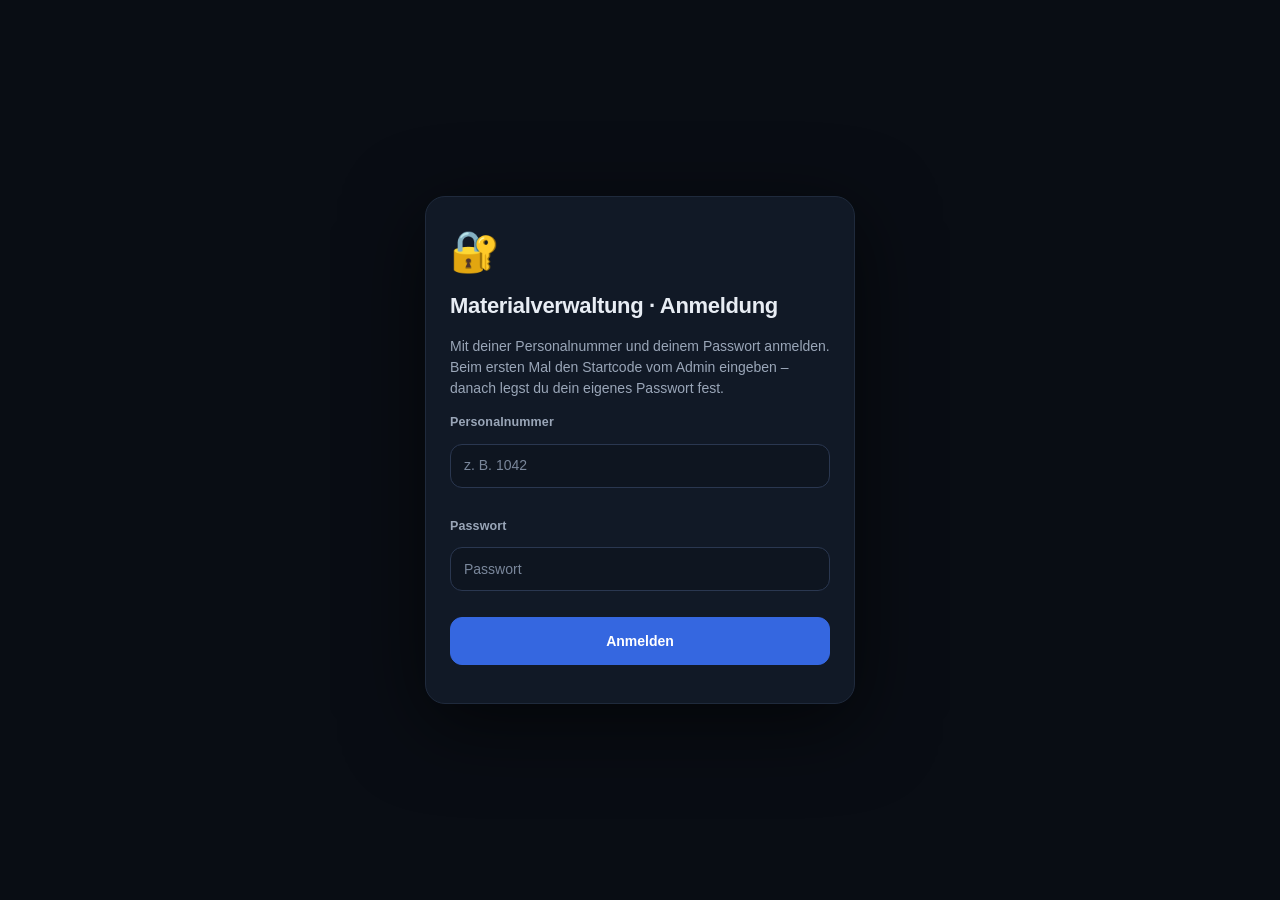
<file: index.html>
<!DOCTYPE html>

<html lang="de">
<head>
<meta charset="utf-8"/>
<meta content="width=device-width, initial-scale=1, maximum-scale=1, minimum-scale=1, user-scalable=no, viewport-fit=cover" name="viewport"/><style id="v51-nozoom">html,body{touch-action:pan-x pan-y;-webkit-text-size-adjust:100%;text-size-adjust:100%}@media(max-width:900px){input,select,textarea{font-size:16px!important}}</style><script id="v51-nozoom-js">["gesturestart","gesturechange","gestureend"].forEach(t=>document.addEventListener(t,e=>e.preventDefault(),{passive:false}));document.addEventListener("touchmove",e=>{if(e.touches&&e.touches.length>1)e.preventDefault();},{passive:false});</script>
<title>Materialverwaltung V45 · Wochenplan</title>
<link href="./manifest.json" rel="manifest"/>
<meta content="#0b1423" name="theme-color"/>
<meta name="app-version" content="2026-11-22-v52print"/>
<meta content="yes" name="apple-mobile-web-app-capable"/>
<meta content="black-translucent" name="apple-mobile-web-app-status-bar-style"/>
<meta content="Material" name="apple-mobile-web-app-title"/>
<style>
:root {
  --bg: #000000;
  --card: #0c1017;
  --card2: #141a26;
  --text: #f4f6f8;
  --table-text-color: #f4f6f8;
  --muted: #94a3b8;
  --border: #1e293b;
  --accent: #2563eb;
  --green: #22c55e;
  --red: #ef4444;
  --orange: #f59e0b;
  --table-header-bg: #1e3a8a;
  --table-header-text: #ffffff;
  --table-row-even: #080c14;
  --table-row-odd: #111a2e;
  --table-row-hover: #1e293b;
  --radius: 18px;
}

* {
  box-sizing: border-box;
  -webkit-tap-highlight-color: transparent;
}

body {
  margin: 0;
  background: var(--bg);
  color: var(--text);
  font-family:
    -apple-system,
    BlinkMacSystemFont,
    "Segoe UI",
    Roboto,
    Helvetica,
    Arial,
    sans-serif;
}

button,
input,
select {
  font: inherit;
}

button {
  cursor: pointer;
}

.app {
  max-width: 950px;
  margin: auto;
  padding-bottom: 100px;
}

header {
  padding: 18px 18px 10px;
  position: sticky;
  top: 0;
  z-index: 20;
  background: rgba(0,0,0,.92);
  backdrop-filter: blur(14px);
}

.header-row {
  display: flex;
  align-items: center;
  justify-content: space-between;
  gap: 12px;
}

.header-title {
  min-width: 0;
}

h1 {
  font-size: 27px;
  margin: 0;
}

.subtitle {
  color: var(--muted);
  margin-top: 5px;
  font-size: 14px;
}

.admin-button {
  border: 1px solid var(--border);
  background: var(--card);
  color: var(--text);
  border-radius: 13px;
  padding: 10px 12px;
  font-size: 13px;
  font-weight: 700;
  white-space: nowrap;
}

.admin-button.active {
  border-color: var(--green);
  background: rgba(34,197,94,.14);
  color: var(--green);
}

.header-actions {
  display: flex;
  align-items: flex-end;
  gap: 8px;
  flex-shrink: 0;
}
.version-box {
  display: flex;
  flex-direction: column;
  align-items: flex-end;
  gap: 4px;
  max-width: 175px;
}
.version-status {
  border: 1px solid var(--border);
  background: var(--card);
  color: var(--muted);
  border-radius: 999px;
  padding: 6px 9px;
  font-size: 11px;
  font-weight: 750;
  line-height: 1.2;
  white-space: nowrap;
}
.version-status.online {
  color: #86efac;
  border-color: rgba(34,197,94,.45);
  background: rgba(22,163,74,.12);
}
.version-status.update {
  color: #fcd34d;
  border-color: rgba(245,158,11,.5);
  background: rgba(245,158,11,.12);
}
.version-status.offline {
  color: #fca5a5;
  border-color: rgba(239,68,68,.45);
  background: rgba(239,68,68,.10);
}
.app-version-label {
  color: var(--muted);
  font-size: 9px;
  text-align: right;
  overflow-wrap: anywhere;
}
.reload-app-button {
  border: 0;
  border-radius: 8px;
  padding: 5px 8px;
  background: var(--accent);
  color: white;
  font-size: 11px;
  font-weight: 700;
}
@media (max-width: 520px) {
  header { padding: 12px 10px 9px; }
  .header-row { gap: 7px; }
  h1 { font-size: 21px; }
  .subtitle { font-size: 12px; }
  .header-actions { gap: 5px; }
  .version-box { max-width: 125px; }
  .version-status { padding: 6px 7px; font-size: 10px; }
  .app-version-label { font-size: 8px; }
  .admin-button { padding: 8px 9px; font-size: 12px; }
}

.content {
  padding: 14px 16px;
}

.tabs {
  display: grid;
  grid-template-columns: repeat(3, 1fr);
  gap: 7px;
  margin-bottom: 18px;
}

.tab {
  border: 1px solid var(--border);
  background: var(--card);
  color: var(--muted);
  padding: 13px 5px;
  border-radius: 13px;
  font-size: 13px;
}

.tab.active {
  background: var(--accent);
  border-color: var(--accent);
  color: white;
  font-weight: 700;
}

/* Blauer Original-Montagebericht ist in der index.html eingebettet. */
.report-tab-link {
  display: flex;
  align-items: center;
  justify-content: center;
  text-decoration: none;
  text-align: center;
}

.card {
  background: var(--card);
  border: 1px solid var(--border);
  border-radius: var(--radius);
  padding: 17px;
  margin-bottom: 13px;
}

.card h2 {
  margin: 0 0 5px;
  font-size: 20px;
}

.muted {
  color: var(--muted);
}

.dashboard {
  display: grid;
  grid-template-columns: repeat(3, 1fr);
  gap: 9px;
  margin-bottom: 14px;
}

.stat-card {
  background: var(--card);
  border: 1px solid var(--border);
  border-radius: 16px;
  padding: 14px 10px;
  text-align: center;
}

.stat-icon {
  font-size: 22px;
}

.stat-number {
  font-size: 24px;
  font-weight: 800;
  margin-top: 3px;
}

.stat-label {
  color: var(--muted);
  font-size: 11px;
  margin-top: 2px;
}

.material-card {
  display: flex;
  align-items: center;
  justify-content: space-between;
  gap: 12px;
}

.material-info {
  min-width: 0;
}

.material-name {
  font-size: 17px;
  font-weight: 800;
}

.material-unit {
  color: var(--muted);
  font-size: 12px;
  margin-top: 3px;
}

.material-stock {
  text-align: right;
  white-space: nowrap;
}

.material-stock-number {
  font-size: 24px;
  font-weight: 800;
}

.material-stock-unit {
  color: var(--muted);
  font-size: 12px;
}

.search-box {
  position: relative;
  margin: 12px 0;
}

.search-box input {
  padding-left: 42px;
}

.search-icon {
  position: absolute;
  left: 14px;
  top: 50%;
  transform: translateY(-50%);
  color: var(--muted);
}

.btn {
  border: 0;
  border-radius: 14px;
  padding: 12px 14px;
  font-weight: 700;
  color: white;
  background: var(--card2);
  display: inline-flex;
  align-items: center;
  justify-content: center;
  text-decoration: none;
  gap: 6px;
}

.btn.primary {
  background: var(--accent);
}

.btn.green {
  background: var(--green);
}

.btn.red {
  background: var(--red);
}

.btn.orange {
  background: var(--orange);
  color: #111;
}

.btn.full {
  width: 100%;
  margin-top: 10px;
}

.btn.small {
  padding: 8px 10px;
  font-size: 12px;
}

.direction-buttons {
  display: grid;
  grid-template-columns: 1fr;
  gap: 10px;
  margin-top: 12px;
}

.direction-btn {
  width: 100%;
  border: 2px solid var(--border);
  border-radius: 16px;
  padding: 18px 14px;
  background: var(--card2);
  color: var(--text);
  font-weight: 800;
  font-size: 17px;
  text-align: left;
}

.direction-btn.active {
  border-color: var(--accent);
  background: rgba(59,130,246,.16);
}

.direction-icon {
  font-size: 25px;
  margin-right: 8px;
}

.route-box {
  margin-top: 15px;
  padding: 14px;
  border-radius: 14px;
  background: var(--card2);
  border: 1px solid var(--border);
  text-align: center;
  font-weight: 700;
}

input,
select {
  width: 100%;
  background: var(--card2);
  border: 1px solid var(--border);
  color: var(--text);
  border-radius: 13px;
  padding: 14px;
  outline: none;
}

input:focus,
select:focus {
  border-color: var(--accent);
}

label {
  display: block;
  margin: 13px 0 7px;
  font-size: 13px;
  color: var(--muted);
}

.site-stock {
  margin-top: 13px;
  border-top: 1px solid var(--border);
  padding-top: 12px;
}

.site-material {
  display: flex;
  justify-content: space-between;
  gap: 10px;
  padding: 8px 0;
  border-bottom: 1px dashed rgba(255,255,255,0.05);
}

.badge {
  display: inline-block;
  padding: 5px 9px;
  border-radius: 10px;
  background: var(--card2);
  color: var(--muted);
  font-size: 12px;
}

.admin-badge {
  display: inline-block;
  padding: 6px 10px;
  border-radius: 10px;
  background: rgba(34,197,94,.14);
  color: var(--green);
  font-size: 12px;
  font-weight: 700;
  margin-top: 10px;
}

.filter-grid {
  display: grid;
  grid-template-columns: 1fr 1fr;
  gap: 8px;
  margin-top: 12px;
}

.movement {
  padding: 15px;
}

.movement-main {
  display: flex;
  justify-content: space-between;
  gap: 10px;
}

.movement-route {
  margin-top: 8px;
  color: var(--muted);
  font-size: 14px;
}

.movement-meta {
  margin-top: 7px;
  color: var(--muted);
  font-size: 12px;
}

.empty {
  text-align: center;
  color: var(--muted);
  padding: 35px 10px;
}

.fab {
  position: fixed;
  right: 18px;
  bottom: 22px;
  z-index: 30;
  width: 62px;
  height: 62px;
  border-radius: 50%;
  border: 0;
  background: var(--accent);
  color: white;
  font-size: 28px;
  box-shadow: 0 8px 30px rgba(0,0,0,.6);
}

.modal-bg {
  display: none;
  position: fixed;
  inset: 0;
  z-index: 100;
  background: rgba(0,0,0,.82);
  align-items: flex-end;
  justify-content: center;
}

.modal-bg.show {
  display: flex;
}

.modal {
  width: 100%;
  max-width: 700px;
  background: var(--card);
  border-radius: 24px 24px 0 0;
  padding: 22px 18px 30px;
  max-height: 92vh;
  overflow-y: auto;
}

.modal-head {
  display: flex;
  justify-content: space-between;
  align-items: center;
}

.close {
  border: 0;
  background: var(--card2);
  color: white;
  width: 38px;
  height: 38px;
  border-radius: 50%;
  font-size: 20px;
}

.notice {
  padding: 12px;
  border-radius: 12px;
  background: var(--card2);
  margin-top: 12px;
  color: var(--muted);
  font-size: 14px;
}

.employee-row {
  display: grid;
  grid-template-columns: 1fr auto;
  gap: 8px;
}

.loading {
  text-align: center;
  padding: 30px;
  color: var(--muted);
}

.hidden {
  display: none !important;
}

.site-directory-search { margin-top: 14px; }
.site-details { display:grid; grid-template-columns:1fr; gap:8px; margin-top:12px; }
.site-detail { display:flex; gap:9px; align-items:flex-start; color:var(--muted); font-size:14px; overflow-wrap:anywhere; }
.site-detail strong { color:var(--text); font-weight:700; }
.site-detail-icon { width:20px; flex:0 0 20px; text-align:center; }

.view-toggle {
  display: flex;
  gap: 6px;
  background: var(--card2);
  padding: 5px;
  border-radius: 14px;
  border: 1px solid var(--border);
  margin-top: 12px;
}
.view-toggle-btn {
  flex: 1;
  padding: 9px 8px;
  border: none;
  background: transparent;
  color: var(--muted);
  border-radius: 10px;
  font-size: 13px;
  font-weight: 700;
  cursor: pointer;
  transition: all 0.2s;
  text-align: center;
}
.view-toggle-btn.active {
  background: var(--accent);
  color: white;
}

/* TABELLE MIT BLAUEN STREIFEN & SCHWARZEM HINTERGRUND */
.paper-table-container {
  overflow-x: auto;
  border-radius: 12px;
  border: 2px solid #1e3a8a;
  background: #000000;
  margin-top: 14px;
  box-shadow: 0 4px 20px rgba(0,0,0,0.7);
}
.paper-table {
  width: 100%;
  border-collapse: collapse;
  font-size: 13.5px;
  text-align: left;
  white-space: nowrap;
}
.paper-table th {
  background: var(--table-header-bg);
  color: var(--table-header-text);
  padding: 12px 14px;
  font-weight: 800;
  font-size: 14px;
  border: 1px solid #2563eb;
  letter-spacing: 0.3px;
}
.paper-table td {
  padding: 11px 14px;
  border: 1px solid #1e293b;
  color: var(--table-text-color, var(--text));
  font-weight: 600;
  background-color: var(--table-row-even);
}
.paper-table tr:nth-child(odd) td {
  background-color: var(--table-row-odd);
}
.paper-table tr:hover td {
  background-color: var(--table-row-hover);
}
.paper-table .highlight-cell {
  font-weight: 800;
  color: #60a5fa;
}

.table-toolbar {
  display: flex;
  justify-content: space-between;
  align-items: center;
  gap: 10px;
  flex-wrap: wrap;
  margin-top: 12px;
}

.site-list-item {
  background: var(--card);
  border: 1px solid var(--border);
  border-radius: 14px;
  padding: 14px 16px;
  margin-bottom: 8px;
  cursor: pointer;
  transition: all 0.2s ease;
}
.site-list-item:hover {
  border-color: var(--accent);
}

/* Kabelkarten und übersichtliches Lager-Stücke-Overlay */
.material-card-clickable {
  cursor: pointer;
  transition: border-color .18s ease, transform .18s ease;
  border: 1px solid var(--border);
}
.material-card-clickable:hover, .material-card-clickable:focus-visible {
  border-color: var(--accent);
  outline: none;
  transform: translateY(-1px);
}
.material-card-hint {
  display:flex; justify-content:space-between; align-items:center; gap:8px;
  color:var(--muted); font-size:12px; padding-top:9px; border-top:1px solid var(--border);
}
.warehouse-piece-modal { max-width:620px; }
.warehouse-piece-summary {
  display:grid; grid-template-columns:1fr 1fr; gap:10px; margin:14px 0;
}
.warehouse-piece-stat {
  padding:14px; border-radius:14px; background:var(--card2); border:1px solid var(--border);
}
.warehouse-piece-stat strong { display:block; font-size:23px; margin-top:4px; }
.warehouse-piece-row {
  display:grid; grid-template-columns:34px minmax(0,1fr) auto; gap:9px; align-items:center;
  padding:10px; margin:8px 0; border:1px solid var(--border); border-radius:13px; background:var(--card2);
}
.warehouse-piece-number { color:var(--muted); font-weight:800; text-align:center; }
.warehouse-piece-row input { padding:10px; }
.warehouse-piece-row .btn { padding:9px 10px; }
.warehouse-piece-empty { text-align:center; padding:22px 12px; color:var(--muted); border:1px dashed var(--border); border-radius:13px; }
@media (max-width:420px) {
  .warehouse-piece-row { grid-template-columns:26px minmax(0,1fr) auto; gap:6px; padding:8px; }
  .warehouse-piece-row .btn { padding:8px; }
}

/* Komfortables Overlay für Einzelstücke */
.piece-manager-card {
  margin-top: 14px;
  padding: 14px;
  border-radius: 16px;
  background: var(--card);
  border: 1px solid var(--border);
}
.piece-manager-top {
  display: flex;
  align-items: flex-start;
  justify-content: space-between;
  gap: 12px;
}
.piece-manager-title {
  font-weight: 800;
  font-size: 14px;
}
.piece-split-controls {
  display: flex;
  align-items: end;
  gap: 10px;
  margin: 12px 0;
  padding: 12px;
  border: 1px solid var(--border);
  border-radius: 13px;
  background: var(--card2);
}
.piece-split-controls label { margin-top: 0; }
.piece-split-controls input { font-size: 17px; font-weight: 700; }
.piece-split-controls .btn { min-height: 46px; white-space: nowrap; }
@media (max-width: 420px) {
  .piece-split-controls { gap: 7px; padding: 9px; }
  .piece-split-controls .btn { padding: 10px 11px; font-size: 13px; }
}
.piece-manager-summary {
  margin-top: 12px;
  padding: 12px;
  border-radius: 12px;
  background: var(--card2);
  border: 1px solid var(--border);
}
.piece-manager-preview {
  display: grid;
  gap: 6px;
  margin-top: 10px;
}
.piece-preview-row {
  display: flex;
  justify-content: space-between;
  gap: 12px;
  color: var(--muted);
  font-size: 13px;
}
.piece-preview-row strong { color: var(--text); }
.piece-manager-layer { z-index: 130; }
.piece-manager-modal {
  max-width: 620px;
}
.piece-editor-intro {
  margin: 12px 0;
  padding: 12px;
  border-radius: 13px;
  background: var(--card2);
  color: var(--muted);
  font-size: 13px;
  line-height: 1.45;
}
.piece-editor-total {
  display: flex;
  align-items: center;
  justify-content: space-between;
  gap: 12px;
  margin: 12px 0;
  padding: 15px;
  border-radius: 14px;
  background: rgba(37,99,235,.16);
  border: 1px solid rgba(37,99,235,.55);
}
.piece-editor-total strong { font-size: 23px; }
.piece-entry {
  margin: 10px 0;
  padding: 13px;
  border: 1px solid var(--border);
  border-radius: 15px;
  background: var(--card2);
}
.piece-entry-head {
  display: flex;
  align-items: center;
  justify-content: space-between;
  gap: 8px;
  margin-bottom: 8px;
  font-size: 13px;
  font-weight: 800;
}
.piece-entry-fields {
  display: grid;
  grid-template-columns: minmax(0, .85fr) minmax(0, 1.4fr);
  gap: 10px;
}
.piece-entry label {
  margin: 2px 0 6px;
  font-size: 12px;
}
.piece-entry input {
  padding: 13px 11px;
  font-size: 17px;
  font-weight: 700;
}
.piece-entry-footer {
  display: flex;
  align-items: center;
  justify-content: space-between;
  gap: 8px;
  margin-top: 10px;
  font-size: 13px;
  color: var(--muted);
}
.piece-entry-footer strong { color: var(--text); }
.piece-editor-actions {
  display: grid;
  grid-template-columns: 1fr 1fr;
  gap: 8px;
  margin-top: 14px;
}
.piece-editor-actions .btn { min-height: 48px; }
.site-list-header {
  display: flex;
  justify-content: space-between;
  align-items: center;
}
.site-list-name {
  font-weight: 700;
  font-size: 16px;
}

.custom-col-item {
  display: flex;
  align-items: center;
  justify-content: space-between;
  background: var(--card2);
  padding: 10px 12px;
  border-radius: 12px;
  margin-bottom: 8px;
  border: 1px solid var(--border);
}

@media (min-width: 701px) {
  .modal-bg {
    align-items: center;
  }

  .modal {
    border-radius: 24px;
    max-height: 85vh;
  }
}

.booking-amount-overflow {
  color: #dc2626 !important;
  border: 2px solid #dc2626 !important;
  font-weight: 700 !important;
}


.vehicle-grid { display:grid; grid-template-columns:repeat(auto-fit,minmax(150px,1fr)); gap:10px; margin-top:14px; }
.vehicle-card { display:flex; flex-direction:column; align-items:flex-start; gap:5px; text-align:left; border:1px solid var(--border); background:var(--card2); color:var(--text); border-radius:14px; padding:14px; cursor:pointer; }
.vehicle-card.selected { border:2px solid var(--accent); }
.vehicle-card-icon { font-size:25px; }
.vehicle-card-name { font-weight:800; }
.vehicle-card strong { color:var(--accent); font-size:13px; }
.vehicle-item-list { display:flex; flex-direction:column; gap:10px; margin-top:14px; }
.vehicle-item { display:flex; align-items:center; justify-content:space-between; gap:12px; border:1px solid var(--border); background:var(--card2); border-radius:12px; padding:13px; }
.vehicle-item-done { opacity:.72; }
.vehicle-item-main { min-width:0; display:flex; flex-direction:column; gap:5px; }
.vehicle-item-amount { color:var(--accent); font-weight:800; }
.vehicle-item-note { font-size:12px; margin-top:3px; }
.vehicle-item-actions { display:flex; flex-wrap:wrap; gap:6px; justify-content:flex-end; }
.note-card { border:1px solid var(--border); background:var(--card); border-radius:15px; padding:15px; margin:10px 0; }
.note-card.note-done { opacity:.7; }
.note-card-top { display:flex; justify-content:space-between; align-items:flex-start; gap:10px; }
.note-card-title { font-weight:800; font-size:17px; overflow-wrap:anywhere; }
.note-card-body { white-space:pre-wrap; overflow-wrap:anywhere; margin-top:9px; line-height:1.45; }
.site-order-actions { display:flex; flex-direction:column; gap:4px; }
.site-order-actions .btn { min-width:36px; padding:5px 8px; }
@media (max-width:600px) { .vehicle-item { align-items:flex-start; flex-direction:column; } .vehicle-item-actions { width:100%; justify-content:flex-start; } }

/* Die Berichtsseite wird innerhalb der einen index.html eingeblendet. */
#reportOverlay[hidden] { display:none !important; }
#reportOverlay { position:fixed; inset:0; z-index:2000; background:#0b0d10; }
#reportFrame { width:100%; height:100%; border:0; display:block; background:#0b0d10; }

#accountGate{position:fixed;inset:0;z-index:9999;background:#090d14;display:flex;align-items:center;justify-content:center;padding:18px}
#accountGate[hidden]{display:none!important}
.account-card{width:min(100%,430px);background:var(--card);border:1px solid var(--border);border-radius:20px;padding:24px;box-shadow:0 20px 80px #0009}
.account-card h2{font-size:22px;margin:8px 0 12px}
.account-card p{font-size:14px;line-height:1.5;color:var(--muted)}
.account-card .account-logo{font-size:40px}
.account-card input{width:100%;font-size:16px;min-height:48px;background:var(--card2);color:var(--text);padding:12px;border:1px solid var(--border);border-radius:10px;margin:5px 0 16px}
.account-management{margin-top:20px;border:1px solid var(--border);border-radius:15px;padding:14px;background:var(--card2)}
.account-management h3{margin-top:0}.account-management input{width:100%;min-height:42px}
.account-list-row{display:flex;justify-content:space-between;align-items:center;gap:10px;border-bottom:1px solid var(--border);padding:10px 0;font-size:13px}
.account-list-row button{flex-shrink:0}

/* V25 Stundenzettel */
.ts-heading{display:flex;justify-content:space-between;align-items:center;flex-wrap:wrap;gap:12px;margin:4px 0 18px}
.ts-heading h2{margin:0;font-size:23px}.ts-heading p{margin:4px 0 0;color:var(--muted,#a5b6c7);font-size:13px}
.ts-card{background:linear-gradient(150deg,#13243c,#0d1729);border:1px solid #2a405e;border-radius:16px;padding:16px;margin:0 0 14px}
.ts-row{display:grid;grid-template-columns:repeat(2,minmax(0,1fr));gap:12px}
.ts-field{min-width:0}.ts-field label{display:block;color:#aebed3;font-size:12px;margin:0 0 5px}
.ts-field input,.ts-field select,.ts-field textarea{width:100%;padding:11px 10px;border:1px solid #364a65;border-radius:10px;background:#0b1628;color:#f1f6ff;font:inherit;min-width:0}
.ts-field textarea{resize:vertical;min-height:58px}.ts-day{border:1px solid #2d4260;border-radius:13px;margin:10px 0;overflow:hidden}
.ts-day summary{display:flex;align-items:center;justify-content:space-between;gap:7px;cursor:pointer;list-style:none;padding:13px 14px;background:#172841;font-weight:700}
.ts-day summary::-webkit-details-marker{display:none}.ts-day-body{padding:13px}.ts-entry{border:1px solid #253e59;border-radius:12px;padding:10px;margin:10px 0;background:#101d30}
.ts-entry-header{display:flex;justify-content:space-between;gap:8px;align-items:center;margin-bottom:8px;font-size:13px;color:#bfd3e9}
.ts-actions{display:flex;gap:9px;flex-wrap:wrap;margin:14px 0}.ts-actions button{min-height:42px}
.ts-total{font-size:22px;font-weight:800;color:#85b8ff}.ts-hint{font-size:12px;color:#aebed3;line-height:1.55}
@media(max-width:540px){.ts-row{grid-template-columns:1fr}.ts-heading h2{font-size:20px}}

/* V27: Lager-Finder und geordnete Kategorien */
.warehouse-filterbar{display:flex;gap:8px;flex-wrap:wrap;margin:12px 0}
.warehouse-filterbar button{padding:9px 13px;border:1px solid #304767;background:#10233e;color:#dce9fd;border-radius:22px;cursor:pointer;font:inherit;font-size:13px}
.warehouse-filterbar button.active{background:#146be8;border-color:#529cff;color:white}
.warehouse-category{margin:12px 0;border:1px solid #263c58;border-radius:15px;overflow:hidden;background:#0e1c30}
.warehouse-category summary{padding:13px 15px;display:flex;justify-content:space-between;align-items:center;cursor:pointer;font-weight:700;background:#172941}
.warehouse-category .material-card{margin:9px 11px}
.warehouse-category summary::-webkit-details-marker{display:none}
.warehouse-count{font-size:12px;color:#a9bed7}
/* V27: Stundenzettel */
.ts-entry-kind{grid-column:1/-1}.ts-entry-kind select{font-weight:650}
.ts-entry-hint{font-size:12px;color:#a9bed7;margin:0 0 8px}
.ts-inline-check{display:flex;align-items:center;gap:10px;padding:12px 10px;border-radius:10px;background:#0b1628;border:1px solid #364a65}
.ts-inline-check input{width:19px;height:19px;accent-color:#2386f8}
.ts-templates{border:1px solid #395579;border-radius:14px;padding:14px;margin-bottom:16px;background:#12253d}
.ts-templates-list{display:flex;flex-wrap:wrap;gap:8px;margin:10px 0}
.ts-templates-list span{display:inline-flex;gap:8px;align-items:center;border:1px solid #405772;border-radius:16px;padding:5px 9px}
.ts-templates-list button{background:none;border:0;color:#ffb3b3;cursor:pointer;font-weight:800}

/* V29: bewusst reduzierte Wochenübersicht mit einzelnen Tagesformularen */
.ts29-head{display:flex;align-items:center;justify-content:space-between;gap:12px;margin:0 0 15px}
.ts29-head h2{margin:0;font-size:23px;letter-spacing:-.025em}
.ts29-head p{font-size:13px;color:#a8bdd7;margin:4px 0 0}
.ts29-summary{border:1px solid #3c608b;background:linear-gradient(138deg,#193958,#10233e);padding:21px;border-radius:20px;margin-bottom:17px}
.ts29-week-title{font-size:24px;font-weight:850;letter-spacing:-.03em}
.ts29-tag{border-radius:99px;border:1px solid #5379a3;font-size:11px;padding:5px 9px;color:#c1e1ff}
.ts29-week-meta{color:#adc5de;font-size:13px;margin:7px 0 19px}
.ts29-summary .ts29-actions{display:flex;flex-wrap:wrap;gap:9px}
.ts29-actions button{min-height:44px}
.ts29-stat{display:flex;justify-content:space-between;align-items:center;padding:10px 0 0;border-top:1px solid #395877;margin-top:15px}
.ts29-stat strong{font-size:22px;color:#9dc9ff}
.ts29-week-list{display:flex;flex-direction:column;gap:9px}
.ts29-week{display:flex;gap:12px;align-items:center;justify-content:space-between;width:100%;text-align:left;padding:14px;border-radius:13px;background:#14273e;border:1px solid #2f4765;color:#f1f7ff;cursor:pointer;font:inherit}
.ts29-week:hover{border-color:#608ec6;background:#1a3351}
.ts29-week .ts29-week-name{font-weight:750;display:block}
.ts29-week small{display:block;color:#afc4dc;margin-top:4px}
.ts29-week .ts29-week-hours{font-weight:800;font-size:15px;white-space:nowrap}
.ts29-week .ts29-week-icon{color:#7faeed}
.ts29-editor-top{display:flex;align-items:center;gap:12px;margin-bottom:15px}
.ts29-editor-top button{white-space:nowrap}
.ts29-day-picker{display:grid;grid-template-columns:repeat(7,minmax(0,1fr));gap:5px;margin:12px 0 16px}
.ts29-day-picker button{min-width:0;background:#102239;border:1px solid #304869;color:#c6d9ef;border-radius:11px;padding:10px 1px;font:inherit;cursor:pointer}
.ts29-day-picker button.active{background:#1767c8;border-color:#56a6ff;color:#fff}
.ts29-day-picker strong,.ts29-day-picker small{display:block}.ts29-day-picker strong{font-size:12px}.ts29-day-picker small{font-size:10px;opacity:.85}
.ts29-entry{border:1px solid #355277;border-radius:14px;background:#122239;padding:12px;margin:11px 0}
.ts29-entry-title{display:flex;justify-content:space-between;align-items:center;gap:10px;font-weight:750;margin-bottom:9px}
.ts29-archive{margin-top:22px}.ts29-archive h3{font-size:16px;margin-bottom:12px}
.ts29-archive-note{color:#aebed1;font-size:12px;line-height:1.5}
.ts29-status{font-size:12px;color:#b2c7e1;line-height:1.5}
.ts29-pane{border:1px solid #2c425e;background:#111f32;border-radius:16px;padding:15px;margin:12px 0}
.ts29-pane .ts-row{margin-top:8px}.ts29-pane .ts-field label{font-size:12px}
@media(max-width:420px){.ts29-summary{padding:16px}.ts29-week-title{font-size:21px}.ts29-day-picker button{padding:9px 0}}

.mv30-list{display:grid;gap:9px;margin:15px 0}.mv30-item{display:flex;justify-content:space-between;gap:12px;align-items:center;padding:12px;border:1px solid #38455d;border-radius:12px;margin:8px 0}.mv30-item div{min-width:0}.mv30-item small{color:#9daec5}.mv30-diff{max-height:320px;overflow:auto;white-space:pre-wrap;overflow-wrap:anywhere;font-size:12px;background:#101a29;padding:10px;border-radius:8px}.mv30-item summary{cursor:pointer}

.mv30-diffrow{padding:9px;border-bottom:1px solid #3b4859;overflow-wrap:anywhere;font-size:13px}.mv30-diffrow strong{display:block;margin-bottom:4px;color:#add4ff}.mv30-modal{position:fixed;inset:0;background:#000d;z-index:5000;display:none;justify-content:center;align-items:center;padding:12px}.mv30-modalbox{background:#162238;color:#fff;border:1px solid #435471;border-radius:15px;padding:15px;max-height:90vh;overflow:auto;width:min(700px,100%)}

.desk31-sidebar,.desk31-table,.desk31-weekgrid,.desk31-dashboard{display:none}
@media(min-width:1100px){
:root{--desk-width:238px;--bg:#0b1321}
body{background:#0b1321!important}.desktop31-mobile{display:none!important}.app{max-width:none!important;margin:0 0 0 var(--desk-width)!important;min-height:100vh;padding-bottom:32px!important}.content{max-width:1700px;margin:auto;padding:28px 32px!important}.app>header{background:#101c2c!important;border-bottom:1px solid #26364c;padding:15px 32px!important;z-index:40}.header-title h1{font-size:20px}.header-title .subtitle{font-size:12px}.bottom-nav,.fab,.more-sheet,.more-backdrop{display:none!important}
.desk31-sidebar{display:flex;flex-direction:column;position:fixed;inset:0 auto 0 0;width:var(--desk-width);background:#0e1b2c;border-right:1px solid #283b52;padding:22px 13px;z-index:100;overflow:auto;gap:5px}.desk31-brand{display:flex;gap:10px;align-items:center;padding:4px 5px 24px}.desk31-brand>span{background:#16417d;color:#7ccaff;border-radius:10px;padding:8px;font-size:20px}.desk31-brand strong{font-size:14px;display:block}.desk31-brand small,.desk31-bottom small{font-size:11px;color:#93a9c3;display:block;margin-top:4px}.desk31-caption{font-size:10px;color:#8094ad;letter-spacing:1.5px;padding:8px 11px}.desk31-link{display:flex;align-items:center;gap:11px;width:100%;border:1px solid transparent;background:transparent;color:#abc0d7;text-align:left;padding:11px 10px;border-radius:8px;font-size:13px;font-weight:600;min-height:44px}.desk31-link[hidden]{display:none!important}.desk31-link:hover{background:#1a2c43;color:#fff}.desk31-link.active{background:#133f7c;border-color:#265c9d;color:#e7f3ff}.desk31-link svg{flex:none}.desk31-bottom{margin-top:auto;padding-top:17px;border-top:1px solid #283b52}.desk31-book{width:100%;background:#1675e9;border:1px solid #428ff1;color:white;border-radius:8px;padding:12px;font-weight:700;margin-bottom:8px}.desk31-bottom small{padding-left:10px}
.home-hello{background:none!important;border:0!important;box-shadow:none!important;padding:0 0 18px!important;margin:0!important}.home-hello h2{font-size:30px!important}.home-tiles{grid-template-columns:repeat(4,minmax(0,1fr))!important;gap:16px}.home-tile{border-radius:12px!important;min-height:158px!important;padding:18px!important;box-shadow:none!important}.home-tile strong{font-size:30px!important}.home-actions{margin:20px 0!important}.card,.ts29-summary,.ts29-entry,.ts29-pane{border-radius:12px!important;box-shadow:none!important;background:#142235!important}.dashboard{gap:14px!important}.home-activities{border:1px solid #293b51;border-radius:12px;overflow:hidden}.home-activity{border-radius:0!important;margin:0!important}.desk31-dashboard{display:grid;grid-template-columns:repeat(3,minmax(0,1fr));gap:14px;margin:18px 0 24px}.desk31-metric{background:#142235;border:1px solid #2b3e55;border-radius:12px;padding:18px}.desk31-metric small{color:#9cafc7;display:block}.desk31-metric strong{display:block;font-size:29px;margin:9px 0 0;font-variant-numeric:tabular-nums}
.warehouse-category{display:none!important}.desk31-table{display:block;background:#111d2d;border:1px solid #2b3e55;border-radius:12px;overflow:auto}.desk31-table table{width:100%;border-collapse:collapse;text-align:left;min-width:650px;font-size:14px}.desk31-table th{background:#182b43;color:#a9c1de;padding:14px 16px;border-bottom:1px solid #30435a;white-space:nowrap}.desk31-table td{padding:13px 16px;border-bottom:1px solid #24354a}.desk31-table tbody tr:hover{background:#1b304a}.desk31-table tbody tr:last-child td{border-bottom:0}.desk31-table td:nth-child(4){text-align:right;font-variant-numeric:tabular-nums;font-weight:700}.desk31-table td button{border:0;background:transparent;color:#8fc7ff;font-weight:600;text-align:left;padding:4px 0}.desk31-table th button{color:inherit;background:none;border:0;font-weight:700;padding:0}.desk31-table td:nth-child(2){color:#9fc4f5}.warehouse-filterbar{flex-wrap:wrap!important;overflow:visible!important}
#stundenzettel .ts29-week-list.desk31-daylist{display:none}.desk31-weekgrid{display:grid;grid-template-columns:repeat(7,minmax(0,1fr));gap:9px;margin:17px 0}.desk31-day{display:flex;flex-direction:column;text-align:left;gap:9px;min-height:140px;border:1px solid #30445e;border-radius:10px;background:#142235;color:#e7eef8;padding:13px}.desk31-day:hover{border-color:#64aaff}.desk31-day small{color:#9eb1c9}.desk31-day strong{font-size:23px;letter-spacing:-.5px;color:#c5ddff}.desk31-day span{font-size:12px;color:#9eb1c9}.ts29-editor-top{margin-bottom:20px}.ts29-entry{max-width:1000px}.ts29-week-list{max-width:1000px}.ts29-summary{max-width:none!important}.mv30-list{gap:0!important}.mv30-item{margin:0!important;border-radius:0!important;border:0!important;border-bottom:1px solid #2b3e55!important;padding:15px 8px!important}.mv30-item:last-child{border-bottom:0!important}.mv30-item>div:first-child{display:grid;grid-template-columns:minmax(130px,1fr) minmax(160px,1.5fr) minmax(110px,1fr);align-items:center;gap:12px;flex:1}.mv30-item>div:last-child{flex-shrink:0}.modal{max-width:760px!important}.modal-bg .modal{max-height:90vh;overflow:auto}#reportOverlay{left:var(--desk-width)!important;z-index:90!important}body:has(#reportOverlay:not([hidden])) .desk31-link[data-desk="bericht"]{background:#133f7c;color:#fff}body:has(#reportOverlay:not([hidden])) .desk31-link.active:not([data-desk="bericht"]){background:transparent;border-color:transparent;color:#abc0d7}
}
@media(min-width:1100px) and (max-width:1350px){:root{--desk-width:210px}.content{padding:22px!important}.desk31-weekgrid{grid-template-columns:repeat(4,minmax(0,1fr))}.mv30-item>div:first-child{display:block}.home-tile{padding:13px!important}}
</style>
<style>.v32layout{display:grid;grid-template-columns:minmax(240px,340px) minmax(0,1fr);gap:14px;align-items:start}.v32list{display:grid;gap:12px;max-height:78vh;overflow:auto}.v32legend{display:flex;gap:10px;flex-wrap:wrap;font-size:12px}.v32green{color:#46d486}.v32yellow{color:#ffcd42}.v32red{color:#ff7777}.v32person{background:#152438;border:1px solid #34485e;border-radius:10px;padding:9px;margin:8px 0}.v32person summary{cursor:pointer;font-weight:650;padding:8px}.v32report{display:flex;align-items:center;gap:12px;text-align:left;width:100%;background:#101c2b;color:#e9f2ff;border:1px solid #2d4159;border-radius:8px;margin:6px 0;padding:12px}.v32report.selected{border-color:#54a7ff;background:#142e4d}.v32report>span:first-child{font-size:23px;font-weight:bold;width:24px;text-align:center}.v32report small{display:block;color:#a4b5c9}.v32paper{min-width:0}.v32paper iframe{width:100%;height:80vh;border:1px solid #30465f;border-radius:12px;background:#0c1624}.v32paper iframe[hidden]{display:none}#v32Empty{padding:28px;color:#9fb3cb} @media(max-width:800px){.v32layout{grid-template-columns:1fr}.v32list{max-height:40vh}.v32paper iframe{height:80vh}}</style><style>
#pruefbereich{color:#e7effc}#pruefbereich *{box-sizing:border-box}#pruefbereich [hidden]{display:none!important}.v33workspace{max-width:none}.v33top{display:flex;align-items:center;gap:18px;margin:0 0 12px}.v33top h2{font-size:25px;margin:2px 0}.v33eyebrow{font-size:10px;letter-spacing:1.4px;color:#8ea7c2}.v33topcounts{margin-left:auto;display:flex;gap:14px;font-weight:700;font-size:15px}.v33grid{display:grid;grid-template-columns:minmax(180px,.85fr) minmax(220px,1.05fr) minmax(0,2.8fr);gap:10px;align-items:stretch;min-height:70vh}.v33pane{background:#101e30;border:1px solid #293f59;border-radius:10px;overflow:hidden;min-width:0;display:flex;flex-direction:column}.v33panehead{padding:14px 12px;border-bottom:1px solid #2a3d55}.v33pane h3{font-size:16px;margin:0 0 11px;color:#eff5ff;overflow-wrap:anywhere}.v33pane h3 span{color:#93aac6;font-weight:400}.v33pane input{width:100%;background:#0b1727;border:1px solid #304a66;border-radius:7px;color:#e8f1ff;padding:10px!important;font-size:13px}.v33scroll{padding:6px;overflow:auto;max-height:calc(100dvh - 220px);min-height:100px}.v33person,.v33report{width:100%;display:flex;align-items:center;gap:10px;background:transparent;border:1px solid transparent;border-bottom-color:#26394e;color:#e5eefb;padding:13px 9px;text-align:left;border-radius:7px;margin:2px 0;min-width:0}.v33person:hover,.v33report:hover{background:#172d47}.v33person.active,.v33report.active{background:#173961;border-color:#3b83d5;box-shadow:inset 3px 0 #51aaff}.v33avatar{width:34px;height:34px;flex:0 0 34px;background:#253e59;border-radius:50%;display:grid;place-items:center;font-size:12px;font-weight:700;color:#c6dbf3}.v33persontext,.v33reporttext{display:flex;flex-direction:column;min-width:0;gap:5px;flex:1}.v33persontext b,.v33reporttext b{font-size:13px;overflow-wrap:anywhere}.v33counts{display:flex;gap:10px;font-size:12px;font-weight:650;white-space:nowrap}.v33reporttext span,.v33reporttext small{font-size:12px;color:#a3b8d1;overflow-wrap:anywhere}.v33status{display:inline-flex;align-items:center;justify-content:center;border-radius:50%;border:1.5px solid currentColor;width:24px;height:24px;flex:0 0 24px;font-weight:800;font-size:17px;line-height:1}.v33open{color:#f4c34e}.v33later{color:#fa777e}.v33good{color:#43d99a}.v33tabs,.v33filters,.v33actions,.v33nav{display:flex;align-items:center;gap:5px;flex-wrap:wrap}.v33tab,.v33filter,.v33btn{border:1px solid #354d69;background:#17283e;border-radius:7px;color:#bed2eb;font-size:12px;font-weight:600;padding:8px 9px;min-height:34px;cursor:pointer;box-shadow:none}.v33btn:disabled{opacity:.35;cursor:default}.v33tab.active,.v33filter.active,.v33primary{background:#1768c7;border-color:#428feb;color:white}.v33filters{margin-top:9px}.v33filter{font-size:11px;padding:6px 7px;min-height:28px}.v33dochead{padding:12px;border-bottom:1px solid #2c435d}.v33docheading{display:flex;align-items:center;gap:8px;justify-content:space-between}.v33docheading>div:first-child{min-width:0}.v33docheading h3{margin:0 0 5px}.v33nav{flex-shrink:0;flex-wrap:nowrap}.v33nav .v33btn{font-size:18px;min-width:32px;padding:4px 8px}.v33nav span,.v33muted{font-size:12px;color:#9cb2cc}.v33actions{margin-top:10px;justify-content:space-between}.v33actions #v33DocStatus{display:flex;align-items:center;gap:7px;font-size:13px}.v33foot{font-size:11px;color:#90a7c3;padding:10px 12px;border-top:1px solid #273d55;margin-top:auto}.v33document iframe{border:0;width:100%;height:calc(100dvh - 340px);min-height:460px;background:#0b1625;display:block}.v33empty{display:flex;flex-direction:column;align-items:center;justify-content:center;text-align:center;min-height:420px;padding:22px;color:#9db4ce;flex:1}.v33empty strong{color:#dce9fb}.v33emptyicon{font-size:45px;color:#55789e;margin-bottom:18px}.v33noitems{color:#a0b4ce;padding:20px;font-size:13px}.v33week{padding:20px}.v33weekdays{display:grid;gap:8px;margin:14px 0}.v33weekdays>div{display:grid;grid-template-columns:1fr 1fr;gap:4px;padding:10px;background:#14283e;border-radius:6px}.v33weekdays small{grid-column:1/-1;color:#a3b8d1}.v33focus .v33grid{grid-template-columns:minmax(0,1fr)}.v33focus .v33staff,.v33focus .v33reports{display:none}.v33focus .v33document iframe{height:calc(100dvh - 300px)}
@media(min-width:1100px){body:has(#pruefbereich[style*="display: block"]) .content{max-width:none!important;padding:14px!important}body:has(#pruefbereich[style*="display: block"]) .desk31-sidebar{width:184px;padding:16px 8px}body:has(#pruefbereich[style*="display: block"]) .app{margin-left:184px!important}.v33grid{min-height:calc(100dvh - 205px)}body:has(#pruefbereich[style*="display: block"]) .desk31-brand strong{font-size:12px}}
@media(max-width:1250px){.v33grid{grid-template-columns:minmax(150px,.8fr) minmax(180px,1fr) minmax(0,2.4fr)}.v33panehead{padding:10px 7px}.v33person{gap:6px;padding:10px 5px}.v33avatar{width:27px;height:27px;flex-basis:27px}.v33nav{gap:3px}.v33docheading{flex-wrap:wrap}}
@media(max-width:950px){.v33grid{grid-template-columns:1fr 1fr}.v33document{grid-column:1/-1}.v33scroll{max-height:30vh}.v33document iframe{height:80dvh;min-height:450px}.v33top{flex-wrap:wrap}.v33topcounts{margin-left:auto}.v33focus .v33grid{grid-template-columns:1fr}}
@media(max-width:550px){.v33grid{gap:6px;grid-template-columns:minmax(0,1fr) minmax(0,1fr)}.v33top h2{font-size:21px}.v33topcounts{gap:8px;font-size:12px}.v33avatar{display:none}.v33persontext b{font-size:12px}.v33counts{gap:6px}.v33tab,.v33filter{font-size:10px;padding:5px}.v33dochead{padding:9px}.v33report{gap:6px;padding:8px 4px}.v33status{width:20px;height:20px;flex-basis:20px;font-size:14px}.v33reporttext b{font-size:12px}.v33reporttext small,.v33reporttext span{font-size:10px}}
</style><style id="v50-orders-style">
.v50-nav-icon{font-size:19px;display:inline-flex;align-items:center;justify-content:center;min-width:20px;opacity:.85}
.v50-order-form{display:grid;gap:10px;max-width:720px;margin-bottom:16px}
.v50-order-form input,.v50-order-form select{width:100%;min-height:44px}
.v50-order-form .btn{justify-self:start;margin-top:5px}
.v50-table-scroll{overflow-x:auto}
.v50-table{width:100%;border-collapse:collapse;min-width:480px}
.v50-table th,.v50-table td{text-align:left;padding:12px 10px;border-bottom:1px solid var(--line,#243246);font-size:14px}
.v50-table th{color:var(--muted,#a4b1c2);font-weight:600;white-space:nowrap}
.v50-listhead{display:flex;align-items:center;justify-content:space-between;gap:12px;flex-wrap:wrap}
.v50-listhead h2,.v50-listhead h3{margin:0}
.v50-pill{display:inline-flex;border-radius:8px;padding:4px 9px;background:#473817;color:#ffdc92;font-size:12px;font-weight:700}
.v50-pill.done{background:#163d31;color:#9cf0bf}
.v50-review{margin-bottom:16px}
.v50-review .v50-table{min-width:620px}
.v50-submitbar{display:flex;align-items:center;gap:10px;flex-wrap:wrap;margin:14px 0}
.v50-submitbar .btn{min-height:42px}
</style><style id="v34-style">.v35polier{display:inline-block;margin:2px 0 0 6px;padding:1px 6px;border-radius:6px;background:#fff3cd;color:#7a5200;font-size:.78em;font-weight:600;white-space:nowrap}
.v33reporttext .v35polier{margin-left:0}
/* V34 workspace */
.v34weeks{display:flex;gap:6px;align-items:center;flex-wrap:wrap}.v34weeks select{width:auto;max-width:100%;min-width:180px;background:#14263d;color:#e6effc;border:1px solid #344b68;border-radius:9px;padding:9px}.v34personsub{font-size:10px;color:#a8b9cf;white-space:normal}.v34noentries{opacity:.65}.v34paperwrap{flex:1;min-height:0;overflow:auto;padding:0 10px 16px;background:#0c1625}.v34paperbar{position:sticky;top:0;z-index:5;background:#132338;padding:10px 0;display:flex;gap:6px;flex-wrap:wrap;align-items:center}.v34paperhours{font-weight:700;margin-right:auto}.v34paperhint{font-size:12px;color:#b2c4db;padding:5px 0 12px}.v34paper{width:100%;max-width:920px;min-width:470px;aspect-ratio:595.2/841.68;background-size:100% 100%;background-repeat:no-repeat;position:relative;margin:0 auto 18px;box-shadow:0 4px 18px #0007;container-type:inline-size}.v34paperfield{position:absolute;display:flex;align-items:center;justify-content:flex-start;font-family:Arial,sans-serif;font-size:1.5cqw;line-height:1;color:#0c2541;padding:0 2px;border:1px solid transparent;border-radius:0;background:transparent;overflow:hidden;white-space:nowrap;text-overflow:ellipsis;min-height:0;min-width:0;font-weight:600;cursor:pointer}.v34paperfield.center{justify-content:center}.v34paperfield:enabled:hover,.v34paperfield:enabled:focus-visible{background:#abdbff88;border-color:#1669ce;outline:none}.v34paperfield:disabled{opacity:1;cursor:default;color:#0c2541}.v34ink{position:absolute;object-fit:contain;pointer-events:none}.v34modal{z-index:5000}.v34modal .mv30-modalbox{max-width:650px;width:min(92vw,650px);max-height:90vh;overflow:auto}.v34modalhead,.v34modalactions{display:flex;align-items:center;justify-content:space-between;gap:10px;margin-bottom:14px}.v34modalactions{margin:14px 0 0;justify-content:flex-end}.v34modal canvas{width:100%;background:#fff;border-radius:10px;touch-action:none;cursor:crosshair}.v34editrow .ts-row{display:grid;grid-template-columns:repeat(2,minmax(0,1fr));gap:10px}.v34navitem{display:flex;gap:8px;align-items:center;padding:8px;border-bottom:1px solid #30445c}.v34navitem span{flex:1}.v34homehead{display:flex;justify-content:space-between;align-items:center;gap:14px;margin:10px 0 22px}.v34homehead h2{font-size:clamp(24px,3vw,38px);margin:6px 0}.v34homehead p{color:#97aac2;margin:0}.v34edithome{display:flex;flex-wrap:wrap;gap:10px;align-items:center;margin-bottom:16px;padding:12px;border:1px solid #304967;border-radius:12px;background:#152338}.v34edithome select{width:auto;max-width:100%}.v34widgets{display:grid;grid-template-columns:repeat(4,minmax(0,1fr));gap:15px;grid-auto-flow:row;align-items:stretch}.v34widget{min-width:0;background:linear-gradient(145deg,#172c46,#101d2c);border:1px solid #2c4564;border-radius:18px;overflow:hidden;box-shadow:0 5px 15px #0003;display:flex;flex-direction:column}.v34widgetmain{display:flex;flex-direction:column;align-items:flex-start;gap:7px;min-height:170px;width:100%;flex:1;text-align:left;background:none;border:0;color:#f2f6fc;padding:19px;cursor:pointer}.v34widgetmain:disabled{opacity:1;cursor:default}.v34widgetmain:enabled:hover{background:#ffffff08}.v34widgeticon{font-size:26px;color:#83bcff;line-height:1}.v34widgettitle{font-size:15px;font-weight:700}.v34widgetmain strong{font-size:clamp(22px,2.7vw,34px);line-height:1.25;overflow-wrap:anywhere}.v34widgetmain small{font-size:12px;color:#a5b8d0}.v34w-offen{border-color:#8a702d;background:linear-gradient(145deg,#332e20,#152232)}.v34w-offen .v34widgeticon{color:#facc15}.v34w-spaeter{border-color:#74434d;background:linear-gradient(145deg,#34232d,#152232)}.v34w-spaeter .v34widgeticon{color:#f87171}.v34w-geprueft{border-color:#346b60;background:linear-gradient(145deg,#173c35,#152232)}.v34w-geprueft .v34widgeticon{color:#4ade80}.v34w-neu{border-color:#396ba5}.v34size-medium{grid-column:span 2}.v34size-large{grid-column:span 2;grid-row:span 2;min-height:320px}.v34widgettools{display:flex;align-items:center;gap:3px;padding:6px;background:#081321a8;border-top:1px solid #344b68}.v34widgettools button,.v34widgettools select{min-width:0;width:auto;padding:5px 6px;border:1px solid #455d76;border-radius:6px;background:#182d44;color:#e9f0fc;font-size:12px}.v34widgettools select{flex:1}.v34widgets [draggable=true]{cursor:grab}.v34homehead .btn{white-space:normal}.v33top{flex-wrap:wrap}.v34paperbar .v33primary{background:#157042;border-color:#2ca66b}.v34modal input[type=time]{margin:0 0 14px}
@media(max-width:1100px){.v34widgets{grid-template-columns:repeat(3,minmax(0,1fr))}}@media(max-width:720px){.v34widgets{grid-template-columns:repeat(2,minmax(0,1fr));gap:10px}.v34widgetmain{min-height:142px;padding:13px}.v34widgetmain strong{font-size:25px}.v34homehead{align-items:flex-start}.v34homehead .btn{font-size:12px;padding:9px}.v34homehead p{font-size:12px}.v34paperwrap{max-height:75vh}.v34paperbar{position:sticky;left:0;width:100%}.v34weeks{width:100%}.v34weeks select{flex:1;min-width:0}.v34size-large{min-height:230px}.v34editrow .ts-row{grid-template-columns:1fr}}
</style><style id="v37-overlay">
/* V37: Modernes Overlay für alle Fenster (.modal-bg/.modal, .mv30-modal, .v34modal).
   Öffnen/Schließen-Logik bleibt unverändert, hier nur Aussehen + Bedienung. */
:root{--ov-bg:#0f1c2f;--ov-bg2:#13233a;--ov-line:rgba(148,178,214,.16);--ov-line2:rgba(148,178,214,.28);--ov-text:#eef4fb;--ov-muted:#9db0c8;--ov-accent:#3b8cff;--ov-radius:22px;--ov-ease:cubic-bezier(.2,.8,.2,1)}
html.v37-lock,html.v37-lock body{overflow:hidden!important}

/* Hintergrund */
.modal-bg,.mv30-modal{background:radial-gradient(120% 80% at 50% 0%,rgba(30,64,120,.28),transparent 60%),rgba(3,8,18,.66)!important;backdrop-filter:blur(10px) saturate(140%);-webkit-backdrop-filter:blur(10px) saturate(140%);padding:12px}
.modal-bg.show,.mv30-modal[style*="flex"]{animation:v37fade .22s ease-out both}

/* Fenster */
.modal-bg .modal,.mv30-modalbox{position:relative;background:linear-gradient(180deg,var(--ov-bg2),var(--ov-bg) 140px)!important;color:var(--ov-text);border:1px solid var(--ov-line)!important;border-radius:var(--ov-radius)!important;box-shadow:0 30px 80px -20px rgba(0,0,0,.75),0 0 0 1px rgba(255,255,255,.03) inset,0 1px 0 rgba(255,255,255,.06) inset;max-height:min(88vh,88dvh)!important;overflow-y:auto;overscroll-behavior:contain;scrollbar-width:thin;scrollbar-color:#36506e transparent}
.modal-bg .modal{padding:0 22px 24px!important}
.mv30-modalbox{padding:0 20px 20px!important}
.modal-bg.show .modal,.mv30-modal[style*="flex"] .mv30-modalbox{animation:v37pop .28s var(--ov-ease) both}
.modal::-webkit-scrollbar,.mv30-modalbox::-webkit-scrollbar{width:10px}
.modal::-webkit-scrollbar-thumb,.mv30-modalbox::-webkit-scrollbar-thumb{background:#36506e;border-radius:10px;border:3px solid transparent;background-clip:content-box}
/* Fenster ohne Kopfzeile bekommen oben Luft */
.modal-bg .modal>:first-child:not(.modal-head),.mv30-modalbox>:first-child:not(.v34modalhead){margin-top:20px}

/* Kopfzeile bleibt beim Scrollen oben */
.modal-head,.v34modalhead{position:sticky;top:0;z-index:3;display:flex;align-items:center;justify-content:space-between;gap:12px;background:rgba(19,35,58,.86);backdrop-filter:blur(14px);-webkit-backdrop-filter:blur(14px);border-bottom:1px solid var(--ov-line)}
.modal-head{margin:0 -22px 16px;padding:18px 22px 14px}
.v34modalhead{margin:0 -20px 16px!important;padding:16px 20px 12px}
.modal-head h2,.v34modalhead h2,.mv30-modalbox>h2{margin:0;font-size:19px;line-height:1.3;font-weight:700;letter-spacing:-.01em}

/* Schließen-Knopf */
.modal-head .close,.v34modalhead [data-close]{flex:none;display:grid;place-items:center;width:38px;height:38px;min-height:0;padding:0;border-radius:12px;border:1px solid var(--ov-line2);background:rgba(255,255,255,.04);color:var(--ov-muted);font-size:20px;line-height:1;transition:background .15s,color .15s,transform .15s}
.modal-head .close:hover,.v34modalhead [data-close]:hover{background:rgba(255,255,255,.1);color:#fff}
.modal-head .close:active,.v34modalhead [data-close]:active{transform:scale(.94)}
.modal-head .close:focus-visible,.v34modalhead [data-close]:focus-visible{outline:2px solid var(--ov-accent);outline-offset:2px}

/* Inhalte im Fenster */
.modal label,.mv30-modalbox label{color:var(--ov-muted);font-weight:600;font-size:12.5px;letter-spacing:.02em;margin:16px 0 7px}
.modal input:not([type=checkbox]):not([type=radio]):not([type=range]),.modal select,.modal textarea,.mv30-modalbox input:not([type=checkbox]):not([type=radio]):not([type=range]),.mv30-modalbox select,.mv30-modalbox textarea{background:rgba(8,17,31,.65);border:1px solid var(--ov-line2);border-radius:12px;color:var(--ov-text);transition:border-color .15s,box-shadow .15s,background .15s}
.modal input:focus,.modal select:focus,.modal textarea:focus,.mv30-modalbox input:focus,.mv30-modalbox select:focus,.mv30-modalbox textarea:focus{border-color:var(--ov-accent);box-shadow:0 0 0 3px rgba(59,140,255,.22);background:rgba(8,17,31,.9);outline:none}
.modal input::placeholder,.mv30-modalbox input::placeholder{color:#6f839c}
.modal .notice,.mv30-modalbox .notice{background:rgba(59,140,255,.08);border:1px solid rgba(59,140,255,.2);color:#c3d6ee;border-radius:12px}
.modal .btn.full{min-height:50px;border-radius:14px}
.v34modalactions{position:sticky;bottom:-20px;margin:18px -20px -20px!important;padding:14px 20px;background:rgba(15,28,47,.92);backdrop-filter:blur(12px);-webkit-backdrop-filter:blur(12px);border-top:1px solid var(--ov-line)}

/* Handy: Fenster kommt als Blatt von unten */
@media (max-width:700px){
  .modal-bg{padding:0}
  .modal-bg .modal{border-radius:24px 24px 0 0!important;border-bottom:0!important;max-height:min(92vh,92dvh)!important;padding-bottom:calc(24px + env(safe-area-inset-bottom))!important}
  .modal-bg.show .modal{animation:v37sheet .32s var(--ov-ease) both}
  .modal-head{padding-top:24px}
  .modal-head::before{content:"";position:absolute;top:8px;left:50%;width:40px;height:4px;margin-left:-20px;border-radius:4px;background:rgba(157,176,200,.35)}
  .mv30-modal{padding:8px}
}

@keyframes v37fade{from{opacity:0}to{opacity:1}}
@keyframes v37pop{from{opacity:0;transform:translateY(10px) scale(.97)}to{opacity:1;transform:none}}
@keyframes v37sheet{from{transform:translateY(100%)}to{transform:none}}
@media (prefers-reduced-motion:reduce){.modal-bg.show,.modal-bg.show .modal,.mv30-modal[style*="flex"],.mv30-modal[style*="flex"] .mv30-modalbox{animation:none!important}}
</style>
<style id="v38-design">
/* V38: Neues Design. Eine Farbwelt, eine Akzentfarbe, ruhige Flächen.
   Ersetzt die früheren Skin-Ebenen V23/V24; Fachlayouts (Stundenzettel-Papier, Prüfplatz) bleiben. */
:root{
  --bg:#0B111C;--surface:#111926;--surface2:#162031;--sunken:#0E1520;
  --line:#1F2A3C;--line2:#2A3750;
  --text:#E8EDF4;--text2:#C9D3E2;--muted:#9AA6B8;--faint:#8794A8;
  --accent:#6E9BFF;--accent-strong:#3567E0;--accent-soft:rgba(110,155,255,.13);
  --ok:#4CC994;--ok-soft:rgba(76,201,148,.12);--warn:#F0B04A;--warn-soft:rgba(240,176,74,.13);--bad:#F27A7A;--bad-soft:rgba(242,122,122,.13);
  --green:#4CC994;--red:#F27A7A;--orange:#F0B04A;
  --card:var(--surface);--card2:var(--surface2);--border:var(--line);
  --table-header-bg:var(--sunken);--table-header-text:var(--muted);--table-row-even:transparent;--table-row-odd:transparent;--table-row-hover:#152035;
  --radius:16px;--r-sm:10px;--r-md:12px;
  --desk-width:252px;
  color-scheme:dark;
}
html{background:var(--bg)}
body{background:var(--bg)!important;color:var(--text);font-family:Inter,-apple-system,BlinkMacSystemFont,"Segoe UI",Roboto,Helvetica,Arial,sans-serif;font-size:14px;line-height:1.5;-webkit-font-smoothing:antialiased;font-feature-settings:"cv11","ss01"}
::selection{background:rgba(110,155,255,.35)}
.v38-sr{position:absolute;width:1px;height:1px;overflow:hidden;clip:rect(0 0 0 0);white-space:nowrap}
.v38-ic{flex:none;display:block}
:focus-visible{outline:2px solid var(--accent);outline-offset:2px}
h1,h2,h3{letter-spacing:-.015em}
.muted,.subtitle{color:var(--muted)}
a{color:#8FB2FF}

/* ---------- Grundgerüst ---------- */
.app{max-width:1180px;margin:0 auto;padding-bottom:120px}
.content{padding:20px 16px}
header.v38-top{position:sticky;top:0;z-index:60;display:flex;align-items:center;gap:12px;padding:12px 16px;background:rgba(11,17,28,.88);backdrop-filter:blur(16px);-webkit-backdrop-filter:blur(16px);border-bottom:1px solid var(--line)}
.v38-mobilebrand{display:flex;align-items:center;gap:10px;flex:1;min-width:0}
.v38-mobilebrand strong{font-size:16px;font-weight:650;white-space:nowrap;overflow:hidden;text-overflow:ellipsis}
.v38-logo{width:34px;height:34px;border-radius:10px;background:var(--accent-strong);color:#fff;display:grid;place-items:center;flex:none}
.v38-search{display:none;position:relative;flex:1 1 320px;max-width:560px;align-items:center;gap:10px;height:44px;padding:0 12px 0 14px;border-radius:var(--r-md);background:var(--surface);border:1px solid var(--line2);color:var(--muted)}
.v38-search:focus-within{border-color:var(--accent);box-shadow:0 0 0 3px rgba(110,155,255,.18)}
.v38-search input{flex:1;min-width:0;height:100%;border:0!important;background:transparent!important;color:var(--text)!important;padding:0!important;box-shadow:none!important;outline:0;font:inherit;min-height:0!important}
.v38-search kbd{font:inherit;font-size:11.5px;color:var(--muted);border:1px solid var(--line2);border-radius:6px;padding:0 6px}
.v38-results{position:absolute;left:0;right:0;top:calc(100% + 6px);background:var(--surface2);border:1px solid var(--line2);border-radius:var(--r-md);box-shadow:0 20px 50px rgba(0,0,0,.55);padding:6px;max-height:420px;overflow:auto;z-index:80}
.v38-results[hidden]{display:none}
.v38-results .v38-rcap{font-size:11px;font-weight:600;letter-spacing:.07em;text-transform:uppercase;color:var(--faint);padding:8px 10px 4px}
.v38-results button{display:flex;align-items:center;gap:10px;width:100%;text-align:left;border:0;background:transparent;color:var(--text);padding:9px 10px;border-radius:8px;font:inherit;cursor:pointer}
.v38-results button[aria-selected="true"],.v38-results button:hover{background:var(--accent-soft)}
.v38-results button span{flex:1;min-width:0;display:flex;flex-direction:column}
.v38-results button small{color:var(--muted);font-size:12px}
.v38-results button b{font-weight:600;font-variant-numeric:tabular-nums;color:var(--text2)}
.v38-results .v38-rempty{padding:12px 10px;color:var(--muted)}
.v38-actions{display:flex;align-items:center;gap:8px;margin-left:auto}
.version-box{display:flex;align-items:center;gap:6px}
.app-version-label{display:none!important}
.version-status{display:inline-flex;align-items:center;gap:6px;height:32px;padding:0 10px;border-radius:16px;border:1px solid var(--line2);background:transparent;color:var(--muted);font-size:12px;font-weight:550;white-space:nowrap;cursor:pointer}
.version-status.online{color:var(--muted)}
.version-status.update{color:var(--warn);border-color:rgba(240,176,74,.4);background:var(--warn-soft)}
.version-status.offline{color:var(--bad);border-color:rgba(242,122,122,.35)}
.reload-app-button{height:32px;padding:0 12px;border-radius:16px;border:0;background:var(--warn);color:#1b1305;font-weight:650;font-size:12.5px;cursor:pointer}
.admin-button{height:40px;padding:0 14px;border-radius:var(--r-md);border:1px solid var(--line2);background:var(--surface);color:var(--text);font-weight:550;font-size:13.5px;cursor:pointer;max-width:180px;white-space:nowrap;overflow:hidden;text-overflow:ellipsis}
.admin-button.active{border-color:rgba(76,201,148,.5);background:var(--ok-soft);color:#8EE3BF}
.v38-book{display:none;align-items:center;gap:8px;height:44px;padding:0 18px;border-radius:var(--r-md);border:0;background:var(--accent-strong);color:#fff;font:inherit;font-weight:600;cursor:pointer;white-space:nowrap}
.v38-book:hover{background:#2F5FD0}

/* Handy-Navigation */
.bottom-nav.v38-bottom{position:fixed;left:0;right:0;bottom:0;transform:none;width:auto;max-width:none;z-index:65;display:grid;grid-template-columns:repeat(5,minmax(0,1fr));align-items:center;padding:6px 8px calc(8px + env(safe-area-inset-bottom));background:rgba(14,21,32,.96);backdrop-filter:blur(18px);-webkit-backdrop-filter:blur(18px);border:0;border-top:1px solid var(--line);border-radius:0;box-shadow:none}
.v38-bottom .bottom-link{display:flex;flex-direction:column;align-items:center;justify-content:center;gap:3px;min-height:52px;padding:4px 0;border:0;border-radius:12px;background:transparent!important;color:var(--muted);font-size:11px;font-weight:550;box-shadow:none!important}
.v38-bottom .bottom-link span{font-size:11px;line-height:1.2}
.v38-bottom .bottom-link.active{color:#8FB2FF}
.v38-bottom-plus{justify-self:center;width:54px;height:54px;margin-top:-20px;border-radius:17px;border:0;background:var(--accent-strong);color:#fff;display:grid;place-items:center;box-shadow:0 10px 24px rgba(53,103,224,.4),0 0 0 4px var(--bg);cursor:pointer}
.more-backdrop:not([hidden]){position:fixed;inset:0;background:rgba(3,8,18,.6);backdrop-filter:blur(6px);-webkit-backdrop-filter:blur(6px);z-index:66}
.more-sheet.v38-more:not([hidden]){position:fixed;left:0;right:0;bottom:0;top:auto;transform:none;width:auto;max-width:none;max-height:80vh;overflow:auto;z-index:67;background:var(--surface);border:0;border-top:1px solid var(--line2);border-radius:22px 22px 0 0;padding:8px 14px calc(16px + env(safe-area-inset-bottom));box-shadow:0 -20px 50px rgba(0,0,0,.5);animation:v37sheet .28s cubic-bezier(.2,.8,.2,1) both}
.v38-grip{width:40px;height:4px;border-radius:2px;background:#3A475E;margin:4px auto 6px}
.v38-more-cap{font-size:11px;font-weight:600;letter-spacing:.08em;text-transform:uppercase;color:var(--faint);padding:12px 8px 6px}
.v38-more button{display:flex;align-items:center;gap:12px;width:100%;margin:0;padding:12px 10px;border:0;border-radius:12px;background:transparent;color:var(--text);font:inherit;font-weight:550;text-align:left;cursor:pointer}
.v38-more button[hidden]{display:none}
.v38-more button:hover{background:var(--surface2)}
.v38-more button>.v38-ic:first-child{color:#8FB2FF}
.v38-more button span{flex:1}
.v38-more button>.v38-ic:last-child{color:var(--faint)}

/* Desktop */
@media(min-width:1100px){
  .app{max-width:none!important;margin:0 0 0 var(--desk-width)!important;padding-bottom:40px!important}
  .content{max-width:1320px!important;margin:0 auto;padding:28px 32px!important}
  header.v38-top{padding:14px 32px}
  .v38-mobilebrand{display:none}
  .v38-search{display:flex}
  .v38-book{display:inline-flex}
  .bottom-nav.v38-bottom,.more-sheet,.more-backdrop{display:none!important}
  .desk31-sidebar.v38-side{display:flex;flex-direction:column;gap:18px;position:fixed;inset:0 auto 0 0;width:var(--desk-width);box-sizing:border-box;padding:20px 14px 16px;background:var(--sunken);border-right:1px solid var(--line);overflow:auto;z-index:100}
}
@media(max-width:1099px){.desk31-sidebar.v38-side{display:none!important}}
.v38-brand{display:flex;align-items:center;gap:11px;padding:4px 8px}
.v38-brand div{display:flex;flex-direction:column;line-height:1.3}
.v38-brand strong{font-size:14.5px;font-weight:650}
.v38-brand small{font-size:12px;color:var(--muted)}
.v38-nav{display:flex;flex-direction:column;gap:2px}
.v38-cap{font-size:11px;font-weight:600;letter-spacing:.08em;text-transform:uppercase;color:var(--faint);padding:16px 10px 6px}
.v38-side .desk31-link{display:flex;align-items:center;gap:11px;width:100%;min-height:40px;padding:8px 10px;border:0;border-radius:10px;background:transparent;color:#B4BFCF;font:inherit;font-size:14px;font-weight:500;text-align:left;cursor:pointer;box-shadow:none}
.v38-side .desk31-link[hidden]{display:none}
.v38-side .desk31-link .v38-ic{color:var(--faint)}
.v38-side .desk31-link span{flex:1}
.v38-side .desk31-link:hover{background:#141D2C;color:var(--text)}
.v38-side .desk31-link.active{background:var(--accent-soft);color:var(--text);font-weight:600}
.v38-side .desk31-link.active .v38-ic{color:#8FB2FF}
.v38-badge{min-width:20px;height:20px;padding:0 6px;box-sizing:border-box;border-radius:10px;background:var(--line2);color:var(--text);font-size:11.5px;font-weight:600;display:inline-grid;place-items:center}
.v38-badge[hidden]{display:none}
.v38-side-foot{margin-top:auto}
.v38-user{display:flex;align-items:center;gap:10px;width:100%;padding:10px;border-radius:12px;background:#131C2A;border:1px solid var(--line);color:var(--text);font:inherit;text-align:left;cursor:pointer}
.v38-user:hover{border-color:var(--line2)}
.v38-avatar{width:34px;height:34px;border-radius:50%;background:#23314A;color:#C9D6EA;display:grid;place-items:center;font-weight:600;font-size:13px;flex:none}
.v38-user-txt{flex:1;min-width:0;display:flex;flex-direction:column;line-height:1.3}
.v38-user-txt strong{font-size:13px;font-weight:600;white-space:nowrap;overflow:hidden;text-overflow:ellipsis}
.v38-user-txt small{font-size:12px;color:var(--muted)}
.v38-user .v38-ic{color:var(--faint)}
@media(min-width:1100px){header.v38-top .admin-button{display:none}}

/* ---------- Grundbausteine ---------- */
.card{background:var(--surface)!important;border:1px solid var(--line)!important;border-radius:var(--radius)!important;box-shadow:none!important;padding:20px!important;margin-bottom:16px}
.card h2,.card h3{font-size:17px;font-weight:650;margin-top:0}
.btn{display:inline-flex;align-items:center;justify-content:center;gap:8px;min-height:42px;padding:0 16px;border-radius:var(--r-md);border:1px solid var(--line2);background:var(--surface2);color:var(--text);font:inherit;font-weight:600;font-size:14px;cursor:pointer;box-shadow:none;transition:background .15s,border-color .15s}
.btn:hover{background:#1B2740;border-color:#36456A}
.btn.small{min-height:34px;padding:0 12px;font-size:13px;border-radius:10px}
.btn.full{width:100%;min-height:48px}
.btn.primary{background:var(--accent-strong);border-color:var(--accent-strong);color:#fff}
.btn.primary:hover{background:#2F5FD0;border-color:#2F5FD0}
.btn.green{background:#1F7A55;border-color:#1F7A55;color:#fff}
.btn.green:hover{background:#1A6A4A}
.btn.red{background:transparent;border-color:rgba(242,122,122,.45);color:#F59090}
.btn.red:hover{background:var(--bad-soft)}
.btn.orange{background:transparent;border-color:rgba(240,176,74,.45);color:var(--warn)}
.btn:disabled{opacity:.5;cursor:default}
input:not([type=checkbox]):not([type=radio]):not([type=range]):not([type=color]),select,textarea{background:var(--sunken)!important;border:1px solid var(--line2)!important;color:var(--text)!important;border-radius:var(--r-md)!important;min-height:44px;padding:10px 13px;font:inherit;box-shadow:none}
textarea{min-height:90px}
input:focus,select:focus,textarea:focus{border-color:var(--accent)!important;box-shadow:0 0 0 3px rgba(110,155,255,.18)!important;outline:none}
input::placeholder,textarea::placeholder{color:#7A879B}
label{color:var(--muted);font-size:12.5px;font-weight:600;letter-spacing:.01em}
.notice{background:var(--accent-soft)!important;border:1px solid rgba(110,155,255,.2);color:#C3D6EE!important;border-radius:var(--r-md)!important}
.empty,.loading{padding:28px 16px;text-align:center;color:var(--muted);background:transparent;border:1px dashed var(--line2);border-radius:var(--radius)}
.eyebrow{color:var(--muted)!important;font-size:12.5px!important;font-weight:550!important;letter-spacing:0!important;text-transform:none}
table{font-variant-numeric:tabular-nums}
th{color:var(--muted);font-weight:550;font-size:12px}
.search-box{display:flex;align-items:center;gap:10px;margin-top:14px;padding:0 0 0 12px;border-radius:var(--r-md);background:var(--sunken);border:1px solid var(--line2)}
.search-box:focus-within{border-color:var(--accent);box-shadow:0 0 0 3px rgba(110,155,255,.18)}
.search-box .search-icon{font-size:0;width:18px;height:18px;background:currentColor;color:var(--muted);-webkit-mask:url("data:image/svg+xml,%3Csvg xmlns='http://www.w3.org/2000/svg' viewBox='0 0 24 24' fill='none' stroke='black' stroke-width='2' stroke-linecap='round'%3E%3Cpath d='M11 4a7 7 0 1 0 0 14a7 7 0 1 0 0-14M20 20l-4-4'/%3E%3C/svg%3E") center/contain no-repeat;mask:url("data:image/svg+xml,%3Csvg xmlns='http://www.w3.org/2000/svg' viewBox='0 0 24 24' fill='none' stroke='black' stroke-width='2' stroke-linecap='round'%3E%3Cpath d='M11 4a7 7 0 1 0 0 14a7 7 0 1 0 0-14M20 20l-4-4'/%3E%3C/svg%3E") center/contain no-repeat;flex:none}
.search-box input{border:0!important;background:transparent!important;box-shadow:none!important}

/* ---------- Seitenkopf ---------- */
.v38-pagehead{display:flex;flex-wrap:wrap;align-items:flex-end;justify-content:space-between;gap:12px 16px;margin:0 0 20px}
.v38-pagehead h1,.v38-pagehead h2{margin:0;font-size:26px;font-weight:700;letter-spacing:-.02em}
.v38-pagehead p{margin:4px 0 0;color:var(--muted);font-size:13.5px}
.v38-pagehead .v38-pageactions{display:flex;gap:8px;flex-wrap:wrap}
@media(max-width:700px){.v38-pagehead h1,.v38-pagehead h2{font-size:22px}}

/* ---------- Startseite (Widgets) ---------- */
.v34homehead{margin:0 0 20px!important;align-items:flex-end!important}
.v34homehead h2{font-size:clamp(22px,2.4vw,28px)!important;font-weight:700;margin:2px 0 0!important;letter-spacing:-.02em}
.v34homehead p{color:var(--muted)!important;font-size:13.5px}
.v34homehead .eyebrow{display:none}
.v34widgets{gap:14px!important}
.v34widget{background:var(--surface)!important;border:1px solid var(--line)!important;border-radius:var(--radius)!important;box-shadow:none!important}
.v34widget:hover{border-color:var(--line2)!important}
.v34widgetmain{min-height:132px!important;padding:18px!important;gap:6px!important;color:var(--text)!important}
.v34widgetmain:enabled:hover{background:transparent!important}
.v34widgeticon{font-size:18px!important;color:var(--faint)!important;width:34px;height:34px;border-radius:10px;background:var(--surface2);display:grid!important;place-items:center;margin-bottom:6px}
.v34widgettitle{font-size:13px!important;font-weight:550!important;color:var(--muted)}
.v34widgetmain strong{font-size:30px!important;font-weight:700;letter-spacing:-.02em;font-variant-numeric:tabular-nums}
.v34widgetmain small{font-size:12.5px!important;color:var(--muted)!important}
.v34w-offen,.v34w-spaeter,.v34w-geprueft,.v34w-neu{background:var(--surface)!important;border-color:var(--line)!important}
.v34w-offen .v34widgeticon{color:var(--warn)!important;background:var(--warn-soft)}
.v34w-spaeter .v34widgeticon{color:var(--bad)!important;background:var(--bad-soft)}
.v34w-geprueft .v34widgeticon{color:var(--ok)!important;background:var(--ok-soft)}
.v34w-neu .v34widgeticon{color:#8FB2FF!important;background:var(--accent-soft)}
.v34widgettools{background:var(--sunken)!important;border-top:1px solid var(--line)!important}
.v34edithome{background:var(--surface)!important;border-color:var(--line2)!important}
@media(max-width:720px){.v34widgetmain{min-height:112px!important;padding:14px!important}.v34widgetmain strong{font-size:26px!important}.v34widgeticon{width:30px;height:30px}}

/* ---------- Lager ---------- */
#lager .dashboard{display:none}
.warehouse-filterbar{display:flex;gap:6px;overflow-x:auto;padding:2px 0 4px;scrollbar-width:none;margin:0 0 6px}
.warehouse-filterbar::-webkit-scrollbar{display:none}
.warehouse-filterbar button{flex:none;height:36px;padding:0 14px;border-radius:18px;border:1px solid var(--line2)!important;background:transparent!important;color:var(--text2)!important;font:inherit;font-size:13px;font-weight:500;cursor:pointer;box-shadow:none!important}
.warehouse-filterbar button.active{background:var(--text)!important;border-color:var(--text)!important;color:var(--bg)!important;font-weight:600}
.warehouse-category{background:transparent!important;border:0!important;margin:0 0 6px;padding:0!important}
.warehouse-category>summary{display:flex;justify-content:space-between;align-items:center;padding:12px 4px;font-weight:600;color:var(--text);cursor:pointer;list-style:none}
.warehouse-category>summary::-webkit-details-marker{display:none}
.warehouse-count{color:var(--muted);font-size:12.5px;font-weight:500}
.material-card{display:block;background:var(--surface)!important;border:1px solid var(--line)!important;border-radius:14px!important;padding:13px 14px!important;margin:0 0 8px!important;box-shadow:none!important;transform:none!important}
.material-card:hover{border-color:var(--line2)!important}
.material-mini-icon{display:none}
.material-name{font-weight:600;font-size:14.5px}
.material-unit{font-size:12.5px;color:var(--muted)!important}
.material-stock-number{font-size:16px;font-weight:650;font-variant-numeric:tabular-nums;white-space:nowrap}
.material-stock-unit{display:none}
.material-card-hint{margin-top:8px;padding-top:8px;border-top:1px solid var(--line);font-size:12.5px;color:var(--muted)}
.material-card-hint strong{font-weight:550;color:#8FB2FF!important}
.v38-status{display:inline-flex;align-items:center;height:22px;padding:0 9px;border-radius:11px;font-size:11.5px;font-weight:600;white-space:nowrap}
.v38-status.ok{background:var(--ok-soft);color:#6BD6A8}
.v38-status.leer{background:var(--bad-soft);color:#F59090}
.desk31-table{background:var(--surface)!important;border:1px solid var(--line)!important;border-radius:var(--radius)!important}
.desk31-table table{font-size:13.5px!important}
.desk31-table th{background:var(--sunken)!important;color:var(--muted)!important;font-weight:550!important;font-size:12px!important;padding:12px 14px!important;border-bottom:1px solid var(--line)!important;position:sticky;top:0}
.desk31-table th button{color:inherit!important;font:inherit;background:none;border:0;padding:0;cursor:pointer}
.desk31-table td{padding:11px 14px!important;border-bottom:1px solid #1A2435!important;background:transparent!important;color:var(--text2)}
.desk31-table td:first-child{color:var(--text);font-weight:550}
.desk31-table tbody tr{cursor:pointer}
.desk31-table tbody tr:hover td{background:#141E30!important}
.desk31-table a{color:#8FB2FF!important}

/* ---------- Baustellen, Fahrzeuge, Notizen, Historie ---------- */
.site-list-item{background:var(--surface)!important;border:1px solid var(--line)!important;border-radius:14px!important;box-shadow:none!important;padding:14px 16px!important;margin-bottom:8px!important}
.site-list-item:hover{border-color:var(--line2)!important}
.site-avatar,.site-icon{background:var(--surface2)!important;border-radius:10px!important}
.vehicle-card{background:var(--surface)!important;border:1px solid var(--line)!important;border-radius:14px!important;box-shadow:none!important}
.vehicle-card.selected,.vehicle-card.active{border-color:var(--accent)!important;background:rgba(110,155,255,.06)!important}
.stat-card{background:var(--surface)!important;border:1px solid var(--line)!important;border-radius:14px!important;box-shadow:none!important}
.stat-number{font-variant-numeric:tabular-nums}
.history-item,.note-card,.employee-row{background:var(--surface)!important;border:1px solid var(--line)!important;border-radius:14px!important;box-shadow:none!important}
table:not(.desk31-table table){border-color:var(--line)}

/* ---------- Hinweise und Rückfragen ---------- */
.v38-toasts{position:fixed;left:50%;bottom:calc(96px + env(safe-area-inset-bottom));transform:translateX(-50%);z-index:9000;display:flex;flex-direction:column;align-items:center;gap:8px;width:min(92vw,460px);pointer-events:none}
@media(min-width:1100px){.v38-toasts{left:calc(50% + var(--desk-width)/2);bottom:28px}}
.v38-toast{pointer-events:auto;display:flex;align-items:flex-start;gap:10px;width:100%;box-sizing:border-box;padding:12px 12px 12px 14px;border-radius:14px;background:#1B2638;border:1px solid var(--line2);color:var(--text);box-shadow:0 18px 40px rgba(0,0,0,.5);font-size:14px;animation:v38toast .26s cubic-bezier(.2,.8,.2,1) both}
.v38-toast.out{animation:v38toastout .2s ease-in both}
.v38-toast i{flex:none;width:20px;height:20px;border-radius:50%;margin-top:1px;display:grid;place-items:center;font-style:normal;font-size:12px;font-weight:700}
.v38-toast.ok i{background:var(--ok-soft);color:var(--ok)}
.v38-toast.err i{background:var(--bad-soft);color:var(--bad)}
.v38-toast.info i{background:var(--accent-soft);color:var(--accent)}
.v38-toast span{flex:1;white-space:pre-line;overflow-wrap:anywhere}
.v38-toast button{flex:none;border:0;background:transparent;color:var(--muted);font:inherit;font-weight:600;cursor:pointer;padding:0 4px;height:22px}
.v38-toast button.v38-undo{color:#8FB2FF}
@keyframes v38toast{from{opacity:0;transform:translateY(10px)}to{opacity:1;transform:none}}
@keyframes v38toastout{to{opacity:0;transform:translateY(6px)}}
.v38-dialog .mv30-modalbox{max-width:440px}
.v38-dialog p{margin:0 0 4px;white-space:pre-line;color:var(--text2);line-height:1.55}
.v38-dialog input{width:100%;margin-top:10px}
.v38-dialog .v34modalactions{gap:8px}
@media(prefers-reduced-motion:reduce){.v38-toast,.v38-toast.out,.more-sheet.v38-more:not([hidden]){animation:none!important}}

#v38Search,#materialSearch,#siteDirectorySearch,.search-box input[type=search],.search-box input[type=text]{border:0!important;background:transparent!important;box-shadow:none!important;padding-left:0!important}
.view-toggle{display:grid!important;grid-template-columns:repeat(2,minmax(0,1fr));gap:4px;padding:4px;border-radius:12px;background:var(--sunken)!important;border:1px solid var(--line)!important;margin-top:14px}
.view-toggle-btn{height:38px;border:0!important;border-radius:9px!important;background:transparent!important;color:var(--muted)!important;font:inherit;font-weight:550;box-shadow:none!important;cursor:pointer}
.view-toggle-btn.active{background:var(--line2)!important;color:var(--text)!important;font-weight:600}
.site-list-header{gap:12px;flex-wrap:wrap}
.site-list-name{display:flex;align-items:center;gap:12px;font-size:15px;font-weight:600;min-width:0}
.site-list-name>span:last-child{display:flex;flex-direction:column;min-width:0}
.site-list-name small{font-weight:400;color:var(--muted);font-size:12.5px}
.site-mini-icon{flex:none;width:36px;height:36px;border-radius:10px;background:var(--surface2);font-size:0!important;color:transparent;position:relative}
.site-mini-icon::after{content:"";position:absolute;inset:0;background:var(--faint);-webkit-mask:url("data:image/svg+xml,%3Csvg xmlns='http://www.w3.org/2000/svg' viewBox='0 0 24 24' fill='none' stroke='black' stroke-width='1.8' stroke-linecap='round' stroke-linejoin='round'%3E%3Cpath d='M3 21h18M5 21V9l7-5 7 5v12M9 21v-6h6v6'/%3E%3C/svg%3E") center/20px no-repeat;mask:url("data:image/svg+xml,%3Csvg xmlns='http://www.w3.org/2000/svg' viewBox='0 0 24 24' fill='none' stroke='black' stroke-width='1.8' stroke-linecap='round' stroke-linejoin='round'%3E%3Cpath d='M3 21h18M5 21V9l7-5 7 5v12M9 21v-6h6v6'/%3E%3C/svg%3E") center/20px no-repeat}
.badge{display:inline-flex;align-items:center;height:26px;padding:0 10px;border-radius:13px;background:var(--surface2)!important;color:var(--text2)!important;font-size:12px;font-weight:550;border:1px solid var(--line)}

.search-box{position:relative}.search-box .search-icon{position:static!important;transform:none!important}
#lager>.v38-pagehead,#baustellen>.card:first-child,#fahrzeuge>.card:first-child,#notizen>.card:first-child,#historie>.card:first-child,#stundenzettel>.card:first-child{background:transparent!important;border:0!important;padding:0!important;margin-bottom:20px}
#baustellen>.card:first-child h2,#fahrzeuge>.card:first-child h2,#notizen>.card:first-child h2,#historie>.card:first-child h2{font-size:26px;font-weight:700;letter-spacing:-.02em;margin:0}
@media(max-width:700px){#baustellen>.card:first-child h2,#fahrzeuge>.card:first-child h2,#notizen>.card:first-child h2,#historie>.card:first-child h2{font-size:22px}}
.stats-grid{display:grid!important;grid-template-columns:repeat(auto-fit,minmax(150px,1fr))!important;gap:10px!important}
.stat-card{padding:12px 14px!important;text-align:left!important;display:flex;flex-direction:column;gap:2px}
.stat-number{font-size:22px!important;font-weight:700}
.stat-label{color:var(--muted);font-size:12.5px!important}
.card.movement{padding:14px 16px!important;margin-bottom:8px!important;display:grid;gap:2px}
.movement-main{display:flex;justify-content:space-between;gap:12px;align-items:baseline}
.movement-route{color:var(--text2);font-size:13.5px}
.movement-meta{color:var(--muted);font-size:12.5px}
.v38-amt{font-weight:650;font-variant-numeric:tabular-nums;white-space:nowrap}
.site-card-top{display:flex;justify-content:space-between;align-items:flex-start;gap:12px;flex-wrap:wrap}

.v38-badge-warn{color:var(--warn)!important;border-color:rgba(240,176,74,.35)!important;background:var(--warn-soft)!important}
.note-card{padding:16px!important;margin-bottom:10px}
.note-card-title{font-weight:650;font-size:15px}
.note-card-body{color:var(--text2);margin-top:8px}
.warehouse-category>summary{background:transparent!important;border:0!important;box-shadow:none!important;color:var(--text)!important;border-bottom:1px solid var(--line)!important;border-radius:0!important}
.warehouse-filterbar{flex-wrap:nowrap!important}
#pruefbereich .v33top{background:transparent!important;border:0!important;box-shadow:none!important;padding-left:0!important;padding-right:0!important}
@media(max-width:1099px){
  .v38-pageactions .btn.primary{display:none}
  header.v38-top{padding:10px 14px}
  .version-status{width:32px;padding:0;justify-content:center;font-size:0!important;gap:0}
  .version-status::before{content:"";width:8px;height:8px;border-radius:50%;background:var(--faint)}
  .version-status.online::before{background:var(--ok)}
  .version-status.update::before{background:var(--warn)}
  .version-status.offline::before{background:var(--bad)}
  .admin-button{width:40px;height:40px;padding:0;border-radius:50%;font-size:0!important;background:#23314A;border:0;display:grid;place-items:center}
  .admin-button::after{content:attr(data-initials);font-size:13px;font-weight:600;color:#C9D6EA}
  .admin-button.active{box-shadow:0 0 0 2px var(--ok)}
}

.direction-buttons{display:grid!important;grid-template-columns:repeat(2,minmax(0,1fr));gap:8px}
.direction-btn{display:flex!important;flex-direction:column;align-items:flex-start;gap:2px;text-align:left;border:1px solid var(--line2)!important;border-radius:12px!important;padding:12px 14px!important;background:var(--sunken)!important;color:var(--text)!important;font:inherit;cursor:pointer;box-shadow:none!important}
.direction-btn strong{font-size:14.5px;font-weight:650}
.direction-btn .subtitle{font-size:12.5px;color:var(--muted)}
.direction-btn.active{border-color:var(--accent)!important;background:var(--accent-soft)!important;box-shadow:inset 0 0 0 1px var(--accent)!important}
.v38-pageactions .btn.primary{display:none}
.desk31-table td:nth-child(2){color:var(--text2)!important}

#moreSheet .v38-innav{display:none!important}
@media(min-width:1100px){#v34NavEdit{display:none!important}}
.v38-side .desk31-link span{white-space:nowrap;overflow:hidden;text-overflow:ellipsis}

/* V39 Stundenzettel */
.v39-split{display:grid;grid-template-columns:minmax(320px,400px) minmax(0,1fr);gap:24px;align-items:start}
.v39-left{min-width:0}
.v39-left .desk31-weekgrid{display:none!important}
.v39-left .ts29-week-list.desk31-daylist{display:grid!important;gap:8px}
.v39-paperpanel{position:sticky;top:84px;background:var(--sunken);border:1px solid var(--line);border-radius:16px;overflow:hidden;display:flex;flex-direction:column;max-height:calc(100vh - 104px)}
.v39-paperhead{display:flex;align-items:center;justify-content:space-between;gap:12px;padding:12px 16px;border-bottom:1px solid var(--line);background:var(--surface)}
.v39-paperhead div{display:flex;flex-direction:column;line-height:1.35}
.v39-paperhead strong{font-size:14.5px}
.v39-paperhead span{font-size:12.5px;color:var(--muted)}
.v39-papers{overflow:auto;padding:16px;display:flex;flex-direction:column;gap:16px}
.v39-papers .v34paper{min-width:0;max-width:820px;margin:0 auto;width:100%;border-radius:4px;box-shadow:0 6px 24px rgba(0,0,0,.45)}
.v39-papers .v34paperfield:enabled{cursor:pointer}
.v39-papers .v34paperfield:enabled:hover,.v39-papers .v34paperfield:enabled:focus-visible{background:rgba(53,103,224,.16);border-color:#3567E0;outline:none}
.v39-mobilepaper{position:static;max-height:none;margin-top:14px}
.v39-mobilepaper .v39-papers{overflow-x:auto;padding:10px}
.v39-mobilepaper .v34paper{min-width:560px}
.v39-papertoggle{margin-left:auto}
.ts29-editor-top{display:flex;align-items:center;gap:12px}
.v39-weekrow{display:flex;gap:8px;align-items:stretch}
.v39-weekrow .ts29-week{flex:1;min-width:0}
.v39-weekdel{flex:none;width:44px;border-radius:12px;border:1px solid rgba(242,122,122,.35);background:transparent;color:#F59090;display:grid;place-items:center;cursor:pointer}
.v39-weekdel:hover{background:var(--bad-soft)}
.ts29-summary .v39-weekdel{width:42px;height:42px}
.v39-danger{color:#F59090!important;border-color:rgba(242,122,122,.45)!important}
.btn:disabled,.btn[disabled]{opacity:.45;cursor:not-allowed}

/* V40 Stundenzettel-Optik */
#stundenzettel{--tz-r:14px}
.tz-pagehead{margin:0 0 18px}.tz-pagehead h1{margin:0;font-size:26px;font-weight:700;letter-spacing:-.02em}.tz-pagehead p{margin:4px 0 0;color:var(--muted);font-size:13.5px}
.tz-eyebrow{display:block;font-size:12px;font-weight:600;color:#8FB2FF;letter-spacing:.02em}
.tz-sub{color:var(--muted);font-size:13px}
.tz-current{background:var(--surface);border:1px solid var(--line);border-radius:18px;padding:20px;display:flex;flex-direction:column;gap:16px;margin-bottom:26px}
.tz-current-top{display:flex;justify-content:space-between;gap:16px;align-items:flex-start;flex-wrap:wrap}
.tz-current h2{margin:2px 0 2px;font-size:22px;font-weight:700;letter-spacing:-.015em}
.tz-current-hours{display:flex;flex-direction:column;align-items:flex-end;gap:2px}
.tz-current-hours strong{font-size:30px;font-weight:700;letter-spacing:-.02em;font-variant-numeric:tabular-nums;line-height:1.1}
.tz-current-hours>span{font-size:12.5px;color:var(--muted)}
.tz-mini{display:grid;grid-template-columns:repeat(7,minmax(0,1fr));gap:6px}
.tz-miniday{display:flex;flex-direction:column;align-items:center;gap:2px;padding:8px 0;border-radius:10px;background:var(--sunken);border:1px solid var(--line);color:var(--muted);font:inherit}
.tz-miniday span{font-size:11.5px}.tz-miniday b{font-size:14px;font-weight:600;color:var(--faint);font-variant-numeric:tabular-nums}
.tz-miniday.has{background:#16223A;border-color:#253555}.tz-miniday.has b{color:var(--text)}
.tz-miniday.today{border-color:var(--accent);box-shadow:inset 0 0 0 1px var(--accent)}
.tz-miniday.we:not(.has){opacity:.6}
button.tz-miniday{cursor:pointer}
.tz-actions{display:flex;flex-wrap:wrap;gap:8px;align-items:center}.tz-actions.end{justify-content:flex-end;margin-top:14px}
.tz-list h3{font-size:13px;font-weight:600;color:var(--muted);text-transform:uppercase;letter-spacing:.07em;margin:0 0 10px}
.tz-row{display:flex;gap:8px;margin-bottom:8px}
.tz-rowmain{flex:1;min-width:0;display:flex;align-items:center;gap:12px;padding:13px 14px;border-radius:var(--tz-r);background:var(--surface);border:1px solid var(--line);color:var(--text);font:inherit;text-align:left;cursor:pointer}
.tz-rowmain:hover{border-color:var(--line2)}
.tz-rowtxt{flex:1;min-width:0;display:flex;flex-direction:column}.tz-rowtxt strong{font-weight:600}.tz-rowtxt small{color:var(--muted);font-size:12.5px}
.tz-rowhours{font-weight:650;font-variant-numeric:tabular-nums;white-space:nowrap}
.tz-rowmain>svg{color:var(--faint);flex:none}
.tz-badge{display:inline-flex;align-items:center;gap:4px;height:22px;padding:0 9px;border-radius:11px;font-size:11.5px;font-weight:600;white-space:nowrap}
.tz-badge.ok{background:var(--ok-soft);color:#6BD6A8}.tz-badge.warn{background:var(--warn-soft);color:var(--warn)}.tz-badge.info{background:var(--accent-soft);color:#8FB2FF}
.tz-iconbtn{flex:none;width:40px;height:40px;border-radius:12px;border:1px solid var(--line2);background:var(--surface);color:var(--text2);display:grid;place-items:center;cursor:pointer}
.tz-iconbtn:hover{background:var(--surface2)}
.tz-iconbtn.danger{color:#F59090;border-color:rgba(242,122,122,.3);background:transparent}.tz-iconbtn.danger:hover{background:var(--bad-soft)}
.tz-row .tz-iconbtn{height:auto;width:46px}
.tz-empty{color:var(--muted);padding:18px;border:1px dashed var(--line2);border-radius:var(--tz-r);text-align:center}
.tz-foot{color:var(--muted);font-size:12.5px;margin:14px 2px 0}
.tz-top{display:flex;align-items:center;gap:12px;margin:0 0 16px}
.tz-toptxt{display:flex;flex-direction:column;line-height:1.3;min-width:0}.tz-toptxt strong{font-size:18px;font-weight:700;letter-spacing:-.01em}.tz-toptxt span{color:var(--muted);font-size:12.5px}
.tz-weekcard{background:var(--surface);border:1px solid var(--line);border-radius:18px;padding:18px;margin-bottom:14px;display:flex;flex-direction:column;gap:14px}
.tz-weektotal{display:flex;justify-content:space-between;align-items:flex-start;gap:12px}
.tz-weektotal div{display:flex;flex-direction:column}.tz-weektotal strong{font-size:32px;font-weight:700;letter-spacing:-.02em;font-variant-numeric:tabular-nums;line-height:1.1}.tz-weektotal span{color:var(--muted);font-size:12.5px}
.tz-tools{display:grid;grid-template-columns:repeat(4,minmax(0,1fr));gap:8px}
.tz-tool{display:flex;flex-direction:column;align-items:center;gap:5px;padding:10px 6px;border-radius:12px;border:1px solid var(--line2);background:var(--sunken);color:var(--text2);font:inherit;font-size:12.5px;font-weight:550;cursor:pointer}
.tz-tool:hover{background:var(--surface2);color:var(--text)}.tz-tool svg{color:#8FB2FF}
.tz-days{display:flex;flex-direction:column;background:var(--surface);border:1px solid var(--line);border-radius:18px;overflow:hidden;margin-bottom:14px}
.tz-day{display:grid;grid-template-columns:96px minmax(0,1fr) auto 16px;align-items:center;gap:10px;padding:13px 14px;border:0;border-top:1px solid var(--line);background:transparent;color:var(--text);font:inherit;text-align:left;cursor:pointer}
.tz-day:first-child{border-top:0}.tz-day:hover{background:#141E30}
.tz-dayname{display:flex;flex-direction:column;line-height:1.3}.tz-dayname strong{font-weight:600;font-size:14px}.tz-dayname small{color:var(--muted);font-size:12px}
.tz-daysub{color:var(--muted);font-size:12.5px;white-space:nowrap;overflow:hidden;text-overflow:ellipsis}
.tz-day.has .tz-daysub{color:var(--text2)}
.tz-dayhours{font-weight:650;font-variant-numeric:tabular-nums;color:var(--faint)}.tz-day.has .tz-dayhours{color:var(--text)}
.tz-day>svg{color:var(--faint)}
.tz-day.we:not(.has) .tz-dayname strong{color:var(--muted)}
.tz-details{background:var(--surface);border:1px solid var(--line);border-radius:var(--tz-r);margin-bottom:14px}
.tz-details>summary{display:flex;align-items:center;gap:10px;padding:13px 14px;cursor:pointer;list-style:none;font-weight:550;color:var(--text2)}
.tz-details>summary::-webkit-details-marker{display:none}.tz-details>summary span{flex:1}.tz-details>summary svg{color:var(--faint)}
.tz-details[open]>summary svg:last-child{transform:rotate(90deg)}
.tz-details>:not(summary){padding:0 14px}.tz-details>:last-child{padding-bottom:14px}
.tz-weeknav{display:flex;flex-wrap:wrap;gap:8px}
.tz-weeknav .btn svg{flex:none}
.tz-daytabs{display:grid;grid-template-columns:repeat(7,minmax(0,1fr));gap:4px;padding:4px;border-radius:12px;background:var(--sunken);border:1px solid var(--line);margin-bottom:14px}
.tz-daytabs button{position:relative;height:36px;border:0;border-radius:9px;background:transparent;color:var(--muted);font:inherit;font-size:13px;font-weight:550;cursor:pointer}
.tz-daytabs button.has::after{content:"";position:absolute;bottom:5px;left:50%;width:4px;height:4px;margin-left:-2px;border-radius:50%;background:var(--accent)}
.tz-daytabs button.on{background:var(--line2);color:var(--text)}
.tz-daycard{background:var(--surface);border:1px solid var(--line);border-radius:18px;padding:16px;margin-bottom:12px}
.tz-daytop{display:flex;align-items:flex-end;gap:16px;flex-wrap:wrap}
.tz-times{flex:1;min-width:220px;display:grid!important;grid-template-columns:repeat(2,minmax(0,1fr));gap:10px}
.tz-times label{margin-top:0}
.tz-daysum{display:flex;flex-direction:column;align-items:flex-end}.tz-daysum strong{font-size:28px;font-weight:700;font-variant-numeric:tabular-nums;line-height:1.1}.tz-daysum span{color:var(--muted);font-size:12.5px}
.tz-entry{background:var(--surface)!important;border:1px solid var(--line)!important;border-radius:18px!important;padding:14px 16px 16px!important;margin-bottom:10px!important;box-shadow:none!important}
.tz-entryhead{display:flex;align-items:center;gap:10px;margin-bottom:6px}
.tz-entryhead strong{flex:1;font-weight:600}
.tz-entryhead .tz-iconbtn{width:34px;height:34px;border-radius:10px}
.tz-num{width:24px;height:24px;border-radius:8px;background:var(--accent-soft);color:#8FB2FF;display:grid;place-items:center;font-size:12px;font-weight:700}
.tz-entry .ts-row{display:grid!important;grid-template-columns:repeat(2,minmax(0,1fr));gap:10px 12px}
.tz-entry .ts-entry-kind{grid-column:1/-1}
.tz-entry .ts-field label{margin:6px 0 6px}
.tz-entry input[readonly]{color:var(--muted)!important;background:transparent!important;border-style:dashed!important}
.tz-entry .ts-inline-check{display:flex;align-items:center;gap:8px;min-height:44px;margin:0;color:var(--text2);font-weight:500}
.tz-add{display:flex;align-items:center;justify-content:center;gap:8px;width:100%;height:48px;border-radius:14px;border:1px dashed var(--line2);background:transparent;color:#8FB2FF;font:inherit;font-weight:600;cursor:pointer}
.tz-add:hover{background:var(--accent-soft)}
.v39-left .tz-top{margin-bottom:14px}
@media(max-width:600px){.tz-day{grid-template-columns:82px minmax(0,1fr) auto 14px;padding:12px}.tz-entry .ts-row{grid-template-columns:1fr}.tz-current{padding:16px}.tz-mini{gap:4px}}
.v38-rowlink{background:none!important;border:0!important;padding:0!important;color:var(--text)!important;font:inherit;font-weight:550;cursor:pointer;text-align:left}
.v38-lagersearch{margin:0 0 14px}
</style>
<link rel="stylesheet" href="./wochenplan.css?v=2026-11-20-tage2"/>
</head>
<body>
<div id="accountGate" role="dialog" aria-modal="true" aria-labelledby="accountGateTitle">
 <div class="account-card"><div class="account-logo">🔐</div><h2 id="accountGateTitle">Materialverwaltung · Anmeldung</h2>
 <p>Mit deiner Personalnummer und deinem Passwort anmelden. Beim ersten Mal den Startcode vom Admin eingeben – danach legst du dein eigenes Passwort fest.</p>
 <label for="accountEmail">Personalnummer</label><input id="accountEmail" type="text" inputmode="text" autocapitalize="off" autocomplete="username" placeholder="z. B. 1042" />
 <label for="accountPassword">Passwort</label><input id="accountPassword" type="password" autocomplete="current-password" placeholder="Passwort" />
 <button class="btn primary full" id="accountLoginBtn" type="button" onclick="loginEmployee()">Anmelden</button>
 <p id="accountMessage" role="alert" class="muted"></p>
 </div>
</div>
<aside class="desk31-sidebar v38-side" aria-label="Hauptnavigation"><div class="v38-brand"><span class="v38-logo"><svg class="v38-ic" aria-hidden="true" width="19" height="19" viewBox="0 0 24 24" fill="none" stroke="currentColor" stroke-width="2" stroke-linecap="round" stroke-linejoin="round"><path d="M13 2 4 14h7l-1 8 9-12h-7z"/></svg></span><div><strong>Materialverwaltung</strong><small>Bau &amp; Elektrotechnik</small></div></div><div class="v38-nav"><button type="button" class="desk31-link active" data-desk="startseite"  onclick="desk31Navigate('startseite')"><svg class="v38-ic" aria-hidden="true" width="18" height="18" viewBox="0 0 24 24" fill="none" stroke="currentColor" stroke-width="1.8" stroke-linecap="round" stroke-linejoin="round"><path d="M3 10.5 12 3l9 7.5V20a1 1 0 0 1-1 1h-5v-6h-6v6H4a1 1 0 0 1-1-1z"/></svg><span>Übersicht</span></button><div class="v38-cap">Material</div><button type="button" class="desk31-link" data-desk="lager"  onclick="desk31Navigate('lager')"><svg class="v38-ic" aria-hidden="true" width="18" height="18" viewBox="0 0 24 24" fill="none" stroke="currentColor" stroke-width="1.8" stroke-linecap="round" stroke-linejoin="round"><path d="M21 8 12 3 3 8v8l9 5 9-5zM3 8l9 5 9-5M12 13v8"/></svg><span>Lager</span></button><button type="button" class="desk31-link" data-desk="nachbestellen" onclick="desk31Navigate('nachbestellen')"><svg class="v38-ic" aria-hidden="true" width="18" height="18" viewBox="0 0 24 24" fill="none" stroke="currentColor" stroke-width="1.8" stroke-linecap="round" stroke-linejoin="round"><path d="M9 4h6v3H9zM9 5.5H6a1 1 0 0 0-1 1V20a1 1 0 0 0 1 1h12a1 1 0 0 0 1-1V6.5a1 1 0 0 0-1-1h-3M12 11v6M9 14h6"/></svg><span>Nachbestellen</span><b class="v38-badge" data-v50-count hidden></b></button><button type="button" class="desk31-link" data-desk="baustellen"  onclick="desk31Navigate('baustellen')"><svg class="v38-ic" aria-hidden="true" width="18" height="18" viewBox="0 0 24 24" fill="none" stroke="currentColor" stroke-width="1.8" stroke-linecap="round" stroke-linejoin="round"><path d="M3 21h18M5 21V9l7-5 7 5v12M9 21v-6h6v6"/></svg><span>Baustellen</span></button><button type="button" class="desk31-link" data-desk="fahrzeuge"  onclick="desk31Navigate('fahrzeuge')"><svg class="v38-ic" aria-hidden="true" width="18" height="18" viewBox="0 0 24 24" fill="none" stroke="currentColor" stroke-width="1.8" stroke-linecap="round" stroke-linejoin="round"><path d="M3 6h11v10H3zM14 9h4l3 3v4h-7M6 18a1.5 1.5 0 1 0 3 0a1.5 1.5 0 1 0-3 0M16 18a1.5 1.5 0 1 0 3 0a1.5 1.5 0 1 0-3 0"/></svg><span>Fahrzeuge</span><b class="v38-badge" data-v38-badge="fahrzeuge" hidden></b></button><button type="button" class="desk31-link" data-desk="historie"  onclick="desk31Navigate('historie')"><svg class="v38-ic" aria-hidden="true" width="18" height="18" viewBox="0 0 24 24" fill="none" stroke="currentColor" stroke-width="1.8" stroke-linecap="round" stroke-linejoin="round"><path d="M3 12a9 9 0 1 0 3-6.7M3 4v4h4M12 7v5l3 2"/></svg><span>Buchungshistorie</span></button><div class="v38-cap">Dokumente</div><button type="button" class="desk31-link" data-desk="stundenzettel"  onclick="desk31Navigate('stundenzettel')"><svg class="v38-ic" aria-hidden="true" width="18" height="18" viewBox="0 0 24 24" fill="none" stroke="currentColor" stroke-width="1.8" stroke-linecap="round" stroke-linejoin="round"><path d="M12 3a9 9 0 1 0 0 18a9 9 0 1 0 0-18M12 7v5l3 2"/></svg><span>Stundenzettel</span></button><button type="button" class="desk31-link" data-desk="bericht"  onclick="desk31Navigate('bericht')"><svg class="v38-ic" aria-hidden="true" width="18" height="18" viewBox="0 0 24 24" fill="none" stroke="currentColor" stroke-width="1.8" stroke-linecap="round" stroke-linejoin="round"><path d="M14 3H6a1 1 0 0 0-1 1v16a1 1 0 0 0 1 1h12a1 1 0 0 0 1-1V8zM14 3v5h5M9 13h6M9 17h6"/></svg><span>Montagebericht</span></button><button type="button" class="desk31-link" data-desk="meineAenderungen"  onclick="desk31Navigate('meineAenderungen')"><svg class="v38-ic" aria-hidden="true" width="18" height="18" viewBox="0 0 24 24" fill="none" stroke="currentColor" stroke-width="1.8" stroke-linecap="round" stroke-linejoin="round"><path d="M4 20h4L19 9l-4-4L4 16z"/></svg><span>Meine Berichte</span></button><button type="button" class="desk31-link" data-desk="pruefbereich" hidden id="desk31Review" onclick="desk31Navigate('pruefbereich')"><svg class="v38-ic" aria-hidden="true" width="18" height="18" viewBox="0 0 24 24" fill="none" stroke="currentColor" stroke-width="1.8" stroke-linecap="round" stroke-linejoin="round"><path d="M12 3l8 3v6c0 5-3.5 8-8 9-4.5-1-8-4-8-9V6zM8.5 12l2.5 2.5 4.5-5"/></svg><span>Prüfplatz</span><b class="v38-badge" data-v38-badge="pruef" hidden></b></button><button type="button" class="desk31-link" data-desk="statistik" id="v52DeskStats" onclick="navigateApp('statistik')"><svg class="v38-ic" aria-hidden="true" width="18" height="18" viewBox="0 0 24 24" fill="none" stroke="currentColor" stroke-width="1.8" stroke-linecap="round" stroke-linejoin="round"><path d="M4 20V10M10 20V4M16 20v-7M22 20H2"/></svg><span>Statistik</span></button><div class="v38-cap">Team</div><button type="button" class="desk31-link" data-desk="wochenplan" onclick="desk31Navigate('wochenplan')"><svg class="v38-ic" aria-hidden="true" width="18" height="18" viewBox="0 0 24 24" fill="none" stroke="currentColor" stroke-width="1.8" stroke-linecap="round" stroke-linejoin="round"><path d="M8 3v4M16 3v4M4 10h16M5 5h14a1 1 0 0 1 1 1v14a1 1 0 0 1-1 1H5a1 1 0 0 1-1-1V6a1 1 0 0 1 1-1z"/></svg><span>Wochenplan</span></button><button type="button" class="desk31-link" data-desk="notizen"  onclick="desk31Navigate('notizen')"><svg class="v38-ic" aria-hidden="true" width="18" height="18" viewBox="0 0 24 24" fill="none" stroke="currentColor" stroke-width="1.8" stroke-linecap="round" stroke-linejoin="round"><path d="M5 4h14v16H5zM9 9h6M9 13h6M9 17h3"/></svg><span>Notizen &amp; Aufgaben</span></button></div><div class="v38-side-foot"><button type="button" class="v38-user" onclick="openAdminModal()"><span class="v38-avatar" data-v38-avatar>–</span><span class="v38-user-txt"><strong data-v38-name>Anmelden</strong><small data-v38-role>Profil &amp; Verwaltung</small></span><svg class="v38-ic" aria-hidden="true" width="16" height="16" viewBox="0 0 24 24" fill="none" stroke="currentColor" stroke-width="2" stroke-linecap="round" stroke-linejoin="round"><path d="M9 6l6 6-6 6"/></svg></button></div></aside>
<div class="app">
<header class="v38-top"><div class="v38-mobilebrand"><span class="v38-logo"><svg class="v38-ic" aria-hidden="true" width="17" height="17" viewBox="0 0 24 24" fill="none" stroke="currentColor" stroke-width="2" stroke-linecap="round" stroke-linejoin="round"><path d="M13 2 4 14h7l-1 8 9-12h-7z"/></svg></span><strong>Materialverwaltung</strong></div><div class="v38-search" role="search"><label for="v38Search" class="v38-sr">Material oder Baustelle suchen</label><svg class="v38-ic" aria-hidden="true" width="18" height="18" viewBox="0 0 24 24" fill="none" stroke="currentColor" stroke-width="1.8" stroke-linecap="round" stroke-linejoin="round"><path d="M11 4a7 7 0 1 0 0 14a7 7 0 1 0 0-14M20 20l-4-4"/></svg><input id="v38Search" type="search" autocomplete="off" placeholder="Material, M-Nummer oder Baustelle suchen" aria-controls="v38SearchResults" aria-expanded="false"><kbd>/</kbd><div class="v38-results" id="v38SearchResults" role="listbox" hidden></div></div><div class="header-actions v38-actions"><div class="version-box"><button class="version-status" id="versionStatus" onclick="checkAppVersion()" title="Klicken, um die Online-Version erneut zu prüfen" type="button">⏳ Prüfe Version …</button><div class="app-version-label" id="appVersionLabel">App-Version: 2026-11-22-nozoom</div><button class="reload-app-button" hidden="" id="reloadAppButton" onclick="location.reload()" type="button">Neue Version laden</button></div><button class="admin-button" id="adminButton" onclick="openAdminModal()">Anmelden</button><button type="button" class="v38-book" onclick="openBooking()"><svg class="v38-ic" aria-hidden="true" width="18" height="18" viewBox="0 0 24 24" fill="none" stroke="currentColor" stroke-width="2.2" stroke-linecap="round" stroke-linejoin="round"><path d="M12 5v14M5 12h14"/></svg><span>Material buchen</span></button></div></header>
<div class="content">
<section id="startseite" class="home-view"></section>

<section id="lager" style="display:none"></section>
<section id="baustellen" style="display:none"></section>
<section id="nachbestellen" style="display:none"></section>
<section id="historie" style="display:none"></section>
<section id="fahrzeuge" style="display:none"></section>
<section id="notizen" style="display:none"></section>
<section id="stundenzettel" style="display:none"></section>
<section id="meineAenderungen" style="display:none"><div class="card"><h2>Änderungen an meinen Berichten</h2><div id="myReviewChanges">Lade …</div></div></section>
<section id="pruefbereich" style="display:none"></section><section id="statistik" style="display:none"></section>
<section id="wochenplan" style="display:none"></section>
</div>
</div>
<nav class="bottom-nav v38-bottom" aria-label="Hauptnavigation"><button class="bottom-link active" data-dest="startseite" onclick="navigateApp('startseite')"><svg class="v38-ic" aria-hidden="true" width="22" height="22" viewBox="0 0 24 24" fill="none" stroke="currentColor" stroke-width="1.8" stroke-linecap="round" stroke-linejoin="round"><path d="M3 10.5 12 3l9 7.5V20a1 1 0 0 1-1 1h-5v-6h-6v6H4a1 1 0 0 1-1-1z"/></svg><span>Start</span></button><button class="bottom-link" data-dest="lager" onclick="navigateApp('lager')"><svg class="v38-ic" aria-hidden="true" width="22" height="22" viewBox="0 0 24 24" fill="none" stroke="currentColor" stroke-width="1.8" stroke-linecap="round" stroke-linejoin="round"><path d="M21 8 12 3 3 8v8l9 5 9-5zM3 8l9 5 9-5M12 13v8"/></svg><span>Lager</span></button><button class="v38-bottom-plus" type="button" aria-label="Material buchen" onclick="openBooking()"><svg class="v38-ic" aria-hidden="true" width="26" height="26" viewBox="0 0 24 24" fill="none" stroke="currentColor" stroke-width="2.2" stroke-linecap="round" stroke-linejoin="round"><path d="M12 5v14M5 12h14"/></svg></button><button class="bottom-link" data-dest="baustellen" onclick="navigateApp('baustellen')"><svg class="v38-ic" aria-hidden="true" width="22" height="22" viewBox="0 0 24 24" fill="none" stroke="currentColor" stroke-width="1.8" stroke-linecap="round" stroke-linejoin="round"><path d="M3 21h18M5 21V9l7-5 7 5v12M9 21v-6h6v6"/></svg><span>Baustellen</span></button><button class="bottom-link" data-dest="mehr" onclick="toggleAppMore()"><svg class="v38-ic" aria-hidden="true" width="22" height="22" viewBox="0 0 24 24" fill="none" stroke="currentColor" stroke-width="1.8" stroke-linecap="round" stroke-linejoin="round"><path d="M4 4h6v6H4zM14 4h6v6h-6zM4 14h6v6H4zM14 14h6v6h-6z"/></svg><span>Mehr</span></button></nav>
<div class="more-backdrop" id="moreBackdrop" hidden onclick="closeAppMore()"></div><div class="more-sheet v38-more" id="moreSheet" hidden role="dialog" aria-label="Weitere Bereiche"><div class="v38-grip" aria-hidden="true"></div><div class="v38-more-cap">Material</div><button type="button" class="v38-innav" data-more-key="startseite" onclick="navigateApp('startseite')"><svg class="v38-ic" aria-hidden="true" width="20" height="20" viewBox="0 0 24 24" fill="none" stroke="currentColor" stroke-width="1.8" stroke-linecap="round" stroke-linejoin="round"><path d="M3 10.5 12 3l9 7.5V20a1 1 0 0 1-1 1h-5v-6h-6v6H4a1 1 0 0 1-1-1z"/></svg><span>Übersicht</span><svg class="v38-ic" aria-hidden="true" width="16" height="16" viewBox="0 0 24 24" fill="none" stroke="currentColor" stroke-width="1.8" stroke-linecap="round" stroke-linejoin="round"><path d="M9 6l6 6-6 6"/></svg></button><button type="button" class="v38-innav" data-more-key="lager" onclick="navigateApp('lager')"><svg class="v38-ic" aria-hidden="true" width="20" height="20" viewBox="0 0 24 24" fill="none" stroke="currentColor" stroke-width="1.8" stroke-linecap="round" stroke-linejoin="round"><path d="M21 8 12 3 3 8v8l9 5 9-5zM3 8l9 5 9-5M12 13v8"/></svg><span>Lager</span><svg class="v38-ic" aria-hidden="true" width="16" height="16" viewBox="0 0 24 24" fill="none" stroke="currentColor" stroke-width="1.8" stroke-linecap="round" stroke-linejoin="round"><path d="M9 6l6 6-6 6"/></svg></button><button type="button" class="v38-innav" data-more-key="nachbestellen" onclick="navigateApp('nachbestellen')"><svg class="v38-ic" aria-hidden="true" width="20" height="20" viewBox="0 0 24 24" fill="none" stroke="currentColor" stroke-width="1.8" stroke-linecap="round" stroke-linejoin="round"><path d="M9 4h6v3H9zM9 5.5H6a1 1 0 0 0-1 1V20a1 1 0 0 0 1 1h12a1 1 0 0 0 1-1V6.5a1 1 0 0 0-1-1h-3M12 11v6M9 14h6"/></svg><span>Nachbestellen</span><svg class="v38-ic" aria-hidden="true" width="16" height="16" viewBox="0 0 24 24" fill="none" stroke="currentColor" stroke-width="1.8" stroke-linecap="round" stroke-linejoin="round"><path d="M9 6l6 6-6 6"/></svg></button><button type="button" class="v38-innav" data-more-key="baustellen" onclick="navigateApp('baustellen')"><svg class="v38-ic" aria-hidden="true" width="20" height="20" viewBox="0 0 24 24" fill="none" stroke="currentColor" stroke-width="1.8" stroke-linecap="round" stroke-linejoin="round"><path d="M3 21h18M5 21V9l7-5 7 5v12M9 21v-6h6v6"/></svg><span>Baustellen</span><svg class="v38-ic" aria-hidden="true" width="16" height="16" viewBox="0 0 24 24" fill="none" stroke="currentColor" stroke-width="1.8" stroke-linecap="round" stroke-linejoin="round"><path d="M9 6l6 6-6 6"/></svg></button><button type="button"  data-more-key="fahrzeuge" onclick="navigateApp('fahrzeuge')"><svg class="v38-ic" aria-hidden="true" width="20" height="20" viewBox="0 0 24 24" fill="none" stroke="currentColor" stroke-width="1.8" stroke-linecap="round" stroke-linejoin="round"><path d="M3 6h11v10H3zM14 9h4l3 3v4h-7M6 18a1.5 1.5 0 1 0 3 0a1.5 1.5 0 1 0-3 0M16 18a1.5 1.5 0 1 0 3 0a1.5 1.5 0 1 0-3 0"/></svg><span>Fahrzeuge</span><svg class="v38-ic" aria-hidden="true" width="16" height="16" viewBox="0 0 24 24" fill="none" stroke="currentColor" stroke-width="2" stroke-linecap="round" stroke-linejoin="round"><path d="M9 6l6 6-6 6"/></svg></button><button type="button"  data-more-key="historie" onclick="navigateApp('historie')"><svg class="v38-ic" aria-hidden="true" width="20" height="20" viewBox="0 0 24 24" fill="none" stroke="currentColor" stroke-width="1.8" stroke-linecap="round" stroke-linejoin="round"><path d="M3 12a9 9 0 1 0 3-6.7M3 4v4h4M12 7v5l3 2"/></svg><span>Buchungshistorie</span><svg class="v38-ic" aria-hidden="true" width="16" height="16" viewBox="0 0 24 24" fill="none" stroke="currentColor" stroke-width="2" stroke-linecap="round" stroke-linejoin="round"><path d="M9 6l6 6-6 6"/></svg></button><div class="v38-more-cap">Dokumente</div><button type="button"  data-more-key="stundenzettel" onclick="navigateApp('stundenzettel')"><svg class="v38-ic" aria-hidden="true" width="20" height="20" viewBox="0 0 24 24" fill="none" stroke="currentColor" stroke-width="1.8" stroke-linecap="round" stroke-linejoin="round"><path d="M12 3a9 9 0 1 0 0 18a9 9 0 1 0 0-18M12 7v5l3 2"/></svg><span>Stundenzettel</span><svg class="v38-ic" aria-hidden="true" width="16" height="16" viewBox="0 0 24 24" fill="none" stroke="currentColor" stroke-width="2" stroke-linecap="round" stroke-linejoin="round"><path d="M9 6l6 6-6 6"/></svg></button><button type="button"  data-more-key="bericht" onclick="closeAppMore();openMontagebericht()"><svg class="v38-ic" aria-hidden="true" width="20" height="20" viewBox="0 0 24 24" fill="none" stroke="currentColor" stroke-width="1.8" stroke-linecap="round" stroke-linejoin="round"><path d="M14 3H6a1 1 0 0 0-1 1v16a1 1 0 0 0 1 1h12a1 1 0 0 0 1-1V8zM14 3v5h5M9 13h6M9 17h6"/></svg><span>Montagebericht</span><svg class="v38-ic" aria-hidden="true" width="16" height="16" viewBox="0 0 24 24" fill="none" stroke="currentColor" stroke-width="2" stroke-linecap="round" stroke-linejoin="round"><path d="M9 6l6 6-6 6"/></svg></button><button type="button"  data-more-key="meineAenderungen" onclick="navigateApp('meineAenderungen')"><svg class="v38-ic" aria-hidden="true" width="20" height="20" viewBox="0 0 24 24" fill="none" stroke="currentColor" stroke-width="1.8" stroke-linecap="round" stroke-linejoin="round"><path d="M4 20h4L19 9l-4-4L4 16z"/></svg><span>Meine Berichte</span><svg class="v38-ic" aria-hidden="true" width="16" height="16" viewBox="0 0 24 24" fill="none" stroke="currentColor" stroke-width="2" stroke-linecap="round" stroke-linejoin="round"><path d="M9 6l6 6-6 6"/></svg></button><button type="button" id="reviewMenuLink" hidden data-more-key="pruefbereich" onclick="navigateApp('pruefbereich')"><svg class="v38-ic" aria-hidden="true" width="20" height="20" viewBox="0 0 24 24" fill="none" stroke="currentColor" stroke-width="1.8" stroke-linecap="round" stroke-linejoin="round"><path d="M12 3l8 3v6c0 5-3.5 8-8 9-4.5-1-8-4-8-9V6zM8.5 12l2.5 2.5 4.5-5"/></svg><span>Prüfplatz</span><svg class="v38-ic" aria-hidden="true" width="16" height="16" viewBox="0 0 24 24" fill="none" stroke="currentColor" stroke-width="2" stroke-linecap="round" stroke-linejoin="round"><path d="M9 6l6 6-6 6"/></svg></button><button type="button" id="v52MoreStats" data-more-key="statistik" onclick="navigateApp('statistik')"><svg class="v38-ic" aria-hidden="true" width="20" height="20" viewBox="0 0 24 24" fill="none" stroke="currentColor" stroke-width="1.8" stroke-linecap="round" stroke-linejoin="round"><path d="M4 20V10M10 20V4M16 20v-7M22 20H2"/></svg><span>Statistik</span><svg class="v38-ic" aria-hidden="true" width="16" height="16" viewBox="0 0 24 24" fill="none" stroke="currentColor" stroke-width="2" stroke-linecap="round" stroke-linejoin="round"><path d="M9 6l6 6-6 6"/></svg></button><div class="v38-more-cap">Team &amp; Konto</div><button type="button" data-more-key="wochenplan" onclick="navigateApp('wochenplan')"><svg class="v38-ic" aria-hidden="true" width="18" height="18" viewBox="0 0 24 24" fill="none" stroke="currentColor" stroke-width="1.8" stroke-linecap="round" stroke-linejoin="round"><path d="M8 3v4M16 3v4M4 10h16M5 5h14a1 1 0 0 1 1 1v14a1 1 0 0 1-1 1H5a1 1 0 0 1-1-1V6a1 1 0 0 1 1-1z"/></svg><span>Wochenplan</span><svg class="v38-ic" aria-hidden="true" width="16" height="16" viewBox="0 0 24 24" fill="none" stroke="currentColor" stroke-width="1.8" stroke-linecap="round" stroke-linejoin="round"><path d="M9 6l6 6-6 6"/></svg></button><button type="button"  data-more-key="notizen" onclick="navigateApp('notizen')"><svg class="v38-ic" aria-hidden="true" width="20" height="20" viewBox="0 0 24 24" fill="none" stroke="currentColor" stroke-width="1.8" stroke-linecap="round" stroke-linejoin="round"><path d="M5 4h14v16H5zM9 9h6M9 13h6M9 17h3"/></svg><span>Notizen &amp; Aufgaben</span><svg class="v38-ic" aria-hidden="true" width="16" height="16" viewBox="0 0 24 24" fill="none" stroke="currentColor" stroke-width="2" stroke-linecap="round" stroke-linejoin="round"><path d="M9 6l6 6-6 6"/></svg></button><button type="button"  onclick="closeAppMore();openAdminModal()"><svg class="v38-ic" aria-hidden="true" width="20" height="20" viewBox="0 0 24 24" fill="none" stroke="currentColor" stroke-width="1.8" stroke-linecap="round" stroke-linejoin="round"><path d="M12 12a4 4 0 1 0 0-8a4 4 0 1 0 0 8M4 21a8 8 0 0 1 16 0"/></svg><span>Profil &amp; Verwaltung</span><svg class="v38-ic" aria-hidden="true" width="16" height="16" viewBox="0 0 24 24" fill="none" stroke="currentColor" stroke-width="2" stroke-linecap="round" stroke-linejoin="round"><path d="M9 6l6 6-6 6"/></svg></button></div>

<!-- MATERIAL MODAL -->
<div class="modal-bg" id="materialModal">
<div class="modal">
<div class="modal-head">
<h2 style="margin:0">Neues Material anlegen</h2>
<button class="close" onclick="closeMaterialModal()">×</button>
</div>
<div class="notice">
      Füge ein neues Material / Kabel hinzu, falls es noch nicht im System existiert.
    </div>
<label>Bezeichnung / Kabeltyp</label>
<input id="newMaterialName" placeholder="z. B. NYM-J 5x2,5 mm²"/>
<label>Einheit</label>
<select id="newMaterialUnit">
<option value="m">Meter (m)</option>
<option value="Stk">Stück (Stk)</option>
<option value="Rolle">Rollen</option>
<option value="Kg">Kilogramm (kg)</option>
</select>
<label>Anfangs-Lagerbestand im Zentrallager</label>
<input id="newMaterialStock" inputmode="decimal" step="0.01" type="number" value="0"/>
<button class="btn primary full" onclick="createMaterial()" style="margin-top:16px;">
      Material im System speichern
    </button>
</div>
</div>
<!-- FAHRZEUG ANLEGEN MODAL -->
<div class="modal-bg" id="vehicleModal">
<div class="modal">
<div class="modal-head">
<h2 style="margin:0">Einsatzfahrzeug hinzufügen</h2>
<button class="close" onclick="closeVehicleModal()">×</button>
</div>
<div class="notice">Lege jedes Einsatzfahrzeug einmal an. Danach kannst du pro Fahrzeug festhalten, welches Material entnommen wurde und wieder eingeladen werden muss.</div>
<label>Fahrzeugname</label>
<input id="newVehicleName" placeholder="z. B. Sprinter 1"/>
<label>Kennzeichen (optional)</label>
<input id="newVehiclePlate" placeholder="z. B. DIN-AB 123"/>
<button class="btn primary full" onclick="createVehicle()" style="margin-top:16px;">Fahrzeug speichern</button>
</div>
</div>
<!-- MATERIAL-ENTNAHME AUS FAHRZEUG MODAL -->
<div class="modal-bg" id="vehicleItemModal">
<div class="modal">
<div class="modal-head">
<h2 style="margin:0">Material als entnommen erfassen</h2>
<button class="close" onclick="closeVehicleItemModal()">×</button>
</div>
<div class="notice" id="vehicleItemVehicleLabel"></div>
<label>Material frei eingeben</label>
<input id="vehicleItemMaterialName" placeholder="z. B. NYM-J 3x1,5 mm² oder Schrauben"/>
<label>Einheit</label>
<select id="vehicleItemUnit"><option value="Stk">Stück (Stk)</option><option value="m">Meter (m)</option><option value="Rolle">Rollen</option><option value="Kg">Kilogramm (kg)</option><option value="Pack">Packung</option><option value="Sonstiges">Sonstiges</option></select>
<label>Welcher Kollege entnimmt das Material?</label>
<select id="vehicleItemTakenBy"></select>
<label>Menge</label>
<input id="vehicleItemAmount" inputmode="decimal" min="0.01" placeholder="Menge" step="0.01" type="number"/>
<label>Notiz (optional)</label>
<input id="vehicleItemNote" placeholder="z. B. bei Einsatz verbraucht"/>
<div class="muted" style="font-size:12px; margin-top:8px;">Diese Liste dient der Nachlade-Erinnerung. Der Lagerbestand wird dadurch nicht automatisch verändert.</div>
<button class="btn primary full" onclick="createVehicleItem()" style="margin-top:16px;">Zur Nachlade-Liste hinzufügen</button>
</div>
</div>
<!-- WIEDERAUFFÜLLEN BESTÄTIGEN -->
<div class="modal-bg" id="vehicleReloadModal">
<div class="modal">
<div class="modal-head"><h2 style="margin:0">Wieder aufgefüllt</h2><button class="close" onclick="closeVehicleReloadModal()">×</button></div>
<div class="notice" id="vehicleReloadItemLabel"></div>
<label>Welcher Kollege hat aufgefüllt?</label>
<select id="vehicleReloadedBy"></select>
<button class="btn green full" onclick="confirmVehicleReloaded()">Auffüllen speichern</button>
</div>
</div>
<!-- NOTIZEN / ARBEITSAUFGABEN -->
<div class="modal-bg" id="noteModal">
<div class="modal">
<div class="modal-head"><h2 id="noteModalHeading" style="margin:0">Neue Notiz / Arbeit</h2><button class="close" onclick="closeNoteModal()">×</button></div>
<label>Überschrift</label>
<input id="noteTitle" placeholder="z. B. Kabelkanal im Keller fertigstellen"/>
<label>Beschreibung / Was ist zu tun?</label>
<textarea id="noteBody" placeholder="Details für die Kollegen ..." rows="5" style="width:100%;background:var(--card2);border:1px solid var(--border);color:var(--text);border-radius:13px;padding:14px;font:inherit;resize:vertical"></textarea>
<label>Notiz von</label>
<select id="noteAuthor"></select>
<label>Baustelle (optional)</label>
<select id="noteSite"><option value="">Keine bestimmte Baustelle</option></select>
<button class="btn primary full" id="noteSubmitBtn" onclick="createNote()">Notiz teilen</button>
</div>
</div>
<!-- ADMIN MODAL -->
<div class="modal-bg" id="adminModal">
<div class="modal">
<div class="modal-head">
<div>
<h2 style="margin:0">Admin</h2>
<div class="subtitle">Verwaltungsbereich</div>
</div>
<button class="close" onclick="closeAdminModal()">×</button>
</div>
<div id="adminLoggedOut">
<div class="notice">
        Nur Administratoren können Baustellen, Spalten und Einstellungen verwalten.
      </div>
<label>E-Mail</label>
<input autocomplete="username" id="adminEmail" placeholder="Admin-E-Mail" type="email"/>
<label>Passwort</label>
<input autocomplete="current-password" id="adminPassword" placeholder="Passwort" type="password"/>
<button class="btn primary full" onclick="loginAdmin()">
        Als Admin anmelden
      </button>
<button type="button" class="btn full" onclick="logoutEmployee()" style="margin-top:12px;">🚪 Mein Konto abmelden</button>
</div>
<div class="hidden" id="adminLoggedIn">
<div class="admin-badge" id="adminModeBadge">🟢 Adminrechte vorhanden</div>
<button class="btn primary full" id="adminModeSwitch" onclick="toggleAdminView()" style="margin-top:12px">Admin-Modus einschalten</button>
<div class="notice" style="margin-top:12px">Der Schalter blendet Verwaltungsfunktionen ein oder aus. Deine tatsächlichen Rechte bleiben geschützt.</div>
<div class="notice">
        Du bist als Administrator angemeldet. Verwaltungsfunktionen sind freigeschaltet.
      </div>
<div style="margin-top:16px; padding:14px; background:var(--card2); border-radius:14px; border:1px solid var(--border);">
<h3 style="margin:0 0 10px; font-size:15px;">🎨 Schriftfarbe anpassen</h3>
<div style="display:flex; align-items:center; gap:12px;">
<input id="textColorPicker" onchange="updateTextColor(this.value)" style="width:50px; height:40px; padding:2px; cursor:pointer; border-radius:8px; border:1px solid var(--border); background:none;" type="color" value="#f4f6f8"/>
<div>
<div style="font-size:13px; font-weight:700;">Globale Schriftfarbe</div>
<div class="muted" style="font-size:11px;">Farbe wird für alle Texte &amp; Tabellen übernommen</div>
</div>
</div>
<div style="display:flex; gap:6px; margin-top:10px; flex-wrap:wrap;">
<button class="btn small" onclick="updateTextColor('#ffffff')" style="background:#ffffff; color:#000;">Weiß</button>
<button class="btn small" onclick="updateTextColor('#93c5fd')" style="background:#93c5fd; color:#000;">Eisblau</button>
<button class="btn small" onclick="updateTextColor('#fef08a')" style="background:#fef08a; color:#000;">Gelb</button>
<button class="btn small" onclick="updateTextColor('#86efac')" style="background:#86efac; color:#000;">Hellgrün</button>
<button class="btn small" onclick="updateTextColor('#cbd5e1')" style="background:#cbd5e1; color:#000;">Silber</button>
</div>
</div>
<div id="saisonAdmin"></div>
<div class="account-management" id="adminAccountManagement">
<h3>👥 Mitarbeiter-Accounts</h3><p class="muted">Nur Administratoren können Benutzer anlegen oder deaktivieren. Bereits bestehende Material-Mitarbeiternamen sind nicht automatisch Accounts.</p>
<label for="createAccountName">Name des Mitarbeiters</label><input id="createAccountName" placeholder="Vorname Nachname" autocomplete="off">
<label for="createAccountPnr">Personalnummer</label><input id="createAccountPnr" placeholder="z. B. 1042" autocomplete="off">
<label for="createAccountPassword">Startcode (mindestens 4 Zeichen)</label><input id="createAccountPassword" type="text" minlength="4" autocomplete="off" placeholder="z. B. 4711">
<label for="createAccountEmail">E-Mail (optional)</label><input id="createAccountEmail" type="email" placeholder="optional" autocomplete="off">
<button class="btn primary full" id="accountCreateBtn" type="button" onclick="createEmployeeAccount()">Mitarbeiter-Account erstellen</button>
<p id="accountAdminMessage" role="status" class="muted"></p><div id="accountList"></div>
</div>
<button class="btn red full" onclick="logoutAdmin()" style="margin-top:16px;">
        🔓 Admin abmelden
      </button>
</div>
</div>
</div>
<!-- BUCHUNGS MODAL -->
<div class="modal-bg" id="bookingModal">
<div class="modal">
<div class="modal-head">
<div>
<h2 style="margin:0">Material buchen</h2>
<div class="subtitle">Lager ↔ Baustelle</div>
</div>
<button class="close" onclick="closeBooking()">×</button>
</div>
<label>Richtung</label>
<div class="direction-buttons">
<button class="direction-btn" id="directionWarehouse" onclick="selectDirection('warehouse')">
<strong>Zur Baustelle</strong><div class="subtitle">Vom Lager auf eine Baustelle</div>
</button>
<button class="direction-btn" id="directionSite" onclick="selectDirection('site')">
<strong>Zurück ins Lager</strong><div class="subtitle">Von einer Baustelle ins Lager</div>
</button>
</div>
<div id="bookingFields" style="display:none">
<label>Material</label>
<div style="display:flex; gap:8px;">
<select id="bookingMaterial" onchange="updateBookingInfo()" style="flex:1;"></select>
<button class="btn primary small" onclick="openMaterialModal()" style="white-space:nowrap;" type="button">+ Neues Material</button>
</div>
<label>Menge in Meter (Gesamt)</label>
<input id="bookingAmount" inputmode="decimal" min="0.01" oninput="updateBookingInfo()" placeholder="z. B. 40" step="0.01" type="number"/>
<!-- DIREKTE KABELAUFTEILUNG: Stücke ohne zusätzliches Overlay bearbeiten -->
<div class="piece-manager-card">
<div class="piece-manager-top">
<div>
<div class="piece-manager-title">✂️ Kabel direkt aufteilen</div>
<div class="muted" style="font-size:12px; margin-top:4px;">Gesamtmeter eingeben, Stückzahl wählen und jede Länge direkt anpassen.</div>
</div>
</div>
<div class="piece-editor-total" style="margin-top:12px;">
<div>
<div class="muted" style="font-size:12px;">Summe aller Stücke</div>
<div class="muted" style="font-size:12px; margin-top:4px;"><span id="pieceEditorCount">0 Stück</span></div>
</div>
<strong id="pieceEditorTotal">0 m</strong>
</div>
<div class="piece-split-controls">
<div style="flex:1; min-width:100px;">
<label for="bookingSplitCount">Aufteilen in Stücke</label>
<input id="bookingSplitCount" inputmode="numeric" max="500" min="1" step="1" type="number" value="3"/>
</div>
<button class="btn primary" onclick="splitBookingAmountIntoPieces()" type="button">Aufteilen</button>
</div>
<div id="bookingPieceRows"></div>
<button class="btn full" onclick="addBookingPieceRow(1, '')" style="margin-top:8px; border:1px dashed var(--accent); background:rgba(37,99,235,.10); color:var(--text);" type="button">Einzelstück hinzufügen</button>
<div class="muted" style="font-size:12px; margin-top:8px;">Die Längen sind direkt bearbeitbar. Die Gesamtmenge oben passt sich automatisch an.</div>
<div id="pieceManagerPreview" style="display:none;"></div>
<span id="pieceManagerCount" style="display:none;"></span>
<span id="pieceManagerTotal" style="display:none;">0 m</span>
</div>
<div id="siteSelectionArea"></div>
<div class="route-box" id="routePreview"></div>
<label>Mitarbeiter</label>
<div class="employee-row">
<select id="bookingEmployee">
<option value="">Mitarbeiter auswählen</option>
</select>
<button class="btn" id="addEmployeeButton" onclick="openEmployeeModal()">+</button>
</div>
<div class="notice" id="bookingInfo"></div>
<button class="btn primary full" onclick="submitBooking()">
        Material buchen
      </button>
</div>
</div>
</div>
<!-- Die Buchungs-Stückelung ist direkt im Buchungsfenster integriert. -->
<!-- LAGER-KABELDETAILS / EINZELSTÜCKE -->
<div class="modal-bg piece-manager-layer" id="warehousePieceModal" onclick="if(event.target===this) closeWarehousePieceModal()">
<div class="modal warehouse-piece-modal">
<div class="modal-head">
<div>
<h2 id="warehousePieceTitle" style="margin:0">Kabelbestand</h2>
<div class="subtitle" id="warehousePieceSubtitle">Einzelstücke und Kabellängen</div>
</div>
<button aria-label="Kabeldetails schließen" class="close" onclick="closeWarehousePieceModal()">×</button>
</div>
<div class="warehouse-piece-summary">
<div class="warehouse-piece-stat">
<div class="muted" style="font-size:12px;">Einzelstücke</div>
<strong id="warehousePieceCount">0</strong>
</div>
<div class="warehouse-piece-stat">
<div class="muted" style="font-size:12px;">Gesamtlänge</div>
<strong id="warehousePieceTotal">0 m</strong>
</div>
</div>
<div class="muted" style="font-size:13px; margin-bottom:10px;">Jede Zeile ist ein einzelnes Kabelstück. Länge ändern oder einzelne Stücke löschen. Änderungen erst mit „Speichern“ übernehmen.</div>
<div id="warehousePieceRows"></div>
<button class="btn full" onclick="addWarehousePieceRow()" style="border:1px dashed var(--accent); background:rgba(37,99,235,.12); color:var(--text);" type="button">Kabelstück hinzufügen</button>
<div class="piece-editor-actions">
<button class="btn" onclick="closeWarehousePieceModal()" type="button">Abbrechen</button>
<button class="btn primary" onclick="saveWarehousePieceModal()" type="button">✓ Speichern</button>
</div>
</div>
</div>
<!-- MITARBEITER MODAL -->
<div class="modal-bg" id="employeeModal">
<div class="modal">
<div class="modal-head">
<h2 style="margin:0">Mitarbeiter</h2>
<button class="close" onclick="closeEmployeeModal()">×</button>
</div>
<div class="subtitle">Neuer Mitarbeiter</div>
<label>Name</label>
<input id="newEmployeeName" placeholder="z. B. Thomas"/>
<button class="btn primary full" onclick="createEmployee()">
      👷 Mitarbeiter hinzufügen
    </button>
</div>
</div>
<!-- BAUSTELLEN MODAL -->
<div class="modal-bg" id="siteModal">
<div class="modal">
<div class="modal-head">
<h2 style="margin:0">
<span id="siteModalTitle">Neue Baustelle</span>
</h2>
<button class="close" onclick="closeSiteModal()">×</button>
</div>
<input id="editSiteId" type="hidden"/>
<label>Name der Baustelle</label>
<input id="siteName" placeholder="z. B. KMB RRR Rechts"/>
<label>Auftrag (Auftragsnummer)</label>
<input id="siteOrderNumber" placeholder="z. B. 4077858"/>
<label>Zusatz (Zusatz-Auftragsnummer)</label>
<input id="siteExtraOrderNumber" placeholder="z. B. 4046060"/>
<label>Adresse</label>
<input id="siteAddress" placeholder="Mühlheimer Freiheit, 51063 Köln"/>
<label>KM (Entfernung z. B. C 92, A 38, 24,5)</label>
<input id="siteDistanceKm" placeholder="z. B. C 92 oder 24,5"/>
<label>Polier / Ansprechpartner</label>
<input id="siteContactPerson" placeholder="z. B. Jürgen Kratz"/>
<div id="dynamicCustomFieldsArea"></div>
<button class="btn primary full" id="saveSiteButton" onclick="saveSite()">
      Baustelle Speichern
    </button>
</div>
</div>
<!-- SPALTEN VERWALTUNG MODAL -->
<div class="modal-bg" id="manageColumnsModal">
<div class="modal">
<div class="modal-head">
<h2 style="margin:0">Tabelle nach rechts erweitern</h2>
<button class="close" onclick="closeManageColumnsModal()">×</button>
</div>
<div class="notice">
      Hier kannst du neue Spalten für die Baustellentabelle anlegen (z. B. <i>"Projektleiter"</i>, <i>"Liefertermin"</i>, <i>"Besonderheiten"</i>).
    </div>
<div style="margin-top:14px;">
<label>Neue Spalte rechts hinzufügen</label>
<div style="display:flex; gap:8px;">
<input id="newColumnNameInput" placeholder="z. B. Projektleiter"/>
<button class="btn primary" onclick="addNewCustomColumn()" style="white-space:nowrap;">+ Spalte anlegen</button>
</div>
</div>
<h3 style="margin-top:20px; font-size:15px;">Bestehende Zusatz-Spalten</h3>
<div id="customColumnsList"></div>
</div>
</div>
<div aria-label="Blauer Montagebericht" hidden="" id="reportOverlay">
<iframe allow="fullscreen" allowfullscreen="" id="reportFrame" loading="eager" title="Blauer Montagebericht"></iframe>
</div>

<script>
let reportPageReady=false;
/* V36: Unterschrift auf den beschriebenen Bereich zuschneiden, damit sie ohne Verzerrung ins Feld passt. */
async function v36TrimSignature(dataUrl){
  try{const img=await new Promise((res,rej)=>{const i=new Image();i.onload=()=>res(i);i.onerror=rej;i.src=dataUrl;});
  const c=document.createElement('canvas');c.width=img.naturalWidth;c.height=img.naturalHeight;const x=c.getContext('2d');x.drawImage(img,0,0);
  const d=x.getImageData(0,0,c.width,c.height).data;let l=c.width,t=c.height,r=-1,b=-1;
  for(let y=0;y<c.height;y++)for(let i=0;i<c.width;i++)if(d[(y*c.width+i)*4+3]>8){if(i<l)l=i;if(i>r)r=i;if(y<t)t=y;if(y>b)b=y;}
  if(r<l||b<t)return dataUrl;const p=6;l=Math.max(0,l-p);t=Math.max(0,t-p);r=Math.min(c.width-1,r+p);b=Math.min(c.height-1,b+p);
  const o=document.createElement('canvas');o.width=r-l+1;o.height=b-t+1;o.getContext('2d').drawImage(c,l,t,o.width,o.height,0,0,o.width,o.height);return o.toDataURL('image/png');}
  catch(e){console.warn('Unterschrift zuschneiden:',e);return dataUrl;}
}
/* V36: Monteurbericht liegt als eigene Datei vor (montagebericht.html) und wird vom Service Worker gecacht. */
let v36MontageText=null;
async function v36MontageSource(){
  if(v36MontageText)return v36MontageText;
  const r=await fetch('./montagebericht.html?v='+encodeURIComponent(document.querySelector('meta[name="app-version"]')?.content||''));
  if(!r.ok)throw new Error('montagebericht.html fehlt im GitHub-Ordner.');
  return v36MontageText=await r.text();
}
async function openMontagebericht() {
  const overlay=document.getElementById('reportOverlay');
  const frame=document.getElementById('reportFrame');
  if (!reportPageReady) {
    try{frame.srcdoc=await v36MontageSource();}catch(e){alert('Montagebericht konnte nicht geladen werden: '+e.message);return;}
    reportPageReady=true;
  }
  overlay.hidden=false;
  document.body.style.overflow='hidden';
}
function closeMontagebericht() {
  document.getElementById('reportOverlay').hidden=true;
  document.body.style.overflow='';
}
</script>
<script>
const SUPABASE_URL = "https://zjomsuqowqgpzodawixw.supabase.co";
const SUPABASE_KEY = "sb_publishable_y57JIFACv2ZOlJcTKNBSVw_9AQPTUmD";

let authSession = null;
let isAdmin = false;
let adminViewEnabled = false;
const adminModeVisible=()=>isAdmin && adminViewEnabled;
let currentUserProfile=null;
let isMeister=false;
let tsOwnerId=null;
let tsOwnerName="";

let materials = [];
let warehouseCategory = "Alle";
let sites = [];
let siteStocks = [];
let movements = [];
let employees = [];
let vehicles = [];
let vehicleRestockItems = [];
let sharedNotes = [];
let pendingReloadItemId = null;
let selectedVehicleId = null;

let bookingDirection = null;

let historyMaterialFilter = "";
let historySiteFilter = "";
let historyEmployeeFilter = "";

let siteViewMode = 'list';
let selectedSiteId = null;

let customColumns = [];

function saveAuthSession(session) {
  authSession = session;
  localStorage.setItem("materialverwaltung_auth", JSON.stringify(session));
}

function clearAuthSession() {
  window.WeekPlan?.reset();
  authSession = null;
  isAdmin = false;
  adminViewEnabled = false;
  localStorage.removeItem("materialverwaltung_auth");
  updateAdminUI();
}

function loadStoredAuthSession() {
  try {
    const stored = localStorage.getItem("materialverwaltung_auth");
    if (stored) {
      authSession = JSON.parse(stored);
    }
  } catch (error) {
    console.error("Gespeicherte Anmeldung Fehler:", error);
    clearAuthSession();
  }
}

function loadStoredTextColor() {
  const savedColor = localStorage.getItem("materialverwaltung_text_color");
  if (savedColor) {
    applyTextColor(savedColor);
  }
}

function applyTextColor(color) {
  document.documentElement.style.setProperty('--text', color);
  document.documentElement.style.setProperty('--table-text-color', color);
  const picker = document.getElementById("textColorPicker");
  if (picker) picker.value = color;
}

function updateTextColor(color) {
  applyTextColor(color);
  localStorage.setItem("materialverwaltung_text_color", color);
}

function loadStoredCustomColumns() {
  try {
    const stored = localStorage.getItem("materialverwaltung_custom_columns");
    if (stored) {
      customColumns = JSON.parse(stored);
    }
  } catch (e) {
    customColumns = [];
  }
}

function saveCustomColumns() {
  localStorage.setItem("materialverwaltung_custom_columns", JSON.stringify(customColumns));
}

function getWarehousePieces(materialId) {
  try {
    const data = JSON.parse(localStorage.getItem("materialverwaltung_pieces") || "{}");
    return data[materialId] || [];
  } catch (e) {
    return [];
  }
}

function saveWarehousePieces(materialId, pieces) {
  try {
    const data = JSON.parse(localStorage.getItem("materialverwaltung_pieces") || "{}");
    data[materialId] = pieces.filter(p => p.count > 0 && p.length > 0);
    localStorage.setItem("materialverwaltung_pieces", JSON.stringify(data));
  } catch (e) {
    console.error("Fehler beim Speichern der Stückelung:", e);
  }
}

function addPiecesToWarehouse(materialId, newPieces) {
  const current = getWarehousePieces(materialId);
  newPieces.forEach(np => {
    const existing = current.find(p => Math.abs(p.length - np.length) < 0.01);
    if (existing) {
      existing.count += np.count;
    } else {
      current.push({ count: np.count, length: np.length });
    }
  });
  saveWarehousePieces(materialId, current);
}

function deductPiecesFromWarehouse(materialId, piecesToDeduct, totalMeters) {
  let current = getWarehousePieces(materialId);
  
  if (piecesToDeduct && piecesToDeduct.length > 0) {
    piecesToDeduct.forEach(dp => {
      const existing = current.find(p => Math.abs(p.length - dp.length) < 0.01);
      if (existing) {
        existing.count = Math.max(0, existing.count - dp.count);
      }
    });
  } else if (totalMeters > 0) {
    let remainingToDeduct = totalMeters;
    current.sort((a, b) => b.length - a.length);
    for (let p of current) {
      while (p.count > 0 && remainingToDeduct >= p.length) {
        p.count--;
        remainingToDeduct -= p.length;
      }
    }
  }

  saveWarehousePieces(materialId, current);
}


let warehousePieceMaterialId = null;
let warehousePieceDraft = [];

function openWarehousePieceModal(materialId) {
  const mat = materials.find(m => String(m.id) === String(materialId));
  if (!mat) return;
  warehousePieceMaterialId = mat.id;
  warehousePieceDraft = [];
  getWarehousePieces(mat.id).forEach(group => {
    const count = Math.max(0, parseInt(group.count, 10) || 0);
    const length = Number(group.length) || 0;
    for (let i = 0; i < count; i++) warehousePieceDraft.push({ length });
  });
  document.getElementById('warehousePieceTitle').textContent = mat.name;
  document.getElementById('warehousePieceSubtitle').textContent = 'Einzelstücke im Lager verwalten';
  renderWarehousePieceRows();
  document.getElementById('warehousePieceModal').classList.add('show');
}

function closeWarehousePieceModal() {
  document.getElementById('warehousePieceModal')?.classList.remove('show');
  warehousePieceMaterialId = null;
  warehousePieceDraft = [];
}

function renderWarehousePieceRows() {
  const rows = document.getElementById('warehousePieceRows');
  if (!rows) return;
  if (!warehousePieceDraft.length) {
    rows.innerHTML = '<div class="warehouse-piece-empty">Noch keine Kabelstücke vorhanden.<br>Tippe auf „Kabelstück hinzufügen“, um das erste Stück einzutragen.</div>';
  } else {
    rows.innerHTML = warehousePieceDraft.map((piece, index) => `
      <div class="warehouse-piece-row">
        <div class="warehouse-piece-number">${index + 1}</div>
        <div>
          <label for="warehousePieceLength${index}" style="font-size:12px; margin:0 0 5px;">Länge in Metern</label>
          <input id="warehousePieceLength${index}" type="number" min="0.01" step="0.01" inputmode="decimal" placeholder="z. B. 12,5" value="${piece.length > 0 ? piece.length : ''}" oninput="updateWarehousePieceLength(${index}, this.value)">
        </div>
        <button type="button" class="btn red small" onclick="removeWarehousePieceRow(${index})" aria-label="Kabelstück ${index + 1} löschen">🗑</button>
      </div>
    `).join('');
  }
  updateWarehousePieceSummary();
}

function updateWarehousePieceLength(index, value) {
  if (!warehousePieceDraft[index]) return;
  warehousePieceDraft[index].length = Number(String(value).replace(',', '.')) || 0;
  updateWarehousePieceSummary();
}

function addWarehousePieceRow() {
  warehousePieceDraft.push({ length: 0 });
  renderWarehousePieceRows();
  const input = document.getElementById(`warehousePieceLength${warehousePieceDraft.length - 1}`);
  input?.focus();
}

function removeWarehousePieceRow(index) {
  warehousePieceDraft.splice(index, 1);
  renderWarehousePieceRows();
}

function updateWarehousePieceSummary() {
  const valid = warehousePieceDraft.filter(p => Number(p.length) > 0);
  const total = valid.reduce((sum, p) => sum + Number(p.length), 0);
  const count = document.getElementById('warehousePieceCount');
  const length = document.getElementById('warehousePieceTotal');
  if (count) count.textContent = String(valid.length);
  if (length) length.textContent = `${formatNumber(total)} m`;
}

function saveWarehousePieceModal() {
  if (warehousePieceMaterialId === null) return;
  const invalid = warehousePieceDraft.findIndex(p => !(Number(p.length) > 0));
  if (invalid !== -1) {
    alert(`Bitte gib für Kabelstück ${invalid + 1} eine Länge größer als 0 ein oder lösche die Zeile.`);
    document.getElementById(`warehousePieceLength${invalid}`)?.focus();
    return;
  }
  // Die bestehende Speicherstruktur (Anzahl + Länge) bleibt erhalten,
  // damit Buchungen und bisherige Daten weiterhin funktionieren.
  const grouped = [];
  warehousePieceDraft.forEach(piece => {
    const length = Number(Number(piece.length).toFixed(2));
    const existing = grouped.find(p => Math.abs(p.length - length) < 0.001);
    if (existing) existing.count++;
    else grouped.push({ count: 1, length });
  });
  saveWarehousePieces(warehousePieceMaterialId, grouped);
  closeWarehousePieceModal();
  renderWarehouseMaterials();
}

async function refreshAuthSession() {
  if (!authSession || !authSession.refresh_token) return false;
  try {
    const response = await fetch(SUPABASE_URL + "/auth/v1/token?grant_type=refresh_token", {
      method: "POST",
      headers: {
        "apikey": SUPABASE_KEY,
        "Content-Type": "application/json"
      },
      body: JSON.stringify({ refresh_token: authSession.refresh_token })
    });
    if (!response.ok) {
      if (response.status >= 400 && response.status < 500) clearAuthSession();
      return false;
    }
    const session = await response.json();
    saveAuthSession(session);
    return true;
  } catch (error) {
    /* V52: Offline – Anmeldung behalten, später erneut versuchen */
    console.warn("Session Refresh offline:", error);
    return false;
  }
}

async function getAuthToken() {
  if (!authSession) throw new Error("Bitte mit deinem Mitarbeiter-Account anmelden.");
  const expiresAt = Number(authSession.expires_at || 0);
  const now = Math.floor(Date.now() / 1000);

  if (expiresAt && expiresAt > now + 60) {
    return authSession.access_token;
  }

  const refreshed = await refreshAuthSession();
  if (refreshed && authSession) {
    return authSession.access_token;
  }
  throw new Error("Sitzung abgelaufen. Bitte erneut anmelden.");
}

async function authFetch(path, options = {}) {
  const token = await getAuthToken();
  return fetch(SUPABASE_URL + path, {
    ...options,
    headers: {
      "apikey": SUPABASE_KEY,
      "Authorization": "Bearer " + token,
      "Content-Type": "application/json",
      ...(options.headers || {})
    }
  });
}

const V52_OFF='mv_v52_off_';
function v52OffKey(k){return V52_OFF+(authSession?.user?.id||'x')+'_'+k;}
function v52OffPut(k,v){try{localStorage.setItem(v52OffKey(k),JSON.stringify(v));}catch(_){}}
function v52OffGet(k){try{const t=localStorage.getItem(v52OffKey(k));return t==null?undefined:JSON.parse(t);}catch(_){return undefined;}}
function v52IsNetErr(e){return !navigator.onLine||e instanceof TypeError||/Sitzung abgelaufen|Failed to fetch|NetworkError|Load failed/i.test(String(e?.message||e));}
async function supabase(path, options = {}) {
  const isGet=!options.method||String(options.method).toUpperCase()==='GET';
  try{const r=await v52SupabaseOnline(path,options);if(isGet)v52OffPut('rest_'+path,r);return r;}
  catch(e){if(isGet&&v52IsNetErr(e)){const c=v52OffGet('rest_'+path);if(c!==undefined)return c;}throw e;}
}
async function v52SupabaseOnline(path, options = {}) {
  const token = await getAuthToken();
  const response = await fetch(SUPABASE_URL + "/rest/v1/" + path, {
    ...options,
    headers: {
      "apikey": SUPABASE_KEY,
      "Authorization": "Bearer " + token,
      "Content-Type": "application/json",
      "Prefer": "return=representation",
      ...(options.headers || {})
    }
  });

  if (!response.ok) {
    const text = await response.text();
    throw new Error(text || "Supabase Fehler");
  }

  const text = await response.text();
  return text ? JSON.parse(text) : null;
}

const V52_RPC_READ=['app_v45_plan_get','app_v47_colors_get','app_is_reviewer','is_admin'];
async function rpc(functionName, body) {
  const read=V52_RPC_READ.includes(functionName),k='rpc_'+functionName+'_'+JSON.stringify(body||{});
  try{const r=await v52RpcOnline(functionName,body);if(read)v52OffPut(k,r);return r;}
  catch(e){if(read&&v52IsNetErr(e)){const c=v52OffGet(k);if(c!==undefined)return c;}throw e;}
}
async function v52RpcOnline(functionName, body) {
  const token = await getAuthToken();
  const response = await fetch(SUPABASE_URL + "/rest/v1/rpc/" + functionName, {
    method: "POST",
    headers: {
      "apikey": SUPABASE_KEY,
      "Authorization": "Bearer " + token,
      "Content-Type": "application/json"
    },
    body: JSON.stringify(body)
  });

  if (!response.ok) {
    const text = await response.text();
    throw new Error(text || `RPC-Fehler (${response.status})`);
  }

  // PostgreSQL-Funktionen mit RETURNS void antworten oft mit HTTP 204
  // und einem leeren Body. response.json() würde dann einen Fehler werfen,
  // obwohl die Buchung in Supabase bereits erfolgreich war.
  const responseText = await response.text();
  if (!responseText.trim()) return null;

  try {
    return JSON.parse(responseText);
  } catch (_) {
    return responseText;
  }
}

async function loginAdmin(){
 const email=document.getElementById('adminEmail').value;
 const pass=document.getElementById('adminPassword').value;
 await loginEmployee(email,pass,true);
 if(isAdmin){document.getElementById('adminPassword').value='';closeAdminModal();}
}

async function verifyAdminSession() {
  if (!authSession) {
    isAdmin = false;
    updateAdminUI();
    return;
  }
  try {
    const response = await authFetch("/rest/v1/rpc/is_admin", {
      method: "POST",
      body: "{}"
    });

    if (!response.ok) {
      if (response.status === 401) clearAuthSession();
      return;
    }
    const result = await response.json();
    isAdmin = (result === true);
    v52OffPut('isadmin', isAdmin);
    adminViewEnabled = false;
    updateAdminUI();
  } catch (error) {
    /* V52: offline nicht abmelden, letzten bekannten Stand nutzen */
    if (v52IsNetErr(error)) { isAdmin = v52OffGet('isadmin') === true; adminViewEnabled = false; updateAdminUI(); return; }
    console.error("Admin-Prüfung fehlgeschlagen:", error);
    clearAuthSession();
  }
}

async function logoutAdmin(){await logoutEmployee();}

function toggleAdminView(){
 if(!isAdmin)return;
 adminViewEnabled=!adminViewEnabled;
 updateAdminUI();
 renderAll();
}

function updateAdminUI() {
  const button = document.getElementById("adminButton");
  if (button) {
    if (isAdmin) {
      button.textContent = adminViewEnabled ? "⚙️ Admin an" : "👤 " + (currentUserProfile?.name || "Profil");
      button.classList.toggle("active",adminViewEnabled);
    } else {
      button.textContent = currentUserProfile ? "👤 " + currentUserProfile.name : "🔐 Anmelden";
      button.classList.remove("active");
    }
  }

  const addEmployeeButton = document.getElementById("addEmployeeButton");
  if (addEmployeeButton) {
    addEmployeeButton.style.display = adminModeVisible() ? "block" : "none";
  }

  const modeButton=document.getElementById("adminModeSwitch");
  if(modeButton)modeButton.textContent=adminViewEnabled ? "✓ Admin-Modus ausschalten" : "⚙️ Admin-Modus einschalten";
  const management=document.getElementById("adminAccountManagement");
  if(management)management.style.display=adminModeVisible()?"block":"none";
  const loggedOut = document.getElementById("adminLoggedOut");
  const loggedIn = document.getElementById("adminLoggedIn");
  if (loggedOut && loggedIn) {
    if (isAdmin) {
      loggedOut.classList.add("hidden");
      loggedIn.classList.remove("hidden");
    } else {
      loggedOut.classList.remove("hidden");
      loggedIn.classList.add("hidden");
    }
  }
}

function openAdminModal() {
  if(!currentUserProfile){document.getElementById('accountGate').hidden=false;return;}
  updateAdminUI();
  if(adminModeVisible())loadEmployeeAccounts();
  document.getElementById("adminModal").classList.add("show");
}

function closeAdminModal() {
  document.getElementById("adminModal").classList.remove("show");
}

// Personal accounts (Supabase Auth). No service_role key ever enters this HTML.
function setAccountMessage(message){document.getElementById('accountMessage').textContent=message;}
async function fetchProfile(){
 try{const p=await v52FetchProfileOnline();if(p)v52OffPut('profile',p);return p;}
 catch(e){if(v52IsNetErr(e)){const c=v52OffGet('profile');if(c)return c;}throw e;}
}
async function v52FetchProfileOnline(){
 const token=await getAuthToken();
 const resp=await fetch(SUPABASE_URL+'/rest/v1/app_user_profiles?select=user_id,name,email,is_active,personnel_number&user_id=eq.'+encodeURIComponent(authSession.user.id),{
  headers:{apikey:SUPABASE_KEY,Authorization:'Bearer '+token}
 });
 if(!resp.ok)throw new Error('Mitarbeiterprofile konnten nicht geladen werden. Bitte zuerst die Account-SQL ausführen.');
 const rows=await resp.json();return rows[0]||null;
}
async function verifyEmployeeAccount(){
 try{
  if(!authSession?.access_token || !authSession?.user?.id){document.getElementById('accountGate').hidden=false;return false;}
  const profile=await fetchProfile();
  if(!profile?.is_active)throw new Error('Dieser Account ist nicht freigeschaltet. Bitte den Admin kontaktieren.');
  currentUserProfile=profile;
  document.getElementById('accountGate').hidden=true;
  updateAdminUI();
  return true;
 }catch(error){
  currentUserProfile=null;
  document.getElementById('accountGate').hidden=false;
  setAccountMessage(error.message);
  return false;
 }
}
async function loginEmployee(emailArg,passwordArg,requireAdmin=false){
 const email=(emailArg??document.getElementById('accountEmail').value).trim();
 const password=passwordArg??document.getElementById('accountPassword').value;
 const btn=document.getElementById('accountLoginBtn');
 if(!email||!password){setAccountMessage('Bitte Personalnummer und Passwort eingeben.');return;}
 btn.disabled=true;setAccountMessage('Anmeldung wird geprüft …');
 try{
  let session;
  if(email.includes('@')){
   const resp=await fetch(SUPABASE_URL+'/auth/v1/token?grant_type=password',{method:'POST',headers:{apikey:SUPABASE_KEY,'Content-Type':'application/json'},body:JSON.stringify({email,password})});
   if(!resp.ok)throw new Error('E-Mail oder Passwort falsch.');
   session=await resp.json();
  }else{
   /* V52: Login mit Personalnummer */
   const resp=await fetch(SUPABASE_URL+'/functions/v1/pnr-login',{method:'POST',headers:{apikey:SUPABASE_KEY,Authorization:'Bearer '+SUPABASE_KEY,'Content-Type':'application/json'},body:JSON.stringify({pnr:email,password})});
   const r=await resp.json().catch(()=>({}));
   if(!resp.ok)throw new Error(r.error||'Personalnummer oder Passwort falsch.');
   session=r;
  }
  saveAuthSession(session);
  if(!await verifyEmployeeAccount())throw new Error('Kein freigeschalteter Mitarbeiter-Account vorhanden.');
  await verifyAdminSession();
  await verifyReviewRole();
  if(requireAdmin&&!isAdmin)throw new Error('Für diese Funktion werden Adminrechte benötigt.');
  document.getElementById('accountPassword').value='';
  await loadAll();
  setAccountMessage('');
 }catch(error){setAccountMessage(error.message);if(!currentUserProfile)clearAuthSession();}
 finally{btn.disabled=false;}
}
document.getElementById('accountPassword').addEventListener('keydown',e=>{if(e.key==='Enter')loginEmployee();});
async function logoutEmployee(){
 try{if(authSession?.access_token)await fetch(SUPABASE_URL+'/auth/v1/logout',{method:'POST',headers:{apikey:SUPABASE_KEY,Authorization:'Bearer '+authSession.access_token}});}catch(_){}
 currentUserProfile=null;clearAuthSession();
 const rf=document.getElementById('reportFrame');if(rf){rf.removeAttribute('srcdoc');rf.srcdoc='';reportPageReady=false;}
 document.getElementById('accountGate').hidden=false;
 closeAdminModal();
}
async function manageAccountRequest(body){
 const token=await getAuthToken();
 const resp=await fetch(SUPABASE_URL+'/functions/v1/manage-employees',{method:'POST',headers:{apikey:SUPABASE_KEY,Authorization:'Bearer '+token,'Content-Type':'application/json'},body:JSON.stringify(body)});
 const content=await resp.text();let result;try{result=JSON.parse(content)}catch{result={error:content}}
 if(!resp.ok)throw new Error(result.error||'Serverfehler: '+resp.status);
 return result;
}
async function createEmployeeAccount(){
 if(!isAdmin)return;
 const name=document.getElementById('createAccountName').value.trim();
 const email=document.getElementById('createAccountEmail').value.trim().toLowerCase();
 const password=document.getElementById('createAccountPassword').value;
 const message=document.getElementById('accountAdminMessage');
 const pnr=document.getElementById('createAccountPnr').value.trim();
 if(!name||!pnr||password.length<4||(email&&!email.includes('@'))){message.textContent='Bitte Name, Personalnummer und einen Startcode mit mindestens 4 Zeichen eingeben.';return;}
 const btn=document.getElementById('accountCreateBtn');btn.disabled=true;message.textContent='Account wird erstellt …';
 try{
  await manageAccountRequest({action:'create',name,pnr,code:password,email});
  message.textContent='✓ Account angelegt. Personalnummer '+pnr+' + Startcode an den Kollegen geben – beim ersten Login legt er sein eigenes Passwort fest.';document.getElementById('createAccountPnr').value='';
  document.getElementById('createAccountPassword').value='';document.getElementById('createAccountName').value='';document.getElementById('createAccountEmail').value='';
  await loadEmployeeAccounts();
 }catch(error){message.textContent='Fehler: '+error.message;}finally{btn.disabled=false;}
}
function v52SeenText(p){const t=p.last_seen_at||p.last_sign_in_at;if(!t)return '⚪ noch nie online';const d=new Date(t),min=Math.round((Date.now()-d)/60000);
 const rel=min<5?'gerade online':min<60?'vor '+min+' Min.':min<1440?'vor '+Math.round(min/60)+' Std.':'vor '+Math.round(min/1440)+' Tagen';
 return (min<5?'🟢 ':min<1440?'🟡 ':'⚪ ')+'Zuletzt online: '+rel+' ('+d.toLocaleString('de-DE',{day:'2-digit',month:'2-digit',hour:'2-digit',minute:'2-digit'})+')';}
async function loadEmployeeAccounts(){
 if(!isAdmin)return;
 const list=document.getElementById('accountList');list.textContent='Lade Accounts …';
 try{
  let profiles;try{profiles=await rpc('app_v52_last_seen',{});}catch(_){profiles=await supabase('app_user_profiles?select=user_id,name,email,is_active&order=name.asc');}
  list.innerHTML=profiles.map(p=>`<div class="account-list-row"><div><strong>${escapeHtml(p.name)}</strong><br><span class="muted">${p.personnel_number?'Pers.-Nr. '+escapeHtml(p.personnel_number):'⚠ keine Personalnummer'} · ${p.is_active?'Aktiv':'Deaktiviert'}${p.must_change_password?' · wartet auf eigenes Passwort':''}</span><br><span class="muted">${v52SeenText(p)}</span></div><div class="account-row-actions"><button type="button" class="btn small" onclick="renameEmployeeAccount('${p.user_id}')">✎ Name</button><button type="button" class="btn small" onclick="v52SetStartcode('${p.user_id}')">🔑 Startcode</button><button type="button" class="btn small" onclick="editPersonnelNumber('${p.user_id}')">Personalnr.</button><button type="button" class="btn small" onclick="toggleMeister('${p.user_id}')">E-Meister</button>${p.is_active&&p.user_id!==currentUserProfile?.user_id?`<button type="button" class="btn small" onclick="deactivateEmployeeAccount('${p.user_id}')">Sperren</button>`:''}</div></div>`).join('') || '<p>Noch keine Accounts vorhanden.</p>';
 }catch(e){list.textContent='Accountliste nicht verfügbar: '+e.message;}
}
async function renameEmployeeAccount(userId){
 if(!adminModeVisible())return;
 const row=(await supabase('app_user_profiles?select=user_id,name&user_id=eq.'+encodeURIComponent(userId)))[0];
 if(!row)return alert('Profil nicht gefunden');
 const name=await v38Prompt('Neuer Anzeigename für '+row.name+':',row.name);
 if(name===null)return;
 const clean=name.trim();
 if(clean.length<2||clean.length>120)return alert('Bitte 2 bis 120 Zeichen eingeben.');
 try{
  await manageAccountRequest({action:'rename',user_id:userId,name:clean});
  if(currentUserProfile?.user_id===userId)currentUserProfile.name=clean;
  updateAdminUI();await loadEmployeeAccounts();renderAll();
 }catch(e){alert('Name konnte nicht geändert werden: '+e.message)}
}
async function deactivateEmployeeAccount(userId){
 if(!isAdmin||!await v38Confirm('Diesen Mitarbeiter-Account sperren?'))return;
 try{await manageAccountRequest({action:'disable',user_id:userId});await loadEmployeeAccounts();}catch(e){alert('Sperren fehlgeschlagen: '+e.message)}
}

// V30 E-Meister-Rolle und Prüfbereich, Berechtigungen liegen in Supabase-RLS.
async function verifyReviewRole(){
 try{isMeister=Boolean(await rpc('app_is_reviewer',{}));}
 catch(e){isMeister=false;console.warn('Prüfrolle:',e.message);}
 for(const id of ['reviewMenuLink','reviewTabLink','desk31Review']){const el=document.getElementById(id);if(el)el.hidden=!isMeister;}
}
async function toggleMeister(userId){
 if(!isAdmin||!adminModeVisible())return;
 const enabled=await v38Confirm('E-Meister-Recht für diesen Mitarbeiter erteilen?\nZum Entziehen bitte im Supabase SQL Editor die Rolle ändern.',{ok:'Recht erteilen'});
 if(!enabled)return;
 try{await rpc('app_admin_set_meister',{target_user:userId,enabled:true});alert('E-Meister-Rolle aktiviert. Beim nächsten Login wird der Prüfbereich angezeigt.');}
 catch(e){alert('Rolle konnte nicht vergeben werden: '+e.message);}
}
async function editPersonnelNumber(userId){
 if(!isAdmin||!adminModeVisible())return;
 const rows=await supabase('app_user_profiles?select=personnel_number,name&user_id=eq.'+encodeURIComponent(userId));
 const nr=await v38Prompt('Personalnummer für '+(rows?.[0]?.name||'Mitarbeiter')+':',rows?.[0]?.personnel_number||'');if(nr===null)return;
 try{await rpc('app_admin_set_personnel',{target_user:userId,new_number:nr.trim()});alert('Personalnummer gespeichert.');}
 catch(e){alert('Personalnummer konnte nicht gespeichert werden: '+e.message);}
}
function reviewDate(v){try{return new Date(v).toLocaleString('de-DE');}catch{return String(v||'');}}
let reviewRows=[],reviewProfiles=[],reviewFilter="";
async function v32AllRows(path){const all=[];for(let offset=0;;offset+=100){const page=await supabase(path+'&limit=100&offset='+offset);all.push(...(page||[]));if(!page||page.length<100)return all;}}
async function renderReviewCenter(){
 if(!isMeister)return;const u=currentUserProfile?.user_id;if(v34ReviewUser!==u){v34ReviewUser=u;let p={};try{p=JSON.parse(localStorage.getItem('mv34-review-'+u)||'{}')}catch{}v34Week=p.week||tsMonday(tsToday());v32SelectedOwner=p.owner||'';v33Type=['blue','week'].includes(p.type)?p.type:'blue';v32ReviewFilter=['all','offen','spaeter','geprueft'].includes(p.filter)?p.filter:'all';}if(v34PendingFilter){const p=v34PendingFilter;v34Week=p.week||tsMonday(tsToday());v33Type=p.type||'blue';v32ReviewFilter=p.status||'all';v32SelectedOwner='';v34PendingFilter=null;}

 
 const root=document.getElementById('pruefbereich');
 root.innerHTML='<div class="card"><h2>Berichtskontrolle</h2><p>Lade Berichte …</p></div>';
 try{
  const [profiles,weekly,blue]=await Promise.all([
   v32AllRows('app_user_profiles?select=user_id,name,personnel_number&order=name.asc,user_id.asc'),
   v32AllRows('weekly_timesheets?select=user_id,week_start,review_status,updated_at&order=week_start.desc,user_id.asc'),
   v32AllRows('app_montage_reports?select='+v36ReviewBlueSelect+'&order=updated_at.desc,report_id.asc')]);
  reviewProfiles=profiles||[];
  reviewRows=[...(weekly||[]).map(x=>({...x,type:'week',owner:x.user_id,id:x.week_start})),...(blue||[]).map(x=>({...v35BlueLight(x,v36ReviewKeys),type:'blue',owner:x.owner_user_id,id:x.report_id}))];
  drawReviewRows();
 }catch(e){root.innerHTML='<div class="card"><h2>Prüfbereich nicht verfügbar</h2><p>Bitte zuerst die V30-SQL-Datei ausführen. '+escapeHtml(e.message)+'</p></div>';}
 if(v34Prefs&&isMeister&&document.getElementById('v34WeekSelect')){v34Prefs.lastReviewVisit=new Date().toISOString();v34Persist();}
}
let v32SelectedOwner='',v32SelectedReport='',v32ReviewFilter='all',v33Type='blue',v33Search='',v33SelectedWeek='',v33Focus=false;
function v32CanLeaveReview(){if(v34WeekBusy)return false;if(v34WeekDirty&&!confirm('Ungespeicherte Änderungen am Stundenzettel verwerfen?'))return false;const f=document.getElementById('v32ReviewFrame');try{return !f?.contentWindow?.v32CanLeave||f.contentWindow.v32CanLeave();}catch{return false;}}
function v33Status(r){return r.type==='week'?(r.review_status||r.data?.reviewStatus||(r.data?.reviewedAt&&r.data?.reviewSignature?'geprueft':'offen')):(r.review_status||'offen');}
/* V35: Kennzeichnung, wenn ein Bericht nach der Polier-Unterschrift geändert wurde. Die Unterschrift bleibt bestehen. */
function v35PolierBadge(r,long){if(r?.type!=='blue'||!r.polier_changed_at)return '';const t=new Date(r.polier_changed_at).toLocaleString('de-DE',{dateStyle:'short',timeStyle:'short'});return `<span class="v35polier" title="Nach der Polier-Unterschrift geändert am ${escapeHtml(t)}. Unterschriebener Stand liegt im Änderungsverlauf.">⚠ ${long?'Nach Polier-Unterschrift geändert ('+escapeHtml(t)+')':'Nach Polier-Unterschrift geändert'}</span>`;}
function v32StatusIcon(r){const st=v33Status(r);return st==='geprueft'?'<span class="v33status v33good" title="Geprüft">✓</span>':st==='spaeter'?'<span class="v33status v33later" title="Später bearbeiten">◷</span>':'<span class="v33status v33open" title="Ungeprüft">!</span>';}
function v33People(){const all=[...reviewProfiles];for(const r of reviewRows)if(!all.some(p=>p.user_id===r.owner))all.push({user_id:r.owner,name:'Mitarbeiter'});return all.sort((a,b)=>String(a.name||'').localeCompare(String(b.name||''),'de'));}
function v33Name(id){return v33People().find(p=>p.user_id===id)?.name||'Mitarbeiter';}
function v33Counts(rows){return ['offen','spaeter','geprueft'].map(k=>rows.filter(r=>v33Status(r)===k).length);}
function v33CountMarkup(rows){return v33Counts(rows).map((n,i)=>`<span class="${['v33open','v33later','v33good'][i]}" title="${['Ungeprüft','Später','Geprüft'][i]}">${['!','◷','✓'][i]} ${n}</span>`).join('');}
function v33OwnerRows(){return v34WeekRows().filter(r=>r.owner===v32SelectedOwner);}
function v33Rows(){return v33OwnerRows().filter(r=>r.type===v33Type&&(v32ReviewFilter==='all'||(v32ReviewFilter==='neu'?v34NewIds.has(r.id):v33Status(r)===v32ReviewFilter)));}
function v33ReportTitle(r){return r.type==='week'?tsWeekLabel(r.id):'Nr. '+(r.document?.data?.reportNumber||r.id);}
function v33ReportSub(r){const d=r.document?.data||{};return r.type==='week'?tsWeekRange(r.id):[d.kunde||d.standort||'Monteurbericht',d.orderType==='zusatz'?'Zusatz':'Auftrag',r.document?.extraData?'2 Blätter':''].filter(Boolean).join(' · ');}
function v33ReportDate(r){if(r.type==='week')return '';const d=r.document?.data||{};const labels=['mo','di','mi','do','fr','sa','so'];const dates=Object.entries(d).filter(([k,v])=>typeof v==='string'&&/(?:date|datum)/i.test(k)&&/^\d{1,4}[./-]\d{1,2}/.test(v)).map(([k,v])=>v);return dates.length?[...new Set(dates)].join(' · '):r.updated_at?'Stand: '+new Date(r.updated_at).toLocaleDateString('de-DE'):'';}
function v33ResetPaper(){v34WeekDraft=null;v34WeekOriginal=null;v34WeekDirty=false;v34Signature='';v32SelectedReport='';v33SelectedWeek='';const f=document.getElementById('v32ReviewFrame');if(f){f.onload=null;f.hidden=true;f.removeAttribute('srcdoc');}const e=document.getElementById('v32Empty');if(e){e.className='v33empty';e.hidden=false;e.innerHTML='<div class="v33emptyicon">▤</div><strong>Bericht auswählen</strong><p>Wähle einen Bericht in der Liste, um ihn zu öffnen.</p>';}v33Header();}
function drawReviewRows(){
 if(!v34Week)v34Week=tsMonday(tsToday());if(!v32SelectedOwner)v32SelectedOwner=v34WeekRows().find(r=>r.type===v33Type&&(v32ReviewFilter==='neu'?v34NewIds.has(r.id):v32ReviewFilter==='all'?v33Status(r)==='offen':v33Status(r)===v32ReviewFilter))?.owner||v34WeekRows().find(r=>r.type===v33Type)?.owner||v34WeekRows()[0]?.owner||'';

 const root=document.getElementById('pruefbereich');const people=v33People();if(!people.some(p=>p.user_id===v32SelectedOwner))v32SelectedOwner=people.find(p=>reviewRows.some(r=>r.owner===p.user_id&&r.type==='blue'&&v33Status(r)==='offen'))?.user_id||people[0]?.user_id||'';
 root.innerHTML=`<div class="v33workspace"><header class="v33top"><div><div class="v33eyebrow">E-MEISTER / DOKUMENTE</div><h2>Prüfplatz</h2></div><div class="v33topcounts" id="v33Global"></div><button class="v33btn" id="v33Reload" title="Berichte aktualisieren">Aktualisieren</button></header><div class="v33grid"><aside class="v33pane v33staff"><div class="v33panehead"><h3>Mitarbeiter <span id="v33Num"></span></h3><input type="search" id="v33Search" placeholder="Mitarbeiter suchen …" aria-label="Mitarbeiter suchen"></div><div id="v32People" class="v33scroll"></div></aside><aside class="v33pane v33reports"><div class="v33panehead"><h3 id="v33OwnerTitle">Berichte</h3><div id="v33Types" class="v33tabs"></div><div id="v33Filters" class="v33filters"></div></div><div id="v33ReportList" class="v33scroll"></div><div class="v33foot" id="v33ListCount"></div></aside><article class="v33pane v33document"><div class="v33dochead"><div class="v33docheading"><div><h3 id="v33DocTitle">Originalbericht</h3><div id="v33DocSub" class="v33muted">Noch kein Bericht ausgewählt</div></div><div class="v33nav"><button class="v33btn" id="v33Prev" aria-label="Vorheriger Bericht">‹</button><span id="v33Position">–</span><button class="v33btn" id="v33Next" aria-label="Nächster Bericht">›</button><button class="v33btn" id="v33Focus" title="Dokument maximieren" aria-label="Dokument maximieren">⛶</button></div></div><div id="v33DocActions" class="v33actions" hidden><span id="v33DocStatus"></span><button class="v33btn" id="v33Audit">↺ Änderungen</button></div></div><div id="v32Empty" class="v33empty"></div><iframe id="v32ReviewFrame" title="Bearbeitbarer Original-Monteurbericht" hidden></iframe><div class="v33foot" id="v33DocFoot">Klicke direkt auf ein Feld im Originalformular.</div></article></div></div>`;
 document.getElementById('v33Search').value=v33Search;document.getElementById('v33Search').oninput=e=>{v33Search=e.target.value;v32DrawPeople();};document.getElementById('v33Reload').onclick=()=>{if(v32CanLeaveReview())renderReviewCenter();};document.getElementById('v33Prev').onclick=()=>v33Step(-1);document.getElementById('v33Next').onclick=()=>v33Step(1);document.getElementById('v33Focus').onclick=()=>{v33Focus=!v33Focus;root.classList.toggle('v33focus',v33Focus);document.getElementById('v33Focus').setAttribute('aria-pressed',String(v33Focus));document.getElementById('v33Focus').title=v33Focus?'Listen einblenden':'Dokument maximieren';}; if(v33Focus)root.classList.add('v33focus');v33ResetPaper();v32DrawPeople();

 {const top=document.querySelector('.v33top');if(!top)return;const nav=document.createElement('div');nav.className='v34weeks';nav.innerHTML=`<button class="v33btn" data-v34-week-step="-1" aria-label="Vorherige Kalenderwoche">‹</button><select id="v34WeekSelect" aria-label="Kalenderwoche"></select><button class="v33btn" data-v34-week-step="1" aria-label="Nächste Kalenderwoche">›</button><button class="v33btn" id="v34ThisWeek">Heute</button>`;top.insertBefore(nav,document.getElementById('v33Global'));v34DrawWeekHeader();nav.querySelectorAll('[data-v34-week-step]').forEach(b=>b.onclick=()=>v34ChangeWeek(v34Shift(v34Week,+b.dataset.v34WeekStep)));nav.querySelector('select').onchange=e=>{if(!v34ChangeWeek(e.target.value))e.target.value=v34Week;};nav.querySelector('#v34ThisWeek').onclick=()=>v34ChangeWeek(tsMonday(tsToday()));}
}
function v32DrawPeople(){const root=document.getElementById('v32People');if(!root)return;root.replaceChildren();const people=v33People();document.getElementById('v33Num').textContent=people.length;document.getElementById('v33Global').innerHTML=v33CountMarkup(reviewRows.filter(r=>r.type===v33Type));
 const shown=people.filter(p=>String(p.name||'').toLocaleLowerCase('de').includes(v33Search.toLocaleLowerCase('de')));for(const p of shown){const rows=reviewRows.filter(r=>r.owner===p.user_id&&r.type===v33Type);const btn=document.createElement('button');btn.className='v33person'+(p.user_id===v32SelectedOwner?' active':'');btn.setAttribute('aria-pressed',String(p.user_id===v32SelectedOwner));const name=p.name||'Mitarbeiter';const initials=name.trim().split(/\s+/).slice(0,2).map(x=>x[0]).join('').toUpperCase();btn.innerHTML=`<span class="v33avatar">${escapeHtml(initials)}</span><span class="v33persontext"><b>${escapeHtml(name)}</b><span class="v33counts">${v33CountMarkup(rows)}</span></span>`;btn.onclick=()=>{if(p.user_id===v32SelectedOwner)return;if(!v32CanLeaveReview())return;v32SelectedOwner=p.user_id;v33ResetPaper();v32DrawPeople();};root.append(btn);}if(!shown.length)root.textContent='Keine Mitarbeiter gefunden.';v33DrawReports();{const el=document.getElementById('v33Global');if(el)el.innerHTML=v33CountMarkup(v34WeekRows());const people=document.querySelectorAll('#v32People .v33person');const shown=v33People().filter(p=>String(p.name||'').toLocaleLowerCase('de').includes(v33Search.toLocaleLowerCase('de')));people.forEach((b,i)=>{const p=shown[i];if(!p)return;const rows=v34WeekRows().filter(r=>r.owner===p.user_id);b.querySelector('.v33counts').innerHTML=v33CountMarkup(rows);const txt=b.querySelector('.v33persontext');const sub=document.createElement('small');sub.className='v34personsub';sub.textContent=`${rows.filter(r=>r.type==='blue').length} Berichte · ${rows.filter(r=>r.type==='week').length} Stundenzettel`;txt.append(sub);if(!rows.length)b.classList.add('v34noentries');});v34SaveReviewChoice();}}
function v33DrawReports(){const list=document.getElementById('v33ReportList');if(!list)return;const all=v33OwnerRows();document.getElementById('v33OwnerTitle').textContent=v33Name(v32SelectedOwner);const types=document.getElementById('v33Types');types.replaceChildren();for(const [key,label] of [['blue','Monteurberichte'],['week','Stundenzettel']]){const b=document.createElement('button');b.className='v33tab'+(v33Type===key?' active':'');b.textContent=label+' '+all.filter(r=>r.type===key).length;b.onclick=()=>{if(key===v33Type||!v32CanLeaveReview())return;v33Type=key;v32ReviewFilter='all';v33ResetPaper();v32DrawPeople();};types.append(b);}const filters=document.getElementById('v33Filters');filters.replaceChildren();const typeRows=all.filter(r=>r.type===v33Type);for(const [key,label] of [['all','Alle'],['offen','Offen'],['spaeter','Später'],['geprueft','Geprüft']]){const b=document.createElement('button');b.className='v33filter'+(v32ReviewFilter===key?' active':'');b.textContent=label+' '+typeRows.filter(r=>key==='all'||v33Status(r)===key).length;b.onclick=()=>{v32ReviewFilter=key;v33DrawReports();};filters.append(b);}const rows=v33Rows();list.replaceChildren();for(const r of rows){const b=document.createElement('button');b.className='v33report'+((r.type==='blue'?v32SelectedReport:v33SelectedWeek)===r.id?' active':'');b.innerHTML=v32StatusIcon(r)+`<span class="v33reporttext"><b>${escapeHtml(v33ReportTitle(r))}</b>${v35PolierBadge(r)}<span>${escapeHtml(v33ReportSub(r))}</span><small>${escapeHtml(v33ReportDate(r))}</small></span><span class="v33muted">›</span>`;b.onclick=()=>reviewOpen(r.type,r.owner,r.id);list.append(b);}if(!rows.length)list.innerHTML='<div class="v33noitems">Keine Berichte in dieser Ansicht.</div>';document.getElementById('v33ListCount').textContent=rows.length+' von '+typeRows.length+' Berichten';v33Header();{if(v33Type==='blue'&&v34NewIds.size){const f=document.getElementById('v33Filters');if(f){const b=document.createElement('button');b.className='v33filter'+(v32ReviewFilter==='neu'?' active':'');b.textContent='Neu '+v33OwnerRows().filter(r=>r.type==='blue'&&v34NewIds.has(r.id)).length;b.onclick=()=>{v32ReviewFilter='neu';v33DrawReports();};f.append(b);}}}}
function v33Current(){return reviewRows.find(r=>r.owner===v32SelectedOwner&&r.type===v33Type&&r.id===(v33Type==='blue'?v32SelectedReport:v33SelectedWeek));}
function v33Header(){const e=document.getElementById('v33DocTitle');if(!e)return;const r=v33Current(),rows=v33Rows(),i=rows.indexOf(r);e.textContent=r?(r.type==='blue'?'Monteurbericht ':'')+v33ReportTitle(r):'Originalbericht';document.getElementById('v33DocSub').textContent=r?[v33Name(r.owner),v33ReportSub(r),v33ReportDate(r)].filter(Boolean).join(' · '):'Noch kein Bericht ausgewählt';document.getElementById('v33Position').textContent=i>=0?(i+1)+' / '+rows.length:'–';document.getElementById('v33Prev').disabled=i<=0;document.getElementById('v33Next').disabled=i<0||i>=rows.length-1;const actions=document.getElementById('v33DocActions');actions.hidden=!r;if(r){document.getElementById('v33DocStatus').innerHTML=v32StatusIcon(r)+' '+({offen:'Ungeprüft',spaeter:'Später bearbeiten',geprueft:'Geprüft'}[v33Status(r)])+v35PolierBadge(r,true);document.getElementById('v33Audit').onclick=()=>showReviewAudit(r.type,r.owner,r.id);}document.getElementById('v33DocFoot').textContent=r?.type==='week'?'Original-Stundenzettel · Felder antippen, speichern, unterschreiben und prüfen.':'Klicke direkt auf ein Feld im Originalformular.';}
function v33Step(delta){const rows=v33Rows(),i=rows.indexOf(v33Current());const r=rows[i+delta];if(r)reviewOpen(r.type,r.owner,r.id);}
async function reviewOpen(type,owner,id){if(!isMeister||!v32CanLeaveReview())return;v32SelectedOwner=owner;v33Type=type;v33ResetPaper();const r=reviewRows.find(x=>x.type===type&&x.owner===owner&&x.id===id);if(!r)return;
 if(type==='week'){v33SelectedWeek=id;if(!r.data){try{const full=await supabase('weekly_timesheets?select=data,review_status,updated_at&user_id=eq.'+encodeURIComponent(owner)+'&week_start=eq.'+id+'&limit=1');if(!full?.[0])throw new Error('nicht gefunden');Object.assign(r,full[0]);}catch(e){alert('Stundenzettel konnte nicht geladen werden: '+e.message);return;}if(v33SelectedWeek!==id||v32SelectedOwner!==owner||v33Type!=='week')return;}v34WeekOriginal=structuredClone(r.data||{});v34WeekDraft=structuredClone(r.data||{});if(!Array.isArray(v34WeekDraft.days)||v34WeekDraft.days.length!==7){alert('Ungültiger Wochenbericht.');return;}v34Signature=r.data?.reviewSignature||'';await tsLoadTemplates();if(v33SelectedWeek!==id||v32SelectedOwner!==owner||v33Type!=='week')return;v34RenderPaper();v32DrawPeople();return;}
 v32SelectedReport=id;const f=document.getElementById('v32ReviewFrame');const empty=document.getElementById('v32Empty');empty.hidden=true;f.hidden=false;const send=()=>{try{if(v32SelectedReport===id)f.contentWindow.v32Load(id);}catch(e){empty.hidden=false;empty.textContent='Prüfansicht konnte nicht geöffnet werden.';}};f.onload=send;f.srcdoc=(await v36MontageSource()).replace('<body>','<body data-review="yes">');v32DrawPeople();
}
function v32RefreshReviewRow(id,result,doc){const row=reviewRows.find(r=>r.type==='blue'&&r.id===id);if(row){row.review_status=result.review_status;row.updated_at=result.updated_at;if(doc)row.document=doc;}v32DrawPeople();}
function v33AfterApproval(id){if(currentAppPage!=='pruefbereich'||v32SelectedReport!==id||v33Type!=='blue')return;const rows=v33OwnerRows().filter(r=>r.type==='blue');const idx=rows.findIndex(r=>r.id===id);const next=rows.slice(idx+1).find(r=>v33Status(r)==='offen')||rows.slice(0,idx).find(r=>v33Status(r)==='offen');if(next){if(v32ReviewFilter==='geprueft'||v32ReviewFilter==='spaeter')v32ReviewFilter='offen';reviewOpen('blue',next.owner,next.id);}}
function v30CleanValue(v){
 if(typeof v==='string' && (v.length>180 || v.startsWith('data:image/')))return '[Langer Text / Unterschrift]';
 return typeof v==='object'?JSON.stringify(v):String(v??'');
}
function v30Changes(before,after,prefix='',depth=0){
 if(JSON.stringify(before)===JSON.stringify(after))return [];
 if(depth<5 && before&&after&&typeof before==='object'&&typeof after==='object'&&!Array.isArray(before)&&!Array.isArray(after)){
  return [...new Set([...Object.keys(before),...Object.keys(after)])].flatMap(k=>v30Changes(before[k],after[k],prefix?prefix+' · '+k:k,depth+1));
 }
 return [{field:prefix||'Eintrag',old:v30CleanValue(before),next:v30CleanValue(after)}];
}
function v30ShowDiff(r){
 const changes=v30Changes(r.old_data,r.new_data);
 return changes.length?changes.slice(0,70).map(x=>`<div class="mv30-diffrow"><strong>${escapeHtml(x.field)}</strong><div><span>Vorher: ${escapeHtml(x.old)}</span><br><span>Nachher: ${escapeHtml(x.next)}</span></div></div>`).join(''):'Keine inhaltliche Änderung.';
}
async function showReviewAudit(type,owner,id){
 try{
  const rows=await supabase('app_report_audit?select=actor_user_id,actor_name,created_at,old_data,new_data&report_type=eq.'+type+'&owner_user_id=eq.'+encodeURIComponent(owner)+'&report_key=eq.'+encodeURIComponent(id)+'&order=created_at.desc&limit=60');
  let modal=document.getElementById('v30AuditModal');
  if(!modal){modal=document.createElement('div');modal.id='v30AuditModal';modal.className='mv30-modal';document.body.appendChild(modal);}
  modal.innerHTML=`<div class="mv30-modalbox"><button class="btn" onclick="document.getElementById('v30AuditModal').style.display='none'">✕ Schließen</button><h2>Änderungsverlauf</h2>${rows.length?rows.map(r=>`<details class="mv30-item"><summary><strong>${escapeHtml(r.actor_name||'Bearbeiter')}</strong> · ${escapeHtml(reviewDate(r.created_at))}</summary>${v30ShowDiff(r)}</details>`).join(''):'Noch keine Änderungen vorhanden.'}</div>`;
  modal.style.display='flex';
 }catch(e){alert('Änderungsverlauf konnte nicht geladen werden: '+e.message);}
}
async function showMyCorrections(){
 if(!currentUserProfile)return;
 try{
 const rows=await supabase('app_report_audit?select=report_type,report_key,actor_user_id,actor_name,created_at,old_data,new_data&owner_user_id=eq.'+encodeURIComponent(currentUserProfile.user_id)+'&actor_user_id=neq.'+encodeURIComponent(currentUserProfile.user_id)+'&order=created_at.desc&limit=30');
 const p=document.getElementById('myReviewChanges');if(!p)return;
 p.innerHTML=rows.length?rows.map(r=>`<details class="mv30-item"><summary>✏ ${escapeHtml(r.actor_name||'E-Meister')} · ${r.report_type==='week'?'Stundenzettel':'Monteurbericht'} · ${escapeHtml(reviewDate(r.created_at))}</summary>${v30ShowDiff(r)}</details>`).join(''):'Keine fremden Änderungen an deinen Berichten.';
 }catch(e){console.warn('Änderungen laden:',e.message);}
}

document.addEventListener("DOMContentLoaded", async () => {
  loadStoredAuthSession();
  loadStoredTextColor();
  loadStoredCustomColumns();
  const allowed=await verifyEmployeeAccount();
  if(allowed){await verifyAdminSession();await verifyReviewRole();await loadAll();}
});

async function loadAll() {
  if(!currentUserProfile)return;
  try {
    document.getElementById("lager").innerHTML = '<div class="loading">Lade Daten...</div>';

    await Promise.all([
      loadMaterials(),
      loadSites(),
      loadMovements(),
      loadEmployees(),
      loadVehicles(),
      loadVehicleRestockItems(),
      loadNotes().catch(error => { sharedNotes = []; console.warn("Notizen noch nicht verfügbar:", error.message); }),
       v50LoadOrders()
    ]);

    await loadSiteStocks();
    renderAll();
    if(currentAppPage==='wochenplan')window.WeekPlan?.open();
  } catch (error) {
    console.error(error);
    document.getElementById("lager").innerHTML = `
      <div class="card">
        <h2>Fehler</h2>
        <div class="muted">${escapeHtml(error.message)}</div>
      </div>`;
  }
}

async function loadMaterials() {
  materials = await supabase("materials?select=id,name,unit,stock,material_number&order=id");
}

async function loadSites() {
  sites = await supabase("sites?select=id,name,address,active,created_at,order_number,extra_order_number,distance_km,contact_person,contact_email,custom_fields,sort_order&order=sort_order.asc.nullslast,name.asc");
  sites.forEach(s => {
    if (typeof s.custom_fields === 'string') {
      try { s.custom_fields = JSON.parse(s.custom_fields); } catch (e) { s.custom_fields = {}; }
    } else if (!s.custom_fields) {
      s.custom_fields = {};
    }
  });
}

async function loadSiteStocks() {
  siteStocks = await supabase("site_stock?select=site_id,material_id,stock");
}

async function loadMovements() {
  movements = await supabase("stock_movements?select=id,material_id,amount,type,employee,created_at,from_site_id,to_site_id&order=created_at.desc&limit=100");
}

async function loadEmployees() {
  employees = await supabase("employees?select=id,name,active&active=eq.true&order=name");
}

async function loadVehicles() {
  vehicles = await supabase("vehicles?select=id,name,plate,active,created_at&order=name");
}

async function loadVehicleRestockItems() {
  vehicleRestockItems = await supabase("vehicle_restock_items?select=id,vehicle_id,material_id,material_name,unit,amount,note,status,created_at,reloaded_at,taken_by,reloaded_by&order=created_at.desc");
}

async function loadNotes() {
  sharedNotes = await supabase("work_notes?select=id,title,body,author,site_id,status,created_at,completed_at,completed_by,author_user_id&order=status.asc,created_at.desc");
}

async function loadAndRenderNotes() {
  try { await loadNotes(); renderNotes(); renderSites(); }
  catch (error) { const c=document.getElementById("notizen"); if(c) c.innerHTML=`<div class="card"><h2>Notizen nicht verfügbar</h2><p>Bitte führe die neue SQL-Erweiterung in Supabase aus.</p><div class="muted">${escapeHtml(error.message)}</div></div>`; }
}

async function loadAndRenderVehicles() {
  try {
    await Promise.all([loadVehicles(), loadVehicleRestockItems()]);
    renderVehicles();
  } catch (error) {
    const container = document.getElementById("fahrzeuge");
    if (container) container.innerHTML = `<div class="card"><h2>Fahrzeugliste nicht verfügbar</h2><p>Bitte zuerst die Fahrzeug-Tabellen in Supabase anlegen. Die benötigte SQL-Datei ist separat bereitgestellt.</p><div class="muted">${escapeHtml(error.message)}</div></div>`;
  }
}


/* V25 – Wochenbericht/Stempelkarte. Entries always belong to the signed-in user. */
const TS_DAYS=['Montag','Dienstag','Mittwoch','Donnerstag','Freitag','Samstag','Sonntag'];
let tsWeek=null,tsData=null,tsRemoteAvailable=true,tsBusy=false;
let tsTemplates=[];
let tsView='overview',tsActiveDay=0,tsArchive=[],tsAutosaveTimer=null,tsSyncBusy=false;
function tsToday(){const d=new Date();return `${d.getFullYear()}-${String(d.getMonth()+1).padStart(2,'0')}-${String(d.getDate()).padStart(2,'0')}`;}
function tsMonday(date){const d=new Date(date+'T12:00:00'); if(isNaN(d))return tsMonday(new Date().toISOString().slice(0,10));d.setDate(d.getDate()-((d.getDay()+6)%7));return `${d.getFullYear()}-${String(d.getMonth()+1).padStart(2,'0')}-${String(d.getDate()).padStart(2,'0')}`;}
function tsDate(offset){const d=new Date(tsWeek+'T12:00:00');d.setDate(d.getDate()+offset);return `${String(d.getDate()).padStart(2,'0')}.${String(d.getMonth()+1).padStart(2,'0')}.${d.getFullYear()}`;}
function tsKw(week){const d=new Date(week+'T00:00:00Z');d.setUTCDate(d.getUTCDate()+4-(d.getUTCDay()||7));return Math.ceil(((d-Date.UTC(d.getUTCFullYear(),0,1))/86400000+1)/7);}
function tsNewEntry(){return {kind:'custom',siteId:'',orderType:'auftrag',templateId:'',work:'',order:'',process:'',hours:'',we:'',hr:'',labor:''};}
function tsBlank(){return {employee:tsOwnerName||currentUserProfile?.name||'',persNr:'',checkedBy:'',days:Array.from({length:7},()=>({from:'',to:'',entries:[tsNewEntry()]}))};}
function tsKey(){return `mv_timesheet_v25_${tsOwnerId||currentUserProfile?.user_id||'unknown'}_${tsWeek}`;}
function tsSafe(s){return escapeHtml(String(s??''));}
function tsNum(v){const n=Number(String(v??'').replace(',','.'));return Number.isFinite(n)?n:0;}
function tsTotal(i){return (tsData.days[i]?.entries||[]).reduce((s,e)=>s+tsNum(e.hours),0);}
function tsAllTotal(){return tsData?.days?.reduce((s,_,i)=>s+tsTotal(i),0)||0;}
function tsNumFormat(n){return Number(n).toLocaleString('de-DE',{minimumFractionDigits:2,maximumFractionDigits:2});}
async function tsLoadTemplates(){
 try{tsTemplates=await supabase('timesheet_work_templates?select=id,name,order_number,active&active=eq.true&order=name.asc');}
 catch(e){console.warn('Tätigkeitsvorlagen noch nicht eingerichtet:',e.message);tsTemplates=[];}
}
async function openTimesheet(week){
 if(!currentUserProfile)return;
 await tsLoadTemplates();
 const next=tsMonday(week||tsToday());
 if(next===tsWeek&&tsData){renderTimesheet();return;}
 tsWeek=next;tsData=tsBlank();tsRemoteAvailable=true;
 try{const rows=await supabase('weekly_timesheets?select=data&user_id=eq.'+encodeURIComponent((tsOwnerId||currentUserProfile.user_id))+'&week_start=eq.'+tsWeek+'&limit=1');
 if(rows?.[0]?.data)tsData=rows[0].data;
 }catch(e){tsRemoteAvailable=false;try{const raw=localStorage.getItem(tsKey());if(raw)tsData=JSON.parse(raw)}catch(_){} }
 if(!Array.isArray(tsData.days)||tsData.days.length!==7)tsData=tsBlank();
 tsData.days.forEach(d=>{if(!Array.isArray(d.entries)||!d.entries.length)d.entries=[tsNewEntry()];d.entries=d.entries.map(e=>({...tsNewEntry(),...e}));});
 // V35: Historischen Namen nicht überschreiben. Name/Personalnummer setzt der Server aus dem Admin-Profil.
 tsData.employee=tsData.employee||tsOwnerName||currentUserProfile.name;
 if(!tsData.persNr&&!tsOwnerId)tsData.persNr=currentUserProfile.personnel_number||'';
 await tsLoadArchive();
 renderTimesheet();
}
async function tsMoveWeek(offset){if(!tsCanOpen(v34Shift(tsWeek,offset))){v38Toast('Neue Stundenzettel gibt es nur für die aktuelle und die letzte Kalenderwoche.',{kind:'err'});return;}tsCapture();await tsSave(true);const d=new Date(tsWeek+'T12:00:00');d.setDate(d.getDate()+offset*7);await openTimesheet(`${d.getFullYear()}-${String(d.getMonth()+1).padStart(2,'0')}-${String(d.getDate()).padStart(2,'0')}`);tsView='editor';tsActiveDay=0;renderTimesheet();}
let tsRemoteWeeks=new Set(),tsSubmittedWeeks=new Set();
async function tsLoadArchive(){
 const found=new Map();tsRemoteWeeks=new Set();tsSubmittedWeeks=new Set();
 try{
  const data=await supabase('weekly_timesheets?select=week_start,data,submitted_at&user_id=eq.'+encodeURIComponent((tsOwnerId||currentUserProfile.user_id))+'&order=week_start.desc&limit=156');
  if(Array.isArray(data))data.forEach(x=>{if(x.week_start){found.set(x.week_start,x.data);tsRemoteWeeks.add(x.week_start);if(x.submitted_at)tsSubmittedWeeks.add(x.week_start);}});
 }catch(err){console.warn('Archiv derzeit nur lokal verfügbar:',err.message);}
 const prefix=`mv_timesheet_v25_${tsOwnerId||currentUserProfile.user_id}_`;
 try{for(let i=0;i<localStorage.length;i++){const k=localStorage.key(i);if(k&&k.startsWith(prefix)){const week=k.slice(prefix.length);if(/^\d{4}-\d{2}-\d{2}$/.test(week)&&!found.has(week)&&tsCanOpen(week))found.set(week,JSON.parse(localStorage.getItem(k)));}}}catch(_){}
 tsArchive=[...found.entries()].map(([week,data])=>({week,data})).sort((a,b)=>b.week.localeCompare(a.week));
}
function tsWeekLabel(week){const d=new Date(week+'T00:00:00Z');d.setUTCDate(d.getUTCDate()+4-(d.getUTCDay()||7));return `KW ${tsKw(week)} · ${d.getUTCFullYear()}`;}
function tsWeekRange(week){const d=new Date(week+'T12:00:00');const a=`${String(d.getDate()).padStart(2,'0')}.${String(d.getMonth()+1).padStart(2,'0')}.`;d.setDate(d.getDate()+6);return `${a} – ${String(d.getDate()).padStart(2,'0')}.${String(d.getMonth()+1).padStart(2,'0')}.${d.getFullYear()}`;}
function tsArchiveHours(data){return (data?.days||[]).reduce((sum,d)=>sum+(d.entries||[]).reduce((v,e)=>v+tsNum(e.hours),0),0);}
async function tsOpenWeek(week){if(!tsCanOpen(tsMonday(week))){v38Toast('Neue Stundenzettel gibt es nur für die aktuelle und die letzte Kalenderwoche.',{kind:'err'});return;}if(tsWeek&&tsData){tsCapture();await tsSave(true);}tsView='editor';tsActiveDay=0;await openTimesheet(week);renderTimesheet();}
function tsOpenDay(day){tsCapture();tsActiveDay=day;tsView='day';renderTimesheet();}
function tsCloseDay(){tsCapture();tsView='editor';tsSave(true);renderTimesheet();}
function tsBackToOverview(){tsCapture();tsView='overview';tsSave(true);renderTimesheet();}
function tsQueueSave(){tsCapture();tsRefreshTotals();clearTimeout(tsAutosaveTimer);tsAutosaveTimer=setTimeout(()=>tsSave(true),900);}
function tsSiteOptions(selected){return `<option value="">Baustelle wählen …</option>`+sites.slice().sort((a,b)=>a.name.localeCompare(b.name,'de')).map(site=>`<option value="${tsSafe(site.id)}" ${String(selected)===String(site.id)?'selected':''}>${tsSafe(site.name)}</option>`).join('');}
function tsTemplateOptions(selected){return `<option value="">Tätigkeit wählen …</option>`+tsTemplates.map(t=>`<option value="${tsSafe(t.id)}" ${String(selected)===String(t.id)?'selected':''}>${tsSafe(t.name)}</option>`).join('');}
function tsHoursOptions(v){const n=String(v??'').replace(',','.');return `<option value="">– Std.</option>`+Array.from({length:49},(_,i)=>i*.5).map(h=>`<option value="${h}" ${n!==''&&Number(n)===h?'selected':''}>${h.toLocaleString('de-DE',{minimumFractionDigits:1,maximumFractionDigits:1})} Std.</option>`).join('');}
function tsSiteData(e){return sites.find(s=>String(s.id)===String(e.siteId));}
function tsDistanceWE(site){if(!site||site.distance_km===null||site.distance_km===undefined||site.distance_km==='')return '';const km=Number(String(site.distance_km).replace(',','.'));if(!Number.isFinite(km)||km<0)return '';return km<=50?'a':km<=75?'b':'c';}
function tsSyncEntry(e){
 if(typeof e.kind==='string'&&e.kind.startsWith('tpl:')){e.templateId=e.kind.slice(4);e.kind='template';}
 if(e.kind==='site'){
  const site=tsSiteData(e);
  if(site){e.work=site.name||'';e.order=String((e.orderType==='zusatz'?site.extra_order_number:site.order_number)||'');e.we=tsDistanceWE(site);}
  e.hr=e.hr==='B'?'B':'';
 }else if(e.kind==='template'){
  const t=tsTemplates.find(x=>String(x.id)===String(e.templateId));
  if(t){e.work=t.name||'';e.order=t.order_number||'';}e.we='';e.hr='';
 }else{e.we='';e.hr='';}
 e.process='';e.labor='';
}
function tsEntryFields(e,i,j){
 const p=`ts-${i}-${j}`;
 const isSite=e.kind==='site',isTpl=e.kind==='template';
 return `<div class="ts-row">
 <div class="ts-field ts-entry-kind"><label for="${p}-kind">Art</label><select id="${p}-kind" data-ts-day="${i}" data-ts-row="${j}" data-ts-field="kind" onchange="tsEntryChanged(${i},${j})"><option value="site" ${isSite?'selected':''}>Baustelle</option>${tsTemplates.filter(t=>t.active!==false||String(t.id)===String(e.templateId)).map(t=>`<option value="tpl:${tsSafe(t.id)}" ${isTpl&&String(t.id)===String(e.templateId)?'selected':''}>${tsSafe(t.name)}</option>`).join('')}<option value="custom" ${!isSite&&!isTpl?'selected':''}>Eigene Tätigkeit</option></select></div>
 ${isSite?`<div class="ts-field"><label>Baustelle</label><select data-ts-day="${i}" data-ts-row="${j}" data-ts-field="siteId" onchange="tsEntryChanged(${i},${j})">${tsSiteOptions(e.siteId)}</select></div><div class="ts-field"><label>Auftrag oder Zusatz</label><select data-ts-day="${i}" data-ts-row="${j}" data-ts-field="orderType" onchange="tsEntryChanged(${i},${j})"><option value="auftrag" ${e.orderType!=='zusatz'?'selected':''}>Auftrag</option><option value="zusatz" ${e.orderType==='zusatz'?'selected':''}>Zusatz</option></select></div>`:''}
 
 ${!isSite&&!isTpl?`<div class="ts-field" style="grid-column:1/-1"><label>Ausgeführte Arbeiten</label><textarea rows="2" data-ts-day="${i}" data-ts-row="${j}" data-ts-field="work">${tsSafe(e.work)}</textarea></div>`:''}
 <div class="ts-field"><label>Auftragsnummer ${isSite?'(automatisch)':'(optional)'}</label><input data-ts-day="${i}" data-ts-row="${j}" data-ts-field="order" ${isSite||isTpl?'readonly':''} value="${tsSafe(e.order)}"></div>
 <div class="ts-field"><label>Stunden</label><select data-ts-day="${i}" data-ts-row="${j}" data-ts-field="hours" onchange="tsCapture();tsRefreshTotals()">${tsHoursOptions(e.hours)}</select></div>
 ${isSite?`<div class="ts-field"><label>WE · Wegezeit</label><input readonly value="${tsSafe(e.we||'')}" placeholder="Keine Entfernung hinterlegt"></div><div class="ts-field"><label>Bauzuschlag HR</label><label class="ts-inline-check"><input type="checkbox" data-ts-day="${i}" data-ts-row="${j}" data-ts-field="hr" ${e.hr==='B'?'checked':''}> B eintragen</label></div>`:''}
 </div>`;
}
function tsEntryChanged(i,j){
 tsCapture();const e=tsData.days[i]?.entries[j];if(!e)return;
 if(e.kind!=='site'){e.siteId='';e.orderType='auftrag';}
 if(e.kind!=='template')e.templateId='';
 tsSyncEntry(e);tsView='day';tsActiveDay=i;renderTimesheet();tsQueueSave();
}
function tsCanTpl(){return (isAdmin&&adminModeVisible())||isMeister;}
function tsAdminTemplates(){if(!tsCanTpl())return '';
 return `<div class="ts-templates"><h3>Tätigkeiten & Auftragsnummern (Admin / E-Meister)</h3><p class="ts-hint">Erscheinen bei allen im Stundenzettel unter „Art“, z. B. E-Verteiler, Container, Magazin, Werkstatt. Mit ✎ die Auftragsnummer ändern.</p><div class="ts-templates-list">${tsTemplates.map(t=>`<span>${tsSafe(t.name)} ${t.order_number?' · '+tsSafe(t.order_number):''}<button type="button" title="Auftragsnummer ändern" onclick="tsEditTemplate('${tsSafe(t.id)}')">✎</button><button type="button" title="Vorlage deaktivieren" onclick="tsDisableTemplate('${tsSafe(t.id)}')">×</button></span>`).join('')||'<span>Noch keine Vorlagen</span>'}</div><div class="ts-row"><div class="ts-field"><label>Bezeichnung</label><input id="tsNewTemplateName" maxlength="100" placeholder="z. B. Magazin"></div><div class="ts-field"><label>Auftrag (optional)</label><input id="tsNewTemplateOrder" maxlength="40" placeholder="Optional"></div></div><button class="btn primary" style="margin-top:9px" type="button" onclick="tsCreateTemplate()">Vorlage für alle speichern</button></div>`;
}
async function tsCreateTemplate(){if(!tsCanTpl())return;const name=document.getElementById('tsNewTemplateName')?.value.trim(),order=document.getElementById('tsNewTemplateOrder')?.value.trim();if(!name)return alert('Bitte eine Bezeichnung eingeben.');try{await supabase('timesheet_work_templates',{method:'POST',body:JSON.stringify({name,order_number:order||null,active:true})});await tsLoadTemplates();tsCapture();renderTimesheet();}catch(e){alert('Vorlage konnte nicht gespeichert werden: '+e.message+'\nIst das V27-SQL ausgeführt?');}}
async function tsEditTemplate(id){if(!tsCanTpl())return;const t=tsTemplates.find(x=>String(x.id)===String(id));if(!t)return;const name=prompt('Bezeichnung:',t.name||'');if(name===null||!name.trim())return;const order=prompt('Auftragsnummer für „'+name.trim()+'“ (leer = keine):',t.order_number||'');if(order===null)return;try{await supabase('timesheet_work_templates?id=eq.'+encodeURIComponent(id),{method:'PATCH',body:JSON.stringify({name:name.trim(),order_number:order.trim()||null})});await tsLoadTemplates();tsCapture();renderTimesheet();}catch(e){alert('Speichern fehlgeschlagen: '+e.message);}}
async function tsDisableTemplate(id){if(!tsCanTpl())return;if(!await v38Confirm('Tätigkeitsvorlage für alle ausblenden? Alte Stundenzettel bleiben erhalten.'))return;try{await supabase('timesheet_work_templates?id=eq.'+encodeURIComponent(id),{method:'PATCH',body:JSON.stringify({active:false})});await tsLoadTemplates();tsCapture();renderTimesheet();}catch(e){alert(e.message);}}
function tzIcon(k,size=16){const P={back:'M15 6l-6 6 6 6',chev:'M9 6l6 6-6 6',file:'M14 3H6a1 1 0 0 0-1 1v16a1 1 0 0 0 1 1h12a1 1 0 0 0 1-1V8zM14 3v5h5M9 13h6M9 17h6',down:'M12 4v11M7 10l5 5 5-5M5 20h14',send:'M4 12l16-8-6 16-3-7z',trash:'M4 7h16M10 11v6M14 11v6M6 7l1 13h10l1-13M9 7V4h6v3',plus:'M12 5v14M5 12h14',check:'M5 12l5 5 9-10',cog:'M12 9a3 3 0 1 0 0 6a3 3 0 1 0 0-6M19 12l2-1-1-3-2 .2-1.3-1.3.2-2-3-1-1 2h-1.8l-1-2-3 1 .2 2L6 8.2 4 8 3 11l2 1v0l-2 1 1 3 2-.2 1.3 1.3-.2 2 3 1 1-2h1.8l1 2 3-1-.2-2 1.3-1.3 2 .2 1-3z',link:'M10 14a4 4 0 0 0 5.7 0l3-3a4 4 0 0 0-5.7-5.7l-1 1M14 10a4 4 0 0 0-5.7 0l-3 3a4 4 0 0 0 5.7 5.7l1-1'};return `<svg width="${size}" height="${size}" viewBox="0 0 24 24" fill="none" stroke="currentColor" stroke-width="1.9" stroke-linecap="round" stroke-linejoin="round" aria-hidden="true"><path d="${P[k]}"/></svg>`;}
function tzStatus(data){const s=data?.reviewStatus;if(s==='geprueft')return '<span class="tz-badge ok">Geprüft</span>';if(s==='spaeter')return '<span class="tz-badge warn">Zurückgestellt</span>';return '';}
function tzDayHours(data,i){return (data?.days?.[i]?.entries||[]).reduce((s,e)=>s+tsNum(e.hours),0);}
function tzMiniWeek(data,week,clickable){const short=['Mo','Di','Mi','Do','Fr','Sa','So'];const today=tsToday();return `<div class="tz-mini">${short.map((n,i)=>{const h=tzDayHours(data,i);const d=new Date(week+'T12:00:00');d.setDate(d.getDate()+i);const iso=`${d.getFullYear()}-${String(d.getMonth()+1).padStart(2,'0')}-${String(d.getDate()).padStart(2,'0')}`;const cls=['tz-miniday',h?'has':'',iso===today?'today':'',i>4?'we':''].join(' ');const inner=`<span>${n}</span><b>${h?String(h).replace('.',','):'–'}</b>`;return clickable?`<button type="button" class="${cls}" onclick="tsOpenDay(${i})" aria-label="${TS_DAYS[i]}: ${h?tsNumFormat(h)+' Stunden':'nichts eingetragen'}">${inner}</button>`:`<div class="${cls}">${inner}</div>`;}).join('')}</div>`;}
function renderTimesheet(openDay){
 const el=document.getElementById('stundenzettel');if(!el||!tsData)return;
 const current=tsMonday(tsToday());
 const status=`<p id="tsStatus" class="tz-foot">${tsRemoteAvailable?'Wird automatisch mit deinem Account gespeichert.':'Supabase gerade nicht erreichbar. Der Entwurf bleibt auf diesem Gerät.'}</p>`;
 const other=tsOwnerId&&tsOwnerId!==currentUserProfile.user_id;
 const delBtn=(w,cls='tz-iconbtn danger')=>adminModeVisible()&&tsRemoteWeeks.has(w)?`<button type="button" class="${cls}" onclick="tsDeleteWeek('${w}')" aria-label="${tsWeekLabel(w)} löschen" title="Kalenderwoche löschen">${tzIcon('trash')}</button>`:'';
 if(tsView==='overview'){
  const cur=tsArchive.find(x=>x.week===current);const curData=cur?.data||(tsWeek===current?tsData:null);
  const old=tsArchive.filter(x=>x.week!==current).slice(0,104);
  const prev=tsPrevWeek(),prevMissing=!tsArchive.some(x=>x.week===prev);
  el.innerHTML=`<div class="tz-pagehead"><div><h1>${other?tsSafe(tsOwnerName)+' · ':'Meine '}Stundenzettel</h1><p>Eine Kalenderwoche, ein Zettel.</p></div></div>
   <section class="tz-current" aria-label="Aktuelle Woche">
    <div class="tz-current-top"><div><span class="tz-eyebrow">Aktuelle Woche</span><h2>${tsWeekLabel(current)}</h2><span class="tz-sub">${tsWeekRange(current)}</span></div><div class="tz-current-hours"><strong>${tsNumFormat(tsArchiveHours(curData))}</strong><span>Stunden</span>${tzStatus(curData)}${tsSubmittedWeeks.has(current)?'<span class="v50-pill done">Abgegeben</span>':''}</div></div>
    ${tzMiniWeek(curData,current,false)}
    <div class="tz-actions"><button class="btn primary" onclick="tsOpenWeek('${current}')">${cur?'Woche öffnen':'Woche beginnen'}</button>${prevMissing?`<button class="btn" onclick="tsOpenWeek('${prev}')">KW ${tsKw(prev)} nachtragen</button>`:''}${delBtn(current)}</div>
   </section>
   <section class="tz-list" aria-label="Vergangene Wochen"><h3>Vergangene Wochen</h3>
    ${old.length?old.map(x=>`<div class="tz-row"><button class="tz-rowmain" onclick="tsOpenWeek('${x.week}')"><span class="tz-rowtxt"><strong>${tsWeekLabel(x.week)}</strong><small>${tsWeekRange(x.week)}</small></span>${tzStatus(x.data)}${tsSubmittedWeeks.has(x.week)?'<span class="v50-pill done">Abgegeben</span>':''}<span class="tz-rowhours">${tsNumFormat(tsArchiveHours(x.data))} Std.</span>${tzIcon('chev')}</button>${delBtn(x.week)}</div>`).join(''):'<p class="tz-empty">Hier erscheinen deine gespeicherten Wochen.</p>'}
   </section>
   <p class="tz-foot">Neue Stundenzettel gibt es nur für die aktuelle und die letzte Kalenderwoche.</p>`;
  return;
 }
 const top=`<div class="ts29-editor-top tz-top"><button class="tz-iconbtn" onclick="${tsView==='day'?'tsCloseDay()':'tsBackToOverview()'}" aria-label="Zurück">${tzIcon('back',18)}</button><div class="tz-toptxt"><strong>${tsView==='day'?TS_DAYS[tsActiveDay]+', '+tsDate(tsActiveDay):tsWeekLabel(tsWeek)}</strong><span>${tsView==='day'?tsWeekLabel(tsWeek):tsWeekRange(tsWeek)}</span></div></div>`;
 if(tsView==='editor'){
  const rows=tsData.days.map((d,i)=>{const h=tsTotal(i);const n=(d.entries||[]).filter(e=>e.work||e.hours||e.siteId).length;const time=d.from||d.to?`${d.from||'–'} – ${d.to||'–'}`:'';const sub=n?[time,`${n} ${n===1?'Tätigkeit':'Tätigkeiten'}`].filter(Boolean).join(' · '):(time||'Noch nichts eingetragen');return `<button type="button" class="tz-day ${h?'has':''} ${i>4?'we':''}" onclick="tsOpenDay(${i})"><span class="tz-dayname"><strong>${TS_DAYS[i]}</strong><small>${tsDate(i).slice(0,6)}</small></span><span class="tz-daysub">${tsSafe(sub)}</span><span class="tz-dayhours">${h?tsNumFormat(h):'–'}</span>${tzIcon('chev')}</button>`;}).join('');
  el.innerHTML=top+`<section class="tz-weekcard"><div class="tz-weektotal"><div><strong>${tsNumFormat(tsAllTotal())}</strong><span>Stunden diese Woche</span></div>${tzStatus(tsData)}</div>
    <div class="tz-tools"><button class="tz-tool" onclick="tsPDF('preview')">${tzIcon('file')}<span>PDF ansehen</span></button><button class="tz-tool" onclick="tsPDF('download')">${tzIcon('down')}<span>Speichern</span></button><button class="tz-tool" onclick="tsPDF('share')">${tzIcon('send')}<span>Senden</span></button><button class="tz-tool" onclick="tsPDF('print')">${tzIcon('file')}<span>Drucken</span></button></div></section>
   <div class="v50-submitbar">${tsSubmittedWeeks.has(tsWeek)?'<span class="v50-pill done">✓ An Schlottau abgegeben</span>':'<span class="v50-pill">Entwurf · nur für dich sichtbar</span><button class="btn primary" onclick="v50SubmitWeek()">Stundenzettel abgeben</button>'}</div>
   <div class="tz-days">${rows}</div>
   <details class="tz-details"><summary>${tzIcon('cog')}<span>Angaben &amp; Einstellungen</span>${tzIcon('chev')}</summary><div class="ts-row"><div class="ts-field"><label>Personalnummer</label><input readonly value="${tsSafe(tsData.persNr)}" placeholder="vergibt der Admin"></div><div class="ts-field"><label>Name</label><input readonly value="${tsSafe(tsData.employee)}"></div></div><p class="tz-foot">Name und Personalnummer pflegt der Admin. „Geprüft durch“ füllt der E-Meister. Vorgang und L-Art bleiben leer.</p>${tsAdminTemplates()}</details>
   <div class="tz-weeknav"><button class="btn small" onclick="tsMoveWeek(-1)" ${tsCanOpen(v34Shift(tsWeek,-1))?'':'disabled'}>${tzIcon('back')} KW ${tsKw(v34Shift(tsWeek,-1))}</button><button class="btn small" onclick="tsSave()">Jetzt speichern</button><button class="btn small" onclick="tsMoveWeek(1)" ${tsCanOpen(v34Shift(tsWeek,1))?'':'disabled'}>KW ${tsKw(v34Shift(tsWeek,1))} ${tzIcon('chev')}</button>${adminModeVisible()&&tsRemoteWeeks.has(tsWeek)?`<button class="btn small red" onclick="tsDeleteWeek('${tsWeek}')">${tzIcon('trash')} Woche löschen</button>`:''}</div>${status}`;
  return;
 }
 const i=tsActiveDay,d=tsData.days[i];
 const dayTabs=`<div class="tz-daytabs" role="tablist" aria-label="Wochentag">${['Mo','Di','Mi','Do','Fr','Sa','So'].map((n,k)=>`<button type="button" role="tab" aria-selected="${k===i}" class="${k===i?'on':''} ${tsTotal(k)?'has':''}" onclick="tsCapture();tsActiveDay=${k};tsSave(true);renderTimesheet()">${n}</button>`).join('')}</div>`;
 el.innerHTML=top+dayTabs+`<section class="tz-daycard"><div class="tz-daytop"><div class="ts-row tz-times"><div class="ts-field"><label for="tzFrom">Von</label><input id="tzFrom" type="time" data-ts-day="${i}" data-ts-time="from" value="${tsSafe(d.from)}"></div><div class="ts-field"><label for="tzTo">Bis</label><input id="tzTo" type="time" data-ts-day="${i}" data-ts-time="to" value="${tsSafe(d.to)}"></div></div><div class="tz-daysum"><strong id="tsTotal">${tsNumFormat(tsTotal(i))}</strong><span>Std. heute</span></div></div></section>
  ${(d.entries||[]).map((e,j)=>`<section class="ts29-entry tz-entry"><div class="tz-entryhead"><span class="tz-num">${j+1}</span><strong>Tätigkeit ${j+1}</strong>${e.importSource?`<span class="tz-badge info">${tzIcon('link',12)} aus Monteurbericht</span>`:''}<button class="tz-iconbtn danger" onclick="tsDeleteEntry(${i},${j})" aria-label="Tätigkeit ${j+1} entfernen">${tzIcon('trash')}</button></div>${tsEntryFields(e,i,j)}</section>`).join('')}
  <button class="tz-add" onclick="tsAddEntry(${i})">${tzIcon('plus')} Tätigkeit hinzufügen</button>
  <div class="tz-actions end"><button class="btn primary" onclick="tsCloseDay()">${tzIcon('check')} Tag fertig</button></div>${status}`;
 el.querySelectorAll('[data-ts-field],[data-ts-time]').forEach(x=>x.addEventListener('change',tsQueueSave));
}
async function tsOpenCustomWeek(){const raw=await v38Prompt('Ein Datum der gewünschten Woche eingeben (JJJJ-MM-TT):',tsWeek||tsToday());if(raw&&/^\d{4}-\d{2}-\d{2}$/.test(raw))tsOpenWeek(raw);}
function tsCapture(){if(!tsData)return;const root=document.getElementById('stundenzettel');if(!root)return;
 
 root.querySelectorAll('[data-ts-field]').forEach(x=>{const e=tsData.days[+x.dataset.tsDay]?.entries[+x.dataset.tsRow];if(e)e[x.dataset.tsField]=x.type==='checkbox'?(x.checked?'B':''):x.value});
 root.querySelectorAll('[data-ts-time]').forEach(x=>{const d=tsData.days[+x.dataset.tsDay];if(d)d[x.dataset.tsTime]=x.value});
}
function tsRefreshTotals(){const e=document.getElementById('tsTotal');if(e)e.textContent=tsView==='day'?tsNumFormat(tsTotal(tsActiveDay)):tsNumFormat(tsAllTotal())+' Std.';}
function tsAddEntry(i){tsCapture();if(tsData.days[i].entries.length>=8)return alert('Maximal 8 Tätigkeiten pro Tag.');tsData.days[i].entries.push(tsNewEntry());tsView='day';tsActiveDay=i;renderTimesheet();tsQueueSave();}
function tsDeleteEntry(i,j){tsCapture();tsData.days[i].entries.splice(j,1);if(!tsData.days[i].entries.length)tsData.days[i].entries=[tsNewEntry()];tsView='day';tsActiveDay=i;renderTimesheet();tsQueueSave();}
async function tsSave(silent=false,skipCapture=false){if(!skipCapture)tsCapture();if(tsBusy)return;tsBusy=true;const msg=document.getElementById('tsStatus');if(msg)msg.textContent='Speichere …';
 try{localStorage.setItem(tsKey(),JSON.stringify(tsData));const row={user_id:tsOwnerId||currentUserProfile.user_id,week_start:tsWeek,data:tsData};
 if(tsOwnerId && tsOwnerId!==currentUserProfile.user_id){
  await supabase('weekly_timesheets?user_id=eq.'+encodeURIComponent(tsOwnerId)+'&week_start=eq.'+tsWeek,{method:'PATCH',headers:{Prefer:'return=minimal'},body:JSON.stringify({data:tsData})});
 }else{await supabase('weekly_timesheets?on_conflict=user_id,week_start',{method:'POST',headers:{'Prefer':'resolution=merge-duplicates,return=minimal'},body:JSON.stringify(row)});}
 tsRemoteAvailable=true;if(msg)msg.textContent='✓ In Supabase gespeichert.';const ix=tsArchive.findIndex(x=>x.week===tsWeek);if(ix>=0)tsArchive[ix].data=structuredClone(tsData);else tsArchive.push({week:tsWeek,data:structuredClone(tsData)});tsArchive.sort((a,b)=>b.week.localeCompare(a.week));
 }catch(e){tsRemoteAvailable=false;if(msg)msg.textContent='⚠ Nur auf diesem Gerät gesichert. Supabase: '+e.message;if(!silent)alert('Nur auf diesem Gerät gespeichert. Die Cloud-Speicherung ist fehlgeschlagen: '+e.message);}
 finally{tsBusy=false;}}
async function v50SubmitWeek(){
 if(!currentUserProfile||(tsOwnerId&&tsOwnerId!==currentUserProfile.user_id))return;
 if(tsSubmittedWeeks.has(tsWeek))return v38Toast('Dieser Stundenzettel wurde bereits abgegeben.');
 if(tsBusy)return v38Toast('Der Stundenzettel wird gerade gespeichert. Bitte anschließend erneut auf Abgeben tippen.');
 if(!await v38Confirm('Stundenzettel '+tsWeekLabel(tsWeek)+' jetzt verbindlich an Schlottau abgeben?',{ok:'Abgeben'}))return;
 await tsSave(false);
 if(!tsRemoteAvailable)return;
 try{
  await rpc('app_v50_submit_week',{target_week:tsWeek});
  tsSubmittedWeeks.add(tsWeek);renderTimesheet();v34Stats={};
  v38Toast('Stundenzettel erfolgreich abgegeben.',{kind:'ok'});
 }catch(e){v38Toast('Abgabe fehlgeschlagen: '+e.message,{kind:'err'});}
}
function tsLoadPdfLib(){return new Promise((resolve,reject)=>{if(window.PDFLib)return resolve(window.PDFLib);const script=document.createElement('script');script.src='https://cdn.jsdelivr.net/npm/pdf-lib@1.17.1/dist/pdf-lib.min.js';script.onload=()=>window.PDFLib?resolve(window.PDFLib):reject(new Error('PDF-Bibliothek nicht verfügbar'));script.onerror=()=>reject(new Error('PDF-Bibliothek konnte nicht geladen werden'));document.head.appendChild(script);});}
async function tsPDF(mode,review=null){
 if(!review)tsCapture();
 const pdfData=structuredClone(review?.data||tsData),pdfWeek=review?.week||tsWeek;
 /* V52: Krank/Urlaub/Feiertag auf dem Zettel ausweisen */
 for(const d of pdfData.days||[]){const lbl={krank:'KRANK',urlaub:'URLAUB',feiertag:'FEIERTAG'}[d.status];if(!lbl)continue;const ent=(d.entries||[]).filter(e=>e.work||e.hours||e.siteId||e.templateId);if(!ent.some(e=>e.work===lbl))d.entries=[{kind:'custom',work:lbl,order:'',hours:'',we:'',hr:'',process:'',labor:''},...ent];}
 const pdfDate=i=>{const d=new Date(pdfWeek+"T12:00:00");d.setDate(d.getDate()+i);return d.toLocaleDateString("de-DE",{day:"2-digit",month:"2-digit",year:"numeric"});};
 const pdfTotal=i=>(pdfData.days[i]?.entries||[]).reduce((sum,e)=>sum+tsNum(e.hours),0);
 try{
  for(const d of pdfData.days)for(const e of d.entries){
   if(!review&&(e.kind==='site'||e.kind==='template'))tsSyncEntry(e);
   const hrs=String(e.hours??'').trim();if(hrs&&(!Number.isFinite(tsNum(hrs))||Math.abs(tsNum(hrs)*2-Math.round(tsNum(hrs)*2))>1e-8))throw new Error('Stunden sind nur in 0,5er-Schritten zulässig.');
  }
  if(!review){
   const keys=['checkedBy','reviewedAt','reviewSignature','reviewStatus'];
   const canonical=v=>Array.isArray(v)?v.map(canonical):v&&typeof v==='object'?Object.fromEntries(Object.keys(v).sort().map(k=>[k,canonical(v[k])])):v;
   const comparable=v=>{const c=structuredClone(v||{});keys.forEach(k=>delete c[k]);return JSON.stringify(canonical(c));};
   keys.forEach(k=>delete pdfData[k]);
   try{const rows=await supabase('weekly_timesheets?select=data,review_status&user_id=eq.'+encodeURIComponent(tsOwnerId||currentUserProfile.user_id)+'&week_start=eq.'+encodeURIComponent(pdfWeek)+'&limit=1');const r=rows?.[0];if(r?.review_status==='geprueft'&&r.data?.reviewSignature&&comparable(r.data)===comparable(pdfData)){pdfData.reviewSignature=r.data.reviewSignature;pdfData.checkedBy=r.data.checkedBy;}}catch(e){console.warn('Prüfvermerk nicht verifiziert: ',e.message);}
  }
  const lib=await tsLoadPdfLib();
  const response=await fetch('./stundenbericht_vorlage.pdf');
  if(!response.ok)throw new Error('Die Datei stundenbericht_vorlage.pdf fehlt im GitHub-Ordner.');
  const doc=await lib.PDFDocument.load(await response.arrayBuffer());
  const regular=await doc.embedFont(lib.StandardFonts.Helvetica);
  const bold=await doc.embedFont(lib.StandardFonts.HelveticaBold);
  const pages=doc.getPages();
  if(pages.length!==2)throw new Error('Die Vorlage muss genau zwei Seiten haben.');

  // Alle Koordinaten sind direkt an der unveränderten A4-Original-PDF vermessen
  // (Referenz: 595,2 x 841,68 pt). PDF-Text verwendet den Ursprung unten links.
  const REF_W=595.2,REF_H=841.68;
  const rgb=lib.rgb(.045,.08,.12);
  const draw=(page,x,top,value,width=70,size=8,isBold=false,align='left')=>{
   let str=String(value??'').trim();if(!str)return;
   // WinAnsi (Helvetica): nicht unterstützte Zeichen ersetzen, statt PDF-Abbruch.
   str=str.replace(/[\u0000-\u001f]/g,' ').replace(/[\u0100-\uffff]/g,c=>({'–':'-','—':'-','€':'EUR','’':"'",'“':'"','”':'"','•':'-'}[c]||'?'));
   const f=isBold?bold:regular;
   const sx=page.getWidth()/REF_W,sy=page.getHeight()/REF_H;
   let fontSize=size;
   while(fontSize>6&&f.widthOfTextAtSize(str,fontSize)>width*sx)fontSize-=.25;
   if(f.widthOfTextAtSize(str,fontSize)>width*sx){while(str.length>1&&f.widthOfTextAtSize(str+'…',fontSize)>width*sx)str=str.slice(0,-1);str+='.';}
   const textWidth=f.widthOfTextAtSize(str,fontSize);
   let px=x*sx;
   if(align==='center')px+=(width*sx-textWidth)/2;
   page.drawText(str,{x:px,y:page.getHeight()-top*sy,size:fontSize,font:f,color:rgb});
  };
  // Die PDF-Vorlage enthält keine vorgedruckten Beispielwerte mehr.
  // Keine weißen Rechtecke über das gescannte Papier zeichnen.
  draw(pages[0],122,129,pdfData.checkedBy,98,8);
  const signature=review?review.signature:pdfData.reviewSignature;if(signature&&/^data:image\/png;base64,[A-Za-z0-9+/=]+$/.test(signature)){const img=await doc.embedPng(await v36TrimSignature(signature));const sx=pages[0].getWidth()/REF_W,sy=pages[0].getHeight()/REF_H;const bw=140*sx,bh=28*sy,fit=Math.min(bw/img.width,bh/img.height),w=img.width*fit,h=img.height*fit;pages[0].drawImage(img,{x:222*sx+(bw-w)/2,y:pages[0].getHeight()-134*sy+(bh-h)/2,width:w,height:h});}
  draw(pages[0],118,176,pdfData.employee,138,9,true);
  draw(pages[0],326,176,pdfData.persNr,67,9,true);
  draw(pages[0],418,176,String(tsKw(pdfWeek)),26,9,true,'center');
  draw(pages[0],494,176,tsWeekLabel(pdfWeek).split(' · ')[1],32,9,true,'center');

  // Exakte Schreibzeilen pro Tag, einschliesslich der kuerzeren Wochenend-Felder.
  // Datum und Uhrzeiten liegen ausschliesslich in der linken Datumsspalte.
  const boxes=[
   {page:0,dateY:219,firstRow:208,lastRow:350,fromY:299,toY:354,totalY:374},
   {page:0,dateY:400,firstRow:390,lastRow:532,fromY:481,toY:537,totalY:555},
   {page:0,dateY:583,firstRow:573,lastRow:715,fromY:664,toY:720,totalY:738},
   {page:1,dateY:81,firstRow:70,lastRow:212,fromY:161,toY:216,totalY:233},
   {page:1,dateY:265,firstRow:252,lastRow:394,fromY:344,toY:399,totalY:416},
   {page:1,dateY:438,firstRow:434,lastRow:507,fromY:472,toY:509,totalY:528,short:true},
   {page:1,dateY:548,firstRow:545,lastRow:617,fromY:582,toY:619,totalY:640,short:true}
  ];
  const cols=[
   ['work',118,140,7.6],['order',262,61,8],['process',326,39,8],
   ['hours',369,48,8],['we',421,22,8],['hr',447,34,8],['labor',485,39,8]
  ];
  for(let i=0;i<7;i++){
   const b=boxes[i],page=pages[b.page],day=pdfData.days[i];
   const entries=day.entries||[];const last=entries.findLastIndex(e=>['work','order','hours','we','hr','process','labor'].some(k=>String(e[k]??'').trim()));const filled=entries.slice(0,last+1);
   const maxRows=1+Math.floor((b.lastRow-b.firstRow)/18.2);
   if(filled.length>maxRows)throw new Error('Am '+TS_DAYS[i]+' passen nur '+maxRows+' Tätigkeiten auf das Originalformular. Bitte Einträge zusammenfassen.');
   draw(page,54,b.dateY,pdfDate(i).slice(0,5),58,10,true);
   filled.forEach((entry,j)=>{
    const y=b.firstRow+j*18.2;
    cols.forEach(([key,x,width,size])=>draw(page,x,y,entry[key],width,size));
   });
   // Die Werte stehen UNTER den gedruckten Feldern "Von" und "bis", nicht darauf.
   if(day.from)draw(page,b.short?79:53,b.fromY,day.from,b.short?34:60,8.7,true);
   if(day.to)draw(page,b.short?79:53,b.toY,day.to,b.short?34:60,8.7,true);
   // Keine 0,00 auf unbenutzten Tagen.
  }
  // Tages-Summen getrennt von den einzelnen Positions-Stunden ausgeben.
  boxes.forEach((b,i)=>{
   const day=pdfData.days[i];
   if(day.entries?.some(e=>String(e.hours??'').trim()))draw(pages[b.page],369,b.totalY,tsNumFormat(pdfTotal(i)),48,8.5,true);
  });
  const bytes=await doc.save();
  const blob=new Blob([bytes],{type:'application/pdf'});if(mode==='blob')return blob;const url=URL.createObjectURL(blob);
  if(mode==='share'){
   const file=new File([blob],`Stundenzettel_KW${tsKw(pdfWeek)}_${pdfWeek}.pdf`,{type:'application/pdf'});
   if(navigator.canShare&&navigator.canShare({files:[file]})){
     try{await navigator.share({files:[file],title:`Stundenzettel ${tsWeekLabel(pdfWeek)}`});}catch(e){if(e.name!=='AbortError')alert('Teilen fehlgeschlagen: '+e.message);}
   }else{
     const a=document.createElement('a');a.href=url;a.download=file.name;document.body.appendChild(a);a.click();a.remove();
     alert('Das Gerät kann PDF-Anhänge nicht direkt teilen. Die PDF wurde heruntergeladen. Bitte hänge sie in deiner E-Mail-App an.');
   }
   setTimeout(()=>URL.revokeObjectURL(url),180000);
  }else if(mode==='print'){
   /* V52: Drucken – am PC direkt der Druckdialog, am Handy öffnet die PDF zum Drucken */
   const mobile=/Android|iPhone|iPad|iPod/i.test(navigator.userAgent);
   if(mobile){const opened=window.open(url,'_blank');if(!opened){const a=document.createElement('a');a.href=url;a.target='_blank';a.rel='noopener';a.click();}if(typeof v38Toast==='function')v38Toast('PDF geöffnet – dort über ⋮ oder Teilen → Drucken.',{kind:'ok'});}
   else{const f=document.createElement('iframe');f.style.cssText='position:fixed;right:0;bottom:0;width:1px;height:1px;border:0;opacity:0';f.src=url;f.onload=()=>{setTimeout(()=>{try{f.contentWindow.focus();f.contentWindow.print();}catch(e){window.open(url,'_blank');}},300);};document.body.append(f);setTimeout(()=>f.remove(),600000);}
   setTimeout(()=>URL.revokeObjectURL(url),600000);
  }else if(mode==='download'){
   const a=document.createElement('a');a.href=url;a.download='Stundenzettel_KW'+tsKw(pdfWeek)+'_'+pdfWeek+'.pdf';document.body.appendChild(a);a.click();a.remove();setTimeout(()=>URL.revokeObjectURL(url),60000);
  }else{
   const opened=window.open(url,'_blank');
   if(!opened){const a=document.createElement('a');a.href=url;a.target='_blank';a.rel='noopener';a.click();}
   setTimeout(()=>URL.revokeObjectURL(url),180000);
  }
 }catch(e){if(mode==='blob')throw e;alert('PDF konnte nicht erstellt werden: '+e.message);}
}


/* V35: idempotente Übernahme aus eigenem Montagebericht.
   Nur die Monteur-Zeile des angemeldeten Mitarbeiters. Mehrtägige Berichte behalten alle Tage. */
function v35PickRow(sheet){
 const rows=Array.isArray(sheet.rows)?sheet.rows:(sheet.days?[{row:1,monteur:sheet.monteur||'',days:sheet.days,pause:sheet.pause}]:[]);
 const me=String(currentUserProfile?.name||'').trim().toLocaleLowerCase('de');
 const norm=x=>String(x||'').trim().toLocaleLowerCase('de');
 const hit=me&&rows.find(r=>norm(r.monteur)&&(norm(r.monteur)===me||norm(r.monteur).includes(me)||me.includes(norm(r.monteur))));
 if(hit)return {row:hit};
 const first=rows.find(r=>r.row===1);
 if(first&&!norm(first.monteur))return {row:first};
 return {warning:`Dein Name (${currentUserProfile?.name||'?'}) steht in keiner Monteur-Zeile. Stunden bitte selbst eintragen.`};
}
async function tsImportMontage(payload){
 if(!currentUserProfile||!payload||!Array.isArray(payload.sheets)||!payload.reportId)return;
 if(tsSyncBusy)return;
 tsSyncBusy=true;
 const oldWeek=tsWeek,oldData=tsData,oldView=tsView,oldDay=tsActiveDay;
 try{
  const changes=[];
  for(const sheet of payload.sheets){
   if(!sheet||!sheet.siteId||!sheet.order)continue;
   const pick=v35PickRow(sheet);
   if(pick.warning){changes.push({warning:pick.warning});continue;}
   const values=Object.entries(pick.row.days||{}).filter(([,v])=>Number(v)>0);
   if(!values.length)continue;
   const pause=Number(pick.row.pause||0);
   // V43: Einfacher Ablauf schickt die Pause je Tag mit. Dann genau diese Pause abziehen (0 = nichts).
   if(pick.row.pauses&&typeof pick.row.pauses==='object'){
    for(const [iso,raw] of values){
     const p=Math.max(0,Number(pick.row.pauses[iso]||0));const hours=Number(raw)-p;
     if(hours<0||Math.abs(hours*2-Math.round(hours*2))>.001){changes.push({warning:`${iso}: ${String(Number(raw)).replace('.',',')} Std. minus ${String(p).replace('.',',')} Pause = ${hours.toFixed(2).replace('.',',')} Std. – im Stundenzettel gehen nur halbe Stunden. Bitte dort prüfen.`});continue;}
     changes.push({iso,prefix:`${payload.reportId}:${sheet.sheetType}:`,entry:{...tsNewEntry(),kind:'site',siteId:String(sheet.siteId),orderType:sheet.orderType==='zusatz'?'zusatz':'auftrag',work:String(sheet.siteName||''),order:String(sheet.order),hours:String(hours),we:String(sheet.we||''),hr:'',importSource:`${payload.reportId}:${sheet.sheetType}:${iso}`}});
    }
    continue;
   }
   // V35: Mehrere Tage: Standard 0,75 Std. Pause pro Tag. Nur wenn die Wochensumme genau
   // dazu passt, wird automatisch abgezogen. Abweichende Pausen trägt der Mitarbeiter selbst ein.
   let perDay=values.length===1?pause:0;
   if(values.length>1&&pause>0){
    if(Math.abs(pause-0.75*values.length)<.001)perDay=0.75;
    else{changes.push({warning:`Pause gesamt ${tsNumFormat(pause)} Std. passt nicht zu ${values.length} Tagen × 0,75 Std.: Stunden bitte pro Tag im Stundenzettel eintragen.`});continue;}
   }
   for(const [iso,raw] of values){
    const hours=Number(raw)-perDay;
    if(hours<0||Math.abs(hours*2-Math.round(hours*2))>.001){changes.push({warning:`${iso}: ${hours.toFixed(2)} Std. sind kein 0,5er-Schritt. Bitte im Stundenzettel prüfen.`});continue;}
    changes.push({iso,prefix:`${payload.reportId}:${sheet.sheetType}:`,entry:{...tsNewEntry(),kind:'site',siteId:String(sheet.siteId),orderType:sheet.orderType==='zusatz'?'zusatz':'auftrag',work:String(sheet.siteName||''),order:String(sheet.order),hours:String(hours),we:String(sheet.we||''),hr:'',importSource:`${payload.reportId}:${sheet.sheetType}:${iso}`}});
   }
  }
  const warnings=changes.filter(x=>x.warning).map(x=>x.warning);
  const valid=changes.filter(x=>x.entry);
  const keep=new Set(valid.map(x=>x.entry.importSource));
  const prefixes=[...new Set(valid.map(x=>x.prefix))];
  const weeks=[...new Set(valid.map(x=>tsMonday(x.iso)))];
  for(const week of weeks){
   await openTimesheet(week);
   // Alte Importe dieses Berichtsblatts entfernen, die es so nicht mehr gibt (z. B. falsches Datum).
   // Die Tage des aktuellen Imports bleiben stehen. Manuelle Positionen werden nie angefasst.
   let carriedHR='';
   for(let j=0;j<7;j++){
    const other=tsData.days[j].entries;
    for(let k=other.length-1;k>=0;k--){
     const src=String(other[k].importSource||'');
     if(src&&!keep.has(src)&&prefixes.some(p=>src.startsWith(p))){if(other[k].hr==='B')carriedHR='B';other.splice(k,1);}
    }
    if(other.length===0)other.push(tsNewEntry());
   }
   for(const {iso,entry} of valid.filter(x=>tsMonday(x.iso)===week)){
    const d=new Date(iso+'T12:00:00'),i=(d.getDay()+6)%7;
    const rows=tsData.days[i].entries;
    const existing=rows.findIndex(x=>x.importSource===entry.importSource);
    if(existing>=0){const previous=rows[existing];rows[existing]={...entry,hr:previous.hr==='B'?'B':''};}
    else{const empty=rows.findIndex(x=>!x.importSource&&!x.work&&!x.hours&&!x.order);const corrected={...entry,hr:carriedHR};if(empty>=0)rows[empty]=corrected;else rows.push(corrected);}
   }
   await tsSave(true,true);
  }
  if(warnings.length)alert('Monteurbericht gespeichert. Einige Stunden wurden NICHT automatisch übernommen:\n'+[...new Set(warnings)].join('\n'));
  if(valid.length&&currentAppPage==='stundenzettel')renderTimesheet();
 }catch(e){console.warn('Monteurbericht-Übernahme fehlgeschlagen',e);alert('Monteurbericht gespeichert, aber der Stundenzettel konnte nicht automatisch aktualisiert werden: '+e.message);}
 finally{
  tsSyncBusy=false;
  if(oldWeek&&oldWeek!==tsWeek){await openTimesheet(oldWeek);tsView=oldView;tsActiveDay=oldDay;renderTimesheet();}
  else if(!oldWeek){tsView='overview';await openTimesheet(tsToday());}
 }
}
window.addEventListener('message',event=>{
 if(event.source!==document.getElementById('reportFrame')?.contentWindow)return;
 if(event.data?.type!=='mv_montagebericht_saved_v29')return;
 tsImportMontage(event.data);
});
let currentAppPage='startseite';
function closeAppMore(){document.getElementById('moreBackdrop').hidden=true;document.getElementById('moreSheet').hidden=true;}
function toggleAppMore(){const e=document.getElementById('moreSheet');const next=e.hidden;closeAppMore();if(next){e.hidden=false;document.getElementById('moreBackdrop').hidden=false;}}
function navigateApp(tab,skipWeekOpen=false){
 const prevPage=currentAppPage;

 if(currentAppPage==='pruefbereich'&&!skipWeekOpen&&!v32CanLeaveReview())return;
 closeAppMore();currentAppPage=tab;document.querySelectorAll('.desk31-link[data-desk]').forEach(b=>{b.classList.toggle('active',b.dataset.desk===tab);if(b.dataset.desk===tab)b.setAttribute('aria-current','page');else b.removeAttribute('aria-current');});
 document.querySelectorAll('.content section').forEach(section=>section.style.display='none');
 const target=document.getElementById(tab);if(target)target.style.display='block';
 document.querySelectorAll('.tab').forEach(b=>b.classList.toggle('active',(b.getAttribute('onclick')||'').includes("'"+tab+"'")));
 document.querySelectorAll('.bottom-link').forEach(b=>b.classList.toggle('active',b.dataset.dest===tab || (b.dataset.dest==='mehr'&&['historie','notizen','stundenzettel','pruefbereich','statistik','meineAenderungen','wochenplan','nachbestellen'].includes(tab))));
 if(tab==='fahrzeuge')loadAndRenderVehicles();
  if(tab==='nachbestellen')v50OpenOrders();
 if(tab==='notizen')loadAndRenderNotes();
 if(tab==='stundenzettel'&&!skipWeekOpen){tsOwnerId=currentUserProfile.user_id;tsOwnerName=currentUserProfile.name;tsWeek=null;tsData=null;tsView='overview';openTimesheet(tsToday());}
 if(tab==='pruefbereich'){renderReviewCenter();}
 if(tab==='statistik'&&typeof v52OpenTeamStats==='function')v52OpenTeamStats();
 if(tab==='meineAenderungen'){showMyCorrections();}
 if(tab==='wochenplan'){window.WeekPlan?.open();}
 if(tab==='startseite')renderStartseite();
 window.scrollTo({top:0,behavior:'instant'});
 if(tab==='startseite'&&currentAppPage==='startseite'&&prevPage!=='startseite'){v34LoadStats(prevPage==='pruefbereich');}
}
function desk31Navigate(tab){if(tab==='pruefbereich'&&!isMeister)return;if(tab==='bericht'){openMontagebericht();return;}if(!document.getElementById('reportOverlay').hidden)closeMontagebericht();navigateApp(tab);}
function showTab(tab,button){navigateApp(tab);}
function renderStartseite(){
 if(!currentUserProfile){

 const activeSites=sites.filter(s=>s.active).length;
 const openItems=vehicleRestockItems.filter(x=>!x.restocked_at && x.status!=='done' && !x.is_restocked).length;
 const name=escapeHtml(currentUserProfile?.name?.split(' ')[0]||'Kollege');
 const recent=movements.slice(0,4).map(m=>{
  const mat=materials.find(x=>x.id===m.material_id);
  const site=sites.find(x=>x.id===(m.to_site_id||m.from_site_id));
  return `<div class="home-activity"><div class="activity-icon">📦</div><div><strong>${escapeHtml(mat?.name||'Material')}</strong><small>${formatNumber(m.amount)} ${escapeHtml(mat?.unit||'')} · ${escapeHtml(site?.name||'Lager')}</small></div><span class="activity-date">${formatDate(m.created_at).split(',')[0]}</span></div>`;
 }).join('');
 document.getElementById('startseite').innerHTML=`
 <div class="home-hello"><span class="eyebrow">DEIN ARBEITSPLATZ</span><h2>Guten Tag, ${name}! <span aria-hidden="true">👋</span></h2><p>Hier ist deine Übersicht für heute.</p></div>
 <div class="home-tiles">
  <button class="home-tile" onclick="navigateApp('lager')"><span class="tile-icon">📦</span><span class="home-tile-title">Lager <b>↗</b></span><strong>${materials.length}</strong><small>Materialarten im Bestand</small></button>
  <button class="home-tile" onclick="navigateApp('baustellen')"><span class="tile-icon">🏗️</span><span class="home-tile-title">Baustellen <b>↗</b></span><strong>${activeSites}</strong><small>Aktive Baustellen</small></button>
  <button class="home-tile" onclick="navigateApp('fahrzeuge')"><span class="tile-icon">🚐</span><span class="home-tile-title">Fahrzeuge <b>↗</b></span><strong>${vehicles.length}</strong><small>${openItems} offene Nachladungen</small></button>
  <button class="home-tile" onclick="openMontagebericht()"><span class="tile-icon">📄</span><span class="home-tile-title">Berichte <b>↗</b></span><strong class="home-tile-word">Neu +</strong><small>Montagebericht erstellen</small></button>
 </div>
 <div class="home-actions"><button class="btn primary" onclick="openBooking()">Material buchen</button><button class="btn" onclick="navigateApp('notizen')">Notizen</button><button class="btn" onclick="navigateApp('stundenzettel')">Stundenzettel</button></div>
 <div class="desk31-dashboard"><div class="desk31-metric"><small>Materialarten ohne Bestand</small><strong>${materials.filter(m=>Number(m.stock)<=0).length}</strong></div><div class="desk31-metric"><small>Offene Fahrzeug-Nachladungen</small><strong>${openItems}</strong></div><div class="desk31-metric"><small>Buchungen heute</small><strong>${movements.filter(m=>new Date(m.created_at).toDateString()===new Date().toDateString()).length}</strong></div></div>
 `;

 return;}
if(v34PrefsUser!==currentUserProfile.user_id){v34LoadPrefs();}const root=document.getElementById('startseite');const p=v34Layout();const name=escapeHtml(currentUserProfile.name?.split(' ')[0]||'Kollege');const ids=p.widgets.filter(x=>v34Allowed(x.id));root.innerHTML=`<div class="v34homehead"><div><span class="eyebrow">DEIN ARBEITSPLATZ</span><h2>Guten Tag, ${name}!</h2><p>${escapeHtml(tsWeekLabel(tsMonday(tsToday())))} · Persönliche Übersicht</p></div><div><button class="btn ${v34Editing?'primary':''}" id="v34EditHome">${v34Editing?'✓ Fertig':'✎ Dashboard bearbeiten'}</button></div></div>${v34Editing?`<div class="v34edithome"><select id="v34AddWidget"><option value="">Widget hinzufügen …</option>${Object.entries(v34Catalog).filter(([id])=>v34Allowed(id)&&!ids.some(w=>w.id===id)).map(([id,v])=>`<option value="${id}">${escapeHtml(v[1])}</option>`).join('')}</select><button class="btn" id="v34NavEdit">Navigation anordnen</button><button class="btn" id="v34ResetHome">Standard wiederherstellen</button><small id="v34LayoutStatus">Layout wird persönlich gespeichert</small></div>`:''}<div class="v34widgets">${ids.map(w=>{const i=p.widgets.indexOf(w),[icon,label,desc]=v34Catalog[w.id];return `<article class="v34widget v34w-${w.id} v34size-${['small','medium','large','full','fullbig'].includes(w.size)?w.size:'small'}" data-widget="${w.id}" ${v34Editing?'draggable="true"':''}>${w.id==='meintag'?`<div class="v52-today" data-v52-today></div>`:w.id==='meinewoche'?`<div class="wp-widget-head"><span>Meine Arbeitswoche</span><small>${escapeHtml(tsWeekLabel(tsMonday(tsToday())))}</small></div><div data-my-week></div>`:`<button class="v34widgetmain" data-open="${w.id}" ${v34Editing?'disabled':''}><span class="v34widgeticon">${icon}</span><span class="v34widgettitle">${label}</span><strong>${escapeHtml(String(v34WidgetValue(w.id)))}</strong><small>${desc}</small></button>`}${v34Editing?`<div class="v34widgettools"><button data-move="${i}:-1" aria-label="Nach vorne">←</button><button data-move="${i}:1" aria-label="Nach hinten">→</button><select data-size="${i}" aria-label="Widgetgröße">${['small','medium','large','full','fullbig'].map((v,k)=>`<option value="${v}" ${w.size===v?'selected':''}>${['Klein','Mittel','Groß','Ganze Reihe','Ganze Reihe hoch'][k]}</option>`).join('')}</select><button data-remove="${i}" aria-label="Entfernen">×</button></div>`:''}</article>`;}).join('')}</div>${!ids.length?'<p>Keine Widgets. Im Bearbeitungsmodus kannst du welche hinzufügen.</p>':''}${v34Stats.error?'<p class="muted">Berichtszähler derzeit nicht verfügbar. <button class="btn" id="v34RetryStats">Erneut laden</button></p>':''}`;root.querySelector('#v34EditHome').onclick=()=>{v34Editing=!v34Editing;renderStartseite();};root.querySelectorAll('[data-open]').forEach(b=>b.onclick=()=>v34WidgetOpen(b.dataset.open));const retry=root.querySelector('#v34RetryStats');if(retry)retry.onclick=()=>{v34Stats={};v34LoadStats(true);};if(v34Editing){root.querySelector('#v34AddWidget').onchange=e=>{if(!v34Allowed(e.target.value))return;p.widgets.push({id:e.target.value,size:'small'});v34Persist();renderStartseite();};root.querySelector('#v34NavEdit').onclick=v34NavSettings;root.querySelector('#v34ResetHome').onclick=async()=>{if(await v38Confirm('Dieses Layout auf Standard zurücksetzen?')){v34Prefs[v34Device()]=v34Default();v34ApplyNav();v34Persist();renderStartseite();}};root.querySelectorAll('[data-move]').forEach(b=>b.onclick=()=>v34MoveWidget(...b.dataset.move.split(':').map(Number)));root.querySelectorAll('[data-remove]').forEach(b=>b.onclick=()=>{p.widgets.splice(+b.dataset.remove,1);v34Persist();renderStartseite();});root.querySelectorAll('[data-size]').forEach(b=>b.onchange=()=>{p.widgets[+b.dataset.size].size=b.value;v34Persist();renderStartseite();});root.querySelectorAll('[data-widget]').forEach(el=>{el.ondragstart=e=>{v34Drag=el.dataset.widget;e.dataTransfer.setData('text/plain',v34Drag);};el.ondragover=e=>e.preventDefault();el.ondrop=e=>{e.preventDefault();const i=p.widgets.findIndex(x=>x.id===v34Drag),j=p.widgets.findIndex(x=>x.id===el.dataset.widget);if(i>=0&&j>=0){const [w]=p.widgets.splice(i,1);p.widgets.splice(j,0,w);v34Persist();renderStartseite();}};});}window.WeekPlan?.widget();if(!v34Stats.ready&&!v34Stats.error&&!v34StatsLoading&&!v34PrefsLoading)v34LoadStats();}
function renderAll() {
  renderWarehouse();renderSites();renderHistory();renderVehicles();renderNotes();v50RenderOrders();renderStartseite();updateAdminUI();
}

function renderWarehouse() {
  const container = document.getElementById("lager");
  const empty = materials.filter(m => Number(m.stock) <= 0).length;
  const prev = document.getElementById("materialSearch")?.value || "";
  container.innerHTML = `
    <div class="v38-pagehead">
      <div><h1>Lager</h1><p>Zentrallager · ${materials.length} Materialarten${empty ? ` · ${empty} ohne Bestand` : ""}</p></div>
      <div class="v38-pageactions">
        ${adminModeVisible() ? `<button class="btn" onclick="openMaterialModal()">Neues Material</button>` : ""}
        <button class="btn primary" onclick="openBooking()">Material buchen</button>
      </div>
    </div>
    <div class="search-box v38-lagersearch">
      <span class="search-icon" aria-hidden="true"></span>
      <label for="materialSearch" class="v38-sr">Material suchen</label>
      <input id="materialSearch" type="search" placeholder="Name oder M-Nummer, z. B. M4906" oninput="renderWarehouseMaterials()">
    </div>
    <div id="warehouseMaterials"></div>
  `;
  if (prev) document.getElementById("materialSearch").value = prev;
  renderWarehouseMaterials();
}

const WAREHOUSE_CATS=['Alle','Leitungen & Kabel','Verlängerungen','Stecker & Kupplungen','FI / RCD & Sicherungen','Beleuchtung','Heizgeräte','Sonstiges'];
function warehouseClass(name){
 const n=String(name||'').toLowerCase();
 if(/verlänger|^5x(?:16|32|63|125)a\s*\d|^schuko\s*\d+\s*m/.test(n))return 'Verlängerungen';
 if(/(^[135]g\d|^1x\d|leitung|kabel|konturenzuleitung)/.test(n))return 'Leitungen & Kabel';
 if(/stecker|kupplung|schuko|cee|steckdose/.test(n))return 'Stecker & Kupplungen';
 if(/\bfi\b|rcd|sicher|schutzschalter|nh-|ls\b/.test(n))return 'FI / RCD & Sicherungen';
 if(/led|licht|leucht|strahler|lampe|dämmerung/.test(n))return 'Beleuchtung';
 if(/konvektor|heiz/.test(n))return 'Heizgeräte';
 return 'Sonstiges';
}
let desk31Sort={key:'name',ascending:true};
function desk31SortWarehouse(key){desk31Sort={key,ascending:desk31Sort.key===key?!desk31Sort.ascending:true};renderWarehouseMaterials();}
function v38StockStatus(m){return Number(m.stock)<=0?'<span class="v38-status leer">Leer</span>':'<span class="v38-status ok">Verfügbar</span>';}
function desk31WarehouseTable(list){const rows=[...list].sort((a,b)=>{const k=desk31Sort.key;let v=k==='stock'?Number(a.stock)-Number(b.stock):String(k==='category'?warehouseClass(a.name):a[k]??'').localeCompare(String(k==='category'?warehouseClass(b.name):b[k]??''),'de',{numeric:true,sensitivity:'base'});return v*(desk31Sort.ascending?1:-1);});const cols=[['name','Material'],['material_number','M-Nr.'],['category','Kategorie'],['stock','Bestand']];return `<div class="desk31-table"><table><thead><tr>${cols.map(([k,l])=>`<th ${k==='stock'?'style="text-align:right"':''} ${desk31Sort.key===k?'aria-sort="'+(desk31Sort.ascending?'ascending':'descending')+'"':''}><button onclick="desk31SortWarehouse('${k}')">${l}${desk31Sort.key===k?(desk31Sort.ascending?' ↑':' ↓'):''}</button></th>`).join('')}<th>Status</th></tr></thead><tbody>${rows.map(m=>`<tr onclick="openWarehousePieceModal(${m.id})"><td><button class="v38-rowlink" onclick="event.stopPropagation();openWarehousePieceModal(${m.id})">${escapeHtml(m.name)}</button></td><td>${m.material_number?'M'+escapeHtml(m.material_number):'–'}</td><td>${escapeHtml(warehouseClass(m.name))}</td><td style="text-align:right;font-weight:600;color:var(--text);white-space:nowrap">${formatNumber(m.stock)} <span style="color:var(--muted);font-weight:500">${escapeHtml(m.unit||'m')}</span></td><td>${v38StockStatus(m)}</td></tr>`).join('')||'<tr><td colspan="5">Keine Treffer in dieser Kategorie.</td></tr>'}</tbody></table></div>`;}
function warehouseSelectCategory(category){warehouseCategory=category;renderWarehouseMaterials();}
function renderWarehouseMaterials() {
  const container=document.getElementById('warehouseMaterials');if(!container)return;
  const search=(document.getElementById('materialSearch')?.value||'').trim().toLocaleLowerCase('de');
  const matches=materials.filter(m => (m.name+' '+(m.material_number ? 'M'+m.material_number : '')).toLocaleLowerCase('de').includes(search))
    .sort((a,b)=>a.name.localeCompare(b.name,'de',{numeric:true,sensitivity:'base'}));
  const categories=WAREHOUSE_CATS.slice(1);
  const filterbar=`<div class="warehouse-filterbar" aria-label="Materialkategorien">${WAREHOUSE_CATS.map(c=>`<button type="button" class="${warehouseCategory===c?'active':''}" onclick="warehouseSelectCategory('${c}')">${c}</button>`).join('')}</div>`;
  if(!matches.length){container.innerHTML=filterbar+'<div class="empty">Kein Material gefunden. Auch die M-Nummer kann eingegeben werden.</div>';return;}
  const renderCards = list => list.map(m => {
    const pieces = getWarehousePieces(m.id);
    const pieceCount = pieces.reduce((sum, p) => sum + (Number(p.count) || 0), 0);
    return `
      <div class="card material-card material-card-clickable" role="button" tabindex="0"
           aria-label="${escapeHtml(m.name)} öffnen"
           onclick="openWarehousePieceModal(${m.id})"
           onkeydown="if(event.key==='Enter'||event.key===' '){event.preventDefault();openWarehousePieceModal(${m.id});}">
        <div style="display:flex; justify-content:space-between; align-items:center; gap:12px; width:100%;">
          <div class="material-info" style="min-width:0">
            <div class="material-name">${escapeHtml(m.name)}</div>
            <div class="material-unit">${m.material_number ? `M${escapeHtml(m.material_number)}` : 'ohne M-Nummer'}${pieceCount ? ` · ${pieceCount} Einzelstücke` : ''}</div>
          </div>
          <div class="material-stock" style="display:flex;flex-direction:column;align-items:flex-end;gap:4px">
            <div class="material-stock-number">${formatNumber(m.stock)} <span class="stock-measure" style="color:var(--muted);font-weight:500">${escapeHtml(m.unit||"m")}</span></div>
            ${Number(m.stock) <= 0 ? v38StockStatus(m) : ''}
          </div>
        </div>
      </div>
    `;
  }).join("");

  const visible=categories.filter(c=>warehouseCategory==='Alle'||warehouseCategory===c);
  const sections=visible.map(c=>{
   const list=matches.filter(m=>warehouseClass(m.name)===c);
   if(!list.length)return '';
   return `<details class="warehouse-category" ${search||warehouseCategory!=='Alle'?'open':''}><summary><span>${c}</span><span class="warehouse-count">${list.length} Materialien ▾</span></summary>${renderCards(list)}</details>`;
  }).join('');
  container.innerHTML=filterbar+`<p class="muted" style="margin:4px 2px 10px;font-size:12.5px">${matches.filter(m=>warehouseCategory==='Alle'||warehouseClass(m.name)===warehouseCategory).length} Treffer</p>`+sections+desk31WarehouseTable(matches.filter(m=>warehouseCategory==='Alle'||warehouseClass(m.name)===warehouseCategory));
}

function renderSites() {
  const container = document.getElementById("baustellen");
  if (!container) return;

  const search = (document.getElementById("siteDirectorySearch")?.value || "").trim().toLowerCase();
  
  const matchesSearch = site => {
    const baseMatch = [
      site.name, site.address, site.order_number, site.extra_order_number,
      site.contact_person, site.distance_km
    ].some(value => String(value ?? "").toLowerCase().includes(search));

    if (baseMatch) return true;

    if (site.custom_fields) {
      return Object.values(site.custom_fields).some(val => String(val ?? "").toLowerCase().includes(search));
    }
    return false;
  };

  const filtered = sites.filter(matchesSearch);

  let html = `
    <div class="card">
      <div class="site-card-top">
        <div>
          <h2>Baustellen-Übersicht</h2>
          <div class="subtitle">Übersicht & Detailverwaltung</div>
        </div>
      </div>

      <div class="view-toggle">
        <button class="view-toggle-btn ${siteViewMode === 'paper_table' ? 'active' : ''}" onclick="setSiteViewMode('paper_table')">
          ▤ Tabelle
        </button>
        <button class="view-toggle-btn ${siteViewMode === 'list' ? 'active' : ''}" onclick="setSiteViewMode('list')">
          ▦ Kartenansicht
        </button>
      </div>

      <div class="table-toolbar">
        <div style="display:flex; gap:8px; align-items:center;">
          ${adminModeVisible() ? `<button class="btn green small" onclick="openSiteModal()">Baustelle hinzufügen</button>` : ''}
          ${adminModeVisible() ? `<button class="btn primary small" onclick="openManageColumnsModal()">Spalte (nach rechts)</button>` : ''}
        </div>
      </div>
    </div>
  `;

  if (siteViewMode === 'paper_table') {
    html += renderPaperTableView(filtered);
  } else {
    html += renderSiteListView(filtered);
  }

  container.innerHTML = html;
}

async function moveSite(siteId, direction) {
  if (!isAdmin) { alert("Nur Admins können die Reihenfolge ändern."); return; }
  const ordered = [...sites].sort((a,b) => (Number(a.sort_order ?? 999999) - Number(b.sort_order ?? 999999)) || String(a.name).localeCompare(String(b.name), "de"));
  const from = ordered.findIndex(site => Number(site.id) === Number(siteId));
  const to = from + Number(direction);
  if (from < 0 || to < 0 || to >= ordered.length) return;
  [ordered[from], ordered[to]] = [ordered[to], ordered[from]];
  try {
    for (let i=0; i<ordered.length; i++) {
      await supabase(`sites?id=eq.${ordered[i].id}`, { method:"PATCH", body:JSON.stringify({sort_order:i+1}) });
      ordered[i].sort_order = i+1;
    }
    sites = ordered;
    renderSites();
  } catch (error) { alert("Reihenfolge konnte nicht gespeichert werden: " + error.message); }
}

function setSiteViewMode(mode) {
  siteViewMode = mode;
  renderSites();
}

async function toggleSiteListExpand(siteId) {
  if (Number(selectedSiteId) === Number(siteId)) {
    selectedSiteId = null;
  } else {
    selectedSiteId = siteId;
    // Aktuelle Notizen laden, auch wenn ein Kollege sie gerade erst erstellt hat.
    try { await loadNotes(); }
    catch(error) { console.warn('Baustellen-Notizen konnten nicht aktualisiert werden:', error); }
  }
  renderSites();
}

function siteNotesFor(siteId) {
  return sharedNotes.filter(n => Number(n.site_id) === Number(siteId));
}

function renderSiteNotes(site) {
  const notes = siteNotesFor(site.id);
  const open = notes.filter(n => n.status !== 'done');
  const done = notes.filter(n => n.status === 'done');
  return `<div style="margin-top:16px;padding:12px;border:1px solid var(--border);border-radius:12px;background:var(--surface);">
    <div style="display:flex;gap:8px;align-items:center;justify-content:space-between;flex-wrap:wrap;margin-bottom:10px;">
      <strong>📝 Notizen für ${escapeHtml(site.name)}</strong>
      <button type="button" class="btn primary small" onclick="event.stopPropagation();openNoteModal(${Number(site.id)})">Notiz hinzufügen</button>
    </div>
    ${notes.length ? `<div class="muted" style="font-size:12px;margin-bottom:8px">${open.length} offen · ${done.length} erledigt</div>` : '<div class="muted" style="font-size:13px">Noch keine Notiz zu dieser Baustelle vorhanden.</div>'}
    ${[...open,...done].map(n=>`<div style="margin-top:9px;padding:10px;border:1px solid var(--border);border-radius:9px;">
      <div style="display:flex;justify-content:space-between;gap:8px;align-items:center;flex-wrap:wrap;"><strong>${n.status==='done'?'✅':'🟡'} ${escapeHtml(n.title)}</strong><span class="muted" style="font-size:12px">${n.status==='done'?'Erledigt':'Offen'}</span></div>
      <div style="white-space:pre-wrap;overflow-wrap:anywhere;font-size:13px;margin-top:5px">${escapeHtml(n.body)}</div>
      <div class="muted" style="font-size:12px;margin-top:6px">Von ${escapeHtml(n.author||'Unbekannt')} · ${formatDate(n.created_at)}</div>
      ${(adminModeVisible() || n.author_user_id===currentUserProfile?.user_id)?`<button type="button" class="btn small" style="margin-top:8px" onclick="event.stopPropagation();editNote(${Number(n.id)})">Bearbeiten</button>`:''}
      ${n.status==='done'?`<div class="muted" style="font-size:12px">Erledigt von ${escapeHtml(n.completed_by||'Unbekannt')}</div>`:`<button type="button" class="btn small" style="margin-top:8px" onclick="event.stopPropagation();toggleNoteDone(${Number(n.id)})">✓ Als erledigt markieren</button>`}
    </div>`).join('')}
  </div>`;
}

function renderPaperTableView(filteredSites) {
  let html = `
    <div class="search-box site-directory-search">
      <span class="search-icon">🔎</span>
      <input id="siteDirectorySearch" type="search" placeholder="Baustelle, Auftrag, Ort, Polier suchen..." oninput="renderSites()" value="${escapeHtml(document.getElementById("siteDirectorySearch")?.value || "")}">
    </div>

    <div class="paper-table-container">
      <table class="paper-table">
        <thead>
          <tr>
            <th>Baustellen</th>
            <th>Auftrag</th>
            <th>Zusatz</th>
            <th>Adresse</th>
            <th>KM</th>
            <th>Polier</th>
            ${customColumns.map(col => `<th>${escapeHtml(col.label)}</th>`).join('')}
            ${adminModeVisible() ? '<th>Aktionen</th>' : ''}
          </tr>
        </thead>
        <tbody>
  `;

  if (!filteredSites.length) {
    html += `<tr><td colspan="${6 + customColumns.length + (adminModeVisible() ? 1 : 0)}" style="text-align:center; padding:20px;" class="muted">Keine Baustellen eingetragen</td></tr>`;
  } else {
    filteredSites.forEach(site => {
      html += `
        <tr>
          <td class="highlight-cell">${escapeHtml(site.name)}</td>
          <td>${escapeHtml(site.order_number || '')}</td>
          <td>${escapeHtml(site.extra_order_number || '')}</td>
          <td>${escapeHtml(site.address || '')}</td>
          <td>${escapeHtml(site.distance_km != null ? String(site.distance_km) : '')}</td>
          <td>${escapeHtml(site.contact_person || '')}</td>
          ${customColumns.map(col => `<td>${escapeHtml(site.custom_fields?.[col.key] || '')}</td>`).join('')}
          ${adminModeVisible() ? `
            <td>
              <div class="site-order-actions">
                <button class="btn small" onclick="moveSite(${site.id}, -1)" title="Eine Zeile nach oben">⬆️</button>
                <button class="btn small" onclick="moveSite(${site.id}, 1)" title="Eine Zeile nach unten">⬇️</button>
                <button class="btn small" onclick="openEditSiteModal(${site.id})" style="padding:4px 8px; font-size:11px;">Bearbeiten</button>
              </div>
            </td>
          ` : ''}
        </tr>
      `;
    });
  }

  html += `
        </tbody>
      </table>
    </div>
  `;

  return html;
}

function renderSiteListView(filteredSites) {
  const activeSites = filteredSites.filter(s => s.active);
  const closedSites = filteredSites.filter(s => !s.active);

  let html = `
    <div class="search-box site-directory-search">
      <span class="search-icon">🔎</span>
      <input id="siteDirectorySearch" type="search" placeholder="Baustelle suchen..." oninput="renderSites()" value="${escapeHtml(document.getElementById("siteDirectorySearch")?.value || "")}">
    </div>
  `;

  if (!filteredSites.length) {
    return html + `<div class="empty">Keine Baustellen gefunden.</div>`;
  }

  if (activeSites.length > 0) {
    html += activeSites.map(site => `
      <div class="site-list-item" onclick="toggleSiteListExpand(${site.id})">
        <div class="site-list-header">
          <div class="site-list-name"><span class="site-mini-icon" aria-hidden="true">🏗️</span><span><strong>${escapeHtml(site.name)}</strong><small>${escapeHtml(site.address||"Baustelle")}</small></span></div>
          <span style="display:flex;gap:6px;align-items:center;flex-wrap:wrap">
            ${siteNotesFor(site.id).filter(n=>n.status!=='done').length ? `<span class="badge v38-badge-warn">${siteNotesFor(site.id).filter(n=>n.status!=='done').length} offen</span>` : ''}
            <span class="badge">${Number(selectedSiteId) === Number(site.id) ? '▲ Einklappen' : '▼ Details'}</span>
          </span>
        </div>
        ${selectedSiteId === site.id ? `<div style="margin-top:12px;" onclick="event.stopPropagation()">${renderSiteCardContent(site)}</div>` : ''}
      </div>
    `).join("");
  }

  if (closedSites.length > 0) {
    html += `<h3 style="margin: 25px 0 10px; font-size:15px; color:var(--muted);">Abgeschlossene Baustellen (${closedSites.length})</h3>`;
    html += closedSites.map(site => `
      <div class="site-list-item" style="opacity:0.75;" onclick="toggleSiteListExpand(${site.id})">
        <div class="site-list-header">
          <div class="site-list-name"><span class="site-mini-icon" aria-hidden="true">✓</span><span><strong>${escapeHtml(site.name)}</strong><small>${escapeHtml(site.address||"Abgeschlossen")}</small></span></div>
          <span style="display:flex;gap:6px;align-items:center;flex-wrap:wrap">
            ${siteNotesFor(site.id).filter(n=>n.status!=='done').length ? `<span class="badge v38-badge-warn">${siteNotesFor(site.id).filter(n=>n.status!=='done').length} offen</span>` : ''}
            <span class="badge">${Number(selectedSiteId) === Number(site.id) ? '▲ Einklappen' : '▼ Details'}</span>
          </span>
        </div>
        ${selectedSiteId === site.id ? `<div style="margin-top:12px;" onclick="event.stopPropagation()">${renderSiteCardContent(site)}</div>` : ''}
      </div>
    `).join("");
  }

  return html;
}

function renderSiteCardContent(site) {
  const currentStocks = siteStocks.filter(s => s.site_id === site.id && Number(s.stock) > 0);

  return `
    <div style="border-top:1px solid var(--border); padding-top:12px;">
      <div class="site-details">
        ${site.order_number ? `
          <div class="site-detail">
            <span class="site-detail-icon">📄</span>
            <span><strong>Auftrag:</strong> ${escapeHtml(site.order_number)}
            ${site.extra_order_number ? ` (Zusatz: ${escapeHtml(site.extra_order_number)})` : ''}</span>
          </div>
        ` : ''}

        ${site.address ? `
          <div class="site-detail">
            <span class="site-detail-icon">📍</span>
            <span><strong>Adresse:</strong> ${escapeHtml(site.address)}</span>
          </div>
        ` : ''}

        ${site.distance_km != null ? `
          <div class="site-detail">
            <span class="site-detail-icon">🚗</span>
            <span><strong>KM:</strong> ${escapeHtml(String(site.distance_km))}</span>
          </div>
        ` : ''}

        ${site.contact_person ? `
          <div class="site-detail">
            <span class="site-detail-icon">👷</span>
            <span><strong>Polier / Ansprechpartner:</strong> ${escapeHtml(site.contact_person)}</span>
          </div>
        ` : ''}
        ${(site.contact_email || isAdmin || isMeister) ? `
          <div class="site-detail">
            <span class="site-detail-icon">✉️</span>
            <span><strong>E-Mail Polier:</strong> ${site.contact_email ? escapeHtml(site.contact_email) : '<span class="muted">noch nicht eingetragen</span>'}
            ${(isAdmin || isMeister) ? `<button type="button" class="btn small" style="margin-left:8px" onclick="event.stopPropagation();v41EditPolierMail(${Number(site.id)})">${site.contact_email ? 'Ändern' : 'Eintragen'}</button>` : ''}</span>
          </div>
        ` : ''}

        ${customColumns.map(col => {
          const val = site.custom_fields?.[col.key];
          if (!val) return '';
          return `
            <div class="site-detail">
              <span class="site-detail-icon">📌</span>
              <span><strong>${escapeHtml(col.label)}:</strong> ${escapeHtml(val)}</span>
            </div>
          `;
        }).join('')}
      </div>

      ${renderSiteNotes(site)}

      <div class="site-stock">
        <strong style="font-size:13px; color:var(--muted);">Materialbestand vor Ort:</strong>
        ${currentStocks.length ? currentStocks.map(st => {
          const mat = materials.find(m => m.id === st.material_id);
          return `
            <div class="site-material">
              <span>${escapeHtml(mat ? mat.name : 'Material #' + st.material_id)}</span>
              <strong>${formatNumber(st.stock)} ${escapeHtml(mat?.unit || 'm')}</strong>
            </div>
          `;
        }).join('') : '<div class="muted" style="font-size:12px; margin-top:5px;">Kein Material vorhanden</div>'}
      </div>

      ${adminModeVisible() ? `
        <div style="display:grid; grid-template-columns:1fr 1fr; gap:8px; margin-top:12px;">
          <button class="btn small" onclick="openEditSiteModal(${site.id})">Bearbeiten</button>
          <button class="btn small ${site.active ? 'orange' : 'green'}" onclick="toggleSiteActive(${site.id}, ${!site.active})">
            ${site.active ? '📁 Schließen' : '🟢 Aktivieren'}
          </button>
        </div>
      ` : ''}
    </div>
  `;
}

function renderDynamicCustomFieldsInModal(existingCustomFields = {}) {
  const container = document.getElementById("dynamicCustomFieldsArea");
  if (!container) return;

  if (!customColumns.length) {
    container.innerHTML = "";
    return;
  }

  container.innerHTML = customColumns.map(col => `
    <label>${escapeHtml(col.label)} (Zusatzspalte rechts)</label>
    <input class="custom-field-input" data-key="${escapeHtml(col.key)}" value="${escapeHtml(existingCustomFields[col.key] || '')}" placeholder="Angabe für ${escapeHtml(col.label)}">
  `).join('');
}

function openSiteModal(siteId = null) {
  if (!isAdmin) {
    alert("Nur Administratoren können Baustellen verwalten.");
    return;
  }

  const title = document.getElementById("siteModalTitle");
  const editIdInput = document.getElementById("editSiteId");

  if (siteId) {
    const site = sites.find(s => s.id === siteId);
    if (!site) return;

    title.textContent = "Baustelle bearbeiten";
    editIdInput.value = site.id;
    document.getElementById("siteName").value = site.name || "";
    document.getElementById("siteOrderNumber").value = site.order_number || "";
    document.getElementById("siteExtraOrderNumber").value = site.extra_order_number || "";
    document.getElementById("siteAddress").value = site.address || "";
    document.getElementById("siteDistanceKm").value = site.distance_km ?? "";
    document.getElementById("siteContactPerson").value = site.contact_person || "";
    renderDynamicCustomFieldsInModal(site.custom_fields || {});
  } else {
    title.textContent = "Neue Baustelle hinzufügen";
    editIdInput.value = "";
    document.getElementById("siteName").value = "";
    document.getElementById("siteOrderNumber").value = "";
    document.getElementById("siteExtraOrderNumber").value = "";
    document.getElementById("siteAddress").value = "";
    document.getElementById("siteDistanceKm").value = "";
    document.getElementById("siteContactPerson").value = "";
    renderDynamicCustomFieldsInModal({});
  }

  document.getElementById("siteModal").classList.add("show");
}

function openEditSiteModal(siteId) {
  openSiteModal(siteId);
}

function closeSiteModal() {
  document.getElementById("siteModal").classList.remove("show");
}

async function saveSite() {
  if (!isAdmin) {
    alert("Keine Admin-Berechtigung.");
    return;
  }

  const siteId = document.getElementById("editSiteId").value;
  const name = document.getElementById("siteName").value.trim();
  const order_number = document.getElementById("siteOrderNumber").value.trim();
  const extra_order_number = document.getElementById("siteExtraOrderNumber").value.trim();
  const address = document.getElementById("siteAddress").value.trim();
  const distance_km_val = document.getElementById("siteDistanceKm").value.trim();
  const contact_person = document.getElementById("siteContactPerson").value.trim();

  if (!name) {
    alert("Bitte Name der Baustelle eingeben.");
    return;
  }

  const custom_fields = {};
  document.querySelectorAll(".custom-field-input").forEach(input => {
    const key = input.getAttribute("data-key");
    if (key) {
      custom_fields[key] = input.value.trim();
    }
  });

  const payload = {
    name,
    address,
    order_number,
    extra_order_number,
    distance_km: distance_km_val || null,
    contact_person,
    custom_fields
  };

  try {
    if (siteId) {
      await supabase(`sites?id=eq.${siteId}`, {
        method: "PATCH",
        body: JSON.stringify(payload)
      });
    } else {
      payload.active = true;
      payload.sort_order = Math.max(0, ...sites.map(site => Number(site.sort_order) || 0)) + 1;
      await supabase("sites", {
        method: "POST",
        body: JSON.stringify(payload)
      });
    }

    closeSiteModal();
    await loadSites();
    renderAll();
  } catch (error) {
    alert("Fehler beim Speichern der Baustelle: " + error.message);
  }
}

async function toggleSiteActive(siteId, active) {
  if (!isAdmin) return;
  try {
    await supabase(`sites?id=eq.${siteId}`, {
      method: "PATCH",
      body: JSON.stringify({ active })
    });
    await loadSites();
    renderAll();
  } catch (error) {
    alert("Fehler beim Ändern des Baustellen-Status: " + error.message);
  }
}

function openManageColumnsModal() {
  if (!isAdmin) {
    alert("Nur Admins können Tabellenspalten verwalten.");
    return;
  }
  document.getElementById("newColumnNameInput").value = "";
  renderCustomColumnsList();
  document.getElementById("manageColumnsModal").classList.add("show");
}

function closeManageColumnsModal() {
  document.getElementById("manageColumnsModal").classList.remove("show");
  renderSites();
}

function renderCustomColumnsList() {
  const container = document.getElementById("customColumnsList");
  if (!container) return;

  if (!customColumns.length) {
    container.innerHTML = `<div class="muted" style="padding:10px 0;">Noch keine Zusatzspalten angelegt.</div>`;
    return;
  }

  container.innerHTML = customColumns.map(col => `
    <div class="custom-col-item">
      <span>📌 <strong>${escapeHtml(col.label)}</strong></span>
      <button class="btn red small" style="padding:4px 8px; font-size:11px;" onclick="deleteCustomColumn('${col.key}')">Entfernen</button>
    </div>
  `).join('');
}

function addNewCustomColumn() {
  const nameInput = document.getElementById("newColumnNameInput");
  const label = nameInput.value.trim();

  if (!label) {
    alert("Bitte einen Spaltennamen eingeben.");
    return;
  }

  const key = "col_" + Date.now();
  customColumns.push({ key, label });
  saveCustomColumns();
  nameInput.value = "";
  renderCustomColumnsList();
  renderSites();
}

async function deleteCustomColumn(key) {
  if (!await v38Confirm("Spalte wirklich entfernen?")) return;
  customColumns = customColumns.filter(c => c.key !== key);
  saveCustomColumns();
  renderCustomColumnsList();
  renderSites();
}

function addBookingPieceRow(count = 1, length = '') {
  const container = document.getElementById("bookingPieceRows");
  if (!container) return;

  const rowId = 'piece_row_' + Date.now() + '_' + Math.random().toString(36).substr(2, 4);
  const rowNumber = container.querySelectorAll("div[id^='piece_row_']").length + 1;
  const rowHtml = `
    <div id="${rowId}" class="piece-entry">
      <div class="piece-entry-head">
        <span>Einzelstück ${rowNumber}</span>
        <button type="button" class="btn red small" onclick="removeBookingPieceRow('${rowId}')" aria-label="Einzelstück ${rowNumber} löschen">🗑 Löschen</button>
      </div>
      <div class="piece-entry-fields">
        <div>
          <label for="${rowId}_count">Anzahl gleicher Stücke</label>
          <input id="${rowId}_count" type="number" min="1" step="1" value="${count}" inputmode="numeric" placeholder="z. B. 2" oninput="calculateBookingPiecesTotal()">
        </div>
        <div>
          <label for="${rowId}_length">Länge pro Stück (m)</label>
          <input id="${rowId}_length" type="number" min="0.01" step="0.01" value="${length}" inputmode="decimal" placeholder="z. B. 12,5" oninput="calculateBookingPiecesTotal()">
        </div>
      </div>
      <div class="piece-entry-footer">
        <span>Zwischensumme</span>
        <strong class="row-subtotal">0 m</strong>
      </div>
    </div>
  `;
  container.insertAdjacentHTML('beforeend', rowHtml);
  calculateBookingPiecesTotal();
}

function removeBookingPieceRow(rowId) {
  const row = document.getElementById(rowId);
  if (row) row.remove();
  // Nummern nach dem Löschen sauber neu vergeben.
  const container = document.getElementById("bookingPieceRows");
  if (container) {
    container.querySelectorAll("div[id^='piece_row_']").forEach((row, index) => {
      const title = row.querySelector('.piece-entry-head span');
      if (title) title.textContent = `Einzelstück ${index + 1}`;
      const button = row.querySelector('.piece-entry-head button');
      if (button) button.setAttribute('aria-label', `Einzelstück ${index + 1} löschen`);
    });
  }
  calculateBookingPiecesTotal();
}

async function splitBookingAmountIntoPieces() {
  const amountInput = document.getElementById('bookingAmount');
  const countInput = document.getElementById('bookingSplitCount');
  const total = Number(String(amountInput?.value || '').replace(',', '.'));
  const count = parseInt(countInput?.value, 10);

  if (!Number.isFinite(total) || total <= 0) {
    alert('Bitte zuerst oben eine gültige Gesamtlänge in Metern eingeben.');
    amountInput?.focus();
    return;
  }
  if (!Number.isInteger(count) || count < 1 || count > 500) {
    alert('Bitte eine Stückzahl zwischen 1 und 500 eingeben.');
    countInput?.focus();
    return;
  }
  const container = document.getElementById('bookingPieceRows');
  if (!container) return;
  const hasExistingRows = container.querySelectorAll("div[id^='piece_row_']").length > 0;
  if (hasExistingRows && !await v38Confirm(`Die vorhandene Aufteilung durch ${count} Stücke ersetzen und insgesamt ${formatNumber(total)} m verteilen?`)) return;
  container.innerHTML = '';

  // Auf Cent genau verteilen, damit die Summe trotz Rundung exakt gleich bleibt.
  const totalCents = Math.round(total * 100);
  const baseCents = Math.floor(totalCents / count);
  const extraCents = totalCents - baseCents * count;
  for (let i = 0; i < count; i++) {
    const cents = baseCents + (i < extraCents ? 1 : 0);
    addBookingPieceRow(1, (cents / 100).toFixed(2));
  }
  calculateBookingPiecesTotal();
}

function getBookingPiecesFromUI() {
  const container = document.getElementById("bookingPieceRows");
  if (!container) return [];

  const pieces = [];
  const rows = container.querySelectorAll("div[id^='piece_row_']");
  rows.forEach(row => {
    const inputs = row.querySelectorAll("input");
    const count = parseInt(inputs[0]?.value, 10) || 0;
    const length = parseFloat(inputs[1]?.value) || 0;
    if (count > 0 && length > 0) pieces.push({ count, length });
  });
  return pieces;
}

function calculateBookingPiecesTotal() {
  const container = document.getElementById("bookingPieceRows");
  const rows = container ? container.querySelectorAll("div[id^='piece_row_']") : [];
  let total = 0;
  let totalCount = 0;

  rows.forEach((row, index) => {
    const inputs = row.querySelectorAll("input");
    const count = parseInt(inputs[0]?.value, 10) || 0;
    const length = parseFloat(inputs[1]?.value) || 0;
    const subtotal = count > 0 && length > 0 ? count * length : 0;
    total += subtotal;
    if (count > 0 && length > 0) totalCount += count;

    const sub = row.querySelector(".row-subtotal");
    if (sub) sub.textContent = `${formatNumber(subtotal)} m`;
    const title = row.querySelector('.piece-entry-head span');
    if (title) title.textContent = `Einzelstück ${index + 1}`;
  });

  const totalText = `${formatNumber(total)} m`;
  const countText = totalCount === 1 ? '1 Stück' : `${totalCount} Stück`;
  const editorTotal = document.getElementById('pieceEditorTotal');
  const editorCount = document.getElementById('pieceEditorCount');
  if (editorTotal) editorTotal.textContent = totalText;
  if (editorCount) editorCount.textContent = countText;

  const managerTotal = document.getElementById('pieceManagerTotal');
  const managerCount = document.getElementById('pieceManagerCount');
  const managerPreview = document.getElementById('pieceManagerPreview');
  if (managerTotal) managerTotal.textContent = totalText;
  if (managerCount) managerCount.textContent = totalCount ? countText : 'Noch keine';
  if (managerPreview) {
    const validPieces = getBookingPiecesFromUI();
    if (!validPieces.length) {
      managerPreview.innerHTML = '<div class="muted" style="font-size:13px;">Optional: Einzelstücke hinzufügen, damit ihre Längen separat gespeichert werden.</div>';
    } else {
      managerPreview.innerHTML = validPieces.map((piece, index) =>
        `<div class="piece-preview-row"><span>${index + 1}. ${piece.count} × ${formatNumber(piece.length)} m</span><strong>${formatNumber(piece.count * piece.length)} m</strong></div>`
      ).join('');
    }
  }

  // Die eingegebene Gesamtlänge bleibt unverändert. Nur warnen, wenn die
  // Summe der Einzelstücke größer ist als die festgelegte Gesamtmenge.
  const amountInput = document.getElementById("bookingAmount");
  if (amountInput) {
    const enteredTotal = Number(String(amountInput.value || '').replace(',', '.'));
    const exceedsTotal = Number.isFinite(enteredTotal) && enteredTotal > 0 && total > enteredTotal + 0.0001;
    amountInput.classList.toggle('booking-amount-overflow', exceedsTotal);
    amountInput.setAttribute('aria-invalid', exceedsTotal ? 'true' : 'false');
    amountInput.title = exceedsTotal
      ? `Achtung: Die Stücke ergeben ${formatNumber(total)} m, eingegeben sind aber nur ${formatNumber(enteredTotal)} m.`
      : '';
  }
}



function openBooking() {
  closeWarehousePieceModal();
  bookingDirection = null;
  document.getElementById("directionWarehouse").classList.remove("active");
  document.getElementById("directionSite").classList.remove("active");
  document.getElementById("bookingFields").style.display = "none";
  document.getElementById("bookingPieceRows").innerHTML = "";
  const amountInput = document.getElementById("bookingAmount");
  if (amountInput) delete amountInput.dataset.piecesCalculated;
  document.getElementById("bookingPiecesModal")?.classList.remove("show");
  calculateBookingPiecesTotal();

  populateBookingOptions();
  document.getElementById("bookingModal").classList.add("show");
}

function closeBooking() {
  document.getElementById("bookingModal").classList.remove("show");
  document.getElementById("bookingPiecesModal")?.classList.remove("show");
}

function populateBookingOptions() {
  const matSelect = document.getElementById("bookingMaterial");
  if (matSelect) {
    matSelect.innerHTML = materials.map(m => `<option value="${m.id}">${escapeHtml(m.name)}${m.material_number ? ` · M${escapeHtml(m.material_number)}` : ''} (${escapeHtml(m.unit || 'm')})</option>`).join("");
  }

  const empSelect = document.getElementById("bookingEmployee");
  if (empSelect) {
    empSelect.innerHTML = `<option value="${escapeHtml(currentUserProfile?.name||'')}">${escapeHtml(currentUserProfile?.name||'Bitte anmelden')}</option>`;
    empSelect.disabled = true;
  }
}

function selectDirection(dir) {
  bookingDirection = dir;
  const btnWh = document.getElementById("directionWarehouse");
  const btnSite = document.getElementById("directionSite");

  if (dir === 'warehouse') {
    btnWh.classList.add("active");
    btnSite.classList.remove("active");
    document.getElementById("siteSelectionArea").innerHTML = `
      <label>Ziel-Baustelle</label>
      <select id="targetSite" onchange="updateBookingInfo()">
        <option value="">Baustelle auswählen</option>
        ${sites.filter(s => s.active).map(s => `<option value="${s.id}">${escapeHtml(s.name)}</option>`).join("")}
      </select>
    `;
  } else {
    btnWh.classList.remove("active");
    btnSite.classList.add("active");
    document.getElementById("siteSelectionArea").innerHTML = `
      <label>Quell-Baustelle</label>
      <select id="sourceSite" onchange="updateBookingInfo()">
        <option value="">Baustelle auswählen</option>
        ${sites.filter(s => s.active).map(s => `<option value="${s.id}">${escapeHtml(s.name)}</option>`).join("")}
      </select>
    `;
  }

  document.getElementById("bookingFields").style.display = "block";
  updateBookingInfo();
}

function openMaterialModal() {
  document.getElementById("newMaterialName").value = "";
  document.getElementById("newMaterialStock").value = "0";
  document.getElementById("materialModal").classList.add("show");
}

function closeMaterialModal() {
  document.getElementById("materialModal").classList.remove("show");
}

async function createMaterial() {
  const name = document.getElementById("newMaterialName").value.trim();
  const unit = document.getElementById("newMaterialUnit").value;
  const stock = parseFloat(document.getElementById("newMaterialStock").value) || 0;

  if (!name) {
    alert("Bitte eine Materialbezeichnung eingeben.");
    return;
  }

  try {
    const inserted = await supabase("materials", {
      method: "POST",
      body: JSON.stringify({ name, unit, stock })
    });

    closeMaterialModal();
    await loadMaterials();
    populateBookingOptions();
    renderWarehouse();

    if (inserted && inserted[0] && document.getElementById("bookingMaterial")) {
      document.getElementById("bookingMaterial").value = inserted[0].id;
      updateBookingInfo();
    }

    alert("✅ Neues Material wurde erfolgreich im System angelegt!");
  } catch (error) {
    alert("Fehler beim Erstellen des Materials: " + error.message);
  }
}

function updateBookingInfo() {
  const matId = parseInt(document.getElementById("bookingMaterial")?.value);
  const mat = materials.find(m => m.id === matId);
  const infoBox = document.getElementById("bookingInfo");
  const routeBox = document.getElementById("routePreview");

  if (!infoBox || !routeBox) return;

  let siteId = null;
  if (bookingDirection === 'warehouse') {
    siteId = parseInt(document.getElementById("targetSite")?.value);
  } else if (bookingDirection === 'site') {
    siteId = parseInt(document.getElementById("sourceSite")?.value);
  }

  const site = sites.find(s => s.id === siteId);

  if (bookingDirection === 'warehouse') {
    routeBox.innerHTML = `📦 LAGER ➔ 🏗️ ${site ? escapeHtml(site.name) : '...'}`;
    infoBox.innerHTML = mat ? `Lagerbestand: <strong>${formatNumber(mat.stock)} ${escapeHtml(mat.unit||'m')}</strong>` : '';
  } else if (bookingDirection === 'site') {
    routeBox.innerHTML = `🏗️ ${site ? escapeHtml(site.name) : '...'} ➔ 📦 LAGER`;
    const siteStock = siteStocks.find(s => s.site_id === siteId && s.material_id === matId);
    if (siteStock && Number(siteStock.stock) > 0) {
      infoBox.innerHTML = `Bestand vor Ort: <strong>${formatNumber(siteStock.stock)} ${escapeHtml(mat?.unit||'m')}</strong>`;
    } else {
      infoBox.innerHTML = `<span style="color:var(--orange);">⚠️ Nicht im Baustellenbestand verzeichnet. Rückbuchung ins Zentrallager ist trotzdem möglich!</span>`;
    }
  }
}

async function submitBooking() {
  const matId = parseInt(document.getElementById("bookingMaterial").value);
  const amount = parseFloat(document.getElementById("bookingAmount").value);
  const employee = currentUserProfile?.name||'';
  const pieces = getBookingPiecesFromUI();

  if (!matId || isNaN(amount) || amount <= 0) {
    alert("Bitte ein Material und eine gültige Menge eingeben.");
    return;
  }

  const piecesTotal = pieces.reduce((sum, piece) => sum + (Number(piece.count) || 0) * (Number(piece.length) || 0), 0);
  if (pieces.length && piecesTotal > amount + 0.0001) {
    document.getElementById("bookingAmount")?.classList.add('booking-amount-overflow');
    alert(`Die Einzelstücke ergeben ${formatNumber(piecesTotal)} m, die Gesamtlänge beträgt aber nur ${formatNumber(amount)} m. Bitte korrigiere die Stücklängen oder die Gesamtlänge.`);
    return;
  }

  if (!employee) {
    alert("Bitte wähle einen Mitarbeiter aus.");
    return;
  }

  let rpcName = "";
  let payload = {};

  if (bookingDirection === 'warehouse') {
    const siteId = parseInt(document.getElementById("targetSite").value);
    if (!siteId) {
      alert("Bitte Baustelle auswählen.");
      return;
    }
    rpcName = "book_warehouse_to_site";
    payload = {
      p_material_id: matId,
      p_site_id: siteId,
      p_amount: amount,
      p_employee: employee
    };
  } else if (bookingDirection === 'site') {
    const siteId = parseInt(document.getElementById("sourceSite").value);
    if (!siteId) {
      alert("Bitte Baustelle auswählen.");
      return;
    }
    rpcName = "book_site_to_warehouse";
    payload = {
      p_material_id: matId,
      p_site_id: siteId,
      p_amount: amount,
      p_employee: employee
    };
  }

  try {
    await rpc(rpcName, payload);

    if (bookingDirection === 'site') {
      if (pieces.length > 0) {
        addPiecesToWarehouse(matId, pieces);
      } else {
        addPiecesToWarehouse(matId, [{ count: 1, length: amount }]);
      }
    } else if (bookingDirection === 'warehouse') {
      deductPiecesFromWarehouse(matId, pieces, amount);
    }

    closeBooking();
    await loadAll();
    alert("✅ Buchung erfolgreich durchgeführt!");
  } catch (error) {
    console.error("Buchung Fehler:", error);
    alert("❌ Buchungsfehler:\n\n" + error.message);
  }
}

function openEmployeeModal() {
  if (!isAdmin) {
    alert("Nur Administratoren können Mitarbeiter hinzufügen.");
    return;
  }
  document.getElementById("newEmployeeName").value = "";
  document.getElementById("employeeModal").classList.add("show");
}

function closeEmployeeModal() {
  document.getElementById("employeeModal").classList.remove("show");
}

async function createEmployee() {
  const name = document.getElementById("newEmployeeName").value.trim();
  if (!name) {
    alert("Bitte einen Namen eingeben.");
    return;
  }

  try {
    await supabase("employees", {
      method: "POST",
      body: JSON.stringify({ name, active: true })
    });

    closeEmployeeModal();
    await loadEmployees();
    populateBookingOptions();
    alert("👷 Mitarbeiter hinzugefügt!");
  } catch (error) {
    alert("Fehler beim Erstellen des Mitarbeiters: " + error.message);
  }
}

function renderVehicles() {
  const container = document.getElementById("fahrzeuge");
  if (!container) return;
  if (selectedVehicleId && !vehicles.some(v => Number(v.id) === Number(selectedVehicleId))) selectedVehicleId = null;

  const activeVehicles = vehicles.filter(v => v.active !== false);
  const pending = vehicleRestockItems.filter(item => item.status === "needs_restock");
  const pendingForVehicle = selectedVehicleId ? pending.filter(item => Number(item.vehicle_id) === Number(selectedVehicleId)) : [];
  const selectedVehicle = activeVehicles.find(v => Number(v.id) === Number(selectedVehicleId));

  let html = `
    <div class="card">
      <div class="site-card-top">
        <div><h2>Einsatzfahrzeuge</h2><div class="subtitle">Entnommenes Material erfassen und späteres Nachladen nicht vergessen.</div></div>
        ${adminModeVisible() ? `<button class="btn primary" onclick="openVehicleModal()">Fahrzeug hinzufügen</button>` : ''}
      </div>
      <div class="stats-grid" style="margin-top:14px;">
        <div class="stat-card"><div class="stat-number">${activeVehicles.length}</div><div class="stat-label">Fahrzeuge</div></div>
        <div class="stat-card"><div class="stat-number">${pending.length}</div><div class="stat-label">Offene Nachladungen</div></div>
      </div>
    </div>
  `;

  if (!activeVehicles.length) {
    html += `<div class="empty"><div style="font-size:32px;">🚐</div><strong>Noch keine Einsatzfahrzeuge angelegt</strong>${adminModeVisible() ? `<p>Lege dein erstes Fahrzeug an, um die Nachlade-Liste zu starten.</p><button class="btn primary" onclick="openVehicleModal()">Erstes Fahrzeug hinzufügen</button>` : `<p>Ein Administrator kann hier Fahrzeuge hinzufügen.</p>`}</div>`;
    container.innerHTML = html;
    return;
  }

  html += `<div class="card"><h3 style="margin-top:0;">Fahrzeug auswählen</h3><div class="filter-grid"><select id="selectedVehicleSelect" onchange="selectVehicle(this.value)"><option value="">Alle Fahrzeuge anzeigen</option>${activeVehicles.map(v => `<option value="${v.id}" ${Number(v.id) === Number(selectedVehicleId) ? 'selected' : ''}>${escapeHtml(v.name)}${v.plate ? ' · ' + escapeHtml(v.plate) : ''}</option>`).join('')}</select></div><div class="vehicle-grid">`;
  activeVehicles.forEach(vehicle => {
    const count = pending.filter(item => Number(item.vehicle_id) === Number(vehicle.id)).length;
    html += `<div class="vehicle-card ${Number(vehicle.id) === Number(selectedVehicleId) ? 'selected' : ''}"><button style="width:100%;text-align:left;border:0;background:transparent;color:inherit;padding:0;display:flex;flex-direction:column;align-items:flex-start;gap:5px;" onclick="selectVehicle('${vehicle.id}')"><span class="vehicle-card-icon">🚐</span><span class="vehicle-card-name">${escapeHtml(vehicle.name)}</span><span class="muted">${escapeHtml(vehicle.plate || 'Kein Kennzeichen')}</span><strong>${count} offen</strong></button>${adminModeVisible() ? `<button class="btn red small" style="margin-top:8px;" onclick="archiveVehicle(${vehicle.id})">Fahrzeug entfernen</button>` : ''}</div>`;
  });
  html += `</div></div>`;

  const displayedItems = selectedVehicleId ? vehicleRestockItems.filter(item => Number(item.vehicle_id) === Number(selectedVehicleId)) : vehicleRestockItems;
  html += `<div class="card"><div class="site-card-top"><div><h2 style="margin:0;">${selectedVehicle ? escapeHtml(selectedVehicle.name) : 'Nachlade-Liste'}</h2><div class="subtitle">${selectedVehicle ? 'Material, das für dieses Fahrzeug wieder eingeladen werden muss.' : 'Offene und erledigte Einträge aller Fahrzeuge.'}</div></div>${selectedVehicle ? `<button class="btn green" onclick="openVehicleItemModal(${selectedVehicle.id})">Material entnommen</button>` : ''}</div>`;
  if (!selectedVehicleId) {
    html += `<p class="muted" style="margin-bottom:0;">Wähle ein Fahrzeug aus, um Materialentnahmen einzutragen. Die offenen Nachladungen aller Fahrzeuge werden unten zusammengefasst.</p>`;
  }
  const itemsToShow = selectedVehicleId ? displayedItems : displayedItems.filter(item => item.status === 'needs_restock');
  if (!itemsToShow.length) {
    html += `<div class="empty">${selectedVehicleId ? 'Für dieses Fahrzeug gibt es keine Einträge.' : 'Aktuell muss bei keinem Fahrzeug Material nachgeladen werden.'}</div>`;
  } else {
    html += `<div class="vehicle-item-list">` + itemsToShow.map(item => {
      const vehicle = vehicles.find(v => Number(v.id) === Number(item.vehicle_id));
      const material = materials.find(m => Number(m.id) === Number(item.material_id));
      const materialName = item.material_name || material?.name || 'Material #' + item.material_id;
      const materialUnit = item.unit || material?.unit || 'Stk';
      const done = item.status === 'reloaded';
      return `<div class="vehicle-item ${done ? 'vehicle-item-done' : ''}"><div class="vehicle-item-main"><strong>${escapeHtml(materialName)}</strong><span class="vehicle-item-amount">${formatNumber(item.amount)} ${escapeHtml(materialUnit)}</span><div class="muted" style="font-size:12px;">🚐 ${escapeHtml(vehicle?.name || 'Fahrzeug')} ${vehicle?.plate ? '· ' + escapeHtml(vehicle.plate) : ''} · ${formatDate(item.created_at)}</div><div class="vehicle-item-note">👷 Entnommen von: ${escapeHtml(item.taken_by || 'Nicht angegeben')}</div>${item.note ? `<div class="vehicle-item-note">Notiz: ${escapeHtml(item.note)}</div>` : ''}${done ? `<div class="vehicle-item-note">✅ Wieder eingeladen von: ${escapeHtml(item.reloaded_by || 'Nicht angegeben')}${item.reloaded_at ? ' · ' + formatDate(item.reloaded_at) : ''}</div>` : ''}</div><div class="vehicle-item-actions">${done ? `<button class="btn small" onclick="reopenVehicleItem(${item.id})">Wieder öffnen</button>` : `<button class="btn green small" onclick="markVehicleItemReloaded(${item.id})">✓ Wieder eingeladen</button>`}<button class="btn red small" onclick="deleteVehicleItem(${item.id})">Löschen</button></div></div>`;
    }).join('') + `</div>`;
  }
  html += `</div>`;
  container.innerHTML = html;
}

function selectVehicle(vehicleId) {
  selectedVehicleId = vehicleId ? Number(vehicleId) : null;
  renderVehicles();
}

function openVehicleModal() {
  if (!isAdmin) { alert('Nur Administratoren können Fahrzeuge hinzufügen.'); return; }
  document.getElementById('newVehicleName').value = '';
  document.getElementById('newVehiclePlate').value = '';
  document.getElementById('vehicleModal').classList.add('show');
}
function closeVehicleModal() { document.getElementById('vehicleModal').classList.remove('show'); }

async function createVehicle() {
  if (!isAdmin) { alert('Nur Administratoren können Fahrzeuge hinzufügen.'); return; }
  const name = document.getElementById('newVehicleName').value.trim();
  const plate = document.getElementById('newVehiclePlate').value.trim();
  if (!name) { alert('Bitte einen Fahrzeugnamen eingeben.'); return; }
  try {
    const inserted = await supabase('vehicles', { method: 'POST', body: JSON.stringify({ name, plate: plate || null, active: true }) });
    closeVehicleModal();
    await loadVehicles();
    if (inserted?.[0]) selectedVehicleId = Number(inserted[0].id);
    renderVehicles();
  } catch (error) { alert('Fahrzeug konnte nicht gespeichert werden: ' + error.message); }
}

async function archiveVehicle(vehicleId) {
  if (!isAdmin) { alert('Nur Administratoren können Fahrzeuge entfernen.'); return; }
  const vehicle = vehicles.find(v => Number(v.id) === Number(vehicleId));
  if (!vehicle) return;
  if (!await v38Confirm(`Fahrzeug „${vehicle.name}“ aus der aktiven Liste entfernen? Die bisherige Nachlade-Historie bleibt erhalten.`)) return;
  try {
    await supabase(`vehicles?id=eq.${vehicleId}`, {method:'PATCH', body:JSON.stringify({active:false})});
    if (Number(selectedVehicleId) === Number(vehicleId)) selectedVehicleId = null;
    await loadVehicles(); renderVehicles();
  } catch(error) { alert('Fahrzeug konnte nicht entfernt werden: ' + error.message); }
}

function openVehicleItemModal(vehicleId) {
  const vehicle = vehicles.find(v => Number(v.id) === Number(vehicleId));
  if (!vehicle) return;
  selectedVehicleId = Number(vehicleId);
  document.getElementById('vehicleItemVehicleLabel').textContent = 'Fahrzeug: ' + vehicle.name + (vehicle.plate ? ' · ' + vehicle.plate : '');
  document.getElementById('vehicleItemMaterialName').value = '';
  document.getElementById('vehicleItemUnit').value = 'Stk';
  document.getElementById('vehicleItemTakenBy').innerHTML = accountEmployeeOption();
  document.getElementById('vehicleItemTakenBy').disabled = true;
  document.getElementById('vehicleItemAmount').value = '';
  document.getElementById('vehicleItemNote').value = '';
  document.getElementById('vehicleItemModal').classList.add('show');
}
function closeVehicleItemModal() { document.getElementById('vehicleItemModal').classList.remove('show'); }

async function createVehicleItem() {
  const materialName = document.getElementById('vehicleItemMaterialName').value.trim();
  const unit = document.getElementById('vehicleItemUnit').value || 'Stk';
  const amount = Number(String(document.getElementById('vehicleItemAmount').value || '').replace(',', '.'));
  const note = document.getElementById('vehicleItemNote').value.trim();
  const takenBy = currentUserProfile?.name||'';
  if (!selectedVehicleId) { alert('Bitte zuerst ein Fahrzeug auswählen.'); return; }
  if (!materialName || !Number.isFinite(amount) || amount <= 0) { alert('Bitte Materialbezeichnung und eine gültige Menge eingeben.'); return; }
  if (!takenBy) { alert('Bitte den Kollegen auswählen, der das Material entnommen hat.'); return; }
  try {
    await supabase('vehicle_restock_items', { method: 'POST', body: JSON.stringify({ vehicle_id: selectedVehicleId, material_id: null, material_name: materialName, unit, amount, note: note || null, taken_by: takenBy, status: 'needs_restock' }) });
    closeVehicleItemModal();
    await loadVehicleRestockItems();
    renderVehicles();
  } catch (error) { alert('Materialentnahme konnte nicht gespeichert werden: ' + error.message); }
}

function accountEmployeeOption(){return `<option value="${escapeHtml(currentUserProfile?.name||'')}">${escapeHtml(currentUserProfile?.name||'Bitte anmelden')}</option>`;}

function markVehicleItemReloaded(itemId) {
  const item = vehicleRestockItems.find(x => Number(x.id) === Number(itemId));
  if (!item) return;
  pendingReloadItemId = Number(itemId);
  document.getElementById('vehicleReloadItemLabel').textContent = `${item.material_name || 'Material'} · ${formatNumber(item.amount)} ${item.unit || ''}`;
  document.getElementById('vehicleReloadedBy').innerHTML = accountEmployeeOption();
  document.getElementById('vehicleReloadedBy').disabled = true;
  document.getElementById('vehicleReloadModal').classList.add('show');
}
function closeVehicleReloadModal() { document.getElementById('vehicleReloadModal').classList.remove('show'); pendingReloadItemId = null; }
async function confirmVehicleReloaded() {
  const reloadedBy = currentUserProfile?.name||'';
  if (!pendingReloadItemId) return;
  if (!reloadedBy) { alert('Bitte den Kollegen auswählen, der aufgefüllt hat.'); return; }
  try {
    await supabase(`vehicle_restock_items?id=eq.${pendingReloadItemId}`, { method: 'PATCH', body: JSON.stringify({ status: 'reloaded', reloaded_at: new Date().toISOString(), reloaded_by: reloadedBy }) });
    closeVehicleReloadModal(); await loadVehicleRestockItems(); renderVehicles();
  } catch (error) { alert('Status konnte nicht geändert werden: ' + error.message); }
}
async function reopenVehicleItem(itemId) {
  try {
    await supabase(`vehicle_restock_items?id=eq.${itemId}`, { method: 'PATCH', body: JSON.stringify({ status: 'needs_restock', reloaded_at: null, reloaded_by: null }) });
    await loadVehicleRestockItems(); renderVehicles();
  } catch (error) { alert('Eintrag konnte nicht wieder geöffnet werden: ' + error.message); }
}
async function deleteVehicleItem(itemId) {
  if (!await v38Confirm('Diesen Eintrag wirklich löschen?')) return;
  try {
    await supabase(`vehicle_restock_items?id=eq.${itemId}`, { method: 'DELETE' });
    await loadVehicleRestockItems(); renderVehicles();
  } catch (error) { alert('Eintrag konnte nicht gelöscht werden: ' + error.message); }
}

let editingNoteId = null;
function openNoteModal(preselectedSiteId = null) {
  editingNoteId = null;
  document.getElementById('noteModalHeading').textContent = '📝 Neue Notiz / Arbeit';
  document.getElementById('noteSubmitBtn').textContent = '📝 Notiz teilen';
  document.getElementById('noteAuthor').disabled = true;
  document.getElementById('noteTitle').value = '';
  document.getElementById('noteBody').value = '';
  document.getElementById('noteAuthor').innerHTML = `<option value="${escapeHtml(currentUserProfile?.name||'')}">${escapeHtml(currentUserProfile?.name||'')}</option>`;
  document.getElementById('noteSite').innerHTML = `<option value="">Keine bestimmte Baustelle</option>` + sites.filter(s=>s.active || Number(s.id)===Number(preselectedSiteId)).map(s=>`<option value="${s.id}">${escapeHtml(s.name)}</option>`).join('');
  if (preselectedSiteId !== null) document.getElementById('noteSite').value = String(preselectedSiteId);
  document.getElementById('noteModal').classList.add('show');
}
function closeNoteModal() { document.getElementById('noteModal').classList.remove('show'); }
function editNote(noteId) {
  const note = sharedNotes.find(n => Number(n.id) === Number(noteId));
  if (!note) { alert('Notiz nicht gefunden. Bitte aktualisieren.'); return; }
  if(!currentUserProfile || (note.author_user_id!==currentUserProfile.user_id && !isAdmin)){
    alert('Nur der angemeldete Verfasser oder ein Admin darf diese Notiz bearbeiten.');return;
  }
  openNoteModal(note.site_id == null ? null : Number(note.site_id));
  editingNoteId = Number(note.id);
  document.getElementById('noteModalHeading').textContent = '✏️ Notiz bearbeiten';
  document.getElementById('noteSubmitBtn').textContent = '💾 Änderungen speichern';
  document.getElementById('noteTitle').value = note.title || '';
  document.getElementById('noteBody').value = note.body || '';
  const authorInput = document.getElementById('noteAuthor');
  if (![...authorInput.options].some(o => o.value === note.author)) {
    const option = document.createElement('option'); option.value = note.author || ''; option.textContent = note.author || 'Unbekannt'; authorInput.add(option);
  }
  authorInput.value = note.author || '';
  authorInput.disabled = true;
  document.getElementById('noteSite').value = note.site_id == null ? '' : String(note.site_id);
}

async function createNote() {
  const title = document.getElementById('noteTitle').value.trim();
  const body = document.getElementById('noteBody').value.trim();
  const author = currentUserProfile?.name||'';
  const siteValue = document.getElementById('noteSite').value;
  if (!title || !body) { alert('Bitte Überschrift und Beschreibung eingeben.'); return; }
  if (!currentUserProfile) { alert('Bitte zuerst anmelden.'); return; }
  try {
    if (editingNoteId != null) {
      const original = sharedNotes.find(n => Number(n.id) === editingNoteId);
      if (!original || (original.author_user_id!==currentUserProfile.user_id && !isAdmin)) throw new Error('Nur der Ersteller kann diese Notiz bearbeiten.');
      await supabase(`work_notes?id=eq.${editingNoteId}&author=eq.${encodeURIComponent(author)}`, {
        method:'PATCH', body:JSON.stringify({title, body, site_id:siteValue ? Number(siteValue) : null})
      });
    } else {
      await supabase('work_notes', {method:'POST', body:JSON.stringify({title, body, site_id:siteValue ? Number(siteValue) : null, status:'open'})});
    }
    closeNoteModal(); await loadNotes(); renderNotes(); renderSites();
  } catch(error) { alert('Notiz konnte nicht gespeichert werden: ' + error.message); }
}
async function toggleNoteDone(noteId) {
  const note = sharedNotes.find(n=>Number(n.id)===Number(noteId));
  if (!note) return;
  if (note.status === 'done') {
    try { await supabase(`work_notes?id=eq.${noteId}`, {method:'PATCH',body:JSON.stringify({status:'open',completed_at:null,completed_by:null})}); await loadNotes(); renderNotes(); renderSites(); }
    catch(error) { alert('Notiz konnte nicht geöffnet werden: '+error.message); }
    return;
  }
  const completedBy = currentUserProfile?.name;
  if (!completedBy) {alert('Bitte anmelden.');return;}
  try { await supabase(`work_notes?id=eq.${noteId}`, {method:'PATCH',body:JSON.stringify({status:'done',completed_at:new Date().toISOString(),completed_by:completedBy})}); await loadNotes(); renderNotes(); renderSites(); }
  catch(error) { alert('Notiz konnte nicht abgeschlossen werden: '+error.message); }
}
async function deleteNote(noteId) {
  if (!await v38Confirm('Diese Notiz wirklich löschen?')) return;
  try { await supabase(`work_notes?id=eq.${noteId}`, {method:'DELETE'}); await loadNotes(); renderNotes(); renderSites(); }
  catch(error) { alert('Notiz konnte nicht gelöscht werden: '+error.message); }
}
function renderNotes() {
  const c=document.getElementById('notizen'); if(!c) return;
  const open=sharedNotes.filter(n=>n.status!=='done');
  const done=sharedNotes.filter(n=>n.status==='done');
  const noteCard = n => {
    const site=sites.find(s=>Number(s.id)===Number(n.site_id));
    return `<div class="note-card ${n.status==='done'?'note-done':''}"><div class="note-card-top"><div><div class="note-card-title">${escapeHtml(n.title)}</div><div class="movement-meta">Von ${escapeHtml(n.author||'Unbekannt')} · ${formatDate(n.created_at)}${site?' · '+escapeHtml(site.name):''}</div></div><span class="badge">${n.status==='done'?'Erledigt':'Offen'}</span></div><div class="note-card-body">${escapeHtml(n.body)}</div>${n.status==='done'?`<div class="movement-meta">Erledigt von ${escapeHtml(n.completed_by||'Unbekannt')}${n.completed_at?' · '+formatDate(n.completed_at):''}</div>`:''}<div class="vehicle-item-actions" style="margin-top:12px;">${(adminModeVisible() || n.author_user_id===currentUserProfile?.user_id)?`<button class="btn small" onclick="editNote(${n.id})">Bearbeiten</button>`:''}<button class="btn ${n.status==='done'?'small':'green small'}" onclick="toggleNoteDone(${n.id})">${n.status==='done'?'Wieder öffnen':'Als erledigt markieren'}</button>${adminModeVisible()?`<button class="btn red small" onclick="deleteNote(${n.id})">Löschen</button>`:''}</div></div>`;
  };
  c.innerHTML=`<div class="card"><div class="site-card-top"><div><h2>Notizen & anstehende Arbeiten</h2><div class="subtitle">Für alle Kollegen sichtbar, damit keine Aufgabe untergeht.</div></div><button class="btn primary" onclick="openNoteModal()">Notiz erstellen</button></div><div class="stats-grid" style="margin-top:14px;"><div class="stat-card"><div class="stat-number">${open.length}</div><div class="stat-label">Offen</div></div><div class="stat-card"><div class="stat-number">${done.length}</div><div class="stat-label">Erledigt</div></div></div></div>${open.length?open.map(noteCard).join(''):'<div class="empty">Aktuell stehen keine Arbeiten an. 🎉</div>'}${done.length?`<h3 style="margin:22px 4px 8px;">Erledigte Arbeiten</h3>${done.map(noteCard).join('')}`:''}`;
}

function renderHistory() {
  const container = document.getElementById("historie");
  if (!container) return;

  container.innerHTML = `
    <div class="card">
      <h2>Buchungs-Historie</h2>
      <div class="muted">Protokoll aller Materialbewegungen</div>
      <div class="filter-grid">
        <select id="histMatFilter" onchange="applyHistoryFilters()">
          <option value="">Alle Materialien</option>
          ${materials.map(m => `<option value="${m.id}">${escapeHtml(m.name)}</option>`).join("")}
        </select>
        <select id="histEmpFilter" onchange="applyHistoryFilters()">
          <option value="">Alle Mitarbeiter</option>
          ${employees.map(e => `<option value="${escapeHtml(e.name)}">${escapeHtml(e.name)}</option>`).join("")}
        </select>
      </div>
    </div>
    <div id="historyMovements"></div>
  `;

  renderHistoryList();
}

function applyHistoryFilters() {
  historyMaterialFilter = document.getElementById("histMatFilter")?.value || "";
  historyEmployeeFilter = document.getElementById("histEmpFilter")?.value || "";
  renderHistoryList();
}

function renderHistoryList() {
  const container = document.getElementById("historyMovements");
  if (!container) return;

  let filtered = movements;
  if (historyMaterialFilter) {
    filtered = filtered.filter(m => m.material_id === parseInt(historyMaterialFilter));
  }
  if (historyEmployeeFilter) {
    filtered = filtered.filter(m => m.employee === historyEmployeeFilter);
  }

  if (!filtered.length) {
    container.innerHTML = `<div class="empty">Keine Buchungen vorhanden.</div>`;
    return;
  }

  container.innerHTML = filtered.map(m => {
    const mat = materials.find(x => x.id === m.material_id);
    const fromSite = sites.find(s => s.id === m.from_site_id);
    const toSite = sites.find(s => s.id === m.to_site_id);

    let routeText = "";
    if (m.type === "OUT" || m.from_site_id === null) {
      routeText = `Lager → ${toSite ? escapeHtml(toSite.name) : "Baustelle"}`;
    } else {
      routeText = `${fromSite ? escapeHtml(fromSite.name) : "Baustelle"} → Lager`;
    }

    return `
      <div class="card movement">
        <div class="movement-main">
          <strong>${escapeHtml(mat ? mat.name : "Material #" + m.material_id)}</strong>
          <span class="v38-amt">${formatNumber(m.amount)} ${escapeHtml(mat?.unit || "m")}</span>
        </div>
        <div class="movement-route">${routeText}</div>
        <div class="movement-meta">
          ${escapeHtml(m.employee || "Unbekannt")} · ${formatDate(m.created_at)}
        </div>
      </div>
    `;
  }).join("");
}

function formatNumber(num) {
  if (num == null || isNaN(num)) return "0";
  return Number(num).toLocaleString("de-DE", {
    minimumFractionDigits: 0,
    maximumFractionDigits: 2
  });
}

function formatDate(dateStr) {
  if (!dateStr) return "";
  const d = new Date(dateStr);
  return d.toLocaleDateString("de-DE", {
    day: "2-digit",
    month: "2-digit",
    year: "numeric"
  }) + ", " + d.toLocaleTimeString("de-DE", {
    hour: "2-digit",
    minute: "2-digit"
  });
}

function escapeHtml(str) {
  if (!str) return "";
  return String(str)
    .replace(/&/g, "&amp;")
    .replace(/</g, "&lt;")
    .replace(/>/g, "&gt;")
    .replace(/"/g, "&quot;")
    .replace(/'/g, "&#039;");
}

// Diese Kennung steht für genau diese ausgelieferte index.html.
const APP_VERSION = document.querySelector('meta[name="app-version"]')?.content || "unbekannt";

function setVersionStatus(state, message) {
  const badge = document.getElementById("versionStatus");
  if (!badge) return;
  badge.classList.remove("online", "update", "offline");
  if (state) badge.classList.add(state);
  badge.textContent = message;
}

async function checkAppVersion() {
  const reloadButton = document.getElementById("reloadAppButton");
  const versionLabel = document.getElementById("appVersionLabel");
  if (reloadButton) reloadButton.hidden = true;
  if (versionLabel) versionLabel.textContent = "Geladen: " + APP_VERSION;

  if (!navigator.onLine) {
    setVersionStatus("offline", "📴 Offline");
    return;
  }

  setVersionStatus("", "⏳ Prüfe Online-Version …");
  let checkUrl;
  try {
    // Ein wechselnder Parameter umgeht Browser- und Service-Worker-Cache-Treffer.
    checkUrl = new URL("./index.html", location.href);
    checkUrl.searchParams.set("__version_check", String(Date.now()));
    const response = await fetch(checkUrl.href, { cache: "no-store", credentials: "same-origin" });
    if (!response.ok) throw new Error("HTTP " + response.status);

    const html = await response.text();
    const match = html.match(/<meta\s+name=["']app-version["']\s+content=["']([^"']+)["']/i);
    if (!match) throw new Error("Versionskennung fehlt in der Online-Datei");
    const onlineVersion = match[1];

    if (onlineVersion === APP_VERSION) {
      setVersionStatus("online", "🟢 Online · aktuell");
      if (versionLabel) versionLabel.textContent = "Version: " + APP_VERSION;
    } else {
      setVersionStatus("update", "🟡 Update verfügbar");
      if (versionLabel) versionLabel.textContent = "Geladen: " + APP_VERSION + " · Online: " + onlineVersion;
      if (reloadButton) reloadButton.hidden = false;
    }
  } catch (error) {
    setVersionStatus("offline", "⚠️ Version ungeprüft");
    if (versionLabel) versionLabel.textContent = "Geladen: " + APP_VERSION + " · Online-Prüfung fehlgeschlagen";
  } finally {
    // Verhindert, dass der Service Worker pro Prüfung einen Cache-Eintrag behält.
    if (checkUrl && window.caches) {
      caches.keys().then(names => Promise.all(names.map(async name => {
        try { await (await caches.open(name)).delete(checkUrl.href); } catch (_) {}
      }))).catch(() => {});
    }
  }
}

const V34_PAPER=["./stundenzettel_seite1.jpg?v=36","./stundenzettel_seite2.jpg?v=36"];
// V34: persönliche Arbeitsplätze und Kalenderwochen im Prüfplatz
let v34Week='',v34WeekDraft=null,v34WeekOriginal=null,v34WeekBusy=false,v34WeekDirty=false,v34Signature='',v34Prefs=null,v34PrefsUser='',v34PrefsLoading=false,v34Editing=false,v34Stats={},v34StatsLoading=false,v34PendingFilter=null,v34Drag=null,v34NewIds=new Set();
const v34ISO=d=>`${d.getFullYear()}-${String(d.getMonth()+1).padStart(2,'0')}-${String(d.getDate()).padStart(2,'0')}`;
function v34Shift(week,n){const d=new Date(week+'T12:00:00');d.setDate(d.getDate()+7*n);return v34ISO(d);}
// ISO-Kalenderwoche: UTC-Arithmetik verhindert Sommerzeit- und Jahreswechsel-Fehler.
function v34Weeks(r){if(r.type==='week')return [r.id];const found=new Set();for(const s of [r.document?.data,r.document?.extraData]){if(!s)continue;for(const [i,day] of ['Mo','Di','Mi','Do','Fr','Sa','So'].entries()){const raw=String(s['date_'+day]||'').trim();let iso=raw;const m=raw.match(/^(\d{1,2})[./](\d{1,2})(?:[./](\d{4}))?$/);if(m){const y=m[3]||s.jahr;if(!/^\d{4}$/.test(String(y)))continue;iso=`${y}-${m[2].padStart(2,'0')}-${m[1].padStart(2,'0')}`;}if(/^\d{4}-\d{2}-\d{2}$/.test(iso)){const d=new Date(iso+'T12:00:00');if(!isNaN(d)&&v34ISO(d)===iso)found.add(tsMonday(iso));}}}return [...found];}
function v34WeekRows(){return reviewRows.filter(r=>v34Week==='undated'?!v34Weeks(r).length:v34Weeks(r).includes(v34Week));}
function v34WeekChoices(){const now=tsMonday(tsToday()),weeks=new Set([now,v34Week,...reviewRows.flatMap(v34Weeks)]);if(reviewRows.some(r=>!v34Weeks(r).length))weeks.add('undated');return [...weeks].filter(Boolean).sort((a,b)=>a==='undated'?1:b==='undated'?-1:b.localeCompare(a));}
function v34ChangeWeek(w){if(!v32CanLeaveReview())return false;v34Week=w;v33ResetPaper();v32DrawPeople();v34DrawWeekHeader();v34SaveReviewChoice();return true;}
function v34DrawWeekHeader(){const select=document.getElementById('v34WeekSelect');if(!select)return;select.innerHTML=v34WeekChoices().map(w=>`<option value="${escapeHtml(w)}">${w==='undated'?'Ohne eindeutiges Datum':escapeHtml(tsWeekLabel(w)+' · '+tsWeekRange(w))}</option>`).join('');select.value=v34Week;document.querySelectorAll('[data-v34-week-step]').forEach(b=>b.disabled=v34Week==='undated');}
function v34SaveReviewChoice(){if(!currentUserProfile)return;try{localStorage.setItem('mv34-review-'+currentUserProfile.user_id,JSON.stringify({week:v34Week,owner:v32SelectedOwner,type:v33Type,filter:v32ReviewFilter}));}catch{}}
let v34ReviewUser='';
const v34Boxes=[{page:0,dateY:219,firstRow:208,lastRow:350,fromY:299,toY:354,totalY:374},{page:0,dateY:400,firstRow:390,lastRow:532,fromY:481,toY:537,totalY:555},{page:0,dateY:583,firstRow:573,lastRow:715,fromY:664,toY:720,totalY:738},{page:1,dateY:81,firstRow:70,lastRow:212,fromY:161,toY:216,totalY:233},{page:1,dateY:265,firstRow:252,lastRow:394,fromY:344,toY:399,totalY:416},{page:1,dateY:438,firstRow:434,lastRow:507,fromY:472,toY:509,totalY:528,short:true},{page:1,dateY:548,firstRow:545,lastRow:617,fromY:582,toY:619,totalY:640,short:true}];
const v34Cols=[['work',118,140],['order',262,61],['process',326,39],['hours',369,48],['we',421,22],['hr',447,34],['labor',485,39]];
function v34Field(x,y,w,h,value,action,label,cls=''){return `<button type="button" class="v34paperfield ${cls}" style="left:${x/595.2*100}%;top:${y/841.68*100}%;width:${w/595.2*100}%;height:${h/841.68*100}%" ${action?`data-v34-field="${action}"`:'disabled'} title="${escapeHtml(label)}" aria-label="${escapeHtml(label)}">${escapeHtml(String(value??''))}</button>`;}
function v34RenderPaper(){const root=document.getElementById('v32Empty'),r=v33Current();if(!root||r?.type!=='week'||!v34WeekDraft)return;const d=v34WeekDraft;const pages=[[],[]];const f=(p,...a)=>pages[p].push(v34Field(...a));f(0,116,113,250,18,v34Signature?d.checkedBy||'':'', 'signature','Geprüft durch · unterschreiben');if(v34Signature)pages[0].push(`<img class="v34ink" src="${/^data:image\/png;base64,[A-Za-z0-9+/=]+$/.test(v34Signature)?v34Signature:''}" alt="Meister-Unterschrift" style="left:37%;top:12.3%;width:23%;height:3.5%">`);f(0,118,163,138,13,d.employee||v33Name(r.owner),'','Mitarbeiter');f(0,326,163,67,13,d.persNr,'','Personalnummer');f(0,418,163,26,13,tsKw(r.id),'','Kalenderwoche','center');f(0,494,163,32,13,tsWeekLabel(r.id).split(' · ')[1],'','Jahr','center');v34Boxes.forEach((b,i)=>{const day=d.days[i];const dt=new Date(r.id+'T12:00:00');dt.setDate(dt.getDate()+i);f(b.page,53,b.dateY-11,58,13,dt.toLocaleDateString('de-DE',{day:'2-digit',month:'2-digit'}),'',TS_DAYS[i]);f(b.page,b.short?79:53,b.fromY-11,b.short?34:60,15,day.from,`${i}:from`,'Arbeitsbeginn '+TS_DAYS[i]);f(b.page,b.short?79:53,b.toY-11,b.short?34:60,15,day.to,`${i}:to`,'Arbeitsende '+TS_DAYS[i]);const max=1+Math.floor((b.lastRow-b.firstRow)/18.2);for(let j=0;j<max;j++){const v52L={krank:'KRANK',urlaub:'URLAUB',feiertag:'FEIERTAG'}[day.status];const e=(v52L&&j===0&&!(day.entries||[]).some(x=>x.work||x.hours))?{work:v52L}:day.entries?.[j];for(const [key,x,w] of v34Cols){f(b.page,x,b.firstRow+j*18.2-10,w,15,key==='hours'&&e?.hours!==undefined?String(e.hours).replace('.',','):e?.[key]||'',['process','labor'].includes(key)?'':`${i}:${j}:${key}`,`${TS_DAYS[i]} · Zeile ${j+1} · ${key}`);}}const sum=(day.entries||[]).reduce((s,e)=>s+tsNum(e.hours),0);f(b.page,369,b.totalY-10,48,14,sum?tsNumFormat(sum):'','','Tagessumme');});root.hidden=false;root.className='v34paperwrap';root.innerHTML=`<div class="v34paperbar"><button class="v33btn" id="v34BackWeek">← Zurück zur KW</button><span class="v34paperhours">${escapeHtml(tsNumFormat(tsArchiveHours(d)))} Std.</span><button class="v33btn" id="v34SaveWeek">Speichern</button><button class="v33btn" id="v34LaterWeek">◷ Später</button><button class="v33btn" id="v34SignWeek">✎ Unterschreiben</button><button class="v33btn v33primary" id="v34ApproveWeek">✓ Prüfung erledigt</button><button class="v33btn" id="v34PdfWeek">PDF</button>${(isAdmin&&adminModeVisible())||isMeister?'<button class="v33btn v39-danger" id="v39DeleteWeek">KW löschen</button>':''}</div><div class="v34paperhint">Originalformular · Klicke in eine Zeile oder auf eine Uhrzeit. Leere Zeilen können ergänzt werden.${v34WeekDirty?' · Nicht gespeichert':''}</div>${pages.map((p,i)=>`<div class="v34paper" style="background-image:url('${V34_PAPER[i]}')">${p.join('')}</div>`).join('')}`;root.querySelectorAll('[data-v34-field]').forEach(el=>el.onclick=()=>v34EditField(el.dataset.v34Field));document.getElementById('v34BackWeek').onclick=()=>{if(v32CanLeaveReview()){v33ResetPaper();v32DrawPeople();}};document.getElementById('v34SaveWeek').onclick=()=>v34SaveWeek('offen');document.getElementById('v34LaterWeek').onclick=()=>v34SaveWeek('spaeter');document.getElementById('v34SignWeek').onclick=v34Sign;document.getElementById('v34ApproveWeek').onclick=()=>v34SaveWeek('geprueft');document.getElementById('v34PdfWeek').onclick=()=>v34PreviewPdf();const dw=document.getElementById('v39DeleteWeek');if(dw)dw.onclick=()=>v39DeleteReviewWeek();}
function v34Modal(title,body){document.getElementById('v34Modal')?.remove();const el=document.createElement('div');el.id='v34Modal';el.className='mv30-modal v34modal';el.style.display='flex';el.innerHTML=`<div class="mv30-modalbox"><div class="v34modalhead"><h2>${escapeHtml(title)}</h2><button class="btn" data-close>✕</button></div>${body}</div>`;document.body.append(el);el.querySelector('[data-close]').onclick=()=>el.remove();return el;}
function v34EditField(action){if(v34WeekBusy)return;if(action==='signature')return v34Sign();const [a,b,k]=action.split(':');const day=v34WeekDraft.days[+a];if(!k){const el=v34Modal(`${TS_DAYS[+a]} · ${b==='from'?'Von':'Bis'}`,`<input id="v34Time" type="time" value="${escapeHtml(day[b]||'')}"><button class="btn primary" data-save>Übernehmen</button>`);el.querySelector('[data-save]').onclick=()=>{day[b]=el.querySelector('input').value;v34MarkDirty();el.remove();};return;}const j=+b;const e={...tsNewEntry(),...(day.entries?.[j]||{})};const el=v34Modal(`${TS_DAYS[+a]} · Tätigkeit ${j+1}`,`<div class="v34editrow">${tsEntryFields(e,+a,j)}</div><div class="v34modalactions"><button class="btn" data-remove>Zeile leeren</button><button class="btn primary" data-save>Übernehmen</button></div>`); // Reuse the actual site's options, but never call personal timesheet handlers.
function capture(){el.querySelectorAll('[data-ts-field]').forEach(x=>e[x.dataset.tsField]=x.type==='checkbox'?(x.checked?'B':''):x.value);}
function wire(){el.querySelectorAll('[data-ts-field]').forEach(x=>{x.removeAttribute('onchange');x.onchange=()=>{capture();if(['kind','siteId','orderType','templateId'].includes(x.dataset.tsField)){const process=e.process,labor=e.labor;tsSyncEntry(e);e.process=process;e.labor=labor;el.querySelector('.v34editrow').innerHTML=tsEntryFields(e,+a,j);wire();}}});}wire();el.querySelector('[data-save]').onclick=()=>{capture();e.hr=e.kind==='site'&&e.hr==='B'?'B':'';if(e.hours!==''&&(!/^\d+(?:[.,][05])?$/.test(String(e.hours))||tsNum(e.hours)>24)){alert('Nur 0,5-Stunden-Schritte bis 24 Stunden.');return;}day.entries=day.entries||[];while(day.entries.length<=j)day.entries.push(tsNewEntry());day.entries[j]=e;v34MarkDirty();el.remove();};el.querySelector('[data-remove]').onclick=()=>{if(day.entries?.[j])day.entries[j]=tsNewEntry();v34MarkDirty();el.remove();};const focus=el.querySelector(`[data-ts-field="${k}"]`);if(focus&&!focus.readOnly)focus.focus();}
function v34MarkDirty(){v34WeekDirty=true;v34Signature='';v34WeekDraft.checkedBy='';delete v34WeekDraft.reviewSignature;delete v34WeekDraft.reviewedAt;v34RenderPaper();}
function v34Sign(){if(v34WeekBusy)return;const el=v34Modal('Unterschrift E-Meister','<p>Mit Maus oder Finger im Feld unterschreiben.</p><canvas id="v34SignCanvas" width="900" height="260"></canvas><div class="v34modalactions"><button class="btn" data-clear>Neu zeichnen</button><button class="btn primary" data-save>Unterschrift übernehmen</button></div>');const c=el.querySelector('canvas'),ctx=c.getContext('2d');ctx.strokeStyle='#103a74';ctx.lineWidth=4;ctx.lineCap='round';ctx.lineJoin='round';let down=false,ink=false;const point=x=>{const r=c.getBoundingClientRect();return [(x.clientX-r.left)*c.width/r.width,(x.clientY-r.top)*c.height/r.height];};c.onpointerdown=x=>{down=true;c.setPointerCapture(x.pointerId);ctx.beginPath();ctx.moveTo(...point(x));};c.onpointermove=x=>{if(down){ctx.lineTo(...point(x));ctx.stroke();ink=true;}};c.onpointerup=c.onpointercancel=()=>down=false;el.querySelector('[data-clear]').onclick=()=>{ctx.clearRect(0,0,c.width,c.height);ink=false;};el.querySelector('[data-save]').onclick=()=>{if(!ink)return alert('Bitte unterschreiben.');v34Signature=c.toDataURL('image/png');v34WeekDirty=true;v34RenderPaper();el.remove();};}
async function v34SaveWeek(status){const r=v33Current();if(r?.type!=='week'||v34WeekBusy||!v34WeekDraft)return;if(status==='offen'&&!v34WeekDirty&&v33Status(r)==='geprueft')return;if(status==='geprueft'&&(!v34Signature||v34Signature===v34WeekOriginal?.reviewSignature))return v34Sign();v34WeekBusy=true;try{const saved=await rpc('app_v34_review_week',{target_user:r.owner,target_week:r.id,expected_data:v34WeekOriginal,new_data:v34WeekDraft,new_status:status,new_signature:status==='geprueft'?v34Signature:null});r.data=saved.data;r.review_status=saved.review_status;v34WeekOriginal=structuredClone(r.data);v34WeekDraft=structuredClone(r.data);v34Signature=r.data.reviewSignature||'';v34WeekDirty=false;v34RenderPaper();v32DrawPeople();v34Stats={};if(status==='geprueft'){const next=v34WeekRows().find(x=>x.type==='week'&&x.owner!==r.owner&&v33Status(x)==='offen');if(next){v34WeekBusy=false;await reviewOpen('week',next.owner,next.id);}}}catch(e){alert('Speichern fehlgeschlagen: '+e.message);}finally{v34WeekBusy=false;}}
async function v34PreviewPdf(){const r=v33Current();if(r?.type!=='week'||!v34WeekDraft)return;try{const copy=structuredClone(v34WeekDraft);if(v34WeekDirty||v33Status(r)!=='geprueft')delete copy.checkedBy;const blob=await tsPDF('blob',{data:copy,week:r.id,signature:!v34WeekDirty&&v33Status(r)==='geprueft'?v34Signature:''});if(!blob)return;const url=URL.createObjectURL(blob);const a=document.createElement('a');a.href=url;a.download=`Stundenzettel_${r.id}.pdf`;a.click();setTimeout(()=>URL.revokeObjectURL(url),60000);}catch(e){alert(e.message);}}
// Persönliche Widgets, jeweils pro Gerätetyp. Rechte bleiben unverändert.
const v34Catalog={wochenplan:['<svg class="v38-ic" aria-hidden="true" width="18" height="18" viewBox="0 0 24 24" fill="none" stroke="currentColor" stroke-width="1.8" stroke-linecap="round" stroke-linejoin="round"><path d="M8 3v4M16 3v4M4 10h16M5 5h14a1 1 0 0 1 1 1v14a1 1 0 0 1-1 1H5a1 1 0 0 1-1-1V6a1 1 0 0 1 1-1z"/></svg>','Wochenplan','Einsatzplanung im Team','wochenplan'],lager:['<svg width="18" height="18" viewBox="0 0 24 24" fill="none" stroke="currentColor" stroke-width="1.8" stroke-linecap="round" stroke-linejoin="round" aria-hidden="true"><path d="M21 8 12 3 3 8v8l9 5 9-5zM3 8l9 5 9-5M12 13v8"/></svg>','Lager','Materialarten im Bestand','lager'],baustellen:['<svg width="18" height="18" viewBox="0 0 24 24" fill="none" stroke="currentColor" stroke-width="1.8" stroke-linecap="round" stroke-linejoin="round" aria-hidden="true"><path d="M3 21h18M5 21V9l7-5 7 5v12M9 21v-6h6v6"/></svg>','Baustellen','Aktive Baustellen','baustellen'],fahrzeuge:['<svg width="18" height="18" viewBox="0 0 24 24" fill="none" stroke="currentColor" stroke-width="1.8" stroke-linecap="round" stroke-linejoin="round" aria-hidden="true"><path d="M3 6h11v10H3zM14 9h4l3 3v4h-7M6 18a1.5 1.5 0 1 0 3 0a1.5 1.5 0 1 0-3 0M16 18a1.5 1.5 0 1 0 3 0a1.5 1.5 0 1 0-3 0"/></svg>','Fahrzeuge','Offene Nachladungen','fahrzeuge'],bericht:['<svg width="18" height="18" viewBox="0 0 24 24" fill="none" stroke="currentColor" stroke-width="1.8" stroke-linecap="round" stroke-linejoin="round" aria-hidden="true"><path d="M14 3H6a1 1 0 0 0-1 1v16a1 1 0 0 0 1 1h12a1 1 0 0 0 1-1V8zM14 3v5h5M9 13h6M9 17h6"/></svg>','Monteurberichte','Bericht erstellen','bericht'],eigeneberichte:['<svg width="18" height="18" viewBox="0 0 24 24" fill="none" stroke="currentColor" stroke-width="1.8" stroke-linecap="round" stroke-linejoin="round" aria-hidden="true"><path d="M14 3H6a1 1 0 0 0-1 1v16a1 1 0 0 0 1 1h12a1 1 0 0 0 1-1V8zM14 3v5h5M9 13h6M9 17h6"/></svg>','Meine Monteurberichte','In Supabase gespeicherte Berichte','bericht'],stundenzettel:['◷','Stundenzettel','Meine Wochenstunden','stundenzettel'],wochenstatus:['✓','Mein Wochenbericht','Prüfstatus der aktuellen KW','stundenzettel'],notizen:['<svg width="18" height="18" viewBox="0 0 24 24" fill="none" stroke="currentColor" stroke-width="1.8" stroke-linecap="round" stroke-linejoin="round" aria-hidden="true"><path d="M5 4h14v16H5zM9 9h6M9 13h6M9 17h3"/></svg>','Notizen','Notizen und Aufgaben','notizen'],buchen:['＋','Material buchen','Buchung erfassen','buchen'],historie:['↺','Buchungshistorie','Lagerbewegungen','historie'],meineAenderungen:['✎','Korrekturen','Änderungen an meinen Berichten','meineAenderungen'],neu:['<svg width="18" height="18" viewBox="0 0 24 24" fill="none" stroke="currentColor" stroke-width="1.8" stroke-linecap="round" stroke-linejoin="round" aria-hidden="true"><path d="M6 16V11a6 6 0 0 1 12 0v5l2 2H4zM10 20a2 2 0 0 0 4 0"/></svg>','Neue Berichte','Seit letztem Besuch','pruefbereich'],offen:['!','Ungeprüfte Berichte','Warten auf Prüfung','pruefbereich'],spaeter:['◷','Zurückgestellt','Später weiterbearbeiten','pruefbereich'],geprueft:['✓','Geprüfte Berichte','Diese Kalenderwoche','pruefbereich'],wochenpruefung:['▤','Stundenzettel geprüft','Diese Kalenderwoche','pruefbereich']};
v34Catalog.meinewoche=['▦','Meine Arbeitswoche','Eigene Einsätze','wochenplan'];
v34Catalog.meintag=['☀','Mein Tag','Heutiger Einsatz und Schnelltasten','startseite'];
v34Catalog.nachbestellen=['＋','Nachbestellen','Offene Materialanforderungen','nachbestellen'];
const v34ReviewKeys=['neu','offen','spaeter','geprueft','wochenpruefung'];
function v34Device(){return matchMedia('(min-width:1100px)').matches?'desktop':'mobile';}
function v34Default(){return {widgets:[...(isMeister?v34ReviewKeys:[]),'wochenplan','lager','nachbestellen','baustellen','fahrzeuge','bericht','stundenzettel','buchen'].map(id=>({id,size:'small'})),nav:[]};}
function v34Allowed(id){return !!v34Catalog[id]&&(!v34ReviewKeys.includes(id)||isMeister);}
function v34Layout(){if(!v34Prefs)v34Prefs={};const dev=v34Device();if(!v34Prefs[dev])v34Prefs[dev]=v34Default();const p=v34Prefs[dev];if(!Array.isArray(p.widgets))p.widgets=v34Default().widgets;if(!Array.isArray(p.nav))p.nav=[];if(!p.v47WeekWidget){if(!p.widgets.some(w=>w.id==='meinewoche'))p.widgets.unshift({id:'meinewoche',size:'large'});p.v47WeekWidget=true;}if(!p.v52TodayWidget){if(!p.widgets.some(w=>w.id==='meintag'))p.widgets.unshift({id:'meintag',size:'large'});p.v52TodayWidget=true;}return p;}
function v34PrefsKey(){return 'mv34-prefs-'+currentUserProfile?.user_id;}
async function v34LoadPrefs(){const u=currentUserProfile?.user_id;if(!u||v34PrefsUser===u)return;v34PrefsUser=u;v34PrefsLoading=true;v34Stats={};v34Editing=false;v34Prefs={};try{v34Prefs=JSON.parse(localStorage.getItem(v34PrefsKey())||'{}')||{};}catch{}try{const rows=await supabase('app_workspace_preferences?select=preferences&user_id=eq.'+encodeURIComponent(u));if(currentUserProfile?.user_id!==u)return;if(rows?.[0]?.preferences)v34Prefs=rows[0].preferences;}catch(e){console.warn('V34 persönliche Einstellungen lokal:',e.message);}if(currentUserProfile?.user_id===u){v34PrefsLoading=false;v34ApplyNav();if(currentAppPage==='startseite')renderStartseite();}}
let v34PersistQueue=Promise.resolve();
function v34Persist(){if(!currentUserProfile||!v34Prefs)return;const u=currentUserProfile.user_id,data=structuredClone(v34Prefs);try{localStorage.setItem(v34PrefsKey(),JSON.stringify(data));}catch{}v34PersistQueue=v34PersistQueue.catch(()=>{}).then(async()=>{if(currentUserProfile?.user_id!==u)return;try{await supabase('app_workspace_preferences?on_conflict=user_id',{method:'POST',headers:{Prefer:'resolution=merge-duplicates,return=minimal'},body:JSON.stringify({user_id:u,preferences:data})});}catch(e){console.warn('Layout nur lokal gespeichert:',e.message);const el=document.getElementById('v34LayoutStatus');if(el)el.textContent='Layout nur lokal gespeichert';}});}
function v34NavNodes(){return v34Device()==='desktop'?[...document.querySelectorAll('.desk31-sidebar > [data-desk]')]:[...document.querySelectorAll('.bottom-nav > [data-dest]')];}
function v34NavId(el){return el.dataset.desk||el.dataset.dest;}
const v34MobileLabels={nachbestellen:['＋','Nachbestellen'],wochenplan:['▦','Wochenplan'],startseite:['⌂','Start'],lager:['▣','Lager'],baustellen:['♜','Baustellen'],fahrzeuge:['▰','Fahrzeuge'],bericht:['▤','Berichte'],stundenzettel:['◷','Stunden'],historie:['↺','Historie'],notizen:['▤','Notizen'],meineAenderungen:['✎','Änderungen'],pruefbereich:['✓','Prüfplatz']};
function v34ApplyMobile(){const menu=document.getElementById('moreSheet');if(menu&&!menu.querySelector('[data-v34-shortcut]')){for(const key of ['startseite','lager','baustellen','fahrzeuge']){const b=document.createElement('button');b.dataset.v34Shortcut=key;b.textContent=v34MobileLabels[key][0]+' '+v34MobileLabels[key][1]+' ›';b.onclick=()=>navigateApp(key);menu.insertBefore(b,menu.children[1]);}}const nav=document.querySelector('.bottom-nav');if(!nav)return;const chosen=v34Layout().nav.filter(k=>v34MobileLabels[k]&&(k!=='pruefbereich'||isMeister));const defaults=['startseite','lager','baustellen','fahrzeuge'];const keys=[...new Set([...chosen,...defaults])].slice(0,4);nav.querySelectorAll('.bottom-link:not([data-dest=mehr])').forEach(b=>b.remove());const more=nav.querySelector('[data-dest=mehr]');for(const key of keys){const b=document.createElement('button');b.className='bottom-link'+(currentAppPage===key?' active':'');b.dataset.dest=key;b.innerHTML='<span>'+v34MobileLabels[key][0]+'</span>'+v34MobileLabels[key][1];b.onclick=()=>key==='bericht'?openMontagebericht():navigateApp(key);nav.insertBefore(b,more);}}
const v34DefaultDesktopNav=[...document.querySelectorAll('.desk31-sidebar > [data-desk]')].map(n=>n.dataset.desk);
function v34ApplyNav(){if(v34Device()==='mobile'){v34ApplyMobile();return;}const nodes=v34NavNodes(),order=v34Layout().nav.length?v34Layout().nav:v34DefaultDesktopNav;if(!nodes.length)return;const sorted=[...nodes].sort((a,b)=>{const x=order.indexOf(v34NavId(a)),y=order.indexOf(v34NavId(b));return (x<0?999:x)-(y<0?999:y);});const parent=nodes[0].parentNode,anchor=nodes[nodes.length-1].nextSibling;sorted.forEach(n=>parent.insertBefore(n,anchor));}
function v34MoveWidget(i,delta){const arr=v34Layout().widgets,j=i+delta;if(j<0||j>=arr.length)return;[arr[i],arr[j]]=[arr[j],arr[i]];v34Persist();renderStartseite();}
function v34NavSettings(){if(v34Device()==='mobile'){const keys=Object.keys(v34MobileLabels).filter(k=>k!=='pruefbereich'||isMeister),current=v34NavNodes().map(v34NavId).filter(k=>k!=='mehr');const el=v34Modal('Handy-Navigation',`<p>Vier Reiter frei belegen. Mehr bleibt als Zugang zu allen Funktionen.</p>${Array.from({length:4},(_,i)=>`<label>Position ${i+1}</label><select data-slot>${keys.map(k=>`<option value="${k}" ${current[i]===k?'selected':''}>${v34MobileLabels[k][1]}</option>`).join('')}</select>`).join('')}<button class="btn primary" data-save>Fertig</button>`);el.querySelector('[data-save]').onclick=()=>{const selected=[...el.querySelectorAll('[data-slot]')].map(x=>x.value);if(new Set(selected).size!==4)return alert('Bitte vier unterschiedliche Reiter wählen.');v34Layout().nav=selected;v34ApplyMobile();v34Persist();el.remove();};return;}const nodes=v34NavNodes().filter(n=>!n.hidden);const el=v34Modal('Navigation anordnen',`<div id="v34NavList">${nodes.map(n=>`<div class="v34navitem" data-nav="${escapeHtml(v34NavId(n))}"><span>${escapeHtml(n.textContent.trim())}</span><button class="btn small" data-up>↑</button><button class="btn small" data-down>↓</button></div>`).join('')}</div><p class="muted">Die Reihenfolge gilt für ${v34Device()==='desktop'?'Desktop':'Handy'}.</p><button class="btn primary" data-save>Fertig</button>`);el.querySelectorAll('[data-up],[data-down]').forEach(b=>b.onclick=()=>{const n=b.closest('[data-nav]');if(b.hasAttribute('data-up')&&n.previousElementSibling)n.parentNode.insertBefore(n,n.previousElementSibling);else if(b.hasAttribute('data-down')&&n.nextElementSibling)n.parentNode.insertBefore(n.nextElementSibling,n);});el.querySelector('[data-save]').onclick=()=>{v34Layout().nav=[...el.querySelectorAll('[data-nav]')].map(n=>n.dataset.nav);v34ApplyNav();v34Persist();el.remove();};}
/* V35: Zähler laden nur Status und Datumsfelder, keine Unterschriftsbilder. */
const v35SheetKeys=['jahr','date_Mo','date_Di','date_Mi','date_Do','date_Fr','date_Sa','date_So'];
const v35BlueSelect='report_id,owner_user_id,review_status,created_at,updated_at,polier_changed_at,'+['data','extraData'].flatMap(sh=>v35SheetKeys.map(k=>`${sh}__${k}:document->${sh}->>${k}`)).join(',');
function v35BlueLight(x,keys=v35SheetKeys){const doc={data:{},extraData:null};for(const sh of ['data','extraData'])for(const k of keys){const v=x[sh+'__'+k];if(v!=null){if(!doc[sh])doc[sh]={};doc[sh][k]=v;}delete x[sh+'__'+k];}x.document=doc;return x;}
let v35StatsAt=0;
/* V36: Prüfplatz-Liste lädt nur Listenfelder. Stundenzettel-Inhalt kommt erst beim Öffnen, Monteurberichte lädt die Prüfansicht selbst. */
const v36ReviewKeys=[...v35SheetKeys,'reportNumber','kunde','standort','orderType'];
const v36ReviewBlueSelect='report_id,owner_user_id,updated_at,review_status,reviewed_at,created_at,polier_signed_at,polier_changed_at,'+['data','extraData'].flatMap(sh=>v36ReviewKeys.map(k=>`${sh}__${k}:document->${sh}->>${k}`)).join(',');
async function v34LoadStats(force){if(v34StatsLoading||v34PrefsLoading||!currentUserProfile)return;if(!force&&v34Stats?.ready&&Date.now()-v35StatsAt<60000)return;const u=currentUserProfile.user_id;v34StatsLoading=true;try{const now=tsMonday(tsToday());const [blue,week,audit,own]=await Promise.all([v32AllRows('app_montage_reports?select='+v35BlueSelect+'&order=report_id.asc'+(isMeister?'':'&owner_user_id=eq.'+encodeURIComponent(u))),v32AllRows('weekly_timesheets?select=user_id,week_start,review_status&order=week_start.desc,user_id.asc'+(isMeister?'':'&user_id=eq.'+encodeURIComponent(u))),supabase('app_report_audit?select=id&owner_user_id=eq.'+encodeURIComponent(u)+'&actor_user_id=neq.'+encodeURIComponent(u)+'&limit=100'),supabase('weekly_timesheets?select=data&user_id=eq.'+encodeURIComponent(u)+'&week_start=eq.'+now)]);if(currentUserProfile?.user_id!==u)return;v35StatsAt=Date.now();const b=blue.map(x=>({...v35BlueLight(x),type:'blue',owner:x.owner_user_id,id:x.report_id})),w=week.map(x=>({...x,type:'week',owner:x.user_id,id:x.week_start,data:(x.user_id===u&&x.week_start===now)?own?.[0]?.data:undefined})),all=[...b,...w];const last=v34Prefs?.lastReviewVisit;const newRows=b.filter(r=>!last||Date.parse(r.created_at)>Date.parse(last));v34Stats={newRows,all,b,w,now,ownHours:tsArchiveHours(w.find(x=>x.owner===u&&x.id===now)?.data),corrections:audit?.length||0,ownReports:b.filter(x=>x.owner===u).length,ownWeek:w.find(x=>x.owner===u&&x.id===now),ready:true};}catch(e){console.warn('Widget-Berichte:',e.message);v34Stats={error:true};}finally{v34StatsLoading=false;if(currentUserProfile?.user_id===u&&currentAppPage==='startseite')renderStartseite();}}
function v34WidgetValue(id){if(id==='wochenplan')return tsWeekLabel(tsMonday(tsToday()));if(id==='nachbestellen')return v50Reorders.filter(x=>x.status==='offen').length;const s=v34Stats;if(id==='lager')return materials.length;if(id==='baustellen')return sites.filter(x=>x.active).length;if(id==='fahrzeuge')return vehicles.length;if(id==='bericht')return 'Neu +';if(id==='eigeneberichte')return s.ready?s.ownReports:'–';if(id==='stundenzettel')return s.ready?tsNumFormat(s.ownHours)+' h':'–';if(id==='wochenstatus')return s.ready?(s.ownWeek?({offen:'Offen',spaeter:'Später',geprueft:'Geprüft'}[v33Status(s.ownWeek)]):'Kein Zettel'):'–';if(id==='buchen')return '＋';if(id==='notizen'||id==='historie')return 'Öffnen';if(id==='meineAenderungen')return s.ready?(s.corrections>=100?'100+':s.corrections):'–';if(!s.ready)return '–';if(id==='neu')return s.newRows.length;if(id==='offen'||id==='spaeter')return s.all.filter(x=>v33Status(x)===id).length;if(id==='geprueft')return s.all.filter(x=>v33Status(x)==='geprueft'&&v34Weeks(x).includes(s.now)).length;if(id==='wochenpruefung'){const rows=s.w.filter(x=>x.id===s.now);return `${rows.filter(x=>v33Status(x)==='geprueft').length} / ${rows.length}`;}return '–';}
function v34WidgetOpen(id){if(v34Editing)return;const dest=v34Catalog[id]?.[3];if(!dest)return;if(v34ReviewKeys.includes(id)){const s=v34Stats,filter=id==='neu'?'neu':id==='wochenpruefung'?'all':id;if(id==='neu')v34NewIds=new Set((s.newRows||[]).map(r=>r.id));const candidates=id==='neu'?s.newRows||[]:id==='wochenpruefung'?s.w||[]:(s.all||[]).filter(x=>v33Status(x)===filter);const target=id==='geprueft'||id==='wochenpruefung'?tsMonday(tsToday()):candidates.flatMap(v34Weeks).sort().reverse()[0]||(candidates.length?'undated':tsMonday(tsToday()));v34PendingFilter={week:target,type:id==='wochenpruefung'?'week':candidates.find(x=>target==='undated'?!v34Weeks(x).length:v34Weeks(x).includes(target))?.type||'blue',status:filter};navigateApp('pruefbereich');}else if(dest==='bericht')openMontagebericht();else if(dest==='buchen')openBooking();else navigateApp(dest);}
window.matchMedia('(min-width:1100px)').addEventListener?.('change',()=>{if(currentUserProfile){v34ApplyNav();if(currentAppPage==='startseite')renderStartseite();}});

window.addEventListener('focus',()=>{if(currentUserProfile&&currentAppPage==='startseite'&&!v34Editing){v34LoadStats();}});

window.addEventListener("online", checkAppVersion);
window.addEventListener("offline", () => setVersionStatus("offline", "📴 Offline"));
checkAppVersion();
</script>
<script id="v37-overlay-js">
/* V37: Overlay-Bedienung. Escape schließt das oberste Fenster über dessen eigenen Schließen-Knopf,
   der Seitenhintergrund scrollt nicht mit, solange ein Fenster offen ist. */
(function(){
  const SEL='.modal-bg,.mv30-modal';
  const isOpen=el=>el.isConnected&&getComputedStyle(el).display!=='none';
  const openOverlays=()=>[...document.querySelectorAll(SEL)].filter(isOpen);
  function topmost(){
    const list=openOverlays();if(!list.length)return null;
    return list.sort((a,b)=>(parseInt(getComputedStyle(a).zIndex)||0)-(parseInt(getComputedStyle(b).zIndex)||0)||(a.compareDocumentPosition(b)&Node.DOCUMENT_POSITION_FOLLOWING?-1:1)).pop();
  }
  function closeOverlay(el){
    const btn=el.querySelector('.modal-head .close,[data-close]')||[...el.querySelectorAll('button')].find(b=>/^\s*[✕×]/.test(b.textContent));
    if(btn){btn.click();return;}
    if(el.classList.contains('show'))el.classList.remove('show');else el.style.display='none';
  }
  let raf=0;
  function sync(){
    raf=0;
    document.documentElement.classList.toggle('v37-lock',openOverlays().length>0);
    document.querySelectorAll('.modal-bg .modal:not([role]),.mv30-modalbox:not([role])').forEach(m=>{
      m.setAttribute('role','dialog');m.setAttribute('aria-modal','true');
      const h=m.querySelector('h2');if(h){if(!h.id)h.id='v37t'+Math.random().toString(36).slice(2,8);m.setAttribute('aria-labelledby',h.id);}
    });
    document.querySelectorAll('.modal-head .close:not([aria-label]),.v34modalhead [data-close]:not([aria-label])').forEach(b=>b.setAttribute('aria-label','Schließen'));
  }
  const schedule=()=>{if(!raf)raf=requestAnimationFrame(sync);};
  document.addEventListener('keydown',e=>{
    if(e.key!=='Escape'||e.defaultPrevented)return;
    const el=topmost();if(!el)return;
    e.preventDefault();closeOverlay(el);
  });
  function start(){
    new MutationObserver(muts=>{
      for(const m of muts){
        const t=m.target;
        if(m.type==='childList'||(t.nodeType===1&&t.matches(SEL))){schedule();return;}
      }
    }).observe(document.body,{subtree:true,childList:true,attributes:true,attributeFilter:['class','style']});
    sync();
  }
  if(document.body)start();else document.addEventListener('DOMContentLoaded',start);
})();
</script>
<script id="v38-js">
/* V38: Hinweise, Rückfragen, Kopfzeilen-Suche, Benutzer-Chip und Zähler. */
(function(){
  // ---------- Hinweise statt Browser-Meldung ----------
  const nativeAlert=window.alert.bind(window);
  let box=null;
  function toastBox(){if(!box||!box.isConnected){box=document.createElement('div');box.className='v38-toasts';box.setAttribute('role','status');box.setAttribute('aria-live','polite');document.body.appendChild(box);}return box;}
  function kindOf(msg){
    const t=String(msg||'');
    if(/fehler|konnte nicht|nicht möglich|nicht gefunden|ungültig|fehlt|nicht verfügbar|nicht genug|zu wenig|zu lang|keine berechtigung|nur admin|bitte |⚠|❌/i.test(t))return 'err';
    if(/gespeichert|gebucht|erfolgreich|aktiviert|angelegt|gelöscht|entfernt|übernommen|erledigt|aktualisiert|✓|✅/i.test(t))return 'ok';
    return 'info';
  }
  window.v38Toast=function(msg,opts={}){
    const kind=opts.kind||kindOf(msg);
    const el=document.createElement('div');el.className='v38-toast '+kind;
    if(kind==='err')el.setAttribute('role','alert');
    const icon=document.createElement('i');icon.setAttribute('aria-hidden','true');icon.textContent=kind==='ok'?'✓':kind==='err'?'!':'i';
    const text=document.createElement('span');text.textContent=String(msg??'').replace(/^[✅✓❌⚠️ℹ️\s]+/u,'');
    el.append(icon,text);
    if(opts.action){const a=document.createElement('button');a.type='button';a.className='v38-undo';a.textContent=opts.action.label;a.onclick=()=>{close();opts.action.run();};el.append(a);}
    const x=document.createElement('button');x.type='button';x.setAttribute('aria-label','Hinweis schließen');x.textContent='✕';x.onclick=()=>close();el.append(x);
    toastBox().appendChild(el);
    while(box.children.length>3)box.firstChild.remove();
    let done=false;function close(){if(done)return;done=true;el.classList.add('out');setTimeout(()=>el.remove(),200);}
    setTimeout(close,opts.duration||(kind==='err'?8000:4500));
    return close;
  };
  window.alert=function(msg){try{window.v38Toast(msg);}catch(e){nativeAlert(msg);}};

  // ---------- Rückfragen im App-Stil ----------
  function dialog(message,{ok='OK',cancel='Abbrechen',danger,input,value}={}){
    return new Promise(resolve=>{
      document.getElementById('v38Dialog')?.remove();
      const prev=document.activeElement;
      const el=document.createElement('div');el.id='v38Dialog';el.className='mv30-modal v34modal v38-dialog';el.style.display='flex';
      const isDanger=danger??/lösch|sperr|entfern|verwerf|ausblend|ersetzen/i.test(message);
      el.innerHTML=`<div class="mv30-modalbox" role="alertdialog" aria-modal="true" aria-labelledby="v38DlgText"><div class="v34modalhead"><h2>${input!==undefined?'Eingabe':'Bitte bestätigen'}</h2><button class="btn" data-close type="button" aria-label="Schließen">✕</button></div><p id="v38DlgText"></p>${input!==undefined?'<input id="v38DlgInput" type="text" autocomplete="off">':''}<div class="v34modalactions"><button class="btn" type="button" data-no></button><button class="btn ${isDanger?'red':'primary'}" type="button" data-yes></button></div></div>`;
      el.querySelector('#v38DlgText').textContent=String(message??'');
      el.querySelector('[data-no]').textContent=cancel;el.querySelector('[data-yes]').textContent=ok;
      const inp=el.querySelector('#v38DlgInput');if(inp)inp.value=value??'';
      let settled=false;
      const finish=v=>{if(settled)return;settled=true;el.remove();try{prev?.focus?.();}catch(e){}resolve(v);};
      el.querySelector('[data-close]').onclick=()=>finish(input!==undefined?null:false);
      el.querySelector('[data-no]').onclick=()=>finish(input!==undefined?null:false);
      el.querySelector('[data-yes]').onclick=()=>finish(input!==undefined?inp.value:true);
      el.addEventListener('keydown',e=>{if(e.key==='Enter'&&inp&&document.activeElement===inp){e.preventDefault();finish(inp.value);}});
      document.body.appendChild(el);
      (inp||el.querySelector('[data-yes]')).focus();if(inp)inp.select();
    });
  }
  window.v38Confirm=(msg,opts={})=>dialog(msg,{ok:opts.ok||(/lösch/i.test(msg)?'Löschen':/sperr/i.test(msg)?'Sperren':/entfern/i.test(msg)?'Entfernen':/verwerf/i.test(msg)?'Verwerfen':'Bestätigen'),...opts});
  window.v38Prompt=(msg,value='')=>dialog(msg,{ok:'Übernehmen',input:true,value:value??'',danger:false});

  // ---------- Benutzer-Chip und Zähler ----------
  function initials(n){const p=String(n||'').trim().split(/\s+/).filter(Boolean);return p.length?(p[0][0]+(p.length>1?p[p.length-1][0]:'')).toUpperCase():'–';}
  window.v38SyncChrome=function(){
    const prof=typeof currentUserProfile!=='undefined'?currentUserProfile:null;
    document.querySelectorAll('[data-v38-name]').forEach(e=>e.textContent=prof?.name||'Anmelden');
    document.querySelectorAll('[data-v38-avatar]').forEach(e=>e.textContent=prof?initials(prof.name):'–');
    const role=!prof?'Profil & Verwaltung':(typeof adminModeVisible==='function'&&adminModeVisible())?'Admin-Ansicht an':(typeof isAdmin!=='undefined'&&isAdmin)?'Admin':(typeof isMeister!=='undefined'&&isMeister)?'E-Meister':'Monteur';
    document.querySelectorAll('[data-v38-role]').forEach(e=>e.textContent=role);
    const ab=document.getElementById('adminButton');if(ab){ab.dataset.initials=prof?initials(prof.name):'→';ab.setAttribute('aria-label',prof?('Profil: '+prof.name):'Anmelden');}
    try{
      const open=(vehicleRestockItems||[]).filter(x=>!x.reloaded_at&&!x.restocked_at&&x.status!=='done'&&x.status!=='reloaded'&&!x.is_restocked&&(x.status==='needs_restock'||!x.status)).length;
      document.querySelectorAll('[data-v38-badge="fahrzeuge"]').forEach(b=>{b.textContent=open;b.hidden=!open;});
    }catch(e){}
  };
  const wrap=(name)=>{const f=window[name];if(typeof f!=='function')return;window[name]=function(){const r=f.apply(this,arguments);try{v38SyncChrome();}catch(e){}return r;};};
  ['updateAdminUI','renderAll','renderVehicles'].forEach(wrap);

  // ---------- Suche in der Kopfzeile ----------
  const q=document.getElementById('v38Search'),res=document.getElementById('v38SearchResults');
  let hits=[],sel=-1;
  const norm=t=>String(t||'').toLocaleLowerCase('de');
  function close(){res.hidden=true;q.setAttribute('aria-expanded','false');sel=-1;}
  function draw(){
    const t=norm(q.value.trim());
    if(!t){close();return;}
    const mats=(typeof materials!=='undefined'?materials:[]).filter(m=>norm(m.name+' M'+(m.material_number||'')+' '+(m.material_number||'')).includes(t.replace(/^m(?=\d)/,'m'))).slice(0,7);
    const st=(typeof sites!=='undefined'?sites:[]).filter(x=>norm([x.name,x.address,x.order_number].join(' ')).includes(t)).slice(0,4);
    hits=[...mats.map(m=>({k:'m',m})),...st.map(x=>({k:'s',x}))];
    const esc=typeof escapeHtml==='function'?escapeHtml:(x=>String(x));
    let html='';
    if(mats.length){html+='<div class="v38-rcap">Material</div>'+mats.map((m,i)=>`<button type="button" role="option" data-i="${i}"><span>${esc(m.name)}<small>${m.material_number?'M'+esc(m.material_number):'ohne M-Nummer'} · ${esc(typeof warehouseClass==='function'?warehouseClass(m.name):'')}</small></span><b>${esc(typeof formatNumber==='function'?formatNumber(m.stock):m.stock)} ${esc(m.unit||'')}</b></button>`).join('');}
    if(st.length){html+='<div class="v38-rcap">Baustellen</div>'+st.map((x,j)=>`<button type="button" role="option" data-i="${mats.length+j}"><span>${esc(x.name)}<small>${esc(x.address||x.order_number||'')}</small></span></button>`).join('');}
    if(!html)html='<div class="v38-rempty">Nichts gefunden.</div>';
    res.innerHTML=html;res.hidden=false;q.setAttribute('aria-expanded','true');sel=-1;
  }
  function pick(i){
    const h=hits[i];if(!h)return;close();q.value='';
    if(h.k==='m'){openWarehousePieceModal(h.m.id);}
    else{navigateApp('baustellen');setTimeout(()=>{const f=document.getElementById('siteDirectorySearch');if(f){f.value=h.x.name;f.dispatchEvent(new Event('input',{bubbles:true}));}},0);}
  }
  function mark(){res.querySelectorAll('button[data-i]').forEach(b=>b.setAttribute('aria-selected',String(Number(b.dataset.i)===sel)));res.querySelector('[aria-selected="true"]')?.scrollIntoView({block:'nearest'});}
  if(q&&res){
    q.addEventListener('input',draw);
    q.addEventListener('focus',()=>{if(q.value.trim())draw();});
    q.addEventListener('keydown',e=>{
      if(e.key==='ArrowDown'){e.preventDefault();sel=Math.min(hits.length-1,sel+1);mark();}
      else if(e.key==='ArrowUp'){e.preventDefault();sel=Math.max(0,sel-1);mark();}
      else if(e.key==='Enter'){e.preventDefault();pick(sel>=0?sel:0);}
      else if(e.key==='Escape'){if(!res.hidden){e.preventDefault();e.stopPropagation();close();}}
    });
    res.addEventListener('mousedown',e=>e.preventDefault());
    res.addEventListener('click',e=>{const b=e.target.closest('button[data-i]');if(b)pick(Number(b.dataset.i));});
    q.addEventListener('blur',()=>setTimeout(close,120));
    document.addEventListener('keydown',e=>{
      if(e.key!=='/'||e.ctrlKey||e.metaKey||e.altKey)return;
      const a=document.activeElement;if(a&&(a.isContentEditable||/^(INPUT|TEXTAREA|SELECT)$/.test(a.tagName)))return;
      if(getComputedStyle(q.closest('.v38-search')).display==='none')return;
      e.preventDefault();q.focus();
    });
  }

  // ---------- Handy-Navigation: drei frei wählbare Reiter, Plus in der Mitte ----------
  const NAVI={wochenplan:'M8 3v4M16 3v4M4 10h16M5 5h14a1 1 0 0 1 1 1v14a1 1 0 0 1-1 1H5a1 1 0 0 1-1-1V6a1 1 0 0 1 1-1z',startseite:'M3 10.5 12 3l9 7.5V20a1 1 0 0 1-1 1h-5v-6h-6v6H4a1 1 0 0 1-1-1z',lager:'M21 8 12 3 3 8v8l9 5 9-5zM3 8l9 5 9-5M12 13v8',baustellen:'M3 21h18M5 21V9l7-5 7 5v12M9 21v-6h6v6',fahrzeuge:'M3 6h11v10H3zM14 9h4l3 3v4h-7M6 18a1.5 1.5 0 1 0 3 0a1.5 1.5 0 1 0-3 0M16 18a1.5 1.5 0 1 0 3 0a1.5 1.5 0 1 0-3 0',bericht:'M14 3H6a1 1 0 0 0-1 1v16a1 1 0 0 0 1 1h12a1 1 0 0 0 1-1V8zM14 3v5h5M9 13h6M9 17h6',stundenzettel:'M12 3a9 9 0 1 0 0 18a9 9 0 1 0 0-18M12 7v5l3 2',historie:'M3 12a9 9 0 1 0 3-6.7M3 4v4h4M12 7v5l3 2',notizen:'M5 4h14v16H5zM9 9h6M9 13h6M9 17h3',meineAenderungen:'M4 20h4L19 9l-4-4L4 16z',pruefbereich:'M12 3l8 3v6c0 5-3.5 8-8 9-4.5-1-8-4-8-9V6zM8.5 12l2.5 2.5 4.5-5'};
  const navSvg=k=>`<svg class="v38-ic" aria-hidden="true" width="22" height="22" viewBox="0 0 24 24" fill="none" stroke="currentColor" stroke-width="1.8" stroke-linecap="round" stroke-linejoin="round"><path d="${NAVI[k]||NAVI.startseite}"/></svg>`;
  window.v34ApplyMobile=function(){
    const nav=document.querySelector('.bottom-nav');if(!nav)return;
    const labels=v34MobileLabels;
    const chosen=(v34Layout().nav||[]).filter(k=>labels[k]&&(k!=='pruefbereich'||isMeister));
    const keys=[...new Set([...chosen,'startseite','lager','baustellen'])].slice(0,3);
    nav.querySelectorAll('.bottom-link:not([data-dest=mehr])').forEach(b=>b.remove());
    const plus=nav.querySelector('.v38-bottom-plus'),more=nav.querySelector('[data-dest=mehr]');
    keys.forEach((key,i)=>{const b=document.createElement('button');b.type='button';b.className='bottom-link'+(currentAppPage===key?' active':'');b.dataset.dest=key;b.innerHTML=navSvg(key)+'<span>'+escapeHtml(labels[key][1])+'</span>';b.onclick=()=>key==='bericht'?openMontagebericht():navigateApp(key);nav.insertBefore(b,i<2?plus:more);});
    document.querySelectorAll('#moreSheet [data-more-key]').forEach(b=>b.classList.toggle('v38-innav',keys.includes(b.dataset.moreKey)));
  };
  const origNavSettings=window.v34NavSettings;
  window.v34NavSettings=function(){
    if(v34Device()!=='mobile'){v38Toast('Am PC ist die Navigation fest nach Bereichen gruppiert.',{kind:'info'});return;}
    const keys=Object.keys(v34MobileLabels).filter(k=>k!=='pruefbereich'||isMeister);
    const current=[...document.querySelectorAll('.bottom-nav > .bottom-link')].map(b=>b.dataset.dest).filter(k=>k!=='mehr');
    const el=v34Modal('Handy-Navigation',`<p>Drei Reiter frei belegen. In der Mitte bleibt „Material buchen“, rechts „Mehr“.</p>${[0,1,2].map(i=>`<label>Position ${i+1}</label><select data-slot>${keys.map(k=>`<option value="${k}" ${current[i]===k?'selected':''}>${escapeHtml(v34MobileLabels[k][1])}</option>`).join('')}</select>`).join('')}<div class="v34modalactions"><button class="btn primary" data-save>Fertig</button></div>`);
    el.querySelector('[data-save]').onclick=()=>{const sel=[...el.querySelectorAll('[data-slot]')].map(x=>x.value);if(new Set(sel).size!==3)return alert('Bitte drei unterschiedliche Reiter wählen.');v34Layout().nav=sel;v34ApplyMobile();v34Persist();el.remove();};
  };
  if(document.readyState!=='loading')v38SyncChrome();else document.addEventListener('DOMContentLoaded',v38SyncChrome);
})();
</script>
<script id="v39-js">
/* V39: Stundenzettel – Wochenfenster, Löschen durch Admin, Originalzettel rechts zum direkten Eintragen. */
function tsPrevWeek(){return v34Shift(tsMonday(tsToday()),-1);}
function tsCanOpen(week){
  if(!week)return false;
  if(typeof adminModeVisible==='function'&&adminModeVisible())return true;
  if(tsOwnerId&&currentUserProfile&&tsOwnerId!==currentUserProfile.user_id)return true;
  const cur=tsMonday(tsToday());
  return week===cur||week===v34Shift(cur,-1)||(typeof tsRemoteWeeks!=='undefined'&&tsRemoteWeeks.has(week));
}
async function tsDeleteWeek(week){
  if(!isAdmin||!adminModeVisible())return;
  const owner=tsOwnerId||currentUserProfile.user_id;
  if(!await v38Confirm(`${tsWeekLabel(week)} (${tsWeekRange(week)}) endgültig löschen?\nDer alte Stand bleibt im Änderungsverlauf erhalten.`,{ok:'Woche löschen',danger:true}))return;
  try{
    await rpc('app_v39_delete_week',{target_user:owner,target_week:week});
    try{localStorage.removeItem(`mv_timesheet_v25_${owner}_${week}`);}catch(_){}
    tsRemoteWeeks.delete(week);tsArchive=tsArchive.filter(x=>x.week!==week);
    tsView='overview';
    if(tsWeek===week){clearTimeout(tsAutosaveTimer);tsWeek=null;tsData=null;await openTimesheet(tsToday());tsView='overview';}
    renderTimesheet();
    v38Toast(`${tsWeekLabel(week)} gelöscht.`,{kind:'ok'});
  }catch(e){v38Toast('Löschen fehlgeschlagen: '+e.message,{kind:'err'});}
}
async function v39DeleteReviewWeek(){
  const r=v33Current();if(r?.type!=='week'||!((isAdmin&&adminModeVisible())||isMeister))return;
  if(!await v38Confirm(`${tsWeekLabel(r.id)} von ${v33Name(r.owner)} endgültig löschen?\nDer alte Stand bleibt im Änderungsverlauf erhalten.`,{ok:'Woche löschen',danger:true}))return;
  try{
    await rpc('app_v39_delete_week',{target_user:r.owner,target_week:r.id});
    reviewRows=reviewRows.filter(x=>!(x.type==='week'&&x.owner===r.owner&&x.id===r.id));
    v34WeekDirty=false;v34WeekDraft=null;v34Stats={};
    v33ResetPaper();v32DrawPeople();
    v38Toast(`${tsWeekLabel(r.id)} gelöscht.`,{kind:'ok'});
  }catch(e){v38Toast('Löschen fehlgeschlagen: '+e.message,{kind:'err'});}
}

/* ---------- Originalzettel ---------- */
function v39Field(x,y,w,h,value,action,label,cls=''){
  return `<button type="button" class="v34paperfield ${cls}" style="left:${x/595.2*100}%;top:${y/841.68*100}%;width:${w/595.2*100}%;height:${h/841.68*100}%" ${action?`data-v39-field="${action}"`:'disabled'} title="${escapeHtml(label)}" aria-label="${escapeHtml(label+(value?': '+value:''))}">${escapeHtml(String(value??''))}</button>`;
}
function v39PaperHTML(){
  const d=tsData,week=tsWeek;if(!d||!week)return '';
  const pages=[[],[]];const f=(p,...a)=>pages[p].push(v39Field(...a));
  f(0,116,113,250,18,d.checkedBy||'','','Geprüft durch');
  if(d.reviewSignature&&/^data:image\/png;base64,[A-Za-z0-9+/=]+$/.test(d.reviewSignature))pages[0].push(`<img class="v34ink" src="${d.reviewSignature}" alt="Unterschrift E-Meister" style="left:37%;top:12.3%;width:23%;height:3.5%">`);
  f(0,118,163,138,13,d.employee||'','','Mitarbeiter');
  f(0,326,163,67,13,d.persNr||'','','Personalnummer');
  f(0,418,163,26,13,tsKw(week),'','Kalenderwoche','center');
  f(0,494,163,32,13,tsWeekLabel(week).split(' · ')[1],'','Jahr','center');
  v34Boxes.forEach((b,i)=>{
    const day=d.days[i]||{entries:[]};const dt=new Date(week+'T12:00:00');dt.setDate(dt.getDate()+i);
    f(b.page,53,b.dateY-11,58,13,dt.toLocaleDateString('de-DE',{day:'2-digit',month:'2-digit'}),'',TS_DAYS[i]);
    f(b.page,b.short?79:53,b.fromY-11,b.short?34:60,15,day.from,`${i}:from`,'Arbeitsbeginn '+TS_DAYS[i]);
    f(b.page,b.short?79:53,b.toY-11,b.short?34:60,15,day.to,`${i}:to`,'Arbeitsende '+TS_DAYS[i]);
    const max=1+Math.floor((b.lastRow-b.firstRow)/18.2);
    for(let j=0;j<max;j++){
      const e=day.entries?.[j];
      for(const [key,x,w] of v34Cols){
        const val=key==='hours'&&e?.hours!==undefined&&e?.hours!==''?String(e.hours).replace('.',','):e?.[key]||'';
        f(b.page,x,b.firstRow+j*18.2-10,w,15,val,['process','labor'].includes(key)?'':`${i}:${j}:${key}`,`${TS_DAYS[i]} · Zeile ${j+1}`);
      }
    }
    const sum=(day.entries||[]).reduce((s,e)=>s+tsNum(e.hours),0);
    f(b.page,369,b.totalY-10,48,14,sum?tsNumFormat(sum):'','','Tagessumme '+TS_DAYS[i]);
  });
  return pages.map((p,i)=>`<div class="v34paper" style="background-image:url('${V34_PAPER[i]}')">${p.join('')}</div>`).join('');
}
function v39PaperPanel(){
  return `<div class="v39-paperhead"><div><strong>Originalzettel</strong><span>${tsNumFormat(tsAllTotal())} Std. · in ein Feld tippen zum Eintragen</span></div><button type="button" class="btn small" onclick="tsPDF('preview')">PDF</button></div><div class="v39-papers" id="v39Papers">${v39PaperHTML()}</div>`;
}
function v39WirePaper(root){root?.querySelectorAll('[data-v39-field]').forEach(b=>b.onclick=()=>v39EditField(b.dataset.v39Field));}
function v39RefreshPaper(){
  const box=document.getElementById('v39PaperPanel');if(!box)return;
  const sc=box.querySelector('.v39-papers')?.scrollTop||0;
  box.innerHTML=v39PaperPanel();v39WirePaper(box);
  const p=box.querySelector('.v39-papers');if(p)p.scrollTop=sc;
}
function v39AfterEdit(){
  tsView=tsView==='paper'?'paper':tsView;
  renderTimesheet();
  tsSave(true);
}
function v39EditField(action){
  const [a,b,k]=action.split(':');const di=+a;const day=tsData.days[di];if(!day)return;
  if(!k){
    const el=v34Modal(`${TS_DAYS[di]} · ${b==='from'?'Arbeitsbeginn':'Arbeitsende'}`,`<label for="v39Time">${b==='from'?'Von':'Bis'}</label><input id="v39Time" type="time" value="${escapeHtml(day[b]||'')}"><div class="v34modalactions"><button class="btn" data-clear type="button">Leeren</button><button class="btn primary" data-save type="button">Übernehmen</button></div>`);
    const inp=el.querySelector('input');inp.focus();
    el.querySelector('[data-clear]').onclick=()=>{day[b]='';el.remove();v39AfterEdit();};
    el.querySelector('[data-save]').onclick=()=>{day[b]=inp.value;el.remove();v39AfterEdit();};
    inp.addEventListener('keydown',ev=>{if(ev.key==='Enter'){ev.preventDefault();el.querySelector('[data-save]').click();}});
    return;
  }
  const j=+b;
  if(j>0&&!(day.entries?.[j-1]?.work||day.entries?.[j-1]?.hours)&&!(day.entries?.[j]?.work||day.entries?.[j]?.hours)){
    const first=(day.entries||[]).findIndex(x=>!(x.work||x.hours||x.siteId||x.templateId));
    if(first>=0&&first<j)return v39EditField(`${di}:${first}:${k}`);
  }
  const e={...tsNewEntry(),...(day.entries?.[j]||{}),kind:(day.entries?.[j]?.kind)||'site'};
  const el=v34Modal(`${TS_DAYS[di]} · Zeile ${j+1}`,`<div class="v34editrow">${tsEntryFields(e,di,j)}</div><div class="v34modalactions"><button class="btn" data-remove type="button">Zeile leeren</button><button class="btn primary" data-save type="button">Übernehmen</button></div>`);
  const capture=()=>el.querySelectorAll('[data-ts-field]').forEach(x=>e[x.dataset.tsField]=x.type==='checkbox'?(x.checked?'B':''):x.value);
  const wire=()=>el.querySelectorAll('[data-ts-field]').forEach(x=>{x.removeAttribute('onchange');x.onchange=()=>{capture();if(['kind','siteId','orderType','templateId'].includes(x.dataset.tsField)){if(e.kind!=='site'){e.siteId='';e.orderType='auftrag';}if(e.kind!=='template')e.templateId='';tsSyncEntry(e);el.querySelector('.v34editrow').innerHTML=tsEntryFields(e,di,j);wire();}};});
  wire();
  el.querySelector('[data-save]').onclick=()=>{
    capture();e.hr=e.kind==='site'&&e.hr==='B'?'B':'';
    if(e.kind==='site'||e.kind==='template'){const p=e.process,l=e.labor;tsSyncEntry(e);e.process=p;e.labor=l;}
    if(e.hours!==''&&(!/^\d+(?:[.,][05])?$/.test(String(e.hours))||tsNum(e.hours)>24)){alert('Bitte nur 0,5-Stunden-Schritte bis 24 Stunden.');return;}
    day.entries=day.entries||[];while(day.entries.length<j)day.entries.push(tsNewEntry());day.entries[j]=e;
    el.remove();v39AfterEdit();
  };
  el.querySelector('[data-remove]').onclick=()=>{if(day.entries?.[j]){day.entries.splice(j,1);if(!day.entries.length)day.entries=[tsNewEntry()];}el.remove();v39AfterEdit();};
  const focus=el.querySelector(`[data-ts-field="${k}"]`);if(focus&&!focus.readOnly)focus.focus();
}

(function(){
  const desk=()=>matchMedia('(min-width:1100px)').matches;
  const orig=window.renderTimesheet;
  window.renderTimesheet=function(){
    const el=document.getElementById('stundenzettel');
    if(tsView==='paper'&&desk())tsView='editor';
    if(tsView==='paper'&&el&&tsData){
      el.innerHTML=`<div class="ts29-editor-top"><button class="btn" onclick="tsView='editor';renderTimesheet()">← Zurück</button><div><strong>${tsWeekLabel(tsWeek)}</strong><div class="ts29-status">${tsWeekRange(tsWeek)}</div></div></div><section class="v39-paperpanel v39-mobilepaper" id="v39PaperPanel">${v39PaperPanel()}</section><p id="tsStatus" class="ts29-status"></p>`;
      v39WirePaper(el);return;
    }
    const r=orig.apply(this,arguments);
    if(!el||!tsData||!['editor','day'].includes(tsView))return r;
    if(desk()){
      const left=document.createElement('div');left.className='v39-left';
      while(el.firstChild)left.appendChild(el.firstChild);
      const split=document.createElement('div');split.className='v39-split';
      const right=document.createElement('section');right.className='v39-paperpanel';right.id='v39PaperPanel';right.setAttribute('aria-label','Originalzettel');
      right.innerHTML=v39PaperPanel();split.append(left,right);el.appendChild(split);v39WirePaper(right);
    }else if(tsView==='editor'){
      const top=el.querySelector('.ts29-editor-top');
      if(top){const b=document.createElement('button');b.type='button';b.className='btn v39-papertoggle';b.textContent='Als Zettel';b.onclick=()=>{tsCapture();tsView='paper';renderTimesheet();};top.appendChild(b);}
    }
    return r;
  };
  const origTotals=window.tsRefreshTotals;
  window.tsRefreshTotals=function(){const r=origTotals.apply(this,arguments);try{v39RefreshPaper();}catch(e){}return r;};
  let wasDesk=desk();
  addEventListener('resize',()=>{const now=desk();if(now!==wasDesk){wasDesk=now;if(currentAppPage==='stundenzettel'&&tsData&&['editor','day','paper'].includes(tsView)){tsCapture();renderTimesheet();}}});
})();
</script>
<script id="v41-js">
/* V41: Polier-E-Mail je Baustelle, gepflegt von Admin und E-Meister. Der blaue Zettel schickt den unterschriebenen Bericht dorthin. */
function v41UserName(){return currentUserProfile?.name||'';}
async function v41EditPolierMail(siteId){
  const site=sites.find(x=>Number(x.id)===Number(siteId));if(!site)return;
  const v=await v38Prompt(`E-Mail-Adresse des Poliers für „${site.name}“${site.contact_person?' ('+site.contact_person+')':''}.\nDorthin geht der blaue Zettel nach seiner Unterschrift. Leer lassen zum Entfernen.`,site.contact_email||'');
  if(v===null)return;
  const email=String(v).trim();
  if(email&&!/^[^@\s]+@[^@\s]+\.[^@\s]+$/.test(email)){v38Toast('Das sieht nicht nach einer E-Mail-Adresse aus.',{kind:'err'});return;}
  try{await rpc('app_v41_set_site_contact_email',{p_site:Number(siteId),p_email:email});site.contact_email=email||null;renderSites();v38Toast(email?'Polier-E-Mail gespeichert.':'Polier-E-Mail entfernt.',{kind:'ok'});}
  catch(e){v38Toast('Speichern fehlgeschlagen: '+e.message,{kind:'err'});}
}
</script><script src="./wochenplan.js?v=2026-11-20-tage"></script>
<script src="./v50.js?v=2026-11-22-seite"></script><script src="./v52.js?v=39"></script>
<script src="./saison.js?v=3" defer></script>
</body>
</html>
</file>
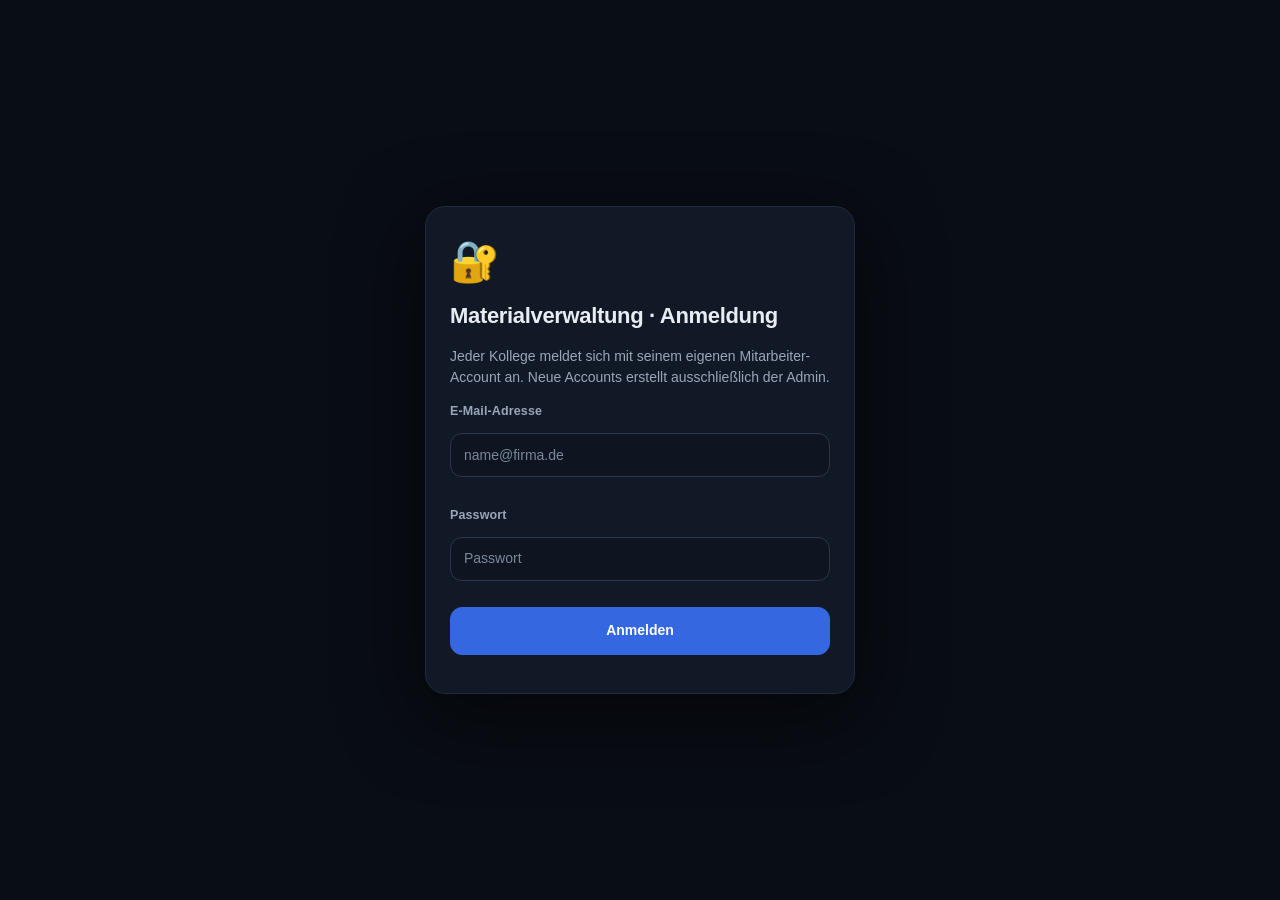
<file: index (14).html>
<!DOCTYPE html>

<html lang="de">
<head>
<meta charset="utf-8"/>
<meta content="width=device-width, initial-scale=1, viewport-fit=cover" name="viewport"/>
<title>Materialverwaltung V34 · Personal Workspace</title>
<link href="./manifest.json" rel="manifest"/>
<meta content="#0b1423" name="theme-color"/>
<meta name="app-version" content="2026-11-15-workspace-38"/>
<meta content="yes" name="apple-mobile-web-app-capable"/>
<meta content="black-translucent" name="apple-mobile-web-app-status-bar-style"/>
<meta content="Material" name="apple-mobile-web-app-title"/>
<style>
:root {
  --bg: #000000;
  --card: #0c1017;
  --card2: #141a26;
  --text: #f4f6f8;
  --table-text-color: #f4f6f8;
  --muted: #94a3b8;
  --border: #1e293b;
  --accent: #2563eb;
  --green: #22c55e;
  --red: #ef4444;
  --orange: #f59e0b;
  --table-header-bg: #1e3a8a;
  --table-header-text: #ffffff;
  --table-row-even: #080c14;
  --table-row-odd: #111a2e;
  --table-row-hover: #1e293b;
  --radius: 18px;
}

* {
  box-sizing: border-box;
  -webkit-tap-highlight-color: transparent;
}

body {
  margin: 0;
  background: var(--bg);
  color: var(--text);
  font-family:
    -apple-system,
    BlinkMacSystemFont,
    "Segoe UI",
    Roboto,
    Helvetica,
    Arial,
    sans-serif;
}

button,
input,
select {
  font: inherit;
}

button {
  cursor: pointer;
}

.app {
  max-width: 950px;
  margin: auto;
  padding-bottom: 100px;
}

header {
  padding: 18px 18px 10px;
  position: sticky;
  top: 0;
  z-index: 20;
  background: rgba(0,0,0,.92);
  backdrop-filter: blur(14px);
}

.header-row {
  display: flex;
  align-items: center;
  justify-content: space-between;
  gap: 12px;
}

.header-title {
  min-width: 0;
}

h1 {
  font-size: 27px;
  margin: 0;
}

.subtitle {
  color: var(--muted);
  margin-top: 5px;
  font-size: 14px;
}

.admin-button {
  border: 1px solid var(--border);
  background: var(--card);
  color: var(--text);
  border-radius: 13px;
  padding: 10px 12px;
  font-size: 13px;
  font-weight: 700;
  white-space: nowrap;
}

.admin-button.active {
  border-color: var(--green);
  background: rgba(34,197,94,.14);
  color: var(--green);
}

.header-actions {
  display: flex;
  align-items: flex-end;
  gap: 8px;
  flex-shrink: 0;
}
.version-box {
  display: flex;
  flex-direction: column;
  align-items: flex-end;
  gap: 4px;
  max-width: 175px;
}
.version-status {
  border: 1px solid var(--border);
  background: var(--card);
  color: var(--muted);
  border-radius: 999px;
  padding: 6px 9px;
  font-size: 11px;
  font-weight: 750;
  line-height: 1.2;
  white-space: nowrap;
}
.version-status.online {
  color: #86efac;
  border-color: rgba(34,197,94,.45);
  background: rgba(22,163,74,.12);
}
.version-status.update {
  color: #fcd34d;
  border-color: rgba(245,158,11,.5);
  background: rgba(245,158,11,.12);
}
.version-status.offline {
  color: #fca5a5;
  border-color: rgba(239,68,68,.45);
  background: rgba(239,68,68,.10);
}
.app-version-label {
  color: var(--muted);
  font-size: 9px;
  text-align: right;
  overflow-wrap: anywhere;
}
.reload-app-button {
  border: 0;
  border-radius: 8px;
  padding: 5px 8px;
  background: var(--accent);
  color: white;
  font-size: 11px;
  font-weight: 700;
}
@media (max-width: 520px) {
  header { padding: 12px 10px 9px; }
  .header-row { gap: 7px; }
  h1 { font-size: 21px; }
  .subtitle { font-size: 12px; }
  .header-actions { gap: 5px; }
  .version-box { max-width: 125px; }
  .version-status { padding: 6px 7px; font-size: 10px; }
  .app-version-label { font-size: 8px; }
  .admin-button { padding: 8px 9px; font-size: 12px; }
}

.content {
  padding: 14px 16px;
}

.tabs {
  display: grid;
  grid-template-columns: repeat(3, 1fr);
  gap: 7px;
  margin-bottom: 18px;
}

.tab {
  border: 1px solid var(--border);
  background: var(--card);
  color: var(--muted);
  padding: 13px 5px;
  border-radius: 13px;
  font-size: 13px;
}

.tab.active {
  background: var(--accent);
  border-color: var(--accent);
  color: white;
  font-weight: 700;
}

/* Blauer Original-Montagebericht ist in der index.html eingebettet. */
.report-tab-link {
  display: flex;
  align-items: center;
  justify-content: center;
  text-decoration: none;
  text-align: center;
}

.card {
  background: var(--card);
  border: 1px solid var(--border);
  border-radius: var(--radius);
  padding: 17px;
  margin-bottom: 13px;
}

.card h2 {
  margin: 0 0 5px;
  font-size: 20px;
}

.muted {
  color: var(--muted);
}

.dashboard {
  display: grid;
  grid-template-columns: repeat(3, 1fr);
  gap: 9px;
  margin-bottom: 14px;
}

.stat-card {
  background: var(--card);
  border: 1px solid var(--border);
  border-radius: 16px;
  padding: 14px 10px;
  text-align: center;
}

.stat-icon {
  font-size: 22px;
}

.stat-number {
  font-size: 24px;
  font-weight: 800;
  margin-top: 3px;
}

.stat-label {
  color: var(--muted);
  font-size: 11px;
  margin-top: 2px;
}

.material-card {
  display: flex;
  align-items: center;
  justify-content: space-between;
  gap: 12px;
}

.material-info {
  min-width: 0;
}

.material-name {
  font-size: 17px;
  font-weight: 800;
}

.material-unit {
  color: var(--muted);
  font-size: 12px;
  margin-top: 3px;
}

.material-stock {
  text-align: right;
  white-space: nowrap;
}

.material-stock-number {
  font-size: 24px;
  font-weight: 800;
}

.material-stock-unit {
  color: var(--muted);
  font-size: 12px;
}

.search-box {
  position: relative;
  margin: 12px 0;
}

.search-box input {
  padding-left: 42px;
}

.search-icon {
  position: absolute;
  left: 14px;
  top: 50%;
  transform: translateY(-50%);
  color: var(--muted);
}

.btn {
  border: 0;
  border-radius: 14px;
  padding: 12px 14px;
  font-weight: 700;
  color: white;
  background: var(--card2);
  display: inline-flex;
  align-items: center;
  justify-content: center;
  text-decoration: none;
  gap: 6px;
}

.btn.primary {
  background: var(--accent);
}

.btn.green {
  background: var(--green);
}

.btn.red {
  background: var(--red);
}

.btn.orange {
  background: var(--orange);
  color: #111;
}

.btn.full {
  width: 100%;
  margin-top: 10px;
}

.btn.small {
  padding: 8px 10px;
  font-size: 12px;
}

.direction-buttons {
  display: grid;
  grid-template-columns: 1fr;
  gap: 10px;
  margin-top: 12px;
}

.direction-btn {
  width: 100%;
  border: 2px solid var(--border);
  border-radius: 16px;
  padding: 18px 14px;
  background: var(--card2);
  color: var(--text);
  font-weight: 800;
  font-size: 17px;
  text-align: left;
}

.direction-btn.active {
  border-color: var(--accent);
  background: rgba(59,130,246,.16);
}

.direction-icon {
  font-size: 25px;
  margin-right: 8px;
}

.route-box {
  margin-top: 15px;
  padding: 14px;
  border-radius: 14px;
  background: var(--card2);
  border: 1px solid var(--border);
  text-align: center;
  font-weight: 700;
}

input,
select {
  width: 100%;
  background: var(--card2);
  border: 1px solid var(--border);
  color: var(--text);
  border-radius: 13px;
  padding: 14px;
  outline: none;
}

input:focus,
select:focus {
  border-color: var(--accent);
}

label {
  display: block;
  margin: 13px 0 7px;
  font-size: 13px;
  color: var(--muted);
}

.site-stock {
  margin-top: 13px;
  border-top: 1px solid var(--border);
  padding-top: 12px;
}

.site-material {
  display: flex;
  justify-content: space-between;
  gap: 10px;
  padding: 8px 0;
  border-bottom: 1px dashed rgba(255,255,255,0.05);
}

.badge {
  display: inline-block;
  padding: 5px 9px;
  border-radius: 10px;
  background: var(--card2);
  color: var(--muted);
  font-size: 12px;
}

.admin-badge {
  display: inline-block;
  padding: 6px 10px;
  border-radius: 10px;
  background: rgba(34,197,94,.14);
  color: var(--green);
  font-size: 12px;
  font-weight: 700;
  margin-top: 10px;
}

.filter-grid {
  display: grid;
  grid-template-columns: 1fr 1fr;
  gap: 8px;
  margin-top: 12px;
}

.movement {
  padding: 15px;
}

.movement-main {
  display: flex;
  justify-content: space-between;
  gap: 10px;
}

.movement-route {
  margin-top: 8px;
  color: var(--muted);
  font-size: 14px;
}

.movement-meta {
  margin-top: 7px;
  color: var(--muted);
  font-size: 12px;
}

.empty {
  text-align: center;
  color: var(--muted);
  padding: 35px 10px;
}

.fab {
  position: fixed;
  right: 18px;
  bottom: 22px;
  z-index: 30;
  width: 62px;
  height: 62px;
  border-radius: 50%;
  border: 0;
  background: var(--accent);
  color: white;
  font-size: 28px;
  box-shadow: 0 8px 30px rgba(0,0,0,.6);
}

.modal-bg {
  display: none;
  position: fixed;
  inset: 0;
  z-index: 100;
  background: rgba(0,0,0,.82);
  align-items: flex-end;
  justify-content: center;
}

.modal-bg.show {
  display: flex;
}

.modal {
  width: 100%;
  max-width: 700px;
  background: var(--card);
  border-radius: 24px 24px 0 0;
  padding: 22px 18px 30px;
  max-height: 92vh;
  overflow-y: auto;
}

.modal-head {
  display: flex;
  justify-content: space-between;
  align-items: center;
}

.close {
  border: 0;
  background: var(--card2);
  color: white;
  width: 38px;
  height: 38px;
  border-radius: 50%;
  font-size: 20px;
}

.notice {
  padding: 12px;
  border-radius: 12px;
  background: var(--card2);
  margin-top: 12px;
  color: var(--muted);
  font-size: 14px;
}

.employee-row {
  display: grid;
  grid-template-columns: 1fr auto;
  gap: 8px;
}

.loading {
  text-align: center;
  padding: 30px;
  color: var(--muted);
}

.hidden {
  display: none !important;
}

.site-directory-search { margin-top: 14px; }
.site-details { display:grid; grid-template-columns:1fr; gap:8px; margin-top:12px; }
.site-detail { display:flex; gap:9px; align-items:flex-start; color:var(--muted); font-size:14px; overflow-wrap:anywhere; }
.site-detail strong { color:var(--text); font-weight:700; }
.site-detail-icon { width:20px; flex:0 0 20px; text-align:center; }

.view-toggle {
  display: flex;
  gap: 6px;
  background: var(--card2);
  padding: 5px;
  border-radius: 14px;
  border: 1px solid var(--border);
  margin-top: 12px;
}
.view-toggle-btn {
  flex: 1;
  padding: 9px 8px;
  border: none;
  background: transparent;
  color: var(--muted);
  border-radius: 10px;
  font-size: 13px;
  font-weight: 700;
  cursor: pointer;
  transition: all 0.2s;
  text-align: center;
}
.view-toggle-btn.active {
  background: var(--accent);
  color: white;
}

/* TABELLE MIT BLAUEN STREIFEN & SCHWARZEM HINTERGRUND */
.paper-table-container {
  overflow-x: auto;
  border-radius: 12px;
  border: 2px solid #1e3a8a;
  background: #000000;
  margin-top: 14px;
  box-shadow: 0 4px 20px rgba(0,0,0,0.7);
}
.paper-table {
  width: 100%;
  border-collapse: collapse;
  font-size: 13.5px;
  text-align: left;
  white-space: nowrap;
}
.paper-table th {
  background: var(--table-header-bg);
  color: var(--table-header-text);
  padding: 12px 14px;
  font-weight: 800;
  font-size: 14px;
  border: 1px solid #2563eb;
  letter-spacing: 0.3px;
}
.paper-table td {
  padding: 11px 14px;
  border: 1px solid #1e293b;
  color: var(--table-text-color, var(--text));
  font-weight: 600;
  background-color: var(--table-row-even);
}
.paper-table tr:nth-child(odd) td {
  background-color: var(--table-row-odd);
}
.paper-table tr:hover td {
  background-color: var(--table-row-hover);
}
.paper-table .highlight-cell {
  font-weight: 800;
  color: #60a5fa;
}

.table-toolbar {
  display: flex;
  justify-content: space-between;
  align-items: center;
  gap: 10px;
  flex-wrap: wrap;
  margin-top: 12px;
}

.site-list-item {
  background: var(--card);
  border: 1px solid var(--border);
  border-radius: 14px;
  padding: 14px 16px;
  margin-bottom: 8px;
  cursor: pointer;
  transition: all 0.2s ease;
}
.site-list-item:hover {
  border-color: var(--accent);
}

/* Kabelkarten und übersichtliches Lager-Stücke-Overlay */
.material-card-clickable {
  cursor: pointer;
  transition: border-color .18s ease, transform .18s ease;
  border: 1px solid var(--border);
}
.material-card-clickable:hover, .material-card-clickable:focus-visible {
  border-color: var(--accent);
  outline: none;
  transform: translateY(-1px);
}
.material-card-hint {
  display:flex; justify-content:space-between; align-items:center; gap:8px;
  color:var(--muted); font-size:12px; padding-top:9px; border-top:1px solid var(--border);
}
.warehouse-piece-modal { max-width:620px; }
.warehouse-piece-summary {
  display:grid; grid-template-columns:1fr 1fr; gap:10px; margin:14px 0;
}
.warehouse-piece-stat {
  padding:14px; border-radius:14px; background:var(--card2); border:1px solid var(--border);
}
.warehouse-piece-stat strong { display:block; font-size:23px; margin-top:4px; }
.warehouse-piece-row {
  display:grid; grid-template-columns:34px minmax(0,1fr) auto; gap:9px; align-items:center;
  padding:10px; margin:8px 0; border:1px solid var(--border); border-radius:13px; background:var(--card2);
}
.warehouse-piece-number { color:var(--muted); font-weight:800; text-align:center; }
.warehouse-piece-row input { padding:10px; }
.warehouse-piece-row .btn { padding:9px 10px; }
.warehouse-piece-empty { text-align:center; padding:22px 12px; color:var(--muted); border:1px dashed var(--border); border-radius:13px; }
@media (max-width:420px) {
  .warehouse-piece-row { grid-template-columns:26px minmax(0,1fr) auto; gap:6px; padding:8px; }
  .warehouse-piece-row .btn { padding:8px; }
}

/* Komfortables Overlay für Einzelstücke */
.piece-manager-card {
  margin-top: 14px;
  padding: 14px;
  border-radius: 16px;
  background: var(--card);
  border: 1px solid var(--border);
}
.piece-manager-top {
  display: flex;
  align-items: flex-start;
  justify-content: space-between;
  gap: 12px;
}
.piece-manager-title {
  font-weight: 800;
  font-size: 14px;
}
.piece-split-controls {
  display: flex;
  align-items: end;
  gap: 10px;
  margin: 12px 0;
  padding: 12px;
  border: 1px solid var(--border);
  border-radius: 13px;
  background: var(--card2);
}
.piece-split-controls label { margin-top: 0; }
.piece-split-controls input { font-size: 17px; font-weight: 700; }
.piece-split-controls .btn { min-height: 46px; white-space: nowrap; }
@media (max-width: 420px) {
  .piece-split-controls { gap: 7px; padding: 9px; }
  .piece-split-controls .btn { padding: 10px 11px; font-size: 13px; }
}
.piece-manager-summary {
  margin-top: 12px;
  padding: 12px;
  border-radius: 12px;
  background: var(--card2);
  border: 1px solid var(--border);
}
.piece-manager-preview {
  display: grid;
  gap: 6px;
  margin-top: 10px;
}
.piece-preview-row {
  display: flex;
  justify-content: space-between;
  gap: 12px;
  color: var(--muted);
  font-size: 13px;
}
.piece-preview-row strong { color: var(--text); }
.piece-manager-layer { z-index: 130; }
.piece-manager-modal {
  max-width: 620px;
}
.piece-editor-intro {
  margin: 12px 0;
  padding: 12px;
  border-radius: 13px;
  background: var(--card2);
  color: var(--muted);
  font-size: 13px;
  line-height: 1.45;
}
.piece-editor-total {
  display: flex;
  align-items: center;
  justify-content: space-between;
  gap: 12px;
  margin: 12px 0;
  padding: 15px;
  border-radius: 14px;
  background: rgba(37,99,235,.16);
  border: 1px solid rgba(37,99,235,.55);
}
.piece-editor-total strong { font-size: 23px; }
.piece-entry {
  margin: 10px 0;
  padding: 13px;
  border: 1px solid var(--border);
  border-radius: 15px;
  background: var(--card2);
}
.piece-entry-head {
  display: flex;
  align-items: center;
  justify-content: space-between;
  gap: 8px;
  margin-bottom: 8px;
  font-size: 13px;
  font-weight: 800;
}
.piece-entry-fields {
  display: grid;
  grid-template-columns: minmax(0, .85fr) minmax(0, 1.4fr);
  gap: 10px;
}
.piece-entry label {
  margin: 2px 0 6px;
  font-size: 12px;
}
.piece-entry input {
  padding: 13px 11px;
  font-size: 17px;
  font-weight: 700;
}
.piece-entry-footer {
  display: flex;
  align-items: center;
  justify-content: space-between;
  gap: 8px;
  margin-top: 10px;
  font-size: 13px;
  color: var(--muted);
}
.piece-entry-footer strong { color: var(--text); }
.piece-editor-actions {
  display: grid;
  grid-template-columns: 1fr 1fr;
  gap: 8px;
  margin-top: 14px;
}
.piece-editor-actions .btn { min-height: 48px; }
.site-list-header {
  display: flex;
  justify-content: space-between;
  align-items: center;
}
.site-list-name {
  font-weight: 700;
  font-size: 16px;
}

.custom-col-item {
  display: flex;
  align-items: center;
  justify-content: space-between;
  background: var(--card2);
  padding: 10px 12px;
  border-radius: 12px;
  margin-bottom: 8px;
  border: 1px solid var(--border);
}

@media (min-width: 701px) {
  .modal-bg {
    align-items: center;
  }

  .modal {
    border-radius: 24px;
    max-height: 85vh;
  }
}

.booking-amount-overflow {
  color: #dc2626 !important;
  border: 2px solid #dc2626 !important;
  font-weight: 700 !important;
}


.vehicle-grid { display:grid; grid-template-columns:repeat(auto-fit,minmax(150px,1fr)); gap:10px; margin-top:14px; }
.vehicle-card { display:flex; flex-direction:column; align-items:flex-start; gap:5px; text-align:left; border:1px solid var(--border); background:var(--card2); color:var(--text); border-radius:14px; padding:14px; cursor:pointer; }
.vehicle-card.selected { border:2px solid var(--accent); }
.vehicle-card-icon { font-size:25px; }
.vehicle-card-name { font-weight:800; }
.vehicle-card strong { color:var(--accent); font-size:13px; }
.vehicle-item-list { display:flex; flex-direction:column; gap:10px; margin-top:14px; }
.vehicle-item { display:flex; align-items:center; justify-content:space-between; gap:12px; border:1px solid var(--border); background:var(--card2); border-radius:12px; padding:13px; }
.vehicle-item-done { opacity:.72; }
.vehicle-item-main { min-width:0; display:flex; flex-direction:column; gap:5px; }
.vehicle-item-amount { color:var(--accent); font-weight:800; }
.vehicle-item-note { font-size:12px; margin-top:3px; }
.vehicle-item-actions { display:flex; flex-wrap:wrap; gap:6px; justify-content:flex-end; }
.note-card { border:1px solid var(--border); background:var(--card); border-radius:15px; padding:15px; margin:10px 0; }
.note-card.note-done { opacity:.7; }
.note-card-top { display:flex; justify-content:space-between; align-items:flex-start; gap:10px; }
.note-card-title { font-weight:800; font-size:17px; overflow-wrap:anywhere; }
.note-card-body { white-space:pre-wrap; overflow-wrap:anywhere; margin-top:9px; line-height:1.45; }
.site-order-actions { display:flex; flex-direction:column; gap:4px; }
.site-order-actions .btn { min-width:36px; padding:5px 8px; }
@media (max-width:600px) { .vehicle-item { align-items:flex-start; flex-direction:column; } .vehicle-item-actions { width:100%; justify-content:flex-start; } }

/* Die Berichtsseite wird innerhalb der einen index.html eingeblendet. */
#reportOverlay[hidden] { display:none !important; }
#reportOverlay { position:fixed; inset:0; z-index:2000; background:#0b0d10; }
#reportFrame { width:100%; height:100%; border:0; display:block; background:#0b0d10; }

#accountGate{position:fixed;inset:0;z-index:9999;background:#090d14;display:flex;align-items:center;justify-content:center;padding:18px}
#accountGate[hidden]{display:none!important}
.account-card{width:min(100%,430px);background:var(--card);border:1px solid var(--border);border-radius:20px;padding:24px;box-shadow:0 20px 80px #0009}
.account-card h2{font-size:22px;margin:8px 0 12px}
.account-card p{font-size:14px;line-height:1.5;color:var(--muted)}
.account-card .account-logo{font-size:40px}
.account-card input{width:100%;font-size:16px;min-height:48px;background:var(--card2);color:var(--text);padding:12px;border:1px solid var(--border);border-radius:10px;margin:5px 0 16px}
.account-management{margin-top:20px;border:1px solid var(--border);border-radius:15px;padding:14px;background:var(--card2)}
.account-management h3{margin-top:0}.account-management input{width:100%;min-height:42px}
.account-list-row{display:flex;justify-content:space-between;align-items:center;gap:10px;border-bottom:1px solid var(--border);padding:10px 0;font-size:13px}
.account-list-row button{flex-shrink:0}

/* V25 Stundenzettel */
.ts-heading{display:flex;justify-content:space-between;align-items:center;flex-wrap:wrap;gap:12px;margin:4px 0 18px}
.ts-heading h2{margin:0;font-size:23px}.ts-heading p{margin:4px 0 0;color:var(--muted,#a5b6c7);font-size:13px}
.ts-card{background:linear-gradient(150deg,#13243c,#0d1729);border:1px solid #2a405e;border-radius:16px;padding:16px;margin:0 0 14px}
.ts-row{display:grid;grid-template-columns:repeat(2,minmax(0,1fr));gap:12px}
.ts-field{min-width:0}.ts-field label{display:block;color:#aebed3;font-size:12px;margin:0 0 5px}
.ts-field input,.ts-field select,.ts-field textarea{width:100%;padding:11px 10px;border:1px solid #364a65;border-radius:10px;background:#0b1628;color:#f1f6ff;font:inherit;min-width:0}
.ts-field textarea{resize:vertical;min-height:58px}.ts-day{border:1px solid #2d4260;border-radius:13px;margin:10px 0;overflow:hidden}
.ts-day summary{display:flex;align-items:center;justify-content:space-between;gap:7px;cursor:pointer;list-style:none;padding:13px 14px;background:#172841;font-weight:700}
.ts-day summary::-webkit-details-marker{display:none}.ts-day-body{padding:13px}.ts-entry{border:1px solid #253e59;border-radius:12px;padding:10px;margin:10px 0;background:#101d30}
.ts-entry-header{display:flex;justify-content:space-between;gap:8px;align-items:center;margin-bottom:8px;font-size:13px;color:#bfd3e9}
.ts-actions{display:flex;gap:9px;flex-wrap:wrap;margin:14px 0}.ts-actions button{min-height:42px}
.ts-total{font-size:22px;font-weight:800;color:#85b8ff}.ts-hint{font-size:12px;color:#aebed3;line-height:1.55}
@media(max-width:540px){.ts-row{grid-template-columns:1fr}.ts-heading h2{font-size:20px}}

/* V27: Lager-Finder und geordnete Kategorien */
.warehouse-filterbar{display:flex;gap:8px;flex-wrap:wrap;margin:12px 0}
.warehouse-filterbar button{padding:9px 13px;border:1px solid #304767;background:#10233e;color:#dce9fd;border-radius:22px;cursor:pointer;font:inherit;font-size:13px}
.warehouse-filterbar button.active{background:#146be8;border-color:#529cff;color:white}
.warehouse-category{margin:12px 0;border:1px solid #263c58;border-radius:15px;overflow:hidden;background:#0e1c30}
.warehouse-category summary{padding:13px 15px;display:flex;justify-content:space-between;align-items:center;cursor:pointer;font-weight:700;background:#172941}
.warehouse-category .material-card{margin:9px 11px}
.warehouse-category summary::-webkit-details-marker{display:none}
.warehouse-count{font-size:12px;color:#a9bed7}
/* V27: Stundenzettel */
.ts-entry-kind{grid-column:1/-1}.ts-entry-kind select{font-weight:650}
.ts-entry-hint{font-size:12px;color:#a9bed7;margin:0 0 8px}
.ts-inline-check{display:flex;align-items:center;gap:10px;padding:12px 10px;border-radius:10px;background:#0b1628;border:1px solid #364a65}
.ts-inline-check input{width:19px;height:19px;accent-color:#2386f8}
.ts-templates{border:1px solid #395579;border-radius:14px;padding:14px;margin-bottom:16px;background:#12253d}
.ts-templates-list{display:flex;flex-wrap:wrap;gap:8px;margin:10px 0}
.ts-templates-list span{display:inline-flex;gap:8px;align-items:center;border:1px solid #405772;border-radius:16px;padding:5px 9px}
.ts-templates-list button{background:none;border:0;color:#ffb3b3;cursor:pointer;font-weight:800}

/* V29: bewusst reduzierte Wochenübersicht mit einzelnen Tagesformularen */
.ts29-head{display:flex;align-items:center;justify-content:space-between;gap:12px;margin:0 0 15px}
.ts29-head h2{margin:0;font-size:23px;letter-spacing:-.025em}
.ts29-head p{font-size:13px;color:#a8bdd7;margin:4px 0 0}
.ts29-summary{border:1px solid #3c608b;background:linear-gradient(138deg,#193958,#10233e);padding:21px;border-radius:20px;margin-bottom:17px}
.ts29-week-title{font-size:24px;font-weight:850;letter-spacing:-.03em}
.ts29-tag{border-radius:99px;border:1px solid #5379a3;font-size:11px;padding:5px 9px;color:#c1e1ff}
.ts29-week-meta{color:#adc5de;font-size:13px;margin:7px 0 19px}
.ts29-summary .ts29-actions{display:flex;flex-wrap:wrap;gap:9px}
.ts29-actions button{min-height:44px}
.ts29-stat{display:flex;justify-content:space-between;align-items:center;padding:10px 0 0;border-top:1px solid #395877;margin-top:15px}
.ts29-stat strong{font-size:22px;color:#9dc9ff}
.ts29-week-list{display:flex;flex-direction:column;gap:9px}
.ts29-week{display:flex;gap:12px;align-items:center;justify-content:space-between;width:100%;text-align:left;padding:14px;border-radius:13px;background:#14273e;border:1px solid #2f4765;color:#f1f7ff;cursor:pointer;font:inherit}
.ts29-week:hover{border-color:#608ec6;background:#1a3351}
.ts29-week .ts29-week-name{font-weight:750;display:block}
.ts29-week small{display:block;color:#afc4dc;margin-top:4px}
.ts29-week .ts29-week-hours{font-weight:800;font-size:15px;white-space:nowrap}
.ts29-week .ts29-week-icon{color:#7faeed}
.ts29-editor-top{display:flex;align-items:center;gap:12px;margin-bottom:15px}
.ts29-editor-top button{white-space:nowrap}
.ts29-day-picker{display:grid;grid-template-columns:repeat(7,minmax(0,1fr));gap:5px;margin:12px 0 16px}
.ts29-day-picker button{min-width:0;background:#102239;border:1px solid #304869;color:#c6d9ef;border-radius:11px;padding:10px 1px;font:inherit;cursor:pointer}
.ts29-day-picker button.active{background:#1767c8;border-color:#56a6ff;color:#fff}
.ts29-day-picker strong,.ts29-day-picker small{display:block}.ts29-day-picker strong{font-size:12px}.ts29-day-picker small{font-size:10px;opacity:.85}
.ts29-entry{border:1px solid #355277;border-radius:14px;background:#122239;padding:12px;margin:11px 0}
.ts29-entry-title{display:flex;justify-content:space-between;align-items:center;gap:10px;font-weight:750;margin-bottom:9px}
.ts29-archive{margin-top:22px}.ts29-archive h3{font-size:16px;margin-bottom:12px}
.ts29-archive-note{color:#aebed1;font-size:12px;line-height:1.5}
.ts29-status{font-size:12px;color:#b2c7e1;line-height:1.5}
.ts29-pane{border:1px solid #2c425e;background:#111f32;border-radius:16px;padding:15px;margin:12px 0}
.ts29-pane .ts-row{margin-top:8px}.ts29-pane .ts-field label{font-size:12px}
@media(max-width:420px){.ts29-summary{padding:16px}.ts29-week-title{font-size:21px}.ts29-day-picker button{padding:9px 0}}

.mv30-list{display:grid;gap:9px;margin:15px 0}.mv30-item{display:flex;justify-content:space-between;gap:12px;align-items:center;padding:12px;border:1px solid #38455d;border-radius:12px;margin:8px 0}.mv30-item div{min-width:0}.mv30-item small{color:#9daec5}.mv30-diff{max-height:320px;overflow:auto;white-space:pre-wrap;overflow-wrap:anywhere;font-size:12px;background:#101a29;padding:10px;border-radius:8px}.mv30-item summary{cursor:pointer}

.mv30-diffrow{padding:9px;border-bottom:1px solid #3b4859;overflow-wrap:anywhere;font-size:13px}.mv30-diffrow strong{display:block;margin-bottom:4px;color:#add4ff}.mv30-modal{position:fixed;inset:0;background:#000d;z-index:5000;display:none;justify-content:center;align-items:center;padding:12px}.mv30-modalbox{background:#162238;color:#fff;border:1px solid #435471;border-radius:15px;padding:15px;max-height:90vh;overflow:auto;width:min(700px,100%)}

.desk31-sidebar,.desk31-table,.desk31-weekgrid,.desk31-dashboard{display:none}
@media(min-width:1100px){
:root{--desk-width:238px;--bg:#0b1321}
body{background:#0b1321!important}.desktop31-mobile{display:none!important}.app{max-width:none!important;margin:0 0 0 var(--desk-width)!important;min-height:100vh;padding-bottom:32px!important}.content{max-width:1700px;margin:auto;padding:28px 32px!important}.app>header{background:#101c2c!important;border-bottom:1px solid #26364c;padding:15px 32px!important;z-index:40}.header-title h1{font-size:20px}.header-title .subtitle{font-size:12px}.bottom-nav,.fab,.more-sheet,.more-backdrop{display:none!important}
.desk31-sidebar{display:flex;flex-direction:column;position:fixed;inset:0 auto 0 0;width:var(--desk-width);background:#0e1b2c;border-right:1px solid #283b52;padding:22px 13px;z-index:100;overflow:auto;gap:5px}.desk31-brand{display:flex;gap:10px;align-items:center;padding:4px 5px 24px}.desk31-brand>span{background:#16417d;color:#7ccaff;border-radius:10px;padding:8px;font-size:20px}.desk31-brand strong{font-size:14px;display:block}.desk31-brand small,.desk31-bottom small{font-size:11px;color:#93a9c3;display:block;margin-top:4px}.desk31-caption{font-size:10px;color:#8094ad;letter-spacing:1.5px;padding:8px 11px}.desk31-link{display:flex;align-items:center;gap:11px;width:100%;border:1px solid transparent;background:transparent;color:#abc0d7;text-align:left;padding:11px 10px;border-radius:8px;font-size:13px;font-weight:600;min-height:44px}.desk31-link[hidden]{display:none!important}.desk31-link:hover{background:#1a2c43;color:#fff}.desk31-link.active{background:#133f7c;border-color:#265c9d;color:#e7f3ff}.desk31-link svg{flex:none}.desk31-bottom{margin-top:auto;padding-top:17px;border-top:1px solid #283b52}.desk31-book{width:100%;background:#1675e9;border:1px solid #428ff1;color:white;border-radius:8px;padding:12px;font-weight:700;margin-bottom:8px}.desk31-bottom small{padding-left:10px}
.home-hello{background:none!important;border:0!important;box-shadow:none!important;padding:0 0 18px!important;margin:0!important}.home-hello h2{font-size:30px!important}.home-tiles{grid-template-columns:repeat(4,minmax(0,1fr))!important;gap:16px}.home-tile{border-radius:12px!important;min-height:158px!important;padding:18px!important;box-shadow:none!important}.home-tile strong{font-size:30px!important}.home-actions{margin:20px 0!important}.card,.ts29-summary,.ts29-entry,.ts29-pane{border-radius:12px!important;box-shadow:none!important;background:#142235!important}.dashboard{gap:14px!important}.home-activities{border:1px solid #293b51;border-radius:12px;overflow:hidden}.home-activity{border-radius:0!important;margin:0!important}.desk31-dashboard{display:grid;grid-template-columns:repeat(3,minmax(0,1fr));gap:14px;margin:18px 0 24px}.desk31-metric{background:#142235;border:1px solid #2b3e55;border-radius:12px;padding:18px}.desk31-metric small{color:#9cafc7;display:block}.desk31-metric strong{display:block;font-size:29px;margin:9px 0 0;font-variant-numeric:tabular-nums}
.warehouse-category{display:none!important}.desk31-table{display:block;background:#111d2d;border:1px solid #2b3e55;border-radius:12px;overflow:auto}.desk31-table table{width:100%;border-collapse:collapse;text-align:left;min-width:650px;font-size:14px}.desk31-table th{background:#182b43;color:#a9c1de;padding:14px 16px;border-bottom:1px solid #30435a;white-space:nowrap}.desk31-table td{padding:13px 16px;border-bottom:1px solid #24354a}.desk31-table tbody tr:hover{background:#1b304a}.desk31-table tbody tr:last-child td{border-bottom:0}.desk31-table td:nth-child(4){text-align:right;font-variant-numeric:tabular-nums;font-weight:700}.desk31-table td button{border:0;background:transparent;color:#8fc7ff;font-weight:600;text-align:left;padding:4px 0}.desk31-table th button{color:inherit;background:none;border:0;font-weight:700;padding:0}.desk31-table td:nth-child(2){color:#9fc4f5}.warehouse-filterbar{flex-wrap:wrap!important;overflow:visible!important}
#stundenzettel .ts29-week-list.desk31-daylist{display:none}.desk31-weekgrid{display:grid;grid-template-columns:repeat(7,minmax(0,1fr));gap:9px;margin:17px 0}.desk31-day{display:flex;flex-direction:column;text-align:left;gap:9px;min-height:140px;border:1px solid #30445e;border-radius:10px;background:#142235;color:#e7eef8;padding:13px}.desk31-day:hover{border-color:#64aaff}.desk31-day small{color:#9eb1c9}.desk31-day strong{font-size:23px;letter-spacing:-.5px;color:#c5ddff}.desk31-day span{font-size:12px;color:#9eb1c9}.ts29-editor-top{margin-bottom:20px}.ts29-entry{max-width:1000px}.ts29-week-list{max-width:1000px}.ts29-summary{max-width:none!important}.mv30-list{gap:0!important}.mv30-item{margin:0!important;border-radius:0!important;border:0!important;border-bottom:1px solid #2b3e55!important;padding:15px 8px!important}.mv30-item:last-child{border-bottom:0!important}.mv30-item>div:first-child{display:grid;grid-template-columns:minmax(130px,1fr) minmax(160px,1.5fr) minmax(110px,1fr);align-items:center;gap:12px;flex:1}.mv30-item>div:last-child{flex-shrink:0}.modal{max-width:760px!important}.modal-bg .modal{max-height:90vh;overflow:auto}#reportOverlay{left:var(--desk-width)!important;z-index:90!important}body:has(#reportOverlay:not([hidden])) .desk31-link[data-desk="bericht"]{background:#133f7c;color:#fff}body:has(#reportOverlay:not([hidden])) .desk31-link.active:not([data-desk="bericht"]){background:transparent;border-color:transparent;color:#abc0d7}
}
@media(min-width:1100px) and (max-width:1350px){:root{--desk-width:210px}.content{padding:22px!important}.desk31-weekgrid{grid-template-columns:repeat(4,minmax(0,1fr))}.mv30-item>div:first-child{display:block}.home-tile{padding:13px!important}}
</style>
<style>.v32layout{display:grid;grid-template-columns:minmax(240px,340px) minmax(0,1fr);gap:14px;align-items:start}.v32list{display:grid;gap:12px;max-height:78vh;overflow:auto}.v32legend{display:flex;gap:10px;flex-wrap:wrap;font-size:12px}.v32green{color:#46d486}.v32yellow{color:#ffcd42}.v32red{color:#ff7777}.v32person{background:#152438;border:1px solid #34485e;border-radius:10px;padding:9px;margin:8px 0}.v32person summary{cursor:pointer;font-weight:650;padding:8px}.v32report{display:flex;align-items:center;gap:12px;text-align:left;width:100%;background:#101c2b;color:#e9f2ff;border:1px solid #2d4159;border-radius:8px;margin:6px 0;padding:12px}.v32report.selected{border-color:#54a7ff;background:#142e4d}.v32report>span:first-child{font-size:23px;font-weight:bold;width:24px;text-align:center}.v32report small{display:block;color:#a4b5c9}.v32paper{min-width:0}.v32paper iframe{width:100%;height:80vh;border:1px solid #30465f;border-radius:12px;background:#0c1624}.v32paper iframe[hidden]{display:none}#v32Empty{padding:28px;color:#9fb3cb} @media(max-width:800px){.v32layout{grid-template-columns:1fr}.v32list{max-height:40vh}.v32paper iframe{height:80vh}}</style><style>
#pruefbereich{color:#e7effc}#pruefbereich *{box-sizing:border-box}#pruefbereich [hidden]{display:none!important}.v33workspace{max-width:none}.v33top{display:flex;align-items:center;gap:18px;margin:0 0 12px}.v33top h2{font-size:25px;margin:2px 0}.v33eyebrow{font-size:10px;letter-spacing:1.4px;color:#8ea7c2}.v33topcounts{margin-left:auto;display:flex;gap:14px;font-weight:700;font-size:15px}.v33grid{display:grid;grid-template-columns:minmax(180px,.85fr) minmax(220px,1.05fr) minmax(0,2.8fr);gap:10px;align-items:stretch;min-height:70vh}.v33pane{background:#101e30;border:1px solid #293f59;border-radius:10px;overflow:hidden;min-width:0;display:flex;flex-direction:column}.v33panehead{padding:14px 12px;border-bottom:1px solid #2a3d55}.v33pane h3{font-size:16px;margin:0 0 11px;color:#eff5ff;overflow-wrap:anywhere}.v33pane h3 span{color:#93aac6;font-weight:400}.v33pane input{width:100%;background:#0b1727;border:1px solid #304a66;border-radius:7px;color:#e8f1ff;padding:10px!important;font-size:13px}.v33scroll{padding:6px;overflow:auto;max-height:calc(100dvh - 220px);min-height:100px}.v33person,.v33report{width:100%;display:flex;align-items:center;gap:10px;background:transparent;border:1px solid transparent;border-bottom-color:#26394e;color:#e5eefb;padding:13px 9px;text-align:left;border-radius:7px;margin:2px 0;min-width:0}.v33person:hover,.v33report:hover{background:#172d47}.v33person.active,.v33report.active{background:#173961;border-color:#3b83d5;box-shadow:inset 3px 0 #51aaff}.v33avatar{width:34px;height:34px;flex:0 0 34px;background:#253e59;border-radius:50%;display:grid;place-items:center;font-size:12px;font-weight:700;color:#c6dbf3}.v33persontext,.v33reporttext{display:flex;flex-direction:column;min-width:0;gap:5px;flex:1}.v33persontext b,.v33reporttext b{font-size:13px;overflow-wrap:anywhere}.v33counts{display:flex;gap:10px;font-size:12px;font-weight:650;white-space:nowrap}.v33reporttext span,.v33reporttext small{font-size:12px;color:#a3b8d1;overflow-wrap:anywhere}.v33status{display:inline-flex;align-items:center;justify-content:center;border-radius:50%;border:1.5px solid currentColor;width:24px;height:24px;flex:0 0 24px;font-weight:800;font-size:17px;line-height:1}.v33open{color:#f4c34e}.v33later{color:#fa777e}.v33good{color:#43d99a}.v33tabs,.v33filters,.v33actions,.v33nav{display:flex;align-items:center;gap:5px;flex-wrap:wrap}.v33tab,.v33filter,.v33btn{border:1px solid #354d69;background:#17283e;border-radius:7px;color:#bed2eb;font-size:12px;font-weight:600;padding:8px 9px;min-height:34px;cursor:pointer;box-shadow:none}.v33btn:disabled{opacity:.35;cursor:default}.v33tab.active,.v33filter.active,.v33primary{background:#1768c7;border-color:#428feb;color:white}.v33filters{margin-top:9px}.v33filter{font-size:11px;padding:6px 7px;min-height:28px}.v33dochead{padding:12px;border-bottom:1px solid #2c435d}.v33docheading{display:flex;align-items:center;gap:8px;justify-content:space-between}.v33docheading>div:first-child{min-width:0}.v33docheading h3{margin:0 0 5px}.v33nav{flex-shrink:0;flex-wrap:nowrap}.v33nav .v33btn{font-size:18px;min-width:32px;padding:4px 8px}.v33nav span,.v33muted{font-size:12px;color:#9cb2cc}.v33actions{margin-top:10px;justify-content:space-between}.v33actions #v33DocStatus{display:flex;align-items:center;gap:7px;font-size:13px}.v33foot{font-size:11px;color:#90a7c3;padding:10px 12px;border-top:1px solid #273d55;margin-top:auto}.v33document iframe{border:0;width:100%;height:calc(100dvh - 340px);min-height:460px;background:#0b1625;display:block}.v33empty{display:flex;flex-direction:column;align-items:center;justify-content:center;text-align:center;min-height:420px;padding:22px;color:#9db4ce;flex:1}.v33empty strong{color:#dce9fb}.v33emptyicon{font-size:45px;color:#55789e;margin-bottom:18px}.v33noitems{color:#a0b4ce;padding:20px;font-size:13px}.v33week{padding:20px}.v33weekdays{display:grid;gap:8px;margin:14px 0}.v33weekdays>div{display:grid;grid-template-columns:1fr 1fr;gap:4px;padding:10px;background:#14283e;border-radius:6px}.v33weekdays small{grid-column:1/-1;color:#a3b8d1}.v33focus .v33grid{grid-template-columns:minmax(0,1fr)}.v33focus .v33staff,.v33focus .v33reports{display:none}.v33focus .v33document iframe{height:calc(100dvh - 300px)}
@media(min-width:1100px){body:has(#pruefbereich[style*="display: block"]) .content{max-width:none!important;padding:14px!important}body:has(#pruefbereich[style*="display: block"]) .desk31-sidebar{width:184px;padding:16px 8px}body:has(#pruefbereich[style*="display: block"]) .app{margin-left:184px!important}.v33grid{min-height:calc(100dvh - 205px)}body:has(#pruefbereich[style*="display: block"]) .desk31-brand strong{font-size:12px}}
@media(max-width:1250px){.v33grid{grid-template-columns:minmax(150px,.8fr) minmax(180px,1fr) minmax(0,2.4fr)}.v33panehead{padding:10px 7px}.v33person{gap:6px;padding:10px 5px}.v33avatar{width:27px;height:27px;flex-basis:27px}.v33nav{gap:3px}.v33docheading{flex-wrap:wrap}}
@media(max-width:950px){.v33grid{grid-template-columns:1fr 1fr}.v33document{grid-column:1/-1}.v33scroll{max-height:30vh}.v33document iframe{height:80dvh;min-height:450px}.v33top{flex-wrap:wrap}.v33topcounts{margin-left:auto}.v33focus .v33grid{grid-template-columns:1fr}}
@media(max-width:550px){.v33grid{gap:6px;grid-template-columns:minmax(0,1fr) minmax(0,1fr)}.v33top h2{font-size:21px}.v33topcounts{gap:8px;font-size:12px}.v33avatar{display:none}.v33persontext b{font-size:12px}.v33counts{gap:6px}.v33tab,.v33filter{font-size:10px;padding:5px}.v33dochead{padding:9px}.v33report{gap:6px;padding:8px 4px}.v33status{width:20px;height:20px;flex-basis:20px;font-size:14px}.v33reporttext b{font-size:12px}.v33reporttext small,.v33reporttext span{font-size:10px}}
</style><style id="v34-style">.v35polier{display:inline-block;margin:2px 0 0 6px;padding:1px 6px;border-radius:6px;background:#fff3cd;color:#7a5200;font-size:.78em;font-weight:600;white-space:nowrap}
.v33reporttext .v35polier{margin-left:0}
/* V34 workspace */
.v34weeks{display:flex;gap:6px;align-items:center;flex-wrap:wrap}.v34weeks select{width:auto;max-width:100%;min-width:180px;background:#14263d;color:#e6effc;border:1px solid #344b68;border-radius:9px;padding:9px}.v34personsub{font-size:10px;color:#a8b9cf;white-space:normal}.v34noentries{opacity:.65}.v34paperwrap{flex:1;min-height:0;overflow:auto;padding:0 10px 16px;background:#0c1625}.v34paperbar{position:sticky;top:0;z-index:5;background:#132338;padding:10px 0;display:flex;gap:6px;flex-wrap:wrap;align-items:center}.v34paperhours{font-weight:700;margin-right:auto}.v34paperhint{font-size:12px;color:#b2c4db;padding:5px 0 12px}.v34paper{width:100%;max-width:920px;min-width:470px;aspect-ratio:595.2/841.68;background-size:100% 100%;background-repeat:no-repeat;position:relative;margin:0 auto 18px;box-shadow:0 4px 18px #0007;container-type:inline-size}.v34paperfield{position:absolute;display:flex;align-items:center;justify-content:flex-start;font-family:Arial,sans-serif;font-size:1.5cqw;line-height:1;color:#0c2541;padding:0 2px;border:1px solid transparent;border-radius:0;background:transparent;overflow:hidden;white-space:nowrap;text-overflow:ellipsis;min-height:0;min-width:0;font-weight:600;cursor:pointer}.v34paperfield.center{justify-content:center}.v34paperfield:enabled:hover,.v34paperfield:enabled:focus-visible{background:#abdbff88;border-color:#1669ce;outline:none}.v34paperfield:disabled{opacity:1;cursor:default;color:#0c2541}.v34ink{position:absolute;object-fit:contain;pointer-events:none}.v34modal{z-index:5000}.v34modal .mv30-modalbox{max-width:650px;width:min(92vw,650px);max-height:90vh;overflow:auto}.v34modalhead,.v34modalactions{display:flex;align-items:center;justify-content:space-between;gap:10px;margin-bottom:14px}.v34modalactions{margin:14px 0 0;justify-content:flex-end}.v34modal canvas{width:100%;background:#fff;border-radius:10px;touch-action:none;cursor:crosshair}.v34editrow .ts-row{display:grid;grid-template-columns:repeat(2,minmax(0,1fr));gap:10px}.v34navitem{display:flex;gap:8px;align-items:center;padding:8px;border-bottom:1px solid #30445c}.v34navitem span{flex:1}.v34homehead{display:flex;justify-content:space-between;align-items:center;gap:14px;margin:10px 0 22px}.v34homehead h2{font-size:clamp(24px,3vw,38px);margin:6px 0}.v34homehead p{color:#97aac2;margin:0}.v34edithome{display:flex;flex-wrap:wrap;gap:10px;align-items:center;margin-bottom:16px;padding:12px;border:1px solid #304967;border-radius:12px;background:#152338}.v34edithome select{width:auto;max-width:100%}.v34widgets{display:grid;grid-template-columns:repeat(4,minmax(0,1fr));gap:15px;grid-auto-flow:row;align-items:stretch}.v34widget{min-width:0;background:linear-gradient(145deg,#172c46,#101d2c);border:1px solid #2c4564;border-radius:18px;overflow:hidden;box-shadow:0 5px 15px #0003;display:flex;flex-direction:column}.v34widgetmain{display:flex;flex-direction:column;align-items:flex-start;gap:7px;min-height:170px;width:100%;flex:1;text-align:left;background:none;border:0;color:#f2f6fc;padding:19px;cursor:pointer}.v34widgetmain:disabled{opacity:1;cursor:default}.v34widgetmain:enabled:hover{background:#ffffff08}.v34widgeticon{font-size:26px;color:#83bcff;line-height:1}.v34widgettitle{font-size:15px;font-weight:700}.v34widgetmain strong{font-size:clamp(22px,2.7vw,34px);line-height:1.25;overflow-wrap:anywhere}.v34widgetmain small{font-size:12px;color:#a5b8d0}.v34w-offen{border-color:#8a702d;background:linear-gradient(145deg,#332e20,#152232)}.v34w-offen .v34widgeticon{color:#facc15}.v34w-spaeter{border-color:#74434d;background:linear-gradient(145deg,#34232d,#152232)}.v34w-spaeter .v34widgeticon{color:#f87171}.v34w-geprueft{border-color:#346b60;background:linear-gradient(145deg,#173c35,#152232)}.v34w-geprueft .v34widgeticon{color:#4ade80}.v34w-neu{border-color:#396ba5}.v34size-medium{grid-column:span 2}.v34size-large{grid-column:span 2;grid-row:span 2;min-height:320px}.v34widgettools{display:flex;align-items:center;gap:3px;padding:6px;background:#081321a8;border-top:1px solid #344b68}.v34widgettools button,.v34widgettools select{min-width:0;width:auto;padding:5px 6px;border:1px solid #455d76;border-radius:6px;background:#182d44;color:#e9f0fc;font-size:12px}.v34widgettools select{flex:1}.v34widgets [draggable=true]{cursor:grab}.v34homehead .btn{white-space:normal}.v33top{flex-wrap:wrap}.v34paperbar .v33primary{background:#157042;border-color:#2ca66b}.v34modal input[type=time]{margin:0 0 14px}
@media(max-width:1100px){.v34widgets{grid-template-columns:repeat(3,minmax(0,1fr))}}@media(max-width:720px){.v34widgets{grid-template-columns:repeat(2,minmax(0,1fr));gap:10px}.v34widgetmain{min-height:142px;padding:13px}.v34widgetmain strong{font-size:25px}.v34homehead{align-items:flex-start}.v34homehead .btn{font-size:12px;padding:9px}.v34homehead p{font-size:12px}.v34paperwrap{max-height:75vh}.v34paperbar{position:sticky;left:0;width:100%}.v34weeks{width:100%}.v34weeks select{flex:1;min-width:0}.v34size-large{min-height:230px}.v34editrow .ts-row{grid-template-columns:1fr}}
</style><style id="v37-overlay">
/* V37: Modernes Overlay für alle Fenster (.modal-bg/.modal, .mv30-modal, .v34modal).
   Öffnen/Schließen-Logik bleibt unverändert, hier nur Aussehen + Bedienung. */
:root{--ov-bg:#0f1c2f;--ov-bg2:#13233a;--ov-line:rgba(148,178,214,.16);--ov-line2:rgba(148,178,214,.28);--ov-text:#eef4fb;--ov-muted:#9db0c8;--ov-accent:#3b8cff;--ov-radius:22px;--ov-ease:cubic-bezier(.2,.8,.2,1)}
html.v37-lock,html.v37-lock body{overflow:hidden!important}

/* Hintergrund */
.modal-bg,.mv30-modal{background:radial-gradient(120% 80% at 50% 0%,rgba(30,64,120,.28),transparent 60%),rgba(3,8,18,.66)!important;backdrop-filter:blur(10px) saturate(140%);-webkit-backdrop-filter:blur(10px) saturate(140%);padding:12px}
.modal-bg.show,.mv30-modal[style*="flex"]{animation:v37fade .22s ease-out both}

/* Fenster */
.modal-bg .modal,.mv30-modalbox{position:relative;background:linear-gradient(180deg,var(--ov-bg2),var(--ov-bg) 140px)!important;color:var(--ov-text);border:1px solid var(--ov-line)!important;border-radius:var(--ov-radius)!important;box-shadow:0 30px 80px -20px rgba(0,0,0,.75),0 0 0 1px rgba(255,255,255,.03) inset,0 1px 0 rgba(255,255,255,.06) inset;max-height:min(88vh,88dvh)!important;overflow-y:auto;overscroll-behavior:contain;scrollbar-width:thin;scrollbar-color:#36506e transparent}
.modal-bg .modal{padding:0 22px 24px!important}
.mv30-modalbox{padding:0 20px 20px!important}
.modal-bg.show .modal,.mv30-modal[style*="flex"] .mv30-modalbox{animation:v37pop .28s var(--ov-ease) both}
.modal::-webkit-scrollbar,.mv30-modalbox::-webkit-scrollbar{width:10px}
.modal::-webkit-scrollbar-thumb,.mv30-modalbox::-webkit-scrollbar-thumb{background:#36506e;border-radius:10px;border:3px solid transparent;background-clip:content-box}
/* Fenster ohne Kopfzeile bekommen oben Luft */
.modal-bg .modal>:first-child:not(.modal-head),.mv30-modalbox>:first-child:not(.v34modalhead){margin-top:20px}

/* Kopfzeile bleibt beim Scrollen oben */
.modal-head,.v34modalhead{position:sticky;top:0;z-index:3;display:flex;align-items:center;justify-content:space-between;gap:12px;background:rgba(19,35,58,.86);backdrop-filter:blur(14px);-webkit-backdrop-filter:blur(14px);border-bottom:1px solid var(--ov-line)}
.modal-head{margin:0 -22px 16px;padding:18px 22px 14px}
.v34modalhead{margin:0 -20px 16px!important;padding:16px 20px 12px}
.modal-head h2,.v34modalhead h2,.mv30-modalbox>h2{margin:0;font-size:19px;line-height:1.3;font-weight:700;letter-spacing:-.01em}

/* Schließen-Knopf */
.modal-head .close,.v34modalhead [data-close]{flex:none;display:grid;place-items:center;width:38px;height:38px;min-height:0;padding:0;border-radius:12px;border:1px solid var(--ov-line2);background:rgba(255,255,255,.04);color:var(--ov-muted);font-size:20px;line-height:1;transition:background .15s,color .15s,transform .15s}
.modal-head .close:hover,.v34modalhead [data-close]:hover{background:rgba(255,255,255,.1);color:#fff}
.modal-head .close:active,.v34modalhead [data-close]:active{transform:scale(.94)}
.modal-head .close:focus-visible,.v34modalhead [data-close]:focus-visible{outline:2px solid var(--ov-accent);outline-offset:2px}

/* Inhalte im Fenster */
.modal label,.mv30-modalbox label{color:var(--ov-muted);font-weight:600;font-size:12.5px;letter-spacing:.02em;margin:16px 0 7px}
.modal input:not([type=checkbox]):not([type=radio]):not([type=range]),.modal select,.modal textarea,.mv30-modalbox input:not([type=checkbox]):not([type=radio]):not([type=range]),.mv30-modalbox select,.mv30-modalbox textarea{background:rgba(8,17,31,.65);border:1px solid var(--ov-line2);border-radius:12px;color:var(--ov-text);transition:border-color .15s,box-shadow .15s,background .15s}
.modal input:focus,.modal select:focus,.modal textarea:focus,.mv30-modalbox input:focus,.mv30-modalbox select:focus,.mv30-modalbox textarea:focus{border-color:var(--ov-accent);box-shadow:0 0 0 3px rgba(59,140,255,.22);background:rgba(8,17,31,.9);outline:none}
.modal input::placeholder,.mv30-modalbox input::placeholder{color:#6f839c}
.modal .notice,.mv30-modalbox .notice{background:rgba(59,140,255,.08);border:1px solid rgba(59,140,255,.2);color:#c3d6ee;border-radius:12px}
.modal .btn.full{min-height:50px;border-radius:14px}
.v34modalactions{position:sticky;bottom:-20px;margin:18px -20px -20px!important;padding:14px 20px;background:rgba(15,28,47,.92);backdrop-filter:blur(12px);-webkit-backdrop-filter:blur(12px);border-top:1px solid var(--ov-line)}

/* Handy: Fenster kommt als Blatt von unten */
@media (max-width:700px){
  .modal-bg{padding:0}
  .modal-bg .modal{border-radius:24px 24px 0 0!important;border-bottom:0!important;max-height:min(92vh,92dvh)!important;padding-bottom:calc(24px + env(safe-area-inset-bottom))!important}
  .modal-bg.show .modal{animation:v37sheet .32s var(--ov-ease) both}
  .modal-head{padding-top:24px}
  .modal-head::before{content:"";position:absolute;top:8px;left:50%;width:40px;height:4px;margin-left:-20px;border-radius:4px;background:rgba(157,176,200,.35)}
  .mv30-modal{padding:8px}
}

@keyframes v37fade{from{opacity:0}to{opacity:1}}
@keyframes v37pop{from{opacity:0;transform:translateY(10px) scale(.97)}to{opacity:1;transform:none}}
@keyframes v37sheet{from{transform:translateY(100%)}to{transform:none}}
@media (prefers-reduced-motion:reduce){.modal-bg.show,.modal-bg.show .modal,.mv30-modal[style*="flex"],.mv30-modal[style*="flex"] .mv30-modalbox{animation:none!important}}
</style>
<style id="v38-design">
/* V38: Neues Design. Eine Farbwelt, eine Akzentfarbe, ruhige Flächen.
   Ersetzt die früheren Skin-Ebenen V23/V24; Fachlayouts (Stundenzettel-Papier, Prüfplatz) bleiben. */
:root{
  --bg:#0B111C;--surface:#111926;--surface2:#162031;--sunken:#0E1520;
  --line:#1F2A3C;--line2:#2A3750;
  --text:#E8EDF4;--text2:#C9D3E2;--muted:#9AA6B8;--faint:#8794A8;
  --accent:#6E9BFF;--accent-strong:#3567E0;--accent-soft:rgba(110,155,255,.13);
  --ok:#4CC994;--ok-soft:rgba(76,201,148,.12);--warn:#F0B04A;--warn-soft:rgba(240,176,74,.13);--bad:#F27A7A;--bad-soft:rgba(242,122,122,.13);
  --green:#4CC994;--red:#F27A7A;--orange:#F0B04A;
  --card:var(--surface);--card2:var(--surface2);--border:var(--line);
  --table-header-bg:var(--sunken);--table-header-text:var(--muted);--table-row-even:transparent;--table-row-odd:transparent;--table-row-hover:#152035;
  --radius:16px;--r-sm:10px;--r-md:12px;
  --desk-width:252px;
  color-scheme:dark;
}
html{background:var(--bg)}
body{background:var(--bg)!important;color:var(--text);font-family:Inter,-apple-system,BlinkMacSystemFont,"Segoe UI",Roboto,Helvetica,Arial,sans-serif;font-size:14px;line-height:1.5;-webkit-font-smoothing:antialiased;font-feature-settings:"cv11","ss01"}
::selection{background:rgba(110,155,255,.35)}
.v38-sr{position:absolute;width:1px;height:1px;overflow:hidden;clip:rect(0 0 0 0);white-space:nowrap}
.v38-ic{flex:none;display:block}
:focus-visible{outline:2px solid var(--accent);outline-offset:2px}
h1,h2,h3{letter-spacing:-.015em}
.muted,.subtitle{color:var(--muted)}
a{color:#8FB2FF}

/* ---------- Grundgerüst ---------- */
.app{max-width:1180px;margin:0 auto;padding-bottom:120px}
.content{padding:20px 16px}
header.v38-top{position:sticky;top:0;z-index:60;display:flex;align-items:center;gap:12px;padding:12px 16px;background:rgba(11,17,28,.88);backdrop-filter:blur(16px);-webkit-backdrop-filter:blur(16px);border-bottom:1px solid var(--line)}
.v38-mobilebrand{display:flex;align-items:center;gap:10px;flex:1;min-width:0}
.v38-mobilebrand strong{font-size:16px;font-weight:650;white-space:nowrap;overflow:hidden;text-overflow:ellipsis}
.v38-logo{width:34px;height:34px;border-radius:10px;background:var(--accent-strong);color:#fff;display:grid;place-items:center;flex:none}
.v38-search{display:none;position:relative;flex:1 1 320px;max-width:560px;align-items:center;gap:10px;height:44px;padding:0 12px 0 14px;border-radius:var(--r-md);background:var(--surface);border:1px solid var(--line2);color:var(--muted)}
.v38-search:focus-within{border-color:var(--accent);box-shadow:0 0 0 3px rgba(110,155,255,.18)}
.v38-search input{flex:1;min-width:0;height:100%;border:0!important;background:transparent!important;color:var(--text)!important;padding:0!important;box-shadow:none!important;outline:0;font:inherit;min-height:0!important}
.v38-search kbd{font:inherit;font-size:11.5px;color:var(--muted);border:1px solid var(--line2);border-radius:6px;padding:0 6px}
.v38-results{position:absolute;left:0;right:0;top:calc(100% + 6px);background:var(--surface2);border:1px solid var(--line2);border-radius:var(--r-md);box-shadow:0 20px 50px rgba(0,0,0,.55);padding:6px;max-height:420px;overflow:auto;z-index:80}
.v38-results[hidden]{display:none}
.v38-results .v38-rcap{font-size:11px;font-weight:600;letter-spacing:.07em;text-transform:uppercase;color:var(--faint);padding:8px 10px 4px}
.v38-results button{display:flex;align-items:center;gap:10px;width:100%;text-align:left;border:0;background:transparent;color:var(--text);padding:9px 10px;border-radius:8px;font:inherit;cursor:pointer}
.v38-results button[aria-selected="true"],.v38-results button:hover{background:var(--accent-soft)}
.v38-results button span{flex:1;min-width:0;display:flex;flex-direction:column}
.v38-results button small{color:var(--muted);font-size:12px}
.v38-results button b{font-weight:600;font-variant-numeric:tabular-nums;color:var(--text2)}
.v38-results .v38-rempty{padding:12px 10px;color:var(--muted)}
.v38-actions{display:flex;align-items:center;gap:8px;margin-left:auto}
.version-box{display:flex;align-items:center;gap:6px}
.app-version-label{display:none!important}
.version-status{display:inline-flex;align-items:center;gap:6px;height:32px;padding:0 10px;border-radius:16px;border:1px solid var(--line2);background:transparent;color:var(--muted);font-size:12px;font-weight:550;white-space:nowrap;cursor:pointer}
.version-status.online{color:var(--muted)}
.version-status.update{color:var(--warn);border-color:rgba(240,176,74,.4);background:var(--warn-soft)}
.version-status.offline{color:var(--bad);border-color:rgba(242,122,122,.35)}
.reload-app-button{height:32px;padding:0 12px;border-radius:16px;border:0;background:var(--warn);color:#1b1305;font-weight:650;font-size:12.5px;cursor:pointer}
.admin-button{height:40px;padding:0 14px;border-radius:var(--r-md);border:1px solid var(--line2);background:var(--surface);color:var(--text);font-weight:550;font-size:13.5px;cursor:pointer;max-width:180px;white-space:nowrap;overflow:hidden;text-overflow:ellipsis}
.admin-button.active{border-color:rgba(76,201,148,.5);background:var(--ok-soft);color:#8EE3BF}
.v38-book{display:none;align-items:center;gap:8px;height:44px;padding:0 18px;border-radius:var(--r-md);border:0;background:var(--accent-strong);color:#fff;font:inherit;font-weight:600;cursor:pointer;white-space:nowrap}
.v38-book:hover{background:#2F5FD0}

/* Handy-Navigation */
.bottom-nav.v38-bottom{position:fixed;left:0;right:0;bottom:0;transform:none;width:auto;max-width:none;z-index:65;display:grid;grid-template-columns:repeat(5,minmax(0,1fr));align-items:center;padding:6px 8px calc(8px + env(safe-area-inset-bottom));background:rgba(14,21,32,.96);backdrop-filter:blur(18px);-webkit-backdrop-filter:blur(18px);border:0;border-top:1px solid var(--line);border-radius:0;box-shadow:none}
.v38-bottom .bottom-link{display:flex;flex-direction:column;align-items:center;justify-content:center;gap:3px;min-height:52px;padding:4px 0;border:0;border-radius:12px;background:transparent!important;color:var(--muted);font-size:11px;font-weight:550;box-shadow:none!important}
.v38-bottom .bottom-link span{font-size:11px;line-height:1.2}
.v38-bottom .bottom-link.active{color:#8FB2FF}
.v38-bottom-plus{justify-self:center;width:54px;height:54px;margin-top:-20px;border-radius:17px;border:0;background:var(--accent-strong);color:#fff;display:grid;place-items:center;box-shadow:0 10px 24px rgba(53,103,224,.4),0 0 0 4px var(--bg);cursor:pointer}
.more-backdrop:not([hidden]){position:fixed;inset:0;background:rgba(3,8,18,.6);backdrop-filter:blur(6px);-webkit-backdrop-filter:blur(6px);z-index:66}
.more-sheet.v38-more:not([hidden]){position:fixed;left:0;right:0;bottom:0;top:auto;transform:none;width:auto;max-width:none;max-height:80vh;overflow:auto;z-index:67;background:var(--surface);border:0;border-top:1px solid var(--line2);border-radius:22px 22px 0 0;padding:8px 14px calc(16px + env(safe-area-inset-bottom));box-shadow:0 -20px 50px rgba(0,0,0,.5);animation:v37sheet .28s cubic-bezier(.2,.8,.2,1) both}
.v38-grip{width:40px;height:4px;border-radius:2px;background:#3A475E;margin:4px auto 6px}
.v38-more-cap{font-size:11px;font-weight:600;letter-spacing:.08em;text-transform:uppercase;color:var(--faint);padding:12px 8px 6px}
.v38-more button{display:flex;align-items:center;gap:12px;width:100%;margin:0;padding:12px 10px;border:0;border-radius:12px;background:transparent;color:var(--text);font:inherit;font-weight:550;text-align:left;cursor:pointer}
.v38-more button[hidden]{display:none}
.v38-more button:hover{background:var(--surface2)}
.v38-more button>.v38-ic:first-child{color:#8FB2FF}
.v38-more button span{flex:1}
.v38-more button>.v38-ic:last-child{color:var(--faint)}

/* Desktop */
@media(min-width:1100px){
  .app{max-width:none!important;margin:0 0 0 var(--desk-width)!important;padding-bottom:40px!important}
  .content{max-width:1320px!important;margin:0 auto;padding:28px 32px!important}
  header.v38-top{padding:14px 32px}
  .v38-mobilebrand{display:none}
  .v38-search{display:flex}
  .v38-book{display:inline-flex}
  .bottom-nav.v38-bottom,.more-sheet,.more-backdrop{display:none!important}
  .desk31-sidebar.v38-side{display:flex;flex-direction:column;gap:18px;position:fixed;inset:0 auto 0 0;width:var(--desk-width);box-sizing:border-box;padding:20px 14px 16px;background:var(--sunken);border-right:1px solid var(--line);overflow:auto;z-index:100}
}
@media(max-width:1099px){.desk31-sidebar.v38-side{display:none!important}}
.v38-brand{display:flex;align-items:center;gap:11px;padding:4px 8px}
.v38-brand div{display:flex;flex-direction:column;line-height:1.3}
.v38-brand strong{font-size:14.5px;font-weight:650}
.v38-brand small{font-size:12px;color:var(--muted)}
.v38-nav{display:flex;flex-direction:column;gap:2px}
.v38-cap{font-size:11px;font-weight:600;letter-spacing:.08em;text-transform:uppercase;color:var(--faint);padding:16px 10px 6px}
.v38-side .desk31-link{display:flex;align-items:center;gap:11px;width:100%;min-height:40px;padding:8px 10px;border:0;border-radius:10px;background:transparent;color:#B4BFCF;font:inherit;font-size:14px;font-weight:500;text-align:left;cursor:pointer;box-shadow:none}
.v38-side .desk31-link[hidden]{display:none}
.v38-side .desk31-link .v38-ic{color:var(--faint)}
.v38-side .desk31-link span{flex:1}
.v38-side .desk31-link:hover{background:#141D2C;color:var(--text)}
.v38-side .desk31-link.active{background:var(--accent-soft);color:var(--text);font-weight:600}
.v38-side .desk31-link.active .v38-ic{color:#8FB2FF}
.v38-badge{min-width:20px;height:20px;padding:0 6px;box-sizing:border-box;border-radius:10px;background:var(--line2);color:var(--text);font-size:11.5px;font-weight:600;display:inline-grid;place-items:center}
.v38-badge[hidden]{display:none}
.v38-side-foot{margin-top:auto}
.v38-user{display:flex;align-items:center;gap:10px;width:100%;padding:10px;border-radius:12px;background:#131C2A;border:1px solid var(--line);color:var(--text);font:inherit;text-align:left;cursor:pointer}
.v38-user:hover{border-color:var(--line2)}
.v38-avatar{width:34px;height:34px;border-radius:50%;background:#23314A;color:#C9D6EA;display:grid;place-items:center;font-weight:600;font-size:13px;flex:none}
.v38-user-txt{flex:1;min-width:0;display:flex;flex-direction:column;line-height:1.3}
.v38-user-txt strong{font-size:13px;font-weight:600;white-space:nowrap;overflow:hidden;text-overflow:ellipsis}
.v38-user-txt small{font-size:12px;color:var(--muted)}
.v38-user .v38-ic{color:var(--faint)}
@media(min-width:1100px){header.v38-top .admin-button{display:none}}

/* ---------- Grundbausteine ---------- */
.card{background:var(--surface)!important;border:1px solid var(--line)!important;border-radius:var(--radius)!important;box-shadow:none!important;padding:20px!important;margin-bottom:16px}
.card h2,.card h3{font-size:17px;font-weight:650;margin-top:0}
.btn{display:inline-flex;align-items:center;justify-content:center;gap:8px;min-height:42px;padding:0 16px;border-radius:var(--r-md);border:1px solid var(--line2);background:var(--surface2);color:var(--text);font:inherit;font-weight:600;font-size:14px;cursor:pointer;box-shadow:none;transition:background .15s,border-color .15s}
.btn:hover{background:#1B2740;border-color:#36456A}
.btn.small{min-height:34px;padding:0 12px;font-size:13px;border-radius:10px}
.btn.full{width:100%;min-height:48px}
.btn.primary{background:var(--accent-strong);border-color:var(--accent-strong);color:#fff}
.btn.primary:hover{background:#2F5FD0;border-color:#2F5FD0}
.btn.green{background:#1F7A55;border-color:#1F7A55;color:#fff}
.btn.green:hover{background:#1A6A4A}
.btn.red{background:transparent;border-color:rgba(242,122,122,.45);color:#F59090}
.btn.red:hover{background:var(--bad-soft)}
.btn.orange{background:transparent;border-color:rgba(240,176,74,.45);color:var(--warn)}
.btn:disabled{opacity:.5;cursor:default}
input:not([type=checkbox]):not([type=radio]):not([type=range]):not([type=color]),select,textarea{background:var(--sunken)!important;border:1px solid var(--line2)!important;color:var(--text)!important;border-radius:var(--r-md)!important;min-height:44px;padding:10px 13px;font:inherit;box-shadow:none}
textarea{min-height:90px}
input:focus,select:focus,textarea:focus{border-color:var(--accent)!important;box-shadow:0 0 0 3px rgba(110,155,255,.18)!important;outline:none}
input::placeholder,textarea::placeholder{color:#7A879B}
label{color:var(--muted);font-size:12.5px;font-weight:600;letter-spacing:.01em}
.notice{background:var(--accent-soft)!important;border:1px solid rgba(110,155,255,.2);color:#C3D6EE!important;border-radius:var(--r-md)!important}
.empty,.loading{padding:28px 16px;text-align:center;color:var(--muted);background:transparent;border:1px dashed var(--line2);border-radius:var(--radius)}
.eyebrow{color:var(--muted)!important;font-size:12.5px!important;font-weight:550!important;letter-spacing:0!important;text-transform:none}
table{font-variant-numeric:tabular-nums}
th{color:var(--muted);font-weight:550;font-size:12px}
.search-box{display:flex;align-items:center;gap:10px;margin-top:14px;padding:0 0 0 12px;border-radius:var(--r-md);background:var(--sunken);border:1px solid var(--line2)}
.search-box:focus-within{border-color:var(--accent);box-shadow:0 0 0 3px rgba(110,155,255,.18)}
.search-box .search-icon{font-size:0;width:18px;height:18px;background:currentColor;color:var(--muted);-webkit-mask:url("data:image/svg+xml,%3Csvg xmlns='http://www.w3.org/2000/svg' viewBox='0 0 24 24' fill='none' stroke='black' stroke-width='2' stroke-linecap='round'%3E%3Cpath d='M11 4a7 7 0 1 0 0 14a7 7 0 1 0 0-14M20 20l-4-4'/%3E%3C/svg%3E") center/contain no-repeat;mask:url("data:image/svg+xml,%3Csvg xmlns='http://www.w3.org/2000/svg' viewBox='0 0 24 24' fill='none' stroke='black' stroke-width='2' stroke-linecap='round'%3E%3Cpath d='M11 4a7 7 0 1 0 0 14a7 7 0 1 0 0-14M20 20l-4-4'/%3E%3C/svg%3E") center/contain no-repeat;flex:none}
.search-box input{border:0!important;background:transparent!important;box-shadow:none!important}

/* ---------- Seitenkopf ---------- */
.v38-pagehead{display:flex;flex-wrap:wrap;align-items:flex-end;justify-content:space-between;gap:12px 16px;margin:0 0 20px}
.v38-pagehead h1,.v38-pagehead h2{margin:0;font-size:26px;font-weight:700;letter-spacing:-.02em}
.v38-pagehead p{margin:4px 0 0;color:var(--muted);font-size:13.5px}
.v38-pagehead .v38-pageactions{display:flex;gap:8px;flex-wrap:wrap}
@media(max-width:700px){.v38-pagehead h1,.v38-pagehead h2{font-size:22px}}

/* ---------- Startseite (Widgets) ---------- */
.v34homehead{margin:0 0 20px!important;align-items:flex-end!important}
.v34homehead h2{font-size:clamp(22px,2.4vw,28px)!important;font-weight:700;margin:2px 0 0!important;letter-spacing:-.02em}
.v34homehead p{color:var(--muted)!important;font-size:13.5px}
.v34homehead .eyebrow{display:none}
.v34widgets{gap:14px!important}
.v34widget{background:var(--surface)!important;border:1px solid var(--line)!important;border-radius:var(--radius)!important;box-shadow:none!important}
.v34widget:hover{border-color:var(--line2)!important}
.v34widgetmain{min-height:132px!important;padding:18px!important;gap:6px!important;color:var(--text)!important}
.v34widgetmain:enabled:hover{background:transparent!important}
.v34widgeticon{font-size:18px!important;color:var(--faint)!important;width:34px;height:34px;border-radius:10px;background:var(--surface2);display:grid!important;place-items:center;margin-bottom:6px}
.v34widgettitle{font-size:13px!important;font-weight:550!important;color:var(--muted)}
.v34widgetmain strong{font-size:30px!important;font-weight:700;letter-spacing:-.02em;font-variant-numeric:tabular-nums}
.v34widgetmain small{font-size:12.5px!important;color:var(--muted)!important}
.v34w-offen,.v34w-spaeter,.v34w-geprueft,.v34w-neu{background:var(--surface)!important;border-color:var(--line)!important}
.v34w-offen .v34widgeticon{color:var(--warn)!important;background:var(--warn-soft)}
.v34w-spaeter .v34widgeticon{color:var(--bad)!important;background:var(--bad-soft)}
.v34w-geprueft .v34widgeticon{color:var(--ok)!important;background:var(--ok-soft)}
.v34w-neu .v34widgeticon{color:#8FB2FF!important;background:var(--accent-soft)}
.v34widgettools{background:var(--sunken)!important;border-top:1px solid var(--line)!important}
.v34edithome{background:var(--surface)!important;border-color:var(--line2)!important}
@media(max-width:720px){.v34widgetmain{min-height:112px!important;padding:14px!important}.v34widgetmain strong{font-size:26px!important}.v34widgeticon{width:30px;height:30px}}

/* ---------- Lager ---------- */
#lager .dashboard{display:none}
.warehouse-filterbar{display:flex;gap:6px;overflow-x:auto;padding:2px 0 4px;scrollbar-width:none;margin:0 0 6px}
.warehouse-filterbar::-webkit-scrollbar{display:none}
.warehouse-filterbar button{flex:none;height:36px;padding:0 14px;border-radius:18px;border:1px solid var(--line2)!important;background:transparent!important;color:var(--text2)!important;font:inherit;font-size:13px;font-weight:500;cursor:pointer;box-shadow:none!important}
.warehouse-filterbar button.active{background:var(--text)!important;border-color:var(--text)!important;color:var(--bg)!important;font-weight:600}
.warehouse-category{background:transparent!important;border:0!important;margin:0 0 6px;padding:0!important}
.warehouse-category>summary{display:flex;justify-content:space-between;align-items:center;padding:12px 4px;font-weight:600;color:var(--text);cursor:pointer;list-style:none}
.warehouse-category>summary::-webkit-details-marker{display:none}
.warehouse-count{color:var(--muted);font-size:12.5px;font-weight:500}
.material-card{display:block;background:var(--surface)!important;border:1px solid var(--line)!important;border-radius:14px!important;padding:13px 14px!important;margin:0 0 8px!important;box-shadow:none!important;transform:none!important}
.material-card:hover{border-color:var(--line2)!important}
.material-mini-icon{display:none}
.material-name{font-weight:600;font-size:14.5px}
.material-unit{font-size:12.5px;color:var(--muted)!important}
.material-stock-number{font-size:16px;font-weight:650;font-variant-numeric:tabular-nums;white-space:nowrap}
.material-stock-unit{display:none}
.material-card-hint{margin-top:8px;padding-top:8px;border-top:1px solid var(--line);font-size:12.5px;color:var(--muted)}
.material-card-hint strong{font-weight:550;color:#8FB2FF!important}
.v38-status{display:inline-flex;align-items:center;height:22px;padding:0 9px;border-radius:11px;font-size:11.5px;font-weight:600;white-space:nowrap}
.v38-status.ok{background:var(--ok-soft);color:#6BD6A8}
.v38-status.leer{background:var(--bad-soft);color:#F59090}
.desk31-table{background:var(--surface)!important;border:1px solid var(--line)!important;border-radius:var(--radius)!important}
.desk31-table table{font-size:13.5px!important}
.desk31-table th{background:var(--sunken)!important;color:var(--muted)!important;font-weight:550!important;font-size:12px!important;padding:12px 14px!important;border-bottom:1px solid var(--line)!important;position:sticky;top:0}
.desk31-table th button{color:inherit!important;font:inherit;background:none;border:0;padding:0;cursor:pointer}
.desk31-table td{padding:11px 14px!important;border-bottom:1px solid #1A2435!important;background:transparent!important;color:var(--text2)}
.desk31-table td:first-child{color:var(--text);font-weight:550}
.desk31-table tbody tr{cursor:pointer}
.desk31-table tbody tr:hover td{background:#141E30!important}
.desk31-table a{color:#8FB2FF!important}

/* ---------- Baustellen, Fahrzeuge, Notizen, Historie ---------- */
.site-list-item{background:var(--surface)!important;border:1px solid var(--line)!important;border-radius:14px!important;box-shadow:none!important;padding:14px 16px!important;margin-bottom:8px!important}
.site-list-item:hover{border-color:var(--line2)!important}
.site-avatar,.site-icon{background:var(--surface2)!important;border-radius:10px!important}
.vehicle-card{background:var(--surface)!important;border:1px solid var(--line)!important;border-radius:14px!important;box-shadow:none!important}
.vehicle-card.selected,.vehicle-card.active{border-color:var(--accent)!important;background:rgba(110,155,255,.06)!important}
.stat-card{background:var(--surface)!important;border:1px solid var(--line)!important;border-radius:14px!important;box-shadow:none!important}
.stat-number{font-variant-numeric:tabular-nums}
.history-item,.note-card,.employee-row{background:var(--surface)!important;border:1px solid var(--line)!important;border-radius:14px!important;box-shadow:none!important}
table:not(.desk31-table table){border-color:var(--line)}

/* ---------- Hinweise und Rückfragen ---------- */
.v38-toasts{position:fixed;left:50%;bottom:calc(96px + env(safe-area-inset-bottom));transform:translateX(-50%);z-index:9000;display:flex;flex-direction:column;align-items:center;gap:8px;width:min(92vw,460px);pointer-events:none}
@media(min-width:1100px){.v38-toasts{left:calc(50% + var(--desk-width)/2);bottom:28px}}
.v38-toast{pointer-events:auto;display:flex;align-items:flex-start;gap:10px;width:100%;box-sizing:border-box;padding:12px 12px 12px 14px;border-radius:14px;background:#1B2638;border:1px solid var(--line2);color:var(--text);box-shadow:0 18px 40px rgba(0,0,0,.5);font-size:14px;animation:v38toast .26s cubic-bezier(.2,.8,.2,1) both}
.v38-toast.out{animation:v38toastout .2s ease-in both}
.v38-toast i{flex:none;width:20px;height:20px;border-radius:50%;margin-top:1px;display:grid;place-items:center;font-style:normal;font-size:12px;font-weight:700}
.v38-toast.ok i{background:var(--ok-soft);color:var(--ok)}
.v38-toast.err i{background:var(--bad-soft);color:var(--bad)}
.v38-toast.info i{background:var(--accent-soft);color:var(--accent)}
.v38-toast span{flex:1;white-space:pre-line;overflow-wrap:anywhere}
.v38-toast button{flex:none;border:0;background:transparent;color:var(--muted);font:inherit;font-weight:600;cursor:pointer;padding:0 4px;height:22px}
.v38-toast button.v38-undo{color:#8FB2FF}
@keyframes v38toast{from{opacity:0;transform:translateY(10px)}to{opacity:1;transform:none}}
@keyframes v38toastout{to{opacity:0;transform:translateY(6px)}}
.v38-dialog .mv30-modalbox{max-width:440px}
.v38-dialog p{margin:0 0 4px;white-space:pre-line;color:var(--text2);line-height:1.55}
.v38-dialog input{width:100%;margin-top:10px}
.v38-dialog .v34modalactions{gap:8px}
@media(prefers-reduced-motion:reduce){.v38-toast,.v38-toast.out,.more-sheet.v38-more:not([hidden]){animation:none!important}}

#v38Search,#materialSearch,#siteDirectorySearch,.search-box input[type=search],.search-box input[type=text]{border:0!important;background:transparent!important;box-shadow:none!important;padding-left:0!important}
.view-toggle{display:grid!important;grid-template-columns:repeat(2,minmax(0,1fr));gap:4px;padding:4px;border-radius:12px;background:var(--sunken)!important;border:1px solid var(--line)!important;margin-top:14px}
.view-toggle-btn{height:38px;border:0!important;border-radius:9px!important;background:transparent!important;color:var(--muted)!important;font:inherit;font-weight:550;box-shadow:none!important;cursor:pointer}
.view-toggle-btn.active{background:var(--line2)!important;color:var(--text)!important;font-weight:600}
.site-list-header{gap:12px;flex-wrap:wrap}
.site-list-name{display:flex;align-items:center;gap:12px;font-size:15px;font-weight:600;min-width:0}
.site-list-name>span:last-child{display:flex;flex-direction:column;min-width:0}
.site-list-name small{font-weight:400;color:var(--muted);font-size:12.5px}
.site-mini-icon{flex:none;width:36px;height:36px;border-radius:10px;background:var(--surface2);font-size:0!important;color:transparent;position:relative}
.site-mini-icon::after{content:"";position:absolute;inset:0;background:var(--faint);-webkit-mask:url("data:image/svg+xml,%3Csvg xmlns='http://www.w3.org/2000/svg' viewBox='0 0 24 24' fill='none' stroke='black' stroke-width='1.8' stroke-linecap='round' stroke-linejoin='round'%3E%3Cpath d='M3 21h18M5 21V9l7-5 7 5v12M9 21v-6h6v6'/%3E%3C/svg%3E") center/20px no-repeat;mask:url("data:image/svg+xml,%3Csvg xmlns='http://www.w3.org/2000/svg' viewBox='0 0 24 24' fill='none' stroke='black' stroke-width='1.8' stroke-linecap='round' stroke-linejoin='round'%3E%3Cpath d='M3 21h18M5 21V9l7-5 7 5v12M9 21v-6h6v6'/%3E%3C/svg%3E") center/20px no-repeat}
.badge{display:inline-flex;align-items:center;height:26px;padding:0 10px;border-radius:13px;background:var(--surface2)!important;color:var(--text2)!important;font-size:12px;font-weight:550;border:1px solid var(--line)}

.search-box{position:relative}.search-box .search-icon{position:static!important;transform:none!important}
#lager>.v38-pagehead,#baustellen>.card:first-child,#fahrzeuge>.card:first-child,#notizen>.card:first-child,#historie>.card:first-child,#stundenzettel>.card:first-child{background:transparent!important;border:0!important;padding:0!important;margin-bottom:20px}
#baustellen>.card:first-child h2,#fahrzeuge>.card:first-child h2,#notizen>.card:first-child h2,#historie>.card:first-child h2{font-size:26px;font-weight:700;letter-spacing:-.02em;margin:0}
@media(max-width:700px){#baustellen>.card:first-child h2,#fahrzeuge>.card:first-child h2,#notizen>.card:first-child h2,#historie>.card:first-child h2{font-size:22px}}
.stats-grid{display:grid!important;grid-template-columns:repeat(auto-fit,minmax(150px,1fr))!important;gap:10px!important}
.stat-card{padding:12px 14px!important;text-align:left!important;display:flex;flex-direction:column;gap:2px}
.stat-number{font-size:22px!important;font-weight:700}
.stat-label{color:var(--muted);font-size:12.5px!important}
.card.movement{padding:14px 16px!important;margin-bottom:8px!important;display:grid;gap:2px}
.movement-main{display:flex;justify-content:space-between;gap:12px;align-items:baseline}
.movement-route{color:var(--text2);font-size:13.5px}
.movement-meta{color:var(--muted);font-size:12.5px}
.v38-amt{font-weight:650;font-variant-numeric:tabular-nums;white-space:nowrap}
.site-card-top{display:flex;justify-content:space-between;align-items:flex-start;gap:12px;flex-wrap:wrap}

.v38-badge-warn{color:var(--warn)!important;border-color:rgba(240,176,74,.35)!important;background:var(--warn-soft)!important}
.note-card{padding:16px!important;margin-bottom:10px}
.note-card-title{font-weight:650;font-size:15px}
.note-card-body{color:var(--text2);margin-top:8px}
.warehouse-category>summary{background:transparent!important;border:0!important;box-shadow:none!important;color:var(--text)!important;border-bottom:1px solid var(--line)!important;border-radius:0!important}
.warehouse-filterbar{flex-wrap:nowrap!important}
#pruefbereich .v33top{background:transparent!important;border:0!important;box-shadow:none!important;padding-left:0!important;padding-right:0!important}
@media(max-width:1099px){
  .v38-pageactions .btn.primary{display:none}
  header.v38-top{padding:10px 14px}
  .version-status{width:32px;padding:0;justify-content:center;font-size:0!important;gap:0}
  .version-status::before{content:"";width:8px;height:8px;border-radius:50%;background:var(--faint)}
  .version-status.online::before{background:var(--ok)}
  .version-status.update::before{background:var(--warn)}
  .version-status.offline::before{background:var(--bad)}
  .admin-button{width:40px;height:40px;padding:0;border-radius:50%;font-size:0!important;background:#23314A;border:0;display:grid;place-items:center}
  .admin-button::after{content:attr(data-initials);font-size:13px;font-weight:600;color:#C9D6EA}
  .admin-button.active{box-shadow:0 0 0 2px var(--ok)}
}

.direction-buttons{display:grid!important;grid-template-columns:repeat(2,minmax(0,1fr));gap:8px}
.direction-btn{display:flex!important;flex-direction:column;align-items:flex-start;gap:2px;text-align:left;border:1px solid var(--line2)!important;border-radius:12px!important;padding:12px 14px!important;background:var(--sunken)!important;color:var(--text)!important;font:inherit;cursor:pointer;box-shadow:none!important}
.direction-btn strong{font-size:14.5px;font-weight:650}
.direction-btn .subtitle{font-size:12.5px;color:var(--muted)}
.direction-btn.active{border-color:var(--accent)!important;background:var(--accent-soft)!important;box-shadow:inset 0 0 0 1px var(--accent)!important}
.v38-pageactions .btn.primary{display:none}
.desk31-table td:nth-child(2){color:var(--text2)!important}

#moreSheet .v38-innav{display:none!important}
@media(min-width:1100px){#v34NavEdit{display:none!important}}
.v38-side .desk31-link span{white-space:nowrap;overflow:hidden;text-overflow:ellipsis}
.v38-rowlink{background:none!important;border:0!important;padding:0!important;color:var(--text)!important;font:inherit;font-weight:550;cursor:pointer;text-align:left}
.v38-lagersearch{margin:0 0 14px}
</style>
</head>
<body>
<div id="accountGate" role="dialog" aria-modal="true" aria-labelledby="accountGateTitle">
 <div class="account-card"><div class="account-logo">🔐</div><h2 id="accountGateTitle">Materialverwaltung · Anmeldung</h2>
 <p>Jeder Kollege meldet sich mit seinem eigenen Mitarbeiter-Account an. Neue Accounts erstellt ausschließlich der Admin.</p>
 <label for="accountEmail">E-Mail-Adresse</label><input id="accountEmail" type="email" autocomplete="username" placeholder="name@firma.de" />
 <label for="accountPassword">Passwort</label><input id="accountPassword" type="password" autocomplete="current-password" placeholder="Passwort" />
 <button class="btn primary full" id="accountLoginBtn" type="button" onclick="loginEmployee()">Anmelden</button>
 <p id="accountMessage" role="alert" class="muted"></p>
 </div>
</div>
<aside class="desk31-sidebar v38-side" aria-label="Hauptnavigation"><div class="v38-brand"><span class="v38-logo"><svg class="v38-ic" aria-hidden="true" width="19" height="19" viewBox="0 0 24 24" fill="none" stroke="currentColor" stroke-width="2" stroke-linecap="round" stroke-linejoin="round"><path d="M13 2 4 14h7l-1 8 9-12h-7z"/></svg></span><div><strong>Materialverwaltung</strong><small>Bau &amp; Elektrotechnik</small></div></div><div class="v38-nav"><button type="button" class="desk31-link active" data-desk="startseite"  onclick="desk31Navigate('startseite')"><svg class="v38-ic" aria-hidden="true" width="18" height="18" viewBox="0 0 24 24" fill="none" stroke="currentColor" stroke-width="1.8" stroke-linecap="round" stroke-linejoin="round"><path d="M3 10.5 12 3l9 7.5V20a1 1 0 0 1-1 1h-5v-6h-6v6H4a1 1 0 0 1-1-1z"/></svg><span>Übersicht</span></button><div class="v38-cap">Material</div><button type="button" class="desk31-link" data-desk="lager"  onclick="desk31Navigate('lager')"><svg class="v38-ic" aria-hidden="true" width="18" height="18" viewBox="0 0 24 24" fill="none" stroke="currentColor" stroke-width="1.8" stroke-linecap="round" stroke-linejoin="round"><path d="M21 8 12 3 3 8v8l9 5 9-5zM3 8l9 5 9-5M12 13v8"/></svg><span>Lager</span></button><button type="button" class="desk31-link" data-desk="baustellen"  onclick="desk31Navigate('baustellen')"><svg class="v38-ic" aria-hidden="true" width="18" height="18" viewBox="0 0 24 24" fill="none" stroke="currentColor" stroke-width="1.8" stroke-linecap="round" stroke-linejoin="round"><path d="M3 21h18M5 21V9l7-5 7 5v12M9 21v-6h6v6"/></svg><span>Baustellen</span></button><button type="button" class="desk31-link" data-desk="fahrzeuge"  onclick="desk31Navigate('fahrzeuge')"><svg class="v38-ic" aria-hidden="true" width="18" height="18" viewBox="0 0 24 24" fill="none" stroke="currentColor" stroke-width="1.8" stroke-linecap="round" stroke-linejoin="round"><path d="M3 6h11v10H3zM14 9h4l3 3v4h-7M6 18a1.5 1.5 0 1 0 3 0a1.5 1.5 0 1 0-3 0M16 18a1.5 1.5 0 1 0 3 0a1.5 1.5 0 1 0-3 0"/></svg><span>Fahrzeuge</span><b class="v38-badge" data-v38-badge="fahrzeuge" hidden></b></button><button type="button" class="desk31-link" data-desk="historie"  onclick="desk31Navigate('historie')"><svg class="v38-ic" aria-hidden="true" width="18" height="18" viewBox="0 0 24 24" fill="none" stroke="currentColor" stroke-width="1.8" stroke-linecap="round" stroke-linejoin="round"><path d="M3 12a9 9 0 1 0 3-6.7M3 4v4h4M12 7v5l3 2"/></svg><span>Buchungshistorie</span></button><div class="v38-cap">Dokumente</div><button type="button" class="desk31-link" data-desk="stundenzettel"  onclick="desk31Navigate('stundenzettel')"><svg class="v38-ic" aria-hidden="true" width="18" height="18" viewBox="0 0 24 24" fill="none" stroke="currentColor" stroke-width="1.8" stroke-linecap="round" stroke-linejoin="round"><path d="M12 3a9 9 0 1 0 0 18a9 9 0 1 0 0-18M12 7v5l3 2"/></svg><span>Stundenzettel</span></button><button type="button" class="desk31-link" data-desk="bericht"  onclick="desk31Navigate('bericht')"><svg class="v38-ic" aria-hidden="true" width="18" height="18" viewBox="0 0 24 24" fill="none" stroke="currentColor" stroke-width="1.8" stroke-linecap="round" stroke-linejoin="round"><path d="M14 3H6a1 1 0 0 0-1 1v16a1 1 0 0 0 1 1h12a1 1 0 0 0 1-1V8zM14 3v5h5M9 13h6M9 17h6"/></svg><span>Montagebericht</span></button><button type="button" class="desk31-link" data-desk="meineAenderungen"  onclick="desk31Navigate('meineAenderungen')"><svg class="v38-ic" aria-hidden="true" width="18" height="18" viewBox="0 0 24 24" fill="none" stroke="currentColor" stroke-width="1.8" stroke-linecap="round" stroke-linejoin="round"><path d="M4 20h4L19 9l-4-4L4 16z"/></svg><span>Meine Berichte</span></button><button type="button" class="desk31-link" data-desk="pruefbereich" hidden id="desk31Review" onclick="desk31Navigate('pruefbereich')"><svg class="v38-ic" aria-hidden="true" width="18" height="18" viewBox="0 0 24 24" fill="none" stroke="currentColor" stroke-width="1.8" stroke-linecap="round" stroke-linejoin="round"><path d="M12 3l8 3v6c0 5-3.5 8-8 9-4.5-1-8-4-8-9V6zM8.5 12l2.5 2.5 4.5-5"/></svg><span>Prüfplatz</span><b class="v38-badge" data-v38-badge="pruef" hidden></b></button><div class="v38-cap">Team</div><button type="button" class="desk31-link" data-desk="notizen"  onclick="desk31Navigate('notizen')"><svg class="v38-ic" aria-hidden="true" width="18" height="18" viewBox="0 0 24 24" fill="none" stroke="currentColor" stroke-width="1.8" stroke-linecap="round" stroke-linejoin="round"><path d="M5 4h14v16H5zM9 9h6M9 13h6M9 17h3"/></svg><span>Notizen &amp; Aufgaben</span></button></div><div class="v38-side-foot"><button type="button" class="v38-user" onclick="openAdminModal()"><span class="v38-avatar" data-v38-avatar>–</span><span class="v38-user-txt"><strong data-v38-name>Anmelden</strong><small data-v38-role>Profil &amp; Verwaltung</small></span><svg class="v38-ic" aria-hidden="true" width="16" height="16" viewBox="0 0 24 24" fill="none" stroke="currentColor" stroke-width="2" stroke-linecap="round" stroke-linejoin="round"><path d="M9 6l6 6-6 6"/></svg></button></div></aside>
<div class="app">
<header class="v38-top"><div class="v38-mobilebrand"><span class="v38-logo"><svg class="v38-ic" aria-hidden="true" width="17" height="17" viewBox="0 0 24 24" fill="none" stroke="currentColor" stroke-width="2" stroke-linecap="round" stroke-linejoin="round"><path d="M13 2 4 14h7l-1 8 9-12h-7z"/></svg></span><strong>Materialverwaltung</strong></div><div class="v38-search" role="search"><label for="v38Search" class="v38-sr">Material oder Baustelle suchen</label><svg class="v38-ic" aria-hidden="true" width="18" height="18" viewBox="0 0 24 24" fill="none" stroke="currentColor" stroke-width="1.8" stroke-linecap="round" stroke-linejoin="round"><path d="M11 4a7 7 0 1 0 0 14a7 7 0 1 0 0-14M20 20l-4-4"/></svg><input id="v38Search" type="search" autocomplete="off" placeholder="Material, M-Nummer oder Baustelle suchen" aria-controls="v38SearchResults" aria-expanded="false"><kbd>/</kbd><div class="v38-results" id="v38SearchResults" role="listbox" hidden></div></div><div class="header-actions v38-actions"><div class="version-box"><button class="version-status" id="versionStatus" onclick="checkAppVersion()" title="Klicken, um die Online-Version erneut zu prüfen" type="button">⏳ Prüfe Version …</button><div class="app-version-label" id="appVersionLabel">App-Version: 2026-11-15-workspace-38</div><button class="reload-app-button" hidden="" id="reloadAppButton" onclick="location.reload()" type="button">Neue Version laden</button></div><button class="admin-button" id="adminButton" onclick="openAdminModal()">Anmelden</button><button type="button" class="v38-book" onclick="openBooking()"><svg class="v38-ic" aria-hidden="true" width="18" height="18" viewBox="0 0 24 24" fill="none" stroke="currentColor" stroke-width="2.2" stroke-linecap="round" stroke-linejoin="round"><path d="M12 5v14M5 12h14"/></svg><span>Material buchen</span></button></div></header>
<div class="content">
<section id="startseite" class="home-view"></section>

<section id="lager" style="display:none"></section>
<section id="baustellen" style="display:none"></section>
<section id="historie" style="display:none"></section>
<section id="fahrzeuge" style="display:none"></section>
<section id="notizen" style="display:none"></section>
<section id="stundenzettel" style="display:none"></section>
<section id="meineAenderungen" style="display:none"><div class="card"><h2>Änderungen an meinen Berichten</h2><div id="myReviewChanges">Lade …</div></div></section>
<section id="pruefbereich" style="display:none"></section>
</div>
</div>
<nav class="bottom-nav v38-bottom" aria-label="Hauptnavigation"><button class="bottom-link active" data-dest="startseite" onclick="navigateApp('startseite')"><svg class="v38-ic" aria-hidden="true" width="22" height="22" viewBox="0 0 24 24" fill="none" stroke="currentColor" stroke-width="1.8" stroke-linecap="round" stroke-linejoin="round"><path d="M3 10.5 12 3l9 7.5V20a1 1 0 0 1-1 1h-5v-6h-6v6H4a1 1 0 0 1-1-1z"/></svg><span>Start</span></button><button class="bottom-link" data-dest="lager" onclick="navigateApp('lager')"><svg class="v38-ic" aria-hidden="true" width="22" height="22" viewBox="0 0 24 24" fill="none" stroke="currentColor" stroke-width="1.8" stroke-linecap="round" stroke-linejoin="round"><path d="M21 8 12 3 3 8v8l9 5 9-5zM3 8l9 5 9-5M12 13v8"/></svg><span>Lager</span></button><button class="v38-bottom-plus" type="button" aria-label="Material buchen" onclick="openBooking()"><svg class="v38-ic" aria-hidden="true" width="26" height="26" viewBox="0 0 24 24" fill="none" stroke="currentColor" stroke-width="2.2" stroke-linecap="round" stroke-linejoin="round"><path d="M12 5v14M5 12h14"/></svg></button><button class="bottom-link" data-dest="baustellen" onclick="navigateApp('baustellen')"><svg class="v38-ic" aria-hidden="true" width="22" height="22" viewBox="0 0 24 24" fill="none" stroke="currentColor" stroke-width="1.8" stroke-linecap="round" stroke-linejoin="round"><path d="M3 21h18M5 21V9l7-5 7 5v12M9 21v-6h6v6"/></svg><span>Baustellen</span></button><button class="bottom-link" data-dest="mehr" onclick="toggleAppMore()"><svg class="v38-ic" aria-hidden="true" width="22" height="22" viewBox="0 0 24 24" fill="none" stroke="currentColor" stroke-width="1.8" stroke-linecap="round" stroke-linejoin="round"><path d="M4 4h6v6H4zM14 4h6v6h-6zM4 14h6v6H4zM14 14h6v6h-6z"/></svg><span>Mehr</span></button></nav>
<div class="more-backdrop" id="moreBackdrop" hidden onclick="closeAppMore()"></div><div class="more-sheet v38-more" id="moreSheet" hidden role="dialog" aria-label="Weitere Bereiche"><div class="v38-grip" aria-hidden="true"></div><div class="v38-more-cap">Material</div><button type="button" class="v38-innav" data-more-key="startseite" onclick="navigateApp('startseite')"><svg class="v38-ic" aria-hidden="true" width="20" height="20" viewBox="0 0 24 24" fill="none" stroke="currentColor" stroke-width="1.8" stroke-linecap="round" stroke-linejoin="round"><path d="M3 10.5 12 3l9 7.5V20a1 1 0 0 1-1 1h-5v-6h-6v6H4a1 1 0 0 1-1-1z"/></svg><span>Übersicht</span><svg class="v38-ic" aria-hidden="true" width="16" height="16" viewBox="0 0 24 24" fill="none" stroke="currentColor" stroke-width="1.8" stroke-linecap="round" stroke-linejoin="round"><path d="M9 6l6 6-6 6"/></svg></button><button type="button" class="v38-innav" data-more-key="lager" onclick="navigateApp('lager')"><svg class="v38-ic" aria-hidden="true" width="20" height="20" viewBox="0 0 24 24" fill="none" stroke="currentColor" stroke-width="1.8" stroke-linecap="round" stroke-linejoin="round"><path d="M21 8 12 3 3 8v8l9 5 9-5zM3 8l9 5 9-5M12 13v8"/></svg><span>Lager</span><svg class="v38-ic" aria-hidden="true" width="16" height="16" viewBox="0 0 24 24" fill="none" stroke="currentColor" stroke-width="1.8" stroke-linecap="round" stroke-linejoin="round"><path d="M9 6l6 6-6 6"/></svg></button><button type="button" class="v38-innav" data-more-key="baustellen" onclick="navigateApp('baustellen')"><svg class="v38-ic" aria-hidden="true" width="20" height="20" viewBox="0 0 24 24" fill="none" stroke="currentColor" stroke-width="1.8" stroke-linecap="round" stroke-linejoin="round"><path d="M3 21h18M5 21V9l7-5 7 5v12M9 21v-6h6v6"/></svg><span>Baustellen</span><svg class="v38-ic" aria-hidden="true" width="16" height="16" viewBox="0 0 24 24" fill="none" stroke="currentColor" stroke-width="1.8" stroke-linecap="round" stroke-linejoin="round"><path d="M9 6l6 6-6 6"/></svg></button><button type="button"  data-more-key="fahrzeuge" onclick="navigateApp('fahrzeuge')"><svg class="v38-ic" aria-hidden="true" width="20" height="20" viewBox="0 0 24 24" fill="none" stroke="currentColor" stroke-width="1.8" stroke-linecap="round" stroke-linejoin="round"><path d="M3 6h11v10H3zM14 9h4l3 3v4h-7M6 18a1.5 1.5 0 1 0 3 0a1.5 1.5 0 1 0-3 0M16 18a1.5 1.5 0 1 0 3 0a1.5 1.5 0 1 0-3 0"/></svg><span>Fahrzeuge</span><svg class="v38-ic" aria-hidden="true" width="16" height="16" viewBox="0 0 24 24" fill="none" stroke="currentColor" stroke-width="2" stroke-linecap="round" stroke-linejoin="round"><path d="M9 6l6 6-6 6"/></svg></button><button type="button"  data-more-key="historie" onclick="navigateApp('historie')"><svg class="v38-ic" aria-hidden="true" width="20" height="20" viewBox="0 0 24 24" fill="none" stroke="currentColor" stroke-width="1.8" stroke-linecap="round" stroke-linejoin="round"><path d="M3 12a9 9 0 1 0 3-6.7M3 4v4h4M12 7v5l3 2"/></svg><span>Buchungshistorie</span><svg class="v38-ic" aria-hidden="true" width="16" height="16" viewBox="0 0 24 24" fill="none" stroke="currentColor" stroke-width="2" stroke-linecap="round" stroke-linejoin="round"><path d="M9 6l6 6-6 6"/></svg></button><div class="v38-more-cap">Dokumente</div><button type="button"  data-more-key="stundenzettel" onclick="navigateApp('stundenzettel')"><svg class="v38-ic" aria-hidden="true" width="20" height="20" viewBox="0 0 24 24" fill="none" stroke="currentColor" stroke-width="1.8" stroke-linecap="round" stroke-linejoin="round"><path d="M12 3a9 9 0 1 0 0 18a9 9 0 1 0 0-18M12 7v5l3 2"/></svg><span>Stundenzettel</span><svg class="v38-ic" aria-hidden="true" width="16" height="16" viewBox="0 0 24 24" fill="none" stroke="currentColor" stroke-width="2" stroke-linecap="round" stroke-linejoin="round"><path d="M9 6l6 6-6 6"/></svg></button><button type="button"  data-more-key="bericht" onclick="closeAppMore();openMontagebericht()"><svg class="v38-ic" aria-hidden="true" width="20" height="20" viewBox="0 0 24 24" fill="none" stroke="currentColor" stroke-width="1.8" stroke-linecap="round" stroke-linejoin="round"><path d="M14 3H6a1 1 0 0 0-1 1v16a1 1 0 0 0 1 1h12a1 1 0 0 0 1-1V8zM14 3v5h5M9 13h6M9 17h6"/></svg><span>Montagebericht</span><svg class="v38-ic" aria-hidden="true" width="16" height="16" viewBox="0 0 24 24" fill="none" stroke="currentColor" stroke-width="2" stroke-linecap="round" stroke-linejoin="round"><path d="M9 6l6 6-6 6"/></svg></button><button type="button"  data-more-key="meineAenderungen" onclick="navigateApp('meineAenderungen')"><svg class="v38-ic" aria-hidden="true" width="20" height="20" viewBox="0 0 24 24" fill="none" stroke="currentColor" stroke-width="1.8" stroke-linecap="round" stroke-linejoin="round"><path d="M4 20h4L19 9l-4-4L4 16z"/></svg><span>Meine Berichte</span><svg class="v38-ic" aria-hidden="true" width="16" height="16" viewBox="0 0 24 24" fill="none" stroke="currentColor" stroke-width="2" stroke-linecap="round" stroke-linejoin="round"><path d="M9 6l6 6-6 6"/></svg></button><button type="button" id="reviewMenuLink" hidden data-more-key="pruefbereich" onclick="navigateApp('pruefbereich')"><svg class="v38-ic" aria-hidden="true" width="20" height="20" viewBox="0 0 24 24" fill="none" stroke="currentColor" stroke-width="1.8" stroke-linecap="round" stroke-linejoin="round"><path d="M12 3l8 3v6c0 5-3.5 8-8 9-4.5-1-8-4-8-9V6zM8.5 12l2.5 2.5 4.5-5"/></svg><span>Prüfplatz</span><svg class="v38-ic" aria-hidden="true" width="16" height="16" viewBox="0 0 24 24" fill="none" stroke="currentColor" stroke-width="2" stroke-linecap="round" stroke-linejoin="round"><path d="M9 6l6 6-6 6"/></svg></button><div class="v38-more-cap">Team &amp; Konto</div><button type="button"  data-more-key="notizen" onclick="navigateApp('notizen')"><svg class="v38-ic" aria-hidden="true" width="20" height="20" viewBox="0 0 24 24" fill="none" stroke="currentColor" stroke-width="1.8" stroke-linecap="round" stroke-linejoin="round"><path d="M5 4h14v16H5zM9 9h6M9 13h6M9 17h3"/></svg><span>Notizen &amp; Aufgaben</span><svg class="v38-ic" aria-hidden="true" width="16" height="16" viewBox="0 0 24 24" fill="none" stroke="currentColor" stroke-width="2" stroke-linecap="round" stroke-linejoin="round"><path d="M9 6l6 6-6 6"/></svg></button><button type="button"  onclick="closeAppMore();openAdminModal()"><svg class="v38-ic" aria-hidden="true" width="20" height="20" viewBox="0 0 24 24" fill="none" stroke="currentColor" stroke-width="1.8" stroke-linecap="round" stroke-linejoin="round"><path d="M12 12a4 4 0 1 0 0-8a4 4 0 1 0 0 8M4 21a8 8 0 0 1 16 0"/></svg><span>Profil &amp; Verwaltung</span><svg class="v38-ic" aria-hidden="true" width="16" height="16" viewBox="0 0 24 24" fill="none" stroke="currentColor" stroke-width="2" stroke-linecap="round" stroke-linejoin="round"><path d="M9 6l6 6-6 6"/></svg></button></div>

<!-- MATERIAL MODAL -->
<div class="modal-bg" id="materialModal">
<div class="modal">
<div class="modal-head">
<h2 style="margin:0">Neues Material anlegen</h2>
<button class="close" onclick="closeMaterialModal()">×</button>
</div>
<div class="notice">
      Füge ein neues Material / Kabel hinzu, falls es noch nicht im System existiert.
    </div>
<label>Bezeichnung / Kabeltyp</label>
<input id="newMaterialName" placeholder="z. B. NYM-J 5x2,5 mm²"/>
<label>Einheit</label>
<select id="newMaterialUnit">
<option value="m">Meter (m)</option>
<option value="Stk">Stück (Stk)</option>
<option value="Rolle">Rollen</option>
<option value="Kg">Kilogramm (kg)</option>
</select>
<label>Anfangs-Lagerbestand im Zentrallager</label>
<input id="newMaterialStock" inputmode="decimal" step="0.01" type="number" value="0"/>
<button class="btn primary full" onclick="createMaterial()" style="margin-top:16px;">
      Material im System speichern
    </button>
</div>
</div>
<!-- FAHRZEUG ANLEGEN MODAL -->
<div class="modal-bg" id="vehicleModal">
<div class="modal">
<div class="modal-head">
<h2 style="margin:0">Einsatzfahrzeug hinzufügen</h2>
<button class="close" onclick="closeVehicleModal()">×</button>
</div>
<div class="notice">Lege jedes Einsatzfahrzeug einmal an. Danach kannst du pro Fahrzeug festhalten, welches Material entnommen wurde und wieder eingeladen werden muss.</div>
<label>Fahrzeugname</label>
<input id="newVehicleName" placeholder="z. B. Sprinter 1"/>
<label>Kennzeichen (optional)</label>
<input id="newVehiclePlate" placeholder="z. B. DIN-AB 123"/>
<button class="btn primary full" onclick="createVehicle()" style="margin-top:16px;">Fahrzeug speichern</button>
</div>
</div>
<!-- MATERIAL-ENTNAHME AUS FAHRZEUG MODAL -->
<div class="modal-bg" id="vehicleItemModal">
<div class="modal">
<div class="modal-head">
<h2 style="margin:0">Material als entnommen erfassen</h2>
<button class="close" onclick="closeVehicleItemModal()">×</button>
</div>
<div class="notice" id="vehicleItemVehicleLabel"></div>
<label>Material frei eingeben</label>
<input id="vehicleItemMaterialName" placeholder="z. B. NYM-J 3x1,5 mm² oder Schrauben"/>
<label>Einheit</label>
<select id="vehicleItemUnit"><option value="Stk">Stück (Stk)</option><option value="m">Meter (m)</option><option value="Rolle">Rollen</option><option value="Kg">Kilogramm (kg)</option><option value="Pack">Packung</option><option value="Sonstiges">Sonstiges</option></select>
<label>Welcher Kollege entnimmt das Material?</label>
<select id="vehicleItemTakenBy"></select>
<label>Menge</label>
<input id="vehicleItemAmount" inputmode="decimal" min="0.01" placeholder="Menge" step="0.01" type="number"/>
<label>Notiz (optional)</label>
<input id="vehicleItemNote" placeholder="z. B. bei Einsatz verbraucht"/>
<div class="muted" style="font-size:12px; margin-top:8px;">Diese Liste dient der Nachlade-Erinnerung. Der Lagerbestand wird dadurch nicht automatisch verändert.</div>
<button class="btn primary full" onclick="createVehicleItem()" style="margin-top:16px;">Zur Nachlade-Liste hinzufügen</button>
</div>
</div>
<!-- WIEDERAUFFÜLLEN BESTÄTIGEN -->
<div class="modal-bg" id="vehicleReloadModal">
<div class="modal">
<div class="modal-head"><h2 style="margin:0">Wieder aufgefüllt</h2><button class="close" onclick="closeVehicleReloadModal()">×</button></div>
<div class="notice" id="vehicleReloadItemLabel"></div>
<label>Welcher Kollege hat aufgefüllt?</label>
<select id="vehicleReloadedBy"></select>
<button class="btn green full" onclick="confirmVehicleReloaded()">Auffüllen speichern</button>
</div>
</div>
<!-- NOTIZEN / ARBEITSAUFGABEN -->
<div class="modal-bg" id="noteModal">
<div class="modal">
<div class="modal-head"><h2 id="noteModalHeading" style="margin:0">Neue Notiz / Arbeit</h2><button class="close" onclick="closeNoteModal()">×</button></div>
<label>Überschrift</label>
<input id="noteTitle" placeholder="z. B. Kabelkanal im Keller fertigstellen"/>
<label>Beschreibung / Was ist zu tun?</label>
<textarea id="noteBody" placeholder="Details für die Kollegen ..." rows="5" style="width:100%;background:var(--card2);border:1px solid var(--border);color:var(--text);border-radius:13px;padding:14px;font:inherit;resize:vertical"></textarea>
<label>Notiz von</label>
<select id="noteAuthor"></select>
<label>Baustelle (optional)</label>
<select id="noteSite"><option value="">Keine bestimmte Baustelle</option></select>
<button class="btn primary full" id="noteSubmitBtn" onclick="createNote()">Notiz teilen</button>
</div>
</div>
<!-- ADMIN MODAL -->
<div class="modal-bg" id="adminModal">
<div class="modal">
<div class="modal-head">
<div>
<h2 style="margin:0">Admin</h2>
<div class="subtitle">Verwaltungsbereich</div>
</div>
<button class="close" onclick="closeAdminModal()">×</button>
</div>
<div id="adminLoggedOut">
<div class="notice">
        Nur Administratoren können Baustellen, Spalten und Einstellungen verwalten.
      </div>
<label>E-Mail</label>
<input autocomplete="username" id="adminEmail" placeholder="Admin-E-Mail" type="email"/>
<label>Passwort</label>
<input autocomplete="current-password" id="adminPassword" placeholder="Passwort" type="password"/>
<button class="btn primary full" onclick="loginAdmin()">
        Als Admin anmelden
      </button>
<button type="button" class="btn full" onclick="logoutEmployee()" style="margin-top:12px;">🚪 Mein Konto abmelden</button>
</div>
<div class="hidden" id="adminLoggedIn">
<div class="admin-badge" id="adminModeBadge">🟢 Adminrechte vorhanden</div>
<button class="btn primary full" id="adminModeSwitch" onclick="toggleAdminView()" style="margin-top:12px">Admin-Modus einschalten</button>
<div class="notice" style="margin-top:12px">Der Schalter blendet Verwaltungsfunktionen ein oder aus. Deine tatsächlichen Rechte bleiben geschützt.</div>
<div class="notice">
        Du bist als Administrator angemeldet. Verwaltungsfunktionen sind freigeschaltet.
      </div>
<div style="margin-top:16px; padding:14px; background:var(--card2); border-radius:14px; border:1px solid var(--border);">
<h3 style="margin:0 0 10px; font-size:15px;">🎨 Schriftfarbe anpassen</h3>
<div style="display:flex; align-items:center; gap:12px;">
<input id="textColorPicker" onchange="updateTextColor(this.value)" style="width:50px; height:40px; padding:2px; cursor:pointer; border-radius:8px; border:1px solid var(--border); background:none;" type="color" value="#f4f6f8"/>
<div>
<div style="font-size:13px; font-weight:700;">Globale Schriftfarbe</div>
<div class="muted" style="font-size:11px;">Farbe wird für alle Texte &amp; Tabellen übernommen</div>
</div>
</div>
<div style="display:flex; gap:6px; margin-top:10px; flex-wrap:wrap;">
<button class="btn small" onclick="updateTextColor('#ffffff')" style="background:#ffffff; color:#000;">Weiß</button>
<button class="btn small" onclick="updateTextColor('#93c5fd')" style="background:#93c5fd; color:#000;">Eisblau</button>
<button class="btn small" onclick="updateTextColor('#fef08a')" style="background:#fef08a; color:#000;">Gelb</button>
<button class="btn small" onclick="updateTextColor('#86efac')" style="background:#86efac; color:#000;">Hellgrün</button>
<button class="btn small" onclick="updateTextColor('#cbd5e1')" style="background:#cbd5e1; color:#000;">Silber</button>
</div>
</div>
<div class="account-management" id="adminAccountManagement">
<h3>👥 Mitarbeiter-Accounts</h3><p class="muted">Nur Administratoren können Benutzer anlegen oder deaktivieren. Bereits bestehende Material-Mitarbeiternamen sind nicht automatisch Accounts.</p>
<label for="createAccountName">Name des Mitarbeiters</label><input id="createAccountName" placeholder="Vorname Nachname" autocomplete="off">
<label for="createAccountEmail">E-Mail</label><input id="createAccountEmail" type="email" placeholder="mitarbeiter@firma.de" autocomplete="off">
<label for="createAccountPassword">Startpasswort (mindestens 12 Zeichen)</label><input id="createAccountPassword" type="password" minlength="12" autocomplete="new-password">
<button class="btn primary full" id="accountCreateBtn" type="button" onclick="createEmployeeAccount()">Mitarbeiter-Account erstellen</button>
<p id="accountAdminMessage" role="status" class="muted"></p><div id="accountList"></div>
</div>
<button class="btn red full" onclick="logoutAdmin()" style="margin-top:16px;">
        🔓 Admin abmelden
      </button>
</div>
</div>
</div>
<!-- BUCHUNGS MODAL -->
<div class="modal-bg" id="bookingModal">
<div class="modal">
<div class="modal-head">
<div>
<h2 style="margin:0">Material buchen</h2>
<div class="subtitle">Lager ↔ Baustelle</div>
</div>
<button class="close" onclick="closeBooking()">×</button>
</div>
<label>Richtung</label>
<div class="direction-buttons">
<button class="direction-btn" id="directionWarehouse" onclick="selectDirection('warehouse')">
<strong>Zur Baustelle</strong><div class="subtitle">Vom Lager auf eine Baustelle</div>
</button>
<button class="direction-btn" id="directionSite" onclick="selectDirection('site')">
<strong>Zurück ins Lager</strong><div class="subtitle">Von einer Baustelle ins Lager</div>
</button>
</div>
<div id="bookingFields" style="display:none">
<label>Material</label>
<div style="display:flex; gap:8px;">
<select id="bookingMaterial" onchange="updateBookingInfo()" style="flex:1;"></select>
<button class="btn primary small" onclick="openMaterialModal()" style="white-space:nowrap;" type="button">+ Neues Material</button>
</div>
<label>Menge in Meter (Gesamt)</label>
<input id="bookingAmount" inputmode="decimal" min="0.01" oninput="updateBookingInfo()" placeholder="z. B. 40" step="0.01" type="number"/>
<!-- DIREKTE KABELAUFTEILUNG: Stücke ohne zusätzliches Overlay bearbeiten -->
<div class="piece-manager-card">
<div class="piece-manager-top">
<div>
<div class="piece-manager-title">✂️ Kabel direkt aufteilen</div>
<div class="muted" style="font-size:12px; margin-top:4px;">Gesamtmeter eingeben, Stückzahl wählen und jede Länge direkt anpassen.</div>
</div>
</div>
<div class="piece-editor-total" style="margin-top:12px;">
<div>
<div class="muted" style="font-size:12px;">Summe aller Stücke</div>
<div class="muted" style="font-size:12px; margin-top:4px;"><span id="pieceEditorCount">0 Stück</span></div>
</div>
<strong id="pieceEditorTotal">0 m</strong>
</div>
<div class="piece-split-controls">
<div style="flex:1; min-width:100px;">
<label for="bookingSplitCount">Aufteilen in Stücke</label>
<input id="bookingSplitCount" inputmode="numeric" max="500" min="1" step="1" type="number" value="3"/>
</div>
<button class="btn primary" onclick="splitBookingAmountIntoPieces()" type="button">Aufteilen</button>
</div>
<div id="bookingPieceRows"></div>
<button class="btn full" onclick="addBookingPieceRow(1, '')" style="margin-top:8px; border:1px dashed var(--accent); background:rgba(37,99,235,.10); color:var(--text);" type="button">Einzelstück hinzufügen</button>
<div class="muted" style="font-size:12px; margin-top:8px;">Die Längen sind direkt bearbeitbar. Die Gesamtmenge oben passt sich automatisch an.</div>
<div id="pieceManagerPreview" style="display:none;"></div>
<span id="pieceManagerCount" style="display:none;"></span>
<span id="pieceManagerTotal" style="display:none;">0 m</span>
</div>
<div id="siteSelectionArea"></div>
<div class="route-box" id="routePreview"></div>
<label>Mitarbeiter</label>
<div class="employee-row">
<select id="bookingEmployee">
<option value="">Mitarbeiter auswählen</option>
</select>
<button class="btn" id="addEmployeeButton" onclick="openEmployeeModal()">+</button>
</div>
<div class="notice" id="bookingInfo"></div>
<button class="btn primary full" onclick="submitBooking()">
        Material buchen
      </button>
</div>
</div>
</div>
<!-- Die Buchungs-Stückelung ist direkt im Buchungsfenster integriert. -->
<!-- LAGER-KABELDETAILS / EINZELSTÜCKE -->
<div class="modal-bg piece-manager-layer" id="warehousePieceModal" onclick="if(event.target===this) closeWarehousePieceModal()">
<div class="modal warehouse-piece-modal">
<div class="modal-head">
<div>
<h2 id="warehousePieceTitle" style="margin:0">Kabelbestand</h2>
<div class="subtitle" id="warehousePieceSubtitle">Einzelstücke und Kabellängen</div>
</div>
<button aria-label="Kabeldetails schließen" class="close" onclick="closeWarehousePieceModal()">×</button>
</div>
<div class="warehouse-piece-summary">
<div class="warehouse-piece-stat">
<div class="muted" style="font-size:12px;">Einzelstücke</div>
<strong id="warehousePieceCount">0</strong>
</div>
<div class="warehouse-piece-stat">
<div class="muted" style="font-size:12px;">Gesamtlänge</div>
<strong id="warehousePieceTotal">0 m</strong>
</div>
</div>
<div class="muted" style="font-size:13px; margin-bottom:10px;">Jede Zeile ist ein einzelnes Kabelstück. Länge ändern oder einzelne Stücke löschen. Änderungen erst mit „Speichern“ übernehmen.</div>
<div id="warehousePieceRows"></div>
<button class="btn full" onclick="addWarehousePieceRow()" style="border:1px dashed var(--accent); background:rgba(37,99,235,.12); color:var(--text);" type="button">Kabelstück hinzufügen</button>
<div class="piece-editor-actions">
<button class="btn" onclick="closeWarehousePieceModal()" type="button">Abbrechen</button>
<button class="btn primary" onclick="saveWarehousePieceModal()" type="button">✓ Speichern</button>
</div>
</div>
</div>
<!-- MITARBEITER MODAL -->
<div class="modal-bg" id="employeeModal">
<div class="modal">
<div class="modal-head">
<h2 style="margin:0">Mitarbeiter</h2>
<button class="close" onclick="closeEmployeeModal()">×</button>
</div>
<div class="subtitle">Neuer Mitarbeiter</div>
<label>Name</label>
<input id="newEmployeeName" placeholder="z. B. Thomas"/>
<button class="btn primary full" onclick="createEmployee()">
      👷 Mitarbeiter hinzufügen
    </button>
</div>
</div>
<!-- BAUSTELLEN MODAL -->
<div class="modal-bg" id="siteModal">
<div class="modal">
<div class="modal-head">
<h2 style="margin:0">
<span id="siteModalTitle">Neue Baustelle</span>
</h2>
<button class="close" onclick="closeSiteModal()">×</button>
</div>
<input id="editSiteId" type="hidden"/>
<label>Name der Baustelle</label>
<input id="siteName" placeholder="z. B. KMB RRR Rechts"/>
<label>Auftrag (Auftragsnummer)</label>
<input id="siteOrderNumber" placeholder="z. B. 4077858"/>
<label>Zusatz (Zusatz-Auftragsnummer)</label>
<input id="siteExtraOrderNumber" placeholder="z. B. 4046060"/>
<label>Adresse</label>
<input id="siteAddress" placeholder="Mühlheimer Freiheit, 51063 Köln"/>
<label>KM (Entfernung z. B. C 92, A 38, 24,5)</label>
<input id="siteDistanceKm" placeholder="z. B. C 92 oder 24,5"/>
<label>Polier / Ansprechpartner</label>
<input id="siteContactPerson" placeholder="z. B. Jürgen Kratz"/>
<div id="dynamicCustomFieldsArea"></div>
<button class="btn primary full" id="saveSiteButton" onclick="saveSite()">
      Baustelle Speichern
    </button>
</div>
</div>
<!-- SPALTEN VERWALTUNG MODAL -->
<div class="modal-bg" id="manageColumnsModal">
<div class="modal">
<div class="modal-head">
<h2 style="margin:0">Tabelle nach rechts erweitern</h2>
<button class="close" onclick="closeManageColumnsModal()">×</button>
</div>
<div class="notice">
      Hier kannst du neue Spalten für die Baustellentabelle anlegen (z. B. <i>"Projektleiter"</i>, <i>"Liefertermin"</i>, <i>"Besonderheiten"</i>).
    </div>
<div style="margin-top:14px;">
<label>Neue Spalte rechts hinzufügen</label>
<div style="display:flex; gap:8px;">
<input id="newColumnNameInput" placeholder="z. B. Projektleiter"/>
<button class="btn primary" onclick="addNewCustomColumn()" style="white-space:nowrap;">+ Spalte anlegen</button>
</div>
</div>
<h3 style="margin-top:20px; font-size:15px;">Bestehende Zusatz-Spalten</h3>
<div id="customColumnsList"></div>
</div>
</div>
<div aria-label="Blauer Montagebericht" hidden="" id="reportOverlay">
<iframe allow="fullscreen" allowfullscreen="" id="reportFrame" loading="eager" title="Blauer Montagebericht"></iframe>
</div>

<script>
let reportPageReady=false;
/* V36: Unterschrift auf den beschriebenen Bereich zuschneiden, damit sie ohne Verzerrung ins Feld passt. */
async function v36TrimSignature(dataUrl){
  try{const img=await new Promise((res,rej)=>{const i=new Image();i.onload=()=>res(i);i.onerror=rej;i.src=dataUrl;});
  const c=document.createElement('canvas');c.width=img.naturalWidth;c.height=img.naturalHeight;const x=c.getContext('2d');x.drawImage(img,0,0);
  const d=x.getImageData(0,0,c.width,c.height).data;let l=c.width,t=c.height,r=-1,b=-1;
  for(let y=0;y<c.height;y++)for(let i=0;i<c.width;i++)if(d[(y*c.width+i)*4+3]>8){if(i<l)l=i;if(i>r)r=i;if(y<t)t=y;if(y>b)b=y;}
  if(r<l||b<t)return dataUrl;const p=6;l=Math.max(0,l-p);t=Math.max(0,t-p);r=Math.min(c.width-1,r+p);b=Math.min(c.height-1,b+p);
  const o=document.createElement('canvas');o.width=r-l+1;o.height=b-t+1;o.getContext('2d').drawImage(c,l,t,o.width,o.height,0,0,o.width,o.height);return o.toDataURL('image/png');}
  catch(e){console.warn('Unterschrift zuschneiden:',e);return dataUrl;}
}
/* V36: Monteurbericht liegt als eigene Datei vor (montagebericht.html) und wird vom Service Worker gecacht. */
let v36MontageText=null;
async function v36MontageSource(){
  if(v36MontageText)return v36MontageText;
  const r=await fetch('./montagebericht.html?v='+encodeURIComponent(document.querySelector('meta[name="app-version"]')?.content||''));
  if(!r.ok)throw new Error('montagebericht.html fehlt im GitHub-Ordner.');
  return v36MontageText=await r.text();
}
async function openMontagebericht() {
  const overlay=document.getElementById('reportOverlay');
  const frame=document.getElementById('reportFrame');
  if (!reportPageReady) {
    try{frame.srcdoc=await v36MontageSource();}catch(e){alert('Montagebericht konnte nicht geladen werden: '+e.message);return;}
    reportPageReady=true;
  }
  overlay.hidden=false;
  document.body.style.overflow='hidden';
}
function closeMontagebericht() {
  document.getElementById('reportOverlay').hidden=true;
  document.body.style.overflow='';
}
</script>
<script>
const SUPABASE_URL = "https://zjomsuqowqgpzodawixw.supabase.co";
const SUPABASE_KEY = "sb_publishable_y57JIFACv2ZOlJcTKNBSVw_9AQPTUmD";

let authSession = null;
let isAdmin = false;
let adminViewEnabled = false;
const adminModeVisible=()=>isAdmin && adminViewEnabled;
let currentUserProfile=null;
let isMeister=false;
let tsOwnerId=null;
let tsOwnerName="";

let materials = [];
let warehouseCategory = "Alle";
let sites = [];
let siteStocks = [];
let movements = [];
let employees = [];
let vehicles = [];
let vehicleRestockItems = [];
let sharedNotes = [];
let pendingReloadItemId = null;
let selectedVehicleId = null;

let bookingDirection = null;

let historyMaterialFilter = "";
let historySiteFilter = "";
let historyEmployeeFilter = "";

let siteViewMode = 'list';
let selectedSiteId = null;

let customColumns = [];

function saveAuthSession(session) {
  authSession = session;
  localStorage.setItem("materialverwaltung_auth", JSON.stringify(session));
}

function clearAuthSession() {
  authSession = null;
  isAdmin = false;
  adminViewEnabled = false;
  localStorage.removeItem("materialverwaltung_auth");
  updateAdminUI();
}

function loadStoredAuthSession() {
  try {
    const stored = localStorage.getItem("materialverwaltung_auth");
    if (stored) {
      authSession = JSON.parse(stored);
    }
  } catch (error) {
    console.error("Gespeicherte Anmeldung Fehler:", error);
    clearAuthSession();
  }
}

function loadStoredTextColor() {
  const savedColor = localStorage.getItem("materialverwaltung_text_color");
  if (savedColor) {
    applyTextColor(savedColor);
  }
}

function applyTextColor(color) {
  document.documentElement.style.setProperty('--text', color);
  document.documentElement.style.setProperty('--table-text-color', color);
  const picker = document.getElementById("textColorPicker");
  if (picker) picker.value = color;
}

function updateTextColor(color) {
  applyTextColor(color);
  localStorage.setItem("materialverwaltung_text_color", color);
}

function loadStoredCustomColumns() {
  try {
    const stored = localStorage.getItem("materialverwaltung_custom_columns");
    if (stored) {
      customColumns = JSON.parse(stored);
    }
  } catch (e) {
    customColumns = [];
  }
}

function saveCustomColumns() {
  localStorage.setItem("materialverwaltung_custom_columns", JSON.stringify(customColumns));
}

function getWarehousePieces(materialId) {
  try {
    const data = JSON.parse(localStorage.getItem("materialverwaltung_pieces") || "{}");
    return data[materialId] || [];
  } catch (e) {
    return [];
  }
}

function saveWarehousePieces(materialId, pieces) {
  try {
    const data = JSON.parse(localStorage.getItem("materialverwaltung_pieces") || "{}");
    data[materialId] = pieces.filter(p => p.count > 0 && p.length > 0);
    localStorage.setItem("materialverwaltung_pieces", JSON.stringify(data));
  } catch (e) {
    console.error("Fehler beim Speichern der Stückelung:", e);
  }
}

function addPiecesToWarehouse(materialId, newPieces) {
  const current = getWarehousePieces(materialId);
  newPieces.forEach(np => {
    const existing = current.find(p => Math.abs(p.length - np.length) < 0.01);
    if (existing) {
      existing.count += np.count;
    } else {
      current.push({ count: np.count, length: np.length });
    }
  });
  saveWarehousePieces(materialId, current);
}

function deductPiecesFromWarehouse(materialId, piecesToDeduct, totalMeters) {
  let current = getWarehousePieces(materialId);
  
  if (piecesToDeduct && piecesToDeduct.length > 0) {
    piecesToDeduct.forEach(dp => {
      const existing = current.find(p => Math.abs(p.length - dp.length) < 0.01);
      if (existing) {
        existing.count = Math.max(0, existing.count - dp.count);
      }
    });
  } else if (totalMeters > 0) {
    let remainingToDeduct = totalMeters;
    current.sort((a, b) => b.length - a.length);
    for (let p of current) {
      while (p.count > 0 && remainingToDeduct >= p.length) {
        p.count--;
        remainingToDeduct -= p.length;
      }
    }
  }

  saveWarehousePieces(materialId, current);
}


let warehousePieceMaterialId = null;
let warehousePieceDraft = [];

function openWarehousePieceModal(materialId) {
  const mat = materials.find(m => String(m.id) === String(materialId));
  if (!mat) return;
  warehousePieceMaterialId = mat.id;
  warehousePieceDraft = [];
  getWarehousePieces(mat.id).forEach(group => {
    const count = Math.max(0, parseInt(group.count, 10) || 0);
    const length = Number(group.length) || 0;
    for (let i = 0; i < count; i++) warehousePieceDraft.push({ length });
  });
  document.getElementById('warehousePieceTitle').textContent = mat.name;
  document.getElementById('warehousePieceSubtitle').textContent = 'Einzelstücke im Lager verwalten';
  renderWarehousePieceRows();
  document.getElementById('warehousePieceModal').classList.add('show');
}

function closeWarehousePieceModal() {
  document.getElementById('warehousePieceModal')?.classList.remove('show');
  warehousePieceMaterialId = null;
  warehousePieceDraft = [];
}

function renderWarehousePieceRows() {
  const rows = document.getElementById('warehousePieceRows');
  if (!rows) return;
  if (!warehousePieceDraft.length) {
    rows.innerHTML = '<div class="warehouse-piece-empty">Noch keine Kabelstücke vorhanden.<br>Tippe auf „Kabelstück hinzufügen“, um das erste Stück einzutragen.</div>';
  } else {
    rows.innerHTML = warehousePieceDraft.map((piece, index) => `
      <div class="warehouse-piece-row">
        <div class="warehouse-piece-number">${index + 1}</div>
        <div>
          <label for="warehousePieceLength${index}" style="font-size:12px; margin:0 0 5px;">Länge in Metern</label>
          <input id="warehousePieceLength${index}" type="number" min="0.01" step="0.01" inputmode="decimal" placeholder="z. B. 12,5" value="${piece.length > 0 ? piece.length : ''}" oninput="updateWarehousePieceLength(${index}, this.value)">
        </div>
        <button type="button" class="btn red small" onclick="removeWarehousePieceRow(${index})" aria-label="Kabelstück ${index + 1} löschen">🗑</button>
      </div>
    `).join('');
  }
  updateWarehousePieceSummary();
}

function updateWarehousePieceLength(index, value) {
  if (!warehousePieceDraft[index]) return;
  warehousePieceDraft[index].length = Number(String(value).replace(',', '.')) || 0;
  updateWarehousePieceSummary();
}

function addWarehousePieceRow() {
  warehousePieceDraft.push({ length: 0 });
  renderWarehousePieceRows();
  const input = document.getElementById(`warehousePieceLength${warehousePieceDraft.length - 1}`);
  input?.focus();
}

function removeWarehousePieceRow(index) {
  warehousePieceDraft.splice(index, 1);
  renderWarehousePieceRows();
}

function updateWarehousePieceSummary() {
  const valid = warehousePieceDraft.filter(p => Number(p.length) > 0);
  const total = valid.reduce((sum, p) => sum + Number(p.length), 0);
  const count = document.getElementById('warehousePieceCount');
  const length = document.getElementById('warehousePieceTotal');
  if (count) count.textContent = String(valid.length);
  if (length) length.textContent = `${formatNumber(total)} m`;
}

function saveWarehousePieceModal() {
  if (warehousePieceMaterialId === null) return;
  const invalid = warehousePieceDraft.findIndex(p => !(Number(p.length) > 0));
  if (invalid !== -1) {
    alert(`Bitte gib für Kabelstück ${invalid + 1} eine Länge größer als 0 ein oder lösche die Zeile.`);
    document.getElementById(`warehousePieceLength${invalid}`)?.focus();
    return;
  }
  // Die bestehende Speicherstruktur (Anzahl + Länge) bleibt erhalten,
  // damit Buchungen und bisherige Daten weiterhin funktionieren.
  const grouped = [];
  warehousePieceDraft.forEach(piece => {
    const length = Number(Number(piece.length).toFixed(2));
    const existing = grouped.find(p => Math.abs(p.length - length) < 0.001);
    if (existing) existing.count++;
    else grouped.push({ count: 1, length });
  });
  saveWarehousePieces(warehousePieceMaterialId, grouped);
  closeWarehousePieceModal();
  renderWarehouseMaterials();
}

async function refreshAuthSession() {
  if (!authSession || !authSession.refresh_token) return false;
  try {
    const response = await fetch(SUPABASE_URL + "/auth/v1/token?grant_type=refresh_token", {
      method: "POST",
      headers: {
        "apikey": SUPABASE_KEY,
        "Content-Type": "application/json"
      },
      body: JSON.stringify({ refresh_token: authSession.refresh_token })
    });
    if (!response.ok) {
      clearAuthSession();
      return false;
    }
    const session = await response.json();
    saveAuthSession(session);
    return true;
  } catch (error) {
    console.error("Session Refresh Fehler:", error);
    clearAuthSession();
    return false;
  }
}

async function getAuthToken() {
  if (!authSession) throw new Error("Bitte mit deinem Mitarbeiter-Account anmelden.");
  const expiresAt = Number(authSession.expires_at || 0);
  const now = Math.floor(Date.now() / 1000);

  if (expiresAt && expiresAt > now + 60) {
    return authSession.access_token;
  }

  const refreshed = await refreshAuthSession();
  if (refreshed && authSession) {
    return authSession.access_token;
  }
  throw new Error("Sitzung abgelaufen. Bitte erneut anmelden.");
}

async function authFetch(path, options = {}) {
  const token = await getAuthToken();
  return fetch(SUPABASE_URL + path, {
    ...options,
    headers: {
      "apikey": SUPABASE_KEY,
      "Authorization": "Bearer " + token,
      "Content-Type": "application/json",
      ...(options.headers || {})
    }
  });
}

async function supabase(path, options = {}) {
  const token = await getAuthToken();
  const response = await fetch(SUPABASE_URL + "/rest/v1/" + path, {
    ...options,
    headers: {
      "apikey": SUPABASE_KEY,
      "Authorization": "Bearer " + token,
      "Content-Type": "application/json",
      "Prefer": "return=representation",
      ...(options.headers || {})
    }
  });

  if (!response.ok) {
    const text = await response.text();
    throw new Error(text || "Supabase Fehler");
  }

  const text = await response.text();
  return text ? JSON.parse(text) : null;
}

async function rpc(functionName, body) {
  const token = await getAuthToken();
  const response = await fetch(SUPABASE_URL + "/rest/v1/rpc/" + functionName, {
    method: "POST",
    headers: {
      "apikey": SUPABASE_KEY,
      "Authorization": "Bearer " + token,
      "Content-Type": "application/json"
    },
    body: JSON.stringify(body)
  });

  if (!response.ok) {
    const text = await response.text();
    throw new Error(text || `RPC-Fehler (${response.status})`);
  }

  // PostgreSQL-Funktionen mit RETURNS void antworten oft mit HTTP 204
  // und einem leeren Body. response.json() würde dann einen Fehler werfen,
  // obwohl die Buchung in Supabase bereits erfolgreich war.
  const responseText = await response.text();
  if (!responseText.trim()) return null;

  try {
    return JSON.parse(responseText);
  } catch (_) {
    return responseText;
  }
}

async function loginAdmin(){
 const email=document.getElementById('adminEmail').value;
 const pass=document.getElementById('adminPassword').value;
 await loginEmployee(email,pass,true);
 if(isAdmin){document.getElementById('adminPassword').value='';closeAdminModal();}
}

async function verifyAdminSession() {
  if (!authSession) {
    isAdmin = false;
    updateAdminUI();
    return;
  }
  try {
    const response = await authFetch("/rest/v1/rpc/is_admin", {
      method: "POST",
      body: "{}"
    });

    if (!response.ok) {
      clearAuthSession();
      return;
    }
    const result = await response.json();
    isAdmin = (result === true);
    adminViewEnabled = false;
    updateAdminUI();
  } catch (error) {
    console.error("Admin-Prüfung fehlgeschlagen:", error);
    clearAuthSession();
  }
}

async function logoutAdmin(){await logoutEmployee();}

function toggleAdminView(){
 if(!isAdmin)return;
 adminViewEnabled=!adminViewEnabled;
 updateAdminUI();
 renderAll();
}

function updateAdminUI() {
  const button = document.getElementById("adminButton");
  if (button) {
    if (isAdmin) {
      button.textContent = adminViewEnabled ? "⚙️ Admin an" : "👤 " + (currentUserProfile?.name || "Profil");
      button.classList.toggle("active",adminViewEnabled);
    } else {
      button.textContent = currentUserProfile ? "👤 " + currentUserProfile.name : "🔐 Anmelden";
      button.classList.remove("active");
    }
  }

  const addEmployeeButton = document.getElementById("addEmployeeButton");
  if (addEmployeeButton) {
    addEmployeeButton.style.display = adminModeVisible() ? "block" : "none";
  }

  const modeButton=document.getElementById("adminModeSwitch");
  if(modeButton)modeButton.textContent=adminViewEnabled ? "✓ Admin-Modus ausschalten" : "⚙️ Admin-Modus einschalten";
  const management=document.getElementById("adminAccountManagement");
  if(management)management.style.display=adminModeVisible()?"block":"none";
  const loggedOut = document.getElementById("adminLoggedOut");
  const loggedIn = document.getElementById("adminLoggedIn");
  if (loggedOut && loggedIn) {
    if (isAdmin) {
      loggedOut.classList.add("hidden");
      loggedIn.classList.remove("hidden");
    } else {
      loggedOut.classList.remove("hidden");
      loggedIn.classList.add("hidden");
    }
  }
}

function openAdminModal() {
  if(!currentUserProfile){document.getElementById('accountGate').hidden=false;return;}
  updateAdminUI();
  if(adminModeVisible())loadEmployeeAccounts();
  document.getElementById("adminModal").classList.add("show");
}

function closeAdminModal() {
  document.getElementById("adminModal").classList.remove("show");
}

// Personal accounts (Supabase Auth). No service_role key ever enters this HTML.
function setAccountMessage(message){document.getElementById('accountMessage').textContent=message;}
async function fetchProfile(){
 const token=await getAuthToken();
 const resp=await fetch(SUPABASE_URL+'/rest/v1/app_user_profiles?select=user_id,name,email,is_active,personnel_number&user_id=eq.'+encodeURIComponent(authSession.user.id),{
  headers:{apikey:SUPABASE_KEY,Authorization:'Bearer '+token}
 });
 if(!resp.ok)throw new Error('Mitarbeiterprofile konnten nicht geladen werden. Bitte zuerst die Account-SQL ausführen.');
 const rows=await resp.json();return rows[0]||null;
}
async function verifyEmployeeAccount(){
 try{
  if(!authSession?.access_token || !authSession?.user?.id){document.getElementById('accountGate').hidden=false;return false;}
  const profile=await fetchProfile();
  if(!profile?.is_active)throw new Error('Dieser Account ist nicht freigeschaltet. Bitte den Admin kontaktieren.');
  currentUserProfile=profile;
  document.getElementById('accountGate').hidden=true;
  updateAdminUI();
  return true;
 }catch(error){
  currentUserProfile=null;
  document.getElementById('accountGate').hidden=false;
  setAccountMessage(error.message);
  return false;
 }
}
async function loginEmployee(emailArg,passwordArg,requireAdmin=false){
 const email=(emailArg??document.getElementById('accountEmail').value).trim();
 const password=passwordArg??document.getElementById('accountPassword').value;
 const btn=document.getElementById('accountLoginBtn');
 if(!email||!password){setAccountMessage('Bitte E-Mail und Passwort eingeben.');return;}
 btn.disabled=true;setAccountMessage('Anmeldung wird geprüft …');
 try{
  const resp=await fetch(SUPABASE_URL+'/auth/v1/token?grant_type=password',{method:'POST',headers:{apikey:SUPABASE_KEY,'Content-Type':'application/json'},body:JSON.stringify({email,password})});
  if(!resp.ok)throw new Error('E-Mail oder Passwort falsch.');
  const session=await resp.json();saveAuthSession(session);
  if(!await verifyEmployeeAccount())throw new Error('Kein freigeschalteter Mitarbeiter-Account vorhanden.');
  await verifyAdminSession();
  await verifyReviewRole();
  if(requireAdmin&&!isAdmin)throw new Error('Für diese Funktion werden Adminrechte benötigt.');
  document.getElementById('accountPassword').value='';
  await loadAll();
  setAccountMessage('');
 }catch(error){setAccountMessage(error.message);if(!currentUserProfile)clearAuthSession();}
 finally{btn.disabled=false;}
}
document.getElementById('accountPassword').addEventListener('keydown',e=>{if(e.key==='Enter')loginEmployee();});
async function logoutEmployee(){
 try{if(authSession?.access_token)await fetch(SUPABASE_URL+'/auth/v1/logout',{method:'POST',headers:{apikey:SUPABASE_KEY,Authorization:'Bearer '+authSession.access_token}});}catch(_){}
 currentUserProfile=null;clearAuthSession();
 const rf=document.getElementById('reportFrame');if(rf){rf.removeAttribute('srcdoc');rf.srcdoc='';reportPageReady=false;}
 document.getElementById('accountGate').hidden=false;
 closeAdminModal();
}
async function manageAccountRequest(body){
 const token=await getAuthToken();
 const resp=await fetch(SUPABASE_URL+'/functions/v1/manage-employees',{method:'POST',headers:{apikey:SUPABASE_KEY,Authorization:'Bearer '+token,'Content-Type':'application/json'},body:JSON.stringify(body)});
 const content=await resp.text();let result;try{result=JSON.parse(content)}catch{result={error:content}}
 if(!resp.ok)throw new Error(result.error||'Serverfehler: '+resp.status);
 return result;
}
async function createEmployeeAccount(){
 if(!isAdmin)return;
 const name=document.getElementById('createAccountName').value.trim();
 const email=document.getElementById('createAccountEmail').value.trim().toLowerCase();
 const password=document.getElementById('createAccountPassword').value;
 const message=document.getElementById('accountAdminMessage');
 if(!name||!email.includes('@')||password.length<12){message.textContent='Bitte Name, E-Mail und ein Startpasswort mit mindestens 12 Zeichen eingeben.';return;}
 const btn=document.getElementById('accountCreateBtn');btn.disabled=true;message.textContent='Account wird erstellt …';
 try{
  await manageAccountRequest({action:'create',name,email,password});
  message.textContent='✓ Mitarbeiter-Account angelegt. Zugangsdaten sicher an den Kollegen übergeben.';
  document.getElementById('createAccountPassword').value='';document.getElementById('createAccountName').value='';document.getElementById('createAccountEmail').value='';
  await loadEmployeeAccounts();
 }catch(error){message.textContent='Fehler: '+error.message;}finally{btn.disabled=false;}
}
async function loadEmployeeAccounts(){
 if(!isAdmin)return;
 const list=document.getElementById('accountList');list.textContent='Lade Accounts …';
 try{
  const profiles=await supabase('app_user_profiles?select=user_id,name,email,is_active&order=name.asc');
  list.innerHTML=profiles.map(p=>`<div class="account-list-row"><div><strong>${escapeHtml(p.name)}</strong><br><span class="muted">${escapeHtml(p.email||'')} · ${p.is_active?'Aktiv':'Deaktiviert'}</span></div><div class="account-row-actions"><button type="button" class="btn small" onclick="renameEmployeeAccount('${p.user_id}')">✎ Name</button><button type="button" class="btn small" onclick="editPersonnelNumber('${p.user_id}')">Personalnr.</button><button type="button" class="btn small" onclick="toggleMeister('${p.user_id}')">E-Meister</button>${p.is_active&&p.user_id!==currentUserProfile?.user_id?`<button type="button" class="btn small" onclick="deactivateEmployeeAccount('${p.user_id}')">Sperren</button>`:''}</div></div>`).join('') || '<p>Noch keine Accounts vorhanden.</p>';
 }catch(e){list.textContent='Accountliste nicht verfügbar: '+e.message;}
}
async function renameEmployeeAccount(userId){
 if(!adminModeVisible())return;
 const row=(await supabase('app_user_profiles?select=user_id,name&user_id=eq.'+encodeURIComponent(userId)))[0];
 if(!row)return alert('Profil nicht gefunden');
 const name=await v38Prompt('Neuer Anzeigename für '+row.name+':',row.name);
 if(name===null)return;
 const clean=name.trim();
 if(clean.length<2||clean.length>120)return alert('Bitte 2 bis 120 Zeichen eingeben.');
 try{
  await manageAccountRequest({action:'rename',user_id:userId,name:clean});
  if(currentUserProfile?.user_id===userId)currentUserProfile.name=clean;
  updateAdminUI();await loadEmployeeAccounts();renderAll();
 }catch(e){alert('Name konnte nicht geändert werden: '+e.message)}
}
async function deactivateEmployeeAccount(userId){
 if(!isAdmin||!await v38Confirm('Diesen Mitarbeiter-Account sperren?'))return;
 try{await manageAccountRequest({action:'disable',user_id:userId});await loadEmployeeAccounts();}catch(e){alert('Sperren fehlgeschlagen: '+e.message)}
}

// V30 E-Meister-Rolle und Prüfbereich, Berechtigungen liegen in Supabase-RLS.
async function verifyReviewRole(){
 try{isMeister=Boolean(await rpc('app_is_reviewer',{}));}
 catch(e){isMeister=false;console.warn('Prüfrolle:',e.message);}
 for(const id of ['reviewMenuLink','reviewTabLink','desk31Review']){const el=document.getElementById(id);if(el)el.hidden=!isMeister;}
}
async function toggleMeister(userId){
 if(!isAdmin||!adminModeVisible())return;
 const enabled=await v38Confirm('E-Meister-Recht für diesen Mitarbeiter erteilen?\nZum Entziehen bitte im Supabase SQL Editor die Rolle ändern.',{ok:'Recht erteilen'});
 if(!enabled)return;
 try{await rpc('app_admin_set_meister',{target_user:userId,enabled:true});alert('E-Meister-Rolle aktiviert. Beim nächsten Login wird der Prüfbereich angezeigt.');}
 catch(e){alert('Rolle konnte nicht vergeben werden: '+e.message);}
}
async function editPersonnelNumber(userId){
 if(!isAdmin||!adminModeVisible())return;
 const rows=await supabase('app_user_profiles?select=personnel_number,name&user_id=eq.'+encodeURIComponent(userId));
 const nr=await v38Prompt('Personalnummer für '+(rows?.[0]?.name||'Mitarbeiter')+':',rows?.[0]?.personnel_number||'');if(nr===null)return;
 try{await rpc('app_admin_set_personnel',{target_user:userId,new_number:nr.trim()});alert('Personalnummer gespeichert.');}
 catch(e){alert('Personalnummer konnte nicht gespeichert werden: '+e.message);}
}
function reviewDate(v){try{return new Date(v).toLocaleString('de-DE');}catch{return String(v||'');}}
let reviewRows=[],reviewProfiles=[],reviewFilter="";
async function v32AllRows(path){const all=[];for(let offset=0;;offset+=100){const page=await supabase(path+'&limit=100&offset='+offset);all.push(...(page||[]));if(!page||page.length<100)return all;}}
async function renderReviewCenter(){
 if(!isMeister)return;const u=currentUserProfile?.user_id;if(v34ReviewUser!==u){v34ReviewUser=u;let p={};try{p=JSON.parse(localStorage.getItem('mv34-review-'+u)||'{}')}catch{}v34Week=p.week||tsMonday(tsToday());v32SelectedOwner=p.owner||'';v33Type=['blue','week'].includes(p.type)?p.type:'blue';v32ReviewFilter=['all','offen','spaeter','geprueft'].includes(p.filter)?p.filter:'all';}if(v34PendingFilter){const p=v34PendingFilter;v34Week=p.week||tsMonday(tsToday());v33Type=p.type||'blue';v32ReviewFilter=p.status||'all';v32SelectedOwner='';v34PendingFilter=null;}

 
 const root=document.getElementById('pruefbereich');
 root.innerHTML='<div class="card"><h2>Berichtskontrolle</h2><p>Lade Berichte …</p></div>';
 try{
  const [profiles,weekly,blue]=await Promise.all([
   v32AllRows('app_user_profiles?select=user_id,name,personnel_number&order=name.asc,user_id.asc'),
   v32AllRows('weekly_timesheets?select=user_id,week_start,review_status,updated_at&order=week_start.desc,user_id.asc'),
   v32AllRows('app_montage_reports?select='+v36ReviewBlueSelect+'&order=updated_at.desc,report_id.asc')]);
  reviewProfiles=profiles||[];
  reviewRows=[...(weekly||[]).map(x=>({...x,type:'week',owner:x.user_id,id:x.week_start})),...(blue||[]).map(x=>({...v35BlueLight(x,v36ReviewKeys),type:'blue',owner:x.owner_user_id,id:x.report_id}))];
  drawReviewRows();
 }catch(e){root.innerHTML='<div class="card"><h2>Prüfbereich nicht verfügbar</h2><p>Bitte zuerst die V30-SQL-Datei ausführen. '+escapeHtml(e.message)+'</p></div>';}
 if(v34Prefs&&isMeister&&document.getElementById('v34WeekSelect')){v34Prefs.lastReviewVisit=new Date().toISOString();v34Persist();}
}
let v32SelectedOwner='',v32SelectedReport='',v32ReviewFilter='all',v33Type='blue',v33Search='',v33SelectedWeek='',v33Focus=false;
function v32CanLeaveReview(){if(v34WeekBusy)return false;if(v34WeekDirty&&!confirm('Ungespeicherte Änderungen am Stundenzettel verwerfen?'))return false;const f=document.getElementById('v32ReviewFrame');try{return !f?.contentWindow?.v32CanLeave||f.contentWindow.v32CanLeave();}catch{return false;}}
function v33Status(r){return r.type==='week'?(r.review_status||r.data?.reviewStatus||(r.data?.reviewedAt&&r.data?.reviewSignature?'geprueft':'offen')):(r.review_status||'offen');}
/* V35: Kennzeichnung, wenn ein Bericht nach der Polier-Unterschrift geändert wurde. Die Unterschrift bleibt bestehen. */
function v35PolierBadge(r,long){if(r?.type!=='blue'||!r.polier_changed_at)return '';const t=new Date(r.polier_changed_at).toLocaleString('de-DE',{dateStyle:'short',timeStyle:'short'});return `<span class="v35polier" title="Nach der Polier-Unterschrift geändert am ${escapeHtml(t)}. Unterschriebener Stand liegt im Änderungsverlauf.">⚠ ${long?'Nach Polier-Unterschrift geändert ('+escapeHtml(t)+')':'Nach Polier-Unterschrift geändert'}</span>`;}
function v32StatusIcon(r){const st=v33Status(r);return st==='geprueft'?'<span class="v33status v33good" title="Geprüft">✓</span>':st==='spaeter'?'<span class="v33status v33later" title="Später bearbeiten">◷</span>':'<span class="v33status v33open" title="Ungeprüft">!</span>';}
function v33People(){const all=[...reviewProfiles];for(const r of reviewRows)if(!all.some(p=>p.user_id===r.owner))all.push({user_id:r.owner,name:'Mitarbeiter'});return all.sort((a,b)=>String(a.name||'').localeCompare(String(b.name||''),'de'));}
function v33Name(id){return v33People().find(p=>p.user_id===id)?.name||'Mitarbeiter';}
function v33Counts(rows){return ['offen','spaeter','geprueft'].map(k=>rows.filter(r=>v33Status(r)===k).length);}
function v33CountMarkup(rows){return v33Counts(rows).map((n,i)=>`<span class="${['v33open','v33later','v33good'][i]}" title="${['Ungeprüft','Später','Geprüft'][i]}">${['!','◷','✓'][i]} ${n}</span>`).join('');}
function v33OwnerRows(){return v34WeekRows().filter(r=>r.owner===v32SelectedOwner);}
function v33Rows(){return v33OwnerRows().filter(r=>r.type===v33Type&&(v32ReviewFilter==='all'||(v32ReviewFilter==='neu'?v34NewIds.has(r.id):v33Status(r)===v32ReviewFilter)));}
function v33ReportTitle(r){return r.type==='week'?tsWeekLabel(r.id):'Nr. '+(r.document?.data?.reportNumber||r.id);}
function v33ReportSub(r){const d=r.document?.data||{};return r.type==='week'?tsWeekRange(r.id):[d.kunde||d.standort||'Monteurbericht',d.orderType==='zusatz'?'Zusatz':'Auftrag',r.document?.extraData?'2 Blätter':''].filter(Boolean).join(' · ');}
function v33ReportDate(r){if(r.type==='week')return '';const d=r.document?.data||{};const labels=['mo','di','mi','do','fr','sa','so'];const dates=Object.entries(d).filter(([k,v])=>typeof v==='string'&&/(?:date|datum)/i.test(k)&&/^\d{1,4}[./-]\d{1,2}/.test(v)).map(([k,v])=>v);return dates.length?[...new Set(dates)].join(' · '):r.updated_at?'Stand: '+new Date(r.updated_at).toLocaleDateString('de-DE'):'';}
function v33ResetPaper(){v34WeekDraft=null;v34WeekOriginal=null;v34WeekDirty=false;v34Signature='';v32SelectedReport='';v33SelectedWeek='';const f=document.getElementById('v32ReviewFrame');if(f){f.onload=null;f.hidden=true;f.removeAttribute('srcdoc');}const e=document.getElementById('v32Empty');if(e){e.className='v33empty';e.hidden=false;e.innerHTML='<div class="v33emptyicon">▤</div><strong>Bericht auswählen</strong><p>Wähle einen Bericht in der Liste, um ihn zu öffnen.</p>';}v33Header();}
function drawReviewRows(){
 if(!v34Week)v34Week=tsMonday(tsToday());if(!v32SelectedOwner)v32SelectedOwner=v34WeekRows().find(r=>r.type===v33Type&&(v32ReviewFilter==='neu'?v34NewIds.has(r.id):v32ReviewFilter==='all'?v33Status(r)==='offen':v33Status(r)===v32ReviewFilter))?.owner||v34WeekRows().find(r=>r.type===v33Type)?.owner||v34WeekRows()[0]?.owner||'';

 const root=document.getElementById('pruefbereich');const people=v33People();if(!people.some(p=>p.user_id===v32SelectedOwner))v32SelectedOwner=people.find(p=>reviewRows.some(r=>r.owner===p.user_id&&r.type==='blue'&&v33Status(r)==='offen'))?.user_id||people[0]?.user_id||'';
 root.innerHTML=`<div class="v33workspace"><header class="v33top"><div><div class="v33eyebrow">E-MEISTER / DOKUMENTE</div><h2>Prüfplatz</h2></div><div class="v33topcounts" id="v33Global"></div><button class="v33btn" id="v33Reload" title="Berichte aktualisieren">Aktualisieren</button></header><div class="v33grid"><aside class="v33pane v33staff"><div class="v33panehead"><h3>Mitarbeiter <span id="v33Num"></span></h3><input type="search" id="v33Search" placeholder="Mitarbeiter suchen …" aria-label="Mitarbeiter suchen"></div><div id="v32People" class="v33scroll"></div></aside><aside class="v33pane v33reports"><div class="v33panehead"><h3 id="v33OwnerTitle">Berichte</h3><div id="v33Types" class="v33tabs"></div><div id="v33Filters" class="v33filters"></div></div><div id="v33ReportList" class="v33scroll"></div><div class="v33foot" id="v33ListCount"></div></aside><article class="v33pane v33document"><div class="v33dochead"><div class="v33docheading"><div><h3 id="v33DocTitle">Originalbericht</h3><div id="v33DocSub" class="v33muted">Noch kein Bericht ausgewählt</div></div><div class="v33nav"><button class="v33btn" id="v33Prev" aria-label="Vorheriger Bericht">‹</button><span id="v33Position">–</span><button class="v33btn" id="v33Next" aria-label="Nächster Bericht">›</button><button class="v33btn" id="v33Focus" title="Dokument maximieren" aria-label="Dokument maximieren">⛶</button></div></div><div id="v33DocActions" class="v33actions" hidden><span id="v33DocStatus"></span><button class="v33btn" id="v33Audit">↺ Änderungen</button></div></div><div id="v32Empty" class="v33empty"></div><iframe id="v32ReviewFrame" title="Bearbeitbarer Original-Monteurbericht" hidden></iframe><div class="v33foot" id="v33DocFoot">Klicke direkt auf ein Feld im Originalformular.</div></article></div></div>`;
 document.getElementById('v33Search').value=v33Search;document.getElementById('v33Search').oninput=e=>{v33Search=e.target.value;v32DrawPeople();};document.getElementById('v33Reload').onclick=()=>{if(v32CanLeaveReview())renderReviewCenter();};document.getElementById('v33Prev').onclick=()=>v33Step(-1);document.getElementById('v33Next').onclick=()=>v33Step(1);document.getElementById('v33Focus').onclick=()=>{v33Focus=!v33Focus;root.classList.toggle('v33focus',v33Focus);document.getElementById('v33Focus').setAttribute('aria-pressed',String(v33Focus));document.getElementById('v33Focus').title=v33Focus?'Listen einblenden':'Dokument maximieren';}; if(v33Focus)root.classList.add('v33focus');v33ResetPaper();v32DrawPeople();

 {const top=document.querySelector('.v33top');if(!top)return;const nav=document.createElement('div');nav.className='v34weeks';nav.innerHTML=`<button class="v33btn" data-v34-week-step="-1" aria-label="Vorherige Kalenderwoche">‹</button><select id="v34WeekSelect" aria-label="Kalenderwoche"></select><button class="v33btn" data-v34-week-step="1" aria-label="Nächste Kalenderwoche">›</button><button class="v33btn" id="v34ThisWeek">Heute</button>`;top.insertBefore(nav,document.getElementById('v33Global'));v34DrawWeekHeader();nav.querySelectorAll('[data-v34-week-step]').forEach(b=>b.onclick=()=>v34ChangeWeek(v34Shift(v34Week,+b.dataset.v34WeekStep)));nav.querySelector('select').onchange=e=>{if(!v34ChangeWeek(e.target.value))e.target.value=v34Week;};nav.querySelector('#v34ThisWeek').onclick=()=>v34ChangeWeek(tsMonday(tsToday()));}
}
function v32DrawPeople(){const root=document.getElementById('v32People');if(!root)return;root.replaceChildren();const people=v33People();document.getElementById('v33Num').textContent=people.length;document.getElementById('v33Global').innerHTML=v33CountMarkup(reviewRows.filter(r=>r.type===v33Type));
 const shown=people.filter(p=>String(p.name||'').toLocaleLowerCase('de').includes(v33Search.toLocaleLowerCase('de')));for(const p of shown){const rows=reviewRows.filter(r=>r.owner===p.user_id&&r.type===v33Type);const btn=document.createElement('button');btn.className='v33person'+(p.user_id===v32SelectedOwner?' active':'');btn.setAttribute('aria-pressed',String(p.user_id===v32SelectedOwner));const name=p.name||'Mitarbeiter';const initials=name.trim().split(/\s+/).slice(0,2).map(x=>x[0]).join('').toUpperCase();btn.innerHTML=`<span class="v33avatar">${escapeHtml(initials)}</span><span class="v33persontext"><b>${escapeHtml(name)}</b><span class="v33counts">${v33CountMarkup(rows)}</span></span>`;btn.onclick=()=>{if(p.user_id===v32SelectedOwner)return;if(!v32CanLeaveReview())return;v32SelectedOwner=p.user_id;v33ResetPaper();v32DrawPeople();};root.append(btn);}if(!shown.length)root.textContent='Keine Mitarbeiter gefunden.';v33DrawReports();{const el=document.getElementById('v33Global');if(el)el.innerHTML=v33CountMarkup(v34WeekRows());const people=document.querySelectorAll('#v32People .v33person');const shown=v33People().filter(p=>String(p.name||'').toLocaleLowerCase('de').includes(v33Search.toLocaleLowerCase('de')));people.forEach((b,i)=>{const p=shown[i];if(!p)return;const rows=v34WeekRows().filter(r=>r.owner===p.user_id);b.querySelector('.v33counts').innerHTML=v33CountMarkup(rows);const txt=b.querySelector('.v33persontext');const sub=document.createElement('small');sub.className='v34personsub';sub.textContent=`${rows.filter(r=>r.type==='blue').length} Berichte · ${rows.filter(r=>r.type==='week').length} Stundenzettel`;txt.append(sub);if(!rows.length)b.classList.add('v34noentries');});v34SaveReviewChoice();}}
function v33DrawReports(){const list=document.getElementById('v33ReportList');if(!list)return;const all=v33OwnerRows();document.getElementById('v33OwnerTitle').textContent=v33Name(v32SelectedOwner);const types=document.getElementById('v33Types');types.replaceChildren();for(const [key,label] of [['blue','Monteurberichte'],['week','Stundenzettel']]){const b=document.createElement('button');b.className='v33tab'+(v33Type===key?' active':'');b.textContent=label+' '+all.filter(r=>r.type===key).length;b.onclick=()=>{if(key===v33Type||!v32CanLeaveReview())return;v33Type=key;v32ReviewFilter='all';v33ResetPaper();v32DrawPeople();};types.append(b);}const filters=document.getElementById('v33Filters');filters.replaceChildren();const typeRows=all.filter(r=>r.type===v33Type);for(const [key,label] of [['all','Alle'],['offen','Offen'],['spaeter','Später'],['geprueft','Geprüft']]){const b=document.createElement('button');b.className='v33filter'+(v32ReviewFilter===key?' active':'');b.textContent=label+' '+typeRows.filter(r=>key==='all'||v33Status(r)===key).length;b.onclick=()=>{v32ReviewFilter=key;v33DrawReports();};filters.append(b);}const rows=v33Rows();list.replaceChildren();for(const r of rows){const b=document.createElement('button');b.className='v33report'+((r.type==='blue'?v32SelectedReport:v33SelectedWeek)===r.id?' active':'');b.innerHTML=v32StatusIcon(r)+`<span class="v33reporttext"><b>${escapeHtml(v33ReportTitle(r))}</b>${v35PolierBadge(r)}<span>${escapeHtml(v33ReportSub(r))}</span><small>${escapeHtml(v33ReportDate(r))}</small></span><span class="v33muted">›</span>`;b.onclick=()=>reviewOpen(r.type,r.owner,r.id);list.append(b);}if(!rows.length)list.innerHTML='<div class="v33noitems">Keine Berichte in dieser Ansicht.</div>';document.getElementById('v33ListCount').textContent=rows.length+' von '+typeRows.length+' Berichten';v33Header();{if(v33Type==='blue'&&v34NewIds.size){const f=document.getElementById('v33Filters');if(f){const b=document.createElement('button');b.className='v33filter'+(v32ReviewFilter==='neu'?' active':'');b.textContent='Neu '+v33OwnerRows().filter(r=>r.type==='blue'&&v34NewIds.has(r.id)).length;b.onclick=()=>{v32ReviewFilter='neu';v33DrawReports();};f.append(b);}}}}
function v33Current(){return reviewRows.find(r=>r.owner===v32SelectedOwner&&r.type===v33Type&&r.id===(v33Type==='blue'?v32SelectedReport:v33SelectedWeek));}
function v33Header(){const e=document.getElementById('v33DocTitle');if(!e)return;const r=v33Current(),rows=v33Rows(),i=rows.indexOf(r);e.textContent=r?(r.type==='blue'?'Monteurbericht ':'')+v33ReportTitle(r):'Originalbericht';document.getElementById('v33DocSub').textContent=r?[v33Name(r.owner),v33ReportSub(r),v33ReportDate(r)].filter(Boolean).join(' · '):'Noch kein Bericht ausgewählt';document.getElementById('v33Position').textContent=i>=0?(i+1)+' / '+rows.length:'–';document.getElementById('v33Prev').disabled=i<=0;document.getElementById('v33Next').disabled=i<0||i>=rows.length-1;const actions=document.getElementById('v33DocActions');actions.hidden=!r;if(r){document.getElementById('v33DocStatus').innerHTML=v32StatusIcon(r)+' '+({offen:'Ungeprüft',spaeter:'Später bearbeiten',geprueft:'Geprüft'}[v33Status(r)])+v35PolierBadge(r,true);document.getElementById('v33Audit').onclick=()=>showReviewAudit(r.type,r.owner,r.id);}document.getElementById('v33DocFoot').textContent=r?.type==='week'?'Original-Stundenzettel · Felder antippen, speichern, unterschreiben und prüfen.':'Klicke direkt auf ein Feld im Originalformular.';}
function v33Step(delta){const rows=v33Rows(),i=rows.indexOf(v33Current());const r=rows[i+delta];if(r)reviewOpen(r.type,r.owner,r.id);}
async function reviewOpen(type,owner,id){if(!isMeister||!v32CanLeaveReview())return;v32SelectedOwner=owner;v33Type=type;v33ResetPaper();const r=reviewRows.find(x=>x.type===type&&x.owner===owner&&x.id===id);if(!r)return;
 if(type==='week'){v33SelectedWeek=id;if(!r.data){try{const full=await supabase('weekly_timesheets?select=data,review_status,updated_at&user_id=eq.'+encodeURIComponent(owner)+'&week_start=eq.'+id+'&limit=1');if(!full?.[0])throw new Error('nicht gefunden');Object.assign(r,full[0]);}catch(e){alert('Stundenzettel konnte nicht geladen werden: '+e.message);return;}if(v33SelectedWeek!==id||v32SelectedOwner!==owner||v33Type!=='week')return;}v34WeekOriginal=structuredClone(r.data||{});v34WeekDraft=structuredClone(r.data||{});if(!Array.isArray(v34WeekDraft.days)||v34WeekDraft.days.length!==7){alert('Ungültiger Wochenbericht.');return;}v34Signature=r.data?.reviewSignature||'';await tsLoadTemplates();if(v33SelectedWeek!==id||v32SelectedOwner!==owner||v33Type!=='week')return;v34RenderPaper();v32DrawPeople();return;}
 v32SelectedReport=id;const f=document.getElementById('v32ReviewFrame');const empty=document.getElementById('v32Empty');empty.hidden=true;f.hidden=false;const send=()=>{try{if(v32SelectedReport===id)f.contentWindow.v32Load(id);}catch(e){empty.hidden=false;empty.textContent='Prüfansicht konnte nicht geöffnet werden.';}};f.onload=send;f.srcdoc=(await v36MontageSource()).replace('<body>','<body data-review="yes">');v32DrawPeople();
}
function v32RefreshReviewRow(id,result,doc){const row=reviewRows.find(r=>r.type==='blue'&&r.id===id);if(row){row.review_status=result.review_status;row.updated_at=result.updated_at;if(doc)row.document=doc;}v32DrawPeople();}
function v33AfterApproval(id){if(currentAppPage!=='pruefbereich'||v32SelectedReport!==id||v33Type!=='blue')return;const rows=v33OwnerRows().filter(r=>r.type==='blue');const idx=rows.findIndex(r=>r.id===id);const next=rows.slice(idx+1).find(r=>v33Status(r)==='offen')||rows.slice(0,idx).find(r=>v33Status(r)==='offen');if(next){if(v32ReviewFilter==='geprueft'||v32ReviewFilter==='spaeter')v32ReviewFilter='offen';reviewOpen('blue',next.owner,next.id);}}
function v30CleanValue(v){
 if(typeof v==='string' && (v.length>180 || v.startsWith('data:image/')))return '[Langer Text / Unterschrift]';
 return typeof v==='object'?JSON.stringify(v):String(v??'');
}
function v30Changes(before,after,prefix='',depth=0){
 if(JSON.stringify(before)===JSON.stringify(after))return [];
 if(depth<5 && before&&after&&typeof before==='object'&&typeof after==='object'&&!Array.isArray(before)&&!Array.isArray(after)){
  return [...new Set([...Object.keys(before),...Object.keys(after)])].flatMap(k=>v30Changes(before[k],after[k],prefix?prefix+' · '+k:k,depth+1));
 }
 return [{field:prefix||'Eintrag',old:v30CleanValue(before),next:v30CleanValue(after)}];
}
function v30ShowDiff(r){
 const changes=v30Changes(r.old_data,r.new_data);
 return changes.length?changes.slice(0,70).map(x=>`<div class="mv30-diffrow"><strong>${escapeHtml(x.field)}</strong><div><span>Vorher: ${escapeHtml(x.old)}</span><br><span>Nachher: ${escapeHtml(x.next)}</span></div></div>`).join(''):'Keine inhaltliche Änderung.';
}
async function showReviewAudit(type,owner,id){
 try{
  const rows=await supabase('app_report_audit?select=actor_user_id,actor_name,created_at,old_data,new_data&report_type=eq.'+type+'&owner_user_id=eq.'+encodeURIComponent(owner)+'&report_key=eq.'+encodeURIComponent(id)+'&order=created_at.desc&limit=60');
  let modal=document.getElementById('v30AuditModal');
  if(!modal){modal=document.createElement('div');modal.id='v30AuditModal';modal.className='mv30-modal';document.body.appendChild(modal);}
  modal.innerHTML=`<div class="mv30-modalbox"><button class="btn" onclick="document.getElementById('v30AuditModal').style.display='none'">✕ Schließen</button><h2>Änderungsverlauf</h2>${rows.length?rows.map(r=>`<details class="mv30-item"><summary><strong>${escapeHtml(r.actor_name||'Bearbeiter')}</strong> · ${escapeHtml(reviewDate(r.created_at))}</summary>${v30ShowDiff(r)}</details>`).join(''):'Noch keine Änderungen vorhanden.'}</div>`;
  modal.style.display='flex';
 }catch(e){alert('Änderungsverlauf konnte nicht geladen werden: '+e.message);}
}
async function showMyCorrections(){
 if(!currentUserProfile)return;
 try{
 const rows=await supabase('app_report_audit?select=report_type,report_key,actor_user_id,actor_name,created_at,old_data,new_data&owner_user_id=eq.'+encodeURIComponent(currentUserProfile.user_id)+'&actor_user_id=neq.'+encodeURIComponent(currentUserProfile.user_id)+'&order=created_at.desc&limit=30');
 const p=document.getElementById('myReviewChanges');if(!p)return;
 p.innerHTML=rows.length?rows.map(r=>`<details class="mv30-item"><summary>✏ ${escapeHtml(r.actor_name||'E-Meister')} · ${r.report_type==='week'?'Stundenzettel':'Monteurbericht'} · ${escapeHtml(reviewDate(r.created_at))}</summary>${v30ShowDiff(r)}</details>`).join(''):'Keine fremden Änderungen an deinen Berichten.';
 }catch(e){console.warn('Änderungen laden:',e.message);}
}

document.addEventListener("DOMContentLoaded", async () => {
  loadStoredAuthSession();
  loadStoredTextColor();
  loadStoredCustomColumns();
  const allowed=await verifyEmployeeAccount();
  if(allowed){await verifyAdminSession();await verifyReviewRole();await loadAll();}
});

async function loadAll() {
  if(!currentUserProfile)return;
  try {
    document.getElementById("lager").innerHTML = '<div class="loading">Lade Daten...</div>';

    await Promise.all([
      loadMaterials(),
      loadSites(),
      loadMovements(),
      loadEmployees(),
      loadVehicles(),
      loadVehicleRestockItems(),
      loadNotes().catch(error => { sharedNotes = []; console.warn("Notizen noch nicht verfügbar:", error.message); })
    ]);

    await loadSiteStocks();
    renderAll();
  } catch (error) {
    console.error(error);
    document.getElementById("lager").innerHTML = `
      <div class="card">
        <h2>Fehler</h2>
        <div class="muted">${escapeHtml(error.message)}</div>
      </div>`;
  }
}

async function loadMaterials() {
  materials = await supabase("materials?select=id,name,unit,stock,material_number&order=id");
}

async function loadSites() {
  sites = await supabase("sites?select=id,name,address,active,created_at,order_number,extra_order_number,distance_km,contact_person,custom_fields,sort_order&order=sort_order.asc.nullslast,name.asc");
  sites.forEach(s => {
    if (typeof s.custom_fields === 'string') {
      try { s.custom_fields = JSON.parse(s.custom_fields); } catch (e) { s.custom_fields = {}; }
    } else if (!s.custom_fields) {
      s.custom_fields = {};
    }
  });
}

async function loadSiteStocks() {
  siteStocks = await supabase("site_stock?select=site_id,material_id,stock");
}

async function loadMovements() {
  movements = await supabase("stock_movements?select=id,material_id,amount,type,employee,created_at,from_site_id,to_site_id&order=created_at.desc&limit=100");
}

async function loadEmployees() {
  employees = await supabase("employees?select=id,name,active&active=eq.true&order=name");
}

async function loadVehicles() {
  vehicles = await supabase("vehicles?select=id,name,plate,active,created_at&order=name");
}

async function loadVehicleRestockItems() {
  vehicleRestockItems = await supabase("vehicle_restock_items?select=id,vehicle_id,material_id,material_name,unit,amount,note,status,created_at,reloaded_at,taken_by,reloaded_by&order=created_at.desc");
}

async function loadNotes() {
  sharedNotes = await supabase("work_notes?select=id,title,body,author,site_id,status,created_at,completed_at,completed_by,author_user_id&order=status.asc,created_at.desc");
}

async function loadAndRenderNotes() {
  try { await loadNotes(); renderNotes(); renderSites(); }
  catch (error) { const c=document.getElementById("notizen"); if(c) c.innerHTML=`<div class="card"><h2>Notizen nicht verfügbar</h2><p>Bitte führe die neue SQL-Erweiterung in Supabase aus.</p><div class="muted">${escapeHtml(error.message)}</div></div>`; }
}

async function loadAndRenderVehicles() {
  try {
    await Promise.all([loadVehicles(), loadVehicleRestockItems()]);
    renderVehicles();
  } catch (error) {
    const container = document.getElementById("fahrzeuge");
    if (container) container.innerHTML = `<div class="card"><h2>Fahrzeugliste nicht verfügbar</h2><p>Bitte zuerst die Fahrzeug-Tabellen in Supabase anlegen. Die benötigte SQL-Datei ist separat bereitgestellt.</p><div class="muted">${escapeHtml(error.message)}</div></div>`;
  }
}


/* V25 – Wochenbericht/Stempelkarte. Entries always belong to the signed-in user. */
const TS_DAYS=['Montag','Dienstag','Mittwoch','Donnerstag','Freitag','Samstag','Sonntag'];
let tsWeek=null,tsData=null,tsRemoteAvailable=true,tsBusy=false;
let tsTemplates=[];
let tsView='overview',tsActiveDay=0,tsArchive=[],tsAutosaveTimer=null,tsSyncBusy=false;
function tsToday(){const d=new Date();return `${d.getFullYear()}-${String(d.getMonth()+1).padStart(2,'0')}-${String(d.getDate()).padStart(2,'0')}`;}
function tsMonday(date){const d=new Date(date+'T12:00:00'); if(isNaN(d))return tsMonday(new Date().toISOString().slice(0,10));d.setDate(d.getDate()-((d.getDay()+6)%7));return `${d.getFullYear()}-${String(d.getMonth()+1).padStart(2,'0')}-${String(d.getDate()).padStart(2,'0')}`;}
function tsDate(offset){const d=new Date(tsWeek+'T12:00:00');d.setDate(d.getDate()+offset);return `${String(d.getDate()).padStart(2,'0')}.${String(d.getMonth()+1).padStart(2,'0')}.${d.getFullYear()}`;}
function tsKw(week){const d=new Date(week+'T00:00:00Z');d.setUTCDate(d.getUTCDate()+4-(d.getUTCDay()||7));return Math.ceil(((d-Date.UTC(d.getUTCFullYear(),0,1))/86400000+1)/7);}
function tsNewEntry(){return {kind:'custom',siteId:'',orderType:'auftrag',templateId:'',work:'',order:'',process:'',hours:'',we:'',hr:'',labor:''};}
function tsBlank(){return {employee:tsOwnerName||currentUserProfile?.name||'',persNr:'',checkedBy:'',days:Array.from({length:7},()=>({from:'',to:'',entries:[tsNewEntry()]}))};}
function tsKey(){return `mv_timesheet_v25_${tsOwnerId||currentUserProfile?.user_id||'unknown'}_${tsWeek}`;}
function tsSafe(s){return escapeHtml(String(s??''));}
function tsNum(v){const n=Number(String(v??'').replace(',','.'));return Number.isFinite(n)?n:0;}
function tsTotal(i){return (tsData.days[i]?.entries||[]).reduce((s,e)=>s+tsNum(e.hours),0);}
function tsAllTotal(){return tsData?.days?.reduce((s,_,i)=>s+tsTotal(i),0)||0;}
function tsNumFormat(n){return Number(n).toLocaleString('de-DE',{minimumFractionDigits:2,maximumFractionDigits:2});}
async function tsLoadTemplates(){
 try{tsTemplates=await supabase('timesheet_work_templates?select=id,name,order_number,active&active=eq.true&order=name.asc');}
 catch(e){console.warn('Tätigkeitsvorlagen noch nicht eingerichtet:',e.message);tsTemplates=[];}
}
async function openTimesheet(week){
 if(!currentUserProfile)return;
 await tsLoadTemplates();
 const next=tsMonday(week||tsToday());
 if(next===tsWeek&&tsData){renderTimesheet();return;}
 tsWeek=next;tsData=tsBlank();tsRemoteAvailable=true;
 try{const rows=await supabase('weekly_timesheets?select=data&user_id=eq.'+encodeURIComponent((tsOwnerId||currentUserProfile.user_id))+'&week_start=eq.'+tsWeek+'&limit=1');
 if(rows?.[0]?.data)tsData=rows[0].data;
 }catch(e){tsRemoteAvailable=false;try{const raw=localStorage.getItem(tsKey());if(raw)tsData=JSON.parse(raw)}catch(_){} }
 if(!Array.isArray(tsData.days)||tsData.days.length!==7)tsData=tsBlank();
 tsData.days.forEach(d=>{if(!Array.isArray(d.entries)||!d.entries.length)d.entries=[tsNewEntry()];d.entries=d.entries.map(e=>({...tsNewEntry(),...e}));});
 // V35: Historischen Namen nicht überschreiben. Name/Personalnummer setzt der Server aus dem Admin-Profil.
 tsData.employee=tsData.employee||tsOwnerName||currentUserProfile.name;
 if(!tsData.persNr&&!tsOwnerId)tsData.persNr=currentUserProfile.personnel_number||'';
 await tsLoadArchive();
 renderTimesheet();
}
async function tsMoveWeek(offset){tsCapture();await tsSave(true);const d=new Date(tsWeek+'T12:00:00');d.setDate(d.getDate()+offset*7);await openTimesheet(`${d.getFullYear()}-${String(d.getMonth()+1).padStart(2,'0')}-${String(d.getDate()).padStart(2,'0')}`);tsView='editor';tsActiveDay=0;renderTimesheet();}
async function tsLoadArchive(){
 const found=new Map();
 try{
  const data=await supabase('weekly_timesheets?select=week_start,data&user_id=eq.'+encodeURIComponent((tsOwnerId||currentUserProfile.user_id))+'&order=week_start.desc&limit=156');
  if(Array.isArray(data))data.forEach(x=>{if(x.week_start)found.set(x.week_start,x.data);});
 }catch(err){console.warn('Archiv derzeit nur lokal verfügbar:',err.message);}
 const prefix=`mv_timesheet_v25_${tsOwnerId||currentUserProfile.user_id}_`;
 try{for(let i=0;i<localStorage.length;i++){const k=localStorage.key(i);if(k&&k.startsWith(prefix)){const week=k.slice(prefix.length);if(/^\d{4}-\d{2}-\d{2}$/.test(week)&&!found.has(week))found.set(week,JSON.parse(localStorage.getItem(k)));}}}catch(_){}
 tsArchive=[...found.entries()].map(([week,data])=>({week,data})).sort((a,b)=>b.week.localeCompare(a.week));
}
function tsWeekLabel(week){const d=new Date(week+'T00:00:00Z');d.setUTCDate(d.getUTCDate()+4-(d.getUTCDay()||7));return `KW ${tsKw(week)} · ${d.getUTCFullYear()}`;}
function tsWeekRange(week){const d=new Date(week+'T12:00:00');const a=`${String(d.getDate()).padStart(2,'0')}.${String(d.getMonth()+1).padStart(2,'0')}.`;d.setDate(d.getDate()+6);return `${a} – ${String(d.getDate()).padStart(2,'0')}.${String(d.getMonth()+1).padStart(2,'0')}.${d.getFullYear()}`;}
function tsArchiveHours(data){return (data?.days||[]).reduce((sum,d)=>sum+(d.entries||[]).reduce((v,e)=>v+tsNum(e.hours),0),0);}
async function tsOpenWeek(week){if(tsWeek&&tsData){tsCapture();await tsSave(true);}tsView='editor';tsActiveDay=0;await openTimesheet(week);renderTimesheet();}
function tsOpenDay(day){tsCapture();tsActiveDay=day;tsView='day';renderTimesheet();}
function tsCloseDay(){tsCapture();tsView='editor';tsSave(true);renderTimesheet();}
function tsBackToOverview(){tsCapture();tsView='overview';tsSave(true);renderTimesheet();}
function tsQueueSave(){tsCapture();tsRefreshTotals();clearTimeout(tsAutosaveTimer);tsAutosaveTimer=setTimeout(()=>tsSave(true),900);}
function tsSiteOptions(selected){return `<option value="">Baustelle wählen …</option>`+sites.slice().sort((a,b)=>a.name.localeCompare(b.name,'de')).map(site=>`<option value="${tsSafe(site.id)}" ${String(selected)===String(site.id)?'selected':''}>${tsSafe(site.name)}</option>`).join('');}
function tsTemplateOptions(selected){return `<option value="">Tätigkeit wählen …</option>`+tsTemplates.map(t=>`<option value="${tsSafe(t.id)}" ${String(selected)===String(t.id)?'selected':''}>${tsSafe(t.name)}</option>`).join('');}
function tsHoursOptions(v){const n=String(v??'').replace(',','.');return `<option value="">Stunden wählen …</option>`+Array.from({length:49},(_,i)=>i*.5).map(h=>`<option value="${h}" ${n!==''&&Number(n)===h?'selected':''}>${h.toLocaleString('de-DE',{minimumFractionDigits:1,maximumFractionDigits:1})} Std.</option>`).join('');}
function tsSiteData(e){return sites.find(s=>String(s.id)===String(e.siteId));}
function tsDistanceWE(site){if(!site||site.distance_km===null||site.distance_km===undefined||site.distance_km==='')return '';const km=Number(String(site.distance_km).replace(',','.'));if(!Number.isFinite(km)||km<0)return '';return km<=50?'a':km<=75?'b':'c';}
function tsSyncEntry(e){
 if(e.kind==='site'){
  const site=tsSiteData(e);
  if(site){e.work=site.name||'';e.order=String((e.orderType==='zusatz'?site.extra_order_number:site.order_number)||'');e.we=tsDistanceWE(site);}
  e.hr=e.hr==='B'?'B':'';
 }else if(e.kind==='template'){
  const t=tsTemplates.find(x=>String(x.id)===String(e.templateId));
  if(t){e.work=t.name||'';e.order=t.order_number||'';}e.we='';e.hr='';
 }else{e.we='';e.hr='';}
 e.process='';e.labor='';
}
function tsEntryFields(e,i,j){
 const p=`ts-${i}-${j}`;
 const isSite=e.kind==='site',isTpl=e.kind==='template';
 return `<div class="ts-row">
 <div class="ts-field ts-entry-kind"><label for="${p}-kind">Art der Tätigkeit</label><select id="${p}-kind" data-ts-day="${i}" data-ts-row="${j}" data-ts-field="kind" onchange="tsEntryChanged(${i},${j})"><option value="site" ${isSite?'selected':''}>🏗️ Baustelle</option><option value="template" ${isTpl?'selected':''}>📋 Gespeicherte Tätigkeit</option><option value="custom" ${!isSite&&!isTpl?'selected':''}>✏️ Eigene Tätigkeit</option></select></div>
 ${isSite?`<div class="ts-field"><label>Baustelle</label><select data-ts-day="${i}" data-ts-row="${j}" data-ts-field="siteId" onchange="tsEntryChanged(${i},${j})">${tsSiteOptions(e.siteId)}</select></div><div class="ts-field"><label>Auftrag oder Zusatz</label><select data-ts-day="${i}" data-ts-row="${j}" data-ts-field="orderType" onchange="tsEntryChanged(${i},${j})"><option value="auftrag" ${e.orderType!=='zusatz'?'selected':''}>Auftrag</option><option value="zusatz" ${e.orderType==='zusatz'?'selected':''}>Zusatz</option></select></div>`:''}
 ${isTpl?`<div class="ts-field" style="grid-column:1/-1"><label>Gespeicherte Arbeit</label><select data-ts-day="${i}" data-ts-row="${j}" data-ts-field="templateId" onchange="tsEntryChanged(${i},${j})">${tsTemplateOptions(e.templateId)}</select></div>`:''}
 ${!isSite&&!isTpl?`<div class="ts-field" style="grid-column:1/-1"><label>Ausgeführte Arbeiten</label><textarea rows="2" data-ts-day="${i}" data-ts-row="${j}" data-ts-field="work">${tsSafe(e.work)}</textarea></div>`:''}
 <div class="ts-field"><label>Auftragsnummer ${isSite?'(automatisch)':'(optional)'}</label><input data-ts-day="${i}" data-ts-row="${j}" data-ts-field="order" ${isSite||isTpl?'readonly':''} value="${tsSafe(e.order)}"></div>
 <div class="ts-field"><label>Stunden (0,5er-Schritte)</label><select data-ts-day="${i}" data-ts-row="${j}" data-ts-field="hours" onchange="tsCapture();tsRefreshTotals()">${tsHoursOptions(e.hours)}</select></div>
 ${isSite?`<div class="ts-field"><label>WE · Wegezeit (einfache Strecke)</label><input readonly value="${tsSafe(e.we||'')}" placeholder="Keine Entfernung hinterlegt"></div><div class="ts-field"><label>Bauzuschlag HR</label><label class="ts-inline-check"><input type="checkbox" data-ts-day="${i}" data-ts-row="${j}" data-ts-field="hr" ${e.hr==='B'?'checked':''}> B eintragen</label></div>`:''}
 </div>`;
}
function tsEntryChanged(i,j){
 tsCapture();const e=tsData.days[i]?.entries[j];if(!e)return;
 if(e.kind!=='site'){e.siteId='';e.orderType='auftrag';}
 if(e.kind!=='template')e.templateId='';
 tsSyncEntry(e);tsView='day';tsActiveDay=i;renderTimesheet();tsQueueSave();
}
function tsAdminTemplates(){if(!adminModeVisible())return '';
 return `<div class="ts-templates"><h3>Tätigkeitsvorlagen (nur Admin)</h3><p class="ts-hint">Diese Einträge können alle Kollegen auswählen, z. B. „Magazin“.</p><div class="ts-templates-list">${tsTemplates.map(t=>`<span>${tsSafe(t.name)} ${t.order_number?' · '+tsSafe(t.order_number):''}<button type="button" title="Vorlage deaktivieren" onclick="tsDisableTemplate('${tsSafe(t.id)}')">×</button></span>`).join('')||'<span>Noch keine Vorlagen</span>'}</div><div class="ts-row"><div class="ts-field"><label>Bezeichnung</label><input id="tsNewTemplateName" maxlength="100" placeholder="z. B. Magazin"></div><div class="ts-field"><label>Auftrag (optional)</label><input id="tsNewTemplateOrder" maxlength="40" placeholder="Optional"></div></div><button class="btn primary" style="margin-top:9px" type="button" onclick="tsCreateTemplate()">Vorlage für alle speichern</button></div>`;
}
async function tsCreateTemplate(){if(!isAdmin||!adminModeVisible())return;const name=document.getElementById('tsNewTemplateName')?.value.trim(),order=document.getElementById('tsNewTemplateOrder')?.value.trim();if(!name)return alert('Bitte eine Bezeichnung eingeben.');try{await supabase('timesheet_work_templates',{method:'POST',body:JSON.stringify({name,order_number:order||null,active:true})});await tsLoadTemplates();tsCapture();renderTimesheet();}catch(e){alert('Vorlage konnte nicht gespeichert werden: '+e.message+'\nIst das V27-SQL ausgeführt?');}}
async function tsDisableTemplate(id){if(!isAdmin||!adminModeVisible())return;if(!await v38Confirm('Tätigkeitsvorlage für alle ausblenden? Alte Stundenzettel bleiben erhalten.'))return;try{await supabase('timesheet_work_templates?id=eq.'+encodeURIComponent(id),{method:'PATCH',body:JSON.stringify({active:false})});await tsLoadTemplates();tsCapture();renderTimesheet();}catch(e){alert(e.message);}}
function renderTimesheet(openDay){
 const el=document.getElementById('stundenzettel');if(!el||!tsData)return;
 const current=tsMonday(tsToday());
 const activeYear=new Date(tsWeek+'T12:00:00').getFullYear();
 const status=`<p id="tsStatus" class="ts29-status">${tsRemoteAvailable?'Die Wochen werden mit deinem Account gespeichert.':'Supabase vorübergehend nicht erreichbar. Der Entwurf bleibt lokal.'}</p>`;
 if(tsView==='overview'){
  const old=tsArchive.filter(x=>x.week!==current).slice(0,104);
  el.innerHTML=`<div class="ts29-head"><div><h2>${tsOwnerId&&tsOwnerId!==currentUserProfile.user_id?tsSafe(tsOwnerName)+' · ':'Meine '}Stundenzettel</h2><p>Eine Kalenderwoche, ein Bericht.</p></div></div>
   <div class="ts29-summary"><div style="display:flex;justify-content:space-between;gap:8px;align-items:center"><span class="ts29-week-title">${tsWeekLabel(current)}</span><span class="ts29-tag">Aktuelle Woche</span></div><div class="ts29-week-meta">${tsWeekRange(current)}</div><div class="ts29-actions"><button class="btn primary" onclick="tsOpenWeek('${current}')">Woche öffnen →</button></div></div>
   <div class="ts29-archive"><h3>Vergangene Wochen</h3><div class="ts29-week-list">${old.map(x=>`<button class="ts29-week" onclick="tsOpenWeek('${x.week}')"><span><span class="ts29-week-name">${tsWeekLabel(x.week)}</span><small>${tsWeekRange(x.week)}</small></span><span class="ts29-week-hours">${tsNumFormat(tsArchiveHours(x.data))} Std. <span class="ts29-week-icon">›</span></span></button>`).join('')||'<p class="ts29-archive-note">Hier erscheinen deine gespeicherten älteren Kalenderwochen.</p>'}</div></div>
   <div class="ts29-actions" style="margin-top:18px"><button class="btn" onclick="tsOpenCustomWeek()">Andere Kalenderwoche öffnen</button></div>${status}`;
  return;
 }
 const top=`<div class="ts29-editor-top"><button class="btn" onclick="${tsView==='day'?'tsCloseDay()':'tsBackToOverview()'}">← Zurück</button><div><strong>${tsWeekLabel(tsWeek)}</strong><div class="ts29-status">${tsWeekRange(tsWeek)}</div></div></div>`;
 const daysList=tsData.days.map((d,i)=>`<button type="button" class="ts29-week" onclick="tsOpenDay(${i})"><span><span class="ts29-week-name">${TS_DAYS[i]}</span><small>${tsDate(i)}</small></span><span class="ts29-week-hours">${tsNumFormat(tsTotal(i))} Std. <span class="ts29-week-icon">›</span></span></button>`).join('');
 if(tsView==='editor'){
  el.innerHTML=top+`<div class="ts29-summary"><div class="ts29-week-title">${tsNumFormat(tsAllTotal())} Std.</div><div class="ts29-week-meta">Diese Kalenderwoche</div><div class="ts29-actions"><button class="btn primary" onclick="tsPDF('share')">✉ Per E-Mail senden</button><button class="btn" onclick="tsPDF('preview')">PDF ansehen</button><button class="btn" onclick="tsPDF('download')">PDF speichern</button></div></div>
   <div class="ts29-week-list desk31-daylist">${daysList}</div><div class="desk31-weekgrid">${tsData.days.map((d,i)=>`<button class="desk31-day" onclick="tsOpenDay(${i})"><b>${TS_DAYS[i]}</b><small>${tsDate(i)}</small><strong>${tsNumFormat(tsTotal(i))} h</strong><span>${(d.entries||[]).length} Positionen</span><span>Bearbeiten ›</span></button>`).join('')}</div>
   <details class="ts29-pane"><summary>⚙ Angaben & Einstellungen</summary><div class="ts-row"><div class="ts-field"><label>Personalnummer</label><input readonly value="${tsSafe(tsData.persNr)}" placeholder="vergibt der Admin"></div><div class="ts-field"><label>Name</label><input readonly value="${tsSafe(tsData.employee)}"></div></div><p class="ts29-status">Name und Personalnummer pflegt der Admin. Geprüft durch ist für den E-Meister. Vorgang und L-Art bleiben leer.</p>${tsAdminTemplates()}</details>
   <div class="ts29-actions"><button class="btn" onclick="tsSave()">Woche speichern</button><button class="btn" onclick="tsMoveWeek(-1)">← Vorwoche</button><button class="btn" onclick="tsMoveWeek(1)">Folgewoche →</button></div>${status}`;
  const pn=el.querySelector('#tsPersNr');if(pn)pn.addEventListener('change',tsQueueSave);
  return;
 }
 const i=tsActiveDay,d=tsData.days[i];
 el.innerHTML=top+`<div class="ts29-head"><div><h2>${TS_DAYS[i]}</h2><p>${tsDate(i)}</p></div><span class="ts-total" id="tsTotal">${tsNumFormat(tsTotal(i))} Std.</span></div>
  <div class="ts29-pane"><div class="ts-row"><div class="ts-field"><label>Von</label><input type="time" data-ts-day="${i}" data-ts-time="from" value="${tsSafe(d.from)}"></div><div class="ts-field"><label>Bis</label><input type="time" data-ts-day="${i}" data-ts-time="to" value="${tsSafe(d.to)}"></div></div></div>
  ${(d.entries||[]).map((e,j)=>`<div class="ts29-entry"><div class="ts29-entry-title"><span>Tätigkeit ${j+1}${e.importSource?' · 🔗 Monteurbericht':''}</span><button class="btn small" onclick="tsDeleteEntry(${i},${j})">Entfernen</button></div>${tsEntryFields(e,i,j)}</div>`).join('')}
  <div class="ts29-actions"><button class="btn" onclick="tsAddEntry(${i})">Tätigkeit hinzufügen</button><button class="btn primary" onclick="tsCloseDay()">✓ Tag fertig</button></div>${status}`;
 el.querySelectorAll('[data-ts-field],[data-ts-time]').forEach(x=>x.addEventListener('change',tsQueueSave));
}
async function tsOpenCustomWeek(){const raw=await v38Prompt('Ein Datum der gewünschten Woche eingeben (JJJJ-MM-TT):',tsWeek||tsToday());if(raw&&/^\d{4}-\d{2}-\d{2}$/.test(raw))tsOpenWeek(raw);}
function tsCapture(){if(!tsData)return;const root=document.getElementById('stundenzettel');if(!root)return;
 
 root.querySelectorAll('[data-ts-field]').forEach(x=>{const e=tsData.days[+x.dataset.tsDay]?.entries[+x.dataset.tsRow];if(e)e[x.dataset.tsField]=x.type==='checkbox'?(x.checked?'B':''):x.value});
 root.querySelectorAll('[data-ts-time]').forEach(x=>{const d=tsData.days[+x.dataset.tsDay];if(d)d[x.dataset.tsTime]=x.value});
}
function tsRefreshTotals(){const e=document.getElementById('tsTotal');if(e)e.textContent=tsNumFormat(tsAllTotal())+' Std.';}
function tsAddEntry(i){tsCapture();if(tsData.days[i].entries.length>=8)return alert('Maximal 8 Tätigkeiten pro Tag.');tsData.days[i].entries.push(tsNewEntry());tsView='day';tsActiveDay=i;renderTimesheet();tsQueueSave();}
function tsDeleteEntry(i,j){tsCapture();tsData.days[i].entries.splice(j,1);if(!tsData.days[i].entries.length)tsData.days[i].entries=[tsNewEntry()];tsView='day';tsActiveDay=i;renderTimesheet();tsQueueSave();}
async function tsSave(silent=false,skipCapture=false){if(!skipCapture)tsCapture();if(tsBusy)return;tsBusy=true;const msg=document.getElementById('tsStatus');if(msg)msg.textContent='Speichere …';
 try{localStorage.setItem(tsKey(),JSON.stringify(tsData));const row={user_id:tsOwnerId||currentUserProfile.user_id,week_start:tsWeek,data:tsData};
 if(tsOwnerId && tsOwnerId!==currentUserProfile.user_id){
  await supabase('weekly_timesheets?user_id=eq.'+encodeURIComponent(tsOwnerId)+'&week_start=eq.'+tsWeek,{method:'PATCH',headers:{Prefer:'return=minimal'},body:JSON.stringify({data:tsData})});
 }else{await supabase('weekly_timesheets?on_conflict=user_id,week_start',{method:'POST',headers:{'Prefer':'resolution=merge-duplicates,return=minimal'},body:JSON.stringify(row)});}
 tsRemoteAvailable=true;if(msg)msg.textContent='✓ In Supabase gespeichert.';const ix=tsArchive.findIndex(x=>x.week===tsWeek);if(ix>=0)tsArchive[ix].data=structuredClone(tsData);else tsArchive.push({week:tsWeek,data:structuredClone(tsData)});tsArchive.sort((a,b)=>b.week.localeCompare(a.week));
 }catch(e){tsRemoteAvailable=false;if(msg)msg.textContent='⚠ Nur auf diesem Gerät gesichert. Supabase: '+e.message;if(!silent)alert('Nur auf diesem Gerät gespeichert. Die Cloud-Speicherung ist fehlgeschlagen: '+e.message);}
 finally{tsBusy=false;}}
function tsLoadPdfLib(){return new Promise((resolve,reject)=>{if(window.PDFLib)return resolve(window.PDFLib);const script=document.createElement('script');script.src='https://cdn.jsdelivr.net/npm/pdf-lib@1.17.1/dist/pdf-lib.min.js';script.onload=()=>window.PDFLib?resolve(window.PDFLib):reject(new Error('PDF-Bibliothek nicht verfügbar'));script.onerror=()=>reject(new Error('PDF-Bibliothek konnte nicht geladen werden'));document.head.appendChild(script);});}
async function tsPDF(mode,review=null){
 if(!review)tsCapture();
 const pdfData=review?.data||structuredClone(tsData),pdfWeek=review?.week||tsWeek;
 const pdfDate=i=>{const d=new Date(pdfWeek+"T12:00:00");d.setDate(d.getDate()+i);return d.toLocaleDateString("de-DE",{day:"2-digit",month:"2-digit",year:"numeric"});};
 const pdfTotal=i=>(pdfData.days[i]?.entries||[]).reduce((sum,e)=>sum+tsNum(e.hours),0);
 try{
  for(const d of pdfData.days)for(const e of d.entries){
   if(!review&&(e.kind==='site'||e.kind==='template'))tsSyncEntry(e);
   const hrs=String(e.hours??'').trim();if(hrs&&(!Number.isFinite(tsNum(hrs))||Math.abs(tsNum(hrs)*2-Math.round(tsNum(hrs)*2))>1e-8))throw new Error('Stunden sind nur in 0,5er-Schritten zulässig.');
  }
  if(!review){
   const keys=['checkedBy','reviewedAt','reviewSignature','reviewStatus'];
   const canonical=v=>Array.isArray(v)?v.map(canonical):v&&typeof v==='object'?Object.fromEntries(Object.keys(v).sort().map(k=>[k,canonical(v[k])])):v;
   const comparable=v=>{const c=structuredClone(v||{});keys.forEach(k=>delete c[k]);return JSON.stringify(canonical(c));};
   keys.forEach(k=>delete pdfData[k]);
   try{const rows=await supabase('weekly_timesheets?select=data,review_status&user_id=eq.'+encodeURIComponent(tsOwnerId||currentUserProfile.user_id)+'&week_start=eq.'+encodeURIComponent(pdfWeek)+'&limit=1');const r=rows?.[0];if(r?.review_status==='geprueft'&&r.data?.reviewSignature&&comparable(r.data)===comparable(pdfData)){pdfData.reviewSignature=r.data.reviewSignature;pdfData.checkedBy=r.data.checkedBy;}}catch(e){console.warn('Prüfvermerk nicht verifiziert: ',e.message);}
  }
  const lib=await tsLoadPdfLib();
  const response=await fetch('./stundenbericht_vorlage.pdf');
  if(!response.ok)throw new Error('Die Datei stundenbericht_vorlage.pdf fehlt im GitHub-Ordner.');
  const doc=await lib.PDFDocument.load(await response.arrayBuffer());
  const regular=await doc.embedFont(lib.StandardFonts.Helvetica);
  const bold=await doc.embedFont(lib.StandardFonts.HelveticaBold);
  const pages=doc.getPages();
  if(pages.length!==2)throw new Error('Die Vorlage muss genau zwei Seiten haben.');

  // Alle Koordinaten sind direkt an der unveränderten A4-Original-PDF vermessen
  // (Referenz: 595,2 x 841,68 pt). PDF-Text verwendet den Ursprung unten links.
  const REF_W=595.2,REF_H=841.68;
  const rgb=lib.rgb(.045,.08,.12);
  const draw=(page,x,top,value,width=70,size=8,isBold=false,align='left')=>{
   let str=String(value??'').trim();if(!str)return;
   // WinAnsi (Helvetica): nicht unterstützte Zeichen ersetzen, statt PDF-Abbruch.
   str=str.replace(/[\u0000-\u001f]/g,' ').replace(/[\u0100-\uffff]/g,c=>({'–':'-','—':'-','€':'EUR','’':"'",'“':'"','”':'"','•':'-'}[c]||'?'));
   const f=isBold?bold:regular;
   const sx=page.getWidth()/REF_W,sy=page.getHeight()/REF_H;
   let fontSize=size;
   while(fontSize>6&&f.widthOfTextAtSize(str,fontSize)>width*sx)fontSize-=.25;
   if(f.widthOfTextAtSize(str,fontSize)>width*sx){while(str.length>1&&f.widthOfTextAtSize(str+'…',fontSize)>width*sx)str=str.slice(0,-1);str+='.';}
   const textWidth=f.widthOfTextAtSize(str,fontSize);
   let px=x*sx;
   if(align==='center')px+=(width*sx-textWidth)/2;
   page.drawText(str,{x:px,y:page.getHeight()-top*sy,size:fontSize,font:f,color:rgb});
  };
  // Die PDF-Vorlage enthält keine vorgedruckten Beispielwerte mehr.
  // Keine weißen Rechtecke über das gescannte Papier zeichnen.
  draw(pages[0],122,129,pdfData.checkedBy,98,8);
  const signature=review?review.signature:pdfData.reviewSignature;if(signature&&/^data:image\/png;base64,[A-Za-z0-9+/=]+$/.test(signature)){const img=await doc.embedPng(await v36TrimSignature(signature));const sx=pages[0].getWidth()/REF_W,sy=pages[0].getHeight()/REF_H;const bw=140*sx,bh=28*sy,fit=Math.min(bw/img.width,bh/img.height),w=img.width*fit,h=img.height*fit;pages[0].drawImage(img,{x:222*sx+(bw-w)/2,y:pages[0].getHeight()-134*sy+(bh-h)/2,width:w,height:h});}
  draw(pages[0],118,176,pdfData.employee,138,9,true);
  draw(pages[0],326,176,pdfData.persNr,67,9,true);
  draw(pages[0],418,176,String(tsKw(pdfWeek)),26,9,true,'center');
  draw(pages[0],494,176,tsWeekLabel(pdfWeek).split(' · ')[1],32,9,true,'center');

  // Exakte Schreibzeilen pro Tag, einschliesslich der kuerzeren Wochenend-Felder.
  // Datum und Uhrzeiten liegen ausschliesslich in der linken Datumsspalte.
  const boxes=[
   {page:0,dateY:219,firstRow:208,lastRow:350,fromY:299,toY:354,totalY:374},
   {page:0,dateY:400,firstRow:390,lastRow:532,fromY:481,toY:537,totalY:555},
   {page:0,dateY:583,firstRow:573,lastRow:715,fromY:664,toY:720,totalY:738},
   {page:1,dateY:81,firstRow:70,lastRow:212,fromY:161,toY:216,totalY:233},
   {page:1,dateY:265,firstRow:252,lastRow:394,fromY:344,toY:399,totalY:416},
   {page:1,dateY:438,firstRow:434,lastRow:507,fromY:472,toY:509,totalY:528,short:true},
   {page:1,dateY:548,firstRow:545,lastRow:617,fromY:582,toY:619,totalY:640,short:true}
  ];
  const cols=[
   ['work',118,140,7.6],['order',262,61,8],['process',326,39,8],
   ['hours',369,48,8],['we',421,22,8],['hr',447,34,8],['labor',485,39,8]
  ];
  for(let i=0;i<7;i++){
   const b=boxes[i],page=pages[b.page],day=pdfData.days[i];
   const entries=day.entries||[];const last=entries.findLastIndex(e=>['work','order','hours','we','hr','process','labor'].some(k=>String(e[k]??'').trim()));const filled=entries.slice(0,last+1);
   const maxRows=1+Math.floor((b.lastRow-b.firstRow)/18.2);
   if(filled.length>maxRows)throw new Error('Am '+TS_DAYS[i]+' passen nur '+maxRows+' Tätigkeiten auf das Originalformular. Bitte Einträge zusammenfassen.');
   draw(page,54,b.dateY,pdfDate(i).slice(0,5),58,10,true);
   filled.forEach((entry,j)=>{
    const y=b.firstRow+j*18.2;
    cols.forEach(([key,x,width,size])=>draw(page,x,y,entry[key],width,size));
   });
   // Die Werte stehen UNTER den gedruckten Feldern "Von" und "bis", nicht darauf.
   if(day.from)draw(page,b.short?79:53,b.fromY,day.from,b.short?34:60,8.7,true);
   if(day.to)draw(page,b.short?79:53,b.toY,day.to,b.short?34:60,8.7,true);
   // Keine 0,00 auf unbenutzten Tagen.
  }
  // Tages-Summen getrennt von den einzelnen Positions-Stunden ausgeben.
  boxes.forEach((b,i)=>{
   const day=pdfData.days[i];
   if(day.entries?.some(e=>String(e.hours??'').trim()))draw(pages[b.page],369,b.totalY,tsNumFormat(pdfTotal(i)),48,8.5,true);
  });
  const bytes=await doc.save();
  const blob=new Blob([bytes],{type:'application/pdf'});if(mode==='blob')return blob;const url=URL.createObjectURL(blob);
  if(mode==='share'){
   const file=new File([blob],`Stundenzettel_KW${tsKw(pdfWeek)}_${pdfWeek}.pdf`,{type:'application/pdf'});
   if(navigator.canShare&&navigator.canShare({files:[file]})){
     try{await navigator.share({files:[file],title:`Stundenzettel ${tsWeekLabel(pdfWeek)}`});}catch(e){if(e.name!=='AbortError')alert('Teilen fehlgeschlagen: '+e.message);}
   }else{
     const a=document.createElement('a');a.href=url;a.download=file.name;document.body.appendChild(a);a.click();a.remove();
     alert('Das Gerät kann PDF-Anhänge nicht direkt teilen. Die PDF wurde heruntergeladen. Bitte hänge sie in deiner E-Mail-App an.');
   }
   setTimeout(()=>URL.revokeObjectURL(url),180000);
  }else if(mode==='download'){
   const a=document.createElement('a');a.href=url;a.download='Stundenzettel_KW'+tsKw(pdfWeek)+'_'+pdfWeek+'.pdf';document.body.appendChild(a);a.click();a.remove();setTimeout(()=>URL.revokeObjectURL(url),60000);
  }else{
   const opened=window.open(url,'_blank');
   if(!opened){const a=document.createElement('a');a.href=url;a.target='_blank';a.rel='noopener';a.click();}
   setTimeout(()=>URL.revokeObjectURL(url),180000);
  }
 }catch(e){if(mode==='blob')throw e;alert('PDF konnte nicht erstellt werden: '+e.message);}
}


/* V35: idempotente Übernahme aus eigenem Montagebericht.
   Nur die Monteur-Zeile des angemeldeten Mitarbeiters. Mehrtägige Berichte behalten alle Tage. */
function v35PickRow(sheet){
 const rows=Array.isArray(sheet.rows)?sheet.rows:(sheet.days?[{row:1,monteur:sheet.monteur||'',days:sheet.days,pause:sheet.pause}]:[]);
 const me=String(currentUserProfile?.name||'').trim().toLocaleLowerCase('de');
 const norm=x=>String(x||'').trim().toLocaleLowerCase('de');
 const hit=me&&rows.find(r=>norm(r.monteur)&&(norm(r.monteur)===me||norm(r.monteur).includes(me)||me.includes(norm(r.monteur))));
 if(hit)return {row:hit};
 const first=rows.find(r=>r.row===1);
 if(first&&!norm(first.monteur))return {row:first};
 return {warning:`Dein Name (${currentUserProfile?.name||'?'}) steht in keiner Monteur-Zeile. Stunden bitte selbst eintragen.`};
}
async function tsImportMontage(payload){
 if(!currentUserProfile||!payload||!Array.isArray(payload.sheets)||!payload.reportId)return;
 if(tsSyncBusy)return;
 tsSyncBusy=true;
 const oldWeek=tsWeek,oldData=tsData,oldView=tsView,oldDay=tsActiveDay;
 try{
  const changes=[];
  for(const sheet of payload.sheets){
   if(!sheet||!sheet.siteId||!sheet.order)continue;
   const pick=v35PickRow(sheet);
   if(pick.warning){changes.push({warning:pick.warning});continue;}
   const values=Object.entries(pick.row.days||{}).filter(([,v])=>Number(v)>0);
   if(!values.length)continue;
   const pause=Number(pick.row.pause||0);
   // V35: Mehrere Tage: Standard 0,75 Std. Pause pro Tag. Nur wenn die Wochensumme genau
   // dazu passt, wird automatisch abgezogen. Abweichende Pausen trägt der Mitarbeiter selbst ein.
   let perDay=values.length===1?pause:0;
   if(values.length>1&&pause>0){
    if(Math.abs(pause-0.75*values.length)<.001)perDay=0.75;
    else{changes.push({warning:`Pause gesamt ${tsNumFormat(pause)} Std. passt nicht zu ${values.length} Tagen × 0,75 Std.: Stunden bitte pro Tag im Stundenzettel eintragen.`});continue;}
   }
   for(const [iso,raw] of values){
    const hours=Number(raw)-perDay;
    if(hours<0||Math.abs(hours*2-Math.round(hours*2))>.001){changes.push({warning:`${iso}: ${hours.toFixed(2)} Std. sind kein 0,5er-Schritt. Bitte im Stundenzettel prüfen.`});continue;}
    changes.push({iso,prefix:`${payload.reportId}:${sheet.sheetType}:`,entry:{...tsNewEntry(),kind:'site',siteId:String(sheet.siteId),orderType:sheet.orderType==='zusatz'?'zusatz':'auftrag',work:String(sheet.siteName||''),order:String(sheet.order),hours:String(hours),we:String(sheet.we||''),hr:'',importSource:`${payload.reportId}:${sheet.sheetType}:${iso}`}});
   }
  }
  const warnings=changes.filter(x=>x.warning).map(x=>x.warning);
  const valid=changes.filter(x=>x.entry);
  const keep=new Set(valid.map(x=>x.entry.importSource));
  const prefixes=[...new Set(valid.map(x=>x.prefix))];
  const weeks=[...new Set(valid.map(x=>tsMonday(x.iso)))];
  for(const week of weeks){
   await openTimesheet(week);
   // Alte Importe dieses Berichtsblatts entfernen, die es so nicht mehr gibt (z. B. falsches Datum).
   // Die Tage des aktuellen Imports bleiben stehen. Manuelle Positionen werden nie angefasst.
   let carriedHR='';
   for(let j=0;j<7;j++){
    const other=tsData.days[j].entries;
    for(let k=other.length-1;k>=0;k--){
     const src=String(other[k].importSource||'');
     if(src&&!keep.has(src)&&prefixes.some(p=>src.startsWith(p))){if(other[k].hr==='B')carriedHR='B';other.splice(k,1);}
    }
    if(other.length===0)other.push(tsNewEntry());
   }
   for(const {iso,entry} of valid.filter(x=>tsMonday(x.iso)===week)){
    const d=new Date(iso+'T12:00:00'),i=(d.getDay()+6)%7;
    const rows=tsData.days[i].entries;
    const existing=rows.findIndex(x=>x.importSource===entry.importSource);
    if(existing>=0){const previous=rows[existing];rows[existing]={...entry,hr:previous.hr==='B'?'B':''};}
    else{const empty=rows.findIndex(x=>!x.importSource&&!x.work&&!x.hours&&!x.order);const corrected={...entry,hr:carriedHR};if(empty>=0)rows[empty]=corrected;else rows.push(corrected);}
   }
   await tsSave(true,true);
  }
  if(warnings.length)alert('Monteurbericht gespeichert. Einige Stunden wurden NICHT automatisch übernommen:\n'+[...new Set(warnings)].join('\n'));
  if(valid.length&&currentAppPage==='stundenzettel')renderTimesheet();
 }catch(e){console.warn('Monteurbericht-Übernahme fehlgeschlagen',e);alert('Monteurbericht gespeichert, aber der Stundenzettel konnte nicht automatisch aktualisiert werden: '+e.message);}
 finally{
  tsSyncBusy=false;
  if(oldWeek&&oldWeek!==tsWeek){await openTimesheet(oldWeek);tsView=oldView;tsActiveDay=oldDay;renderTimesheet();}
  else if(!oldWeek){tsView='overview';await openTimesheet(tsToday());}
 }
}
window.addEventListener('message',event=>{
 if(event.source!==document.getElementById('reportFrame')?.contentWindow)return;
 if(event.data?.type!=='mv_montagebericht_saved_v29')return;
 tsImportMontage(event.data);
});
let currentAppPage='startseite';
function closeAppMore(){document.getElementById('moreBackdrop').hidden=true;document.getElementById('moreSheet').hidden=true;}
function toggleAppMore(){const e=document.getElementById('moreSheet');const next=e.hidden;closeAppMore();if(next){e.hidden=false;document.getElementById('moreBackdrop').hidden=false;}}
function navigateApp(tab,skipWeekOpen=false){
 const prevPage=currentAppPage;

 if(currentAppPage==='pruefbereich'&&!skipWeekOpen&&!v32CanLeaveReview())return;
 closeAppMore();currentAppPage=tab;document.querySelectorAll('.desk31-link[data-desk]').forEach(b=>{b.classList.toggle('active',b.dataset.desk===tab);if(b.dataset.desk===tab)b.setAttribute('aria-current','page');else b.removeAttribute('aria-current');});
 document.querySelectorAll('.content section').forEach(section=>section.style.display='none');
 const target=document.getElementById(tab);if(target)target.style.display='block';
 document.querySelectorAll('.tab').forEach(b=>b.classList.toggle('active',(b.getAttribute('onclick')||'').includes("'"+tab+"'")));
 document.querySelectorAll('.bottom-link').forEach(b=>b.classList.toggle('active',b.dataset.dest===tab || (b.dataset.dest==='mehr'&&['historie','notizen','stundenzettel','pruefbereich','meineAenderungen'].includes(tab))));
 if(tab==='fahrzeuge')loadAndRenderVehicles();
 if(tab==='notizen')loadAndRenderNotes();
 if(tab==='stundenzettel'&&!skipWeekOpen){tsOwnerId=currentUserProfile.user_id;tsOwnerName=currentUserProfile.name;tsWeek=null;tsData=null;tsView='overview';openTimesheet(tsToday());}
 if(tab==='pruefbereich'){renderReviewCenter();}
 if(tab==='meineAenderungen'){showMyCorrections();}
 if(tab==='startseite')renderStartseite();
 window.scrollTo({top:0,behavior:'instant'});
 if(tab==='startseite'&&currentAppPage==='startseite'&&prevPage!=='startseite'){v34LoadStats(prevPage==='pruefbereich');}
}
function desk31Navigate(tab){if(tab==='pruefbereich'&&!isMeister)return;if(tab==='bericht'){openMontagebericht();return;}if(!document.getElementById('reportOverlay').hidden)closeMontagebericht();navigateApp(tab);}
function showTab(tab,button){navigateApp(tab);}
function renderStartseite(){
 if(!currentUserProfile){

 const activeSites=sites.filter(s=>s.active).length;
 const openItems=vehicleRestockItems.filter(x=>!x.restocked_at && x.status!=='done' && !x.is_restocked).length;
 const name=escapeHtml(currentUserProfile?.name?.split(' ')[0]||'Kollege');
 const recent=movements.slice(0,4).map(m=>{
  const mat=materials.find(x=>x.id===m.material_id);
  const site=sites.find(x=>x.id===(m.to_site_id||m.from_site_id));
  return `<div class="home-activity"><div class="activity-icon">📦</div><div><strong>${escapeHtml(mat?.name||'Material')}</strong><small>${formatNumber(m.amount)} ${escapeHtml(mat?.unit||'')} · ${escapeHtml(site?.name||'Lager')}</small></div><span class="activity-date">${formatDate(m.created_at).split(',')[0]}</span></div>`;
 }).join('');
 document.getElementById('startseite').innerHTML=`
 <div class="home-hello"><span class="eyebrow">DEIN ARBEITSPLATZ</span><h2>Guten Tag, ${name}! <span aria-hidden="true">👋</span></h2><p>Hier ist deine Übersicht für heute.</p></div>
 <div class="home-tiles">
  <button class="home-tile" onclick="navigateApp('lager')"><span class="tile-icon">📦</span><span class="home-tile-title">Lager <b>↗</b></span><strong>${materials.length}</strong><small>Materialarten im Bestand</small></button>
  <button class="home-tile" onclick="navigateApp('baustellen')"><span class="tile-icon">🏗️</span><span class="home-tile-title">Baustellen <b>↗</b></span><strong>${activeSites}</strong><small>Aktive Baustellen</small></button>
  <button class="home-tile" onclick="navigateApp('fahrzeuge')"><span class="tile-icon">🚐</span><span class="home-tile-title">Fahrzeuge <b>↗</b></span><strong>${vehicles.length}</strong><small>${openItems} offene Nachladungen</small></button>
  <button class="home-tile" onclick="openMontagebericht()"><span class="tile-icon">📄</span><span class="home-tile-title">Berichte <b>↗</b></span><strong class="home-tile-word">Neu +</strong><small>Montagebericht erstellen</small></button>
 </div>
 <div class="home-actions"><button class="btn primary" onclick="openBooking()">Material buchen</button><button class="btn" onclick="navigateApp('notizen')">Notizen</button><button class="btn" onclick="navigateApp('stundenzettel')">Stundenzettel</button></div>
 <div class="desk31-dashboard"><div class="desk31-metric"><small>Materialarten ohne Bestand</small><strong>${materials.filter(m=>Number(m.stock)<=0).length}</strong></div><div class="desk31-metric"><small>Offene Fahrzeug-Nachladungen</small><strong>${openItems}</strong></div><div class="desk31-metric"><small>Buchungen heute</small><strong>${movements.filter(m=>new Date(m.created_at).toDateString()===new Date().toDateString()).length}</strong></div></div>
 `;

 return;}
if(v34PrefsUser!==currentUserProfile.user_id){v34LoadPrefs();}const root=document.getElementById('startseite');const p=v34Layout();const name=escapeHtml(currentUserProfile.name?.split(' ')[0]||'Kollege');const ids=p.widgets.filter(x=>v34Allowed(x.id));root.innerHTML=`<div class="v34homehead"><div><span class="eyebrow">DEIN ARBEITSPLATZ</span><h2>Guten Tag, ${name}!</h2><p>${escapeHtml(tsWeekLabel(tsMonday(tsToday())))} · Persönliche Übersicht</p></div><div><button class="btn ${v34Editing?'primary':''}" id="v34EditHome">${v34Editing?'✓ Fertig':'✎ Dashboard bearbeiten'}</button></div></div>${v34Editing?`<div class="v34edithome"><select id="v34AddWidget"><option value="">Widget hinzufügen …</option>${Object.entries(v34Catalog).filter(([id])=>v34Allowed(id)&&!ids.some(w=>w.id===id)).map(([id,v])=>`<option value="${id}">${escapeHtml(v[1])}</option>`).join('')}</select><button class="btn" id="v34NavEdit">Navigation anordnen</button><button class="btn" id="v34ResetHome">Standard wiederherstellen</button><small id="v34LayoutStatus">Layout wird persönlich gespeichert</small></div>`:''}<div class="v34widgets">${ids.map(w=>{const i=p.widgets.indexOf(w),[icon,label,desc]=v34Catalog[w.id];return `<article class="v34widget v34w-${w.id} v34size-${['small','medium','large'].includes(w.size)?w.size:'small'}" data-widget="${w.id}" ${v34Editing?'draggable="true"':''}><button class="v34widgetmain" data-open="${w.id}" ${v34Editing?'disabled':''}><span class="v34widgeticon">${icon}</span><span class="v34widgettitle">${label}</span><strong>${escapeHtml(String(v34WidgetValue(w.id)))}</strong><small>${desc}</small></button>${v34Editing?`<div class="v34widgettools"><button data-move="${i}:-1" aria-label="Nach vorne">←</button><button data-move="${i}:1" aria-label="Nach hinten">→</button><select data-size="${i}" aria-label="Widgetgröße">${['small','medium','large'].map((v,k)=>`<option value="${v}" ${w.size===v?'selected':''}>${['Klein','Mittel','Groß'][k]}</option>`).join('')}</select><button data-remove="${i}" aria-label="Entfernen">×</button></div>`:''}</article>`;}).join('')}</div>${!ids.length?'<p>Keine Widgets. Im Bearbeitungsmodus kannst du welche hinzufügen.</p>':''}${v34Stats.error?'<p class="muted">Berichtszähler derzeit nicht verfügbar. <button class="btn" id="v34RetryStats">Erneut laden</button></p>':''}`;root.querySelector('#v34EditHome').onclick=()=>{v34Editing=!v34Editing;renderStartseite();};root.querySelectorAll('[data-open]').forEach(b=>b.onclick=()=>v34WidgetOpen(b.dataset.open));const retry=root.querySelector('#v34RetryStats');if(retry)retry.onclick=()=>{v34Stats={};v34LoadStats(true);};if(v34Editing){root.querySelector('#v34AddWidget').onchange=e=>{if(!v34Allowed(e.target.value))return;p.widgets.push({id:e.target.value,size:'small'});v34Persist();renderStartseite();};root.querySelector('#v34NavEdit').onclick=v34NavSettings;root.querySelector('#v34ResetHome').onclick=async()=>{if(await v38Confirm('Dieses Layout auf Standard zurücksetzen?')){v34Prefs[v34Device()]=v34Default();v34ApplyNav();v34Persist();renderStartseite();}};root.querySelectorAll('[data-move]').forEach(b=>b.onclick=()=>v34MoveWidget(...b.dataset.move.split(':').map(Number)));root.querySelectorAll('[data-remove]').forEach(b=>b.onclick=()=>{p.widgets.splice(+b.dataset.remove,1);v34Persist();renderStartseite();});root.querySelectorAll('[data-size]').forEach(b=>b.onchange=()=>{p.widgets[+b.dataset.size].size=b.value;v34Persist();renderStartseite();});root.querySelectorAll('[data-widget]').forEach(el=>{el.ondragstart=e=>{v34Drag=el.dataset.widget;e.dataTransfer.setData('text/plain',v34Drag);};el.ondragover=e=>e.preventDefault();el.ondrop=e=>{e.preventDefault();const i=p.widgets.findIndex(x=>x.id===v34Drag),j=p.widgets.findIndex(x=>x.id===el.dataset.widget);if(i>=0&&j>=0){const [w]=p.widgets.splice(i,1);p.widgets.splice(j,0,w);v34Persist();renderStartseite();}};});}if(!v34Stats.ready&&!v34Stats.error&&!v34StatsLoading&&!v34PrefsLoading)v34LoadStats();}
function renderAll() {
  renderWarehouse();renderSites();renderHistory();renderVehicles();renderNotes();renderStartseite();updateAdminUI();
}

function renderWarehouse() {
  const container = document.getElementById("lager");
  const empty = materials.filter(m => Number(m.stock) <= 0).length;
  const prev = document.getElementById("materialSearch")?.value || "";
  container.innerHTML = `
    <div class="v38-pagehead">
      <div><h1>Lager</h1><p>Zentrallager · ${materials.length} Materialarten${empty ? ` · ${empty} ohne Bestand` : ""}</p></div>
      <div class="v38-pageactions">
        ${adminModeVisible() ? `<button class="btn" onclick="openMaterialModal()">Neues Material</button>` : ""}
        <button class="btn primary" onclick="openBooking()">Material buchen</button>
      </div>
    </div>
    <div class="search-box v38-lagersearch">
      <span class="search-icon" aria-hidden="true"></span>
      <label for="materialSearch" class="v38-sr">Material suchen</label>
      <input id="materialSearch" type="search" placeholder="Name oder M-Nummer, z. B. M4906" oninput="renderWarehouseMaterials()">
    </div>
    <div id="warehouseMaterials"></div>
  `;
  if (prev) document.getElementById("materialSearch").value = prev;
  renderWarehouseMaterials();
}

const WAREHOUSE_CATS=['Alle','Leitungen & Kabel','Verlängerungen','Stecker & Kupplungen','FI / RCD & Sicherungen','Beleuchtung','Heizgeräte','Sonstiges'];
function warehouseClass(name){
 const n=String(name||'').toLowerCase();
 if(/verlänger|^5x(?:16|32|63|125)a\s*\d|^schuko\s*\d+\s*m/.test(n))return 'Verlängerungen';
 if(/(^[135]g\d|^1x\d|leitung|kabel|konturenzuleitung)/.test(n))return 'Leitungen & Kabel';
 if(/stecker|kupplung|schuko|cee|steckdose/.test(n))return 'Stecker & Kupplungen';
 if(/\bfi\b|rcd|sicher|schutzschalter|nh-|ls\b/.test(n))return 'FI / RCD & Sicherungen';
 if(/led|licht|leucht|strahler|lampe|dämmerung/.test(n))return 'Beleuchtung';
 if(/konvektor|heiz/.test(n))return 'Heizgeräte';
 return 'Sonstiges';
}
let desk31Sort={key:'name',ascending:true};
function desk31SortWarehouse(key){desk31Sort={key,ascending:desk31Sort.key===key?!desk31Sort.ascending:true};renderWarehouseMaterials();}
function v38StockStatus(m){return Number(m.stock)<=0?'<span class="v38-status leer">Leer</span>':'<span class="v38-status ok">Verfügbar</span>';}
function desk31WarehouseTable(list){const rows=[...list].sort((a,b)=>{const k=desk31Sort.key;let v=k==='stock'?Number(a.stock)-Number(b.stock):String(k==='category'?warehouseClass(a.name):a[k]??'').localeCompare(String(k==='category'?warehouseClass(b.name):b[k]??''),'de',{numeric:true,sensitivity:'base'});return v*(desk31Sort.ascending?1:-1);});const cols=[['name','Material'],['material_number','M-Nr.'],['category','Kategorie'],['stock','Bestand']];return `<div class="desk31-table"><table><thead><tr>${cols.map(([k,l])=>`<th ${k==='stock'?'style="text-align:right"':''} ${desk31Sort.key===k?'aria-sort="'+(desk31Sort.ascending?'ascending':'descending')+'"':''}><button onclick="desk31SortWarehouse('${k}')">${l}${desk31Sort.key===k?(desk31Sort.ascending?' ↑':' ↓'):''}</button></th>`).join('')}<th>Status</th></tr></thead><tbody>${rows.map(m=>`<tr onclick="openWarehousePieceModal(${m.id})"><td><button class="v38-rowlink" onclick="event.stopPropagation();openWarehousePieceModal(${m.id})">${escapeHtml(m.name)}</button></td><td>${m.material_number?'M'+escapeHtml(m.material_number):'–'}</td><td>${escapeHtml(warehouseClass(m.name))}</td><td style="text-align:right;font-weight:600;color:var(--text);white-space:nowrap">${formatNumber(m.stock)} <span style="color:var(--muted);font-weight:500">${escapeHtml(m.unit||'m')}</span></td><td>${v38StockStatus(m)}</td></tr>`).join('')||'<tr><td colspan="5">Keine Treffer in dieser Kategorie.</td></tr>'}</tbody></table></div>`;}
function warehouseSelectCategory(category){warehouseCategory=category;renderWarehouseMaterials();}
function renderWarehouseMaterials() {
  const container=document.getElementById('warehouseMaterials');if(!container)return;
  const search=(document.getElementById('materialSearch')?.value||'').trim().toLocaleLowerCase('de');
  const matches=materials.filter(m => (m.name+' '+(m.material_number ? 'M'+m.material_number : '')).toLocaleLowerCase('de').includes(search))
    .sort((a,b)=>a.name.localeCompare(b.name,'de',{numeric:true,sensitivity:'base'}));
  const categories=WAREHOUSE_CATS.slice(1);
  const filterbar=`<div class="warehouse-filterbar" aria-label="Materialkategorien">${WAREHOUSE_CATS.map(c=>`<button type="button" class="${warehouseCategory===c?'active':''}" onclick="warehouseSelectCategory('${c}')">${c}</button>`).join('')}</div>`;
  if(!matches.length){container.innerHTML=filterbar+'<div class="empty">Kein Material gefunden. Auch die M-Nummer kann eingegeben werden.</div>';return;}
  const renderCards = list => list.map(m => {
    const pieces = getWarehousePieces(m.id);
    const pieceCount = pieces.reduce((sum, p) => sum + (Number(p.count) || 0), 0);
    return `
      <div class="card material-card material-card-clickable" role="button" tabindex="0"
           aria-label="${escapeHtml(m.name)} öffnen"
           onclick="openWarehousePieceModal(${m.id})"
           onkeydown="if(event.key==='Enter'||event.key===' '){event.preventDefault();openWarehousePieceModal(${m.id});}">
        <div style="display:flex; justify-content:space-between; align-items:center; gap:12px; width:100%;">
          <div class="material-info" style="min-width:0">
            <div class="material-name">${escapeHtml(m.name)}</div>
            <div class="material-unit">${m.material_number ? `M${escapeHtml(m.material_number)}` : 'ohne M-Nummer'}${pieceCount ? ` · ${pieceCount} Einzelstücke` : ''}</div>
          </div>
          <div class="material-stock" style="display:flex;flex-direction:column;align-items:flex-end;gap:4px">
            <div class="material-stock-number">${formatNumber(m.stock)} <span class="stock-measure" style="color:var(--muted);font-weight:500">${escapeHtml(m.unit||"m")}</span></div>
            ${Number(m.stock) <= 0 ? v38StockStatus(m) : ''}
          </div>
        </div>
      </div>
    `;
  }).join("");

  const visible=categories.filter(c=>warehouseCategory==='Alle'||warehouseCategory===c);
  const sections=visible.map(c=>{
   const list=matches.filter(m=>warehouseClass(m.name)===c);
   if(!list.length)return '';
   return `<details class="warehouse-category" ${search||warehouseCategory!=='Alle'?'open':''}><summary><span>${c}</span><span class="warehouse-count">${list.length} Materialien ▾</span></summary>${renderCards(list)}</details>`;
  }).join('');
  container.innerHTML=filterbar+`<p class="muted" style="margin:4px 2px 10px;font-size:12.5px">${matches.filter(m=>warehouseCategory==='Alle'||warehouseClass(m.name)===warehouseCategory).length} Treffer</p>`+sections+desk31WarehouseTable(matches.filter(m=>warehouseCategory==='Alle'||warehouseClass(m.name)===warehouseCategory));
}

function renderSites() {
  const container = document.getElementById("baustellen");
  if (!container) return;

  const search = (document.getElementById("siteDirectorySearch")?.value || "").trim().toLowerCase();
  
  const matchesSearch = site => {
    const baseMatch = [
      site.name, site.address, site.order_number, site.extra_order_number,
      site.contact_person, site.distance_km
    ].some(value => String(value ?? "").toLowerCase().includes(search));

    if (baseMatch) return true;

    if (site.custom_fields) {
      return Object.values(site.custom_fields).some(val => String(val ?? "").toLowerCase().includes(search));
    }
    return false;
  };

  const filtered = sites.filter(matchesSearch);

  let html = `
    <div class="card">
      <div class="site-card-top">
        <div>
          <h2>Baustellen-Übersicht</h2>
          <div class="subtitle">Übersicht & Detailverwaltung</div>
        </div>
      </div>

      <div class="view-toggle">
        <button class="view-toggle-btn ${siteViewMode === 'paper_table' ? 'active' : ''}" onclick="setSiteViewMode('paper_table')">
          ▤ Tabelle
        </button>
        <button class="view-toggle-btn ${siteViewMode === 'list' ? 'active' : ''}" onclick="setSiteViewMode('list')">
          ▦ Kartenansicht
        </button>
      </div>

      <div class="table-toolbar">
        <div style="display:flex; gap:8px; align-items:center;">
          ${adminModeVisible() ? `<button class="btn green small" onclick="openSiteModal()">Baustelle hinzufügen</button>` : ''}
          ${adminModeVisible() ? `<button class="btn primary small" onclick="openManageColumnsModal()">Spalte (nach rechts)</button>` : ''}
        </div>
      </div>
    </div>
  `;

  if (siteViewMode === 'paper_table') {
    html += renderPaperTableView(filtered);
  } else {
    html += renderSiteListView(filtered);
  }

  container.innerHTML = html;
}

async function moveSite(siteId, direction) {
  if (!isAdmin) { alert("Nur Admins können die Reihenfolge ändern."); return; }
  const ordered = [...sites].sort((a,b) => (Number(a.sort_order ?? 999999) - Number(b.sort_order ?? 999999)) || String(a.name).localeCompare(String(b.name), "de"));
  const from = ordered.findIndex(site => Number(site.id) === Number(siteId));
  const to = from + Number(direction);
  if (from < 0 || to < 0 || to >= ordered.length) return;
  [ordered[from], ordered[to]] = [ordered[to], ordered[from]];
  try {
    for (let i=0; i<ordered.length; i++) {
      await supabase(`sites?id=eq.${ordered[i].id}`, { method:"PATCH", body:JSON.stringify({sort_order:i+1}) });
      ordered[i].sort_order = i+1;
    }
    sites = ordered;
    renderSites();
  } catch (error) { alert("Reihenfolge konnte nicht gespeichert werden: " + error.message); }
}

function setSiteViewMode(mode) {
  siteViewMode = mode;
  renderSites();
}

async function toggleSiteListExpand(siteId) {
  if (Number(selectedSiteId) === Number(siteId)) {
    selectedSiteId = null;
  } else {
    selectedSiteId = siteId;
    // Aktuelle Notizen laden, auch wenn ein Kollege sie gerade erst erstellt hat.
    try { await loadNotes(); }
    catch(error) { console.warn('Baustellen-Notizen konnten nicht aktualisiert werden:', error); }
  }
  renderSites();
}

function siteNotesFor(siteId) {
  return sharedNotes.filter(n => Number(n.site_id) === Number(siteId));
}

function renderSiteNotes(site) {
  const notes = siteNotesFor(site.id);
  const open = notes.filter(n => n.status !== 'done');
  const done = notes.filter(n => n.status === 'done');
  return `<div style="margin-top:16px;padding:12px;border:1px solid var(--border);border-radius:12px;background:var(--surface);">
    <div style="display:flex;gap:8px;align-items:center;justify-content:space-between;flex-wrap:wrap;margin-bottom:10px;">
      <strong>📝 Notizen für ${escapeHtml(site.name)}</strong>
      <button type="button" class="btn primary small" onclick="event.stopPropagation();openNoteModal(${Number(site.id)})">Notiz hinzufügen</button>
    </div>
    ${notes.length ? `<div class="muted" style="font-size:12px;margin-bottom:8px">${open.length} offen · ${done.length} erledigt</div>` : '<div class="muted" style="font-size:13px">Noch keine Notiz zu dieser Baustelle vorhanden.</div>'}
    ${[...open,...done].map(n=>`<div style="margin-top:9px;padding:10px;border:1px solid var(--border);border-radius:9px;">
      <div style="display:flex;justify-content:space-between;gap:8px;align-items:center;flex-wrap:wrap;"><strong>${n.status==='done'?'✅':'🟡'} ${escapeHtml(n.title)}</strong><span class="muted" style="font-size:12px">${n.status==='done'?'Erledigt':'Offen'}</span></div>
      <div style="white-space:pre-wrap;overflow-wrap:anywhere;font-size:13px;margin-top:5px">${escapeHtml(n.body)}</div>
      <div class="muted" style="font-size:12px;margin-top:6px">Von ${escapeHtml(n.author||'Unbekannt')} · ${formatDate(n.created_at)}</div>
      ${(adminModeVisible() || n.author_user_id===currentUserProfile?.user_id)?`<button type="button" class="btn small" style="margin-top:8px" onclick="event.stopPropagation();editNote(${Number(n.id)})">Bearbeiten</button>`:''}
      ${n.status==='done'?`<div class="muted" style="font-size:12px">Erledigt von ${escapeHtml(n.completed_by||'Unbekannt')}</div>`:`<button type="button" class="btn small" style="margin-top:8px" onclick="event.stopPropagation();toggleNoteDone(${Number(n.id)})">✓ Als erledigt markieren</button>`}
    </div>`).join('')}
  </div>`;
}

function renderPaperTableView(filteredSites) {
  let html = `
    <div class="search-box site-directory-search">
      <span class="search-icon">🔎</span>
      <input id="siteDirectorySearch" type="search" placeholder="Baustelle, Auftrag, Ort, Polier suchen..." oninput="renderSites()" value="${escapeHtml(document.getElementById("siteDirectorySearch")?.value || "")}">
    </div>

    <div class="paper-table-container">
      <table class="paper-table">
        <thead>
          <tr>
            <th>Baustellen</th>
            <th>Auftrag</th>
            <th>Zusatz</th>
            <th>Adresse</th>
            <th>KM</th>
            <th>Polier</th>
            ${customColumns.map(col => `<th>${escapeHtml(col.label)}</th>`).join('')}
            ${adminModeVisible() ? '<th>Aktionen</th>' : ''}
          </tr>
        </thead>
        <tbody>
  `;

  if (!filteredSites.length) {
    html += `<tr><td colspan="${6 + customColumns.length + (adminModeVisible() ? 1 : 0)}" style="text-align:center; padding:20px;" class="muted">Keine Baustellen eingetragen</td></tr>`;
  } else {
    filteredSites.forEach(site => {
      html += `
        <tr>
          <td class="highlight-cell">${escapeHtml(site.name)}</td>
          <td>${escapeHtml(site.order_number || '')}</td>
          <td>${escapeHtml(site.extra_order_number || '')}</td>
          <td>${escapeHtml(site.address || '')}</td>
          <td>${escapeHtml(site.distance_km != null ? String(site.distance_km) : '')}</td>
          <td>${escapeHtml(site.contact_person || '')}</td>
          ${customColumns.map(col => `<td>${escapeHtml(site.custom_fields?.[col.key] || '')}</td>`).join('')}
          ${adminModeVisible() ? `
            <td>
              <div class="site-order-actions">
                <button class="btn small" onclick="moveSite(${site.id}, -1)" title="Eine Zeile nach oben">⬆️</button>
                <button class="btn small" onclick="moveSite(${site.id}, 1)" title="Eine Zeile nach unten">⬇️</button>
                <button class="btn small" onclick="openEditSiteModal(${site.id})" style="padding:4px 8px; font-size:11px;">Bearbeiten</button>
              </div>
            </td>
          ` : ''}
        </tr>
      `;
    });
  }

  html += `
        </tbody>
      </table>
    </div>
  `;

  return html;
}

function renderSiteListView(filteredSites) {
  const activeSites = filteredSites.filter(s => s.active);
  const closedSites = filteredSites.filter(s => !s.active);

  let html = `
    <div class="search-box site-directory-search">
      <span class="search-icon">🔎</span>
      <input id="siteDirectorySearch" type="search" placeholder="Baustelle suchen..." oninput="renderSites()" value="${escapeHtml(document.getElementById("siteDirectorySearch")?.value || "")}">
    </div>
  `;

  if (!filteredSites.length) {
    return html + `<div class="empty">Keine Baustellen gefunden.</div>`;
  }

  if (activeSites.length > 0) {
    html += activeSites.map(site => `
      <div class="site-list-item" onclick="toggleSiteListExpand(${site.id})">
        <div class="site-list-header">
          <div class="site-list-name"><span class="site-mini-icon" aria-hidden="true">🏗️</span><span><strong>${escapeHtml(site.name)}</strong><small>${escapeHtml(site.address||"Baustelle")}</small></span></div>
          <span style="display:flex;gap:6px;align-items:center;flex-wrap:wrap">
            ${siteNotesFor(site.id).filter(n=>n.status!=='done').length ? `<span class="badge v38-badge-warn">${siteNotesFor(site.id).filter(n=>n.status!=='done').length} offen</span>` : ''}
            <span class="badge">${Number(selectedSiteId) === Number(site.id) ? '▲ Einklappen' : '▼ Details'}</span>
          </span>
        </div>
        ${selectedSiteId === site.id ? `<div style="margin-top:12px;" onclick="event.stopPropagation()">${renderSiteCardContent(site)}</div>` : ''}
      </div>
    `).join("");
  }

  if (closedSites.length > 0) {
    html += `<h3 style="margin: 25px 0 10px; font-size:15px; color:var(--muted);">Abgeschlossene Baustellen (${closedSites.length})</h3>`;
    html += closedSites.map(site => `
      <div class="site-list-item" style="opacity:0.75;" onclick="toggleSiteListExpand(${site.id})">
        <div class="site-list-header">
          <div class="site-list-name"><span class="site-mini-icon" aria-hidden="true">✓</span><span><strong>${escapeHtml(site.name)}</strong><small>${escapeHtml(site.address||"Abgeschlossen")}</small></span></div>
          <span style="display:flex;gap:6px;align-items:center;flex-wrap:wrap">
            ${siteNotesFor(site.id).filter(n=>n.status!=='done').length ? `<span class="badge v38-badge-warn">${siteNotesFor(site.id).filter(n=>n.status!=='done').length} offen</span>` : ''}
            <span class="badge">${Number(selectedSiteId) === Number(site.id) ? '▲ Einklappen' : '▼ Details'}</span>
          </span>
        </div>
        ${selectedSiteId === site.id ? `<div style="margin-top:12px;" onclick="event.stopPropagation()">${renderSiteCardContent(site)}</div>` : ''}
      </div>
    `).join("");
  }

  return html;
}

function renderSiteCardContent(site) {
  const currentStocks = siteStocks.filter(s => s.site_id === site.id && Number(s.stock) > 0);

  return `
    <div style="border-top:1px solid var(--border); padding-top:12px;">
      <div class="site-details">
        ${site.order_number ? `
          <div class="site-detail">
            <span class="site-detail-icon">📄</span>
            <span><strong>Auftrag:</strong> ${escapeHtml(site.order_number)}
            ${site.extra_order_number ? ` (Zusatz: ${escapeHtml(site.extra_order_number)})` : ''}</span>
          </div>
        ` : ''}

        ${site.address ? `
          <div class="site-detail">
            <span class="site-detail-icon">📍</span>
            <span><strong>Adresse:</strong> ${escapeHtml(site.address)}</span>
          </div>
        ` : ''}

        ${site.distance_km != null ? `
          <div class="site-detail">
            <span class="site-detail-icon">🚗</span>
            <span><strong>KM:</strong> ${escapeHtml(String(site.distance_km))}</span>
          </div>
        ` : ''}

        ${site.contact_person ? `
          <div class="site-detail">
            <span class="site-detail-icon">👷</span>
            <span><strong>Polier / Ansprechpartner:</strong> ${escapeHtml(site.contact_person)}</span>
          </div>
        ` : ''}

        ${customColumns.map(col => {
          const val = site.custom_fields?.[col.key];
          if (!val) return '';
          return `
            <div class="site-detail">
              <span class="site-detail-icon">📌</span>
              <span><strong>${escapeHtml(col.label)}:</strong> ${escapeHtml(val)}</span>
            </div>
          `;
        }).join('')}
      </div>

      ${renderSiteNotes(site)}

      <div class="site-stock">
        <strong style="font-size:13px; color:var(--muted);">Materialbestand vor Ort:</strong>
        ${currentStocks.length ? currentStocks.map(st => {
          const mat = materials.find(m => m.id === st.material_id);
          return `
            <div class="site-material">
              <span>${escapeHtml(mat ? mat.name : 'Material #' + st.material_id)}</span>
              <strong>${formatNumber(st.stock)} ${escapeHtml(mat?.unit || 'm')}</strong>
            </div>
          `;
        }).join('') : '<div class="muted" style="font-size:12px; margin-top:5px;">Kein Material vorhanden</div>'}
      </div>

      ${adminModeVisible() ? `
        <div style="display:grid; grid-template-columns:1fr 1fr; gap:8px; margin-top:12px;">
          <button class="btn small" onclick="openEditSiteModal(${site.id})">Bearbeiten</button>
          <button class="btn small ${site.active ? 'orange' : 'green'}" onclick="toggleSiteActive(${site.id}, ${!site.active})">
            ${site.active ? '📁 Schließen' : '🟢 Aktivieren'}
          </button>
        </div>
      ` : ''}
    </div>
  `;
}

function renderDynamicCustomFieldsInModal(existingCustomFields = {}) {
  const container = document.getElementById("dynamicCustomFieldsArea");
  if (!container) return;

  if (!customColumns.length) {
    container.innerHTML = "";
    return;
  }

  container.innerHTML = customColumns.map(col => `
    <label>${escapeHtml(col.label)} (Zusatzspalte rechts)</label>
    <input class="custom-field-input" data-key="${escapeHtml(col.key)}" value="${escapeHtml(existingCustomFields[col.key] || '')}" placeholder="Angabe für ${escapeHtml(col.label)}">
  `).join('');
}

function openSiteModal(siteId = null) {
  if (!isAdmin) {
    alert("Nur Administratoren können Baustellen verwalten.");
    return;
  }

  const title = document.getElementById("siteModalTitle");
  const editIdInput = document.getElementById("editSiteId");

  if (siteId) {
    const site = sites.find(s => s.id === siteId);
    if (!site) return;

    title.textContent = "Baustelle bearbeiten";
    editIdInput.value = site.id;
    document.getElementById("siteName").value = site.name || "";
    document.getElementById("siteOrderNumber").value = site.order_number || "";
    document.getElementById("siteExtraOrderNumber").value = site.extra_order_number || "";
    document.getElementById("siteAddress").value = site.address || "";
    document.getElementById("siteDistanceKm").value = site.distance_km ?? "";
    document.getElementById("siteContactPerson").value = site.contact_person || "";
    renderDynamicCustomFieldsInModal(site.custom_fields || {});
  } else {
    title.textContent = "Neue Baustelle hinzufügen";
    editIdInput.value = "";
    document.getElementById("siteName").value = "";
    document.getElementById("siteOrderNumber").value = "";
    document.getElementById("siteExtraOrderNumber").value = "";
    document.getElementById("siteAddress").value = "";
    document.getElementById("siteDistanceKm").value = "";
    document.getElementById("siteContactPerson").value = "";
    renderDynamicCustomFieldsInModal({});
  }

  document.getElementById("siteModal").classList.add("show");
}

function openEditSiteModal(siteId) {
  openSiteModal(siteId);
}

function closeSiteModal() {
  document.getElementById("siteModal").classList.remove("show");
}

async function saveSite() {
  if (!isAdmin) {
    alert("Keine Admin-Berechtigung.");
    return;
  }

  const siteId = document.getElementById("editSiteId").value;
  const name = document.getElementById("siteName").value.trim();
  const order_number = document.getElementById("siteOrderNumber").value.trim();
  const extra_order_number = document.getElementById("siteExtraOrderNumber").value.trim();
  const address = document.getElementById("siteAddress").value.trim();
  const distance_km_val = document.getElementById("siteDistanceKm").value.trim();
  const contact_person = document.getElementById("siteContactPerson").value.trim();

  if (!name) {
    alert("Bitte Name der Baustelle eingeben.");
    return;
  }

  const custom_fields = {};
  document.querySelectorAll(".custom-field-input").forEach(input => {
    const key = input.getAttribute("data-key");
    if (key) {
      custom_fields[key] = input.value.trim();
    }
  });

  const payload = {
    name,
    address,
    order_number,
    extra_order_number,
    distance_km: distance_km_val || null,
    contact_person,
    custom_fields
  };

  try {
    if (siteId) {
      await supabase(`sites?id=eq.${siteId}`, {
        method: "PATCH",
        body: JSON.stringify(payload)
      });
    } else {
      payload.active = true;
      payload.sort_order = Math.max(0, ...sites.map(site => Number(site.sort_order) || 0)) + 1;
      await supabase("sites", {
        method: "POST",
        body: JSON.stringify(payload)
      });
    }

    closeSiteModal();
    await loadSites();
    renderAll();
  } catch (error) {
    alert("Fehler beim Speichern der Baustelle: " + error.message);
  }
}

async function toggleSiteActive(siteId, active) {
  if (!isAdmin) return;
  try {
    await supabase(`sites?id=eq.${siteId}`, {
      method: "PATCH",
      body: JSON.stringify({ active })
    });
    await loadSites();
    renderAll();
  } catch (error) {
    alert("Fehler beim Ändern des Baustellen-Status: " + error.message);
  }
}

function openManageColumnsModal() {
  if (!isAdmin) {
    alert("Nur Admins können Tabellenspalten verwalten.");
    return;
  }
  document.getElementById("newColumnNameInput").value = "";
  renderCustomColumnsList();
  document.getElementById("manageColumnsModal").classList.add("show");
}

function closeManageColumnsModal() {
  document.getElementById("manageColumnsModal").classList.remove("show");
  renderSites();
}

function renderCustomColumnsList() {
  const container = document.getElementById("customColumnsList");
  if (!container) return;

  if (!customColumns.length) {
    container.innerHTML = `<div class="muted" style="padding:10px 0;">Noch keine Zusatzspalten angelegt.</div>`;
    return;
  }

  container.innerHTML = customColumns.map(col => `
    <div class="custom-col-item">
      <span>📌 <strong>${escapeHtml(col.label)}</strong></span>
      <button class="btn red small" style="padding:4px 8px; font-size:11px;" onclick="deleteCustomColumn('${col.key}')">Entfernen</button>
    </div>
  `).join('');
}

function addNewCustomColumn() {
  const nameInput = document.getElementById("newColumnNameInput");
  const label = nameInput.value.trim();

  if (!label) {
    alert("Bitte einen Spaltennamen eingeben.");
    return;
  }

  const key = "col_" + Date.now();
  customColumns.push({ key, label });
  saveCustomColumns();
  nameInput.value = "";
  renderCustomColumnsList();
  renderSites();
}

async function deleteCustomColumn(key) {
  if (!await v38Confirm("Spalte wirklich entfernen?")) return;
  customColumns = customColumns.filter(c => c.key !== key);
  saveCustomColumns();
  renderCustomColumnsList();
  renderSites();
}

function addBookingPieceRow(count = 1, length = '') {
  const container = document.getElementById("bookingPieceRows");
  if (!container) return;

  const rowId = 'piece_row_' + Date.now() + '_' + Math.random().toString(36).substr(2, 4);
  const rowNumber = container.querySelectorAll("div[id^='piece_row_']").length + 1;
  const rowHtml = `
    <div id="${rowId}" class="piece-entry">
      <div class="piece-entry-head">
        <span>Einzelstück ${rowNumber}</span>
        <button type="button" class="btn red small" onclick="removeBookingPieceRow('${rowId}')" aria-label="Einzelstück ${rowNumber} löschen">🗑 Löschen</button>
      </div>
      <div class="piece-entry-fields">
        <div>
          <label for="${rowId}_count">Anzahl gleicher Stücke</label>
          <input id="${rowId}_count" type="number" min="1" step="1" value="${count}" inputmode="numeric" placeholder="z. B. 2" oninput="calculateBookingPiecesTotal()">
        </div>
        <div>
          <label for="${rowId}_length">Länge pro Stück (m)</label>
          <input id="${rowId}_length" type="number" min="0.01" step="0.01" value="${length}" inputmode="decimal" placeholder="z. B. 12,5" oninput="calculateBookingPiecesTotal()">
        </div>
      </div>
      <div class="piece-entry-footer">
        <span>Zwischensumme</span>
        <strong class="row-subtotal">0 m</strong>
      </div>
    </div>
  `;
  container.insertAdjacentHTML('beforeend', rowHtml);
  calculateBookingPiecesTotal();
}

function removeBookingPieceRow(rowId) {
  const row = document.getElementById(rowId);
  if (row) row.remove();
  // Nummern nach dem Löschen sauber neu vergeben.
  const container = document.getElementById("bookingPieceRows");
  if (container) {
    container.querySelectorAll("div[id^='piece_row_']").forEach((row, index) => {
      const title = row.querySelector('.piece-entry-head span');
      if (title) title.textContent = `Einzelstück ${index + 1}`;
      const button = row.querySelector('.piece-entry-head button');
      if (button) button.setAttribute('aria-label', `Einzelstück ${index + 1} löschen`);
    });
  }
  calculateBookingPiecesTotal();
}

async function splitBookingAmountIntoPieces() {
  const amountInput = document.getElementById('bookingAmount');
  const countInput = document.getElementById('bookingSplitCount');
  const total = Number(String(amountInput?.value || '').replace(',', '.'));
  const count = parseInt(countInput?.value, 10);

  if (!Number.isFinite(total) || total <= 0) {
    alert('Bitte zuerst oben eine gültige Gesamtlänge in Metern eingeben.');
    amountInput?.focus();
    return;
  }
  if (!Number.isInteger(count) || count < 1 || count > 500) {
    alert('Bitte eine Stückzahl zwischen 1 und 500 eingeben.');
    countInput?.focus();
    return;
  }
  const container = document.getElementById('bookingPieceRows');
  if (!container) return;
  const hasExistingRows = container.querySelectorAll("div[id^='piece_row_']").length > 0;
  if (hasExistingRows && !await v38Confirm(`Die vorhandene Aufteilung durch ${count} Stücke ersetzen und insgesamt ${formatNumber(total)} m verteilen?`)) return;
  container.innerHTML = '';

  // Auf Cent genau verteilen, damit die Summe trotz Rundung exakt gleich bleibt.
  const totalCents = Math.round(total * 100);
  const baseCents = Math.floor(totalCents / count);
  const extraCents = totalCents - baseCents * count;
  for (let i = 0; i < count; i++) {
    const cents = baseCents + (i < extraCents ? 1 : 0);
    addBookingPieceRow(1, (cents / 100).toFixed(2));
  }
  calculateBookingPiecesTotal();
}

function getBookingPiecesFromUI() {
  const container = document.getElementById("bookingPieceRows");
  if (!container) return [];

  const pieces = [];
  const rows = container.querySelectorAll("div[id^='piece_row_']");
  rows.forEach(row => {
    const inputs = row.querySelectorAll("input");
    const count = parseInt(inputs[0]?.value, 10) || 0;
    const length = parseFloat(inputs[1]?.value) || 0;
    if (count > 0 && length > 0) pieces.push({ count, length });
  });
  return pieces;
}

function calculateBookingPiecesTotal() {
  const container = document.getElementById("bookingPieceRows");
  const rows = container ? container.querySelectorAll("div[id^='piece_row_']") : [];
  let total = 0;
  let totalCount = 0;

  rows.forEach((row, index) => {
    const inputs = row.querySelectorAll("input");
    const count = parseInt(inputs[0]?.value, 10) || 0;
    const length = parseFloat(inputs[1]?.value) || 0;
    const subtotal = count > 0 && length > 0 ? count * length : 0;
    total += subtotal;
    if (count > 0 && length > 0) totalCount += count;

    const sub = row.querySelector(".row-subtotal");
    if (sub) sub.textContent = `${formatNumber(subtotal)} m`;
    const title = row.querySelector('.piece-entry-head span');
    if (title) title.textContent = `Einzelstück ${index + 1}`;
  });

  const totalText = `${formatNumber(total)} m`;
  const countText = totalCount === 1 ? '1 Stück' : `${totalCount} Stück`;
  const editorTotal = document.getElementById('pieceEditorTotal');
  const editorCount = document.getElementById('pieceEditorCount');
  if (editorTotal) editorTotal.textContent = totalText;
  if (editorCount) editorCount.textContent = countText;

  const managerTotal = document.getElementById('pieceManagerTotal');
  const managerCount = document.getElementById('pieceManagerCount');
  const managerPreview = document.getElementById('pieceManagerPreview');
  if (managerTotal) managerTotal.textContent = totalText;
  if (managerCount) managerCount.textContent = totalCount ? countText : 'Noch keine';
  if (managerPreview) {
    const validPieces = getBookingPiecesFromUI();
    if (!validPieces.length) {
      managerPreview.innerHTML = '<div class="muted" style="font-size:13px;">Optional: Einzelstücke hinzufügen, damit ihre Längen separat gespeichert werden.</div>';
    } else {
      managerPreview.innerHTML = validPieces.map((piece, index) =>
        `<div class="piece-preview-row"><span>${index + 1}. ${piece.count} × ${formatNumber(piece.length)} m</span><strong>${formatNumber(piece.count * piece.length)} m</strong></div>`
      ).join('');
    }
  }

  // Die eingegebene Gesamtlänge bleibt unverändert. Nur warnen, wenn die
  // Summe der Einzelstücke größer ist als die festgelegte Gesamtmenge.
  const amountInput = document.getElementById("bookingAmount");
  if (amountInput) {
    const enteredTotal = Number(String(amountInput.value || '').replace(',', '.'));
    const exceedsTotal = Number.isFinite(enteredTotal) && enteredTotal > 0 && total > enteredTotal + 0.0001;
    amountInput.classList.toggle('booking-amount-overflow', exceedsTotal);
    amountInput.setAttribute('aria-invalid', exceedsTotal ? 'true' : 'false');
    amountInput.title = exceedsTotal
      ? `Achtung: Die Stücke ergeben ${formatNumber(total)} m, eingegeben sind aber nur ${formatNumber(enteredTotal)} m.`
      : '';
  }
}



function openBooking() {
  closeWarehousePieceModal();
  bookingDirection = null;
  document.getElementById("directionWarehouse").classList.remove("active");
  document.getElementById("directionSite").classList.remove("active");
  document.getElementById("bookingFields").style.display = "none";
  document.getElementById("bookingPieceRows").innerHTML = "";
  const amountInput = document.getElementById("bookingAmount");
  if (amountInput) delete amountInput.dataset.piecesCalculated;
  document.getElementById("bookingPiecesModal")?.classList.remove("show");
  calculateBookingPiecesTotal();

  populateBookingOptions();
  document.getElementById("bookingModal").classList.add("show");
}

function closeBooking() {
  document.getElementById("bookingModal").classList.remove("show");
  document.getElementById("bookingPiecesModal")?.classList.remove("show");
}

function populateBookingOptions() {
  const matSelect = document.getElementById("bookingMaterial");
  if (matSelect) {
    matSelect.innerHTML = materials.map(m => `<option value="${m.id}">${escapeHtml(m.name)}${m.material_number ? ` · M${escapeHtml(m.material_number)}` : ''} (${escapeHtml(m.unit || 'm')})</option>`).join("");
  }

  const empSelect = document.getElementById("bookingEmployee");
  if (empSelect) {
    empSelect.innerHTML = `<option value="${escapeHtml(currentUserProfile?.name||'')}">${escapeHtml(currentUserProfile?.name||'Bitte anmelden')}</option>`;
    empSelect.disabled = true;
  }
}

function selectDirection(dir) {
  bookingDirection = dir;
  const btnWh = document.getElementById("directionWarehouse");
  const btnSite = document.getElementById("directionSite");

  if (dir === 'warehouse') {
    btnWh.classList.add("active");
    btnSite.classList.remove("active");
    document.getElementById("siteSelectionArea").innerHTML = `
      <label>Ziel-Baustelle</label>
      <select id="targetSite" onchange="updateBookingInfo()">
        <option value="">Baustelle auswählen</option>
        ${sites.filter(s => s.active).map(s => `<option value="${s.id}">${escapeHtml(s.name)}</option>`).join("")}
      </select>
    `;
  } else {
    btnWh.classList.remove("active");
    btnSite.classList.add("active");
    document.getElementById("siteSelectionArea").innerHTML = `
      <label>Quell-Baustelle</label>
      <select id="sourceSite" onchange="updateBookingInfo()">
        <option value="">Baustelle auswählen</option>
        ${sites.filter(s => s.active).map(s => `<option value="${s.id}">${escapeHtml(s.name)}</option>`).join("")}
      </select>
    `;
  }

  document.getElementById("bookingFields").style.display = "block";
  updateBookingInfo();
}

function openMaterialModal() {
  document.getElementById("newMaterialName").value = "";
  document.getElementById("newMaterialStock").value = "0";
  document.getElementById("materialModal").classList.add("show");
}

function closeMaterialModal() {
  document.getElementById("materialModal").classList.remove("show");
}

async function createMaterial() {
  const name = document.getElementById("newMaterialName").value.trim();
  const unit = document.getElementById("newMaterialUnit").value;
  const stock = parseFloat(document.getElementById("newMaterialStock").value) || 0;

  if (!name) {
    alert("Bitte eine Materialbezeichnung eingeben.");
    return;
  }

  try {
    const inserted = await supabase("materials", {
      method: "POST",
      body: JSON.stringify({ name, unit, stock })
    });

    closeMaterialModal();
    await loadMaterials();
    populateBookingOptions();
    renderWarehouse();

    if (inserted && inserted[0] && document.getElementById("bookingMaterial")) {
      document.getElementById("bookingMaterial").value = inserted[0].id;
      updateBookingInfo();
    }

    alert("✅ Neues Material wurde erfolgreich im System angelegt!");
  } catch (error) {
    alert("Fehler beim Erstellen des Materials: " + error.message);
  }
}

function updateBookingInfo() {
  const matId = parseInt(document.getElementById("bookingMaterial")?.value);
  const mat = materials.find(m => m.id === matId);
  const infoBox = document.getElementById("bookingInfo");
  const routeBox = document.getElementById("routePreview");

  if (!infoBox || !routeBox) return;

  let siteId = null;
  if (bookingDirection === 'warehouse') {
    siteId = parseInt(document.getElementById("targetSite")?.value);
  } else if (bookingDirection === 'site') {
    siteId = parseInt(document.getElementById("sourceSite")?.value);
  }

  const site = sites.find(s => s.id === siteId);

  if (bookingDirection === 'warehouse') {
    routeBox.innerHTML = `📦 LAGER ➔ 🏗️ ${site ? escapeHtml(site.name) : '...'}`;
    infoBox.innerHTML = mat ? `Lagerbestand: <strong>${formatNumber(mat.stock)} ${escapeHtml(mat.unit||'m')}</strong>` : '';
  } else if (bookingDirection === 'site') {
    routeBox.innerHTML = `🏗️ ${site ? escapeHtml(site.name) : '...'} ➔ 📦 LAGER`;
    const siteStock = siteStocks.find(s => s.site_id === siteId && s.material_id === matId);
    if (siteStock && Number(siteStock.stock) > 0) {
      infoBox.innerHTML = `Bestand vor Ort: <strong>${formatNumber(siteStock.stock)} ${escapeHtml(mat?.unit||'m')}</strong>`;
    } else {
      infoBox.innerHTML = `<span style="color:var(--orange);">⚠️ Nicht im Baustellenbestand verzeichnet. Rückbuchung ins Zentrallager ist trotzdem möglich!</span>`;
    }
  }
}

async function submitBooking() {
  const matId = parseInt(document.getElementById("bookingMaterial").value);
  const amount = parseFloat(document.getElementById("bookingAmount").value);
  const employee = currentUserProfile?.name||'';
  const pieces = getBookingPiecesFromUI();

  if (!matId || isNaN(amount) || amount <= 0) {
    alert("Bitte ein Material und eine gültige Menge eingeben.");
    return;
  }

  const piecesTotal = pieces.reduce((sum, piece) => sum + (Number(piece.count) || 0) * (Number(piece.length) || 0), 0);
  if (pieces.length && piecesTotal > amount + 0.0001) {
    document.getElementById("bookingAmount")?.classList.add('booking-amount-overflow');
    alert(`Die Einzelstücke ergeben ${formatNumber(piecesTotal)} m, die Gesamtlänge beträgt aber nur ${formatNumber(amount)} m. Bitte korrigiere die Stücklängen oder die Gesamtlänge.`);
    return;
  }

  if (!employee) {
    alert("Bitte wähle einen Mitarbeiter aus.");
    return;
  }

  let rpcName = "";
  let payload = {};

  if (bookingDirection === 'warehouse') {
    const siteId = parseInt(document.getElementById("targetSite").value);
    if (!siteId) {
      alert("Bitte Baustelle auswählen.");
      return;
    }
    rpcName = "book_warehouse_to_site";
    payload = {
      p_material_id: matId,
      p_site_id: siteId,
      p_amount: amount,
      p_employee: employee
    };
  } else if (bookingDirection === 'site') {
    const siteId = parseInt(document.getElementById("sourceSite").value);
    if (!siteId) {
      alert("Bitte Baustelle auswählen.");
      return;
    }
    rpcName = "book_site_to_warehouse";
    payload = {
      p_material_id: matId,
      p_site_id: siteId,
      p_amount: amount,
      p_employee: employee
    };
  }

  try {
    await rpc(rpcName, payload);

    if (bookingDirection === 'site') {
      if (pieces.length > 0) {
        addPiecesToWarehouse(matId, pieces);
      } else {
        addPiecesToWarehouse(matId, [{ count: 1, length: amount }]);
      }
    } else if (bookingDirection === 'warehouse') {
      deductPiecesFromWarehouse(matId, pieces, amount);
    }

    closeBooking();
    await loadAll();
    alert("✅ Buchung erfolgreich durchgeführt!");
  } catch (error) {
    console.error("Buchung Fehler:", error);
    alert("❌ Buchungsfehler:\n\n" + error.message);
  }
}

function openEmployeeModal() {
  if (!isAdmin) {
    alert("Nur Administratoren können Mitarbeiter hinzufügen.");
    return;
  }
  document.getElementById("newEmployeeName").value = "";
  document.getElementById("employeeModal").classList.add("show");
}

function closeEmployeeModal() {
  document.getElementById("employeeModal").classList.remove("show");
}

async function createEmployee() {
  const name = document.getElementById("newEmployeeName").value.trim();
  if (!name) {
    alert("Bitte einen Namen eingeben.");
    return;
  }

  try {
    await supabase("employees", {
      method: "POST",
      body: JSON.stringify({ name, active: true })
    });

    closeEmployeeModal();
    await loadEmployees();
    populateBookingOptions();
    alert("👷 Mitarbeiter hinzugefügt!");
  } catch (error) {
    alert("Fehler beim Erstellen des Mitarbeiters: " + error.message);
  }
}

function renderVehicles() {
  const container = document.getElementById("fahrzeuge");
  if (!container) return;
  if (selectedVehicleId && !vehicles.some(v => Number(v.id) === Number(selectedVehicleId))) selectedVehicleId = null;

  const activeVehicles = vehicles.filter(v => v.active !== false);
  const pending = vehicleRestockItems.filter(item => item.status === "needs_restock");
  const pendingForVehicle = selectedVehicleId ? pending.filter(item => Number(item.vehicle_id) === Number(selectedVehicleId)) : [];
  const selectedVehicle = activeVehicles.find(v => Number(v.id) === Number(selectedVehicleId));

  let html = `
    <div class="card">
      <div class="site-card-top">
        <div><h2>Einsatzfahrzeuge</h2><div class="subtitle">Entnommenes Material erfassen und späteres Nachladen nicht vergessen.</div></div>
        ${adminModeVisible() ? `<button class="btn primary" onclick="openVehicleModal()">Fahrzeug hinzufügen</button>` : ''}
      </div>
      <div class="stats-grid" style="margin-top:14px;">
        <div class="stat-card"><div class="stat-number">${activeVehicles.length}</div><div class="stat-label">Fahrzeuge</div></div>
        <div class="stat-card"><div class="stat-number">${pending.length}</div><div class="stat-label">Offene Nachladungen</div></div>
      </div>
    </div>
  `;

  if (!activeVehicles.length) {
    html += `<div class="empty"><div style="font-size:32px;">🚐</div><strong>Noch keine Einsatzfahrzeuge angelegt</strong>${adminModeVisible() ? `<p>Lege dein erstes Fahrzeug an, um die Nachlade-Liste zu starten.</p><button class="btn primary" onclick="openVehicleModal()">Erstes Fahrzeug hinzufügen</button>` : `<p>Ein Administrator kann hier Fahrzeuge hinzufügen.</p>`}</div>`;
    container.innerHTML = html;
    return;
  }

  html += `<div class="card"><h3 style="margin-top:0;">Fahrzeug auswählen</h3><div class="filter-grid"><select id="selectedVehicleSelect" onchange="selectVehicle(this.value)"><option value="">Alle Fahrzeuge anzeigen</option>${activeVehicles.map(v => `<option value="${v.id}" ${Number(v.id) === Number(selectedVehicleId) ? 'selected' : ''}>${escapeHtml(v.name)}${v.plate ? ' · ' + escapeHtml(v.plate) : ''}</option>`).join('')}</select></div><div class="vehicle-grid">`;
  activeVehicles.forEach(vehicle => {
    const count = pending.filter(item => Number(item.vehicle_id) === Number(vehicle.id)).length;
    html += `<div class="vehicle-card ${Number(vehicle.id) === Number(selectedVehicleId) ? 'selected' : ''}"><button style="width:100%;text-align:left;border:0;background:transparent;color:inherit;padding:0;display:flex;flex-direction:column;align-items:flex-start;gap:5px;" onclick="selectVehicle('${vehicle.id}')"><span class="vehicle-card-icon">🚐</span><span class="vehicle-card-name">${escapeHtml(vehicle.name)}</span><span class="muted">${escapeHtml(vehicle.plate || 'Kein Kennzeichen')}</span><strong>${count} offen</strong></button>${adminModeVisible() ? `<button class="btn red small" style="margin-top:8px;" onclick="archiveVehicle(${vehicle.id})">Fahrzeug entfernen</button>` : ''}</div>`;
  });
  html += `</div></div>`;

  const displayedItems = selectedVehicleId ? vehicleRestockItems.filter(item => Number(item.vehicle_id) === Number(selectedVehicleId)) : vehicleRestockItems;
  html += `<div class="card"><div class="site-card-top"><div><h2 style="margin:0;">${selectedVehicle ? escapeHtml(selectedVehicle.name) : 'Nachlade-Liste'}</h2><div class="subtitle">${selectedVehicle ? 'Material, das für dieses Fahrzeug wieder eingeladen werden muss.' : 'Offene und erledigte Einträge aller Fahrzeuge.'}</div></div>${selectedVehicle ? `<button class="btn green" onclick="openVehicleItemModal(${selectedVehicle.id})">Material entnommen</button>` : ''}</div>`;
  if (!selectedVehicleId) {
    html += `<p class="muted" style="margin-bottom:0;">Wähle ein Fahrzeug aus, um Materialentnahmen einzutragen. Die offenen Nachladungen aller Fahrzeuge werden unten zusammengefasst.</p>`;
  }
  const itemsToShow = selectedVehicleId ? displayedItems : displayedItems.filter(item => item.status === 'needs_restock');
  if (!itemsToShow.length) {
    html += `<div class="empty">${selectedVehicleId ? 'Für dieses Fahrzeug gibt es keine Einträge.' : 'Aktuell muss bei keinem Fahrzeug Material nachgeladen werden.'}</div>`;
  } else {
    html += `<div class="vehicle-item-list">` + itemsToShow.map(item => {
      const vehicle = vehicles.find(v => Number(v.id) === Number(item.vehicle_id));
      const material = materials.find(m => Number(m.id) === Number(item.material_id));
      const materialName = item.material_name || material?.name || 'Material #' + item.material_id;
      const materialUnit = item.unit || material?.unit || 'Stk';
      const done = item.status === 'reloaded';
      return `<div class="vehicle-item ${done ? 'vehicle-item-done' : ''}"><div class="vehicle-item-main"><strong>${escapeHtml(materialName)}</strong><span class="vehicle-item-amount">${formatNumber(item.amount)} ${escapeHtml(materialUnit)}</span><div class="muted" style="font-size:12px;">🚐 ${escapeHtml(vehicle?.name || 'Fahrzeug')} ${vehicle?.plate ? '· ' + escapeHtml(vehicle.plate) : ''} · ${formatDate(item.created_at)}</div><div class="vehicle-item-note">👷 Entnommen von: ${escapeHtml(item.taken_by || 'Nicht angegeben')}</div>${item.note ? `<div class="vehicle-item-note">Notiz: ${escapeHtml(item.note)}</div>` : ''}${done ? `<div class="vehicle-item-note">✅ Wieder eingeladen von: ${escapeHtml(item.reloaded_by || 'Nicht angegeben')}${item.reloaded_at ? ' · ' + formatDate(item.reloaded_at) : ''}</div>` : ''}</div><div class="vehicle-item-actions">${done ? `<button class="btn small" onclick="reopenVehicleItem(${item.id})">Wieder öffnen</button>` : `<button class="btn green small" onclick="markVehicleItemReloaded(${item.id})">✓ Wieder eingeladen</button>`}<button class="btn red small" onclick="deleteVehicleItem(${item.id})">Löschen</button></div></div>`;
    }).join('') + `</div>`;
  }
  html += `</div>`;
  container.innerHTML = html;
}

function selectVehicle(vehicleId) {
  selectedVehicleId = vehicleId ? Number(vehicleId) : null;
  renderVehicles();
}

function openVehicleModal() {
  if (!isAdmin) { alert('Nur Administratoren können Fahrzeuge hinzufügen.'); return; }
  document.getElementById('newVehicleName').value = '';
  document.getElementById('newVehiclePlate').value = '';
  document.getElementById('vehicleModal').classList.add('show');
}
function closeVehicleModal() { document.getElementById('vehicleModal').classList.remove('show'); }

async function createVehicle() {
  if (!isAdmin) { alert('Nur Administratoren können Fahrzeuge hinzufügen.'); return; }
  const name = document.getElementById('newVehicleName').value.trim();
  const plate = document.getElementById('newVehiclePlate').value.trim();
  if (!name) { alert('Bitte einen Fahrzeugnamen eingeben.'); return; }
  try {
    const inserted = await supabase('vehicles', { method: 'POST', body: JSON.stringify({ name, plate: plate || null, active: true }) });
    closeVehicleModal();
    await loadVehicles();
    if (inserted?.[0]) selectedVehicleId = Number(inserted[0].id);
    renderVehicles();
  } catch (error) { alert('Fahrzeug konnte nicht gespeichert werden: ' + error.message); }
}

async function archiveVehicle(vehicleId) {
  if (!isAdmin) { alert('Nur Administratoren können Fahrzeuge entfernen.'); return; }
  const vehicle = vehicles.find(v => Number(v.id) === Number(vehicleId));
  if (!vehicle) return;
  if (!await v38Confirm(`Fahrzeug „${vehicle.name}“ aus der aktiven Liste entfernen? Die bisherige Nachlade-Historie bleibt erhalten.`)) return;
  try {
    await supabase(`vehicles?id=eq.${vehicleId}`, {method:'PATCH', body:JSON.stringify({active:false})});
    if (Number(selectedVehicleId) === Number(vehicleId)) selectedVehicleId = null;
    await loadVehicles(); renderVehicles();
  } catch(error) { alert('Fahrzeug konnte nicht entfernt werden: ' + error.message); }
}

function openVehicleItemModal(vehicleId) {
  const vehicle = vehicles.find(v => Number(v.id) === Number(vehicleId));
  if (!vehicle) return;
  selectedVehicleId = Number(vehicleId);
  document.getElementById('vehicleItemVehicleLabel').textContent = 'Fahrzeug: ' + vehicle.name + (vehicle.plate ? ' · ' + vehicle.plate : '');
  document.getElementById('vehicleItemMaterialName').value = '';
  document.getElementById('vehicleItemUnit').value = 'Stk';
  document.getElementById('vehicleItemTakenBy').innerHTML = accountEmployeeOption();
  document.getElementById('vehicleItemTakenBy').disabled = true;
  document.getElementById('vehicleItemAmount').value = '';
  document.getElementById('vehicleItemNote').value = '';
  document.getElementById('vehicleItemModal').classList.add('show');
}
function closeVehicleItemModal() { document.getElementById('vehicleItemModal').classList.remove('show'); }

async function createVehicleItem() {
  const materialName = document.getElementById('vehicleItemMaterialName').value.trim();
  const unit = document.getElementById('vehicleItemUnit').value || 'Stk';
  const amount = Number(String(document.getElementById('vehicleItemAmount').value || '').replace(',', '.'));
  const note = document.getElementById('vehicleItemNote').value.trim();
  const takenBy = currentUserProfile?.name||'';
  if (!selectedVehicleId) { alert('Bitte zuerst ein Fahrzeug auswählen.'); return; }
  if (!materialName || !Number.isFinite(amount) || amount <= 0) { alert('Bitte Materialbezeichnung und eine gültige Menge eingeben.'); return; }
  if (!takenBy) { alert('Bitte den Kollegen auswählen, der das Material entnommen hat.'); return; }
  try {
    await supabase('vehicle_restock_items', { method: 'POST', body: JSON.stringify({ vehicle_id: selectedVehicleId, material_id: null, material_name: materialName, unit, amount, note: note || null, taken_by: takenBy, status: 'needs_restock' }) });
    closeVehicleItemModal();
    await loadVehicleRestockItems();
    renderVehicles();
  } catch (error) { alert('Materialentnahme konnte nicht gespeichert werden: ' + error.message); }
}

function accountEmployeeOption(){return `<option value="${escapeHtml(currentUserProfile?.name||'')}">${escapeHtml(currentUserProfile?.name||'Bitte anmelden')}</option>`;}

function markVehicleItemReloaded(itemId) {
  const item = vehicleRestockItems.find(x => Number(x.id) === Number(itemId));
  if (!item) return;
  pendingReloadItemId = Number(itemId);
  document.getElementById('vehicleReloadItemLabel').textContent = `${item.material_name || 'Material'} · ${formatNumber(item.amount)} ${item.unit || ''}`;
  document.getElementById('vehicleReloadedBy').innerHTML = accountEmployeeOption();
  document.getElementById('vehicleReloadedBy').disabled = true;
  document.getElementById('vehicleReloadModal').classList.add('show');
}
function closeVehicleReloadModal() { document.getElementById('vehicleReloadModal').classList.remove('show'); pendingReloadItemId = null; }
async function confirmVehicleReloaded() {
  const reloadedBy = currentUserProfile?.name||'';
  if (!pendingReloadItemId) return;
  if (!reloadedBy) { alert('Bitte den Kollegen auswählen, der aufgefüllt hat.'); return; }
  try {
    await supabase(`vehicle_restock_items?id=eq.${pendingReloadItemId}`, { method: 'PATCH', body: JSON.stringify({ status: 'reloaded', reloaded_at: new Date().toISOString(), reloaded_by: reloadedBy }) });
    closeVehicleReloadModal(); await loadVehicleRestockItems(); renderVehicles();
  } catch (error) { alert('Status konnte nicht geändert werden: ' + error.message); }
}
async function reopenVehicleItem(itemId) {
  try {
    await supabase(`vehicle_restock_items?id=eq.${itemId}`, { method: 'PATCH', body: JSON.stringify({ status: 'needs_restock', reloaded_at: null, reloaded_by: null }) });
    await loadVehicleRestockItems(); renderVehicles();
  } catch (error) { alert('Eintrag konnte nicht wieder geöffnet werden: ' + error.message); }
}
async function deleteVehicleItem(itemId) {
  if (!await v38Confirm('Diesen Eintrag wirklich löschen?')) return;
  try {
    await supabase(`vehicle_restock_items?id=eq.${itemId}`, { method: 'DELETE' });
    await loadVehicleRestockItems(); renderVehicles();
  } catch (error) { alert('Eintrag konnte nicht gelöscht werden: ' + error.message); }
}

let editingNoteId = null;
function openNoteModal(preselectedSiteId = null) {
  editingNoteId = null;
  document.getElementById('noteModalHeading').textContent = '📝 Neue Notiz / Arbeit';
  document.getElementById('noteSubmitBtn').textContent = '📝 Notiz teilen';
  document.getElementById('noteAuthor').disabled = true;
  document.getElementById('noteTitle').value = '';
  document.getElementById('noteBody').value = '';
  document.getElementById('noteAuthor').innerHTML = `<option value="${escapeHtml(currentUserProfile?.name||'')}">${escapeHtml(currentUserProfile?.name||'')}</option>`;
  document.getElementById('noteSite').innerHTML = `<option value="">Keine bestimmte Baustelle</option>` + sites.filter(s=>s.active || Number(s.id)===Number(preselectedSiteId)).map(s=>`<option value="${s.id}">${escapeHtml(s.name)}</option>`).join('');
  if (preselectedSiteId !== null) document.getElementById('noteSite').value = String(preselectedSiteId);
  document.getElementById('noteModal').classList.add('show');
}
function closeNoteModal() { document.getElementById('noteModal').classList.remove('show'); }
function editNote(noteId) {
  const note = sharedNotes.find(n => Number(n.id) === Number(noteId));
  if (!note) { alert('Notiz nicht gefunden. Bitte aktualisieren.'); return; }
  if(!currentUserProfile || (note.author_user_id!==currentUserProfile.user_id && !isAdmin)){
    alert('Nur der angemeldete Verfasser oder ein Admin darf diese Notiz bearbeiten.');return;
  }
  openNoteModal(note.site_id == null ? null : Number(note.site_id));
  editingNoteId = Number(note.id);
  document.getElementById('noteModalHeading').textContent = '✏️ Notiz bearbeiten';
  document.getElementById('noteSubmitBtn').textContent = '💾 Änderungen speichern';
  document.getElementById('noteTitle').value = note.title || '';
  document.getElementById('noteBody').value = note.body || '';
  const authorInput = document.getElementById('noteAuthor');
  if (![...authorInput.options].some(o => o.value === note.author)) {
    const option = document.createElement('option'); option.value = note.author || ''; option.textContent = note.author || 'Unbekannt'; authorInput.add(option);
  }
  authorInput.value = note.author || '';
  authorInput.disabled = true;
  document.getElementById('noteSite').value = note.site_id == null ? '' : String(note.site_id);
}

async function createNote() {
  const title = document.getElementById('noteTitle').value.trim();
  const body = document.getElementById('noteBody').value.trim();
  const author = currentUserProfile?.name||'';
  const siteValue = document.getElementById('noteSite').value;
  if (!title || !body) { alert('Bitte Überschrift und Beschreibung eingeben.'); return; }
  if (!currentUserProfile) { alert('Bitte zuerst anmelden.'); return; }
  try {
    if (editingNoteId != null) {
      const original = sharedNotes.find(n => Number(n.id) === editingNoteId);
      if (!original || (original.author_user_id!==currentUserProfile.user_id && !isAdmin)) throw new Error('Nur der Ersteller kann diese Notiz bearbeiten.');
      await supabase(`work_notes?id=eq.${editingNoteId}&author=eq.${encodeURIComponent(author)}`, {
        method:'PATCH', body:JSON.stringify({title, body, site_id:siteValue ? Number(siteValue) : null})
      });
    } else {
      await supabase('work_notes', {method:'POST', body:JSON.stringify({title, body, site_id:siteValue ? Number(siteValue) : null, status:'open'})});
    }
    closeNoteModal(); await loadNotes(); renderNotes(); renderSites();
  } catch(error) { alert('Notiz konnte nicht gespeichert werden: ' + error.message); }
}
async function toggleNoteDone(noteId) {
  const note = sharedNotes.find(n=>Number(n.id)===Number(noteId));
  if (!note) return;
  if (note.status === 'done') {
    try { await supabase(`work_notes?id=eq.${noteId}`, {method:'PATCH',body:JSON.stringify({status:'open',completed_at:null,completed_by:null})}); await loadNotes(); renderNotes(); renderSites(); }
    catch(error) { alert('Notiz konnte nicht geöffnet werden: '+error.message); }
    return;
  }
  const completedBy = currentUserProfile?.name;
  if (!completedBy) {alert('Bitte anmelden.');return;}
  try { await supabase(`work_notes?id=eq.${noteId}`, {method:'PATCH',body:JSON.stringify({status:'done',completed_at:new Date().toISOString(),completed_by:completedBy})}); await loadNotes(); renderNotes(); renderSites(); }
  catch(error) { alert('Notiz konnte nicht abgeschlossen werden: '+error.message); }
}
async function deleteNote(noteId) {
  if (!await v38Confirm('Diese Notiz wirklich löschen?')) return;
  try { await supabase(`work_notes?id=eq.${noteId}`, {method:'DELETE'}); await loadNotes(); renderNotes(); renderSites(); }
  catch(error) { alert('Notiz konnte nicht gelöscht werden: '+error.message); }
}
function renderNotes() {
  const c=document.getElementById('notizen'); if(!c) return;
  const open=sharedNotes.filter(n=>n.status!=='done');
  const done=sharedNotes.filter(n=>n.status==='done');
  const noteCard = n => {
    const site=sites.find(s=>Number(s.id)===Number(n.site_id));
    return `<div class="note-card ${n.status==='done'?'note-done':''}"><div class="note-card-top"><div><div class="note-card-title">${escapeHtml(n.title)}</div><div class="movement-meta">Von ${escapeHtml(n.author||'Unbekannt')} · ${formatDate(n.created_at)}${site?' · '+escapeHtml(site.name):''}</div></div><span class="badge">${n.status==='done'?'Erledigt':'Offen'}</span></div><div class="note-card-body">${escapeHtml(n.body)}</div>${n.status==='done'?`<div class="movement-meta">Erledigt von ${escapeHtml(n.completed_by||'Unbekannt')}${n.completed_at?' · '+formatDate(n.completed_at):''}</div>`:''}<div class="vehicle-item-actions" style="margin-top:12px;">${(adminModeVisible() || n.author_user_id===currentUserProfile?.user_id)?`<button class="btn small" onclick="editNote(${n.id})">Bearbeiten</button>`:''}<button class="btn ${n.status==='done'?'small':'green small'}" onclick="toggleNoteDone(${n.id})">${n.status==='done'?'Wieder öffnen':'Als erledigt markieren'}</button>${adminModeVisible()?`<button class="btn red small" onclick="deleteNote(${n.id})">Löschen</button>`:''}</div></div>`;
  };
  c.innerHTML=`<div class="card"><div class="site-card-top"><div><h2>Notizen & anstehende Arbeiten</h2><div class="subtitle">Für alle Kollegen sichtbar, damit keine Aufgabe untergeht.</div></div><button class="btn primary" onclick="openNoteModal()">Notiz erstellen</button></div><div class="stats-grid" style="margin-top:14px;"><div class="stat-card"><div class="stat-number">${open.length}</div><div class="stat-label">Offen</div></div><div class="stat-card"><div class="stat-number">${done.length}</div><div class="stat-label">Erledigt</div></div></div></div>${open.length?open.map(noteCard).join(''):'<div class="empty">Aktuell stehen keine Arbeiten an. 🎉</div>'}${done.length?`<h3 style="margin:22px 4px 8px;">Erledigte Arbeiten</h3>${done.map(noteCard).join('')}`:''}`;
}

function renderHistory() {
  const container = document.getElementById("historie");
  if (!container) return;

  container.innerHTML = `
    <div class="card">
      <h2>Buchungs-Historie</h2>
      <div class="muted">Protokoll aller Materialbewegungen</div>
      <div class="filter-grid">
        <select id="histMatFilter" onchange="applyHistoryFilters()">
          <option value="">Alle Materialien</option>
          ${materials.map(m => `<option value="${m.id}">${escapeHtml(m.name)}</option>`).join("")}
        </select>
        <select id="histEmpFilter" onchange="applyHistoryFilters()">
          <option value="">Alle Mitarbeiter</option>
          ${employees.map(e => `<option value="${escapeHtml(e.name)}">${escapeHtml(e.name)}</option>`).join("")}
        </select>
      </div>
    </div>
    <div id="historyMovements"></div>
  `;

  renderHistoryList();
}

function applyHistoryFilters() {
  historyMaterialFilter = document.getElementById("histMatFilter")?.value || "";
  historyEmployeeFilter = document.getElementById("histEmpFilter")?.value || "";
  renderHistoryList();
}

function renderHistoryList() {
  const container = document.getElementById("historyMovements");
  if (!container) return;

  let filtered = movements;
  if (historyMaterialFilter) {
    filtered = filtered.filter(m => m.material_id === parseInt(historyMaterialFilter));
  }
  if (historyEmployeeFilter) {
    filtered = filtered.filter(m => m.employee === historyEmployeeFilter);
  }

  if (!filtered.length) {
    container.innerHTML = `<div class="empty">Keine Buchungen vorhanden.</div>`;
    return;
  }

  container.innerHTML = filtered.map(m => {
    const mat = materials.find(x => x.id === m.material_id);
    const fromSite = sites.find(s => s.id === m.from_site_id);
    const toSite = sites.find(s => s.id === m.to_site_id);

    let routeText = "";
    if (m.type === "OUT" || m.from_site_id === null) {
      routeText = `Lager → ${toSite ? escapeHtml(toSite.name) : "Baustelle"}`;
    } else {
      routeText = `${fromSite ? escapeHtml(fromSite.name) : "Baustelle"} → Lager`;
    }

    return `
      <div class="card movement">
        <div class="movement-main">
          <strong>${escapeHtml(mat ? mat.name : "Material #" + m.material_id)}</strong>
          <span class="v38-amt">${formatNumber(m.amount)} ${escapeHtml(mat?.unit || "m")}</span>
        </div>
        <div class="movement-route">${routeText}</div>
        <div class="movement-meta">
          ${escapeHtml(m.employee || "Unbekannt")} · ${formatDate(m.created_at)}
        </div>
      </div>
    `;
  }).join("");
}

function formatNumber(num) {
  if (num == null || isNaN(num)) return "0";
  return Number(num).toLocaleString("de-DE", {
    minimumFractionDigits: 0,
    maximumFractionDigits: 2
  });
}

function formatDate(dateStr) {
  if (!dateStr) return "";
  const d = new Date(dateStr);
  return d.toLocaleDateString("de-DE", {
    day: "2-digit",
    month: "2-digit",
    year: "numeric"
  }) + ", " + d.toLocaleTimeString("de-DE", {
    hour: "2-digit",
    minute: "2-digit"
  });
}

function escapeHtml(str) {
  if (!str) return "";
  return String(str)
    .replace(/&/g, "&amp;")
    .replace(/</g, "&lt;")
    .replace(/>/g, "&gt;")
    .replace(/"/g, "&quot;")
    .replace(/'/g, "&#039;");
}

// Diese Kennung steht für genau diese ausgelieferte index.html.
const APP_VERSION = document.querySelector('meta[name="app-version"]')?.content || "unbekannt";

function setVersionStatus(state, message) {
  const badge = document.getElementById("versionStatus");
  if (!badge) return;
  badge.classList.remove("online", "update", "offline");
  if (state) badge.classList.add(state);
  badge.textContent = message;
}

async function checkAppVersion() {
  const reloadButton = document.getElementById("reloadAppButton");
  const versionLabel = document.getElementById("appVersionLabel");
  if (reloadButton) reloadButton.hidden = true;
  if (versionLabel) versionLabel.textContent = "Geladen: " + APP_VERSION;

  if (!navigator.onLine) {
    setVersionStatus("offline", "📴 Offline");
    return;
  }

  setVersionStatus("", "⏳ Prüfe Online-Version …");
  let checkUrl;
  try {
    // Ein wechselnder Parameter umgeht Browser- und Service-Worker-Cache-Treffer.
    checkUrl = new URL("./index.html", location.href);
    checkUrl.searchParams.set("__version_check", String(Date.now()));
    const response = await fetch(checkUrl.href, { cache: "no-store", credentials: "same-origin" });
    if (!response.ok) throw new Error("HTTP " + response.status);

    const html = await response.text();
    const match = html.match(/<meta\s+name=["']app-version["']\s+content=["']([^"']+)["']/i);
    if (!match) throw new Error("Versionskennung fehlt in der Online-Datei");
    const onlineVersion = match[1];

    if (onlineVersion === APP_VERSION) {
      setVersionStatus("online", "🟢 Online · aktuell");
      if (versionLabel) versionLabel.textContent = "Version: " + APP_VERSION;
    } else {
      setVersionStatus("update", "🟡 Update verfügbar");
      if (versionLabel) versionLabel.textContent = "Geladen: " + APP_VERSION + " · Online: " + onlineVersion;
      if (reloadButton) reloadButton.hidden = false;
    }
  } catch (error) {
    setVersionStatus("offline", "⚠️ Version ungeprüft");
    if (versionLabel) versionLabel.textContent = "Geladen: " + APP_VERSION + " · Online-Prüfung fehlgeschlagen";
  } finally {
    // Verhindert, dass der Service Worker pro Prüfung einen Cache-Eintrag behält.
    if (checkUrl && window.caches) {
      caches.keys().then(names => Promise.all(names.map(async name => {
        try { await (await caches.open(name)).delete(checkUrl.href); } catch (_) {}
      }))).catch(() => {});
    }
  }
}

const V34_PAPER=["./stundenzettel_seite1.jpg?v=36","./stundenzettel_seite2.jpg?v=36"];
// V34: persönliche Arbeitsplätze und Kalenderwochen im Prüfplatz
let v34Week='',v34WeekDraft=null,v34WeekOriginal=null,v34WeekBusy=false,v34WeekDirty=false,v34Signature='',v34Prefs=null,v34PrefsUser='',v34PrefsLoading=false,v34Editing=false,v34Stats={},v34StatsLoading=false,v34PendingFilter=null,v34Drag=null,v34NewIds=new Set();
const v34ISO=d=>`${d.getFullYear()}-${String(d.getMonth()+1).padStart(2,'0')}-${String(d.getDate()).padStart(2,'0')}`;
function v34Shift(week,n){const d=new Date(week+'T12:00:00');d.setDate(d.getDate()+7*n);return v34ISO(d);}
// ISO-Kalenderwoche: UTC-Arithmetik verhindert Sommerzeit- und Jahreswechsel-Fehler.
function v34Weeks(r){if(r.type==='week')return [r.id];const found=new Set();for(const s of [r.document?.data,r.document?.extraData]){if(!s)continue;for(const [i,day] of ['Mo','Di','Mi','Do','Fr','Sa','So'].entries()){const raw=String(s['date_'+day]||'').trim();let iso=raw;const m=raw.match(/^(\d{1,2})[./](\d{1,2})(?:[./](\d{4}))?$/);if(m){const y=m[3]||s.jahr;if(!/^\d{4}$/.test(String(y)))continue;iso=`${y}-${m[2].padStart(2,'0')}-${m[1].padStart(2,'0')}`;}if(/^\d{4}-\d{2}-\d{2}$/.test(iso)){const d=new Date(iso+'T12:00:00');if(!isNaN(d)&&v34ISO(d)===iso)found.add(tsMonday(iso));}}}return [...found];}
function v34WeekRows(){return reviewRows.filter(r=>v34Week==='undated'?!v34Weeks(r).length:v34Weeks(r).includes(v34Week));}
function v34WeekChoices(){const now=tsMonday(tsToday()),weeks=new Set([now,v34Week,...reviewRows.flatMap(v34Weeks)]);if(reviewRows.some(r=>!v34Weeks(r).length))weeks.add('undated');return [...weeks].filter(Boolean).sort((a,b)=>a==='undated'?1:b==='undated'?-1:b.localeCompare(a));}
function v34ChangeWeek(w){if(!v32CanLeaveReview())return false;v34Week=w;v33ResetPaper();v32DrawPeople();v34DrawWeekHeader();v34SaveReviewChoice();return true;}
function v34DrawWeekHeader(){const select=document.getElementById('v34WeekSelect');if(!select)return;select.innerHTML=v34WeekChoices().map(w=>`<option value="${escapeHtml(w)}">${w==='undated'?'Ohne eindeutiges Datum':escapeHtml(tsWeekLabel(w)+' · '+tsWeekRange(w))}</option>`).join('');select.value=v34Week;document.querySelectorAll('[data-v34-week-step]').forEach(b=>b.disabled=v34Week==='undated');}
function v34SaveReviewChoice(){if(!currentUserProfile)return;try{localStorage.setItem('mv34-review-'+currentUserProfile.user_id,JSON.stringify({week:v34Week,owner:v32SelectedOwner,type:v33Type,filter:v32ReviewFilter}));}catch{}}
let v34ReviewUser='';
const v34Boxes=[{page:0,dateY:219,firstRow:208,lastRow:350,fromY:299,toY:354,totalY:374},{page:0,dateY:400,firstRow:390,lastRow:532,fromY:481,toY:537,totalY:555},{page:0,dateY:583,firstRow:573,lastRow:715,fromY:664,toY:720,totalY:738},{page:1,dateY:81,firstRow:70,lastRow:212,fromY:161,toY:216,totalY:233},{page:1,dateY:265,firstRow:252,lastRow:394,fromY:344,toY:399,totalY:416},{page:1,dateY:438,firstRow:434,lastRow:507,fromY:472,toY:509,totalY:528,short:true},{page:1,dateY:548,firstRow:545,lastRow:617,fromY:582,toY:619,totalY:640,short:true}];
const v34Cols=[['work',118,140],['order',262,61],['process',326,39],['hours',369,48],['we',421,22],['hr',447,34],['labor',485,39]];
function v34Field(x,y,w,h,value,action,label,cls=''){return `<button type="button" class="v34paperfield ${cls}" style="left:${x/595.2*100}%;top:${y/841.68*100}%;width:${w/595.2*100}%;height:${h/841.68*100}%" ${action?`data-v34-field="${action}"`:'disabled'} title="${escapeHtml(label)}" aria-label="${escapeHtml(label)}">${escapeHtml(String(value??''))}</button>`;}
function v34RenderPaper(){const root=document.getElementById('v32Empty'),r=v33Current();if(!root||r?.type!=='week'||!v34WeekDraft)return;const d=v34WeekDraft;const pages=[[],[]];const f=(p,...a)=>pages[p].push(v34Field(...a));f(0,116,113,250,18,v34Signature?d.checkedBy||'':'', 'signature','Geprüft durch · unterschreiben');if(v34Signature)pages[0].push(`<img class="v34ink" src="${/^data:image\/png;base64,[A-Za-z0-9+/=]+$/.test(v34Signature)?v34Signature:''}" alt="Meister-Unterschrift" style="left:37%;top:12.3%;width:23%;height:3.5%">`);f(0,118,163,138,13,d.employee||v33Name(r.owner),'','Mitarbeiter');f(0,326,163,67,13,d.persNr,'','Personalnummer');f(0,418,163,26,13,tsKw(r.id),'','Kalenderwoche','center');f(0,494,163,32,13,tsWeekLabel(r.id).split(' · ')[1],'','Jahr','center');v34Boxes.forEach((b,i)=>{const day=d.days[i];const dt=new Date(r.id+'T12:00:00');dt.setDate(dt.getDate()+i);f(b.page,53,b.dateY-11,58,13,dt.toLocaleDateString('de-DE',{day:'2-digit',month:'2-digit'}),'',TS_DAYS[i]);f(b.page,b.short?79:53,b.fromY-11,b.short?34:60,15,day.from,`${i}:from`,'Arbeitsbeginn '+TS_DAYS[i]);f(b.page,b.short?79:53,b.toY-11,b.short?34:60,15,day.to,`${i}:to`,'Arbeitsende '+TS_DAYS[i]);const max=1+Math.floor((b.lastRow-b.firstRow)/18.2);for(let j=0;j<max;j++){const e=day.entries?.[j];for(const [key,x,w] of v34Cols){f(b.page,x,b.firstRow+j*18.2-10,w,15,key==='hours'&&e?.hours!==undefined?String(e.hours).replace('.',','):e?.[key]||'',['process','labor'].includes(key)?'':`${i}:${j}:${key}`,`${TS_DAYS[i]} · Zeile ${j+1} · ${key}`);}}const sum=(day.entries||[]).reduce((s,e)=>s+tsNum(e.hours),0);f(b.page,369,b.totalY-10,48,14,sum?tsNumFormat(sum):'','','Tagessumme');});root.hidden=false;root.className='v34paperwrap';root.innerHTML=`<div class="v34paperbar"><button class="v33btn" id="v34BackWeek">← Zurück zur KW</button><span class="v34paperhours">${escapeHtml(tsNumFormat(tsArchiveHours(d)))} Std.</span><button class="v33btn" id="v34SaveWeek">Speichern</button><button class="v33btn" id="v34LaterWeek">◷ Später</button><button class="v33btn" id="v34SignWeek">✎ Unterschreiben</button><button class="v33btn v33primary" id="v34ApproveWeek">✓ Prüfung erledigt</button><button class="v33btn" id="v34PdfWeek">PDF</button></div><div class="v34paperhint">Originalformular · Klicke in eine Zeile oder auf eine Uhrzeit. Leere Zeilen können ergänzt werden.${v34WeekDirty?' · Nicht gespeichert':''}</div>${pages.map((p,i)=>`<div class="v34paper" style="background-image:url('${V34_PAPER[i]}')">${p.join('')}</div>`).join('')}`;root.querySelectorAll('[data-v34-field]').forEach(el=>el.onclick=()=>v34EditField(el.dataset.v34Field));document.getElementById('v34BackWeek').onclick=()=>{if(v32CanLeaveReview()){v33ResetPaper();v32DrawPeople();}};document.getElementById('v34SaveWeek').onclick=()=>v34SaveWeek('offen');document.getElementById('v34LaterWeek').onclick=()=>v34SaveWeek('spaeter');document.getElementById('v34SignWeek').onclick=v34Sign;document.getElementById('v34ApproveWeek').onclick=()=>v34SaveWeek('geprueft');document.getElementById('v34PdfWeek').onclick=()=>v34PreviewPdf();}
function v34Modal(title,body){document.getElementById('v34Modal')?.remove();const el=document.createElement('div');el.id='v34Modal';el.className='mv30-modal v34modal';el.style.display='flex';el.innerHTML=`<div class="mv30-modalbox"><div class="v34modalhead"><h2>${escapeHtml(title)}</h2><button class="btn" data-close>✕</button></div>${body}</div>`;document.body.append(el);el.querySelector('[data-close]').onclick=()=>el.remove();return el;}
function v34EditField(action){if(v34WeekBusy)return;if(action==='signature')return v34Sign();const [a,b,k]=action.split(':');const day=v34WeekDraft.days[+a];if(!k){const el=v34Modal(`${TS_DAYS[+a]} · ${b==='from'?'Von':'Bis'}`,`<input id="v34Time" type="time" value="${escapeHtml(day[b]||'')}"><button class="btn primary" data-save>Übernehmen</button>`);el.querySelector('[data-save]').onclick=()=>{day[b]=el.querySelector('input').value;v34MarkDirty();el.remove();};return;}const j=+b;const e={...tsNewEntry(),...(day.entries?.[j]||{})};const el=v34Modal(`${TS_DAYS[+a]} · Tätigkeit ${j+1}`,`<div class="v34editrow">${tsEntryFields(e,+a,j)}</div><div class="v34modalactions"><button class="btn" data-remove>Zeile leeren</button><button class="btn primary" data-save>Übernehmen</button></div>`); // Reuse the actual site's options, but never call personal timesheet handlers.
function capture(){el.querySelectorAll('[data-ts-field]').forEach(x=>e[x.dataset.tsField]=x.type==='checkbox'?(x.checked?'B':''):x.value);}
function wire(){el.querySelectorAll('[data-ts-field]').forEach(x=>{x.removeAttribute('onchange');x.onchange=()=>{capture();if(['kind','siteId','orderType','templateId'].includes(x.dataset.tsField)){const process=e.process,labor=e.labor;tsSyncEntry(e);e.process=process;e.labor=labor;el.querySelector('.v34editrow').innerHTML=tsEntryFields(e,+a,j);wire();}}});}wire();el.querySelector('[data-save]').onclick=()=>{capture();e.hr=e.kind==='site'&&e.hr==='B'?'B':'';if(e.hours!==''&&(!/^\d+(?:[.,][05])?$/.test(String(e.hours))||tsNum(e.hours)>24)){alert('Nur 0,5-Stunden-Schritte bis 24 Stunden.');return;}day.entries=day.entries||[];while(day.entries.length<=j)day.entries.push(tsNewEntry());day.entries[j]=e;v34MarkDirty();el.remove();};el.querySelector('[data-remove]').onclick=()=>{if(day.entries?.[j])day.entries[j]=tsNewEntry();v34MarkDirty();el.remove();};const focus=el.querySelector(`[data-ts-field="${k}"]`);if(focus&&!focus.readOnly)focus.focus();}
function v34MarkDirty(){v34WeekDirty=true;v34Signature='';v34WeekDraft.checkedBy='';delete v34WeekDraft.reviewSignature;delete v34WeekDraft.reviewedAt;v34RenderPaper();}
function v34Sign(){if(v34WeekBusy)return;const el=v34Modal('Unterschrift E-Meister','<p>Mit Maus oder Finger im Feld unterschreiben.</p><canvas id="v34SignCanvas" width="900" height="260"></canvas><div class="v34modalactions"><button class="btn" data-clear>Neu zeichnen</button><button class="btn primary" data-save>Unterschrift übernehmen</button></div>');const c=el.querySelector('canvas'),ctx=c.getContext('2d');ctx.strokeStyle='#103a74';ctx.lineWidth=4;ctx.lineCap='round';ctx.lineJoin='round';let down=false,ink=false;const point=x=>{const r=c.getBoundingClientRect();return [(x.clientX-r.left)*c.width/r.width,(x.clientY-r.top)*c.height/r.height];};c.onpointerdown=x=>{down=true;c.setPointerCapture(x.pointerId);ctx.beginPath();ctx.moveTo(...point(x));};c.onpointermove=x=>{if(down){ctx.lineTo(...point(x));ctx.stroke();ink=true;}};c.onpointerup=c.onpointercancel=()=>down=false;el.querySelector('[data-clear]').onclick=()=>{ctx.clearRect(0,0,c.width,c.height);ink=false;};el.querySelector('[data-save]').onclick=()=>{if(!ink)return alert('Bitte unterschreiben.');v34Signature=c.toDataURL('image/png');v34WeekDirty=true;v34RenderPaper();el.remove();};}
async function v34SaveWeek(status){const r=v33Current();if(r?.type!=='week'||v34WeekBusy||!v34WeekDraft)return;if(status==='offen'&&!v34WeekDirty&&v33Status(r)==='geprueft')return;if(status==='geprueft'&&(!v34Signature||v34Signature===v34WeekOriginal?.reviewSignature))return v34Sign();v34WeekBusy=true;try{const saved=await rpc('app_v34_review_week',{target_user:r.owner,target_week:r.id,expected_data:v34WeekOriginal,new_data:v34WeekDraft,new_status:status,new_signature:status==='geprueft'?v34Signature:null});r.data=saved.data;r.review_status=saved.review_status;v34WeekOriginal=structuredClone(r.data);v34WeekDraft=structuredClone(r.data);v34Signature=r.data.reviewSignature||'';v34WeekDirty=false;v34RenderPaper();v32DrawPeople();v34Stats={};if(status==='geprueft'){const next=v34WeekRows().find(x=>x.type==='week'&&x.owner!==r.owner&&v33Status(x)==='offen');if(next){v34WeekBusy=false;await reviewOpen('week',next.owner,next.id);}}}catch(e){alert('Speichern fehlgeschlagen: '+e.message);}finally{v34WeekBusy=false;}}
async function v34PreviewPdf(){const r=v33Current();if(r?.type!=='week'||!v34WeekDraft)return;try{const copy=structuredClone(v34WeekDraft);if(v34WeekDirty||v33Status(r)!=='geprueft')delete copy.checkedBy;const blob=await tsPDF('blob',{data:copy,week:r.id,signature:!v34WeekDirty&&v33Status(r)==='geprueft'?v34Signature:''});if(!blob)return;const url=URL.createObjectURL(blob);const a=document.createElement('a');a.href=url;a.download=`Stundenzettel_${r.id}.pdf`;a.click();setTimeout(()=>URL.revokeObjectURL(url),60000);}catch(e){alert(e.message);}}
// Persönliche Widgets, jeweils pro Gerätetyp. Rechte bleiben unverändert.
const v34Catalog={lager:['<svg width="18" height="18" viewBox="0 0 24 24" fill="none" stroke="currentColor" stroke-width="1.8" stroke-linecap="round" stroke-linejoin="round" aria-hidden="true"><path d="M21 8 12 3 3 8v8l9 5 9-5zM3 8l9 5 9-5M12 13v8"/></svg>','Lager','Materialarten im Bestand','lager'],baustellen:['<svg width="18" height="18" viewBox="0 0 24 24" fill="none" stroke="currentColor" stroke-width="1.8" stroke-linecap="round" stroke-linejoin="round" aria-hidden="true"><path d="M3 21h18M5 21V9l7-5 7 5v12M9 21v-6h6v6"/></svg>','Baustellen','Aktive Baustellen','baustellen'],fahrzeuge:['<svg width="18" height="18" viewBox="0 0 24 24" fill="none" stroke="currentColor" stroke-width="1.8" stroke-linecap="round" stroke-linejoin="round" aria-hidden="true"><path d="M3 6h11v10H3zM14 9h4l3 3v4h-7M6 18a1.5 1.5 0 1 0 3 0a1.5 1.5 0 1 0-3 0M16 18a1.5 1.5 0 1 0 3 0a1.5 1.5 0 1 0-3 0"/></svg>','Fahrzeuge','Offene Nachladungen','fahrzeuge'],bericht:['<svg width="18" height="18" viewBox="0 0 24 24" fill="none" stroke="currentColor" stroke-width="1.8" stroke-linecap="round" stroke-linejoin="round" aria-hidden="true"><path d="M14 3H6a1 1 0 0 0-1 1v16a1 1 0 0 0 1 1h12a1 1 0 0 0 1-1V8zM14 3v5h5M9 13h6M9 17h6"/></svg>','Monteurberichte','Bericht erstellen','bericht'],eigeneberichte:['<svg width="18" height="18" viewBox="0 0 24 24" fill="none" stroke="currentColor" stroke-width="1.8" stroke-linecap="round" stroke-linejoin="round" aria-hidden="true"><path d="M14 3H6a1 1 0 0 0-1 1v16a1 1 0 0 0 1 1h12a1 1 0 0 0 1-1V8zM14 3v5h5M9 13h6M9 17h6"/></svg>','Meine Monteurberichte','In Supabase gespeicherte Berichte','bericht'],stundenzettel:['◷','Stundenzettel','Meine Wochenstunden','stundenzettel'],wochenstatus:['✓','Mein Wochenbericht','Prüfstatus der aktuellen KW','stundenzettel'],notizen:['<svg width="18" height="18" viewBox="0 0 24 24" fill="none" stroke="currentColor" stroke-width="1.8" stroke-linecap="round" stroke-linejoin="round" aria-hidden="true"><path d="M5 4h14v16H5zM9 9h6M9 13h6M9 17h3"/></svg>','Notizen','Notizen und Aufgaben','notizen'],buchen:['＋','Material buchen','Buchung erfassen','buchen'],historie:['↺','Buchungshistorie','Lagerbewegungen','historie'],meineAenderungen:['✎','Korrekturen','Änderungen an meinen Berichten','meineAenderungen'],neu:['<svg width="18" height="18" viewBox="0 0 24 24" fill="none" stroke="currentColor" stroke-width="1.8" stroke-linecap="round" stroke-linejoin="round" aria-hidden="true"><path d="M6 16V11a6 6 0 0 1 12 0v5l2 2H4zM10 20a2 2 0 0 0 4 0"/></svg>','Neue Berichte','Seit letztem Besuch','pruefbereich'],offen:['!','Ungeprüfte Berichte','Warten auf Prüfung','pruefbereich'],spaeter:['◷','Zurückgestellt','Später weiterbearbeiten','pruefbereich'],geprueft:['✓','Geprüfte Berichte','Diese Kalenderwoche','pruefbereich'],wochenpruefung:['▤','Stundenzettel geprüft','Diese Kalenderwoche','pruefbereich']};
const v34ReviewKeys=['neu','offen','spaeter','geprueft','wochenpruefung'];
function v34Device(){return matchMedia('(min-width:1100px)').matches?'desktop':'mobile';}
function v34Default(){return {widgets:[...(isMeister?v34ReviewKeys:[]),'lager','baustellen','fahrzeuge','bericht','stundenzettel','buchen'].map(id=>({id,size:'small'})),nav:[]};}
function v34Allowed(id){return !!v34Catalog[id]&&(!v34ReviewKeys.includes(id)||isMeister);}
function v34Layout(){if(!v34Prefs)v34Prefs={};const dev=v34Device();if(!v34Prefs[dev])v34Prefs[dev]=v34Default();const p=v34Prefs[dev];if(!Array.isArray(p.widgets))p.widgets=v34Default().widgets;if(!Array.isArray(p.nav))p.nav=[];return p;}
function v34PrefsKey(){return 'mv34-prefs-'+currentUserProfile?.user_id;}
async function v34LoadPrefs(){const u=currentUserProfile?.user_id;if(!u||v34PrefsUser===u)return;v34PrefsUser=u;v34PrefsLoading=true;v34Stats={};v34Editing=false;v34Prefs={};try{v34Prefs=JSON.parse(localStorage.getItem(v34PrefsKey())||'{}')||{};}catch{}try{const rows=await supabase('app_workspace_preferences?select=preferences&user_id=eq.'+encodeURIComponent(u));if(currentUserProfile?.user_id!==u)return;if(rows?.[0]?.preferences)v34Prefs=rows[0].preferences;}catch(e){console.warn('V34 persönliche Einstellungen lokal:',e.message);}if(currentUserProfile?.user_id===u){v34PrefsLoading=false;v34ApplyNav();if(currentAppPage==='startseite')renderStartseite();}}
let v34PersistQueue=Promise.resolve();
function v34Persist(){if(!currentUserProfile||!v34Prefs)return;const u=currentUserProfile.user_id,data=structuredClone(v34Prefs);try{localStorage.setItem(v34PrefsKey(),JSON.stringify(data));}catch{}v34PersistQueue=v34PersistQueue.catch(()=>{}).then(async()=>{if(currentUserProfile?.user_id!==u)return;try{await supabase('app_workspace_preferences?on_conflict=user_id',{method:'POST',headers:{Prefer:'resolution=merge-duplicates,return=minimal'},body:JSON.stringify({user_id:u,preferences:data})});}catch(e){console.warn('Layout nur lokal gespeichert:',e.message);const el=document.getElementById('v34LayoutStatus');if(el)el.textContent='Layout nur lokal gespeichert';}});}
function v34NavNodes(){return v34Device()==='desktop'?[...document.querySelectorAll('.desk31-sidebar > [data-desk]')]:[...document.querySelectorAll('.bottom-nav > [data-dest]')];}
function v34NavId(el){return el.dataset.desk||el.dataset.dest;}
const v34MobileLabels={startseite:['⌂','Start'],lager:['▣','Lager'],baustellen:['♜','Baustellen'],fahrzeuge:['▰','Fahrzeuge'],bericht:['▤','Berichte'],stundenzettel:['◷','Stunden'],historie:['↺','Historie'],notizen:['▤','Notizen'],meineAenderungen:['✎','Änderungen'],pruefbereich:['✓','Prüfplatz']};
function v34ApplyMobile(){const menu=document.getElementById('moreSheet');if(menu&&!menu.querySelector('[data-v34-shortcut]')){for(const key of ['startseite','lager','baustellen','fahrzeuge']){const b=document.createElement('button');b.dataset.v34Shortcut=key;b.textContent=v34MobileLabels[key][0]+' '+v34MobileLabels[key][1]+' ›';b.onclick=()=>navigateApp(key);menu.insertBefore(b,menu.children[1]);}}const nav=document.querySelector('.bottom-nav');if(!nav)return;const chosen=v34Layout().nav.filter(k=>v34MobileLabels[k]&&(k!=='pruefbereich'||isMeister));const defaults=['startseite','lager','baustellen','fahrzeuge'];const keys=[...new Set([...chosen,...defaults])].slice(0,4);nav.querySelectorAll('.bottom-link:not([data-dest=mehr])').forEach(b=>b.remove());const more=nav.querySelector('[data-dest=mehr]');for(const key of keys){const b=document.createElement('button');b.className='bottom-link'+(currentAppPage===key?' active':'');b.dataset.dest=key;b.innerHTML='<span>'+v34MobileLabels[key][0]+'</span>'+v34MobileLabels[key][1];b.onclick=()=>key==='bericht'?openMontagebericht():navigateApp(key);nav.insertBefore(b,more);}}
const v34DefaultDesktopNav=[...document.querySelectorAll('.desk31-sidebar > [data-desk]')].map(n=>n.dataset.desk);
function v34ApplyNav(){if(v34Device()==='mobile'){v34ApplyMobile();return;}const nodes=v34NavNodes(),order=v34Layout().nav.length?v34Layout().nav:v34DefaultDesktopNav;if(!nodes.length)return;const sorted=[...nodes].sort((a,b)=>{const x=order.indexOf(v34NavId(a)),y=order.indexOf(v34NavId(b));return (x<0?999:x)-(y<0?999:y);});const parent=nodes[0].parentNode,anchor=nodes[nodes.length-1].nextSibling;sorted.forEach(n=>parent.insertBefore(n,anchor));}
function v34MoveWidget(i,delta){const arr=v34Layout().widgets,j=i+delta;if(j<0||j>=arr.length)return;[arr[i],arr[j]]=[arr[j],arr[i]];v34Persist();renderStartseite();}
function v34NavSettings(){if(v34Device()==='mobile'){const keys=Object.keys(v34MobileLabels).filter(k=>k!=='pruefbereich'||isMeister),current=v34NavNodes().map(v34NavId).filter(k=>k!=='mehr');const el=v34Modal('Handy-Navigation',`<p>Vier Reiter frei belegen. Mehr bleibt als Zugang zu allen Funktionen.</p>${Array.from({length:4},(_,i)=>`<label>Position ${i+1}</label><select data-slot>${keys.map(k=>`<option value="${k}" ${current[i]===k?'selected':''}>${v34MobileLabels[k][1]}</option>`).join('')}</select>`).join('')}<button class="btn primary" data-save>Fertig</button>`);el.querySelector('[data-save]').onclick=()=>{const selected=[...el.querySelectorAll('[data-slot]')].map(x=>x.value);if(new Set(selected).size!==4)return alert('Bitte vier unterschiedliche Reiter wählen.');v34Layout().nav=selected;v34ApplyMobile();v34Persist();el.remove();};return;}const nodes=v34NavNodes().filter(n=>!n.hidden);const el=v34Modal('Navigation anordnen',`<div id="v34NavList">${nodes.map(n=>`<div class="v34navitem" data-nav="${escapeHtml(v34NavId(n))}"><span>${escapeHtml(n.textContent.trim())}</span><button class="btn small" data-up>↑</button><button class="btn small" data-down>↓</button></div>`).join('')}</div><p class="muted">Die Reihenfolge gilt für ${v34Device()==='desktop'?'Desktop':'Handy'}.</p><button class="btn primary" data-save>Fertig</button>`);el.querySelectorAll('[data-up],[data-down]').forEach(b=>b.onclick=()=>{const n=b.closest('[data-nav]');if(b.hasAttribute('data-up')&&n.previousElementSibling)n.parentNode.insertBefore(n,n.previousElementSibling);else if(b.hasAttribute('data-down')&&n.nextElementSibling)n.parentNode.insertBefore(n.nextElementSibling,n);});el.querySelector('[data-save]').onclick=()=>{v34Layout().nav=[...el.querySelectorAll('[data-nav]')].map(n=>n.dataset.nav);v34ApplyNav();v34Persist();el.remove();};}
/* V35: Zähler laden nur Status und Datumsfelder, keine Unterschriftsbilder. */
const v35SheetKeys=['jahr','date_Mo','date_Di','date_Mi','date_Do','date_Fr','date_Sa','date_So'];
const v35BlueSelect='report_id,owner_user_id,review_status,created_at,updated_at,polier_changed_at,'+['data','extraData'].flatMap(sh=>v35SheetKeys.map(k=>`${sh}__${k}:document->${sh}->>${k}`)).join(',');
function v35BlueLight(x,keys=v35SheetKeys){const doc={data:{},extraData:null};for(const sh of ['data','extraData'])for(const k of keys){const v=x[sh+'__'+k];if(v!=null){if(!doc[sh])doc[sh]={};doc[sh][k]=v;}delete x[sh+'__'+k];}x.document=doc;return x;}
let v35StatsAt=0;
/* V36: Prüfplatz-Liste lädt nur Listenfelder. Stundenzettel-Inhalt kommt erst beim Öffnen, Monteurberichte lädt die Prüfansicht selbst. */
const v36ReviewKeys=[...v35SheetKeys,'reportNumber','kunde','standort','orderType'];
const v36ReviewBlueSelect='report_id,owner_user_id,updated_at,review_status,reviewed_at,created_at,polier_signed_at,polier_changed_at,'+['data','extraData'].flatMap(sh=>v36ReviewKeys.map(k=>`${sh}__${k}:document->${sh}->>${k}`)).join(',');
async function v34LoadStats(force){if(v34StatsLoading||v34PrefsLoading||!currentUserProfile)return;if(!force&&v34Stats?.ready&&Date.now()-v35StatsAt<60000)return;const u=currentUserProfile.user_id;v34StatsLoading=true;try{const now=tsMonday(tsToday());const [blue,week,audit,own]=await Promise.all([v32AllRows('app_montage_reports?select='+v35BlueSelect+'&order=report_id.asc'+(isMeister?'':'&owner_user_id=eq.'+encodeURIComponent(u))),v32AllRows('weekly_timesheets?select=user_id,week_start,review_status&order=week_start.desc,user_id.asc'+(isMeister?'':'&user_id=eq.'+encodeURIComponent(u))),supabase('app_report_audit?select=id&owner_user_id=eq.'+encodeURIComponent(u)+'&actor_user_id=neq.'+encodeURIComponent(u)+'&limit=100'),supabase('weekly_timesheets?select=data&user_id=eq.'+encodeURIComponent(u)+'&week_start=eq.'+now)]);if(currentUserProfile?.user_id!==u)return;v35StatsAt=Date.now();const b=blue.map(x=>({...v35BlueLight(x),type:'blue',owner:x.owner_user_id,id:x.report_id})),w=week.map(x=>({...x,type:'week',owner:x.user_id,id:x.week_start,data:(x.user_id===u&&x.week_start===now)?own?.[0]?.data:undefined})),all=[...b,...w];const last=v34Prefs?.lastReviewVisit;const newRows=b.filter(r=>!last||Date.parse(r.created_at)>Date.parse(last));v34Stats={newRows,all,b,w,now,ownHours:tsArchiveHours(w.find(x=>x.owner===u&&x.id===now)?.data),corrections:audit?.length||0,ownReports:b.filter(x=>x.owner===u).length,ownWeek:w.find(x=>x.owner===u&&x.id===now),ready:true};}catch(e){console.warn('Widget-Berichte:',e.message);v34Stats={error:true};}finally{v34StatsLoading=false;if(currentUserProfile?.user_id===u&&currentAppPage==='startseite')renderStartseite();}}
function v34WidgetValue(id){const s=v34Stats;if(id==='lager')return materials.length;if(id==='baustellen')return sites.filter(x=>x.active).length;if(id==='fahrzeuge')return vehicles.length;if(id==='bericht')return 'Neu +';if(id==='eigeneberichte')return s.ready?s.ownReports:'–';if(id==='stundenzettel')return s.ready?tsNumFormat(s.ownHours)+' h':'–';if(id==='wochenstatus')return s.ready?(s.ownWeek?({offen:'Offen',spaeter:'Später',geprueft:'Geprüft'}[v33Status(s.ownWeek)]):'Kein Zettel'):'–';if(id==='buchen')return '＋';if(id==='notizen'||id==='historie')return 'Öffnen';if(id==='meineAenderungen')return s.ready?(s.corrections>=100?'100+':s.corrections):'–';if(!s.ready)return '–';if(id==='neu')return s.newRows.length;if(id==='offen'||id==='spaeter')return s.all.filter(x=>v33Status(x)===id).length;if(id==='geprueft')return s.all.filter(x=>v33Status(x)==='geprueft'&&v34Weeks(x).includes(s.now)).length;if(id==='wochenpruefung'){const rows=s.w.filter(x=>x.id===s.now);return `${rows.filter(x=>v33Status(x)==='geprueft').length} / ${rows.length}`;}return '–';}
function v34WidgetOpen(id){if(v34Editing)return;const dest=v34Catalog[id]?.[3];if(!dest)return;if(v34ReviewKeys.includes(id)){const s=v34Stats,filter=id==='neu'?'neu':id==='wochenpruefung'?'all':id;if(id==='neu')v34NewIds=new Set((s.newRows||[]).map(r=>r.id));const candidates=id==='neu'?s.newRows||[]:id==='wochenpruefung'?s.w||[]:(s.all||[]).filter(x=>v33Status(x)===filter);const target=id==='geprueft'||id==='wochenpruefung'?tsMonday(tsToday()):candidates.flatMap(v34Weeks).sort().reverse()[0]||(candidates.length?'undated':tsMonday(tsToday()));v34PendingFilter={week:target,type:id==='wochenpruefung'?'week':candidates.find(x=>target==='undated'?!v34Weeks(x).length:v34Weeks(x).includes(target))?.type||'blue',status:filter};navigateApp('pruefbereich');}else if(dest==='bericht')openMontagebericht();else if(dest==='buchen')openBooking();else navigateApp(dest);}
window.matchMedia('(min-width:1100px)').addEventListener?.('change',()=>{if(currentUserProfile){v34ApplyNav();if(currentAppPage==='startseite')renderStartseite();}});

window.addEventListener('focus',()=>{if(currentUserProfile&&currentAppPage==='startseite'&&!v34Editing){v34LoadStats();}});

window.addEventListener("online", checkAppVersion);
window.addEventListener("offline", () => setVersionStatus("offline", "📴 Offline"));
checkAppVersion();
</script>
<script id="v37-overlay-js">
/* V37: Overlay-Bedienung. Escape schließt das oberste Fenster über dessen eigenen Schließen-Knopf,
   der Seitenhintergrund scrollt nicht mit, solange ein Fenster offen ist. */
(function(){
  const SEL='.modal-bg,.mv30-modal';
  const isOpen=el=>el.isConnected&&getComputedStyle(el).display!=='none';
  const openOverlays=()=>[...document.querySelectorAll(SEL)].filter(isOpen);
  function topmost(){
    const list=openOverlays();if(!list.length)return null;
    return list.sort((a,b)=>(parseInt(getComputedStyle(a).zIndex)||0)-(parseInt(getComputedStyle(b).zIndex)||0)||(a.compareDocumentPosition(b)&Node.DOCUMENT_POSITION_FOLLOWING?-1:1)).pop();
  }
  function closeOverlay(el){
    const btn=el.querySelector('.modal-head .close,[data-close]')||[...el.querySelectorAll('button')].find(b=>/^\s*[✕×]/.test(b.textContent));
    if(btn){btn.click();return;}
    if(el.classList.contains('show'))el.classList.remove('show');else el.style.display='none';
  }
  let raf=0;
  function sync(){
    raf=0;
    document.documentElement.classList.toggle('v37-lock',openOverlays().length>0);
    document.querySelectorAll('.modal-bg .modal:not([role]),.mv30-modalbox:not([role])').forEach(m=>{
      m.setAttribute('role','dialog');m.setAttribute('aria-modal','true');
      const h=m.querySelector('h2');if(h){if(!h.id)h.id='v37t'+Math.random().toString(36).slice(2,8);m.setAttribute('aria-labelledby',h.id);}
    });
    document.querySelectorAll('.modal-head .close:not([aria-label]),.v34modalhead [data-close]:not([aria-label])').forEach(b=>b.setAttribute('aria-label','Schließen'));
  }
  const schedule=()=>{if(!raf)raf=requestAnimationFrame(sync);};
  document.addEventListener('keydown',e=>{
    if(e.key!=='Escape'||e.defaultPrevented)return;
    const el=topmost();if(!el)return;
    e.preventDefault();closeOverlay(el);
  });
  function start(){
    new MutationObserver(muts=>{
      for(const m of muts){
        const t=m.target;
        if(m.type==='childList'||(t.nodeType===1&&t.matches(SEL))){schedule();return;}
      }
    }).observe(document.body,{subtree:true,childList:true,attributes:true,attributeFilter:['class','style']});
    sync();
  }
  if(document.body)start();else document.addEventListener('DOMContentLoaded',start);
})();
</script>
<script id="v38-js">
/* V38: Hinweise, Rückfragen, Kopfzeilen-Suche, Benutzer-Chip und Zähler. */
(function(){
  // ---------- Hinweise statt Browser-Meldung ----------
  const nativeAlert=window.alert.bind(window);
  let box=null;
  function toastBox(){if(!box||!box.isConnected){box=document.createElement('div');box.className='v38-toasts';box.setAttribute('role','status');box.setAttribute('aria-live','polite');document.body.appendChild(box);}return box;}
  function kindOf(msg){
    const t=String(msg||'');
    if(/fehler|konnte nicht|nicht möglich|nicht gefunden|ungültig|fehlt|nicht verfügbar|nicht genug|zu wenig|zu lang|keine berechtigung|nur admin|bitte |⚠|❌/i.test(t))return 'err';
    if(/gespeichert|gebucht|erfolgreich|aktiviert|angelegt|gelöscht|entfernt|übernommen|erledigt|aktualisiert|✓|✅/i.test(t))return 'ok';
    return 'info';
  }
  window.v38Toast=function(msg,opts={}){
    const kind=opts.kind||kindOf(msg);
    const el=document.createElement('div');el.className='v38-toast '+kind;
    if(kind==='err')el.setAttribute('role','alert');
    const icon=document.createElement('i');icon.setAttribute('aria-hidden','true');icon.textContent=kind==='ok'?'✓':kind==='err'?'!':'i';
    const text=document.createElement('span');text.textContent=String(msg??'').replace(/^[✅✓❌⚠️ℹ️\s]+/u,'');
    el.append(icon,text);
    if(opts.action){const a=document.createElement('button');a.type='button';a.className='v38-undo';a.textContent=opts.action.label;a.onclick=()=>{close();opts.action.run();};el.append(a);}
    const x=document.createElement('button');x.type='button';x.setAttribute('aria-label','Hinweis schließen');x.textContent='✕';x.onclick=()=>close();el.append(x);
    toastBox().appendChild(el);
    while(box.children.length>3)box.firstChild.remove();
    let done=false;function close(){if(done)return;done=true;el.classList.add('out');setTimeout(()=>el.remove(),200);}
    setTimeout(close,opts.duration||(kind==='err'?8000:4500));
    return close;
  };
  window.alert=function(msg){try{window.v38Toast(msg);}catch(e){nativeAlert(msg);}};

  // ---------- Rückfragen im App-Stil ----------
  function dialog(message,{ok='OK',cancel='Abbrechen',danger,input,value}={}){
    return new Promise(resolve=>{
      document.getElementById('v38Dialog')?.remove();
      const prev=document.activeElement;
      const el=document.createElement('div');el.id='v38Dialog';el.className='mv30-modal v34modal v38-dialog';el.style.display='flex';
      const isDanger=danger??/lösch|sperr|entfern|verwerf|ausblend|ersetzen/i.test(message);
      el.innerHTML=`<div class="mv30-modalbox" role="alertdialog" aria-modal="true" aria-labelledby="v38DlgText"><div class="v34modalhead"><h2>${input!==undefined?'Eingabe':'Bitte bestätigen'}</h2><button class="btn" data-close type="button" aria-label="Schließen">✕</button></div><p id="v38DlgText"></p>${input!==undefined?'<input id="v38DlgInput" type="text" autocomplete="off">':''}<div class="v34modalactions"><button class="btn" type="button" data-no></button><button class="btn ${isDanger?'red':'primary'}" type="button" data-yes></button></div></div>`;
      el.querySelector('#v38DlgText').textContent=String(message??'');
      el.querySelector('[data-no]').textContent=cancel;el.querySelector('[data-yes]').textContent=ok;
      const inp=el.querySelector('#v38DlgInput');if(inp)inp.value=value??'';
      let settled=false;
      const finish=v=>{if(settled)return;settled=true;el.remove();try{prev?.focus?.();}catch(e){}resolve(v);};
      el.querySelector('[data-close]').onclick=()=>finish(input!==undefined?null:false);
      el.querySelector('[data-no]').onclick=()=>finish(input!==undefined?null:false);
      el.querySelector('[data-yes]').onclick=()=>finish(input!==undefined?inp.value:true);
      el.addEventListener('keydown',e=>{if(e.key==='Enter'&&inp&&document.activeElement===inp){e.preventDefault();finish(inp.value);}});
      document.body.appendChild(el);
      (inp||el.querySelector('[data-yes]')).focus();if(inp)inp.select();
    });
  }
  window.v38Confirm=(msg,opts={})=>dialog(msg,{ok:opts.ok||(/lösch/i.test(msg)?'Löschen':/sperr/i.test(msg)?'Sperren':/entfern/i.test(msg)?'Entfernen':/verwerf/i.test(msg)?'Verwerfen':'Bestätigen'),...opts});
  window.v38Prompt=(msg,value='')=>dialog(msg,{ok:'Übernehmen',input:true,value:value??'',danger:false});

  // ---------- Benutzer-Chip und Zähler ----------
  function initials(n){const p=String(n||'').trim().split(/\s+/).filter(Boolean);return p.length?(p[0][0]+(p.length>1?p[p.length-1][0]:'')).toUpperCase():'–';}
  window.v38SyncChrome=function(){
    const prof=typeof currentUserProfile!=='undefined'?currentUserProfile:null;
    document.querySelectorAll('[data-v38-name]').forEach(e=>e.textContent=prof?.name||'Anmelden');
    document.querySelectorAll('[data-v38-avatar]').forEach(e=>e.textContent=prof?initials(prof.name):'–');
    const role=!prof?'Profil & Verwaltung':(typeof adminModeVisible==='function'&&adminModeVisible())?'Admin-Ansicht an':(typeof isAdmin!=='undefined'&&isAdmin)?'Admin':(typeof isMeister!=='undefined'&&isMeister)?'E-Meister':'Monteur';
    document.querySelectorAll('[data-v38-role]').forEach(e=>e.textContent=role);
    const ab=document.getElementById('adminButton');if(ab){ab.dataset.initials=prof?initials(prof.name):'→';ab.setAttribute('aria-label',prof?('Profil: '+prof.name):'Anmelden');}
    try{
      const open=(vehicleRestockItems||[]).filter(x=>!x.reloaded_at&&!x.restocked_at&&x.status!=='done'&&x.status!=='reloaded'&&!x.is_restocked&&(x.status==='needs_restock'||!x.status)).length;
      document.querySelectorAll('[data-v38-badge="fahrzeuge"]').forEach(b=>{b.textContent=open;b.hidden=!open;});
    }catch(e){}
  };
  const wrap=(name)=>{const f=window[name];if(typeof f!=='function')return;window[name]=function(){const r=f.apply(this,arguments);try{v38SyncChrome();}catch(e){}return r;};};
  ['updateAdminUI','renderAll','renderVehicles'].forEach(wrap);

  // ---------- Suche in der Kopfzeile ----------
  const q=document.getElementById('v38Search'),res=document.getElementById('v38SearchResults');
  let hits=[],sel=-1;
  const norm=t=>String(t||'').toLocaleLowerCase('de');
  function close(){res.hidden=true;q.setAttribute('aria-expanded','false');sel=-1;}
  function draw(){
    const t=norm(q.value.trim());
    if(!t){close();return;}
    const mats=(typeof materials!=='undefined'?materials:[]).filter(m=>norm(m.name+' M'+(m.material_number||'')+' '+(m.material_number||'')).includes(t.replace(/^m(?=\d)/,'m'))).slice(0,7);
    const st=(typeof sites!=='undefined'?sites:[]).filter(x=>norm([x.name,x.address,x.order_number].join(' ')).includes(t)).slice(0,4);
    hits=[...mats.map(m=>({k:'m',m})),...st.map(x=>({k:'s',x}))];
    const esc=typeof escapeHtml==='function'?escapeHtml:(x=>String(x));
    let html='';
    if(mats.length){html+='<div class="v38-rcap">Material</div>'+mats.map((m,i)=>`<button type="button" role="option" data-i="${i}"><span>${esc(m.name)}<small>${m.material_number?'M'+esc(m.material_number):'ohne M-Nummer'} · ${esc(typeof warehouseClass==='function'?warehouseClass(m.name):'')}</small></span><b>${esc(typeof formatNumber==='function'?formatNumber(m.stock):m.stock)} ${esc(m.unit||'')}</b></button>`).join('');}
    if(st.length){html+='<div class="v38-rcap">Baustellen</div>'+st.map((x,j)=>`<button type="button" role="option" data-i="${mats.length+j}"><span>${esc(x.name)}<small>${esc(x.address||x.order_number||'')}</small></span></button>`).join('');}
    if(!html)html='<div class="v38-rempty">Nichts gefunden.</div>';
    res.innerHTML=html;res.hidden=false;q.setAttribute('aria-expanded','true');sel=-1;
  }
  function pick(i){
    const h=hits[i];if(!h)return;close();q.value='';
    if(h.k==='m'){openWarehousePieceModal(h.m.id);}
    else{navigateApp('baustellen');setTimeout(()=>{const f=document.getElementById('siteDirectorySearch');if(f){f.value=h.x.name;f.dispatchEvent(new Event('input',{bubbles:true}));}},0);}
  }
  function mark(){res.querySelectorAll('button[data-i]').forEach(b=>b.setAttribute('aria-selected',String(Number(b.dataset.i)===sel)));res.querySelector('[aria-selected="true"]')?.scrollIntoView({block:'nearest'});}
  if(q&&res){
    q.addEventListener('input',draw);
    q.addEventListener('focus',()=>{if(q.value.trim())draw();});
    q.addEventListener('keydown',e=>{
      if(e.key==='ArrowDown'){e.preventDefault();sel=Math.min(hits.length-1,sel+1);mark();}
      else if(e.key==='ArrowUp'){e.preventDefault();sel=Math.max(0,sel-1);mark();}
      else if(e.key==='Enter'){e.preventDefault();pick(sel>=0?sel:0);}
      else if(e.key==='Escape'){if(!res.hidden){e.preventDefault();e.stopPropagation();close();}}
    });
    res.addEventListener('mousedown',e=>e.preventDefault());
    res.addEventListener('click',e=>{const b=e.target.closest('button[data-i]');if(b)pick(Number(b.dataset.i));});
    q.addEventListener('blur',()=>setTimeout(close,120));
    document.addEventListener('keydown',e=>{
      if(e.key!=='/'||e.ctrlKey||e.metaKey||e.altKey)return;
      const a=document.activeElement;if(a&&(a.isContentEditable||/^(INPUT|TEXTAREA|SELECT)$/.test(a.tagName)))return;
      if(getComputedStyle(q.closest('.v38-search')).display==='none')return;
      e.preventDefault();q.focus();
    });
  }

  // ---------- Handy-Navigation: drei frei wählbare Reiter, Plus in der Mitte ----------
  const NAVI={startseite:'M3 10.5 12 3l9 7.5V20a1 1 0 0 1-1 1h-5v-6h-6v6H4a1 1 0 0 1-1-1z',lager:'M21 8 12 3 3 8v8l9 5 9-5zM3 8l9 5 9-5M12 13v8',baustellen:'M3 21h18M5 21V9l7-5 7 5v12M9 21v-6h6v6',fahrzeuge:'M3 6h11v10H3zM14 9h4l3 3v4h-7M6 18a1.5 1.5 0 1 0 3 0a1.5 1.5 0 1 0-3 0M16 18a1.5 1.5 0 1 0 3 0a1.5 1.5 0 1 0-3 0',bericht:'M14 3H6a1 1 0 0 0-1 1v16a1 1 0 0 0 1 1h12a1 1 0 0 0 1-1V8zM14 3v5h5M9 13h6M9 17h6',stundenzettel:'M12 3a9 9 0 1 0 0 18a9 9 0 1 0 0-18M12 7v5l3 2',historie:'M3 12a9 9 0 1 0 3-6.7M3 4v4h4M12 7v5l3 2',notizen:'M5 4h14v16H5zM9 9h6M9 13h6M9 17h3',meineAenderungen:'M4 20h4L19 9l-4-4L4 16z',pruefbereich:'M12 3l8 3v6c0 5-3.5 8-8 9-4.5-1-8-4-8-9V6zM8.5 12l2.5 2.5 4.5-5'};
  const navSvg=k=>`<svg class="v38-ic" aria-hidden="true" width="22" height="22" viewBox="0 0 24 24" fill="none" stroke="currentColor" stroke-width="1.8" stroke-linecap="round" stroke-linejoin="round"><path d="${NAVI[k]||NAVI.startseite}"/></svg>`;
  window.v34ApplyMobile=function(){
    const nav=document.querySelector('.bottom-nav');if(!nav)return;
    const labels=v34MobileLabels;
    const chosen=(v34Layout().nav||[]).filter(k=>labels[k]&&(k!=='pruefbereich'||isMeister));
    const keys=[...new Set([...chosen,'startseite','lager','baustellen'])].slice(0,3);
    nav.querySelectorAll('.bottom-link:not([data-dest=mehr])').forEach(b=>b.remove());
    const plus=nav.querySelector('.v38-bottom-plus'),more=nav.querySelector('[data-dest=mehr]');
    keys.forEach((key,i)=>{const b=document.createElement('button');b.type='button';b.className='bottom-link'+(currentAppPage===key?' active':'');b.dataset.dest=key;b.innerHTML=navSvg(key)+'<span>'+escapeHtml(labels[key][1])+'</span>';b.onclick=()=>key==='bericht'?openMontagebericht():navigateApp(key);nav.insertBefore(b,i<2?plus:more);});
    document.querySelectorAll('#moreSheet [data-more-key]').forEach(b=>b.classList.toggle('v38-innav',keys.includes(b.dataset.moreKey)));
  };
  const origNavSettings=window.v34NavSettings;
  window.v34NavSettings=function(){
    if(v34Device()!=='mobile'){v38Toast('Am PC ist die Navigation fest nach Bereichen gruppiert.',{kind:'info'});return;}
    const keys=Object.keys(v34MobileLabels).filter(k=>k!=='pruefbereich'||isMeister);
    const current=[...document.querySelectorAll('.bottom-nav > .bottom-link')].map(b=>b.dataset.dest).filter(k=>k!=='mehr');
    const el=v34Modal('Handy-Navigation',`<p>Drei Reiter frei belegen. In der Mitte bleibt „Material buchen“, rechts „Mehr“.</p>${[0,1,2].map(i=>`<label>Position ${i+1}</label><select data-slot>${keys.map(k=>`<option value="${k}" ${current[i]===k?'selected':''}>${escapeHtml(v34MobileLabels[k][1])}</option>`).join('')}</select>`).join('')}<div class="v34modalactions"><button class="btn primary" data-save>Fertig</button></div>`);
    el.querySelector('[data-save]').onclick=()=>{const sel=[...el.querySelectorAll('[data-slot]')].map(x=>x.value);if(new Set(sel).size!==3)return alert('Bitte drei unterschiedliche Reiter wählen.');v34Layout().nav=sel;v34ApplyMobile();v34Persist();el.remove();};
  };
  if(document.readyState!=='loading')v38SyncChrome();else document.addEventListener('DOMContentLoaded',v38SyncChrome);
})();
</script>
</body>
</html>
</file>
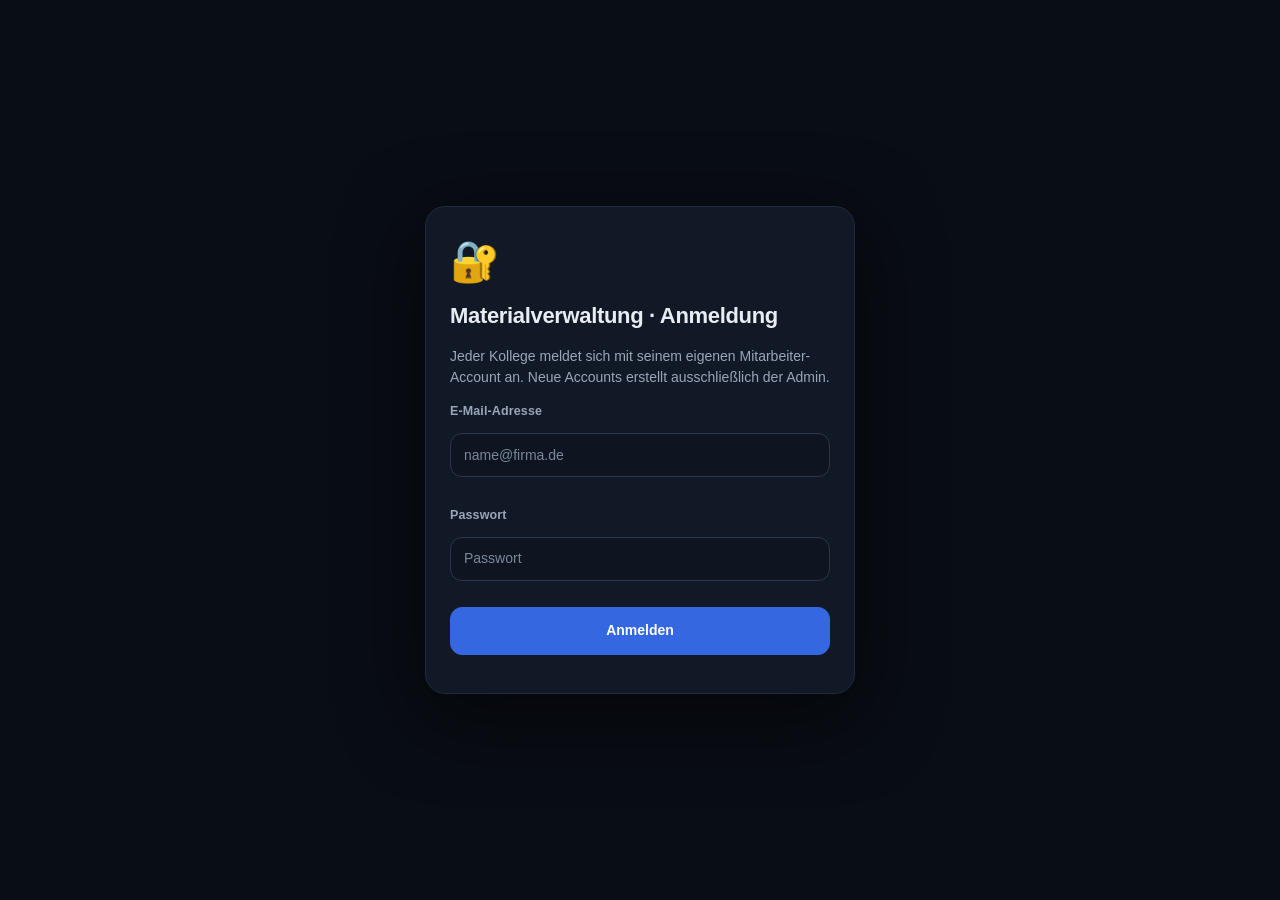
<file: index .html>
<!DOCTYPE html>

<html lang="de">
<head>
<meta charset="utf-8"/>
<meta content="width=device-width, initial-scale=1, viewport-fit=cover" name="viewport"/>
<title>Materialverwaltung V34 · Personal Workspace</title>
<link href="./manifest.json" rel="manifest"/>
<meta content="#0b1423" name="theme-color"/>
<meta name="app-version" content="2026-11-15-workspace-41"/>
<meta content="yes" name="apple-mobile-web-app-capable"/>
<meta content="black-translucent" name="apple-mobile-web-app-status-bar-style"/>
<meta content="Material" name="apple-mobile-web-app-title"/>
<style>
:root {
  --bg: #000000;
  --card: #0c1017;
  --card2: #141a26;
  --text: #f4f6f8;
  --table-text-color: #f4f6f8;
  --muted: #94a3b8;
  --border: #1e293b;
  --accent: #2563eb;
  --green: #22c55e;
  --red: #ef4444;
  --orange: #f59e0b;
  --table-header-bg: #1e3a8a;
  --table-header-text: #ffffff;
  --table-row-even: #080c14;
  --table-row-odd: #111a2e;
  --table-row-hover: #1e293b;
  --radius: 18px;
}

* {
  box-sizing: border-box;
  -webkit-tap-highlight-color: transparent;
}

body {
  margin: 0;
  background: var(--bg);
  color: var(--text);
  font-family:
    -apple-system,
    BlinkMacSystemFont,
    "Segoe UI",
    Roboto,
    Helvetica,
    Arial,
    sans-serif;
}

button,
input,
select {
  font: inherit;
}

button {
  cursor: pointer;
}

.app {
  max-width: 950px;
  margin: auto;
  padding-bottom: 100px;
}

header {
  padding: 18px 18px 10px;
  position: sticky;
  top: 0;
  z-index: 20;
  background: rgba(0,0,0,.92);
  backdrop-filter: blur(14px);
}

.header-row {
  display: flex;
  align-items: center;
  justify-content: space-between;
  gap: 12px;
}

.header-title {
  min-width: 0;
}

h1 {
  font-size: 27px;
  margin: 0;
}

.subtitle {
  color: var(--muted);
  margin-top: 5px;
  font-size: 14px;
}

.admin-button {
  border: 1px solid var(--border);
  background: var(--card);
  color: var(--text);
  border-radius: 13px;
  padding: 10px 12px;
  font-size: 13px;
  font-weight: 700;
  white-space: nowrap;
}

.admin-button.active {
  border-color: var(--green);
  background: rgba(34,197,94,.14);
  color: var(--green);
}

.header-actions {
  display: flex;
  align-items: flex-end;
  gap: 8px;
  flex-shrink: 0;
}
.version-box {
  display: flex;
  flex-direction: column;
  align-items: flex-end;
  gap: 4px;
  max-width: 175px;
}
.version-status {
  border: 1px solid var(--border);
  background: var(--card);
  color: var(--muted);
  border-radius: 999px;
  padding: 6px 9px;
  font-size: 11px;
  font-weight: 750;
  line-height: 1.2;
  white-space: nowrap;
}
.version-status.online {
  color: #86efac;
  border-color: rgba(34,197,94,.45);
  background: rgba(22,163,74,.12);
}
.version-status.update {
  color: #fcd34d;
  border-color: rgba(245,158,11,.5);
  background: rgba(245,158,11,.12);
}
.version-status.offline {
  color: #fca5a5;
  border-color: rgba(239,68,68,.45);
  background: rgba(239,68,68,.10);
}
.app-version-label {
  color: var(--muted);
  font-size: 9px;
  text-align: right;
  overflow-wrap: anywhere;
}
.reload-app-button {
  border: 0;
  border-radius: 8px;
  padding: 5px 8px;
  background: var(--accent);
  color: white;
  font-size: 11px;
  font-weight: 700;
}
@media (max-width: 520px) {
  header { padding: 12px 10px 9px; }
  .header-row { gap: 7px; }
  h1 { font-size: 21px; }
  .subtitle { font-size: 12px; }
  .header-actions { gap: 5px; }
  .version-box { max-width: 125px; }
  .version-status { padding: 6px 7px; font-size: 10px; }
  .app-version-label { font-size: 8px; }
  .admin-button { padding: 8px 9px; font-size: 12px; }
}

.content {
  padding: 14px 16px;
}

.tabs {
  display: grid;
  grid-template-columns: repeat(3, 1fr);
  gap: 7px;
  margin-bottom: 18px;
}

.tab {
  border: 1px solid var(--border);
  background: var(--card);
  color: var(--muted);
  padding: 13px 5px;
  border-radius: 13px;
  font-size: 13px;
}

.tab.active {
  background: var(--accent);
  border-color: var(--accent);
  color: white;
  font-weight: 700;
}

/* Blauer Original-Montagebericht ist in der index.html eingebettet. */
.report-tab-link {
  display: flex;
  align-items: center;
  justify-content: center;
  text-decoration: none;
  text-align: center;
}

.card {
  background: var(--card);
  border: 1px solid var(--border);
  border-radius: var(--radius);
  padding: 17px;
  margin-bottom: 13px;
}

.card h2 {
  margin: 0 0 5px;
  font-size: 20px;
}

.muted {
  color: var(--muted);
}

.dashboard {
  display: grid;
  grid-template-columns: repeat(3, 1fr);
  gap: 9px;
  margin-bottom: 14px;
}

.stat-card {
  background: var(--card);
  border: 1px solid var(--border);
  border-radius: 16px;
  padding: 14px 10px;
  text-align: center;
}

.stat-icon {
  font-size: 22px;
}

.stat-number {
  font-size: 24px;
  font-weight: 800;
  margin-top: 3px;
}

.stat-label {
  color: var(--muted);
  font-size: 11px;
  margin-top: 2px;
}

.material-card {
  display: flex;
  align-items: center;
  justify-content: space-between;
  gap: 12px;
}

.material-info {
  min-width: 0;
}

.material-name {
  font-size: 17px;
  font-weight: 800;
}

.material-unit {
  color: var(--muted);
  font-size: 12px;
  margin-top: 3px;
}

.material-stock {
  text-align: right;
  white-space: nowrap;
}

.material-stock-number {
  font-size: 24px;
  font-weight: 800;
}

.material-stock-unit {
  color: var(--muted);
  font-size: 12px;
}

.search-box {
  position: relative;
  margin: 12px 0;
}

.search-box input {
  padding-left: 42px;
}

.search-icon {
  position: absolute;
  left: 14px;
  top: 50%;
  transform: translateY(-50%);
  color: var(--muted);
}

.btn {
  border: 0;
  border-radius: 14px;
  padding: 12px 14px;
  font-weight: 700;
  color: white;
  background: var(--card2);
  display: inline-flex;
  align-items: center;
  justify-content: center;
  text-decoration: none;
  gap: 6px;
}

.btn.primary {
  background: var(--accent);
}

.btn.green {
  background: var(--green);
}

.btn.red {
  background: var(--red);
}

.btn.orange {
  background: var(--orange);
  color: #111;
}

.btn.full {
  width: 100%;
  margin-top: 10px;
}

.btn.small {
  padding: 8px 10px;
  font-size: 12px;
}

.direction-buttons {
  display: grid;
  grid-template-columns: 1fr;
  gap: 10px;
  margin-top: 12px;
}

.direction-btn {
  width: 100%;
  border: 2px solid var(--border);
  border-radius: 16px;
  padding: 18px 14px;
  background: var(--card2);
  color: var(--text);
  font-weight: 800;
  font-size: 17px;
  text-align: left;
}

.direction-btn.active {
  border-color: var(--accent);
  background: rgba(59,130,246,.16);
}

.direction-icon {
  font-size: 25px;
  margin-right: 8px;
}

.route-box {
  margin-top: 15px;
  padding: 14px;
  border-radius: 14px;
  background: var(--card2);
  border: 1px solid var(--border);
  text-align: center;
  font-weight: 700;
}

input,
select {
  width: 100%;
  background: var(--card2);
  border: 1px solid var(--border);
  color: var(--text);
  border-radius: 13px;
  padding: 14px;
  outline: none;
}

input:focus,
select:focus {
  border-color: var(--accent);
}

label {
  display: block;
  margin: 13px 0 7px;
  font-size: 13px;
  color: var(--muted);
}

.site-stock {
  margin-top: 13px;
  border-top: 1px solid var(--border);
  padding-top: 12px;
}

.site-material {
  display: flex;
  justify-content: space-between;
  gap: 10px;
  padding: 8px 0;
  border-bottom: 1px dashed rgba(255,255,255,0.05);
}

.badge {
  display: inline-block;
  padding: 5px 9px;
  border-radius: 10px;
  background: var(--card2);
  color: var(--muted);
  font-size: 12px;
}

.admin-badge {
  display: inline-block;
  padding: 6px 10px;
  border-radius: 10px;
  background: rgba(34,197,94,.14);
  color: var(--green);
  font-size: 12px;
  font-weight: 700;
  margin-top: 10px;
}

.filter-grid {
  display: grid;
  grid-template-columns: 1fr 1fr;
  gap: 8px;
  margin-top: 12px;
}

.movement {
  padding: 15px;
}

.movement-main {
  display: flex;
  justify-content: space-between;
  gap: 10px;
}

.movement-route {
  margin-top: 8px;
  color: var(--muted);
  font-size: 14px;
}

.movement-meta {
  margin-top: 7px;
  color: var(--muted);
  font-size: 12px;
}

.empty {
  text-align: center;
  color: var(--muted);
  padding: 35px 10px;
}

.fab {
  position: fixed;
  right: 18px;
  bottom: 22px;
  z-index: 30;
  width: 62px;
  height: 62px;
  border-radius: 50%;
  border: 0;
  background: var(--accent);
  color: white;
  font-size: 28px;
  box-shadow: 0 8px 30px rgba(0,0,0,.6);
}

.modal-bg {
  display: none;
  position: fixed;
  inset: 0;
  z-index: 100;
  background: rgba(0,0,0,.82);
  align-items: flex-end;
  justify-content: center;
}

.modal-bg.show {
  display: flex;
}

.modal {
  width: 100%;
  max-width: 700px;
  background: var(--card);
  border-radius: 24px 24px 0 0;
  padding: 22px 18px 30px;
  max-height: 92vh;
  overflow-y: auto;
}

.modal-head {
  display: flex;
  justify-content: space-between;
  align-items: center;
}

.close {
  border: 0;
  background: var(--card2);
  color: white;
  width: 38px;
  height: 38px;
  border-radius: 50%;
  font-size: 20px;
}

.notice {
  padding: 12px;
  border-radius: 12px;
  background: var(--card2);
  margin-top: 12px;
  color: var(--muted);
  font-size: 14px;
}

.employee-row {
  display: grid;
  grid-template-columns: 1fr auto;
  gap: 8px;
}

.loading {
  text-align: center;
  padding: 30px;
  color: var(--muted);
}

.hidden {
  display: none !important;
}

.site-directory-search { margin-top: 14px; }
.site-details { display:grid; grid-template-columns:1fr; gap:8px; margin-top:12px; }
.site-detail { display:flex; gap:9px; align-items:flex-start; color:var(--muted); font-size:14px; overflow-wrap:anywhere; }
.site-detail strong { color:var(--text); font-weight:700; }
.site-detail-icon { width:20px; flex:0 0 20px; text-align:center; }

.view-toggle {
  display: flex;
  gap: 6px;
  background: var(--card2);
  padding: 5px;
  border-radius: 14px;
  border: 1px solid var(--border);
  margin-top: 12px;
}
.view-toggle-btn {
  flex: 1;
  padding: 9px 8px;
  border: none;
  background: transparent;
  color: var(--muted);
  border-radius: 10px;
  font-size: 13px;
  font-weight: 700;
  cursor: pointer;
  transition: all 0.2s;
  text-align: center;
}
.view-toggle-btn.active {
  background: var(--accent);
  color: white;
}

/* TABELLE MIT BLAUEN STREIFEN & SCHWARZEM HINTERGRUND */
.paper-table-container {
  overflow-x: auto;
  border-radius: 12px;
  border: 2px solid #1e3a8a;
  background: #000000;
  margin-top: 14px;
  box-shadow: 0 4px 20px rgba(0,0,0,0.7);
}
.paper-table {
  width: 100%;
  border-collapse: collapse;
  font-size: 13.5px;
  text-align: left;
  white-space: nowrap;
}
.paper-table th {
  background: var(--table-header-bg);
  color: var(--table-header-text);
  padding: 12px 14px;
  font-weight: 800;
  font-size: 14px;
  border: 1px solid #2563eb;
  letter-spacing: 0.3px;
}
.paper-table td {
  padding: 11px 14px;
  border: 1px solid #1e293b;
  color: var(--table-text-color, var(--text));
  font-weight: 600;
  background-color: var(--table-row-even);
}
.paper-table tr:nth-child(odd) td {
  background-color: var(--table-row-odd);
}
.paper-table tr:hover td {
  background-color: var(--table-row-hover);
}
.paper-table .highlight-cell {
  font-weight: 800;
  color: #60a5fa;
}

.table-toolbar {
  display: flex;
  justify-content: space-between;
  align-items: center;
  gap: 10px;
  flex-wrap: wrap;
  margin-top: 12px;
}

.site-list-item {
  background: var(--card);
  border: 1px solid var(--border);
  border-radius: 14px;
  padding: 14px 16px;
  margin-bottom: 8px;
  cursor: pointer;
  transition: all 0.2s ease;
}
.site-list-item:hover {
  border-color: var(--accent);
}

/* Kabelkarten und übersichtliches Lager-Stücke-Overlay */
.material-card-clickable {
  cursor: pointer;
  transition: border-color .18s ease, transform .18s ease;
  border: 1px solid var(--border);
}
.material-card-clickable:hover, .material-card-clickable:focus-visible {
  border-color: var(--accent);
  outline: none;
  transform: translateY(-1px);
}
.material-card-hint {
  display:flex; justify-content:space-between; align-items:center; gap:8px;
  color:var(--muted); font-size:12px; padding-top:9px; border-top:1px solid var(--border);
}
.warehouse-piece-modal { max-width:620px; }
.warehouse-piece-summary {
  display:grid; grid-template-columns:1fr 1fr; gap:10px; margin:14px 0;
}
.warehouse-piece-stat {
  padding:14px; border-radius:14px; background:var(--card2); border:1px solid var(--border);
}
.warehouse-piece-stat strong { display:block; font-size:23px; margin-top:4px; }
.warehouse-piece-row {
  display:grid; grid-template-columns:34px minmax(0,1fr) auto; gap:9px; align-items:center;
  padding:10px; margin:8px 0; border:1px solid var(--border); border-radius:13px; background:var(--card2);
}
.warehouse-piece-number { color:var(--muted); font-weight:800; text-align:center; }
.warehouse-piece-row input { padding:10px; }
.warehouse-piece-row .btn { padding:9px 10px; }
.warehouse-piece-empty { text-align:center; padding:22px 12px; color:var(--muted); border:1px dashed var(--border); border-radius:13px; }
@media (max-width:420px) {
  .warehouse-piece-row { grid-template-columns:26px minmax(0,1fr) auto; gap:6px; padding:8px; }
  .warehouse-piece-row .btn { padding:8px; }
}

/* Komfortables Overlay für Einzelstücke */
.piece-manager-card {
  margin-top: 14px;
  padding: 14px;
  border-radius: 16px;
  background: var(--card);
  border: 1px solid var(--border);
}
.piece-manager-top {
  display: flex;
  align-items: flex-start;
  justify-content: space-between;
  gap: 12px;
}
.piece-manager-title {
  font-weight: 800;
  font-size: 14px;
}
.piece-split-controls {
  display: flex;
  align-items: end;
  gap: 10px;
  margin: 12px 0;
  padding: 12px;
  border: 1px solid var(--border);
  border-radius: 13px;
  background: var(--card2);
}
.piece-split-controls label { margin-top: 0; }
.piece-split-controls input { font-size: 17px; font-weight: 700; }
.piece-split-controls .btn { min-height: 46px; white-space: nowrap; }
@media (max-width: 420px) {
  .piece-split-controls { gap: 7px; padding: 9px; }
  .piece-split-controls .btn { padding: 10px 11px; font-size: 13px; }
}
.piece-manager-summary {
  margin-top: 12px;
  padding: 12px;
  border-radius: 12px;
  background: var(--card2);
  border: 1px solid var(--border);
}
.piece-manager-preview {
  display: grid;
  gap: 6px;
  margin-top: 10px;
}
.piece-preview-row {
  display: flex;
  justify-content: space-between;
  gap: 12px;
  color: var(--muted);
  font-size: 13px;
}
.piece-preview-row strong { color: var(--text); }
.piece-manager-layer { z-index: 130; }
.piece-manager-modal {
  max-width: 620px;
}
.piece-editor-intro {
  margin: 12px 0;
  padding: 12px;
  border-radius: 13px;
  background: var(--card2);
  color: var(--muted);
  font-size: 13px;
  line-height: 1.45;
}
.piece-editor-total {
  display: flex;
  align-items: center;
  justify-content: space-between;
  gap: 12px;
  margin: 12px 0;
  padding: 15px;
  border-radius: 14px;
  background: rgba(37,99,235,.16);
  border: 1px solid rgba(37,99,235,.55);
}
.piece-editor-total strong { font-size: 23px; }
.piece-entry {
  margin: 10px 0;
  padding: 13px;
  border: 1px solid var(--border);
  border-radius: 15px;
  background: var(--card2);
}
.piece-entry-head {
  display: flex;
  align-items: center;
  justify-content: space-between;
  gap: 8px;
  margin-bottom: 8px;
  font-size: 13px;
  font-weight: 800;
}
.piece-entry-fields {
  display: grid;
  grid-template-columns: minmax(0, .85fr) minmax(0, 1.4fr);
  gap: 10px;
}
.piece-entry label {
  margin: 2px 0 6px;
  font-size: 12px;
}
.piece-entry input {
  padding: 13px 11px;
  font-size: 17px;
  font-weight: 700;
}
.piece-entry-footer {
  display: flex;
  align-items: center;
  justify-content: space-between;
  gap: 8px;
  margin-top: 10px;
  font-size: 13px;
  color: var(--muted);
}
.piece-entry-footer strong { color: var(--text); }
.piece-editor-actions {
  display: grid;
  grid-template-columns: 1fr 1fr;
  gap: 8px;
  margin-top: 14px;
}
.piece-editor-actions .btn { min-height: 48px; }
.site-list-header {
  display: flex;
  justify-content: space-between;
  align-items: center;
}
.site-list-name {
  font-weight: 700;
  font-size: 16px;
}

.custom-col-item {
  display: flex;
  align-items: center;
  justify-content: space-between;
  background: var(--card2);
  padding: 10px 12px;
  border-radius: 12px;
  margin-bottom: 8px;
  border: 1px solid var(--border);
}

@media (min-width: 701px) {
  .modal-bg {
    align-items: center;
  }

  .modal {
    border-radius: 24px;
    max-height: 85vh;
  }
}

.booking-amount-overflow {
  color: #dc2626 !important;
  border: 2px solid #dc2626 !important;
  font-weight: 700 !important;
}


.vehicle-grid { display:grid; grid-template-columns:repeat(auto-fit,minmax(150px,1fr)); gap:10px; margin-top:14px; }
.vehicle-card { display:flex; flex-direction:column; align-items:flex-start; gap:5px; text-align:left; border:1px solid var(--border); background:var(--card2); color:var(--text); border-radius:14px; padding:14px; cursor:pointer; }
.vehicle-card.selected { border:2px solid var(--accent); }
.vehicle-card-icon { font-size:25px; }
.vehicle-card-name { font-weight:800; }
.vehicle-card strong { color:var(--accent); font-size:13px; }
.vehicle-item-list { display:flex; flex-direction:column; gap:10px; margin-top:14px; }
.vehicle-item { display:flex; align-items:center; justify-content:space-between; gap:12px; border:1px solid var(--border); background:var(--card2); border-radius:12px; padding:13px; }
.vehicle-item-done { opacity:.72; }
.vehicle-item-main { min-width:0; display:flex; flex-direction:column; gap:5px; }
.vehicle-item-amount { color:var(--accent); font-weight:800; }
.vehicle-item-note { font-size:12px; margin-top:3px; }
.vehicle-item-actions { display:flex; flex-wrap:wrap; gap:6px; justify-content:flex-end; }
.note-card { border:1px solid var(--border); background:var(--card); border-radius:15px; padding:15px; margin:10px 0; }
.note-card.note-done { opacity:.7; }
.note-card-top { display:flex; justify-content:space-between; align-items:flex-start; gap:10px; }
.note-card-title { font-weight:800; font-size:17px; overflow-wrap:anywhere; }
.note-card-body { white-space:pre-wrap; overflow-wrap:anywhere; margin-top:9px; line-height:1.45; }
.site-order-actions { display:flex; flex-direction:column; gap:4px; }
.site-order-actions .btn { min-width:36px; padding:5px 8px; }
@media (max-width:600px) { .vehicle-item { align-items:flex-start; flex-direction:column; } .vehicle-item-actions { width:100%; justify-content:flex-start; } }

/* Die Berichtsseite wird innerhalb der einen index.html eingeblendet. */
#reportOverlay[hidden] { display:none !important; }
#reportOverlay { position:fixed; inset:0; z-index:2000; background:#0b0d10; }
#reportFrame { width:100%; height:100%; border:0; display:block; background:#0b0d10; }

#accountGate{position:fixed;inset:0;z-index:9999;background:#090d14;display:flex;align-items:center;justify-content:center;padding:18px}
#accountGate[hidden]{display:none!important}
.account-card{width:min(100%,430px);background:var(--card);border:1px solid var(--border);border-radius:20px;padding:24px;box-shadow:0 20px 80px #0009}
.account-card h2{font-size:22px;margin:8px 0 12px}
.account-card p{font-size:14px;line-height:1.5;color:var(--muted)}
.account-card .account-logo{font-size:40px}
.account-card input{width:100%;font-size:16px;min-height:48px;background:var(--card2);color:var(--text);padding:12px;border:1px solid var(--border);border-radius:10px;margin:5px 0 16px}
.account-management{margin-top:20px;border:1px solid var(--border);border-radius:15px;padding:14px;background:var(--card2)}
.account-management h3{margin-top:0}.account-management input{width:100%;min-height:42px}
.account-list-row{display:flex;justify-content:space-between;align-items:center;gap:10px;border-bottom:1px solid var(--border);padding:10px 0;font-size:13px}
.account-list-row button{flex-shrink:0}

/* V25 Stundenzettel */
.ts-heading{display:flex;justify-content:space-between;align-items:center;flex-wrap:wrap;gap:12px;margin:4px 0 18px}
.ts-heading h2{margin:0;font-size:23px}.ts-heading p{margin:4px 0 0;color:var(--muted,#a5b6c7);font-size:13px}
.ts-card{background:linear-gradient(150deg,#13243c,#0d1729);border:1px solid #2a405e;border-radius:16px;padding:16px;margin:0 0 14px}
.ts-row{display:grid;grid-template-columns:repeat(2,minmax(0,1fr));gap:12px}
.ts-field{min-width:0}.ts-field label{display:block;color:#aebed3;font-size:12px;margin:0 0 5px}
.ts-field input,.ts-field select,.ts-field textarea{width:100%;padding:11px 10px;border:1px solid #364a65;border-radius:10px;background:#0b1628;color:#f1f6ff;font:inherit;min-width:0}
.ts-field textarea{resize:vertical;min-height:58px}.ts-day{border:1px solid #2d4260;border-radius:13px;margin:10px 0;overflow:hidden}
.ts-day summary{display:flex;align-items:center;justify-content:space-between;gap:7px;cursor:pointer;list-style:none;padding:13px 14px;background:#172841;font-weight:700}
.ts-day summary::-webkit-details-marker{display:none}.ts-day-body{padding:13px}.ts-entry{border:1px solid #253e59;border-radius:12px;padding:10px;margin:10px 0;background:#101d30}
.ts-entry-header{display:flex;justify-content:space-between;gap:8px;align-items:center;margin-bottom:8px;font-size:13px;color:#bfd3e9}
.ts-actions{display:flex;gap:9px;flex-wrap:wrap;margin:14px 0}.ts-actions button{min-height:42px}
.ts-total{font-size:22px;font-weight:800;color:#85b8ff}.ts-hint{font-size:12px;color:#aebed3;line-height:1.55}
@media(max-width:540px){.ts-row{grid-template-columns:1fr}.ts-heading h2{font-size:20px}}

/* V27: Lager-Finder und geordnete Kategorien */
.warehouse-filterbar{display:flex;gap:8px;flex-wrap:wrap;margin:12px 0}
.warehouse-filterbar button{padding:9px 13px;border:1px solid #304767;background:#10233e;color:#dce9fd;border-radius:22px;cursor:pointer;font:inherit;font-size:13px}
.warehouse-filterbar button.active{background:#146be8;border-color:#529cff;color:white}
.warehouse-category{margin:12px 0;border:1px solid #263c58;border-radius:15px;overflow:hidden;background:#0e1c30}
.warehouse-category summary{padding:13px 15px;display:flex;justify-content:space-between;align-items:center;cursor:pointer;font-weight:700;background:#172941}
.warehouse-category .material-card{margin:9px 11px}
.warehouse-category summary::-webkit-details-marker{display:none}
.warehouse-count{font-size:12px;color:#a9bed7}
/* V27: Stundenzettel */
.ts-entry-kind{grid-column:1/-1}.ts-entry-kind select{font-weight:650}
.ts-entry-hint{font-size:12px;color:#a9bed7;margin:0 0 8px}
.ts-inline-check{display:flex;align-items:center;gap:10px;padding:12px 10px;border-radius:10px;background:#0b1628;border:1px solid #364a65}
.ts-inline-check input{width:19px;height:19px;accent-color:#2386f8}
.ts-templates{border:1px solid #395579;border-radius:14px;padding:14px;margin-bottom:16px;background:#12253d}
.ts-templates-list{display:flex;flex-wrap:wrap;gap:8px;margin:10px 0}
.ts-templates-list span{display:inline-flex;gap:8px;align-items:center;border:1px solid #405772;border-radius:16px;padding:5px 9px}
.ts-templates-list button{background:none;border:0;color:#ffb3b3;cursor:pointer;font-weight:800}

/* V29: bewusst reduzierte Wochenübersicht mit einzelnen Tagesformularen */
.ts29-head{display:flex;align-items:center;justify-content:space-between;gap:12px;margin:0 0 15px}
.ts29-head h2{margin:0;font-size:23px;letter-spacing:-.025em}
.ts29-head p{font-size:13px;color:#a8bdd7;margin:4px 0 0}
.ts29-summary{border:1px solid #3c608b;background:linear-gradient(138deg,#193958,#10233e);padding:21px;border-radius:20px;margin-bottom:17px}
.ts29-week-title{font-size:24px;font-weight:850;letter-spacing:-.03em}
.ts29-tag{border-radius:99px;border:1px solid #5379a3;font-size:11px;padding:5px 9px;color:#c1e1ff}
.ts29-week-meta{color:#adc5de;font-size:13px;margin:7px 0 19px}
.ts29-summary .ts29-actions{display:flex;flex-wrap:wrap;gap:9px}
.ts29-actions button{min-height:44px}
.ts29-stat{display:flex;justify-content:space-between;align-items:center;padding:10px 0 0;border-top:1px solid #395877;margin-top:15px}
.ts29-stat strong{font-size:22px;color:#9dc9ff}
.ts29-week-list{display:flex;flex-direction:column;gap:9px}
.ts29-week{display:flex;gap:12px;align-items:center;justify-content:space-between;width:100%;text-align:left;padding:14px;border-radius:13px;background:#14273e;border:1px solid #2f4765;color:#f1f7ff;cursor:pointer;font:inherit}
.ts29-week:hover{border-color:#608ec6;background:#1a3351}
.ts29-week .ts29-week-name{font-weight:750;display:block}
.ts29-week small{display:block;color:#afc4dc;margin-top:4px}
.ts29-week .ts29-week-hours{font-weight:800;font-size:15px;white-space:nowrap}
.ts29-week .ts29-week-icon{color:#7faeed}
.ts29-editor-top{display:flex;align-items:center;gap:12px;margin-bottom:15px}
.ts29-editor-top button{white-space:nowrap}
.ts29-day-picker{display:grid;grid-template-columns:repeat(7,minmax(0,1fr));gap:5px;margin:12px 0 16px}
.ts29-day-picker button{min-width:0;background:#102239;border:1px solid #304869;color:#c6d9ef;border-radius:11px;padding:10px 1px;font:inherit;cursor:pointer}
.ts29-day-picker button.active{background:#1767c8;border-color:#56a6ff;color:#fff}
.ts29-day-picker strong,.ts29-day-picker small{display:block}.ts29-day-picker strong{font-size:12px}.ts29-day-picker small{font-size:10px;opacity:.85}
.ts29-entry{border:1px solid #355277;border-radius:14px;background:#122239;padding:12px;margin:11px 0}
.ts29-entry-title{display:flex;justify-content:space-between;align-items:center;gap:10px;font-weight:750;margin-bottom:9px}
.ts29-archive{margin-top:22px}.ts29-archive h3{font-size:16px;margin-bottom:12px}
.ts29-archive-note{color:#aebed1;font-size:12px;line-height:1.5}
.ts29-status{font-size:12px;color:#b2c7e1;line-height:1.5}
.ts29-pane{border:1px solid #2c425e;background:#111f32;border-radius:16px;padding:15px;margin:12px 0}
.ts29-pane .ts-row{margin-top:8px}.ts29-pane .ts-field label{font-size:12px}
@media(max-width:420px){.ts29-summary{padding:16px}.ts29-week-title{font-size:21px}.ts29-day-picker button{padding:9px 0}}

.mv30-list{display:grid;gap:9px;margin:15px 0}.mv30-item{display:flex;justify-content:space-between;gap:12px;align-items:center;padding:12px;border:1px solid #38455d;border-radius:12px;margin:8px 0}.mv30-item div{min-width:0}.mv30-item small{color:#9daec5}.mv30-diff{max-height:320px;overflow:auto;white-space:pre-wrap;overflow-wrap:anywhere;font-size:12px;background:#101a29;padding:10px;border-radius:8px}.mv30-item summary{cursor:pointer}

.mv30-diffrow{padding:9px;border-bottom:1px solid #3b4859;overflow-wrap:anywhere;font-size:13px}.mv30-diffrow strong{display:block;margin-bottom:4px;color:#add4ff}.mv30-modal{position:fixed;inset:0;background:#000d;z-index:5000;display:none;justify-content:center;align-items:center;padding:12px}.mv30-modalbox{background:#162238;color:#fff;border:1px solid #435471;border-radius:15px;padding:15px;max-height:90vh;overflow:auto;width:min(700px,100%)}

.desk31-sidebar,.desk31-table,.desk31-weekgrid,.desk31-dashboard{display:none}
@media(min-width:1100px){
:root{--desk-width:238px;--bg:#0b1321}
body{background:#0b1321!important}.desktop31-mobile{display:none!important}.app{max-width:none!important;margin:0 0 0 var(--desk-width)!important;min-height:100vh;padding-bottom:32px!important}.content{max-width:1700px;margin:auto;padding:28px 32px!important}.app>header{background:#101c2c!important;border-bottom:1px solid #26364c;padding:15px 32px!important;z-index:40}.header-title h1{font-size:20px}.header-title .subtitle{font-size:12px}.bottom-nav,.fab,.more-sheet,.more-backdrop{display:none!important}
.desk31-sidebar{display:flex;flex-direction:column;position:fixed;inset:0 auto 0 0;width:var(--desk-width);background:#0e1b2c;border-right:1px solid #283b52;padding:22px 13px;z-index:100;overflow:auto;gap:5px}.desk31-brand{display:flex;gap:10px;align-items:center;padding:4px 5px 24px}.desk31-brand>span{background:#16417d;color:#7ccaff;border-radius:10px;padding:8px;font-size:20px}.desk31-brand strong{font-size:14px;display:block}.desk31-brand small,.desk31-bottom small{font-size:11px;color:#93a9c3;display:block;margin-top:4px}.desk31-caption{font-size:10px;color:#8094ad;letter-spacing:1.5px;padding:8px 11px}.desk31-link{display:flex;align-items:center;gap:11px;width:100%;border:1px solid transparent;background:transparent;color:#abc0d7;text-align:left;padding:11px 10px;border-radius:8px;font-size:13px;font-weight:600;min-height:44px}.desk31-link[hidden]{display:none!important}.desk31-link:hover{background:#1a2c43;color:#fff}.desk31-link.active{background:#133f7c;border-color:#265c9d;color:#e7f3ff}.desk31-link svg{flex:none}.desk31-bottom{margin-top:auto;padding-top:17px;border-top:1px solid #283b52}.desk31-book{width:100%;background:#1675e9;border:1px solid #428ff1;color:white;border-radius:8px;padding:12px;font-weight:700;margin-bottom:8px}.desk31-bottom small{padding-left:10px}
.home-hello{background:none!important;border:0!important;box-shadow:none!important;padding:0 0 18px!important;margin:0!important}.home-hello h2{font-size:30px!important}.home-tiles{grid-template-columns:repeat(4,minmax(0,1fr))!important;gap:16px}.home-tile{border-radius:12px!important;min-height:158px!important;padding:18px!important;box-shadow:none!important}.home-tile strong{font-size:30px!important}.home-actions{margin:20px 0!important}.card,.ts29-summary,.ts29-entry,.ts29-pane{border-radius:12px!important;box-shadow:none!important;background:#142235!important}.dashboard{gap:14px!important}.home-activities{border:1px solid #293b51;border-radius:12px;overflow:hidden}.home-activity{border-radius:0!important;margin:0!important}.desk31-dashboard{display:grid;grid-template-columns:repeat(3,minmax(0,1fr));gap:14px;margin:18px 0 24px}.desk31-metric{background:#142235;border:1px solid #2b3e55;border-radius:12px;padding:18px}.desk31-metric small{color:#9cafc7;display:block}.desk31-metric strong{display:block;font-size:29px;margin:9px 0 0;font-variant-numeric:tabular-nums}
.warehouse-category{display:none!important}.desk31-table{display:block;background:#111d2d;border:1px solid #2b3e55;border-radius:12px;overflow:auto}.desk31-table table{width:100%;border-collapse:collapse;text-align:left;min-width:650px;font-size:14px}.desk31-table th{background:#182b43;color:#a9c1de;padding:14px 16px;border-bottom:1px solid #30435a;white-space:nowrap}.desk31-table td{padding:13px 16px;border-bottom:1px solid #24354a}.desk31-table tbody tr:hover{background:#1b304a}.desk31-table tbody tr:last-child td{border-bottom:0}.desk31-table td:nth-child(4){text-align:right;font-variant-numeric:tabular-nums;font-weight:700}.desk31-table td button{border:0;background:transparent;color:#8fc7ff;font-weight:600;text-align:left;padding:4px 0}.desk31-table th button{color:inherit;background:none;border:0;font-weight:700;padding:0}.desk31-table td:nth-child(2){color:#9fc4f5}.warehouse-filterbar{flex-wrap:wrap!important;overflow:visible!important}
#stundenzettel .ts29-week-list.desk31-daylist{display:none}.desk31-weekgrid{display:grid;grid-template-columns:repeat(7,minmax(0,1fr));gap:9px;margin:17px 0}.desk31-day{display:flex;flex-direction:column;text-align:left;gap:9px;min-height:140px;border:1px solid #30445e;border-radius:10px;background:#142235;color:#e7eef8;padding:13px}.desk31-day:hover{border-color:#64aaff}.desk31-day small{color:#9eb1c9}.desk31-day strong{font-size:23px;letter-spacing:-.5px;color:#c5ddff}.desk31-day span{font-size:12px;color:#9eb1c9}.ts29-editor-top{margin-bottom:20px}.ts29-entry{max-width:1000px}.ts29-week-list{max-width:1000px}.ts29-summary{max-width:none!important}.mv30-list{gap:0!important}.mv30-item{margin:0!important;border-radius:0!important;border:0!important;border-bottom:1px solid #2b3e55!important;padding:15px 8px!important}.mv30-item:last-child{border-bottom:0!important}.mv30-item>div:first-child{display:grid;grid-template-columns:minmax(130px,1fr) minmax(160px,1.5fr) minmax(110px,1fr);align-items:center;gap:12px;flex:1}.mv30-item>div:last-child{flex-shrink:0}.modal{max-width:760px!important}.modal-bg .modal{max-height:90vh;overflow:auto}#reportOverlay{left:var(--desk-width)!important;z-index:90!important}body:has(#reportOverlay:not([hidden])) .desk31-link[data-desk="bericht"]{background:#133f7c;color:#fff}body:has(#reportOverlay:not([hidden])) .desk31-link.active:not([data-desk="bericht"]){background:transparent;border-color:transparent;color:#abc0d7}
}
@media(min-width:1100px) and (max-width:1350px){:root{--desk-width:210px}.content{padding:22px!important}.desk31-weekgrid{grid-template-columns:repeat(4,minmax(0,1fr))}.mv30-item>div:first-child{display:block}.home-tile{padding:13px!important}}
</style>
<style>.v32layout{display:grid;grid-template-columns:minmax(240px,340px) minmax(0,1fr);gap:14px;align-items:start}.v32list{display:grid;gap:12px;max-height:78vh;overflow:auto}.v32legend{display:flex;gap:10px;flex-wrap:wrap;font-size:12px}.v32green{color:#46d486}.v32yellow{color:#ffcd42}.v32red{color:#ff7777}.v32person{background:#152438;border:1px solid #34485e;border-radius:10px;padding:9px;margin:8px 0}.v32person summary{cursor:pointer;font-weight:650;padding:8px}.v32report{display:flex;align-items:center;gap:12px;text-align:left;width:100%;background:#101c2b;color:#e9f2ff;border:1px solid #2d4159;border-radius:8px;margin:6px 0;padding:12px}.v32report.selected{border-color:#54a7ff;background:#142e4d}.v32report>span:first-child{font-size:23px;font-weight:bold;width:24px;text-align:center}.v32report small{display:block;color:#a4b5c9}.v32paper{min-width:0}.v32paper iframe{width:100%;height:80vh;border:1px solid #30465f;border-radius:12px;background:#0c1624}.v32paper iframe[hidden]{display:none}#v32Empty{padding:28px;color:#9fb3cb} @media(max-width:800px){.v32layout{grid-template-columns:1fr}.v32list{max-height:40vh}.v32paper iframe{height:80vh}}</style><style>
#pruefbereich{color:#e7effc}#pruefbereich *{box-sizing:border-box}#pruefbereich [hidden]{display:none!important}.v33workspace{max-width:none}.v33top{display:flex;align-items:center;gap:18px;margin:0 0 12px}.v33top h2{font-size:25px;margin:2px 0}.v33eyebrow{font-size:10px;letter-spacing:1.4px;color:#8ea7c2}.v33topcounts{margin-left:auto;display:flex;gap:14px;font-weight:700;font-size:15px}.v33grid{display:grid;grid-template-columns:minmax(180px,.85fr) minmax(220px,1.05fr) minmax(0,2.8fr);gap:10px;align-items:stretch;min-height:70vh}.v33pane{background:#101e30;border:1px solid #293f59;border-radius:10px;overflow:hidden;min-width:0;display:flex;flex-direction:column}.v33panehead{padding:14px 12px;border-bottom:1px solid #2a3d55}.v33pane h3{font-size:16px;margin:0 0 11px;color:#eff5ff;overflow-wrap:anywhere}.v33pane h3 span{color:#93aac6;font-weight:400}.v33pane input{width:100%;background:#0b1727;border:1px solid #304a66;border-radius:7px;color:#e8f1ff;padding:10px!important;font-size:13px}.v33scroll{padding:6px;overflow:auto;max-height:calc(100dvh - 220px);min-height:100px}.v33person,.v33report{width:100%;display:flex;align-items:center;gap:10px;background:transparent;border:1px solid transparent;border-bottom-color:#26394e;color:#e5eefb;padding:13px 9px;text-align:left;border-radius:7px;margin:2px 0;min-width:0}.v33person:hover,.v33report:hover{background:#172d47}.v33person.active,.v33report.active{background:#173961;border-color:#3b83d5;box-shadow:inset 3px 0 #51aaff}.v33avatar{width:34px;height:34px;flex:0 0 34px;background:#253e59;border-radius:50%;display:grid;place-items:center;font-size:12px;font-weight:700;color:#c6dbf3}.v33persontext,.v33reporttext{display:flex;flex-direction:column;min-width:0;gap:5px;flex:1}.v33persontext b,.v33reporttext b{font-size:13px;overflow-wrap:anywhere}.v33counts{display:flex;gap:10px;font-size:12px;font-weight:650;white-space:nowrap}.v33reporttext span,.v33reporttext small{font-size:12px;color:#a3b8d1;overflow-wrap:anywhere}.v33status{display:inline-flex;align-items:center;justify-content:center;border-radius:50%;border:1.5px solid currentColor;width:24px;height:24px;flex:0 0 24px;font-weight:800;font-size:17px;line-height:1}.v33open{color:#f4c34e}.v33later{color:#fa777e}.v33good{color:#43d99a}.v33tabs,.v33filters,.v33actions,.v33nav{display:flex;align-items:center;gap:5px;flex-wrap:wrap}.v33tab,.v33filter,.v33btn{border:1px solid #354d69;background:#17283e;border-radius:7px;color:#bed2eb;font-size:12px;font-weight:600;padding:8px 9px;min-height:34px;cursor:pointer;box-shadow:none}.v33btn:disabled{opacity:.35;cursor:default}.v33tab.active,.v33filter.active,.v33primary{background:#1768c7;border-color:#428feb;color:white}.v33filters{margin-top:9px}.v33filter{font-size:11px;padding:6px 7px;min-height:28px}.v33dochead{padding:12px;border-bottom:1px solid #2c435d}.v33docheading{display:flex;align-items:center;gap:8px;justify-content:space-between}.v33docheading>div:first-child{min-width:0}.v33docheading h3{margin:0 0 5px}.v33nav{flex-shrink:0;flex-wrap:nowrap}.v33nav .v33btn{font-size:18px;min-width:32px;padding:4px 8px}.v33nav span,.v33muted{font-size:12px;color:#9cb2cc}.v33actions{margin-top:10px;justify-content:space-between}.v33actions #v33DocStatus{display:flex;align-items:center;gap:7px;font-size:13px}.v33foot{font-size:11px;color:#90a7c3;padding:10px 12px;border-top:1px solid #273d55;margin-top:auto}.v33document iframe{border:0;width:100%;height:calc(100dvh - 340px);min-height:460px;background:#0b1625;display:block}.v33empty{display:flex;flex-direction:column;align-items:center;justify-content:center;text-align:center;min-height:420px;padding:22px;color:#9db4ce;flex:1}.v33empty strong{color:#dce9fb}.v33emptyicon{font-size:45px;color:#55789e;margin-bottom:18px}.v33noitems{color:#a0b4ce;padding:20px;font-size:13px}.v33week{padding:20px}.v33weekdays{display:grid;gap:8px;margin:14px 0}.v33weekdays>div{display:grid;grid-template-columns:1fr 1fr;gap:4px;padding:10px;background:#14283e;border-radius:6px}.v33weekdays small{grid-column:1/-1;color:#a3b8d1}.v33focus .v33grid{grid-template-columns:minmax(0,1fr)}.v33focus .v33staff,.v33focus .v33reports{display:none}.v33focus .v33document iframe{height:calc(100dvh - 300px)}
@media(min-width:1100px){body:has(#pruefbereich[style*="display: block"]) .content{max-width:none!important;padding:14px!important}body:has(#pruefbereich[style*="display: block"]) .desk31-sidebar{width:184px;padding:16px 8px}body:has(#pruefbereich[style*="display: block"]) .app{margin-left:184px!important}.v33grid{min-height:calc(100dvh - 205px)}body:has(#pruefbereich[style*="display: block"]) .desk31-brand strong{font-size:12px}}
@media(max-width:1250px){.v33grid{grid-template-columns:minmax(150px,.8fr) minmax(180px,1fr) minmax(0,2.4fr)}.v33panehead{padding:10px 7px}.v33person{gap:6px;padding:10px 5px}.v33avatar{width:27px;height:27px;flex-basis:27px}.v33nav{gap:3px}.v33docheading{flex-wrap:wrap}}
@media(max-width:950px){.v33grid{grid-template-columns:1fr 1fr}.v33document{grid-column:1/-1}.v33scroll{max-height:30vh}.v33document iframe{height:80dvh;min-height:450px}.v33top{flex-wrap:wrap}.v33topcounts{margin-left:auto}.v33focus .v33grid{grid-template-columns:1fr}}
@media(max-width:550px){.v33grid{gap:6px;grid-template-columns:minmax(0,1fr) minmax(0,1fr)}.v33top h2{font-size:21px}.v33topcounts{gap:8px;font-size:12px}.v33avatar{display:none}.v33persontext b{font-size:12px}.v33counts{gap:6px}.v33tab,.v33filter{font-size:10px;padding:5px}.v33dochead{padding:9px}.v33report{gap:6px;padding:8px 4px}.v33status{width:20px;height:20px;flex-basis:20px;font-size:14px}.v33reporttext b{font-size:12px}.v33reporttext small,.v33reporttext span{font-size:10px}}
</style><style id="v34-style">.v35polier{display:inline-block;margin:2px 0 0 6px;padding:1px 6px;border-radius:6px;background:#fff3cd;color:#7a5200;font-size:.78em;font-weight:600;white-space:nowrap}
.v33reporttext .v35polier{margin-left:0}
/* V34 workspace */
.v34weeks{display:flex;gap:6px;align-items:center;flex-wrap:wrap}.v34weeks select{width:auto;max-width:100%;min-width:180px;background:#14263d;color:#e6effc;border:1px solid #344b68;border-radius:9px;padding:9px}.v34personsub{font-size:10px;color:#a8b9cf;white-space:normal}.v34noentries{opacity:.65}.v34paperwrap{flex:1;min-height:0;overflow:auto;padding:0 10px 16px;background:#0c1625}.v34paperbar{position:sticky;top:0;z-index:5;background:#132338;padding:10px 0;display:flex;gap:6px;flex-wrap:wrap;align-items:center}.v34paperhours{font-weight:700;margin-right:auto}.v34paperhint{font-size:12px;color:#b2c4db;padding:5px 0 12px}.v34paper{width:100%;max-width:920px;min-width:470px;aspect-ratio:595.2/841.68;background-size:100% 100%;background-repeat:no-repeat;position:relative;margin:0 auto 18px;box-shadow:0 4px 18px #0007;container-type:inline-size}.v34paperfield{position:absolute;display:flex;align-items:center;justify-content:flex-start;font-family:Arial,sans-serif;font-size:1.5cqw;line-height:1;color:#0c2541;padding:0 2px;border:1px solid transparent;border-radius:0;background:transparent;overflow:hidden;white-space:nowrap;text-overflow:ellipsis;min-height:0;min-width:0;font-weight:600;cursor:pointer}.v34paperfield.center{justify-content:center}.v34paperfield:enabled:hover,.v34paperfield:enabled:focus-visible{background:#abdbff88;border-color:#1669ce;outline:none}.v34paperfield:disabled{opacity:1;cursor:default;color:#0c2541}.v34ink{position:absolute;object-fit:contain;pointer-events:none}.v34modal{z-index:5000}.v34modal .mv30-modalbox{max-width:650px;width:min(92vw,650px);max-height:90vh;overflow:auto}.v34modalhead,.v34modalactions{display:flex;align-items:center;justify-content:space-between;gap:10px;margin-bottom:14px}.v34modalactions{margin:14px 0 0;justify-content:flex-end}.v34modal canvas{width:100%;background:#fff;border-radius:10px;touch-action:none;cursor:crosshair}.v34editrow .ts-row{display:grid;grid-template-columns:repeat(2,minmax(0,1fr));gap:10px}.v34navitem{display:flex;gap:8px;align-items:center;padding:8px;border-bottom:1px solid #30445c}.v34navitem span{flex:1}.v34homehead{display:flex;justify-content:space-between;align-items:center;gap:14px;margin:10px 0 22px}.v34homehead h2{font-size:clamp(24px,3vw,38px);margin:6px 0}.v34homehead p{color:#97aac2;margin:0}.v34edithome{display:flex;flex-wrap:wrap;gap:10px;align-items:center;margin-bottom:16px;padding:12px;border:1px solid #304967;border-radius:12px;background:#152338}.v34edithome select{width:auto;max-width:100%}.v34widgets{display:grid;grid-template-columns:repeat(4,minmax(0,1fr));gap:15px;grid-auto-flow:row;align-items:stretch}.v34widget{min-width:0;background:linear-gradient(145deg,#172c46,#101d2c);border:1px solid #2c4564;border-radius:18px;overflow:hidden;box-shadow:0 5px 15px #0003;display:flex;flex-direction:column}.v34widgetmain{display:flex;flex-direction:column;align-items:flex-start;gap:7px;min-height:170px;width:100%;flex:1;text-align:left;background:none;border:0;color:#f2f6fc;padding:19px;cursor:pointer}.v34widgetmain:disabled{opacity:1;cursor:default}.v34widgetmain:enabled:hover{background:#ffffff08}.v34widgeticon{font-size:26px;color:#83bcff;line-height:1}.v34widgettitle{font-size:15px;font-weight:700}.v34widgetmain strong{font-size:clamp(22px,2.7vw,34px);line-height:1.25;overflow-wrap:anywhere}.v34widgetmain small{font-size:12px;color:#a5b8d0}.v34w-offen{border-color:#8a702d;background:linear-gradient(145deg,#332e20,#152232)}.v34w-offen .v34widgeticon{color:#facc15}.v34w-spaeter{border-color:#74434d;background:linear-gradient(145deg,#34232d,#152232)}.v34w-spaeter .v34widgeticon{color:#f87171}.v34w-geprueft{border-color:#346b60;background:linear-gradient(145deg,#173c35,#152232)}.v34w-geprueft .v34widgeticon{color:#4ade80}.v34w-neu{border-color:#396ba5}.v34size-medium{grid-column:span 2}.v34size-large{grid-column:span 2;grid-row:span 2;min-height:320px}.v34widgettools{display:flex;align-items:center;gap:3px;padding:6px;background:#081321a8;border-top:1px solid #344b68}.v34widgettools button,.v34widgettools select{min-width:0;width:auto;padding:5px 6px;border:1px solid #455d76;border-radius:6px;background:#182d44;color:#e9f0fc;font-size:12px}.v34widgettools select{flex:1}.v34widgets [draggable=true]{cursor:grab}.v34homehead .btn{white-space:normal}.v33top{flex-wrap:wrap}.v34paperbar .v33primary{background:#157042;border-color:#2ca66b}.v34modal input[type=time]{margin:0 0 14px}
@media(max-width:1100px){.v34widgets{grid-template-columns:repeat(3,minmax(0,1fr))}}@media(max-width:720px){.v34widgets{grid-template-columns:repeat(2,minmax(0,1fr));gap:10px}.v34widgetmain{min-height:142px;padding:13px}.v34widgetmain strong{font-size:25px}.v34homehead{align-items:flex-start}.v34homehead .btn{font-size:12px;padding:9px}.v34homehead p{font-size:12px}.v34paperwrap{max-height:75vh}.v34paperbar{position:sticky;left:0;width:100%}.v34weeks{width:100%}.v34weeks select{flex:1;min-width:0}.v34size-large{min-height:230px}.v34editrow .ts-row{grid-template-columns:1fr}}
</style><style id="v37-overlay">
/* V37: Modernes Overlay für alle Fenster (.modal-bg/.modal, .mv30-modal, .v34modal).
   Öffnen/Schließen-Logik bleibt unverändert, hier nur Aussehen + Bedienung. */
:root{--ov-bg:#0f1c2f;--ov-bg2:#13233a;--ov-line:rgba(148,178,214,.16);--ov-line2:rgba(148,178,214,.28);--ov-text:#eef4fb;--ov-muted:#9db0c8;--ov-accent:#3b8cff;--ov-radius:22px;--ov-ease:cubic-bezier(.2,.8,.2,1)}
html.v37-lock,html.v37-lock body{overflow:hidden!important}

/* Hintergrund */
.modal-bg,.mv30-modal{background:radial-gradient(120% 80% at 50% 0%,rgba(30,64,120,.28),transparent 60%),rgba(3,8,18,.66)!important;backdrop-filter:blur(10px) saturate(140%);-webkit-backdrop-filter:blur(10px) saturate(140%);padding:12px}
.modal-bg.show,.mv30-modal[style*="flex"]{animation:v37fade .22s ease-out both}

/* Fenster */
.modal-bg .modal,.mv30-modalbox{position:relative;background:linear-gradient(180deg,var(--ov-bg2),var(--ov-bg) 140px)!important;color:var(--ov-text);border:1px solid var(--ov-line)!important;border-radius:var(--ov-radius)!important;box-shadow:0 30px 80px -20px rgba(0,0,0,.75),0 0 0 1px rgba(255,255,255,.03) inset,0 1px 0 rgba(255,255,255,.06) inset;max-height:min(88vh,88dvh)!important;overflow-y:auto;overscroll-behavior:contain;scrollbar-width:thin;scrollbar-color:#36506e transparent}
.modal-bg .modal{padding:0 22px 24px!important}
.mv30-modalbox{padding:0 20px 20px!important}
.modal-bg.show .modal,.mv30-modal[style*="flex"] .mv30-modalbox{animation:v37pop .28s var(--ov-ease) both}
.modal::-webkit-scrollbar,.mv30-modalbox::-webkit-scrollbar{width:10px}
.modal::-webkit-scrollbar-thumb,.mv30-modalbox::-webkit-scrollbar-thumb{background:#36506e;border-radius:10px;border:3px solid transparent;background-clip:content-box}
/* Fenster ohne Kopfzeile bekommen oben Luft */
.modal-bg .modal>:first-child:not(.modal-head),.mv30-modalbox>:first-child:not(.v34modalhead){margin-top:20px}

/* Kopfzeile bleibt beim Scrollen oben */
.modal-head,.v34modalhead{position:sticky;top:0;z-index:3;display:flex;align-items:center;justify-content:space-between;gap:12px;background:rgba(19,35,58,.86);backdrop-filter:blur(14px);-webkit-backdrop-filter:blur(14px);border-bottom:1px solid var(--ov-line)}
.modal-head{margin:0 -22px 16px;padding:18px 22px 14px}
.v34modalhead{margin:0 -20px 16px!important;padding:16px 20px 12px}
.modal-head h2,.v34modalhead h2,.mv30-modalbox>h2{margin:0;font-size:19px;line-height:1.3;font-weight:700;letter-spacing:-.01em}

/* Schließen-Knopf */
.modal-head .close,.v34modalhead [data-close]{flex:none;display:grid;place-items:center;width:38px;height:38px;min-height:0;padding:0;border-radius:12px;border:1px solid var(--ov-line2);background:rgba(255,255,255,.04);color:var(--ov-muted);font-size:20px;line-height:1;transition:background .15s,color .15s,transform .15s}
.modal-head .close:hover,.v34modalhead [data-close]:hover{background:rgba(255,255,255,.1);color:#fff}
.modal-head .close:active,.v34modalhead [data-close]:active{transform:scale(.94)}
.modal-head .close:focus-visible,.v34modalhead [data-close]:focus-visible{outline:2px solid var(--ov-accent);outline-offset:2px}

/* Inhalte im Fenster */
.modal label,.mv30-modalbox label{color:var(--ov-muted);font-weight:600;font-size:12.5px;letter-spacing:.02em;margin:16px 0 7px}
.modal input:not([type=checkbox]):not([type=radio]):not([type=range]),.modal select,.modal textarea,.mv30-modalbox input:not([type=checkbox]):not([type=radio]):not([type=range]),.mv30-modalbox select,.mv30-modalbox textarea{background:rgba(8,17,31,.65);border:1px solid var(--ov-line2);border-radius:12px;color:var(--ov-text);transition:border-color .15s,box-shadow .15s,background .15s}
.modal input:focus,.modal select:focus,.modal textarea:focus,.mv30-modalbox input:focus,.mv30-modalbox select:focus,.mv30-modalbox textarea:focus{border-color:var(--ov-accent);box-shadow:0 0 0 3px rgba(59,140,255,.22);background:rgba(8,17,31,.9);outline:none}
.modal input::placeholder,.mv30-modalbox input::placeholder{color:#6f839c}
.modal .notice,.mv30-modalbox .notice{background:rgba(59,140,255,.08);border:1px solid rgba(59,140,255,.2);color:#c3d6ee;border-radius:12px}
.modal .btn.full{min-height:50px;border-radius:14px}
.v34modalactions{position:sticky;bottom:-20px;margin:18px -20px -20px!important;padding:14px 20px;background:rgba(15,28,47,.92);backdrop-filter:blur(12px);-webkit-backdrop-filter:blur(12px);border-top:1px solid var(--ov-line)}

/* Handy: Fenster kommt als Blatt von unten */
@media (max-width:700px){
  .modal-bg{padding:0}
  .modal-bg .modal{border-radius:24px 24px 0 0!important;border-bottom:0!important;max-height:min(92vh,92dvh)!important;padding-bottom:calc(24px + env(safe-area-inset-bottom))!important}
  .modal-bg.show .modal{animation:v37sheet .32s var(--ov-ease) both}
  .modal-head{padding-top:24px}
  .modal-head::before{content:"";position:absolute;top:8px;left:50%;width:40px;height:4px;margin-left:-20px;border-radius:4px;background:rgba(157,176,200,.35)}
  .mv30-modal{padding:8px}
}

@keyframes v37fade{from{opacity:0}to{opacity:1}}
@keyframes v37pop{from{opacity:0;transform:translateY(10px) scale(.97)}to{opacity:1;transform:none}}
@keyframes v37sheet{from{transform:translateY(100%)}to{transform:none}}
@media (prefers-reduced-motion:reduce){.modal-bg.show,.modal-bg.show .modal,.mv30-modal[style*="flex"],.mv30-modal[style*="flex"] .mv30-modalbox{animation:none!important}}
</style>
<style id="v38-design">
/* V38: Neues Design. Eine Farbwelt, eine Akzentfarbe, ruhige Flächen.
   Ersetzt die früheren Skin-Ebenen V23/V24; Fachlayouts (Stundenzettel-Papier, Prüfplatz) bleiben. */
:root{
  --bg:#0B111C;--surface:#111926;--surface2:#162031;--sunken:#0E1520;
  --line:#1F2A3C;--line2:#2A3750;
  --text:#E8EDF4;--text2:#C9D3E2;--muted:#9AA6B8;--faint:#8794A8;
  --accent:#6E9BFF;--accent-strong:#3567E0;--accent-soft:rgba(110,155,255,.13);
  --ok:#4CC994;--ok-soft:rgba(76,201,148,.12);--warn:#F0B04A;--warn-soft:rgba(240,176,74,.13);--bad:#F27A7A;--bad-soft:rgba(242,122,122,.13);
  --green:#4CC994;--red:#F27A7A;--orange:#F0B04A;
  --card:var(--surface);--card2:var(--surface2);--border:var(--line);
  --table-header-bg:var(--sunken);--table-header-text:var(--muted);--table-row-even:transparent;--table-row-odd:transparent;--table-row-hover:#152035;
  --radius:16px;--r-sm:10px;--r-md:12px;
  --desk-width:252px;
  color-scheme:dark;
}
html{background:var(--bg)}
body{background:var(--bg)!important;color:var(--text);font-family:Inter,-apple-system,BlinkMacSystemFont,"Segoe UI",Roboto,Helvetica,Arial,sans-serif;font-size:14px;line-height:1.5;-webkit-font-smoothing:antialiased;font-feature-settings:"cv11","ss01"}
::selection{background:rgba(110,155,255,.35)}
.v38-sr{position:absolute;width:1px;height:1px;overflow:hidden;clip:rect(0 0 0 0);white-space:nowrap}
.v38-ic{flex:none;display:block}
:focus-visible{outline:2px solid var(--accent);outline-offset:2px}
h1,h2,h3{letter-spacing:-.015em}
.muted,.subtitle{color:var(--muted)}
a{color:#8FB2FF}

/* ---------- Grundgerüst ---------- */
.app{max-width:1180px;margin:0 auto;padding-bottom:120px}
.content{padding:20px 16px}
header.v38-top{position:sticky;top:0;z-index:60;display:flex;align-items:center;gap:12px;padding:12px 16px;background:rgba(11,17,28,.88);backdrop-filter:blur(16px);-webkit-backdrop-filter:blur(16px);border-bottom:1px solid var(--line)}
.v38-mobilebrand{display:flex;align-items:center;gap:10px;flex:1;min-width:0}
.v38-mobilebrand strong{font-size:16px;font-weight:650;white-space:nowrap;overflow:hidden;text-overflow:ellipsis}
.v38-logo{width:34px;height:34px;border-radius:10px;background:var(--accent-strong);color:#fff;display:grid;place-items:center;flex:none}
.v38-search{display:none;position:relative;flex:1 1 320px;max-width:560px;align-items:center;gap:10px;height:44px;padding:0 12px 0 14px;border-radius:var(--r-md);background:var(--surface);border:1px solid var(--line2);color:var(--muted)}
.v38-search:focus-within{border-color:var(--accent);box-shadow:0 0 0 3px rgba(110,155,255,.18)}
.v38-search input{flex:1;min-width:0;height:100%;border:0!important;background:transparent!important;color:var(--text)!important;padding:0!important;box-shadow:none!important;outline:0;font:inherit;min-height:0!important}
.v38-search kbd{font:inherit;font-size:11.5px;color:var(--muted);border:1px solid var(--line2);border-radius:6px;padding:0 6px}
.v38-results{position:absolute;left:0;right:0;top:calc(100% + 6px);background:var(--surface2);border:1px solid var(--line2);border-radius:var(--r-md);box-shadow:0 20px 50px rgba(0,0,0,.55);padding:6px;max-height:420px;overflow:auto;z-index:80}
.v38-results[hidden]{display:none}
.v38-results .v38-rcap{font-size:11px;font-weight:600;letter-spacing:.07em;text-transform:uppercase;color:var(--faint);padding:8px 10px 4px}
.v38-results button{display:flex;align-items:center;gap:10px;width:100%;text-align:left;border:0;background:transparent;color:var(--text);padding:9px 10px;border-radius:8px;font:inherit;cursor:pointer}
.v38-results button[aria-selected="true"],.v38-results button:hover{background:var(--accent-soft)}
.v38-results button span{flex:1;min-width:0;display:flex;flex-direction:column}
.v38-results button small{color:var(--muted);font-size:12px}
.v38-results button b{font-weight:600;font-variant-numeric:tabular-nums;color:var(--text2)}
.v38-results .v38-rempty{padding:12px 10px;color:var(--muted)}
.v38-actions{display:flex;align-items:center;gap:8px;margin-left:auto}
.version-box{display:flex;align-items:center;gap:6px}
.app-version-label{display:none!important}
.version-status{display:inline-flex;align-items:center;gap:6px;height:32px;padding:0 10px;border-radius:16px;border:1px solid var(--line2);background:transparent;color:var(--muted);font-size:12px;font-weight:550;white-space:nowrap;cursor:pointer}
.version-status.online{color:var(--muted)}
.version-status.update{color:var(--warn);border-color:rgba(240,176,74,.4);background:var(--warn-soft)}
.version-status.offline{color:var(--bad);border-color:rgba(242,122,122,.35)}
.reload-app-button{height:32px;padding:0 12px;border-radius:16px;border:0;background:var(--warn);color:#1b1305;font-weight:650;font-size:12.5px;cursor:pointer}
.admin-button{height:40px;padding:0 14px;border-radius:var(--r-md);border:1px solid var(--line2);background:var(--surface);color:var(--text);font-weight:550;font-size:13.5px;cursor:pointer;max-width:180px;white-space:nowrap;overflow:hidden;text-overflow:ellipsis}
.admin-button.active{border-color:rgba(76,201,148,.5);background:var(--ok-soft);color:#8EE3BF}
.v38-book{display:none;align-items:center;gap:8px;height:44px;padding:0 18px;border-radius:var(--r-md);border:0;background:var(--accent-strong);color:#fff;font:inherit;font-weight:600;cursor:pointer;white-space:nowrap}
.v38-book:hover{background:#2F5FD0}

/* Handy-Navigation */
.bottom-nav.v38-bottom{position:fixed;left:0;right:0;bottom:0;transform:none;width:auto;max-width:none;z-index:65;display:grid;grid-template-columns:repeat(5,minmax(0,1fr));align-items:center;padding:6px 8px calc(8px + env(safe-area-inset-bottom));background:rgba(14,21,32,.96);backdrop-filter:blur(18px);-webkit-backdrop-filter:blur(18px);border:0;border-top:1px solid var(--line);border-radius:0;box-shadow:none}
.v38-bottom .bottom-link{display:flex;flex-direction:column;align-items:center;justify-content:center;gap:3px;min-height:52px;padding:4px 0;border:0;border-radius:12px;background:transparent!important;color:var(--muted);font-size:11px;font-weight:550;box-shadow:none!important}
.v38-bottom .bottom-link span{font-size:11px;line-height:1.2}
.v38-bottom .bottom-link.active{color:#8FB2FF}
.v38-bottom-plus{justify-self:center;width:54px;height:54px;margin-top:-20px;border-radius:17px;border:0;background:var(--accent-strong);color:#fff;display:grid;place-items:center;box-shadow:0 10px 24px rgba(53,103,224,.4),0 0 0 4px var(--bg);cursor:pointer}
.more-backdrop:not([hidden]){position:fixed;inset:0;background:rgba(3,8,18,.6);backdrop-filter:blur(6px);-webkit-backdrop-filter:blur(6px);z-index:66}
.more-sheet.v38-more:not([hidden]){position:fixed;left:0;right:0;bottom:0;top:auto;transform:none;width:auto;max-width:none;max-height:80vh;overflow:auto;z-index:67;background:var(--surface);border:0;border-top:1px solid var(--line2);border-radius:22px 22px 0 0;padding:8px 14px calc(16px + env(safe-area-inset-bottom));box-shadow:0 -20px 50px rgba(0,0,0,.5);animation:v37sheet .28s cubic-bezier(.2,.8,.2,1) both}
.v38-grip{width:40px;height:4px;border-radius:2px;background:#3A475E;margin:4px auto 6px}
.v38-more-cap{font-size:11px;font-weight:600;letter-spacing:.08em;text-transform:uppercase;color:var(--faint);padding:12px 8px 6px}
.v38-more button{display:flex;align-items:center;gap:12px;width:100%;margin:0;padding:12px 10px;border:0;border-radius:12px;background:transparent;color:var(--text);font:inherit;font-weight:550;text-align:left;cursor:pointer}
.v38-more button[hidden]{display:none}
.v38-more button:hover{background:var(--surface2)}
.v38-more button>.v38-ic:first-child{color:#8FB2FF}
.v38-more button span{flex:1}
.v38-more button>.v38-ic:last-child{color:var(--faint)}

/* Desktop */
@media(min-width:1100px){
  .app{max-width:none!important;margin:0 0 0 var(--desk-width)!important;padding-bottom:40px!important}
  .content{max-width:1320px!important;margin:0 auto;padding:28px 32px!important}
  header.v38-top{padding:14px 32px}
  .v38-mobilebrand{display:none}
  .v38-search{display:flex}
  .v38-book{display:inline-flex}
  .bottom-nav.v38-bottom,.more-sheet,.more-backdrop{display:none!important}
  .desk31-sidebar.v38-side{display:flex;flex-direction:column;gap:18px;position:fixed;inset:0 auto 0 0;width:var(--desk-width);box-sizing:border-box;padding:20px 14px 16px;background:var(--sunken);border-right:1px solid var(--line);overflow:auto;z-index:100}
}
@media(max-width:1099px){.desk31-sidebar.v38-side{display:none!important}}
.v38-brand{display:flex;align-items:center;gap:11px;padding:4px 8px}
.v38-brand div{display:flex;flex-direction:column;line-height:1.3}
.v38-brand strong{font-size:14.5px;font-weight:650}
.v38-brand small{font-size:12px;color:var(--muted)}
.v38-nav{display:flex;flex-direction:column;gap:2px}
.v38-cap{font-size:11px;font-weight:600;letter-spacing:.08em;text-transform:uppercase;color:var(--faint);padding:16px 10px 6px}
.v38-side .desk31-link{display:flex;align-items:center;gap:11px;width:100%;min-height:40px;padding:8px 10px;border:0;border-radius:10px;background:transparent;color:#B4BFCF;font:inherit;font-size:14px;font-weight:500;text-align:left;cursor:pointer;box-shadow:none}
.v38-side .desk31-link[hidden]{display:none}
.v38-side .desk31-link .v38-ic{color:var(--faint)}
.v38-side .desk31-link span{flex:1}
.v38-side .desk31-link:hover{background:#141D2C;color:var(--text)}
.v38-side .desk31-link.active{background:var(--accent-soft);color:var(--text);font-weight:600}
.v38-side .desk31-link.active .v38-ic{color:#8FB2FF}
.v38-badge{min-width:20px;height:20px;padding:0 6px;box-sizing:border-box;border-radius:10px;background:var(--line2);color:var(--text);font-size:11.5px;font-weight:600;display:inline-grid;place-items:center}
.v38-badge[hidden]{display:none}
.v38-side-foot{margin-top:auto}
.v38-user{display:flex;align-items:center;gap:10px;width:100%;padding:10px;border-radius:12px;background:#131C2A;border:1px solid var(--line);color:var(--text);font:inherit;text-align:left;cursor:pointer}
.v38-user:hover{border-color:var(--line2)}
.v38-avatar{width:34px;height:34px;border-radius:50%;background:#23314A;color:#C9D6EA;display:grid;place-items:center;font-weight:600;font-size:13px;flex:none}
.v38-user-txt{flex:1;min-width:0;display:flex;flex-direction:column;line-height:1.3}
.v38-user-txt strong{font-size:13px;font-weight:600;white-space:nowrap;overflow:hidden;text-overflow:ellipsis}
.v38-user-txt small{font-size:12px;color:var(--muted)}
.v38-user .v38-ic{color:var(--faint)}
@media(min-width:1100px){header.v38-top .admin-button{display:none}}

/* ---------- Grundbausteine ---------- */
.card{background:var(--surface)!important;border:1px solid var(--line)!important;border-radius:var(--radius)!important;box-shadow:none!important;padding:20px!important;margin-bottom:16px}
.card h2,.card h3{font-size:17px;font-weight:650;margin-top:0}
.btn{display:inline-flex;align-items:center;justify-content:center;gap:8px;min-height:42px;padding:0 16px;border-radius:var(--r-md);border:1px solid var(--line2);background:var(--surface2);color:var(--text);font:inherit;font-weight:600;font-size:14px;cursor:pointer;box-shadow:none;transition:background .15s,border-color .15s}
.btn:hover{background:#1B2740;border-color:#36456A}
.btn.small{min-height:34px;padding:0 12px;font-size:13px;border-radius:10px}
.btn.full{width:100%;min-height:48px}
.btn.primary{background:var(--accent-strong);border-color:var(--accent-strong);color:#fff}
.btn.primary:hover{background:#2F5FD0;border-color:#2F5FD0}
.btn.green{background:#1F7A55;border-color:#1F7A55;color:#fff}
.btn.green:hover{background:#1A6A4A}
.btn.red{background:transparent;border-color:rgba(242,122,122,.45);color:#F59090}
.btn.red:hover{background:var(--bad-soft)}
.btn.orange{background:transparent;border-color:rgba(240,176,74,.45);color:var(--warn)}
.btn:disabled{opacity:.5;cursor:default}
input:not([type=checkbox]):not([type=radio]):not([type=range]):not([type=color]),select,textarea{background:var(--sunken)!important;border:1px solid var(--line2)!important;color:var(--text)!important;border-radius:var(--r-md)!important;min-height:44px;padding:10px 13px;font:inherit;box-shadow:none}
textarea{min-height:90px}
input:focus,select:focus,textarea:focus{border-color:var(--accent)!important;box-shadow:0 0 0 3px rgba(110,155,255,.18)!important;outline:none}
input::placeholder,textarea::placeholder{color:#7A879B}
label{color:var(--muted);font-size:12.5px;font-weight:600;letter-spacing:.01em}
.notice{background:var(--accent-soft)!important;border:1px solid rgba(110,155,255,.2);color:#C3D6EE!important;border-radius:var(--r-md)!important}
.empty,.loading{padding:28px 16px;text-align:center;color:var(--muted);background:transparent;border:1px dashed var(--line2);border-radius:var(--radius)}
.eyebrow{color:var(--muted)!important;font-size:12.5px!important;font-weight:550!important;letter-spacing:0!important;text-transform:none}
table{font-variant-numeric:tabular-nums}
th{color:var(--muted);font-weight:550;font-size:12px}
.search-box{display:flex;align-items:center;gap:10px;margin-top:14px;padding:0 0 0 12px;border-radius:var(--r-md);background:var(--sunken);border:1px solid var(--line2)}
.search-box:focus-within{border-color:var(--accent);box-shadow:0 0 0 3px rgba(110,155,255,.18)}
.search-box .search-icon{font-size:0;width:18px;height:18px;background:currentColor;color:var(--muted);-webkit-mask:url("data:image/svg+xml,%3Csvg xmlns='http://www.w3.org/2000/svg' viewBox='0 0 24 24' fill='none' stroke='black' stroke-width='2' stroke-linecap='round'%3E%3Cpath d='M11 4a7 7 0 1 0 0 14a7 7 0 1 0 0-14M20 20l-4-4'/%3E%3C/svg%3E") center/contain no-repeat;mask:url("data:image/svg+xml,%3Csvg xmlns='http://www.w3.org/2000/svg' viewBox='0 0 24 24' fill='none' stroke='black' stroke-width='2' stroke-linecap='round'%3E%3Cpath d='M11 4a7 7 0 1 0 0 14a7 7 0 1 0 0-14M20 20l-4-4'/%3E%3C/svg%3E") center/contain no-repeat;flex:none}
.search-box input{border:0!important;background:transparent!important;box-shadow:none!important}

/* ---------- Seitenkopf ---------- */
.v38-pagehead{display:flex;flex-wrap:wrap;align-items:flex-end;justify-content:space-between;gap:12px 16px;margin:0 0 20px}
.v38-pagehead h1,.v38-pagehead h2{margin:0;font-size:26px;font-weight:700;letter-spacing:-.02em}
.v38-pagehead p{margin:4px 0 0;color:var(--muted);font-size:13.5px}
.v38-pagehead .v38-pageactions{display:flex;gap:8px;flex-wrap:wrap}
@media(max-width:700px){.v38-pagehead h1,.v38-pagehead h2{font-size:22px}}

/* ---------- Startseite (Widgets) ---------- */
.v34homehead{margin:0 0 20px!important;align-items:flex-end!important}
.v34homehead h2{font-size:clamp(22px,2.4vw,28px)!important;font-weight:700;margin:2px 0 0!important;letter-spacing:-.02em}
.v34homehead p{color:var(--muted)!important;font-size:13.5px}
.v34homehead .eyebrow{display:none}
.v34widgets{gap:14px!important}
.v34widget{background:var(--surface)!important;border:1px solid var(--line)!important;border-radius:var(--radius)!important;box-shadow:none!important}
.v34widget:hover{border-color:var(--line2)!important}
.v34widgetmain{min-height:132px!important;padding:18px!important;gap:6px!important;color:var(--text)!important}
.v34widgetmain:enabled:hover{background:transparent!important}
.v34widgeticon{font-size:18px!important;color:var(--faint)!important;width:34px;height:34px;border-radius:10px;background:var(--surface2);display:grid!important;place-items:center;margin-bottom:6px}
.v34widgettitle{font-size:13px!important;font-weight:550!important;color:var(--muted)}
.v34widgetmain strong{font-size:30px!important;font-weight:700;letter-spacing:-.02em;font-variant-numeric:tabular-nums}
.v34widgetmain small{font-size:12.5px!important;color:var(--muted)!important}
.v34w-offen,.v34w-spaeter,.v34w-geprueft,.v34w-neu{background:var(--surface)!important;border-color:var(--line)!important}
.v34w-offen .v34widgeticon{color:var(--warn)!important;background:var(--warn-soft)}
.v34w-spaeter .v34widgeticon{color:var(--bad)!important;background:var(--bad-soft)}
.v34w-geprueft .v34widgeticon{color:var(--ok)!important;background:var(--ok-soft)}
.v34w-neu .v34widgeticon{color:#8FB2FF!important;background:var(--accent-soft)}
.v34widgettools{background:var(--sunken)!important;border-top:1px solid var(--line)!important}
.v34edithome{background:var(--surface)!important;border-color:var(--line2)!important}
@media(max-width:720px){.v34widgetmain{min-height:112px!important;padding:14px!important}.v34widgetmain strong{font-size:26px!important}.v34widgeticon{width:30px;height:30px}}

/* ---------- Lager ---------- */
#lager .dashboard{display:none}
.warehouse-filterbar{display:flex;gap:6px;overflow-x:auto;padding:2px 0 4px;scrollbar-width:none;margin:0 0 6px}
.warehouse-filterbar::-webkit-scrollbar{display:none}
.warehouse-filterbar button{flex:none;height:36px;padding:0 14px;border-radius:18px;border:1px solid var(--line2)!important;background:transparent!important;color:var(--text2)!important;font:inherit;font-size:13px;font-weight:500;cursor:pointer;box-shadow:none!important}
.warehouse-filterbar button.active{background:var(--text)!important;border-color:var(--text)!important;color:var(--bg)!important;font-weight:600}
.warehouse-category{background:transparent!important;border:0!important;margin:0 0 6px;padding:0!important}
.warehouse-category>summary{display:flex;justify-content:space-between;align-items:center;padding:12px 4px;font-weight:600;color:var(--text);cursor:pointer;list-style:none}
.warehouse-category>summary::-webkit-details-marker{display:none}
.warehouse-count{color:var(--muted);font-size:12.5px;font-weight:500}
.material-card{display:block;background:var(--surface)!important;border:1px solid var(--line)!important;border-radius:14px!important;padding:13px 14px!important;margin:0 0 8px!important;box-shadow:none!important;transform:none!important}
.material-card:hover{border-color:var(--line2)!important}
.material-mini-icon{display:none}
.material-name{font-weight:600;font-size:14.5px}
.material-unit{font-size:12.5px;color:var(--muted)!important}
.material-stock-number{font-size:16px;font-weight:650;font-variant-numeric:tabular-nums;white-space:nowrap}
.material-stock-unit{display:none}
.material-card-hint{margin-top:8px;padding-top:8px;border-top:1px solid var(--line);font-size:12.5px;color:var(--muted)}
.material-card-hint strong{font-weight:550;color:#8FB2FF!important}
.v38-status{display:inline-flex;align-items:center;height:22px;padding:0 9px;border-radius:11px;font-size:11.5px;font-weight:600;white-space:nowrap}
.v38-status.ok{background:var(--ok-soft);color:#6BD6A8}
.v38-status.leer{background:var(--bad-soft);color:#F59090}
.desk31-table{background:var(--surface)!important;border:1px solid var(--line)!important;border-radius:var(--radius)!important}
.desk31-table table{font-size:13.5px!important}
.desk31-table th{background:var(--sunken)!important;color:var(--muted)!important;font-weight:550!important;font-size:12px!important;padding:12px 14px!important;border-bottom:1px solid var(--line)!important;position:sticky;top:0}
.desk31-table th button{color:inherit!important;font:inherit;background:none;border:0;padding:0;cursor:pointer}
.desk31-table td{padding:11px 14px!important;border-bottom:1px solid #1A2435!important;background:transparent!important;color:var(--text2)}
.desk31-table td:first-child{color:var(--text);font-weight:550}
.desk31-table tbody tr{cursor:pointer}
.desk31-table tbody tr:hover td{background:#141E30!important}
.desk31-table a{color:#8FB2FF!important}

/* ---------- Baustellen, Fahrzeuge, Notizen, Historie ---------- */
.site-list-item{background:var(--surface)!important;border:1px solid var(--line)!important;border-radius:14px!important;box-shadow:none!important;padding:14px 16px!important;margin-bottom:8px!important}
.site-list-item:hover{border-color:var(--line2)!important}
.site-avatar,.site-icon{background:var(--surface2)!important;border-radius:10px!important}
.vehicle-card{background:var(--surface)!important;border:1px solid var(--line)!important;border-radius:14px!important;box-shadow:none!important}
.vehicle-card.selected,.vehicle-card.active{border-color:var(--accent)!important;background:rgba(110,155,255,.06)!important}
.stat-card{background:var(--surface)!important;border:1px solid var(--line)!important;border-radius:14px!important;box-shadow:none!important}
.stat-number{font-variant-numeric:tabular-nums}
.history-item,.note-card,.employee-row{background:var(--surface)!important;border:1px solid var(--line)!important;border-radius:14px!important;box-shadow:none!important}
table:not(.desk31-table table){border-color:var(--line)}

/* ---------- Hinweise und Rückfragen ---------- */
.v38-toasts{position:fixed;left:50%;bottom:calc(96px + env(safe-area-inset-bottom));transform:translateX(-50%);z-index:9000;display:flex;flex-direction:column;align-items:center;gap:8px;width:min(92vw,460px);pointer-events:none}
@media(min-width:1100px){.v38-toasts{left:calc(50% + var(--desk-width)/2);bottom:28px}}
.v38-toast{pointer-events:auto;display:flex;align-items:flex-start;gap:10px;width:100%;box-sizing:border-box;padding:12px 12px 12px 14px;border-radius:14px;background:#1B2638;border:1px solid var(--line2);color:var(--text);box-shadow:0 18px 40px rgba(0,0,0,.5);font-size:14px;animation:v38toast .26s cubic-bezier(.2,.8,.2,1) both}
.v38-toast.out{animation:v38toastout .2s ease-in both}
.v38-toast i{flex:none;width:20px;height:20px;border-radius:50%;margin-top:1px;display:grid;place-items:center;font-style:normal;font-size:12px;font-weight:700}
.v38-toast.ok i{background:var(--ok-soft);color:var(--ok)}
.v38-toast.err i{background:var(--bad-soft);color:var(--bad)}
.v38-toast.info i{background:var(--accent-soft);color:var(--accent)}
.v38-toast span{flex:1;white-space:pre-line;overflow-wrap:anywhere}
.v38-toast button{flex:none;border:0;background:transparent;color:var(--muted);font:inherit;font-weight:600;cursor:pointer;padding:0 4px;height:22px}
.v38-toast button.v38-undo{color:#8FB2FF}
@keyframes v38toast{from{opacity:0;transform:translateY(10px)}to{opacity:1;transform:none}}
@keyframes v38toastout{to{opacity:0;transform:translateY(6px)}}
.v38-dialog .mv30-modalbox{max-width:440px}
.v38-dialog p{margin:0 0 4px;white-space:pre-line;color:var(--text2);line-height:1.55}
.v38-dialog input{width:100%;margin-top:10px}
.v38-dialog .v34modalactions{gap:8px}
@media(prefers-reduced-motion:reduce){.v38-toast,.v38-toast.out,.more-sheet.v38-more:not([hidden]){animation:none!important}}

#v38Search,#materialSearch,#siteDirectorySearch,.search-box input[type=search],.search-box input[type=text]{border:0!important;background:transparent!important;box-shadow:none!important;padding-left:0!important}
.view-toggle{display:grid!important;grid-template-columns:repeat(2,minmax(0,1fr));gap:4px;padding:4px;border-radius:12px;background:var(--sunken)!important;border:1px solid var(--line)!important;margin-top:14px}
.view-toggle-btn{height:38px;border:0!important;border-radius:9px!important;background:transparent!important;color:var(--muted)!important;font:inherit;font-weight:550;box-shadow:none!important;cursor:pointer}
.view-toggle-btn.active{background:var(--line2)!important;color:var(--text)!important;font-weight:600}
.site-list-header{gap:12px;flex-wrap:wrap}
.site-list-name{display:flex;align-items:center;gap:12px;font-size:15px;font-weight:600;min-width:0}
.site-list-name>span:last-child{display:flex;flex-direction:column;min-width:0}
.site-list-name small{font-weight:400;color:var(--muted);font-size:12.5px}
.site-mini-icon{flex:none;width:36px;height:36px;border-radius:10px;background:var(--surface2);font-size:0!important;color:transparent;position:relative}
.site-mini-icon::after{content:"";position:absolute;inset:0;background:var(--faint);-webkit-mask:url("data:image/svg+xml,%3Csvg xmlns='http://www.w3.org/2000/svg' viewBox='0 0 24 24' fill='none' stroke='black' stroke-width='1.8' stroke-linecap='round' stroke-linejoin='round'%3E%3Cpath d='M3 21h18M5 21V9l7-5 7 5v12M9 21v-6h6v6'/%3E%3C/svg%3E") center/20px no-repeat;mask:url("data:image/svg+xml,%3Csvg xmlns='http://www.w3.org/2000/svg' viewBox='0 0 24 24' fill='none' stroke='black' stroke-width='1.8' stroke-linecap='round' stroke-linejoin='round'%3E%3Cpath d='M3 21h18M5 21V9l7-5 7 5v12M9 21v-6h6v6'/%3E%3C/svg%3E") center/20px no-repeat}
.badge{display:inline-flex;align-items:center;height:26px;padding:0 10px;border-radius:13px;background:var(--surface2)!important;color:var(--text2)!important;font-size:12px;font-weight:550;border:1px solid var(--line)}

.search-box{position:relative}.search-box .search-icon{position:static!important;transform:none!important}
#lager>.v38-pagehead,#baustellen>.card:first-child,#fahrzeuge>.card:first-child,#notizen>.card:first-child,#historie>.card:first-child,#stundenzettel>.card:first-child{background:transparent!important;border:0!important;padding:0!important;margin-bottom:20px}
#baustellen>.card:first-child h2,#fahrzeuge>.card:first-child h2,#notizen>.card:first-child h2,#historie>.card:first-child h2{font-size:26px;font-weight:700;letter-spacing:-.02em;margin:0}
@media(max-width:700px){#baustellen>.card:first-child h2,#fahrzeuge>.card:first-child h2,#notizen>.card:first-child h2,#historie>.card:first-child h2{font-size:22px}}
.stats-grid{display:grid!important;grid-template-columns:repeat(auto-fit,minmax(150px,1fr))!important;gap:10px!important}
.stat-card{padding:12px 14px!important;text-align:left!important;display:flex;flex-direction:column;gap:2px}
.stat-number{font-size:22px!important;font-weight:700}
.stat-label{color:var(--muted);font-size:12.5px!important}
.card.movement{padding:14px 16px!important;margin-bottom:8px!important;display:grid;gap:2px}
.movement-main{display:flex;justify-content:space-between;gap:12px;align-items:baseline}
.movement-route{color:var(--text2);font-size:13.5px}
.movement-meta{color:var(--muted);font-size:12.5px}
.v38-amt{font-weight:650;font-variant-numeric:tabular-nums;white-space:nowrap}
.site-card-top{display:flex;justify-content:space-between;align-items:flex-start;gap:12px;flex-wrap:wrap}

.v38-badge-warn{color:var(--warn)!important;border-color:rgba(240,176,74,.35)!important;background:var(--warn-soft)!important}
.note-card{padding:16px!important;margin-bottom:10px}
.note-card-title{font-weight:650;font-size:15px}
.note-card-body{color:var(--text2);margin-top:8px}
.warehouse-category>summary{background:transparent!important;border:0!important;box-shadow:none!important;color:var(--text)!important;border-bottom:1px solid var(--line)!important;border-radius:0!important}
.warehouse-filterbar{flex-wrap:nowrap!important}
#pruefbereich .v33top{background:transparent!important;border:0!important;box-shadow:none!important;padding-left:0!important;padding-right:0!important}
@media(max-width:1099px){
  .v38-pageactions .btn.primary{display:none}
  header.v38-top{padding:10px 14px}
  .version-status{width:32px;padding:0;justify-content:center;font-size:0!important;gap:0}
  .version-status::before{content:"";width:8px;height:8px;border-radius:50%;background:var(--faint)}
  .version-status.online::before{background:var(--ok)}
  .version-status.update::before{background:var(--warn)}
  .version-status.offline::before{background:var(--bad)}
  .admin-button{width:40px;height:40px;padding:0;border-radius:50%;font-size:0!important;background:#23314A;border:0;display:grid;place-items:center}
  .admin-button::after{content:attr(data-initials);font-size:13px;font-weight:600;color:#C9D6EA}
  .admin-button.active{box-shadow:0 0 0 2px var(--ok)}
}

.direction-buttons{display:grid!important;grid-template-columns:repeat(2,minmax(0,1fr));gap:8px}
.direction-btn{display:flex!important;flex-direction:column;align-items:flex-start;gap:2px;text-align:left;border:1px solid var(--line2)!important;border-radius:12px!important;padding:12px 14px!important;background:var(--sunken)!important;color:var(--text)!important;font:inherit;cursor:pointer;box-shadow:none!important}
.direction-btn strong{font-size:14.5px;font-weight:650}
.direction-btn .subtitle{font-size:12.5px;color:var(--muted)}
.direction-btn.active{border-color:var(--accent)!important;background:var(--accent-soft)!important;box-shadow:inset 0 0 0 1px var(--accent)!important}
.v38-pageactions .btn.primary{display:none}
.desk31-table td:nth-child(2){color:var(--text2)!important}

#moreSheet .v38-innav{display:none!important}
@media(min-width:1100px){#v34NavEdit{display:none!important}}
.v38-side .desk31-link span{white-space:nowrap;overflow:hidden;text-overflow:ellipsis}

/* V39 Stundenzettel */
.v39-split{display:grid;grid-template-columns:minmax(320px,400px) minmax(0,1fr);gap:24px;align-items:start}
.v39-left{min-width:0}
.v39-left .desk31-weekgrid{display:none!important}
.v39-left .ts29-week-list.desk31-daylist{display:grid!important;gap:8px}
.v39-paperpanel{position:sticky;top:84px;background:var(--sunken);border:1px solid var(--line);border-radius:16px;overflow:hidden;display:flex;flex-direction:column;max-height:calc(100vh - 104px)}
.v39-paperhead{display:flex;align-items:center;justify-content:space-between;gap:12px;padding:12px 16px;border-bottom:1px solid var(--line);background:var(--surface)}
.v39-paperhead div{display:flex;flex-direction:column;line-height:1.35}
.v39-paperhead strong{font-size:14.5px}
.v39-paperhead span{font-size:12.5px;color:var(--muted)}
.v39-papers{overflow:auto;padding:16px;display:flex;flex-direction:column;gap:16px}
.v39-papers .v34paper{min-width:0;max-width:820px;margin:0 auto;width:100%;border-radius:4px;box-shadow:0 6px 24px rgba(0,0,0,.45)}
.v39-papers .v34paperfield:enabled{cursor:pointer}
.v39-papers .v34paperfield:enabled:hover,.v39-papers .v34paperfield:enabled:focus-visible{background:rgba(53,103,224,.16);border-color:#3567E0;outline:none}
.v39-mobilepaper{position:static;max-height:none;margin-top:14px}
.v39-mobilepaper .v39-papers{overflow-x:auto;padding:10px}
.v39-mobilepaper .v34paper{min-width:560px}
.v39-papertoggle{margin-left:auto}
.ts29-editor-top{display:flex;align-items:center;gap:12px}
.v39-weekrow{display:flex;gap:8px;align-items:stretch}
.v39-weekrow .ts29-week{flex:1;min-width:0}
.v39-weekdel{flex:none;width:44px;border-radius:12px;border:1px solid rgba(242,122,122,.35);background:transparent;color:#F59090;display:grid;place-items:center;cursor:pointer}
.v39-weekdel:hover{background:var(--bad-soft)}
.ts29-summary .v39-weekdel{width:42px;height:42px}
.v39-danger{color:#F59090!important;border-color:rgba(242,122,122,.45)!important}
.btn:disabled,.btn[disabled]{opacity:.45;cursor:not-allowed}

/* V40 Stundenzettel-Optik */
#stundenzettel{--tz-r:14px}
.tz-pagehead{margin:0 0 18px}.tz-pagehead h1{margin:0;font-size:26px;font-weight:700;letter-spacing:-.02em}.tz-pagehead p{margin:4px 0 0;color:var(--muted);font-size:13.5px}
.tz-eyebrow{display:block;font-size:12px;font-weight:600;color:#8FB2FF;letter-spacing:.02em}
.tz-sub{color:var(--muted);font-size:13px}
.tz-current{background:var(--surface);border:1px solid var(--line);border-radius:18px;padding:20px;display:flex;flex-direction:column;gap:16px;margin-bottom:26px}
.tz-current-top{display:flex;justify-content:space-between;gap:16px;align-items:flex-start;flex-wrap:wrap}
.tz-current h2{margin:2px 0 2px;font-size:22px;font-weight:700;letter-spacing:-.015em}
.tz-current-hours{display:flex;flex-direction:column;align-items:flex-end;gap:2px}
.tz-current-hours strong{font-size:30px;font-weight:700;letter-spacing:-.02em;font-variant-numeric:tabular-nums;line-height:1.1}
.tz-current-hours>span{font-size:12.5px;color:var(--muted)}
.tz-mini{display:grid;grid-template-columns:repeat(7,minmax(0,1fr));gap:6px}
.tz-miniday{display:flex;flex-direction:column;align-items:center;gap:2px;padding:8px 0;border-radius:10px;background:var(--sunken);border:1px solid var(--line);color:var(--muted);font:inherit}
.tz-miniday span{font-size:11.5px}.tz-miniday b{font-size:14px;font-weight:600;color:var(--faint);font-variant-numeric:tabular-nums}
.tz-miniday.has{background:#16223A;border-color:#253555}.tz-miniday.has b{color:var(--text)}
.tz-miniday.today{border-color:var(--accent);box-shadow:inset 0 0 0 1px var(--accent)}
.tz-miniday.we:not(.has){opacity:.6}
button.tz-miniday{cursor:pointer}
.tz-actions{display:flex;flex-wrap:wrap;gap:8px;align-items:center}.tz-actions.end{justify-content:flex-end;margin-top:14px}
.tz-list h3{font-size:13px;font-weight:600;color:var(--muted);text-transform:uppercase;letter-spacing:.07em;margin:0 0 10px}
.tz-row{display:flex;gap:8px;margin-bottom:8px}
.tz-rowmain{flex:1;min-width:0;display:flex;align-items:center;gap:12px;padding:13px 14px;border-radius:var(--tz-r);background:var(--surface);border:1px solid var(--line);color:var(--text);font:inherit;text-align:left;cursor:pointer}
.tz-rowmain:hover{border-color:var(--line2)}
.tz-rowtxt{flex:1;min-width:0;display:flex;flex-direction:column}.tz-rowtxt strong{font-weight:600}.tz-rowtxt small{color:var(--muted);font-size:12.5px}
.tz-rowhours{font-weight:650;font-variant-numeric:tabular-nums;white-space:nowrap}
.tz-rowmain>svg{color:var(--faint);flex:none}
.tz-badge{display:inline-flex;align-items:center;gap:4px;height:22px;padding:0 9px;border-radius:11px;font-size:11.5px;font-weight:600;white-space:nowrap}
.tz-badge.ok{background:var(--ok-soft);color:#6BD6A8}.tz-badge.warn{background:var(--warn-soft);color:var(--warn)}.tz-badge.info{background:var(--accent-soft);color:#8FB2FF}
.tz-iconbtn{flex:none;width:40px;height:40px;border-radius:12px;border:1px solid var(--line2);background:var(--surface);color:var(--text2);display:grid;place-items:center;cursor:pointer}
.tz-iconbtn:hover{background:var(--surface2)}
.tz-iconbtn.danger{color:#F59090;border-color:rgba(242,122,122,.3);background:transparent}.tz-iconbtn.danger:hover{background:var(--bad-soft)}
.tz-row .tz-iconbtn{height:auto;width:46px}
.tz-empty{color:var(--muted);padding:18px;border:1px dashed var(--line2);border-radius:var(--tz-r);text-align:center}
.tz-foot{color:var(--muted);font-size:12.5px;margin:14px 2px 0}
.tz-top{display:flex;align-items:center;gap:12px;margin:0 0 16px}
.tz-toptxt{display:flex;flex-direction:column;line-height:1.3;min-width:0}.tz-toptxt strong{font-size:18px;font-weight:700;letter-spacing:-.01em}.tz-toptxt span{color:var(--muted);font-size:12.5px}
.tz-weekcard{background:var(--surface);border:1px solid var(--line);border-radius:18px;padding:18px;margin-bottom:14px;display:flex;flex-direction:column;gap:14px}
.tz-weektotal{display:flex;justify-content:space-between;align-items:flex-start;gap:12px}
.tz-weektotal div{display:flex;flex-direction:column}.tz-weektotal strong{font-size:32px;font-weight:700;letter-spacing:-.02em;font-variant-numeric:tabular-nums;line-height:1.1}.tz-weektotal span{color:var(--muted);font-size:12.5px}
.tz-tools{display:grid;grid-template-columns:repeat(3,minmax(0,1fr));gap:8px}
.tz-tool{display:flex;flex-direction:column;align-items:center;gap:5px;padding:10px 6px;border-radius:12px;border:1px solid var(--line2);background:var(--sunken);color:var(--text2);font:inherit;font-size:12.5px;font-weight:550;cursor:pointer}
.tz-tool:hover{background:var(--surface2);color:var(--text)}.tz-tool svg{color:#8FB2FF}
.tz-days{display:flex;flex-direction:column;background:var(--surface);border:1px solid var(--line);border-radius:18px;overflow:hidden;margin-bottom:14px}
.tz-day{display:grid;grid-template-columns:96px minmax(0,1fr) auto 16px;align-items:center;gap:10px;padding:13px 14px;border:0;border-top:1px solid var(--line);background:transparent;color:var(--text);font:inherit;text-align:left;cursor:pointer}
.tz-day:first-child{border-top:0}.tz-day:hover{background:#141E30}
.tz-dayname{display:flex;flex-direction:column;line-height:1.3}.tz-dayname strong{font-weight:600;font-size:14px}.tz-dayname small{color:var(--muted);font-size:12px}
.tz-daysub{color:var(--muted);font-size:12.5px;white-space:nowrap;overflow:hidden;text-overflow:ellipsis}
.tz-day.has .tz-daysub{color:var(--text2)}
.tz-dayhours{font-weight:650;font-variant-numeric:tabular-nums;color:var(--faint)}.tz-day.has .tz-dayhours{color:var(--text)}
.tz-day>svg{color:var(--faint)}
.tz-day.we:not(.has) .tz-dayname strong{color:var(--muted)}
.tz-details{background:var(--surface);border:1px solid var(--line);border-radius:var(--tz-r);margin-bottom:14px}
.tz-details>summary{display:flex;align-items:center;gap:10px;padding:13px 14px;cursor:pointer;list-style:none;font-weight:550;color:var(--text2)}
.tz-details>summary::-webkit-details-marker{display:none}.tz-details>summary span{flex:1}.tz-details>summary svg{color:var(--faint)}
.tz-details[open]>summary svg:last-child{transform:rotate(90deg)}
.tz-details>:not(summary){padding:0 14px}.tz-details>:last-child{padding-bottom:14px}
.tz-weeknav{display:flex;flex-wrap:wrap;gap:8px}
.tz-weeknav .btn svg{flex:none}
.tz-daytabs{display:grid;grid-template-columns:repeat(7,minmax(0,1fr));gap:4px;padding:4px;border-radius:12px;background:var(--sunken);border:1px solid var(--line);margin-bottom:14px}
.tz-daytabs button{position:relative;height:36px;border:0;border-radius:9px;background:transparent;color:var(--muted);font:inherit;font-size:13px;font-weight:550;cursor:pointer}
.tz-daytabs button.has::after{content:"";position:absolute;bottom:5px;left:50%;width:4px;height:4px;margin-left:-2px;border-radius:50%;background:var(--accent)}
.tz-daytabs button.on{background:var(--line2);color:var(--text)}
.tz-daycard{background:var(--surface);border:1px solid var(--line);border-radius:18px;padding:16px;margin-bottom:12px}
.tz-daytop{display:flex;align-items:flex-end;gap:16px;flex-wrap:wrap}
.tz-times{flex:1;min-width:220px;display:grid!important;grid-template-columns:repeat(2,minmax(0,1fr));gap:10px}
.tz-times label{margin-top:0}
.tz-daysum{display:flex;flex-direction:column;align-items:flex-end}.tz-daysum strong{font-size:28px;font-weight:700;font-variant-numeric:tabular-nums;line-height:1.1}.tz-daysum span{color:var(--muted);font-size:12.5px}
.tz-entry{background:var(--surface)!important;border:1px solid var(--line)!important;border-radius:18px!important;padding:14px 16px 16px!important;margin-bottom:10px!important;box-shadow:none!important}
.tz-entryhead{display:flex;align-items:center;gap:10px;margin-bottom:6px}
.tz-entryhead strong{flex:1;font-weight:600}
.tz-entryhead .tz-iconbtn{width:34px;height:34px;border-radius:10px}
.tz-num{width:24px;height:24px;border-radius:8px;background:var(--accent-soft);color:#8FB2FF;display:grid;place-items:center;font-size:12px;font-weight:700}
.tz-entry .ts-row{display:grid!important;grid-template-columns:repeat(2,minmax(0,1fr));gap:10px 12px}
.tz-entry .ts-entry-kind{grid-column:1/-1}
.tz-entry .ts-field label{margin:6px 0 6px}
.tz-entry input[readonly]{color:var(--muted)!important;background:transparent!important;border-style:dashed!important}
.tz-entry .ts-inline-check{display:flex;align-items:center;gap:8px;min-height:44px;margin:0;color:var(--text2);font-weight:500}
.tz-add{display:flex;align-items:center;justify-content:center;gap:8px;width:100%;height:48px;border-radius:14px;border:1px dashed var(--line2);background:transparent;color:#8FB2FF;font:inherit;font-weight:600;cursor:pointer}
.tz-add:hover{background:var(--accent-soft)}
.v39-left .tz-top{margin-bottom:14px}
@media(max-width:600px){.tz-day{grid-template-columns:82px minmax(0,1fr) auto 14px;padding:12px}.tz-entry .ts-row{grid-template-columns:1fr}.tz-current{padding:16px}.tz-mini{gap:4px}}
.v38-rowlink{background:none!important;border:0!important;padding:0!important;color:var(--text)!important;font:inherit;font-weight:550;cursor:pointer;text-align:left}
.v38-lagersearch{margin:0 0 14px}
</style>
</head>
<body>
<div id="accountGate" role="dialog" aria-modal="true" aria-labelledby="accountGateTitle">
 <div class="account-card"><div class="account-logo">🔐</div><h2 id="accountGateTitle">Materialverwaltung · Anmeldung</h2>
 <p>Jeder Kollege meldet sich mit seinem eigenen Mitarbeiter-Account an. Neue Accounts erstellt ausschließlich der Admin.</p>
 <label for="accountEmail">E-Mail-Adresse</label><input id="accountEmail" type="email" autocomplete="username" placeholder="name@firma.de" />
 <label for="accountPassword">Passwort</label><input id="accountPassword" type="password" autocomplete="current-password" placeholder="Passwort" />
 <button class="btn primary full" id="accountLoginBtn" type="button" onclick="loginEmployee()">Anmelden</button>
 <p id="accountMessage" role="alert" class="muted"></p>
 </div>
</div>
<aside class="desk31-sidebar v38-side" aria-label="Hauptnavigation"><div class="v38-brand"><span class="v38-logo"><svg class="v38-ic" aria-hidden="true" width="19" height="19" viewBox="0 0 24 24" fill="none" stroke="currentColor" stroke-width="2" stroke-linecap="round" stroke-linejoin="round"><path d="M13 2 4 14h7l-1 8 9-12h-7z"/></svg></span><div><strong>Materialverwaltung</strong><small>Bau &amp; Elektrotechnik</small></div></div><div class="v38-nav"><button type="button" class="desk31-link active" data-desk="startseite"  onclick="desk31Navigate('startseite')"><svg class="v38-ic" aria-hidden="true" width="18" height="18" viewBox="0 0 24 24" fill="none" stroke="currentColor" stroke-width="1.8" stroke-linecap="round" stroke-linejoin="round"><path d="M3 10.5 12 3l9 7.5V20a1 1 0 0 1-1 1h-5v-6h-6v6H4a1 1 0 0 1-1-1z"/></svg><span>Übersicht</span></button><div class="v38-cap">Material</div><button type="button" class="desk31-link" data-desk="lager"  onclick="desk31Navigate('lager')"><svg class="v38-ic" aria-hidden="true" width="18" height="18" viewBox="0 0 24 24" fill="none" stroke="currentColor" stroke-width="1.8" stroke-linecap="round" stroke-linejoin="round"><path d="M21 8 12 3 3 8v8l9 5 9-5zM3 8l9 5 9-5M12 13v8"/></svg><span>Lager</span></button><button type="button" class="desk31-link" data-desk="baustellen"  onclick="desk31Navigate('baustellen')"><svg class="v38-ic" aria-hidden="true" width="18" height="18" viewBox="0 0 24 24" fill="none" stroke="currentColor" stroke-width="1.8" stroke-linecap="round" stroke-linejoin="round"><path d="M3 21h18M5 21V9l7-5 7 5v12M9 21v-6h6v6"/></svg><span>Baustellen</span></button><button type="button" class="desk31-link" data-desk="fahrzeuge"  onclick="desk31Navigate('fahrzeuge')"><svg class="v38-ic" aria-hidden="true" width="18" height="18" viewBox="0 0 24 24" fill="none" stroke="currentColor" stroke-width="1.8" stroke-linecap="round" stroke-linejoin="round"><path d="M3 6h11v10H3zM14 9h4l3 3v4h-7M6 18a1.5 1.5 0 1 0 3 0a1.5 1.5 0 1 0-3 0M16 18a1.5 1.5 0 1 0 3 0a1.5 1.5 0 1 0-3 0"/></svg><span>Fahrzeuge</span><b class="v38-badge" data-v38-badge="fahrzeuge" hidden></b></button><button type="button" class="desk31-link" data-desk="historie"  onclick="desk31Navigate('historie')"><svg class="v38-ic" aria-hidden="true" width="18" height="18" viewBox="0 0 24 24" fill="none" stroke="currentColor" stroke-width="1.8" stroke-linecap="round" stroke-linejoin="round"><path d="M3 12a9 9 0 1 0 3-6.7M3 4v4h4M12 7v5l3 2"/></svg><span>Buchungshistorie</span></button><div class="v38-cap">Dokumente</div><button type="button" class="desk31-link" data-desk="stundenzettel"  onclick="desk31Navigate('stundenzettel')"><svg class="v38-ic" aria-hidden="true" width="18" height="18" viewBox="0 0 24 24" fill="none" stroke="currentColor" stroke-width="1.8" stroke-linecap="round" stroke-linejoin="round"><path d="M12 3a9 9 0 1 0 0 18a9 9 0 1 0 0-18M12 7v5l3 2"/></svg><span>Stundenzettel</span></button><button type="button" class="desk31-link" data-desk="bericht"  onclick="desk31Navigate('bericht')"><svg class="v38-ic" aria-hidden="true" width="18" height="18" viewBox="0 0 24 24" fill="none" stroke="currentColor" stroke-width="1.8" stroke-linecap="round" stroke-linejoin="round"><path d="M14 3H6a1 1 0 0 0-1 1v16a1 1 0 0 0 1 1h12a1 1 0 0 0 1-1V8zM14 3v5h5M9 13h6M9 17h6"/></svg><span>Montagebericht</span></button><button type="button" class="desk31-link" data-desk="meineAenderungen"  onclick="desk31Navigate('meineAenderungen')"><svg class="v38-ic" aria-hidden="true" width="18" height="18" viewBox="0 0 24 24" fill="none" stroke="currentColor" stroke-width="1.8" stroke-linecap="round" stroke-linejoin="round"><path d="M4 20h4L19 9l-4-4L4 16z"/></svg><span>Meine Berichte</span></button><button type="button" class="desk31-link" data-desk="pruefbereich" hidden id="desk31Review" onclick="desk31Navigate('pruefbereich')"><svg class="v38-ic" aria-hidden="true" width="18" height="18" viewBox="0 0 24 24" fill="none" stroke="currentColor" stroke-width="1.8" stroke-linecap="round" stroke-linejoin="round"><path d="M12 3l8 3v6c0 5-3.5 8-8 9-4.5-1-8-4-8-9V6zM8.5 12l2.5 2.5 4.5-5"/></svg><span>Prüfplatz</span><b class="v38-badge" data-v38-badge="pruef" hidden></b></button><div class="v38-cap">Team</div><button type="button" class="desk31-link" data-desk="notizen"  onclick="desk31Navigate('notizen')"><svg class="v38-ic" aria-hidden="true" width="18" height="18" viewBox="0 0 24 24" fill="none" stroke="currentColor" stroke-width="1.8" stroke-linecap="round" stroke-linejoin="round"><path d="M5 4h14v16H5zM9 9h6M9 13h6M9 17h3"/></svg><span>Notizen &amp; Aufgaben</span></button></div><div class="v38-side-foot"><button type="button" class="v38-user" onclick="openAdminModal()"><span class="v38-avatar" data-v38-avatar>–</span><span class="v38-user-txt"><strong data-v38-name>Anmelden</strong><small data-v38-role>Profil &amp; Verwaltung</small></span><svg class="v38-ic" aria-hidden="true" width="16" height="16" viewBox="0 0 24 24" fill="none" stroke="currentColor" stroke-width="2" stroke-linecap="round" stroke-linejoin="round"><path d="M9 6l6 6-6 6"/></svg></button></div></aside>
<div class="app">
<header class="v38-top"><div class="v38-mobilebrand"><span class="v38-logo"><svg class="v38-ic" aria-hidden="true" width="17" height="17" viewBox="0 0 24 24" fill="none" stroke="currentColor" stroke-width="2" stroke-linecap="round" stroke-linejoin="round"><path d="M13 2 4 14h7l-1 8 9-12h-7z"/></svg></span><strong>Materialverwaltung</strong></div><div class="v38-search" role="search"><label for="v38Search" class="v38-sr">Material oder Baustelle suchen</label><svg class="v38-ic" aria-hidden="true" width="18" height="18" viewBox="0 0 24 24" fill="none" stroke="currentColor" stroke-width="1.8" stroke-linecap="round" stroke-linejoin="round"><path d="M11 4a7 7 0 1 0 0 14a7 7 0 1 0 0-14M20 20l-4-4"/></svg><input id="v38Search" type="search" autocomplete="off" placeholder="Material, M-Nummer oder Baustelle suchen" aria-controls="v38SearchResults" aria-expanded="false"><kbd>/</kbd><div class="v38-results" id="v38SearchResults" role="listbox" hidden></div></div><div class="header-actions v38-actions"><div class="version-box"><button class="version-status" id="versionStatus" onclick="checkAppVersion()" title="Klicken, um die Online-Version erneut zu prüfen" type="button">⏳ Prüfe Version …</button><div class="app-version-label" id="appVersionLabel">App-Version: 2026-11-15-workspace-41</div><button class="reload-app-button" hidden="" id="reloadAppButton" onclick="location.reload()" type="button">Neue Version laden</button></div><button class="admin-button" id="adminButton" onclick="openAdminModal()">Anmelden</button><button type="button" class="v38-book" onclick="openBooking()"><svg class="v38-ic" aria-hidden="true" width="18" height="18" viewBox="0 0 24 24" fill="none" stroke="currentColor" stroke-width="2.2" stroke-linecap="round" stroke-linejoin="round"><path d="M12 5v14M5 12h14"/></svg><span>Material buchen</span></button></div></header>
<div class="content">
<section id="startseite" class="home-view"></section>

<section id="lager" style="display:none"></section>
<section id="baustellen" style="display:none"></section>
<section id="historie" style="display:none"></section>
<section id="fahrzeuge" style="display:none"></section>
<section id="notizen" style="display:none"></section>
<section id="stundenzettel" style="display:none"></section>
<section id="meineAenderungen" style="display:none"><div class="card"><h2>Änderungen an meinen Berichten</h2><div id="myReviewChanges">Lade …</div></div></section>
<section id="pruefbereich" style="display:none"></section>
</div>
</div>
<nav class="bottom-nav v38-bottom" aria-label="Hauptnavigation"><button class="bottom-link active" data-dest="startseite" onclick="navigateApp('startseite')"><svg class="v38-ic" aria-hidden="true" width="22" height="22" viewBox="0 0 24 24" fill="none" stroke="currentColor" stroke-width="1.8" stroke-linecap="round" stroke-linejoin="round"><path d="M3 10.5 12 3l9 7.5V20a1 1 0 0 1-1 1h-5v-6h-6v6H4a1 1 0 0 1-1-1z"/></svg><span>Start</span></button><button class="bottom-link" data-dest="lager" onclick="navigateApp('lager')"><svg class="v38-ic" aria-hidden="true" width="22" height="22" viewBox="0 0 24 24" fill="none" stroke="currentColor" stroke-width="1.8" stroke-linecap="round" stroke-linejoin="round"><path d="M21 8 12 3 3 8v8l9 5 9-5zM3 8l9 5 9-5M12 13v8"/></svg><span>Lager</span></button><button class="v38-bottom-plus" type="button" aria-label="Material buchen" onclick="openBooking()"><svg class="v38-ic" aria-hidden="true" width="26" height="26" viewBox="0 0 24 24" fill="none" stroke="currentColor" stroke-width="2.2" stroke-linecap="round" stroke-linejoin="round"><path d="M12 5v14M5 12h14"/></svg></button><button class="bottom-link" data-dest="baustellen" onclick="navigateApp('baustellen')"><svg class="v38-ic" aria-hidden="true" width="22" height="22" viewBox="0 0 24 24" fill="none" stroke="currentColor" stroke-width="1.8" stroke-linecap="round" stroke-linejoin="round"><path d="M3 21h18M5 21V9l7-5 7 5v12M9 21v-6h6v6"/></svg><span>Baustellen</span></button><button class="bottom-link" data-dest="mehr" onclick="toggleAppMore()"><svg class="v38-ic" aria-hidden="true" width="22" height="22" viewBox="0 0 24 24" fill="none" stroke="currentColor" stroke-width="1.8" stroke-linecap="round" stroke-linejoin="round"><path d="M4 4h6v6H4zM14 4h6v6h-6zM4 14h6v6H4zM14 14h6v6h-6z"/></svg><span>Mehr</span></button></nav>
<div class="more-backdrop" id="moreBackdrop" hidden onclick="closeAppMore()"></div><div class="more-sheet v38-more" id="moreSheet" hidden role="dialog" aria-label="Weitere Bereiche"><div class="v38-grip" aria-hidden="true"></div><div class="v38-more-cap">Material</div><button type="button" class="v38-innav" data-more-key="startseite" onclick="navigateApp('startseite')"><svg class="v38-ic" aria-hidden="true" width="20" height="20" viewBox="0 0 24 24" fill="none" stroke="currentColor" stroke-width="1.8" stroke-linecap="round" stroke-linejoin="round"><path d="M3 10.5 12 3l9 7.5V20a1 1 0 0 1-1 1h-5v-6h-6v6H4a1 1 0 0 1-1-1z"/></svg><span>Übersicht</span><svg class="v38-ic" aria-hidden="true" width="16" height="16" viewBox="0 0 24 24" fill="none" stroke="currentColor" stroke-width="1.8" stroke-linecap="round" stroke-linejoin="round"><path d="M9 6l6 6-6 6"/></svg></button><button type="button" class="v38-innav" data-more-key="lager" onclick="navigateApp('lager')"><svg class="v38-ic" aria-hidden="true" width="20" height="20" viewBox="0 0 24 24" fill="none" stroke="currentColor" stroke-width="1.8" stroke-linecap="round" stroke-linejoin="round"><path d="M21 8 12 3 3 8v8l9 5 9-5zM3 8l9 5 9-5M12 13v8"/></svg><span>Lager</span><svg class="v38-ic" aria-hidden="true" width="16" height="16" viewBox="0 0 24 24" fill="none" stroke="currentColor" stroke-width="1.8" stroke-linecap="round" stroke-linejoin="round"><path d="M9 6l6 6-6 6"/></svg></button><button type="button" class="v38-innav" data-more-key="baustellen" onclick="navigateApp('baustellen')"><svg class="v38-ic" aria-hidden="true" width="20" height="20" viewBox="0 0 24 24" fill="none" stroke="currentColor" stroke-width="1.8" stroke-linecap="round" stroke-linejoin="round"><path d="M3 21h18M5 21V9l7-5 7 5v12M9 21v-6h6v6"/></svg><span>Baustellen</span><svg class="v38-ic" aria-hidden="true" width="16" height="16" viewBox="0 0 24 24" fill="none" stroke="currentColor" stroke-width="1.8" stroke-linecap="round" stroke-linejoin="round"><path d="M9 6l6 6-6 6"/></svg></button><button type="button"  data-more-key="fahrzeuge" onclick="navigateApp('fahrzeuge')"><svg class="v38-ic" aria-hidden="true" width="20" height="20" viewBox="0 0 24 24" fill="none" stroke="currentColor" stroke-width="1.8" stroke-linecap="round" stroke-linejoin="round"><path d="M3 6h11v10H3zM14 9h4l3 3v4h-7M6 18a1.5 1.5 0 1 0 3 0a1.5 1.5 0 1 0-3 0M16 18a1.5 1.5 0 1 0 3 0a1.5 1.5 0 1 0-3 0"/></svg><span>Fahrzeuge</span><svg class="v38-ic" aria-hidden="true" width="16" height="16" viewBox="0 0 24 24" fill="none" stroke="currentColor" stroke-width="2" stroke-linecap="round" stroke-linejoin="round"><path d="M9 6l6 6-6 6"/></svg></button><button type="button"  data-more-key="historie" onclick="navigateApp('historie')"><svg class="v38-ic" aria-hidden="true" width="20" height="20" viewBox="0 0 24 24" fill="none" stroke="currentColor" stroke-width="1.8" stroke-linecap="round" stroke-linejoin="round"><path d="M3 12a9 9 0 1 0 3-6.7M3 4v4h4M12 7v5l3 2"/></svg><span>Buchungshistorie</span><svg class="v38-ic" aria-hidden="true" width="16" height="16" viewBox="0 0 24 24" fill="none" stroke="currentColor" stroke-width="2" stroke-linecap="round" stroke-linejoin="round"><path d="M9 6l6 6-6 6"/></svg></button><div class="v38-more-cap">Dokumente</div><button type="button"  data-more-key="stundenzettel" onclick="navigateApp('stundenzettel')"><svg class="v38-ic" aria-hidden="true" width="20" height="20" viewBox="0 0 24 24" fill="none" stroke="currentColor" stroke-width="1.8" stroke-linecap="round" stroke-linejoin="round"><path d="M12 3a9 9 0 1 0 0 18a9 9 0 1 0 0-18M12 7v5l3 2"/></svg><span>Stundenzettel</span><svg class="v38-ic" aria-hidden="true" width="16" height="16" viewBox="0 0 24 24" fill="none" stroke="currentColor" stroke-width="2" stroke-linecap="round" stroke-linejoin="round"><path d="M9 6l6 6-6 6"/></svg></button><button type="button"  data-more-key="bericht" onclick="closeAppMore();openMontagebericht()"><svg class="v38-ic" aria-hidden="true" width="20" height="20" viewBox="0 0 24 24" fill="none" stroke="currentColor" stroke-width="1.8" stroke-linecap="round" stroke-linejoin="round"><path d="M14 3H6a1 1 0 0 0-1 1v16a1 1 0 0 0 1 1h12a1 1 0 0 0 1-1V8zM14 3v5h5M9 13h6M9 17h6"/></svg><span>Montagebericht</span><svg class="v38-ic" aria-hidden="true" width="16" height="16" viewBox="0 0 24 24" fill="none" stroke="currentColor" stroke-width="2" stroke-linecap="round" stroke-linejoin="round"><path d="M9 6l6 6-6 6"/></svg></button><button type="button"  data-more-key="meineAenderungen" onclick="navigateApp('meineAenderungen')"><svg class="v38-ic" aria-hidden="true" width="20" height="20" viewBox="0 0 24 24" fill="none" stroke="currentColor" stroke-width="1.8" stroke-linecap="round" stroke-linejoin="round"><path d="M4 20h4L19 9l-4-4L4 16z"/></svg><span>Meine Berichte</span><svg class="v38-ic" aria-hidden="true" width="16" height="16" viewBox="0 0 24 24" fill="none" stroke="currentColor" stroke-width="2" stroke-linecap="round" stroke-linejoin="round"><path d="M9 6l6 6-6 6"/></svg></button><button type="button" id="reviewMenuLink" hidden data-more-key="pruefbereich" onclick="navigateApp('pruefbereich')"><svg class="v38-ic" aria-hidden="true" width="20" height="20" viewBox="0 0 24 24" fill="none" stroke="currentColor" stroke-width="1.8" stroke-linecap="round" stroke-linejoin="round"><path d="M12 3l8 3v6c0 5-3.5 8-8 9-4.5-1-8-4-8-9V6zM8.5 12l2.5 2.5 4.5-5"/></svg><span>Prüfplatz</span><svg class="v38-ic" aria-hidden="true" width="16" height="16" viewBox="0 0 24 24" fill="none" stroke="currentColor" stroke-width="2" stroke-linecap="round" stroke-linejoin="round"><path d="M9 6l6 6-6 6"/></svg></button><div class="v38-more-cap">Team &amp; Konto</div><button type="button"  data-more-key="notizen" onclick="navigateApp('notizen')"><svg class="v38-ic" aria-hidden="true" width="20" height="20" viewBox="0 0 24 24" fill="none" stroke="currentColor" stroke-width="1.8" stroke-linecap="round" stroke-linejoin="round"><path d="M5 4h14v16H5zM9 9h6M9 13h6M9 17h3"/></svg><span>Notizen &amp; Aufgaben</span><svg class="v38-ic" aria-hidden="true" width="16" height="16" viewBox="0 0 24 24" fill="none" stroke="currentColor" stroke-width="2" stroke-linecap="round" stroke-linejoin="round"><path d="M9 6l6 6-6 6"/></svg></button><button type="button"  onclick="closeAppMore();openAdminModal()"><svg class="v38-ic" aria-hidden="true" width="20" height="20" viewBox="0 0 24 24" fill="none" stroke="currentColor" stroke-width="1.8" stroke-linecap="round" stroke-linejoin="round"><path d="M12 12a4 4 0 1 0 0-8a4 4 0 1 0 0 8M4 21a8 8 0 0 1 16 0"/></svg><span>Profil &amp; Verwaltung</span><svg class="v38-ic" aria-hidden="true" width="16" height="16" viewBox="0 0 24 24" fill="none" stroke="currentColor" stroke-width="2" stroke-linecap="round" stroke-linejoin="round"><path d="M9 6l6 6-6 6"/></svg></button></div>

<!-- MATERIAL MODAL -->
<div class="modal-bg" id="materialModal">
<div class="modal">
<div class="modal-head">
<h2 style="margin:0">Neues Material anlegen</h2>
<button class="close" onclick="closeMaterialModal()">×</button>
</div>
<div class="notice">
      Füge ein neues Material / Kabel hinzu, falls es noch nicht im System existiert.
    </div>
<label>Bezeichnung / Kabeltyp</label>
<input id="newMaterialName" placeholder="z. B. NYM-J 5x2,5 mm²"/>
<label>Einheit</label>
<select id="newMaterialUnit">
<option value="m">Meter (m)</option>
<option value="Stk">Stück (Stk)</option>
<option value="Rolle">Rollen</option>
<option value="Kg">Kilogramm (kg)</option>
</select>
<label>Anfangs-Lagerbestand im Zentrallager</label>
<input id="newMaterialStock" inputmode="decimal" step="0.01" type="number" value="0"/>
<button class="btn primary full" onclick="createMaterial()" style="margin-top:16px;">
      Material im System speichern
    </button>
</div>
</div>
<!-- FAHRZEUG ANLEGEN MODAL -->
<div class="modal-bg" id="vehicleModal">
<div class="modal">
<div class="modal-head">
<h2 style="margin:0">Einsatzfahrzeug hinzufügen</h2>
<button class="close" onclick="closeVehicleModal()">×</button>
</div>
<div class="notice">Lege jedes Einsatzfahrzeug einmal an. Danach kannst du pro Fahrzeug festhalten, welches Material entnommen wurde und wieder eingeladen werden muss.</div>
<label>Fahrzeugname</label>
<input id="newVehicleName" placeholder="z. B. Sprinter 1"/>
<label>Kennzeichen (optional)</label>
<input id="newVehiclePlate" placeholder="z. B. DIN-AB 123"/>
<button class="btn primary full" onclick="createVehicle()" style="margin-top:16px;">Fahrzeug speichern</button>
</div>
</div>
<!-- MATERIAL-ENTNAHME AUS FAHRZEUG MODAL -->
<div class="modal-bg" id="vehicleItemModal">
<div class="modal">
<div class="modal-head">
<h2 style="margin:0">Material als entnommen erfassen</h2>
<button class="close" onclick="closeVehicleItemModal()">×</button>
</div>
<div class="notice" id="vehicleItemVehicleLabel"></div>
<label>Material frei eingeben</label>
<input id="vehicleItemMaterialName" placeholder="z. B. NYM-J 3x1,5 mm² oder Schrauben"/>
<label>Einheit</label>
<select id="vehicleItemUnit"><option value="Stk">Stück (Stk)</option><option value="m">Meter (m)</option><option value="Rolle">Rollen</option><option value="Kg">Kilogramm (kg)</option><option value="Pack">Packung</option><option value="Sonstiges">Sonstiges</option></select>
<label>Welcher Kollege entnimmt das Material?</label>
<select id="vehicleItemTakenBy"></select>
<label>Menge</label>
<input id="vehicleItemAmount" inputmode="decimal" min="0.01" placeholder="Menge" step="0.01" type="number"/>
<label>Notiz (optional)</label>
<input id="vehicleItemNote" placeholder="z. B. bei Einsatz verbraucht"/>
<div class="muted" style="font-size:12px; margin-top:8px;">Diese Liste dient der Nachlade-Erinnerung. Der Lagerbestand wird dadurch nicht automatisch verändert.</div>
<button class="btn primary full" onclick="createVehicleItem()" style="margin-top:16px;">Zur Nachlade-Liste hinzufügen</button>
</div>
</div>
<!-- WIEDERAUFFÜLLEN BESTÄTIGEN -->
<div class="modal-bg" id="vehicleReloadModal">
<div class="modal">
<div class="modal-head"><h2 style="margin:0">Wieder aufgefüllt</h2><button class="close" onclick="closeVehicleReloadModal()">×</button></div>
<div class="notice" id="vehicleReloadItemLabel"></div>
<label>Welcher Kollege hat aufgefüllt?</label>
<select id="vehicleReloadedBy"></select>
<button class="btn green full" onclick="confirmVehicleReloaded()">Auffüllen speichern</button>
</div>
</div>
<!-- NOTIZEN / ARBEITSAUFGABEN -->
<div class="modal-bg" id="noteModal">
<div class="modal">
<div class="modal-head"><h2 id="noteModalHeading" style="margin:0">Neue Notiz / Arbeit</h2><button class="close" onclick="closeNoteModal()">×</button></div>
<label>Überschrift</label>
<input id="noteTitle" placeholder="z. B. Kabelkanal im Keller fertigstellen"/>
<label>Beschreibung / Was ist zu tun?</label>
<textarea id="noteBody" placeholder="Details für die Kollegen ..." rows="5" style="width:100%;background:var(--card2);border:1px solid var(--border);color:var(--text);border-radius:13px;padding:14px;font:inherit;resize:vertical"></textarea>
<label>Notiz von</label>
<select id="noteAuthor"></select>
<label>Baustelle (optional)</label>
<select id="noteSite"><option value="">Keine bestimmte Baustelle</option></select>
<button class="btn primary full" id="noteSubmitBtn" onclick="createNote()">Notiz teilen</button>
</div>
</div>
<!-- ADMIN MODAL -->
<div class="modal-bg" id="adminModal">
<div class="modal">
<div class="modal-head">
<div>
<h2 style="margin:0">Admin</h2>
<div class="subtitle">Verwaltungsbereich</div>
</div>
<button class="close" onclick="closeAdminModal()">×</button>
</div>
<div id="adminLoggedOut">
<div class="notice">
        Nur Administratoren können Baustellen, Spalten und Einstellungen verwalten.
      </div>
<label>E-Mail</label>
<input autocomplete="username" id="adminEmail" placeholder="Admin-E-Mail" type="email"/>
<label>Passwort</label>
<input autocomplete="current-password" id="adminPassword" placeholder="Passwort" type="password"/>
<button class="btn primary full" onclick="loginAdmin()">
        Als Admin anmelden
      </button>
<button type="button" class="btn full" onclick="logoutEmployee()" style="margin-top:12px;">🚪 Mein Konto abmelden</button>
</div>
<div class="hidden" id="adminLoggedIn">
<div class="admin-badge" id="adminModeBadge">🟢 Adminrechte vorhanden</div>
<button class="btn primary full" id="adminModeSwitch" onclick="toggleAdminView()" style="margin-top:12px">Admin-Modus einschalten</button>
<div class="notice" style="margin-top:12px">Der Schalter blendet Verwaltungsfunktionen ein oder aus. Deine tatsächlichen Rechte bleiben geschützt.</div>
<div class="notice">
        Du bist als Administrator angemeldet. Verwaltungsfunktionen sind freigeschaltet.
      </div>
<div style="margin-top:16px; padding:14px; background:var(--card2); border-radius:14px; border:1px solid var(--border);">
<h3 style="margin:0 0 10px; font-size:15px;">🎨 Schriftfarbe anpassen</h3>
<div style="display:flex; align-items:center; gap:12px;">
<input id="textColorPicker" onchange="updateTextColor(this.value)" style="width:50px; height:40px; padding:2px; cursor:pointer; border-radius:8px; border:1px solid var(--border); background:none;" type="color" value="#f4f6f8"/>
<div>
<div style="font-size:13px; font-weight:700;">Globale Schriftfarbe</div>
<div class="muted" style="font-size:11px;">Farbe wird für alle Texte &amp; Tabellen übernommen</div>
</div>
</div>
<div style="display:flex; gap:6px; margin-top:10px; flex-wrap:wrap;">
<button class="btn small" onclick="updateTextColor('#ffffff')" style="background:#ffffff; color:#000;">Weiß</button>
<button class="btn small" onclick="updateTextColor('#93c5fd')" style="background:#93c5fd; color:#000;">Eisblau</button>
<button class="btn small" onclick="updateTextColor('#fef08a')" style="background:#fef08a; color:#000;">Gelb</button>
<button class="btn small" onclick="updateTextColor('#86efac')" style="background:#86efac; color:#000;">Hellgrün</button>
<button class="btn small" onclick="updateTextColor('#cbd5e1')" style="background:#cbd5e1; color:#000;">Silber</button>
</div>
</div>
<div class="account-management" id="adminAccountManagement">
<h3>👥 Mitarbeiter-Accounts</h3><p class="muted">Nur Administratoren können Benutzer anlegen oder deaktivieren. Bereits bestehende Material-Mitarbeiternamen sind nicht automatisch Accounts.</p>
<label for="createAccountName">Name des Mitarbeiters</label><input id="createAccountName" placeholder="Vorname Nachname" autocomplete="off">
<label for="createAccountEmail">E-Mail</label><input id="createAccountEmail" type="email" placeholder="mitarbeiter@firma.de" autocomplete="off">
<label for="createAccountPassword">Startpasswort (mindestens 12 Zeichen)</label><input id="createAccountPassword" type="password" minlength="12" autocomplete="new-password">
<button class="btn primary full" id="accountCreateBtn" type="button" onclick="createEmployeeAccount()">Mitarbeiter-Account erstellen</button>
<p id="accountAdminMessage" role="status" class="muted"></p><div id="accountList"></div>
</div>
<button class="btn red full" onclick="logoutAdmin()" style="margin-top:16px;">
        🔓 Admin abmelden
      </button>
</div>
</div>
</div>
<!-- BUCHUNGS MODAL -->
<div class="modal-bg" id="bookingModal">
<div class="modal">
<div class="modal-head">
<div>
<h2 style="margin:0">Material buchen</h2>
<div class="subtitle">Lager ↔ Baustelle</div>
</div>
<button class="close" onclick="closeBooking()">×</button>
</div>
<label>Richtung</label>
<div class="direction-buttons">
<button class="direction-btn" id="directionWarehouse" onclick="selectDirection('warehouse')">
<strong>Zur Baustelle</strong><div class="subtitle">Vom Lager auf eine Baustelle</div>
</button>
<button class="direction-btn" id="directionSite" onclick="selectDirection('site')">
<strong>Zurück ins Lager</strong><div class="subtitle">Von einer Baustelle ins Lager</div>
</button>
</div>
<div id="bookingFields" style="display:none">
<label>Material</label>
<div style="display:flex; gap:8px;">
<select id="bookingMaterial" onchange="updateBookingInfo()" style="flex:1;"></select>
<button class="btn primary small" onclick="openMaterialModal()" style="white-space:nowrap;" type="button">+ Neues Material</button>
</div>
<label>Menge in Meter (Gesamt)</label>
<input id="bookingAmount" inputmode="decimal" min="0.01" oninput="updateBookingInfo()" placeholder="z. B. 40" step="0.01" type="number"/>
<!-- DIREKTE KABELAUFTEILUNG: Stücke ohne zusätzliches Overlay bearbeiten -->
<div class="piece-manager-card">
<div class="piece-manager-top">
<div>
<div class="piece-manager-title">✂️ Kabel direkt aufteilen</div>
<div class="muted" style="font-size:12px; margin-top:4px;">Gesamtmeter eingeben, Stückzahl wählen und jede Länge direkt anpassen.</div>
</div>
</div>
<div class="piece-editor-total" style="margin-top:12px;">
<div>
<div class="muted" style="font-size:12px;">Summe aller Stücke</div>
<div class="muted" style="font-size:12px; margin-top:4px;"><span id="pieceEditorCount">0 Stück</span></div>
</div>
<strong id="pieceEditorTotal">0 m</strong>
</div>
<div class="piece-split-controls">
<div style="flex:1; min-width:100px;">
<label for="bookingSplitCount">Aufteilen in Stücke</label>
<input id="bookingSplitCount" inputmode="numeric" max="500" min="1" step="1" type="number" value="3"/>
</div>
<button class="btn primary" onclick="splitBookingAmountIntoPieces()" type="button">Aufteilen</button>
</div>
<div id="bookingPieceRows"></div>
<button class="btn full" onclick="addBookingPieceRow(1, '')" style="margin-top:8px; border:1px dashed var(--accent); background:rgba(37,99,235,.10); color:var(--text);" type="button">Einzelstück hinzufügen</button>
<div class="muted" style="font-size:12px; margin-top:8px;">Die Längen sind direkt bearbeitbar. Die Gesamtmenge oben passt sich automatisch an.</div>
<div id="pieceManagerPreview" style="display:none;"></div>
<span id="pieceManagerCount" style="display:none;"></span>
<span id="pieceManagerTotal" style="display:none;">0 m</span>
</div>
<div id="siteSelectionArea"></div>
<div class="route-box" id="routePreview"></div>
<label>Mitarbeiter</label>
<div class="employee-row">
<select id="bookingEmployee">
<option value="">Mitarbeiter auswählen</option>
</select>
<button class="btn" id="addEmployeeButton" onclick="openEmployeeModal()">+</button>
</div>
<div class="notice" id="bookingInfo"></div>
<button class="btn primary full" onclick="submitBooking()">
        Material buchen
      </button>
</div>
</div>
</div>
<!-- Die Buchungs-Stückelung ist direkt im Buchungsfenster integriert. -->
<!-- LAGER-KABELDETAILS / EINZELSTÜCKE -->
<div class="modal-bg piece-manager-layer" id="warehousePieceModal" onclick="if(event.target===this) closeWarehousePieceModal()">
<div class="modal warehouse-piece-modal">
<div class="modal-head">
<div>
<h2 id="warehousePieceTitle" style="margin:0">Kabelbestand</h2>
<div class="subtitle" id="warehousePieceSubtitle">Einzelstücke und Kabellängen</div>
</div>
<button aria-label="Kabeldetails schließen" class="close" onclick="closeWarehousePieceModal()">×</button>
</div>
<div class="warehouse-piece-summary">
<div class="warehouse-piece-stat">
<div class="muted" style="font-size:12px;">Einzelstücke</div>
<strong id="warehousePieceCount">0</strong>
</div>
<div class="warehouse-piece-stat">
<div class="muted" style="font-size:12px;">Gesamtlänge</div>
<strong id="warehousePieceTotal">0 m</strong>
</div>
</div>
<div class="muted" style="font-size:13px; margin-bottom:10px;">Jede Zeile ist ein einzelnes Kabelstück. Länge ändern oder einzelne Stücke löschen. Änderungen erst mit „Speichern“ übernehmen.</div>
<div id="warehousePieceRows"></div>
<button class="btn full" onclick="addWarehousePieceRow()" style="border:1px dashed var(--accent); background:rgba(37,99,235,.12); color:var(--text);" type="button">Kabelstück hinzufügen</button>
<div class="piece-editor-actions">
<button class="btn" onclick="closeWarehousePieceModal()" type="button">Abbrechen</button>
<button class="btn primary" onclick="saveWarehousePieceModal()" type="button">✓ Speichern</button>
</div>
</div>
</div>
<!-- MITARBEITER MODAL -->
<div class="modal-bg" id="employeeModal">
<div class="modal">
<div class="modal-head">
<h2 style="margin:0">Mitarbeiter</h2>
<button class="close" onclick="closeEmployeeModal()">×</button>
</div>
<div class="subtitle">Neuer Mitarbeiter</div>
<label>Name</label>
<input id="newEmployeeName" placeholder="z. B. Thomas"/>
<button class="btn primary full" onclick="createEmployee()">
      👷 Mitarbeiter hinzufügen
    </button>
</div>
</div>
<!-- BAUSTELLEN MODAL -->
<div class="modal-bg" id="siteModal">
<div class="modal">
<div class="modal-head">
<h2 style="margin:0">
<span id="siteModalTitle">Neue Baustelle</span>
</h2>
<button class="close" onclick="closeSiteModal()">×</button>
</div>
<input id="editSiteId" type="hidden"/>
<label>Name der Baustelle</label>
<input id="siteName" placeholder="z. B. KMB RRR Rechts"/>
<label>Auftrag (Auftragsnummer)</label>
<input id="siteOrderNumber" placeholder="z. B. 4077858"/>
<label>Zusatz (Zusatz-Auftragsnummer)</label>
<input id="siteExtraOrderNumber" placeholder="z. B. 4046060"/>
<label>Adresse</label>
<input id="siteAddress" placeholder="Mühlheimer Freiheit, 51063 Köln"/>
<label>KM (Entfernung z. B. C 92, A 38, 24,5)</label>
<input id="siteDistanceKm" placeholder="z. B. C 92 oder 24,5"/>
<label>Polier / Ansprechpartner</label>
<input id="siteContactPerson" placeholder="z. B. Jürgen Kratz"/>
<div id="dynamicCustomFieldsArea"></div>
<button class="btn primary full" id="saveSiteButton" onclick="saveSite()">
      Baustelle Speichern
    </button>
</div>
</div>
<!-- SPALTEN VERWALTUNG MODAL -->
<div class="modal-bg" id="manageColumnsModal">
<div class="modal">
<div class="modal-head">
<h2 style="margin:0">Tabelle nach rechts erweitern</h2>
<button class="close" onclick="closeManageColumnsModal()">×</button>
</div>
<div class="notice">
      Hier kannst du neue Spalten für die Baustellentabelle anlegen (z. B. <i>"Projektleiter"</i>, <i>"Liefertermin"</i>, <i>"Besonderheiten"</i>).
    </div>
<div style="margin-top:14px;">
<label>Neue Spalte rechts hinzufügen</label>
<div style="display:flex; gap:8px;">
<input id="newColumnNameInput" placeholder="z. B. Projektleiter"/>
<button class="btn primary" onclick="addNewCustomColumn()" style="white-space:nowrap;">+ Spalte anlegen</button>
</div>
</div>
<h3 style="margin-top:20px; font-size:15px;">Bestehende Zusatz-Spalten</h3>
<div id="customColumnsList"></div>
</div>
</div>
<div aria-label="Blauer Montagebericht" hidden="" id="reportOverlay">
<iframe allow="fullscreen" allowfullscreen="" id="reportFrame" loading="eager" title="Blauer Montagebericht"></iframe>
</div>

<script>
let reportPageReady=false;
/* V36: Unterschrift auf den beschriebenen Bereich zuschneiden, damit sie ohne Verzerrung ins Feld passt. */
async function v36TrimSignature(dataUrl){
  try{const img=await new Promise((res,rej)=>{const i=new Image();i.onload=()=>res(i);i.onerror=rej;i.src=dataUrl;});
  const c=document.createElement('canvas');c.width=img.naturalWidth;c.height=img.naturalHeight;const x=c.getContext('2d');x.drawImage(img,0,0);
  const d=x.getImageData(0,0,c.width,c.height).data;let l=c.width,t=c.height,r=-1,b=-1;
  for(let y=0;y<c.height;y++)for(let i=0;i<c.width;i++)if(d[(y*c.width+i)*4+3]>8){if(i<l)l=i;if(i>r)r=i;if(y<t)t=y;if(y>b)b=y;}
  if(r<l||b<t)return dataUrl;const p=6;l=Math.max(0,l-p);t=Math.max(0,t-p);r=Math.min(c.width-1,r+p);b=Math.min(c.height-1,b+p);
  const o=document.createElement('canvas');o.width=r-l+1;o.height=b-t+1;o.getContext('2d').drawImage(c,l,t,o.width,o.height,0,0,o.width,o.height);return o.toDataURL('image/png');}
  catch(e){console.warn('Unterschrift zuschneiden:',e);return dataUrl;}
}
/* V36: Monteurbericht liegt als eigene Datei vor (montagebericht.html) und wird vom Service Worker gecacht. */
let v36MontageText=null;
async function v36MontageSource(){
  if(v36MontageText)return v36MontageText;
  const r=await fetch('./montagebericht.html?v='+encodeURIComponent(document.querySelector('meta[name="app-version"]')?.content||''));
  if(!r.ok)throw new Error('montagebericht.html fehlt im GitHub-Ordner.');
  return v36MontageText=await r.text();
}
async function openMontagebericht() {
  const overlay=document.getElementById('reportOverlay');
  const frame=document.getElementById('reportFrame');
  if (!reportPageReady) {
    try{frame.srcdoc=await v36MontageSource();}catch(e){alert('Montagebericht konnte nicht geladen werden: '+e.message);return;}
    reportPageReady=true;
  }
  overlay.hidden=false;
  document.body.style.overflow='hidden';
}
function closeMontagebericht() {
  document.getElementById('reportOverlay').hidden=true;
  document.body.style.overflow='';
}
</script>
<script>
const SUPABASE_URL = "https://zjomsuqowqgpzodawixw.supabase.co";
const SUPABASE_KEY = "sb_publishable_y57JIFACv2ZOlJcTKNBSVw_9AQPTUmD";

let authSession = null;
let isAdmin = false;
let adminViewEnabled = false;
const adminModeVisible=()=>isAdmin && adminViewEnabled;
let currentUserProfile=null;
let isMeister=false;
let tsOwnerId=null;
let tsOwnerName="";

let materials = [];
let warehouseCategory = "Alle";
let sites = [];
let siteStocks = [];
let movements = [];
let employees = [];
let vehicles = [];
let vehicleRestockItems = [];
let sharedNotes = [];
let pendingReloadItemId = null;
let selectedVehicleId = null;

let bookingDirection = null;

let historyMaterialFilter = "";
let historySiteFilter = "";
let historyEmployeeFilter = "";

let siteViewMode = 'list';
let selectedSiteId = null;

let customColumns = [];

function saveAuthSession(session) {
  authSession = session;
  localStorage.setItem("materialverwaltung_auth", JSON.stringify(session));
}

function clearAuthSession() {
  authSession = null;
  isAdmin = false;
  adminViewEnabled = false;
  localStorage.removeItem("materialverwaltung_auth");
  updateAdminUI();
}

function loadStoredAuthSession() {
  try {
    const stored = localStorage.getItem("materialverwaltung_auth");
    if (stored) {
      authSession = JSON.parse(stored);
    }
  } catch (error) {
    console.error("Gespeicherte Anmeldung Fehler:", error);
    clearAuthSession();
  }
}

function loadStoredTextColor() {
  const savedColor = localStorage.getItem("materialverwaltung_text_color");
  if (savedColor) {
    applyTextColor(savedColor);
  }
}

function applyTextColor(color) {
  document.documentElement.style.setProperty('--text', color);
  document.documentElement.style.setProperty('--table-text-color', color);
  const picker = document.getElementById("textColorPicker");
  if (picker) picker.value = color;
}

function updateTextColor(color) {
  applyTextColor(color);
  localStorage.setItem("materialverwaltung_text_color", color);
}

function loadStoredCustomColumns() {
  try {
    const stored = localStorage.getItem("materialverwaltung_custom_columns");
    if (stored) {
      customColumns = JSON.parse(stored);
    }
  } catch (e) {
    customColumns = [];
  }
}

function saveCustomColumns() {
  localStorage.setItem("materialverwaltung_custom_columns", JSON.stringify(customColumns));
}

function getWarehousePieces(materialId) {
  try {
    const data = JSON.parse(localStorage.getItem("materialverwaltung_pieces") || "{}");
    return data[materialId] || [];
  } catch (e) {
    return [];
  }
}

function saveWarehousePieces(materialId, pieces) {
  try {
    const data = JSON.parse(localStorage.getItem("materialverwaltung_pieces") || "{}");
    data[materialId] = pieces.filter(p => p.count > 0 && p.length > 0);
    localStorage.setItem("materialverwaltung_pieces", JSON.stringify(data));
  } catch (e) {
    console.error("Fehler beim Speichern der Stückelung:", e);
  }
}

function addPiecesToWarehouse(materialId, newPieces) {
  const current = getWarehousePieces(materialId);
  newPieces.forEach(np => {
    const existing = current.find(p => Math.abs(p.length - np.length) < 0.01);
    if (existing) {
      existing.count += np.count;
    } else {
      current.push({ count: np.count, length: np.length });
    }
  });
  saveWarehousePieces(materialId, current);
}

function deductPiecesFromWarehouse(materialId, piecesToDeduct, totalMeters) {
  let current = getWarehousePieces(materialId);
  
  if (piecesToDeduct && piecesToDeduct.length > 0) {
    piecesToDeduct.forEach(dp => {
      const existing = current.find(p => Math.abs(p.length - dp.length) < 0.01);
      if (existing) {
        existing.count = Math.max(0, existing.count - dp.count);
      }
    });
  } else if (totalMeters > 0) {
    let remainingToDeduct = totalMeters;
    current.sort((a, b) => b.length - a.length);
    for (let p of current) {
      while (p.count > 0 && remainingToDeduct >= p.length) {
        p.count--;
        remainingToDeduct -= p.length;
      }
    }
  }

  saveWarehousePieces(materialId, current);
}


let warehousePieceMaterialId = null;
let warehousePieceDraft = [];

function openWarehousePieceModal(materialId) {
  const mat = materials.find(m => String(m.id) === String(materialId));
  if (!mat) return;
  warehousePieceMaterialId = mat.id;
  warehousePieceDraft = [];
  getWarehousePieces(mat.id).forEach(group => {
    const count = Math.max(0, parseInt(group.count, 10) || 0);
    const length = Number(group.length) || 0;
    for (let i = 0; i < count; i++) warehousePieceDraft.push({ length });
  });
  document.getElementById('warehousePieceTitle').textContent = mat.name;
  document.getElementById('warehousePieceSubtitle').textContent = 'Einzelstücke im Lager verwalten';
  renderWarehousePieceRows();
  document.getElementById('warehousePieceModal').classList.add('show');
}

function closeWarehousePieceModal() {
  document.getElementById('warehousePieceModal')?.classList.remove('show');
  warehousePieceMaterialId = null;
  warehousePieceDraft = [];
}

function renderWarehousePieceRows() {
  const rows = document.getElementById('warehousePieceRows');
  if (!rows) return;
  if (!warehousePieceDraft.length) {
    rows.innerHTML = '<div class="warehouse-piece-empty">Noch keine Kabelstücke vorhanden.<br>Tippe auf „Kabelstück hinzufügen“, um das erste Stück einzutragen.</div>';
  } else {
    rows.innerHTML = warehousePieceDraft.map((piece, index) => `
      <div class="warehouse-piece-row">
        <div class="warehouse-piece-number">${index + 1}</div>
        <div>
          <label for="warehousePieceLength${index}" style="font-size:12px; margin:0 0 5px;">Länge in Metern</label>
          <input id="warehousePieceLength${index}" type="number" min="0.01" step="0.01" inputmode="decimal" placeholder="z. B. 12,5" value="${piece.length > 0 ? piece.length : ''}" oninput="updateWarehousePieceLength(${index}, this.value)">
        </div>
        <button type="button" class="btn red small" onclick="removeWarehousePieceRow(${index})" aria-label="Kabelstück ${index + 1} löschen">🗑</button>
      </div>
    `).join('');
  }
  updateWarehousePieceSummary();
}

function updateWarehousePieceLength(index, value) {
  if (!warehousePieceDraft[index]) return;
  warehousePieceDraft[index].length = Number(String(value).replace(',', '.')) || 0;
  updateWarehousePieceSummary();
}

function addWarehousePieceRow() {
  warehousePieceDraft.push({ length: 0 });
  renderWarehousePieceRows();
  const input = document.getElementById(`warehousePieceLength${warehousePieceDraft.length - 1}`);
  input?.focus();
}

function removeWarehousePieceRow(index) {
  warehousePieceDraft.splice(index, 1);
  renderWarehousePieceRows();
}

function updateWarehousePieceSummary() {
  const valid = warehousePieceDraft.filter(p => Number(p.length) > 0);
  const total = valid.reduce((sum, p) => sum + Number(p.length), 0);
  const count = document.getElementById('warehousePieceCount');
  const length = document.getElementById('warehousePieceTotal');
  if (count) count.textContent = String(valid.length);
  if (length) length.textContent = `${formatNumber(total)} m`;
}

function saveWarehousePieceModal() {
  if (warehousePieceMaterialId === null) return;
  const invalid = warehousePieceDraft.findIndex(p => !(Number(p.length) > 0));
  if (invalid !== -1) {
    alert(`Bitte gib für Kabelstück ${invalid + 1} eine Länge größer als 0 ein oder lösche die Zeile.`);
    document.getElementById(`warehousePieceLength${invalid}`)?.focus();
    return;
  }
  // Die bestehende Speicherstruktur (Anzahl + Länge) bleibt erhalten,
  // damit Buchungen und bisherige Daten weiterhin funktionieren.
  const grouped = [];
  warehousePieceDraft.forEach(piece => {
    const length = Number(Number(piece.length).toFixed(2));
    const existing = grouped.find(p => Math.abs(p.length - length) < 0.001);
    if (existing) existing.count++;
    else grouped.push({ count: 1, length });
  });
  saveWarehousePieces(warehousePieceMaterialId, grouped);
  closeWarehousePieceModal();
  renderWarehouseMaterials();
}

async function refreshAuthSession() {
  if (!authSession || !authSession.refresh_token) return false;
  try {
    const response = await fetch(SUPABASE_URL + "/auth/v1/token?grant_type=refresh_token", {
      method: "POST",
      headers: {
        "apikey": SUPABASE_KEY,
        "Content-Type": "application/json"
      },
      body: JSON.stringify({ refresh_token: authSession.refresh_token })
    });
    if (!response.ok) {
      clearAuthSession();
      return false;
    }
    const session = await response.json();
    saveAuthSession(session);
    return true;
  } catch (error) {
    console.error("Session Refresh Fehler:", error);
    clearAuthSession();
    return false;
  }
}

async function getAuthToken() {
  if (!authSession) throw new Error("Bitte mit deinem Mitarbeiter-Account anmelden.");
  const expiresAt = Number(authSession.expires_at || 0);
  const now = Math.floor(Date.now() / 1000);

  if (expiresAt && expiresAt > now + 60) {
    return authSession.access_token;
  }

  const refreshed = await refreshAuthSession();
  if (refreshed && authSession) {
    return authSession.access_token;
  }
  throw new Error("Sitzung abgelaufen. Bitte erneut anmelden.");
}

async function authFetch(path, options = {}) {
  const token = await getAuthToken();
  return fetch(SUPABASE_URL + path, {
    ...options,
    headers: {
      "apikey": SUPABASE_KEY,
      "Authorization": "Bearer " + token,
      "Content-Type": "application/json",
      ...(options.headers || {})
    }
  });
}

async function supabase(path, options = {}) {
  const token = await getAuthToken();
  const response = await fetch(SUPABASE_URL + "/rest/v1/" + path, {
    ...options,
    headers: {
      "apikey": SUPABASE_KEY,
      "Authorization": "Bearer " + token,
      "Content-Type": "application/json",
      "Prefer": "return=representation",
      ...(options.headers || {})
    }
  });

  if (!response.ok) {
    const text = await response.text();
    throw new Error(text || "Supabase Fehler");
  }

  const text = await response.text();
  return text ? JSON.parse(text) : null;
}

async function rpc(functionName, body) {
  const token = await getAuthToken();
  const response = await fetch(SUPABASE_URL + "/rest/v1/rpc/" + functionName, {
    method: "POST",
    headers: {
      "apikey": SUPABASE_KEY,
      "Authorization": "Bearer " + token,
      "Content-Type": "application/json"
    },
    body: JSON.stringify(body)
  });

  if (!response.ok) {
    const text = await response.text();
    throw new Error(text || `RPC-Fehler (${response.status})`);
  }

  // PostgreSQL-Funktionen mit RETURNS void antworten oft mit HTTP 204
  // und einem leeren Body. response.json() würde dann einen Fehler werfen,
  // obwohl die Buchung in Supabase bereits erfolgreich war.
  const responseText = await response.text();
  if (!responseText.trim()) return null;

  try {
    return JSON.parse(responseText);
  } catch (_) {
    return responseText;
  }
}

async function loginAdmin(){
 const email=document.getElementById('adminEmail').value;
 const pass=document.getElementById('adminPassword').value;
 await loginEmployee(email,pass,true);
 if(isAdmin){document.getElementById('adminPassword').value='';closeAdminModal();}
}

async function verifyAdminSession() {
  if (!authSession) {
    isAdmin = false;
    updateAdminUI();
    return;
  }
  try {
    const response = await authFetch("/rest/v1/rpc/is_admin", {
      method: "POST",
      body: "{}"
    });

    if (!response.ok) {
      clearAuthSession();
      return;
    }
    const result = await response.json();
    isAdmin = (result === true);
    adminViewEnabled = false;
    updateAdminUI();
  } catch (error) {
    console.error("Admin-Prüfung fehlgeschlagen:", error);
    clearAuthSession();
  }
}

async function logoutAdmin(){await logoutEmployee();}

function toggleAdminView(){
 if(!isAdmin)return;
 adminViewEnabled=!adminViewEnabled;
 updateAdminUI();
 renderAll();
}

function updateAdminUI() {
  const button = document.getElementById("adminButton");
  if (button) {
    if (isAdmin) {
      button.textContent = adminViewEnabled ? "⚙️ Admin an" : "👤 " + (currentUserProfile?.name || "Profil");
      button.classList.toggle("active",adminViewEnabled);
    } else {
      button.textContent = currentUserProfile ? "👤 " + currentUserProfile.name : "🔐 Anmelden";
      button.classList.remove("active");
    }
  }

  const addEmployeeButton = document.getElementById("addEmployeeButton");
  if (addEmployeeButton) {
    addEmployeeButton.style.display = adminModeVisible() ? "block" : "none";
  }

  const modeButton=document.getElementById("adminModeSwitch");
  if(modeButton)modeButton.textContent=adminViewEnabled ? "✓ Admin-Modus ausschalten" : "⚙️ Admin-Modus einschalten";
  const management=document.getElementById("adminAccountManagement");
  if(management)management.style.display=adminModeVisible()?"block":"none";
  const loggedOut = document.getElementById("adminLoggedOut");
  const loggedIn = document.getElementById("adminLoggedIn");
  if (loggedOut && loggedIn) {
    if (isAdmin) {
      loggedOut.classList.add("hidden");
      loggedIn.classList.remove("hidden");
    } else {
      loggedOut.classList.remove("hidden");
      loggedIn.classList.add("hidden");
    }
  }
}

function openAdminModal() {
  if(!currentUserProfile){document.getElementById('accountGate').hidden=false;return;}
  updateAdminUI();
  if(adminModeVisible())loadEmployeeAccounts();
  document.getElementById("adminModal").classList.add("show");
}

function closeAdminModal() {
  document.getElementById("adminModal").classList.remove("show");
}

// Personal accounts (Supabase Auth). No service_role key ever enters this HTML.
function setAccountMessage(message){document.getElementById('accountMessage').textContent=message;}
async function fetchProfile(){
 const token=await getAuthToken();
 const resp=await fetch(SUPABASE_URL+'/rest/v1/app_user_profiles?select=user_id,name,email,is_active,personnel_number&user_id=eq.'+encodeURIComponent(authSession.user.id),{
  headers:{apikey:SUPABASE_KEY,Authorization:'Bearer '+token}
 });
 if(!resp.ok)throw new Error('Mitarbeiterprofile konnten nicht geladen werden. Bitte zuerst die Account-SQL ausführen.');
 const rows=await resp.json();return rows[0]||null;
}
async function verifyEmployeeAccount(){
 try{
  if(!authSession?.access_token || !authSession?.user?.id){document.getElementById('accountGate').hidden=false;return false;}
  const profile=await fetchProfile();
  if(!profile?.is_active)throw new Error('Dieser Account ist nicht freigeschaltet. Bitte den Admin kontaktieren.');
  currentUserProfile=profile;
  document.getElementById('accountGate').hidden=true;
  updateAdminUI();
  return true;
 }catch(error){
  currentUserProfile=null;
  document.getElementById('accountGate').hidden=false;
  setAccountMessage(error.message);
  return false;
 }
}
async function loginEmployee(emailArg,passwordArg,requireAdmin=false){
 const email=(emailArg??document.getElementById('accountEmail').value).trim();
 const password=passwordArg??document.getElementById('accountPassword').value;
 const btn=document.getElementById('accountLoginBtn');
 if(!email||!password){setAccountMessage('Bitte E-Mail und Passwort eingeben.');return;}
 btn.disabled=true;setAccountMessage('Anmeldung wird geprüft …');
 try{
  const resp=await fetch(SUPABASE_URL+'/auth/v1/token?grant_type=password',{method:'POST',headers:{apikey:SUPABASE_KEY,'Content-Type':'application/json'},body:JSON.stringify({email,password})});
  if(!resp.ok)throw new Error('E-Mail oder Passwort falsch.');
  const session=await resp.json();saveAuthSession(session);
  if(!await verifyEmployeeAccount())throw new Error('Kein freigeschalteter Mitarbeiter-Account vorhanden.');
  await verifyAdminSession();
  await verifyReviewRole();
  if(requireAdmin&&!isAdmin)throw new Error('Für diese Funktion werden Adminrechte benötigt.');
  document.getElementById('accountPassword').value='';
  await loadAll();
  setAccountMessage('');
 }catch(error){setAccountMessage(error.message);if(!currentUserProfile)clearAuthSession();}
 finally{btn.disabled=false;}
}
document.getElementById('accountPassword').addEventListener('keydown',e=>{if(e.key==='Enter')loginEmployee();});
async function logoutEmployee(){
 try{if(authSession?.access_token)await fetch(SUPABASE_URL+'/auth/v1/logout',{method:'POST',headers:{apikey:SUPABASE_KEY,Authorization:'Bearer '+authSession.access_token}});}catch(_){}
 currentUserProfile=null;clearAuthSession();
 const rf=document.getElementById('reportFrame');if(rf){rf.removeAttribute('srcdoc');rf.srcdoc='';reportPageReady=false;}
 document.getElementById('accountGate').hidden=false;
 closeAdminModal();
}
async function manageAccountRequest(body){
 const token=await getAuthToken();
 const resp=await fetch(SUPABASE_URL+'/functions/v1/manage-employees',{method:'POST',headers:{apikey:SUPABASE_KEY,Authorization:'Bearer '+token,'Content-Type':'application/json'},body:JSON.stringify(body)});
 const content=await resp.text();let result;try{result=JSON.parse(content)}catch{result={error:content}}
 if(!resp.ok)throw new Error(result.error||'Serverfehler: '+resp.status);
 return result;
}
async function createEmployeeAccount(){
 if(!isAdmin)return;
 const name=document.getElementById('createAccountName').value.trim();
 const email=document.getElementById('createAccountEmail').value.trim().toLowerCase();
 const password=document.getElementById('createAccountPassword').value;
 const message=document.getElementById('accountAdminMessage');
 if(!name||!email.includes('@')||password.length<12){message.textContent='Bitte Name, E-Mail und ein Startpasswort mit mindestens 12 Zeichen eingeben.';return;}
 const btn=document.getElementById('accountCreateBtn');btn.disabled=true;message.textContent='Account wird erstellt …';
 try{
  await manageAccountRequest({action:'create',name,email,password});
  message.textContent='✓ Mitarbeiter-Account angelegt. Zugangsdaten sicher an den Kollegen übergeben.';
  document.getElementById('createAccountPassword').value='';document.getElementById('createAccountName').value='';document.getElementById('createAccountEmail').value='';
  await loadEmployeeAccounts();
 }catch(error){message.textContent='Fehler: '+error.message;}finally{btn.disabled=false;}
}
async function loadEmployeeAccounts(){
 if(!isAdmin)return;
 const list=document.getElementById('accountList');list.textContent='Lade Accounts …';
 try{
  const profiles=await supabase('app_user_profiles?select=user_id,name,email,is_active&order=name.asc');
  list.innerHTML=profiles.map(p=>`<div class="account-list-row"><div><strong>${escapeHtml(p.name)}</strong><br><span class="muted">${escapeHtml(p.email||'')} · ${p.is_active?'Aktiv':'Deaktiviert'}</span></div><div class="account-row-actions"><button type="button" class="btn small" onclick="renameEmployeeAccount('${p.user_id}')">✎ Name</button><button type="button" class="btn small" onclick="editPersonnelNumber('${p.user_id}')">Personalnr.</button><button type="button" class="btn small" onclick="toggleMeister('${p.user_id}')">E-Meister</button>${p.is_active&&p.user_id!==currentUserProfile?.user_id?`<button type="button" class="btn small" onclick="deactivateEmployeeAccount('${p.user_id}')">Sperren</button>`:''}</div></div>`).join('') || '<p>Noch keine Accounts vorhanden.</p>';
 }catch(e){list.textContent='Accountliste nicht verfügbar: '+e.message;}
}
async function renameEmployeeAccount(userId){
 if(!adminModeVisible())return;
 const row=(await supabase('app_user_profiles?select=user_id,name&user_id=eq.'+encodeURIComponent(userId)))[0];
 if(!row)return alert('Profil nicht gefunden');
 const name=await v38Prompt('Neuer Anzeigename für '+row.name+':',row.name);
 if(name===null)return;
 const clean=name.trim();
 if(clean.length<2||clean.length>120)return alert('Bitte 2 bis 120 Zeichen eingeben.');
 try{
  await manageAccountRequest({action:'rename',user_id:userId,name:clean});
  if(currentUserProfile?.user_id===userId)currentUserProfile.name=clean;
  updateAdminUI();await loadEmployeeAccounts();renderAll();
 }catch(e){alert('Name konnte nicht geändert werden: '+e.message)}
}
async function deactivateEmployeeAccount(userId){
 if(!isAdmin||!await v38Confirm('Diesen Mitarbeiter-Account sperren?'))return;
 try{await manageAccountRequest({action:'disable',user_id:userId});await loadEmployeeAccounts();}catch(e){alert('Sperren fehlgeschlagen: '+e.message)}
}

// V30 E-Meister-Rolle und Prüfbereich, Berechtigungen liegen in Supabase-RLS.
async function verifyReviewRole(){
 try{isMeister=Boolean(await rpc('app_is_reviewer',{}));}
 catch(e){isMeister=false;console.warn('Prüfrolle:',e.message);}
 for(const id of ['reviewMenuLink','reviewTabLink','desk31Review']){const el=document.getElementById(id);if(el)el.hidden=!isMeister;}
}
async function toggleMeister(userId){
 if(!isAdmin||!adminModeVisible())return;
 const enabled=await v38Confirm('E-Meister-Recht für diesen Mitarbeiter erteilen?\nZum Entziehen bitte im Supabase SQL Editor die Rolle ändern.',{ok:'Recht erteilen'});
 if(!enabled)return;
 try{await rpc('app_admin_set_meister',{target_user:userId,enabled:true});alert('E-Meister-Rolle aktiviert. Beim nächsten Login wird der Prüfbereich angezeigt.');}
 catch(e){alert('Rolle konnte nicht vergeben werden: '+e.message);}
}
async function editPersonnelNumber(userId){
 if(!isAdmin||!adminModeVisible())return;
 const rows=await supabase('app_user_profiles?select=personnel_number,name&user_id=eq.'+encodeURIComponent(userId));
 const nr=await v38Prompt('Personalnummer für '+(rows?.[0]?.name||'Mitarbeiter')+':',rows?.[0]?.personnel_number||'');if(nr===null)return;
 try{await rpc('app_admin_set_personnel',{target_user:userId,new_number:nr.trim()});alert('Personalnummer gespeichert.');}
 catch(e){alert('Personalnummer konnte nicht gespeichert werden: '+e.message);}
}
function reviewDate(v){try{return new Date(v).toLocaleString('de-DE');}catch{return String(v||'');}}
let reviewRows=[],reviewProfiles=[],reviewFilter="";
async function v32AllRows(path){const all=[];for(let offset=0;;offset+=100){const page=await supabase(path+'&limit=100&offset='+offset);all.push(...(page||[]));if(!page||page.length<100)return all;}}
async function renderReviewCenter(){
 if(!isMeister)return;const u=currentUserProfile?.user_id;if(v34ReviewUser!==u){v34ReviewUser=u;let p={};try{p=JSON.parse(localStorage.getItem('mv34-review-'+u)||'{}')}catch{}v34Week=p.week||tsMonday(tsToday());v32SelectedOwner=p.owner||'';v33Type=['blue','week'].includes(p.type)?p.type:'blue';v32ReviewFilter=['all','offen','spaeter','geprueft'].includes(p.filter)?p.filter:'all';}if(v34PendingFilter){const p=v34PendingFilter;v34Week=p.week||tsMonday(tsToday());v33Type=p.type||'blue';v32ReviewFilter=p.status||'all';v32SelectedOwner='';v34PendingFilter=null;}

 
 const root=document.getElementById('pruefbereich');
 root.innerHTML='<div class="card"><h2>Berichtskontrolle</h2><p>Lade Berichte …</p></div>';
 try{
  const [profiles,weekly,blue]=await Promise.all([
   v32AllRows('app_user_profiles?select=user_id,name,personnel_number&order=name.asc,user_id.asc'),
   v32AllRows('weekly_timesheets?select=user_id,week_start,review_status,updated_at&order=week_start.desc,user_id.asc'),
   v32AllRows('app_montage_reports?select='+v36ReviewBlueSelect+'&order=updated_at.desc,report_id.asc')]);
  reviewProfiles=profiles||[];
  reviewRows=[...(weekly||[]).map(x=>({...x,type:'week',owner:x.user_id,id:x.week_start})),...(blue||[]).map(x=>({...v35BlueLight(x,v36ReviewKeys),type:'blue',owner:x.owner_user_id,id:x.report_id}))];
  drawReviewRows();
 }catch(e){root.innerHTML='<div class="card"><h2>Prüfbereich nicht verfügbar</h2><p>Bitte zuerst die V30-SQL-Datei ausführen. '+escapeHtml(e.message)+'</p></div>';}
 if(v34Prefs&&isMeister&&document.getElementById('v34WeekSelect')){v34Prefs.lastReviewVisit=new Date().toISOString();v34Persist();}
}
let v32SelectedOwner='',v32SelectedReport='',v32ReviewFilter='all',v33Type='blue',v33Search='',v33SelectedWeek='',v33Focus=false;
function v32CanLeaveReview(){if(v34WeekBusy)return false;if(v34WeekDirty&&!confirm('Ungespeicherte Änderungen am Stundenzettel verwerfen?'))return false;const f=document.getElementById('v32ReviewFrame');try{return !f?.contentWindow?.v32CanLeave||f.contentWindow.v32CanLeave();}catch{return false;}}
function v33Status(r){return r.type==='week'?(r.review_status||r.data?.reviewStatus||(r.data?.reviewedAt&&r.data?.reviewSignature?'geprueft':'offen')):(r.review_status||'offen');}
/* V35: Kennzeichnung, wenn ein Bericht nach der Polier-Unterschrift geändert wurde. Die Unterschrift bleibt bestehen. */
function v35PolierBadge(r,long){if(r?.type!=='blue'||!r.polier_changed_at)return '';const t=new Date(r.polier_changed_at).toLocaleString('de-DE',{dateStyle:'short',timeStyle:'short'});return `<span class="v35polier" title="Nach der Polier-Unterschrift geändert am ${escapeHtml(t)}. Unterschriebener Stand liegt im Änderungsverlauf.">⚠ ${long?'Nach Polier-Unterschrift geändert ('+escapeHtml(t)+')':'Nach Polier-Unterschrift geändert'}</span>`;}
function v32StatusIcon(r){const st=v33Status(r);return st==='geprueft'?'<span class="v33status v33good" title="Geprüft">✓</span>':st==='spaeter'?'<span class="v33status v33later" title="Später bearbeiten">◷</span>':'<span class="v33status v33open" title="Ungeprüft">!</span>';}
function v33People(){const all=[...reviewProfiles];for(const r of reviewRows)if(!all.some(p=>p.user_id===r.owner))all.push({user_id:r.owner,name:'Mitarbeiter'});return all.sort((a,b)=>String(a.name||'').localeCompare(String(b.name||''),'de'));}
function v33Name(id){return v33People().find(p=>p.user_id===id)?.name||'Mitarbeiter';}
function v33Counts(rows){return ['offen','spaeter','geprueft'].map(k=>rows.filter(r=>v33Status(r)===k).length);}
function v33CountMarkup(rows){return v33Counts(rows).map((n,i)=>`<span class="${['v33open','v33later','v33good'][i]}" title="${['Ungeprüft','Später','Geprüft'][i]}">${['!','◷','✓'][i]} ${n}</span>`).join('');}
function v33OwnerRows(){return v34WeekRows().filter(r=>r.owner===v32SelectedOwner);}
function v33Rows(){return v33OwnerRows().filter(r=>r.type===v33Type&&(v32ReviewFilter==='all'||(v32ReviewFilter==='neu'?v34NewIds.has(r.id):v33Status(r)===v32ReviewFilter)));}
function v33ReportTitle(r){return r.type==='week'?tsWeekLabel(r.id):'Nr. '+(r.document?.data?.reportNumber||r.id);}
function v33ReportSub(r){const d=r.document?.data||{};return r.type==='week'?tsWeekRange(r.id):[d.kunde||d.standort||'Monteurbericht',d.orderType==='zusatz'?'Zusatz':'Auftrag',r.document?.extraData?'2 Blätter':''].filter(Boolean).join(' · ');}
function v33ReportDate(r){if(r.type==='week')return '';const d=r.document?.data||{};const labels=['mo','di','mi','do','fr','sa','so'];const dates=Object.entries(d).filter(([k,v])=>typeof v==='string'&&/(?:date|datum)/i.test(k)&&/^\d{1,4}[./-]\d{1,2}/.test(v)).map(([k,v])=>v);return dates.length?[...new Set(dates)].join(' · '):r.updated_at?'Stand: '+new Date(r.updated_at).toLocaleDateString('de-DE'):'';}
function v33ResetPaper(){v34WeekDraft=null;v34WeekOriginal=null;v34WeekDirty=false;v34Signature='';v32SelectedReport='';v33SelectedWeek='';const f=document.getElementById('v32ReviewFrame');if(f){f.onload=null;f.hidden=true;f.removeAttribute('srcdoc');}const e=document.getElementById('v32Empty');if(e){e.className='v33empty';e.hidden=false;e.innerHTML='<div class="v33emptyicon">▤</div><strong>Bericht auswählen</strong><p>Wähle einen Bericht in der Liste, um ihn zu öffnen.</p>';}v33Header();}
function drawReviewRows(){
 if(!v34Week)v34Week=tsMonday(tsToday());if(!v32SelectedOwner)v32SelectedOwner=v34WeekRows().find(r=>r.type===v33Type&&(v32ReviewFilter==='neu'?v34NewIds.has(r.id):v32ReviewFilter==='all'?v33Status(r)==='offen':v33Status(r)===v32ReviewFilter))?.owner||v34WeekRows().find(r=>r.type===v33Type)?.owner||v34WeekRows()[0]?.owner||'';

 const root=document.getElementById('pruefbereich');const people=v33People();if(!people.some(p=>p.user_id===v32SelectedOwner))v32SelectedOwner=people.find(p=>reviewRows.some(r=>r.owner===p.user_id&&r.type==='blue'&&v33Status(r)==='offen'))?.user_id||people[0]?.user_id||'';
 root.innerHTML=`<div class="v33workspace"><header class="v33top"><div><div class="v33eyebrow">E-MEISTER / DOKUMENTE</div><h2>Prüfplatz</h2></div><div class="v33topcounts" id="v33Global"></div><button class="v33btn" id="v33Reload" title="Berichte aktualisieren">Aktualisieren</button></header><div class="v33grid"><aside class="v33pane v33staff"><div class="v33panehead"><h3>Mitarbeiter <span id="v33Num"></span></h3><input type="search" id="v33Search" placeholder="Mitarbeiter suchen …" aria-label="Mitarbeiter suchen"></div><div id="v32People" class="v33scroll"></div></aside><aside class="v33pane v33reports"><div class="v33panehead"><h3 id="v33OwnerTitle">Berichte</h3><div id="v33Types" class="v33tabs"></div><div id="v33Filters" class="v33filters"></div></div><div id="v33ReportList" class="v33scroll"></div><div class="v33foot" id="v33ListCount"></div></aside><article class="v33pane v33document"><div class="v33dochead"><div class="v33docheading"><div><h3 id="v33DocTitle">Originalbericht</h3><div id="v33DocSub" class="v33muted">Noch kein Bericht ausgewählt</div></div><div class="v33nav"><button class="v33btn" id="v33Prev" aria-label="Vorheriger Bericht">‹</button><span id="v33Position">–</span><button class="v33btn" id="v33Next" aria-label="Nächster Bericht">›</button><button class="v33btn" id="v33Focus" title="Dokument maximieren" aria-label="Dokument maximieren">⛶</button></div></div><div id="v33DocActions" class="v33actions" hidden><span id="v33DocStatus"></span><button class="v33btn" id="v33Audit">↺ Änderungen</button></div></div><div id="v32Empty" class="v33empty"></div><iframe id="v32ReviewFrame" title="Bearbeitbarer Original-Monteurbericht" hidden></iframe><div class="v33foot" id="v33DocFoot">Klicke direkt auf ein Feld im Originalformular.</div></article></div></div>`;
 document.getElementById('v33Search').value=v33Search;document.getElementById('v33Search').oninput=e=>{v33Search=e.target.value;v32DrawPeople();};document.getElementById('v33Reload').onclick=()=>{if(v32CanLeaveReview())renderReviewCenter();};document.getElementById('v33Prev').onclick=()=>v33Step(-1);document.getElementById('v33Next').onclick=()=>v33Step(1);document.getElementById('v33Focus').onclick=()=>{v33Focus=!v33Focus;root.classList.toggle('v33focus',v33Focus);document.getElementById('v33Focus').setAttribute('aria-pressed',String(v33Focus));document.getElementById('v33Focus').title=v33Focus?'Listen einblenden':'Dokument maximieren';}; if(v33Focus)root.classList.add('v33focus');v33ResetPaper();v32DrawPeople();

 {const top=document.querySelector('.v33top');if(!top)return;const nav=document.createElement('div');nav.className='v34weeks';nav.innerHTML=`<button class="v33btn" data-v34-week-step="-1" aria-label="Vorherige Kalenderwoche">‹</button><select id="v34WeekSelect" aria-label="Kalenderwoche"></select><button class="v33btn" data-v34-week-step="1" aria-label="Nächste Kalenderwoche">›</button><button class="v33btn" id="v34ThisWeek">Heute</button>`;top.insertBefore(nav,document.getElementById('v33Global'));v34DrawWeekHeader();nav.querySelectorAll('[data-v34-week-step]').forEach(b=>b.onclick=()=>v34ChangeWeek(v34Shift(v34Week,+b.dataset.v34WeekStep)));nav.querySelector('select').onchange=e=>{if(!v34ChangeWeek(e.target.value))e.target.value=v34Week;};nav.querySelector('#v34ThisWeek').onclick=()=>v34ChangeWeek(tsMonday(tsToday()));}
}
function v32DrawPeople(){const root=document.getElementById('v32People');if(!root)return;root.replaceChildren();const people=v33People();document.getElementById('v33Num').textContent=people.length;document.getElementById('v33Global').innerHTML=v33CountMarkup(reviewRows.filter(r=>r.type===v33Type));
 const shown=people.filter(p=>String(p.name||'').toLocaleLowerCase('de').includes(v33Search.toLocaleLowerCase('de')));for(const p of shown){const rows=reviewRows.filter(r=>r.owner===p.user_id&&r.type===v33Type);const btn=document.createElement('button');btn.className='v33person'+(p.user_id===v32SelectedOwner?' active':'');btn.setAttribute('aria-pressed',String(p.user_id===v32SelectedOwner));const name=p.name||'Mitarbeiter';const initials=name.trim().split(/\s+/).slice(0,2).map(x=>x[0]).join('').toUpperCase();btn.innerHTML=`<span class="v33avatar">${escapeHtml(initials)}</span><span class="v33persontext"><b>${escapeHtml(name)}</b><span class="v33counts">${v33CountMarkup(rows)}</span></span>`;btn.onclick=()=>{if(p.user_id===v32SelectedOwner)return;if(!v32CanLeaveReview())return;v32SelectedOwner=p.user_id;v33ResetPaper();v32DrawPeople();};root.append(btn);}if(!shown.length)root.textContent='Keine Mitarbeiter gefunden.';v33DrawReports();{const el=document.getElementById('v33Global');if(el)el.innerHTML=v33CountMarkup(v34WeekRows());const people=document.querySelectorAll('#v32People .v33person');const shown=v33People().filter(p=>String(p.name||'').toLocaleLowerCase('de').includes(v33Search.toLocaleLowerCase('de')));people.forEach((b,i)=>{const p=shown[i];if(!p)return;const rows=v34WeekRows().filter(r=>r.owner===p.user_id);b.querySelector('.v33counts').innerHTML=v33CountMarkup(rows);const txt=b.querySelector('.v33persontext');const sub=document.createElement('small');sub.className='v34personsub';sub.textContent=`${rows.filter(r=>r.type==='blue').length} Berichte · ${rows.filter(r=>r.type==='week').length} Stundenzettel`;txt.append(sub);if(!rows.length)b.classList.add('v34noentries');});v34SaveReviewChoice();}}
function v33DrawReports(){const list=document.getElementById('v33ReportList');if(!list)return;const all=v33OwnerRows();document.getElementById('v33OwnerTitle').textContent=v33Name(v32SelectedOwner);const types=document.getElementById('v33Types');types.replaceChildren();for(const [key,label] of [['blue','Monteurberichte'],['week','Stundenzettel']]){const b=document.createElement('button');b.className='v33tab'+(v33Type===key?' active':'');b.textContent=label+' '+all.filter(r=>r.type===key).length;b.onclick=()=>{if(key===v33Type||!v32CanLeaveReview())return;v33Type=key;v32ReviewFilter='all';v33ResetPaper();v32DrawPeople();};types.append(b);}const filters=document.getElementById('v33Filters');filters.replaceChildren();const typeRows=all.filter(r=>r.type===v33Type);for(const [key,label] of [['all','Alle'],['offen','Offen'],['spaeter','Später'],['geprueft','Geprüft']]){const b=document.createElement('button');b.className='v33filter'+(v32ReviewFilter===key?' active':'');b.textContent=label+' '+typeRows.filter(r=>key==='all'||v33Status(r)===key).length;b.onclick=()=>{v32ReviewFilter=key;v33DrawReports();};filters.append(b);}const rows=v33Rows();list.replaceChildren();for(const r of rows){const b=document.createElement('button');b.className='v33report'+((r.type==='blue'?v32SelectedReport:v33SelectedWeek)===r.id?' active':'');b.innerHTML=v32StatusIcon(r)+`<span class="v33reporttext"><b>${escapeHtml(v33ReportTitle(r))}</b>${v35PolierBadge(r)}<span>${escapeHtml(v33ReportSub(r))}</span><small>${escapeHtml(v33ReportDate(r))}</small></span><span class="v33muted">›</span>`;b.onclick=()=>reviewOpen(r.type,r.owner,r.id);list.append(b);}if(!rows.length)list.innerHTML='<div class="v33noitems">Keine Berichte in dieser Ansicht.</div>';document.getElementById('v33ListCount').textContent=rows.length+' von '+typeRows.length+' Berichten';v33Header();{if(v33Type==='blue'&&v34NewIds.size){const f=document.getElementById('v33Filters');if(f){const b=document.createElement('button');b.className='v33filter'+(v32ReviewFilter==='neu'?' active':'');b.textContent='Neu '+v33OwnerRows().filter(r=>r.type==='blue'&&v34NewIds.has(r.id)).length;b.onclick=()=>{v32ReviewFilter='neu';v33DrawReports();};f.append(b);}}}}
function v33Current(){return reviewRows.find(r=>r.owner===v32SelectedOwner&&r.type===v33Type&&r.id===(v33Type==='blue'?v32SelectedReport:v33SelectedWeek));}
function v33Header(){const e=document.getElementById('v33DocTitle');if(!e)return;const r=v33Current(),rows=v33Rows(),i=rows.indexOf(r);e.textContent=r?(r.type==='blue'?'Monteurbericht ':'')+v33ReportTitle(r):'Originalbericht';document.getElementById('v33DocSub').textContent=r?[v33Name(r.owner),v33ReportSub(r),v33ReportDate(r)].filter(Boolean).join(' · '):'Noch kein Bericht ausgewählt';document.getElementById('v33Position').textContent=i>=0?(i+1)+' / '+rows.length:'–';document.getElementById('v33Prev').disabled=i<=0;document.getElementById('v33Next').disabled=i<0||i>=rows.length-1;const actions=document.getElementById('v33DocActions');actions.hidden=!r;if(r){document.getElementById('v33DocStatus').innerHTML=v32StatusIcon(r)+' '+({offen:'Ungeprüft',spaeter:'Später bearbeiten',geprueft:'Geprüft'}[v33Status(r)])+v35PolierBadge(r,true);document.getElementById('v33Audit').onclick=()=>showReviewAudit(r.type,r.owner,r.id);}document.getElementById('v33DocFoot').textContent=r?.type==='week'?'Original-Stundenzettel · Felder antippen, speichern, unterschreiben und prüfen.':'Klicke direkt auf ein Feld im Originalformular.';}
function v33Step(delta){const rows=v33Rows(),i=rows.indexOf(v33Current());const r=rows[i+delta];if(r)reviewOpen(r.type,r.owner,r.id);}
async function reviewOpen(type,owner,id){if(!isMeister||!v32CanLeaveReview())return;v32SelectedOwner=owner;v33Type=type;v33ResetPaper();const r=reviewRows.find(x=>x.type===type&&x.owner===owner&&x.id===id);if(!r)return;
 if(type==='week'){v33SelectedWeek=id;if(!r.data){try{const full=await supabase('weekly_timesheets?select=data,review_status,updated_at&user_id=eq.'+encodeURIComponent(owner)+'&week_start=eq.'+id+'&limit=1');if(!full?.[0])throw new Error('nicht gefunden');Object.assign(r,full[0]);}catch(e){alert('Stundenzettel konnte nicht geladen werden: '+e.message);return;}if(v33SelectedWeek!==id||v32SelectedOwner!==owner||v33Type!=='week')return;}v34WeekOriginal=structuredClone(r.data||{});v34WeekDraft=structuredClone(r.data||{});if(!Array.isArray(v34WeekDraft.days)||v34WeekDraft.days.length!==7){alert('Ungültiger Wochenbericht.');return;}v34Signature=r.data?.reviewSignature||'';await tsLoadTemplates();if(v33SelectedWeek!==id||v32SelectedOwner!==owner||v33Type!=='week')return;v34RenderPaper();v32DrawPeople();return;}
 v32SelectedReport=id;const f=document.getElementById('v32ReviewFrame');const empty=document.getElementById('v32Empty');empty.hidden=true;f.hidden=false;const send=()=>{try{if(v32SelectedReport===id)f.contentWindow.v32Load(id);}catch(e){empty.hidden=false;empty.textContent='Prüfansicht konnte nicht geöffnet werden.';}};f.onload=send;f.srcdoc=(await v36MontageSource()).replace('<body>','<body data-review="yes">');v32DrawPeople();
}
function v32RefreshReviewRow(id,result,doc){const row=reviewRows.find(r=>r.type==='blue'&&r.id===id);if(row){row.review_status=result.review_status;row.updated_at=result.updated_at;if(doc)row.document=doc;}v32DrawPeople();}
function v33AfterApproval(id){if(currentAppPage!=='pruefbereich'||v32SelectedReport!==id||v33Type!=='blue')return;const rows=v33OwnerRows().filter(r=>r.type==='blue');const idx=rows.findIndex(r=>r.id===id);const next=rows.slice(idx+1).find(r=>v33Status(r)==='offen')||rows.slice(0,idx).find(r=>v33Status(r)==='offen');if(next){if(v32ReviewFilter==='geprueft'||v32ReviewFilter==='spaeter')v32ReviewFilter='offen';reviewOpen('blue',next.owner,next.id);}}
function v30CleanValue(v){
 if(typeof v==='string' && (v.length>180 || v.startsWith('data:image/')))return '[Langer Text / Unterschrift]';
 return typeof v==='object'?JSON.stringify(v):String(v??'');
}
function v30Changes(before,after,prefix='',depth=0){
 if(JSON.stringify(before)===JSON.stringify(after))return [];
 if(depth<5 && before&&after&&typeof before==='object'&&typeof after==='object'&&!Array.isArray(before)&&!Array.isArray(after)){
  return [...new Set([...Object.keys(before),...Object.keys(after)])].flatMap(k=>v30Changes(before[k],after[k],prefix?prefix+' · '+k:k,depth+1));
 }
 return [{field:prefix||'Eintrag',old:v30CleanValue(before),next:v30CleanValue(after)}];
}
function v30ShowDiff(r){
 const changes=v30Changes(r.old_data,r.new_data);
 return changes.length?changes.slice(0,70).map(x=>`<div class="mv30-diffrow"><strong>${escapeHtml(x.field)}</strong><div><span>Vorher: ${escapeHtml(x.old)}</span><br><span>Nachher: ${escapeHtml(x.next)}</span></div></div>`).join(''):'Keine inhaltliche Änderung.';
}
async function showReviewAudit(type,owner,id){
 try{
  const rows=await supabase('app_report_audit?select=actor_user_id,actor_name,created_at,old_data,new_data&report_type=eq.'+type+'&owner_user_id=eq.'+encodeURIComponent(owner)+'&report_key=eq.'+encodeURIComponent(id)+'&order=created_at.desc&limit=60');
  let modal=document.getElementById('v30AuditModal');
  if(!modal){modal=document.createElement('div');modal.id='v30AuditModal';modal.className='mv30-modal';document.body.appendChild(modal);}
  modal.innerHTML=`<div class="mv30-modalbox"><button class="btn" onclick="document.getElementById('v30AuditModal').style.display='none'">✕ Schließen</button><h2>Änderungsverlauf</h2>${rows.length?rows.map(r=>`<details class="mv30-item"><summary><strong>${escapeHtml(r.actor_name||'Bearbeiter')}</strong> · ${escapeHtml(reviewDate(r.created_at))}</summary>${v30ShowDiff(r)}</details>`).join(''):'Noch keine Änderungen vorhanden.'}</div>`;
  modal.style.display='flex';
 }catch(e){alert('Änderungsverlauf konnte nicht geladen werden: '+e.message);}
}
async function showMyCorrections(){
 if(!currentUserProfile)return;
 try{
 const rows=await supabase('app_report_audit?select=report_type,report_key,actor_user_id,actor_name,created_at,old_data,new_data&owner_user_id=eq.'+encodeURIComponent(currentUserProfile.user_id)+'&actor_user_id=neq.'+encodeURIComponent(currentUserProfile.user_id)+'&order=created_at.desc&limit=30');
 const p=document.getElementById('myReviewChanges');if(!p)return;
 p.innerHTML=rows.length?rows.map(r=>`<details class="mv30-item"><summary>✏ ${escapeHtml(r.actor_name||'E-Meister')} · ${r.report_type==='week'?'Stundenzettel':'Monteurbericht'} · ${escapeHtml(reviewDate(r.created_at))}</summary>${v30ShowDiff(r)}</details>`).join(''):'Keine fremden Änderungen an deinen Berichten.';
 }catch(e){console.warn('Änderungen laden:',e.message);}
}

document.addEventListener("DOMContentLoaded", async () => {
  loadStoredAuthSession();
  loadStoredTextColor();
  loadStoredCustomColumns();
  const allowed=await verifyEmployeeAccount();
  if(allowed){await verifyAdminSession();await verifyReviewRole();await loadAll();}
});

async function loadAll() {
  if(!currentUserProfile)return;
  try {
    document.getElementById("lager").innerHTML = '<div class="loading">Lade Daten...</div>';

    await Promise.all([
      loadMaterials(),
      loadSites(),
      loadMovements(),
      loadEmployees(),
      loadVehicles(),
      loadVehicleRestockItems(),
      loadNotes().catch(error => { sharedNotes = []; console.warn("Notizen noch nicht verfügbar:", error.message); })
    ]);

    await loadSiteStocks();
    renderAll();
  } catch (error) {
    console.error(error);
    document.getElementById("lager").innerHTML = `
      <div class="card">
        <h2>Fehler</h2>
        <div class="muted">${escapeHtml(error.message)}</div>
      </div>`;
  }
}

async function loadMaterials() {
  materials = await supabase("materials?select=id,name,unit,stock,material_number&order=id");
}

async function loadSites() {
  sites = await supabase("sites?select=id,name,address,active,created_at,order_number,extra_order_number,distance_km,contact_person,contact_email,custom_fields,sort_order&order=sort_order.asc.nullslast,name.asc");
  sites.forEach(s => {
    if (typeof s.custom_fields === 'string') {
      try { s.custom_fields = JSON.parse(s.custom_fields); } catch (e) { s.custom_fields = {}; }
    } else if (!s.custom_fields) {
      s.custom_fields = {};
    }
  });
}

async function loadSiteStocks() {
  siteStocks = await supabase("site_stock?select=site_id,material_id,stock");
}

async function loadMovements() {
  movements = await supabase("stock_movements?select=id,material_id,amount,type,employee,created_at,from_site_id,to_site_id&order=created_at.desc&limit=100");
}

async function loadEmployees() {
  employees = await supabase("employees?select=id,name,active&active=eq.true&order=name");
}

async function loadVehicles() {
  vehicles = await supabase("vehicles?select=id,name,plate,active,created_at&order=name");
}

async function loadVehicleRestockItems() {
  vehicleRestockItems = await supabase("vehicle_restock_items?select=id,vehicle_id,material_id,material_name,unit,amount,note,status,created_at,reloaded_at,taken_by,reloaded_by&order=created_at.desc");
}

async function loadNotes() {
  sharedNotes = await supabase("work_notes?select=id,title,body,author,site_id,status,created_at,completed_at,completed_by,author_user_id&order=status.asc,created_at.desc");
}

async function loadAndRenderNotes() {
  try { await loadNotes(); renderNotes(); renderSites(); }
  catch (error) { const c=document.getElementById("notizen"); if(c) c.innerHTML=`<div class="card"><h2>Notizen nicht verfügbar</h2><p>Bitte führe die neue SQL-Erweiterung in Supabase aus.</p><div class="muted">${escapeHtml(error.message)}</div></div>`; }
}

async function loadAndRenderVehicles() {
  try {
    await Promise.all([loadVehicles(), loadVehicleRestockItems()]);
    renderVehicles();
  } catch (error) {
    const container = document.getElementById("fahrzeuge");
    if (container) container.innerHTML = `<div class="card"><h2>Fahrzeugliste nicht verfügbar</h2><p>Bitte zuerst die Fahrzeug-Tabellen in Supabase anlegen. Die benötigte SQL-Datei ist separat bereitgestellt.</p><div class="muted">${escapeHtml(error.message)}</div></div>`;
  }
}


/* V25 – Wochenbericht/Stempelkarte. Entries always belong to the signed-in user. */
const TS_DAYS=['Montag','Dienstag','Mittwoch','Donnerstag','Freitag','Samstag','Sonntag'];
let tsWeek=null,tsData=null,tsRemoteAvailable=true,tsBusy=false;
let tsTemplates=[];
let tsView='overview',tsActiveDay=0,tsArchive=[],tsAutosaveTimer=null,tsSyncBusy=false;
function tsToday(){const d=new Date();return `${d.getFullYear()}-${String(d.getMonth()+1).padStart(2,'0')}-${String(d.getDate()).padStart(2,'0')}`;}
function tsMonday(date){const d=new Date(date+'T12:00:00'); if(isNaN(d))return tsMonday(new Date().toISOString().slice(0,10));d.setDate(d.getDate()-((d.getDay()+6)%7));return `${d.getFullYear()}-${String(d.getMonth()+1).padStart(2,'0')}-${String(d.getDate()).padStart(2,'0')}`;}
function tsDate(offset){const d=new Date(tsWeek+'T12:00:00');d.setDate(d.getDate()+offset);return `${String(d.getDate()).padStart(2,'0')}.${String(d.getMonth()+1).padStart(2,'0')}.${d.getFullYear()}`;}
function tsKw(week){const d=new Date(week+'T00:00:00Z');d.setUTCDate(d.getUTCDate()+4-(d.getUTCDay()||7));return Math.ceil(((d-Date.UTC(d.getUTCFullYear(),0,1))/86400000+1)/7);}
function tsNewEntry(){return {kind:'custom',siteId:'',orderType:'auftrag',templateId:'',work:'',order:'',process:'',hours:'',we:'',hr:'',labor:''};}
function tsBlank(){return {employee:tsOwnerName||currentUserProfile?.name||'',persNr:'',checkedBy:'',days:Array.from({length:7},()=>({from:'',to:'',entries:[tsNewEntry()]}))};}
function tsKey(){return `mv_timesheet_v25_${tsOwnerId||currentUserProfile?.user_id||'unknown'}_${tsWeek}`;}
function tsSafe(s){return escapeHtml(String(s??''));}
function tsNum(v){const n=Number(String(v??'').replace(',','.'));return Number.isFinite(n)?n:0;}
function tsTotal(i){return (tsData.days[i]?.entries||[]).reduce((s,e)=>s+tsNum(e.hours),0);}
function tsAllTotal(){return tsData?.days?.reduce((s,_,i)=>s+tsTotal(i),0)||0;}
function tsNumFormat(n){return Number(n).toLocaleString('de-DE',{minimumFractionDigits:2,maximumFractionDigits:2});}
async function tsLoadTemplates(){
 try{tsTemplates=await supabase('timesheet_work_templates?select=id,name,order_number,active&active=eq.true&order=name.asc');}
 catch(e){console.warn('Tätigkeitsvorlagen noch nicht eingerichtet:',e.message);tsTemplates=[];}
}
async function openTimesheet(week){
 if(!currentUserProfile)return;
 await tsLoadTemplates();
 const next=tsMonday(week||tsToday());
 if(next===tsWeek&&tsData){renderTimesheet();return;}
 tsWeek=next;tsData=tsBlank();tsRemoteAvailable=true;
 try{const rows=await supabase('weekly_timesheets?select=data&user_id=eq.'+encodeURIComponent((tsOwnerId||currentUserProfile.user_id))+'&week_start=eq.'+tsWeek+'&limit=1');
 if(rows?.[0]?.data)tsData=rows[0].data;
 }catch(e){tsRemoteAvailable=false;try{const raw=localStorage.getItem(tsKey());if(raw)tsData=JSON.parse(raw)}catch(_){} }
 if(!Array.isArray(tsData.days)||tsData.days.length!==7)tsData=tsBlank();
 tsData.days.forEach(d=>{if(!Array.isArray(d.entries)||!d.entries.length)d.entries=[tsNewEntry()];d.entries=d.entries.map(e=>({...tsNewEntry(),...e}));});
 // V35: Historischen Namen nicht überschreiben. Name/Personalnummer setzt der Server aus dem Admin-Profil.
 tsData.employee=tsData.employee||tsOwnerName||currentUserProfile.name;
 if(!tsData.persNr&&!tsOwnerId)tsData.persNr=currentUserProfile.personnel_number||'';
 await tsLoadArchive();
 renderTimesheet();
}
async function tsMoveWeek(offset){if(!tsCanOpen(v34Shift(tsWeek,offset))){v38Toast('Neue Stundenzettel gibt es nur für die aktuelle und die letzte Kalenderwoche.',{kind:'err'});return;}tsCapture();await tsSave(true);const d=new Date(tsWeek+'T12:00:00');d.setDate(d.getDate()+offset*7);await openTimesheet(`${d.getFullYear()}-${String(d.getMonth()+1).padStart(2,'0')}-${String(d.getDate()).padStart(2,'0')}`);tsView='editor';tsActiveDay=0;renderTimesheet();}
let tsRemoteWeeks=new Set();
async function tsLoadArchive(){
 const found=new Map();tsRemoteWeeks=new Set();
 try{
  const data=await supabase('weekly_timesheets?select=week_start,data&user_id=eq.'+encodeURIComponent((tsOwnerId||currentUserProfile.user_id))+'&order=week_start.desc&limit=156');
  if(Array.isArray(data))data.forEach(x=>{if(x.week_start){found.set(x.week_start,x.data);tsRemoteWeeks.add(x.week_start);}});
 }catch(err){console.warn('Archiv derzeit nur lokal verfügbar:',err.message);}
 const prefix=`mv_timesheet_v25_${tsOwnerId||currentUserProfile.user_id}_`;
 try{for(let i=0;i<localStorage.length;i++){const k=localStorage.key(i);if(k&&k.startsWith(prefix)){const week=k.slice(prefix.length);if(/^\d{4}-\d{2}-\d{2}$/.test(week)&&!found.has(week)&&tsCanOpen(week))found.set(week,JSON.parse(localStorage.getItem(k)));}}}catch(_){}
 tsArchive=[...found.entries()].map(([week,data])=>({week,data})).sort((a,b)=>b.week.localeCompare(a.week));
}
function tsWeekLabel(week){const d=new Date(week+'T00:00:00Z');d.setUTCDate(d.getUTCDate()+4-(d.getUTCDay()||7));return `KW ${tsKw(week)} · ${d.getUTCFullYear()}`;}
function tsWeekRange(week){const d=new Date(week+'T12:00:00');const a=`${String(d.getDate()).padStart(2,'0')}.${String(d.getMonth()+1).padStart(2,'0')}.`;d.setDate(d.getDate()+6);return `${a} – ${String(d.getDate()).padStart(2,'0')}.${String(d.getMonth()+1).padStart(2,'0')}.${d.getFullYear()}`;}
function tsArchiveHours(data){return (data?.days||[]).reduce((sum,d)=>sum+(d.entries||[]).reduce((v,e)=>v+tsNum(e.hours),0),0);}
async function tsOpenWeek(week){if(!tsCanOpen(tsMonday(week))){v38Toast('Neue Stundenzettel gibt es nur für die aktuelle und die letzte Kalenderwoche.',{kind:'err'});return;}if(tsWeek&&tsData){tsCapture();await tsSave(true);}tsView='editor';tsActiveDay=0;await openTimesheet(week);renderTimesheet();}
function tsOpenDay(day){tsCapture();tsActiveDay=day;tsView='day';renderTimesheet();}
function tsCloseDay(){tsCapture();tsView='editor';tsSave(true);renderTimesheet();}
function tsBackToOverview(){tsCapture();tsView='overview';tsSave(true);renderTimesheet();}
function tsQueueSave(){tsCapture();tsRefreshTotals();clearTimeout(tsAutosaveTimer);tsAutosaveTimer=setTimeout(()=>tsSave(true),900);}
function tsSiteOptions(selected){return `<option value="">Baustelle wählen …</option>`+sites.slice().sort((a,b)=>a.name.localeCompare(b.name,'de')).map(site=>`<option value="${tsSafe(site.id)}" ${String(selected)===String(site.id)?'selected':''}>${tsSafe(site.name)}</option>`).join('');}
function tsTemplateOptions(selected){return `<option value="">Tätigkeit wählen …</option>`+tsTemplates.map(t=>`<option value="${tsSafe(t.id)}" ${String(selected)===String(t.id)?'selected':''}>${tsSafe(t.name)}</option>`).join('');}
function tsHoursOptions(v){const n=String(v??'').replace(',','.');return `<option value="">– Std.</option>`+Array.from({length:49},(_,i)=>i*.5).map(h=>`<option value="${h}" ${n!==''&&Number(n)===h?'selected':''}>${h.toLocaleString('de-DE',{minimumFractionDigits:1,maximumFractionDigits:1})} Std.</option>`).join('');}
function tsSiteData(e){return sites.find(s=>String(s.id)===String(e.siteId));}
function tsDistanceWE(site){if(!site||site.distance_km===null||site.distance_km===undefined||site.distance_km==='')return '';const km=Number(String(site.distance_km).replace(',','.'));if(!Number.isFinite(km)||km<0)return '';return km<=50?'a':km<=75?'b':'c';}
function tsSyncEntry(e){
 if(e.kind==='site'){
  const site=tsSiteData(e);
  if(site){e.work=site.name||'';e.order=String((e.orderType==='zusatz'?site.extra_order_number:site.order_number)||'');e.we=tsDistanceWE(site);}
  e.hr=e.hr==='B'?'B':'';
 }else if(e.kind==='template'){
  const t=tsTemplates.find(x=>String(x.id)===String(e.templateId));
  if(t){e.work=t.name||'';e.order=t.order_number||'';}e.we='';e.hr='';
 }else{e.we='';e.hr='';}
 e.process='';e.labor='';
}
function tsEntryFields(e,i,j){
 const p=`ts-${i}-${j}`;
 const isSite=e.kind==='site',isTpl=e.kind==='template';
 return `<div class="ts-row">
 <div class="ts-field ts-entry-kind"><label for="${p}-kind">Art</label><select id="${p}-kind" data-ts-day="${i}" data-ts-row="${j}" data-ts-field="kind" onchange="tsEntryChanged(${i},${j})"><option value="site" ${isSite?'selected':''}>Baustelle</option><option value="template" ${isTpl?'selected':''}>Gespeicherte Tätigkeit</option><option value="custom" ${!isSite&&!isTpl?'selected':''}>Eigene Tätigkeit</option></select></div>
 ${isSite?`<div class="ts-field"><label>Baustelle</label><select data-ts-day="${i}" data-ts-row="${j}" data-ts-field="siteId" onchange="tsEntryChanged(${i},${j})">${tsSiteOptions(e.siteId)}</select></div><div class="ts-field"><label>Auftrag oder Zusatz</label><select data-ts-day="${i}" data-ts-row="${j}" data-ts-field="orderType" onchange="tsEntryChanged(${i},${j})"><option value="auftrag" ${e.orderType!=='zusatz'?'selected':''}>Auftrag</option><option value="zusatz" ${e.orderType==='zusatz'?'selected':''}>Zusatz</option></select></div>`:''}
 ${isTpl?`<div class="ts-field" style="grid-column:1/-1"><label>Gespeicherte Arbeit</label><select data-ts-day="${i}" data-ts-row="${j}" data-ts-field="templateId" onchange="tsEntryChanged(${i},${j})">${tsTemplateOptions(e.templateId)}</select></div>`:''}
 ${!isSite&&!isTpl?`<div class="ts-field" style="grid-column:1/-1"><label>Ausgeführte Arbeiten</label><textarea rows="2" data-ts-day="${i}" data-ts-row="${j}" data-ts-field="work">${tsSafe(e.work)}</textarea></div>`:''}
 <div class="ts-field"><label>Auftragsnummer ${isSite?'(automatisch)':'(optional)'}</label><input data-ts-day="${i}" data-ts-row="${j}" data-ts-field="order" ${isSite||isTpl?'readonly':''} value="${tsSafe(e.order)}"></div>
 <div class="ts-field"><label>Stunden</label><select data-ts-day="${i}" data-ts-row="${j}" data-ts-field="hours" onchange="tsCapture();tsRefreshTotals()">${tsHoursOptions(e.hours)}</select></div>
 ${isSite?`<div class="ts-field"><label>WE · Wegezeit</label><input readonly value="${tsSafe(e.we||'')}" placeholder="Keine Entfernung hinterlegt"></div><div class="ts-field"><label>Bauzuschlag HR</label><label class="ts-inline-check"><input type="checkbox" data-ts-day="${i}" data-ts-row="${j}" data-ts-field="hr" ${e.hr==='B'?'checked':''}> B eintragen</label></div>`:''}
 </div>`;
}
function tsEntryChanged(i,j){
 tsCapture();const e=tsData.days[i]?.entries[j];if(!e)return;
 if(e.kind!=='site'){e.siteId='';e.orderType='auftrag';}
 if(e.kind!=='template')e.templateId='';
 tsSyncEntry(e);tsView='day';tsActiveDay=i;renderTimesheet();tsQueueSave();
}
function tsAdminTemplates(){if(!adminModeVisible())return '';
 return `<div class="ts-templates"><h3>Tätigkeitsvorlagen (nur Admin)</h3><p class="ts-hint">Diese Einträge können alle Kollegen auswählen, z. B. „Magazin“.</p><div class="ts-templates-list">${tsTemplates.map(t=>`<span>${tsSafe(t.name)} ${t.order_number?' · '+tsSafe(t.order_number):''}<button type="button" title="Vorlage deaktivieren" onclick="tsDisableTemplate('${tsSafe(t.id)}')">×</button></span>`).join('')||'<span>Noch keine Vorlagen</span>'}</div><div class="ts-row"><div class="ts-field"><label>Bezeichnung</label><input id="tsNewTemplateName" maxlength="100" placeholder="z. B. Magazin"></div><div class="ts-field"><label>Auftrag (optional)</label><input id="tsNewTemplateOrder" maxlength="40" placeholder="Optional"></div></div><button class="btn primary" style="margin-top:9px" type="button" onclick="tsCreateTemplate()">Vorlage für alle speichern</button></div>`;
}
async function tsCreateTemplate(){if(!isAdmin||!adminModeVisible())return;const name=document.getElementById('tsNewTemplateName')?.value.trim(),order=document.getElementById('tsNewTemplateOrder')?.value.trim();if(!name)return alert('Bitte eine Bezeichnung eingeben.');try{await supabase('timesheet_work_templates',{method:'POST',body:JSON.stringify({name,order_number:order||null,active:true})});await tsLoadTemplates();tsCapture();renderTimesheet();}catch(e){alert('Vorlage konnte nicht gespeichert werden: '+e.message+'\nIst das V27-SQL ausgeführt?');}}
async function tsDisableTemplate(id){if(!isAdmin||!adminModeVisible())return;if(!await v38Confirm('Tätigkeitsvorlage für alle ausblenden? Alte Stundenzettel bleiben erhalten.'))return;try{await supabase('timesheet_work_templates?id=eq.'+encodeURIComponent(id),{method:'PATCH',body:JSON.stringify({active:false})});await tsLoadTemplates();tsCapture();renderTimesheet();}catch(e){alert(e.message);}}
function tzIcon(k,size=16){const P={back:'M15 6l-6 6 6 6',chev:'M9 6l6 6-6 6',file:'M14 3H6a1 1 0 0 0-1 1v16a1 1 0 0 0 1 1h12a1 1 0 0 0 1-1V8zM14 3v5h5M9 13h6M9 17h6',down:'M12 4v11M7 10l5 5 5-5M5 20h14',send:'M4 12l16-8-6 16-3-7z',trash:'M4 7h16M10 11v6M14 11v6M6 7l1 13h10l1-13M9 7V4h6v3',plus:'M12 5v14M5 12h14',check:'M5 12l5 5 9-10',cog:'M12 9a3 3 0 1 0 0 6a3 3 0 1 0 0-6M19 12l2-1-1-3-2 .2-1.3-1.3.2-2-3-1-1 2h-1.8l-1-2-3 1 .2 2L6 8.2 4 8 3 11l2 1v0l-2 1 1 3 2-.2 1.3 1.3-.2 2 3 1 1-2h1.8l1 2 3-1-.2-2 1.3-1.3 2 .2 1-3z',link:'M10 14a4 4 0 0 0 5.7 0l3-3a4 4 0 0 0-5.7-5.7l-1 1M14 10a4 4 0 0 0-5.7 0l-3 3a4 4 0 0 0 5.7 5.7l1-1'};return `<svg width="${size}" height="${size}" viewBox="0 0 24 24" fill="none" stroke="currentColor" stroke-width="1.9" stroke-linecap="round" stroke-linejoin="round" aria-hidden="true"><path d="${P[k]}"/></svg>`;}
function tzStatus(data){const s=data?.reviewStatus;if(s==='geprueft')return '<span class="tz-badge ok">Geprüft</span>';if(s==='spaeter')return '<span class="tz-badge warn">Zurückgestellt</span>';return '';}
function tzDayHours(data,i){return (data?.days?.[i]?.entries||[]).reduce((s,e)=>s+tsNum(e.hours),0);}
function tzMiniWeek(data,week,clickable){const short=['Mo','Di','Mi','Do','Fr','Sa','So'];const today=tsToday();return `<div class="tz-mini">${short.map((n,i)=>{const h=tzDayHours(data,i);const d=new Date(week+'T12:00:00');d.setDate(d.getDate()+i);const iso=`${d.getFullYear()}-${String(d.getMonth()+1).padStart(2,'0')}-${String(d.getDate()).padStart(2,'0')}`;const cls=['tz-miniday',h?'has':'',iso===today?'today':'',i>4?'we':''].join(' ');const inner=`<span>${n}</span><b>${h?String(h).replace('.',','):'–'}</b>`;return clickable?`<button type="button" class="${cls}" onclick="tsOpenDay(${i})" aria-label="${TS_DAYS[i]}: ${h?tsNumFormat(h)+' Stunden':'nichts eingetragen'}">${inner}</button>`:`<div class="${cls}">${inner}</div>`;}).join('')}</div>`;}
function renderTimesheet(openDay){
 const el=document.getElementById('stundenzettel');if(!el||!tsData)return;
 const current=tsMonday(tsToday());
 const status=`<p id="tsStatus" class="tz-foot">${tsRemoteAvailable?'Wird automatisch mit deinem Account gespeichert.':'Supabase gerade nicht erreichbar. Der Entwurf bleibt auf diesem Gerät.'}</p>`;
 const other=tsOwnerId&&tsOwnerId!==currentUserProfile.user_id;
 const delBtn=(w,cls='tz-iconbtn danger')=>adminModeVisible()&&tsRemoteWeeks.has(w)?`<button type="button" class="${cls}" onclick="tsDeleteWeek('${w}')" aria-label="${tsWeekLabel(w)} löschen" title="Kalenderwoche löschen">${tzIcon('trash')}</button>`:'';
 if(tsView==='overview'){
  const cur=tsArchive.find(x=>x.week===current);const curData=cur?.data||(tsWeek===current?tsData:null);
  const old=tsArchive.filter(x=>x.week!==current).slice(0,104);
  const prev=tsPrevWeek(),prevMissing=!tsArchive.some(x=>x.week===prev);
  el.innerHTML=`<div class="tz-pagehead"><div><h1>${other?tsSafe(tsOwnerName)+' · ':'Meine '}Stundenzettel</h1><p>Eine Kalenderwoche, ein Zettel.</p></div></div>
   <section class="tz-current" aria-label="Aktuelle Woche">
    <div class="tz-current-top"><div><span class="tz-eyebrow">Aktuelle Woche</span><h2>${tsWeekLabel(current)}</h2><span class="tz-sub">${tsWeekRange(current)}</span></div><div class="tz-current-hours"><strong>${tsNumFormat(tsArchiveHours(curData))}</strong><span>Stunden</span>${tzStatus(curData)}</div></div>
    ${tzMiniWeek(curData,current,false)}
    <div class="tz-actions"><button class="btn primary" onclick="tsOpenWeek('${current}')">${cur?'Woche öffnen':'Woche beginnen'}</button>${prevMissing?`<button class="btn" onclick="tsOpenWeek('${prev}')">KW ${tsKw(prev)} nachtragen</button>`:''}${delBtn(current)}</div>
   </section>
   <section class="tz-list" aria-label="Vergangene Wochen"><h3>Vergangene Wochen</h3>
    ${old.length?old.map(x=>`<div class="tz-row"><button class="tz-rowmain" onclick="tsOpenWeek('${x.week}')"><span class="tz-rowtxt"><strong>${tsWeekLabel(x.week)}</strong><small>${tsWeekRange(x.week)}</small></span>${tzStatus(x.data)}<span class="tz-rowhours">${tsNumFormat(tsArchiveHours(x.data))} Std.</span>${tzIcon('chev')}</button>${delBtn(x.week)}</div>`).join(''):'<p class="tz-empty">Hier erscheinen deine gespeicherten Wochen.</p>'}
   </section>
   <p class="tz-foot">Neue Stundenzettel gibt es nur für die aktuelle und die letzte Kalenderwoche.</p>`;
  return;
 }
 const top=`<div class="ts29-editor-top tz-top"><button class="tz-iconbtn" onclick="${tsView==='day'?'tsCloseDay()':'tsBackToOverview()'}" aria-label="Zurück">${tzIcon('back',18)}</button><div class="tz-toptxt"><strong>${tsView==='day'?TS_DAYS[tsActiveDay]+', '+tsDate(tsActiveDay):tsWeekLabel(tsWeek)}</strong><span>${tsView==='day'?tsWeekLabel(tsWeek):tsWeekRange(tsWeek)}</span></div></div>`;
 if(tsView==='editor'){
  const rows=tsData.days.map((d,i)=>{const h=tsTotal(i);const n=(d.entries||[]).filter(e=>e.work||e.hours||e.siteId).length;const time=d.from||d.to?`${d.from||'–'} – ${d.to||'–'}`:'';const sub=n?[time,`${n} ${n===1?'Tätigkeit':'Tätigkeiten'}`].filter(Boolean).join(' · '):(time||'Noch nichts eingetragen');return `<button type="button" class="tz-day ${h?'has':''} ${i>4?'we':''}" onclick="tsOpenDay(${i})"><span class="tz-dayname"><strong>${TS_DAYS[i]}</strong><small>${tsDate(i).slice(0,6)}</small></span><span class="tz-daysub">${tsSafe(sub)}</span><span class="tz-dayhours">${h?tsNumFormat(h):'–'}</span>${tzIcon('chev')}</button>`;}).join('');
  el.innerHTML=top+`<section class="tz-weekcard"><div class="tz-weektotal"><div><strong>${tsNumFormat(tsAllTotal())}</strong><span>Stunden diese Woche</span></div>${tzStatus(tsData)}</div>
    <div class="tz-tools"><button class="tz-tool" onclick="tsPDF('preview')">${tzIcon('file')}<span>PDF ansehen</span></button><button class="tz-tool" onclick="tsPDF('download')">${tzIcon('down')}<span>Speichern</span></button><button class="tz-tool" onclick="tsPDF('share')">${tzIcon('send')}<span>Senden</span></button></div></section>
   <div class="tz-days">${rows}</div>
   <details class="tz-details"><summary>${tzIcon('cog')}<span>Angaben &amp; Einstellungen</span>${tzIcon('chev')}</summary><div class="ts-row"><div class="ts-field"><label>Personalnummer</label><input readonly value="${tsSafe(tsData.persNr)}" placeholder="vergibt der Admin"></div><div class="ts-field"><label>Name</label><input readonly value="${tsSafe(tsData.employee)}"></div></div><p class="tz-foot">Name und Personalnummer pflegt der Admin. „Geprüft durch“ füllt der E-Meister. Vorgang und L-Art bleiben leer.</p>${tsAdminTemplates()}</details>
   <div class="tz-weeknav"><button class="btn small" onclick="tsMoveWeek(-1)" ${tsCanOpen(v34Shift(tsWeek,-1))?'':'disabled'}>${tzIcon('back')} KW ${tsKw(v34Shift(tsWeek,-1))}</button><button class="btn small" onclick="tsSave()">Jetzt speichern</button><button class="btn small" onclick="tsMoveWeek(1)" ${tsCanOpen(v34Shift(tsWeek,1))?'':'disabled'}>KW ${tsKw(v34Shift(tsWeek,1))} ${tzIcon('chev')}</button>${adminModeVisible()&&tsRemoteWeeks.has(tsWeek)?`<button class="btn small red" onclick="tsDeleteWeek('${tsWeek}')">${tzIcon('trash')} Woche löschen</button>`:''}</div>${status}`;
  return;
 }
 const i=tsActiveDay,d=tsData.days[i];
 const dayTabs=`<div class="tz-daytabs" role="tablist" aria-label="Wochentag">${['Mo','Di','Mi','Do','Fr','Sa','So'].map((n,k)=>`<button type="button" role="tab" aria-selected="${k===i}" class="${k===i?'on':''} ${tsTotal(k)?'has':''}" onclick="tsCapture();tsActiveDay=${k};tsSave(true);renderTimesheet()">${n}</button>`).join('')}</div>`;
 el.innerHTML=top+dayTabs+`<section class="tz-daycard"><div class="tz-daytop"><div class="ts-row tz-times"><div class="ts-field"><label for="tzFrom">Von</label><input id="tzFrom" type="time" data-ts-day="${i}" data-ts-time="from" value="${tsSafe(d.from)}"></div><div class="ts-field"><label for="tzTo">Bis</label><input id="tzTo" type="time" data-ts-day="${i}" data-ts-time="to" value="${tsSafe(d.to)}"></div></div><div class="tz-daysum"><strong id="tsTotal">${tsNumFormat(tsTotal(i))}</strong><span>Std. heute</span></div></div></section>
  ${(d.entries||[]).map((e,j)=>`<section class="ts29-entry tz-entry"><div class="tz-entryhead"><span class="tz-num">${j+1}</span><strong>Tätigkeit ${j+1}</strong>${e.importSource?`<span class="tz-badge info">${tzIcon('link',12)} aus Monteurbericht</span>`:''}<button class="tz-iconbtn danger" onclick="tsDeleteEntry(${i},${j})" aria-label="Tätigkeit ${j+1} entfernen">${tzIcon('trash')}</button></div>${tsEntryFields(e,i,j)}</section>`).join('')}
  <button class="tz-add" onclick="tsAddEntry(${i})">${tzIcon('plus')} Tätigkeit hinzufügen</button>
  <div class="tz-actions end"><button class="btn primary" onclick="tsCloseDay()">${tzIcon('check')} Tag fertig</button></div>${status}`;
 el.querySelectorAll('[data-ts-field],[data-ts-time]').forEach(x=>x.addEventListener('change',tsQueueSave));
}
async function tsOpenCustomWeek(){const raw=await v38Prompt('Ein Datum der gewünschten Woche eingeben (JJJJ-MM-TT):',tsWeek||tsToday());if(raw&&/^\d{4}-\d{2}-\d{2}$/.test(raw))tsOpenWeek(raw);}
function tsCapture(){if(!tsData)return;const root=document.getElementById('stundenzettel');if(!root)return;
 
 root.querySelectorAll('[data-ts-field]').forEach(x=>{const e=tsData.days[+x.dataset.tsDay]?.entries[+x.dataset.tsRow];if(e)e[x.dataset.tsField]=x.type==='checkbox'?(x.checked?'B':''):x.value});
 root.querySelectorAll('[data-ts-time]').forEach(x=>{const d=tsData.days[+x.dataset.tsDay];if(d)d[x.dataset.tsTime]=x.value});
}
function tsRefreshTotals(){const e=document.getElementById('tsTotal');if(e)e.textContent=tsView==='day'?tsNumFormat(tsTotal(tsActiveDay)):tsNumFormat(tsAllTotal())+' Std.';}
function tsAddEntry(i){tsCapture();if(tsData.days[i].entries.length>=8)return alert('Maximal 8 Tätigkeiten pro Tag.');tsData.days[i].entries.push(tsNewEntry());tsView='day';tsActiveDay=i;renderTimesheet();tsQueueSave();}
function tsDeleteEntry(i,j){tsCapture();tsData.days[i].entries.splice(j,1);if(!tsData.days[i].entries.length)tsData.days[i].entries=[tsNewEntry()];tsView='day';tsActiveDay=i;renderTimesheet();tsQueueSave();}
async function tsSave(silent=false,skipCapture=false){if(!skipCapture)tsCapture();if(tsBusy)return;tsBusy=true;const msg=document.getElementById('tsStatus');if(msg)msg.textContent='Speichere …';
 try{localStorage.setItem(tsKey(),JSON.stringify(tsData));const row={user_id:tsOwnerId||currentUserProfile.user_id,week_start:tsWeek,data:tsData};
 if(tsOwnerId && tsOwnerId!==currentUserProfile.user_id){
  await supabase('weekly_timesheets?user_id=eq.'+encodeURIComponent(tsOwnerId)+'&week_start=eq.'+tsWeek,{method:'PATCH',headers:{Prefer:'return=minimal'},body:JSON.stringify({data:tsData})});
 }else{await supabase('weekly_timesheets?on_conflict=user_id,week_start',{method:'POST',headers:{'Prefer':'resolution=merge-duplicates,return=minimal'},body:JSON.stringify(row)});}
 tsRemoteAvailable=true;if(msg)msg.textContent='✓ In Supabase gespeichert.';const ix=tsArchive.findIndex(x=>x.week===tsWeek);if(ix>=0)tsArchive[ix].data=structuredClone(tsData);else tsArchive.push({week:tsWeek,data:structuredClone(tsData)});tsArchive.sort((a,b)=>b.week.localeCompare(a.week));
 }catch(e){tsRemoteAvailable=false;if(msg)msg.textContent='⚠ Nur auf diesem Gerät gesichert. Supabase: '+e.message;if(!silent)alert('Nur auf diesem Gerät gespeichert. Die Cloud-Speicherung ist fehlgeschlagen: '+e.message);}
 finally{tsBusy=false;}}
function tsLoadPdfLib(){return new Promise((resolve,reject)=>{if(window.PDFLib)return resolve(window.PDFLib);const script=document.createElement('script');script.src='https://cdn.jsdelivr.net/npm/pdf-lib@1.17.1/dist/pdf-lib.min.js';script.onload=()=>window.PDFLib?resolve(window.PDFLib):reject(new Error('PDF-Bibliothek nicht verfügbar'));script.onerror=()=>reject(new Error('PDF-Bibliothek konnte nicht geladen werden'));document.head.appendChild(script);});}
async function tsPDF(mode,review=null){
 if(!review)tsCapture();
 const pdfData=review?.data||structuredClone(tsData),pdfWeek=review?.week||tsWeek;
 const pdfDate=i=>{const d=new Date(pdfWeek+"T12:00:00");d.setDate(d.getDate()+i);return d.toLocaleDateString("de-DE",{day:"2-digit",month:"2-digit",year:"numeric"});};
 const pdfTotal=i=>(pdfData.days[i]?.entries||[]).reduce((sum,e)=>sum+tsNum(e.hours),0);
 try{
  for(const d of pdfData.days)for(const e of d.entries){
   if(!review&&(e.kind==='site'||e.kind==='template'))tsSyncEntry(e);
   const hrs=String(e.hours??'').trim();if(hrs&&(!Number.isFinite(tsNum(hrs))||Math.abs(tsNum(hrs)*2-Math.round(tsNum(hrs)*2))>1e-8))throw new Error('Stunden sind nur in 0,5er-Schritten zulässig.');
  }
  if(!review){
   const keys=['checkedBy','reviewedAt','reviewSignature','reviewStatus'];
   const canonical=v=>Array.isArray(v)?v.map(canonical):v&&typeof v==='object'?Object.fromEntries(Object.keys(v).sort().map(k=>[k,canonical(v[k])])):v;
   const comparable=v=>{const c=structuredClone(v||{});keys.forEach(k=>delete c[k]);return JSON.stringify(canonical(c));};
   keys.forEach(k=>delete pdfData[k]);
   try{const rows=await supabase('weekly_timesheets?select=data,review_status&user_id=eq.'+encodeURIComponent(tsOwnerId||currentUserProfile.user_id)+'&week_start=eq.'+encodeURIComponent(pdfWeek)+'&limit=1');const r=rows?.[0];if(r?.review_status==='geprueft'&&r.data?.reviewSignature&&comparable(r.data)===comparable(pdfData)){pdfData.reviewSignature=r.data.reviewSignature;pdfData.checkedBy=r.data.checkedBy;}}catch(e){console.warn('Prüfvermerk nicht verifiziert: ',e.message);}
  }
  const lib=await tsLoadPdfLib();
  const response=await fetch('./stundenbericht_vorlage.pdf');
  if(!response.ok)throw new Error('Die Datei stundenbericht_vorlage.pdf fehlt im GitHub-Ordner.');
  const doc=await lib.PDFDocument.load(await response.arrayBuffer());
  const regular=await doc.embedFont(lib.StandardFonts.Helvetica);
  const bold=await doc.embedFont(lib.StandardFonts.HelveticaBold);
  const pages=doc.getPages();
  if(pages.length!==2)throw new Error('Die Vorlage muss genau zwei Seiten haben.');

  // Alle Koordinaten sind direkt an der unveränderten A4-Original-PDF vermessen
  // (Referenz: 595,2 x 841,68 pt). PDF-Text verwendet den Ursprung unten links.
  const REF_W=595.2,REF_H=841.68;
  const rgb=lib.rgb(.045,.08,.12);
  const draw=(page,x,top,value,width=70,size=8,isBold=false,align='left')=>{
   let str=String(value??'').trim();if(!str)return;
   // WinAnsi (Helvetica): nicht unterstützte Zeichen ersetzen, statt PDF-Abbruch.
   str=str.replace(/[\u0000-\u001f]/g,' ').replace(/[\u0100-\uffff]/g,c=>({'–':'-','—':'-','€':'EUR','’':"'",'“':'"','”':'"','•':'-'}[c]||'?'));
   const f=isBold?bold:regular;
   const sx=page.getWidth()/REF_W,sy=page.getHeight()/REF_H;
   let fontSize=size;
   while(fontSize>6&&f.widthOfTextAtSize(str,fontSize)>width*sx)fontSize-=.25;
   if(f.widthOfTextAtSize(str,fontSize)>width*sx){while(str.length>1&&f.widthOfTextAtSize(str+'…',fontSize)>width*sx)str=str.slice(0,-1);str+='.';}
   const textWidth=f.widthOfTextAtSize(str,fontSize);
   let px=x*sx;
   if(align==='center')px+=(width*sx-textWidth)/2;
   page.drawText(str,{x:px,y:page.getHeight()-top*sy,size:fontSize,font:f,color:rgb});
  };
  // Die PDF-Vorlage enthält keine vorgedruckten Beispielwerte mehr.
  // Keine weißen Rechtecke über das gescannte Papier zeichnen.
  draw(pages[0],122,129,pdfData.checkedBy,98,8);
  const signature=review?review.signature:pdfData.reviewSignature;if(signature&&/^data:image\/png;base64,[A-Za-z0-9+/=]+$/.test(signature)){const img=await doc.embedPng(await v36TrimSignature(signature));const sx=pages[0].getWidth()/REF_W,sy=pages[0].getHeight()/REF_H;const bw=140*sx,bh=28*sy,fit=Math.min(bw/img.width,bh/img.height),w=img.width*fit,h=img.height*fit;pages[0].drawImage(img,{x:222*sx+(bw-w)/2,y:pages[0].getHeight()-134*sy+(bh-h)/2,width:w,height:h});}
  draw(pages[0],118,176,pdfData.employee,138,9,true);
  draw(pages[0],326,176,pdfData.persNr,67,9,true);
  draw(pages[0],418,176,String(tsKw(pdfWeek)),26,9,true,'center');
  draw(pages[0],494,176,tsWeekLabel(pdfWeek).split(' · ')[1],32,9,true,'center');

  // Exakte Schreibzeilen pro Tag, einschliesslich der kuerzeren Wochenend-Felder.
  // Datum und Uhrzeiten liegen ausschliesslich in der linken Datumsspalte.
  const boxes=[
   {page:0,dateY:219,firstRow:208,lastRow:350,fromY:299,toY:354,totalY:374},
   {page:0,dateY:400,firstRow:390,lastRow:532,fromY:481,toY:537,totalY:555},
   {page:0,dateY:583,firstRow:573,lastRow:715,fromY:664,toY:720,totalY:738},
   {page:1,dateY:81,firstRow:70,lastRow:212,fromY:161,toY:216,totalY:233},
   {page:1,dateY:265,firstRow:252,lastRow:394,fromY:344,toY:399,totalY:416},
   {page:1,dateY:438,firstRow:434,lastRow:507,fromY:472,toY:509,totalY:528,short:true},
   {page:1,dateY:548,firstRow:545,lastRow:617,fromY:582,toY:619,totalY:640,short:true}
  ];
  const cols=[
   ['work',118,140,7.6],['order',262,61,8],['process',326,39,8],
   ['hours',369,48,8],['we',421,22,8],['hr',447,34,8],['labor',485,39,8]
  ];
  for(let i=0;i<7;i++){
   const b=boxes[i],page=pages[b.page],day=pdfData.days[i];
   const entries=day.entries||[];const last=entries.findLastIndex(e=>['work','order','hours','we','hr','process','labor'].some(k=>String(e[k]??'').trim()));const filled=entries.slice(0,last+1);
   const maxRows=1+Math.floor((b.lastRow-b.firstRow)/18.2);
   if(filled.length>maxRows)throw new Error('Am '+TS_DAYS[i]+' passen nur '+maxRows+' Tätigkeiten auf das Originalformular. Bitte Einträge zusammenfassen.');
   draw(page,54,b.dateY,pdfDate(i).slice(0,5),58,10,true);
   filled.forEach((entry,j)=>{
    const y=b.firstRow+j*18.2;
    cols.forEach(([key,x,width,size])=>draw(page,x,y,entry[key],width,size));
   });
   // Die Werte stehen UNTER den gedruckten Feldern "Von" und "bis", nicht darauf.
   if(day.from)draw(page,b.short?79:53,b.fromY,day.from,b.short?34:60,8.7,true);
   if(day.to)draw(page,b.short?79:53,b.toY,day.to,b.short?34:60,8.7,true);
   // Keine 0,00 auf unbenutzten Tagen.
  }
  // Tages-Summen getrennt von den einzelnen Positions-Stunden ausgeben.
  boxes.forEach((b,i)=>{
   const day=pdfData.days[i];
   if(day.entries?.some(e=>String(e.hours??'').trim()))draw(pages[b.page],369,b.totalY,tsNumFormat(pdfTotal(i)),48,8.5,true);
  });
  const bytes=await doc.save();
  const blob=new Blob([bytes],{type:'application/pdf'});if(mode==='blob')return blob;const url=URL.createObjectURL(blob);
  if(mode==='share'){
   const file=new File([blob],`Stundenzettel_KW${tsKw(pdfWeek)}_${pdfWeek}.pdf`,{type:'application/pdf'});
   if(navigator.canShare&&navigator.canShare({files:[file]})){
     try{await navigator.share({files:[file],title:`Stundenzettel ${tsWeekLabel(pdfWeek)}`});}catch(e){if(e.name!=='AbortError')alert('Teilen fehlgeschlagen: '+e.message);}
   }else{
     const a=document.createElement('a');a.href=url;a.download=file.name;document.body.appendChild(a);a.click();a.remove();
     alert('Das Gerät kann PDF-Anhänge nicht direkt teilen. Die PDF wurde heruntergeladen. Bitte hänge sie in deiner E-Mail-App an.');
   }
   setTimeout(()=>URL.revokeObjectURL(url),180000);
  }else if(mode==='download'){
   const a=document.createElement('a');a.href=url;a.download='Stundenzettel_KW'+tsKw(pdfWeek)+'_'+pdfWeek+'.pdf';document.body.appendChild(a);a.click();a.remove();setTimeout(()=>URL.revokeObjectURL(url),60000);
  }else{
   const opened=window.open(url,'_blank');
   if(!opened){const a=document.createElement('a');a.href=url;a.target='_blank';a.rel='noopener';a.click();}
   setTimeout(()=>URL.revokeObjectURL(url),180000);
  }
 }catch(e){if(mode==='blob')throw e;alert('PDF konnte nicht erstellt werden: '+e.message);}
}


/* V35: idempotente Übernahme aus eigenem Montagebericht.
   Nur die Monteur-Zeile des angemeldeten Mitarbeiters. Mehrtägige Berichte behalten alle Tage. */
function v35PickRow(sheet){
 const rows=Array.isArray(sheet.rows)?sheet.rows:(sheet.days?[{row:1,monteur:sheet.monteur||'',days:sheet.days,pause:sheet.pause}]:[]);
 const me=String(currentUserProfile?.name||'').trim().toLocaleLowerCase('de');
 const norm=x=>String(x||'').trim().toLocaleLowerCase('de');
 const hit=me&&rows.find(r=>norm(r.monteur)&&(norm(r.monteur)===me||norm(r.monteur).includes(me)||me.includes(norm(r.monteur))));
 if(hit)return {row:hit};
 const first=rows.find(r=>r.row===1);
 if(first&&!norm(first.monteur))return {row:first};
 return {warning:`Dein Name (${currentUserProfile?.name||'?'}) steht in keiner Monteur-Zeile. Stunden bitte selbst eintragen.`};
}
async function tsImportMontage(payload){
 if(!currentUserProfile||!payload||!Array.isArray(payload.sheets)||!payload.reportId)return;
 if(tsSyncBusy)return;
 tsSyncBusy=true;
 const oldWeek=tsWeek,oldData=tsData,oldView=tsView,oldDay=tsActiveDay;
 try{
  const changes=[];
  for(const sheet of payload.sheets){
   if(!sheet||!sheet.siteId||!sheet.order)continue;
   const pick=v35PickRow(sheet);
   if(pick.warning){changes.push({warning:pick.warning});continue;}
   const values=Object.entries(pick.row.days||{}).filter(([,v])=>Number(v)>0);
   if(!values.length)continue;
   const pause=Number(pick.row.pause||0);
   // V35: Mehrere Tage: Standard 0,75 Std. Pause pro Tag. Nur wenn die Wochensumme genau
   // dazu passt, wird automatisch abgezogen. Abweichende Pausen trägt der Mitarbeiter selbst ein.
   let perDay=values.length===1?pause:0;
   if(values.length>1&&pause>0){
    if(Math.abs(pause-0.75*values.length)<.001)perDay=0.75;
    else{changes.push({warning:`Pause gesamt ${tsNumFormat(pause)} Std. passt nicht zu ${values.length} Tagen × 0,75 Std.: Stunden bitte pro Tag im Stundenzettel eintragen.`});continue;}
   }
   for(const [iso,raw] of values){
    const hours=Number(raw)-perDay;
    if(hours<0||Math.abs(hours*2-Math.round(hours*2))>.001){changes.push({warning:`${iso}: ${hours.toFixed(2)} Std. sind kein 0,5er-Schritt. Bitte im Stundenzettel prüfen.`});continue;}
    changes.push({iso,prefix:`${payload.reportId}:${sheet.sheetType}:`,entry:{...tsNewEntry(),kind:'site',siteId:String(sheet.siteId),orderType:sheet.orderType==='zusatz'?'zusatz':'auftrag',work:String(sheet.siteName||''),order:String(sheet.order),hours:String(hours),we:String(sheet.we||''),hr:'',importSource:`${payload.reportId}:${sheet.sheetType}:${iso}`}});
   }
  }
  const warnings=changes.filter(x=>x.warning).map(x=>x.warning);
  const valid=changes.filter(x=>x.entry);
  const keep=new Set(valid.map(x=>x.entry.importSource));
  const prefixes=[...new Set(valid.map(x=>x.prefix))];
  const weeks=[...new Set(valid.map(x=>tsMonday(x.iso)))];
  for(const week of weeks){
   await openTimesheet(week);
   // Alte Importe dieses Berichtsblatts entfernen, die es so nicht mehr gibt (z. B. falsches Datum).
   // Die Tage des aktuellen Imports bleiben stehen. Manuelle Positionen werden nie angefasst.
   let carriedHR='';
   for(let j=0;j<7;j++){
    const other=tsData.days[j].entries;
    for(let k=other.length-1;k>=0;k--){
     const src=String(other[k].importSource||'');
     if(src&&!keep.has(src)&&prefixes.some(p=>src.startsWith(p))){if(other[k].hr==='B')carriedHR='B';other.splice(k,1);}
    }
    if(other.length===0)other.push(tsNewEntry());
   }
   for(const {iso,entry} of valid.filter(x=>tsMonday(x.iso)===week)){
    const d=new Date(iso+'T12:00:00'),i=(d.getDay()+6)%7;
    const rows=tsData.days[i].entries;
    const existing=rows.findIndex(x=>x.importSource===entry.importSource);
    if(existing>=0){const previous=rows[existing];rows[existing]={...entry,hr:previous.hr==='B'?'B':''};}
    else{const empty=rows.findIndex(x=>!x.importSource&&!x.work&&!x.hours&&!x.order);const corrected={...entry,hr:carriedHR};if(empty>=0)rows[empty]=corrected;else rows.push(corrected);}
   }
   await tsSave(true,true);
  }
  if(warnings.length)alert('Monteurbericht gespeichert. Einige Stunden wurden NICHT automatisch übernommen:\n'+[...new Set(warnings)].join('\n'));
  if(valid.length&&currentAppPage==='stundenzettel')renderTimesheet();
 }catch(e){console.warn('Monteurbericht-Übernahme fehlgeschlagen',e);alert('Monteurbericht gespeichert, aber der Stundenzettel konnte nicht automatisch aktualisiert werden: '+e.message);}
 finally{
  tsSyncBusy=false;
  if(oldWeek&&oldWeek!==tsWeek){await openTimesheet(oldWeek);tsView=oldView;tsActiveDay=oldDay;renderTimesheet();}
  else if(!oldWeek){tsView='overview';await openTimesheet(tsToday());}
 }
}
window.addEventListener('message',event=>{
 if(event.source!==document.getElementById('reportFrame')?.contentWindow)return;
 if(event.data?.type!=='mv_montagebericht_saved_v29')return;
 tsImportMontage(event.data);
});
let currentAppPage='startseite';
function closeAppMore(){document.getElementById('moreBackdrop').hidden=true;document.getElementById('moreSheet').hidden=true;}
function toggleAppMore(){const e=document.getElementById('moreSheet');const next=e.hidden;closeAppMore();if(next){e.hidden=false;document.getElementById('moreBackdrop').hidden=false;}}
function navigateApp(tab,skipWeekOpen=false){
 const prevPage=currentAppPage;

 if(currentAppPage==='pruefbereich'&&!skipWeekOpen&&!v32CanLeaveReview())return;
 closeAppMore();currentAppPage=tab;document.querySelectorAll('.desk31-link[data-desk]').forEach(b=>{b.classList.toggle('active',b.dataset.desk===tab);if(b.dataset.desk===tab)b.setAttribute('aria-current','page');else b.removeAttribute('aria-current');});
 document.querySelectorAll('.content section').forEach(section=>section.style.display='none');
 const target=document.getElementById(tab);if(target)target.style.display='block';
 document.querySelectorAll('.tab').forEach(b=>b.classList.toggle('active',(b.getAttribute('onclick')||'').includes("'"+tab+"'")));
 document.querySelectorAll('.bottom-link').forEach(b=>b.classList.toggle('active',b.dataset.dest===tab || (b.dataset.dest==='mehr'&&['historie','notizen','stundenzettel','pruefbereich','meineAenderungen'].includes(tab))));
 if(tab==='fahrzeuge')loadAndRenderVehicles();
 if(tab==='notizen')loadAndRenderNotes();
 if(tab==='stundenzettel'&&!skipWeekOpen){tsOwnerId=currentUserProfile.user_id;tsOwnerName=currentUserProfile.name;tsWeek=null;tsData=null;tsView='overview';openTimesheet(tsToday());}
 if(tab==='pruefbereich'){renderReviewCenter();}
 if(tab==='meineAenderungen'){showMyCorrections();}
 if(tab==='startseite')renderStartseite();
 window.scrollTo({top:0,behavior:'instant'});
 if(tab==='startseite'&&currentAppPage==='startseite'&&prevPage!=='startseite'){v34LoadStats(prevPage==='pruefbereich');}
}
function desk31Navigate(tab){if(tab==='pruefbereich'&&!isMeister)return;if(tab==='bericht'){openMontagebericht();return;}if(!document.getElementById('reportOverlay').hidden)closeMontagebericht();navigateApp(tab);}
function showTab(tab,button){navigateApp(tab);}
function renderStartseite(){
 if(!currentUserProfile){

 const activeSites=sites.filter(s=>s.active).length;
 const openItems=vehicleRestockItems.filter(x=>!x.restocked_at && x.status!=='done' && !x.is_restocked).length;
 const name=escapeHtml(currentUserProfile?.name?.split(' ')[0]||'Kollege');
 const recent=movements.slice(0,4).map(m=>{
  const mat=materials.find(x=>x.id===m.material_id);
  const site=sites.find(x=>x.id===(m.to_site_id||m.from_site_id));
  return `<div class="home-activity"><div class="activity-icon">📦</div><div><strong>${escapeHtml(mat?.name||'Material')}</strong><small>${formatNumber(m.amount)} ${escapeHtml(mat?.unit||'')} · ${escapeHtml(site?.name||'Lager')}</small></div><span class="activity-date">${formatDate(m.created_at).split(',')[0]}</span></div>`;
 }).join('');
 document.getElementById('startseite').innerHTML=`
 <div class="home-hello"><span class="eyebrow">DEIN ARBEITSPLATZ</span><h2>Guten Tag, ${name}! <span aria-hidden="true">👋</span></h2><p>Hier ist deine Übersicht für heute.</p></div>
 <div class="home-tiles">
  <button class="home-tile" onclick="navigateApp('lager')"><span class="tile-icon">📦</span><span class="home-tile-title">Lager <b>↗</b></span><strong>${materials.length}</strong><small>Materialarten im Bestand</small></button>
  <button class="home-tile" onclick="navigateApp('baustellen')"><span class="tile-icon">🏗️</span><span class="home-tile-title">Baustellen <b>↗</b></span><strong>${activeSites}</strong><small>Aktive Baustellen</small></button>
  <button class="home-tile" onclick="navigateApp('fahrzeuge')"><span class="tile-icon">🚐</span><span class="home-tile-title">Fahrzeuge <b>↗</b></span><strong>${vehicles.length}</strong><small>${openItems} offene Nachladungen</small></button>
  <button class="home-tile" onclick="openMontagebericht()"><span class="tile-icon">📄</span><span class="home-tile-title">Berichte <b>↗</b></span><strong class="home-tile-word">Neu +</strong><small>Montagebericht erstellen</small></button>
 </div>
 <div class="home-actions"><button class="btn primary" onclick="openBooking()">Material buchen</button><button class="btn" onclick="navigateApp('notizen')">Notizen</button><button class="btn" onclick="navigateApp('stundenzettel')">Stundenzettel</button></div>
 <div class="desk31-dashboard"><div class="desk31-metric"><small>Materialarten ohne Bestand</small><strong>${materials.filter(m=>Number(m.stock)<=0).length}</strong></div><div class="desk31-metric"><small>Offene Fahrzeug-Nachladungen</small><strong>${openItems}</strong></div><div class="desk31-metric"><small>Buchungen heute</small><strong>${movements.filter(m=>new Date(m.created_at).toDateString()===new Date().toDateString()).length}</strong></div></div>
 `;

 return;}
if(v34PrefsUser!==currentUserProfile.user_id){v34LoadPrefs();}const root=document.getElementById('startseite');const p=v34Layout();const name=escapeHtml(currentUserProfile.name?.split(' ')[0]||'Kollege');const ids=p.widgets.filter(x=>v34Allowed(x.id));root.innerHTML=`<div class="v34homehead"><div><span class="eyebrow">DEIN ARBEITSPLATZ</span><h2>Guten Tag, ${name}!</h2><p>${escapeHtml(tsWeekLabel(tsMonday(tsToday())))} · Persönliche Übersicht</p></div><div><button class="btn ${v34Editing?'primary':''}" id="v34EditHome">${v34Editing?'✓ Fertig':'✎ Dashboard bearbeiten'}</button></div></div>${v34Editing?`<div class="v34edithome"><select id="v34AddWidget"><option value="">Widget hinzufügen …</option>${Object.entries(v34Catalog).filter(([id])=>v34Allowed(id)&&!ids.some(w=>w.id===id)).map(([id,v])=>`<option value="${id}">${escapeHtml(v[1])}</option>`).join('')}</select><button class="btn" id="v34NavEdit">Navigation anordnen</button><button class="btn" id="v34ResetHome">Standard wiederherstellen</button><small id="v34LayoutStatus">Layout wird persönlich gespeichert</small></div>`:''}<div class="v34widgets">${ids.map(w=>{const i=p.widgets.indexOf(w),[icon,label,desc]=v34Catalog[w.id];return `<article class="v34widget v34w-${w.id} v34size-${['small','medium','large'].includes(w.size)?w.size:'small'}" data-widget="${w.id}" ${v34Editing?'draggable="true"':''}><button class="v34widgetmain" data-open="${w.id}" ${v34Editing?'disabled':''}><span class="v34widgeticon">${icon}</span><span class="v34widgettitle">${label}</span><strong>${escapeHtml(String(v34WidgetValue(w.id)))}</strong><small>${desc}</small></button>${v34Editing?`<div class="v34widgettools"><button data-move="${i}:-1" aria-label="Nach vorne">←</button><button data-move="${i}:1" aria-label="Nach hinten">→</button><select data-size="${i}" aria-label="Widgetgröße">${['small','medium','large'].map((v,k)=>`<option value="${v}" ${w.size===v?'selected':''}>${['Klein','Mittel','Groß'][k]}</option>`).join('')}</select><button data-remove="${i}" aria-label="Entfernen">×</button></div>`:''}</article>`;}).join('')}</div>${!ids.length?'<p>Keine Widgets. Im Bearbeitungsmodus kannst du welche hinzufügen.</p>':''}${v34Stats.error?'<p class="muted">Berichtszähler derzeit nicht verfügbar. <button class="btn" id="v34RetryStats">Erneut laden</button></p>':''}`;root.querySelector('#v34EditHome').onclick=()=>{v34Editing=!v34Editing;renderStartseite();};root.querySelectorAll('[data-open]').forEach(b=>b.onclick=()=>v34WidgetOpen(b.dataset.open));const retry=root.querySelector('#v34RetryStats');if(retry)retry.onclick=()=>{v34Stats={};v34LoadStats(true);};if(v34Editing){root.querySelector('#v34AddWidget').onchange=e=>{if(!v34Allowed(e.target.value))return;p.widgets.push({id:e.target.value,size:'small'});v34Persist();renderStartseite();};root.querySelector('#v34NavEdit').onclick=v34NavSettings;root.querySelector('#v34ResetHome').onclick=async()=>{if(await v38Confirm('Dieses Layout auf Standard zurücksetzen?')){v34Prefs[v34Device()]=v34Default();v34ApplyNav();v34Persist();renderStartseite();}};root.querySelectorAll('[data-move]').forEach(b=>b.onclick=()=>v34MoveWidget(...b.dataset.move.split(':').map(Number)));root.querySelectorAll('[data-remove]').forEach(b=>b.onclick=()=>{p.widgets.splice(+b.dataset.remove,1);v34Persist();renderStartseite();});root.querySelectorAll('[data-size]').forEach(b=>b.onchange=()=>{p.widgets[+b.dataset.size].size=b.value;v34Persist();renderStartseite();});root.querySelectorAll('[data-widget]').forEach(el=>{el.ondragstart=e=>{v34Drag=el.dataset.widget;e.dataTransfer.setData('text/plain',v34Drag);};el.ondragover=e=>e.preventDefault();el.ondrop=e=>{e.preventDefault();const i=p.widgets.findIndex(x=>x.id===v34Drag),j=p.widgets.findIndex(x=>x.id===el.dataset.widget);if(i>=0&&j>=0){const [w]=p.widgets.splice(i,1);p.widgets.splice(j,0,w);v34Persist();renderStartseite();}};});}if(!v34Stats.ready&&!v34Stats.error&&!v34StatsLoading&&!v34PrefsLoading)v34LoadStats();}
function renderAll() {
  renderWarehouse();renderSites();renderHistory();renderVehicles();renderNotes();renderStartseite();updateAdminUI();
}

function renderWarehouse() {
  const container = document.getElementById("lager");
  const empty = materials.filter(m => Number(m.stock) <= 0).length;
  const prev = document.getElementById("materialSearch")?.value || "";
  container.innerHTML = `
    <div class="v38-pagehead">
      <div><h1>Lager</h1><p>Zentrallager · ${materials.length} Materialarten${empty ? ` · ${empty} ohne Bestand` : ""}</p></div>
      <div class="v38-pageactions">
        ${adminModeVisible() ? `<button class="btn" onclick="openMaterialModal()">Neues Material</button>` : ""}
        <button class="btn primary" onclick="openBooking()">Material buchen</button>
      </div>
    </div>
    <div class="search-box v38-lagersearch">
      <span class="search-icon" aria-hidden="true"></span>
      <label for="materialSearch" class="v38-sr">Material suchen</label>
      <input id="materialSearch" type="search" placeholder="Name oder M-Nummer, z. B. M4906" oninput="renderWarehouseMaterials()">
    </div>
    <div id="warehouseMaterials"></div>
  `;
  if (prev) document.getElementById("materialSearch").value = prev;
  renderWarehouseMaterials();
}

const WAREHOUSE_CATS=['Alle','Leitungen & Kabel','Verlängerungen','Stecker & Kupplungen','FI / RCD & Sicherungen','Beleuchtung','Heizgeräte','Sonstiges'];
function warehouseClass(name){
 const n=String(name||'').toLowerCase();
 if(/verlänger|^5x(?:16|32|63|125)a\s*\d|^schuko\s*\d+\s*m/.test(n))return 'Verlängerungen';
 if(/(^[135]g\d|^1x\d|leitung|kabel|konturenzuleitung)/.test(n))return 'Leitungen & Kabel';
 if(/stecker|kupplung|schuko|cee|steckdose/.test(n))return 'Stecker & Kupplungen';
 if(/\bfi\b|rcd|sicher|schutzschalter|nh-|ls\b/.test(n))return 'FI / RCD & Sicherungen';
 if(/led|licht|leucht|strahler|lampe|dämmerung/.test(n))return 'Beleuchtung';
 if(/konvektor|heiz/.test(n))return 'Heizgeräte';
 return 'Sonstiges';
}
let desk31Sort={key:'name',ascending:true};
function desk31SortWarehouse(key){desk31Sort={key,ascending:desk31Sort.key===key?!desk31Sort.ascending:true};renderWarehouseMaterials();}
function v38StockStatus(m){return Number(m.stock)<=0?'<span class="v38-status leer">Leer</span>':'<span class="v38-status ok">Verfügbar</span>';}
function desk31WarehouseTable(list){const rows=[...list].sort((a,b)=>{const k=desk31Sort.key;let v=k==='stock'?Number(a.stock)-Number(b.stock):String(k==='category'?warehouseClass(a.name):a[k]??'').localeCompare(String(k==='category'?warehouseClass(b.name):b[k]??''),'de',{numeric:true,sensitivity:'base'});return v*(desk31Sort.ascending?1:-1);});const cols=[['name','Material'],['material_number','M-Nr.'],['category','Kategorie'],['stock','Bestand']];return `<div class="desk31-table"><table><thead><tr>${cols.map(([k,l])=>`<th ${k==='stock'?'style="text-align:right"':''} ${desk31Sort.key===k?'aria-sort="'+(desk31Sort.ascending?'ascending':'descending')+'"':''}><button onclick="desk31SortWarehouse('${k}')">${l}${desk31Sort.key===k?(desk31Sort.ascending?' ↑':' ↓'):''}</button></th>`).join('')}<th>Status</th></tr></thead><tbody>${rows.map(m=>`<tr onclick="openWarehousePieceModal(${m.id})"><td><button class="v38-rowlink" onclick="event.stopPropagation();openWarehousePieceModal(${m.id})">${escapeHtml(m.name)}</button></td><td>${m.material_number?'M'+escapeHtml(m.material_number):'–'}</td><td>${escapeHtml(warehouseClass(m.name))}</td><td style="text-align:right;font-weight:600;color:var(--text);white-space:nowrap">${formatNumber(m.stock)} <span style="color:var(--muted);font-weight:500">${escapeHtml(m.unit||'m')}</span></td><td>${v38StockStatus(m)}</td></tr>`).join('')||'<tr><td colspan="5">Keine Treffer in dieser Kategorie.</td></tr>'}</tbody></table></div>`;}
function warehouseSelectCategory(category){warehouseCategory=category;renderWarehouseMaterials();}
function renderWarehouseMaterials() {
  const container=document.getElementById('warehouseMaterials');if(!container)return;
  const search=(document.getElementById('materialSearch')?.value||'').trim().toLocaleLowerCase('de');
  const matches=materials.filter(m => (m.name+' '+(m.material_number ? 'M'+m.material_number : '')).toLocaleLowerCase('de').includes(search))
    .sort((a,b)=>a.name.localeCompare(b.name,'de',{numeric:true,sensitivity:'base'}));
  const categories=WAREHOUSE_CATS.slice(1);
  const filterbar=`<div class="warehouse-filterbar" aria-label="Materialkategorien">${WAREHOUSE_CATS.map(c=>`<button type="button" class="${warehouseCategory===c?'active':''}" onclick="warehouseSelectCategory('${c}')">${c}</button>`).join('')}</div>`;
  if(!matches.length){container.innerHTML=filterbar+'<div class="empty">Kein Material gefunden. Auch die M-Nummer kann eingegeben werden.</div>';return;}
  const renderCards = list => list.map(m => {
    const pieces = getWarehousePieces(m.id);
    const pieceCount = pieces.reduce((sum, p) => sum + (Number(p.count) || 0), 0);
    return `
      <div class="card material-card material-card-clickable" role="button" tabindex="0"
           aria-label="${escapeHtml(m.name)} öffnen"
           onclick="openWarehousePieceModal(${m.id})"
           onkeydown="if(event.key==='Enter'||event.key===' '){event.preventDefault();openWarehousePieceModal(${m.id});}">
        <div style="display:flex; justify-content:space-between; align-items:center; gap:12px; width:100%;">
          <div class="material-info" style="min-width:0">
            <div class="material-name">${escapeHtml(m.name)}</div>
            <div class="material-unit">${m.material_number ? `M${escapeHtml(m.material_number)}` : 'ohne M-Nummer'}${pieceCount ? ` · ${pieceCount} Einzelstücke` : ''}</div>
          </div>
          <div class="material-stock" style="display:flex;flex-direction:column;align-items:flex-end;gap:4px">
            <div class="material-stock-number">${formatNumber(m.stock)} <span class="stock-measure" style="color:var(--muted);font-weight:500">${escapeHtml(m.unit||"m")}</span></div>
            ${Number(m.stock) <= 0 ? v38StockStatus(m) : ''}
          </div>
        </div>
      </div>
    `;
  }).join("");

  const visible=categories.filter(c=>warehouseCategory==='Alle'||warehouseCategory===c);
  const sections=visible.map(c=>{
   const list=matches.filter(m=>warehouseClass(m.name)===c);
   if(!list.length)return '';
   return `<details class="warehouse-category" ${search||warehouseCategory!=='Alle'?'open':''}><summary><span>${c}</span><span class="warehouse-count">${list.length} Materialien ▾</span></summary>${renderCards(list)}</details>`;
  }).join('');
  container.innerHTML=filterbar+`<p class="muted" style="margin:4px 2px 10px;font-size:12.5px">${matches.filter(m=>warehouseCategory==='Alle'||warehouseClass(m.name)===warehouseCategory).length} Treffer</p>`+sections+desk31WarehouseTable(matches.filter(m=>warehouseCategory==='Alle'||warehouseClass(m.name)===warehouseCategory));
}

function renderSites() {
  const container = document.getElementById("baustellen");
  if (!container) return;

  const search = (document.getElementById("siteDirectorySearch")?.value || "").trim().toLowerCase();
  
  const matchesSearch = site => {
    const baseMatch = [
      site.name, site.address, site.order_number, site.extra_order_number,
      site.contact_person, site.distance_km
    ].some(value => String(value ?? "").toLowerCase().includes(search));

    if (baseMatch) return true;

    if (site.custom_fields) {
      return Object.values(site.custom_fields).some(val => String(val ?? "").toLowerCase().includes(search));
    }
    return false;
  };

  const filtered = sites.filter(matchesSearch);

  let html = `
    <div class="card">
      <div class="site-card-top">
        <div>
          <h2>Baustellen-Übersicht</h2>
          <div class="subtitle">Übersicht & Detailverwaltung</div>
        </div>
      </div>

      <div class="view-toggle">
        <button class="view-toggle-btn ${siteViewMode === 'paper_table' ? 'active' : ''}" onclick="setSiteViewMode('paper_table')">
          ▤ Tabelle
        </button>
        <button class="view-toggle-btn ${siteViewMode === 'list' ? 'active' : ''}" onclick="setSiteViewMode('list')">
          ▦ Kartenansicht
        </button>
      </div>

      <div class="table-toolbar">
        <div style="display:flex; gap:8px; align-items:center;">
          ${adminModeVisible() ? `<button class="btn green small" onclick="openSiteModal()">Baustelle hinzufügen</button>` : ''}
          ${adminModeVisible() ? `<button class="btn primary small" onclick="openManageColumnsModal()">Spalte (nach rechts)</button>` : ''}
        </div>
      </div>
    </div>
  `;

  if (siteViewMode === 'paper_table') {
    html += renderPaperTableView(filtered);
  } else {
    html += renderSiteListView(filtered);
  }

  container.innerHTML = html;
}

async function moveSite(siteId, direction) {
  if (!isAdmin) { alert("Nur Admins können die Reihenfolge ändern."); return; }
  const ordered = [...sites].sort((a,b) => (Number(a.sort_order ?? 999999) - Number(b.sort_order ?? 999999)) || String(a.name).localeCompare(String(b.name), "de"));
  const from = ordered.findIndex(site => Number(site.id) === Number(siteId));
  const to = from + Number(direction);
  if (from < 0 || to < 0 || to >= ordered.length) return;
  [ordered[from], ordered[to]] = [ordered[to], ordered[from]];
  try {
    for (let i=0; i<ordered.length; i++) {
      await supabase(`sites?id=eq.${ordered[i].id}`, { method:"PATCH", body:JSON.stringify({sort_order:i+1}) });
      ordered[i].sort_order = i+1;
    }
    sites = ordered;
    renderSites();
  } catch (error) { alert("Reihenfolge konnte nicht gespeichert werden: " + error.message); }
}

function setSiteViewMode(mode) {
  siteViewMode = mode;
  renderSites();
}

async function toggleSiteListExpand(siteId) {
  if (Number(selectedSiteId) === Number(siteId)) {
    selectedSiteId = null;
  } else {
    selectedSiteId = siteId;
    // Aktuelle Notizen laden, auch wenn ein Kollege sie gerade erst erstellt hat.
    try { await loadNotes(); }
    catch(error) { console.warn('Baustellen-Notizen konnten nicht aktualisiert werden:', error); }
  }
  renderSites();
}

function siteNotesFor(siteId) {
  return sharedNotes.filter(n => Number(n.site_id) === Number(siteId));
}

function renderSiteNotes(site) {
  const notes = siteNotesFor(site.id);
  const open = notes.filter(n => n.status !== 'done');
  const done = notes.filter(n => n.status === 'done');
  return `<div style="margin-top:16px;padding:12px;border:1px solid var(--border);border-radius:12px;background:var(--surface);">
    <div style="display:flex;gap:8px;align-items:center;justify-content:space-between;flex-wrap:wrap;margin-bottom:10px;">
      <strong>📝 Notizen für ${escapeHtml(site.name)}</strong>
      <button type="button" class="btn primary small" onclick="event.stopPropagation();openNoteModal(${Number(site.id)})">Notiz hinzufügen</button>
    </div>
    ${notes.length ? `<div class="muted" style="font-size:12px;margin-bottom:8px">${open.length} offen · ${done.length} erledigt</div>` : '<div class="muted" style="font-size:13px">Noch keine Notiz zu dieser Baustelle vorhanden.</div>'}
    ${[...open,...done].map(n=>`<div style="margin-top:9px;padding:10px;border:1px solid var(--border);border-radius:9px;">
      <div style="display:flex;justify-content:space-between;gap:8px;align-items:center;flex-wrap:wrap;"><strong>${n.status==='done'?'✅':'🟡'} ${escapeHtml(n.title)}</strong><span class="muted" style="font-size:12px">${n.status==='done'?'Erledigt':'Offen'}</span></div>
      <div style="white-space:pre-wrap;overflow-wrap:anywhere;font-size:13px;margin-top:5px">${escapeHtml(n.body)}</div>
      <div class="muted" style="font-size:12px;margin-top:6px">Von ${escapeHtml(n.author||'Unbekannt')} · ${formatDate(n.created_at)}</div>
      ${(adminModeVisible() || n.author_user_id===currentUserProfile?.user_id)?`<button type="button" class="btn small" style="margin-top:8px" onclick="event.stopPropagation();editNote(${Number(n.id)})">Bearbeiten</button>`:''}
      ${n.status==='done'?`<div class="muted" style="font-size:12px">Erledigt von ${escapeHtml(n.completed_by||'Unbekannt')}</div>`:`<button type="button" class="btn small" style="margin-top:8px" onclick="event.stopPropagation();toggleNoteDone(${Number(n.id)})">✓ Als erledigt markieren</button>`}
    </div>`).join('')}
  </div>`;
}

function renderPaperTableView(filteredSites) {
  let html = `
    <div class="search-box site-directory-search">
      <span class="search-icon">🔎</span>
      <input id="siteDirectorySearch" type="search" placeholder="Baustelle, Auftrag, Ort, Polier suchen..." oninput="renderSites()" value="${escapeHtml(document.getElementById("siteDirectorySearch")?.value || "")}">
    </div>

    <div class="paper-table-container">
      <table class="paper-table">
        <thead>
          <tr>
            <th>Baustellen</th>
            <th>Auftrag</th>
            <th>Zusatz</th>
            <th>Adresse</th>
            <th>KM</th>
            <th>Polier</th>
            ${customColumns.map(col => `<th>${escapeHtml(col.label)}</th>`).join('')}
            ${adminModeVisible() ? '<th>Aktionen</th>' : ''}
          </tr>
        </thead>
        <tbody>
  `;

  if (!filteredSites.length) {
    html += `<tr><td colspan="${6 + customColumns.length + (adminModeVisible() ? 1 : 0)}" style="text-align:center; padding:20px;" class="muted">Keine Baustellen eingetragen</td></tr>`;
  } else {
    filteredSites.forEach(site => {
      html += `
        <tr>
          <td class="highlight-cell">${escapeHtml(site.name)}</td>
          <td>${escapeHtml(site.order_number || '')}</td>
          <td>${escapeHtml(site.extra_order_number || '')}</td>
          <td>${escapeHtml(site.address || '')}</td>
          <td>${escapeHtml(site.distance_km != null ? String(site.distance_km) : '')}</td>
          <td>${escapeHtml(site.contact_person || '')}</td>
          ${customColumns.map(col => `<td>${escapeHtml(site.custom_fields?.[col.key] || '')}</td>`).join('')}
          ${adminModeVisible() ? `
            <td>
              <div class="site-order-actions">
                <button class="btn small" onclick="moveSite(${site.id}, -1)" title="Eine Zeile nach oben">⬆️</button>
                <button class="btn small" onclick="moveSite(${site.id}, 1)" title="Eine Zeile nach unten">⬇️</button>
                <button class="btn small" onclick="openEditSiteModal(${site.id})" style="padding:4px 8px; font-size:11px;">Bearbeiten</button>
              </div>
            </td>
          ` : ''}
        </tr>
      `;
    });
  }

  html += `
        </tbody>
      </table>
    </div>
  `;

  return html;
}

function renderSiteListView(filteredSites) {
  const activeSites = filteredSites.filter(s => s.active);
  const closedSites = filteredSites.filter(s => !s.active);

  let html = `
    <div class="search-box site-directory-search">
      <span class="search-icon">🔎</span>
      <input id="siteDirectorySearch" type="search" placeholder="Baustelle suchen..." oninput="renderSites()" value="${escapeHtml(document.getElementById("siteDirectorySearch")?.value || "")}">
    </div>
  `;

  if (!filteredSites.length) {
    return html + `<div class="empty">Keine Baustellen gefunden.</div>`;
  }

  if (activeSites.length > 0) {
    html += activeSites.map(site => `
      <div class="site-list-item" onclick="toggleSiteListExpand(${site.id})">
        <div class="site-list-header">
          <div class="site-list-name"><span class="site-mini-icon" aria-hidden="true">🏗️</span><span><strong>${escapeHtml(site.name)}</strong><small>${escapeHtml(site.address||"Baustelle")}</small></span></div>
          <span style="display:flex;gap:6px;align-items:center;flex-wrap:wrap">
            ${siteNotesFor(site.id).filter(n=>n.status!=='done').length ? `<span class="badge v38-badge-warn">${siteNotesFor(site.id).filter(n=>n.status!=='done').length} offen</span>` : ''}
            <span class="badge">${Number(selectedSiteId) === Number(site.id) ? '▲ Einklappen' : '▼ Details'}</span>
          </span>
        </div>
        ${selectedSiteId === site.id ? `<div style="margin-top:12px;" onclick="event.stopPropagation()">${renderSiteCardContent(site)}</div>` : ''}
      </div>
    `).join("");
  }

  if (closedSites.length > 0) {
    html += `<h3 style="margin: 25px 0 10px; font-size:15px; color:var(--muted);">Abgeschlossene Baustellen (${closedSites.length})</h3>`;
    html += closedSites.map(site => `
      <div class="site-list-item" style="opacity:0.75;" onclick="toggleSiteListExpand(${site.id})">
        <div class="site-list-header">
          <div class="site-list-name"><span class="site-mini-icon" aria-hidden="true">✓</span><span><strong>${escapeHtml(site.name)}</strong><small>${escapeHtml(site.address||"Abgeschlossen")}</small></span></div>
          <span style="display:flex;gap:6px;align-items:center;flex-wrap:wrap">
            ${siteNotesFor(site.id).filter(n=>n.status!=='done').length ? `<span class="badge v38-badge-warn">${siteNotesFor(site.id).filter(n=>n.status!=='done').length} offen</span>` : ''}
            <span class="badge">${Number(selectedSiteId) === Number(site.id) ? '▲ Einklappen' : '▼ Details'}</span>
          </span>
        </div>
        ${selectedSiteId === site.id ? `<div style="margin-top:12px;" onclick="event.stopPropagation()">${renderSiteCardContent(site)}</div>` : ''}
      </div>
    `).join("");
  }

  return html;
}

function renderSiteCardContent(site) {
  const currentStocks = siteStocks.filter(s => s.site_id === site.id && Number(s.stock) > 0);

  return `
    <div style="border-top:1px solid var(--border); padding-top:12px;">
      <div class="site-details">
        ${site.order_number ? `
          <div class="site-detail">
            <span class="site-detail-icon">📄</span>
            <span><strong>Auftrag:</strong> ${escapeHtml(site.order_number)}
            ${site.extra_order_number ? ` (Zusatz: ${escapeHtml(site.extra_order_number)})` : ''}</span>
          </div>
        ` : ''}

        ${site.address ? `
          <div class="site-detail">
            <span class="site-detail-icon">📍</span>
            <span><strong>Adresse:</strong> ${escapeHtml(site.address)}</span>
          </div>
        ` : ''}

        ${site.distance_km != null ? `
          <div class="site-detail">
            <span class="site-detail-icon">🚗</span>
            <span><strong>KM:</strong> ${escapeHtml(String(site.distance_km))}</span>
          </div>
        ` : ''}

        ${site.contact_person ? `
          <div class="site-detail">
            <span class="site-detail-icon">👷</span>
            <span><strong>Polier / Ansprechpartner:</strong> ${escapeHtml(site.contact_person)}</span>
          </div>
        ` : ''}
        ${(site.contact_email || isAdmin || isMeister) ? `
          <div class="site-detail">
            <span class="site-detail-icon">✉️</span>
            <span><strong>E-Mail Polier:</strong> ${site.contact_email ? escapeHtml(site.contact_email) : '<span class="muted">noch nicht eingetragen</span>'}
            ${(isAdmin || isMeister) ? `<button type="button" class="btn small" style="margin-left:8px" onclick="event.stopPropagation();v41EditPolierMail(${Number(site.id)})">${site.contact_email ? 'Ändern' : 'Eintragen'}</button>` : ''}</span>
          </div>
        ` : ''}

        ${customColumns.map(col => {
          const val = site.custom_fields?.[col.key];
          if (!val) return '';
          return `
            <div class="site-detail">
              <span class="site-detail-icon">📌</span>
              <span><strong>${escapeHtml(col.label)}:</strong> ${escapeHtml(val)}</span>
            </div>
          `;
        }).join('')}
      </div>

      ${renderSiteNotes(site)}

      <div class="site-stock">
        <strong style="font-size:13px; color:var(--muted);">Materialbestand vor Ort:</strong>
        ${currentStocks.length ? currentStocks.map(st => {
          const mat = materials.find(m => m.id === st.material_id);
          return `
            <div class="site-material">
              <span>${escapeHtml(mat ? mat.name : 'Material #' + st.material_id)}</span>
              <strong>${formatNumber(st.stock)} ${escapeHtml(mat?.unit || 'm')}</strong>
            </div>
          `;
        }).join('') : '<div class="muted" style="font-size:12px; margin-top:5px;">Kein Material vorhanden</div>'}
      </div>

      ${adminModeVisible() ? `
        <div style="display:grid; grid-template-columns:1fr 1fr; gap:8px; margin-top:12px;">
          <button class="btn small" onclick="openEditSiteModal(${site.id})">Bearbeiten</button>
          <button class="btn small ${site.active ? 'orange' : 'green'}" onclick="toggleSiteActive(${site.id}, ${!site.active})">
            ${site.active ? '📁 Schließen' : '🟢 Aktivieren'}
          </button>
        </div>
      ` : ''}
    </div>
  `;
}

function renderDynamicCustomFieldsInModal(existingCustomFields = {}) {
  const container = document.getElementById("dynamicCustomFieldsArea");
  if (!container) return;

  if (!customColumns.length) {
    container.innerHTML = "";
    return;
  }

  container.innerHTML = customColumns.map(col => `
    <label>${escapeHtml(col.label)} (Zusatzspalte rechts)</label>
    <input class="custom-field-input" data-key="${escapeHtml(col.key)}" value="${escapeHtml(existingCustomFields[col.key] || '')}" placeholder="Angabe für ${escapeHtml(col.label)}">
  `).join('');
}

function openSiteModal(siteId = null) {
  if (!isAdmin) {
    alert("Nur Administratoren können Baustellen verwalten.");
    return;
  }

  const title = document.getElementById("siteModalTitle");
  const editIdInput = document.getElementById("editSiteId");

  if (siteId) {
    const site = sites.find(s => s.id === siteId);
    if (!site) return;

    title.textContent = "Baustelle bearbeiten";
    editIdInput.value = site.id;
    document.getElementById("siteName").value = site.name || "";
    document.getElementById("siteOrderNumber").value = site.order_number || "";
    document.getElementById("siteExtraOrderNumber").value = site.extra_order_number || "";
    document.getElementById("siteAddress").value = site.address || "";
    document.getElementById("siteDistanceKm").value = site.distance_km ?? "";
    document.getElementById("siteContactPerson").value = site.contact_person || "";
    renderDynamicCustomFieldsInModal(site.custom_fields || {});
  } else {
    title.textContent = "Neue Baustelle hinzufügen";
    editIdInput.value = "";
    document.getElementById("siteName").value = "";
    document.getElementById("siteOrderNumber").value = "";
    document.getElementById("siteExtraOrderNumber").value = "";
    document.getElementById("siteAddress").value = "";
    document.getElementById("siteDistanceKm").value = "";
    document.getElementById("siteContactPerson").value = "";
    renderDynamicCustomFieldsInModal({});
  }

  document.getElementById("siteModal").classList.add("show");
}

function openEditSiteModal(siteId) {
  openSiteModal(siteId);
}

function closeSiteModal() {
  document.getElementById("siteModal").classList.remove("show");
}

async function saveSite() {
  if (!isAdmin) {
    alert("Keine Admin-Berechtigung.");
    return;
  }

  const siteId = document.getElementById("editSiteId").value;
  const name = document.getElementById("siteName").value.trim();
  const order_number = document.getElementById("siteOrderNumber").value.trim();
  const extra_order_number = document.getElementById("siteExtraOrderNumber").value.trim();
  const address = document.getElementById("siteAddress").value.trim();
  const distance_km_val = document.getElementById("siteDistanceKm").value.trim();
  const contact_person = document.getElementById("siteContactPerson").value.trim();

  if (!name) {
    alert("Bitte Name der Baustelle eingeben.");
    return;
  }

  const custom_fields = {};
  document.querySelectorAll(".custom-field-input").forEach(input => {
    const key = input.getAttribute("data-key");
    if (key) {
      custom_fields[key] = input.value.trim();
    }
  });

  const payload = {
    name,
    address,
    order_number,
    extra_order_number,
    distance_km: distance_km_val || null,
    contact_person,
    custom_fields
  };

  try {
    if (siteId) {
      await supabase(`sites?id=eq.${siteId}`, {
        method: "PATCH",
        body: JSON.stringify(payload)
      });
    } else {
      payload.active = true;
      payload.sort_order = Math.max(0, ...sites.map(site => Number(site.sort_order) || 0)) + 1;
      await supabase("sites", {
        method: "POST",
        body: JSON.stringify(payload)
      });
    }

    closeSiteModal();
    await loadSites();
    renderAll();
  } catch (error) {
    alert("Fehler beim Speichern der Baustelle: " + error.message);
  }
}

async function toggleSiteActive(siteId, active) {
  if (!isAdmin) return;
  try {
    await supabase(`sites?id=eq.${siteId}`, {
      method: "PATCH",
      body: JSON.stringify({ active })
    });
    await loadSites();
    renderAll();
  } catch (error) {
    alert("Fehler beim Ändern des Baustellen-Status: " + error.message);
  }
}

function openManageColumnsModal() {
  if (!isAdmin) {
    alert("Nur Admins können Tabellenspalten verwalten.");
    return;
  }
  document.getElementById("newColumnNameInput").value = "";
  renderCustomColumnsList();
  document.getElementById("manageColumnsModal").classList.add("show");
}

function closeManageColumnsModal() {
  document.getElementById("manageColumnsModal").classList.remove("show");
  renderSites();
}

function renderCustomColumnsList() {
  const container = document.getElementById("customColumnsList");
  if (!container) return;

  if (!customColumns.length) {
    container.innerHTML = `<div class="muted" style="padding:10px 0;">Noch keine Zusatzspalten angelegt.</div>`;
    return;
  }

  container.innerHTML = customColumns.map(col => `
    <div class="custom-col-item">
      <span>📌 <strong>${escapeHtml(col.label)}</strong></span>
      <button class="btn red small" style="padding:4px 8px; font-size:11px;" onclick="deleteCustomColumn('${col.key}')">Entfernen</button>
    </div>
  `).join('');
}

function addNewCustomColumn() {
  const nameInput = document.getElementById("newColumnNameInput");
  const label = nameInput.value.trim();

  if (!label) {
    alert("Bitte einen Spaltennamen eingeben.");
    return;
  }

  const key = "col_" + Date.now();
  customColumns.push({ key, label });
  saveCustomColumns();
  nameInput.value = "";
  renderCustomColumnsList();
  renderSites();
}

async function deleteCustomColumn(key) {
  if (!await v38Confirm("Spalte wirklich entfernen?")) return;
  customColumns = customColumns.filter(c => c.key !== key);
  saveCustomColumns();
  renderCustomColumnsList();
  renderSites();
}

function addBookingPieceRow(count = 1, length = '') {
  const container = document.getElementById("bookingPieceRows");
  if (!container) return;

  const rowId = 'piece_row_' + Date.now() + '_' + Math.random().toString(36).substr(2, 4);
  const rowNumber = container.querySelectorAll("div[id^='piece_row_']").length + 1;
  const rowHtml = `
    <div id="${rowId}" class="piece-entry">
      <div class="piece-entry-head">
        <span>Einzelstück ${rowNumber}</span>
        <button type="button" class="btn red small" onclick="removeBookingPieceRow('${rowId}')" aria-label="Einzelstück ${rowNumber} löschen">🗑 Löschen</button>
      </div>
      <div class="piece-entry-fields">
        <div>
          <label for="${rowId}_count">Anzahl gleicher Stücke</label>
          <input id="${rowId}_count" type="number" min="1" step="1" value="${count}" inputmode="numeric" placeholder="z. B. 2" oninput="calculateBookingPiecesTotal()">
        </div>
        <div>
          <label for="${rowId}_length">Länge pro Stück (m)</label>
          <input id="${rowId}_length" type="number" min="0.01" step="0.01" value="${length}" inputmode="decimal" placeholder="z. B. 12,5" oninput="calculateBookingPiecesTotal()">
        </div>
      </div>
      <div class="piece-entry-footer">
        <span>Zwischensumme</span>
        <strong class="row-subtotal">0 m</strong>
      </div>
    </div>
  `;
  container.insertAdjacentHTML('beforeend', rowHtml);
  calculateBookingPiecesTotal();
}

function removeBookingPieceRow(rowId) {
  const row = document.getElementById(rowId);
  if (row) row.remove();
  // Nummern nach dem Löschen sauber neu vergeben.
  const container = document.getElementById("bookingPieceRows");
  if (container) {
    container.querySelectorAll("div[id^='piece_row_']").forEach((row, index) => {
      const title = row.querySelector('.piece-entry-head span');
      if (title) title.textContent = `Einzelstück ${index + 1}`;
      const button = row.querySelector('.piece-entry-head button');
      if (button) button.setAttribute('aria-label', `Einzelstück ${index + 1} löschen`);
    });
  }
  calculateBookingPiecesTotal();
}

async function splitBookingAmountIntoPieces() {
  const amountInput = document.getElementById('bookingAmount');
  const countInput = document.getElementById('bookingSplitCount');
  const total = Number(String(amountInput?.value || '').replace(',', '.'));
  const count = parseInt(countInput?.value, 10);

  if (!Number.isFinite(total) || total <= 0) {
    alert('Bitte zuerst oben eine gültige Gesamtlänge in Metern eingeben.');
    amountInput?.focus();
    return;
  }
  if (!Number.isInteger(count) || count < 1 || count > 500) {
    alert('Bitte eine Stückzahl zwischen 1 und 500 eingeben.');
    countInput?.focus();
    return;
  }
  const container = document.getElementById('bookingPieceRows');
  if (!container) return;
  const hasExistingRows = container.querySelectorAll("div[id^='piece_row_']").length > 0;
  if (hasExistingRows && !await v38Confirm(`Die vorhandene Aufteilung durch ${count} Stücke ersetzen und insgesamt ${formatNumber(total)} m verteilen?`)) return;
  container.innerHTML = '';

  // Auf Cent genau verteilen, damit die Summe trotz Rundung exakt gleich bleibt.
  const totalCents = Math.round(total * 100);
  const baseCents = Math.floor(totalCents / count);
  const extraCents = totalCents - baseCents * count;
  for (let i = 0; i < count; i++) {
    const cents = baseCents + (i < extraCents ? 1 : 0);
    addBookingPieceRow(1, (cents / 100).toFixed(2));
  }
  calculateBookingPiecesTotal();
}

function getBookingPiecesFromUI() {
  const container = document.getElementById("bookingPieceRows");
  if (!container) return [];

  const pieces = [];
  const rows = container.querySelectorAll("div[id^='piece_row_']");
  rows.forEach(row => {
    const inputs = row.querySelectorAll("input");
    const count = parseInt(inputs[0]?.value, 10) || 0;
    const length = parseFloat(inputs[1]?.value) || 0;
    if (count > 0 && length > 0) pieces.push({ count, length });
  });
  return pieces;
}

function calculateBookingPiecesTotal() {
  const container = document.getElementById("bookingPieceRows");
  const rows = container ? container.querySelectorAll("div[id^='piece_row_']") : [];
  let total = 0;
  let totalCount = 0;

  rows.forEach((row, index) => {
    const inputs = row.querySelectorAll("input");
    const count = parseInt(inputs[0]?.value, 10) || 0;
    const length = parseFloat(inputs[1]?.value) || 0;
    const subtotal = count > 0 && length > 0 ? count * length : 0;
    total += subtotal;
    if (count > 0 && length > 0) totalCount += count;

    const sub = row.querySelector(".row-subtotal");
    if (sub) sub.textContent = `${formatNumber(subtotal)} m`;
    const title = row.querySelector('.piece-entry-head span');
    if (title) title.textContent = `Einzelstück ${index + 1}`;
  });

  const totalText = `${formatNumber(total)} m`;
  const countText = totalCount === 1 ? '1 Stück' : `${totalCount} Stück`;
  const editorTotal = document.getElementById('pieceEditorTotal');
  const editorCount = document.getElementById('pieceEditorCount');
  if (editorTotal) editorTotal.textContent = totalText;
  if (editorCount) editorCount.textContent = countText;

  const managerTotal = document.getElementById('pieceManagerTotal');
  const managerCount = document.getElementById('pieceManagerCount');
  const managerPreview = document.getElementById('pieceManagerPreview');
  if (managerTotal) managerTotal.textContent = totalText;
  if (managerCount) managerCount.textContent = totalCount ? countText : 'Noch keine';
  if (managerPreview) {
    const validPieces = getBookingPiecesFromUI();
    if (!validPieces.length) {
      managerPreview.innerHTML = '<div class="muted" style="font-size:13px;">Optional: Einzelstücke hinzufügen, damit ihre Längen separat gespeichert werden.</div>';
    } else {
      managerPreview.innerHTML = validPieces.map((piece, index) =>
        `<div class="piece-preview-row"><span>${index + 1}. ${piece.count} × ${formatNumber(piece.length)} m</span><strong>${formatNumber(piece.count * piece.length)} m</strong></div>`
      ).join('');
    }
  }

  // Die eingegebene Gesamtlänge bleibt unverändert. Nur warnen, wenn die
  // Summe der Einzelstücke größer ist als die festgelegte Gesamtmenge.
  const amountInput = document.getElementById("bookingAmount");
  if (amountInput) {
    const enteredTotal = Number(String(amountInput.value || '').replace(',', '.'));
    const exceedsTotal = Number.isFinite(enteredTotal) && enteredTotal > 0 && total > enteredTotal + 0.0001;
    amountInput.classList.toggle('booking-amount-overflow', exceedsTotal);
    amountInput.setAttribute('aria-invalid', exceedsTotal ? 'true' : 'false');
    amountInput.title = exceedsTotal
      ? `Achtung: Die Stücke ergeben ${formatNumber(total)} m, eingegeben sind aber nur ${formatNumber(enteredTotal)} m.`
      : '';
  }
}



function openBooking() {
  closeWarehousePieceModal();
  bookingDirection = null;
  document.getElementById("directionWarehouse").classList.remove("active");
  document.getElementById("directionSite").classList.remove("active");
  document.getElementById("bookingFields").style.display = "none";
  document.getElementById("bookingPieceRows").innerHTML = "";
  const amountInput = document.getElementById("bookingAmount");
  if (amountInput) delete amountInput.dataset.piecesCalculated;
  document.getElementById("bookingPiecesModal")?.classList.remove("show");
  calculateBookingPiecesTotal();

  populateBookingOptions();
  document.getElementById("bookingModal").classList.add("show");
}

function closeBooking() {
  document.getElementById("bookingModal").classList.remove("show");
  document.getElementById("bookingPiecesModal")?.classList.remove("show");
}

function populateBookingOptions() {
  const matSelect = document.getElementById("bookingMaterial");
  if (matSelect) {
    matSelect.innerHTML = materials.map(m => `<option value="${m.id}">${escapeHtml(m.name)}${m.material_number ? ` · M${escapeHtml(m.material_number)}` : ''} (${escapeHtml(m.unit || 'm')})</option>`).join("");
  }

  const empSelect = document.getElementById("bookingEmployee");
  if (empSelect) {
    empSelect.innerHTML = `<option value="${escapeHtml(currentUserProfile?.name||'')}">${escapeHtml(currentUserProfile?.name||'Bitte anmelden')}</option>`;
    empSelect.disabled = true;
  }
}

function selectDirection(dir) {
  bookingDirection = dir;
  const btnWh = document.getElementById("directionWarehouse");
  const btnSite = document.getElementById("directionSite");

  if (dir === 'warehouse') {
    btnWh.classList.add("active");
    btnSite.classList.remove("active");
    document.getElementById("siteSelectionArea").innerHTML = `
      <label>Ziel-Baustelle</label>
      <select id="targetSite" onchange="updateBookingInfo()">
        <option value="">Baustelle auswählen</option>
        ${sites.filter(s => s.active).map(s => `<option value="${s.id}">${escapeHtml(s.name)}</option>`).join("")}
      </select>
    `;
  } else {
    btnWh.classList.remove("active");
    btnSite.classList.add("active");
    document.getElementById("siteSelectionArea").innerHTML = `
      <label>Quell-Baustelle</label>
      <select id="sourceSite" onchange="updateBookingInfo()">
        <option value="">Baustelle auswählen</option>
        ${sites.filter(s => s.active).map(s => `<option value="${s.id}">${escapeHtml(s.name)}</option>`).join("")}
      </select>
    `;
  }

  document.getElementById("bookingFields").style.display = "block";
  updateBookingInfo();
}

function openMaterialModal() {
  document.getElementById("newMaterialName").value = "";
  document.getElementById("newMaterialStock").value = "0";
  document.getElementById("materialModal").classList.add("show");
}

function closeMaterialModal() {
  document.getElementById("materialModal").classList.remove("show");
}

async function createMaterial() {
  const name = document.getElementById("newMaterialName").value.trim();
  const unit = document.getElementById("newMaterialUnit").value;
  const stock = parseFloat(document.getElementById("newMaterialStock").value) || 0;

  if (!name) {
    alert("Bitte eine Materialbezeichnung eingeben.");
    return;
  }

  try {
    const inserted = await supabase("materials", {
      method: "POST",
      body: JSON.stringify({ name, unit, stock })
    });

    closeMaterialModal();
    await loadMaterials();
    populateBookingOptions();
    renderWarehouse();

    if (inserted && inserted[0] && document.getElementById("bookingMaterial")) {
      document.getElementById("bookingMaterial").value = inserted[0].id;
      updateBookingInfo();
    }

    alert("✅ Neues Material wurde erfolgreich im System angelegt!");
  } catch (error) {
    alert("Fehler beim Erstellen des Materials: " + error.message);
  }
}

function updateBookingInfo() {
  const matId = parseInt(document.getElementById("bookingMaterial")?.value);
  const mat = materials.find(m => m.id === matId);
  const infoBox = document.getElementById("bookingInfo");
  const routeBox = document.getElementById("routePreview");

  if (!infoBox || !routeBox) return;

  let siteId = null;
  if (bookingDirection === 'warehouse') {
    siteId = parseInt(document.getElementById("targetSite")?.value);
  } else if (bookingDirection === 'site') {
    siteId = parseInt(document.getElementById("sourceSite")?.value);
  }

  const site = sites.find(s => s.id === siteId);

  if (bookingDirection === 'warehouse') {
    routeBox.innerHTML = `📦 LAGER ➔ 🏗️ ${site ? escapeHtml(site.name) : '...'}`;
    infoBox.innerHTML = mat ? `Lagerbestand: <strong>${formatNumber(mat.stock)} ${escapeHtml(mat.unit||'m')}</strong>` : '';
  } else if (bookingDirection === 'site') {
    routeBox.innerHTML = `🏗️ ${site ? escapeHtml(site.name) : '...'} ➔ 📦 LAGER`;
    const siteStock = siteStocks.find(s => s.site_id === siteId && s.material_id === matId);
    if (siteStock && Number(siteStock.stock) > 0) {
      infoBox.innerHTML = `Bestand vor Ort: <strong>${formatNumber(siteStock.stock)} ${escapeHtml(mat?.unit||'m')}</strong>`;
    } else {
      infoBox.innerHTML = `<span style="color:var(--orange);">⚠️ Nicht im Baustellenbestand verzeichnet. Rückbuchung ins Zentrallager ist trotzdem möglich!</span>`;
    }
  }
}

async function submitBooking() {
  const matId = parseInt(document.getElementById("bookingMaterial").value);
  const amount = parseFloat(document.getElementById("bookingAmount").value);
  const employee = currentUserProfile?.name||'';
  const pieces = getBookingPiecesFromUI();

  if (!matId || isNaN(amount) || amount <= 0) {
    alert("Bitte ein Material und eine gültige Menge eingeben.");
    return;
  }

  const piecesTotal = pieces.reduce((sum, piece) => sum + (Number(piece.count) || 0) * (Number(piece.length) || 0), 0);
  if (pieces.length && piecesTotal > amount + 0.0001) {
    document.getElementById("bookingAmount")?.classList.add('booking-amount-overflow');
    alert(`Die Einzelstücke ergeben ${formatNumber(piecesTotal)} m, die Gesamtlänge beträgt aber nur ${formatNumber(amount)} m. Bitte korrigiere die Stücklängen oder die Gesamtlänge.`);
    return;
  }

  if (!employee) {
    alert("Bitte wähle einen Mitarbeiter aus.");
    return;
  }

  let rpcName = "";
  let payload = {};

  if (bookingDirection === 'warehouse') {
    const siteId = parseInt(document.getElementById("targetSite").value);
    if (!siteId) {
      alert("Bitte Baustelle auswählen.");
      return;
    }
    rpcName = "book_warehouse_to_site";
    payload = {
      p_material_id: matId,
      p_site_id: siteId,
      p_amount: amount,
      p_employee: employee
    };
  } else if (bookingDirection === 'site') {
    const siteId = parseInt(document.getElementById("sourceSite").value);
    if (!siteId) {
      alert("Bitte Baustelle auswählen.");
      return;
    }
    rpcName = "book_site_to_warehouse";
    payload = {
      p_material_id: matId,
      p_site_id: siteId,
      p_amount: amount,
      p_employee: employee
    };
  }

  try {
    await rpc(rpcName, payload);

    if (bookingDirection === 'site') {
      if (pieces.length > 0) {
        addPiecesToWarehouse(matId, pieces);
      } else {
        addPiecesToWarehouse(matId, [{ count: 1, length: amount }]);
      }
    } else if (bookingDirection === 'warehouse') {
      deductPiecesFromWarehouse(matId, pieces, amount);
    }

    closeBooking();
    await loadAll();
    alert("✅ Buchung erfolgreich durchgeführt!");
  } catch (error) {
    console.error("Buchung Fehler:", error);
    alert("❌ Buchungsfehler:\n\n" + error.message);
  }
}

function openEmployeeModal() {
  if (!isAdmin) {
    alert("Nur Administratoren können Mitarbeiter hinzufügen.");
    return;
  }
  document.getElementById("newEmployeeName").value = "";
  document.getElementById("employeeModal").classList.add("show");
}

function closeEmployeeModal() {
  document.getElementById("employeeModal").classList.remove("show");
}

async function createEmployee() {
  const name = document.getElementById("newEmployeeName").value.trim();
  if (!name) {
    alert("Bitte einen Namen eingeben.");
    return;
  }

  try {
    await supabase("employees", {
      method: "POST",
      body: JSON.stringify({ name, active: true })
    });

    closeEmployeeModal();
    await loadEmployees();
    populateBookingOptions();
    alert("👷 Mitarbeiter hinzugefügt!");
  } catch (error) {
    alert("Fehler beim Erstellen des Mitarbeiters: " + error.message);
  }
}

function renderVehicles() {
  const container = document.getElementById("fahrzeuge");
  if (!container) return;
  if (selectedVehicleId && !vehicles.some(v => Number(v.id) === Number(selectedVehicleId))) selectedVehicleId = null;

  const activeVehicles = vehicles.filter(v => v.active !== false);
  const pending = vehicleRestockItems.filter(item => item.status === "needs_restock");
  const pendingForVehicle = selectedVehicleId ? pending.filter(item => Number(item.vehicle_id) === Number(selectedVehicleId)) : [];
  const selectedVehicle = activeVehicles.find(v => Number(v.id) === Number(selectedVehicleId));

  let html = `
    <div class="card">
      <div class="site-card-top">
        <div><h2>Einsatzfahrzeuge</h2><div class="subtitle">Entnommenes Material erfassen und späteres Nachladen nicht vergessen.</div></div>
        ${adminModeVisible() ? `<button class="btn primary" onclick="openVehicleModal()">Fahrzeug hinzufügen</button>` : ''}
      </div>
      <div class="stats-grid" style="margin-top:14px;">
        <div class="stat-card"><div class="stat-number">${activeVehicles.length}</div><div class="stat-label">Fahrzeuge</div></div>
        <div class="stat-card"><div class="stat-number">${pending.length}</div><div class="stat-label">Offene Nachladungen</div></div>
      </div>
    </div>
  `;

  if (!activeVehicles.length) {
    html += `<div class="empty"><div style="font-size:32px;">🚐</div><strong>Noch keine Einsatzfahrzeuge angelegt</strong>${adminModeVisible() ? `<p>Lege dein erstes Fahrzeug an, um die Nachlade-Liste zu starten.</p><button class="btn primary" onclick="openVehicleModal()">Erstes Fahrzeug hinzufügen</button>` : `<p>Ein Administrator kann hier Fahrzeuge hinzufügen.</p>`}</div>`;
    container.innerHTML = html;
    return;
  }

  html += `<div class="card"><h3 style="margin-top:0;">Fahrzeug auswählen</h3><div class="filter-grid"><select id="selectedVehicleSelect" onchange="selectVehicle(this.value)"><option value="">Alle Fahrzeuge anzeigen</option>${activeVehicles.map(v => `<option value="${v.id}" ${Number(v.id) === Number(selectedVehicleId) ? 'selected' : ''}>${escapeHtml(v.name)}${v.plate ? ' · ' + escapeHtml(v.plate) : ''}</option>`).join('')}</select></div><div class="vehicle-grid">`;
  activeVehicles.forEach(vehicle => {
    const count = pending.filter(item => Number(item.vehicle_id) === Number(vehicle.id)).length;
    html += `<div class="vehicle-card ${Number(vehicle.id) === Number(selectedVehicleId) ? 'selected' : ''}"><button style="width:100%;text-align:left;border:0;background:transparent;color:inherit;padding:0;display:flex;flex-direction:column;align-items:flex-start;gap:5px;" onclick="selectVehicle('${vehicle.id}')"><span class="vehicle-card-icon">🚐</span><span class="vehicle-card-name">${escapeHtml(vehicle.name)}</span><span class="muted">${escapeHtml(vehicle.plate || 'Kein Kennzeichen')}</span><strong>${count} offen</strong></button>${adminModeVisible() ? `<button class="btn red small" style="margin-top:8px;" onclick="archiveVehicle(${vehicle.id})">Fahrzeug entfernen</button>` : ''}</div>`;
  });
  html += `</div></div>`;

  const displayedItems = selectedVehicleId ? vehicleRestockItems.filter(item => Number(item.vehicle_id) === Number(selectedVehicleId)) : vehicleRestockItems;
  html += `<div class="card"><div class="site-card-top"><div><h2 style="margin:0;">${selectedVehicle ? escapeHtml(selectedVehicle.name) : 'Nachlade-Liste'}</h2><div class="subtitle">${selectedVehicle ? 'Material, das für dieses Fahrzeug wieder eingeladen werden muss.' : 'Offene und erledigte Einträge aller Fahrzeuge.'}</div></div>${selectedVehicle ? `<button class="btn green" onclick="openVehicleItemModal(${selectedVehicle.id})">Material entnommen</button>` : ''}</div>`;
  if (!selectedVehicleId) {
    html += `<p class="muted" style="margin-bottom:0;">Wähle ein Fahrzeug aus, um Materialentnahmen einzutragen. Die offenen Nachladungen aller Fahrzeuge werden unten zusammengefasst.</p>`;
  }
  const itemsToShow = selectedVehicleId ? displayedItems : displayedItems.filter(item => item.status === 'needs_restock');
  if (!itemsToShow.length) {
    html += `<div class="empty">${selectedVehicleId ? 'Für dieses Fahrzeug gibt es keine Einträge.' : 'Aktuell muss bei keinem Fahrzeug Material nachgeladen werden.'}</div>`;
  } else {
    html += `<div class="vehicle-item-list">` + itemsToShow.map(item => {
      const vehicle = vehicles.find(v => Number(v.id) === Number(item.vehicle_id));
      const material = materials.find(m => Number(m.id) === Number(item.material_id));
      const materialName = item.material_name || material?.name || 'Material #' + item.material_id;
      const materialUnit = item.unit || material?.unit || 'Stk';
      const done = item.status === 'reloaded';
      return `<div class="vehicle-item ${done ? 'vehicle-item-done' : ''}"><div class="vehicle-item-main"><strong>${escapeHtml(materialName)}</strong><span class="vehicle-item-amount">${formatNumber(item.amount)} ${escapeHtml(materialUnit)}</span><div class="muted" style="font-size:12px;">🚐 ${escapeHtml(vehicle?.name || 'Fahrzeug')} ${vehicle?.plate ? '· ' + escapeHtml(vehicle.plate) : ''} · ${formatDate(item.created_at)}</div><div class="vehicle-item-note">👷 Entnommen von: ${escapeHtml(item.taken_by || 'Nicht angegeben')}</div>${item.note ? `<div class="vehicle-item-note">Notiz: ${escapeHtml(item.note)}</div>` : ''}${done ? `<div class="vehicle-item-note">✅ Wieder eingeladen von: ${escapeHtml(item.reloaded_by || 'Nicht angegeben')}${item.reloaded_at ? ' · ' + formatDate(item.reloaded_at) : ''}</div>` : ''}</div><div class="vehicle-item-actions">${done ? `<button class="btn small" onclick="reopenVehicleItem(${item.id})">Wieder öffnen</button>` : `<button class="btn green small" onclick="markVehicleItemReloaded(${item.id})">✓ Wieder eingeladen</button>`}<button class="btn red small" onclick="deleteVehicleItem(${item.id})">Löschen</button></div></div>`;
    }).join('') + `</div>`;
  }
  html += `</div>`;
  container.innerHTML = html;
}

function selectVehicle(vehicleId) {
  selectedVehicleId = vehicleId ? Number(vehicleId) : null;
  renderVehicles();
}

function openVehicleModal() {
  if (!isAdmin) { alert('Nur Administratoren können Fahrzeuge hinzufügen.'); return; }
  document.getElementById('newVehicleName').value = '';
  document.getElementById('newVehiclePlate').value = '';
  document.getElementById('vehicleModal').classList.add('show');
}
function closeVehicleModal() { document.getElementById('vehicleModal').classList.remove('show'); }

async function createVehicle() {
  if (!isAdmin) { alert('Nur Administratoren können Fahrzeuge hinzufügen.'); return; }
  const name = document.getElementById('newVehicleName').value.trim();
  const plate = document.getElementById('newVehiclePlate').value.trim();
  if (!name) { alert('Bitte einen Fahrzeugnamen eingeben.'); return; }
  try {
    const inserted = await supabase('vehicles', { method: 'POST', body: JSON.stringify({ name, plate: plate || null, active: true }) });
    closeVehicleModal();
    await loadVehicles();
    if (inserted?.[0]) selectedVehicleId = Number(inserted[0].id);
    renderVehicles();
  } catch (error) { alert('Fahrzeug konnte nicht gespeichert werden: ' + error.message); }
}

async function archiveVehicle(vehicleId) {
  if (!isAdmin) { alert('Nur Administratoren können Fahrzeuge entfernen.'); return; }
  const vehicle = vehicles.find(v => Number(v.id) === Number(vehicleId));
  if (!vehicle) return;
  if (!await v38Confirm(`Fahrzeug „${vehicle.name}“ aus der aktiven Liste entfernen? Die bisherige Nachlade-Historie bleibt erhalten.`)) return;
  try {
    await supabase(`vehicles?id=eq.${vehicleId}`, {method:'PATCH', body:JSON.stringify({active:false})});
    if (Number(selectedVehicleId) === Number(vehicleId)) selectedVehicleId = null;
    await loadVehicles(); renderVehicles();
  } catch(error) { alert('Fahrzeug konnte nicht entfernt werden: ' + error.message); }
}

function openVehicleItemModal(vehicleId) {
  const vehicle = vehicles.find(v => Number(v.id) === Number(vehicleId));
  if (!vehicle) return;
  selectedVehicleId = Number(vehicleId);
  document.getElementById('vehicleItemVehicleLabel').textContent = 'Fahrzeug: ' + vehicle.name + (vehicle.plate ? ' · ' + vehicle.plate : '');
  document.getElementById('vehicleItemMaterialName').value = '';
  document.getElementById('vehicleItemUnit').value = 'Stk';
  document.getElementById('vehicleItemTakenBy').innerHTML = accountEmployeeOption();
  document.getElementById('vehicleItemTakenBy').disabled = true;
  document.getElementById('vehicleItemAmount').value = '';
  document.getElementById('vehicleItemNote').value = '';
  document.getElementById('vehicleItemModal').classList.add('show');
}
function closeVehicleItemModal() { document.getElementById('vehicleItemModal').classList.remove('show'); }

async function createVehicleItem() {
  const materialName = document.getElementById('vehicleItemMaterialName').value.trim();
  const unit = document.getElementById('vehicleItemUnit').value || 'Stk';
  const amount = Number(String(document.getElementById('vehicleItemAmount').value || '').replace(',', '.'));
  const note = document.getElementById('vehicleItemNote').value.trim();
  const takenBy = currentUserProfile?.name||'';
  if (!selectedVehicleId) { alert('Bitte zuerst ein Fahrzeug auswählen.'); return; }
  if (!materialName || !Number.isFinite(amount) || amount <= 0) { alert('Bitte Materialbezeichnung und eine gültige Menge eingeben.'); return; }
  if (!takenBy) { alert('Bitte den Kollegen auswählen, der das Material entnommen hat.'); return; }
  try {
    await supabase('vehicle_restock_items', { method: 'POST', body: JSON.stringify({ vehicle_id: selectedVehicleId, material_id: null, material_name: materialName, unit, amount, note: note || null, taken_by: takenBy, status: 'needs_restock' }) });
    closeVehicleItemModal();
    await loadVehicleRestockItems();
    renderVehicles();
  } catch (error) { alert('Materialentnahme konnte nicht gespeichert werden: ' + error.message); }
}

function accountEmployeeOption(){return `<option value="${escapeHtml(currentUserProfile?.name||'')}">${escapeHtml(currentUserProfile?.name||'Bitte anmelden')}</option>`;}

function markVehicleItemReloaded(itemId) {
  const item = vehicleRestockItems.find(x => Number(x.id) === Number(itemId));
  if (!item) return;
  pendingReloadItemId = Number(itemId);
  document.getElementById('vehicleReloadItemLabel').textContent = `${item.material_name || 'Material'} · ${formatNumber(item.amount)} ${item.unit || ''}`;
  document.getElementById('vehicleReloadedBy').innerHTML = accountEmployeeOption();
  document.getElementById('vehicleReloadedBy').disabled = true;
  document.getElementById('vehicleReloadModal').classList.add('show');
}
function closeVehicleReloadModal() { document.getElementById('vehicleReloadModal').classList.remove('show'); pendingReloadItemId = null; }
async function confirmVehicleReloaded() {
  const reloadedBy = currentUserProfile?.name||'';
  if (!pendingReloadItemId) return;
  if (!reloadedBy) { alert('Bitte den Kollegen auswählen, der aufgefüllt hat.'); return; }
  try {
    await supabase(`vehicle_restock_items?id=eq.${pendingReloadItemId}`, { method: 'PATCH', body: JSON.stringify({ status: 'reloaded', reloaded_at: new Date().toISOString(), reloaded_by: reloadedBy }) });
    closeVehicleReloadModal(); await loadVehicleRestockItems(); renderVehicles();
  } catch (error) { alert('Status konnte nicht geändert werden: ' + error.message); }
}
async function reopenVehicleItem(itemId) {
  try {
    await supabase(`vehicle_restock_items?id=eq.${itemId}`, { method: 'PATCH', body: JSON.stringify({ status: 'needs_restock', reloaded_at: null, reloaded_by: null }) });
    await loadVehicleRestockItems(); renderVehicles();
  } catch (error) { alert('Eintrag konnte nicht wieder geöffnet werden: ' + error.message); }
}
async function deleteVehicleItem(itemId) {
  if (!await v38Confirm('Diesen Eintrag wirklich löschen?')) return;
  try {
    await supabase(`vehicle_restock_items?id=eq.${itemId}`, { method: 'DELETE' });
    await loadVehicleRestockItems(); renderVehicles();
  } catch (error) { alert('Eintrag konnte nicht gelöscht werden: ' + error.message); }
}

let editingNoteId = null;
function openNoteModal(preselectedSiteId = null) {
  editingNoteId = null;
  document.getElementById('noteModalHeading').textContent = '📝 Neue Notiz / Arbeit';
  document.getElementById('noteSubmitBtn').textContent = '📝 Notiz teilen';
  document.getElementById('noteAuthor').disabled = true;
  document.getElementById('noteTitle').value = '';
  document.getElementById('noteBody').value = '';
  document.getElementById('noteAuthor').innerHTML = `<option value="${escapeHtml(currentUserProfile?.name||'')}">${escapeHtml(currentUserProfile?.name||'')}</option>`;
  document.getElementById('noteSite').innerHTML = `<option value="">Keine bestimmte Baustelle</option>` + sites.filter(s=>s.active || Number(s.id)===Number(preselectedSiteId)).map(s=>`<option value="${s.id}">${escapeHtml(s.name)}</option>`).join('');
  if (preselectedSiteId !== null) document.getElementById('noteSite').value = String(preselectedSiteId);
  document.getElementById('noteModal').classList.add('show');
}
function closeNoteModal() { document.getElementById('noteModal').classList.remove('show'); }
function editNote(noteId) {
  const note = sharedNotes.find(n => Number(n.id) === Number(noteId));
  if (!note) { alert('Notiz nicht gefunden. Bitte aktualisieren.'); return; }
  if(!currentUserProfile || (note.author_user_id!==currentUserProfile.user_id && !isAdmin)){
    alert('Nur der angemeldete Verfasser oder ein Admin darf diese Notiz bearbeiten.');return;
  }
  openNoteModal(note.site_id == null ? null : Number(note.site_id));
  editingNoteId = Number(note.id);
  document.getElementById('noteModalHeading').textContent = '✏️ Notiz bearbeiten';
  document.getElementById('noteSubmitBtn').textContent = '💾 Änderungen speichern';
  document.getElementById('noteTitle').value = note.title || '';
  document.getElementById('noteBody').value = note.body || '';
  const authorInput = document.getElementById('noteAuthor');
  if (![...authorInput.options].some(o => o.value === note.author)) {
    const option = document.createElement('option'); option.value = note.author || ''; option.textContent = note.author || 'Unbekannt'; authorInput.add(option);
  }
  authorInput.value = note.author || '';
  authorInput.disabled = true;
  document.getElementById('noteSite').value = note.site_id == null ? '' : String(note.site_id);
}

async function createNote() {
  const title = document.getElementById('noteTitle').value.trim();
  const body = document.getElementById('noteBody').value.trim();
  const author = currentUserProfile?.name||'';
  const siteValue = document.getElementById('noteSite').value;
  if (!title || !body) { alert('Bitte Überschrift und Beschreibung eingeben.'); return; }
  if (!currentUserProfile) { alert('Bitte zuerst anmelden.'); return; }
  try {
    if (editingNoteId != null) {
      const original = sharedNotes.find(n => Number(n.id) === editingNoteId);
      if (!original || (original.author_user_id!==currentUserProfile.user_id && !isAdmin)) throw new Error('Nur der Ersteller kann diese Notiz bearbeiten.');
      await supabase(`work_notes?id=eq.${editingNoteId}&author=eq.${encodeURIComponent(author)}`, {
        method:'PATCH', body:JSON.stringify({title, body, site_id:siteValue ? Number(siteValue) : null})
      });
    } else {
      await supabase('work_notes', {method:'POST', body:JSON.stringify({title, body, site_id:siteValue ? Number(siteValue) : null, status:'open'})});
    }
    closeNoteModal(); await loadNotes(); renderNotes(); renderSites();
  } catch(error) { alert('Notiz konnte nicht gespeichert werden: ' + error.message); }
}
async function toggleNoteDone(noteId) {
  const note = sharedNotes.find(n=>Number(n.id)===Number(noteId));
  if (!note) return;
  if (note.status === 'done') {
    try { await supabase(`work_notes?id=eq.${noteId}`, {method:'PATCH',body:JSON.stringify({status:'open',completed_at:null,completed_by:null})}); await loadNotes(); renderNotes(); renderSites(); }
    catch(error) { alert('Notiz konnte nicht geöffnet werden: '+error.message); }
    return;
  }
  const completedBy = currentUserProfile?.name;
  if (!completedBy) {alert('Bitte anmelden.');return;}
  try { await supabase(`work_notes?id=eq.${noteId}`, {method:'PATCH',body:JSON.stringify({status:'done',completed_at:new Date().toISOString(),completed_by:completedBy})}); await loadNotes(); renderNotes(); renderSites(); }
  catch(error) { alert('Notiz konnte nicht abgeschlossen werden: '+error.message); }
}
async function deleteNote(noteId) {
  if (!await v38Confirm('Diese Notiz wirklich löschen?')) return;
  try { await supabase(`work_notes?id=eq.${noteId}`, {method:'DELETE'}); await loadNotes(); renderNotes(); renderSites(); }
  catch(error) { alert('Notiz konnte nicht gelöscht werden: '+error.message); }
}
function renderNotes() {
  const c=document.getElementById('notizen'); if(!c) return;
  const open=sharedNotes.filter(n=>n.status!=='done');
  const done=sharedNotes.filter(n=>n.status==='done');
  const noteCard = n => {
    const site=sites.find(s=>Number(s.id)===Number(n.site_id));
    return `<div class="note-card ${n.status==='done'?'note-done':''}"><div class="note-card-top"><div><div class="note-card-title">${escapeHtml(n.title)}</div><div class="movement-meta">Von ${escapeHtml(n.author||'Unbekannt')} · ${formatDate(n.created_at)}${site?' · '+escapeHtml(site.name):''}</div></div><span class="badge">${n.status==='done'?'Erledigt':'Offen'}</span></div><div class="note-card-body">${escapeHtml(n.body)}</div>${n.status==='done'?`<div class="movement-meta">Erledigt von ${escapeHtml(n.completed_by||'Unbekannt')}${n.completed_at?' · '+formatDate(n.completed_at):''}</div>`:''}<div class="vehicle-item-actions" style="margin-top:12px;">${(adminModeVisible() || n.author_user_id===currentUserProfile?.user_id)?`<button class="btn small" onclick="editNote(${n.id})">Bearbeiten</button>`:''}<button class="btn ${n.status==='done'?'small':'green small'}" onclick="toggleNoteDone(${n.id})">${n.status==='done'?'Wieder öffnen':'Als erledigt markieren'}</button>${adminModeVisible()?`<button class="btn red small" onclick="deleteNote(${n.id})">Löschen</button>`:''}</div></div>`;
  };
  c.innerHTML=`<div class="card"><div class="site-card-top"><div><h2>Notizen & anstehende Arbeiten</h2><div class="subtitle">Für alle Kollegen sichtbar, damit keine Aufgabe untergeht.</div></div><button class="btn primary" onclick="openNoteModal()">Notiz erstellen</button></div><div class="stats-grid" style="margin-top:14px;"><div class="stat-card"><div class="stat-number">${open.length}</div><div class="stat-label">Offen</div></div><div class="stat-card"><div class="stat-number">${done.length}</div><div class="stat-label">Erledigt</div></div></div></div>${open.length?open.map(noteCard).join(''):'<div class="empty">Aktuell stehen keine Arbeiten an. 🎉</div>'}${done.length?`<h3 style="margin:22px 4px 8px;">Erledigte Arbeiten</h3>${done.map(noteCard).join('')}`:''}`;
}

function renderHistory() {
  const container = document.getElementById("historie");
  if (!container) return;

  container.innerHTML = `
    <div class="card">
      <h2>Buchungs-Historie</h2>
      <div class="muted">Protokoll aller Materialbewegungen</div>
      <div class="filter-grid">
        <select id="histMatFilter" onchange="applyHistoryFilters()">
          <option value="">Alle Materialien</option>
          ${materials.map(m => `<option value="${m.id}">${escapeHtml(m.name)}</option>`).join("")}
        </select>
        <select id="histEmpFilter" onchange="applyHistoryFilters()">
          <option value="">Alle Mitarbeiter</option>
          ${employees.map(e => `<option value="${escapeHtml(e.name)}">${escapeHtml(e.name)}</option>`).join("")}
        </select>
      </div>
    </div>
    <div id="historyMovements"></div>
  `;

  renderHistoryList();
}

function applyHistoryFilters() {
  historyMaterialFilter = document.getElementById("histMatFilter")?.value || "";
  historyEmployeeFilter = document.getElementById("histEmpFilter")?.value || "";
  renderHistoryList();
}

function renderHistoryList() {
  const container = document.getElementById("historyMovements");
  if (!container) return;

  let filtered = movements;
  if (historyMaterialFilter) {
    filtered = filtered.filter(m => m.material_id === parseInt(historyMaterialFilter));
  }
  if (historyEmployeeFilter) {
    filtered = filtered.filter(m => m.employee === historyEmployeeFilter);
  }

  if (!filtered.length) {
    container.innerHTML = `<div class="empty">Keine Buchungen vorhanden.</div>`;
    return;
  }

  container.innerHTML = filtered.map(m => {
    const mat = materials.find(x => x.id === m.material_id);
    const fromSite = sites.find(s => s.id === m.from_site_id);
    const toSite = sites.find(s => s.id === m.to_site_id);

    let routeText = "";
    if (m.type === "OUT" || m.from_site_id === null) {
      routeText = `Lager → ${toSite ? escapeHtml(toSite.name) : "Baustelle"}`;
    } else {
      routeText = `${fromSite ? escapeHtml(fromSite.name) : "Baustelle"} → Lager`;
    }

    return `
      <div class="card movement">
        <div class="movement-main">
          <strong>${escapeHtml(mat ? mat.name : "Material #" + m.material_id)}</strong>
          <span class="v38-amt">${formatNumber(m.amount)} ${escapeHtml(mat?.unit || "m")}</span>
        </div>
        <div class="movement-route">${routeText}</div>
        <div class="movement-meta">
          ${escapeHtml(m.employee || "Unbekannt")} · ${formatDate(m.created_at)}
        </div>
      </div>
    `;
  }).join("");
}

function formatNumber(num) {
  if (num == null || isNaN(num)) return "0";
  return Number(num).toLocaleString("de-DE", {
    minimumFractionDigits: 0,
    maximumFractionDigits: 2
  });
}

function formatDate(dateStr) {
  if (!dateStr) return "";
  const d = new Date(dateStr);
  return d.toLocaleDateString("de-DE", {
    day: "2-digit",
    month: "2-digit",
    year: "numeric"
  }) + ", " + d.toLocaleTimeString("de-DE", {
    hour: "2-digit",
    minute: "2-digit"
  });
}

function escapeHtml(str) {
  if (!str) return "";
  return String(str)
    .replace(/&/g, "&amp;")
    .replace(/</g, "&lt;")
    .replace(/>/g, "&gt;")
    .replace(/"/g, "&quot;")
    .replace(/'/g, "&#039;");
}

// Diese Kennung steht für genau diese ausgelieferte index.html.
const APP_VERSION = document.querySelector('meta[name="app-version"]')?.content || "unbekannt";

function setVersionStatus(state, message) {
  const badge = document.getElementById("versionStatus");
  if (!badge) return;
  badge.classList.remove("online", "update", "offline");
  if (state) badge.classList.add(state);
  badge.textContent = message;
}

async function checkAppVersion() {
  const reloadButton = document.getElementById("reloadAppButton");
  const versionLabel = document.getElementById("appVersionLabel");
  if (reloadButton) reloadButton.hidden = true;
  if (versionLabel) versionLabel.textContent = "Geladen: " + APP_VERSION;

  if (!navigator.onLine) {
    setVersionStatus("offline", "📴 Offline");
    return;
  }

  setVersionStatus("", "⏳ Prüfe Online-Version …");
  let checkUrl;
  try {
    // Ein wechselnder Parameter umgeht Browser- und Service-Worker-Cache-Treffer.
    checkUrl = new URL("./index.html", location.href);
    checkUrl.searchParams.set("__version_check", String(Date.now()));
    const response = await fetch(checkUrl.href, { cache: "no-store", credentials: "same-origin" });
    if (!response.ok) throw new Error("HTTP " + response.status);

    const html = await response.text();
    const match = html.match(/<meta\s+name=["']app-version["']\s+content=["']([^"']+)["']/i);
    if (!match) throw new Error("Versionskennung fehlt in der Online-Datei");
    const onlineVersion = match[1];

    if (onlineVersion === APP_VERSION) {
      setVersionStatus("online", "🟢 Online · aktuell");
      if (versionLabel) versionLabel.textContent = "Version: " + APP_VERSION;
    } else {
      setVersionStatus("update", "🟡 Update verfügbar");
      if (versionLabel) versionLabel.textContent = "Geladen: " + APP_VERSION + " · Online: " + onlineVersion;
      if (reloadButton) reloadButton.hidden = false;
    }
  } catch (error) {
    setVersionStatus("offline", "⚠️ Version ungeprüft");
    if (versionLabel) versionLabel.textContent = "Geladen: " + APP_VERSION + " · Online-Prüfung fehlgeschlagen";
  } finally {
    // Verhindert, dass der Service Worker pro Prüfung einen Cache-Eintrag behält.
    if (checkUrl && window.caches) {
      caches.keys().then(names => Promise.all(names.map(async name => {
        try { await (await caches.open(name)).delete(checkUrl.href); } catch (_) {}
      }))).catch(() => {});
    }
  }
}

const V34_PAPER=["./stundenzettel_seite1.jpg?v=36","./stundenzettel_seite2.jpg?v=36"];
// V34: persönliche Arbeitsplätze und Kalenderwochen im Prüfplatz
let v34Week='',v34WeekDraft=null,v34WeekOriginal=null,v34WeekBusy=false,v34WeekDirty=false,v34Signature='',v34Prefs=null,v34PrefsUser='',v34PrefsLoading=false,v34Editing=false,v34Stats={},v34StatsLoading=false,v34PendingFilter=null,v34Drag=null,v34NewIds=new Set();
const v34ISO=d=>`${d.getFullYear()}-${String(d.getMonth()+1).padStart(2,'0')}-${String(d.getDate()).padStart(2,'0')}`;
function v34Shift(week,n){const d=new Date(week+'T12:00:00');d.setDate(d.getDate()+7*n);return v34ISO(d);}
// ISO-Kalenderwoche: UTC-Arithmetik verhindert Sommerzeit- und Jahreswechsel-Fehler.
function v34Weeks(r){if(r.type==='week')return [r.id];const found=new Set();for(const s of [r.document?.data,r.document?.extraData]){if(!s)continue;for(const [i,day] of ['Mo','Di','Mi','Do','Fr','Sa','So'].entries()){const raw=String(s['date_'+day]||'').trim();let iso=raw;const m=raw.match(/^(\d{1,2})[./](\d{1,2})(?:[./](\d{4}))?$/);if(m){const y=m[3]||s.jahr;if(!/^\d{4}$/.test(String(y)))continue;iso=`${y}-${m[2].padStart(2,'0')}-${m[1].padStart(2,'0')}`;}if(/^\d{4}-\d{2}-\d{2}$/.test(iso)){const d=new Date(iso+'T12:00:00');if(!isNaN(d)&&v34ISO(d)===iso)found.add(tsMonday(iso));}}}return [...found];}
function v34WeekRows(){return reviewRows.filter(r=>v34Week==='undated'?!v34Weeks(r).length:v34Weeks(r).includes(v34Week));}
function v34WeekChoices(){const now=tsMonday(tsToday()),weeks=new Set([now,v34Week,...reviewRows.flatMap(v34Weeks)]);if(reviewRows.some(r=>!v34Weeks(r).length))weeks.add('undated');return [...weeks].filter(Boolean).sort((a,b)=>a==='undated'?1:b==='undated'?-1:b.localeCompare(a));}
function v34ChangeWeek(w){if(!v32CanLeaveReview())return false;v34Week=w;v33ResetPaper();v32DrawPeople();v34DrawWeekHeader();v34SaveReviewChoice();return true;}
function v34DrawWeekHeader(){const select=document.getElementById('v34WeekSelect');if(!select)return;select.innerHTML=v34WeekChoices().map(w=>`<option value="${escapeHtml(w)}">${w==='undated'?'Ohne eindeutiges Datum':escapeHtml(tsWeekLabel(w)+' · '+tsWeekRange(w))}</option>`).join('');select.value=v34Week;document.querySelectorAll('[data-v34-week-step]').forEach(b=>b.disabled=v34Week==='undated');}
function v34SaveReviewChoice(){if(!currentUserProfile)return;try{localStorage.setItem('mv34-review-'+currentUserProfile.user_id,JSON.stringify({week:v34Week,owner:v32SelectedOwner,type:v33Type,filter:v32ReviewFilter}));}catch{}}
let v34ReviewUser='';
const v34Boxes=[{page:0,dateY:219,firstRow:208,lastRow:350,fromY:299,toY:354,totalY:374},{page:0,dateY:400,firstRow:390,lastRow:532,fromY:481,toY:537,totalY:555},{page:0,dateY:583,firstRow:573,lastRow:715,fromY:664,toY:720,totalY:738},{page:1,dateY:81,firstRow:70,lastRow:212,fromY:161,toY:216,totalY:233},{page:1,dateY:265,firstRow:252,lastRow:394,fromY:344,toY:399,totalY:416},{page:1,dateY:438,firstRow:434,lastRow:507,fromY:472,toY:509,totalY:528,short:true},{page:1,dateY:548,firstRow:545,lastRow:617,fromY:582,toY:619,totalY:640,short:true}];
const v34Cols=[['work',118,140],['order',262,61],['process',326,39],['hours',369,48],['we',421,22],['hr',447,34],['labor',485,39]];
function v34Field(x,y,w,h,value,action,label,cls=''){return `<button type="button" class="v34paperfield ${cls}" style="left:${x/595.2*100}%;top:${y/841.68*100}%;width:${w/595.2*100}%;height:${h/841.68*100}%" ${action?`data-v34-field="${action}"`:'disabled'} title="${escapeHtml(label)}" aria-label="${escapeHtml(label)}">${escapeHtml(String(value??''))}</button>`;}
function v34RenderPaper(){const root=document.getElementById('v32Empty'),r=v33Current();if(!root||r?.type!=='week'||!v34WeekDraft)return;const d=v34WeekDraft;const pages=[[],[]];const f=(p,...a)=>pages[p].push(v34Field(...a));f(0,116,113,250,18,v34Signature?d.checkedBy||'':'', 'signature','Geprüft durch · unterschreiben');if(v34Signature)pages[0].push(`<img class="v34ink" src="${/^data:image\/png;base64,[A-Za-z0-9+/=]+$/.test(v34Signature)?v34Signature:''}" alt="Meister-Unterschrift" style="left:37%;top:12.3%;width:23%;height:3.5%">`);f(0,118,163,138,13,d.employee||v33Name(r.owner),'','Mitarbeiter');f(0,326,163,67,13,d.persNr,'','Personalnummer');f(0,418,163,26,13,tsKw(r.id),'','Kalenderwoche','center');f(0,494,163,32,13,tsWeekLabel(r.id).split(' · ')[1],'','Jahr','center');v34Boxes.forEach((b,i)=>{const day=d.days[i];const dt=new Date(r.id+'T12:00:00');dt.setDate(dt.getDate()+i);f(b.page,53,b.dateY-11,58,13,dt.toLocaleDateString('de-DE',{day:'2-digit',month:'2-digit'}),'',TS_DAYS[i]);f(b.page,b.short?79:53,b.fromY-11,b.short?34:60,15,day.from,`${i}:from`,'Arbeitsbeginn '+TS_DAYS[i]);f(b.page,b.short?79:53,b.toY-11,b.short?34:60,15,day.to,`${i}:to`,'Arbeitsende '+TS_DAYS[i]);const max=1+Math.floor((b.lastRow-b.firstRow)/18.2);for(let j=0;j<max;j++){const e=day.entries?.[j];for(const [key,x,w] of v34Cols){f(b.page,x,b.firstRow+j*18.2-10,w,15,key==='hours'&&e?.hours!==undefined?String(e.hours).replace('.',','):e?.[key]||'',['process','labor'].includes(key)?'':`${i}:${j}:${key}`,`${TS_DAYS[i]} · Zeile ${j+1} · ${key}`);}}const sum=(day.entries||[]).reduce((s,e)=>s+tsNum(e.hours),0);f(b.page,369,b.totalY-10,48,14,sum?tsNumFormat(sum):'','','Tagessumme');});root.hidden=false;root.className='v34paperwrap';root.innerHTML=`<div class="v34paperbar"><button class="v33btn" id="v34BackWeek">← Zurück zur KW</button><span class="v34paperhours">${escapeHtml(tsNumFormat(tsArchiveHours(d)))} Std.</span><button class="v33btn" id="v34SaveWeek">Speichern</button><button class="v33btn" id="v34LaterWeek">◷ Später</button><button class="v33btn" id="v34SignWeek">✎ Unterschreiben</button><button class="v33btn v33primary" id="v34ApproveWeek">✓ Prüfung erledigt</button><button class="v33btn" id="v34PdfWeek">PDF</button>${isAdmin&&adminModeVisible()?'<button class="v33btn v39-danger" id="v39DeleteWeek">KW löschen</button>':''}</div><div class="v34paperhint">Originalformular · Klicke in eine Zeile oder auf eine Uhrzeit. Leere Zeilen können ergänzt werden.${v34WeekDirty?' · Nicht gespeichert':''}</div>${pages.map((p,i)=>`<div class="v34paper" style="background-image:url('${V34_PAPER[i]}')">${p.join('')}</div>`).join('')}`;root.querySelectorAll('[data-v34-field]').forEach(el=>el.onclick=()=>v34EditField(el.dataset.v34Field));document.getElementById('v34BackWeek').onclick=()=>{if(v32CanLeaveReview()){v33ResetPaper();v32DrawPeople();}};document.getElementById('v34SaveWeek').onclick=()=>v34SaveWeek('offen');document.getElementById('v34LaterWeek').onclick=()=>v34SaveWeek('spaeter');document.getElementById('v34SignWeek').onclick=v34Sign;document.getElementById('v34ApproveWeek').onclick=()=>v34SaveWeek('geprueft');document.getElementById('v34PdfWeek').onclick=()=>v34PreviewPdf();const dw=document.getElementById('v39DeleteWeek');if(dw)dw.onclick=()=>v39DeleteReviewWeek();}
function v34Modal(title,body){document.getElementById('v34Modal')?.remove();const el=document.createElement('div');el.id='v34Modal';el.className='mv30-modal v34modal';el.style.display='flex';el.innerHTML=`<div class="mv30-modalbox"><div class="v34modalhead"><h2>${escapeHtml(title)}</h2><button class="btn" data-close>✕</button></div>${body}</div>`;document.body.append(el);el.querySelector('[data-close]').onclick=()=>el.remove();return el;}
function v34EditField(action){if(v34WeekBusy)return;if(action==='signature')return v34Sign();const [a,b,k]=action.split(':');const day=v34WeekDraft.days[+a];if(!k){const el=v34Modal(`${TS_DAYS[+a]} · ${b==='from'?'Von':'Bis'}`,`<input id="v34Time" type="time" value="${escapeHtml(day[b]||'')}"><button class="btn primary" data-save>Übernehmen</button>`);el.querySelector('[data-save]').onclick=()=>{day[b]=el.querySelector('input').value;v34MarkDirty();el.remove();};return;}const j=+b;const e={...tsNewEntry(),...(day.entries?.[j]||{})};const el=v34Modal(`${TS_DAYS[+a]} · Tätigkeit ${j+1}`,`<div class="v34editrow">${tsEntryFields(e,+a,j)}</div><div class="v34modalactions"><button class="btn" data-remove>Zeile leeren</button><button class="btn primary" data-save>Übernehmen</button></div>`); // Reuse the actual site's options, but never call personal timesheet handlers.
function capture(){el.querySelectorAll('[data-ts-field]').forEach(x=>e[x.dataset.tsField]=x.type==='checkbox'?(x.checked?'B':''):x.value);}
function wire(){el.querySelectorAll('[data-ts-field]').forEach(x=>{x.removeAttribute('onchange');x.onchange=()=>{capture();if(['kind','siteId','orderType','templateId'].includes(x.dataset.tsField)){const process=e.process,labor=e.labor;tsSyncEntry(e);e.process=process;e.labor=labor;el.querySelector('.v34editrow').innerHTML=tsEntryFields(e,+a,j);wire();}}});}wire();el.querySelector('[data-save]').onclick=()=>{capture();e.hr=e.kind==='site'&&e.hr==='B'?'B':'';if(e.hours!==''&&(!/^\d+(?:[.,][05])?$/.test(String(e.hours))||tsNum(e.hours)>24)){alert('Nur 0,5-Stunden-Schritte bis 24 Stunden.');return;}day.entries=day.entries||[];while(day.entries.length<=j)day.entries.push(tsNewEntry());day.entries[j]=e;v34MarkDirty();el.remove();};el.querySelector('[data-remove]').onclick=()=>{if(day.entries?.[j])day.entries[j]=tsNewEntry();v34MarkDirty();el.remove();};const focus=el.querySelector(`[data-ts-field="${k}"]`);if(focus&&!focus.readOnly)focus.focus();}
function v34MarkDirty(){v34WeekDirty=true;v34Signature='';v34WeekDraft.checkedBy='';delete v34WeekDraft.reviewSignature;delete v34WeekDraft.reviewedAt;v34RenderPaper();}
function v34Sign(){if(v34WeekBusy)return;const el=v34Modal('Unterschrift E-Meister','<p>Mit Maus oder Finger im Feld unterschreiben.</p><canvas id="v34SignCanvas" width="900" height="260"></canvas><div class="v34modalactions"><button class="btn" data-clear>Neu zeichnen</button><button class="btn primary" data-save>Unterschrift übernehmen</button></div>');const c=el.querySelector('canvas'),ctx=c.getContext('2d');ctx.strokeStyle='#103a74';ctx.lineWidth=4;ctx.lineCap='round';ctx.lineJoin='round';let down=false,ink=false;const point=x=>{const r=c.getBoundingClientRect();return [(x.clientX-r.left)*c.width/r.width,(x.clientY-r.top)*c.height/r.height];};c.onpointerdown=x=>{down=true;c.setPointerCapture(x.pointerId);ctx.beginPath();ctx.moveTo(...point(x));};c.onpointermove=x=>{if(down){ctx.lineTo(...point(x));ctx.stroke();ink=true;}};c.onpointerup=c.onpointercancel=()=>down=false;el.querySelector('[data-clear]').onclick=()=>{ctx.clearRect(0,0,c.width,c.height);ink=false;};el.querySelector('[data-save]').onclick=()=>{if(!ink)return alert('Bitte unterschreiben.');v34Signature=c.toDataURL('image/png');v34WeekDirty=true;v34RenderPaper();el.remove();};}
async function v34SaveWeek(status){const r=v33Current();if(r?.type!=='week'||v34WeekBusy||!v34WeekDraft)return;if(status==='offen'&&!v34WeekDirty&&v33Status(r)==='geprueft')return;if(status==='geprueft'&&(!v34Signature||v34Signature===v34WeekOriginal?.reviewSignature))return v34Sign();v34WeekBusy=true;try{const saved=await rpc('app_v34_review_week',{target_user:r.owner,target_week:r.id,expected_data:v34WeekOriginal,new_data:v34WeekDraft,new_status:status,new_signature:status==='geprueft'?v34Signature:null});r.data=saved.data;r.review_status=saved.review_status;v34WeekOriginal=structuredClone(r.data);v34WeekDraft=structuredClone(r.data);v34Signature=r.data.reviewSignature||'';v34WeekDirty=false;v34RenderPaper();v32DrawPeople();v34Stats={};if(status==='geprueft'){const next=v34WeekRows().find(x=>x.type==='week'&&x.owner!==r.owner&&v33Status(x)==='offen');if(next){v34WeekBusy=false;await reviewOpen('week',next.owner,next.id);}}}catch(e){alert('Speichern fehlgeschlagen: '+e.message);}finally{v34WeekBusy=false;}}
async function v34PreviewPdf(){const r=v33Current();if(r?.type!=='week'||!v34WeekDraft)return;try{const copy=structuredClone(v34WeekDraft);if(v34WeekDirty||v33Status(r)!=='geprueft')delete copy.checkedBy;const blob=await tsPDF('blob',{data:copy,week:r.id,signature:!v34WeekDirty&&v33Status(r)==='geprueft'?v34Signature:''});if(!blob)return;const url=URL.createObjectURL(blob);const a=document.createElement('a');a.href=url;a.download=`Stundenzettel_${r.id}.pdf`;a.click();setTimeout(()=>URL.revokeObjectURL(url),60000);}catch(e){alert(e.message);}}
// Persönliche Widgets, jeweils pro Gerätetyp. Rechte bleiben unverändert.
const v34Catalog={lager:['<svg width="18" height="18" viewBox="0 0 24 24" fill="none" stroke="currentColor" stroke-width="1.8" stroke-linecap="round" stroke-linejoin="round" aria-hidden="true"><path d="M21 8 12 3 3 8v8l9 5 9-5zM3 8l9 5 9-5M12 13v8"/></svg>','Lager','Materialarten im Bestand','lager'],baustellen:['<svg width="18" height="18" viewBox="0 0 24 24" fill="none" stroke="currentColor" stroke-width="1.8" stroke-linecap="round" stroke-linejoin="round" aria-hidden="true"><path d="M3 21h18M5 21V9l7-5 7 5v12M9 21v-6h6v6"/></svg>','Baustellen','Aktive Baustellen','baustellen'],fahrzeuge:['<svg width="18" height="18" viewBox="0 0 24 24" fill="none" stroke="currentColor" stroke-width="1.8" stroke-linecap="round" stroke-linejoin="round" aria-hidden="true"><path d="M3 6h11v10H3zM14 9h4l3 3v4h-7M6 18a1.5 1.5 0 1 0 3 0a1.5 1.5 0 1 0-3 0M16 18a1.5 1.5 0 1 0 3 0a1.5 1.5 0 1 0-3 0"/></svg>','Fahrzeuge','Offene Nachladungen','fahrzeuge'],bericht:['<svg width="18" height="18" viewBox="0 0 24 24" fill="none" stroke="currentColor" stroke-width="1.8" stroke-linecap="round" stroke-linejoin="round" aria-hidden="true"><path d="M14 3H6a1 1 0 0 0-1 1v16a1 1 0 0 0 1 1h12a1 1 0 0 0 1-1V8zM14 3v5h5M9 13h6M9 17h6"/></svg>','Monteurberichte','Bericht erstellen','bericht'],eigeneberichte:['<svg width="18" height="18" viewBox="0 0 24 24" fill="none" stroke="currentColor" stroke-width="1.8" stroke-linecap="round" stroke-linejoin="round" aria-hidden="true"><path d="M14 3H6a1 1 0 0 0-1 1v16a1 1 0 0 0 1 1h12a1 1 0 0 0 1-1V8zM14 3v5h5M9 13h6M9 17h6"/></svg>','Meine Monteurberichte','In Supabase gespeicherte Berichte','bericht'],stundenzettel:['◷','Stundenzettel','Meine Wochenstunden','stundenzettel'],wochenstatus:['✓','Mein Wochenbericht','Prüfstatus der aktuellen KW','stundenzettel'],notizen:['<svg width="18" height="18" viewBox="0 0 24 24" fill="none" stroke="currentColor" stroke-width="1.8" stroke-linecap="round" stroke-linejoin="round" aria-hidden="true"><path d="M5 4h14v16H5zM9 9h6M9 13h6M9 17h3"/></svg>','Notizen','Notizen und Aufgaben','notizen'],buchen:['＋','Material buchen','Buchung erfassen','buchen'],historie:['↺','Buchungshistorie','Lagerbewegungen','historie'],meineAenderungen:['✎','Korrekturen','Änderungen an meinen Berichten','meineAenderungen'],neu:['<svg width="18" height="18" viewBox="0 0 24 24" fill="none" stroke="currentColor" stroke-width="1.8" stroke-linecap="round" stroke-linejoin="round" aria-hidden="true"><path d="M6 16V11a6 6 0 0 1 12 0v5l2 2H4zM10 20a2 2 0 0 0 4 0"/></svg>','Neue Berichte','Seit letztem Besuch','pruefbereich'],offen:['!','Ungeprüfte Berichte','Warten auf Prüfung','pruefbereich'],spaeter:['◷','Zurückgestellt','Später weiterbearbeiten','pruefbereich'],geprueft:['✓','Geprüfte Berichte','Diese Kalenderwoche','pruefbereich'],wochenpruefung:['▤','Stundenzettel geprüft','Diese Kalenderwoche','pruefbereich']};
const v34ReviewKeys=['neu','offen','spaeter','geprueft','wochenpruefung'];
function v34Device(){return matchMedia('(min-width:1100px)').matches?'desktop':'mobile';}
function v34Default(){return {widgets:[...(isMeister?v34ReviewKeys:[]),'lager','baustellen','fahrzeuge','bericht','stundenzettel','buchen'].map(id=>({id,size:'small'})),nav:[]};}
function v34Allowed(id){return !!v34Catalog[id]&&(!v34ReviewKeys.includes(id)||isMeister);}
function v34Layout(){if(!v34Prefs)v34Prefs={};const dev=v34Device();if(!v34Prefs[dev])v34Prefs[dev]=v34Default();const p=v34Prefs[dev];if(!Array.isArray(p.widgets))p.widgets=v34Default().widgets;if(!Array.isArray(p.nav))p.nav=[];return p;}
function v34PrefsKey(){return 'mv34-prefs-'+currentUserProfile?.user_id;}
async function v34LoadPrefs(){const u=currentUserProfile?.user_id;if(!u||v34PrefsUser===u)return;v34PrefsUser=u;v34PrefsLoading=true;v34Stats={};v34Editing=false;v34Prefs={};try{v34Prefs=JSON.parse(localStorage.getItem(v34PrefsKey())||'{}')||{};}catch{}try{const rows=await supabase('app_workspace_preferences?select=preferences&user_id=eq.'+encodeURIComponent(u));if(currentUserProfile?.user_id!==u)return;if(rows?.[0]?.preferences)v34Prefs=rows[0].preferences;}catch(e){console.warn('V34 persönliche Einstellungen lokal:',e.message);}if(currentUserProfile?.user_id===u){v34PrefsLoading=false;v34ApplyNav();if(currentAppPage==='startseite')renderStartseite();}}
let v34PersistQueue=Promise.resolve();
function v34Persist(){if(!currentUserProfile||!v34Prefs)return;const u=currentUserProfile.user_id,data=structuredClone(v34Prefs);try{localStorage.setItem(v34PrefsKey(),JSON.stringify(data));}catch{}v34PersistQueue=v34PersistQueue.catch(()=>{}).then(async()=>{if(currentUserProfile?.user_id!==u)return;try{await supabase('app_workspace_preferences?on_conflict=user_id',{method:'POST',headers:{Prefer:'resolution=merge-duplicates,return=minimal'},body:JSON.stringify({user_id:u,preferences:data})});}catch(e){console.warn('Layout nur lokal gespeichert:',e.message);const el=document.getElementById('v34LayoutStatus');if(el)el.textContent='Layout nur lokal gespeichert';}});}
function v34NavNodes(){return v34Device()==='desktop'?[...document.querySelectorAll('.desk31-sidebar > [data-desk]')]:[...document.querySelectorAll('.bottom-nav > [data-dest]')];}
function v34NavId(el){return el.dataset.desk||el.dataset.dest;}
const v34MobileLabels={startseite:['⌂','Start'],lager:['▣','Lager'],baustellen:['♜','Baustellen'],fahrzeuge:['▰','Fahrzeuge'],bericht:['▤','Berichte'],stundenzettel:['◷','Stunden'],historie:['↺','Historie'],notizen:['▤','Notizen'],meineAenderungen:['✎','Änderungen'],pruefbereich:['✓','Prüfplatz']};
function v34ApplyMobile(){const menu=document.getElementById('moreSheet');if(menu&&!menu.querySelector('[data-v34-shortcut]')){for(const key of ['startseite','lager','baustellen','fahrzeuge']){const b=document.createElement('button');b.dataset.v34Shortcut=key;b.textContent=v34MobileLabels[key][0]+' '+v34MobileLabels[key][1]+' ›';b.onclick=()=>navigateApp(key);menu.insertBefore(b,menu.children[1]);}}const nav=document.querySelector('.bottom-nav');if(!nav)return;const chosen=v34Layout().nav.filter(k=>v34MobileLabels[k]&&(k!=='pruefbereich'||isMeister));const defaults=['startseite','lager','baustellen','fahrzeuge'];const keys=[...new Set([...chosen,...defaults])].slice(0,4);nav.querySelectorAll('.bottom-link:not([data-dest=mehr])').forEach(b=>b.remove());const more=nav.querySelector('[data-dest=mehr]');for(const key of keys){const b=document.createElement('button');b.className='bottom-link'+(currentAppPage===key?' active':'');b.dataset.dest=key;b.innerHTML='<span>'+v34MobileLabels[key][0]+'</span>'+v34MobileLabels[key][1];b.onclick=()=>key==='bericht'?openMontagebericht():navigateApp(key);nav.insertBefore(b,more);}}
const v34DefaultDesktopNav=[...document.querySelectorAll('.desk31-sidebar > [data-desk]')].map(n=>n.dataset.desk);
function v34ApplyNav(){if(v34Device()==='mobile'){v34ApplyMobile();return;}const nodes=v34NavNodes(),order=v34Layout().nav.length?v34Layout().nav:v34DefaultDesktopNav;if(!nodes.length)return;const sorted=[...nodes].sort((a,b)=>{const x=order.indexOf(v34NavId(a)),y=order.indexOf(v34NavId(b));return (x<0?999:x)-(y<0?999:y);});const parent=nodes[0].parentNode,anchor=nodes[nodes.length-1].nextSibling;sorted.forEach(n=>parent.insertBefore(n,anchor));}
function v34MoveWidget(i,delta){const arr=v34Layout().widgets,j=i+delta;if(j<0||j>=arr.length)return;[arr[i],arr[j]]=[arr[j],arr[i]];v34Persist();renderStartseite();}
function v34NavSettings(){if(v34Device()==='mobile'){const keys=Object.keys(v34MobileLabels).filter(k=>k!=='pruefbereich'||isMeister),current=v34NavNodes().map(v34NavId).filter(k=>k!=='mehr');const el=v34Modal('Handy-Navigation',`<p>Vier Reiter frei belegen. Mehr bleibt als Zugang zu allen Funktionen.</p>${Array.from({length:4},(_,i)=>`<label>Position ${i+1}</label><select data-slot>${keys.map(k=>`<option value="${k}" ${current[i]===k?'selected':''}>${v34MobileLabels[k][1]}</option>`).join('')}</select>`).join('')}<button class="btn primary" data-save>Fertig</button>`);el.querySelector('[data-save]').onclick=()=>{const selected=[...el.querySelectorAll('[data-slot]')].map(x=>x.value);if(new Set(selected).size!==4)return alert('Bitte vier unterschiedliche Reiter wählen.');v34Layout().nav=selected;v34ApplyMobile();v34Persist();el.remove();};return;}const nodes=v34NavNodes().filter(n=>!n.hidden);const el=v34Modal('Navigation anordnen',`<div id="v34NavList">${nodes.map(n=>`<div class="v34navitem" data-nav="${escapeHtml(v34NavId(n))}"><span>${escapeHtml(n.textContent.trim())}</span><button class="btn small" data-up>↑</button><button class="btn small" data-down>↓</button></div>`).join('')}</div><p class="muted">Die Reihenfolge gilt für ${v34Device()==='desktop'?'Desktop':'Handy'}.</p><button class="btn primary" data-save>Fertig</button>`);el.querySelectorAll('[data-up],[data-down]').forEach(b=>b.onclick=()=>{const n=b.closest('[data-nav]');if(b.hasAttribute('data-up')&&n.previousElementSibling)n.parentNode.insertBefore(n,n.previousElementSibling);else if(b.hasAttribute('data-down')&&n.nextElementSibling)n.parentNode.insertBefore(n.nextElementSibling,n);});el.querySelector('[data-save]').onclick=()=>{v34Layout().nav=[...el.querySelectorAll('[data-nav]')].map(n=>n.dataset.nav);v34ApplyNav();v34Persist();el.remove();};}
/* V35: Zähler laden nur Status und Datumsfelder, keine Unterschriftsbilder. */
const v35SheetKeys=['jahr','date_Mo','date_Di','date_Mi','date_Do','date_Fr','date_Sa','date_So'];
const v35BlueSelect='report_id,owner_user_id,review_status,created_at,updated_at,polier_changed_at,'+['data','extraData'].flatMap(sh=>v35SheetKeys.map(k=>`${sh}__${k}:document->${sh}->>${k}`)).join(',');
function v35BlueLight(x,keys=v35SheetKeys){const doc={data:{},extraData:null};for(const sh of ['data','extraData'])for(const k of keys){const v=x[sh+'__'+k];if(v!=null){if(!doc[sh])doc[sh]={};doc[sh][k]=v;}delete x[sh+'__'+k];}x.document=doc;return x;}
let v35StatsAt=0;
/* V36: Prüfplatz-Liste lädt nur Listenfelder. Stundenzettel-Inhalt kommt erst beim Öffnen, Monteurberichte lädt die Prüfansicht selbst. */
const v36ReviewKeys=[...v35SheetKeys,'reportNumber','kunde','standort','orderType'];
const v36ReviewBlueSelect='report_id,owner_user_id,updated_at,review_status,reviewed_at,created_at,polier_signed_at,polier_changed_at,'+['data','extraData'].flatMap(sh=>v36ReviewKeys.map(k=>`${sh}__${k}:document->${sh}->>${k}`)).join(',');
async function v34LoadStats(force){if(v34StatsLoading||v34PrefsLoading||!currentUserProfile)return;if(!force&&v34Stats?.ready&&Date.now()-v35StatsAt<60000)return;const u=currentUserProfile.user_id;v34StatsLoading=true;try{const now=tsMonday(tsToday());const [blue,week,audit,own]=await Promise.all([v32AllRows('app_montage_reports?select='+v35BlueSelect+'&order=report_id.asc'+(isMeister?'':'&owner_user_id=eq.'+encodeURIComponent(u))),v32AllRows('weekly_timesheets?select=user_id,week_start,review_status&order=week_start.desc,user_id.asc'+(isMeister?'':'&user_id=eq.'+encodeURIComponent(u))),supabase('app_report_audit?select=id&owner_user_id=eq.'+encodeURIComponent(u)+'&actor_user_id=neq.'+encodeURIComponent(u)+'&limit=100'),supabase('weekly_timesheets?select=data&user_id=eq.'+encodeURIComponent(u)+'&week_start=eq.'+now)]);if(currentUserProfile?.user_id!==u)return;v35StatsAt=Date.now();const b=blue.map(x=>({...v35BlueLight(x),type:'blue',owner:x.owner_user_id,id:x.report_id})),w=week.map(x=>({...x,type:'week',owner:x.user_id,id:x.week_start,data:(x.user_id===u&&x.week_start===now)?own?.[0]?.data:undefined})),all=[...b,...w];const last=v34Prefs?.lastReviewVisit;const newRows=b.filter(r=>!last||Date.parse(r.created_at)>Date.parse(last));v34Stats={newRows,all,b,w,now,ownHours:tsArchiveHours(w.find(x=>x.owner===u&&x.id===now)?.data),corrections:audit?.length||0,ownReports:b.filter(x=>x.owner===u).length,ownWeek:w.find(x=>x.owner===u&&x.id===now),ready:true};}catch(e){console.warn('Widget-Berichte:',e.message);v34Stats={error:true};}finally{v34StatsLoading=false;if(currentUserProfile?.user_id===u&&currentAppPage==='startseite')renderStartseite();}}
function v34WidgetValue(id){const s=v34Stats;if(id==='lager')return materials.length;if(id==='baustellen')return sites.filter(x=>x.active).length;if(id==='fahrzeuge')return vehicles.length;if(id==='bericht')return 'Neu +';if(id==='eigeneberichte')return s.ready?s.ownReports:'–';if(id==='stundenzettel')return s.ready?tsNumFormat(s.ownHours)+' h':'–';if(id==='wochenstatus')return s.ready?(s.ownWeek?({offen:'Offen',spaeter:'Später',geprueft:'Geprüft'}[v33Status(s.ownWeek)]):'Kein Zettel'):'–';if(id==='buchen')return '＋';if(id==='notizen'||id==='historie')return 'Öffnen';if(id==='meineAenderungen')return s.ready?(s.corrections>=100?'100+':s.corrections):'–';if(!s.ready)return '–';if(id==='neu')return s.newRows.length;if(id==='offen'||id==='spaeter')return s.all.filter(x=>v33Status(x)===id).length;if(id==='geprueft')return s.all.filter(x=>v33Status(x)==='geprueft'&&v34Weeks(x).includes(s.now)).length;if(id==='wochenpruefung'){const rows=s.w.filter(x=>x.id===s.now);return `${rows.filter(x=>v33Status(x)==='geprueft').length} / ${rows.length}`;}return '–';}
function v34WidgetOpen(id){if(v34Editing)return;const dest=v34Catalog[id]?.[3];if(!dest)return;if(v34ReviewKeys.includes(id)){const s=v34Stats,filter=id==='neu'?'neu':id==='wochenpruefung'?'all':id;if(id==='neu')v34NewIds=new Set((s.newRows||[]).map(r=>r.id));const candidates=id==='neu'?s.newRows||[]:id==='wochenpruefung'?s.w||[]:(s.all||[]).filter(x=>v33Status(x)===filter);const target=id==='geprueft'||id==='wochenpruefung'?tsMonday(tsToday()):candidates.flatMap(v34Weeks).sort().reverse()[0]||(candidates.length?'undated':tsMonday(tsToday()));v34PendingFilter={week:target,type:id==='wochenpruefung'?'week':candidates.find(x=>target==='undated'?!v34Weeks(x).length:v34Weeks(x).includes(target))?.type||'blue',status:filter};navigateApp('pruefbereich');}else if(dest==='bericht')openMontagebericht();else if(dest==='buchen')openBooking();else navigateApp(dest);}
window.matchMedia('(min-width:1100px)').addEventListener?.('change',()=>{if(currentUserProfile){v34ApplyNav();if(currentAppPage==='startseite')renderStartseite();}});

window.addEventListener('focus',()=>{if(currentUserProfile&&currentAppPage==='startseite'&&!v34Editing){v34LoadStats();}});

window.addEventListener("online", checkAppVersion);
window.addEventListener("offline", () => setVersionStatus("offline", "📴 Offline"));
checkAppVersion();
</script>
<script id="v37-overlay-js">
/* V37: Overlay-Bedienung. Escape schließt das oberste Fenster über dessen eigenen Schließen-Knopf,
   der Seitenhintergrund scrollt nicht mit, solange ein Fenster offen ist. */
(function(){
  const SEL='.modal-bg,.mv30-modal';
  const isOpen=el=>el.isConnected&&getComputedStyle(el).display!=='none';
  const openOverlays=()=>[...document.querySelectorAll(SEL)].filter(isOpen);
  function topmost(){
    const list=openOverlays();if(!list.length)return null;
    return list.sort((a,b)=>(parseInt(getComputedStyle(a).zIndex)||0)-(parseInt(getComputedStyle(b).zIndex)||0)||(a.compareDocumentPosition(b)&Node.DOCUMENT_POSITION_FOLLOWING?-1:1)).pop();
  }
  function closeOverlay(el){
    const btn=el.querySelector('.modal-head .close,[data-close]')||[...el.querySelectorAll('button')].find(b=>/^\s*[✕×]/.test(b.textContent));
    if(btn){btn.click();return;}
    if(el.classList.contains('show'))el.classList.remove('show');else el.style.display='none';
  }
  let raf=0;
  function sync(){
    raf=0;
    document.documentElement.classList.toggle('v37-lock',openOverlays().length>0);
    document.querySelectorAll('.modal-bg .modal:not([role]),.mv30-modalbox:not([role])').forEach(m=>{
      m.setAttribute('role','dialog');m.setAttribute('aria-modal','true');
      const h=m.querySelector('h2');if(h){if(!h.id)h.id='v37t'+Math.random().toString(36).slice(2,8);m.setAttribute('aria-labelledby',h.id);}
    });
    document.querySelectorAll('.modal-head .close:not([aria-label]),.v34modalhead [data-close]:not([aria-label])').forEach(b=>b.setAttribute('aria-label','Schließen'));
  }
  const schedule=()=>{if(!raf)raf=requestAnimationFrame(sync);};
  document.addEventListener('keydown',e=>{
    if(e.key!=='Escape'||e.defaultPrevented)return;
    const el=topmost();if(!el)return;
    e.preventDefault();closeOverlay(el);
  });
  function start(){
    new MutationObserver(muts=>{
      for(const m of muts){
        const t=m.target;
        if(m.type==='childList'||(t.nodeType===1&&t.matches(SEL))){schedule();return;}
      }
    }).observe(document.body,{subtree:true,childList:true,attributes:true,attributeFilter:['class','style']});
    sync();
  }
  if(document.body)start();else document.addEventListener('DOMContentLoaded',start);
})();
</script>
<script id="v38-js">
/* V38: Hinweise, Rückfragen, Kopfzeilen-Suche, Benutzer-Chip und Zähler. */
(function(){
  // ---------- Hinweise statt Browser-Meldung ----------
  const nativeAlert=window.alert.bind(window);
  let box=null;
  function toastBox(){if(!box||!box.isConnected){box=document.createElement('div');box.className='v38-toasts';box.setAttribute('role','status');box.setAttribute('aria-live','polite');document.body.appendChild(box);}return box;}
  function kindOf(msg){
    const t=String(msg||'');
    if(/fehler|konnte nicht|nicht möglich|nicht gefunden|ungültig|fehlt|nicht verfügbar|nicht genug|zu wenig|zu lang|keine berechtigung|nur admin|bitte |⚠|❌/i.test(t))return 'err';
    if(/gespeichert|gebucht|erfolgreich|aktiviert|angelegt|gelöscht|entfernt|übernommen|erledigt|aktualisiert|✓|✅/i.test(t))return 'ok';
    return 'info';
  }
  window.v38Toast=function(msg,opts={}){
    const kind=opts.kind||kindOf(msg);
    const el=document.createElement('div');el.className='v38-toast '+kind;
    if(kind==='err')el.setAttribute('role','alert');
    const icon=document.createElement('i');icon.setAttribute('aria-hidden','true');icon.textContent=kind==='ok'?'✓':kind==='err'?'!':'i';
    const text=document.createElement('span');text.textContent=String(msg??'').replace(/^[✅✓❌⚠️ℹ️\s]+/u,'');
    el.append(icon,text);
    if(opts.action){const a=document.createElement('button');a.type='button';a.className='v38-undo';a.textContent=opts.action.label;a.onclick=()=>{close();opts.action.run();};el.append(a);}
    const x=document.createElement('button');x.type='button';x.setAttribute('aria-label','Hinweis schließen');x.textContent='✕';x.onclick=()=>close();el.append(x);
    toastBox().appendChild(el);
    while(box.children.length>3)box.firstChild.remove();
    let done=false;function close(){if(done)return;done=true;el.classList.add('out');setTimeout(()=>el.remove(),200);}
    setTimeout(close,opts.duration||(kind==='err'?8000:4500));
    return close;
  };
  window.alert=function(msg){try{window.v38Toast(msg);}catch(e){nativeAlert(msg);}};

  // ---------- Rückfragen im App-Stil ----------
  function dialog(message,{ok='OK',cancel='Abbrechen',danger,input,value}={}){
    return new Promise(resolve=>{
      document.getElementById('v38Dialog')?.remove();
      const prev=document.activeElement;
      const el=document.createElement('div');el.id='v38Dialog';el.className='mv30-modal v34modal v38-dialog';el.style.display='flex';
      const isDanger=danger??/lösch|sperr|entfern|verwerf|ausblend|ersetzen/i.test(message);
      el.innerHTML=`<div class="mv30-modalbox" role="alertdialog" aria-modal="true" aria-labelledby="v38DlgText"><div class="v34modalhead"><h2>${input!==undefined?'Eingabe':'Bitte bestätigen'}</h2><button class="btn" data-close type="button" aria-label="Schließen">✕</button></div><p id="v38DlgText"></p>${input!==undefined?'<input id="v38DlgInput" type="text" autocomplete="off">':''}<div class="v34modalactions"><button class="btn" type="button" data-no></button><button class="btn ${isDanger?'red':'primary'}" type="button" data-yes></button></div></div>`;
      el.querySelector('#v38DlgText').textContent=String(message??'');
      el.querySelector('[data-no]').textContent=cancel;el.querySelector('[data-yes]').textContent=ok;
      const inp=el.querySelector('#v38DlgInput');if(inp)inp.value=value??'';
      let settled=false;
      const finish=v=>{if(settled)return;settled=true;el.remove();try{prev?.focus?.();}catch(e){}resolve(v);};
      el.querySelector('[data-close]').onclick=()=>finish(input!==undefined?null:false);
      el.querySelector('[data-no]').onclick=()=>finish(input!==undefined?null:false);
      el.querySelector('[data-yes]').onclick=()=>finish(input!==undefined?inp.value:true);
      el.addEventListener('keydown',e=>{if(e.key==='Enter'&&inp&&document.activeElement===inp){e.preventDefault();finish(inp.value);}});
      document.body.appendChild(el);
      (inp||el.querySelector('[data-yes]')).focus();if(inp)inp.select();
    });
  }
  window.v38Confirm=(msg,opts={})=>dialog(msg,{ok:opts.ok||(/lösch/i.test(msg)?'Löschen':/sperr/i.test(msg)?'Sperren':/entfern/i.test(msg)?'Entfernen':/verwerf/i.test(msg)?'Verwerfen':'Bestätigen'),...opts});
  window.v38Prompt=(msg,value='')=>dialog(msg,{ok:'Übernehmen',input:true,value:value??'',danger:false});

  // ---------- Benutzer-Chip und Zähler ----------
  function initials(n){const p=String(n||'').trim().split(/\s+/).filter(Boolean);return p.length?(p[0][0]+(p.length>1?p[p.length-1][0]:'')).toUpperCase():'–';}
  window.v38SyncChrome=function(){
    const prof=typeof currentUserProfile!=='undefined'?currentUserProfile:null;
    document.querySelectorAll('[data-v38-name]').forEach(e=>e.textContent=prof?.name||'Anmelden');
    document.querySelectorAll('[data-v38-avatar]').forEach(e=>e.textContent=prof?initials(prof.name):'–');
    const role=!prof?'Profil & Verwaltung':(typeof adminModeVisible==='function'&&adminModeVisible())?'Admin-Ansicht an':(typeof isAdmin!=='undefined'&&isAdmin)?'Admin':(typeof isMeister!=='undefined'&&isMeister)?'E-Meister':'Monteur';
    document.querySelectorAll('[data-v38-role]').forEach(e=>e.textContent=role);
    const ab=document.getElementById('adminButton');if(ab){ab.dataset.initials=prof?initials(prof.name):'→';ab.setAttribute('aria-label',prof?('Profil: '+prof.name):'Anmelden');}
    try{
      const open=(vehicleRestockItems||[]).filter(x=>!x.reloaded_at&&!x.restocked_at&&x.status!=='done'&&x.status!=='reloaded'&&!x.is_restocked&&(x.status==='needs_restock'||!x.status)).length;
      document.querySelectorAll('[data-v38-badge="fahrzeuge"]').forEach(b=>{b.textContent=open;b.hidden=!open;});
    }catch(e){}
  };
  const wrap=(name)=>{const f=window[name];if(typeof f!=='function')return;window[name]=function(){const r=f.apply(this,arguments);try{v38SyncChrome();}catch(e){}return r;};};
  ['updateAdminUI','renderAll','renderVehicles'].forEach(wrap);

  // ---------- Suche in der Kopfzeile ----------
  const q=document.getElementById('v38Search'),res=document.getElementById('v38SearchResults');
  let hits=[],sel=-1;
  const norm=t=>String(t||'').toLocaleLowerCase('de');
  function close(){res.hidden=true;q.setAttribute('aria-expanded','false');sel=-1;}
  function draw(){
    const t=norm(q.value.trim());
    if(!t){close();return;}
    const mats=(typeof materials!=='undefined'?materials:[]).filter(m=>norm(m.name+' M'+(m.material_number||'')+' '+(m.material_number||'')).includes(t.replace(/^m(?=\d)/,'m'))).slice(0,7);
    const st=(typeof sites!=='undefined'?sites:[]).filter(x=>norm([x.name,x.address,x.order_number].join(' ')).includes(t)).slice(0,4);
    hits=[...mats.map(m=>({k:'m',m})),...st.map(x=>({k:'s',x}))];
    const esc=typeof escapeHtml==='function'?escapeHtml:(x=>String(x));
    let html='';
    if(mats.length){html+='<div class="v38-rcap">Material</div>'+mats.map((m,i)=>`<button type="button" role="option" data-i="${i}"><span>${esc(m.name)}<small>${m.material_number?'M'+esc(m.material_number):'ohne M-Nummer'} · ${esc(typeof warehouseClass==='function'?warehouseClass(m.name):'')}</small></span><b>${esc(typeof formatNumber==='function'?formatNumber(m.stock):m.stock)} ${esc(m.unit||'')}</b></button>`).join('');}
    if(st.length){html+='<div class="v38-rcap">Baustellen</div>'+st.map((x,j)=>`<button type="button" role="option" data-i="${mats.length+j}"><span>${esc(x.name)}<small>${esc(x.address||x.order_number||'')}</small></span></button>`).join('');}
    if(!html)html='<div class="v38-rempty">Nichts gefunden.</div>';
    res.innerHTML=html;res.hidden=false;q.setAttribute('aria-expanded','true');sel=-1;
  }
  function pick(i){
    const h=hits[i];if(!h)return;close();q.value='';
    if(h.k==='m'){openWarehousePieceModal(h.m.id);}
    else{navigateApp('baustellen');setTimeout(()=>{const f=document.getElementById('siteDirectorySearch');if(f){f.value=h.x.name;f.dispatchEvent(new Event('input',{bubbles:true}));}},0);}
  }
  function mark(){res.querySelectorAll('button[data-i]').forEach(b=>b.setAttribute('aria-selected',String(Number(b.dataset.i)===sel)));res.querySelector('[aria-selected="true"]')?.scrollIntoView({block:'nearest'});}
  if(q&&res){
    q.addEventListener('input',draw);
    q.addEventListener('focus',()=>{if(q.value.trim())draw();});
    q.addEventListener('keydown',e=>{
      if(e.key==='ArrowDown'){e.preventDefault();sel=Math.min(hits.length-1,sel+1);mark();}
      else if(e.key==='ArrowUp'){e.preventDefault();sel=Math.max(0,sel-1);mark();}
      else if(e.key==='Enter'){e.preventDefault();pick(sel>=0?sel:0);}
      else if(e.key==='Escape'){if(!res.hidden){e.preventDefault();e.stopPropagation();close();}}
    });
    res.addEventListener('mousedown',e=>e.preventDefault());
    res.addEventListener('click',e=>{const b=e.target.closest('button[data-i]');if(b)pick(Number(b.dataset.i));});
    q.addEventListener('blur',()=>setTimeout(close,120));
    document.addEventListener('keydown',e=>{
      if(e.key!=='/'||e.ctrlKey||e.metaKey||e.altKey)return;
      const a=document.activeElement;if(a&&(a.isContentEditable||/^(INPUT|TEXTAREA|SELECT)$/.test(a.tagName)))return;
      if(getComputedStyle(q.closest('.v38-search')).display==='none')return;
      e.preventDefault();q.focus();
    });
  }

  // ---------- Handy-Navigation: drei frei wählbare Reiter, Plus in der Mitte ----------
  const NAVI={startseite:'M3 10.5 12 3l9 7.5V20a1 1 0 0 1-1 1h-5v-6h-6v6H4a1 1 0 0 1-1-1z',lager:'M21 8 12 3 3 8v8l9 5 9-5zM3 8l9 5 9-5M12 13v8',baustellen:'M3 21h18M5 21V9l7-5 7 5v12M9 21v-6h6v6',fahrzeuge:'M3 6h11v10H3zM14 9h4l3 3v4h-7M6 18a1.5 1.5 0 1 0 3 0a1.5 1.5 0 1 0-3 0M16 18a1.5 1.5 0 1 0 3 0a1.5 1.5 0 1 0-3 0',bericht:'M14 3H6a1 1 0 0 0-1 1v16a1 1 0 0 0 1 1h12a1 1 0 0 0 1-1V8zM14 3v5h5M9 13h6M9 17h6',stundenzettel:'M12 3a9 9 0 1 0 0 18a9 9 0 1 0 0-18M12 7v5l3 2',historie:'M3 12a9 9 0 1 0 3-6.7M3 4v4h4M12 7v5l3 2',notizen:'M5 4h14v16H5zM9 9h6M9 13h6M9 17h3',meineAenderungen:'M4 20h4L19 9l-4-4L4 16z',pruefbereich:'M12 3l8 3v6c0 5-3.5 8-8 9-4.5-1-8-4-8-9V6zM8.5 12l2.5 2.5 4.5-5'};
  const navSvg=k=>`<svg class="v38-ic" aria-hidden="true" width="22" height="22" viewBox="0 0 24 24" fill="none" stroke="currentColor" stroke-width="1.8" stroke-linecap="round" stroke-linejoin="round"><path d="${NAVI[k]||NAVI.startseite}"/></svg>`;
  window.v34ApplyMobile=function(){
    const nav=document.querySelector('.bottom-nav');if(!nav)return;
    const labels=v34MobileLabels;
    const chosen=(v34Layout().nav||[]).filter(k=>labels[k]&&(k!=='pruefbereich'||isMeister));
    const keys=[...new Set([...chosen,'startseite','lager','baustellen'])].slice(0,3);
    nav.querySelectorAll('.bottom-link:not([data-dest=mehr])').forEach(b=>b.remove());
    const plus=nav.querySelector('.v38-bottom-plus'),more=nav.querySelector('[data-dest=mehr]');
    keys.forEach((key,i)=>{const b=document.createElement('button');b.type='button';b.className='bottom-link'+(currentAppPage===key?' active':'');b.dataset.dest=key;b.innerHTML=navSvg(key)+'<span>'+escapeHtml(labels[key][1])+'</span>';b.onclick=()=>key==='bericht'?openMontagebericht():navigateApp(key);nav.insertBefore(b,i<2?plus:more);});
    document.querySelectorAll('#moreSheet [data-more-key]').forEach(b=>b.classList.toggle('v38-innav',keys.includes(b.dataset.moreKey)));
  };
  const origNavSettings=window.v34NavSettings;
  window.v34NavSettings=function(){
    if(v34Device()!=='mobile'){v38Toast('Am PC ist die Navigation fest nach Bereichen gruppiert.',{kind:'info'});return;}
    const keys=Object.keys(v34MobileLabels).filter(k=>k!=='pruefbereich'||isMeister);
    const current=[...document.querySelectorAll('.bottom-nav > .bottom-link')].map(b=>b.dataset.dest).filter(k=>k!=='mehr');
    const el=v34Modal('Handy-Navigation',`<p>Drei Reiter frei belegen. In der Mitte bleibt „Material buchen“, rechts „Mehr“.</p>${[0,1,2].map(i=>`<label>Position ${i+1}</label><select data-slot>${keys.map(k=>`<option value="${k}" ${current[i]===k?'selected':''}>${escapeHtml(v34MobileLabels[k][1])}</option>`).join('')}</select>`).join('')}<div class="v34modalactions"><button class="btn primary" data-save>Fertig</button></div>`);
    el.querySelector('[data-save]').onclick=()=>{const sel=[...el.querySelectorAll('[data-slot]')].map(x=>x.value);if(new Set(sel).size!==3)return alert('Bitte drei unterschiedliche Reiter wählen.');v34Layout().nav=sel;v34ApplyMobile();v34Persist();el.remove();};
  };
  if(document.readyState!=='loading')v38SyncChrome();else document.addEventListener('DOMContentLoaded',v38SyncChrome);
})();
</script>
<script id="v39-js">
/* V39: Stundenzettel – Wochenfenster, Löschen durch Admin, Originalzettel rechts zum direkten Eintragen. */
function tsPrevWeek(){return v34Shift(tsMonday(tsToday()),-1);}
function tsCanOpen(week){
  if(!week)return false;
  if(typeof adminModeVisible==='function'&&adminModeVisible())return true;
  if(tsOwnerId&&currentUserProfile&&tsOwnerId!==currentUserProfile.user_id)return true;
  const cur=tsMonday(tsToday());
  return week===cur||week===v34Shift(cur,-1)||(typeof tsRemoteWeeks!=='undefined'&&tsRemoteWeeks.has(week));
}
async function tsDeleteWeek(week){
  if(!isAdmin||!adminModeVisible())return;
  const owner=tsOwnerId||currentUserProfile.user_id;
  if(!await v38Confirm(`${tsWeekLabel(week)} (${tsWeekRange(week)}) endgültig löschen?\nDer alte Stand bleibt im Änderungsverlauf erhalten.`,{ok:'Woche löschen',danger:true}))return;
  try{
    await rpc('app_v39_delete_week',{target_user:owner,target_week:week});
    try{localStorage.removeItem(`mv_timesheet_v25_${owner}_${week}`);}catch(_){}
    tsRemoteWeeks.delete(week);tsArchive=tsArchive.filter(x=>x.week!==week);
    tsView='overview';
    if(tsWeek===week){clearTimeout(tsAutosaveTimer);tsWeek=null;tsData=null;await openTimesheet(tsToday());tsView='overview';}
    renderTimesheet();
    v38Toast(`${tsWeekLabel(week)} gelöscht.`,{kind:'ok'});
  }catch(e){v38Toast('Löschen fehlgeschlagen: '+e.message,{kind:'err'});}
}
async function v39DeleteReviewWeek(){
  const r=v33Current();if(r?.type!=='week'||!isAdmin||!adminModeVisible())return;
  if(!await v38Confirm(`${tsWeekLabel(r.id)} von ${v33Name(r.owner)} endgültig löschen?\nDer alte Stand bleibt im Änderungsverlauf erhalten.`,{ok:'Woche löschen',danger:true}))return;
  try{
    await rpc('app_v39_delete_week',{target_user:r.owner,target_week:r.id});
    reviewRows=reviewRows.filter(x=>!(x.type==='week'&&x.owner===r.owner&&x.id===r.id));
    v34WeekDirty=false;v34WeekDraft=null;v34Stats={};
    v33ResetPaper();v32DrawPeople();
    v38Toast(`${tsWeekLabel(r.id)} gelöscht.`,{kind:'ok'});
  }catch(e){v38Toast('Löschen fehlgeschlagen: '+e.message,{kind:'err'});}
}

/* ---------- Originalzettel ---------- */
function v39Field(x,y,w,h,value,action,label,cls=''){
  return `<button type="button" class="v34paperfield ${cls}" style="left:${x/595.2*100}%;top:${y/841.68*100}%;width:${w/595.2*100}%;height:${h/841.68*100}%" ${action?`data-v39-field="${action}"`:'disabled'} title="${escapeHtml(label)}" aria-label="${escapeHtml(label+(value?': '+value:''))}">${escapeHtml(String(value??''))}</button>`;
}
function v39PaperHTML(){
  const d=tsData,week=tsWeek;if(!d||!week)return '';
  const pages=[[],[]];const f=(p,...a)=>pages[p].push(v39Field(...a));
  f(0,116,113,250,18,d.checkedBy||'','','Geprüft durch');
  if(d.reviewSignature&&/^data:image\/png;base64,[A-Za-z0-9+/=]+$/.test(d.reviewSignature))pages[0].push(`<img class="v34ink" src="${d.reviewSignature}" alt="Unterschrift E-Meister" style="left:37%;top:12.3%;width:23%;height:3.5%">`);
  f(0,118,163,138,13,d.employee||'','','Mitarbeiter');
  f(0,326,163,67,13,d.persNr||'','','Personalnummer');
  f(0,418,163,26,13,tsKw(week),'','Kalenderwoche','center');
  f(0,494,163,32,13,tsWeekLabel(week).split(' · ')[1],'','Jahr','center');
  v34Boxes.forEach((b,i)=>{
    const day=d.days[i]||{entries:[]};const dt=new Date(week+'T12:00:00');dt.setDate(dt.getDate()+i);
    f(b.page,53,b.dateY-11,58,13,dt.toLocaleDateString('de-DE',{day:'2-digit',month:'2-digit'}),'',TS_DAYS[i]);
    f(b.page,b.short?79:53,b.fromY-11,b.short?34:60,15,day.from,`${i}:from`,'Arbeitsbeginn '+TS_DAYS[i]);
    f(b.page,b.short?79:53,b.toY-11,b.short?34:60,15,day.to,`${i}:to`,'Arbeitsende '+TS_DAYS[i]);
    const max=1+Math.floor((b.lastRow-b.firstRow)/18.2);
    for(let j=0;j<max;j++){
      const e=day.entries?.[j];
      for(const [key,x,w] of v34Cols){
        const val=key==='hours'&&e?.hours!==undefined&&e?.hours!==''?String(e.hours).replace('.',','):e?.[key]||'';
        f(b.page,x,b.firstRow+j*18.2-10,w,15,val,['process','labor'].includes(key)?'':`${i}:${j}:${key}`,`${TS_DAYS[i]} · Zeile ${j+1}`);
      }
    }
    const sum=(day.entries||[]).reduce((s,e)=>s+tsNum(e.hours),0);
    f(b.page,369,b.totalY-10,48,14,sum?tsNumFormat(sum):'','','Tagessumme '+TS_DAYS[i]);
  });
  return pages.map((p,i)=>`<div class="v34paper" style="background-image:url('${V34_PAPER[i]}')">${p.join('')}</div>`).join('');
}
function v39PaperPanel(){
  return `<div class="v39-paperhead"><div><strong>Originalzettel</strong><span>${tsNumFormat(tsAllTotal())} Std. · in ein Feld tippen zum Eintragen</span></div><button type="button" class="btn small" onclick="tsPDF('preview')">PDF</button></div><div class="v39-papers" id="v39Papers">${v39PaperHTML()}</div>`;
}
function v39WirePaper(root){root?.querySelectorAll('[data-v39-field]').forEach(b=>b.onclick=()=>v39EditField(b.dataset.v39Field));}
function v39RefreshPaper(){
  const box=document.getElementById('v39PaperPanel');if(!box)return;
  const sc=box.querySelector('.v39-papers')?.scrollTop||0;
  box.innerHTML=v39PaperPanel();v39WirePaper(box);
  const p=box.querySelector('.v39-papers');if(p)p.scrollTop=sc;
}
function v39AfterEdit(){
  tsView=tsView==='paper'?'paper':tsView;
  renderTimesheet();
  tsSave(true);
}
function v39EditField(action){
  const [a,b,k]=action.split(':');const di=+a;const day=tsData.days[di];if(!day)return;
  if(!k){
    const el=v34Modal(`${TS_DAYS[di]} · ${b==='from'?'Arbeitsbeginn':'Arbeitsende'}`,`<label for="v39Time">${b==='from'?'Von':'Bis'}</label><input id="v39Time" type="time" value="${escapeHtml(day[b]||'')}"><div class="v34modalactions"><button class="btn" data-clear type="button">Leeren</button><button class="btn primary" data-save type="button">Übernehmen</button></div>`);
    const inp=el.querySelector('input');inp.focus();
    el.querySelector('[data-clear]').onclick=()=>{day[b]='';el.remove();v39AfterEdit();};
    el.querySelector('[data-save]').onclick=()=>{day[b]=inp.value;el.remove();v39AfterEdit();};
    inp.addEventListener('keydown',ev=>{if(ev.key==='Enter'){ev.preventDefault();el.querySelector('[data-save]').click();}});
    return;
  }
  const j=+b;
  if(j>0&&!(day.entries?.[j-1]?.work||day.entries?.[j-1]?.hours)&&!(day.entries?.[j]?.work||day.entries?.[j]?.hours)){
    const first=(day.entries||[]).findIndex(x=>!(x.work||x.hours||x.siteId||x.templateId));
    if(first>=0&&first<j)return v39EditField(`${di}:${first}:${k}`);
  }
  const e={...tsNewEntry(),...(day.entries?.[j]||{}),kind:(day.entries?.[j]?.kind)||'site'};
  const el=v34Modal(`${TS_DAYS[di]} · Zeile ${j+1}`,`<div class="v34editrow">${tsEntryFields(e,di,j)}</div><div class="v34modalactions"><button class="btn" data-remove type="button">Zeile leeren</button><button class="btn primary" data-save type="button">Übernehmen</button></div>`);
  const capture=()=>el.querySelectorAll('[data-ts-field]').forEach(x=>e[x.dataset.tsField]=x.type==='checkbox'?(x.checked?'B':''):x.value);
  const wire=()=>el.querySelectorAll('[data-ts-field]').forEach(x=>{x.removeAttribute('onchange');x.onchange=()=>{capture();if(['kind','siteId','orderType','templateId'].includes(x.dataset.tsField)){if(e.kind!=='site'){e.siteId='';e.orderType='auftrag';}if(e.kind!=='template')e.templateId='';tsSyncEntry(e);el.querySelector('.v34editrow').innerHTML=tsEntryFields(e,di,j);wire();}};});
  wire();
  el.querySelector('[data-save]').onclick=()=>{
    capture();e.hr=e.kind==='site'&&e.hr==='B'?'B':'';
    if(e.kind==='site'||e.kind==='template'){const p=e.process,l=e.labor;tsSyncEntry(e);e.process=p;e.labor=l;}
    if(e.hours!==''&&(!/^\d+(?:[.,][05])?$/.test(String(e.hours))||tsNum(e.hours)>24)){alert('Bitte nur 0,5-Stunden-Schritte bis 24 Stunden.');return;}
    day.entries=day.entries||[];while(day.entries.length<j)day.entries.push(tsNewEntry());day.entries[j]=e;
    el.remove();v39AfterEdit();
  };
  el.querySelector('[data-remove]').onclick=()=>{if(day.entries?.[j]){day.entries.splice(j,1);if(!day.entries.length)day.entries=[tsNewEntry()];}el.remove();v39AfterEdit();};
  const focus=el.querySelector(`[data-ts-field="${k}"]`);if(focus&&!focus.readOnly)focus.focus();
}

(function(){
  const desk=()=>matchMedia('(min-width:1100px)').matches;
  const orig=window.renderTimesheet;
  window.renderTimesheet=function(){
    const el=document.getElementById('stundenzettel');
    if(tsView==='paper'&&desk())tsView='editor';
    if(tsView==='paper'&&el&&tsData){
      el.innerHTML=`<div class="ts29-editor-top"><button class="btn" onclick="tsView='editor';renderTimesheet()">← Zurück</button><div><strong>${tsWeekLabel(tsWeek)}</strong><div class="ts29-status">${tsWeekRange(tsWeek)}</div></div></div><section class="v39-paperpanel v39-mobilepaper" id="v39PaperPanel">${v39PaperPanel()}</section><p id="tsStatus" class="ts29-status"></p>`;
      v39WirePaper(el);return;
    }
    const r=orig.apply(this,arguments);
    if(!el||!tsData||!['editor','day'].includes(tsView))return r;
    if(desk()){
      const left=document.createElement('div');left.className='v39-left';
      while(el.firstChild)left.appendChild(el.firstChild);
      const split=document.createElement('div');split.className='v39-split';
      const right=document.createElement('section');right.className='v39-paperpanel';right.id='v39PaperPanel';right.setAttribute('aria-label','Originalzettel');
      right.innerHTML=v39PaperPanel();split.append(left,right);el.appendChild(split);v39WirePaper(right);
    }else if(tsView==='editor'){
      const top=el.querySelector('.ts29-editor-top');
      if(top){const b=document.createElement('button');b.type='button';b.className='btn v39-papertoggle';b.textContent='Als Zettel';b.onclick=()=>{tsCapture();tsView='paper';renderTimesheet();};top.appendChild(b);}
    }
    return r;
  };
  const origTotals=window.tsRefreshTotals;
  window.tsRefreshTotals=function(){const r=origTotals.apply(this,arguments);try{v39RefreshPaper();}catch(e){}return r;};
  let wasDesk=desk();
  addEventListener('resize',()=>{const now=desk();if(now!==wasDesk){wasDesk=now;if(currentAppPage==='stundenzettel'&&tsData&&['editor','day','paper'].includes(tsView)){tsCapture();renderTimesheet();}}});
})();
</script>
<script id="v41-js">
/* V41: Polier-E-Mail je Baustelle, gepflegt von Admin und E-Meister. Der blaue Zettel schickt den unterschriebenen Bericht dorthin. */
function v41UserName(){return currentUserProfile?.name||'';}
async function v41EditPolierMail(siteId){
  const site=sites.find(x=>Number(x.id)===Number(siteId));if(!site)return;
  const v=await v38Prompt(`E-Mail-Adresse des Poliers für „${site.name}“${site.contact_person?' ('+site.contact_person+')':''}.\nDorthin geht der blaue Zettel nach seiner Unterschrift. Leer lassen zum Entfernen.`,site.contact_email||'');
  if(v===null)return;
  const email=String(v).trim();
  if(email&&!/^[^@\s]+@[^@\s]+\.[^@\s]+$/.test(email)){v38Toast('Das sieht nicht nach einer E-Mail-Adresse aus.',{kind:'err'});return;}
  try{await rpc('app_v41_set_site_contact_email',{p_site:Number(siteId),p_email:email});site.contact_email=email||null;renderSites();v38Toast(email?'Polier-E-Mail gespeichert.':'Polier-E-Mail entfernt.',{kind:'ok'});}
  catch(e){v38Toast('Speichern fehlgeschlagen: '+e.message,{kind:'err'});}
}
</script></body>
</html>
</file>
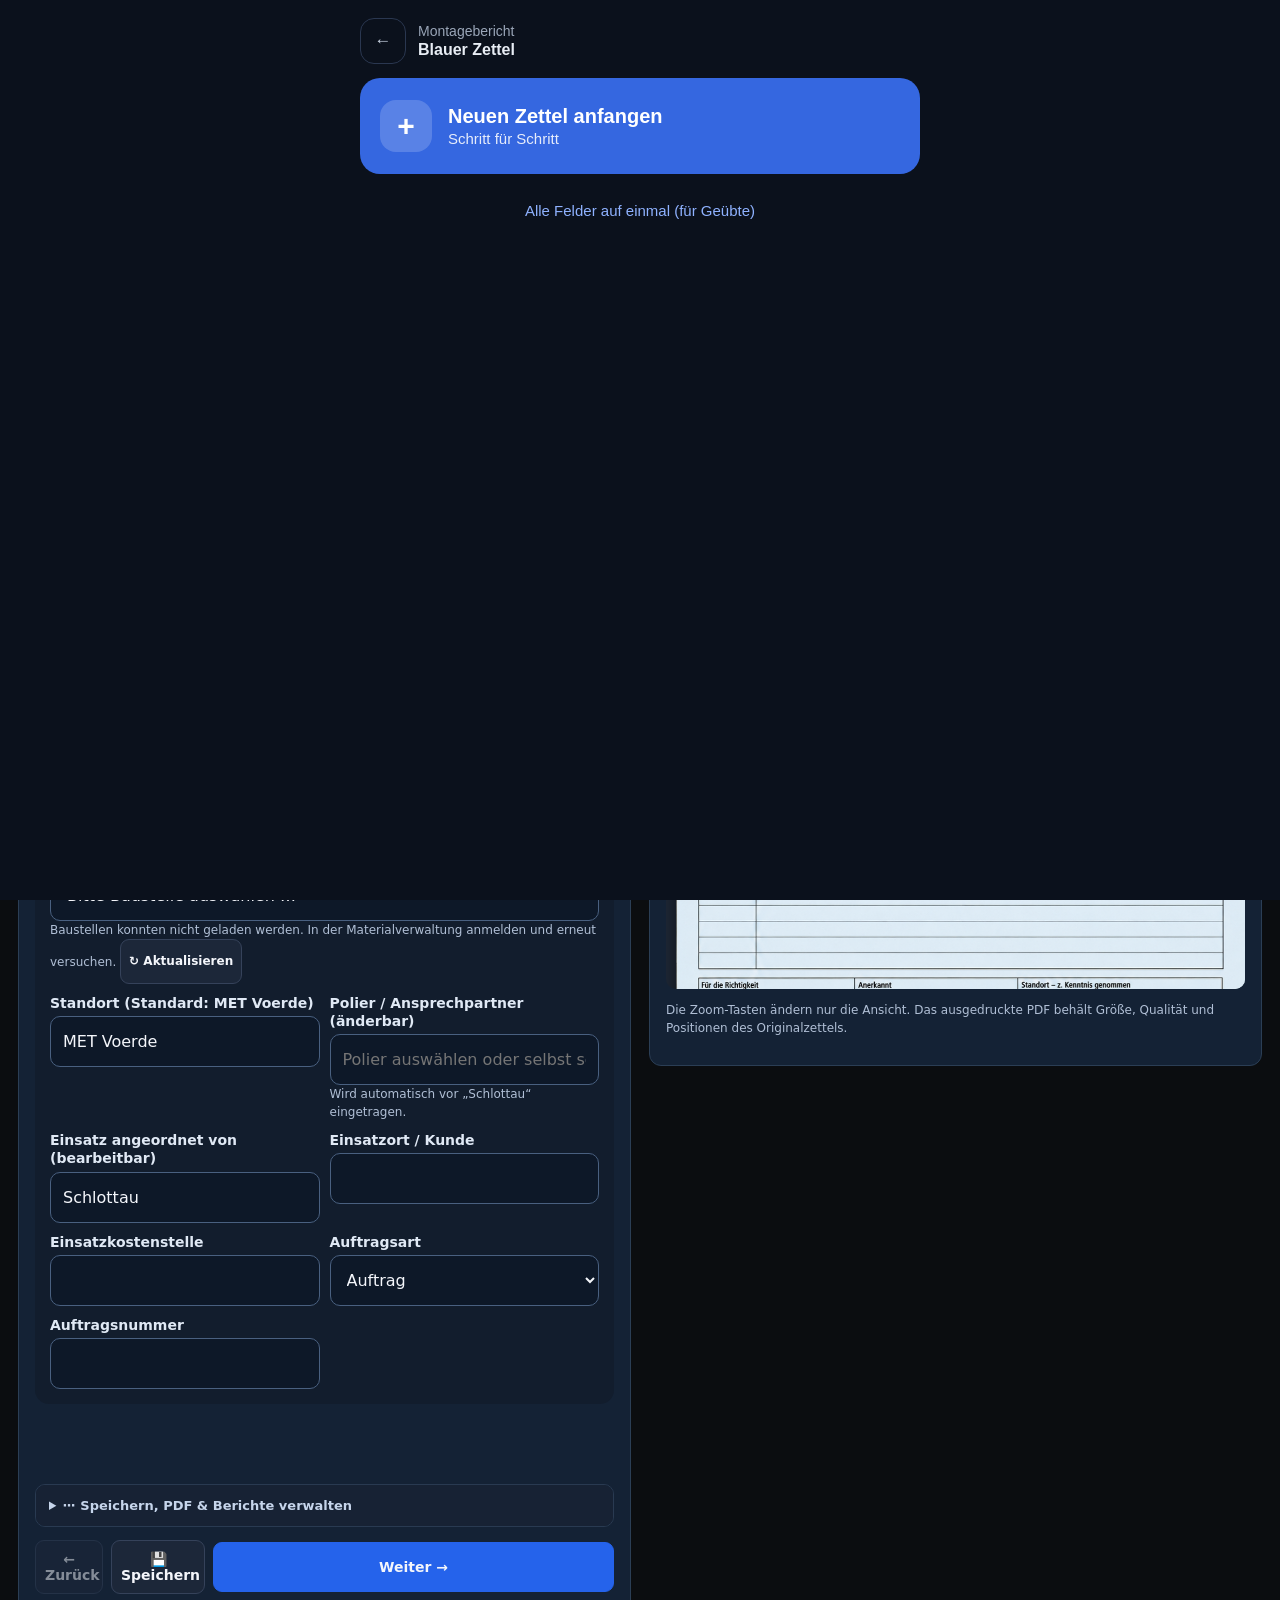
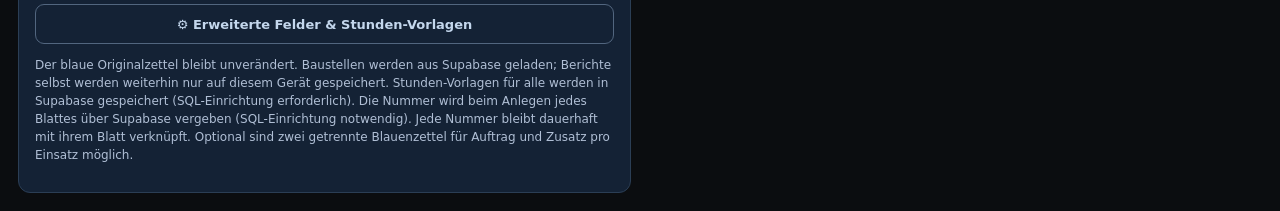
<file: montagebericht .html>
<!doctype html>
<html lang="de">
<head>
<meta charset="utf-8"><meta name="viewport" content="width=device-width, initial-scale=1, viewport-fit=cover">
<meta name="theme-color" content="#0b0d10"><meta name="montagebericht-version" content="NEU-2026-10-18-12">
<title>Blauer Montagebericht · Materialverwaltung</title>
<style>
:root{color-scheme:dark;--bg:#0b0d10;--panel:#121824;--ink:#f4f6fb;--muted:#b0bfd5;--line:#29354a;--accent:#2563eb}
*{box-sizing:border-box}body{margin:0;background:var(--bg);color:var(--ink);font-family:system-ui,-apple-system,"Segoe UI",sans-serif}button,input,textarea,select{font:inherit}button{cursor:pointer}
.top{display:flex;flex-wrap:wrap;gap:12px;align-items:center;padding:13px 17px;border-bottom:1px solid var(--line);background:#090d14}.top a{color:#a7caff;text-decoration:none;font-weight:700}.top h1{font-size:19px;flex:1;margin:0}.version{color:#9fe2ae;font-size:12px;border:1px solid #386346;padding:4px 8px;border-radius:7px}
main{display:grid;grid-template-columns:minmax(340px,430px) minmax(0,1fr);align-items:start;gap:15px;padding:15px;max-width:1500px;margin:auto}.panel{background:var(--panel);border:1px solid var(--line);border-radius:15px;padding:16px;min-width:0}
.buttons{display:flex;gap:8px;flex-wrap:wrap;margin-bottom:10px}button,select{border:1px solid #35425a;background:#1c2739;color:var(--ink);border-radius:9px;padding:10px 12px}button{font-weight:700}.primary{background:var(--accent);border-color:var(--accent)}.delete{color:#ffb4b4}button:disabled{opacity:.5}
h2{font-size:18px;margin:14px 0 10px}details{border:1px solid var(--line);margin:10px 0;border-radius:10px;overflow:hidden}summary{padding:12px;background:#1b2535;cursor:pointer;font-weight:750}.inside{padding:12px}.cols{display:grid;grid-template-columns:repeat(2,minmax(0,1fr));gap:10px}.one{grid-template-columns:1fr}.field{min-width:0}.field label{font-size:12px;color:#c0cce0;display:block;margin-bottom:4px}.field input,.field textarea,.field select{width:100%;min-width:0;background:#070d17;border:1px solid #374760;border-radius:8px;color:var(--ink);padding:10px;min-height:41px}.field textarea{resize:vertical;min-height:92px}.field input:focus,.field textarea:focus{outline:2px solid #487fee}.field input[type=checkbox]{width:auto;min-height:0;accent-color:#60a5fa}.field input[type=range]{padding:0;min-height:22px;accent-color:#60a5fa}.tiny{font-size:12px;color:var(--muted);line-height:1.5}.note{font-size:12px;background:#101d2e;padding:10px;border:1px solid var(--line);border-radius:8px}.danger-note{color:#ffaeae}.ok-note{color:#9fe2ae}.status{min-height:20px;font-size:13px;color:#9fe2ae}
.emp{padding:10px;border:1px solid #35435a;border-radius:9px;margin:10px 0}.emp strong{display:block;margin-bottom:9px}.days{display:grid;grid-template-columns:repeat(7,minmax(0,1fr));gap:5px}.days .field label{text-align:center}.days input{padding:8px 2px!important;text-align:center!important}.days.hour-days{grid-template-columns:repeat(4,minmax(0,1fr))}.days.hour-days select{padding:9px 6px}.totals{display:grid;grid-template-columns:repeat(3,minmax(0,1fr));gap:7px;margin-top:9px}.vehicleBlock{border:1px solid var(--line);border-radius:10px;padding:12px;margin-bottom:12px}.vehicleBlock>strong{display:block;margin-bottom:10px}.vehicleBlock .field:has(label) {margin-top:4px}.vehicleBlock .field>label{margin-bottom:4px}.vehicle2Toggle{display:flex;align-items:center;gap:10px;font-weight:700;cursor:pointer}.vehicle2Toggle input{width:19px;height:19px;accent-color:#60a5fa}.vehicleBlock [hidden]{display:none!important}.materialrow{display:grid;grid-template-columns:90px minmax(0,1fr);gap:7px;margin-bottom:7px}.sigRow{padding:10px;border:1px solid var(--line);border-radius:9px;margin:8px 0}.sigRow strong{display:block;margin-bottom:8px}.sigControls{display:grid;grid-template-columns:repeat(3,minmax(0,1fr));gap:8px}.sigControls .field input{width:100%}
.preview{position:sticky;top:12px}.previewTitle{display:flex;justify-content:space-between;align-items:center;flex-wrap:wrap;gap:10px;margin-bottom:10px}.previewTitle h2{margin:0}.sheetFrame{padding:10px;background:#202a39;border-radius:10px;overflow:auto}.sheetCanvas{display:block;width:100%;height:auto;max-width:1054px;margin:0 auto;box-shadow:0 6px 22px #0009;background:#d3e7ed}.selectReport{max-width:100%;flex:1;min-width:150px}
.sheetSwitch{display:flex;align-items:center;flex-wrap:wrap;gap:8px;padding:10px;margin:7px 0 12px;border:1px solid #35425a;border-radius:11px;background:#0e1622}.sheetSwitch button{padding:9px 11px}.sheetSwitch button[aria-selected="true"]{background:#2563eb;border-color:#6a99ff;color:#fff}.sheetSwitch button[hidden]{display:none}.sheetSwitch .tiny{flex-basis:100%;margin:0 2px}.sheetSwitch .muted-delete{font-size:12px;color:#ffb4b4}.sheetSwitch .muted-delete[hidden]{display:none}
#signPreview{display:none;position:fixed;inset:0;z-index:29;background:#000e;align-items:flex-start;justify-content:center;padding:12px;overflow-y:auto}
#signPreview.visible{display:flex}.signPreviewDialog{width:100%;max-width:780px;background:#141e2b;border:1px solid #45617a;border-radius:14px;padding:14px;margin:auto}
#signPreviewCanvas{display:block;width:100%;height:auto;max-height:69vh;object-fit:contain;background:#d4e6e9;margin:10px auto;border-radius:5px}
#sigModal{display:none;position:fixed;inset:0;z-index:100;background:#090e16;align-items:center;justify-content:center;padding:env(safe-area-inset-top) env(safe-area-inset-right) env(safe-area-inset-bottom) env(safe-area-inset-left)}
#sigModal.visible{display:flex}
.sigDialog{display:flex;flex-direction:column;gap:7px;background:#111a29;border:1px solid #45617a;padding:10px;border-radius:10px;width:100%;height:100%;max-width:none;max-height:none;min-height:0}
.sigDialog h2{font-size:18px;margin:0}.sigDialog .tiny{margin:0}
.sigDialog canvas{display:block;touch-action:none;width:100%;height:100%;flex:1 1 auto;min-height:0;background:white;border:2px solid #6b8299;border-radius:8px;margin:0}
.sigDialog .buttons{flex:0 0 auto;margin:0;justify-content:flex-end}.sigDialog .buttons button{min-height:46px}
/* Querformat auf kleinen Hochformat-Displays auch dann, wenn die Browser-Drehsperre greift. */
#sigModal.rotated{width:100dvh;height:100dvw;inset:auto;top:0;left:100vw;transform-origin:top left;transform:rotate(90deg)}
@supports not (height:100dvh){#sigModal.rotated{width:100vh;height:100vw}}
@media (orientation:landscape){#sigModal.rotated{width:100vw;height:100dvh;top:0;left:0;transform:none}}

@media(max-width:980px){main{grid-template-columns:1fr}.preview{position:static}.panel{padding:12px}.sheetFrame{padding:5px}}@media(max-width:510px){.cols,.totals{grid-template-columns:1fr}.days{grid-template-columns:repeat(4,minmax(0,1fr))}.days.hour-days{grid-template-columns:repeat(2,minmax(0,1fr))}.sigControls{grid-template-columns:1fr 1fr}.top{padding:10px}.top h1{flex-basis:100%}}

/* Handy-Zoom: die echte Canvas-Auflösung und damit der PDF-Export bleiben unverändert */
.sheetFrame{max-width:100%;overflow:auto;overscroll-behavior:contain;-webkit-overflow-scrolling:touch;scrollbar-width:thin;}
.sheetCanvas{max-width:none;margin:0 auto;}
.zoomBar{display:flex;align-items:center;flex-wrap:wrap;gap:8px;margin:12px 0;padding:9px;background:#101a2b;border:1px solid #35425a;border-radius:10px}
.zoomBar button{min-height:43px;min-width:48px;font-size:17px;padding:8px 13px}
.zoomBar .zoomText{font-size:13px;color:#c9d9ed;min-width:53px;text-align:center}
.zoomBar button.active{background:#2563eb;border-color:#8bb9ff}
@media(max-width:600px){.sheetFrame{padding:3px}.zoomBar{position:sticky;top:0;z-index:6}.previewTitle h2{font-size:16px}}
/* Direkte Eingabe auf dem Originalformular */
main{grid-template-columns:minmax(0,1fr)}
.preview{position:static;order:0;max-width:1140px;width:100%;margin:0 auto}
main>.panel:first-child{order:1;max-width:1140px;width:100%;margin:0 auto}
#editorWrap:not([open]) #editor{display:none}
#editorWrap>summary{cursor:pointer;background:#1b2535;border-radius:9px;padding:12px;font-weight:700}
#page{cursor:crosshair;touch-action:pan-x pan-y;}
#directModal{display:none;position:fixed;inset:0;z-index:180;background:#000c;padding:16px;align-items:center;justify-content:center}
#directModal.visible{display:flex}
#directBox{background:#141e2b;border:1px solid #435571;border-radius:16px;padding:18px;width:min(95vw,480px);max-height:92dvh;overflow:auto}
#directBox label{display:block;margin:12px 0 6px}
#directBox input,#directBox select,#directBox textarea{width:100%;background:#08111e;color:white;border:1px solid #435571;border-radius:9px;padding:12px;font-size:18px;min-height:48px}
#directBox textarea{min-height:120px}
#templateBar{display:flex;flex-wrap:wrap;align-items:end;gap:10px;margin:12px 0}
#templateBar label{display:grid;gap:5px;font-size:13px}
#templateBar select,#templateBar input{min-width:130px;background:#0c1828;border:1px solid #435571;border-radius:8px;color:#fff;padding:11px}
#page:focus{outline:3px solid #60a5fa}
@media(max-width:980px){main>.preview{order:0}main>.panel:first-child{order:1}}

/* V15: Das Handy ist ein Eingabeassistent, nicht ein verkleinertes A4-Blatt. */
#reportModeSelector{display:grid;grid-template-columns:1fr 1fr;gap:8px;margin:12px 0 6px}
#reportModeSelector button{font-size:14px;line-height:1.3;min-height:59px;padding:9px;border:1px solid #435878;border-radius:13px;background:#152439;color:#e0ecff}
#reportModeSelector button[aria-pressed=true]{border:2px solid #7eaaff;background:#254675;color:#fff;font-weight:750}
.workTask{display:grid;grid-template-columns:1fr auto;gap:9px;margin:9px 0;padding:12px;background:#19263a;border:1px solid #394e6c;border-radius:12px;align-items:end}
.workTask .field textarea{font-size:16px;min-height:78px}
.workTask button{min-width:44px;min-height:45px;background:#26384e;border:1px solid #58718d}
#addWorkTask{width:100%;min-height:49px;background:#1f416a;border:1px solid #679cdd;font-weight:750}
body.guide-advanced #guideProgress,body.guide-advanced #guideHint,body.guide-advanced #guideEditAdvanced{display:none!important}
body.guide-advanced #guideActions{display:flex!important}
body.guide-advanced #guideActions #guidePrev,body.guide-advanced #guideActions #guideNext{display:none!important}
body.guide-advanced #guideActions #guideSave{width:100%}
body.guide-preview #guideActions{display:none!important}
body.guide-advanced #editor>details{display:block!important}
@media(max-width:480px){#reportModeSelector button{font-size:13px}}
#guideHeader{display:flex;align-items:center;gap:10px;justify-content:space-between;margin:14px 0 10px}
#guideHeader h2{font-size:19px;line-height:1.25;margin:0}
#guidePeek{background:transparent;color:#cce0ff;border:1px solid #58749a;border-radius:9px;padding:8px;font-size:13px;min-height:40px}
#guideHeaderRight{display:flex;flex-direction:column;align-items:flex-end;gap:5px}
#guideHeader .tiny{margin:0}
#guideStepCount{font-size:12px;color:#bfd3ed;white-space:nowrap;border:1px solid #405475;border-radius:22px;padding:6px 9px}
#mobileGuide{margin:14px 0 8px;background:#101b2d;border:1px solid #344a67;border-radius:14px;padding:12px}
#guideProgress{display:flex;gap:7px;overflow-x:auto;scrollbar-width:thin;padding-bottom:7px;scroll-snap-type:x proximity}
#guideProgress button{background:#18263b;border:1px solid #344965;border-radius:25px;white-space:nowrap;font-size:13px;font-weight:650;color:#d5e0f3;padding:11px 13px;min-height:44px;scroll-snap-align:start}
#guideProgress button.active{background:#2563eb;color:white;border-color:#78a8ff}
#guideProgress button.done:not(.active){border-color:#3f8d79}
#guideProgress button.done:not(.active)::before{content:'✓ ';color:#8be4bd}
.guideHint{font-size:13px;color:#bdcce0;line-height:1.45;margin:11px 0 0}
#guideActions{display:flex;gap:8px;align-items:center;flex-wrap:nowrap;margin:13px 0 2px}
#guideActions button{min-height:50px;flex:0 0 auto;padding:10px 9px;font-size:14px}
#guidePrev{width:68px}
#guideSave{width:94px}
#guideActions .primary{flex:1 1 auto;min-width:0}
#guideReviewActions{display:none;flex-wrap:wrap;gap:8px;margin:12px 0}
#guideReviewActions button{min-height:50px;flex:1 1 145px}
#reportManage{margin:10px 0;border:1px solid #293a51;border-radius:10px}
#reportManage>summary{display:list-item;background:#172234;padding:13px;font-size:13px;color:#c6d5eb}
#reportManage>.buttons{margin:8px;}
#reportManage>.buttons button{min-height:42px}
#editorWrap{margin:10px 0 80px;border:0;border-radius:0;overflow:visible}
#editorWrap>summary,#editorWrap>h2{display:none}
#editor>details{display:none;border:0;border-radius:14px;margin:0;background:#121d2d;overflow:visible}
#editor>details.guide-active{display:block}
#editor>details.guide-active>summary{display:none}
#editor>details.guide-active>.inside{padding:15px}
#editor>details.guide-active .field label{font-size:14px;font-weight:600;line-height:1.3;color:#e0e9f5}
#editor>details.guide-active input:not([type=checkbox]):not([type=range]),
#editor>details.guide-active select,#editor>details.guide-active textarea{font-size:16px;min-height:51px;border-radius:10px;padding:12px;border-color:#496080}
#editor>details.guide-active button{min-height:45px}
#editor>details.guide-active .emp{border-radius:12px;padding:13px;margin:13px 0;background:#182438}
#editor>details.guide-active .vehicleBlock{background:#172338;border-radius:12px}
#editor>details.guide-active .dayBox{padding:8px}
#editor>details.guide-active .days .field label{font-size:13px}
#editor>details.guide-active .totals{grid-template-columns:repeat(2,minmax(0,1fr))}
#editor>details.guide-active .materialrow{padding:10px;background:#182438;border-radius:11px;margin-bottom:10px}
#editor>details.guide-active input[type=checkbox]{width:22px;height:22px;accent-color:#60a5fa}
#editor>details.guide-active .vehicle2Toggle{padding:10px;background:#182438;border-radius:11px}
body.guide-advanced #editorWrap>summary{display:list-item}
body.guide-advanced #editor>details{display:block;border:1px solid var(--line);margin:10px 0}
body.guide-advanced #editor>details>summary{display:list-item}
body.guide-advanced #editorWrap{margin-bottom:20px}
body.guide-advanced #editorWrap>h2{display:block}
body.guide-preview .preview{display:block}
body.guide-preview #editorWrap{display:none}
body.guide-preview #guideActions{display:none}
body.guide-preview #guideReviewActions{display:flex}
body.guide-preview #guideProgress{display:none}
body.guide-preview #guideHint{display:none}
body.guide-preview .preview{margin:0 auto;max-width:1140px}
body.guide-preview .sheetCanvas{max-width:none}
body:not(.guide-preview) .preview{display:none}
body.guide-preview #guideEditAdvanced{display:none}
body.guide-preview #guidePeek{display:none}
body.guide-preview #guideHeader{margin-bottom:4px}
#guideEditAdvanced{font-size:13px;background:transparent;border:1px solid #52667f;min-height:40px;color:#c4d7ed;width:100%;margin-top:8px}
/* Mobile first: on desktop the same guided flow avoids a completely different behavior. */
main{grid-template-columns:minmax(0,1fr)!important;max-width:1140px}
main>.panel:first-child{order:0!important;width:100%;max-width:1140px}
main>.preview{order:1!important;width:100%}
#templateBar{display:grid;grid-template-columns:1fr auto;align-items:end;gap:8px}
#templateBar label{grid-column:1/-1}
#templateBar select{width:100%;min-height:48px;font-size:16px}
#templateBar button{min-height:45px}
@media(max-width:600px){
 main{padding:9px;gap:0}
 .panel{padding:12px;margin:0}
 #mobileGuide{margin:11px 0;padding:11px}
 .sheetSwitch{padding:8px;gap:5px}
 .sheetSwitch .tiny{display:none}
 .sheetSwitch button{font-size:13px;padding:9px 10px}
 #templateBar{grid-template-columns:minmax(0,1fr) auto}
 #templateBar label{grid-column:auto}
 #templateBar button{padding:10px;font-size:13px}
 #templateBar #saveWholeTemplate,#templateBar #deleteWholeTemplate{grid-column:1/-1}
 #guideHeaderRight{flex-direction:row;align-items:center}
 #guidePeek{font-size:12px;padding:7px;min-height:36px}
 #guideHeader h2{font-size:18px}
 #guideActions{position:sticky;bottom:0;background:#111e30;border:1px solid #344963;border-radius:12px;padding:9px;z-index:9;box-shadow:0 -5px 18px #0008}
 #guideProgress{margin:0 -2px}
 #guideHint{display:none}
 #guideHeader{margin:0 0 8px}
 #mobileGuide{margin-bottom:5px}
 .top{padding:8px 11px;gap:6px}
 .top h1{font-size:17px}
 .top .version{font-size:10px}
 #editor>details.guide-active>.inside{padding:12px}
 #editor>details.guide-active .cols{grid-template-columns:1fr}
 #editor>details.guide-active .materialrow{grid-template-columns:90px minmax(0,1fr)}
 #editor>details.guide-active .days{grid-template-columns:repeat(3,minmax(0,1fr));gap:7px}
 #editor>details.guide-active .days.hour-days{grid-template-columns:repeat(2,minmax(0,1fr))}
 .top{position:static}
 .sheetFrame{max-height:70dvh}
}

/* V20: echte seitliche Vorschau, auf dem Handy ohne miniaturisierten Papier-Editor. */
#previewClose,#previewMobileActions,#swipeGuideHint{display:none}
@media(max-width:800px){
 #swipeGuideHint{display:flex;align-items:center;gap:8px;font-size:12px;color:#c6dcf7;margin:8px 1px 0;line-height:1.4}
 body.guide-preview #swipeGuideHint{display:none}
 #previewClose{display:inline-flex;align-items:center;justify-content:center;min-height:44px;background:#253b5a;border:1px solid #57769b}
 #previewMobileActions{display:flex;gap:7px;padding:10px 2px calc(6px + env(safe-area-inset-bottom));flex-shrink:0;flex-wrap:nowrap}
 #previewMobileActions button{flex:1 1 0;min-width:0;min-height:46px;padding:8px 5px;font-size:12px;border-radius:10px}
 #previewMobileActions .primary{flex:1.3 1 0}
 body.guide-preview #guideReviewActions{display:none}
 body.guide-preview .preview{
  position:fixed!important;inset:0!important;z-index:40;
  display:flex!important;flex-direction:column;
  width:100vw!important;max-width:100vw!important;height:100vh;height:100dvh;
  margin:0!important;padding:calc(7px + env(safe-area-inset-top)) 9px 2px!important;
  border:0;border-radius:0;background:#0b1421;overflow:hidden;
  animation:swipePreviewIn .22s ease-out both;
 }
 body.guide-preview .previewTitle{flex:0 0 auto;margin:0 0 7px;flex-wrap:nowrap;gap:5px}
 body.guide-preview .previewTitle h2{font-size:16px;line-height:1.2}
 body.guide-preview .previewTitle .version{display:none}
 body.guide-preview .preview>p.tiny{display:none}
 body.guide-preview .zoomBar{flex:0 0 auto;position:relative;top:auto;z-index:auto;gap:6px;margin:0 0 8px;padding:7px;flex-wrap:nowrap;overflow-x:auto}
 body.guide-preview .zoomBar button{flex-shrink:0;min-width:41px;min-height:43px;padding:8px 9px;font-size:14px}
 body.guide-preview .zoomBar .zoomText{flex-shrink:0}
 body.guide-preview .sheetFrame{flex:1 1 auto;min-height:0;max-height:none!important;margin:0;padding:7px;background:#243142;border-radius:10px;overflow:auto;touch-action:pan-x pan-y;overscroll-behavior:contain}
 body.guide-preview .sheetCanvas{max-width:none}
}
@keyframes swipePreviewIn{from{transform:translateX(100%)}to{transform:translateX(0)}}
@media(prefers-reduced-motion:reduce){body.guide-preview .preview{animation:none}}

/* V28: schnelle Materialsuche direkt im Monteurbericht */
.report-material-search-wrap{position:relative}
.report-material-search-wrap>input[type=search]{width:100%;min-height:44px;border:1px solid #4c6e93;background:#0b1a2d;color:#fff;border-radius:10px;padding:10px 12px}
.report-material-results{background:#0c192c;border:1px solid #416080;border-radius:10px;max-height:265px;overflow-y:auto;overscroll-behavior:contain;margin-top:4px;box-shadow:0 12px 30px #0009;z-index:20}
.report-material-search-wrap .report-material-results{position:absolute;top:100%;left:0;right:0;max-height:260px}
.report-material-results[hidden]{display:none!important}
.report-material-group{padding:7px 11px;font-size:11px;color:#9bcaff;font-weight:800;letter-spacing:.3px;background:#172d46;position:sticky;top:0}
.report-material-option{display:flex!important;align-items:center;justify-content:space-between;gap:10px;text-align:left;width:100%;background:#0c192c!important;border:0!important;border-bottom:1px solid #243b55!important;border-radius:0!important;padding:10px 12px!important;font-weight:500!important;color:#f1f7ff!important;min-height:42px}
.report-material-option:hover,.report-material-option:focus{background:#193f67!important;outline:1px solid #73b9ff}
.report-material-option small{font-size:11px;white-space:nowrap;color:#9bcaff}
.report-material-empty,.report-material-more{padding:12px;font-size:12px;color:#b8cee6;margin:0}
.report-material-direct{position:relative;max-height:205px}

@media(min-width:850px) and (pointer:fine){
body:not(.guide-preview) main{grid-template-columns:minmax(320px,1fr) minmax(330px,1fr)!important;max-width:1800px;padding:18px;gap:18px;align-items:start}
body:not(.guide-preview) main>.panel:first-child{order:0!important;max-width:none;margin:0}
body:not(.guide-preview) main>.preview{display:block!important;position:sticky;top:14px;order:1!important;max-width:none;margin:0;min-width:0}
body:not(.guide-preview) .sheetFrame{max-height:calc(100vh - 160px);overflow:auto}
body:not(.guide-preview) .preview .sheetCanvas{max-width:none}
.top{background:#101d2e;padding:15px 20px}.panel{background:#142235;border-radius:12px;border-color:#2b3e55}.field input,.field select,.field textarea{background:#0d1828}.zoomBar{flex-wrap:wrap}
}
</style>
<style>
body[data-review=yes] .top,body[data-review=yes] main>.panel:not(.preview){display:none!important}
body[data-review=yes] main{display:block!important;max-width:none!important;padding:10px!important;margin:0!important}
body[data-review=yes] #reportPreview{display:block!important;position:static!important;inset:auto!important;height:auto!important;max-width:none!important;margin:0!important;animation:none!important}
body[data-review=yes] #reportPreview .previewTitle,body[data-review=yes] #previewMobileActions,body[data-review=yes] #reportPreview>p.tiny{display:none!important}
body[data-review=yes] #sheetScroll{max-height:none!important;height:auto!important;min-height:300px!important;overflow:auto!important;flex:none!important}
body[data-review=yes] #page{cursor:crosshair} #v32Bar{display:none} body[data-review=yes] #v32Bar{display:block;position:sticky;top:0;z-index:12;padding:12px;background:#142438;border:1px solid #32465e;border-radius:12px;margin:0 0 12px;color:#eef5ff} #v32Bar .buttons{display:flex;flex-wrap:wrap;gap:7px} #v32Message{font-size:13px;margin:8px 0} #v32Approve{background:#137441;color:white} #v32Later{color:#ff8888} #v32Bar button:disabled{opacity:.45}
</style><style>body[data-review=yes]{background:#0b1625;color:#e7eef9}body[data-review=yes] main{padding:8px!important}body[data-review=yes] #v32Bar{position:sticky;top:0;margin:0 0 8px;padding:8px 10px;border-radius:8px;background:#142338}body[data-review=yes] #v32Title{display:none}body[data-review=yes] #v32Bar .buttons{gap:6px}body[data-review=yes] #v32Bar button{font-size:12px;padding:8px 10px;min-height:36px}body[data-review=yes] #v32Later{border-color:#773845;color:#ff9c9c}body[data-review=yes] #v33Sign{border-color:#3978bf;color:#b3d8ff}body[data-review=yes] #v32Message{margin:6px 0 0;font-size:12px}body[data-review=yes] #reportPreview{background:transparent!important;border:0!important;padding:0!important;box-shadow:none!important}body[data-review=yes] .zoomBar{padding:5px;margin:0 0 6px;background:#132238;border:0;position:static}body[data-review=yes] .zoomBar button{font-size:12px;padding:6px 9px}body[data-review=yes] #sheetScroll{background:#101d2e;padding:4px;border-radius:6px}body[data-review=yes] #reportPreview>p.tiny{display:none!important}</style></head>
<body>
<header class="top"><a href="#" onclick="event.preventDefault(); parent.closeMontagebericht()">← Materialverwaltung</a><h1>📄 Blauer Montagebericht</h1><span class="version">Version 28 · Materialsuche</span></header>
<div id="v32Bar"><strong id="v32Title">Originalbericht prüfen</strong><div class="buttons"><button id="v32First">Auftrag / Blatt 1</button><button id="v32Second" hidden>Zusatz / Blatt 2</button><button id="v32Draft">Speichern</button><button id="v33Sign">Unterschreiben</button><button id="v32Later">◷ Später bearbeiten</button><button id="v32Approve">✓ Prüfung erledigt</button></div><div id="v32Message" role="status">Bericht wird geladen …</div></div><main>
<section class="panel">
<div class="buttons"><select class="selectReport" id="saved" aria-label="Gespeicherten Bericht öffnen"></select><button id="add" type="button">＋ Neuer Bericht</button></div>
<div class="sheetSwitch" role="tablist" aria-label="Blauenzettel für Auftrag und Zusatz">
<button id="sheetFirst" type="button" role="tab" aria-selected="true">📄 1 · Auftrag</button>
<button id="sheetSecond" type="button" role="tab" aria-selected="false" hidden>📄 2 · Zusatz</button>
<button id="addSecond" type="button">＋ Zusatz-Blatt</button>
<button id="removeSecond" type="button" class="muted-delete" hidden>Zusatz-Blatt entfernen</button>
<p class="tiny" id="sheetHint">Zweiter Blauenzettel für Zusatzarbeiten, nur bei Bedarf.</p>
</div>
<div class="note" style="margin:9px 0">Berichtsnummer des aktuellen Blatts: <strong id="currentReportNumber" style="font-size:18px;letter-spacing:1px">wird geladen</strong> <button type="button" id="assignReportNumber" hidden>Nummer vergeben</button></div>
<div id="status" class="status" role="status"></div>
<div id="templateBar"><label>Berichtsvorlage<select id="wholeTemplate"><option value="">Ohne Vorlage</option></select></label><button type="button" id="applyWholeTemplate">Vorlage übernehmen</button><button type="button" id="saveWholeTemplate" hidden>🔐 Als Admin-Vorlage speichern</button><button type="button" id="deleteWholeTemplate" hidden>🔐 Vorlage löschen</button></div>
<div id="mobileGuide" aria-label="Bericht Schritt für Schritt ausfüllen">
 <div id="reportModeSelector" role="group" aria-label="Bedienmodus wählen"><button type="button" id="modeEasy" aria-pressed="true">🧭 Einfach · Schritt für Schritt</button><button type="button" id="modeFast" aria-pressed="false">⚡ Schnell · alle Bereiche</button></div><p class="tiny" id="modeExplanation">Du kannst jederzeit wechseln. Deine Eingaben bleiben erhalten.</p>
<div id="guideHeader"><div><h2 id="guideTitle">Baustelle &amp; Einsatz</h2><p class="tiny" id="guideSubheading">Einfach Schritt für Schritt ausfüllen</p></div><div id="guideHeaderRight"><span id="guideStepCount">1 von 6</span><button id="guidePeek" type="button">👁️ Vorschau</button></div></div>
 <div id="guideProgress" role="navigation" aria-label="Berichtsabschnitte"></div>
 <div id="swipeGuideHint" aria-label="Hinweis zur Vorschau">👈 Nach links wischen: Vorschau öffnen. Zurück mit Wischen nach rechts.</div><p class="guideHint" id="guideHint">Wähle deine Baustelle oder eine Vorlage. Die übrigen Angaben werden automatisch übernommen.</p>
 <div id="guideReviewActions"><button id="guideBackToEdit" type="button">← Weiter bearbeiten</button><button id="guideReviewSign" type="button" class="primary">✍️ Polier unterschreiben</button><button id="guideReviewPdf" type="button">📄 PDF</button><button id="guideReviewMail" type="button">✉️ Teilen</button></div>
</div>
<details id="editorWrap"><summary>⚙️ Alle Felder und Einstellungen (optional öffnen)</summary><h2>Bericht ausfüllen</h2><div id="editor"></div></details>
<details id="reportManage"><summary>⋯ Speichern, PDF &amp; Berichte verwalten</summary>
<div class="buttons"><button class="primary" id="pdf" type="button">📄 Aktuelles Blatt als PDF</button><button id="pdfBoth" type="button" hidden>📚 Beide Blätter als PDF</button><button id="emailPdf" type="button">✉️ PDF per E-Mail teilen</button><button id="emailPdfBoth" type="button" hidden>✉️ Beide Blätter per E-Mail</button><button id="save" type="button">💾 Speichern</button><button id="remove" class="delete" type="button">🗑️ Löschen</button></div>
</details>
<div id="guideActions"><button id="guidePrev" type="button">← Zurück</button><button id="guideSave" type="button">💾 Speichern</button><button id="guideNext" class="primary" type="button">Weiter →</button></div>
<button type="button" id="guideEditAdvanced">⚙️ Weitere Einstellungen &amp; Stunden-Vorlagen</button>
<p class="tiny">Der blaue Originalzettel bleibt unverändert. Baustellen werden aus Supabase geladen; Berichte selbst werden weiterhin nur auf diesem Gerät gespeichert. Stunden-Vorlagen für alle werden in Supabase gespeichert (SQL-Einrichtung erforderlich). Die Nummer wird beim Anlegen jedes Blattes über Supabase vergeben (SQL-Einrichtung notwendig). Jede Nummer bleibt dauerhaft mit ihrem Blatt verknüpft. Optional sind zwei getrennte Blauenzettel für Auftrag und Zusatz pro Einsatz möglich.</p>
</section>
<section class="panel preview" id="reportPreview" aria-label="Blauenzettel-Vorschau"><div class="previewTitle"><h2>Originaler Blauenzettel</h2><span class="version">PDF = Vorschau</span><button type="button" id="previewClose">← Bearbeiten</button></div><p class="tiny">Hier siehst du deinen fertig ausgefüllten Originalzettel. Zum Korrigieren kannst du ein Feld auf dem Zettel antippen oder zu den großen Eingabefeldern zurückkehren.</p><div class="zoomBar" aria-label="Ansicht vergrößern"><button type="button" id="zoomOut" aria-label="Verkleinern">−</button><span id="zoomLabel" class="zoomText">100 %</span><button type="button" id="zoomIn" aria-label="Vergrößern">＋</button><button type="button" id="zoomFit">Ganzes Blatt</button><button type="button" id="zoomReadable">Groß lesen</button></div><div class="sheetFrame" id="sheetScroll"><canvas id="page" tabindex="0" class="sheetCanvas" width="1054" height="1492" aria-label="Vorschau des blauen Montageberichts"></canvas></div><div id="previewMobileActions"><button id="previewSave" type="button">💾 Speichern</button><button id="previewPdf" type="button">📄 PDF</button><button id="previewShare" type="button">✉️ Teilen</button><button id="previewSign" type="button" class="primary">✍️ Polier</button></div><p class="tiny">Die Zoom-Tasten ändern nur die Ansicht. Das ausgedruckte PDF behält Größe, Qualität und Positionen des Originalzettels.</p></section>
</main>
<div id="directModal" role="dialog" aria-modal="true" aria-label="Feld direkt bearbeiten"><div id="directBox"><h2 id="directTitle">Feld bearbeiten</h2><div id="directContents"></div><div class="buttons" style="margin-top:14px"><button id="directCancel" type="button">Abbrechen</button><button id="directSave" class="primary" type="button">Übernehmen</button></div></div></div>
<div id="signPreview" role="dialog" aria-modal="true" aria-label="Bericht vor Unterschrift prüfen"><div class="signPreviewDialog">
<h2>📄 Bericht zur Unterschrift vorlegen</h2>
<p class="tiny">Bitte dem Polier den vollständigen Bericht zeigen. Erst nach der Kontrolle auf „Jetzt unterschreiben“ tippen. Das aktuelle Blatt (Auftrag oder Zusatz) wird angezeigt.</p>
<canvas id="signPreviewCanvas" width="1054" height="1492" aria-label="Vollständiger Bericht zur Kontrolle"></canvas>
<div class="buttons"><button type="button" id="signPreviewBack">Zurück zum Bearbeiten</button><button type="button" id="signPreviewAccept" class="primary">✍️ Jetzt unterschreiben</button></div>
</div></div>
<div id="sigModal" role="dialog" aria-modal="true" aria-label="Unterschrift"><div class="sigDialog"><h2 id="sigTitle">Unterschrift</h2><p class="tiny">Handy quer halten und mit dem Finger unterschreiben.</p><canvas id="sigPad" width="900" height="280"></canvas><div class="buttons"><button id="sigClear">Leeren</button><button id="sigCancel">Abbrechen</button><button id="sigDone" class="primary">Übernehmen</button></div></div></div>
<img id="template" src="./montagebericht_vorlage.png?v=20261018-neu6" alt="" hidden>
<script>
'use strict';
// Neue Rendering-Engine: alle Positionen sind echte Pixel in derselben 1054x1492-Vorlage.
// EIN Canvas ist die einzige Quelle für Vorschau und PDF. Keine zweiten CSS-Positionen.
const VERSION='2026-10-19-MODI-AUFGABEN-22', W=1054,H=1492;
const STORAGE='mv_montageberichte_v2', ACTIVE='mv_montagebericht_aktiv_v2';
const $=id=>document.getElementById(id);
const v32Review=document.body.dataset.review==='yes';let v32Version='',v32Fresh=new Set(),v32Busy=false,v32Signing=false,v32Ready=false,v32Status='offen';
const DAYS=['Mo','Di','Mi','Do','Fr','Sa','So'];
const SUMS=['Gesamtstd.','Fahrstd.','Rüstzeit','Pause','Überstd.','Nacht'];
// Dies sind dieselben öffentlichen Supabase-Konfigurationswerte wie in der Haupt-App.
const SITE_SUPABASE_URL='https://zjomsuqowqgpzodawixw.supabase.co';
const SITE_SUPABASE_KEY='sb_publishable_y57JIFACv2ZOlJcTKNBSVw_9AQPTUmD';
const HOME_LOCATION_KEY='mv_bericht_standort_v1';
const DEFAULT_STANDORT='MET Voerde';
const PENDING_NUMBER_KEY='mv_montagebericht_pending_number_v1_';
let numberBusy=false;
let availableSites=[];
let availableVehicles=[];
let availableTemplates=[];
let availableMaterials=[];
let materialState='loading';
let sitesState='loading';
let vehicleState='loading';
let templateState='loading';
let reportIsAdmin=false;
const quarterCache=new Map();
function quarterValues(max){
 if(!quarterCache.has(max))quarterCache.set(max,Array.from({length:Math.round(max*4)+1},(_,i)=>(i/4).toFixed(2).replace('.',',')));
 return quarterCache.get(max);
}
function quarterMax(key){return /_sum0$/.test(key)?50:13;}
function validateHourValue(key,raw){
 const value=safe(raw).trim();
 if(!value)return {valid:true,value:''};
 const normalized=value.replace(',','.');
 if(!/^\d+(?:\.\d{1,2})?$/.test(normalized))return {valid:false,message:'Bitte einen gültigen Stundenwert eingeben.'};
 const n=Number(normalized),max=quarterMax(key);
 if(!Number.isFinite(n)||n<0||n>max)return {valid:false,message:'Maximal '+max.toFixed(2).replace('.',',')+' Stunden erlaubt.'};
 return {valid:true,value:n.toFixed(2).replace('.',',')};
}
function validateStoredHours(hours,r){
 for(const d of DAYS){const check=validateHourValue('m'+r+'_'+d,hours.days?.[d]);if(!check.valid)return check;}
 for(let i=0;i<SUMS.length;i++){const check=validateHourValue('m'+r+'_sum'+i,hours.totals?.[i]);if(!check.valid)return check;}
 return {valid:true};
}
const FIELD_FONT='600 16px Arial, sans-serif';
const DAY_EDGES=[194,256,318,381,443,505,568,631];
const SUM_EDGES=[631,693,756,819,881,944,1009];
const ROW_EDGES=[560,600,640,680,723];
const WORK_EDGES=[773,803,832,861,890,919,947,975];
const DEFECT_EDGES=[975,1004,1033,1061];
const MAT_EDGES=[1105,1134,1163,1193,1222,1251,1281,1310];
const SIGNATURES=[
 {key:'sign_monteur',name:'Monteur',box:[48,1324,314,1369]},
 {key:'sign_bauleitung',name:'Bauleitung',box:[324,1324,604,1369]},
 {key:'sign_meister',name:'Meister / MI',box:[618,1324,998,1369]}
];
const GUIDE_STEPS=[
 {idx:0,title:'Baustelle & Einsatz',short:'Baustelle',hint:'Baustelle oder Vorlage auswählen. Standort, Polier und Auftragsnummer werden automatisch übernommen.'},
 {idx:1,title:'Fahrzeug & Fahrt',short:'Fahrt',hint:'Kennzeichen aus der Fahrzeugliste wählen, Kilometer und Uhrzeiten eintragen. Fahrzeug 2 bleibt optional.'},
 {idx:3,title:'Datum & Stunden',short:'Stunden',hint:'Datum und Monteur auswählen. Stunden in 0,25-Schritten eintragen oder eine gespeicherte Stunden-Vorlage nutzen.'},
 {idx:5,title:'Ausgeführte Arbeiten',short:'Arbeiten',hint:'Beschreibe die Arbeiten. Der Text wird im originalen Bericht passend umgebrochen.'},
 {idx:6,title:'Verwendetes Material',short:'Material',hint:'Material aus dem Lager auswählen oder frei schreiben. Der Lagerbestand wird dadurch nicht verändert.'},
 {idx:7,title:'Unterschriften',short:'Abschluss',hint:'Der Monteur darf sofort unterschreiben. Der Polier sieht vor seiner Unterschrift den vollständigen Bericht.'}
];
let guideStep=0,guideView='edit',guideAdvanced=localStorage.getItem('mv_report_edit_mode_v22')==='fast';
let reports={},currentId='',model={},sheetModels={first:null,second:null},activeSheet='first',changed=false,signatureKey='',paintSeq=0,raf=0;
const imagePromises=new Map();
const safe=v=>String(v??'');
const esc=v=>safe(v).replace(/[&<>"']/g,c=>({'&':'&amp;','<':'&lt;','>':'&gt;','"':'&quot;','\"':'&quot;'}[c]));
const number=(v,fallback=0)=>Number.isFinite(Number(v))?Number(v):fallback;
function normalizeTasksFromText(text){
 return safe(text).split(/\n\s*\n/).map(x=>x.trim()).filter(Boolean);
}
function defaults(){
 if(!Array.isArray(model.workTasks))model.workTasks=normalizeTasksFromText(model.arbeiten);
 if(!model.workTasks.length && !safe(model.arbeiten).trim())model.workTasks=[''];
 if(!model.employeeCount)model.employeeCount=1;
 // Frühere Versionen haben KM2 selbst dann ausgefüllt, wenn kein zweites Fahrzeug genutzt wurde.
 // Deshalb KM2 alleine nicht als Beleg für ein zweites Fahrzeug werten.
 if(model.vehicle2Enabled==null){
  model.vehicle2Enabled=Boolean(
   safe(model.vehicle2Id).trim()||safe(model.kfz2).trim()||
   safe(model.abfahrt2).trim()||safe(model.rueckkehr2).trim()||
   model.kfz2_bis15||model.kfz2_ueber15||
   (model.kmMode2==='custom'&&safe(model.km2).trim())
  );
 }
 if(!model.vehicle2Enabled)clearSecondVehicle();
 if(!model.angeordnet)model.angeordnet='Schlottau';
 // Ältere gespeicherte Berichte nur bei eindeutig automatischer Reihenfolge korrigieren.
 if(model.polier && model.angeordnet===`Schlottau / ${safe(model.polier).trim()}`)model.angeordnet=composeResponsible(model.polier);
 for(let r=1;r<=4;r++)if(model['quarterCustom_m'+r+'_sum3']==null && model['pauseCustom'+r]===true)model['quarterCustom_m'+r+'_sum3']=true;
 for(let i=1;i<=2;i++)if(!model['kmMode'+i])model['kmMode'+i]='one';
 if(!model.jahr)model.jahr=String(new Date().getFullYear());
 if(!model.arbeiten_font)model.arbeiten_font=16;
 if(!model.material_font)model.material_font=16;
 // Standardposition der drei Unterschriften: 25 Pixel tiefer, mittig im Unterschriftsfeld.
 // Bereits manuell eingestellte vertikale Positionen bleiben erhalten.
 const migrateSignatures = !model._signatureVerticalStart25V16;
 for(const s of SIGNATURES){
  if(model[s.key+'_dx']==null)model[s.key+'_dx']=0;
  if(model[s.key+'_dy']==null || (migrateSignatures && Number(model[s.key+'_dy'])===0))model[s.key+'_dy']=25;
  if(model[s.key+'_scale']==null)model[s.key+'_scale']=100;
 }
 model._signatureVerticalStart25V16=true;
}
function clearSecondVehicle(){
 for(const key of ['vehicle2Id','kfz2','km2','abfahrt2','rueckkehr2'])model[key]='';
 model.kfz2_bis15=false;
 model.kfz2_ueber15=false;
 model.kmMode2='one';
}
function vehicle2Toggle(){
 return `<label class="vehicle2Toggle"><input type="checkbox" data-field="vehicle2Enabled" id="f_vehicle2Enabled"><span>🚐 Zweites Fahrzeug verwenden</span></label><p class="tiny">Nur aktivieren, wenn ein zweites Einsatzfahrzeug dabei ist. Ansonsten bleiben Kennzeichen, KM und Fahrtzeiten 2 leer.</p>`;
}
function field(label,key,type='text',placeholder=''){
 if(type==='textarea')return `<div class="field"><label for="f_${key}">${esc(label)}</label><textarea data-field="${key}" id="f_${key}" rows="4" placeholder="${esc(placeholder)}"></textarea></div>`;
 return `<div class="field"><label for="f_${key}">${esc(label)}</label><input data-field="${key}" id="f_${key}" type="${type}" autocomplete="off" placeholder="${esc(placeholder)}"></div>`;
}
function siteChoice(){
 const opts=availableSites.filter(s=>s.active!==false||String(s.id)===String(model.siteId))
  .map(s=>`<option value="${esc(s.id)}">${esc(s.name)}</option>`).join('');
 const selected=model.siteId?String(model.siteId):'';
 const missing=selected&&!availableSites.some(s=>String(s.id)===selected)?`<option value="${esc(selected)}">Bisherige Baustelle (nicht mehr verfügbar)</option>`:'';
 const desc=sitesState==='loading'?'Baustellen werden geladen …':sitesState==='error'?'Baustellen konnten nicht geladen werden. In der Materialverwaltung anmelden und erneut versuchen.':availableSites.length?'Baustelle auswählen: Einsatzort, Kilometer und Auftragsnummer werden übernommen. Du kannst sie danach noch ändern.':'Keine Baustellen gefunden.';
 return `<div class="field" style="grid-column:1/-1"><label for="f_siteId">Baustelle aus der Materialverwaltung</label><select id="f_siteId" data-field="siteId"><option value="">Bitte Baustelle auswählen …</option>${missing}${opts}</select><div class="tiny">${esc(desc)} <button type="button" id="reloadSites" style="padding:3px 8px;font-size:12px">↻ Aktualisieren</button></div></div>`;
}
function orderChoice(){return `<div class="field"><label for="f_orderType">Auftragsart</label><select id="f_orderType" data-field="orderType"><option value="auftrag">Auftrag</option><option value="zusatz">Zusatz</option></select></div>`}
function polierChoice(){
 const names=[...new Set(availableSites.map(s=>safe(s.contact_person).trim()).filter(Boolean))].sort((a,b)=>a.localeCompare(b,'de'));
 return `<div class="field"><label for="f_polier">Polier / Ansprechpartner (änderbar)</label><input id="f_polier" data-field="polier" list="availablePoliers" autocomplete="off" placeholder="Polier auswählen oder selbst schreiben"><datalist id="availablePoliers">${names.map(n=>`<option value="${esc(n)}"></option>`).join('')}</datalist><div class="tiny">Wird automatisch vor „Schlottau“ eingetragen.</div></div>`;
}
function vehicleChoice(i){
 const opts=availableVehicles.filter(v=>v.active!==false||String(v.id)===String(model[`vehicle${i}Id`]))
 .map(v=>`<option value="${esc(v.id)}">${esc(v.name)}${v.plate?' · '+esc(v.plate):''}</option>`).join('');
 return `<div class="field"><label for="f_vehicle${i}Id">Einsatzfahrzeug ${i} aus der App</label><select id="f_vehicle${i}Id" data-field="vehicle${i}Id"><option value="">${vehicleState==='loading'?'Fahrzeuge werden geladen …':'Manuell / kein Fahrzeug'}</option>${opts}</select></div>`;
}
function kmChoice(i){
 return `<div class="field"><label for="f_kmMode${i}">Fahrstrecke Fahrzeug ${i}</label><select id="f_kmMode${i}" data-field="kmMode${i}"><option value="one">1 Strecke</option><option value="two">2 Strecken (Hin- und Rückfahrt)</option><option value="custom">Individuelle KM</option></select><div class="tiny" id="kmHelp${i}"></div></div>`;
}
function hoursTemplateChooser(r){
 const opts=availableTemplates.map(t=>`<option value="${esc(t.id)}">${esc(t.name)}</option>`).join('');
 return `<div class="field" style="margin-bottom:9px"><label for="template${r}">Stunden-Vorlage für Monteur ${r}</label><div style="display:flex;gap:6px;flex-wrap:wrap"><select id="template${r}" data-hour-template="${r}" style="flex:1;min-width:155px"><option value="">${templateState==='loading'?'Vorlagen werden geladen …':'Vorlage auswählen …'}</option>${opts}</select><button type="button" data-apply-template="${r}">Übernehmen</button></div></div>`;
}
function templateAdminPanel(){
 if(!reportIsAdmin)return '<p class="tiny">Nur angemeldete Administratoren können hier Vorlagen erstellen oder löschen. Vorhandene Vorlagen stehen allen Kollegen zur Auswahl.</p>';
 return `<div class="note"><strong>🔐 Admin: Stunden-Vorlagen verwalten</strong><p class="tiny">Übernimmt die Wochenstunden und alle sechs Summen eines Monteurs. Namen, Datum und Baustelle werden nicht gespeichert.</p>
 <div class="cols">${field('Name der neuen Vorlage','templateName')}
 <div class="field"><label>Werte von Monteur</label><select id="adminTemplateEmployee">${[1,2,3,4].map(i=>`<option value="${i}">Monteur ${i}</option>`).join('')}</select></div></div>
 <div class="buttons" style="margin-top:10px"><button type="button" id="adminTemplateSave">＋ Vorlage speichern</button></div>
 <div class="field"><label>Bestehende Vorlage löschen</label><select id="adminTemplateDelete"><option value="">Vorlage auswählen …</option>${availableTemplates.map(t=>`<option value="${esc(t.id)}">${esc(t.name)}</option>`).join('')}</select></div>
 <button type="button" id="adminTemplateDeleteBtn" class="delete" style="margin-top:9px">Ausgewählte Vorlage löschen</button></div>`;
}

function quarterChoice(label,key,max=13){
 const val=safe(model[key]).trim();
 const options=quarterValues(max).map(v=>`<option value="${v}">${v} Std.</option>`).join('');
 return `<div class="field"><label for="q_${key}">${esc(label)}</label>
 <select id="q_${key}" data-quarter="${key}" data-quarter-max="${max}"><option value="">Bitte wählen …</option>${options}<option value="custom">Eigener Wert …</option></select>
 <div id="qc_${key}" style="display:none;margin-top:6px"><input id="qi_${key}" type="text" inputmode="decimal" data-quarter-custom="${key}" placeholder="Wert selbst eintragen" value="${esc(val)}"></div></div>`;
}
function reportMaterialLabel(m){return safe(m.name)+(m.material_number?' · M'+safe(m.material_number):'');}
function reportMaterialCategory(m){
 const n=safe(m.name).toLocaleLowerCase('de');
 if(/^(?:5x|3x|2x|schuko \d)/i.test(n)&&/\bm\b|\d+m\b/i.test(n))return 'Verlängerungen';
 if(/(?:\b(?:\d+[gx]\d+|\d+g\d+[,.]?\d*|h07|nym|nyy)\b|leitung|kabel|konturenzuleitung)/i.test(n))return 'Leitungen & Kabel';
 if(/stecker|kupplung|schuko|cee/i.test(n))return 'Stecker & Kupplungen';
 if(/(?:\bfi\b|rcd|\d+\s*a\s*\/|sicherung|leitungsschutz)/i.test(n))return 'FI/RCD & Sicherungen';
 if(/led|lampe|leuchte|lichtband|strahler|dämmerung/i.test(n))return 'Beleuchtung';
 if(/konvektor|heiz/i.test(n))return 'Heizgeräte';
 if(/schrumpf|srh|manschette/i.test(n))return 'Schrumpfschlauch';
 return 'Sonstiges';
}
const REPORT_MATERIAL_CATEGORY_ORDER=['Leitungen & Kabel','Verlängerungen','Stecker & Kupplungen','FI/RCD & Sicherungen','Beleuchtung','Heizgeräte','Schrumpfschlauch','Sonstiges'];
function sortReportMaterials(items){
 return [...items].sort((a,b)=>{
  const c=REPORT_MATERIAL_CATEGORY_ORDER.indexOf(reportMaterialCategory(a))-REPORT_MATERIAL_CATEGORY_ORDER.indexOf(reportMaterialCategory(b));
  return c||safe(a.name).localeCompare(safe(b.name),'de',{numeric:true,sensitivity:'base'});
 });
}
function reportMaterialSearchMatches(query,m){
 const q=safe(query).toLocaleLowerCase('de').trim().replace(/\s+/g,' ');
 if(!q)return true;
 const name=safe(m.name).toLocaleLowerCase('de');
 const num=safe(m.material_number).toLocaleLowerCase('de');
 const merged=(name+' m'+num+' '+num+' '+reportMaterialCategory(m).toLocaleLowerCase('de'));
 return q.split(' ').every(word=>merged.includes(word));
}
function materialPicker(i){
 const name=safe(model[`mat${i}_name`]);
 return `<div class="field report-material-picker" id="materialPickerContainer${i}">
 <label for="materialSearch${i}">Material ${i} · Lager durchsuchen</label>
 <div class="report-material-search-wrap"><input type="search" id="materialSearch${i}" data-material-search="${i}" autocomplete="off" placeholder="🔎 Name oder M-Nummer (z. B. M13840)" aria-controls="materialResults${i}" aria-expanded="false" role="combobox" aria-autocomplete="list">
 <div id="materialResults${i}" class="report-material-results" role="listbox" hidden></div></div>
 <input style="margin-top:7px" type="text" id="f_mat${i}_name" data-field="mat${i}_name" autocomplete="off" placeholder="Oder Material frei eingeben" value="${esc(name)}"></div>`;
}
function showMaterialResults(i){
 const inp=$('materialSearch'+i),box=$('materialResults'+i);if(!inp||!box)return;
 const all=sortReportMaterials(availableMaterials.filter(m=>reportMaterialSearchMatches(inp.value,m)));
 const displayed=all.slice(0,36);let current='';let html='';
 for(const m of displayed){
  const group=reportMaterialCategory(m);
  if(group!==current){current=group;html+=`<div class="report-material-group">${esc(group)}</div>`;}
  html+=`<button type="button" class="report-material-option" role="option" data-material-pick="${i}" data-material-id="${esc(m.id)}"><span>${esc(m.name)}</span><small>${m.material_number?'M'+esc(m.material_number)+' · ':''}${esc(m.unit||'Stk')}</small></button>`;
 }
 if(!displayed.length)html=`<p class="report-material-empty">${materialState==='loading'?'Lager wird geladen …':materialState==='error'?'Lager nicht erreichbar. Bitte Freitext verwenden.':'Keine Treffer. Material kann unten frei eingetragen werden.'}</p>`;
 if(all.length>displayed.length)html+=`<p class="report-material-more">${all.length-displayed.length} weitere Treffer. Bitte Suche präzisieren.</p>`;
 box.innerHTML=html;box.hidden=false;inp.setAttribute('aria-expanded','true');
}
function closeMaterialResults(i){const el=$('materialResults'+i),input=$('materialSearch'+i);if(el)el.hidden=true;if(input)input.setAttribute('aria-expanded','false');}
function selectEmployee(){return `<div class="field"><label for="f_employeeCount">Anzahl Monteure</label><select id="f_employeeCount" data-field="employeeCount">${[1,2,3,4].map(n=>`<option value="${n}">${n}</option>`).join('')}</select></div>`}
function checkbox(label,key){return `<label style="display:flex;align-items:center;gap:7px;margin:5px 0;font-size:13px"><input data-field="${key}" type="checkbox">${esc(label)}</label>`}
function weightRadios(i){return `<div class="field"><label>Fahrzeug ${i} · Gewichtsklasse</label><div style="display:flex;flex-wrap:wrap;gap:14px">${checkbox('bis 1,5 t',`kfz${i}_bis15`)}${checkbox('über 1,5 t',`kfz${i}_ueber15`)}</div></div>`}
function range(label,key,min,max){return `<div class="field"><label for="f_${key}">${esc(label)} <output id="out_${key}"></output></label><input id="f_${key}" data-field="${key}" type="range" min="${min}" max="${max}" step="1"></div>`}
function workTasksUI(){
 const list=Array.isArray(model.workTasks)?model.workTasks:[];
 return `<p class="tiny">Für jede Tätigkeit einen eigenen Block hinzufügen. Die Aufgaben werden mit Absätzen auf den originalen Blauenzettel gedruckt.</p>
 <div id="workTaskList">${list.map((value,i)=>`<div class="workTask"><div class="field"><label for="workTask${i}">Tätigkeit ${i+1}</label><textarea id="workTask${i}" rows="2" data-work-task="${i}" placeholder="Was wurde gemacht?">${esc(value)}</textarea></div><button type="button" data-remove-task="${i}" aria-label="Tätigkeit ${i+1} entfernen">✕</button></div>`).join('')}</div>
 <button type="button" id="addWorkTask">＋ Weitere Tätigkeit hinzufügen</button>
 <details><summary>Optional: alle Tätigkeiten als Freitext bearbeiten</summary><div class="inside">${field('Gesamter Arbeitstext','arbeiten','textarea')}</div></details>`;
}
function updateTasksText(){
 model.arbeiten=(model.workTasks||[]).map(t=>safe(t).trim()).filter(Boolean).join('\n\n');
 const all=$('f_arbeiten');if(all)all.value=model.arbeiten;
 dirty();
}
function refreshTaskList(){
 const wrap=$('workTaskList');if(!wrap)return;
 const temp=document.createElement('div');temp.innerHTML=workTasksUI();
 wrap.replaceWith(temp.querySelector('#workTaskList'));
}
function buildEditor(){
 defaults();
 let h=`<details open><summary>🏗️ Baustelle / Einsatz</summary><div class="inside cols">${siteChoice()}${field('Standort (Standard: MET Voerde)','standort')}${polierChoice()}${field('Einsatz angeordnet von (bearbeitbar)','angeordnet')}${field('Einsatzort / Kunde','kunde')}${field('Einsatzkostenstelle','kostenstelle')}${orderChoice()}${field('Auftragsnummer','auftragsnummer')}</div></details>`;
 h+=`<details open><summary>🚐 Fahrzeuge und Fahrtzeiten</summary><div class="inside">
 <div class="vehicleBlock"><strong>Fahrzeug 1</strong><div class="cols">${vehicleChoice(1)}${field('KFZ 1 Kennzeichen (änderbar)','kfz1')}${kmChoice(1)}${field('Gefahrene KM 1 (änderbar)','km1')}${field('Abfahrt 1','abfahrt1','time')}${field('Rückkehr 1','rueckkehr1','time')}</div>${weightRadios(1)}</div>
 <div class="vehicleBlock">${vehicle2Toggle()}<div id="vehicle2Fields" ${model.vehicle2Enabled?'':'hidden'}><div class="cols">${vehicleChoice(2)}${field('KFZ 2 Kennzeichen (änderbar)','kfz2')}${kmChoice(2)}${field('Gefahrene KM 2 (änderbar)','km2')}${field('Abfahrt 2','abfahrt2','time')}${field('Rückkehr 2','rueckkehr2','time')}</div>${weightRadios(2)}</div></div>
 </div></details>`;
 h+=`<details><summary>🔧 Gerät / Technik (optional)</summary><div class="inside"><p class="tiny">Nur öffnen und ausfüllen, wenn ihr diesen Bereich benötigt.</p><div class="cols">${[
 ['Gerät','geraet'],['Geräteeigentümer','eigentuemer'],['Equipment-Nr.','equipment'],['Fabrikat','fabrikat'],['Typ','typ'],['Betriebsstunden','betriebsstunden']].map(a=>field(...a)).join('')}</div></div></details>`;
 h+=`<details open><summary>👷 Fahr- und Arbeitsstunden</summary><div class="inside"><div class="cols">${selectEmployee()}${field('Jahreszahl','jahr','number')}</div><p class="tiny">Datum steht direkt unter dem Wochentag. Kollegen 2–4 nur nach Bedarf hinzufügen.</p><div class="days">${DAYS.map(d=>field(d,`date_${d}`)).join('')}</div>`;
 for(let i=1;i<=Number(model.employeeCount);i++){
  h+=`<div class="emp"><strong>Monteur ${i}</strong>${hoursTemplateChooser(i)}${field('Name',`monteur${i}`)}<p class="tiny">Stunden je Wochentag</p><div class="days hour-days">${DAYS.map(d=>quarterChoice(d,`m${i}_${d}`)).join('')}</div><div class="totals">${SUMS.map((s,j)=>quarterChoice(s,`m${i}_sum${j}`,quarterMax(`m${i}_sum${j}`))).join('')}</div></div>`;
 }
 h+=`</div></details>`;
 h+=`<details><summary>📋 Stunden-Vorlagen verwalten</summary><div class="inside" id="templateAdminMount">${templateAdminPanel()}</div></details>`;
 h+=`<details open><summary>🛠️ Ausgeführte Arbeiten</summary><div class="inside"><div class="cols">${checkbox('Gewaltschaden: Ja','gewaltJa')}${checkbox('Gewaltschaden: Nein','gewaltNein')}${checkbox('Inspektion: Ja','inspektionJa')}${checkbox('Inspektion: Nein','inspektionNein')}</div>${workTasksUI()}${range('Schriftgröße Arbeiten','arbeiten_font',12,19)}<p class="tiny" id="workHint"></p>${field('Weitere Mängel am Gerät','maengel','textarea')}<p class="tiny" id="defectHint"></p></div></details>`;
 h+=`<details><summary>📦 Verwendete Materialien</summary><div class="inside">${range('Schriftgröße Materialien','material_font',12,18)}<p class="tiny">Material aus dem Lager wählen oder frei eingeben. Die M-Nummer wird bei Auswahl automatisch auf dem PDF mitgedruckt. Die Auswahl bucht kein Material aus dem Lager aus. <button type="button" id="reloadMaterials" style="padding:3px 8px;font-size:12px">↻ Lager aktualisieren</button></p>`;
 for(let i=1;i<=8;i++){h+=`<div class="materialrow">${field(`Menge ${i}`,`mat${i}_menge`)}${materialPicker(i)}</div>`}
 h+=`<p class="tiny" id="materialHint"></p></div></details>`;
 h+=`<details><summary>✍️ Unterschriften</summary><div class="inside"><p class="tiny">Der Monteur darf sofort unterschreiben. Für Bauleitung / Polier und Meister wird zuerst der fertige Blauenzettel zur Prüfung angezeigt. Jede Unterschrift kann verschoben und in der Größe angepasst werden.</p>`;
 for(const s of SIGNATURES){h+=`<div class="sigRow"><strong>${esc(s.name)}</strong><div class="buttons"><button type="button" data-sign="${s.key}">${s.key==='sign_monteur'?'✍️ Unterschreiben':'📄 Vorschau & unterschreiben'}</button><button type="button" data-clear-sign="${s.key}">Entfernen</button></div><div class="sigControls">${range('Links / Rechts',s.key+'_dx',-70,70)}${range('Hoch / Runter',s.key+'_dy',-25,55)}${range('Größe %',s.key+'_scale',40,130)}</div></div>`}
 h+=`</div></details>`;
 $('editor').innerHTML=h;
 syncEditor();
 updateGuide();
}
function syncEditor(){
 for(const el of document.querySelectorAll('#editor [data-field]')){const value=model[el.dataset.field];if(el.type==='checkbox')el.checked=!!value;else el.value=value==null?'':value;}
 for(const o of document.querySelectorAll('output[id^="out_"]'))o.textContent=model[o.id.slice(4)]??'';
 const v2=$('vehicle2Fields');if(v2)v2.hidden=!model.vehicle2Enabled;
 for(let i=1;i<=2;i++){
  const hint=$('kmHelp'+i);const site=getSelectedSite();if(hint){const raw=safe(site?.distance_km).trim();const base=parseKilometers(raw);hint.textContent=raw?(base==null?'Baustellen-KM „'+raw+'“ ist kein reiner Zahlenwert. Bitte KM individuell eintragen.':'Baustellenentfernung: '+raw+' km pro Strecke'):'Keine Entfernung hinterlegt. KM bleiben manuell editierbar.';}
 }
 for(const el of document.querySelectorAll('[data-quarter]')){
  const key=el.dataset.quarter, raw=safe(model[key]).trim(),max=Number(el.dataset.quarterMax);
  const n=Number(raw.replace(',','.'));
  const match=raw!=='' && Number.isFinite(n) && n>=0 && n<=max && Math.abs(n*4-Math.round(n*4))<1e-7;
  const val=match?n.toFixed(2).replace('.',','):'';
  const custom=Boolean(model['quarterCustom_'+key])||Boolean(raw && !match);
  el.value=custom?'custom':val;
  const holder=$('qc_'+key);if(holder)holder.style.display=custom?'block':'none';
  const input=$('qi_'+key);if(input && document.activeElement!==input)input.value=custom?raw:'';
 }
}
$('editor').addEventListener('focusin',e=>{if(e.target.matches('[data-material-search]'))showMaterialResults(Number(e.target.dataset.materialSearch));});
$('editor').addEventListener('keydown',e=>{if(e.key==='Escape'&&e.target.matches('[data-material-search]'))closeMaterialResults(Number(e.target.dataset.materialSearch));});
document.addEventListener('click',e=>{if(!e.target.closest('.report-material-search-wrap'))for(let i=1;i<=8;i++)closeMaterialResults(i);});
$('editor').addEventListener('input',e=>{
 if(e.target.matches('[data-material-search]')){showMaterialResults(Number(e.target.dataset.materialSearch));return;}
 if(e.target.hasAttribute('data-work-task')){
  model.workTasks[Number(e.target.dataset.workTask)]=e.target.value;
  updateTasksText();return;
 }
 if(e.target.matches('[data-quarter-custom]')){
  const key=e.target.dataset.quarterCustom;model[key]=e.target.value;dirty();return;
 }
 if(e.target.matches('[data-field]') && e.target.type!=='select')editValue(e.target);
});
$('editor').addEventListener('change',e=>{
 if(e.target.matches('[data-quarter-custom]')){
  const key=e.target.dataset.quarterCustom,check=validateHourValue(key,e.target.value);
  if(!check.valid){model[key]='';e.target.value='';setStatus(check.message+' Der ungültige Wert wurde entfernt.',false);dirty();return;}
  model[key]=check.value;e.target.value=check.value;dirty();return;
 }
 if(e.target.matches('[data-quarter]')){
  const key=e.target.dataset.quarter,val=e.target.value;
  model['quarterCustom_'+key]=val==='custom';
  if(val!=='custom')model[key]=val;
  syncEditor();if(val==='custom')$('qi_'+key)?.focus();dirty();return;
 }
 if(e.target.matches('[data-field]'))editValue(e.target);
});
$('editor').addEventListener('click',e=>{
 const pick=e.target.closest('[data-material-pick]');
 if(pick){
  const i=Number(pick.dataset.materialPick);
  const material=availableMaterials.find(m=>String(m.id)===pick.dataset.materialId);
  if(material){const label=reportMaterialLabel(material);model['mat'+i+'_name']=label;const nameField=$('f_mat'+i+'_name');if(nameField)nameField.value=label;const search=$('materialSearch'+i);if(search)search.value='';closeMaterialResults(i);dirty();}
  return;
 }
 if(e.target.closest('#addWorkTask')){model.workTasks.push('');refreshTaskList();dirty();$('workTaskList')?.lastElementChild?.querySelector('textarea')?.focus();return;}
 const del=e.target.closest('[data-remove-task]');if(del){model.workTasks.splice(Number(del.dataset.removeTask),1);refreshTaskList();updateTasksText();}
});
$('editor').addEventListener('click',async e=>{
 const apply=e.target.closest('[data-apply-template]');if(apply){applyHourTemplate(Number(apply.dataset.applyTemplate));return;}
 if(e.target.id==='adminTemplateSave'){await saveHourTemplate();return;}
 if(e.target.id==='adminTemplateDeleteBtn'){await deleteHourTemplate();return;}
});
$('editor').addEventListener('click',e=>{const sign=e.target.closest('[data-sign]');if(sign){requestSignature(sign.dataset.sign);return;}if(e.target.closest('#reloadSites')){loadAvailableSites();return;}if(e.target.closest('#reloadMaterials')){loadAvailableMaterials();return;}const del=e.target.closest('[data-clear-sign]');if(del){delete model[del.dataset.clearSign];dirty();}});
function editValue(el){const key=el.dataset.field;model[key]=el.type==='checkbox'?el.checked:el.value;
 if(key==='arbeiten'){model.workTasks=normalizeTasksFromText(model.arbeiten);refreshTaskList();}
 if(key==='vehicle2Enabled'){
  if(!model.vehicle2Enabled)clearSecondVehicle();
  else if(model.kmMode2!=='custom'&&!safe(model.km2).trim())setSiteKm(2);
  syncEditor();dirty();return;
 }
 if(/^mat[1-8]_name$/.test(key)){const i=Number(key.match(/^mat([1-8])_/)[1]);closeMaterialResults(i);}
 if(key==='polier'){model.angeordnet=composeResponsible(model.polier);syncEditor();}
 const vehicleMatch=key.match(/^vehicle([12])Id$/);
 if(vehicleMatch){const i=Number(vehicleMatch[1]);const vehicle=availableVehicles.find(v=>String(v.id)===safe(model[key]));if(vehicle)model['kfz'+i]=safe(vehicle.plate||vehicle.name);syncEditor();}
 if(key==='kfz1'||key==='kfz2'){const i=Number(key.slice(-1));const v=availableVehicles.find(v=>String(v.id)===safe(model['vehicle'+i+'Id']));if(v&&safe(v.plate||v.name)!==safe(model[key])){model['vehicle'+i+'Id']='';syncEditor();}}
 if(/^kmMode[12]$/.test(key)){const i=Number(key.slice(-1));if(model[key]!=='custom')setSiteKm(i);syncEditor();}
 if(/^km[12]$/.test(key)&&!el.dataset.kmAutofill){const i=Number(key.slice(-1));model['kmMode'+i]='custom';syncEditor();}
 if(key==='siteId'){applySiteSelection();syncEditor()}
 if(key==='orderType'){applyOrderType();syncEditor();updateSheetControls()}
 if(el.checked&&/^(gewalt|inspektion)(Ja|Nein)$/.test(key)){model[key.replace(/Ja$/,'TEMP').replace(/Nein$/,'Ja').replace(/TEMP$/,'Nein')]=false;syncEditor()}
 const match=key.match(/^kfz([12])_(bis15|ueber15)$/);if(match&&el.checked){model[`kfz${match[1]}_${match[2]==='bis15'?'ueber15':'bis15'}`]=false;syncEditor()}
 if(key==='employeeCount'){buildEditor()}
 const o=$('out_'+key);if(o)o.textContent=model[key];dirty();
}
function applySiteSelection(){
 const site=availableSites.find(s=>String(s.id)===String(model.siteId));
 if(!site)return;
 model.kunde=safe(site.name);
 model.polier=safe(site.contact_person);
 model.angeordnet=composeResponsible(model.polier);
 // Entfernung ist immer EINFACHE Strecke; bei zwei Fahrten verdoppeln wir nur echte Zahlenwerte.
 if(model.kmMode1!=='custom')setSiteKm(1);
 if(model.vehicle2Enabled&&model.kmMode2!=='custom')setSiteKm(2);
 model.orderType=site.order_number?'auftrag':site.extra_order_number?'zusatz':'auftrag';
 applyOrderType();
}
function getSelectedSite(){return availableSites.find(s=>String(s.id)===String(model.siteId));}
function composeResponsible(polier){return safe(polier).trim()?`${safe(polier).trim()} / Schlottau`:'Schlottau';}
function parseKilometers(v){
 const raw=safe(v).trim().replace(/\s/g,'').replace(',','.');
 if(!/^\d+(?:\.\d+)?$/.test(raw))return null;
 const n=Number(raw);return Number.isFinite(n)?n:null;
}
function formatKm(n){return Number(n.toFixed(2)).toLocaleString('de-DE',{maximumFractionDigits:2,useGrouping:false});}
function setSiteKm(i){
 if(i===2&&!model.vehicle2Enabled)return;
 const raw=getSelectedSite()?.distance_km;
 const base=parseKilometers(raw);
 model[`km${i}`]=base==null?'':formatKm(base*(model[`kmMode${i}`]==='two'?2:1));
}
function applyOrderType(){
 const site=availableSites.find(s=>String(s.id)===String(model.siteId));
 if(!site)return;
 model.auftragsnummer=safe(model.orderType==='zusatz'?site.extra_order_number:site.order_number);
}
async function getSiteToken(){
 let session;
 try{session=JSON.parse(localStorage.getItem('materialverwaltung_auth')||'null')}catch{}
 if(!session?.access_token)return SITE_SUPABASE_KEY;
 const expires=Number(session.expires_at||0);
 if(!expires||expires>Math.floor(Date.now()/1000)+60)return session.access_token;
 if(!session.refresh_token)return SITE_SUPABASE_KEY;
 try{
  const resp=await fetch(SITE_SUPABASE_URL+'/auth/v1/token?grant_type=refresh_token',{
   method:'POST',headers:{'apikey':SITE_SUPABASE_KEY,'Content-Type':'application/json'},body:JSON.stringify({refresh_token:session.refresh_token})
  });
  if(!resp.ok)throw new Error('Anmeldung abgelaufen');
  const newSession=await resp.json();localStorage.setItem('materialverwaltung_auth',JSON.stringify(newSession));
  return newSession.access_token;
 }catch(e){throw new Error('Bitte zunächst in der Materialverwaltung anmelden. '+e.message)}
}
function refreshSelectContainer(id,html){
 const el=$(id);if(!el)return;
 const parent=el.closest('.field'),wrap=document.createElement('div');wrap.innerHTML=html;
 parent.replaceWith(wrap.firstElementChild);
}
async function apiRest(path,options={}){
 const token=await getSiteToken();
 const response=await fetch(SITE_SUPABASE_URL+'/rest/v1/'+path,{
  ...options,headers:{'apikey':SITE_SUPABASE_KEY,'Authorization':'Bearer '+token,'Content-Type':'application/json',...(options.headers||{})}
 });
 if(!response.ok){const body=await response.text();throw new Error('HTTP '+response.status+(body?' '+body.slice(0,130):''));}
 if(response.status===204)return null;
 const raw=await response.text();return raw?JSON.parse(raw):null;
}
async function loadAvailableVehicles(){
 vehicleState='loading';
 try{
  availableVehicles=await apiRest('vehicles?select=id,name,plate,active&order=name.asc');
  vehicleState='ready';
 }catch(e){vehicleState='error';console.warn('Fahrzeugliste:',e);}
 for(let i=1;i<=2;i++)refreshSelectContainer('f_vehicle'+i+'Id',vehicleChoice(i));
 syncEditor();
}
async function loadAvailableMaterials(){
 materialState='loading';
 try{
  const items=await apiRest('materials?select=id,name,unit,stock,material_number&order=name.asc');
  availableMaterials=Array.isArray(items)?items.filter(m=>safe(m.name).trim()):[];
  materialState='ready';
 }catch(e){materialState='error';console.warn('Lager-Material:',e);}
 for(let i=1;i<=8;i++)refreshSelectContainer('materialSearch'+i,materialPicker(i));
 syncEditor();
 if(materialState==='error')setStatus('Lagerliste konnte nicht geladen werden. Material bleibt frei eingabebar.',false);
}
async function checkReportAdmin(){
 try{
  const session=JSON.parse(localStorage.getItem('materialverwaltung_auth')||'null');
  if(!session?.access_token){reportIsAdmin=false;return;}
  const token=await getSiteToken();
  if(token===SITE_SUPABASE_KEY){reportIsAdmin=false;return;}
  const r=await fetch(SITE_SUPABASE_URL+'/rest/v1/rpc/is_admin',{method:'POST',headers:{apikey:SITE_SUPABASE_KEY,Authorization:'Bearer '+token,'Content-Type':'application/json'},body:'{}'});
  reportIsAdmin=r.ok&&(await r.json())===true;
 }catch(e){reportIsAdmin=false;console.warn('Adminstatus:',e)}
 // Adminbereiche dynamisch anzeigen ohne Eingaben zu verlieren.
 const existing=$('adminTemplateSave');
 const panel=$('templateAdminMount');
 if(panel)panel.innerHTML=templateAdminPanel();
}
async function loadHourTemplates(){
 templateState='loading';
 try{
  availableTemplates=await apiRest('report_hour_templates?select=id,name,hours,active&active=eq.true&order=name.asc');
  templateState='ready';
 }catch(e){templateState='error';availableTemplates=[];console.warn('Stundenvorlagen (SQL ausgeführt?):',e);}
 updateTemplateSelects();
}
function updateTemplateSelects(){
 for(let r=1;r<=4;r++)refreshSelectContainer('template'+r,hoursTemplateChooser(r));
 const panel=$('templateAdminMount');if(panel)panel.innerHTML=templateAdminPanel();
}
function applyHourTemplate(r){
 const id=$('template'+r)?.value;
 const t=availableTemplates.find(x=>String(x.id)===String(id));
 if(!t){setStatus('Bitte eine Stunden-Vorlage auswählen',false);return;}
 const hours=t.hours||{};
 const valid=validateStoredHours(hours,r);if(!valid.valid){setStatus('Vorlage nicht übernommen: '+valid.message,false);return;}
 DAYS.forEach(d=>{model[`m${r}_${d}`]=safe(hours.days?.[d]);});
 SUMS.forEach((s,i)=>{model[`m${r}_sum${i}`]=safe(hours.totals?.[i]);});
 model['pauseCustom'+r]=false;
 for(const d of DAYS)model['quarterCustom_m'+r+'_'+d]=false;
 for(let i=0;i<SUMS.length;i++)model['quarterCustom_m'+r+'_sum'+i]=false;
 syncEditor();dirty();setStatus('✓ Vorlage „'+t.name+'“ für Monteur '+r+' übernommen');
}
async function saveHourTemplate(){
 if(!reportIsAdmin){setStatus('Nur Admins dürfen Vorlagen speichern',false);return;}
 const name=$('f_templateName')?.value.trim(),r=Number($('adminTemplateEmployee')?.value||1);
 if(!name){setStatus('Bitte Namen für Stunden-Vorlage eingeben',false);return;}
 const hours={days:Object.fromEntries(DAYS.map(d=>[d,safe(model[`m${r}_${d}`])])),totals:SUMS.map((_,i)=>safe(model[`m${r}_sum${i}`]))};
 const check=validateStoredHours(hours,r);if(!check.valid){setStatus('Vorlage nicht gespeichert: '+check.message,false);return;}
 try{
  await apiRest('report_hour_templates',{method:'POST',headers:{Prefer:'return=minimal'},body:JSON.stringify({name,hours})});
  await loadHourTemplates();setStatus('✓ Stunden-Vorlage „'+name+'“ gespeichert');
 }catch(e){setStatus('Vorlage nicht gespeichert: '+e.message,false);}
}
async function deleteHourTemplate(){
 if(!reportIsAdmin)return;
 const id=$('adminTemplateDelete')?.value,t=availableTemplates.find(x=>String(x.id)===String(id));
 if(!t){setStatus('Vorlage zum Löschen auswählen',false);return;}
 if(!confirm('Vorlage „'+t.name+'“ wirklich löschen?'))return;
 try{
  await apiRest('report_hour_templates?id=eq.'+encodeURIComponent(id),{method:'DELETE'});
  await loadHourTemplates();setStatus('✓ Stunden-Vorlage gelöscht');
 }catch(e){setStatus('Löschen fehlgeschlagen: '+e.message,false);}
}
async function loadAvailableSites(){
 sitesState='loading';
 try{
  const token=await getSiteToken();
  const response=await fetch(SITE_SUPABASE_URL+'/rest/v1/sites?select=id,name,active,order_number,extra_order_number,distance_km,contact_person,contact_email,sort_order&order=sort_order.asc.nullslast,name.asc',{
   headers:{'apikey':SITE_SUPABASE_KEY,'Authorization':'Bearer '+token}
  });
  if(!response.ok)throw new Error('HTTP '+response.status);
  availableSites=await response.json();sitesState='ready';
  const selected=availableSites.find(s=>String(s.id)===String(model.siteId));
  if(selected && !model.kunde && !v32Review)applySiteSelection();
 }catch(e){sitesState='error';console.warn('Baustellen laden:',e);setStatus('Baustellen nicht verfügbar: '+e.message,false)}
 // Die Formularwerte einschließlich bereits bearbeiteter Einträge bleiben erhalten.
 refreshSelectContainer('f_siteId',siteChoice());
 refreshSelectContainer('f_polier',polierChoice());
 syncEditor();
 if(!v32Review&&sitesState==='ready'&&availableSites.length) setStatus('Baustellen aus der Materialverwaltung geladen');
 queuePaint();
}
function dirty(){if(v32Review&&!v32Signing){for(const sheet of Object.values(sheetModels)){if(sheet)delete sheet.sign_meister;}v32Fresh.clear();}changed=true;setStatus('Änderungen noch nicht gespeichert',false);queuePaint()}
function setStatus(msg,ok=true){if(v32Review&&$('v32Message')){$('v32Message').textContent=msg;$('v32Message').style.color=ok?'#a8e7be':'#ffcf78';}$('status').textContent=msg;$('status').style.color=ok?'#9fe2ae':'#ffdb84'}
const trimCache=new WeakMap();
function trimSignature(img){
 if(trimCache.has(img))return trimCache.get(img);
 const c=document.createElement('canvas');c.width=img.naturalWidth||img.width;c.height=img.naturalHeight||img.height;
 const x=c.getContext('2d');x.drawImage(img,0,0);let out=c;
 try{const d=x.getImageData(0,0,c.width,c.height).data;let l=c.width,t=c.height,r=-1,b=-1;
  for(let y=0;y<c.height;y++)for(let i=0;i<c.width;i++){if(d[(y*c.width+i)*4+3]>8){if(i<l)l=i;if(i>r)r=i;if(y<t)t=y;if(y>b)b=y;}}
  if(r>=l&&b>=t){const pad=6;l=Math.max(0,l-pad);t=Math.max(0,t-pad);r=Math.min(c.width-1,r+pad);b=Math.min(c.height-1,b+pad);
   out=document.createElement('canvas');out.width=r-l+1;out.height=b-t+1;out.getContext('2d').drawImage(c,l,t,out.width,out.height,0,0,out.width,out.height);}
 }catch(e){console.warn('Unterschrift zuschneiden:',e);}
 trimCache.set(img,out);return out;
}
function loadImage(src){if(!imagePromises.has(src)){imagePromises.set(src,new Promise((res,rej)=>{const i=new Image;i.onload=()=>res(i);i.onerror=rej;i.src=src}))}return imagePromises.get(src)}
function clipped(ctx,x1,y1,x2,y2,fn){ctx.save();ctx.beginPath();ctx.rect(x1+2,y1+2,x2-x1-4,y2-y1-4);ctx.clip();fn();ctx.restore()}
// Reale Pixelkoordinaten und ein gemeinsames Textlayout; kein CSS-Overlay.
function put(ctx,value,rect,{center=false,font=16,weight=600}={}){
 const text=safe(value).trim();if(!text)return;
 const [x1,y1,x2,y2]=rect;const maxWidth=x2-x1-12;
 let size=font;ctx.save();ctx.fillStyle='#15202b';ctx.textAlign=center?'center':'left';ctx.textBaseline='middle';
 do{ctx.font=`${weight} ${size}px Arial, sans-serif`;if(ctx.measureText(text).width<=maxWidth)break;size--}while(size>11);
 clipped(ctx,x1,y1,x2,y2,()=>ctx.fillText(text,center?(x1+x2)/2:x1+5,(y1+y2)/2));ctx.restore();
}
function checkmark(ctx,x,y,on){if(!on)return;ctx.save();ctx.strokeStyle='#13202d';ctx.lineWidth=1.8;ctx.lineCap='round';ctx.lineJoin='round';ctx.beginPath();ctx.moveTo(x-3,y);ctx.lineTo(x-1,y+2.5);ctx.lineTo(x+3.5,y-3.2);ctx.stroke();ctx.restore()}
function overwriteZeros(ctx){ // Vier gedruckte Nullen der Originalvorlage durch Checkboxen ersetzen.
 const marks=[[512,361,'kfz1_bis15'],[599,361,'kfz1_ueber15'],[512,402,'kfz2_bis15'],[599,402,'kfz2_ueber15']];
 for(const [x,y,key] of marks){
  // Der Scan hat einen sehr feinen Blautonverlauf. Diesen lokal nachzeichnen.
  const pTop=ctx.getImageData(x,y-14,1,1).data,pBottom=ctx.getImageData(x,y+14,1,1).data;
  const gr=ctx.createLinearGradient(0,y-12,0,y+12);gr.addColorStop(0,`rgb(${pTop[0]},${pTop[1]},${pTop[2]})`);gr.addColorStop(1,`rgb(${pBottom[0]},${pBottom[1]},${pBottom[2]})`);
  ctx.save();ctx.fillStyle=gr;ctx.fillRect(x-11,y-12,22,24);ctx.strokeStyle='#263c50';ctx.lineWidth=1.2;ctx.strokeRect(x-7,y-7,14,14);ctx.restore();checkmark(ctx,x,y,key.startsWith('kfz2_')&&!model.vehicle2Enabled?false:model[key]);
 }
}
function printedTime(ctx,value,type,second){
 const m=/^(\d{2}):(\d{2})$/.exec(safe(value));if(!m)return;
 // Beide Zahlen direkt NEBEN den bereits auf der Vorlage gedruckten Doppelpunkt setzen.
 // Die Positionen stammen aus dem Originalbild, nicht aus geschätzten Feldbreiten.
 const colonX=type==='rueckkehr'?883:639, centerY=second?475:440;
 ctx.save();
 ctx.fillStyle='#15202b';ctx.font=FIELD_FONT;ctx.textBaseline='middle';
 ctx.textAlign='right';ctx.fillText(m[1],colonX-8,centerY);
 ctx.textAlign='left';ctx.fillText(m[2],colonX+8,centerY);
 ctx.restore();
}
function wrapText(ctx,v,max){const all=[];ctx.save();
 for(const paragraph of safe(v).replace(/\r/g,'').split('\n')){
  if(!paragraph.trim()){all.push('');continue;}
  let line='';for(const word of paragraph.trim().split(/\s+/)){
   if(ctx.measureText(line?line+' '+word:word).width<=max){line=line?line+' '+word:word;continue;}
   if(line){all.push(line);line=''}
   let part='';for(const char of word){if(part&&ctx.measureText(part+char).width>max){all.push(part);part=char}else part+=char}line=part;
  }all.push(line);
 }ctx.restore();return all;
}
function getRows(text,font,width){const ctx=$('page').getContext('2d');ctx.save();ctx.font=`600 ${font}px Arial, sans-serif`;const rows=wrapText(ctx,text,width);ctx.restore();return rows;}
function materialRows(){const rows=[];const font=number(model.material_font,16);
 for(let i=1;i<=8;i++){
  const qty=safe(model[`mat${i}_menge`]).trim(),name=safe(model[`mat${i}_name`]).trim();if(!qty&&!name)continue;
  const lines=getRows(name,font,848);const list=lines.length?lines:[''];for(let j=0;j<list.length;j++)rows.push({qty:j?'':qty,name:list[j]});
 }return rows;
}
function validate(){const issues=[];
 for(const [key,title,edges] of [['arbeiten','Ausgeführte Arbeiten',WORK_EDGES],['maengel','Weitere Mängel',DEFECT_EDGES.slice(1)]]){
  const max=edges.length-1,lines=getRows(model[key],number(model[key+'_font'],16),924);let n=lines.length;if(!safe(model[key]).trim())n=0;
  if(n>max)issues.push(`${title}: ${n} Zeilen, nur ${max} verfügbar`);
  const hint=$(key==='arbeiten'?'workHint':'defectHint');if(hint){hint.textContent=`${Math.min(n,max)} von ${max} Zeilen belegt${n>max?' · Text zu lang!':''}`;hint.className=n>max?'tiny danger-note':'tiny';}
 }
 const mat=materialRows();if(mat.length>7)issues.push(`Materialien: ${mat.length} Zeilen, nur 7 verfügbar`);
 const hint=$('materialHint');if(hint){hint.textContent=`${Math.min(mat.length,7)} von 7 Materialzeilen belegt${mat.length>7?' · Bitte kürzen!':''}`;hint.className=mat.length>7?'tiny danger-note':'tiny';}
 return issues;
}
function ruled(ctx,txt,edges,font,start=0,maxLines=edges.length-1){const list=getRows(txt,font,924);for(let i=0;i<Math.min(maxLines,list.length);i++){put(ctx,list[i],[48,edges[start+i]+1,1000,edges[start+i+1]-1],{font,weight:600})}}
function drawReportNumber(ctx){
 // Die auf der Vorlage gedruckte Nummer 0116300 liegt nur in dieser Zone.
 // Den leicht variierenden Blauton zeilenweise aus sauberen Nachbarpixeln übernehmen.
 for(let y=67;y<113;y++){
  const a=ctx.getImageData(817,y,1,1).data;
  const b=ctx.getImageData(977,y,1,1).data;
  const g=ctx.createLinearGradient(819,y,974,y);
  g.addColorStop(0,`rgb(${a[0]},${a[1]},${a[2]})`);
  g.addColorStop(1,`rgb(${b[0]},${b[1]},${b[2]})`);
  ctx.fillStyle=g;ctx.fillRect(819,y,156,1);
 }
 const n=safe(model.reportNumber);
 ctx.save();ctx.textBaseline='middle';ctx.textAlign='center';
 ctx.font='400 30px Arial, sans-serif';ctx.fillStyle='#17202a';
 ctx.fillText(/^\d{7,}$/.test(n)?n:'– – – – – – –',896,88);
 ctx.restore();
}
function paintText(ctx){
 const left=[['standort',162,183],['angeordnet',194,214],['kunde',225,245],['kostenstelle',256,276],['auftragsnummer',287,307]];
 for(const [key,y1,y2] of left)put(ctx,model[key],[194,y1,490,y2]);
 const right=[['geraet',138,158],['eigentuemer',169,189],['equipment',200,220],['fabrikat',231,251],['typ',262,282],['betriebsstunden',293,313]];
 for(const [key,y1,y2] of right)put(ctx,model[key],[740,y1,980,y2]);
 // Erst die tatsächlichen gedruckten Grenzen verwenden: (143..432) und (740..1009), (337..381) usw.
 put(ctx,model.kfz1,[145,339,432,379],{center:true});
 if(model.vehicle2Enabled)put(ctx,model.kfz2,[145,383,432,420],{center:true});
 put(ctx,model.km1,[746,339,1008,379],{center:true});
 if(model.vehicle2Enabled)put(ctx,model.km2,[746,383,1008,420],{center:true});
 // Jahreszahl im freien Kopfbereich zwischen Beschreibung und Tabelle.
 put(ctx,model.jahr,[318,424,485,488],{center:true});
 for(let i=1;i<=2;i++){if(i===2&&!model.vehicle2Enabled)continue;for(const prefix of ['abfahrt','rueckkehr'])printedTime(ctx,model[prefix+i],prefix,i===2);}
 DAYS.forEach((d,i)=>put(ctx,model[`date_${d}`],[DAY_EDGES[i]+1,525,DAY_EDGES[i+1]-1,558],{center:true,font:15}));
 for(let r=1;r<=Math.max(1,Math.min(4,number(model.employeeCount,1)));r++){
  const y1=ROW_EDGES[r-1]+2,y2=ROW_EDGES[r]-2;
  put(ctx,model[`monteur${r}`],[56,y1,192,y2],{center:true});
  DAYS.forEach((d,i)=>put(ctx,model[`m${r}_${d}`],[DAY_EDGES[i]+1,y1,DAY_EDGES[i+1]-1,y2],{center:true}));
  SUMS.forEach((s,i)=>put(ctx,model[`m${r}_sum${i}`],[SUM_EDGES[i]+1,y1,SUM_EDGES[i+1]-1,y2],{center:true}));
 }
 const boxes={gewaltJa:[429,759],gewaltNein:[493,759],inspektionJa:[646,759],inspektionNein:[710,759]};
 for(const [key,[x,y]] of Object.entries(boxes))checkmark(ctx,x,y,model[key]);
 ruled(ctx,model.arbeiten,WORK_EDGES,number(model.arbeiten_font,16));
 ruled(ctx,model.maengel,DEFECT_EDGES.slice(1),15);
 const mats=materialRows();for(let i=0;i<Math.min(mats.length,7);i++){
  const [y1,y2]=[MAT_EDGES[i],MAT_EDGES[i+1]];
  put(ctx,mats[i].qty,[42,y1+1,142,y2-1],{center:true,font:number(model.material_font,16)});
  put(ctx,mats[i].name,[150,y1+1,1008,y2-1],{font:number(model.material_font,16)});
 }
}
async function drawPage(canvas){const img=$('template');if(!img.complete||!img.naturalWidth)await new Promise((res,rej)=>{img.addEventListener('load',res,{once:true});img.addEventListener('error',rej,{once:true})});
 canvas.width=W;canvas.height=H;const ctx=canvas.getContext('2d');ctx.drawImage(img,0,0,W,H);drawReportNumber(ctx);overwriteZeros(ctx);paintText(ctx);
 for(const s of SIGNATURES){const v=model[s.key];if(!v)continue;try{const sig=await loadImage(v);const [x1,y1,x2,y2]=s.box,dx=number(model[s.key+'_dx']),dy=number(model[s.key+'_dy']),scale=number(model[s.key+'_scale'],100)/100;
  // V36: Leerraum abschneiden und Seitenverhältnis behalten (nicht mehr gequetscht).
  const ink=trimSignature(sig),fit=Math.min((x2-x1)*scale/ink.width,(y2-y1)*scale/ink.height);
  const w=ink.width*fit,h=ink.height*fit,mx=(x1+x2)/2+dx,my=(y1+y2)/2+dy;
  ctx.drawImage(ink,mx-w/2,my-h/2,w,h);
 }catch(e){console.warn('Unterschrift:',e)}}return canvas;
}
function queuePaint(){const seq=++paintSeq;cancelAnimationFrame(raf);raf=requestAnimationFrame(async()=>{try{const temp=document.createElement('canvas');await drawPage(temp);if(seq!==paintSeq)return;const cv=$('page');cv.getContext('2d').clearRect(0,0,W,H);cv.getContext('2d').drawImage(temp,0,0);validate()}catch(e){console.error(e);setStatus('Vorschau: '+e.message,false)}})}
function allReports(){try{const list=JSON.parse(localStorage.getItem(STORAGE)||'{}');return list&&typeof list==='object'&&!Array.isArray(list)?list:{}}catch{return {}}}
function uid(){return `bericht_${Date.now().toString(36)}_${Math.random().toString(36).slice(2,9)}`}
function validReportNumber(n){return /^\d{7,}$/.test(safe(n))}
async function reserveNumber(sheet){
 // V35: Nummernvergabe nur mit Anmeldung (Schutz vor fremdem Nummernverbrauch).
 // Dieselbe Anfrage-ID nach Verbindungsfehler wiederverwenden.
 const key=PENDING_NUMBER_KEY+sheet;
 let claim=localStorage.getItem(key);
 if(!claim){claim=crypto.randomUUID();localStorage.setItem(key,claim)}
 const result=await apiRest('rpc/allocate_montagebericht_number',{
  method:'POST',body:JSON.stringify({p_request_id:claim})
 });
 if(!validReportNumber(result))throw new Error('Supabase hat keine gültige Berichtsnummer geliefert.');
 localStorage.removeItem(key);
 return result;
}
function setNumberBusy(on){numberBusy=on;$('add').disabled=on;$('addSecond').disabled=on;$('assignReportNumber').disabled=on;}
async function assignMissingNumber(){
 if(numberBusy||validReportNumber(model.reportNumber))return;
 setNumberBusy(true);setStatus('Berichtsnummer wird von Supabase angefordert …');
 try{
  const n=await reserveNumber(activeSheet);
  model.reportNumber=n;saveCurrent();updateSheetControls();queuePaint();
  setStatus('✓ Berichtsnummer '+n+' dauerhaft vergeben');
 }catch(e){console.error(e);setStatus('Nummer nicht vergeben: '+e.message,false)}
 finally{setNumberBusy(false)}
}
$('assignReportNumber').onclick=assignMissingNumber;
function currentRole(){return safe(model.orderType)==='zusatz'?'Zusatz':'Auftrag'}
function updateSheetControls(){
 const second=Boolean(sheetModels.second),first=$('sheetFirst'),extra=$('sheetSecond');
 first.textContent='📄 1 · '+(sheetModels.first?.orderType==='zusatz'?'Zusatz':'Auftrag')+(validReportNumber(sheetModels.first?.reportNumber)?' · '+sheetModels.first.reportNumber:'');
 if(second) extra.textContent='📄 2 · '+(sheetModels.second?.orderType==='auftrag'?'Auftrag':'Zusatz')+(validReportNumber(sheetModels.second?.reportNumber)?' · '+sheetModels.second.reportNumber:'');
 extra.hidden=!second;$('addSecond').hidden=second;$('removeSecond').hidden=!second;$('pdfBoth').hidden=!second;
 first.setAttribute('aria-selected',String(activeSheet==='first'));
 extra.setAttribute('aria-selected',String(activeSheet==='second'));
 $('sheetHint').textContent=second?'Zwei eigenständige nummerierte Blauenzettel. Speichern sich zusammen, Texte, Stunden und Material bleiben getrennt.':'Ein Blauenzettel. Bei Zusatzarbeiten kannst du rechts ein zweites Blatt hinzufügen.';
 $('currentReportNumber').textContent=validReportNumber(model?.reportNumber)?model.reportNumber:'Noch nicht vergeben';
 $('assignReportNumber').hidden=validReportNumber(model?.reportNumber);
}
function selectSheet(which){
 if(which==='second'&&!sheetModels.second)return;
 if(which===activeSheet)return;
 activeSheet=which;model=sheetModels[which];defaults();buildEditor();updateSheetControls();queuePaint();
 setStatus(which==='second'?'Zusatz-Blatt geöffnet':'Auftrag-Blatt geöffnet');
}
async function makeSecondSheet(){
 if(numberBusy)return;
 if(sheetModels.second){selectSheet('second');return;}
 setNumberBusy(true);setStatus('Nummer für das Zusatz-Blatt wird vergeben …');
 let newNumber;
 try{newNumber=await reserveNumber('second')}
 catch(e){console.error(e);setStatus('Zusatz-Blatt nicht angelegt: '+e.message,false);setNumberBusy(false);return}
 setNumberBusy(false);
 // Baustelle, Personal und Fahrzeug übernehmen. Stunden, gefahrene KM, Arbeiten,
 // Material und Unterschriften absichtlich NICHT doppelt erfassen.
 const first=sheetModels.first,extra={reportNumber:newNumber,employeeCount:first.employeeCount||1,jahr:first.jahr,arbeiten_font:first.arbeiten_font||16,material_font:first.material_font||16,orderType:'zusatz'};
 for(const key of ['siteId','standort','polier','angeordnet','kunde','kostenstelle','vehicle1Id','kfz1','kmMode1','kfz1_bis15','kfz1_ueber15','vehicle2Enabled','vehicle2Id','kfz2','kmMode2','kfz2_bis15','kfz2_ueber15', 'geraet','eigentuemer','equipment','fabrikat','typ','betriebsstunden'])if(first[key]!=null)extra[key]=structuredClone(first[key]);
 for(const day of DAYS)if(first['date_'+day]!=null)extra['date_'+day]=first['date_'+day];
 for(let r=1;r<=4;r++)if(first['monteur'+r]!=null)extra['monteur'+r]=first['monteur'+r];
 // KM dürfen nicht doppelt gebucht werden. Freie Eingabe ist weiterhin möglich.
 extra.kmMode1='custom';extra.km1='';extra.kmMode2='custom';extra.km2='';
 const site=availableSites.find(s=>String(s.id)===String(extra.siteId));
 extra.auftragsnummer=site?safe(site.extra_order_number):'';
 sheetModels.second=extra;changed=true;selectSheet('second');saveCurrent();
 setStatus('Zusatz-Blatt angelegt: Baustelle/Namen übernommen. Stunden, KM, Arbeiten und Material bitte getrennt eintragen.',false);
}
function removeSecondSheet(){
 if(!sheetModels.second)return;
 if(!confirm('Zusatz-Blatt wirklich entfernen? Die bereits vergebene Berichtsnummer bleibt reserviert und wird nicht erneut verwendet. Seine Einträge und Unterschriften gehen verloren.'))return;
 sheetModels.second=null;changed=true;
 if(activeSheet==='second'){activeSheet='first';model=sheetModels.first;buildEditor();queuePaint()}
 updateSheetControls();setStatus('Zusatz-Blatt entfernt. Bitte speichern.',false);
}
$('sheetFirst').onclick=()=>selectSheet('first');
$('sheetSecond').onclick=()=>selectSheet('second');
$('addSecond').onclick=makeSecondSheet;
$('removeSecond').onclick=removeSecondSheet;
function updateSaved(){const items=Object.entries(reports).sort((a,b)=>safe(b[1]?.updated).localeCompare(safe(a[1]?.updated)));
 $('saved').innerHTML='<option value="">Bericht auswählen …</option>'+items.map(([id,obj])=>`<option value="${esc(id)}">${esc(obj.data?.standort||obj.data?.kunde||'Ohne Bezeichnung')}${obj.extraData?' · Auftrag + Zusatz':''} · ${new Date(obj.updated).toLocaleDateString('de-DE')}</option>`).join('');$('saved').value=reports[currentId]?currentId:'';}
function saveCurrent(){if(v32Review)return v32Commit('offen');try{
 reports[currentId]={data:structuredClone(sheetModels.first),extraData:sheetModels.second?structuredClone(sheetModels.second):null,updated:new Date().toISOString()};
 if(!foreignReportIds.has(currentId)){localStorage.setItem(STORAGE,JSON.stringify(reports));localStorage.setItem(ACTIVE,currentId);}
 changed=false;updateSaved();updateSheetControls();void syncCurrentCloudReport();setStatus(sheetModels.second?'✓ Beide Blätter auf diesem Gerät gespeichert':'✓ Auf diesem Gerät gespeichert');
 try{
  const payload=[];
  [sheetModels.first,sheetModels.second].forEach((sheet,ix)=>{
   if(!sheet?.siteId)return;
   // V35: Alle Monteur-Zeilen mitschicken. Die Materialverwaltung übernimmt nur die Zeile des angemeldeten Mitarbeiters.
   const weekdays=['Mo','Di','Mi','Do','Fr','Sa','So'];
   const isoFor=day=>{
    const raw=String(sheet['date_'+day]||'').trim();let iso='';
    if(/^\d{4}-\d{2}-\d{2}$/.test(raw))iso=raw;
    else{const m=raw.match(/^(\d{1,2})[.\/](\d{1,2})(?:[.\/](\d{4}))?$/);if(m){const year=Number(m[3]||sheet.jahr||new Date().getFullYear());iso=`${year}-${m[2].padStart(2,'0')}-${m[1].padStart(2,'0')}`;}}
    if(!iso||isNaN(new Date(iso+'T12:00:00')))return '';
    // Die Spalte (Mo, Di, ...) ist verbindlich. Ein falsch gesetztes Datum
    // darf Stunden nicht unbemerkt auf den nächsten Tag verschieben.
    const parsed=new Date(iso+'T12:00:00');
    const columnIndex=weekdays.indexOf(day),dateIndex=(parsed.getDay()+6)%7;
    if(columnIndex!==dateIndex){
     console.warn('Montagebericht: Datum passt nicht zur Wochentagsspalte:',day,iso);
     parsed.setDate(parsed.getDate()+columnIndex-dateIndex);
     iso=`${parsed.getFullYear()}-${String(parsed.getMonth()+1).padStart(2,'0')}-${String(parsed.getDate()).padStart(2,'0')}`;
    }
    return iso;
   };
   const rows=[];
   for(let r=1;r<=4;r++){
    const days={};
    weekdays.forEach(day=>{
     const hour=Number(String(sheet['m'+r+'_'+day]||'').replace(',','.'));
     if(!Number.isFinite(hour)||hour<=0)return;
     const iso=isoFor(day);if(iso)days[iso]=hour;
    });
    const pause=Number(String(sheet['m'+r+'_sum3']||0).replace(',','.'))||0;
    if(Object.keys(days).length)rows.push({row:r,monteur:String(sheet['monteur'+r]||'').trim(),days,pause});
   }
   if(rows.length)payload.push({sheetType:ix?'second':'first',siteId:sheet.siteId,siteName:sheet.kunde,order:sheet.auftragsnummer,orderType:sheet.orderType,rows});
  });
  if(payload.length&&window.parent!==window)window.parent.postMessage({type:'mv_montagebericht_saved_v29',reportId:currentId,sheets:payload},'*');
 }catch(err){console.warn('Stundenzettel-Synchronisierung:',err);}
 }catch(e){setStatus('Speichern fehlgeschlagen: '+e.message,false)}}
async function fresh(ask=true){
 if(numberBusy)return;
 if(ask&&changed&&!confirm('Ungespeicherte Änderungen verwerfen?'))return;
 setNumberBusy(true);setStatus('Neue Berichtsnummer wird von Supabase vergeben …');
 let newNumber;
 try{newNumber=await reserveNumber('first')}
 catch(e){console.error(e);setStatus('Kein neuer Bericht angelegt: '+e.message+' Bitte die SQL-Einrichtung prüfen.',false);
   // Nur beim allerersten Start ein nicht exportierbares Formular zeigen, damit
   // nach der Einrichtung die Nummer über „Nummer vergeben“ ergänzt werden kann.
   if(!sheetModels.first){currentId=uid();activeSheet='first';model={employeeCount:1,jahr:String(new Date().getFullYear()),standort:DEFAULT_STANDORT,orderType:'auftrag'};
     sheetModels={first:model,second:null};defaults();buildEditor();updateSaved();updateSheetControls();queuePaint()}
   setNumberBusy(false);return;}
 currentId=uid();activeSheet='first';
 model={reportNumber:newNumber,employeeCount:1,jahr:String(new Date().getFullYear()),arbeiten_font:16,material_font:16,standort:DEFAULT_STANDORT,orderType:'auftrag'};
 sheetModels={first:model,second:null};defaults();changed=false;buildEditor();updateSaved();updateSheetControls();queuePaint();
 saveCurrent();setStatus('✓ Neuer Blauenzettel mit Nummer '+newNumber+' angelegt');
 setNumberBusy(false);
}
function loadRecord(id){
 const rec=reports[id];if(!rec)return false;
 currentId=id;activeSheet='first';sheetModels={first:structuredClone(rec.data||{}),second:rec.extraData?structuredClone(rec.extraData):null};
 model=sheetModels.first;defaults();changed=false;buildEditor();updateSaved();updateSheetControls();queuePaint();if(!v32Review&&!foreignReportIds.has(id))localStorage.setItem(ACTIVE,id);return true;
}
function restore(id){
 if(changed&&!confirm('Ungespeicherte Änderungen verwerfen?')){updateSaved();return}
 if(loadRecord(id))setStatus(sheetModels.second?'Beide gespeicherten Blätter geladen':'Bericht geladen');
}
$('saved').addEventListener('change',e=>{if(e.target.value)restore(e.target.value)});
$('add').onclick=()=>fresh();$('save').onclick=saveCurrent;
// Bestehende lokale Berichte werden nur auf ausdrücklichen Wunsch hochgeladen.
const cloudImportBtn=document.createElement('button');cloudImportBtn.textContent='☁ Alte lokale Berichte synchronisieren';cloudImportBtn.type='button';cloudImportBtn.onclick=async()=>{if(!confirm('Eigene lokale Berichte in Supabase übernehmen? Bitte nur Berichte hochladen, die du selbst erstellt hast.'))return;let ok=0,bad=0;for(const [id,entry] of Object.entries(reports)){try{await cloudStoreReport(id,entry);ok++;}catch(e){console.warn(id,e);bad++;}}alert(ok+' Berichte synchronisiert, '+bad+' fehlgeschlagen.');};$('save').parentElement.append(cloudImportBtn);
$('remove').onclick=()=>{
 if(!reports[currentId]){fresh(false);return}
 if(!confirm('Gespeicherten Bericht'+(sheetModels.second?' mit BEIDEN Blättern':'')+' auf diesem Gerät löschen?'))return;
 delete reports[currentId];localStorage.setItem(STORAGE,JSON.stringify(reports));changed=false;fresh(false)
};
function utf8(v){return new TextEncoder().encode(v)}
function bytesJoin(parts){let len=0;for(const p of parts)len+=p.length;const res=new Uint8Array(len);let start=0;for(const p of parts){res.set(p,start);start+=p.length}return res}
function makePdf(jpeg,w,h){const parts=[],offsets=[0];let count=0;const add=bytes=>{parts.push(bytes);count+=bytes.length};add(utf8('%PDF-1.4\n'));
 function obj(n,buf){offsets[n]=count;add(utf8(n+' 0 obj\n'));add(typeof buf==='string'?utf8(buf):buf);add(utf8('\nendobj\n'))}
 obj(1,'<< /Type /Catalog /Pages 2 0 R >>');obj(2,'<< /Type /Pages /Count 1 /Kids [3 0 R] >>');obj(3,'<< /Type /Page /Parent 2 0 R /MediaBox [0 0 595.28 841.89] /Resources << /XObject << /Im0 5 0 R >> >> /Contents 4 0 R >>');
 const cmds=utf8('q\n595.28 0 0 841.89 0 0 cm\n/Im0 Do\nQ\n');obj(4,bytesJoin([utf8('<< /Length '+cmds.length+' >>\nstream\n'),cmds,utf8('endstream')]));
 obj(5,bytesJoin([utf8('<< /Type /XObject /Subtype /Image /Width '+w+' /Height '+h+' /ColorSpace /DeviceRGB /BitsPerComponent 8 /Filter /DCTDecode /Length '+jpeg.length+' >>\nstream\n'),jpeg,utf8('\nendstream')]));
 const start=count;add(utf8('xref\n0 6\n0000000000 65535 f \n'));for(let i=1;i<=5;i++)add(utf8(safe(offsets[i]).padStart(10,'0')+' 00000 n \n'));
 add(utf8('trailer\n<< /Size 6 /Root 1 0 R >>\nstartxref\n'+start+'\n%%EOF'));return new Blob(parts,{type:'application/pdf'});
}
// Zwei originale Blaue Zettel als zwei Seiten in EINER PDF, ohne Fremdbibliothek.
function makeTwoPagePdf(jpegs){
 const parts=[],offsets=[0];let count=0;
 const append=bytes=>{parts.push(bytes);count+=bytes.length};
 const object=(n,body)=>{offsets[n]=count;append(utf8(n+' 0 obj\n'));append(typeof body==='string'?utf8(body):body);append(utf8('\nendobj\n'))};
 append(utf8('%PDF-1.4\n'));
 object(1,'<< /Type /Catalog /Pages 2 0 R >>');
 object(2,'<< /Type /Pages /Count 2 /Kids [3 0 R 6 0 R] >>');
 for(let i=0;i<2;i++){
  const pg=i===0?3:6,content=pg+1,img=pg+2;
  object(pg,`<< /Type /Page /Parent 2 0 R /MediaBox [0 0 595.28 841.89] /Resources << /XObject << /Im0 ${img} 0 R >> >> /Contents ${content} 0 R >>`);
  const commands=utf8('q\n595.28 0 0 841.89 0 0 cm\n/Im0 Do\nQ\n');
  object(content,bytesJoin([utf8('<< /Length '+commands.length+' >>\nstream\n'),commands,utf8('endstream')]));
  const jpg=jpegs[i];
  object(img,bytesJoin([utf8('<< /Type /XObject /Subtype /Image /Width '+W+' /Height '+H+' /ColorSpace /DeviceRGB /BitsPerComponent 8 /Filter /DCTDecode /Length '+jpg.length+' >>\nstream\n'),jpg,utf8('\nendstream')]));
 }
 const start=count;append(utf8('xref\n0 9\n0000000000 65535 f \n'));
 for(let i=1;i<=8;i++)append(utf8(safe(offsets[i]).padStart(10,'0')+' 00000 n \n'));
 append(utf8('trailer\n<< /Size 9 /Root 1 0 R >>\nstartxref\n'+start+'\n%%EOF'));
 return new Blob(parts,{type:'application/pdf'});
}
function jpegBytes(canvas){
 const bin=atob(canvas.toDataURL('image/jpeg',.96).split(',')[1]);const bytes=new Uint8Array(bin.length);
 for(let i=0;i<bin.length;i++)bytes[i]=bin.charCodeAt(i);
 return bytes;
}
function triggerDownload(blob,filename){
 const url=URL.createObjectURL(blob),a=document.createElement('a');
 a.href=url;a.download=filename;document.body.append(a);a.click();a.remove();
 setTimeout(()=>URL.revokeObjectURL(url),60000);
}
$('pdfBoth').onclick=async()=>{
 if(!sheetModels.second)return;
 if(!validReportNumber(sheetModels.first.reportNumber)||!validReportNumber(sheetModels.second.reportNumber)){setStatus('Bitte zuerst beiden Blättern eine Berichtsnummer vergeben.',false);return}
 const original=model,originalSheet=activeSheet,btn=$('pdfBoth');
 btn.disabled=true;btn.textContent='Beide PDFs werden erstellt …';
 try{
  const pages=[];
  for(const which of ['first','second']){
   model=sheetModels[which];const issues=validate();
   if(issues.length)throw new Error((which==='first'?'Auftrag':'Zusatz')+': '+issues.join(' · '));
   const canvas=document.createElement('canvas');await drawPage(canvas);pages.push(jpegBytes(canvas));
  }
  const basename=safe(sheetModels.first.standort||sheetModels.first.kunde||'Baustelle').replace(/[^\wäöüÄÖÜß-]+/g,'_').slice(0,35);
  triggerDownload(makeTwoPagePdf(pages),'Montageberichte_Auftrag_Zusatz_'+basename+'_'+new Date().toISOString().slice(0,10)+'.pdf');
  setStatus('✓ Beide Blauenzettel als zweiseitige PDF erstellt');
 }catch(e){console.error(e);setStatus('PDF-Fehler: '+e.message,false)}
 finally{model=original;activeSheet=originalSheet;btn.disabled=false;btn.textContent='📚 Beide Blätter als PDF';queuePaint()}
};
$('pdf').onclick=async()=>{if(!validReportNumber(model.reportNumber)){setStatus('Bitte zuerst eine Berichtsnummer vergeben.',false);return}const issues=validate();if(issues.length){setStatus('PDF nicht erstellt: '+issues.join(' · '),false);return}const btn=$('pdf');btn.disabled=true;btn.textContent='PDF wird erstellt …';try{const cv=document.createElement('canvas');await drawPage(cv);const b64=cv.toDataURL('image/jpeg',.96).split(',')[1];const bin=atob(b64),jpeg=new Uint8Array(bin.length);for(let i=0;i<bin.length;i++)jpeg[i]=bin.charCodeAt(i);
 const pdf=makePdf(jpeg,W,H),url=URL.createObjectURL(pdf),a=document.createElement('a');a.href=url;a.download='Montagebericht_'+safe(model.standort||model.kunde||'Baustelle').replace(/[^\wäöüÄÖÜß-]+/g,'_').slice(0,35)+'_'+currentRole()+'_'+new Date().toISOString().slice(0,10)+'.pdf';document.body.append(a);a.click();a.remove();setTimeout(()=>URL.revokeObjectURL(url),60000);setStatus('✓ PDF erstellt')}catch(e){console.error(e);setStatus('PDF-Fehler: '+e.message,false)}finally{btn.disabled=false;btn.textContent='📄 Aktuelles Blatt als PDF'}};
// PDF als echte Dateianlage ans Teilen-Menü des Gerätes übergeben.
// E-Mail-App und Empfänger werden dort ausgewählt; mailto: kann keine Anhänge hinzufügen.
async function shareReportPdf(both){
 const btn=$(both?'emailPdfBoth':'emailPdf');
 if(!btn)return;
 if(!navigator.share || !navigator.canShare){
  setStatus('Dein Browser unterstützt das Teilen von PDF-Dateien nicht. Bitte die PDF herunterladen und in deiner E-Mail-App anhängen.',false);return;
 }
 if(both&&!sheetModels.second)return;
 const originals={sheet:activeSheet,current:model};
 btn.disabled=true;btn.textContent='PDF wird vorbereitet …';
 try{
  const pages=[];
  for(const which of (both?['first','second']:[activeSheet])){
   model=sheetModels[which];
   if(!validReportNumber(model.reportNumber))throw new Error('Bitte zuerst die Berichtsnummer vergeben.');
   const issues=validate();if(issues.length)throw new Error(issues.join(' · '));
   const canvas=document.createElement('canvas');await drawPage(canvas);pages.push(jpegBytes(canvas));
  }
  const pdf=both?makeTwoPagePdf(pages):makePdf(pages[0],W,H);
  const basename=safe(sheetModels.first.standort||sheetModels.first.kunde||'Baustelle').replace(/[^\wäöüÄÖÜß-]+/g,'_').slice(0,35);
  const filename=both?'Montageberichte_Auftrag_Zusatz_'+basename+'.pdf':'Montagebericht_'+basename+'_'+currentRole()+'.pdf';
  const file=new File([pdf],filename,{type:'application/pdf'});
  if(!navigator.canShare({files:[file]})){
   setStatus('Dein Gerät kann die PDF nicht direkt teilen. Bitte PDF herunterladen und per E-Mail anhängen.',false);return;
  }
  await navigator.share({files:[file],title:both?'Montageberichte Auftrag und Zusatz':'Montagebericht',text:'Montagebericht als PDF im Anhang'});
  setStatus('PDF an das Teilen-Menü übergeben. Der Versand erfolgt in deiner Mail-App.');
 }catch(e){
  if(e?.name!=='AbortError'){console.error(e);setStatus('PDF konnte nicht geteilt werden: '+e.message,false)}
 }finally{model=originals.current;activeSheet=originals.sheet;btn.disabled=false;btn.textContent=both?'✉️ Beide Blätter per E-Mail':'✉️ PDF per E-Mail teilen';queuePaint()}
}
$('emailPdf').onclick=()=>shareReportPdf(false);
$('emailPdfBoth').onclick=()=>shareReportPdf(true);
const emailBothObserver=new MutationObserver(()=>{$('emailPdfBoth').hidden=$('pdfBoth').hidden});
emailBothObserver.observe($('pdfBoth'),{attributes:true,attributeFilter:['hidden']});
$('emailPdfBoth').hidden=$('pdfBoth').hidden;
// Unterschriften-Freigabe: der Monteur darf direkt, externe Abnahme erst nach Vollbild-Vorschau.
let pendingReviewerSignature='';
async function requestSignature(key){
 if(v32Review){if(key!=='sign_meister'){setStatus('Nur die Meister-Unterschrift darf hier geändert werden.',false);return;}if(v32Busy||!v32Ready)return;openSign(key);return;}if(key==='sign_meister'){setStatus('Die Meister-Unterschrift erfolgt im Prüfbereich.',false);return;}
 if(key==='sign_monteur'){openSign(key);return;}
 pendingReviewerSignature=key;
 const modal=$('signPreview');
 modal.classList.add('visible');
 $('signPreviewAccept').disabled=true;
 try{
  await drawPage($('signPreviewCanvas'));
  $('signPreviewAccept').disabled=false;
 }catch(error){
  console.error(error);
  modal.classList.remove('visible');
  pendingReviewerSignature='';
  setStatus('Vorschau konnte nicht geladen werden. Bitte erneut versuchen.',false);
 }
}
$('signPreviewBack').onclick=()=>{pendingReviewerSignature='';$('signPreview').classList.remove('visible');};
$('signPreviewAccept').onclick=()=>{
 const key=pendingReviewerSignature;
 pendingReviewerSignature='';
 $('signPreview').classList.remove('visible');
 if(key)openSign(key);
};
// Unterschriften per Pointer zeichnen
const pad=$('sigPad'),pctx=pad.getContext('2d');let isDrawing=false;
function pointerXY(e){const b=pad.getBoundingClientRect();return [(e.clientX-b.left)*pad.width/b.width,(e.clientY-b.top)*pad.height/b.height]}
function updateSignOrientation(){
 const modal=$('sigModal');
 // Gedrehte Querformat-Ansicht, wenn der Bildschirm weiterhin hochkant ist.
 modal.classList.toggle('rotated',modal.classList.contains('visible')&&window.innerHeight>window.innerWidth);
}
async function openSign(key){
 signatureKey=key;
 $('sigTitle').textContent='Unterschrift: '+SIGNATURES.find(s=>s.key===key).name;
 const modal=$('sigModal');modal.classList.add('visible');
 updateSignOrientation();
 pctx.clearRect(0,0,pad.width,pad.height);
 pctx.lineWidth=3.5;pctx.lineCap='round';pctx.lineJoin='round';pctx.strokeStyle='#18202b';
 try{if(modal.requestFullscreen)await modal.requestFullscreen()}catch(e){/* Vollbild kann im PWA-/iFrame-Browser gesperrt sein. */}
 try{if(screen.orientation?.lock)await screen.orientation.lock('landscape')}catch(e){/* CSS-Querformat bleibt nutzbar. */}
 updateSignOrientation();
}
async function closeSign(){
 const modal=$('sigModal');modal.classList.remove('visible','rotated');
 try{if(screen.orientation?.unlock)screen.orientation.unlock()}catch(e){}
 try{if(document.fullscreenElement)await document.exitFullscreen()}catch(e){}
}
window.addEventListener('resize',updateSignOrientation);

pad.addEventListener('pointerdown',e=>{isDrawing=true;pad.setPointerCapture(e.pointerId);const [x,y]=pointerXY(e);pctx.beginPath();pctx.moveTo(x,y);pctx.lineTo(x+.01,y+.01);pctx.stroke()});
pad.addEventListener('pointermove',e=>{if(!isDrawing)return;const [x,y]=pointerXY(e);pctx.lineTo(x,y);pctx.stroke()});
for(const ev of ['pointerup','pointercancel','lostpointercapture'])pad.addEventListener(ev,()=>isDrawing=false);
$('sigClear').onclick=()=>pctx.clearRect(0,0,pad.width,pad.height);$('sigCancel').onclick=closeSign;$('sigDone').onclick=()=>{if(signatureKey){if(!pctx.getImageData(0,0,pad.width,pad.height).data.some((v,i)=>i%4===3&&v>0)){setStatus('Bitte zuerst unterschreiben.',false);return;}if(signatureKey==='sign_meister'&&!v32Review)return;model[signatureKey]=pad.toDataURL('image/png');if(v32Review){v32Fresh.add(activeSheet);v32Signing=true;dirty();v32Signing=false;}else dirty();}closeSign().then(()=>{try{window.ezAfterSign&&window.ezAfterSign();}catch(e){console.warn(e);}})};
window.addEventListener('beforeunload',e=>{if(changed){e.preventDefault();e.returnValue=''}});

// V30: Bericht wird zusätzlich in Supabase gespeichert. Lokale Originale bleiben erhalten.
let cloudReportIds=new Set(),cloudReportOwners=new Map(),foreignReportIds=new Set();
async function cloudStoreReport(id,entry){
 const token=await getSiteToken();if(token===SITE_SUPABASE_KEY)throw new Error('Bitte zuerst anmelden.');
 const user=JSON.parse(localStorage.getItem('materialverwaltung_auth')||'null')?.user?.id;
 if(!user)throw new Error('Kein Mitarbeiter-Account.');
 const doc={data:entry.data,extraData:entry.extraData};
 if(cloudReportIds.has(id)){
  await apiRest('app_montage_reports?report_id=eq.'+encodeURIComponent(id),{method:'PATCH',headers:{Prefer:'return=minimal'},body:JSON.stringify({document:doc})});
 }else{
  await apiRest('app_montage_reports',{method:'POST',headers:{Prefer:'return=minimal'},body:JSON.stringify({report_id:id,owner_user_id:user,document:doc})});
  cloudReportIds.add(id);cloudReportOwners.set(id,user);
 }
}
async function syncCurrentCloudReport(){
 if(!reports[currentId])return;
 try{await cloudStoreReport(currentId,reports[currentId]);setStatus('✓ Auf dem Gerät und in Supabase gespeichert');}
 catch(error){setStatus('⚠ Nur auf diesem Gerät gespeichert! Cloud: '+error.message,false);console.warn('Cloud-Monteurbericht:',error);}
}
async function loadCloudReport(reportId){
 const rows=await apiRest('app_montage_reports?select=report_id,owner_user_id,document,updated_at&report_id=eq.'+encodeURIComponent(reportId)+'&limit=1');
 const row=rows?.[0];if(!row)throw new Error('Bericht nicht gefunden oder keine Berechtigung.');
 reports[row.report_id]={data:row.document?.data||{},extraData:row.document?.extraData||null,updated:row.updated_at};
 cloudReportIds.add(row.report_id);cloudReportOwners.set(row.report_id,row.owner_user_id);
 const me=JSON.parse(localStorage.getItem('materialverwaltung_auth')||'null')?.user?.id;
 if(row.owner_user_id!==me)foreignReportIds.add(row.report_id);
 else localStorage.setItem(STORAGE,JSON.stringify(reports));
 loadRecord(row.report_id);setStatus('Bericht aus Supabase geladen. Änderungen werden protokolliert.');
}
async function loadMyCloudReports(){
 try{
  const user=JSON.parse(localStorage.getItem('materialverwaltung_auth')||'null')?.user?.id;
  if(!user)return;
  const rows=await apiRest('app_montage_reports?select=report_id,owner_user_id,document,updated_at&owner_user_id=eq.'+encodeURIComponent(user)+'&order=updated_at.desc&limit=200');
  for(const row of rows||[]){cloudReportIds.add(row.report_id);cloudReportOwners.set(row.report_id,row.owner_user_id);
    if(!reports[row.report_id] || new Date(reports[row.report_id].updated||0)<new Date(row.updated_at)){
      reports[row.report_id]={data:row.document?.data||{},extraData:row.document?.extraData||null,updated:row.updated_at};
    }
  }
  localStorage.setItem(STORAGE,JSON.stringify(reports));updateSaved();
 }catch(e){console.warn('Cloud-Berichte:',e.message);}
}
window.addEventListener('message',async event=>{
 if(v32Review||event.origin!==location.origin || event.source!==window.parent || event.data?.type!=='mv_open_cloud_report_v30')return;
 try{await loadCloudReport(event.data.reportId);}catch(e){alert('Bericht konnte nicht geöffnet werden: '+e.message);}
});

if(!v32Review){reports=allReports();setTimeout(loadMyCloudReports,800);const old=localStorage.getItem(ACTIVE);if(old&&reports[old]){loadRecord(old);setStatus('Gespeicherten Bericht geladen')}else fresh(false);Promise.allSettled([loadAvailableSites(),loadAvailableVehicles(),loadAvailableMaterials(),loadHourTemplates(),checkReportAdmin()]);}

// V13: direkte Eingabe direkt auf der Original-PDF-Vorschau.
// Bestehende Eingabelogik bleibt für alle Spezialfelder erhalten.
const HIT=[];
function hit(x1,y1,x2,y2,key,title,mode='text'){
 HIT.push({x1,y1,x2,y2,key,title,mode});
}
function initHits(){
 HIT.length=0;
 [['standort',162,183],['angeordnet',194,214],['kunde',225,245],['kostenstelle',256,276],['auftragsnummer',287,307]].forEach(([k,a,b])=>hit(194,a,490,b,k,({standort:'Standort',angeordnet:'Einsatz angeordnet von',kunde:'Einsatzort / Baustelle',kostenstelle:'Einsatzkostenstelle',auftragsnummer:'Auftragsnummer'})[k]));
 [['geraet',138,158],['eigentuemer',169,189],['equipment',200,220],['fabrikat',231,251],['typ',262,282],['betriebsstunden',293,313]].forEach(([k,a,b])=>hit(740,a,980,b,k,k));
 hit(145,338,432,380,'kfz1','Kennzeichen 1','vehicle');hit(746,338,1008,380,'km1','Kilometer 1','km');
 hit(145,382,432,421,'kfz2','Kennzeichen 2','vehicle');hit(746,382,1008,421,'km2','Kilometer 2','km');
 hit(595,425,690,454,'abfahrt1','Abfahrt 1','time');hit(844,425,930,454,'rueckkehr1','Rückkehr 1','time');
 hit(595,457,690,489,'abfahrt2','Abfahrt 2','time');hit(844,457,930,489,'rueckkehr2','Rückkehr 2','time');
 hit(315,425,485,488,'jahr','Jahreszahl');
 DAYS.forEach((d,i)=>hit(DAY_EDGES[i],525,DAY_EDGES[i+1],559,'date_'+d,'Datum '+d));
 for(let r=1;r<=4;r++){
  const y1=ROW_EDGES[r-1]+2,y2=ROW_EDGES[r]-2;
  hit(55,y1,193,y2,'monteur'+r,'Monteur '+r);
  DAYS.forEach((d,i)=>hit(DAY_EDGES[i],y1,DAY_EDGES[i+1],y2,'m'+r+'_'+d,`Monteur ${r} · ${d} Stunden`,'hours'));
  SUMS.forEach((s,i)=>hit(SUM_EDGES[i],y1,SUM_EDGES[i+1],y2,`m${r}_sum${i}`,`Monteur ${r} · ${s}`,'hours'));
 }
 [['gewaltJa',429,759],['gewaltNein',493,759],['inspektionJa',646,759],['inspektionNein',710,759]].forEach(([k,x,y])=>hit(x-13,y-14,x+13,y+14,k,k,'check'));
 for(let i=0;i<WORK_EDGES.length-1;i++)hit(48,WORK_EDGES[i],1005,WORK_EDGES[i+1],'arbeiten','Ausgeführte Arbeiten','textarea');
 for(let i=1;i<DEFECT_EDGES.length-1;i++)hit(48,DEFECT_EDGES[i],1005,DEFECT_EDGES[i+1],'maengel','Weitere Mängel','textarea');
 for(let i=0;i<Math.min(7,MAT_EDGES.length-1);i++){
  hit(40,MAT_EDGES[i],144,MAT_EDGES[i+1],`mat${i+1}_menge`,`Material ${i+1} · Menge`);
  hit(146,MAT_EDGES[i],1005,MAT_EDGES[i+1],`mat${i+1}_name`,`Material ${i+1} · Bezeichnung`,'material');
 }
 for(const s of SIGNATURES)hit(...s.box,s.key,s.name,'signature');
}
let editing=null;
function makeDirectOptions(list,current){return list.map(([value,label])=>`<option value="${esc(value)}" ${String(current)===String(value)?'selected':''}>${esc(label)}</option>`).join('')}
function openDirect(h){
 if(v32Review&&(!v32Ready||v32Busy))return;
 const key=h.key;if(v32Review&&h.mode==='signature'&&key!=='sign_meister'){setStatus('Unterschriften anderer Personen bleiben unverändert.',false);return;}
 if(/^kfz2|^km2|^abfahrt2|^rueckkehr2/.test(key)&&!model.vehicle2Enabled){
  if(!confirm('Zweites Fahrzeug für diesen Bericht aktivieren?'))return;
  model.vehicle2Enabled=true;buildEditor();dirty();
 }
 if(/^monteur[2-4]$|^m[2-4]_/.test(key)&&Number(model.employeeCount)<Number(key.match(/[2-4]/)[0])){
  model.employeeCount=Number(key.match(/[2-4]/)[0]);buildEditor();dirty();
 }
 if(h.mode==='signature'){requestSignature(key);return}
 if(h.mode==='check'){
  model[key]=!model[key];
  if(model[key]){
   const opposite={gewaltJa:'gewaltNein',gewaltNein:'gewaltJa',inspektionJa:'inspektionNein',inspektionNein:'inspektionJa'}[key];model[opposite]=false;
  }syncEditor();dirty();return;
 }
 editing=h;
 const current=safe(model[key]);let input='';
 if(h.mode==='textarea')input=`<textarea id="directInput" rows="5">${esc(current)}</textarea>`;
 else if(h.mode==='time')input=`<input id="directInput" type="time" value="${esc(current)}">`;
 else if(h.mode==='hours')input=`<select id="directInput">${makeDirectOptions([['','Leer'],...quarterValues(quarterMax(key)).map(x=>[x,x]),['custom','Eigener Wert …']],quarterValues(quarterMax(key)).includes(current)?current:'custom')}</select><input id="directCustom" inputmode="decimal" placeholder="Individuelle Stunden" value="${esc(current)}" style="margin-top:8px">`;
 else if(h.mode==='vehicle')input=`<select id="directChoice">${makeDirectOptions([['','Kennzeichen selbst eingeben'],...availableVehicles.filter(v=>v.active!==false).map(v=>[String(v.id),v.name+' · '+safe(v.plate)])],model[key==='kfz1'?'vehicle1Id':'vehicle2Id'])}</select><input id="directInput" value="${esc(current)}" placeholder="Kennzeichen" style="margin-top:8px">`;
 else if(h.mode==='km')input=`<select id="directChoice">${makeDirectOptions([['one','1 Strecke'],['two','2 Strecken'],['custom','Individuell']],model[key==='km1'?'kmMode1':'kmMode2'])}</select><input id="directInput" inputmode="decimal" value="${esc(current)}" style="margin-top:8px">`;
 else if(h.mode==='material')input=`<label for="directMaterialSearch">Material im Lager suchen</label><input type="search" id="directMaterialSearch" placeholder="Name oder M-Nummer suchen" autocomplete="off"><div id="directMaterialResults" class="report-material-results report-material-direct" role="listbox"></div><input id="directInput" value="${esc(current)}" placeholder="Oder Material frei eintragen" style="margin-top:8px">`;
 else if(key==='kunde')input=`<select id="directChoice">${makeDirectOptions([['','Baustelle auswählen'],...availableSites.map(s=>[String(s.id),s.name])],model.siteId)}</select><input id="directInput" value="${esc(current)}" style="margin-top:8px">`;
 else if(key==='auftragsnummer')input=`<select id="directChoice">${makeDirectOptions([['auftrag','Auftrag'],['zusatz','Zusatz']],model.orderType)}</select><input id="directInput" value="${esc(current)}" style="margin-top:8px">`;
 else input=`<input id="directInput" value="${esc(current)}" autocomplete="off">`;
 $('directTitle').textContent=h.title;$('directContents').innerHTML=input;
 $('directModal').classList.add('visible');
 $('directChoice')?.addEventListener('change',e=>{
  const val=e.target.value;
  if(h.mode==='vehicle'){const vehicle=availableVehicles.find(v=>String(v.id)===val);if(vehicle)$('directInput').value=safe(vehicle.plate||vehicle.name)}
  else if(key==='kunde'){const site=availableSites.find(s=>String(s.id)===val);if(site)$('directInput').value=site.name;}
  else if(key==='auftragsnummer'){const site=getSelectedSite();if(site)$('directInput').value=safe(val==='zusatz'?site.extra_order_number:site.order_number)}
  else if(h.mode==='km'){const site=getSelectedSite();const base=parseKilometers(site?.distance_km);if(base!==null&&val!=='custom')$('directInput').value=formatKm(base*(val==='two'?2:1));}
 });
 if(h.mode==='material'){
  const search=$('directMaterialSearch'),results=$('directMaterialResults');
  function filterDirect(){
   const filtered=sortReportMaterials(availableMaterials.filter(m=>reportMaterialSearchMatches(search.value,m))).slice(0,35);
   let group='';results.innerHTML=filtered.map(m=>{const cat=reportMaterialCategory(m);let heading='';if(cat!==group){group=cat;heading=`<div class="report-material-group">${esc(cat)}</div>`;}
     return heading+`<button class="report-material-option" type="button" data-direct-material="${esc(m.id)}"><span>${esc(m.name)}</span><small>${m.material_number?'M'+esc(m.material_number)+' · ':''}${esc(m.unit||'Stk')}</small></button>`;
   }).join('')||'<p class="report-material-empty">Kein Treffer. Unten frei eintragen.</p>';
  }
  search.addEventListener('input',filterDirect);
  results.addEventListener('click',e=>{const btn=e.target.closest('[data-direct-material]');if(!btn)return;const m=availableMaterials.find(v=>String(v.id)===btn.dataset.directMaterial);if(m){$('directInput').value=reportMaterialLabel(m);search.value=m.name;results.innerHTML='';}});
  filterDirect();
 }
 if(h.mode==='hours')$('directInput').addEventListener('change',()=>{$('directCustom').style.display=$('directInput').value==='custom'?'block':'none'});
 if(h.mode==='hours')$('directCustom').style.display=$('directInput').value==='custom'?'block':'none';
 $('directInput')?.focus();
}
function closeDirect(){editing=null;$('directModal').classList.remove('visible')}
$('directCancel').onclick=closeDirect;
$('directSave').onclick=()=>{
 if(!editing)return;const h=editing,k=h.key;
 let value=$('directInput')?.value??'';
 if(h.mode==='hours'){
  value=value==='custom'?$('directCustom').value:value;
  const check=validateHourValue(k,value);if(!check.valid){setStatus(check.message,false);return;}
  value=check.value;model['quarterCustom_'+k]=value!==''&&!quarterValues(quarterMax(k)).includes(value);
 }
 model[k]=value;
 if(h.mode==='vehicle'){const id=$('directChoice').value;model[k==='kfz1'?'vehicle1Id':'vehicle2Id']=id}
 if(h.mode==='material'){/* Freie Lagerauswahl bleibt unabhängig von einer Buchung. */}
 if(h.mode==='km')model[k==='km1'?'kmMode1':'kmMode2']=$('directChoice').value;
 if(k==='kunde'){const id=$('directChoice').value;if(id){model.siteId=id;applySiteSelection();model.kunde=value}}
 if(k==='auftragsnummer')model.orderType=$('directChoice').value;
 if(k==='arbeiten'){model.workTasks=normalizeTasksFromText(value);refreshTaskList();}
 if(k==='angeordnet')model.polier=value.replace(/\s*\/\s*Schlottau\s*$/i,'');
 closeDirect();syncEditor();dirty();
};
$('directModal').addEventListener('click',e=>{if(e.target.id==='directModal')closeDirect()});
// Nur die angezeigte Breite skalieren; die internen Bildpixel bleiben unverändert.
const sheetScroll=$('sheetScroll');
const pageCanvas=$('page');
let pageZoom=1;
function fitPage(){return Math.min(1,(sheetScroll.clientWidth-8)/1054)}
function setPageZoom(z,resetPosition=false){
 const oldW=pageCanvas.getBoundingClientRect().width || 1054;
 const relX=(sheetScroll.scrollLeft+sheetScroll.clientWidth/2)/oldW;
 const relY=(sheetScroll.scrollTop+sheetScroll.clientHeight/2)/(oldW*1492/1054);
 pageZoom=Math.max(.25,Math.min(2.5,z));
 pageCanvas.style.width=(1054*pageZoom)+'px';
 pageCanvas.style.height='auto';
 pageCanvas.style.maxWidth='none';
 $('zoomLabel').textContent=Math.round(pageZoom*100)+' %';
 $('zoomFit').classList.toggle('active',Math.abs(pageZoom-fitPage())<.01);
 $('zoomReadable').classList.toggle('active',Math.abs(pageZoom-.85)<.01);
 requestAnimationFrame(()=>{
  sheetScroll.scrollLeft=resetPosition?0:Math.max(0,relX*1054*pageZoom-sheetScroll.clientWidth/2);
  sheetScroll.scrollTop=resetPosition?0:Math.max(0,relY*1492*pageZoom-sheetScroll.clientHeight/2);
 });
}
$('zoomIn').onclick=()=>setPageZoom(pageZoom*1.3);
$('zoomOut').onclick=()=>setPageZoom(pageZoom/1.3);
$('zoomFit').onclick=()=>setPageZoom(fitPage(),true);
$('zoomReadable').onclick=()=>setPageZoom(.85,true);
window.addEventListener('resize',()=>{if(Math.abs(pageZoom-fitPage())<.03)setPageZoom(fitPage())});
requestAnimationFrame(()=>setPageZoom(fitPage(),true));
$('page').addEventListener('click',e=>{
 const rect=e.currentTarget.getBoundingClientRect();const x=(e.clientX-rect.left)/rect.width*W,y=(e.clientY-rect.top)/rect.height*H;
 const matches=HIT.filter(h=>x>=h.x1&&x<=h.x2&&y>=h.y1&&y<=h.y2);
 if(matches.length){openDirect(matches[matches.length-1]);return}
 setStatus('Tippe direkt auf einen beschrifteten Bereich des Blauenzettels.');
});
initHits();

// Gemeinsame Berichtsvorlagen. Nur Admins dürfen sie anlegen oder löschen.
let wholeTemplates=[];
const PRESET_KEYS=['siteId','standort','polier','angeordnet','kunde','kostenstelle','auftragsnummer','orderType','vehicle1Id','kfz1','kmMode1','km1','vehicle2Enabled','vehicle2Id','kfz2','kmMode2','km2','kfz1_bis15','kfz1_ueber15','kfz2_bis15','kfz2_ueber15','employeeCount','arbeiten_font','material_font'];
for(let r=1;r<=4;r++){
 PRESET_KEYS.push(`monteur${r}`);
 for(const d of DAYS)PRESET_KEYS.push(`m${r}_${d}`);
 for(let i=0;i<SUMS.length;i++)PRESET_KEYS.push(`m${r}_sum${i}`);
}
function refreshWholeTemplateOptions(){
 const select=$('wholeTemplate');const old=select.value;
 select.innerHTML='<option value="">Ohne Vorlage</option>'+wholeTemplates.map(t=>`<option value="${esc(t.id)}">${esc(t.name)}</option>`).join('');
 if(wholeTemplates.some(t=>String(t.id)===old))select.value=old;
 $('saveWholeTemplate').hidden=!reportIsAdmin;$('deleteWholeTemplate').hidden=!reportIsAdmin;
}
async function loadWholeTemplates(){
 try{wholeTemplates=await apiRest('report_full_templates?select=id,name,fields,active&active=eq.true&order=name.asc');refreshWholeTemplateOptions()}
 catch(e){console.warn('Berichtsvorlagen:',e);setStatus('Admin-Berichtsvorlagen noch nicht eingerichtet: '+e.message,false)}
}
$('applyWholeTemplate').onclick=()=>{
 const t=wholeTemplates.find(t=>String(t.id)===$('wholeTemplate').value);
 if(!t){setStatus('Bitte erst eine Vorlage auswählen.',false);return}
 const preserved={reportNumber:model.reportNumber,sign_monteur:model.sign_monteur,sign_bauleitung:model.sign_bauleitung,sign_meister:model.sign_meister};
 for(const [k,v] of Object.entries(t.fields||{}))if(PRESET_KEYS.includes(k))model[k]=v;
 Object.assign(model,preserved);
 model.standort=DEFAULT_STANDORT;
 model.jahr=String(new Date().getFullYear());
 buildEditor();queuePaint();dirty();setStatus('✓ Vorlage „'+t.name+'“ übernommen. Du kannst alles direkt auf dem Zettel ändern.');
};
$('saveWholeTemplate').onclick=async()=>{
 if(!reportIsAdmin)return;
 const name=prompt('Name der neuen Berichtsvorlage (z. B. ECD):');if(!name?.trim())return;
 const fields=Object.fromEntries(PRESET_KEYS.filter(k=>model[k]!==undefined).map(k=>[k,model[k]]));
 try{await apiRest('report_full_templates',{method:'POST',headers:{Prefer:'return=minimal'},body:JSON.stringify({name:name.trim(),fields,active:true})});await loadWholeTemplates();setStatus('✓ Admin-Vorlage gespeichert')}
 catch(e){setStatus('Vorlage nicht gespeichert: '+e.message,false)}
};
$('deleteWholeTemplate').onclick=async()=>{
 if(!reportIsAdmin)return;const id=$('wholeTemplate').value;const t=wholeTemplates.find(x=>String(x.id)===id);
 if(!t||!confirm(`Vorlage „${t.name}“ wirklich löschen?`))return;
 try{await apiRest('report_full_templates?id=eq.'+encodeURIComponent(id),{method:'DELETE'});await loadWholeTemplates();setStatus('✓ Vorlage gelöscht')}
 catch(e){setStatus('Löschen fehlgeschlagen: '+e.message,false)}
};
Promise.allSettled([loadWholeTemplates(),checkReportAdmin()]).then(refreshWholeTemplateOptions);

// V15: Ein Berichtsassistent zeigt die bestehenden Original-Eingabefelder nacheinander.
// Er benutzt dieselben data-field-Eingaben, dieselben model-Daten und denselben PDF-Renderer.
function guideHasData(step){
 const s=[['siteId','kunde','auftragsnummer'],['kfz1','km1','abfahrt1'],['monteur1','m1_Mo','m1_Di','m1_Mi','m1_Do','m1_Fr','m1_Sa','m1_So'],['arbeiten'],['mat1_name','mat2_name'],['sign_monteur','sign_bauleitung']][step]||[];
 return s.some(k=>safe(model?.[k]).trim()!=='' && model?.[k]!==false);
}
function updateGuide(){
 const root=$('editor'), progress=$('guideProgress');
 if(!root||!progress)return;
 const sections=[...root.querySelectorAll(':scope > details')];
 for(const [i,d] of sections.entries()){
  const active=!guideAdvanced && GUIDE_STEPS[guideStep].idx===i;
  d.classList.toggle('guide-active',active);
  if(active)d.open=true;
 }
 document.body.classList.toggle('guide-advanced',guideAdvanced);
 document.body.classList.toggle('guide-preview',guideView==='preview');
 const current=GUIDE_STEPS[guideStep];
 $('guideTitle').textContent=guideView==='preview'?'Dein fertiger Blauenzettel':current.title;
 $('guideStepCount').textContent=guideView==='preview'?'Vorschau':`${guideStep+1} von ${GUIDE_STEPS.length}`;
 $('guideSubheading').textContent=guideView==='preview'?'Vor dem Versenden oder Unterschreiben prüfen':'Auftrag und Zusatz getrennt ausfüllen';
 $('guideHint').textContent=current.hint;
 progress.innerHTML=GUIDE_STEPS.map((s,i)=>`<button type="button" data-guide-step="${i}" class="${i===guideStep?'active':''} ${guideHasData(i)?'done':''}" aria-current="${i===guideStep?'step':'false'}">${i+1}. ${esc(s.short)}</button>`).join('');
 $('guidePrev').disabled=guideStep===0;
 $('guideNext').textContent=guideStep===GUIDE_STEPS.length-1?'📄 Bericht ansehen':'Weiter →';
 $('guideEditAdvanced').textContent=guideAdvanced?'✓ Zurück zur einfachen Ansicht':'⚙️ Erweiterte Felder & Stunden-Vorlagen';
 $('modeEasy').setAttribute('aria-pressed',String(!guideAdvanced));
 $('modeFast').setAttribute('aria-pressed',String(guideAdvanced));
 $('modeExplanation').textContent=guideAdvanced?'Schnellmodus: alle Bereiche auf einmal.':'Einfacher Modus: mit Weiter und Zurück durch den Bericht.';
 $('guideHeader').style.display='';
 if(guideAdvanced){sections.forEach(d=>d.open=true);$('editorWrap').open=true;}
 $('guideActions').style.display=guideView==='preview'?'none':'flex';
 const currentBtn=progress.querySelector('.active'); if(currentBtn)currentBtn.scrollIntoView({behavior:'instant',block:'nearest',inline:'nearest'});
}
function goGuide(n){
 if(v32Review)return;
 guideView='edit';guideStep=Math.max(0,Math.min(GUIDE_STEPS.length-1,n));
 $('editorWrap').open=true;
 updateGuide();
 const top=$('mobileGuide').getBoundingClientRect().top+window.scrollY;
 window.scrollTo({top:Math.max(0,top-12),behavior:'instant'});
}
function showGuidePreview(){
 guideView='preview';updateGuide();queuePaint();
 setPageZoom(fitPage(),true);
 window.scrollTo({top:Math.max(0,$('mobileGuide').getBoundingClientRect().top+window.scrollY-10),behavior:'instant'});
}
$('guideProgress').addEventListener('click',e=>{
 const btn=e.target.closest('[data-guide-step]');if(btn)goGuide(Number(btn.dataset.guideStep));
});
$('guidePrev').onclick=()=>goGuide(guideStep-1);
$('guideNext').onclick=()=>guideStep===GUIDE_STEPS.length-1?showGuidePreview():goGuide(guideStep+1);
$('guideSave').onclick=saveCurrent;
$('guidePeek').onclick=showGuidePreview;
$('guideBackToEdit').onclick=()=>goGuide(guideStep);
$('guideReviewSign').onclick=()=>requestSignature('sign_bauleitung');
$('guideReviewPdf').onclick=()=>$('pdf').click();
$('guideReviewMail').onclick=()=>$('emailPdf').click();
function setReportMode(mode){
 guideAdvanced=mode==='fast';guideView='edit';
 localStorage.setItem('mv_report_edit_mode_v22',mode);
 $('editorWrap').open=true;updateGuide();
}
$('modeEasy').onclick=()=>setReportMode('easy');
$('modeFast').onclick=()=>setReportMode('fast');
$('guideEditAdvanced').onclick=()=>setReportMode(guideAdvanced?'easy':'fast');
$('editorWrap').open=true;
updateGuide();

// V20: Wisch-Gesten zwischen großem Eingabeassistenten und Vollbildvorschau.
// Keine Änderungen an Datenmodell, Supabase, Signaturen oder PDF-Ausgabe.
$('previewClose').onclick=()=>goGuide(guideStep);
$('previewSave').onclick=saveCurrent;
$('previewPdf').onclick=()=>$('pdf').click();
$('previewShare').onclick=()=>$('emailPdf').click();
$('previewSign').onclick=()=>requestSignature('sign_bauleitung');

// Zoomen um den Finger-Mittelpunkt, nicht um den Bildschirmmittelpunkt.
function zoomAtPoint(targetZoom,clientX,clientY){
 const frame=$('sheetScroll');
 const rect=frame.getBoundingClientRect();
 const px=clientX-rect.left, py=clientY-rect.top;
 const originalX=(frame.scrollLeft+px)/pageZoom;
 const originalY=(frame.scrollTop+py)/pageZoom;
 pageZoom=Math.max(.25,Math.min(2.5,targetZoom));
 pageCanvas.style.width=(W*pageZoom)+'px';
 pageCanvas.style.height='auto';pageCanvas.style.maxWidth='none';
 $('zoomLabel').textContent=Math.round(pageZoom*100)+' %';
 $('zoomFit').classList.toggle('active',Math.abs(pageZoom-fitPage())<.01);
 $('zoomReadable').classList.toggle('active',Math.abs(pageZoom-.85)<.01);
 frame.scrollLeft=originalX*pageZoom-px;
 frame.scrollTop=originalY*pageZoom-py;
}
const previewFrame=$('sheetScroll');
let pinchStart=null;
const fingerDistance=touches=>Math.hypot(touches[0].clientX-touches[1].clientX,touches[0].clientY-touches[1].clientY);
previewFrame.addEventListener('touchstart',e=>{
 if(e.touches.length===2){
  pinchStart={distance:fingerDistance(e.touches),zoom:pageZoom};
 }
},{passive:true});
previewFrame.addEventListener('touchmove',e=>{
 if(e.touches.length!==2||!pinchStart)return;
 e.preventDefault();
 const x=(e.touches[0].clientX+e.touches[1].clientX)/2;
 const y=(e.touches[0].clientY+e.touches[1].clientY)/2;
 zoomAtPoint(pinchStart.zoom*fingerDistance(e.touches)/Math.max(1,pinchStart.distance),x,y);
},{passive:false});
previewFrame.addEventListener('touchend',e=>{if(e.touches.length<2)pinchStart=null},{passive:true});
previewFrame.addEventListener('touchcancel',()=>{pinchStart=null},{passive:true});

let swipeStart=null,swipeSuppressTapUntil=0;
function isModalVisible(){return [...document.querySelectorAll('#directModal,#signPreview,#sigModal')].some(m=>m.classList.contains('visible'))}
function shouldBeginEditorSwipe(target){
 if(!target.closest('#mobileGuide,#editorWrap,#templateBar,#reportManage'))return false;
 return !target.closest('#guideProgress,input[type=range],a[href],.sheetSwitch');
}
document.addEventListener('touchstart',e=>{
 if(e.touches.length!==1 || matchMedia('(min-width:801px)').matches || isModalVisible()){swipeStart=null;return}
 const t=e.touches[0];
 if(guideView==='edit'){
  if(!shouldBeginEditorSwipe(e.target)){swipeStart=null;return}
  swipeStart={x:t.clientX,y:t.clientY,time:Date.now(),view:'edit'};
 }else if(e.target.closest('#reportPreview')){
  if(e.target.closest('button')){swipeStart=null;return}
  const atFit=Math.abs(pageZoom-fitPage())<.03;
  const fromHandle=!!e.target.closest('.previewTitle,.zoomBar');
  const fromEdge=t.clientX<38;
  // Im vergrößerten Zettel seitlich scrollen; Schließen nur vom Rand oder von der Kopfzeile.
  swipeStart=(atFit||fromHandle||fromEdge)?{x:t.clientX,y:t.clientY,time:Date.now(),view:'preview',fromHandle,fromEdge}:null;
 }else swipeStart=null;
},{passive:true});
document.addEventListener('touchend',e=>{
 if(!swipeStart||e.changedTouches.length!==1)return;
 const start=swipeStart; swipeStart=null;
 if(isModalVisible()||Date.now()-start.time>1200)return;
 const t=e.changedTouches[0],dx=t.clientX-start.x,dy=t.clientY-start.y;
 if(Math.abs(dx)<85||Math.abs(dx)<Math.abs(dy)*1.35)return;
 if(start.view==='edit'&&dx<0){swipeSuppressTapUntil=Date.now()+450;showGuidePreview()}
 else if(start.view==='preview'&&dx>0&&(!pinchStart)){
  // Bei Vergrößerung erst normal horizontal scrollen, außer am linken Rand oder an der Kopfzeile.
  if(pageZoom>fitPage()+.04 && !start.fromHandle && !start.fromEdge)return;
  swipeSuppressTapUntil=Date.now()+450;goGuide(guideStep);
 }
},{passive:true});
document.addEventListener('touchcancel',()=>{swipeStart=null},{passive:true});
// Ein Finger kann das große Blatt verschieben; Doppeltippen zoomt an die Stelle.
let lastPreviewTap=0;
$('page').addEventListener('click',e=>{
 if(Date.now()<swipeSuppressTapUntil){e.stopImmediatePropagation();e.preventDefault();return}
 if(!matchMedia('(max-width:800px)').matches||guideView!=='preview')return;
 const now=Date.now();
 if(now-lastPreviewTap<310){
  e.stopImmediatePropagation();e.preventDefault();
  zoomAtPoint(pageZoom<.8?.95:fitPage(),e.clientX,e.clientY);
  lastPreviewTap=0;
 }else lastPreviewTap=now;
},true);

// V32: isolierter Prüfmodus, derselbe Canvas und dieselben direkten Formularfelder.
function v32CanLeave(){return !v32Busy&&(!changed||confirm('Ungespeicherte Änderungen am Bericht verwerfen?'));}
function v32Buttons(){for(const id of ['v32Draft','v32Later','v32Approve','v32First','v32Second','v33Sign'])$(id).disabled=v32Busy||!v32Ready;}
async function v32Load(id){
 v32Ready=false;v32Buttons();try{
 const rows=await apiRest('app_montage_reports?select=report_id,owner_user_id,document,updated_at,review_status&report_id=eq.'+encodeURIComponent(id)+'&limit=1');const r=rows?.[0];if(!r)throw Error('Bericht nicht verfügbar');
 reports={};reports[id]={data:r.document.data,extraData:r.document.extraData||null,updated:r.updated_at};foreignReportIds.add(id);loadRecord(id);v32Version=r.updated_at;v32Status=r.review_status;v32Fresh.clear();v32Ready=true;changed=false;
 $('v32Title').textContent='Blauenzettel '+(model.reportNumber||'')+' · '+(model.kunde||model.standort||'');$('v32Second').hidden=!sheetModels.second; $('v32First').textContent='Blatt 1 · '+(sheetModels.first.orderType==='zusatz'?'Zusatz':'Auftrag'); $('v32Second').textContent='Blatt 2 · '+(sheetModels.second?.orderType==='auftrag'?'Auftrag':'Zusatz');
 setStatus(v32Status==='geprueft'?'✓ Geprüft – bei Korrekturen erneut unterschreiben':v32Status==='spaeter'?'◷ Zurückgestellt':'! Ungeprüft – bitte prüfen und unterschreiben');
 guideView='preview';queuePaint();requestAnimationFrame(()=>setPageZoom(fitPage(),true));
 await Promise.allSettled([loadAvailableSites(),loadAvailableVehicles(),loadAvailableMaterials()]);
 }catch(e){setStatus('Bericht konnte nicht geladen werden: '+e.message,false);}finally{v32Buttons();}
}
async function v32Commit(status){
 if(!v32Ready||v32Busy)return;
 if(status==='geprueft'&&(!v32Fresh.has('first')||(sheetModels.second&&!v32Fresh.has('second')))){setStatus('Bitte auf jedem vorhandenen Blatt im Meister-Feld neu unterschreiben.',false);return;}
 v32Busy=true;v32Buttons();try{
 const doc={data:structuredClone(sheetModels.first),extraData:sheetModels.second?structuredClone(sheetModels.second):null};
 if(status!=='geprueft'){delete doc.data.sign_meister;if(doc.extraData)delete doc.extraData.sign_meister;}
 const result=await apiRest('rpc/app_v32_review_save',{method:'POST',body:JSON.stringify({target_report:currentId,expected_updated:v32Version,new_document:doc,new_status:status})});
 v32Version=result.updated_at;v32Status=result.review_status;v32Fresh.clear();changed=false;
 if(status!=='geprueft'){delete sheetModels.first.sign_meister;if(sheetModels.second)delete sheetModels.second.sign_meister;queuePaint();}
 setStatus(status==='geprueft'?'✓ Prüfung abgeschlossen und unterschrieben':status==='spaeter'?'◷ Gespeichert – später weiterbearbeiten':'✓ Änderungen gespeichert – ungeprüft');
 parent.v32RefreshReviewRow(currentId,result,doc);
 if(status==='geprueft')setTimeout(()=>{try{parent.v33AfterApproval(currentId);}catch(e){console.warn(e);}},0);
 }catch(e){setStatus('Nicht gespeichert: '+e.message,false);}finally{v32Busy=false;v32Buttons();}
}
if(v32Review){
 $('reportPreview').style.display='block';
 $('v33Sign').onclick=()=>requestSignature('sign_meister');$('v32First').onclick=()=>selectSheet('first');$('v32Second').onclick=()=>selectSheet('second');$('v32Draft').onclick=()=>v32Commit('offen');$('v32Later').onclick=()=>v32Commit('spaeter');$('v32Approve').onclick=()=>v32Commit('geprueft');v32Buttons();
 window.addEventListener('message',e=>{if(e.source===parent&&e.origin===parent.location.origin&&e.data?.type==='mv_v32_open')v32Load(e.data.id);});
}
</script>
<style id="ez-style">
/* V41: Einfacher Ablauf für den blauen Zettel – eine Frage pro Bildschirm. */
#ez{position:fixed;inset:0;z-index:60;background:#0B111C;color:#E8EDF4;font-family:Inter,-apple-system,BlinkMacSystemFont,"Segoe UI",Roboto,sans-serif;font-size:17px;line-height:1.45;display:flex;flex-direction:column}
#ez[hidden]{display:none}
#ez *{box-sizing:border-box}
#ez button,#ez input,#ez textarea,#ez select{font:inherit;color:inherit}
#ez .ez-scroll{flex:1;overflow-y:auto;-webkit-overflow-scrolling:touch;padding:18px 20px 24px}
#ez .ez-inner{max-width:560px;margin:0 auto;display:flex;flex-direction:column;gap:14px}
#ez .ez-top{display:flex;align-items:center;gap:12px}
#ez .ez-x{flex:none;width:46px;height:46px;border-radius:14px;border:1px solid #2A3750;background:transparent;color:#C9D3E2;display:grid;place-items:center;cursor:pointer}
#ez .ez-toptxt{flex:1;display:flex;flex-direction:column;line-height:1.3;min-width:0}
#ez .ez-toptxt span{font-size:14px;color:#9AA6B8}
#ez .ez-toptxt strong{font-size:16px;font-weight:600}
#ez .ez-saved{font-size:13px;color:#6BD6A8;white-space:nowrap}
#ez .ez-saved.busy{color:#9AA6B8}
#ez .ez-bar{display:flex;gap:5px}
#ez .ez-bar i{flex:1;height:6px;border-radius:3px;background:#1F2A3C}
#ez .ez-bar i.on{background:#6E9BFF}
#ez h1{margin:4px 0 0;font-size:26px;font-weight:700;letter-spacing:-.02em;line-height:1.2}
#ez h2{margin:8px 0 0;font-size:18px;font-weight:650}
#ez .ez-hint{font-size:15px;color:#9AA6B8;margin:0}
#ez .ez-foot{flex:none;display:flex;gap:10px;padding:14px 20px calc(16px + env(safe-area-inset-bottom));background:#0E1520;border-top:1px solid #1F2A3C}
#ez .ez-foot>div{max-width:560px;margin:0 auto;display:flex;gap:10px;width:100%}
#ez .ez-back{width:104px;height:60px;border-radius:16px;border:1px solid #2A3750;background:transparent;font-weight:600;cursor:pointer}
#ez .ez-next{flex:1;height:60px;border-radius:16px;border:0;background:#3567E0;color:#fff;font-size:18px;font-weight:650;cursor:pointer}
#ez .ez-next:disabled{opacity:.45;cursor:not-allowed}
#ez .ez-pick{display:flex;align-items:center;gap:14px;width:100%;min-height:66px;padding:12px 16px;border-radius:16px;border:1px solid #2A3750;background:#111926;text-align:left;cursor:pointer}
#ez .ez-pick.on{border:2px solid #6E9BFF;background:rgba(110,155,255,.10)}
#ez .ez-pick span{flex:1;display:flex;flex-direction:column;line-height:1.3;min-width:0}
#ez .ez-pick strong{font-size:18px;font-weight:600}
#ez .ez-pick small{font-size:14px;color:#9AA6B8}
#ez .ez-dot{flex:none;width:28px;height:28px;border-radius:50%;border:2px solid #3A475E}
#ez .ez-pick.on .ez-dot{border:0;background:#6E9BFF url("data:image/svg+xml,%3Csvg xmlns='http://www.w3.org/2000/svg' viewBox='0 0 24 24' fill='none' stroke='%230B111C' stroke-width='3.2' stroke-linecap='round' stroke-linejoin='round'%3E%3Cpath d='M6 12l4 4 8-9'/%3E%3C/svg%3E") center/18px no-repeat}
#ez .ez-input{width:100%;height:54px;padding:0 16px;border-radius:14px;border:1px solid #2A3750;background:#111926;color:#E8EDF4;outline:0}
#ez textarea.ez-input{height:auto;min-height:110px;padding:14px 16px;resize:vertical}
#ez .ez-input:focus{border-color:#6E9BFF;box-shadow:0 0 0 3px rgba(110,155,255,.2)}
#ez label.ez-l{font-size:14px;font-weight:600;color:#9AA6B8;margin:4px 0 -6px}
#ez .ez-info{padding:12px 14px;border-radius:14px;background:rgba(76,201,148,.10);color:#A8E8CB;font-size:15px}
#ez .ez-warn{padding:12px 14px;border-radius:14px;background:rgba(240,176,74,.12);color:#F3C77A;font-size:15px}
#ez .ez-err{padding:12px 14px;border-radius:14px;background:rgba(242,122,122,.12);color:#F7A3A3;font-size:15px}
#ez .ez-seg{display:grid;grid-template-columns:repeat(var(--n,2),minmax(0,1fr));gap:6px;padding:5px;border-radius:16px;background:#0E1520;border:1px solid #1F2A3C}
#ez .ez-seg button{min-height:52px;border-radius:12px;border:0;background:transparent;color:#9AA6B8;font-weight:600;cursor:pointer;padding:6px}
#ez .ez-seg button.on{background:#23314A;color:#E8EDF4}
#ez .ez-days{display:grid;grid-template-columns:repeat(7,minmax(0,1fr));gap:5px}
#ez .ez-days button{height:56px;border-radius:14px;border:1px solid #2A3750;background:#111926;color:#C9D3E2;font-weight:650;cursor:pointer;display:flex;flex-direction:column;align-items:center;justify-content:center;line-height:1.1}
#ez .ez-days button small{font-size:11px;font-weight:500;opacity:.8}
#ez .ez-days button.on{background:#6E9BFF;border-color:#6E9BFF;color:#0B111C}
#ez .ez-week{display:flex;align-items:center;gap:8px}
#ez .ez-week strong{flex:1;text-align:center;font-weight:600}
#ez .ez-week button{width:46px;height:46px;border-radius:12px;border:1px solid #2A3750;background:transparent;cursor:pointer;font-size:20px}
#ez .ez-card{padding:14px 16px;border-radius:18px;background:#111926;border:1px solid #1F2A3C;display:flex;flex-direction:column;gap:10px}
#ez .ez-row{display:flex;align-items:center;gap:10px}
#ez .ez-row>strong{flex:1}
#ez .ez-step{width:52px;height:52px;border-radius:14px;border:1px solid #2A3750;background:transparent;font-size:24px;cursor:pointer;flex:none}
#ez .ez-val{min-width:92px;text-align:center;font-size:22px;font-weight:700;font-variant-numeric:tabular-nums}
#ez .ez-quick{display:flex;gap:6px;flex-wrap:wrap}
#ez .ez-quick button{height:40px;padding:0 14px;border-radius:20px;border:1px solid #2A3750;background:transparent;color:#C9D3E2;cursor:pointer;font-size:15px}
#ez .ez-quick button.on{border-color:#6E9BFF;color:#E8EDF4;background:rgba(110,155,255,.12)}
#ez .ez-dash{width:100%;min-height:54px;border-radius:14px;border:1px dashed #3A475E;background:transparent;color:#8FB2FF;font-weight:600;cursor:pointer}
#ez .ez-sum{display:flex;justify-content:space-between;font-size:17px;padding:2px 4px}
#ez .ez-mat{display:flex;align-items:center;gap:10px;padding:10px 12px;border-radius:16px;background:#111926;border:1px solid #1F2A3C}
#ez .ez-mat span{flex:1;min-width:0;font-weight:600;overflow-wrap:anywhere}
#ez .ez-mat input{width:110px;height:48px;padding:0 10px;border-radius:12px;border:1px solid #2A3750;background:#0B111C;text-align:center;font-weight:650}
#ez .ez-mat button{width:44px;height:44px;border-radius:12px;border:1px solid rgba(242,122,122,.35);background:transparent;color:#F59090;cursor:pointer;font-size:18px}
#ez .ez-results{display:flex;flex-direction:column;gap:6px}
#ez .ez-results button{display:flex;justify-content:space-between;gap:10px;width:100%;padding:12px 14px;border-radius:12px;border:1px solid #2A3750;background:#0E1520;text-align:left;cursor:pointer}
#ez .ez-results small{color:#9AA6B8}
#ez .ez-chips{display:flex;flex-wrap:wrap;gap:8px}
#ez .ez-chips button{min-height:44px;padding:6px 14px;border-radius:22px;border:1px solid #2A3750;background:#111926;color:#C9D3E2;cursor:pointer;font-size:15px;text-align:left}
#ez .ez-big{display:flex;align-items:center;gap:16px;width:100%;padding:22px 20px;border-radius:20px;border:0;background:#3567E0;color:#fff;text-align:left;cursor:pointer}
#ez .ez-big b{width:52px;height:52px;border-radius:16px;background:rgba(255,255,255,.18);display:grid;place-items:center;font-size:30px;font-weight:600;flex:none}
#ez .ez-big span{display:flex;flex-direction:column;line-height:1.3}
#ez .ez-big strong{font-size:20px}
#ez .ez-big small{font-size:15px;opacity:.88}
#ez .ez-tag{flex:none;height:28px;padding:0 10px;border-radius:14px;font-size:13px;font-weight:600;display:flex;align-items:center;background:rgba(240,176,74,.13);color:#F0B04A}
#ez .ez-link{align-self:center;background:none;border:0;color:#8FB2FF;font-size:15px;cursor:pointer;padding:12px}
#ez .ez-preview{display:flex;gap:14px;align-items:center}
#ez .ez-preview img{width:104px;height:147px;object-fit:cover;border-radius:8px;border:1px solid #2A3750;background:#fff;cursor:zoom-in;flex:none}
#ez .ez-sumrow{display:flex;align-items:center;gap:10px;padding:12px 0;border-top:1px solid #1F2A3C}
#ez .ez-sumrow:first-child{border-top:0}
#ez .ez-sumrow span{flex:1;display:flex;flex-direction:column;line-height:1.3}
#ez .ez-sumrow small{font-size:13px;color:#9AA6B8}
#ez .ez-sumrow button{background:none;border:0;color:#8FB2FF;font-weight:600;cursor:pointer;padding:8px}
#ez .ez-signed{display:flex;align-items:center;gap:12px;padding:14px 16px;border-radius:16px;background:rgba(76,201,148,.10);border:1px solid rgba(76,201,148,.35);color:#A8E8CB;font-weight:600}
#ez .ez-check{display:flex;align-items:center;gap:14px;padding:14px 16px;border-radius:16px;background:#111926;border:1px solid #2A3750;cursor:pointer}
#ez .ez-check input{width:26px;height:26px;accent-color:#6E9BFF;flex:none}
#ez .ez-check span{flex:1;display:flex;flex-direction:column;line-height:1.3}
#ez .ez-check small{font-size:14px;color:#9AA6B8}
#ez .ez-done{flex:1;display:flex;flex-direction:column;align-items:center;justify-content:center;gap:16px;text-align:center;padding:30px 10px}
#ez .ez-done .ez-ok{width:84px;height:84px;border-radius:50%;background:rgba(76,201,148,.14);color:#6BD6A8;display:grid;place-items:center;font-size:44px}
#ez .ez-zoom{position:fixed;inset:0;z-index:70;background:#000d;overflow:auto;padding:12px}
#ez .ez-zoom img{width:100%;max-width:900px;display:block;margin:0 auto;background:#fff}
#ez .ez-zoom button{position:fixed;top:12px;right:12px;width:50px;height:50px;border-radius:50%;border:0;background:#fff;color:#111;font-size:22px;cursor:pointer}
#ezOpen{position:fixed;right:14px;bottom:calc(14px + env(safe-area-inset-bottom));z-index:40;height:50px;padding:0 18px;border-radius:25px;border:0;background:#3567E0;color:#fff;font-weight:650;box-shadow:0 8px 24px rgba(0,0,0,.45);cursor:pointer}
#ezOpen[hidden]{display:none}
</style>
<div id="ez" role="dialog" aria-label="Blauer Zettel" hidden></div>
<button id="ezOpen" type="button" hidden>Einfache Ansicht</button>
<script id="ez-js">
(function(){
'use strict';
if(document.body.dataset.review==='yes')return;
const ez=$('ez'),openBtn=$('ezOpen');
const MODE_KEY='mv_bz_mode_v41';
const STEPS=['Baustelle','Fahrt','Zeit','Arbeiten','Fertig'];
let numberTried='',step='start',saveTimer=0,matQuery='',siteQuery='',meisters=null,mail={send:true,meister:false,meisterEmail:'',to:''},result=null,busy=false;
const E=v=>esc(v);
const fmtH=n=>(Math.round(n*4)/4).toFixed(2).replace('.',',');
const numH=v=>{const n=Number(safe(v).replace(',','.'));return Number.isFinite(n)?n:0;};
const iso=d=>`${d.getFullYear()}-${String(d.getMonth()+1).padStart(2,'0')}-${String(d.getDate()).padStart(2,'0')}`;
const monday=d=>{const x=new Date(d);x.setHours(12,0,0,0);x.setDate(x.getDate()-((x.getDay()+6)%7));return x;};
const myName=()=>{try{return (typeof parent.v41UserName==='function'&&parent.v41UserName())||'';}catch(e){return '';}};
function site(){return availableSites.find(s=>String(s.id)===String(model.siteId));}
function weekOfModel(){
  for(const [i,d] of DAYS.entries()){const raw=safe(model['date_'+d]).trim();const m=raw.match(/^(\d{1,2})[.\/](\d{1,2})/);if(m){const y=Number(model.jahr)||new Date().getFullYear();const dt=new Date(y,Number(m[2])-1,Number(m[1]),12);if(!isNaN(dt)){dt.setDate(dt.getDate()-i);return monday(dt);}}}
  return null;
}
let week=null;
function dayDate(i){const d=new Date(week);d.setDate(d.getDate()+i);return d;}
function kw(d){const t=new Date(Date.UTC(d.getFullYear(),d.getMonth(),d.getDate()));t.setUTCDate(t.getUTCDate()+4-(t.getUTCDay()||7));return Math.ceil(((t-Date.UTC(t.getUTCFullYear(),0,1))/86400000+1)/7);}
function touch(){
  dirty();clearTimeout(saveTimer);const s=ez.querySelector('.ez-saved');if(s){s.textContent='Speichert …';s.classList.add('busy');}
  saveTimer=setTimeout(()=>{localSave();const t=ez.querySelector('.ez-saved');if(t){t.textContent='✓ Gespeichert';t.classList.remove('busy');}},500);
}
// Zwischendurch nur auf dem Gerät sichern. Cloud und Stundenzettel-Übernahme erst bei „Alles richtig?“ und beim Abschluss.
function localSave(){
  try{reports[currentId]={data:structuredClone(sheetModels.first),extraData:sheetModels.second?structuredClone(sheetModels.second):null,updated:new Date().toISOString()};localStorage.setItem(STORAGE,JSON.stringify(reports));localStorage.setItem(ACTIVE,currentId);}catch(e){console.warn('Lokal speichern:',e);}
}
function flush(full){clearTimeout(saveTimer);if(!changed&&!full)return;if(full){try{saveCurrent();}catch(e){console.warn(e);}}else localSave();}
function head(n,title){
  return `<div class="ez-top"><button type="button" class="ez-x" data-go="start" aria-label="Zur Übersicht">✕</button><div class="ez-toptxt"><span>Schritt ${n} von 5</span><strong>${STEPS[n-1]}</strong></div><span class="ez-saved">✓ Gespeichert</span></div><div class="ez-bar" aria-hidden="true">${STEPS.map((_,i)=>`<i class="${i<n?'on':''}"></i>`).join('')}</div><h1>${title}</h1>`;
}
function foot(prev,next,label='Weiter →',disabled=false){
  return `<div class="ez-foot"><div><button type="button" class="ez-back" data-go="${prev}">← Zurück</button><button type="button" class="ez-next" data-go="${next}" ${disabled?'disabled':''}>${label}</button></div></div>`;
}
function shell(inner,footer=''){ez.innerHTML=`<div class="ez-scroll"><div class="ez-inner">${inner}</div></div>${footer}`;}
function unfinished(){
  return Object.entries(reports).filter(([id,r])=>r?.data&&!r.data.sign_bauleitung&&(r.data.siteId||r.data.kunde||r.data.sign_monteur)).sort((a,b)=>safe(b[1].updated).localeCompare(safe(a[1].updated))).slice(0,6);
}
function lastStepFor(d){
  if(d.sign_monteur)return 'check';
  if(safe(d.arbeiten).trim()||safe(d.mat1_name).trim())return 'check';
  if(DAYS.some(x=>safe(d['m1_'+x]).trim()))return 'work';
  if(safe(d.kfz1).trim())return 'time';
  if(d.siteId)return 'trip';
  return 'site';
}
// ---------- Bildschirme ----------
const R={};
R.start=()=>{
  const list=unfinished();
  shell(`<div class="ez-top"><button type="button" class="ez-x" data-act="home" aria-label="Zurück zur Materialverwaltung">←</button><div class="ez-toptxt"><span>Montagebericht</span><strong>Blauer Zettel</strong></div></div>
   <button type="button" class="ez-big" data-act="new"><b>+</b><span><strong>Neuen Zettel anfangen</strong><small>Schritt für Schritt</small></span></button>
   ${list.length?`<h2 style="font-size:15px;color:#9AA6B8;font-weight:600">Angefangen, noch nicht fertig</h2>${list.map(([id,r])=>{const d=r.data;const when=new Date(r.updated);return `<button type="button" class="ez-pick" data-open="${E(id)}"><span><strong>${E(d.kunde||'Ohne Baustelle')}</strong><small>${when.toLocaleDateString('de-DE',{weekday:'short',day:'2-digit',month:'2-digit'})}${d.reportNumber?' · Nr. '+E(d.reportNumber):''}</small></span>${d.sign_monteur?'<span class="ez-tag">Polier fehlt</span>':'<span style="color:#8794A8;font-size:22px">›</span>'}</button>`;}).join('')}`:''}
   <button type="button" class="ez-link" data-act="classic">Alle Felder auf einmal (für Geübte)</button>`);
};
R.site=()=>{
  const q=siteQuery.trim().toLocaleLowerCase('de');
  const list=availableSites.filter(s=>s.active!==false||String(s.id)===String(model.siteId)).filter(s=>!q||[s.name,s.order_number,s.contact_person].join(' ').toLocaleLowerCase('de').includes(q));
  const s=site();const both=s&&s.order_number&&s.extra_order_number;
  shell(head(1,'Wo hast du gearbeitet?')+`
   <label for="ezSiteQ" class="ez-l">Baustelle suchen</label><input id="ezSiteQ" class="ez-input" type="search" value="${E(siteQuery)}" placeholder="Name oder Auftragsnummer" autocomplete="off">
   ${sitesState==='loading'?'<p class="ez-hint">Baustellen werden geladen …</p>':''}
   ${sitesState==='error'?'<div class="ez-err">Baustellen konnten nicht geladen werden. Bitte Internet prüfen.</div>':''}
   <div style="display:flex;flex-direction:column;gap:8px">${list.map(x=>`<button type="button" class="ez-pick ${String(x.id)===String(model.siteId)?'on':''}" data-site="${E(x.id)}"><span><strong>${E(x.name)}</strong><small>${E([x.order_number?'Auftrag '+x.order_number:'',x.contact_person].filter(Boolean).join(' · ')||'Baustelle')}</small></span><i class="ez-dot"></i></button>`).join('')||(sitesState==='ready'?'<p class="ez-hint">Keine Baustelle gefunden.</p>':'')}</div>
   ${both?`<h2>Auftrag oder Zusatz?</h2><div class="ez-seg"><button type="button" class="${model.orderType!=='zusatz'?'on':''}" data-order="auftrag">Auftrag<br><small>${E(s.order_number)}</small></button><button type="button" class="${model.orderType==='zusatz'?'on':''}" data-order="zusatz">Zusatz<br><small>${E(s.extra_order_number)}</small></button></div>`:''}
   ${s?`<div class="ez-info">${E([model.auftragsnummer?'Auftrag '+model.auftragsnummer:'',model.polier?'Polier '+model.polier:''].filter(Boolean).join(' und ')||'Die Baustelle')} ${model.auftragsnummer&&model.polier?'werden':'wird'} automatisch eingetragen.</div>`:''}`,foot('start','trip','Weiter →',!s));
  const inp=$('ezSiteQ');inp.oninput=()=>{siteQuery=inp.value;const pos=inp.selectionStart;render();const n=$('ezSiteQ');n.focus();try{n.setSelectionRange(pos,pos);}catch(e){}};
  if(sitesState==='loading')setTimeout(()=>{if(step==='site')render();},600);
};
R.trip=()=>{
  const v=availableVehicles.filter(x=>x.active!==false||String(x.id)===String(model.vehicle1Id));
  const s=site();const dist=s?parseKilometers(s.distance_km):null;
  const mode=model.kmMode1||'two';
  shell(head(2,'Mit welchem Fahrzeug?')+`
   <div style="display:flex;flex-direction:column;gap:8px">${v.map(x=>`<button type="button" class="ez-pick ${String(x.id)===String(model.vehicle1Id)?'on':''}" data-veh="${E(x.id)}"><span><strong>${E(x.name)}</strong><small>${E(x.plate||'')}</small></span><i class="ez-dot"></i></button>`).join('')}
   <button type="button" class="ez-pick ${!model.vehicle1Id&&!safe(model.kfz1).trim()&&model.ezNoVehicle?'on':''}" data-veh=""><span><strong>Kein Firmenfahrzeug</strong><small>Fahrt-Felder bleiben leer</small></span><i class="ez-dot"></i></button></div>
   ${vehicleState==='loading'?'<p class="ez-hint">Fahrzeuge werden geladen …</p>':''}
   ${model.vehicle1Id||safe(model.kfz1).trim()?`
   <h2>Gewicht</h2><div class="ez-seg"><button type="button" class="${model.kfz1_bis15?'on':''}" data-weight="bis15">bis 1,5 t</button><button type="button" class="${model.kfz1_ueber15?'on':''}" data-weight="ueber15">über 1,5 t</button></div>
   <h2>Strecke</h2><div class="ez-seg" style="--n:3"><button type="button" class="${mode==='two'?'on':''}" data-km="two">Hin und zurück</button><button type="button" class="${mode==='one'?'on':''}" data-km="one">Eine Strecke</button><button type="button" class="${mode==='custom'?'on':''}" data-km="custom">Andere km</button></div>
   ${mode==='custom'?`<label for="ezKm" class="ez-l">Gefahrene Kilometer</label><input id="ezKm" class="ez-input" inputmode="decimal" value="${E(model.km1)}" placeholder="z. B. 42">`:`<div class="ez-info">${dist==null?'Für diese Baustelle ist keine Entfernung hinterlegt. Bitte „Andere km“ wählen.':`${E(model.km1)} km werden eingetragen (${E(formatKm(dist))} km pro Strecke).`}</div>`}
   <div style="display:grid;grid-template-columns:1fr 1fr;gap:10px"><div style="display:flex;flex-direction:column;gap:6px"><label for="ezAb" class="ez-l" style="margin:0">Abfahrt</label><input id="ezAb" class="ez-input" type="time" value="${E(model.abfahrt1)}"></div><div style="display:flex;flex-direction:column;gap:6px"><label for="ezRk" class="ez-l" style="margin:0">Rückkehr</label><input id="ezRk" class="ez-input" type="time" value="${E(model.rueckkehr1)}"></div></div>`:''}`,foot('site','time'));
  const km=$('ezKm');if(km)km.oninput=()=>{model.km1=km.value;model.kmMode1='custom';touch();};
  const ab=$('ezAb');if(ab)ab.onchange=()=>{model.abfahrt1=ab.value;touch();};
  const rk=$('ezRk');if(rk)rk.onchange=()=>{model.rueckkehr1=rk.value;touch();};
  if(vehicleState==='loading')setTimeout(()=>{if(step==='trip')render();},600);
};
function updateSums(){
  for(let i=1;i<=Number(model.employeeCount||1);i++){
    const t=DAYS.reduce((a,d)=>a+numH(model[`m${i}_${d}`]),0);
    model[`m${i}_sum0`]=t?fmtH(t):'';
  }
}
R.time=()=>{
  if(!week)week=weekOfModel()||monday(new Date());
  if(!safe(model.monteur1).trim()&&myName())model.monteur1=myName();
  const n=Number(model.employeeCount||1);
  const sel=DAYS.map((d,i)=>!!safe(model['date_'+d]).trim());
  const card=(i)=>{
    const days=DAYS.map((d,j)=>sel[j]?`<div class="ez-row"><strong>${['Montag','Dienstag','Mittwoch','Donnerstag','Freitag','Samstag','Sonntag'][j]}</strong><button type="button" class="ez-step" data-h="${i}:${d}:-0.25" aria-label="Weniger">−</button><span class="ez-val">${model[`m${i}_${d}`]?E(model[`m${i}_${d}`]):'–'}</span><button type="button" class="ez-step" data-h="${i}:${d}:0.25" aria-label="Mehr">+</button></div>
      <div class="ez-quick">${[8,8.5,9,10].map(v=>`<button type="button" class="${numH(model[`m${i}_${d}`])===v?'on':''}" data-hset="${i}:${d}:${v}">${fmtH(v)}</button>`).join('')}</div>`:'').filter(Boolean).join('<hr style="border:0;border-top:1px solid #1F2A3C;width:100%;margin:2px 0">');
    return `<div class="ez-card"><div class="ez-row"><label for="ezName${i}" style="flex:none;font-size:14px;color:#9AA6B8;font-weight:600">${i===1?'Monteur':'Kollege'}</label><input id="ezName${i}" class="ez-input" data-name="${i}" value="${E(model['monteur'+i])}" placeholder="Name" style="height:48px">${i>1?`<button type="button" class="ez-step" style="width:48px;height:48px;font-size:18px;color:#F59090;border-color:rgba(242,122,122,.35)" data-rmemp="${i}" aria-label="Kollege entfernen">✕</button>`:''}</div>${days||'<p class="ez-hint">Oben die Tage antippen.</p>'}${sel.some(Boolean)?`<div class="ez-sum"><span style="color:#9AA6B8">Zusammen</span><strong>${E(model[`m${i}_sum0`]||'0,00')} Std.</strong></div>`:''}</div>`;
  };
  shell(head(3,'Wann hast du gearbeitet?')+`
   <div class="ez-week"><button type="button" data-week="-1" aria-label="Vorherige Woche">‹</button><strong>KW ${kw(week)} · ${dayDate(0).toLocaleDateString('de-DE',{day:'2-digit',month:'2-digit'})} – ${dayDate(6).toLocaleDateString('de-DE',{day:'2-digit',month:'2-digit',year:'numeric'})}</strong><button type="button" data-week="1" aria-label="Nächste Woche">›</button></div>
   <div class="ez-days" role="group" aria-label="Arbeitstage">${DAYS.map((d,i)=>`<button type="button" class="${sel[i]?'on':''}" data-day="${d}" aria-pressed="${sel[i]}">${d}<small>${dayDate(i).getDate()}.</small></button>`).join('')}</div>
   <p class="ez-hint">Tage antippen, dann die Stunden eintragen (Viertelstunden möglich).</p>
   ${Array.from({length:n},(_,k)=>card(k+1)).join('')}
   ${n<4&&sel.some(Boolean)?`<button type="button" class="ez-dash" data-act="addemp">+ Kollege war dabei</button>`:''}`,foot('trip','work','Weiter →',!sel.some(Boolean)));
  ez.querySelectorAll('[data-name]').forEach(inp=>inp.oninput=()=>{model['monteur'+inp.dataset.name]=inp.value;touch();});
};
function recentTasks(){
  const out=[];const seen=new Set((model.workTasks||[]).map(t=>safe(t).trim()));
  for(const [id,r] of Object.entries(reports).sort((a,b)=>safe(b[1].updated).localeCompare(safe(a[1].updated)))){
    if(id===currentId)continue;
    for(const t of (r.data?.workTasks||[])){const v=safe(t).trim();if(v&&v.length<=80&&!seen.has(v)){seen.add(v);out.push(v);}if(out.length>=6)return out;}
  }
  return out;
}
R.work=()=>{
  const tasks=Array.isArray(model.workTasks)&&model.workTasks.length?model.workTasks:[''];
  const mats=[];for(let i=1;i<=8;i++){if(safe(model[`mat${i}_name`]).trim()||safe(model[`mat${i}_menge`]).trim())mats.push(i);}
  const q=matQuery.trim();const hits=q?availableMaterials.filter(m=>reportMaterialSearchMatches(q,m)).slice(0,6):[];
  const recent=recentTasks();
  const issues=validate();
  shell(head(4,'Was hast du gemacht?')+`
   ${tasks.map((t,i)=>`<label for="ezTask${i}" class="ez-l">${tasks.length>1?'Arbeit '+(i+1):'Ausgeführte Arbeiten'}</label><textarea id="ezTask${i}" class="ez-input" data-task="${i}" rows="3" placeholder="Was wurde gemacht?">${E(t)}</textarea>`).join('')}
   <p class="ez-hint">Tipp: Auf der Tastatur das Mikrofon drücken und sprechen.</p>
   ${recent.length?`<p class="ez-hint" style="color:#C9D3E2">Zuletzt geschrieben – antippen zum Übernehmen:</p><div class="ez-chips">${recent.map((t,i)=>`<button type="button" data-recent="${i}">+ ${E(t)}</button>`).join('')}</div>`:''}
   <button type="button" class="ez-dash" data-act="addtask">+ Weitere Arbeit</button>
   <h2>Material</h2>
   ${mats.map(i=>`<div class="ez-mat"><span>${E(model[`mat${i}_name`])}</span><label for="ezMq${i}" style="position:absolute;width:1px;height:1px;overflow:hidden">Menge</label><input id="ezMq${i}" data-mq="${i}" inputmode="decimal" value="${E(model[`mat${i}_menge`])}" placeholder="Menge"><button type="button" data-mrm="${i}" aria-label="Material entfernen">✕</button></div>`).join('')}
   ${mats.length<7?`<label for="ezMatQ" class="ez-l">Material hinzufügen</label><input id="ezMatQ" class="ez-input" type="search" value="${E(matQuery)}" placeholder="Name oder M-Nummer suchen" autocomplete="off">
   <div class="ez-results">${hits.map((m,i)=>`<button type="button" data-madd="${i}"><span>${E(m.name)}<br><small>${m.material_number?'M'+E(m.material_number):''}</small></span><small>${E(m.unit||'')}</small></button>`).join('')}${q?`<button type="button" data-mfree="1"><span>„${E(q)}“ frei eintragen</span></button>`:''}</div>`:'<p class="ez-hint">Mehr Material passt nicht auf den Zettel.</p>'}
   ${issues.length?`<div class="ez-warn">${issues.map(E).join('<br>')}</div>`:''}`,foot('time','check'));
  ez.querySelectorAll('[data-task]').forEach(t=>t.oninput=()=>{model.workTasks=[...tasks];model.workTasks[+t.dataset.task]=t.value;updateTasksText();touch();});
  ez.querySelectorAll('[data-mq]').forEach(t=>t.oninput=()=>{model[`mat${t.dataset.mq}_menge`]=t.value;touch();});
  const mq=$('ezMatQ');if(mq)mq.oninput=()=>{matQuery=mq.value;const pos=mq.selectionStart;render();const n=$('ezMatQ');n.focus();try{n.setSelectionRange(pos,pos);}catch(e){}};
  ez._hits=hits;ez._recent=recent;
};
let previewUrl='';
async function makePreview(){
  try{const c=document.createElement('canvas');await drawPage(c);previewUrl=c.toDataURL('image/jpeg',.85);const img=ez.querySelector('[data-preview]');if(img)img.src=previewUrl;}catch(e){console.warn('Vorschau:',e);}
}
R.check=()=>{
  if(!validReportNumber(model.reportNumber)&&!numberBusy&&numberTried!==currentId){numberTried=currentId;assignMissingNumber().then(()=>{if(step==='check'&&validReportNumber(model.reportNumber))render();});}
  const s=site();const issues=validate();
  const hours=DAYS.filter(d=>safe(model['date_'+d]).trim());
  const total=Array.from({length:Number(model.employeeCount||1)},(_,k)=>numH(model[`m${k+1}_sum0`])).reduce((a,b)=>a+b,0);
  const mats=[1,2,3,4,5,6,7,8].filter(i=>safe(model[`mat${i}_name`]).trim()).length;
  shell(head(5,'Alles richtig?')+`
   <div class="ez-preview"><img data-preview alt="Vorschau des blauen Zettels" src="${previewUrl}"><div style="display:flex;flex-direction:column;gap:8px;flex:1"><span class="ez-hint">So sieht dein Zettel aus.</span><button type="button" class="ez-back" style="width:100%;height:48px" data-act="zoom">Zettel groß ansehen</button></div></div>
   <div class="ez-card" style="gap:0">
    <div class="ez-sumrow"><span><small>Baustelle</small><strong>${E(s?.name||model.kunde||'–')}${model.auftragsnummer?' · '+E(model.auftragsnummer):''}</strong></span><button type="button" data-go="site">Ändern</button></div>
    <div class="ez-sumrow"><span><small>Fahrt</small><strong>${E(model.kfz1||'Kein Fahrzeug')}${model.km1?' · '+E(model.km1)+' km':''}</strong></span><button type="button" data-go="trip">Ändern</button></div>
    <div class="ez-sumrow"><span><small>Zeit</small><strong>${hours.length?hours.join(', ')+' · '+fmtH(total)+' Std.':'–'}</strong></span><button type="button" data-go="time">Ändern</button></div>
    <div class="ez-sumrow"><span><small>Arbeiten &amp; Material</small><strong>${(model.workTasks||[]).filter(t=>safe(t).trim()).length} Arbeiten · ${mats} Material</strong></span><button type="button" data-go="work">Ändern</button></div>
   </div>
   ${issues.length?`<div class="ez-warn">${issues.map(E).join('<br>')}</div>`:''}
   ${validReportNumber(model.reportNumber)?'':'<div class="ez-warn">Berichtsnummer wird noch vergeben … (Internet nötig)</div>'}
   ${model.sign_monteur?`<div class="ez-signed">✓ Du hast unterschrieben<button type="button" class="ez-link" style="margin-left:auto;padding:4px" data-sign="sign_monteur">Neu</button></div>`:`<button type="button" class="ez-big" data-sign="sign_monteur"><b>✍</b><span><strong>Jetzt unterschreiben</strong><small>Handy quer halten, mit dem Finger</small></span></button>`}
   <p class="ez-hint">Zusatz-Blatt nötig? Das geht in der <button type="button" class="ez-link" style="padding:0;font-size:15px" data-act="classic">Ansicht für Geübte</button>.</p>`,
   foot('work','polier','Handy an den Polier geben →',!model.sign_monteur||issues.length>0));
  makePreview();
};
async function loadMeisters(){if(meisters)return;try{const rows=await apiRest('rpc/app_v41_meister_contacts',{method:'POST',body:'{}'});meisters=Array.isArray(rows)?rows:[];}catch(e){meisters=[];console.warn('E-Meister:',e);}if(meisters.length&&!mail.meisterEmail)mail.meisterEmail=meisters[0].email;if(step==='polier')render();}
R.polier=()=>{
  const s=site();if(!mail.to)mail.to=safe(s?.contact_email);
  loadMeisters();
  const signed=!!model.sign_bauleitung;
  shell(`<div class="ez-top"><button type="button" class="ez-x" data-go="check" aria-label="Zurück">←</button><div class="ez-toptxt"><span>Für den Polier</span><strong>${E(s?.name||model.kunde||'Baustelle')}</strong></div></div>
   <h1>Bitte prüfen und unterschreiben</h1>
   <div class="ez-preview"><img data-preview alt="Vorschau des blauen Zettels" src="${previewUrl}"><div style="display:flex;flex-direction:column;gap:8px;flex:1"><span class="ez-hint">${E(model.polier||'Polier')}, bitte den Zettel kurz ansehen.</span><button type="button" class="ez-back" style="width:100%;height:48px" data-act="zoom">Zettel groß ansehen</button></div></div>
   <label class="ez-check"><input type="checkbox" data-mail="send" ${mail.send?'checked':''}><span><strong>Per E-Mail an den Polier</strong><small>Nach der Unterschrift öffnet sich die fertige E-Mail</small></span></label>
   ${mail.send?`<label for="ezTo" class="ez-l">E-Mail Polier</label><input id="ezTo" class="ez-input" type="email" value="${E(mail.to)}" placeholder="name@firma.de" autocomplete="email">${s?.contact_email?'':'<p class="ez-hint">Für diese Baustelle ist noch keine Adresse hinterlegt. Admin oder E-Meister können sie bei der Baustelle eintragen.</p>'}
   ${meisters&&meisters.length?`<label class="ez-check"><input type="checkbox" data-mail="meister" ${mail.meister?'checked':''}><span><strong>Kopie an E-Meister</strong><small>${meisters.length===1?E(meisters[0].name):'Bitte auswählen'}</small></span></label>${mail.meister&&meisters.length>1?`<select id="ezMeister" class="ez-input">${meisters.map(m=>`<option value="${E(m.email)}" ${m.email===mail.meisterEmail?'selected':''}>${E(m.name)}</option>`).join('')}</select>`:''}`:''}`:''}
   ${signed?'<div class="ez-signed">✓ Polier hat unterschrieben</div>':''}`,
   `<div class="ez-foot"><div><button type="button" class="ez-next" ${busy?'disabled':''} data-act="${signed?'finish':'polsign'}">${busy?'Wird vorbereitet …':signed?(mail.send?'E-Mail vorbereiten':'Fertig'):'✍ Polier unterschreibt'}</button></div></div>`);
  const to=$('ezTo');if(to)to.oninput=()=>{mail.to=to.value.trim();};
  const ms=$('ezMeister');if(ms)ms.onchange=()=>{mail.meisterEmail=ms.value;};
  makePreview();
};
async function buildPdf(){
  const originals={sheet:activeSheet,current:model};const pages=[];
  try{
    for(const which of (sheetModels.second?['first','second']:['first'])){
      model=sheetModels[which];
      if(!validReportNumber(model.reportNumber))throw new Error('Berichtsnummer fehlt noch. Bitte mit Internet erneut versuchen.');
      const c=document.createElement('canvas');await drawPage(c);pages.push(jpegBytes(c));
    }
  }finally{model=originals.current;activeSheet=originals.sheet;}
  return pages.length>1?makeTwoPagePdf(pages):makePdf(pages[0],W,H);
}
async function uploadPdf(blob){
  const token=await getSiteToken();if(token===SITE_SUPABASE_KEY)throw new Error('Bitte in der Materialverwaltung anmelden.');
  const user=JSON.parse(localStorage.getItem('materialverwaltung_auth')||'null')?.user?.id;if(!user)throw new Error('Kein Mitarbeiter-Account.');
  const name=`${user}/${safe(model.reportNumber||'ohne-nummer').replace(/[^\w-]/g,'')}_${Date.now()}.pdf`;
  const h={apikey:SITE_SUPABASE_KEY,Authorization:'Bearer '+token};
  const up=await fetch(`${SITE_SUPABASE_URL}/storage/v1/object/berichte/${name}`,{method:'POST',headers:{...h,'Content-Type':'application/pdf','x-upsert':'true'},body:blob});
  if(!up.ok)throw new Error('PDF-Ablage: HTTP '+up.status);
  const sg=await fetch(`${SITE_SUPABASE_URL}/storage/v1/object/sign/berichte/${name}`,{method:'POST',headers:{...h,'Content-Type':'application/json'},body:JSON.stringify({expiresIn:60*60*24*365})});
  if(!sg.ok)throw new Error('PDF-Link: HTTP '+sg.status);
  const j=await sg.json();const rel=j.signedURL||j.signedUrl;if(!rel)throw new Error('PDF-Link fehlt');
  return rel.startsWith('http')?rel:SITE_SUPABASE_URL+'/storage/v1'+(rel.startsWith('/')?rel:'/'+rel);
}
function mailto(link){
  const s=site();const nr=model.reportNumber?'Nr. '+model.reportNumber+' ':'';
  const days=DAYS.filter(d=>safe(model['date_'+d]).trim()).map(d=>d+' '+safe(model['date_'+d]));
  const subject=`Montagebericht ${nr}– ${s?.name||model.kunde||'Baustelle'}`;
  const greet=model.polier?`Guten Tag ${model.polier},`:'Guten Tag,';
  const body=`${greet}\n\nhier ist der unterschriebene Montagebericht ${nr}für ${s?.name||model.kunde||'die Baustelle'}${days.length?' ('+days.join(', ')+')':''}.\n\nPDF ansehen und speichern:\n${link}\n\nViele Grüße\n${safe(model.monteur1)||myName()}`;
  const cc=mail.meister&&mail.meisterEmail?`&cc=${encodeURIComponent(mail.meisterEmail)}`:'';
  return `mailto:${encodeURIComponent(mail.to).replace(/%40/g,'@')}?subject=${encodeURIComponent(subject)}${cc}&body=${encodeURIComponent(body)}`;
}
async function finish(){
  if(busy)return;
  if(mail.send&&!/^[^@\s]+@[^@\s]+\.[^@\s]+$/.test(mail.to)){alert('Bitte eine gültige E-Mail-Adresse für den Polier eintragen.');return;}
  busy=true;render();
  try{
    flush(true);
    if(!mail.send){result={sent:false};step='done';return;}
    const blob=await buildPdf();
    let link='';
    try{link=await uploadPdf(blob);}catch(e){console.warn(e);result={sent:false,error:e.message,blob};step='done';return;}
    result={sent:true,href:mailto(link),link};step='done';
  }catch(e){alert('Der Zettel konnte nicht vorbereitet werden: '+e.message);}
  finally{busy=false;render();}
  if(result?.href){try{window.top.location.href=result.href;}catch(e){}}
}
R.done=()=>{
  const r=result||{};
  shell(`<div class="ez-done"><div class="ez-ok">✓</div><h1>Zettel ist unterschrieben</h1>
   ${r.sent?`<p style="margin:0;color:#C9D3E2">Die E-Mail an <strong>${E(mail.to)}</strong>${mail.meister&&mail.meisterEmail?' (Kopie an E-Meister)':''} ist vorbereitet.<br>In deiner Mail-App noch auf <strong>Senden</strong> tippen.</p>
   <a class="ez-big" style="text-decoration:none;justify-content:center" href="${E(r.href)}" target="_top"><span style="align-items:center"><strong>E-Mail öffnen</strong><small>falls sie sich nicht von selbst geöffnet hat</small></span></a>`:
   r.error?`<div class="ez-warn">Der Link zum PDF konnte nicht erstellt werden (${E(r.error)}). Du kannst das PDF stattdessen über „Teilen“ verschicken.</div><button type="button" class="ez-big" style="justify-content:center" data-act="share"><span style="align-items:center"><strong>PDF teilen</strong></span></button>`:
   '<p style="margin:0;color:#C9D3E2">Der Zettel ist gespeichert.</p>'}
   <p class="ez-hint">Du findest ihn jederzeit wieder unter „Meine Berichte“.</p></div>`,
   `<div class="ez-foot"><div><button type="button" class="ez-back" style="flex:1;width:auto" data-go="start">Fertig</button></div></div>`);
};
function render(){ez.hidden=false;openBtn.hidden=true;(R[step]||R.start)();}
function go(s){if(s===step)return;flush(s==='check'||s==='start');step=s;if(s!=='done')result=null;if(['site','trip','time','work'].includes(s)){}render();ez.querySelector('.ez-scroll')?.scrollTo(0,0);}
window.ezAfterSign=()=>{if(ez.hidden)return;if(step==='polier'&&model.sign_bauleitung){render();finish();}else render();};
async function startNew(){
  flush();await fresh(false);
  if(!safe(model.monteur1).trim()&&myName())model.monteur1=myName();
  week=monday(new Date());siteQuery='';matQuery='';previewUrl='';mail={send:true,meister:false,meisterEmail:mail.meisterEmail||'',to:''};
  step='site';render();
}
function openReport(id){
  flush();if(!loadRecord(id))return;
  week=weekOfModel();siteQuery='';matQuery='';previewUrl='';mail={send:true,meister:false,meisterEmail:mail.meisterEmail||'',to:''};
  step=lastStepFor(model);render();
}
function toClassic(){flush(true);localStorage.setItem(MODE_KEY,'classic');ez.hidden=true;openBtn.hidden=false;try{setReportMode('fast');buildEditor();}catch(e){}}
function toEasy(){localStorage.setItem(MODE_KEY,'easy');step='start';render();}
openBtn.onclick=toEasy;
ez.addEventListener('click',async e=>{
  const t=e.target.closest('button,[data-go],[data-act]');if(!t||t.disabled)return;
  const d=t.dataset;
  if(d.go){go(d.go);return;}
  if(d.act==='home'){flush(true);try{parent.closeMontagebericht();}catch(_){}return;}
  if(d.act==='new'){startNew();return;}
  if(d.act==='classic'){toClassic();return;}
  if(d.open){openReport(d.open);return;}
  if(d.site!==undefined){model.siteId=d.site;applySiteSelection();if(model.vehicle1Id||model.kfz1){if(model.kmMode1!=='custom')setSiteKm(1);}mail.to='';touch();render();return;}
  if(d.order){model.orderType=d.order;applyOrderType();touch();render();return;}
  if(d.veh!==undefined){
    if(d.veh===''){model.vehicle1Id='';model.kfz1='';model.km1='';model.abfahrt1='';model.rueckkehr1='';model.kfz1_bis15=false;model.kfz1_ueber15=false;model.ezNoVehicle=true;}
    else{const v=availableVehicles.find(x=>String(x.id)===d.veh);model.vehicle1Id=d.veh;model.kfz1=safe(v?.plate||v?.name);model.ezNoVehicle=false;if(!model.kmMode1)model.kmMode1='two';if(model.kmMode1!=='custom')setSiteKm(1);}
    touch();render();return;
  }
  if(d.weight){model.kfz1_bis15=d.weight==='bis15';model.kfz1_ueber15=d.weight==='ueber15';touch();render();return;}
  if(d.km){model.kmMode1=d.km;if(d.km!=='custom')setSiteKm(1);touch();render();return;}
  if(d.week){week.setDate(week.getDate()+7*Number(d.week));for(const [i,day] of DAYS.entries()){if(safe(model['date_'+day]).trim()){const dt=dayDate(i);model['date_'+day]=`${String(dt.getDate()).padStart(2,'0')}.${String(dt.getMonth()+1).padStart(2,'0')}`;}}model.jahr=String(dayDate(3).getFullYear());touch();render();return;}
  if(d.day){
    const i=DAYS.indexOf(d.day);const on=!!safe(model['date_'+d.day]).trim();
    if(on){model['date_'+d.day]='';for(let k=1;k<=4;k++)model[`m${k}_${d.day}`]='';}
    else{const dt=dayDate(i);model['date_'+d.day]=`${String(dt.getDate()).padStart(2,'0')}.${String(dt.getMonth()+1).padStart(2,'0')}`;model.jahr=String(dayDate(3).getFullYear());}
    updateSums();touch();render();return;
  }
  if(d.h){const [i,day,delta]=d.h.split(':');const k=`m${i}_${day}`;const v=Math.max(0,Math.min(13,numH(model[k])+Number(delta)));model[k]=v?fmtH(v):'';updateSums();touch();render();return;}
  if(d.hset){const [i,day,v]=d.hset.split(':');model[`m${i}_${day}`]=fmtH(Number(v));updateSums();touch();render();return;}
  if(d.act==='addemp'){const n=Math.min(4,Number(model.employeeCount||1)+1);model.employeeCount=n;for(const day of DAYS){if(safe(model['date_'+day]).trim()&&!model[`m${n}_${day}`])model[`m${n}_${day}`]=model[`m1_${day}`]||'';}updateSums();touch();render();return;}
  if(d.rmemp){const n=Number(d.rmemp),cnt=Number(model.employeeCount||1);for(let k=n;k<cnt;k++){model['monteur'+k]=model['monteur'+(k+1)];for(const day of DAYS)model[`m${k}_${day}`]=model[`m${k+1}_${day}`];}model['monteur'+cnt]='';for(const day of DAYS)model[`m${cnt}_${day}`]='';for(const x of ['sum0','sum1','sum2','sum3','sum4','sum5'])model[`m${cnt}_${x}`]='';model.employeeCount=cnt-1;updateSums();touch();render();return;}
  if(d.act==='addtask'){model.workTasks=[...(model.workTasks||[]),''];updateTasksText();touch();render();const ts=ez.querySelectorAll('[data-task]');ts[ts.length-1]?.focus();return;}
  if(d.recent!==undefined){const v=ez._recent?.[+d.recent];if(v){const list=(model.workTasks||[]).filter(t=>safe(t).trim());list.push(v);model.workTasks=list;updateTasksText();touch();render();}return;}
  if(d.madd!==undefined||d.mfree){
    let i=1;while(i<=8&&(safe(model[`mat${i}_name`]).trim()||safe(model[`mat${i}_menge`]).trim()))i++;if(i>8)return;
    if(d.mfree)model[`mat${i}_name`]=matQuery.trim();else{const m=ez._hits?.[+d.madd];if(!m)return;model[`mat${i}_name`]=reportMaterialLabel(m);}
    matQuery='';touch();render();ez.querySelector(`[data-mq="${i}"]`)?.focus();return;
  }
  if(d.mrm){const i=Number(d.mrm);for(let k=i;k<8;k++){model[`mat${k}_name`]=model[`mat${k+1}_name`]||'';model[`mat${k}_menge`]=model[`mat${k+1}_menge`]||'';}model.mat8_name='';model.mat8_menge='';touch();render();return;}
  if(d.sign){await openSign(d.sign);return;}
  if(d.act==='polsign'){if(mail.send&&!/^[^@\s]+@[^@\s]+\.[^@\s]+$/.test(mail.to)){alert('Bitte zuerst die E-Mail-Adresse des Poliers eintragen.');$('ezTo')?.focus();return;}await openSign('sign_bauleitung');return;}
  if(d.act==='finish'){finish();return;}
  if(d.act==='zoom'){if(!previewUrl)await makePreview();const z=document.createElement('div');z.className='ez-zoom';z.innerHTML=`<img alt="Blauer Zettel" src="${previewUrl}"><button type="button" aria-label="Schließen">✕</button>`;z.querySelector('button').onclick=()=>z.remove();ez.appendChild(z);return;}
  if(d.act==='share'){try{const f=new File([result.blob],'Montagebericht.pdf',{type:'application/pdf'});if(navigator.canShare?.({files:[f]}))await navigator.share({files:[f],title:'Montagebericht'});else triggerDownload(result.blob,'Montagebericht.pdf');}catch(_){}return;}
});
ez.addEventListener('change',e=>{const c=e.target.closest('[data-mail]');if(!c)return;mail[c.dataset.mail]=c.checked;render();});
if(localStorage.getItem(MODE_KEY)==='classic'){openBtn.hidden=false;}else{render();}
})();
</script>
</body>
</html>
</file>
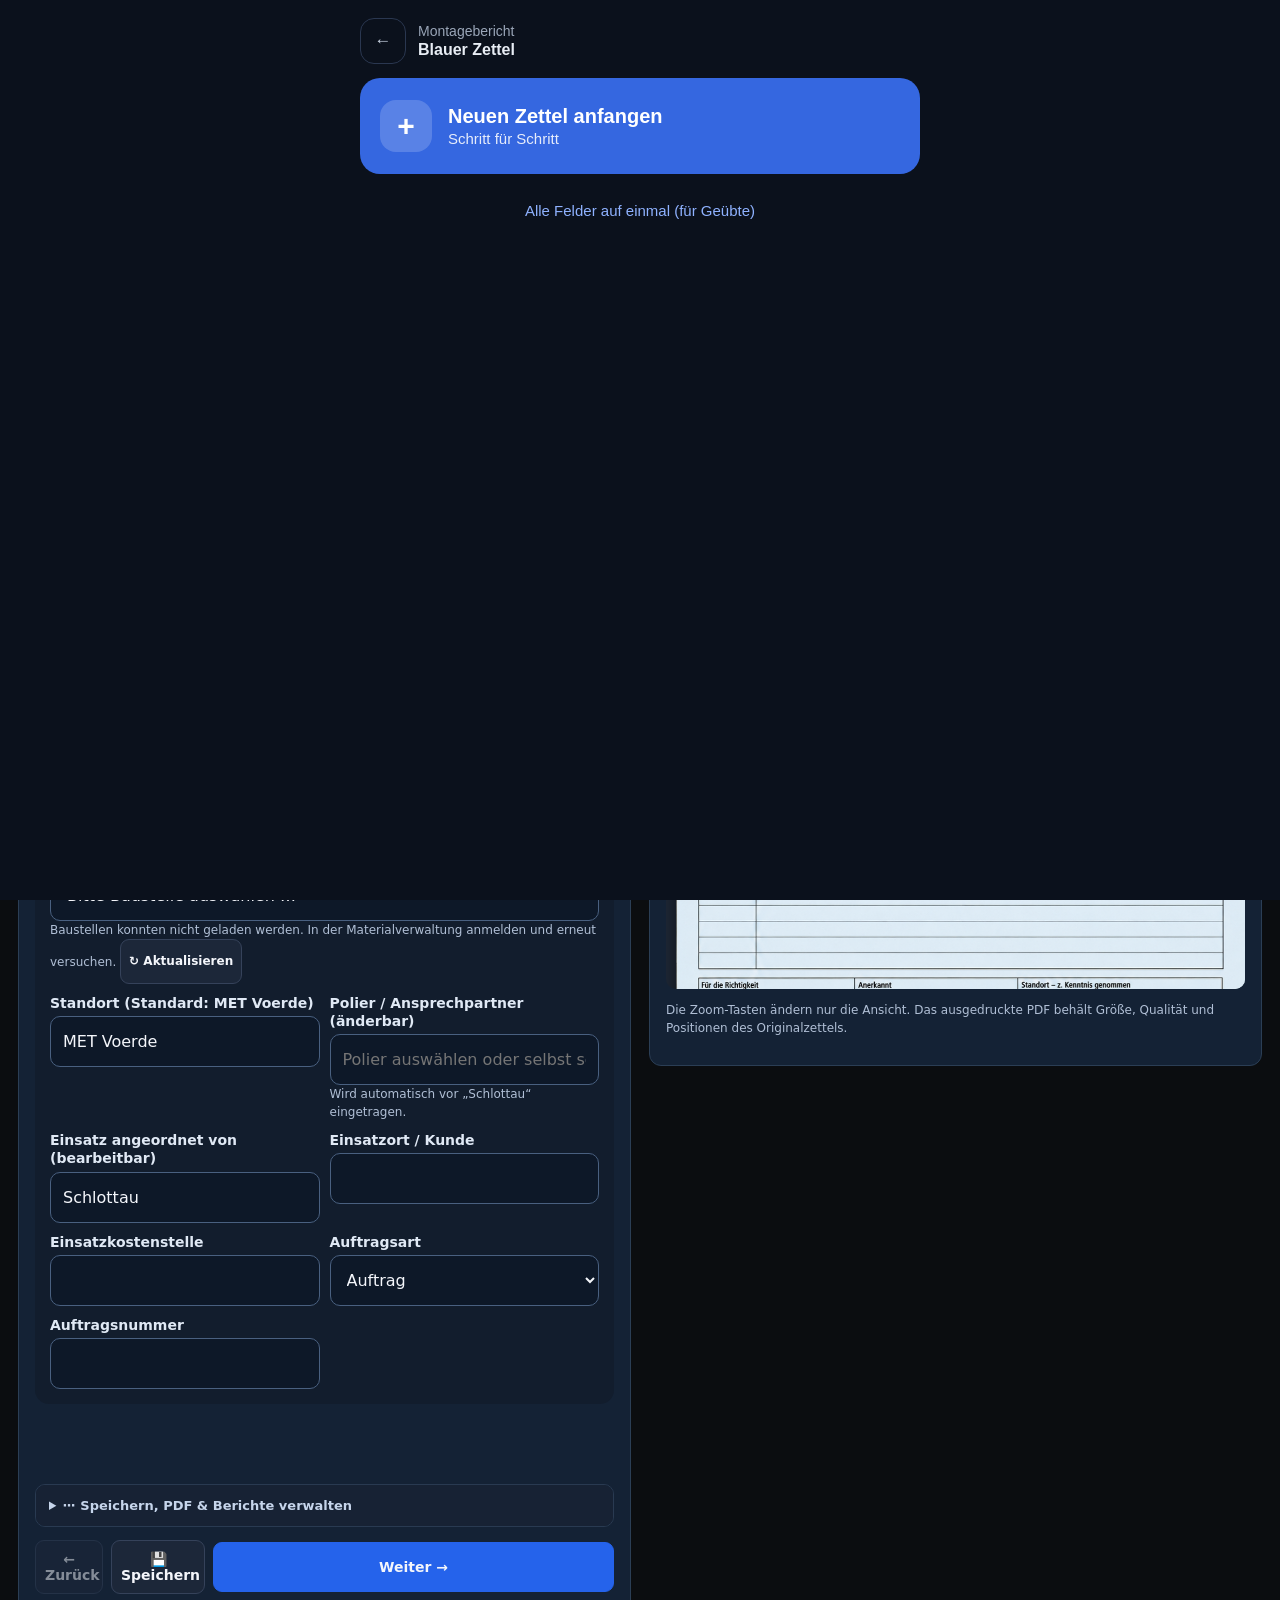
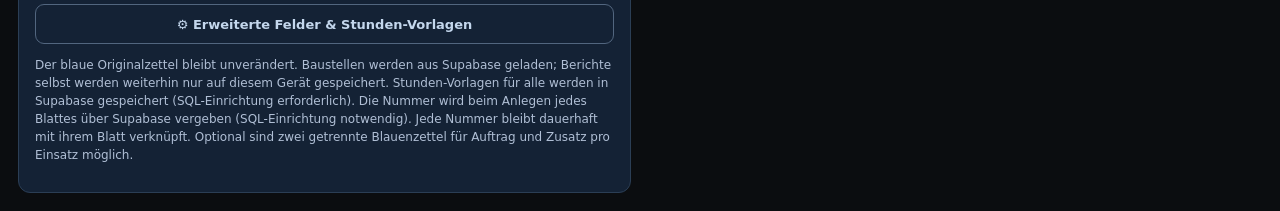
<file: montagebericht.html>
<!doctype html>
<html lang="de">
<head>
<meta charset="utf-8"><meta name="viewport" content="width=device-width, initial-scale=1, maximum-scale=1, minimum-scale=1, user-scalable=no, viewport-fit=cover"><style id="v51-nozoom">html,body{touch-action:pan-x pan-y;-webkit-text-size-adjust:100%;text-size-adjust:100%}@media(max-width:900px){input,select,textarea{font-size:16px!important}}</style><script id="v51-nozoom-js">["gesturestart","gesturechange","gestureend"].forEach(t=>document.addEventListener(t,e=>e.preventDefault(),{passive:false}));document.addEventListener("touchmove",e=>{if(e.touches&&e.touches.length>1)e.preventDefault();},{passive:false});

</script>
<meta name="theme-color" content="#0b0d10"><meta name="montagebericht-version" content="NEU-2026-10-18-12">
<title>Blauer Montagebericht · Materialverwaltung</title>
<style>
:root{color-scheme:dark;--bg:#0b0d10;--panel:#121824;--ink:#f4f6fb;--muted:#b0bfd5;--line:#29354a;--accent:#2563eb}
*{box-sizing:border-box}body{margin:0;background:var(--bg);color:var(--ink);font-family:system-ui,-apple-system,"Segoe UI",sans-serif}button,input,textarea,select{font:inherit}button{cursor:pointer}
.top{display:flex;flex-wrap:wrap;gap:12px;align-items:center;padding:13px 17px;border-bottom:1px solid var(--line);background:#090d14}.top a{color:#a7caff;text-decoration:none;font-weight:700}.top h1{font-size:19px;flex:1;margin:0}.version{color:#9fe2ae;font-size:12px;border:1px solid #386346;padding:4px 8px;border-radius:7px}
main{display:grid;grid-template-columns:minmax(340px,430px) minmax(0,1fr);align-items:start;gap:15px;padding:15px;max-width:1500px;margin:auto}.panel{background:var(--panel);border:1px solid var(--line);border-radius:15px;padding:16px;min-width:0}
.buttons{display:flex;gap:8px;flex-wrap:wrap;margin-bottom:10px}button,select{border:1px solid #35425a;background:#1c2739;color:var(--ink);border-radius:9px;padding:10px 12px}button{font-weight:700}.primary{background:var(--accent);border-color:var(--accent)}.delete{color:#ffb4b4}button:disabled{opacity:.5}
h2{font-size:18px;margin:14px 0 10px}details{border:1px solid var(--line);margin:10px 0;border-radius:10px;overflow:hidden}summary{padding:12px;background:#1b2535;cursor:pointer;font-weight:750}.inside{padding:12px}.cols{display:grid;grid-template-columns:repeat(2,minmax(0,1fr));gap:10px}.one{grid-template-columns:1fr}.field{min-width:0}.field label{font-size:12px;color:#c0cce0;display:block;margin-bottom:4px}.field input,.field textarea,.field select{width:100%;min-width:0;background:#070d17;border:1px solid #374760;border-radius:8px;color:var(--ink);padding:10px;min-height:41px}.field textarea{resize:vertical;min-height:92px}.field input:focus,.field textarea:focus{outline:2px solid #487fee}.field input[type=checkbox]{width:auto;min-height:0;accent-color:#60a5fa}.field input[type=range]{padding:0;min-height:22px;accent-color:#60a5fa}.tiny{font-size:12px;color:var(--muted);line-height:1.5}.note{font-size:12px;background:#101d2e;padding:10px;border:1px solid var(--line);border-radius:8px}.danger-note{color:#ffaeae}.ok-note{color:#9fe2ae}.status{min-height:20px;font-size:13px;color:#9fe2ae}
.emp{padding:10px;border:1px solid #35435a;border-radius:9px;margin:10px 0}.emp strong{display:block;margin-bottom:9px}.days{display:grid;grid-template-columns:repeat(7,minmax(0,1fr));gap:5px}.days .field label{text-align:center}.days input{padding:8px 2px!important;text-align:center!important}.days.hour-days{grid-template-columns:repeat(4,minmax(0,1fr))}.days.hour-days select{padding:9px 6px}.totals{display:grid;grid-template-columns:repeat(3,minmax(0,1fr));gap:7px;margin-top:9px}.vehicleBlock{border:1px solid var(--line);border-radius:10px;padding:12px;margin-bottom:12px}.vehicleBlock>strong{display:block;margin-bottom:10px}.vehicleBlock .field:has(label) {margin-top:4px}.vehicleBlock .field>label{margin-bottom:4px}.vehicle2Toggle{display:flex;align-items:center;gap:10px;font-weight:700;cursor:pointer}.vehicle2Toggle input{width:19px;height:19px;accent-color:#60a5fa}.vehicleBlock [hidden]{display:none!important}.materialrow{display:grid;grid-template-columns:90px minmax(0,1fr);gap:7px;margin-bottom:7px}.sigRow{padding:10px;border:1px solid var(--line);border-radius:9px;margin:8px 0}.sigRow strong{display:block;margin-bottom:8px}.sigControls{display:grid;grid-template-columns:repeat(3,minmax(0,1fr));gap:8px}.sigControls .field input{width:100%}
.preview{position:sticky;top:12px}.previewTitle{display:flex;justify-content:space-between;align-items:center;flex-wrap:wrap;gap:10px;margin-bottom:10px}.previewTitle h2{margin:0}.sheetFrame{padding:10px;background:#202a39;border-radius:10px;overflow:auto}.sheetCanvas{display:block;width:100%;height:auto;max-width:1054px;margin:0 auto;box-shadow:0 6px 22px #0009;background:#d3e7ed}.selectReport{max-width:100%;flex:1;min-width:150px}
.sheetSwitch{display:flex;align-items:center;flex-wrap:wrap;gap:8px;padding:10px;margin:7px 0 12px;border:1px solid #35425a;border-radius:11px;background:#0e1622}.sheetSwitch button{padding:9px 11px}.sheetSwitch button[aria-selected="true"]{background:#2563eb;border-color:#6a99ff;color:#fff}.sheetSwitch button[hidden]{display:none}.sheetSwitch .tiny{flex-basis:100%;margin:0 2px}.sheetSwitch .muted-delete{font-size:12px;color:#ffb4b4}.sheetSwitch .muted-delete[hidden]{display:none}
#signPreview{display:none;position:fixed;inset:0;z-index:29;background:#000e;align-items:flex-start;justify-content:center;padding:12px;overflow-y:auto}
#signPreview.visible{display:flex}.signPreviewDialog{width:100%;max-width:780px;background:#141e2b;border:1px solid #45617a;border-radius:14px;padding:14px;margin:auto}
#signPreviewCanvas{display:block;width:100%;height:auto;max-height:69vh;object-fit:contain;background:#d4e6e9;margin:10px auto;border-radius:5px}
#sigModal{display:none;position:fixed;inset:0;z-index:100;background:#090e16;align-items:center;justify-content:center;padding:env(safe-area-inset-top) env(safe-area-inset-right) env(safe-area-inset-bottom) env(safe-area-inset-left)}
#sigModal.visible{display:flex}
.sigDialog{display:flex;flex-direction:column;gap:7px;background:#111a29;border:1px solid #45617a;padding:10px;border-radius:10px;width:100%;height:100%;max-width:none;max-height:none;min-height:0}
.sigDialog h2{font-size:18px;margin:0}.sigDialog .tiny{margin:0}
.sigDialog canvas{display:block;touch-action:none;width:100%;height:auto;aspect-ratio:900 / 280;flex:0 0 auto;min-height:0;max-width:100%;background:white;border:2px solid #6b8299;border-radius:8px;margin:0 auto}
.sigDialog .buttons{flex:0 0 auto;margin:0;justify-content:flex-end}.sigDialog .buttons button{min-height:46px}
/* Querformat auf kleinen Hochformat-Displays auch dann, wenn die Browser-Drehsperre greift. */
#sigModal.rotated{width:100dvh;height:100dvw;inset:auto;top:0;left:100vw;transform-origin:top left;transform:rotate(90deg)}
@supports not (height:100dvh){#sigModal.rotated{width:100vh;height:100vw}}
@media (orientation:landscape){#sigModal.rotated{width:100vw;height:100dvh;top:0;left:0;transform:none}}

@media(max-width:980px){main{grid-template-columns:1fr}.preview{position:static}.panel{padding:12px}.sheetFrame{padding:5px}}@media(max-width:510px){.cols,.totals{grid-template-columns:1fr}.days{grid-template-columns:repeat(4,minmax(0,1fr))}.days.hour-days{grid-template-columns:repeat(2,minmax(0,1fr))}.sigControls{grid-template-columns:1fr 1fr}.top{padding:10px}.top h1{flex-basis:100%}}

/* Handy-Zoom: die echte Canvas-Auflösung und damit der PDF-Export bleiben unverändert */
.sheetFrame{max-width:100%;overflow:auto;overscroll-behavior:contain;-webkit-overflow-scrolling:touch;scrollbar-width:thin;}
.sheetCanvas{max-width:none;margin:0 auto;}
.zoomBar{display:flex;align-items:center;flex-wrap:wrap;gap:8px;margin:12px 0;padding:9px;background:#101a2b;border:1px solid #35425a;border-radius:10px}
.zoomBar button{min-height:43px;min-width:48px;font-size:17px;padding:8px 13px}
.zoomBar .zoomText{font-size:13px;color:#c9d9ed;min-width:53px;text-align:center}
.zoomBar button.active{background:#2563eb;border-color:#8bb9ff}
@media(max-width:600px){.sheetFrame{padding:3px}.zoomBar{position:sticky;top:0;z-index:6}.previewTitle h2{font-size:16px}}
/* Direkte Eingabe auf dem Originalformular */
main{grid-template-columns:minmax(0,1fr)}
.preview{position:static;order:0;max-width:1140px;width:100%;margin:0 auto}
main>.panel:first-child{order:1;max-width:1140px;width:100%;margin:0 auto}
#editorWrap:not([open]) #editor{display:none}
#editorWrap>summary{cursor:pointer;background:#1b2535;border-radius:9px;padding:12px;font-weight:700}
#page{cursor:crosshair;touch-action:pan-x pan-y;}
#directModal{display:none;position:fixed;inset:0;z-index:180;background:#000c;padding:16px;align-items:center;justify-content:center}
#directModal.visible{display:flex}
#directBox{background:#141e2b;border:1px solid #435571;border-radius:16px;padding:18px;width:min(95vw,480px);max-height:92dvh;overflow:auto}
#directBox label{display:block;margin:12px 0 6px}
#directBox input,#directBox select,#directBox textarea{width:100%;background:#08111e;color:white;border:1px solid #435571;border-radius:9px;padding:12px;font-size:18px;min-height:48px}
#directBox textarea{min-height:120px}
#templateBar{display:flex;flex-wrap:wrap;align-items:end;gap:10px;margin:12px 0}
#templateBar label{display:grid;gap:5px;font-size:13px}
#templateBar select,#templateBar input{min-width:130px;background:#0c1828;border:1px solid #435571;border-radius:8px;color:#fff;padding:11px}
#page:focus{outline:3px solid #60a5fa}
@media(max-width:980px){main>.preview{order:0}main>.panel:first-child{order:1}}

/* V15: Das Handy ist ein Eingabeassistent, nicht ein verkleinertes A4-Blatt. */
#reportModeSelector{display:grid;grid-template-columns:1fr 1fr;gap:8px;margin:12px 0 6px}
#reportModeSelector button{font-size:14px;line-height:1.3;min-height:59px;padding:9px;border:1px solid #435878;border-radius:13px;background:#152439;color:#e0ecff}
#reportModeSelector button[aria-pressed=true]{border:2px solid #7eaaff;background:#254675;color:#fff;font-weight:750}
.workTask{display:grid;grid-template-columns:1fr auto;gap:9px;margin:9px 0;padding:12px;background:#19263a;border:1px solid #394e6c;border-radius:12px;align-items:end}
.workTask .field textarea{font-size:16px;min-height:78px}
.workTask button{min-width:44px;min-height:45px;background:#26384e;border:1px solid #58718d}
#addWorkTask{width:100%;min-height:49px;background:#1f416a;border:1px solid #679cdd;font-weight:750}
body.guide-advanced #guideProgress,body.guide-advanced #guideHint,body.guide-advanced #guideEditAdvanced{display:none!important}
body.guide-advanced #guideActions{display:flex!important}
body.guide-advanced #guideActions #guidePrev,body.guide-advanced #guideActions #guideNext{display:none!important}
body.guide-advanced #guideActions #guideSave{width:100%}
body.guide-preview #guideActions{display:none!important}
body.guide-advanced #editor>details{display:block!important}
@media(max-width:480px){#reportModeSelector button{font-size:13px}}
#guideHeader{display:flex;align-items:center;gap:10px;justify-content:space-between;margin:14px 0 10px}
#guideHeader h2{font-size:19px;line-height:1.25;margin:0}
#guidePeek{background:transparent;color:#cce0ff;border:1px solid #58749a;border-radius:9px;padding:8px;font-size:13px;min-height:40px}
#guideHeaderRight{display:flex;flex-direction:column;align-items:flex-end;gap:5px}
#guideHeader .tiny{margin:0}
#guideStepCount{font-size:12px;color:#bfd3ed;white-space:nowrap;border:1px solid #405475;border-radius:22px;padding:6px 9px}
#mobileGuide{margin:14px 0 8px;background:#101b2d;border:1px solid #344a67;border-radius:14px;padding:12px}
#guideProgress{display:flex;gap:7px;overflow-x:auto;scrollbar-width:thin;padding-bottom:7px;scroll-snap-type:x proximity}
#guideProgress button{background:#18263b;border:1px solid #344965;border-radius:25px;white-space:nowrap;font-size:13px;font-weight:650;color:#d5e0f3;padding:11px 13px;min-height:44px;scroll-snap-align:start}
#guideProgress button.active{background:#2563eb;color:white;border-color:#78a8ff}
#guideProgress button.done:not(.active){border-color:#3f8d79}
#guideProgress button.done:not(.active)::before{content:'✓ ';color:#8be4bd}
.guideHint{font-size:13px;color:#bdcce0;line-height:1.45;margin:11px 0 0}
#guideActions{display:flex;gap:8px;align-items:center;flex-wrap:nowrap;margin:13px 0 2px}
#guideActions button{min-height:50px;flex:0 0 auto;padding:10px 9px;font-size:14px}
#guidePrev{width:68px}
#guideSave{width:94px}
#guideActions .primary{flex:1 1 auto;min-width:0}
#guideReviewActions{display:none;flex-wrap:wrap;gap:8px;margin:12px 0}
#guideReviewActions button{min-height:50px;flex:1 1 145px}
#reportManage{margin:10px 0;border:1px solid #293a51;border-radius:10px}
#reportManage>summary{display:list-item;background:#172234;padding:13px;font-size:13px;color:#c6d5eb}
#reportManage>.buttons{margin:8px;}
#reportManage>.buttons button{min-height:42px}
#editorWrap{margin:10px 0 80px;border:0;border-radius:0;overflow:visible}
#editorWrap>summary,#editorWrap>h2{display:none}
#editor>details{display:none;border:0;border-radius:14px;margin:0;background:#121d2d;overflow:visible}
#editor>details.guide-active{display:block}
#editor>details.guide-active>summary{display:none}
#editor>details.guide-active>.inside{padding:15px}
#editor>details.guide-active .field label{font-size:14px;font-weight:600;line-height:1.3;color:#e0e9f5}
#editor>details.guide-active input:not([type=checkbox]):not([type=range]),
#editor>details.guide-active select,#editor>details.guide-active textarea{font-size:16px;min-height:51px;border-radius:10px;padding:12px;border-color:#496080}
#editor>details.guide-active button{min-height:45px}
#editor>details.guide-active .emp{border-radius:12px;padding:13px;margin:13px 0;background:#182438}
#editor>details.guide-active .vehicleBlock{background:#172338;border-radius:12px}
#editor>details.guide-active .dayBox{padding:8px}
#editor>details.guide-active .days .field label{font-size:13px}
#editor>details.guide-active .totals{grid-template-columns:repeat(2,minmax(0,1fr))}
#editor>details.guide-active .materialrow{padding:10px;background:#182438;border-radius:11px;margin-bottom:10px}
#editor>details.guide-active input[type=checkbox]{width:22px;height:22px;accent-color:#60a5fa}
#editor>details.guide-active .vehicle2Toggle{padding:10px;background:#182438;border-radius:11px}
body.guide-advanced #editorWrap>summary{display:list-item}
body.guide-advanced #editor>details{display:block;border:1px solid var(--line);margin:10px 0}
body.guide-advanced #editor>details>summary{display:list-item}
body.guide-advanced #editorWrap{margin-bottom:20px}
body.guide-advanced #editorWrap>h2{display:block}
body.guide-preview .preview{display:block}
body.guide-preview #editorWrap{display:none}
body.guide-preview #guideActions{display:none}
body.guide-preview #guideReviewActions{display:flex}
body.guide-preview #guideProgress{display:none}
body.guide-preview #guideHint{display:none}
body.guide-preview .preview{margin:0 auto;max-width:1140px}
body.guide-preview .sheetCanvas{max-width:none}
body:not(.guide-preview) .preview{display:none}
body.guide-preview #guideEditAdvanced{display:none}
body.guide-preview #guidePeek{display:none}
body.guide-preview #guideHeader{margin-bottom:4px}
#guideEditAdvanced{font-size:13px;background:transparent;border:1px solid #52667f;min-height:40px;color:#c4d7ed;width:100%;margin-top:8px}
/* Mobile first: on desktop the same guided flow avoids a completely different behavior. */
main{grid-template-columns:minmax(0,1fr)!important;max-width:1140px}
main>.panel:first-child{order:0!important;width:100%;max-width:1140px}
main>.preview{order:1!important;width:100%}
#templateBar{display:grid;grid-template-columns:1fr auto;align-items:end;gap:8px}
#templateBar label{grid-column:1/-1}
#templateBar select{width:100%;min-height:48px;font-size:16px}
#templateBar button{min-height:45px}
@media(max-width:600px){
 main{padding:9px;gap:0}
 .panel{padding:12px;margin:0}
 #mobileGuide{margin:11px 0;padding:11px}
 .sheetSwitch{padding:8px;gap:5px}
 .sheetSwitch .tiny{display:none}
 .sheetSwitch button{font-size:13px;padding:9px 10px}
 #templateBar{grid-template-columns:minmax(0,1fr) auto}
 #templateBar label{grid-column:auto}
 #templateBar button{padding:10px;font-size:13px}
 #templateBar #saveWholeTemplate,#templateBar #deleteWholeTemplate{grid-column:1/-1}
 #guideHeaderRight{flex-direction:row;align-items:center}
 #guidePeek{font-size:12px;padding:7px;min-height:36px}
 #guideHeader h2{font-size:18px}
 #guideActions{position:sticky;bottom:0;background:#111e30;border:1px solid #344963;border-radius:12px;padding:9px;z-index:9;box-shadow:0 -5px 18px #0008}
 #guideProgress{margin:0 -2px}
 #guideHint{display:none}
 #guideHeader{margin:0 0 8px}
 #mobileGuide{margin-bottom:5px}
 .top{padding:8px 11px;gap:6px}
 .top h1{font-size:17px}
 .top .version{font-size:10px}
 #editor>details.guide-active>.inside{padding:12px}
 #editor>details.guide-active .cols{grid-template-columns:1fr}
 #editor>details.guide-active .materialrow{grid-template-columns:90px minmax(0,1fr)}
 #editor>details.guide-active .days{grid-template-columns:repeat(3,minmax(0,1fr));gap:7px}
 #editor>details.guide-active .days.hour-days{grid-template-columns:repeat(2,minmax(0,1fr))}
 .top{position:static}
 .sheetFrame{max-height:70dvh}
}

/* V20: echte seitliche Vorschau, auf dem Handy ohne miniaturisierten Papier-Editor. */
#previewClose,#previewMobileActions,#swipeGuideHint{display:none}
@media(max-width:800px){
 #swipeGuideHint{display:flex;align-items:center;gap:8px;font-size:12px;color:#c6dcf7;margin:8px 1px 0;line-height:1.4}
 body.guide-preview #swipeGuideHint{display:none}
 #previewClose{display:inline-flex;align-items:center;justify-content:center;min-height:44px;background:#253b5a;border:1px solid #57769b}
 #previewMobileActions{display:flex;gap:7px;padding:10px 2px calc(6px + env(safe-area-inset-bottom));flex-shrink:0;flex-wrap:nowrap}
 #previewMobileActions button{flex:1 1 0;min-width:0;min-height:46px;padding:8px 5px;font-size:12px;border-radius:10px}
 #previewMobileActions .primary{flex:1.3 1 0}
 body.guide-preview #guideReviewActions{display:none}
 body.guide-preview .preview{
  position:fixed!important;inset:0!important;z-index:40;
  display:flex!important;flex-direction:column;
  width:100vw!important;max-width:100vw!important;height:100vh;height:100dvh;
  margin:0!important;padding:calc(7px + env(safe-area-inset-top)) 9px 2px!important;
  border:0;border-radius:0;background:#0b1421;overflow:hidden;
  animation:swipePreviewIn .22s ease-out both;
 }
 body.guide-preview .previewTitle{flex:0 0 auto;margin:0 0 7px;flex-wrap:nowrap;gap:5px}
 body.guide-preview .previewTitle h2{font-size:16px;line-height:1.2}
 body.guide-preview .previewTitle .version{display:none}
 body.guide-preview .preview>p.tiny{display:none}
 body.guide-preview .zoomBar{flex:0 0 auto;position:relative;top:auto;z-index:auto;gap:6px;margin:0 0 8px;padding:7px;flex-wrap:nowrap;overflow-x:auto}
 body.guide-preview .zoomBar button{flex-shrink:0;min-width:41px;min-height:43px;padding:8px 9px;font-size:14px}
 body.guide-preview .zoomBar .zoomText{flex-shrink:0}
 body.guide-preview .sheetFrame{flex:1 1 auto;min-height:0;max-height:none!important;margin:0;padding:7px;background:#243142;border-radius:10px;overflow:auto;touch-action:pan-x pan-y;overscroll-behavior:contain}
 body.guide-preview .sheetCanvas{max-width:none}
}
@keyframes swipePreviewIn{from{transform:translateX(100%)}to{transform:translateX(0)}}
@media(prefers-reduced-motion:reduce){body.guide-preview .preview{animation:none}}

/* V28: schnelle Materialsuche direkt im Monteurbericht */
.report-material-search-wrap{position:relative}
.report-material-search-wrap>input[type=search]{width:100%;min-height:44px;border:1px solid #4c6e93;background:#0b1a2d;color:#fff;border-radius:10px;padding:10px 12px}
.report-material-results{background:#0c192c;border:1px solid #416080;border-radius:10px;max-height:265px;overflow-y:auto;overscroll-behavior:contain;margin-top:4px;box-shadow:0 12px 30px #0009;z-index:20}
.report-material-search-wrap .report-material-results{position:absolute;top:100%;left:0;right:0;max-height:260px}
.report-material-results[hidden]{display:none!important}
.report-material-group{padding:7px 11px;font-size:11px;color:#9bcaff;font-weight:800;letter-spacing:.3px;background:#172d46;position:sticky;top:0}
.report-material-option{display:flex!important;align-items:center;justify-content:space-between;gap:10px;text-align:left;width:100%;background:#0c192c!important;border:0!important;border-bottom:1px solid #243b55!important;border-radius:0!important;padding:10px 12px!important;font-weight:500!important;color:#f1f7ff!important;min-height:42px}
.report-material-option:hover,.report-material-option:focus{background:#193f67!important;outline:1px solid #73b9ff}
.report-material-option small{font-size:11px;white-space:nowrap;color:#9bcaff}
.report-material-empty,.report-material-more{padding:12px;font-size:12px;color:#b8cee6;margin:0}
.report-material-direct{position:relative;max-height:205px}

@media(min-width:850px) and (pointer:fine){
body:not(.guide-preview) main{grid-template-columns:minmax(320px,1fr) minmax(330px,1fr)!important;max-width:1800px;padding:18px;gap:18px;align-items:start}
body:not(.guide-preview) main>.panel:first-child{order:0!important;max-width:none;margin:0}
body:not(.guide-preview) main>.preview{display:block!important;position:sticky;top:14px;order:1!important;max-width:none;margin:0;min-width:0}
body:not(.guide-preview) .sheetFrame{max-height:calc(100vh - 160px);overflow:auto}
body:not(.guide-preview) .preview .sheetCanvas{max-width:none}
.top{background:#101d2e;padding:15px 20px}.panel{background:#142235;border-radius:12px;border-color:#2b3e55}.field input,.field select,.field textarea{background:#0d1828}.zoomBar{flex-wrap:wrap}
}
.v50-draft-row{display:flex;gap:8px;align-items:stretch;margin:5px 0}
.v50-draft-row .ez-pick{flex:1;min-width:0;margin:0}
.v50-delete-draft{border:1px solid #74434d;border-radius:12px;background:#291d25;color:#ffc2c5;padding:0 12px;font-size:13px;font-weight:700;cursor:pointer}
</style>
<style>
body[data-review=yes] .top,body[data-review=yes] main>.panel:not(.preview){display:none!important}
body[data-review=yes] main{display:block!important;max-width:none!important;padding:10px!important;margin:0!important}
body[data-review=yes] #reportPreview{display:block!important;position:static!important;inset:auto!important;height:auto!important;max-width:none!important;margin:0!important;animation:none!important}
body[data-review=yes] #reportPreview .previewTitle,body[data-review=yes] #previewMobileActions,body[data-review=yes] #reportPreview>p.tiny{display:none!important}
body[data-review=yes] #sheetScroll{max-height:none!important;height:auto!important;min-height:300px!important;overflow:auto!important;flex:none!important}
html:has(body[data-review=yes]),body[data-review=yes]{overflow-y:auto!important;height:auto!important;touch-action:auto!important}body[data-review=yes] #reportPreview,body[data-review=yes] .sheetFrame{overflow:visible!important;max-height:none!important}body[data-review=yes] main>#v52Photos{display:block!important}body[data-review=yes] #page{cursor:crosshair} #v32Bar{display:none} body[data-review=yes] #v32Bar{display:block;position:sticky;top:0;z-index:12;padding:12px;background:#142438;border:1px solid #32465e;border-radius:12px;margin:0 0 12px;color:#eef5ff} #v32Bar .buttons{display:flex;flex-wrap:wrap;gap:7px} #v32Message{font-size:13px;margin:8px 0} #v32Approve{background:#137441;color:white} #v32Later{color:#ff8888} #v32Bar button:disabled{opacity:.45}
</style><style>body[data-review=yes]{background:#0b1625;color:#e7eef9}body[data-review=yes] main{padding:8px!important}body[data-review=yes] #v32Bar{position:sticky;top:0;margin:0 0 8px;padding:8px 10px;border-radius:8px;background:#142338}body[data-review=yes] #v32Title{display:none}body[data-review=yes] #v32Bar .buttons{gap:6px}body[data-review=yes] #v32Bar button{font-size:12px;padding:8px 10px;min-height:36px}body[data-review=yes] #v32Later{border-color:#773845;color:#ff9c9c}body[data-review=yes] #v33Sign{border-color:#3978bf;color:#b3d8ff}body[data-review=yes] #v32Message{margin:6px 0 0;font-size:12px}body[data-review=yes] #reportPreview{background:transparent!important;border:0!important;padding:0!important;box-shadow:none!important}body[data-review=yes] .zoomBar{padding:5px;margin:0 0 6px;background:#132238;border:0;position:static}body[data-review=yes] .zoomBar button{font-size:12px;padding:6px 9px}body[data-review=yes] #sheetScroll{background:#101d2e;padding:4px;border-radius:6px}body[data-review=yes] #reportPreview>p.tiny{display:none!important}</style></head>
<body>
<header class="top"><a href="#" onclick="event.preventDefault(); parent.closeMontagebericht()">← Materialverwaltung</a><h1>📄 Blauer Montagebericht</h1><span class="version">Version 28 · Materialsuche</span></header>
<div id="v32Bar"><strong id="v32Title">Originalbericht prüfen</strong><div class="buttons"><button id="v32First">Auftrag / Blatt 1</button><button id="v32Second" hidden>Zusatz / Blatt 2</button><button id="v32Draft">Speichern</button><button id="v33Sign">Unterschreiben</button><button id="v32Later">◷ Später bearbeiten</button><button id="v32Approve">✓ Prüfung erledigt</button></div><div id="v32Message" role="status">Bericht wird geladen …</div></div><main>
<section class="panel">
<div class="buttons"><select class="selectReport" id="saved" aria-label="Gespeicherten Bericht öffnen"></select><button id="add" type="button">＋ Neuer Bericht</button></div>
<div class="sheetSwitch" role="tablist" aria-label="Blauenzettel für Auftrag und Zusatz">
<button id="sheetFirst" type="button" role="tab" aria-selected="true">📄 1 · Auftrag</button>
<button id="sheetSecond" type="button" role="tab" aria-selected="false" hidden>📄 2 · Zusatz</button>
<button id="addSecond" type="button">＋ Zusatz-Blatt</button>
<button id="removeSecond" type="button" class="muted-delete" hidden>Zusatz-Blatt entfernen</button>
<p class="tiny" id="sheetHint">Zweiter Blauenzettel für Zusatzarbeiten, nur bei Bedarf.</p>
</div>
<div class="note" style="margin:9px 0">Berichtsnummer des aktuellen Blatts: <strong id="currentReportNumber" style="font-size:18px;letter-spacing:1px">wird geladen</strong> <button type="button" id="assignReportNumber" hidden>Nummer vergeben</button></div>
<div id="status" class="status" role="status"></div>
<div id="templateBar"><label>Berichtsvorlage<select id="wholeTemplate"><option value="">Ohne Vorlage</option></select></label><button type="button" id="applyWholeTemplate">Vorlage übernehmen</button><button type="button" id="saveWholeTemplate" hidden>🔐 Als Admin-Vorlage speichern</button><button type="button" id="deleteWholeTemplate" hidden>🔐 Vorlage löschen</button></div>
<div id="mobileGuide" aria-label="Bericht Schritt für Schritt ausfüllen">
 <div id="reportModeSelector" role="group" aria-label="Bedienmodus wählen"><button type="button" id="modeEasy" aria-pressed="true">🧭 Einfach · Schritt für Schritt</button><button type="button" id="modeFast" aria-pressed="false">⚡ Schnell · alle Bereiche</button></div><p class="tiny" id="modeExplanation">Du kannst jederzeit wechseln. Deine Eingaben bleiben erhalten.</p>
<div id="guideHeader"><div><h2 id="guideTitle">Baustelle &amp; Einsatz</h2><p class="tiny" id="guideSubheading">Einfach Schritt für Schritt ausfüllen</p></div><div id="guideHeaderRight"><span id="guideStepCount">1 von 6</span><button id="guidePeek" type="button">👁️ Vorschau</button></div></div>
 <div id="guideProgress" role="navigation" aria-label="Berichtsabschnitte"></div>
 <div id="swipeGuideHint" aria-label="Hinweis zur Vorschau">👈 Nach links wischen: Vorschau öffnen. Zurück mit Wischen nach rechts.</div><p class="guideHint" id="guideHint">Wähle deine Baustelle oder eine Vorlage. Die übrigen Angaben werden automatisch übernommen.</p>
 <div id="guideReviewActions"><button id="guideBackToEdit" type="button">← Weiter bearbeiten</button><button id="guideReviewSign" type="button" class="primary">✍️ Polier unterschreiben</button><button id="guideReviewPdf" type="button">📄 PDF</button><button id="guideReviewMail" type="button">✉️ Teilen</button></div>
</div>
<details id="editorWrap"><summary>⚙️ Alle Felder und Einstellungen (optional öffnen)</summary><h2>Bericht ausfüllen</h2><div id="editor"></div></details>
<details id="reportManage"><summary>⋯ Speichern, PDF &amp; Berichte verwalten</summary>
<div class="buttons"><button class="primary" id="pdf" type="button">📄 Aktuelles Blatt als PDF</button><button id="pdfBoth" type="button" hidden>📚 Beide Blätter als PDF</button><button id="emailPdf" type="button">✉️ PDF per E-Mail teilen</button><button id="emailPdfBoth" type="button" hidden>✉️ Beide Blätter per E-Mail</button><button id="save" type="button">💾 Speichern</button><button id="remove" class="delete" type="button">🗑️ Löschen</button></div>
</details>
<div id="guideActions"><button id="guidePrev" type="button">← Zurück</button><button id="guideSave" type="button">💾 Speichern</button><button id="guideNext" class="primary" type="button">Weiter →</button></div>
<button type="button" id="guideEditAdvanced">⚙️ Weitere Einstellungen &amp; Stunden-Vorlagen</button>
<p class="tiny">Der blaue Originalzettel bleibt unverändert. Baustellen werden aus Supabase geladen; Berichte selbst werden weiterhin nur auf diesem Gerät gespeichert. Stunden-Vorlagen für alle werden in Supabase gespeichert (SQL-Einrichtung erforderlich). Die Nummer wird beim Anlegen jedes Blattes über Supabase vergeben (SQL-Einrichtung notwendig). Jede Nummer bleibt dauerhaft mit ihrem Blatt verknüpft. Optional sind zwei getrennte Blauenzettel für Auftrag und Zusatz pro Einsatz möglich.</p>
</section>
<section class="panel preview" id="reportPreview" aria-label="Blauenzettel-Vorschau"><div class="previewTitle"><h2>Originaler Blauenzettel</h2><span class="version">PDF = Vorschau</span><button type="button" id="previewClose">← Bearbeiten</button></div><p class="tiny">Hier siehst du deinen fertig ausgefüllten Originalzettel. Zum Korrigieren kannst du ein Feld auf dem Zettel antippen oder zu den großen Eingabefeldern zurückkehren.</p><div class="zoomBar" aria-label="Ansicht vergrößern"><button type="button" id="zoomOut" aria-label="Verkleinern">−</button><span id="zoomLabel" class="zoomText">100 %</span><button type="button" id="zoomIn" aria-label="Vergrößern">＋</button><button type="button" id="zoomFit">Ganzes Blatt</button><button type="button" id="zoomReadable">Groß lesen</button></div><div class="sheetFrame" id="sheetScroll"><canvas id="page" tabindex="0" class="sheetCanvas" width="1054" height="1492" aria-label="Vorschau des blauen Montageberichts"></canvas></div><div id="previewMobileActions"><button id="previewSave" type="button">💾 Speichern</button><button id="previewPdf" type="button">📄 PDF</button><button id="previewShare" type="button">✉️ Teilen</button><button id="previewSign" type="button" class="primary">✍️ Polier</button></div><p class="tiny">Die Zoom-Tasten ändern nur die Ansicht. Das ausgedruckte PDF behält Größe, Qualität und Positionen des Originalzettels.</p></section>
</main>
<div id="directModal" role="dialog" aria-modal="true" aria-label="Feld direkt bearbeiten"><div id="directBox"><h2 id="directTitle">Feld bearbeiten</h2><div id="directContents"></div><div class="buttons" style="margin-top:14px"><button id="directCancel" type="button">Abbrechen</button><button id="directSave" class="primary" type="button">Übernehmen</button></div></div></div>
<div id="signPreview" role="dialog" aria-modal="true" aria-label="Bericht vor Unterschrift prüfen"><div class="signPreviewDialog">
<h2>📄 Bericht zur Unterschrift vorlegen</h2>
<p class="tiny">Bitte dem Polier den vollständigen Bericht zeigen. Erst nach der Kontrolle auf „Jetzt unterschreiben“ tippen. Das aktuelle Blatt (Auftrag oder Zusatz) wird angezeigt.</p>
<canvas id="signPreviewCanvas" width="1054" height="1492" aria-label="Vollständiger Bericht zur Kontrolle"></canvas>
<div class="buttons"><button type="button" id="signPreviewBack">Zurück zum Bearbeiten</button><button type="button" id="signPreviewAccept" class="primary">✍️ Jetzt unterschreiben</button></div>
</div></div>
<div id="sigModal" role="dialog" aria-modal="true" aria-label="Unterschrift"><div class="sigDialog"><h2 id="sigTitle">Unterschrift</h2><p class="tiny">Handy quer halten und mit dem Finger unterschreiben.</p><canvas id="sigPad" width="900" height="280"></canvas><div class="buttons"><button id="sigClear">Leeren</button><button id="sigCancel">Abbrechen</button><button id="sigDone" class="primary">Übernehmen</button></div></div></div>
<img id="template" src="./montagebericht_vorlage.png?v=20261018-neu6" alt="" hidden>
<script>
'use strict';
// Neue Rendering-Engine: alle Positionen sind echte Pixel in derselben 1054x1492-Vorlage.
// EIN Canvas ist die einzige Quelle für Vorschau und PDF. Keine zweiten CSS-Positionen.
const VERSION='2026-10-19-MODI-AUFGABEN-22', W=1054,H=1492;
const STORAGE='mv_montageberichte_v2', ACTIVE='mv_montagebericht_aktiv_v2';
const $=id=>document.getElementById(id);
const v32Review=document.body.dataset.review==='yes';let v32Version='',v32Fresh=new Set(),v32Busy=false,v32Signing=false,v32Ready=false,v32Status='offen';
const DAYS=['Mo','Di','Mi','Do','Fr','Sa','So'];
const SUMS=['Gesamtstd.','Fahrstd.','Rüstzeit','Pause','Überstd.','Nacht'];
// Dies sind dieselben öffentlichen Supabase-Konfigurationswerte wie in der Haupt-App.
const SITE_SUPABASE_URL='https://zjomsuqowqgpzodawixw.supabase.co';
const SITE_SUPABASE_KEY='sb_publishable_y57JIFACv2ZOlJcTKNBSVw_9AQPTUmD';
const HOME_LOCATION_KEY='mv_bericht_standort_v1';
const DEFAULT_STANDORT='MET Voerde';
const PENDING_NUMBER_KEY='mv_montagebericht_pending_number_v1_';
let numberBusy=false;
let availableSites=[];
let availableVehicles=[];
let availableTemplates=[];
let availableMaterials=[];
let materialState='loading';
let sitesState='loading';
let vehicleState='loading';
let templateState='loading';
let reportIsAdmin=false;
const quarterCache=new Map();
function quarterValues(max){
 if(!quarterCache.has(max))quarterCache.set(max,Array.from({length:Math.round(max*4)+1},(_,i)=>(i/4).toFixed(2).replace('.',',')));
 return quarterCache.get(max);
}
function quarterMax(key){return /_sum0$/.test(key)?50:13;}
function validateHourValue(key,raw){
 const value=safe(raw).trim();
 if(!value)return {valid:true,value:''};
 const normalized=value.replace(',','.');
 if(!/^\d+(?:\.\d{1,2})?$/.test(normalized))return {valid:false,message:'Bitte einen gültigen Stundenwert eingeben.'};
 const n=Number(normalized),max=quarterMax(key);
 if(!Number.isFinite(n)||n<0||n>max)return {valid:false,message:'Maximal '+max.toFixed(2).replace('.',',')+' Stunden erlaubt.'};
 return {valid:true,value:n.toFixed(2).replace('.',',')};
}
function validateStoredHours(hours,r){
 for(const d of DAYS){const check=validateHourValue('m'+r+'_'+d,hours.days?.[d]);if(!check.valid)return check;}
 for(let i=0;i<SUMS.length;i++){const check=validateHourValue('m'+r+'_sum'+i,hours.totals?.[i]);if(!check.valid)return check;}
 return {valid:true};
}
const FIELD_FONT='600 16px Arial, sans-serif';
const DAY_EDGES=[194,256,318,381,443,505,568,631];
const SUM_EDGES=[631,693,756,819,881,944,1009];
const ROW_EDGES=[560,600,640,680,723];
const WORK_EDGES=[773,803,832,861,890,919,947,975];
const DEFECT_EDGES=[975,1004,1033,1061];
const MAT_EDGES=[1105,1134,1163,1193,1222,1251,1281,1310];
const SIGNATURES=[
 {key:'sign_monteur',name:'Monteur',box:[48,1324,314,1369]},
 {key:'sign_bauleitung',name:'Bauleitung',box:[324,1324,604,1369]},
 {key:'sign_meister',name:'Meister / MI',box:[618,1324,998,1369]}
];
const GUIDE_STEPS=[
 {idx:0,title:'Baustelle & Einsatz',short:'Baustelle',hint:'Baustelle oder Vorlage auswählen. Standort, Polier und Auftragsnummer werden automatisch übernommen.'},
 {idx:1,title:'Fahrzeug & Fahrt',short:'Fahrt',hint:'Kennzeichen aus der Fahrzeugliste wählen, Kilometer und Uhrzeiten eintragen. Fahrzeug 2 bleibt optional.'},
 {idx:3,title:'Datum & Stunden',short:'Stunden',hint:'Datum und Monteur auswählen. Stunden in 0,25-Schritten eintragen oder eine gespeicherte Stunden-Vorlage nutzen.'},
 {idx:5,title:'Ausgeführte Arbeiten',short:'Arbeiten',hint:'Beschreibe die Arbeiten. Der Text wird im originalen Bericht passend umgebrochen.'},
 {idx:6,title:'Verwendetes Material',short:'Material',hint:'Material aus dem Lager auswählen oder frei schreiben. Der Lagerbestand wird dadurch nicht verändert.'},
 {idx:7,title:'Unterschriften',short:'Abschluss',hint:'Der Monteur darf sofort unterschreiben. Der Polier sieht vor seiner Unterschrift den vollständigen Bericht.'}
];
let guideStep=0,guideView='edit',guideAdvanced=localStorage.getItem('mv_report_edit_mode_v22')==='fast';
let reports={},currentId='',model={},sheetModels={first:null,second:null},activeSheet='first',changed=false,signatureKey='',paintSeq=0,raf=0;
const imagePromises=new Map();
const safe=v=>String(v??'');
const esc=v=>safe(v).replace(/[&<>"']/g,c=>({'&':'&amp;','<':'&lt;','>':'&gt;','"':'&quot;','\"':'&quot;'}[c]));
const number=(v,fallback=0)=>Number.isFinite(Number(v))?Number(v):fallback;
function normalizeTasksFromText(text){
 return safe(text).split(/\n\s*\n/).map(x=>x.trim()).filter(Boolean);
}
function defaults(){
 if(!Array.isArray(model.workTasks))model.workTasks=normalizeTasksFromText(model.arbeiten);
 if(!model.workTasks.length && !safe(model.arbeiten).trim())model.workTasks=[''];
 if(!model.employeeCount)model.employeeCount=1;
 // Frühere Versionen haben KM2 selbst dann ausgefüllt, wenn kein zweites Fahrzeug genutzt wurde.
 // Deshalb KM2 alleine nicht als Beleg für ein zweites Fahrzeug werten.
 if(model.vehicle2Enabled==null){
  model.vehicle2Enabled=Boolean(
   safe(model.vehicle2Id).trim()||safe(model.kfz2).trim()||
   safe(model.abfahrt2).trim()||safe(model.rueckkehr2).trim()||
   model.kfz2_bis15||model.kfz2_ueber15||
   (model.kmMode2==='custom'&&safe(model.km2).trim())
  );
 }
 if(!model.vehicle2Enabled)clearSecondVehicle();
 if(!model.angeordnet)model.angeordnet='Schlottau';
 // Ältere gespeicherte Berichte nur bei eindeutig automatischer Reihenfolge korrigieren.
 if(model.polier && model.angeordnet===`Schlottau / ${safe(model.polier).trim()}`)model.angeordnet=composeResponsible(model.polier);
 for(let r=1;r<=4;r++)if(model['quarterCustom_m'+r+'_sum3']==null && model['pauseCustom'+r]===true)model['quarterCustom_m'+r+'_sum3']=true;
 for(let i=1;i<=2;i++)if(!model['kmMode'+i])model['kmMode'+i]='one';
 if(!model.jahr)model.jahr=String(new Date().getFullYear());
 if(!model.arbeiten_font)model.arbeiten_font=16;
 if(!model.material_font)model.material_font=16;
 // Standardposition der drei Unterschriften: 25 Pixel tiefer, mittig im Unterschriftsfeld.
 // Bereits manuell eingestellte vertikale Positionen bleiben erhalten.
 const migrateSignatures = !model._signatureVerticalStart25V16;
 for(const s of SIGNATURES){
  if(model[s.key+'_dx']==null)model[s.key+'_dx']=0;
  if(model[s.key+'_dy']==null || (migrateSignatures && Number(model[s.key+'_dy'])===0))model[s.key+'_dy']=25;
  if(model[s.key+'_scale']==null)model[s.key+'_scale']=100;
 }
 model._signatureVerticalStart25V16=true;
}
function clearSecondVehicle(){
 for(const key of ['vehicle2Id','kfz2','km2','abfahrt2','rueckkehr2'])model[key]='';
 model.kfz2_bis15=false;
 model.kfz2_ueber15=false;
 model.kmMode2='one';
}
function vehicle2Toggle(){
 return `<label class="vehicle2Toggle"><input type="checkbox" data-field="vehicle2Enabled" id="f_vehicle2Enabled"><span>🚐 Zweites Fahrzeug verwenden</span></label><p class="tiny">Nur aktivieren, wenn ein zweites Einsatzfahrzeug dabei ist. Ansonsten bleiben Kennzeichen, KM und Fahrtzeiten 2 leer.</p>`;
}
function field(label,key,type='text',placeholder=''){
 if(type==='textarea')return `<div class="field"><label for="f_${key}">${esc(label)}</label><textarea data-field="${key}" id="f_${key}" rows="4" placeholder="${esc(placeholder)}"></textarea></div>`;
 return `<div class="field"><label for="f_${key}">${esc(label)}</label><input data-field="${key}" id="f_${key}" type="${type}" autocomplete="off" placeholder="${esc(placeholder)}"></div>`;
}
function siteChoice(){
 const opts=availableSites.filter(s=>s.active!==false||String(s.id)===String(model.siteId))
  .map(s=>`<option value="${esc(s.id)}">${esc(s.name)}</option>`).join('');
 const selected=model.siteId?String(model.siteId):'';
 const missing=selected&&!availableSites.some(s=>String(s.id)===selected)?`<option value="${esc(selected)}">Bisherige Baustelle (nicht mehr verfügbar)</option>`:'';
 const desc=sitesState==='loading'?'Baustellen werden geladen …':sitesState==='error'?'Baustellen konnten nicht geladen werden. In der Materialverwaltung anmelden und erneut versuchen.':availableSites.length?'Baustelle auswählen: Einsatzort, Kilometer und Auftragsnummer werden übernommen. Du kannst sie danach noch ändern.':'Keine Baustellen gefunden.';
 return `<div class="field" style="grid-column:1/-1"><label for="f_siteId">Baustelle aus der Materialverwaltung</label><select id="f_siteId" data-field="siteId"><option value="">Bitte Baustelle auswählen …</option>${missing}${opts}</select><div class="tiny">${esc(desc)} <button type="button" id="reloadSites" style="padding:3px 8px;font-size:12px">↻ Aktualisieren</button></div></div>`;
}
function orderChoice(){return `<div class="field"><label for="f_orderType">Auftragsart</label><select id="f_orderType" data-field="orderType"><option value="auftrag">Auftrag</option><option value="zusatz">Zusatz</option></select></div>`}
function polierChoice(){
 const names=[...new Set(availableSites.map(s=>safe(s.contact_person).trim()).filter(Boolean))].sort((a,b)=>a.localeCompare(b,'de'));
 return `<div class="field"><label for="f_polier">Polier / Ansprechpartner (änderbar)</label><input id="f_polier" data-field="polier" list="availablePoliers" autocomplete="off" placeholder="Polier auswählen oder selbst schreiben"><datalist id="availablePoliers">${names.map(n=>`<option value="${esc(n)}"></option>`).join('')}</datalist><div class="tiny">Wird automatisch vor „Schlottau“ eingetragen.</div></div>`;
}
function vehicleChoice(i){
 const opts=availableVehicles.filter(v=>v.active!==false||String(v.id)===String(model[`vehicle${i}Id`]))
 .map(v=>`<option value="${esc(v.id)}">${esc(v.name)}${v.plate?' · '+esc(v.plate):''}</option>`).join('');
 return `<div class="field"><label for="f_vehicle${i}Id">Einsatzfahrzeug ${i} aus der App</label><select id="f_vehicle${i}Id" data-field="vehicle${i}Id"><option value="">${vehicleState==='loading'?'Fahrzeuge werden geladen …':'Manuell / kein Fahrzeug'}</option>${opts}</select></div>`;
}
function kmChoice(i){
 return `<div class="field"><label for="f_kmMode${i}">Fahrstrecke Fahrzeug ${i}</label><select id="f_kmMode${i}" data-field="kmMode${i}"><option value="one">1 Strecke</option><option value="two">2 Strecken (Hin- und Rückfahrt)</option><option value="custom">Individuelle KM</option></select><div class="tiny" id="kmHelp${i}"></div></div>`;
}
function hoursTemplateChooser(r){
 const opts=availableTemplates.map(t=>`<option value="${esc(t.id)}">${esc(t.name)}</option>`).join('');
 return `<div class="field" style="margin-bottom:9px"><label for="template${r}">Stunden-Vorlage für Monteur ${r}</label><div style="display:flex;gap:6px;flex-wrap:wrap"><select id="template${r}" data-hour-template="${r}" style="flex:1;min-width:155px"><option value="">${templateState==='loading'?'Vorlagen werden geladen …':'Vorlage auswählen …'}</option>${opts}</select><button type="button" data-apply-template="${r}">Übernehmen</button></div></div>`;
}
function templateAdminPanel(){
 if(!reportIsAdmin)return '<p class="tiny">Nur angemeldete Administratoren können hier Vorlagen erstellen oder löschen. Vorhandene Vorlagen stehen allen Kollegen zur Auswahl.</p>';
 return `<div class="note"><strong>🔐 Admin: Stunden-Vorlagen verwalten</strong><p class="tiny">Übernimmt die Wochenstunden und alle sechs Summen eines Monteurs. Namen, Datum und Baustelle werden nicht gespeichert.</p>
 <div class="cols">${field('Name der neuen Vorlage','templateName')}
 <div class="field"><label>Werte von Monteur</label><select id="adminTemplateEmployee">${[1,2,3,4].map(i=>`<option value="${i}">Monteur ${i}</option>`).join('')}</select></div></div>
 <div class="buttons" style="margin-top:10px"><button type="button" id="adminTemplateSave">＋ Vorlage speichern</button></div>
 <div class="field"><label>Bestehende Vorlage löschen</label><select id="adminTemplateDelete"><option value="">Vorlage auswählen …</option>${availableTemplates.map(t=>`<option value="${esc(t.id)}">${esc(t.name)}</option>`).join('')}</select></div>
 <button type="button" id="adminTemplateDeleteBtn" class="delete" style="margin-top:9px">Ausgewählte Vorlage löschen</button></div>`;
}

function quarterChoice(label,key,max=13){
 const val=safe(model[key]).trim();
 const options=quarterValues(max).map(v=>`<option value="${v}">${v} Std.</option>`).join('');
 return `<div class="field"><label for="q_${key}">${esc(label)}</label>
 <select id="q_${key}" data-quarter="${key}" data-quarter-max="${max}"><option value="">Bitte wählen …</option>${options}<option value="custom">Eigener Wert …</option></select>
 <div id="qc_${key}" style="display:none;margin-top:6px"><input id="qi_${key}" type="text" inputmode="decimal" data-quarter-custom="${key}" placeholder="Wert selbst eintragen" value="${esc(val)}"></div></div>`;
}
function reportMaterialLabel(m){return safe(m.name)+(m.material_number?' · M'+safe(m.material_number):'');}
function reportMaterialCategory(m){
 const n=safe(m.name).toLocaleLowerCase('de');
 if(/^(?:5x|3x|2x|schuko \d)/i.test(n)&&/\bm\b|\d+m\b/i.test(n))return 'Verlängerungen';
 if(/(?:\b(?:\d+[gx]\d+|\d+g\d+[,.]?\d*|h07|nym|nyy)\b|leitung|kabel|konturenzuleitung)/i.test(n))return 'Leitungen & Kabel';
 if(/stecker|kupplung|schuko|cee/i.test(n))return 'Stecker & Kupplungen';
 if(/(?:\bfi\b|rcd|\d+\s*a\s*\/|sicherung|leitungsschutz)/i.test(n))return 'FI/RCD & Sicherungen';
 if(/led|lampe|leuchte|lichtband|strahler|dämmerung/i.test(n))return 'Beleuchtung';
 if(/konvektor|heiz/i.test(n))return 'Heizgeräte';
 if(/schrumpf|srh|manschette/i.test(n))return 'Schrumpfschlauch';
 return 'Sonstiges';
}
const REPORT_MATERIAL_CATEGORY_ORDER=['Leitungen & Kabel','Verlängerungen','Stecker & Kupplungen','FI/RCD & Sicherungen','Beleuchtung','Heizgeräte','Schrumpfschlauch','Sonstiges'];
function sortReportMaterials(items){
 return [...items].sort((a,b)=>{
  const c=REPORT_MATERIAL_CATEGORY_ORDER.indexOf(reportMaterialCategory(a))-REPORT_MATERIAL_CATEGORY_ORDER.indexOf(reportMaterialCategory(b));
  return c||safe(a.name).localeCompare(safe(b.name),'de',{numeric:true,sensitivity:'base'});
 });
}
function reportMaterialSearchMatches(query,m){
 const q=safe(query).toLocaleLowerCase('de').trim().replace(/\s+/g,' ');
 if(!q)return true;
 const name=safe(m.name).toLocaleLowerCase('de');
 const num=safe(m.material_number).toLocaleLowerCase('de');
 const merged=(name+' m'+num+' '+num+' '+reportMaterialCategory(m).toLocaleLowerCase('de'));
 return q.split(' ').every(word=>merged.includes(word));
}
function materialPicker(i){
 const name=safe(model[`mat${i}_name`]);
 return `<div class="field report-material-picker" id="materialPickerContainer${i}">
 <label for="materialSearch${i}">Material ${i} · Lager durchsuchen</label>
 <div class="report-material-search-wrap"><input type="search" id="materialSearch${i}" data-material-search="${i}" autocomplete="off" placeholder="🔎 Name oder M-Nummer (z. B. M13840)" aria-controls="materialResults${i}" aria-expanded="false" role="combobox" aria-autocomplete="list">
 <div id="materialResults${i}" class="report-material-results" role="listbox" hidden></div></div>
 <input style="margin-top:7px" type="text" id="f_mat${i}_name" data-field="mat${i}_name" autocomplete="off" placeholder="Oder Material frei eingeben" value="${esc(name)}"></div>`;
}
function showMaterialResults(i){
 const inp=$('materialSearch'+i),box=$('materialResults'+i);if(!inp||!box)return;
 const all=sortReportMaterials(availableMaterials.filter(m=>reportMaterialSearchMatches(inp.value,m)));
 const displayed=all.slice(0,36);let current='';let html='';
 for(const m of displayed){
  const group=reportMaterialCategory(m);
  if(group!==current){current=group;html+=`<div class="report-material-group">${esc(group)}</div>`;}
  html+=`<button type="button" class="report-material-option" role="option" data-material-pick="${i}" data-material-id="${esc(m.id)}"><span>${esc(m.name)}</span><small>${m.material_number?'M'+esc(m.material_number)+' · ':''}${esc(m.unit||'Stk')}</small></button>`;
 }
 if(!displayed.length)html=`<p class="report-material-empty">${materialState==='loading'?'Lager wird geladen …':materialState==='error'?'Lager nicht erreichbar. Bitte Freitext verwenden.':'Keine Treffer. Material kann unten frei eingetragen werden.'}</p>`;
 if(all.length>displayed.length)html+=`<p class="report-material-more">${all.length-displayed.length} weitere Treffer. Bitte Suche präzisieren.</p>`;
 box.innerHTML=html;box.hidden=false;inp.setAttribute('aria-expanded','true');
}
function closeMaterialResults(i){const el=$('materialResults'+i),input=$('materialSearch'+i);if(el)el.hidden=true;if(input)input.setAttribute('aria-expanded','false');}
function selectEmployee(){return `<div class="field"><label for="f_employeeCount">Anzahl Monteure</label><select id="f_employeeCount" data-field="employeeCount">${[1,2,3,4].map(n=>`<option value="${n}">${n}</option>`).join('')}</select></div>`}
function checkbox(label,key){return `<label style="display:flex;align-items:center;gap:7px;margin:5px 0;font-size:13px"><input data-field="${key}" type="checkbox">${esc(label)}</label>`}
function weightRadios(i){return `<div class="field"><label>Fahrzeug ${i} · Gewichtsklasse</label><div style="display:flex;flex-wrap:wrap;gap:14px">${checkbox('bis 1,5 t',`kfz${i}_bis15`)}${checkbox('über 1,5 t',`kfz${i}_ueber15`)}</div></div>`}
function range(label,key,min,max){return `<div class="field"><label for="f_${key}">${esc(label)} <output id="out_${key}"></output></label><input id="f_${key}" data-field="${key}" type="range" min="${min}" max="${max}" step="1"></div>`}
function workTasksUI(){
 const list=Array.isArray(model.workTasks)?model.workTasks:[];
 return `<p class="tiny">Für jede Tätigkeit einen eigenen Block hinzufügen. Die Aufgaben werden mit Absätzen auf den originalen Blauenzettel gedruckt.</p>
 <div id="workTaskList">${list.map((value,i)=>`<div class="workTask"><div class="field"><label for="workTask${i}">Tätigkeit ${i+1}</label><textarea id="workTask${i}" rows="2" data-work-task="${i}" placeholder="Was wurde gemacht?">${esc(value)}</textarea></div><button type="button" data-remove-task="${i}" aria-label="Tätigkeit ${i+1} entfernen">✕</button></div>`).join('')}</div>
 <button type="button" id="addWorkTask">＋ Weitere Tätigkeit hinzufügen</button>
 <details><summary>Optional: alle Tätigkeiten als Freitext bearbeiten</summary><div class="inside">${field('Gesamter Arbeitstext','arbeiten','textarea')}</div></details>`;
}
function updateTasksText(){
 model.arbeiten=(model.workTasks||[]).map(t=>safe(t).trim()).filter(Boolean).join('\n\n');
 const all=$('f_arbeiten');if(all)all.value=model.arbeiten;
 dirty();
}
function refreshTaskList(){
 const wrap=$('workTaskList');if(!wrap)return;
 const temp=document.createElement('div');temp.innerHTML=workTasksUI();
 wrap.replaceWith(temp.querySelector('#workTaskList'));
}
function buildEditor(){
 defaults();
 let h=`<details open><summary>🏗️ Baustelle / Einsatz</summary><div class="inside cols">${siteChoice()}${field('Standort (Standard: MET Voerde)','standort')}${polierChoice()}${field('Einsatz angeordnet von (bearbeitbar)','angeordnet')}${field('Einsatzort / Kunde','kunde')}${field('Einsatzkostenstelle','kostenstelle')}${orderChoice()}${field('Auftragsnummer','auftragsnummer')}</div></details>`;
 h+=`<details open><summary>🚐 Fahrzeuge und Fahrtzeiten</summary><div class="inside">
 <div class="vehicleBlock"><strong>Fahrzeug 1</strong><div class="cols">${vehicleChoice(1)}${field('KFZ 1 Kennzeichen (änderbar)','kfz1')}${kmChoice(1)}${field('Gefahrene KM 1 (änderbar)','km1')}${field('Abfahrt 1','abfahrt1','time')}${field('Rückkehr 1','rueckkehr1','time')}</div>${weightRadios(1)}</div>
 <div class="vehicleBlock">${vehicle2Toggle()}<div id="vehicle2Fields" ${model.vehicle2Enabled?'':'hidden'}><div class="cols">${vehicleChoice(2)}${field('KFZ 2 Kennzeichen (änderbar)','kfz2')}${kmChoice(2)}${field('Gefahrene KM 2 (änderbar)','km2')}${field('Abfahrt 2','abfahrt2','time')}${field('Rückkehr 2','rueckkehr2','time')}</div>${weightRadios(2)}</div></div>
 </div></details>`;
 h+=`<details><summary>🔧 Gerät / Technik (optional)</summary><div class="inside"><p class="tiny">Nur öffnen und ausfüllen, wenn ihr diesen Bereich benötigt.</p><div class="cols">${[
 ['Gerät','geraet'],['Geräteeigentümer','eigentuemer'],['Equipment-Nr.','equipment'],['Fabrikat','fabrikat'],['Typ','typ'],['Betriebsstunden','betriebsstunden']].map(a=>field(...a)).join('')}</div></div></details>`;
 h+=`<details open><summary>👷 Fahr- und Arbeitsstunden</summary><div class="inside"><div class="cols">${selectEmployee()}${field('Jahreszahl','jahr','number')}</div><p class="tiny">Datum steht direkt unter dem Wochentag. Kollegen 2–4 nur nach Bedarf hinzufügen.</p><div class="days">${DAYS.map(d=>field(d,`date_${d}`)).join('')}</div>`;
 for(let i=1;i<=Number(model.employeeCount);i++){
  h+=`<div class="emp"><strong>Monteur ${i}</strong>${hoursTemplateChooser(i)}${field('Name',`monteur${i}`)}<p class="tiny">Stunden je Wochentag</p><div class="days hour-days">${DAYS.map(d=>quarterChoice(d,`m${i}_${d}`)).join('')}</div><div class="totals">${SUMS.map((s,j)=>quarterChoice(s,`m${i}_sum${j}`,quarterMax(`m${i}_sum${j}`))).join('')}</div></div>`;
 }
 h+=`</div></details>`;
 h+=`<details><summary>📋 Stunden-Vorlagen verwalten</summary><div class="inside" id="templateAdminMount">${templateAdminPanel()}</div></details>`;
 h+=`<details open><summary>🛠️ Ausgeführte Arbeiten</summary><div class="inside"><div class="cols">${checkbox('Gewaltschaden: Ja','gewaltJa')}${checkbox('Gewaltschaden: Nein','gewaltNein')}${checkbox('Inspektion: Ja','inspektionJa')}${checkbox('Inspektion: Nein','inspektionNein')}</div>${workTasksUI()}${range('Schriftgröße Arbeiten','arbeiten_font',12,19)}<p class="tiny" id="workHint"></p>${field('Weitere Mängel am Gerät','maengel','textarea')}<p class="tiny" id="defectHint"></p></div></details>`;
 h+=`<details><summary>📦 Verwendete Materialien</summary><div class="inside">${range('Schriftgröße Materialien','material_font',12,18)}<p class="tiny">Material aus dem Lager wählen oder frei eingeben. Die M-Nummer wird bei Auswahl automatisch auf dem PDF mitgedruckt. Die Auswahl bucht kein Material aus dem Lager aus. <button type="button" id="reloadMaterials" style="padding:3px 8px;font-size:12px">↻ Lager aktualisieren</button></p>`;
 for(let i=1;i<=8;i++){h+=`<div class="materialrow">${field(`Menge ${i}`,`mat${i}_menge`)}${materialPicker(i)}</div>`}
 h+=`<p class="tiny" id="materialHint"></p></div></details>`;
 h+=`<details><summary>✍️ Unterschriften</summary><div class="inside"><p class="tiny">Der Monteur darf sofort unterschreiben. Für Bauleitung / Polier und Meister wird zuerst der fertige Blauenzettel zur Prüfung angezeigt. Jede Unterschrift kann verschoben und in der Größe angepasst werden.</p>`;
 for(const s of SIGNATURES){h+=`<div class="sigRow"><strong>${esc(s.name)}</strong><div class="buttons"><button type="button" data-sign="${s.key}">${s.key==='sign_monteur'?'✍️ Unterschreiben':'📄 Vorschau & unterschreiben'}</button><button type="button" data-clear-sign="${s.key}">Entfernen</button></div><div class="sigControls">${range('Links / Rechts',s.key+'_dx',-70,70)}${range('Hoch / Runter',s.key+'_dy',-25,55)}${range('Größe %',s.key+'_scale',40,130)}</div></div>`}
 h+=`</div></details>`;
 $('editor').innerHTML=h;
 syncEditor();
 updateGuide();
}
function syncEditor(){
 for(const el of document.querySelectorAll('#editor [data-field]')){const value=model[el.dataset.field];if(el.type==='checkbox')el.checked=!!value;else el.value=value==null?'':value;}
 for(const o of document.querySelectorAll('output[id^="out_"]'))o.textContent=model[o.id.slice(4)]??'';
 const v2=$('vehicle2Fields');if(v2)v2.hidden=!model.vehicle2Enabled;
 for(let i=1;i<=2;i++){
  const hint=$('kmHelp'+i);const site=getSelectedSite();if(hint){const raw=safe(site?.distance_km).trim();const base=parseKilometers(raw);hint.textContent=raw?(base==null?'Baustellen-KM „'+raw+'“ ist kein reiner Zahlenwert. Bitte KM individuell eintragen.':'Baustellenentfernung: '+raw+' km pro Strecke'):'Keine Entfernung hinterlegt. KM bleiben manuell editierbar.';}
 }
 for(const el of document.querySelectorAll('[data-quarter]')){
  const key=el.dataset.quarter, raw=safe(model[key]).trim(),max=Number(el.dataset.quarterMax);
  const n=Number(raw.replace(',','.'));
  const match=raw!=='' && Number.isFinite(n) && n>=0 && n<=max && Math.abs(n*4-Math.round(n*4))<1e-7;
  const val=match?n.toFixed(2).replace('.',','):'';
  const custom=Boolean(model['quarterCustom_'+key])||Boolean(raw && !match);
  el.value=custom?'custom':val;
  const holder=$('qc_'+key);if(holder)holder.style.display=custom?'block':'none';
  const input=$('qi_'+key);if(input && document.activeElement!==input)input.value=custom?raw:'';
 }
}
$('editor').addEventListener('focusin',e=>{if(e.target.matches('[data-material-search]'))showMaterialResults(Number(e.target.dataset.materialSearch));});
$('editor').addEventListener('keydown',e=>{if(e.key==='Escape'&&e.target.matches('[data-material-search]'))closeMaterialResults(Number(e.target.dataset.materialSearch));});
document.addEventListener('click',e=>{if(!e.target.closest('.report-material-search-wrap'))for(let i=1;i<=8;i++)closeMaterialResults(i);});
$('editor').addEventListener('input',e=>{
 if(e.target.matches('[data-material-search]')){showMaterialResults(Number(e.target.dataset.materialSearch));return;}
 if(e.target.hasAttribute('data-work-task')){
  model.workTasks[Number(e.target.dataset.workTask)]=e.target.value;
  updateTasksText();return;
 }
 if(e.target.matches('[data-quarter-custom]')){
  const key=e.target.dataset.quarterCustom;model[key]=e.target.value;dirty();return;
 }
 if(e.target.matches('[data-field]') && e.target.type!=='select')editValue(e.target);
});
$('editor').addEventListener('change',e=>{
 if(e.target.matches('[data-quarter-custom]')){
  const key=e.target.dataset.quarterCustom,check=validateHourValue(key,e.target.value);
  if(!check.valid){model[key]='';e.target.value='';setStatus(check.message+' Der ungültige Wert wurde entfernt.',false);dirty();return;}
  model[key]=check.value;e.target.value=check.value;dirty();return;
 }
 if(e.target.matches('[data-quarter]')){
  const key=e.target.dataset.quarter,val=e.target.value;
  model['quarterCustom_'+key]=val==='custom';
  if(val!=='custom')model[key]=val;
  syncEditor();if(val==='custom')$('qi_'+key)?.focus();dirty();return;
 }
 if(e.target.matches('[data-field]'))editValue(e.target);
});
$('editor').addEventListener('click',e=>{
 const pick=e.target.closest('[data-material-pick]');
 if(pick){
  const i=Number(pick.dataset.materialPick);
  const material=availableMaterials.find(m=>String(m.id)===pick.dataset.materialId);
  if(material){const label=reportMaterialLabel(material);model['mat'+i+'_name']=label;const nameField=$('f_mat'+i+'_name');if(nameField)nameField.value=label;const search=$('materialSearch'+i);if(search)search.value='';closeMaterialResults(i);dirty();}
  return;
 }
 if(e.target.closest('#addWorkTask')){model.workTasks.push('');refreshTaskList();dirty();$('workTaskList')?.lastElementChild?.querySelector('textarea')?.focus();return;}
 const del=e.target.closest('[data-remove-task]');if(del){model.workTasks.splice(Number(del.dataset.removeTask),1);refreshTaskList();updateTasksText();}
});
$('editor').addEventListener('click',async e=>{
 const apply=e.target.closest('[data-apply-template]');if(apply){applyHourTemplate(Number(apply.dataset.applyTemplate));return;}
 if(e.target.id==='adminTemplateSave'){await saveHourTemplate();return;}
 if(e.target.id==='adminTemplateDeleteBtn'){await deleteHourTemplate();return;}
});
$('editor').addEventListener('click',e=>{const sign=e.target.closest('[data-sign]');if(sign){requestSignature(sign.dataset.sign);return;}if(e.target.closest('#reloadSites')){loadAvailableSites();return;}if(e.target.closest('#reloadMaterials')){loadAvailableMaterials();return;}const del=e.target.closest('[data-clear-sign]');if(del){delete model[del.dataset.clearSign];dirty();}});
function editValue(el){const key=el.dataset.field;model[key]=el.type==='checkbox'?el.checked:el.value;
 if(key==='arbeiten'){model.workTasks=normalizeTasksFromText(model.arbeiten);refreshTaskList();}
 if(key==='vehicle2Enabled'){
  if(!model.vehicle2Enabled)clearSecondVehicle();
  else if(model.kmMode2!=='custom'&&!safe(model.km2).trim())setSiteKm(2);
  syncEditor();dirty();return;
 }
 if(/^mat[1-8]_name$/.test(key)){const i=Number(key.match(/^mat([1-8])_/)[1]);closeMaterialResults(i);}
 if(key==='polier'){model.angeordnet=composeResponsible(model.polier);syncEditor();}
 const vehicleMatch=key.match(/^vehicle([12])Id$/);
 if(vehicleMatch){const i=Number(vehicleMatch[1]);const vehicle=availableVehicles.find(v=>String(v.id)===safe(model[key]));if(vehicle)model['kfz'+i]=safe(vehicle.plate||vehicle.name);syncEditor();}
 if(key==='kfz1'||key==='kfz2'){const i=Number(key.slice(-1));const v=availableVehicles.find(v=>String(v.id)===safe(model['vehicle'+i+'Id']));if(v&&safe(v.plate||v.name)!==safe(model[key])){model['vehicle'+i+'Id']='';syncEditor();}}
 if(/^kmMode[12]$/.test(key)){const i=Number(key.slice(-1));if(model[key]!=='custom')setSiteKm(i);syncEditor();}
 if(/^km[12]$/.test(key)&&!el.dataset.kmAutofill){const i=Number(key.slice(-1));model['kmMode'+i]='custom';syncEditor();}
 if(key==='siteId'){applySiteSelection();syncEditor()}
 if(key==='orderType'){applyOrderType();syncEditor();updateSheetControls()}
 if(el.checked&&/^(gewalt|inspektion)(Ja|Nein)$/.test(key)){model[key.replace(/Ja$/,'TEMP').replace(/Nein$/,'Ja').replace(/TEMP$/,'Nein')]=false;syncEditor()}
 const match=key.match(/^kfz([12])_(bis15|ueber15)$/);if(match&&el.checked){model[`kfz${match[1]}_${match[2]==='bis15'?'ueber15':'bis15'}`]=false;syncEditor()}
 if(key==='employeeCount'){buildEditor()}
 const o=$('out_'+key);if(o)o.textContent=model[key];dirty();
}
function applySiteSelection(){
 const site=availableSites.find(s=>String(s.id)===String(model.siteId));
 if(!site)return;
 model.kunde=safe(site.name);
 model.polier=safe(site.contact_person);
 model.angeordnet=composeResponsible(model.polier);
 // Entfernung ist immer EINFACHE Strecke; bei zwei Fahrten verdoppeln wir nur echte Zahlenwerte.
 if(model.kmMode1!=='custom')setSiteKm(1);
 if(model.vehicle2Enabled&&model.kmMode2!=='custom')setSiteKm(2);
 model.orderType=site.order_number?'auftrag':site.extra_order_number?'zusatz':'auftrag';
 applyOrderType();
}
function getSelectedSite(){return availableSites.find(s=>String(s.id)===String(model.siteId));}
function composeResponsible(polier){return safe(polier).trim()?`${safe(polier).trim()} / Schlottau`:'Schlottau';}
function parseKilometers(v){
 const raw=safe(v).trim().replace(/\s/g,'').replace(',','.');
 if(!/^\d+(?:\.\d+)?$/.test(raw))return null;
 const n=Number(raw);return Number.isFinite(n)?n:null;
}
function formatKm(n){return Number(n.toFixed(2)).toLocaleString('de-DE',{maximumFractionDigits:2,useGrouping:false});}
function setSiteKm(i){
 if(i===2&&!model.vehicle2Enabled)return;
 const raw=getSelectedSite()?.distance_km;
 const base=parseKilometers(raw);
 model[`km${i}`]=base==null?'':formatKm(base*(model[`kmMode${i}`]==='two'?2:1));
}
function applyOrderType(){
 const site=availableSites.find(s=>String(s.id)===String(model.siteId));
 if(!site)return;
 model.auftragsnummer=safe(model.orderType==='zusatz'?site.extra_order_number:site.order_number);
}
async function getSiteToken(){
 let session;
 try{session=JSON.parse(localStorage.getItem('materialverwaltung_auth')||'null')}catch{}
 if(!session?.access_token)return SITE_SUPABASE_KEY;
 const expires=Number(session.expires_at||0);
 if(!expires||expires>Math.floor(Date.now()/1000)+60)return session.access_token;
 if(!session.refresh_token)return SITE_SUPABASE_KEY;
 try{
  const resp=await fetch(SITE_SUPABASE_URL+'/auth/v1/token?grant_type=refresh_token',{
   method:'POST',headers:{'apikey':SITE_SUPABASE_KEY,'Content-Type':'application/json'},body:JSON.stringify({refresh_token:session.refresh_token})
  });
  if(!resp.ok)throw new Error('Anmeldung abgelaufen');
  const newSession=await resp.json();localStorage.setItem('materialverwaltung_auth',JSON.stringify(newSession));
  return newSession.access_token;
 }catch(e){throw new Error('Bitte zunächst in der Materialverwaltung anmelden. '+e.message)}
}
function refreshSelectContainer(id,html){
 const el=$(id);if(!el)return;
 const parent=el.closest('.field'),wrap=document.createElement('div');wrap.innerHTML=html;
 parent.replaceWith(wrap.firstElementChild);
}
async function apiRest(path,options={}){
 const isGet=!options.method||String(options.method).toUpperCase()==='GET';
 const key='mv_v52_mb_'+path;
 try{const r=await v52ApiRestOnline(path,options);if(isGet){try{localStorage.setItem(key,JSON.stringify(r));}catch(_){}}return r;}
 catch(e){if(isGet&&(!navigator.onLine||e instanceof TypeError||/anmelden|fetch|Network/i.test(e.message))){const t=localStorage.getItem(key);if(t!=null)return JSON.parse(t);}throw e;}
}
async function v52ApiRestOnline(path,options={}){
 const token=await getSiteToken();
 const response=await fetch(SITE_SUPABASE_URL+'/rest/v1/'+path,{
  ...options,headers:{'apikey':SITE_SUPABASE_KEY,'Authorization':'Bearer '+token,'Content-Type':'application/json',...(options.headers||{})}
 });
 if(!response.ok){const body=await response.text();throw new Error('HTTP '+response.status+(body?' '+body.slice(0,130):''));}
 if(response.status===204)return null;
 const raw=await response.text();return raw?JSON.parse(raw):null;
}
async function loadAvailableVehicles(){
 vehicleState='loading';
 try{
  availableVehicles=await apiRest('vehicles?select=id,name,plate,active&order=name.asc');
  vehicleState='ready';
 }catch(e){vehicleState='error';console.warn('Fahrzeugliste:',e);}
 for(let i=1;i<=2;i++)refreshSelectContainer('f_vehicle'+i+'Id',vehicleChoice(i));
 syncEditor();
}
async function loadAvailableMaterials(){
 materialState='loading';
 try{
  const items=await apiRest('materials?select=id,name,unit,stock,material_number&order=name.asc');
  availableMaterials=Array.isArray(items)?items.filter(m=>safe(m.name).trim()):[];
  materialState='ready';
 }catch(e){materialState='error';console.warn('Lager-Material:',e);}
 for(let i=1;i<=8;i++)refreshSelectContainer('materialSearch'+i,materialPicker(i));
 syncEditor();
 if(materialState==='error')setStatus('Lagerliste konnte nicht geladen werden. Material bleibt frei eingabebar.',false);
}
async function checkReportAdmin(){
 try{
  const session=JSON.parse(localStorage.getItem('materialverwaltung_auth')||'null');
  if(!session?.access_token){reportIsAdmin=false;return;}
  const token=await getSiteToken();
  if(token===SITE_SUPABASE_KEY){reportIsAdmin=false;return;}
  const r=await fetch(SITE_SUPABASE_URL+'/rest/v1/rpc/is_admin',{method:'POST',headers:{apikey:SITE_SUPABASE_KEY,Authorization:'Bearer '+token,'Content-Type':'application/json'},body:'{}'});
  reportIsAdmin=r.ok&&(await r.json())===true;
 }catch(e){reportIsAdmin=false;console.warn('Adminstatus:',e)}
 // Adminbereiche dynamisch anzeigen ohne Eingaben zu verlieren.
 const existing=$('adminTemplateSave');
 const panel=$('templateAdminMount');
 if(panel)panel.innerHTML=templateAdminPanel();
}
async function loadHourTemplates(){
 templateState='loading';
 try{
  availableTemplates=await apiRest('report_hour_templates?select=id,name,hours,active&active=eq.true&order=name.asc');
  templateState='ready';
 }catch(e){templateState='error';availableTemplates=[];console.warn('Stundenvorlagen (SQL ausgeführt?):',e);}
 updateTemplateSelects();
}
function updateTemplateSelects(){
 for(let r=1;r<=4;r++)refreshSelectContainer('template'+r,hoursTemplateChooser(r));
 const panel=$('templateAdminMount');if(panel)panel.innerHTML=templateAdminPanel();
}
function applyHourTemplate(r){
 const id=$('template'+r)?.value;
 const t=availableTemplates.find(x=>String(x.id)===String(id));
 if(!t){setStatus('Bitte eine Stunden-Vorlage auswählen',false);return;}
 const hours=t.hours||{};
 const valid=validateStoredHours(hours,r);if(!valid.valid){setStatus('Vorlage nicht übernommen: '+valid.message,false);return;}
 DAYS.forEach(d=>{model[`m${r}_${d}`]=safe(hours.days?.[d]);});
 SUMS.forEach((s,i)=>{model[`m${r}_sum${i}`]=safe(hours.totals?.[i]);});
 model['pauseCustom'+r]=false;
 for(const d of DAYS)model['quarterCustom_m'+r+'_'+d]=false;
 for(let i=0;i<SUMS.length;i++)model['quarterCustom_m'+r+'_sum'+i]=false;
 syncEditor();dirty();setStatus('✓ Vorlage „'+t.name+'“ für Monteur '+r+' übernommen');
}
async function saveHourTemplate(){
 if(!reportIsAdmin){setStatus('Nur Admins dürfen Vorlagen speichern',false);return;}
 const name=$('f_templateName')?.value.trim(),r=Number($('adminTemplateEmployee')?.value||1);
 if(!name){setStatus('Bitte Namen für Stunden-Vorlage eingeben',false);return;}
 const hours={days:Object.fromEntries(DAYS.map(d=>[d,safe(model[`m${r}_${d}`])])),totals:SUMS.map((_,i)=>safe(model[`m${r}_sum${i}`]))};
 const check=validateStoredHours(hours,r);if(!check.valid){setStatus('Vorlage nicht gespeichert: '+check.message,false);return;}
 try{
  await apiRest('report_hour_templates',{method:'POST',headers:{Prefer:'return=minimal'},body:JSON.stringify({name,hours})});
  await loadHourTemplates();setStatus('✓ Stunden-Vorlage „'+name+'“ gespeichert');
 }catch(e){setStatus('Vorlage nicht gespeichert: '+e.message,false);}
}
async function deleteHourTemplate(){
 if(!reportIsAdmin)return;
 const id=$('adminTemplateDelete')?.value,t=availableTemplates.find(x=>String(x.id)===String(id));
 if(!t){setStatus('Vorlage zum Löschen auswählen',false);return;}
 if(!confirm('Vorlage „'+t.name+'“ wirklich löschen?'))return;
 try{
  await apiRest('report_hour_templates?id=eq.'+encodeURIComponent(id),{method:'DELETE'});
  await loadHourTemplates();setStatus('✓ Stunden-Vorlage gelöscht');
 }catch(e){setStatus('Löschen fehlgeschlagen: '+e.message,false);}
}
async function loadAvailableSites(){
 sitesState='loading';
 try{
  availableSites=await apiRest('sites?select=id,name,active,order_number,extra_order_number,distance_km,contact_person,contact_email,sort_order&order=sort_order.asc.nullslast,name.asc')||[];sitesState='ready';
  const selected=availableSites.find(s=>String(s.id)===String(model.siteId));
  if(selected && !model.kunde && !v32Review)applySiteSelection();
 }catch(e){sitesState='error';console.warn('Baustellen laden:',e);setStatus('Baustellen nicht verfügbar: '+e.message,false)}
 // Die Formularwerte einschließlich bereits bearbeiteter Einträge bleiben erhalten.
 refreshSelectContainer('f_siteId',siteChoice());
 refreshSelectContainer('f_polier',polierChoice());
 syncEditor();
 if(!v32Review&&sitesState==='ready'&&availableSites.length) setStatus('Baustellen aus der Materialverwaltung geladen');
 queuePaint();
}
function dirty(){if(v32Review&&!v32Signing){for(const sheet of Object.values(sheetModels)){if(sheet)delete sheet.sign_meister;}v32Fresh.clear();}changed=true;setStatus('Änderungen noch nicht gespeichert',false);queuePaint()}
function setStatus(msg,ok=true){if(v32Review&&$('v32Message')){$('v32Message').textContent=msg;$('v32Message').style.color=ok?'#a8e7be':'#ffcf78';}$('status').textContent=msg;$('status').style.color=ok?'#9fe2ae':'#ffdb84'}
const trimCache=new WeakMap();
function trimSignature(img){
 if(trimCache.has(img))return trimCache.get(img);
 const c=document.createElement('canvas');c.width=img.naturalWidth||img.width;c.height=img.naturalHeight||img.height;
 const x=c.getContext('2d');x.drawImage(img,0,0);let out=c;
 try{const d=x.getImageData(0,0,c.width,c.height).data;let l=c.width,t=c.height,r=-1,b=-1;
  for(let y=0;y<c.height;y++)for(let i=0;i<c.width;i++){if(d[(y*c.width+i)*4+3]>8){if(i<l)l=i;if(i>r)r=i;if(y<t)t=y;if(y>b)b=y;}}
  if(r>=l&&b>=t){const pad=6;l=Math.max(0,l-pad);t=Math.max(0,t-pad);r=Math.min(c.width-1,r+pad);b=Math.min(c.height-1,b+pad);
   out=document.createElement('canvas');out.width=r-l+1;out.height=b-t+1;out.getContext('2d').drawImage(c,l,t,out.width,out.height,0,0,out.width,out.height);}
 }catch(e){console.warn('Unterschrift zuschneiden:',e);}
 trimCache.set(img,out);return out;
}
function loadImage(src){if(!imagePromises.has(src)){imagePromises.set(src,new Promise((res,rej)=>{const i=new Image;i.onload=()=>res(i);i.onerror=rej;i.src=src}))}return imagePromises.get(src)}
function clipped(ctx,x1,y1,x2,y2,fn){ctx.save();ctx.beginPath();ctx.rect(x1+2,y1+2,x2-x1-4,y2-y1-4);ctx.clip();fn();ctx.restore()}
// Reale Pixelkoordinaten und ein gemeinsames Textlayout; kein CSS-Overlay.
function put(ctx,value,rect,{center=false,font=16,weight=600}={}){
 const text=safe(value).trim();if(!text)return;
 const [x1,y1,x2,y2]=rect;const maxWidth=x2-x1-12;
 let size=font;ctx.save();ctx.fillStyle='#15202b';ctx.textAlign=center?'center':'left';ctx.textBaseline='middle';
 do{ctx.font=`${weight} ${size}px Arial, sans-serif`;if(ctx.measureText(text).width<=maxWidth)break;size--}while(size>11);
 clipped(ctx,x1,y1,x2,y2,()=>ctx.fillText(text,center?(x1+x2)/2:x1+5,(y1+y2)/2));ctx.restore();
}
function checkmark(ctx,x,y,on){if(!on)return;ctx.save();ctx.strokeStyle='#13202d';ctx.lineWidth=1.8;ctx.lineCap='round';ctx.lineJoin='round';ctx.beginPath();ctx.moveTo(x-3,y);ctx.lineTo(x-1,y+2.5);ctx.lineTo(x+3.5,y-3.2);ctx.stroke();ctx.restore()}
function overwriteZeros(ctx){ // Vier gedruckte Nullen der Originalvorlage durch Checkboxen ersetzen.
 const marks=[[512,361,'kfz1_bis15'],[599,361,'kfz1_ueber15'],[512,402,'kfz2_bis15'],[599,402,'kfz2_ueber15']];
 for(const [x,y,key] of marks){
  // Der Scan hat einen sehr feinen Blautonverlauf. Diesen lokal nachzeichnen.
  const pTop=ctx.getImageData(x,y-14,1,1).data,pBottom=ctx.getImageData(x,y+14,1,1).data;
  const gr=ctx.createLinearGradient(0,y-12,0,y+12);gr.addColorStop(0,`rgb(${pTop[0]},${pTop[1]},${pTop[2]})`);gr.addColorStop(1,`rgb(${pBottom[0]},${pBottom[1]},${pBottom[2]})`);
  ctx.save();ctx.fillStyle=gr;ctx.fillRect(x-11,y-12,22,24);ctx.strokeStyle='#263c50';ctx.lineWidth=1.2;ctx.strokeRect(x-7,y-7,14,14);ctx.restore();checkmark(ctx,x,y,key.startsWith('kfz2_')&&!model.vehicle2Enabled?false:model[key]);
 }
}
function printedTime(ctx,value,type,second){
 const m=/^(\d{2}):(\d{2})$/.exec(safe(value));if(!m)return;
 // Beide Zahlen direkt NEBEN den bereits auf der Vorlage gedruckten Doppelpunkt setzen.
 // Die Positionen stammen aus dem Originalbild, nicht aus geschätzten Feldbreiten.
 const colonX=type==='rueckkehr'?883:639, centerY=second?475:440;
 ctx.save();
 ctx.fillStyle='#15202b';ctx.font=FIELD_FONT;ctx.textBaseline='middle';
 ctx.textAlign='right';ctx.fillText(m[1],colonX-8,centerY);
 ctx.textAlign='left';ctx.fillText(m[2],colonX+8,centerY);
 ctx.restore();
}
function wrapText(ctx,v,max){const all=[];ctx.save();
 for(const paragraph of safe(v).replace(/\r/g,'').split('\n')){
  if(!paragraph.trim()){all.push('');continue;}
  let line='';for(const word of paragraph.trim().split(/\s+/)){
   if(ctx.measureText(line?line+' '+word:word).width<=max){line=line?line+' '+word:word;continue;}
   if(line){all.push(line);line=''}
   let part='';for(const char of word){if(part&&ctx.measureText(part+char).width>max){all.push(part);part=char}else part+=char}line=part;
  }all.push(line);
 }ctx.restore();return all;
}
function getRows(text,font,width){const ctx=$('page').getContext('2d');ctx.save();ctx.font=`600 ${font}px Arial, sans-serif`;const rows=wrapText(ctx,text,width);ctx.restore();return rows;}
function materialRows(){const rows=[];const font=number(model.material_font,16);
 for(let i=1;i<=8;i++){
  const qty=safe(model[`mat${i}_menge`]).trim(),name=safe(model[`mat${i}_name`]).trim();if(!qty&&!name)continue;
  const lines=getRows(name,font,848);const list=lines.length?lines:[''];for(let j=0;j<list.length;j++)rows.push({qty:j?'':qty,name:list[j]});
 }return rows;
}
function validate(){const issues=[];
 for(const [key,title,edges] of [['arbeiten','Ausgeführte Arbeiten',WORK_EDGES],['maengel','Weitere Mängel',DEFECT_EDGES.slice(1)]]){
  const max=edges.length-1,lines=getRows(model[key],number(model[key+'_font'],16),924);let n=lines.length;if(!safe(model[key]).trim())n=0;
  if(n>max)issues.push(`${title}: ${n} Zeilen, nur ${max} verfügbar`);
  const hint=$(key==='arbeiten'?'workHint':'defectHint');if(hint){hint.textContent=`${Math.min(n,max)} von ${max} Zeilen belegt${n>max?' · Text zu lang!':''}`;hint.className=n>max?'tiny danger-note':'tiny';}
 }
 const mat=materialRows();if(mat.length>7)issues.push(`Materialien: ${mat.length} Zeilen, nur 7 verfügbar`);
 const hint=$('materialHint');if(hint){hint.textContent=`${Math.min(mat.length,7)} von 7 Materialzeilen belegt${mat.length>7?' · Bitte kürzen!':''}`;hint.className=mat.length>7?'tiny danger-note':'tiny';}
 return issues;
}
function ruled(ctx,txt,edges,font,start=0,maxLines=edges.length-1){const list=getRows(txt,font,924);for(let i=0;i<Math.min(maxLines,list.length);i++){put(ctx,list[i],[48,edges[start+i]+1,1000,edges[start+i+1]-1],{font,weight:600})}}
function drawReportNumber(ctx){
 // Die auf der Vorlage gedruckte Nummer 0116300 liegt nur in dieser Zone.
 // Den leicht variierenden Blauton zeilenweise aus sauberen Nachbarpixeln übernehmen.
 for(let y=67;y<113;y++){
  const a=ctx.getImageData(817,y,1,1).data;
  const b=ctx.getImageData(977,y,1,1).data;
  const g=ctx.createLinearGradient(819,y,974,y);
  g.addColorStop(0,`rgb(${a[0]},${a[1]},${a[2]})`);
  g.addColorStop(1,`rgb(${b[0]},${b[1]},${b[2]})`);
  ctx.fillStyle=g;ctx.fillRect(819,y,156,1);
 }
 const n=safe(model.reportNumber);
 ctx.save();ctx.textBaseline='middle';ctx.textAlign='center';
 ctx.font='400 30px Arial, sans-serif';ctx.fillStyle='#17202a';
 ctx.fillText(/^\d{7,}$/.test(n)?n:'– – – – – – –',896,88);
 ctx.restore();
}
function paintText(ctx){
 const left=[['standort',162,183],['angeordnet',194,214],['kunde',225,245],['kostenstelle',256,276],['auftragsnummer',287,307]];
 for(const [key,y1,y2] of left)put(ctx,model[key],[194,y1,490,y2]);
 const right=[['geraet',138,158],['eigentuemer',169,189],['equipment',200,220],['fabrikat',231,251],['typ',262,282],['betriebsstunden',293,313]];
 for(const [key,y1,y2] of right)put(ctx,model[key],[740,y1,980,y2]);
 // Erst die tatsächlichen gedruckten Grenzen verwenden: (143..432) und (740..1009), (337..381) usw.
 put(ctx,model.kfz1,[145,339,432,379],{center:true});
 if(model.vehicle2Enabled)put(ctx,model.kfz2,[145,383,432,420],{center:true});
 put(ctx,model.km1,[746,339,1008,379],{center:true});
 if(model.vehicle2Enabled)put(ctx,model.km2,[746,383,1008,420],{center:true});
 // Jahreszahl im freien Kopfbereich zwischen Beschreibung und Tabelle.
 put(ctx,model.jahr,[318,424,485,488],{center:true});
 for(let i=1;i<=2;i++){if(i===2&&!model.vehicle2Enabled)continue;for(const prefix of ['abfahrt','rueckkehr'])printedTime(ctx,model[prefix+i],prefix,i===2);}
 DAYS.forEach((d,i)=>put(ctx,model[`date_${d}`],[DAY_EDGES[i]+1,525,DAY_EDGES[i+1]-1,558],{center:true,font:15}));
 for(let r=1;r<=Math.max(1,Math.min(4,number(model.employeeCount,1)));r++){
  const y1=ROW_EDGES[r-1]+2,y2=ROW_EDGES[r]-2;
  put(ctx,model[`monteur${r}`],[56,y1,192,y2],{center:true});
  DAYS.forEach((d,i)=>put(ctx,model[`m${r}_${d}`],[DAY_EDGES[i]+1,y1,DAY_EDGES[i+1]-1,y2],{center:true}));
  SUMS.forEach((s,i)=>put(ctx,model[`m${r}_sum${i}`],[SUM_EDGES[i]+1,y1,SUM_EDGES[i+1]-1,y2],{center:true}));
 }
 const boxes={gewaltJa:[429,759],gewaltNein:[493,759],inspektionJa:[646,759],inspektionNein:[710,759]};
 for(const [key,[x,y]] of Object.entries(boxes))checkmark(ctx,x,y,model[key]);
 ruled(ctx,model.arbeiten,WORK_EDGES,number(model.arbeiten_font,16));
 ruled(ctx,model.maengel,DEFECT_EDGES.slice(1),15);
 const mats=materialRows();for(let i=0;i<Math.min(mats.length,7);i++){
  const [y1,y2]=[MAT_EDGES[i],MAT_EDGES[i+1]];
  put(ctx,mats[i].qty,[42,y1+1,142,y2-1],{center:true,font:number(model.material_font,16)});
  put(ctx,mats[i].name,[150,y1+1,1008,y2-1],{font:number(model.material_font,16)});
 }
}
async function drawPage(canvas){const img=$('template');if(!img.complete||!img.naturalWidth)await new Promise((res,rej)=>{img.addEventListener('load',res,{once:true});img.addEventListener('error',rej,{once:true})});
 canvas.width=W;canvas.height=H;const ctx=canvas.getContext('2d');ctx.drawImage(img,0,0,W,H);drawReportNumber(ctx);overwriteZeros(ctx);paintText(ctx);
 for(const s of SIGNATURES){const v=model[s.key];if(!v)continue;try{const sig=await loadImage(v);const [x1,y1,x2,y2]=s.box,dx=number(model[s.key+'_dx']),dy=number(model[s.key+'_dy']),scale=number(model[s.key+'_scale'],100)/100;
  // V36: Leerraum abschneiden und Seitenverhältnis behalten (nicht mehr gequetscht).
  const ink=trimSignature(sig),fit=Math.min((x2-x1)*scale/ink.width,(y2-y1)*scale/ink.height);
  const w=ink.width*fit,h=ink.height*fit,mx=(x1+x2)/2+dx,my=(y1+y2)/2+dy;
  ctx.drawImage(ink,mx-w/2,my-h/2,w,h);
 }catch(e){console.warn('Unterschrift:',e)}}return canvas;
}
function queuePaint(){const seq=++paintSeq;cancelAnimationFrame(raf);raf=requestAnimationFrame(async()=>{try{const temp=document.createElement('canvas');await drawPage(temp);if(seq!==paintSeq)return;const cv=$('page');cv.getContext('2d').clearRect(0,0,W,H);cv.getContext('2d').drawImage(temp,0,0);validate()}catch(e){console.error(e);setStatus('Vorschau: '+e.message,false)}})}
function allReports(){try{const list=JSON.parse(localStorage.getItem(STORAGE)||'{}');return list&&typeof list==='object'&&!Array.isArray(list)?list:{}}catch{return {}}}
/* V50: Nur die geänderten Berichte schreiben. Vorher wurde die ganze Liste überschrieben –
   ein zweiter offener Tab (oder Handy-Ansicht) hat so Entwürfe gelöscht oder gelöschte zurückgeholt. */
function v50SyncFromStorage(keep){
 const cur=allReports();
 for(const k of Object.keys(cur)) if(!(k in reports)) reports[k]=cur[k];
 for(const k of Object.keys(reports)) if(!(k in cur)&&!foreignReportIds.has(k)&&k!==keep&&!cloudReportIds.has(k)) delete reports[k];
 return cur;
}
function v50Persist(ids){
 const cur=allReports();
 for(const id of [].concat(ids||[])){ if(!id||foreignReportIds.has(id))continue; if(reports[id])cur[id]=reports[id]; else delete cur[id]; }
 localStorage.setItem(STORAGE,JSON.stringify(cur));
 for(const k of Object.keys(cur)) if(!(k in reports)) reports[k]=cur[k];
}
window.addEventListener('storage',e=>{if(e.key!==STORAGE||v32Review)return;v50SyncFromStorage(currentId);try{updateSaved();}catch(_){}try{if(typeof window.v50EzRefreshList==='function')window.v50EzRefreshList();}catch(_){}});
function uid(){return `bericht_${Date.now().toString(36)}_${Math.random().toString(36).slice(2,9)}`}
function validReportNumber(n){return /^\d{7,}$/.test(safe(n))}
async function reserveNumber(sheet){
 // V35: Nummernvergabe nur mit Anmeldung (Schutz vor fremdem Nummernverbrauch).
 // Dieselbe Anfrage-ID nach Verbindungsfehler wiederverwenden.
 const key=PENDING_NUMBER_KEY+sheet;
 let claim=localStorage.getItem(key);
 if(!claim){claim=crypto.randomUUID();localStorage.setItem(key,claim)}
 const result=await apiRest('rpc/allocate_montagebericht_number',{
  method:'POST',body:JSON.stringify({p_request_id:claim})
 });
 if(!validReportNumber(result))throw new Error('Supabase hat keine gültige Berichtsnummer geliefert.');
 localStorage.removeItem(key);
 return result;
}
function setNumberBusy(on){numberBusy=on;$('add').disabled=on;$('addSecond').disabled=on;$('assignReportNumber').disabled=on;}
async function assignMissingNumber(){
 if(numberBusy||validReportNumber(model.reportNumber))return;
 setNumberBusy(true);setStatus('Berichtsnummer wird von Supabase angefordert …');
 try{
  const n=await reserveNumber(activeSheet);
  model.reportNumber=n;saveCurrent();updateSheetControls();queuePaint();
  setStatus('✓ Berichtsnummer '+n+' dauerhaft vergeben');
 }catch(e){console.error(e);setStatus('Nummer nicht vergeben: '+e.message,false)}
 finally{setNumberBusy(false)}
}
$('assignReportNumber').onclick=assignMissingNumber;
function currentRole(){return safe(model.orderType)==='zusatz'?'Zusatz':'Auftrag'}
function updateSheetControls(){
 const second=Boolean(sheetModels.second),first=$('sheetFirst'),extra=$('sheetSecond');
 first.textContent='📄 1 · '+(sheetModels.first?.orderType==='zusatz'?'Zusatz':'Auftrag')+(validReportNumber(sheetModels.first?.reportNumber)?' · '+sheetModels.first.reportNumber:'');
 if(second) extra.textContent='📄 2 · '+(sheetModels.second?.orderType==='auftrag'?'Auftrag':'Zusatz')+(validReportNumber(sheetModels.second?.reportNumber)?' · '+sheetModels.second.reportNumber:'');
 extra.hidden=!second;$('addSecond').hidden=second;$('removeSecond').hidden=!second;$('pdfBoth').hidden=!second;
 first.setAttribute('aria-selected',String(activeSheet==='first'));
 extra.setAttribute('aria-selected',String(activeSheet==='second'));
 $('sheetHint').textContent=second?'Zwei eigenständige nummerierte Blauenzettel. Speichern sich zusammen, Texte, Stunden und Material bleiben getrennt.':'Ein Blauenzettel. Bei Zusatzarbeiten kannst du rechts ein zweites Blatt hinzufügen.';
 $('currentReportNumber').textContent=validReportNumber(model?.reportNumber)?model.reportNumber:'Noch nicht vergeben';
 $('assignReportNumber').hidden=validReportNumber(model?.reportNumber);
}
function selectSheet(which){
 if(which==='second'&&!sheetModels.second)return;
 if(which===activeSheet)return;
 activeSheet=which;model=sheetModels[which];defaults();buildEditor();updateSheetControls();queuePaint();
 setStatus(which==='second'?'Zusatz-Blatt geöffnet':'Auftrag-Blatt geöffnet');
}
async function makeSecondSheet(){
 if(numberBusy)return;
 if(sheetModels.second){selectSheet('second');return;}
 setNumberBusy(true);setStatus('Nummer für das Zusatz-Blatt wird vergeben …');
 let newNumber;
 try{newNumber=await reserveNumber('second')}
 catch(e){console.error(e);setStatus('Zusatz-Blatt nicht angelegt: '+e.message,false);setNumberBusy(false);return}
 setNumberBusy(false);
 // Baustelle, Personal und Fahrzeug übernehmen. Stunden, gefahrene KM, Arbeiten,
 // Material und Unterschriften absichtlich NICHT doppelt erfassen.
 const first=sheetModels.first,extra={reportNumber:newNumber,employeeCount:first.employeeCount||1,jahr:first.jahr,arbeiten_font:first.arbeiten_font||16,material_font:first.material_font||16,orderType:'zusatz'};
 for(const key of ['siteId','standort','polier','angeordnet','kunde','kostenstelle','vehicle1Id','kfz1','kmMode1','kfz1_bis15','kfz1_ueber15','vehicle2Enabled','vehicle2Id','kfz2','kmMode2','kfz2_bis15','kfz2_ueber15', 'geraet','eigentuemer','equipment','fabrikat','typ','betriebsstunden'])if(first[key]!=null)extra[key]=structuredClone(first[key]);
 for(const day of DAYS)if(first['date_'+day]!=null)extra['date_'+day]=first['date_'+day];
 for(let r=1;r<=4;r++)if(first['monteur'+r]!=null)extra['monteur'+r]=first['monteur'+r];
 // KM dürfen nicht doppelt gebucht werden. Freie Eingabe ist weiterhin möglich.
 extra.kmMode1='custom';extra.km1='';extra.kmMode2='custom';extra.km2='';
 const site=availableSites.find(s=>String(s.id)===String(extra.siteId));
 extra.auftragsnummer=site?safe(site.extra_order_number):'';
 sheetModels.second=extra;changed=true;selectSheet('second');saveCurrent();
 setStatus('Zusatz-Blatt angelegt: Baustelle/Namen übernommen. Stunden, KM, Arbeiten und Material bitte getrennt eintragen.',false);
}
function removeSecondSheet(){
 if(!sheetModels.second)return;
 if(!confirm('Zusatz-Blatt wirklich entfernen? Die bereits vergebene Berichtsnummer bleibt reserviert und wird nicht erneut verwendet. Seine Einträge und Unterschriften gehen verloren.'))return;
 sheetModels.second=null;changed=true;
 if(activeSheet==='second'){activeSheet='first';model=sheetModels.first;buildEditor();queuePaint()}
 updateSheetControls();setStatus('Zusatz-Blatt entfernt. Bitte speichern.',false);
}
$('sheetFirst').onclick=()=>selectSheet('first');
$('sheetSecond').onclick=()=>selectSheet('second');
$('addSecond').onclick=makeSecondSheet;
$('removeSecond').onclick=removeSecondSheet;
function updateSaved(){const items=Object.entries(reports).sort((a,b)=>safe(b[1]?.updated).localeCompare(safe(a[1]?.updated)));
 $('saved').innerHTML='<option value="">Bericht auswählen …</option>'+items.map(([id,obj])=>`<option value="${esc(id)}">${esc(obj.data?.standort||obj.data?.kunde||'Ohne Bezeichnung')}${obj.extraData?' · Auftrag + Zusatz':''} · ${new Date(obj.updated).toLocaleDateString('de-DE')}</option>`).join('');$('saved').value=reports[currentId]?currentId:'';}
function reportHasContent(m){if(!m)return false;if(m.siteId||safe(m.kunde).trim()||safe(m.arbeiten).trim()||safe(m.polier).trim()||safe(m.auftragsnummer).trim())return true;if(Array.isArray(m.workTasks)&&m.workTasks.some(t=>t&&Object.values(t).some(v=>safe(v).trim())))return true;return Object.keys(m).some(k=>/^(date_|sign_|mat\d+_name)/.test(k)&&safe(m[k]).trim());}
function saveCurrent(){if(v32Review)return v32Commit('offen');if(!currentId){setStatus('Bitte zuerst einen neuen Bericht anlegen.',false);return;}
 /* V52: leere Berichte nicht speichern (weder lokal noch in Supabase) */
 if(!reports[currentId]&&!cloudReportIds.has(currentId)&&!reportHasContent(sheetModels.first)&&!reportHasContent(sheetModels.second)){changed=false;return;}
 try{
 reports[currentId]={data:structuredClone(sheetModels.first),extraData:sheetModels.second?structuredClone(sheetModels.second):null,updated:new Date().toISOString()};
 if(!foreignReportIds.has(currentId)){v50Persist(currentId);localStorage.setItem(ACTIVE,currentId);}
 changed=false;updateSaved();updateSheetControls();void syncCurrentCloudReport();setStatus(sheetModels.second?'✓ Beide Blätter auf diesem Gerät gespeichert':'✓ Auf diesem Gerät gespeichert');
 try{
  const payload=[];
  [sheetModels.first,sheetModels.second].forEach((sheet,ix)=>{
   if(!sheet?.siteId)return;
   // V35: Alle Monteur-Zeilen mitschicken. Die Materialverwaltung übernimmt nur die Zeile des angemeldeten Mitarbeiters.
   const weekdays=['Mo','Di','Mi','Do','Fr','Sa','So'];
   const isoFor=day=>{
    const raw=String(sheet['date_'+day]||'').trim();let iso='';
    if(/^\d{4}-\d{2}-\d{2}$/.test(raw))iso=raw;
    else{const m=raw.match(/^(\d{1,2})[.\/](\d{1,2})(?:[.\/](\d{4}))?$/);if(m){const year=Number(m[3]||sheet.jahr||new Date().getFullYear());iso=`${year}-${m[2].padStart(2,'0')}-${m[1].padStart(2,'0')}`;}}
    if(!iso||isNaN(new Date(iso+'T12:00:00')))return '';
    // Die Spalte (Mo, Di, ...) ist verbindlich. Ein falsch gesetztes Datum
    // darf Stunden nicht unbemerkt auf den nächsten Tag verschieben.
    const parsed=new Date(iso+'T12:00:00');
    const columnIndex=weekdays.indexOf(day),dateIndex=(parsed.getDay()+6)%7;
    if(columnIndex!==dateIndex){
     console.warn('Montagebericht: Datum passt nicht zur Wochentagsspalte:',day,iso);
     parsed.setDate(parsed.getDate()+columnIndex-dateIndex);
     iso=`${parsed.getFullYear()}-${String(parsed.getMonth()+1).padStart(2,'0')}-${String(parsed.getDate()).padStart(2,'0')}`;
    }
    return iso;
   };
   const rows=[];
   for(let r=1;r<=4;r++){
    const days={},pauses={};
    weekdays.forEach(day=>{
     const hour=Number(String(sheet['m'+r+'_'+day]||'').replace(',','.'));
     if(!Number.isFinite(hour)||hour<=0)return;
     const iso=isoFor(day);if(iso){days[iso]=hour;if(sheet.ezDayPause)pauses[iso]=Number(String(sheet['m'+r+'_p_'+day]||0).replace(',','.'))||0;}
    });
    const pause=Number(String(sheet['m'+r+'_sum3']||0).replace(',','.'))||0;
    if(Object.keys(days).length)rows.push({row:r,monteur:String(sheet['monteur'+r]||'').trim(),days,pause,...(sheet.ezDayPause?{pauses}:{})});
   }
   if(rows.length)payload.push({sheetType:ix?'second':'first',siteId:sheet.siteId,siteName:sheet.kunde,order:sheet.auftragsnummer,orderType:sheet.orderType,rows});
  });
  if(payload.length&&window.parent!==window)window.parent.postMessage({type:'mv_montagebericht_saved_v29',reportId:currentId,sheets:payload},'*');
 }catch(err){console.warn('Stundenzettel-Synchronisierung:',err);}
 }catch(e){setStatus('Speichern fehlgeschlagen: '+e.message,false)}}
async function fresh(ask=true){
 if(numberBusy)return;
 if(ask&&changed&&!confirm('Ungespeicherte Änderungen verwerfen?'))return;
 setNumberBusy(true);setStatus('Neue Berichtsnummer wird von Supabase vergeben …');
 let newNumber;
 try{newNumber=await reserveNumber('first')}
 catch(e){console.error(e);setStatus('Kein neuer Bericht angelegt: '+e.message+' Bitte die SQL-Einrichtung prüfen.',false);
   // Nur beim allerersten Start ein nicht exportierbares Formular zeigen, damit
   // nach der Einrichtung die Nummer über „Nummer vergeben“ ergänzt werden kann.
   if(!sheetModels.first||!navigator.onLine||e instanceof TypeError){currentId=uid();activeSheet='first';model={employeeCount:1,jahr:String(new Date().getFullYear()),standort:DEFAULT_STANDORT,orderType:'auftrag'};
     sheetModels={first:model,second:null};defaults();changed=false;buildEditor();updateSaved();updateSheetControls();queuePaint();
     if(!navigator.onLine||e instanceof TypeError)setStatus('📴 Offline: Bericht ohne Nummer angelegt. Die Nummer wird automatisch vergeben, sobald wieder Internet da ist.',true);}
   setNumberBusy(false);return;}
 currentId=uid();activeSheet='first';
 model={reportNumber:newNumber,employeeCount:1,jahr:String(new Date().getFullYear()),arbeiten_font:16,material_font:16,standort:DEFAULT_STANDORT,orderType:'auftrag'};
 sheetModels={first:model,second:null};defaults();changed=false;buildEditor();updateSaved();updateSheetControls();queuePaint();
 saveCurrent();setStatus('✓ Neuer Blauenzettel mit Nummer '+newNumber+' angelegt');
 setNumberBusy(false);
}
function loadRecord(id){
 const rec=reports[id];if(!rec)return false;
 currentId=id;activeSheet='first';sheetModels={first:structuredClone(rec.data||{}),second:rec.extraData?structuredClone(rec.extraData):null};
 model=sheetModels.first;defaults();changed=false;buildEditor();updateSaved();updateSheetControls();queuePaint();if(!v32Review&&!foreignReportIds.has(id))localStorage.setItem(ACTIVE,id);return true;
}
function restore(id){
 if(changed&&!confirm('Ungespeicherte Änderungen verwerfen?')){updateSaved();return}
 if(loadRecord(id))setStatus(sheetModels.second?'Beide gespeicherten Blätter geladen':'Bericht geladen');
}
$('saved').addEventListener('change',e=>{if(e.target.value)restore(e.target.value)});
$('add').onclick=()=>fresh();$('save').onclick=saveCurrent;
// Bestehende lokale Berichte werden nur auf ausdrücklichen Wunsch hochgeladen.
const cloudImportBtn=document.createElement('button');cloudImportBtn.textContent='☁ Alte lokale Berichte synchronisieren';cloudImportBtn.type='button';cloudImportBtn.onclick=async()=>{if(!confirm('Eigene lokale Berichte in Supabase übernehmen? Bitte nur Berichte hochladen, die du selbst erstellt hast.'))return;let ok=0,bad=0;for(const [id,entry] of Object.entries(reports)){try{await cloudStoreReport(id,entry);ok++;}catch(e){console.warn(id,e);bad++;}}alert(ok+' Berichte synchronisiert, '+bad+' fehlgeschlagen.');};$('save').parentElement.append(cloudImportBtn);
let v50CloudSyncs=new Map();
/* V51: Leeren Entwurf ohne Rückfrage entfernen (lokal und, falls vorhanden, in Supabase). */
async function v50RemoveDraftQuiet(id){
 if(!reports[id]||foreignReportIds.has(id)||id===currentId&&!$('ez').hidden&&$('ez').dataset.step!=='start')return false;
 const d=reports[id].data||{};if(d.sign_bauleitung||reports[id].extraData?.sign_bauleitung)return false;
 if(cloudReportIds.has(id)){try{await apiRest('rpc/app_v50_delete_blue_draft',{method:'POST',body:JSON.stringify({target_report:id})});}catch(e){console.warn('Leerer Entwurf (Cloud):',e.message);return false;}}
 cloudReportIds.delete(id);cloudReportOwners.delete(id);delete reports[id];v50Persist(id);
 if(localStorage.getItem(ACTIVE)===id)localStorage.removeItem(ACTIVE);
 if(currentId===id){currentId='';}
 return true;
}
/* V51: Angefangene Zettel zusätzlich in Supabase sichern – beim Schrittwechsel und beim Verlassen der App.
   Nur eigene, nicht leere Entwürfe; nur wenn sich seit der letzten Sicherung etwas geändert hat. */
const v51BackupState=new Map();
async function v51BackupDraft(){
 const id=currentId,entry=reports[id];
 if(!id||!entry||v32Review||foreignReportIds.has(id))return;
 if(typeof window.v51IsEmptyDraft==='function'&&window.v51IsEmptyDraft(entry))return;
 const sig=entry.updated+'|'+JSON.stringify(entry.data).length+'|'+JSON.stringify(entry.extraData||null).length;
 if(v51BackupState.get(id)===sig||v50CloudSyncs.has(id))return;
 const task=cloudStoreReport(id,entry);v50CloudSyncs.set(id,task);
 try{await task;v51BackupState.set(id,sig);}catch(e){console.warn('Entwurf-Sicherung:',e.message);}
 finally{if(v50CloudSyncs.get(id)===task)v50CloudSyncs.delete(id);}
}
document.addEventListener('visibilitychange',()=>{if(document.visibilityState==='hidden'){try{if(typeof window.v50EzFlush==='function')window.v50EzFlush();}catch(_){}void v51BackupDraft();}});
async function v50DeleteBlueDraft(id){
 const row=reports[id];
 if(!row)return;
 if(v32Review||foreignReportIds.has(id))return setStatus('Nur eigene Entwürfe sind löschbar.',false);
 if(row.data?.sign_bauleitung||row.extraData?.sign_bauleitung)return setStatus('Nach der Polier-Unterschrift ist Löschen nicht möglich.',false);
 if(!confirm('Diesen angefangenen Bericht endgültig löschen?'+(row.extraData?' Beide Blätter werden gelöscht.':'')))return;
 try{
   const pending=v50CloudSyncs.get(id);
   if(pending)await pending.catch(()=>{});
   await apiRest('rpc/app_v50_delete_blue_draft',{method:'POST',body:JSON.stringify({target_report:id})});
   cloudReportIds.delete(id);cloudReportOwners.delete(id);
   delete reports[id];
   v50Persist(id);
   if(localStorage.getItem(ACTIVE)===id)localStorage.removeItem(ACTIVE);
   changed=false;updateSaved();
   if(currentId===id){
     currentId='';sheetModels={first:null,second:null};
     model={employeeCount:1,jahr:String(new Date().getFullYear()),standort:DEFAULT_STANDORT,orderType:'auftrag'};
     defaults();buildEditor();updateSheetControls();queuePaint();
   }
   setStatus('✓ Entwurf gelöscht');
   try{if(typeof window.v50EzRefresh==='function')window.v50EzRefresh();}catch(e){console.warn(e);}
 }catch(e){setStatus('Löschen fehlgeschlagen: '+e.message,false);if(!$('ez').hidden)alert('Löschen fehlgeschlagen: '+e.message);}
}
$('remove').onclick=()=>v50DeleteBlueDraft(currentId);
function utf8(v){return new TextEncoder().encode(v)}
function bytesJoin(parts){let len=0;for(const p of parts)len+=p.length;const res=new Uint8Array(len);let start=0;for(const p of parts){res.set(p,start);start+=p.length}return res}
function makePdf(jpeg,w,h){const parts=[],offsets=[0];let count=0;const add=bytes=>{parts.push(bytes);count+=bytes.length};add(utf8('%PDF-1.4\n'));
 function obj(n,buf){offsets[n]=count;add(utf8(n+' 0 obj\n'));add(typeof buf==='string'?utf8(buf):buf);add(utf8('\nendobj\n'))}
 obj(1,'<< /Type /Catalog /Pages 2 0 R >>');obj(2,'<< /Type /Pages /Count 1 /Kids [3 0 R] >>');obj(3,'<< /Type /Page /Parent 2 0 R /MediaBox [0 0 595.28 841.89] /Resources << /XObject << /Im0 5 0 R >> >> /Contents 4 0 R >>');
 const cmds=utf8('q\n595.28 0 0 841.89 0 0 cm\n/Im0 Do\nQ\n');obj(4,bytesJoin([utf8('<< /Length '+cmds.length+' >>\nstream\n'),cmds,utf8('endstream')]));
 obj(5,bytesJoin([utf8('<< /Type /XObject /Subtype /Image /Width '+w+' /Height '+h+' /ColorSpace /DeviceRGB /BitsPerComponent 8 /Filter /DCTDecode /Length '+jpeg.length+' >>\nstream\n'),jpeg,utf8('\nendstream')]));
 const start=count;add(utf8('xref\n0 6\n0000000000 65535 f \n'));for(let i=1;i<=5;i++)add(utf8(safe(offsets[i]).padStart(10,'0')+' 00000 n \n'));
 add(utf8('trailer\n<< /Size 6 /Root 1 0 R >>\nstartxref\n'+start+'\n%%EOF'));return new Blob(parts,{type:'application/pdf'});
}
// Zwei originale Blaue Zettel als zwei Seiten in EINER PDF, ohne Fremdbibliothek.
function makeTwoPagePdf(jpegs){
 const parts=[],offsets=[0];let count=0;
 const append=bytes=>{parts.push(bytes);count+=bytes.length};
 const object=(n,body)=>{offsets[n]=count;append(utf8(n+' 0 obj\n'));append(typeof body==='string'?utf8(body):body);append(utf8('\nendobj\n'))};
 append(utf8('%PDF-1.4\n'));
 object(1,'<< /Type /Catalog /Pages 2 0 R >>');
 object(2,'<< /Type /Pages /Count 2 /Kids [3 0 R 6 0 R] >>');
 for(let i=0;i<2;i++){
  const pg=i===0?3:6,content=pg+1,img=pg+2;
  object(pg,`<< /Type /Page /Parent 2 0 R /MediaBox [0 0 595.28 841.89] /Resources << /XObject << /Im0 ${img} 0 R >> >> /Contents ${content} 0 R >>`);
  const commands=utf8('q\n595.28 0 0 841.89 0 0 cm\n/Im0 Do\nQ\n');
  object(content,bytesJoin([utf8('<< /Length '+commands.length+' >>\nstream\n'),commands,utf8('endstream')]));
  const jpg=jpegs[i];
  object(img,bytesJoin([utf8('<< /Type /XObject /Subtype /Image /Width '+W+' /Height '+H+' /ColorSpace /DeviceRGB /BitsPerComponent 8 /Filter /DCTDecode /Length '+jpg.length+' >>\nstream\n'),jpg,utf8('\nendstream')]));
 }
 const start=count;append(utf8('xref\n0 9\n0000000000 65535 f \n'));
 for(let i=1;i<=8;i++)append(utf8(safe(offsets[i]).padStart(10,'0')+' 00000 n \n'));
 append(utf8('trailer\n<< /Size 9 /Root 1 0 R >>\nstartxref\n'+start+'\n%%EOF'));
 return new Blob(parts,{type:'application/pdf'});
}
function jpegBytes(canvas){
 const bin=atob(canvas.toDataURL('image/jpeg',.96).split(',')[1]);const bytes=new Uint8Array(bin.length);
 for(let i=0;i<bin.length;i++)bytes[i]=bin.charCodeAt(i);
 return bytes;
}
function triggerDownload(blob,filename){
 const url=URL.createObjectURL(blob),a=document.createElement('a');
 a.href=url;a.download=filename;document.body.append(a);a.click();a.remove();
 setTimeout(()=>URL.revokeObjectURL(url),60000);
}
$('pdfBoth').onclick=async()=>{
 if(!sheetModels.second)return;
 if(!validReportNumber(sheetModels.first.reportNumber)||!validReportNumber(sheetModels.second.reportNumber)){setStatus('Bitte zuerst beiden Blättern eine Berichtsnummer vergeben.',false);return}
 const original=model,originalSheet=activeSheet,btn=$('pdfBoth');
 btn.disabled=true;btn.textContent='Beide PDFs werden erstellt …';
 try{
  const pages=[];
  for(const which of ['first','second']){
   model=sheetModels[which];const issues=validate();
   if(issues.length)throw new Error((which==='first'?'Auftrag':'Zusatz')+': '+issues.join(' · '));
   const canvas=document.createElement('canvas');await drawPage(canvas);pages.push(jpegBytes(canvas));
  }
  const basename=safe(sheetModels.first.standort||sheetModels.first.kunde||'Baustelle').replace(/[^\wäöüÄÖÜß-]+/g,'_').slice(0,35);
  triggerDownload(makeTwoPagePdf(pages),'Montageberichte_Auftrag_Zusatz_'+basename+'_'+new Date().toISOString().slice(0,10)+'.pdf');
  setStatus('✓ Beide Blauenzettel als zweiseitige PDF erstellt');
 }catch(e){console.error(e);setStatus('PDF-Fehler: '+e.message,false)}
 finally{model=original;activeSheet=originalSheet;btn.disabled=false;btn.textContent='📚 Beide Blätter als PDF';queuePaint()}
};
$('pdf').onclick=async()=>{if(!validReportNumber(model.reportNumber)){setStatus('Bitte zuerst eine Berichtsnummer vergeben.',false);return}const issues=validate();if(issues.length){setStatus('PDF nicht erstellt: '+issues.join(' · '),false);return}const btn=$('pdf');btn.disabled=true;btn.textContent='PDF wird erstellt …';try{const cv=document.createElement('canvas');await drawPage(cv);const b64=cv.toDataURL('image/jpeg',.96).split(',')[1];const bin=atob(b64),jpeg=new Uint8Array(bin.length);for(let i=0;i<bin.length;i++)jpeg[i]=bin.charCodeAt(i);
 const pdf=makePdf(jpeg,W,H),url=URL.createObjectURL(pdf),a=document.createElement('a');a.href=url;a.download='Montagebericht_'+safe(model.standort||model.kunde||'Baustelle').replace(/[^\wäöüÄÖÜß-]+/g,'_').slice(0,35)+'_'+currentRole()+'_'+new Date().toISOString().slice(0,10)+'.pdf';document.body.append(a);a.click();a.remove();setTimeout(()=>URL.revokeObjectURL(url),60000);setStatus('✓ PDF erstellt')}catch(e){console.error(e);setStatus('PDF-Fehler: '+e.message,false)}finally{btn.disabled=false;btn.textContent='📄 Aktuelles Blatt als PDF'}};
// PDF als echte Dateianlage ans Teilen-Menü des Gerätes übergeben.
// E-Mail-App und Empfänger werden dort ausgewählt; mailto: kann keine Anhänge hinzufügen.
async function shareReportPdf(both){
 const btn=$(both?'emailPdfBoth':'emailPdf');
 if(!btn)return;
 if(!navigator.share || !navigator.canShare){
  setStatus('Dein Browser unterstützt das Teilen von PDF-Dateien nicht. Bitte die PDF herunterladen und in deiner E-Mail-App anhängen.',false);return;
 }
 if(both&&!sheetModels.second)return;
 const originals={sheet:activeSheet,current:model};
 btn.disabled=true;btn.textContent='PDF wird vorbereitet …';
 try{
  const pages=[];
  for(const which of (both?['first','second']:[activeSheet])){
   model=sheetModels[which];
   if(!validReportNumber(model.reportNumber))throw new Error('Bitte zuerst die Berichtsnummer vergeben.');
   const issues=validate();if(issues.length)throw new Error(issues.join(' · '));
   const canvas=document.createElement('canvas');await drawPage(canvas);pages.push(jpegBytes(canvas));
  }
  const pdf=both?makeTwoPagePdf(pages):makePdf(pages[0],W,H);
  const basename=safe(sheetModels.first.standort||sheetModels.first.kunde||'Baustelle').replace(/[^\wäöüÄÖÜß-]+/g,'_').slice(0,35);
  const filename=both?'Montageberichte_Auftrag_Zusatz_'+basename+'.pdf':'Montagebericht_'+basename+'_'+currentRole()+'.pdf';
  const file=new File([pdf],filename,{type:'application/pdf'});
  if(!navigator.canShare({files:[file]})){
   setStatus('Dein Gerät kann die PDF nicht direkt teilen. Bitte PDF herunterladen und per E-Mail anhängen.',false);return;
  }
  await navigator.share({files:[file],title:both?'Montageberichte Auftrag und Zusatz':'Montagebericht',text:'Montagebericht als PDF im Anhang'});
  setStatus('PDF an das Teilen-Menü übergeben. Der Versand erfolgt in deiner Mail-App.');
 }catch(e){
  if(e?.name!=='AbortError'){console.error(e);setStatus('PDF konnte nicht geteilt werden: '+e.message,false)}
 }finally{model=originals.current;activeSheet=originals.sheet;btn.disabled=false;btn.textContent=both?'✉️ Beide Blätter per E-Mail':'✉️ PDF per E-Mail teilen';queuePaint()}
}
$('emailPdf').onclick=()=>shareReportPdf(false);
$('emailPdfBoth').onclick=()=>shareReportPdf(true);
const emailBothObserver=new MutationObserver(()=>{$('emailPdfBoth').hidden=$('pdfBoth').hidden});
emailBothObserver.observe($('pdfBoth'),{attributes:true,attributeFilter:['hidden']});
$('emailPdfBoth').hidden=$('pdfBoth').hidden;
// Unterschriften-Freigabe: der Monteur darf direkt, externe Abnahme erst nach Vollbild-Vorschau.
let pendingReviewerSignature='';
async function requestSignature(key){
 if(v32Review){if(key!=='sign_meister'){setStatus('Nur die Meister-Unterschrift darf hier geändert werden.',false);return;}if(v32Busy||!v32Ready)return;openSign(key);return;}if(key==='sign_meister'){setStatus('Die Meister-Unterschrift erfolgt im Prüfbereich.',false);return;}
 if(key==='sign_monteur'){openSign(key);return;}
 pendingReviewerSignature=key;
 const modal=$('signPreview');
 modal.classList.add('visible');
 $('signPreviewAccept').disabled=true;
 try{
  await drawPage($('signPreviewCanvas'));
  $('signPreviewAccept').disabled=false;
 }catch(error){
  console.error(error);
  modal.classList.remove('visible');
  pendingReviewerSignature='';
  setStatus('Vorschau konnte nicht geladen werden. Bitte erneut versuchen.',false);
 }
}
$('signPreviewBack').onclick=()=>{pendingReviewerSignature='';$('signPreview').classList.remove('visible');};
$('signPreviewAccept').onclick=()=>{
 const key=pendingReviewerSignature;
 pendingReviewerSignature='';
 $('signPreview').classList.remove('visible');
 if(key)openSign(key);
};
// Unterschriften per Pointer zeichnen
const pad=$('sigPad'),pctx=pad.getContext('2d');let isDrawing=false;
function pointerXY(e){
 const b=pad.getBoundingClientRect();
 // CSS-Querformat vertauscht die Bildschirmachsen.
 if($('sigModal').classList.contains('rotated')){
  return [(e.clientY-b.top)*pad.width/b.height,(b.right-e.clientX)*pad.height/b.width];
 }
 return [(e.clientX-b.left)*pad.width/b.width,(e.clientY-b.top)*pad.height/b.height];
}
function fitSignCanvas(){
 const modal=$('sigModal');if(!modal.classList.contains('visible'))return;
 const box=modal.querySelector('.sigDialog');
 const title=$('sigTitle'),hint=box.querySelector('.tiny'),buttons=box.querySelector('.buttons');
 const style=getComputedStyle(box);
 const paddingY=parseFloat(style.paddingTop||0)+parseFloat(style.paddingBottom||0);
 const paddingX=parseFloat(style.paddingLeft||0)+parseFloat(style.paddingRight||0);
 const gaps=(parseFloat(style.rowGap||style.gap||0)||0)*3;
 const height=Math.max(80,box.clientHeight-paddingY-title.offsetHeight-hint.offsetHeight-buttons.offsetHeight-gaps-8);
 const width=Math.max(120,box.clientWidth-paddingX-4);
 const canvasWidth=Math.min(width,height*(pad.width/pad.height));
 pad.style.width=canvasWidth+'px';
 pad.style.height=(canvasWidth*pad.height/pad.width)+'px';
}
function updateSignOrientation(){
 const modal=$('sigModal');
 // Gedrehte Querformat-Ansicht, wenn der Bildschirm weiterhin hochkant ist.
 modal.classList.toggle('rotated',modal.classList.contains('visible')&&window.innerHeight>window.innerWidth);
 if(modal.classList.contains('visible'))requestAnimationFrame(fitSignCanvas);
}
async function openSign(key){
 signatureKey=key;
 $('sigTitle').textContent='Unterschrift: '+SIGNATURES.find(s=>s.key===key).name;
 const modal=$('sigModal');modal.classList.add('visible');
 updateSignOrientation();
 pctx.clearRect(0,0,pad.width,pad.height);
 pctx.lineWidth=3.5;pctx.lineCap='round';pctx.lineJoin='round';pctx.strokeStyle='#18202b';
 try{if(modal.requestFullscreen)await modal.requestFullscreen()}catch(e){/* Vollbild kann im PWA-/iFrame-Browser gesperrt sein. */}
 try{if(screen.orientation?.lock)await screen.orientation.lock('landscape')}catch(e){/* CSS-Querformat bleibt nutzbar. */}
 updateSignOrientation();
}
async function closeSign(){
 const modal=$('sigModal');modal.classList.remove('visible','rotated');
 try{if(screen.orientation?.unlock)screen.orientation.unlock()}catch(e){}
 try{if(document.fullscreenElement)await document.exitFullscreen()}catch(e){}
}
window.addEventListener('resize',updateSignOrientation);
window.visualViewport?.addEventListener('resize',updateSignOrientation);

pad.addEventListener('pointerdown',e=>{isDrawing=true;pad.setPointerCapture(e.pointerId);const [x,y]=pointerXY(e);pctx.beginPath();pctx.moveTo(x,y);pctx.lineTo(x+.01,y+.01);pctx.stroke()});
pad.addEventListener('pointermove',e=>{if(!isDrawing)return;const [x,y]=pointerXY(e);pctx.lineTo(x,y);pctx.stroke()});
for(const ev of ['pointerup','pointercancel','lostpointercapture'])pad.addEventListener(ev,()=>isDrawing=false);
$('sigClear').onclick=()=>pctx.clearRect(0,0,pad.width,pad.height);$('sigCancel').onclick=closeSign;$('sigDone').onclick=()=>{if(signatureKey){if(!pctx.getImageData(0,0,pad.width,pad.height).data.some((v,i)=>i%4===3&&v>0)){setStatus('Bitte zuerst unterschreiben.',false);return;}if(signatureKey==='sign_meister'&&!v32Review)return;model[signatureKey]=pad.toDataURL('image/png');if(v32Review){v32Fresh.add(activeSheet);v32Signing=true;dirty();v32Signing=false;}else dirty();}closeSign().then(()=>{try{window.ezAfterSign&&window.ezAfterSign();}catch(e){console.warn(e);}})};
window.addEventListener('beforeunload',e=>{if(changed){e.preventDefault();e.returnValue=''}});

// V30: Bericht wird zusätzlich in Supabase gespeichert. Lokale Originale bleiben erhalten.
let cloudReportIds=new Set(),cloudReportOwners=new Map(),foreignReportIds=new Set();
async function cloudStoreReport(id,entry){
 const token=await getSiteToken();if(token===SITE_SUPABASE_KEY)throw new Error('Bitte zuerst anmelden.');
 const user=JSON.parse(localStorage.getItem('materialverwaltung_auth')||'null')?.user?.id;
 if(!user)throw new Error('Kein Mitarbeiter-Account.');
 const doc={data:entry.data,extraData:entry.extraData};
 if(cloudReportIds.has(id)){
  await apiRest('app_montage_reports?report_id=eq.'+encodeURIComponent(id),{method:'PATCH',headers:{Prefer:'return=minimal'},body:JSON.stringify({document:doc})});
 }else{
  await apiRest('app_montage_reports',{method:'POST',headers:{Prefer:'return=minimal'},body:JSON.stringify({report_id:id,owner_user_id:user,document:doc})});
  cloudReportIds.add(id);cloudReportOwners.set(id,user);
 }
}
const V52_PEND='mv_v52_mb_pending';
function v52Pending(id,on){let l=[];try{l=JSON.parse(localStorage.getItem(V52_PEND)||'[]');}catch(_){}l=l.filter(x=>x!==id);if(on)l.push(id);try{localStorage.setItem(V52_PEND,JSON.stringify(l));}catch(_){}}
let v52SyncBusy=false;
async function v52SyncPending(){
 if(v52SyncBusy||!navigator.onLine||v32Review)return;v52SyncBusy=true;
 try{
  if(currentId&&!validReportNumber(model.reportNumber)&&reportHasContent(sheetModels.first)){try{await assignMissingNumber();}catch(e){console.warn(e);}}
  let l=[];try{l=JSON.parse(localStorage.getItem(V52_PEND)||'[]');}catch(_){}
  let ok=0;
  for(const id of l){const entry=reports[id];if(!entry){v52Pending(id,false);continue;}
   try{await cloudStoreReport(id,entry);v52Pending(id,false);ok++;}catch(e){console.warn('Nachsync',id,e);}}
  if(ok)setStatus('✓ '+ok+(ok===1?' Bericht':' Berichte')+' nachträglich hochgeladen');
 }finally{v52SyncBusy=false;}
}
window.addEventListener('online',()=>setTimeout(v52SyncPending,1500));
setTimeout(v52SyncPending,3000);
async function syncCurrentCloudReport(){
 const id=currentId,entry=reports[id];
 if(!entry)return;
 const task=cloudStoreReport(id,entry);v50CloudSyncs.set(id,task);
 try{await task;v52Pending(id,false);setStatus('✓ Auf dem Gerät und in Supabase gespeichert');}
 catch(error){v52Pending(id,true);setStatus(navigator.onLine?'⚠ Nur auf diesem Gerät gespeichert! Cloud: '+error.message:'📴 Offline gespeichert – wird automatisch hochgeladen, sobald wieder Internet da ist.',!navigator.onLine);console.warn('Cloud-Monteurbericht:',error);}
 finally{if(v50CloudSyncs.get(id)===task)v50CloudSyncs.delete(id);}
}
async function loadCloudReport(reportId){
 const rows=await apiRest('app_montage_reports?select=report_id,owner_user_id,document,updated_at&report_id=eq.'+encodeURIComponent(reportId)+'&limit=1');
 const row=rows?.[0];if(!row)throw new Error('Bericht nicht gefunden oder keine Berechtigung.');
 reports[row.report_id]={data:row.document?.data||{},extraData:row.document?.extraData||null,updated:row.updated_at};
 cloudReportIds.add(row.report_id);cloudReportOwners.set(row.report_id,row.owner_user_id);
 const me=JSON.parse(localStorage.getItem('materialverwaltung_auth')||'null')?.user?.id;
 if(row.owner_user_id!==me)foreignReportIds.add(row.report_id);
 else v50Persist(row.report_id);
 loadRecord(row.report_id);setStatus('Bericht aus Supabase geladen. Änderungen werden protokolliert.');
}
async function loadMyCloudReports(){
 try{
  const user=JSON.parse(localStorage.getItem('materialverwaltung_auth')||'null')?.user?.id;
  if(!user)return;
  const rows=await apiRest('app_montage_reports?select=report_id,owner_user_id,document,updated_at&owner_user_id=eq.'+encodeURIComponent(user)+'&order=updated_at.desc&limit=200');
  for(const row of rows||[]){cloudReportIds.add(row.report_id);cloudReportOwners.set(row.report_id,row.owner_user_id);
    if(!reports[row.report_id] || new Date(reports[row.report_id].updated||0)<new Date(row.updated_at)){
      reports[row.report_id]={data:row.document?.data||{},extraData:row.document?.extraData||null,updated:row.updated_at};
    }
  }
  v50Persist((rows||[]).map(r=>r.report_id));updateSaved();
 }catch(e){console.warn('Cloud-Berichte:',e.message);}
}
window.addEventListener('message',async event=>{
 if(v32Review||event.origin!==location.origin || event.source!==window.parent || event.data?.type!=='mv_open_cloud_report_v30')return;
 try{await loadCloudReport(event.data.reportId);}catch(e){alert('Bericht konnte nicht geöffnet werden: '+e.message);}
});

if(!v32Review){reports=allReports();setTimeout(loadMyCloudReports,800);const old=localStorage.getItem(ACTIVE);if(old&&reports[old]){loadRecord(old);setStatus('Gespeicherten Bericht geladen')}else{/* V52: beim Öffnen keinen Bericht anlegen, erst bei „Neuer Bericht“ */currentId='';activeSheet='first';model={employeeCount:1,jahr:String(new Date().getFullYear()),standort:DEFAULT_STANDORT,orderType:'auftrag'};sheetModels={first:model,second:null};try{defaults();buildEditor();updateSaved();updateSheetControls();queuePaint();}catch(e){console.warn(e);}}Promise.allSettled([loadAvailableSites(),loadAvailableVehicles(),loadAvailableMaterials(),loadHourTemplates(),checkReportAdmin()]);}

// V13: direkte Eingabe direkt auf der Original-PDF-Vorschau.
// Bestehende Eingabelogik bleibt für alle Spezialfelder erhalten.
const HIT=[];
function hit(x1,y1,x2,y2,key,title,mode='text'){
 HIT.push({x1,y1,x2,y2,key,title,mode});
}
function initHits(){
 HIT.length=0;
 [['standort',162,183],['angeordnet',194,214],['kunde',225,245],['kostenstelle',256,276],['auftragsnummer',287,307]].forEach(([k,a,b])=>hit(194,a,490,b,k,({standort:'Standort',angeordnet:'Einsatz angeordnet von',kunde:'Einsatzort / Baustelle',kostenstelle:'Einsatzkostenstelle',auftragsnummer:'Auftragsnummer'})[k]));
 [['geraet',138,158],['eigentuemer',169,189],['equipment',200,220],['fabrikat',231,251],['typ',262,282],['betriebsstunden',293,313]].forEach(([k,a,b])=>hit(740,a,980,b,k,k));
 hit(145,338,432,380,'kfz1','Kennzeichen 1','vehicle');hit(746,338,1008,380,'km1','Kilometer 1','km');
 hit(145,382,432,421,'kfz2','Kennzeichen 2','vehicle');hit(746,382,1008,421,'km2','Kilometer 2','km');
 hit(595,425,690,454,'abfahrt1','Abfahrt 1','time');hit(844,425,930,454,'rueckkehr1','Rückkehr 1','time');
 hit(595,457,690,489,'abfahrt2','Abfahrt 2','time');hit(844,457,930,489,'rueckkehr2','Rückkehr 2','time');
 hit(315,425,485,488,'jahr','Jahreszahl');
 DAYS.forEach((d,i)=>hit(DAY_EDGES[i],525,DAY_EDGES[i+1],559,'date_'+d,'Datum '+d));
 for(let r=1;r<=4;r++){
  const y1=ROW_EDGES[r-1]+2,y2=ROW_EDGES[r]-2;
  hit(55,y1,193,y2,'monteur'+r,'Monteur '+r);
  DAYS.forEach((d,i)=>hit(DAY_EDGES[i],y1,DAY_EDGES[i+1],y2,'m'+r+'_'+d,`Monteur ${r} · ${d} Stunden`,'hours'));
  SUMS.forEach((s,i)=>hit(SUM_EDGES[i],y1,SUM_EDGES[i+1],y2,`m${r}_sum${i}`,`Monteur ${r} · ${s}`,'hours'));
 }
 [['gewaltJa',429,759],['gewaltNein',493,759],['inspektionJa',646,759],['inspektionNein',710,759]].forEach(([k,x,y])=>hit(x-13,y-14,x+13,y+14,k,k,'check'));
 [['kfz1_bis15',512,361,'Fahrzeug 1 · bis 1,5 t'],['kfz1_ueber15',599,361,'Fahrzeug 1 · über 1,5 t'],['kfz2_bis15',512,402,'Fahrzeug 2 · bis 1,5 t'],['kfz2_ueber15',599,402,'Fahrzeug 2 · über 1,5 t']].forEach(([k,x,y,t])=>hit(x-30,y-18,x+30,y+18,k,t,'check'));
 for(let i=0;i<WORK_EDGES.length-1;i++)hit(48,WORK_EDGES[i],1005,WORK_EDGES[i+1],'arbeiten','Ausgeführte Arbeiten','textarea');
 for(let i=1;i<DEFECT_EDGES.length-1;i++)hit(48,DEFECT_EDGES[i],1005,DEFECT_EDGES[i+1],'maengel','Weitere Mängel','textarea');
 for(let i=0;i<Math.min(7,MAT_EDGES.length-1);i++){
  hit(40,MAT_EDGES[i],144,MAT_EDGES[i+1],`mat${i+1}_menge`,`Material ${i+1} · Menge`);
  hit(146,MAT_EDGES[i],1005,MAT_EDGES[i+1],`mat${i+1}_name`,`Material ${i+1} · Bezeichnung`,'material');
 }
 for(const s of SIGNATURES)hit(...s.box,s.key,s.name,'signature');
}
let editing=null;
function makeDirectOptions(list,current){return list.map(([value,label])=>`<option value="${esc(value)}" ${String(current)===String(value)?'selected':''}>${esc(label)}</option>`).join('')}
function openDirect(h){
 if(v32Review&&(!v32Ready||v32Busy))return;
 const key=h.key;if(v32Review&&h.mode==='signature'&&key!=='sign_meister'){setStatus('Unterschriften anderer Personen bleiben unverändert.',false);return;}
 if(/^kfz2|^km2|^abfahrt2|^rueckkehr2/.test(key)&&!model.vehicle2Enabled){
  model.vehicle2Enabled=true;buildEditor();dirty();
 }
 if(/^monteur[2-4]$|^m[2-4]_/.test(key)&&Number(model.employeeCount)<Number(key.match(/[2-4]/)[0])){
  model.employeeCount=Number(key.match(/[2-4]/)[0]);buildEditor();dirty();
 }
 if(h.mode==='signature'){requestSignature(key);return}
 if(h.mode==='check'){
  model[key]=!model[key];
  if(model[key]){
   const opposite={gewaltJa:'gewaltNein',gewaltNein:'gewaltJa',inspektionJa:'inspektionNein',inspektionNein:'inspektionJa',kfz1_bis15:'kfz1_ueber15',kfz1_ueber15:'kfz1_bis15',kfz2_bis15:'kfz2_ueber15',kfz2_ueber15:'kfz2_bis15'}[key];model[opposite]=false;
  }syncEditor();dirty();return;
 }
 editing=h;
 const current=safe(model[key]);let input='';
 if(h.mode==='textarea')input=`<textarea id="directInput" rows="5">${esc(current)}</textarea>`;
 else if(h.mode==='time')input=`<input id="directInput" type="time" value="${esc(current)}">`;
 else if(h.mode==='hours')input=`<select id="directInput">${makeDirectOptions([['','Leer'],...quarterValues(quarterMax(key)).map(x=>[x,x]),['custom','Eigener Wert …']],quarterValues(quarterMax(key)).includes(current)?current:'custom')}</select><input id="directCustom" inputmode="decimal" placeholder="Individuelle Stunden" value="${esc(current)}" style="margin-top:8px">`;
 else if(h.mode==='vehicle')input=`<select id="directChoice">${makeDirectOptions([['','Kennzeichen selbst eingeben'],...availableVehicles.filter(v=>v.active!==false).map(v=>[String(v.id),v.name+' · '+safe(v.plate)])],model[key==='kfz1'?'vehicle1Id':'vehicle2Id'])}</select><input id="directInput" value="${esc(current)}" placeholder="Kennzeichen" style="margin-top:8px">`;
 else if(h.mode==='km')input=`<select id="directChoice">${makeDirectOptions([['one','1 Strecke'],['two','2 Strecken'],['custom','Individuell']],model[key==='km1'?'kmMode1':'kmMode2'])}</select><input id="directInput" inputmode="decimal" value="${esc(current)}" style="margin-top:8px">`;
 else if(h.mode==='material')input=`<label for="directMaterialSearch">Material im Lager suchen</label><input type="search" id="directMaterialSearch" placeholder="Name oder M-Nummer suchen" autocomplete="off"><div id="directMaterialResults" class="report-material-results report-material-direct" role="listbox"></div><input id="directInput" value="${esc(current)}" placeholder="Oder Material frei eintragen" style="margin-top:8px">`;
 else if(key==='kunde')input=`<select id="directChoice">${makeDirectOptions([['','Baustelle auswählen'],...availableSites.map(s=>[String(s.id),s.name])],model.siteId)}</select><input id="directInput" value="${esc(current)}" style="margin-top:8px">`;
 else if(key==='auftragsnummer')input=`<select id="directChoice">${makeDirectOptions([['auftrag','Auftrag'],['zusatz','Zusatz']],model.orderType)}</select><input id="directInput" value="${esc(current)}" style="margin-top:8px">`;
 else input=`<input id="directInput" value="${esc(current)}" autocomplete="off">`;
 $('directTitle').textContent=h.title;$('directContents').innerHTML=input;
 $('directModal').classList.add('visible');
 $('directChoice')?.addEventListener('change',e=>{
  const val=e.target.value;
  if(h.mode==='vehicle'){const vehicle=availableVehicles.find(v=>String(v.id)===val);if(vehicle)$('directInput').value=safe(vehicle.plate||vehicle.name)}
  else if(key==='kunde'){const site=availableSites.find(s=>String(s.id)===val);if(site)$('directInput').value=site.name;}
  else if(key==='auftragsnummer'){const site=getSelectedSite();if(site)$('directInput').value=safe(val==='zusatz'?site.extra_order_number:site.order_number)}
  else if(h.mode==='km'){const site=getSelectedSite();const base=parseKilometers(site?.distance_km);if(base!==null&&val!=='custom')$('directInput').value=formatKm(base*(val==='two'?2:1));}
 });
 if(h.mode==='material'){
  const search=$('directMaterialSearch'),results=$('directMaterialResults');
  function filterDirect(){
   const filtered=sortReportMaterials(availableMaterials.filter(m=>reportMaterialSearchMatches(search.value,m))).slice(0,35);
   let group='';results.innerHTML=filtered.map(m=>{const cat=reportMaterialCategory(m);let heading='';if(cat!==group){group=cat;heading=`<div class="report-material-group">${esc(cat)}</div>`;}
     return heading+`<button class="report-material-option" type="button" data-direct-material="${esc(m.id)}"><span>${esc(m.name)}</span><small>${m.material_number?'M'+esc(m.material_number)+' · ':''}${esc(m.unit||'Stk')}</small></button>`;
   }).join('')||'<p class="report-material-empty">Kein Treffer. Unten frei eintragen.</p>';
  }
  search.addEventListener('input',filterDirect);
  results.addEventListener('click',e=>{const btn=e.target.closest('[data-direct-material]');if(!btn)return;const m=availableMaterials.find(v=>String(v.id)===btn.dataset.directMaterial);if(m){$('directInput').value=reportMaterialLabel(m);search.value=m.name;results.innerHTML='';}});
  filterDirect();
 }
 if(h.mode==='hours')$('directInput').addEventListener('change',()=>{$('directCustom').style.display=$('directInput').value==='custom'?'block':'none'});
 if(h.mode==='hours')$('directCustom').style.display=$('directInput').value==='custom'?'block':'none';
 $('directInput')?.focus();
}
function closeDirect(){editing=null;$('directModal').classList.remove('visible')}
$('directCancel').onclick=closeDirect;
$('directSave').onclick=()=>{
 if(!editing)return;const h=editing,k=h.key;
 let value=$('directInput')?.value??'';
 if(h.mode==='hours'){
  value=value==='custom'?$('directCustom').value:value;
  const check=validateHourValue(k,value);if(!check.valid){setStatus(check.message,false);return;}
  value=check.value;model['quarterCustom_'+k]=value!==''&&!quarterValues(quarterMax(k)).includes(value);
 }
 model[k]=value;
 if(h.mode==='vehicle'){const id=$('directChoice').value;model[k==='kfz1'?'vehicle1Id':'vehicle2Id']=id}
 if(h.mode==='material'){/* Freie Lagerauswahl bleibt unabhängig von einer Buchung. */}
 if(h.mode==='km')model[k==='km1'?'kmMode1':'kmMode2']=$('directChoice').value;
 if(k==='kunde'){const id=$('directChoice').value;if(id){model.siteId=id;applySiteSelection();model.kunde=value}}
 if(k==='auftragsnummer')model.orderType=$('directChoice').value;
 if(k==='arbeiten'){model.workTasks=normalizeTasksFromText(value);refreshTaskList();}
 if(k==='angeordnet')model.polier=value.replace(/\s*\/\s*Schlottau\s*$/i,'');
 closeDirect();syncEditor();dirty();
};
$('directModal').addEventListener('click',e=>{if(e.target.id==='directModal')closeDirect()});
// Nur die angezeigte Breite skalieren; die internen Bildpixel bleiben unverändert.
const sheetScroll=$('sheetScroll');
const pageCanvas=$('page');
let pageZoom=1;
function fitPage(){return Math.min(1,(sheetScroll.clientWidth-8)/1054)}
function setPageZoom(z,resetPosition=false){
 const oldW=pageCanvas.getBoundingClientRect().width || 1054;
 const relX=(sheetScroll.scrollLeft+sheetScroll.clientWidth/2)/oldW;
 const relY=(sheetScroll.scrollTop+sheetScroll.clientHeight/2)/(oldW*1492/1054);
 pageZoom=Math.max(.25,Math.min(2.5,z));
 pageCanvas.style.width=(1054*pageZoom)+'px';
 pageCanvas.style.height='auto';
 pageCanvas.style.maxWidth='none';
 $('zoomLabel').textContent=Math.round(pageZoom*100)+' %';
 $('zoomFit').classList.toggle('active',Math.abs(pageZoom-fitPage())<.01);
 $('zoomReadable').classList.toggle('active',Math.abs(pageZoom-.85)<.01);
 requestAnimationFrame(()=>{
  sheetScroll.scrollLeft=resetPosition?0:Math.max(0,relX*1054*pageZoom-sheetScroll.clientWidth/2);
  sheetScroll.scrollTop=resetPosition?0:Math.max(0,relY*1492*pageZoom-sheetScroll.clientHeight/2);
 });
}
$('zoomIn').onclick=()=>setPageZoom(pageZoom*1.3);
$('zoomOut').onclick=()=>setPageZoom(pageZoom/1.3);
$('zoomFit').onclick=()=>setPageZoom(fitPage(),true);
$('zoomReadable').onclick=()=>setPageZoom(.85,true);
window.addEventListener('resize',()=>{if(Math.abs(pageZoom-fitPage())<.03)setPageZoom(fitPage())});
requestAnimationFrame(()=>setPageZoom(fitPage(),true));
$('page').addEventListener('click',e=>{
 const rect=e.currentTarget.getBoundingClientRect();const x=(e.clientX-rect.left)/rect.width*W,y=(e.clientY-rect.top)/rect.height*H;
 const matches=HIT.filter(h=>x>=h.x1&&x<=h.x2&&y>=h.y1&&y<=h.y2);
 if(matches.length){openDirect(matches[matches.length-1]);return}
 setStatus('Tippe direkt auf einen beschrifteten Bereich des Blauenzettels.');
});
initHits();

// Gemeinsame Berichtsvorlagen. Nur Admins dürfen sie anlegen oder löschen.
let wholeTemplates=[];
const PRESET_KEYS=['siteId','standort','polier','angeordnet','kunde','kostenstelle','auftragsnummer','orderType','vehicle1Id','kfz1','kmMode1','km1','vehicle2Enabled','vehicle2Id','kfz2','kmMode2','km2','kfz1_bis15','kfz1_ueber15','kfz2_bis15','kfz2_ueber15','employeeCount','arbeiten_font','material_font'];
for(let r=1;r<=4;r++){
 PRESET_KEYS.push(`monteur${r}`);
 for(const d of DAYS)PRESET_KEYS.push(`m${r}_${d}`);
 for(let i=0;i<SUMS.length;i++)PRESET_KEYS.push(`m${r}_sum${i}`);
}
function refreshWholeTemplateOptions(){
 const select=$('wholeTemplate');const old=select.value;
 select.innerHTML='<option value="">Ohne Vorlage</option>'+wholeTemplates.map(t=>`<option value="${esc(t.id)}">${esc(t.name)}</option>`).join('');
 if(wholeTemplates.some(t=>String(t.id)===old))select.value=old;
 $('saveWholeTemplate').hidden=!reportIsAdmin;$('deleteWholeTemplate').hidden=!reportIsAdmin;
}
async function loadWholeTemplates(){
 try{wholeTemplates=await apiRest('report_full_templates?select=id,name,fields,active&active=eq.true&order=name.asc');refreshWholeTemplateOptions()}
 catch(e){console.warn('Berichtsvorlagen:',e);setStatus('Admin-Berichtsvorlagen noch nicht eingerichtet: '+e.message,false)}
}
$('applyWholeTemplate').onclick=()=>{
 const t=wholeTemplates.find(t=>String(t.id)===$('wholeTemplate').value);
 if(!t){setStatus('Bitte erst eine Vorlage auswählen.',false);return}
 const preserved={reportNumber:model.reportNumber,sign_monteur:model.sign_monteur,sign_bauleitung:model.sign_bauleitung,sign_meister:model.sign_meister};
 for(const [k,v] of Object.entries(t.fields||{}))if(PRESET_KEYS.includes(k))model[k]=v;
 Object.assign(model,preserved);
 model.standort=DEFAULT_STANDORT;
 model.jahr=String(new Date().getFullYear());
 buildEditor();queuePaint();dirty();setStatus('✓ Vorlage „'+t.name+'“ übernommen. Du kannst alles direkt auf dem Zettel ändern.');
};
$('saveWholeTemplate').onclick=async()=>{
 if(!reportIsAdmin)return;
 const name=prompt('Name der neuen Berichtsvorlage (z. B. ECD):');if(!name?.trim())return;
 const fields=Object.fromEntries(PRESET_KEYS.filter(k=>model[k]!==undefined).map(k=>[k,model[k]]));
 try{await apiRest('report_full_templates',{method:'POST',headers:{Prefer:'return=minimal'},body:JSON.stringify({name:name.trim(),fields,active:true})});await loadWholeTemplates();setStatus('✓ Admin-Vorlage gespeichert')}
 catch(e){setStatus('Vorlage nicht gespeichert: '+e.message,false)}
};
$('deleteWholeTemplate').onclick=async()=>{
 if(!reportIsAdmin)return;const id=$('wholeTemplate').value;const t=wholeTemplates.find(x=>String(x.id)===id);
 if(!t||!confirm(`Vorlage „${t.name}“ wirklich löschen?`))return;
 try{await apiRest('report_full_templates?id=eq.'+encodeURIComponent(id),{method:'DELETE'});await loadWholeTemplates();setStatus('✓ Vorlage gelöscht')}
 catch(e){setStatus('Löschen fehlgeschlagen: '+e.message,false)}
};
Promise.allSettled([loadWholeTemplates(),checkReportAdmin()]).then(refreshWholeTemplateOptions);

// V15: Ein Berichtsassistent zeigt die bestehenden Original-Eingabefelder nacheinander.
// Er benutzt dieselben data-field-Eingaben, dieselben model-Daten und denselben PDF-Renderer.
function guideHasData(step){
 const s=[['siteId','kunde','auftragsnummer'],['kfz1','km1','abfahrt1'],['monteur1','m1_Mo','m1_Di','m1_Mi','m1_Do','m1_Fr','m1_Sa','m1_So'],['arbeiten'],['mat1_name','mat2_name'],['sign_monteur','sign_bauleitung']][step]||[];
 return s.some(k=>safe(model?.[k]).trim()!=='' && model?.[k]!==false);
}
function updateGuide(){
 const root=$('editor'), progress=$('guideProgress');
 if(!root||!progress)return;
 const sections=[...root.querySelectorAll(':scope > details')];
 for(const [i,d] of sections.entries()){
  const active=!guideAdvanced && GUIDE_STEPS[guideStep].idx===i;
  d.classList.toggle('guide-active',active);
  if(active)d.open=true;
 }
 document.body.classList.toggle('guide-advanced',guideAdvanced);
 document.body.classList.toggle('guide-preview',guideView==='preview');
 const current=GUIDE_STEPS[guideStep];
 $('guideTitle').textContent=guideView==='preview'?'Dein fertiger Blauenzettel':current.title;
 $('guideStepCount').textContent=guideView==='preview'?'Vorschau':`${guideStep+1} von ${GUIDE_STEPS.length}`;
 $('guideSubheading').textContent=guideView==='preview'?'Vor dem Versenden oder Unterschreiben prüfen':'Auftrag und Zusatz getrennt ausfüllen';
 $('guideHint').textContent=current.hint;
 progress.innerHTML=GUIDE_STEPS.map((s,i)=>`<button type="button" data-guide-step="${i}" class="${i===guideStep?'active':''} ${guideHasData(i)?'done':''}" aria-current="${i===guideStep?'step':'false'}">${i+1}. ${esc(s.short)}</button>`).join('');
 $('guidePrev').disabled=guideStep===0;
 $('guideNext').textContent=guideStep===GUIDE_STEPS.length-1?'📄 Bericht ansehen':'Weiter →';
 $('guideEditAdvanced').textContent=guideAdvanced?'✓ Zurück zur einfachen Ansicht':'⚙️ Erweiterte Felder & Stunden-Vorlagen';
 $('modeEasy').setAttribute('aria-pressed',String(!guideAdvanced));
 $('modeFast').setAttribute('aria-pressed',String(guideAdvanced));
 $('modeExplanation').textContent=guideAdvanced?'Schnellmodus: alle Bereiche auf einmal.':'Einfacher Modus: mit Weiter und Zurück durch den Bericht.';
 $('guideHeader').style.display='';
 if(guideAdvanced){sections.forEach(d=>d.open=true);$('editorWrap').open=true;}
 $('guideActions').style.display=guideView==='preview'?'none':'flex';
 const currentBtn=progress.querySelector('.active'); if(currentBtn)currentBtn.scrollIntoView({behavior:'instant',block:'nearest',inline:'nearest'});
}
function goGuide(n){
 if(v32Review)return;
 guideView='edit';guideStep=Math.max(0,Math.min(GUIDE_STEPS.length-1,n));
 $('editorWrap').open=true;
 updateGuide();
 const top=$('mobileGuide').getBoundingClientRect().top+window.scrollY;
 window.scrollTo({top:Math.max(0,top-12),behavior:'instant'});
}
function showGuidePreview(){
 guideView='preview';updateGuide();queuePaint();
 setPageZoom(fitPage(),true);
 window.scrollTo({top:Math.max(0,$('mobileGuide').getBoundingClientRect().top+window.scrollY-10),behavior:'instant'});
}
$('guideProgress').addEventListener('click',e=>{
 const btn=e.target.closest('[data-guide-step]');if(btn)goGuide(Number(btn.dataset.guideStep));
});
$('guidePrev').onclick=()=>goGuide(guideStep-1);
$('guideNext').onclick=()=>guideStep===GUIDE_STEPS.length-1?showGuidePreview():goGuide(guideStep+1);
$('guideSave').onclick=saveCurrent;
$('guidePeek').onclick=showGuidePreview;
$('guideBackToEdit').onclick=()=>goGuide(guideStep);
$('guideReviewSign').onclick=()=>requestSignature('sign_bauleitung');
$('guideReviewPdf').onclick=()=>$('pdf').click();
$('guideReviewMail').onclick=()=>$('emailPdf').click();
function setReportMode(mode){
 guideAdvanced=mode==='fast';guideView='edit';
 localStorage.setItem('mv_report_edit_mode_v22',mode);
 $('editorWrap').open=true;updateGuide();
}
$('modeEasy').onclick=()=>setReportMode('easy');
$('modeFast').onclick=()=>setReportMode('fast');
$('guideEditAdvanced').onclick=()=>setReportMode(guideAdvanced?'easy':'fast');
$('editorWrap').open=true;
updateGuide();

// V20: Wisch-Gesten zwischen großem Eingabeassistenten und Vollbildvorschau.
// Keine Änderungen an Datenmodell, Supabase, Signaturen oder PDF-Ausgabe.
$('previewClose').onclick=()=>goGuide(guideStep);
$('previewSave').onclick=saveCurrent;
$('previewPdf').onclick=()=>$('pdf').click();
$('previewShare').onclick=()=>$('emailPdf').click();
$('previewSign').onclick=()=>requestSignature('sign_bauleitung');

// Zoomen um den Finger-Mittelpunkt, nicht um den Bildschirmmittelpunkt.
function zoomAtPoint(targetZoom,clientX,clientY){
 const frame=$('sheetScroll');
 const rect=frame.getBoundingClientRect();
 const px=clientX-rect.left, py=clientY-rect.top;
 const originalX=(frame.scrollLeft+px)/pageZoom;
 const originalY=(frame.scrollTop+py)/pageZoom;
 pageZoom=Math.max(.25,Math.min(2.5,targetZoom));
 pageCanvas.style.width=(W*pageZoom)+'px';
 pageCanvas.style.height='auto';pageCanvas.style.maxWidth='none';
 $('zoomLabel').textContent=Math.round(pageZoom*100)+' %';
 $('zoomFit').classList.toggle('active',Math.abs(pageZoom-fitPage())<.01);
 $('zoomReadable').classList.toggle('active',Math.abs(pageZoom-.85)<.01);
 frame.scrollLeft=originalX*pageZoom-px;
 frame.scrollTop=originalY*pageZoom-py;
}
const previewFrame=$('sheetScroll');
let pinchStart=null;
const fingerDistance=touches=>Math.hypot(touches[0].clientX-touches[1].clientX,touches[0].clientY-touches[1].clientY);
previewFrame.addEventListener('touchstart',e=>{
 if(e.touches.length===2){
  pinchStart={distance:fingerDistance(e.touches),zoom:pageZoom};
 }
},{passive:true});
previewFrame.addEventListener('touchmove',e=>{
 if(e.touches.length!==2||!pinchStart)return;
 e.preventDefault();
 const x=(e.touches[0].clientX+e.touches[1].clientX)/2;
 const y=(e.touches[0].clientY+e.touches[1].clientY)/2;
 zoomAtPoint(pinchStart.zoom*fingerDistance(e.touches)/Math.max(1,pinchStart.distance),x,y);
},{passive:false});
previewFrame.addEventListener('touchend',e=>{if(e.touches.length<2)pinchStart=null},{passive:true});
previewFrame.addEventListener('touchcancel',()=>{pinchStart=null},{passive:true});

let swipeStart=null,swipeSuppressTapUntil=0;
function isModalVisible(){return [...document.querySelectorAll('#directModal,#signPreview,#sigModal')].some(m=>m.classList.contains('visible'))}
function shouldBeginEditorSwipe(target){
 if(!target.closest('#mobileGuide,#editorWrap,#templateBar,#reportManage'))return false;
 return !target.closest('#guideProgress,input[type=range],a[href],.sheetSwitch');
}
document.addEventListener('touchstart',e=>{
 if(e.touches.length!==1 || matchMedia('(min-width:801px)').matches || isModalVisible()){swipeStart=null;return}
 const t=e.touches[0];
 if(guideView==='edit'){
  if(!shouldBeginEditorSwipe(e.target)){swipeStart=null;return}
  swipeStart={x:t.clientX,y:t.clientY,time:Date.now(),view:'edit'};
 }else if(e.target.closest('#reportPreview')){
  if(e.target.closest('button')){swipeStart=null;return}
  const atFit=Math.abs(pageZoom-fitPage())<.03;
  const fromHandle=!!e.target.closest('.previewTitle,.zoomBar');
  const fromEdge=t.clientX<38;
  // Im vergrößerten Zettel seitlich scrollen; Schließen nur vom Rand oder von der Kopfzeile.
  swipeStart=(atFit||fromHandle||fromEdge)?{x:t.clientX,y:t.clientY,time:Date.now(),view:'preview',fromHandle,fromEdge}:null;
 }else swipeStart=null;
},{passive:true});
document.addEventListener('touchend',e=>{
 if(!swipeStart||e.changedTouches.length!==1)return;
 const start=swipeStart; swipeStart=null;
 if(isModalVisible()||Date.now()-start.time>1200)return;
 const t=e.changedTouches[0],dx=t.clientX-start.x,dy=t.clientY-start.y;
 if(Math.abs(dx)<85||Math.abs(dx)<Math.abs(dy)*1.35)return;
 if(start.view==='edit'&&dx<0){swipeSuppressTapUntil=Date.now()+450;showGuidePreview()}
 else if(start.view==='preview'&&dx>0&&(!pinchStart)){
  // Bei Vergrößerung erst normal horizontal scrollen, außer am linken Rand oder an der Kopfzeile.
  if(pageZoom>fitPage()+.04 && !start.fromHandle && !start.fromEdge)return;
  swipeSuppressTapUntil=Date.now()+450;goGuide(guideStep);
 }
},{passive:true});
document.addEventListener('touchcancel',()=>{swipeStart=null},{passive:true});
// Ein Finger kann das große Blatt verschieben; Doppeltippen zoomt an die Stelle.
let lastPreviewTap=0;
$('page').addEventListener('click',e=>{
 if(Date.now()<swipeSuppressTapUntil){e.stopImmediatePropagation();e.preventDefault();return}
 if(!matchMedia('(max-width:800px)').matches||guideView!=='preview')return;
 const now=Date.now();
 if(now-lastPreviewTap<310){
  e.stopImmediatePropagation();e.preventDefault();
  zoomAtPoint(pageZoom<.8?.95:fitPage(),e.clientX,e.clientY);
  lastPreviewTap=0;
 }else lastPreviewTap=now;
},true);

// V32: isolierter Prüfmodus, derselbe Canvas und dieselben direkten Formularfelder.
function v32CanLeave(){return !v32Busy&&(!changed||confirm('Ungespeicherte Änderungen am Bericht verwerfen?'));}
function v32Buttons(){for(const id of ['v32Draft','v32Later','v32Approve','v32First','v32Second','v33Sign'])$(id).disabled=v32Busy||!v32Ready;}
async function v32Load(id){
 v32Ready=false;v32Buttons();try{
 const rows=await apiRest('app_montage_reports?select=report_id,owner_user_id,document,updated_at,review_status&report_id=eq.'+encodeURIComponent(id)+'&limit=1');const r=rows?.[0];if(!r)throw Error('Bericht nicht verfügbar');
 reports={};reports[id]={data:r.document.data,extraData:r.document.extraData||null,updated:r.updated_at};foreignReportIds.add(id);loadRecord(id);v32Version=r.updated_at;v32Status=r.review_status;v32Fresh.clear();v32Ready=true;changed=false;
 $('v32Title').textContent='Blauenzettel '+(model.reportNumber||'')+' · '+(model.kunde||model.standort||'');$('v32Second').hidden=!sheetModels.second; $('v32First').textContent='Blatt 1 · '+(sheetModels.first.orderType==='zusatz'?'Zusatz':'Auftrag'); $('v32Second').textContent='Blatt 2 · '+(sheetModels.second?.orderType==='auftrag'?'Auftrag':'Zusatz');
 setStatus(v32Status==='geprueft'?'✓ Geprüft – bei Korrekturen erneut unterschreiben':v32Status==='spaeter'?'◷ Zurückgestellt':'! Ungeprüft – bitte prüfen und unterschreiben');
 guideView='preview';queuePaint();requestAnimationFrame(()=>setPageZoom(fitPage(),true));
 await Promise.allSettled([loadAvailableSites(),loadAvailableVehicles(),loadAvailableMaterials()]);
 }catch(e){setStatus('Bericht konnte nicht geladen werden: '+e.message,false);}finally{v32Buttons();}
}
async function v32Commit(status){
 if(!v32Ready||v32Busy)return;
 if(status==='geprueft'&&(!v32Fresh.has('first')||(sheetModels.second&&!v32Fresh.has('second')))){setStatus('Bitte auf jedem vorhandenen Blatt im Meister-Feld neu unterschreiben.',false);return;}
 v32Busy=true;v32Buttons();try{
 const doc={data:structuredClone(sheetModels.first),extraData:sheetModels.second?structuredClone(sheetModels.second):null};
 if(status!=='geprueft'){delete doc.data.sign_meister;if(doc.extraData)delete doc.extraData.sign_meister;}
 const result=await apiRest('rpc/app_v32_review_save',{method:'POST',body:JSON.stringify({target_report:currentId,expected_updated:v32Version,new_document:doc,new_status:status})});
 v32Version=result.updated_at;v32Status=result.review_status;v32Fresh.clear();changed=false;
 if(status!=='geprueft'){delete sheetModels.first.sign_meister;if(sheetModels.second)delete sheetModels.second.sign_meister;queuePaint();}
 setStatus(status==='geprueft'?'✓ Prüfung abgeschlossen und unterschrieben':status==='spaeter'?'◷ Gespeichert – später weiterbearbeiten':'✓ Änderungen gespeichert – ungeprüft');
 parent.v32RefreshReviewRow(currentId,result,doc);
 if(status==='geprueft')setTimeout(()=>{try{parent.v33AfterApproval(currentId);}catch(e){console.warn(e);}},0);
 }catch(e){setStatus('Nicht gespeichert: '+e.message,false);}finally{v32Busy=false;v32Buttons();}
}
if(v32Review){
 $('reportPreview').style.display='block';
 $('v33Sign').onclick=()=>requestSignature('sign_meister');$('v32First').onclick=()=>selectSheet('first');$('v32Second').onclick=()=>selectSheet('second');$('v32Draft').onclick=()=>v32Commit('offen');$('v32Later').onclick=()=>v32Commit('spaeter');$('v32Approve').onclick=()=>v32Commit('geprueft');v32Buttons();
 window.addEventListener('message',e=>{if(e.source===parent&&e.origin===parent.location.origin&&e.data?.type==='mv_v32_open')v32Load(e.data.id);});
}

/* V52: Fotos – im Prüfplatz/Geübten-Ansicht anzeigen und hinten ans PDF anhängen */
const v52PhCache=new Map(),v52PhUrl=new Map();
async function v52PhSigned(path){if(v52PhUrl.has(path))return v52PhUrl.get(path);
 try{const token=await getSiteToken();const r=await fetch(SITE_SUPABASE_URL+'/storage/v1/object/sign/fotos/'+path,{method:'POST',headers:{apikey:SITE_SUPABASE_KEY,Authorization:'Bearer '+token,'Content-Type':'application/json'},body:JSON.stringify({expiresIn:3600})});
  const j=await r.json();if(!r.ok||!j.signedURL)return '';const u=SITE_SUPABASE_URL+'/storage/v1'+j.signedURL;v52PhUrl.set(path,u);return u;}catch(_){return '';}}
function v52AllPhotos(){const out=[];for(const m of [sheetModels?.first,sheetModels?.second])if(m&&Array.isArray(m.photos))out.push(...m.photos);return out;}
async function v52PhPrepare(){
 for(const p of v52AllPhotos()){if(v52PhCache.has(p.path))continue;v52PhCache.set(p.path,null);
  try{const u=await v52PhSigned(p.path);if(!u){v52PhCache.delete(p.path);continue;}const blob=await (await fetch(u)).blob();
   const img=await new Promise((ok,no)=>{const i=new Image();i.onload=()=>ok(i);i.onerror=no;i.src=URL.createObjectURL(blob);});
   const c=document.createElement('canvas');c.width=img.naturalWidth;c.height=img.naturalHeight;const g=c.getContext('2d');g.fillStyle='#fff';g.fillRect(0,0,c.width,c.height);g.drawImage(img,0,0);
   const bin=atob(c.toDataURL('image/jpeg',.85).split(',')[1]),bytes=new Uint8Array(bin.length);for(let k=0;k<bin.length;k++)bytes[k]=bin.charCodeAt(k);
   v52PhCache.set(p.path,{jpeg:bytes,w:c.width,h:c.height});}catch(e){v52PhCache.delete(p.path);}}
}
function v52PdfPages(pages){
 const all=[...pages];for(const p of v52AllPhotos()){const x=v52PhCache.get(p.path);if(x)all.push({...x,photo:true});}
 const parts=[],offsets=[0];let count=0;const append=b=>{parts.push(b);count+=b.length};
 const object=(n,body)=>{offsets[n]=count;append(utf8(n+' 0 obj\n'));append(typeof body==='string'?utf8(body):body);append(utf8('\nendobj\n'))};
 append(utf8('%PDF-1.4\n'));const kids=all.map((_,i)=>(3+i*3)+' 0 R').join(' ');
 object(1,'<< /Type /Catalog /Pages 2 0 R >>');object(2,`<< /Type /Pages /Count ${all.length} /Kids [${kids}] >>`);
 all.forEach((p,i)=>{const pg=3+i*3;let cm='595.28 0 0 841.89 0 0 cm';
  if(p.photo){const mw=535.28,mh=781.89,k=Math.min(mw/p.w,mh/p.h),w=p.w*k,h=p.h*k;cm=`${w.toFixed(2)} 0 0 ${h.toFixed(2)} ${((595.28-w)/2).toFixed(2)} ${((841.89-h)/2).toFixed(2)} cm`;}
  object(pg,`<< /Type /Page /Parent 2 0 R /MediaBox [0 0 595.28 841.89] /Resources << /XObject << /Im0 ${pg+2} 0 R >> >> /Contents ${pg+1} 0 R >>`);
  const cmds=utf8('q\n'+cm+'\n/Im0 Do\nQ\n');object(pg+1,bytesJoin([utf8('<< /Length '+cmds.length+' >>\nstream\n'),cmds,utf8('endstream')]));
  object(pg+2,bytesJoin([utf8('<< /Type /XObject /Subtype /Image /Width '+p.w+' /Height '+p.h+' /ColorSpace /DeviceRGB /BitsPerComponent 8 /Filter /DCTDecode /Length '+p.jpeg.length+' >>\nstream\n'),p.jpeg,utf8('\nendstream')]));});
 const n=3+all.length*3,start=count;append(utf8('xref\n0 '+n+'\n0000000000 65535 f \n'));for(let i=1;i<n;i++)append(utf8(safe(offsets[i]).padStart(10,'0')+' 00000 n \n'));
 append(utf8('trailer\n<< /Size '+n+' /Root 1 0 R >>\nstartxref\n'+start+'\n%%EOF'));return new Blob(parts,{type:'application/pdf'});
}
makePdf=function(jpeg,w,h){return v52PdfPages([{jpeg,w,h}]);};
makeTwoPagePdf=function(jpegs){return v52PdfPages(jpegs.map(j=>({jpeg:j,w:W,h:H})));};
let v52PhSig='';
function v52PhPanel(){
 const ph=v52AllPhotos(),sig=ph.map(p=>p.path).join('|');if(sig===v52PhSig)return;v52PhSig=sig;void v52PhPrepare();
 let box=document.getElementById('v52Photos');const host=document.getElementById('reportPreview');if(!host)return;
 if(!ph.length){box?.remove();return;}
 if(!box){box=document.createElement('section');box.id='v52Photos';box.className='panel';box.style.cssText='margin-top:14px';host.after(box);}
 box.innerHTML=`<h2>📷 Fotos von der Arbeit (${ph.length})</h2><p class="tiny">Antippen zum Vergrößern. Die Fotos werden auch hinten an die PDF angehängt.</p><div style="display:grid;grid-template-columns:repeat(auto-fill,minmax(150px,1fr));gap:10px">${ph.map((p,i)=>`<a target="_blank" rel="noopener" data-v52a="${esc(p.path)}"><img data-v52i="${esc(p.path)}" alt="Foto ${i+1}" style="width:100%;aspect-ratio:1;object-fit:cover;border-radius:10px;background:#162031;display:block"></a>`).join('')}</div>`;
 box.querySelectorAll('[data-v52i]').forEach(async im=>{const u=await v52PhSigned(im.dataset.v52i);if(u){im.src=u;im.parentElement.href=u;}});
}
setInterval(()=>{try{v52PhPanel();}catch(_){}},1500);

/* V52: PDF für den Prüfplatz (Drucken) – alle Blätter + Fotos */
window.v52ReviewPdf=async function(){const orig={sheet:activeSheet,current:model},pages=[];
 try{await v52PhPrepare();for(const which of (sheetModels.second?['first','second']:['first'])){model=sheetModels[which];const c=document.createElement('canvas');await drawPage(c);pages.push(jpegBytes(c));}}
 finally{model=orig.current;activeSheet=orig.sheet;}
 return pages.length>1?makeTwoPagePdf(pages):makePdf(pages[0],W,H);};
/* V52: Prüfplatz – Mausrad scrollt immer die ganze Seite */
document.addEventListener('wheel',e=>{if(document.body.dataset.review!=='yes'||e.ctrlKey)return;const el=document.scrollingElement||document.documentElement;const before=el.scrollTop;
 requestAnimationFrame(()=>{if(el.scrollTop===before&&!e.defaultPrevented){let n=e.target;while(n&&n!==document.body){if(n.scrollHeight>n.clientHeight+2&&/(auto|scroll)/.test(getComputedStyle(n).overflowY))return;n=n.parentElement;}el.scrollTop+=e.deltaY*(e.deltaMode===1?16:1);}});},{passive:true});

/* V52: Monteur-/Kollegen-Namen aus den App-Accounts vorschlagen */
let v52Mates=null;
async function v52LoadMates(){if(v52Mates)return;v52Mates=[];try{const r=await apiRest('rpc/app_v52_colleagues',{method:'POST',body:'{}'});v52Mates=(r||[]).map(x=>x.name).filter(Boolean);}catch(e){try{v52Mates=JSON.parse(localStorage.getItem('mv_v52_mates')||'[]');}catch(_){}}
 try{localStorage.setItem('mv_v52_mates',JSON.stringify(v52Mates));}catch(_){}
 let dl=document.getElementById('v52MateList');if(!dl){dl=document.createElement('datalist');dl.id='v52MateList';document.body.append(dl);}
 dl.innerHTML=v52Mates.map(n=>`<option value="${esc(n)}"></option>`).join('');}
setInterval(()=>{void v52LoadMates();
 document.querySelectorAll('input[data-name],input[data-field^="monteur"],#directInput').forEach(inp=>{
  const isMate=inp.id!=='directInput'||/^monteur[1-4]$/.test(typeof editing!=='undefined'&&editing?.key||'');
  if(isMate&&inp.getAttribute('list')!=='v52MateList'){inp.setAttribute('list','v52MateList');inp.setAttribute('autocomplete','off');}
  else if(!isMate&&inp.getAttribute('list')==='v52MateList')inp.removeAttribute('list');});
},700);

/* V52: Im Prüfplatz den ganzen blauen Zettel auf einen Blick zeigen */
if(document.body.dataset.review==='yes'){
 const v52FitW=fitPage;
 fitPage=function(){const bar=(document.getElementById('v32Bar')?.offsetHeight||0)+(document.querySelector('.zoomBar')?.offsetHeight||0)+40;return Math.min(v52FitW(),Math.max(.2,(window.innerHeight-bar)/H));};
 window.addEventListener('load',()=>setTimeout(()=>setPageZoom(fitPage(),true),300));
}
</script>
<style id="ez-style">
/* V41: Einfacher Ablauf für den blauen Zettel – eine Frage pro Bildschirm. */
#ez{position:fixed;inset:0;z-index:60;background:#0B111C;color:#E8EDF4;font-family:Inter,-apple-system,BlinkMacSystemFont,"Segoe UI",Roboto,sans-serif;font-size:17px;line-height:1.45;display:flex;flex-direction:column}
#ez[hidden]{display:none}
#ez *{box-sizing:border-box}
#ez button,#ez input,#ez textarea,#ez select{font:inherit;color:inherit}
#ez .ez-scroll{flex:1;overflow-y:auto;-webkit-overflow-scrolling:touch;padding:18px 20px 24px}
#ez .ez-inner{max-width:560px;margin:0 auto;display:flex;flex-direction:column;gap:14px}
#ez .ez-top{display:flex;align-items:center;gap:12px}
#ez .ez-x{flex:none;width:46px;height:46px;border-radius:14px;border:1px solid #2A3750;background:transparent;color:#C9D3E2;display:grid;place-items:center;cursor:pointer}
#ez .ez-toptxt{flex:1;display:flex;flex-direction:column;line-height:1.3;min-width:0}
#ez .ez-toptxt span{font-size:14px;color:#9AA6B8}
#ez .ez-toptxt strong{font-size:16px;font-weight:600}
#ez .ez-saved{font-size:13px;color:#6BD6A8;white-space:nowrap}
#ez .ez-saved.busy{color:#9AA6B8}
#ez .ez-bar{display:flex;gap:5px}
#ez .ez-bar i{flex:1;height:6px;border-radius:3px;background:#1F2A3C}
#ez .ez-bar i.on{background:#6E9BFF}
#ez h1{margin:4px 0 0;font-size:26px;font-weight:700;letter-spacing:-.02em;line-height:1.2}
#ez h2{margin:8px 0 0;font-size:18px;font-weight:650}
#ez .ez-hint{font-size:15px;color:#9AA6B8;margin:0}
#ez .ez-foot{flex:none;display:flex;gap:10px;padding:14px 20px calc(16px + env(safe-area-inset-bottom));background:#0E1520;border-top:1px solid #1F2A3C}
#ez .ez-foot>div{max-width:560px;margin:0 auto;display:flex;gap:10px;width:100%}
#ez .ez-back{width:104px;height:60px;border-radius:16px;border:1px solid #2A3750;background:transparent;font-weight:600;cursor:pointer}
#ez .ez-next{flex:1;height:60px;border-radius:16px;border:0;background:#3567E0;color:#fff;font-size:18px;font-weight:650;cursor:pointer}
#ez .ez-next:disabled{opacity:.45;cursor:not-allowed}
#ez .ez-pick{display:flex;align-items:center;gap:14px;width:100%;min-height:66px;padding:12px 16px;border-radius:16px;border:1px solid #2A3750;background:#111926;text-align:left;cursor:pointer}
#ez .ez-pick.on{border:2px solid #6E9BFF;background:rgba(110,155,255,.10)}
#ez .ez-pick span{flex:1;display:flex;flex-direction:column;line-height:1.3;min-width:0}
#ez .ez-pick strong{font-size:18px;font-weight:600}
#ez .ez-pick small{font-size:14px;color:#9AA6B8}
#ez .ez-dot{flex:none;width:28px;height:28px;border-radius:50%;border:2px solid #3A475E}
#ez .ez-pick.on .ez-dot{border:0;background:#6E9BFF url("data:image/svg+xml,%3Csvg xmlns='http://www.w3.org/2000/svg' viewBox='0 0 24 24' fill='none' stroke='%230B111C' stroke-width='3.2' stroke-linecap='round' stroke-linejoin='round'%3E%3Cpath d='M6 12l4 4 8-9'/%3E%3C/svg%3E") center/18px no-repeat}
#ez .ez-input{width:100%;height:54px;padding:0 16px;border-radius:14px;border:1px solid #2A3750;background:#111926;color:#E8EDF4;outline:0}
#ez textarea.ez-input{height:auto;min-height:110px;padding:14px 16px;resize:vertical}
#ez .ez-input:focus{border-color:#6E9BFF;box-shadow:0 0 0 3px rgba(110,155,255,.2)}
#ez label.ez-l{font-size:14px;font-weight:600;color:#9AA6B8;margin:4px 0 -6px}
#ez .ez-info{padding:12px 14px;border-radius:14px;background:rgba(76,201,148,.10);color:#A8E8CB;font-size:15px}
#ez .ez-warn{padding:12px 14px;border-radius:14px;background:rgba(240,176,74,.12);color:#F3C77A;font-size:15px}
#ez .ez-err{padding:12px 14px;border-radius:14px;background:rgba(242,122,122,.12);color:#F7A3A3;font-size:15px}
#ez .ez-seg{display:grid;grid-template-columns:repeat(var(--n,2),minmax(0,1fr));gap:6px;padding:5px;border-radius:16px;background:#0E1520;border:1px solid #1F2A3C}
#ez .ez-seg button{min-height:52px;border-radius:12px;border:0;background:transparent;color:#9AA6B8;font-weight:600;cursor:pointer;padding:6px}
#ez .ez-seg button.on{background:#23314A;color:#E8EDF4}
#ez .ez-days{display:grid;grid-template-columns:repeat(7,minmax(0,1fr));gap:5px}
#ez .ez-days button{height:56px;border-radius:14px;border:1px solid #2A3750;background:#111926;color:#C9D3E2;font-weight:650;cursor:pointer;display:flex;flex-direction:column;align-items:center;justify-content:center;line-height:1.1}
#ez .ez-days button small{font-size:11px;font-weight:500;opacity:.8}
#ez .ez-days button.on{background:#6E9BFF;border-color:#6E9BFF;color:#0B111C}
#ez .ez-week{display:flex;align-items:center;gap:8px}
#ez .ez-week strong{flex:1;text-align:center;font-weight:600}
#ez .ez-week button{width:46px;height:46px;border-radius:12px;border:1px solid #2A3750;background:transparent;cursor:pointer;font-size:20px}
#ez .ez-card{padding:14px 16px;border-radius:18px;background:#111926;border:1px solid #1F2A3C;display:flex;flex-direction:column;gap:10px}
#ez .ez-row{display:flex;align-items:center;gap:10px}
#ez .ez-row>strong{flex:1}
#ez .ez-step{width:52px;height:52px;border-radius:14px;border:1px solid #2A3750;background:transparent;font-size:24px;cursor:pointer;flex:none}
#ez .ez-val{min-width:92px;text-align:center;font-size:22px;font-weight:700;font-variant-numeric:tabular-nums}
#ez .ez-quick{display:flex;gap:6px;flex-wrap:wrap}
#ez .ez-quick button{height:40px;padding:0 14px;border-radius:20px;border:1px solid #2A3750;background:transparent;color:#C9D3E2;cursor:pointer;font-size:15px}
#ez .ez-quick button.on{border-color:#6E9BFF;color:#E8EDF4;background:rgba(110,155,255,.12)}
#ez .ez-dash{width:100%;min-height:54px;border-radius:14px;border:1px dashed #3A475E;background:transparent;color:#8FB2FF;font-weight:600;cursor:pointer}
#ez .ez-sum{display:flex;justify-content:space-between;font-size:17px;padding:2px 4px}
#ez .ez-mat{display:flex;align-items:center;gap:10px;padding:10px 12px;border-radius:16px;background:#111926;border:1px solid #1F2A3C}
#ez .ez-mat span{flex:1;min-width:0;font-weight:600;overflow-wrap:anywhere}
#ez .ez-mat input{width:110px;height:48px;padding:0 10px;border-radius:12px;border:1px solid #2A3750;background:#0B111C;text-align:center;font-weight:650}
#ez .ez-mat button{width:44px;height:44px;border-radius:12px;border:1px solid rgba(242,122,122,.35);background:transparent;color:#F59090;cursor:pointer;font-size:18px}
#ez .ez-results{display:flex;flex-direction:column;gap:6px}
#ez .ez-results button{display:flex;justify-content:space-between;gap:10px;width:100%;padding:12px 14px;border-radius:12px;border:1px solid #2A3750;background:#0E1520;text-align:left;cursor:pointer}
#ez .ez-results small{color:#9AA6B8}
#ez .ez-chips{display:flex;flex-wrap:wrap;gap:8px}
#ez .ez-chips button{min-height:44px;padding:6px 14px;border-radius:22px;border:1px solid #2A3750;background:#111926;color:#C9D3E2;cursor:pointer;font-size:15px;text-align:left}
#ez .ez-big{display:flex;align-items:center;gap:16px;width:100%;padding:22px 20px;border-radius:20px;border:0;background:#3567E0;color:#fff;text-align:left;cursor:pointer}
#ez .ez-big b{width:52px;height:52px;border-radius:16px;background:rgba(255,255,255,.18);display:grid;place-items:center;font-size:30px;font-weight:600;flex:none}
#ez .ez-big span{display:flex;flex-direction:column;line-height:1.3}
#ez .ez-big strong{font-size:20px}
#ez .ez-big small{font-size:15px;opacity:.88}
#ez .ez-tag{flex:none;height:28px;padding:0 10px;border-radius:14px;font-size:13px;font-weight:600;display:flex;align-items:center;background:rgba(240,176,74,.13);color:#F0B04A}
#ez .ez-link{align-self:center;background:none;border:0;color:#8FB2FF;font-size:15px;cursor:pointer;padding:12px}
#ez .ez-preview{display:flex;gap:14px;align-items:center}
#ez .ez-preview img{width:104px;height:147px;object-fit:cover;border-radius:8px;border:1px solid #2A3750;background:#fff;cursor:zoom-in;flex:none}
#ez .ez-sumrow{display:flex;align-items:center;gap:10px;padding:12px 0;border-top:1px solid #1F2A3C}
#ez .ez-sumrow:first-child{border-top:0}
#ez .ez-sumrow span{flex:1;display:flex;flex-direction:column;line-height:1.3}
#ez .ez-sumrow small{font-size:13px;color:#9AA6B8}
#ez .ez-sumrow button{background:none;border:0;color:#8FB2FF;font-weight:600;cursor:pointer;padding:8px}
#ez .ez-signed{display:flex;align-items:center;gap:12px;padding:14px 16px;border-radius:16px;background:rgba(76,201,148,.10);border:1px solid rgba(76,201,148,.35);color:#A8E8CB;font-weight:600}
#ez .ez-check{display:flex;align-items:center;gap:14px;padding:14px 16px;border-radius:16px;background:#111926;border:1px solid #2A3750;cursor:pointer}
#ez .ez-check input{width:26px;height:26px;accent-color:#6E9BFF;flex:none}
#ez .ez-check span{flex:1;display:flex;flex-direction:column;line-height:1.3}
#ez .ez-check small{font-size:14px;color:#9AA6B8}
#ez .ez-done{flex:1;display:flex;flex-direction:column;align-items:center;justify-content:center;gap:16px;text-align:center;padding:30px 10px}
#ez .ez-done .ez-ok{width:84px;height:84px;border-radius:50%;background:rgba(76,201,148,.14);color:#6BD6A8;display:grid;place-items:center;font-size:44px}
#ez .ez-zoom{position:fixed;inset:0;z-index:70;background:#000d;overflow:auto;padding:12px}
#ez .ez-zoom img{width:100%;max-width:900px;display:block;margin:0 auto;background:#fff}
#ez .ez-zoom button{position:fixed;top:12px;right:12px;width:50px;height:50px;border-radius:50%;border:0;background:#fff;color:#111;font-size:22px;cursor:pointer}
#ez .ez-more{border-top:1px solid #1F2A3C;padding-top:8px}
#ez .ez-more summary{background:transparent!important;border:0!important;cursor:pointer;color:#8FB2FF;font-weight:600;font-size:15px;padding:8px 0;list-style:none}
#ez .ez-more summary::-webkit-details-marker{display:none}
#ez .ez-more[open] summary{margin-bottom:8px}
#ez .ez-more .ez-row{margin-bottom:8px}
#ez .ez-card .ez-row .ez-val{min-width:76px}
#ez .ez-more{background:transparent!important;border-left:0!important;border-right:0!important;border-bottom:0!important;border-radius:0!important;margin:0!important}
#ez .ez-seg-sm{padding:3px;border-radius:12px}
#ez .ez-seg-sm button{min-height:40px;font-size:15px;border-radius:9px}
#ez .ez-net{font-size:14px;color:#6BD6A8;padding:0 2px}
#ez .ez-net.bad{color:#F3C77A}
#ezOpen{position:fixed;right:14px;bottom:calc(14px + env(safe-area-inset-bottom));z-index:40;height:50px;padding:0 18px;border-radius:25px;border:0;background:#3567E0;color:#fff;font-weight:650;box-shadow:0 8px 24px rgba(0,0,0,.45);cursor:pointer}
#ezOpen[hidden]{display:none}
</style>
<div id="ez" role="dialog" aria-label="Blauer Zettel" hidden></div>
<button id="ezOpen" type="button" hidden>Einfache Ansicht</button>
<script id="ez-js">
(function(){
'use strict';
if(document.body.dataset.review==='yes')return;
const ez=$('ez'),openBtn=$('ezOpen');
const MODE_KEY='mv_bz_mode_v41';
const STEPS=['Baustelle','Fahrt','Zeit','Arbeiten','Fertig'];
let numberTried='',step='start',saveTimer=0,matQuery='',siteQuery='',meisters=null,mail={send:true,meister:false,meisterEmail:'',to:''},result=null,busy=false;
window.v50EzRefresh=()=>{if(!ez.hidden){step='start';render();}};
window.v50EzRefreshList=()=>{if(!ez.hidden&&step==='start')render();};
window.v50EzFlush=()=>{if(!ez.hidden&&changed)localSave();};
function v51IsEmptyDraft(r){
  const d=r?.data||{};if(r?.extraData)return false;
  if(lastStepFor(d)!=='site'||safe(d.kunde).trim())return false;
  if((d.workTasks||[]).some(t=>safe(t).trim()))return false;
  return !Object.keys(d).some(k=>/^m\d+_/.test(k)&&safe(d[k]).trim());
}
window.v51IsEmptyDraft=v51IsEmptyDraft;
let v51Cleaned=false;
async function v51AutoClean(){
  if(v51Cleaned)return;v51Cleaned=true;
  const old=Date.now()-24*3600*1000;let n=0;
  for(const [id,r] of Object.entries(reports)){if(id!==currentId&&v51IsEmptyDraft(r)&&new Date(r.updated||0).getTime()<old&&await v50RemoveDraftQuiet(id))n++;}
  if(n&&!ez.hidden&&step==='start')render();
}
const E=v=>esc(v);
const fmtH=n=>(Math.round(n*4)/4).toFixed(2).replace('.',',');
const numH=v=>{const n=Number(safe(v).replace(',','.'));return Number.isFinite(n)?n:0;};
const iso=d=>`${d.getFullYear()}-${String(d.getMonth()+1).padStart(2,'0')}-${String(d.getDate()).padStart(2,'0')}`;
const monday=d=>{const x=new Date(d);x.setHours(12,0,0,0);x.setDate(x.getDate()-((x.getDay()+6)%7));return x;};
const myName=()=>{try{return (typeof parent.v41UserName==='function'&&parent.v41UserName())||'';}catch(e){return '';}};
function site(){return availableSites.find(s=>String(s.id)===String(model.siteId));}
function weekOfModel(){
  for(const [i,d] of DAYS.entries()){const raw=safe(model['date_'+d]).trim();const m=raw.match(/^(\d{1,2})[.\/](\d{1,2})/);if(m){const y=Number(model.jahr)||new Date().getFullYear();const dt=new Date(y,Number(m[2])-1,Number(m[1]),12);if(!isNaN(dt)){dt.setDate(dt.getDate()-i);return monday(dt);}}}
  return null;
}
let week=null;
function dayDate(i){const d=new Date(week);d.setDate(d.getDate()+i);return d;}
function kw(d){const t=new Date(Date.UTC(d.getFullYear(),d.getMonth(),d.getDate()));t.setUTCDate(t.getUTCDate()+4-(t.getUTCDay()||7));return Math.ceil(((t-Date.UTC(t.getUTCFullYear(),0,1))/86400000+1)/7);}
function touch(){
  dirty();clearTimeout(saveTimer);const s=ez.querySelector('.ez-saved');if(s){s.textContent='Speichert …';s.classList.add('busy');}
  saveTimer=setTimeout(()=>{localSave();const t=ez.querySelector('.ez-saved');if(t){t.textContent='✓ Gespeichert';t.classList.remove('busy');}},500);
}
// Zwischendurch nur auf dem Gerät sichern. Cloud und Stundenzettel-Übernahme erst bei „Alles richtig?“ und beim Abschluss.
function localSave(){
  try{reports[currentId]={data:structuredClone(sheetModels.first),extraData:sheetModels.second?structuredClone(sheetModels.second):null,updated:new Date().toISOString()};v50Persist(currentId);localStorage.setItem(ACTIVE,currentId);}catch(e){console.warn('Lokal speichern:',e);}
}
function flush(full){clearTimeout(saveTimer);if(!changed&&!full)return;if(full){try{saveCurrent();}catch(e){console.warn(e);}}else localSave();}
function head(n,title){
  return `<div class="ez-top"><button type="button" class="ez-x" data-go="start" aria-label="Zur Übersicht">✕</button><div class="ez-toptxt"><span>Schritt ${n} von 5</span><strong>${STEPS[n-1]}</strong></div><span class="ez-saved">✓ Gespeichert</span></div><div class="ez-bar" aria-hidden="true">${STEPS.map((_,i)=>`<i class="${i<n?'on':''}"></i>`).join('')}</div><h1>${title}</h1>`;
}
function foot(prev,next,label='Weiter →',disabled=false){
  return `<div class="ez-foot"><div><button type="button" class="ez-back" data-go="${prev}">← Zurück</button><button type="button" class="ez-next" data-go="${next}" ${disabled?'disabled':''}>${label}</button></div></div>`;
}
function shell(inner,footer=''){ez.innerHTML=`<div class="ez-scroll"><div class="ez-inner">${inner}</div></div>${footer}`;}
function unfinished(){
  return Object.entries(reports).filter(([id,r])=>r?.data&&!r.data.sign_bauleitung&&!r.extraData?.sign_bauleitung).sort((a,b)=>safe(b[1].updated).localeCompare(safe(a[1].updated))).slice(0,30);
}
function lastStepFor(d){
  if(d.sign_monteur)return 'check';
  if(safe(d.arbeiten).trim()||safe(d.mat1_name).trim())return 'check';
  if(DAYS.some(x=>safe(d['m1_'+x]).trim()))return 'work';
  if(safe(d.kfz1).trim())return 'time';
  if(d.siteId)return 'trip';
  return 'site';
}
// ---------- Bildschirme ----------
const R={};
R.start=()=>{
  const list=unfinished();
  shell(`<div class="ez-top"><button type="button" class="ez-x" data-act="home" aria-label="Zurück zur Materialverwaltung">←</button><div class="ez-toptxt"><span>Montagebericht</span><strong>Blauer Zettel</strong></div></div>
   <button type="button" class="ez-big" data-act="new"><b>+</b><span><strong>Neuen Zettel anfangen</strong><small>Schritt für Schritt</small></span></button>
   ${list.length?`<h2 style="font-size:15px;color:#9AA6B8;font-weight:600">Angefangen, noch nicht fertig</h2>${list.map(([id,r])=>{const d=r.data;const when=new Date(r.updated);return `<div class="v50-draft-row"><button type="button" class="ez-pick" data-open="${E(id)}"><span><strong>${E(d.kunde||'Ohne Baustelle')}</strong><small>${when.toLocaleDateString('de-DE',{weekday:'short',day:'2-digit',month:'2-digit'})}${d.reportNumber?' · Nr. '+E(d.reportNumber):''}</small></span>${d.sign_monteur?'<span class="ez-tag">Polier fehlt</span>':'<span style="color:#8794A8;font-size:22px">›</span>'}</button><button type="button" class="v50-delete-draft" data-v50-delete="${E(id)}" aria-label="Entwurf löschen">Löschen</button></div>`;}).join('')}`:''}
   ${(()=>{const n=Object.entries(reports).filter(([id,r])=>!foreignReportIds.has(id)&&v51IsEmptyDraft(r)).length;return n>1?`<button type="button" class="ez-link" data-act="v51clean">🧹 ${n} leere Entwürfe löschen</button>`:'';})()}
   <button type="button" class="ez-link" data-act="classic">Alle Felder auf einmal (für Geübte)</button>`);
};
R.site=()=>{
  const q=siteQuery.trim().toLocaleLowerCase('de');
  const list=availableSites.filter(s=>s.active!==false||String(s.id)===String(model.siteId)).filter(s=>!q||[s.name,s.order_number,s.contact_person].join(' ').toLocaleLowerCase('de').includes(q));
  const s=site();const both=s&&s.order_number&&s.extra_order_number;
  shell(head(1,'Wo hast du gearbeitet?')+`
   <label for="ezSiteQ" class="ez-l">Baustelle suchen</label><input id="ezSiteQ" class="ez-input" type="search" value="${E(siteQuery)}" placeholder="Name oder Auftragsnummer" autocomplete="off">
   ${sitesState==='loading'?'<p class="ez-hint">Baustellen werden geladen …</p>':''}
   ${sitesState==='error'?'<div class="ez-err">Baustellen konnten nicht geladen werden. Bitte Internet prüfen.</div>':''}
   <div style="display:flex;flex-direction:column;gap:8px">${list.map(x=>`<button type="button" class="ez-pick ${String(x.id)===String(model.siteId)?'on':''}" data-site="${E(x.id)}"><span><strong>${E(x.name)}</strong><small>${E([x.order_number?'Auftrag '+x.order_number:'',x.contact_person].filter(Boolean).join(' · ')||'Baustelle')}</small></span><i class="ez-dot"></i></button>`).join('')||(sitesState==='ready'?'<p class="ez-hint">Keine Baustelle gefunden.</p>':'')}</div>
   ${both?`<h2>Auftrag oder Zusatz?</h2><div class="ez-seg"><button type="button" class="${model.orderType!=='zusatz'?'on':''}" data-order="auftrag">Auftrag<br><small>${E(s.order_number)}</small></button><button type="button" class="${model.orderType==='zusatz'?'on':''}" data-order="zusatz">Zusatz<br><small>${E(s.extra_order_number)}</small></button></div>`:''}
   ${s?`<div class="ez-info">${E([model.auftragsnummer?'Auftrag '+model.auftragsnummer:'',model.polier?'Polier '+model.polier:''].filter(Boolean).join(' und ')||'Die Baustelle')} ${model.auftragsnummer&&model.polier?'werden':'wird'} automatisch eingetragen.</div>`:''}`,foot('start','trip','Weiter →',!s));
  const inp=$('ezSiteQ');inp.oninput=()=>{siteQuery=inp.value;const pos=inp.selectionStart;render();const n=$('ezSiteQ');n.focus();try{n.setSelectionRange(pos,pos);}catch(e){}};
  if(sitesState==='loading')setTimeout(()=>{if(step==='site')render();},600);
};
R.trip=()=>{
  const v=availableVehicles.filter(x=>x.active!==false||String(x.id)===String(model.vehicle1Id));
  const s=site();const dist=s?parseKilometers(s.distance_km):null;
  const mode=model.kmMode1||'two';
  shell(head(2,'Mit welchem Fahrzeug?')+`
   <div style="display:flex;flex-direction:column;gap:8px">${v.map(x=>`<button type="button" class="ez-pick ${String(x.id)===String(model.vehicle1Id)?'on':''}" data-veh="${E(x.id)}"><span><strong>${E(x.name)}</strong><small>${E(x.plate||'')}</small></span><i class="ez-dot"></i></button>`).join('')}
   <button type="button" class="ez-pick ${!model.vehicle1Id&&!safe(model.kfz1).trim()&&model.ezNoVehicle?'on':''}" data-veh=""><span><strong>Kein Firmenfahrzeug</strong><small>Fahrt-Felder bleiben leer</small></span><i class="ez-dot"></i></button></div>
   ${vehicleState==='loading'?'<p class="ez-hint">Fahrzeuge werden geladen …</p>':''}
   ${model.vehicle1Id||safe(model.kfz1).trim()?`
   <h2>Gewicht</h2><div class="ez-seg"><button type="button" class="${model.kfz1_bis15?'on':''}" data-weight="bis15">bis 1,5 t</button><button type="button" class="${model.kfz1_ueber15?'on':''}" data-weight="ueber15">über 1,5 t</button></div>
   <h2>Strecke</h2><div class="ez-seg" style="--n:3"><button type="button" class="${mode==='two'?'on':''}" data-km="two">Hin und zurück</button><button type="button" class="${mode==='one'?'on':''}" data-km="one">Eine Strecke</button><button type="button" class="${mode==='custom'?'on':''}" data-km="custom">Andere km</button></div>
   ${mode==='custom'?`<label for="ezKm" class="ez-l">Gefahrene Kilometer</label><input id="ezKm" class="ez-input" inputmode="decimal" value="${E(model.km1)}" placeholder="z. B. 42">`:`<div class="ez-info">${dist==null?'Für diese Baustelle ist keine Entfernung hinterlegt. Bitte „Andere km“ wählen.':`${E(model.km1)} km werden eingetragen (${E(formatKm(dist))} km pro Strecke).`}</div>`}
   <div style="display:grid;grid-template-columns:1fr 1fr;gap:10px"><div style="display:flex;flex-direction:column;gap:6px"><label for="ezAb" class="ez-l" style="margin:0">Abfahrt</label><input id="ezAb" class="ez-input" type="time" value="${E(model.abfahrt1)}"></div><div style="display:flex;flex-direction:column;gap:6px"><label for="ezRk" class="ez-l" style="margin:0">Rückkehr</label><input id="ezRk" class="ez-input" type="time" value="${E(model.rueckkehr1)}"></div></div>`:''}`,foot('site','time'));
  const km=$('ezKm');if(km)km.oninput=()=>{model.km1=km.value;model.kmMode1='custom';touch();};
  const ab=$('ezAb');if(ab)ab.onchange=()=>{model.abfahrt1=ab.value;touch();};
  const rk=$('ezRk');if(rk)rk.onchange=()=>{model.rueckkehr1=rk.value;touch();};
  if(vehicleState==='loading')setTimeout(()=>{if(step==='trip')render();},600);
};
function updateSums(){
  for(let i=1;i<=Number(model.employeeCount||1);i++){
    const t=DAYS.reduce((a,d)=>a+numH(model[`m${i}_${d}`]),0);
    model[`m${i}_sum0`]=t?fmtH(t):'';
    if(model.ezDayPause){const p=DAYS.reduce((a,d)=>a+(safe(model['date_'+d]).trim()?numH(model[`m${i}_p_${d}`]):0),0);model[`m${i}_sum3`]=p?fmtH(Math.min(13,p)):'';}
  }
}
// Ältere Zettel: Wochen-Pause gleichmäßig auf die Tage verteilen, wenn das in Viertelstunden aufgeht.
function migratePause(){
  if(model.ezDayPause)return;
  const days=DAYS.filter(d=>safe(model['date_'+d]).trim());
  for(let i=1;i<=Number(model.employeeCount||1);i++){
    const total=numH(model[`m${i}_sum3`]);const per=days.length?total/days.length:0;
    const ok=Math.abs(per*4-Math.round(per*4))<1e-6;
    for(const d of days)model[`m${i}_p_${d}`]=ok&&per?fmtH(per):(model[`m${i}_p_${d}`]||'');
  }
  model.ezDayPause=true;
}
R.time=()=>{
  if(!week)week=weekOfModel()||monday(new Date());
  if(!safe(model.monteur1).trim()&&myName())model.monteur1=myName();
  if(!model.ezDayPause){migratePause();updateSums();}
  const n=Number(model.employeeCount||1);
  const sel=DAYS.map((d,i)=>!!safe(model['date_'+d]).trim());
  const extra=(i,k,label,sub)=>`<div class="ez-row"><span style="flex:1;min-width:0;display:flex;flex-direction:column;line-height:1.25"><strong>${label}</strong><small style="color:#9AA6B8;font-size:13px">ganze Woche</small></span><button type="button" class="ez-step" data-s="${i}:${k}:-0.25" aria-label="${label} weniger">−</button><span class="ez-val">${model[`m${i}_${k}`]?E(model[`m${i}_${k}`]):'–'}</span><button type="button" class="ez-step" data-s="${i}:${k}:0.25" aria-label="${label} mehr">+</button></div>`;
  const card=(i)=>{
    const days=DAYS.map((d,j)=>{if(!sel[j])return '';const h=numH(model[`m${i}_${d}`]),p=numH(model[`m${i}_p_${d}`]),net=Math.max(0,h-p);const half=Math.abs(net*2-Math.round(net*2))<1e-6;
      return `<div class="ez-row"><strong>${['Montag','Dienstag','Mittwoch','Donnerstag','Freitag','Samstag','Sonntag'][j]}</strong><button type="button" class="ez-step" data-h="${i}:${d}:-0.25" aria-label="Weniger">−</button><span class="ez-val">${h?fmtH(h):'–'}</span><button type="button" class="ez-step" data-h="${i}:${d}:0.25" aria-label="Mehr">+</button></div>
      <div class="ez-quick">${[8,8.5,9.25,10].map(v=>`<button type="button" class="${h===v?'on':''}" data-hset="${i}:${d}:${v}">${fmtH(v)}</button>`).join('')}</div>
      <div class="ez-row ez-pauserow"><span style="font-size:15px;color:#9AA6B8;flex:none">Pause</span><div class="ez-seg ez-seg-sm" style="--n:4;flex:1">${[0,0.25,0.5,0.75].map(v=>`<button type="button" class="${Math.abs(p-v)<1e-6?'on':''}" data-p="${i}:${d}:${v}">${v?fmtH(v).replace(/0$/,''):'keine'}</button>`).join('')}</div></div>
      ${h?`<div class="ez-net ${half?'':'bad'}">${half?`→ ${fmtH(net)} Std. im Stundenzettel`:`→ ${fmtH(net)} Std. – im Stundenzettel gehen nur halbe Stunden`}</div>`:''}`;}).filter(Boolean).join('<hr style="border:0;border-top:1px solid #1F2A3C;width:100%;margin:2px 0">');
    return `<div class="ez-card"><div class="ez-row"><label for="ezName${i}" style="flex:none;font-size:14px;color:#9AA6B8;font-weight:600">${i===1?'Monteur':'Kollege'}</label><input id="ezName${i}" class="ez-input" data-name="${i}" value="${E(model['monteur'+i])}" placeholder="Name" style="height:48px">${i>1?`<button type="button" class="ez-step" style="width:48px;height:48px;font-size:18px;color:#F59090;border-color:rgba(242,122,122,.35)" data-rmemp="${i}" aria-label="Kollege entfernen">✕</button>`:''}</div>${days||'<p class="ez-hint">Oben die Tage antippen.</p>'}${sel.some(Boolean)?`<div class="ez-sum"><span style="color:#9AA6B8">Zusammen</span><strong>${E(model[`m${i}_sum0`]||'0,00')} Std.</strong></div>
      <hr style="border:0;border-top:1px solid #1F2A3C;width:100%;margin:2px 0">
      ${extra(i,'sum1','Fahrzeit','davon gefahren')}
      <div class="ez-sum" style="font-size:15px"><span style="color:#9AA6B8">Pause (ganze Woche)</span><span>${E(model[`m${i}_sum3`]||'0,00')} Std.</span></div>
      <details class="ez-more" ${['sum2','sum4','sum5'].some(k=>numH(model[`m${i}_${k}`]))?'open':''}><summary>Weitere Zeiten (Rüstzeit, Überstunden, Nacht)</summary>
      ${extra(i,'sum2','Rüstzeit','davon Rüstzeit')}${extra(i,'sum4','Überstunden','davon Überstunden')}${extra(i,'sum5','Nacht','davon Nachtarbeit')}</details>`:''}</div>`;
  };
  shell(head(3,'Wann hast du gearbeitet?')+`
   <div class="ez-week"><button type="button" data-week="-1" aria-label="Vorherige Woche">‹</button><strong>KW ${kw(week)} · ${dayDate(0).toLocaleDateString('de-DE',{day:'2-digit',month:'2-digit'})} – ${dayDate(6).toLocaleDateString('de-DE',{day:'2-digit',month:'2-digit',year:'numeric'})}</strong><button type="button" data-week="1" aria-label="Nächste Woche">›</button></div>
   <div class="ez-days" role="group" aria-label="Arbeitstage">${DAYS.map((d,i)=>`<button type="button" class="${sel[i]?'on':''}" data-day="${d}" aria-pressed="${sel[i]}">${d}<small>${dayDate(i).getDate()}.</small></button>`).join('')}</div>
   <p class="ez-hint">Tage antippen, dann die Stunden eintragen (Viertelstunden möglich).</p>
   ${Array.from({length:n},(_,k)=>card(k+1)).join('')}
   ${n<4&&sel.some(Boolean)?`<button type="button" class="ez-dash" data-act="addemp">+ Kollege war dabei</button>`:''}`,foot('trip','work','Weiter →',!sel.some(Boolean)));
  ez.querySelectorAll('[data-name]').forEach(inp=>inp.oninput=()=>{model['monteur'+inp.dataset.name]=inp.value;touch();});
};
function recentTasks(){
  const out=[];const seen=new Set((model.workTasks||[]).map(t=>safe(t).trim()));
  for(const [id,r] of Object.entries(reports).sort((a,b)=>safe(b[1].updated).localeCompare(safe(a[1].updated)))){
    if(id===currentId)continue;
    for(const t of (r.data?.workTasks||[])){const v=safe(t).trim();if(v&&v.length<=80&&!seen.has(v)){seen.add(v);out.push(v);}if(out.length>=6)return out;}
  }
  return out;
}
R.work=()=>{
  const tasks=Array.isArray(model.workTasks)&&model.workTasks.length?model.workTasks:[''];
  const mats=[];for(let i=1;i<=8;i++){if(safe(model[`mat${i}_name`]).trim()||safe(model[`mat${i}_menge`]).trim())mats.push(i);}
  const q=matQuery.trim();const hits=q?availableMaterials.filter(m=>reportMaterialSearchMatches(q,m)).slice(0,6):[];
  const recent=recentTasks();
  const issues=validate();
  shell(head(4,'Was hast du gemacht?')+`
   ${tasks.map((t,i)=>`<label for="ezTask${i}" class="ez-l">${tasks.length>1?'Arbeit '+(i+1):'Ausgeführte Arbeiten'}</label><textarea id="ezTask${i}" class="ez-input" data-task="${i}" rows="3" placeholder="Was wurde gemacht?">${E(t)}</textarea>`).join('')}
   <p class="ez-hint">Tipp: Auf der Tastatur das Mikrofon drücken und sprechen.</p>
   ${recent.length?`<p class="ez-hint" style="color:#C9D3E2">Zuletzt geschrieben – antippen zum Übernehmen:</p><div class="ez-chips">${recent.map((t,i)=>`<button type="button" data-recent="${i}">+ ${E(t)}</button>`).join('')}</div>`:''}
   <button type="button" class="ez-dash" data-act="addtask">+ Weitere Arbeit</button>
   <h2>Material</h2>
   ${mats.map(i=>`<div class="ez-mat"><span>${E(model[`mat${i}_name`])}</span><label for="ezMq${i}" style="position:absolute;width:1px;height:1px;overflow:hidden">Menge</label><input id="ezMq${i}" data-mq="${i}" inputmode="decimal" value="${E(model[`mat${i}_menge`])}" placeholder="Menge"><button type="button" data-mrm="${i}" aria-label="Material entfernen">✕</button></div>`).join('')}
   ${mats.length<7?`<label for="ezMatQ" class="ez-l">Material hinzufügen</label><input id="ezMatQ" class="ez-input" type="search" value="${E(matQuery)}" placeholder="Name oder M-Nummer suchen" autocomplete="off">
   <div class="ez-results">${hits.map((m,i)=>`<button type="button" data-madd="${i}"><span>${E(m.name)}<br><small>${m.material_number?'M'+E(m.material_number):''}</small></span><small>${E(m.unit||'')}</small></button>`).join('')}${q?`<button type="button" data-mfree="1"><span>„${E(q)}“ frei eintragen</span></button>`:''}</div>`:'<p class="ez-hint">Mehr Material passt nicht auf den Zettel.</p>'}
   ${issues.length?`<div class="ez-warn">${issues.map(E).join('<br>')}</div>`:''}`,foot('time','check'));
  ez.querySelectorAll('[data-task]').forEach(t=>t.oninput=()=>{model.workTasks=[...tasks];model.workTasks[+t.dataset.task]=t.value;updateTasksText();touch();});
  ez.querySelectorAll('[data-mq]').forEach(t=>t.oninput=()=>{model[`mat${t.dataset.mq}_menge`]=t.value;touch();});
  const mq=$('ezMatQ');if(mq)mq.oninput=()=>{matQuery=mq.value;const pos=mq.selectionStart;render();const n=$('ezMatQ');n.focus();try{n.setSelectionRange(pos,pos);}catch(e){}};
  ez._hits=hits;ez._recent=recent;
};
let previewUrl='';
async function makePreview(){
  try{const c=document.createElement('canvas');await drawPage(c);previewUrl=c.toDataURL('image/jpeg',.85);const img=ez.querySelector('[data-preview]');if(img)img.src=previewUrl;}catch(e){console.warn('Vorschau:',e);}
}
R.check=()=>{
  if(!validReportNumber(model.reportNumber)&&!numberBusy&&numberTried!==currentId){numberTried=currentId;assignMissingNumber().then(()=>{if(step==='check'&&validReportNumber(model.reportNumber))render();});}
  const s=site();const issues=validate();
  const hours=DAYS.filter(d=>safe(model['date_'+d]).trim());
  const total=Array.from({length:Number(model.employeeCount||1)},(_,k)=>numH(model[`m${k+1}_sum0`])).reduce((a,b)=>a+b,0);
  const mats=[1,2,3,4,5,6,7,8].filter(i=>safe(model[`mat${i}_name`]).trim()).length;
  shell(head(5,'Alles richtig?')+`
   <div class="ez-preview"><img data-preview alt="Vorschau des blauen Zettels" src="${previewUrl}"><div style="display:flex;flex-direction:column;gap:8px;flex:1"><span class="ez-hint">So sieht dein Zettel aus.</span><button type="button" class="ez-back" style="width:100%;height:48px" data-act="zoom">Zettel groß ansehen</button></div></div>
   <div class="ez-card" style="gap:0">
    <div class="ez-sumrow"><span><small>Baustelle</small><strong>${E(s?.name||model.kunde||'–')}${model.auftragsnummer?' · '+E(model.auftragsnummer):''}</strong></span><button type="button" data-go="site">Ändern</button></div>
    <div class="ez-sumrow"><span><small>Fahrt</small><strong>${E(model.kfz1||'Kein Fahrzeug')}${model.km1?' · '+E(model.km1)+' km':''}</strong></span><button type="button" data-go="trip">Ändern</button></div>
    <div class="ez-sumrow"><span><small>Zeit</small><strong>${hours.length?hours.join(', ')+' · '+fmtH(total)+' Std.':'–'}</strong>${(numH(model.m1_sum1)||numH(model.m1_sum3))?`<small>davon Fahrzeit ${E(model.m1_sum1||'0,00')} · Pause ${E(model.m1_sum3||'0,00')}</small>`:''}</span><button type="button" data-go="time">Ändern</button></div>
    <div class="ez-sumrow"><span><small>Arbeiten &amp; Material</small><strong>${(model.workTasks||[]).filter(t=>safe(t).trim()).length} Arbeiten · ${mats} Material</strong></span><button type="button" data-go="work">Ändern</button></div>
   </div>
   ${issues.length?`<div class="ez-warn">${issues.map(E).join('<br>')}</div>`:''}
   ${validReportNumber(model.reportNumber)?'':'<div class="ez-warn">Berichtsnummer wird noch vergeben … (Internet nötig)</div>'}
   ${model.sign_monteur?`<div class="ez-signed">✓ Du hast unterschrieben<button type="button" class="ez-link" style="margin-left:auto;padding:4px" data-sign="sign_monteur">Neu</button></div>`:`<button type="button" class="ez-big" data-sign="sign_monteur"><b>✍</b><span><strong>Jetzt unterschreiben</strong><small>Handy quer halten, mit dem Finger</small></span></button>`}
   <p class="ez-hint">Zusatz-Blatt nötig? Das geht in der <button type="button" class="ez-link" style="padding:0;font-size:15px" data-act="classic">Ansicht für Geübte</button>.</p>`,
   foot('work','polier','Handy an den Polier geben →',!model.sign_monteur||issues.length>0));
  makePreview();
};
async function loadMeisters(){if(meisters)return;try{const rows=await apiRest('rpc/app_v41_meister_contacts',{method:'POST',body:'{}'});meisters=Array.isArray(rows)?rows:[];}catch(e){meisters=[];console.warn('E-Meister:',e);}if(meisters.length&&!mail.meisterEmail)mail.meisterEmail=meisters[0].email;if(step==='polier')render();}
R.polier=()=>{
  const s=site();if(!mail.to)mail.to=safe(s?.contact_email);
  loadMeisters();
  const signed=!!model.sign_bauleitung;
  shell(`<div class="ez-top"><button type="button" class="ez-x" data-go="check" aria-label="Zurück">←</button><div class="ez-toptxt"><span>Für den Polier</span><strong>${E(s?.name||model.kunde||'Baustelle')}</strong></div></div>
   <h1>Bitte prüfen und unterschreiben</h1>
   <div class="ez-preview"><img data-preview alt="Vorschau des blauen Zettels" src="${previewUrl}"><div style="display:flex;flex-direction:column;gap:8px;flex:1"><span class="ez-hint">${E(model.polier||'Polier')}, bitte den Zettel kurz ansehen.</span><button type="button" class="ez-back" style="width:100%;height:48px" data-act="zoom">Zettel groß ansehen</button></div></div>
   <label class="ez-check"><input type="checkbox" data-mail="send" ${mail.send?'checked':''}><span><strong>Per E-Mail an den Polier</strong><small>Nach der Unterschrift öffnet sich die fertige E-Mail</small></span></label>
   ${mail.send?`<label for="ezTo" class="ez-l">E-Mail Polier</label><input id="ezTo" class="ez-input" type="email" value="${E(mail.to)}" placeholder="name@firma.de" autocomplete="email">${s?.contact_email?'':'<p class="ez-hint">Für diese Baustelle ist noch keine Adresse hinterlegt. Admin oder E-Meister können sie bei der Baustelle eintragen.</p>'}
   ${meisters&&meisters.length?`<label class="ez-check"><input type="checkbox" data-mail="meister" ${mail.meister?'checked':''}><span><strong>Kopie an E-Meister</strong><small>${meisters.length===1?E(meisters[0].name):'Bitte auswählen'}</small></span></label>${mail.meister&&meisters.length>1?`<select id="ezMeister" class="ez-input">${meisters.map(m=>`<option value="${E(m.email)}" ${m.email===mail.meisterEmail?'selected':''}>${E(m.name)}</option>`).join('')}</select>`:''}`:''}`:''}
   ${signed?'<div class="ez-signed">✓ Polier hat unterschrieben</div>':''}`,
   `<div class="ez-foot"><div><button type="button" class="ez-next" ${busy?'disabled':''} data-act="${signed?'finish':'polsign'}">${busy?'Wird vorbereitet …':signed?(mail.send?'E-Mail vorbereiten':'Fertig'):'✍ Polier unterschreibt'}</button></div></div>`);
  const to=$('ezTo');if(to)to.oninput=()=>{mail.to=to.value.trim();};
  const ms=$('ezMeister');if(ms)ms.onchange=()=>{mail.meisterEmail=ms.value;};
  makePreview();
};
async function buildPdf(){
  const originals={sheet:activeSheet,current:model};const pages=[];
  try{
    for(const which of (sheetModels.second?['first','second']:['first'])){
      model=sheetModels[which];
      if(!validReportNumber(model.reportNumber))throw new Error('Berichtsnummer fehlt noch. Bitte mit Internet erneut versuchen.');
      const c=document.createElement('canvas');await drawPage(c);pages.push(jpegBytes(c));
    }
  }finally{model=originals.current;activeSheet=originals.sheet;}
  return pages.length>1?makeTwoPagePdf(pages):makePdf(pages[0],W,H);
}
async function uploadPdf(blob){
  const token=await getSiteToken();if(token===SITE_SUPABASE_KEY)throw new Error('Bitte in der Materialverwaltung anmelden.');
  const user=JSON.parse(localStorage.getItem('materialverwaltung_auth')||'null')?.user?.id;if(!user)throw new Error('Kein Mitarbeiter-Account.');
  const name=`${user}/${safe(model.reportNumber||'ohne-nummer').replace(/[^\w-]/g,'')}_${Date.now()}.pdf`;
  const h={apikey:SITE_SUPABASE_KEY,Authorization:'Bearer '+token};
  const up=await fetch(`${SITE_SUPABASE_URL}/storage/v1/object/berichte/${name}`,{method:'POST',headers:{...h,'Content-Type':'application/pdf','x-upsert':'true'},body:blob});
  if(!up.ok)throw new Error('PDF-Ablage: HTTP '+up.status);
  const sg=await fetch(`${SITE_SUPABASE_URL}/storage/v1/object/sign/berichte/${name}`,{method:'POST',headers:{...h,'Content-Type':'application/json'},body:JSON.stringify({expiresIn:60*60*24*365})});
  if(!sg.ok)throw new Error('PDF-Link: HTTP '+sg.status);
  const j=await sg.json();const rel=j.signedURL||j.signedUrl;if(!rel)throw new Error('PDF-Link fehlt');
  return rel.startsWith('http')?rel:SITE_SUPABASE_URL+'/storage/v1'+(rel.startsWith('/')?rel:'/'+rel);
}
function mailto(link){
  const s=site();const nr=model.reportNumber?'Nr. '+model.reportNumber+' ':'';
  const days=DAYS.filter(d=>safe(model['date_'+d]).trim()).map(d=>d+' '+safe(model['date_'+d]));
  const subject=`Montagebericht ${nr}– ${s?.name||model.kunde||'Baustelle'}`;
  const greet=model.polier?`Guten Tag ${model.polier},`:'Guten Tag,';
  const body=`${greet}\n\nhier ist der unterschriebene Montagebericht ${nr}für ${s?.name||model.kunde||'die Baustelle'}${days.length?' ('+days.join(', ')+')':''}.\n\nPDF ansehen und speichern:\n${link}\n\nViele Grüße\n${safe(model.monteur1)||myName()}`;
  const cc=mail.meister&&mail.meisterEmail?`&cc=${encodeURIComponent(mail.meisterEmail)}`:'';
  return `mailto:${encodeURIComponent(mail.to).replace(/%40/g,'@')}?subject=${encodeURIComponent(subject)}${cc}&body=${encodeURIComponent(body)}`;
}
async function finish(){
  if(busy)return;
  if(mail.send&&!/^[^@\s]+@[^@\s]+\.[^@\s]+$/.test(mail.to)){alert('Bitte eine gültige E-Mail-Adresse für den Polier eintragen.');return;}
  busy=true;render();
  try{
    flush(true);
    if(!mail.send){result={sent:false};step='done';return;}
    const blob=await buildPdf();
    let link='';
    try{link=await uploadPdf(blob);}catch(e){console.warn(e);result={sent:false,error:e.message,blob};step='done';return;}
    result={sent:true,href:mailto(link),link};step='done';
  }catch(e){alert('Der Zettel konnte nicht vorbereitet werden: '+e.message);}
  finally{busy=false;render();}
  if(result?.href){try{window.top.location.href=result.href;}catch(e){}}
}
R.done=()=>{
  const r=result||{};
  shell(`<div class="ez-done"><div class="ez-ok">✓</div><h1>Zettel ist unterschrieben</h1>
   ${r.sent?`<p style="margin:0;color:#C9D3E2">Die E-Mail an <strong>${E(mail.to)}</strong>${mail.meister&&mail.meisterEmail?' (Kopie an E-Meister)':''} ist vorbereitet.<br>In deiner Mail-App noch auf <strong>Senden</strong> tippen.</p>
   <a class="ez-big" style="text-decoration:none;justify-content:center" href="${E(r.href)}" target="_top"><span style="align-items:center"><strong>E-Mail öffnen</strong><small>falls sie sich nicht von selbst geöffnet hat</small></span></a>`:
   r.error?`<div class="ez-warn">Der Link zum PDF konnte nicht erstellt werden (${E(r.error)}). Du kannst das PDF stattdessen über „Teilen“ verschicken.</div><button type="button" class="ez-big" style="justify-content:center" data-act="share"><span style="align-items:center"><strong>PDF teilen</strong></span></button>`:
   '<p style="margin:0;color:#C9D3E2">Der Zettel ist gespeichert.</p>'}
   <p class="ez-hint">Du findest ihn jederzeit wieder unter „Meine Berichte“.</p></div>`,
   `<div class="ez-foot"><div><button type="button" class="ez-back" style="flex:1;width:auto" data-go="start">Fertig</button></div></div>`);
};
// Beim Neuzeichnen desselben Schritts bleibt die Scroll-Position erhalten. Der angetippte Knopf bleibt unter dem Finger.
let anchor=null;
function render(){
  const old=ez.querySelector('.ez-scroll'),same=ez.dataset.step===step,top=same&&old?old.scrollTop:0;
  if(!same&&ez.dataset.step&&ez.dataset.step!=='start'){try{if(changed)localSave();}catch(_){}void v51BackupDraft();}
  ez.hidden=false;openBtn.hidden=true;(R[step]||R.start)();ez.dataset.step=step;
  if(step==='start')setTimeout(()=>void v51AutoClean(),1500);
  const sc=ez.querySelector('.ez-scroll');
  if(sc&&same){
    sc.scrollTop=top;
    if(anchor){const el=ez.querySelector(anchor.sel);if(el){sc.scrollTop+=el.getBoundingClientRect().top-anchor.top;}}
  }
  anchor=null;
}
function go(s){if(s===step)return;flush(s==='check'||s==='start');step=s;if(s!=='done')result=null;if(['site','trip','time','work'].includes(s)){}render();ez.querySelector('.ez-scroll')?.scrollTo(0,0);}
window.ezAfterSign=()=>{if(ez.hidden)return;if(step==='polier'&&model.sign_bauleitung){render();finish();}else render();};
async function startNew(){
  flush();await fresh(false);
  if(!safe(model.monteur1).trim()&&myName())model.monteur1=myName();
  model.ezDayPause=true;
  week=monday(new Date());siteQuery='';matQuery='';previewUrl='';mail={send:true,meister:false,meisterEmail:mail.meisterEmail||'',to:''};
  step='site';render();
}
function openReport(id){
  flush();if(!loadRecord(id))return;
  week=weekOfModel();siteQuery='';matQuery='';previewUrl='';mail={send:true,meister:false,meisterEmail:mail.meisterEmail||'',to:''};
  step=lastStepFor(model);render();
}
function toClassic(){flush(true);localStorage.setItem(MODE_KEY,'classic');ez.hidden=true;openBtn.hidden=false;try{setReportMode('fast');buildEditor();}catch(e){}}
function toEasy(){localStorage.setItem(MODE_KEY,'easy');step='start';render();}
openBtn.onclick=toEasy;
ez.addEventListener('click',async e=>{
  const t=e.target.closest('button,[data-go],[data-act]');if(!t||t.disabled)return;
  const d=t.dataset;
  const k=Object.keys(d)[0];
  if(k&&!d.go){const attr='data-'+k.replace(/[A-Z]/g,m=>'-'+m.toLowerCase());anchor={sel:`[${attr}="${CSS.escape(d[k])}"]`,top:t.getBoundingClientRect().top};}
  if(d.go){go(d.go);return;}
  if(d.act==='home'){flush(true);try{parent.closeMontagebericht();}catch(_){}return;}
  if(d.act==='new'){startNew();return;}
  if(d.v50Delete){await v50DeleteBlueDraft(d.v50Delete);return;}
  if(d.act==='v51clean'){const ids=Object.entries(reports).filter(([id,r])=>!foreignReportIds.has(id)&&v51IsEmptyDraft(r)).map(([id])=>id);if(!ids.length||!confirm(ids.length+' leere Entwürfe (ohne Baustelle, ohne Eintragungen) löschen?'))return;let n=0;for(const id of ids)if(await v50RemoveDraftQuiet(id))n++;render();setStatus('✓ '+n+' leere Entwürfe gelöscht');return;}
  if(d.act==='classic'){toClassic();return;}
  if(d.open){openReport(d.open);return;}
  if(d.site!==undefined){model.siteId=d.site;applySiteSelection();if(model.vehicle1Id||model.kfz1){if(model.kmMode1!=='custom')setSiteKm(1);}mail.to='';touch();render();return;}
  if(d.order){model.orderType=d.order;applyOrderType();touch();render();return;}
  if(d.veh!==undefined){
    if(d.veh===''){model.vehicle1Id='';model.kfz1='';model.km1='';model.abfahrt1='';model.rueckkehr1='';model.kfz1_bis15=false;model.kfz1_ueber15=false;model.ezNoVehicle=true;}
    else{const v=availableVehicles.find(x=>String(x.id)===d.veh);model.vehicle1Id=d.veh;model.kfz1=safe(v?.plate||v?.name);model.ezNoVehicle=false;if(!model.kmMode1)model.kmMode1='two';if(model.kmMode1!=='custom')setSiteKm(1);}
    touch();render();return;
  }
  if(d.weight){model.kfz1_bis15=d.weight==='bis15';model.kfz1_ueber15=d.weight==='ueber15';touch();render();return;}
  if(d.km){model.kmMode1=d.km;if(d.km!=='custom')setSiteKm(1);touch();render();return;}
  if(d.week){week.setDate(week.getDate()+7*Number(d.week));for(const [i,day] of DAYS.entries()){if(safe(model['date_'+day]).trim()){const dt=dayDate(i);model['date_'+day]=`${String(dt.getDate()).padStart(2,'0')}.${String(dt.getMonth()+1).padStart(2,'0')}`;}}model.jahr=String(dayDate(3).getFullYear());touch();render();return;}
  if(d.day){
    const i=DAYS.indexOf(d.day);const on=!!safe(model['date_'+d.day]).trim();
    if(on){model['date_'+d.day]='';for(let k=1;k<=4;k++){model[`m${k}_${d.day}`]='';model[`m${k}_p_${d.day}`]='';}}
    else{const dt=dayDate(i);model['date_'+d.day]=`${String(dt.getDate()).padStart(2,'0')}.${String(dt.getMonth()+1).padStart(2,'0')}`;model.jahr=String(dayDate(3).getFullYear());
      for(let k=1;k<=Number(model.employeeCount||1);k++){if(!numH(model[`m${k}_${d.day}`]))model[`m${k}_${d.day}`]=fmtH(9.25);if(model[`m${k}_p_${d.day}`]===undefined||model[`m${k}_p_${d.day}`]==='')model[`m${k}_p_${d.day}`]=fmtH(0.75);}}
    updateSums();touch();render();return;
  }
  if(d.h){const [i,day,delta]=d.h.split(':');const k=`m${i}_${day}`;const v=Math.max(0,Math.min(13,numH(model[k])+Number(delta)));model[k]=v?fmtH(v):'';updateSums();touch();render();return;}
  if(d.s){const [i,k,delta]=d.s.split(':');const key=`m${i}_${k}`;const v=Math.max(0,Math.min(quarterMax(key),numH(model[key])+Number(delta)));model[key]=v?fmtH(v):'';touch();render();return;}
  if(d.sset){const [i,k,v]=d.sset.split(':');model[`m${i}_${k}`]=Number(v)?fmtH(Number(v)):'';touch();render();return;}
  if(d.pause){const i=d.pause;const n=DAYS.filter(x=>safe(model['date_'+x]).trim()).length;model[`m${i}_sum3`]=n?fmtH(Math.min(13,0.75*n)):'';touch();render();return;}
  if(d.p){const [i,day,v]=d.p.split(':');model[`m${i}_p_${day}`]=fmtH(Number(v));updateSums();touch();render();return;}
  if(d.hset){const [i,day,v]=d.hset.split(':');model[`m${i}_${day}`]=fmtH(Number(v));updateSums();touch();render();return;}
  if(d.act==='addemp'){const n=Math.min(4,Number(model.employeeCount||1)+1);model.employeeCount=n;for(const day of DAYS){if(safe(model['date_'+day]).trim()&&!model[`m${n}_${day}`])model[`m${n}_${day}`]=model[`m1_${day}`]||'';}for(const day of DAYS)if(!model[`m${n}_p_${day}`])model[`m${n}_p_${day}`]=model[`m1_p_${day}`]||'';if(!model[`m${n}_sum1`])model[`m${n}_sum1`]=model.m1_sum1||'';updateSums();touch();render();return;}
  if(d.rmemp){const n=Number(d.rmemp),cnt=Number(model.employeeCount||1);for(let k=n;k<cnt;k++){model['monteur'+k]=model['monteur'+(k+1)];for(const day of DAYS){model[`m${k}_${day}`]=model[`m${k+1}_${day}`];model[`m${k}_p_${day}`]=model[`m${k+1}_p_${day}`];}for(const x of ['sum1','sum2','sum4','sum5'])model[`m${k}_${x}`]=model[`m${k+1}_${x}`];}for(const day of DAYS)model[`m${cnt}_p_${day}`]='';model['monteur'+cnt]='';for(const day of DAYS)model[`m${cnt}_${day}`]='';for(const x of ['sum0','sum1','sum2','sum3','sum4','sum5'])model[`m${cnt}_${x}`]='';model.employeeCount=cnt-1;updateSums();touch();render();return;}
  if(d.act==='addtask'){model.workTasks=[...(model.workTasks||[]),''];updateTasksText();touch();render();const ts=ez.querySelectorAll('[data-task]');ts[ts.length-1]?.focus();return;}
  if(d.recent!==undefined){const v=ez._recent?.[+d.recent];if(v){const list=(model.workTasks||[]).filter(t=>safe(t).trim());list.push(v);model.workTasks=list;updateTasksText();touch();render();}return;}
  if(d.madd!==undefined||d.mfree){
    let i=1;while(i<=8&&(safe(model[`mat${i}_name`]).trim()||safe(model[`mat${i}_menge`]).trim()))i++;if(i>8)return;
    if(d.mfree)model[`mat${i}_name`]=matQuery.trim();else{const m=ez._hits?.[+d.madd];if(!m)return;model[`mat${i}_name`]=reportMaterialLabel(m);}
    matQuery='';touch();render();ez.querySelector(`[data-mq="${i}"]`)?.focus();return;
  }
  if(d.mrm){const i=Number(d.mrm);for(let k=i;k<8;k++){model[`mat${k}_name`]=model[`mat${k+1}_name`]||'';model[`mat${k}_menge`]=model[`mat${k+1}_menge`]||'';}model.mat8_name='';model.mat8_menge='';touch();render();return;}
  if(d.sign){await openSign(d.sign);return;}
  if(d.act==='polsign'){if(mail.send&&!/^[^@\s]+@[^@\s]+\.[^@\s]+$/.test(mail.to)){alert('Bitte zuerst die E-Mail-Adresse des Poliers eintragen.');$('ezTo')?.focus();return;}await openSign('sign_bauleitung');return;}
  if(d.act==='finish'){finish();return;}
  if(d.act==='zoom'){if(!previewUrl)await makePreview();const z=document.createElement('div');z.className='ez-zoom';z.innerHTML=`<img alt="Blauer Zettel" src="${previewUrl}">${(model.photos||[]).length?`<h2 class="v52-zh">📷 Fotos von der Arbeit (${model.photos.length})</h2>${model.photos.map((p,i)=>`<img class="v52-zimg" alt="Foto ${i+1}" data-zph="${E(p.path)}">`).join('')}`:''}<button type="button" aria-label="Schließen">✕</button>`;z.querySelector('button').onclick=()=>z.remove();z.querySelectorAll('[data-zph]').forEach(async im=>{im.src=await phUrl(im.dataset.zph);});ez.appendChild(z);return;}
  if(d.act==='share'){try{const f=new File([result.blob],'Montagebericht.pdf',{type:'application/pdf'});if(navigator.canShare?.({files:[f]}))await navigator.share({files:[f],title:'Montagebericht'});else triggerDownload(result.blob,'Montagebericht.pdf');}catch(_){}return;}
});
ez.addEventListener('change',e=>{const c=e.target.closest('[data-mail]');if(!c)return;mail[c.dataset.mail]=c.checked;render();});
/* V52: Fotos von der Arbeit – Monteur fügt hinzu, Polier sieht sie unter dem Bericht */
const PH_MAX=8,phUrls=new Map();
function phUser(){try{return JSON.parse(localStorage.getItem('materialverwaltung_auth')||'null')?.user?.id||'';}catch(_){return '';}}
async function phShrink(file){
  const img=await new Promise((ok,no)=>{const i=new Image();i.onload=()=>ok(i);i.onerror=no;i.src=URL.createObjectURL(file);});
  const k=Math.min(1,1600/Math.max(img.naturalWidth,img.naturalHeight)),c=document.createElement('canvas');
  c.width=Math.round(img.naturalWidth*k);c.height=Math.round(img.naturalHeight*k);c.getContext('2d').drawImage(img,0,0,c.width,c.height);URL.revokeObjectURL(img.src);
  return await new Promise(ok=>c.toBlob(ok,'image/jpeg',0.72));
}
async function phUpload(files){
  const uid=phUser();if(!uid)return alert('Bitte zuerst anmelden.');if(!navigator.onLine)return alert('Fotos können nur mit Internet hochgeladen werden.');
  model.photos=Array.isArray(model.photos)?model.photos:[];
  const list=[...files].slice(0,PH_MAX-model.photos.length);if(!list.length)return alert('Maximal '+PH_MAX+' Fotos pro Bericht.');
  const box=ez.querySelector('.v52-ph');if(box)box.querySelector('.v52-ph-msg').textContent='Lade '+list.length+' Foto(s) hoch …';
  for(const f of list){try{
    const blob=await phShrink(f),path=`${uid}/${currentId||'ohne'}/${Date.now()}-${Math.random().toString(36).slice(2,7)}.jpg`,token=await getSiteToken();
    const r=await fetch(SITE_SUPABASE_URL+'/storage/v1/object/fotos/'+path,{method:'POST',headers:{apikey:SITE_SUPABASE_KEY,Authorization:'Bearer '+token,'Content-Type':'image/jpeg'},body:blob});
    if(!r.ok)throw new Error('HTTP '+r.status+' '+(await r.text()).slice(0,100));
    model.photos.push({path,at:new Date().toISOString()});phUrls.set(path,URL.createObjectURL(blob));
  }catch(e){alert('Foto konnte nicht hochgeladen werden: '+e.message);}}
  touch();render();
}
async function phUrl(path){if(phUrls.has(path))return phUrls.get(path);
  try{const token=await getSiteToken();const r=await fetch(SITE_SUPABASE_URL+'/storage/v1/object/sign/fotos/'+path,{method:'POST',headers:{apikey:SITE_SUPABASE_KEY,Authorization:'Bearer '+token,'Content-Type':'application/json'},body:JSON.stringify({expiresIn:3600})});
   const j=await r.json();if(!r.ok||!j.signedURL)return '';const u=SITE_SUPABASE_URL+'/storage/v1'+j.signedURL;phUrls.set(path,u);return u;}catch(_){return '';}}
function phHtml(edit){
  const ph=Array.isArray(model.photos)?model.photos:[];if(!edit&&!ph.length)return '';
  return `<div class="ez-card v52-ph"><h2 style="margin:0">📷 Fotos von der Arbeit${ph.length?' ('+ph.length+')':''}</h2>
   ${edit?'<p class="ez-hint" style="margin:0">Optional. Werden verkleinert und unter dem Bericht angezeigt.</p>':''}
   <div class="v52-ph-grid">${ph.map((p,i)=>`<div class="v52-ph-it"><img data-ph="${E(p.path)}" alt="Foto ${i+1}">${edit?`<button type="button" class="v52-ph-del" data-phdel="${i}" aria-label="Foto entfernen">×</button>`:''}</div>`).join('')}
   ${edit&&ph.length<PH_MAX?`<label class="v52-ph-add"><input type="file" accept="image/*" multiple hidden data-phin><b>+</b><span>Foto</span></label>`:''}</div><small class="v52-ph-msg ez-hint"></small></div>`;
}
function phWire(){
  ez.querySelectorAll('img[data-ph]').forEach(async im=>{im.src=await phUrl(im.dataset.ph);im.onclick=()=>{const z=document.createElement('div');z.className='ez-zoom';z.innerHTML=`<img alt="Foto" src="${im.src}"><button type="button" aria-label="Schließen">✕</button>`;z.onclick=()=>z.remove();z.querySelector('button').onclick=ev=>{ev.stopPropagation();z.remove();};ez.appendChild(z);};});
  ez.querySelectorAll('[data-phin]').forEach(i=>i.onchange=()=>{if(i.files.length)phUpload(i.files);});
  ez.querySelectorAll('[data-phdel]').forEach(b=>b.onclick=async ev=>{ev.stopPropagation();if(!confirm('Foto entfernen?'))return;const p=model.photos.splice(+b.dataset.phdel,1)[0];touch();render();
    try{const token=await getSiteToken();await fetch(SITE_SUPABASE_URL+'/storage/v1/object/fotos/'+p.path,{method:'DELETE',headers:{apikey:SITE_SUPABASE_KEY,Authorization:'Bearer '+token}});}catch(_){}});
}
for(const [k,edit] of [['check',true],['polier',false]]){const orig=R[k];R[k]=(...a)=>{const r=orig(...a);try{const html=phHtml(edit);if(html){const inner=ez.querySelector('.ez-inner'),anchor=edit?inner?.querySelector('.ez-card'):inner?.querySelector('.ez-preview');if(anchor)anchor.insertAdjacentHTML('afterend',html);else inner?.insertAdjacentHTML('beforeend',html);phWire();}}catch(e){console.warn('Fotos:',e);}return r;};}
{const st=document.createElement('style');st.textContent=`.v52-ph{gap:10px}.v52-ph-grid{display:grid;grid-template-columns:repeat(auto-fill,minmax(92px,1fr));gap:8px}.v52-ph-it{position:relative;aspect-ratio:1;border-radius:12px;overflow:hidden;background:#162031}.v52-ph-it img{width:100%;height:100%;object-fit:cover;display:block;cursor:zoom-in}.v52-ph-del{position:absolute;top:4px;right:4px;width:28px;height:28px;border-radius:50%;border:0;background:rgba(0,0,0,.65);color:#fff;font-size:18px;line-height:28px;cursor:pointer}.v52-ph-add{aspect-ratio:1;border-radius:12px;border:2px dashed #2A3750;display:flex;flex-direction:column;align-items:center;justify-content:center;gap:2px;color:#9AA6B8;cursor:pointer}.v52-ph-add b{font-size:28px;color:#6E9BFF}#ez .ez-zoom .v52-zh{max-width:900px;margin:22px auto 10px;color:#fff;font-size:18px}#ez .ez-zoom img.v52-zimg{background:#111;border-radius:10px;margin:0 auto 14px;height:auto}`;document.head.append(st);}
if(localStorage.getItem(MODE_KEY)==='classic'){openBtn.hidden=false;}else{render();}
})();
</script>
</body>
</html>
</file>
<file: wochenplan.css>
/* V47: compact team calendar and personal dashboard widget */
#wochenplan{--wp-line:var(--line,#283243);--wp-panel:var(--surface,#151b25);min-width:0}
.wp-shell{display:flex;flex-direction:column;gap:12px;min-width:0}
.wp-head,.wp-toolbar,.wp-tools,.wp-week-nav,.wp-editor-actions{display:flex;align-items:center;gap:8px;flex-wrap:wrap}
.wp-head,.wp-toolbar{justify-content:space-between}.wp-head h2{font-size:26px;margin:0 0 4px}.wp-head p,.wp-palette p{font-size:12px;color:var(--muted);margin:0;line-height:1.5}
.wp-week-label{text-align:center;min-width:125px}.wp-week-label strong,.wp-week-label small{display:block}.wp-week-label small{font-size:11px;color:var(--muted);margin-top:3px}.wp-week-nav input{width:auto;max-width:150px;padding:8px;color-scheme:dark}.wp-week-nav .btn{min-height:36px}
.wp-switch{display:flex;gap:3px;background:var(--surface,#151b25);padding:4px;border:1px solid var(--wp-line);border-radius:10px}.wp-switch button{padding:8px 12px;background:transparent;color:var(--muted);border:0;border-radius:7px;font-size:12px;font-weight:650}.wp-switch button[aria-pressed=true]{background:var(--accent,#3567e0);color:white}
.wp-state{display:flex;align-items:center;gap:8px;color:var(--muted);font-size:12px;min-height:20px}.wp-dot{width:8px;height:8px;border-radius:50%;background:#e4ad45;flex:none}.wp-dot.live{background:#38be88}
.wp-layout{display:grid;grid-template-columns:minmax(0,1fr);gap:12px;align-items:start}.wp-layout.with-palette{grid-template-columns:minmax(0,1fr) 210px}
.wp-scroll{overflow:auto;max-width:100%;max-height:72dvh;min-height:130px;border:1px solid var(--wp-line);border-radius:12px;background:var(--wp-panel);isolation:isolate;overscroll-behavior:contain}.wp-table{border-spacing:0;border-collapse:separate;table-layout:fixed;width:100%;min-width:650px;text-align:left;font-size:13px}.wp-table th,.wp-table td{border-right:1px solid var(--wp-line);border-bottom:1px solid var(--wp-line);padding:7px;vertical-align:top}.wp-table tr>*:last-child{border-right:0}.wp-table tbody tr:last-child>*{border-bottom:0}.wp-table thead th{position:sticky;top:0;z-index:4;background:var(--card2,#202837);padding:12px 8px}.wp-table th:first-child{position:sticky;left:0;width:132px;z-index:3;background:var(--card2,#202837)}.wp-table thead th:first-child{z-index:6}.wp-table th small{display:block;font-size:11px;color:var(--muted);margin-top:3px}.wp-table thead .wp-today{box-shadow:inset 0 -3px var(--accent);color:#9dbaff}.wp-table tbody th{vertical-align:middle}.wp-person{display:flex;align-items:center;gap:7px;overflow-wrap:anywhere}.wp-avatar{display:grid;place-items:center;flex:0 0 26px;height:26px;border-radius:9px;background:#213153;color:#a9c5ff;font-size:11px;font-weight:700}.wp-me th{box-shadow:inset 3px 0 var(--accent)}.wp-table td{height:78px}.wp-cell{display:flex;flex-direction:column;gap:4px}.wp-event{width:100%;min-height:42px;display:flex;flex-direction:column;align-items:flex-start;gap:4px;text-align:left;border:1px solid color-mix(in srgb,var(--wp-color) 50%,transparent);border-left:4px solid var(--wp-color);border-radius:8px;background:color-mix(in srgb,var(--wp-color) 24%,#131b28);color:#fff;padding:8px;cursor:pointer;overflow:hidden}.wp-event strong{font-size:13px;line-height:1.3;overflow-wrap:anywhere}.wp-event small{display:block;max-width:100%;overflow:hidden;text-overflow:ellipsis;white-space:nowrap;font-size:11px;color:#e2e9f7}.wp-event:hover,.wp-event:focus-visible{outline:1px solid var(--wp-color)}.wp-event[draggable=true]{cursor:grab}.wp-add{border:1px dashed var(--wp-line);background:transparent;color:var(--muted);border-radius:7px;min-height:45px;width:100%;cursor:pointer}.wp-add.wp-small{min-height:20px;font-size:12px;border-color:transparent}.wp-add:hover,.wp-add:focus-visible,.wp-drop{background:#26416b!important;color:white;outline:1px solid #8ab1ff}.wp-empty{display:grid;place-items:center;min-height:44px;color:var(--muted);font-size:12px}
.wp-palette{border:1px solid var(--wp-line);border-radius:12px;background:var(--wp-panel);padding:12px;min-width:0;max-height:72dvh;overflow:auto}.wp-palette h3{margin:0 0 5px;font-size:16px}.wp-palette details{margin-top:12px;border:1px solid var(--wp-line);border-radius:8px;overflow:hidden}.wp-palette summary{padding:10px;cursor:pointer;font-size:13px;font-weight:650;background:var(--card2)}.wp-palette summary span{float:right;color:var(--muted);font-size:11px}.wp-palette-list{display:grid;gap:6px;padding:7px}.wp-palette-item{display:flex;border:1px solid color-mix(in srgb,var(--wp-color) 55%,transparent);border-left:4px solid var(--wp-color);background:color-mix(in srgb,var(--wp-color) 25%,#131b28);border-radius:7px;overflow:hidden;color:white}.wp-palette-item.picked{outline:2px solid white}.wp-template,.wp-color{border:0;background:transparent;color:white;font:inherit;padding:8px;cursor:pointer}.wp-template{flex:1;min-width:0;cursor:grab;text-align:left;font-size:12px;overflow-wrap:anywhere}.wp-color{flex:none;padding:6px;font-size:17px}.wp-swatches{display:grid;grid-template-columns:repeat(8,minmax(0,1fr));gap:8px}.wp-swatches button{aspect-ratio:1;border:2px solid transparent;border-radius:8px;cursor:pointer}.wp-swatches button[aria-pressed=true]{border-color:white;outline:2px solid #719cff}.wp-dialog input[type=color]{height:48px;padding:4px;cursor:pointer}
.wp-widget-head{display:flex;align-items:center;justify-content:space-between;gap:5px;padding:14px 14px 6px;font-weight:700}.wp-widget-head small{color:var(--muted);font-size:11px;font-weight:500}[data-my-week]{padding:6px 14px 14px}.wp-widget-days{display:flex;flex-direction:column;gap:5px;margin:0 0 10px}.wp-widget-day{display:grid;grid-template-columns:48px minmax(0,1fr);gap:7px;padding:4px;border-radius:7px;align-items:center;font-size:12px}.wp-widget-day.is-today{background:#1c3050}.wp-widget-day>span{font-weight:700}.wp-widget-day>span small{display:block;color:var(--muted);font-size:10px;font-weight:400}.wp-widget-day>div{display:grid;gap:4px;min-width:0}.wp-widget-day button{display:block;width:100%;text-align:left;border:0;border-left:3px solid var(--wp-color);background:color-mix(in srgb,var(--wp-color) 16%,#17202e);color:#fff;border-radius:6px;padding:6px 8px;cursor:pointer}.wp-widget-day button small{display:block;font-size:10px;color:#dce6fa;overflow:hidden;text-overflow:ellipsis;white-space:nowrap}.wp-widget-day button b{font-size:12px;overflow-wrap:anywhere}[data-my-open]{width:100%;font-size:11px}
.wp-dialog{width:min(760px,calc(100vw - 24px));max-height:90dvh;overflow:auto;color:var(--text,#eee);background:linear-gradient(180deg, #171d27, #121822);border:1px solid var(--border,#303b4d);border-radius:18px;padding:0;box-shadow:0 24px 100px #0009;color-scheme:dark}
.wp-dialog::backdrop{background:#05080cbd;backdrop-filter:blur(4px)}
.wp-dialog .wp-dhead{display:flex;justify-content:space-between;align-items:center;gap:12px;padding:18px 20px;border-bottom:1px solid var(--border);position:sticky;top:0;z-index:2;background:rgba(23,29,39,.96);backdrop-filter:blur(8px)}
.wp-dhead h2{margin:0;font-size:20px}
.wp-dbody{padding:18px 20px}
.wp-dialog p{line-height:1.55;color:var(--muted);margin:8px 0}
.wp-dialog label{font-weight:650;margin:13px 0 6px;display:block}
.wp-dialog input,.wp-dialog select,.wp-dialog textarea{width:100%;background:var(--card2);color:var(--text);border:1px solid var(--border);border-radius:10px;min-height:42px;padding:10px;font:inherit}
.wp-dialog textarea{resize:vertical;min-height:74px}
.wp-dialog .wp-two{display:grid;grid-template-columns:1fr 1fr;gap:12px}
.wp-team{display:flex;flex-wrap:wrap;gap:8px;max-height:180px;overflow:auto;padding:3px}
.wp-team label{margin:0;display:inline-flex;gap:7px;align-items:center;font-size:13px;background:rgba(255,255,255,.03);border:1px solid var(--border);border-radius:10px;padding:9px 11px;cursor:pointer}
.wp-team input{width:17px;height:17px;min-height:0;margin:0;accent-color:var(--accent)}
.wp-task{border:1px solid var(--border);border-radius:12px;padding:12px;margin:8px 0;background:rgba(255,255,255,.025)}
.wp-taskhead{display:flex;align-items:center;justify-content:space-between;font-size:13px}.wp-taskhead button{padding:5px 9px}
.wp-editor-actions{justify-content:flex-end;border-top:1px solid var(--border);padding-top:14px;margin-top:16px}.wp-editor-actions .wp-delete{margin-right:auto;color:#f59a9a}
.wp-error{color:#f5a4a4!important;white-space:pre-wrap;overflow-wrap:anywhere;font-size:13px}
.wp-detail-task{padding:12px 0;border-bottom:1px solid var(--border);white-space:pre-wrap;overflow-wrap:anywhere}.wp-detail-task small{display:block;margin-bottom:6px;color:var(--muted)}.wp-detail-note{white-space:pre-wrap;overflow-wrap:anywhere}.wp-dialog .wp-task label{margin-top:9px}
.wp-read-title{display:flex;align-items:center;gap:10px}.wp-read-title i{width:12px;height:12px;border-radius:4px;background:var(--wp-color);box-shadow:0 0 0 6px color-mix(in srgb,var(--wp-color) 18%, transparent)}


@media(max-width:850px){.wp-layout.with-palette{grid-template-columns:minmax(0,1fr)}.wp-palette{grid-row:1;max-height:230px}.wp-palette-list{grid-template-columns:repeat(auto-fit,minmax(130px,1fr))}.wp-table{min-width:620px}.wp-table th:first-child{width:110px}.wp-avatar{display:none}.wp-table td{padding:5px}.wp-week-nav{gap:5px}.wp-week-label{min-width:105px}.wp-dialog .wp-two{grid-template-columns:1fr}.wp-dialog .wp-dbody,.wp-dialog .wp-dhead{padding:13px}.wp-swatches{grid-template-columns:repeat(6,minmax(0,1fr))}}
body:has(.wp-dialog[open]){overflow:hidden}

/* ===================== V48: Fenster neu gestaltet ===================== */
.wp-dialog{--wp-color:#6E9BFF;width:min(640px,calc(100vw - 24px));max-height:min(88dvh,900px);padding:0;overflow:auto;overscroll-behavior:contain;color:var(--text,#E8EDF4);background:#111926;border:1px solid rgba(148,178,214,.18);border-radius:24px;box-shadow:0 40px 120px -20px rgba(0,0,0,.8),0 0 0 1px rgba(255,255,255,.03) inset;scrollbar-width:thin;scrollbar-color:#36506e transparent}
.wp-dialog.wp-small{width:min(480px,calc(100vw - 24px))}
.wp-dialog[open]{animation:wpPop .26s cubic-bezier(.2,.8,.2,1) both}
.wp-dialog::backdrop{background:radial-gradient(120% 80% at 50% 0%,rgba(30,64,120,.25),transparent 60%),rgba(3,8,18,.7);backdrop-filter:blur(10px) saturate(140%);-webkit-backdrop-filter:blur(10px) saturate(140%)}
.wp-dialog[open]::backdrop{animation:wpFade .22s ease-out both}
@keyframes wpPop{from{opacity:0;transform:translateY(12px) scale(.97)}to{opacity:1;transform:none}}
@keyframes wpFade{from{opacity:0}to{opacity:1}}
@keyframes wpSheet{from{transform:translateY(100%)}to{transform:none}}

/* Kopf mit Farbe des Einsatzes */
.wp-dialog .wp-dhead{position:sticky;top:0;z-index:3;display:flex;align-items:center;gap:14px;padding:18px 18px 16px 20px;border-bottom:1px solid rgba(148,178,214,.14);background:linear-gradient(180deg,color-mix(in srgb,var(--wp-color) 16%,#111926),#111926);backdrop-filter:blur(14px)}
.wp-dialog .wp-dhead::before{content:"";position:absolute;left:0;right:0;top:0;height:4px;background:var(--wp-color)}
.wp-dicon{flex:none;width:44px;height:44px;border-radius:14px;display:grid;place-items:center;color:#fff;background:var(--wp-color);box-shadow:0 8px 20px -6px color-mix(in srgb,var(--wp-color) 70%,transparent)}
.wp-dtitle{flex:1;min-width:0}
.wp-dialog .wp-dtitle h2{margin:0;font-size:19px;font-weight:700;letter-spacing:-.015em;line-height:1.25;overflow-wrap:anywhere}
.wp-dialog .wp-dtitle p{margin:2px 0 0;font-size:13px;color:var(--muted,#9AA6B8);line-height:1.35}
.wp-dclose{flex:none;width:40px;height:40px;border-radius:12px;border:1px solid rgba(148,178,214,.22);background:rgba(255,255,255,.04);color:#C9D3E2;display:grid;place-items:center;cursor:pointer;transition:background .15s}
.wp-dclose:hover{background:rgba(255,255,255,.1);color:#fff}
.wp-dialog .wp-dbody{padding:6px 20px 0}

/* Abschnitte */
.wp-sec{padding:16px 0;border-bottom:1px solid rgba(148,178,214,.10)}
.wp-sec:last-of-type{border-bottom:0}
.wp-sec h3{margin:0 0 10px;font-size:12px;font-weight:650;letter-spacing:.07em;text-transform:uppercase;color:#8794A8;display:flex;align-items:center;gap:8px}
.wp-sec h3 small{font-size:12px;letter-spacing:0;text-transform:none;font-weight:500;color:#6F7D92}
.wp-dialog label{font-weight:600;font-size:13px;color:#9AA6B8;margin:12px 0 6px;display:block}
.wp-dialog input:not([type=radio]):not([type=checkbox]):not([type=color]),.wp-dialog select,.wp-dialog textarea{width:100%;box-sizing:border-box;background:#0B111C;color:#E8EDF4;border:1px solid #2A3750;border-radius:12px;min-height:46px;padding:11px 13px;font:inherit;font-size:15px;transition:border-color .15s,box-shadow .15s}
.wp-dialog input:focus,.wp-dialog select:focus,.wp-dialog textarea:focus{outline:none;border-color:#6E9BFF;box-shadow:0 0 0 3px rgba(110,155,255,.2)}
.wp-dialog textarea{resize:vertical;min-height:72px;line-height:1.45}
.wp-dialog p{color:#9AA6B8}

/* Tag als Kacheln */
.wp-days{display:grid;grid-template-columns:repeat(5,minmax(0,1fr));gap:6px}
.wp-daychip{margin:0!important;cursor:pointer}
.wp-daychip input{position:absolute;opacity:0;pointer-events:none}
.wp-daychip span{display:flex;flex-direction:column;align-items:center;gap:1px;padding:9px 4px;border-radius:12px;border:1px solid #2A3750;background:#0E1520;color:#C9D3E2;transition:all .15s}
.wp-daychip b{font-size:15px;font-weight:650}
.wp-daychip small{font-size:11.5px;color:#8794A8}
.wp-daychip input:checked+span{background:var(--wp-color);border-color:var(--wp-color);color:#fff}
.wp-daychip input:checked+span small{color:rgba(255,255,255,.85)}
.wp-daychip input:focus-visible+span{outline:2px solid #6E9BFF;outline-offset:2px}

/* Einsatzort */
.wp-loc{position:relative}
.wp-locdot{position:absolute;left:14px;top:50%;width:12px;height:12px;margin-top:-6px;border-radius:4px;background:var(--wp-color);pointer-events:none;box-shadow:0 0 0 4px color-mix(in srgb,var(--wp-color) 22%,transparent)}
.wp-dialog .wp-loc select{padding-left:38px;min-height:52px;font-size:16px;font-weight:600}
.wp-locinfo{display:flex;flex-wrap:wrap;gap:6px;margin-top:8px}
.wp-locinfo:empty{display:none}
.wp-chip{display:inline-flex;align-items:center;gap:6px;height:28px;padding:0 10px;border-radius:14px;background:rgba(255,255,255,.05);border:1px solid rgba(148,178,214,.16);color:#C9D3E2;font-size:12.5px;font-weight:550;white-space:nowrap}

/* Team als Chips */
.wp-people{display:flex;flex-wrap:wrap;gap:8px}
.wp-person-chip{display:inline-flex!important;align-items:center;gap:8px;margin:0!important;padding:5px 12px 5px 5px;border-radius:22px;border:1px solid #2A3750;background:#0E1520;color:#E8EDF4!important;font-size:14px!important;font-weight:550!important;cursor:default;transition:all .15s}
.wp-person-chip i{width:30px;height:30px;border-radius:50%;display:grid;place-items:center;background:#23314A;color:#C9D6EA;font-style:normal;font-size:12px;font-weight:700}
.wp-person-chip small{color:#8FB2FF;font-size:12px}
.wp-person-chip.me{border-color:rgba(110,155,255,.4)}
.wp-pick .wp-person-chip{cursor:pointer;color:#C9D3E2!important}
.wp-pick .wp-person-chip input{position:absolute;opacity:0;pointer-events:none}
.wp-pick .wp-person-chip:has(input:checked){border-color:var(--wp-color);background:color-mix(in srgb,var(--wp-color) 16%,#0E1520);color:#fff!important}
.wp-pick .wp-person-chip:has(input:checked) i{background:var(--wp-color);color:#fff}
.wp-pick .wp-person-chip:has(input:focus-visible){outline:2px solid #6E9BFF;outline-offset:2px}

/* Arbeiten */
.wp-task{border:1px solid #1F2A3C;border-radius:16px;padding:12px;margin:0 0 10px;background:#0E1520;display:flex;flex-direction:column;gap:10px}
.wp-taskhead{display:flex;align-items:center;gap:10px}
.wp-tasknum{width:26px;height:26px;border-radius:8px;display:grid;place-items:center;background:color-mix(in srgb,var(--wp-color) 22%,transparent);color:#fff;font-size:12.5px;font-weight:700;flex:none}
.wp-dialog .wp-tasklabel{flex:1;margin:0;font-size:14px;color:#E8EDF4}
.wp-iconbtn{width:36px;height:36px;border-radius:10px;border:1px solid rgba(242,122,122,.3);background:transparent;color:#F59090;display:grid;place-items:center;cursor:pointer}
.wp-iconbtn:hover{background:rgba(242,122,122,.12)}
.wp-seg{display:grid;grid-template-columns:repeat(4,minmax(0,1fr));gap:3px;padding:3px;border-radius:12px;background:#0B111C;border:1px solid #1F2A3C}
.wp-seg label{margin:0!important;cursor:pointer}
.wp-seg input{position:absolute;opacity:0;pointer-events:none}
.wp-seg span{display:block;text-align:center;padding:8px 4px;border-radius:9px;font-size:13px;font-weight:600;color:#9AA6B8;white-space:nowrap;overflow:hidden;text-overflow:ellipsis}
.wp-seg input:checked+span{background:#23314A;color:#fff}
.wp-seg input:focus-visible+span{outline:2px solid #6E9BFF}
.wp-addbtn{display:flex;align-items:center;justify-content:center;gap:8px;width:100%;min-height:48px;border-radius:14px;border:1px dashed #3A475E;background:transparent;color:#8FB2FF;font:inherit;font-weight:600;cursor:pointer}
.wp-addbtn:hover{background:rgba(110,155,255,.08)}
.wp-empty{margin:0 0 10px!important;font-size:14px}
.wp-dialog .wp-error{color:#F7A3A3;margin:0;font-size:14px}
.wp-dialog .wp-error:empty{display:none}
.wp-dialog .wp-error:not(:empty){padding:12px 14px;border-radius:12px;background:rgba(242,122,122,.1);margin-top:12px}

/* Fußleiste bleibt beim Scrollen unten */
.wp-dialog .wp-editor-actions{position:sticky;bottom:0;z-index:3;display:flex;flex-wrap:wrap;align-items:center;justify-content:flex-end;gap:8px;margin:16px -20px 0;padding:14px 20px calc(14px + env(safe-area-inset-bottom));border-top:1px solid rgba(148,178,214,.14);background:rgba(17,25,38,.94);backdrop-filter:blur(14px)}
.wp-dialog .wp-editor-actions .btn{min-height:46px;border-radius:12px;padding:0 18px}
.wp-dialog .wp-editor-actions .btn.primary{background:var(--wp-color);border-color:var(--wp-color);color:#fff;min-width:150px}
.wp-dialog .wp-editor-actions .btn.primary:hover{filter:brightness(1.08)}
.wp-ghost{display:inline-flex;align-items:center;gap:7px;min-height:46px;padding:0 14px;margin-right:auto;border-radius:12px;border:1px solid transparent;background:transparent;font:inherit;font-weight:600;cursor:pointer}
.wp-ghost.danger{color:#F59090}
.wp-ghost.danger:hover,.wp-ghost.danger.armed{background:rgba(242,122,122,.12);border-color:rgba(242,122,122,.4)}

/* Nur-Lese-Ansicht */
.wp-hero{display:flex;flex-wrap:wrap;gap:6px;padding:14px 0 4px}
.wp-tasklist{list-style:none;margin:0;padding:0;display:flex;flex-direction:column;gap:8px;counter-reset:wp}
.wp-tasklist li{counter-increment:wp;display:grid;grid-template-columns:26px minmax(0,1fr);gap:4px 10px;padding:12px;border-radius:14px;background:#0E1520;border:1px solid #1F2A3C}
.wp-tasklist li::before{content:counter(wp);grid-row:span 2;width:26px;height:26px;border-radius:8px;display:grid;place-items:center;background:color-mix(in srgb,var(--wp-color) 22%,transparent);color:#fff;font-size:12.5px;font-weight:700}
.wp-tasklist li div{white-space:pre-wrap;overflow-wrap:anywhere;line-height:1.45}
.wp-badge{justify-self:start;display:inline-flex;align-items:center;height:24px;padding:0 9px;border-radius:12px;background:rgba(110,155,255,.12);color:#8FB2FF;font-size:12px;font-weight:600}
.wp-note{white-space:pre-wrap;overflow-wrap:anywhere;padding:12px 14px;border-radius:14px;background:rgba(240,176,74,.08);border:1px solid rgba(240,176,74,.22);color:#F1D7A8;line-height:1.5}

/* Farbe */
.wp-colorprev{padding:16px 0 4px}
.wp-event-prev{display:inline-flex;align-items:center;min-height:40px;padding:0 14px;border-radius:12px;background:color-mix(in srgb,var(--wp-color) 22%,#0E1520);border-left:4px solid var(--wp-color);color:#fff;font-weight:600}
.wp-swatches{display:grid;grid-template-columns:repeat(8,minmax(0,1fr));gap:8px;padding:14px 0}
.wp-swatches button{aspect-ratio:1;width:100%;border-radius:12px;border:2px solid transparent;cursor:pointer;position:relative;transition:transform .12s}
.wp-swatches button:hover{transform:scale(1.08)}
.wp-swatches button[aria-pressed=true]{border-color:#fff;box-shadow:0 0 0 3px rgba(255,255,255,.18)}
.wp-swatches button[aria-pressed=true]::after{content:"";position:absolute;inset:0;background:url("data:image/svg+xml,%3Csvg xmlns='http://www.w3.org/2000/svg' viewBox='0 0 24 24' fill='none' stroke='white' stroke-width='3' stroke-linecap='round' stroke-linejoin='round'%3E%3Cpath d='M6 12l4 4 8-9'/%3E%3C/svg%3E") center/55% no-repeat}
.wp-customcolor{display:flex!important;align-items:center;gap:12px;margin:0!important;padding:10px 12px;border-radius:14px;border:1px solid #2A3750;background:#0E1520;cursor:pointer;color:#E8EDF4!important}
.wp-customcolor input[type=color]{width:44px;height:36px;border:0;border-radius:8px;background:none;padding:0;cursor:pointer}

/* Handy: Fenster als Blatt von unten */
@media(max-width:700px){
  .wp-dialog,.wp-dialog.wp-small{width:100%;max-width:100%;max-height:92dvh;margin:auto 0 0;border-radius:24px 24px 0 0;border-bottom:0}
  .wp-dialog[open]{animation:wpSheet .3s cubic-bezier(.2,.8,.2,1) both}
  .wp-dialog .wp-dhead{padding-top:22px}
  .wp-dialog .wp-dhead::after{content:"";position:absolute;top:9px;left:50%;width:40px;height:4px;margin-left:-20px;border-radius:2px;background:rgba(255,255,255,.25)}
  .wp-dialog .wp-dhead::before{display:none}
  .wp-swatches{grid-template-columns:repeat(8,minmax(0,1fr));gap:6px}
  .wp-seg span{font-size:12px;padding:9px 2px}
  .wp-dialog .wp-editor-actions .btn{flex:1}
  .wp-dialog .wp-editor-actions .wp-ghost{flex:none}
}
@media(prefers-reduced-motion:reduce){.wp-dialog[open],.wp-dialog[open]::backdrop{animation:none}}

/* ===================== V48: Wochenplan am PC ===================== */
.wp-shell{gap:16px}
.wp-top{display:flex;flex-wrap:wrap;align-items:center;gap:14px 20px}
.wp-titleblock{flex:1 1 280px;min-width:0}
.wp-eyebrow{display:block;font-size:12.5px;font-weight:600;color:#8FB2FF;letter-spacing:.02em;margin-bottom:2px}
.wp-titleblock h2{margin:0;font-size:28px;font-weight:700;letter-spacing:-.02em;line-height:1.15}
.wp-titleblock h2 span{font-weight:500;color:#9AA6B8;font-size:20px;margin-left:6px}
.wp-weeknav{display:flex;align-items:center;gap:2px;padding:4px;border-radius:14px;background:var(--surface,#111926);border:1px solid var(--line,#1F2A3C)}
.wp-navbtn{position:relative;display:inline-flex;align-items:center;justify-content:center;gap:6px;height:38px;min-width:38px;padding:0 10px;border-radius:10px;border:0;background:transparent;color:#C9D3E2;font:inherit;font-size:13.5px;font-weight:600;cursor:pointer}
.wp-navbtn:hover:not(:disabled){background:#1B2740;color:#fff}
.wp-navbtn:disabled{opacity:.4;cursor:default}
.wp-right .wp-navbtn{border:1px solid var(--line2,#2A3750);height:42px;min-width:42px;background:var(--surface,#111926)}
.wp-datebtn{overflow:hidden}
.wp-datebtn input{position:absolute!important;inset:0;width:100%!important;height:100%!important;opacity:0;cursor:pointer;min-height:0!important;padding:0!important;border:0!important}
.wp-right{display:flex;align-items:center;gap:8px;flex-wrap:wrap}
.wp-switch{display:flex;gap:2px;padding:4px;border-radius:14px;background:var(--surface,#111926);border:1px solid var(--line,#1F2A3C)}
.wp-switch button{display:inline-flex;align-items:center;gap:6px;height:34px;padding:0 12px;border:0;border-radius:10px;background:transparent;color:#9AA6B8;font:inherit;font-size:13px;font-weight:600;cursor:pointer}
.wp-switch button[aria-pressed=true]{background:#23314A;color:#fff}
.wp-publish{display:inline-flex;align-items:center;gap:8px;min-height:42px!important;border-radius:12px!important}
.wp-state{display:flex;align-items:center;gap:12px;flex-wrap:wrap;min-height:0}
.wp-statepill{display:inline-flex;align-items:center;gap:8px;height:30px;padding:0 12px;border-radius:15px;background:rgba(240,176,74,.1);border:1px solid rgba(240,176,74,.28);color:#F3C77A;font-size:12.5px;font-weight:600}
.wp-statepill.live{background:rgba(76,201,148,.1);border-color:rgba(76,201,148,.3);color:#8EE3BF}
.wp-statepill .wp-dot{width:7px;height:7px}
.wp-hint{font-size:12.5px;color:#7F8CA0}

/* Tabelle */
.wp-layout.with-palette{grid-template-columns:minmax(0,1fr) 248px;gap:16px}
.wp-scroll{border-radius:18px;border:1px solid var(--line,#1F2A3C);background:#0F1723;max-height:calc(100dvh - 250px)}
.wp-table{font-size:13.5px;min-width:720px}
.wp-table th,.wp-table td{border-color:#1A2435!important;padding:8px}
.wp-table thead th{background:rgba(14,21,32,.97)!important;backdrop-filter:blur(10px);padding:12px 10px;border-bottom:1px solid var(--line,#1F2A3C)!important}
.wp-table thead th:first-child{vertical-align:bottom;color:#7F8CA0;font-size:12px;font-weight:600;letter-spacing:.06em;text-transform:uppercase}
.wp-table th:first-child{width:176px;background:#0E1520!important}
.wp-dayhead{text-align:left}
.wp-dayhead .wp-dname{display:block;font-size:12px;font-weight:600;color:#8794A8;text-transform:uppercase;letter-spacing:.06em}
.wp-dayhead .wp-dnum{display:inline-grid;place-items:center;min-width:34px;height:34px;margin:4px 6px 0 -4px;padding:0 4px;border-radius:10px;font-size:22px;font-weight:700;color:#E8EDF4;letter-spacing:-.02em}
.wp-dayhead small{display:inline!important;font-size:12.5px!important;color:#8794A8!important}
.wp-table thead .wp-today{box-shadow:none!important;color:inherit}
.wp-table thead .wp-today .wp-dnum{background:#3567E0;color:#fff}
.wp-table thead .wp-today .wp-dname,.wp-table thead .wp-today small{color:#8FB2FF!important}
.wp-table td{height:86px;transition:background .12s}
.wp-table tbody tr:hover td{background:rgba(255,255,255,.012)}
.wp-person{gap:10px}
.wp-avatar{flex:0 0 34px;height:34px;border-radius:50%;background:#23314A;color:#C9D6EA;font-size:12px}
.wp-person>span:last-child{font-weight:600;color:#E8EDF4;line-height:1.3}
.wp-person small{display:block;font-size:11.5px;font-weight:500;color:#8FB2FF}
.wp-me th{box-shadow:inset 3px 0 #3567E0!important;background:linear-gradient(90deg,rgba(53,103,224,.12),#0E1520 60%)!important}
.wp-me .wp-avatar{background:#3567E0;color:#fff}
.wp-cell{gap:6px;min-height:100%}

/* Einsatz-Kacheln */
.wp-event{position:relative;min-height:48px;padding:8px 10px 8px 12px;gap:3px;border:0!important;border-radius:12px;background:color-mix(in srgb,var(--wp-color) 18%,#121B2A)!important;box-shadow:inset 0 0 0 1px color-mix(in srgb,var(--wp-color) 35%,transparent);transition:transform .12s,box-shadow .12s,background .12s}
.wp-event::before{content:"";position:absolute;left:0;top:8px;bottom:8px;width:4px;border-radius:0 4px 4px 0;background:var(--wp-color)}
.wp-event:hover,.wp-event:focus-visible{outline:none!important;transform:translateY(-1px);background:color-mix(in srgb,var(--wp-color) 26%,#121B2A)!important;box-shadow:inset 0 0 0 1px color-mix(in srgb,var(--wp-color) 65%,transparent),0 10px 24px -12px color-mix(in srgb,var(--wp-color) 80%,transparent)}
.wp-event strong{font-size:13.5px;font-weight:650}
.wp-event small{font-size:12px!important;color:rgba(232,237,244,.78)!important}
.wp-meta{display:flex;gap:8px;font-size:11.5px;color:rgba(232,237,244,.7);margin-top:1px}
.wp-meta span{display:inline-flex;align-items:center;gap:3px}
.wp-event[draggable=true]:active{cursor:grabbing;transform:scale(.98)}
.wp-add{display:grid;place-items:center;min-height:48px;border-radius:12px;border:1px dashed transparent!important;color:#5E6B80;opacity:0;transition:opacity .12s,background .12s}
.wp-add.wp-small{min-height:28px}
.wp-table td:hover .wp-add,.wp-add:focus-visible,.wp-palette-picking .wp-add{opacity:1;border-color:#2A3750!important}
.wp-add:hover,.wp-add:focus-visible{background:rgba(110,155,255,.1)!important;color:#8FB2FF;outline:none!important;border-color:#3A5A9A!important}
.wp-drop{background:rgba(110,155,255,.12)!important;box-shadow:inset 0 0 0 2px #6E9BFF;border-radius:4px}
.wp-drop .wp-add{opacity:1}
.wp-empty{color:#4A5568}

/* Seitenleiste */
.wp-palette{border-radius:18px;padding:0;background:#0F1723;border:1px solid var(--line,#1F2A3C);position:sticky;top:84px;max-height:calc(100dvh - 250px)}
.wp-palhead{padding:16px 16px 6px}
.wp-palhead h3{margin:0;font-size:16px;font-weight:650}
.wp-palhead p{margin:4px 0 0;font-size:12.5px;color:#8794A8}
.wp-palette details{margin:8px 10px 0;border:0;border-radius:12px;background:transparent;overflow:visible}
.wp-palette details:last-of-type{margin-bottom:10px}
.wp-palette summary{display:flex;align-items:center;gap:8px;padding:10px 8px;border-radius:10px;background:transparent!important;font-size:13px;font-weight:650;color:#C9D3E2;list-style:none}
.wp-palette summary::-webkit-details-marker{display:none}
.wp-palette summary:hover{background:#141E30!important}
.wp-palette summary span{margin-left:auto;float:none;min-width:22px;height:20px;padding:0 6px;border-radius:10px;background:#1F2A3C;color:#9AA6B8;font-size:11.5px;display:grid;place-items:center}
.wp-chev{color:#6F7D92;transition:transform .15s}
.wp-palette details[open] .wp-chev{transform:rotate(90deg)}
.wp-palette-list{padding:2px 0 6px;gap:4px}
.wp-palette-item{border:0!important;border-radius:10px;background:transparent!important;align-items:center;transition:background .12s}
.wp-palette-item:hover{background:#141E30!important}
.wp-palette-item.picked{outline:0;background:color-mix(in srgb,var(--wp-color) 20%,#121B2A)!important;box-shadow:inset 0 0 0 1px var(--wp-color)}
.wp-template{display:flex;align-items:center;gap:10px;padding:9px 6px 9px 10px;font-size:13.5px!important;color:#E8EDF4}
.wp-swatch{flex:none;width:12px;height:12px;border-radius:4px;background:var(--wp-color);box-shadow:0 0 0 3px color-mix(in srgb,var(--wp-color) 22%,transparent)}
.wp-tlabel{flex:1;min-width:0;overflow:hidden;text-overflow:ellipsis;white-space:nowrap}
.wp-grip{flex:none;color:#4A5568;opacity:0;transition:opacity .12s}
.wp-palette-item:hover .wp-grip{opacity:1}
.wp-color{display:grid;place-items:center;width:32px;height:32px;margin-right:4px;padding:0!important;border-radius:8px;color:#6F7D92!important;opacity:0;transition:opacity .12s}
.wp-palette-item:hover .wp-color,.wp-color:focus-visible{opacity:1}
.wp-color:hover{background:#1F2A3C!important;color:#E8EDF4!important}
.wp-palette>.btn{margin:0 10px 12px;width:calc(100% - 20px)}
@media(max-width:1099px){.wp-hint{display:none}.wp-palette{position:static}}

.wp-top{background:transparent!important;padding:0!important;border:0!important;position:static!important}
.wp-titleblock{flex:1 1 380px}
.wp-titleblock h2{white-space:nowrap}
.wp-titleblock h2 span{font-size:18px}
.wp-meta{flex-wrap:nowrap;white-space:nowrap}
@media(max-width:1300px){.wp-titleblock h2 span{display:block;margin:2px 0 0}}
.wp-titleblock{flex:0 1 auto;margin-right:8px}
.wp-right{margin-left:auto}
label.wp-navbtn{margin:0!important;font-size:inherit;letter-spacing:0}
.wp-weeknav{align-self:flex-end}
.wp-right{align-self:flex-end}

/* V48: große Einsatz-Kacheln rechts */
.wp-layout.with-palette{grid-template-columns:minmax(0,1fr) 300px}
.wp-layout.with-palette.pal-collapsed{grid-template-columns:minmax(0,1fr) 56px}
.wp-palette{display:flex;flex-direction:column;overflow:hidden}
.wp-palhead{display:flex;align-items:flex-start;justify-content:space-between;gap:10px;padding:16px 14px 10px 18px}
.wp-palhead h3{font-size:17px}
.wp-paltoggle{flex:none;display:grid;place-items:center;width:34px;height:34px;border-radius:10px;border:1px solid #2A3750;background:transparent;color:#9AA6B8;cursor:pointer}
.wp-paltoggle:hover{background:#1B2740;color:#fff}
.wp-palette.collapsed{align-items:center;padding:10px 0}
.wp-palette.collapsed .wp-paltoggle{width:40px;height:auto;padding:12px 0;gap:10px;display:flex;flex-direction:column;align-items:center}
.wp-palette.collapsed .wp-paltoggle span{writing-mode:vertical-rl;transform:rotate(180deg);font-size:13px;font-weight:600;letter-spacing:.04em}
.wp-paltabs{display:grid;grid-template-columns:repeat(3,minmax(0,1fr));gap:3px;margin:0 14px 12px;padding:4px;border-radius:12px;background:#0B111C;border:1px solid #1F2A3C}
.wp-paltabs button{display:flex;align-items:center;justify-content:center;gap:6px;height:34px;border:0;border-radius:9px;background:transparent;color:#9AA6B8;font:inherit;font-size:12.5px;font-weight:600;cursor:pointer;white-space:nowrap}
.wp-paltabs button span{min-width:18px;height:18px;padding:0 5px;border-radius:9px;background:#1F2A3C;font-size:11px;display:grid;place-items:center}
.wp-paltabs button[aria-selected=true]{background:#23314A;color:#fff}
.wp-paltabs button[aria-selected=true] span{background:#3567E0;color:#fff}
.wp-tiles{flex:1;overflow-y:auto;padding:0 14px 14px;display:flex;flex-direction:column;gap:10px;scrollbar-width:thin;scrollbar-color:#2A3750 transparent}
.wp-tile{position:relative;border-radius:16px;background:color-mix(in srgb,var(--wp-color) 20%,#121B2A);box-shadow:inset 0 0 0 1px color-mix(in srgb,var(--wp-color) 40%,transparent);transition:transform .14s,box-shadow .14s,background .14s}
.wp-tile::before{content:"";position:absolute;left:0;top:12px;bottom:12px;width:5px;border-radius:0 5px 5px 0;background:var(--wp-color)}
.wp-tile:hover{transform:translateY(-2px);background:color-mix(in srgb,var(--wp-color) 28%,#121B2A);box-shadow:inset 0 0 0 1px color-mix(in srgb,var(--wp-color) 70%,transparent),0 14px 28px -14px color-mix(in srgb,var(--wp-color) 90%,transparent)}
.wp-tile.picked{box-shadow:inset 0 0 0 2px var(--wp-color),0 0 0 4px color-mix(in srgb,var(--wp-color) 25%,transparent)}
.wp-tile .wp-template{display:flex;align-items:center;gap:10px;width:100%;min-height:72px;padding:14px 46px 14px 18px;border:0;background:transparent;color:#fff;text-align:left;cursor:grab;font:inherit}
.wp-tile .wp-template:active{cursor:grabbing}
.wp-tiletxt{flex:1;min-width:0;display:flex;flex-direction:column;gap:3px}
.wp-tiletxt strong{font-size:15.5px;font-weight:650;line-height:1.25;overflow-wrap:anywhere}
.wp-tiletxt small{font-size:12.5px;color:rgba(232,237,244,.75);white-space:nowrap;overflow:hidden;text-overflow:ellipsis}
.wp-tile .wp-grip{position:absolute;right:14px;bottom:12px;color:rgba(255,255,255,.4);opacity:1}
.wp-tile .wp-color{position:absolute;right:8px;top:8px;width:30px;height:30px;margin:0;border:0;border-radius:9px;background:rgba(0,0,0,.18)!important;color:rgba(255,255,255,.75)!important;opacity:0}
.wp-tile:hover .wp-color,.wp-tile .wp-color:focus-visible{opacity:1}
.wp-tile .wp-color:hover{background:rgba(0,0,0,.35)!important;color:#fff!important}
.wp-palempty{color:#7F8CA0;font-size:13px;padding:8px 4px}
.wp-pickbar{display:flex;flex-direction:column;gap:8px;margin:0 14px 14px;padding:12px;border-radius:12px;background:rgba(110,155,255,.1);border:1px solid rgba(110,155,255,.3);font-size:13px;color:#C3D6EE}
.wp-pickbar .btn{width:100%}
.wp-palette-picking .wp-table td[data-drop]{cursor:copy}
.wp-table th:first-child{width:156px}
.wp-paltabs button{font-size:12px;gap:5px;padding:0 4px}

/* Handy: Kacheln über dem Plan statt schmaler Spalte */
@media(max-width:850px){.wp-layout.with-palette,.wp-layout.with-palette.pal-collapsed{grid-template-columns:minmax(0,1fr)!important}.wp-palette{position:static!important;grid-row:1;max-height:230px}}
/* Handy quer: Plan bekommt fast die ganze Höhe, Kacheln kompakt */
@media(orientation:landscape) and (max-height:520px){.wp-scroll{max-height:calc(100dvh - 120px)!important;min-height:220px}.wp-palette{max-height:120px!important}.wp-layout.with-palette,.wp-layout.with-palette.pal-collapsed{grid-template-columns:minmax(0,1fr)!important}}
.wp-mobswitch,.wp-mobdays{display:none}
@media(max-width:700px){
.wp-mobswitch{display:flex;gap:4px;padding:4px;margin:0 0 12px;border-radius:12px;background:var(--surface2,#162031);border:1px solid var(--line,#1F2A3C)}
.wp-mobswitch button{flex:1;border:0;background:transparent;color:var(--muted,#9AA6B8);padding:9px 10px;border-radius:9px;font-size:14px;font-weight:600}
.wp-mobswitch button[aria-pressed=true]{background:var(--surface,#111926);color:var(--text,#eef4fb)}
.wp-mob-tage .wp-layout,.wp-mob-tage .wp-hint{display:none!important}
.wp-mob-tage .wp-mobdays{display:grid;gap:10px}
.wp-mobday{border:1px solid var(--line,#1F2A3C);border-radius:14px;background:#0F1723;padding:10px;display:grid;gap:6px}
.wp-mobday.wp-today{border-color:#3567E0}
.wp-mobday header{background:transparent!important;border:0!important;position:static!important;box-shadow:none!important;display:flex;align-items:baseline;gap:8px;padding:2px 4px 4px}
.wp-mobday header strong{font-size:15px}.wp-mobday header span{color:var(--muted,#9AA6B8);font-size:13px}
.wp-mobday header em{margin-left:auto;font-style:normal;font-size:11.5px;font-weight:700;color:#fff;background:#3567E0;border-radius:8px;padding:2px 8px}
.wp-mobevent{display:grid;gap:2px;text-align:left;width:100%;border:0;border-left:4px solid var(--wp-color);border-radius:10px;background:color-mix(in srgb,var(--wp-color) 18%,#131b28);color:#fff;padding:9px 11px;font:inherit;cursor:pointer}
.wp-mobevent strong{font-size:14.5px}.wp-mobevent span{font-size:13px;color:#C9D3E2}.wp-mobevent small{font-size:12px;color:var(--muted,#9AA6B8)}
.wp-mobempty,.wp-mobfree{margin:0;padding:2px 4px;font-size:12.5px;color:var(--muted,#9AA6B8)}
}
</file>
